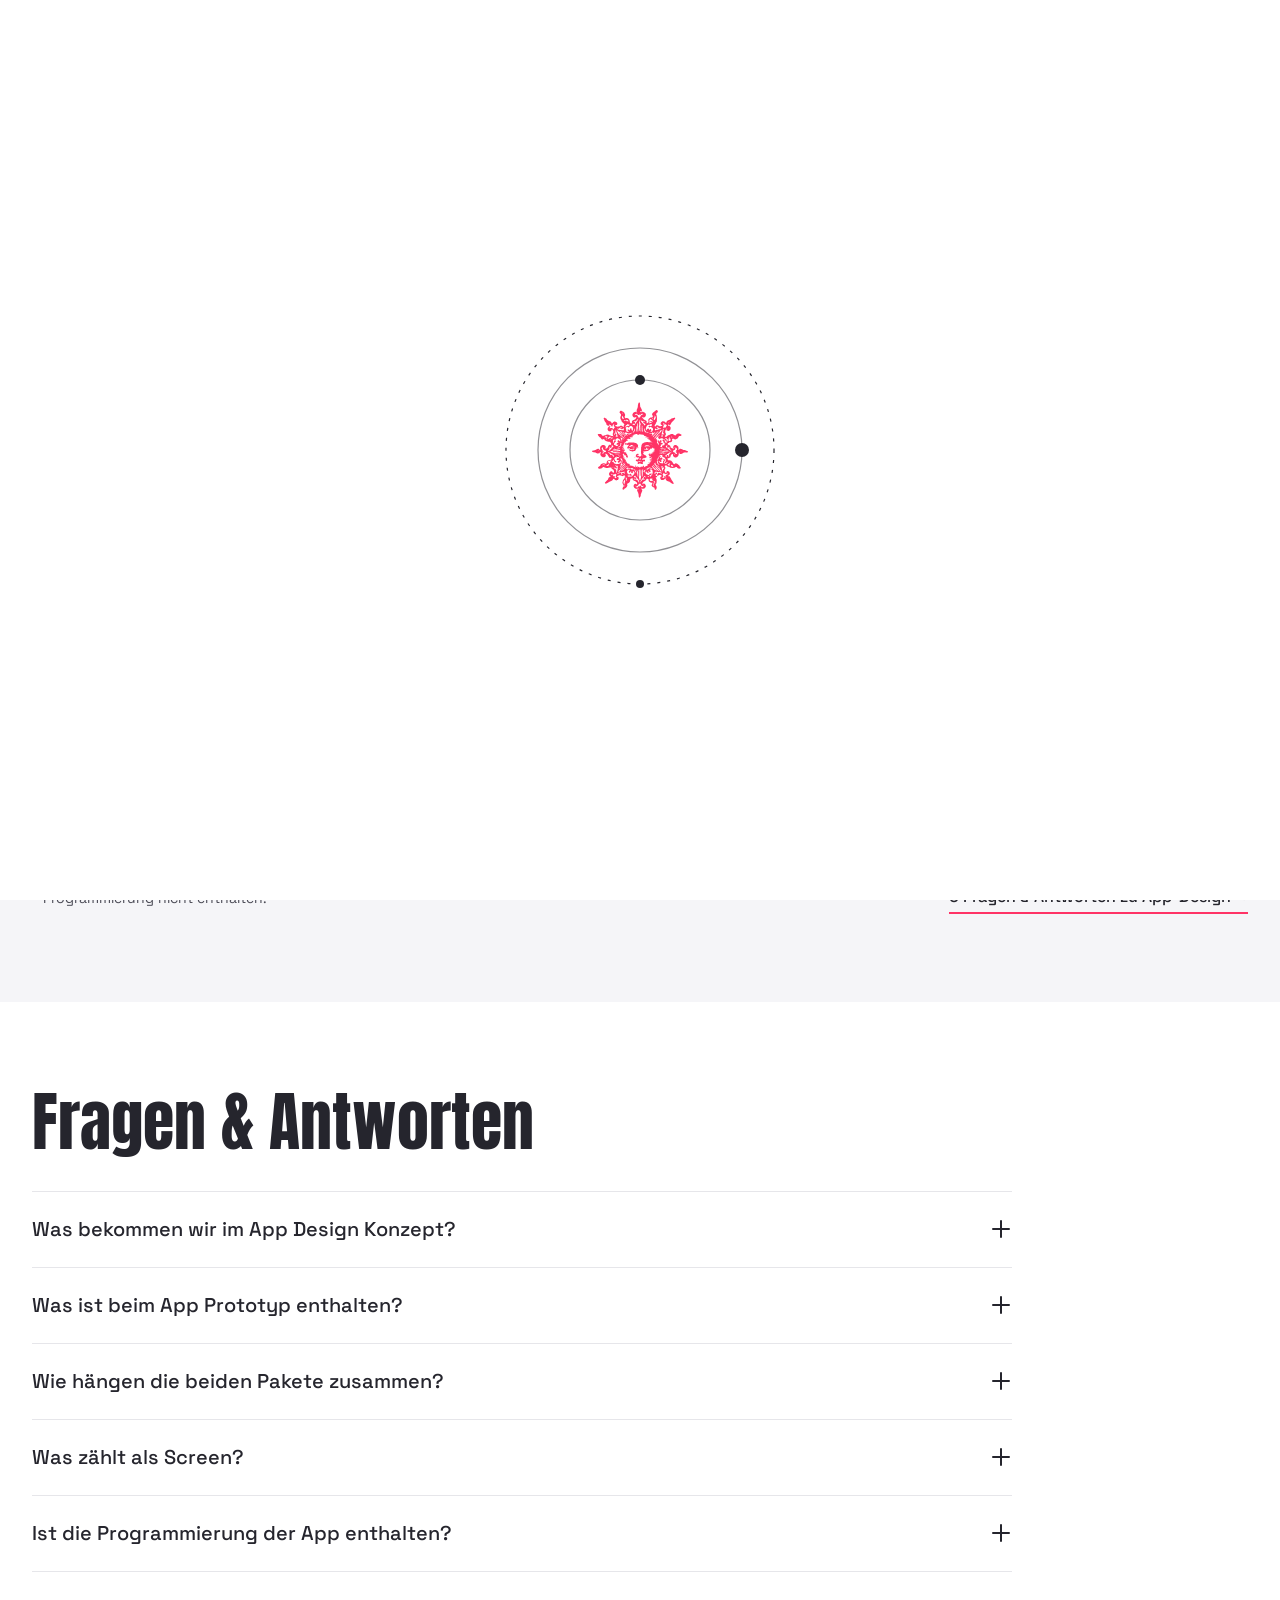
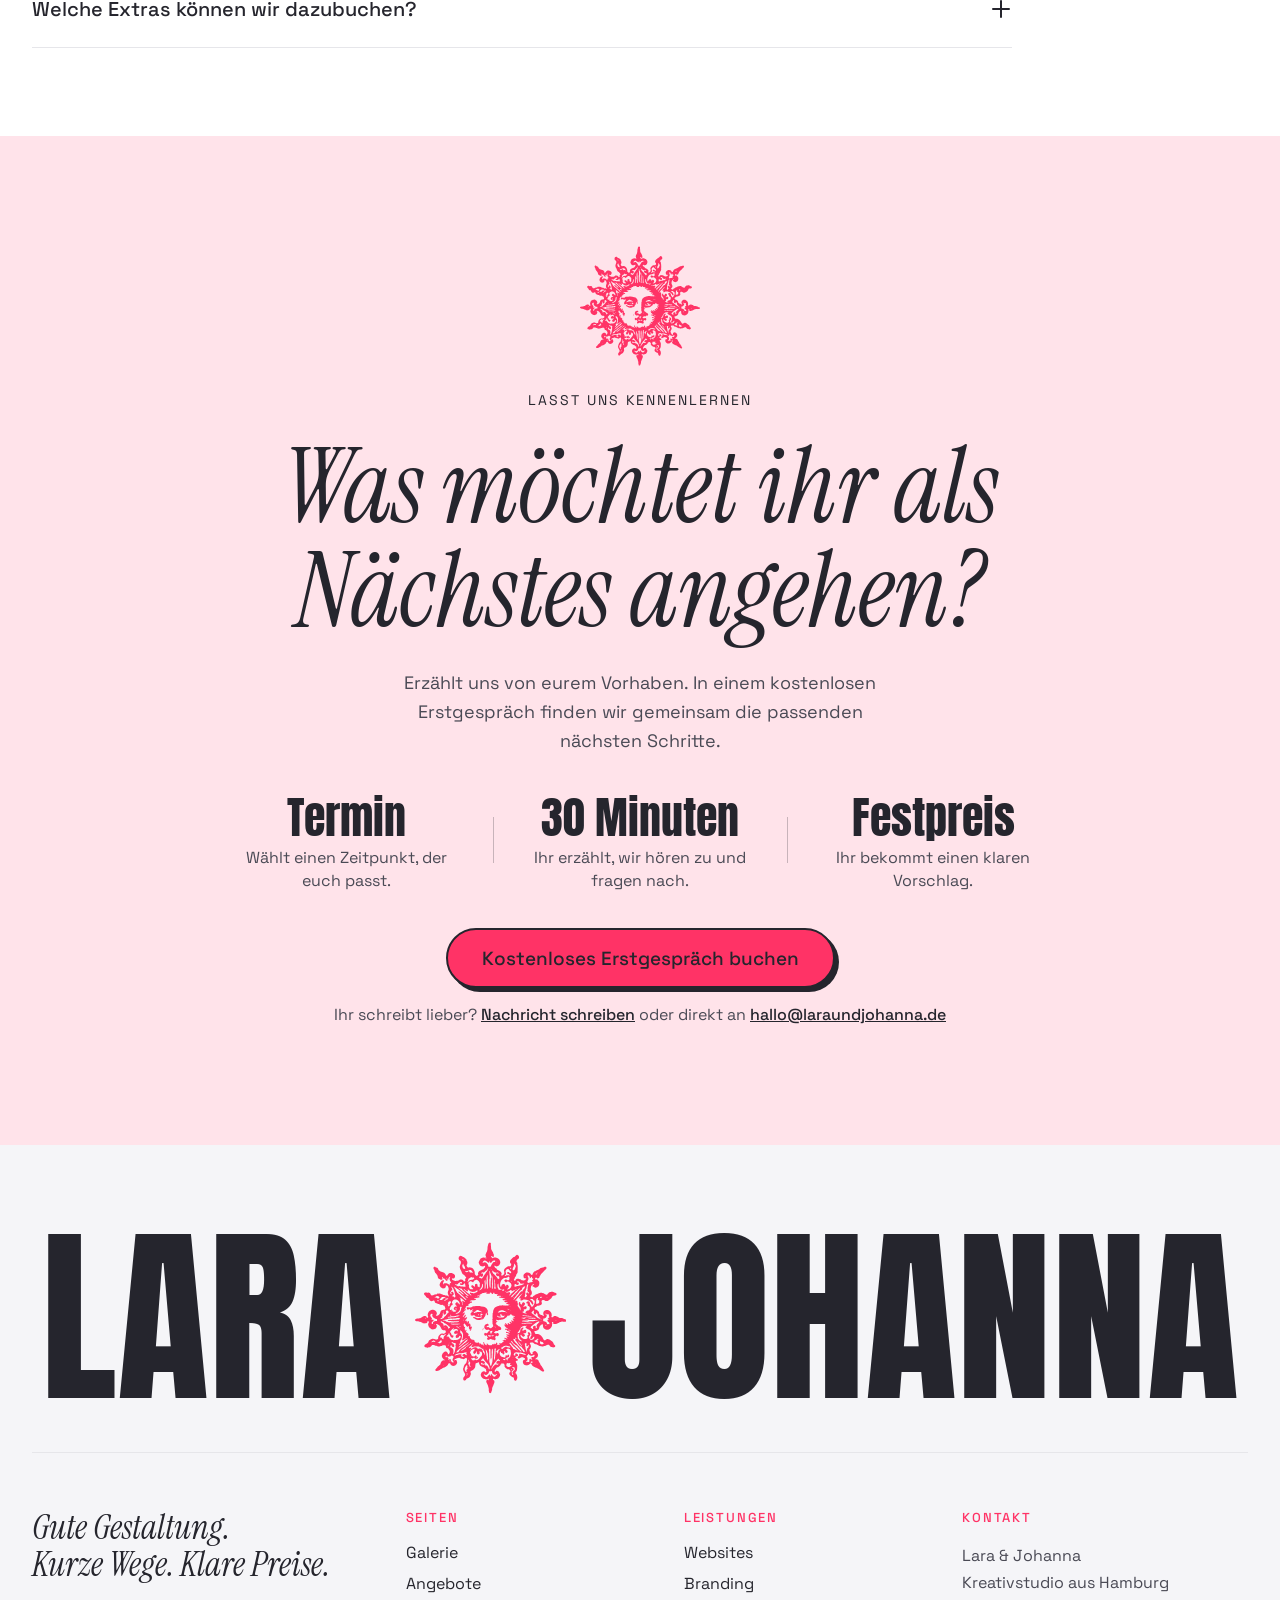
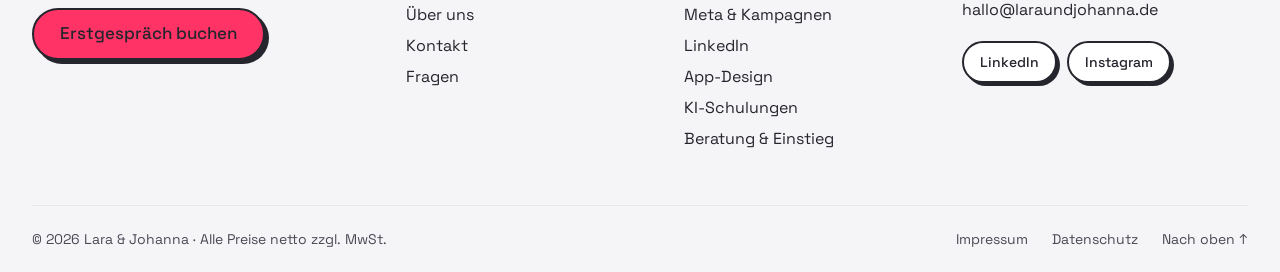
<file: app-design.html>
<!DOCTYPE html>
<html lang="de">
<head>
<meta charset="utf-8">
<meta name="google-site-verification" content="_8En-DYdcZXQuE2vubrbrP5TlVrM1GbT5ZxHPeItJPA">
<meta name="viewport" content="width=device-width, initial-scale=1">
<title>App-Design · Lara &amp; Johanna</title>
<meta name="description" content="Konzept, Moods und klickbare Prototypen">
<meta name="theme-color" content="#FFFFFF">
<meta property="og:type" content="website">
<meta property="og:title" content="App-Design · Lara &amp; Johanna">
<meta property="og:description" content="Konzept, Moods und klickbare Prototypen">
<meta property="og:image" content="https://laraundjohanna.de/assets/img/lara-und-johanna.jpg">
<meta property="og:url" content="https://laraundjohanna.de/app-design">
<link rel="canonical" href="https://laraundjohanna.de/app-design">
<link rel="icon" href="assets/favicon.svg" type="image/svg+xml">
<link rel="preload" href="assets/fonts/anton-latin.woff2" as="font" type="font/woff2" crossorigin>
<link rel="stylesheet" href="css/style.css?v=20261118-siegel2">
<link rel="stylesheet" href="css/booking.css">
<link rel="stylesheet" href="css/service.css?v=20261118-leistungsseiten">
<script>
/* Ladeanimation einmal pro Besuch; Ende spätestens nach 6 s, auch wenn etwas hängt */
(function () {
  var h = document.documentElement;
  try { if (sessionStorage.getItem('lj-geladen')) return; sessionStorage.setItem('lj-geladen', '1'); } catch (e) {}
  h.classList.add('has-loader', 'is-loading');
  var start = Date.now(), fertig = false;
  function ende() {
    if (fertig) return; fertig = true;
    var l = document.getElementById('loader');
    h.classList.remove('is-loading');
    if (l) { l.classList.add('is-done'); setTimeout(function () { l.remove(); h.classList.remove('has-loader'); }, 1000); }
  }
  window.addEventListener('load', function () { setTimeout(ende, Math.max(0, 1800 - (Date.now() - start))); });
  setTimeout(ende, 6000);
})();
</script>
</head>
<body data-service="app-design">
<a class="skip" href="#inhalt">Zum Inhalt springen</a>
<div class="site theme-tag" id="site">
<script>try{if(localStorage.getItem('lj-modus')==='nacht'){var s=document.getElementById('site');s.classList.replace('theme-tag','theme-nacht');s.style.setProperty('--coin-rot','180deg');document.body.classList.add('is-nacht')}}catch(e){}</script>

<!-- Logo-Symbole (Sonne & Mond) -->
<svg class="sym-sprite" width="0" height="0" aria-hidden="true" focusable="false"><defs>
<symbol id="lj-sonne" viewBox="0 0 679.3 674.3"><path fill-rule="evenodd" fill="currentColor" d="M335.3 674.0C333.8 673.7 332.4 672.3 332.2 670.7C332.0 670.0 331.7 668.6 331.3 667.5C331.0 666.4 330.7 664.9 330.7 664.3C330.7 663.7 330.5 662.7 330.3 662.2C330.0 661.4 330.0 660.4 330.2 658.5C330.5 656.7 330.4 655.4 330.1 654.0C329.8 652.2 329.6 651.7 328.5 648.2C328.3 647.2 327.9 645.9 327.8 645.2C327.5 643.5 326.7 640.3 326.4 639.8C326.2 639.6 325.8 638.8 325.5 637.8C324.9 636.1 321.6 629.2 321.1 628.5C320.9 628.3 320.5 627.4 320.2 626.5C319.8 625.6 319.4 624.7 319.3 624.5C318.8 623.9 319.0 620.3 319.6 618.7C320.0 617.9 320.4 616.8 320.5 616.3C320.8 614.9 323.1 612.7 324.3 612.7C325.4 612.7 326.5 613.9 327.0 615.6C327.6 618.0 329.7 615.8 329.9 612.5C330.1 610.5 330.0 610.4 329.2 609.8C328.3 609.2 328.2 609.2 327.0 609.9C326.3 610.3 324.7 610.8 323.5 611.0C322.3 611.1 321.0 611.6 320.4 612.0C319.1 613.0 315.9 613.0 314.3 612.1C313.5 611.5 312.6 611.3 311.0 611.3C307.8 611.3 306.3 610.5 301.8 606.5C300.9 605.8 300.0 604.7 299.8 604.2C299.5 603.6 298.7 602.5 298.0 601.7C296.7 600.1 295.6 597.6 294.8 594.6C293.9 591.1 294.1 590.1 296.4 585.4C297.8 582.5 298.2 582.0 300.2 579.8C305.0 574.4 312.6 574.3 314.8 579.6C315.6 581.3 316.2 581.3 318.0 579.5C319.7 577.9 319.7 577.8 319.6 576.2C319.4 574.5 319.0 573.0 318.1 571.2C317.2 569.4 317.1 566.9 318.0 566.2C318.9 565.4 318.9 564.3 318.0 564.3C317.6 564.3 317.2 564.7 317.0 565.2C316.4 566.7 315.4 566.2 312.0 562.7C308.5 559.1 307.3 558.3 304.8 558.3C303.1 558.3 302.3 557.9 298.5 555.1C297.2 554.2 295.4 553.0 294.5 552.6C292.1 551.4 288.7 547.4 288.7 545.8C288.7 545.4 288.3 544.5 287.8 543.7C287.1 542.4 286.9 541.7 286.9 538.8C286.9 537.0 286.7 535.4 286.5 535.3C286.4 535.2 284.8 535.8 283.0 536.7C281.3 537.6 279.6 538.3 279.3 538.3C279.0 538.3 278.0 538.7 277.1 539.2C276.2 539.6 274.9 540.0 274.2 540.0C273.1 540.0 272.9 540.1 271.8 541.8C270.9 543.3 270.7 543.9 270.8 544.8C270.9 545.3 270.9 546.6 270.6 547.5C270.4 548.4 270.2 549.9 270.1 550.8C269.7 557.2 269.3 558.9 267.6 561.8C264.3 567.3 260.2 570.9 255.3 572.7C254.2 573.1 253.2 573.6 253.1 573.7C253.0 573.9 252.5 574.0 251.8 574.0C250.1 574.0 249.1 575.4 248.8 578.5C248.7 579.8 248.7 581.1 248.8 581.4C249.2 581.9 250.0 585.6 250.2 587.4C250.4 588.9 249.2 592.8 248.2 594.0C247.7 594.5 246.7 597.4 246.7 598.0C246.7 599.6 238.6 606.8 235.5 607.9C232.8 608.8 228.7 612.1 228.7 613.2C228.7 614.0 226.9 615.9 225.4 616.7C224.1 617.5 223.4 617.6 221.5 617.7C219.3 617.7 219.2 617.6 218.0 616.3C216.4 614.7 215.9 613.0 215.9 609.2C215.9 605.7 216.5 604.2 219.6 600.5C220.6 599.4 221.3 598.4 221.3 598.3C221.3 598.1 221.8 597.4 222.5 596.8C223.1 596.0 223.7 595.0 223.8 594.2C223.9 593.4 224.1 592.3 224.2 591.7C224.6 589.6 223.7 586.1 222.5 584.6C221.8 583.9 221.3 583.1 221.3 583.0C221.3 582.9 220.7 581.7 219.9 580.5C219.2 579.2 218.3 577.5 217.9 576.8C217.6 576.0 217.2 575.3 217.0 575.2C216.8 575.1 216.7 574.4 216.7 573.8C216.7 573.2 216.5 572.2 216.2 571.7C215.2 569.8 214.9 564.5 215.8 563.2C216.5 562.1 217.3 559.6 217.5 557.8C217.9 555.4 219.3 551.5 221.2 548.0C222.6 545.3 223.2 544.6 225.9 542.3C228.8 539.7 229.7 538.5 229.7 537.0C229.7 536.7 229.9 536.2 230.1 536.0C230.4 535.8 230.7 534.9 230.8 534.1C231.1 531.1 231.6 529.1 232.5 527.2C233.2 525.8 233.3 525.2 233.0 524.9C232.8 524.7 232.7 523.7 232.7 522.7C232.7 521.5 232.5 520.5 232.2 520.1C231.9 519.8 231.7 519.3 231.7 519.0C231.7 518.0 229.9 516.0 229.1 516.0C228.2 516.0 226.4 517.0 224.9 518.3C223.5 519.6 220.9 520.9 218.6 521.5L216.5 522.1L214.2 521.0C212.5 520.2 211.5 520.0 209.9 520.0C208.7 520.0 207.7 519.9 207.5 519.7C207.3 519.5 206.6 519.2 206.0 519.0C203.3 518.2 200.9 517.3 199.8 516.6C197.8 515.4 191.4 516.4 188.1 518.4C187.3 518.9 186.7 519.0 185.9 518.8C184.9 518.6 184.4 518.8 183.0 519.7C182.1 520.3 180.7 521.1 179.9 521.5C178.1 522.4 175.7 525.8 176.2 526.6C176.9 527.7 177.6 527.8 178.9 526.9C181.2 525.4 183.5 525.4 185.3 527.1C186.4 528.1 187.7 530.8 187.7 531.9C187.7 532.5 187.9 533.6 188.2 534.3C188.8 536.1 188.8 537.6 188.2 539.2C187.9 539.9 187.6 540.9 187.5 541.5C187.0 544.0 182.8 548.6 179.8 550.0C175.5 552.0 169.8 552.7 167.4 551.5C166.9 551.3 165.8 550.7 165.0 550.3C162.6 549.3 159.4 546.1 158.9 544.2C158.3 541.9 155.8 539.6 154.3 539.9C150.2 540.6 148.4 541.8 148.4 543.9C148.4 547.1 143.4 553.6 140.6 554.1C139.9 554.2 139.2 554.6 138.8 555.0C138.1 555.8 134.1 558.0 131.8 558.8C130.9 559.2 130.0 559.5 129.8 559.7C129.1 560.2 126.0 561.0 124.9 561.0C123.7 561.0 122.8 561.6 119.6 564.5C118.7 565.3 117.7 566.1 117.2 566.2C115.7 566.6 114.1 567.5 112.1 568.9C108.7 571.3 102.9 574.3 101.7 574.3C101.3 574.3 100.5 574.6 99.9 574.9C98.8 575.4 97.8 575.4 94.2 574.6C90.9 573.9 89.9 571.3 91.5 568.1C92.6 566.2 93.4 565.2 95.1 564.1C95.7 563.7 96.7 562.6 97.2 561.8C99.5 557.8 103.4 553.3 105.7 552.2C106.9 551.5 111.4 547.8 111.8 547.1C112.0 546.7 112.5 546.0 113.1 545.4C113.7 544.8 114.0 544.2 113.9 543.8C113.8 543.5 113.9 542.8 114.1 542.2C114.4 541.6 114.7 540.7 114.8 540.0C115.1 538.6 117.0 534.7 118.7 532.3C120.3 530.1 123.2 528.1 125.3 527.7C126.1 527.5 127.1 527.3 127.4 527.2C127.7 527.0 128.4 527.1 129.0 527.3C130.2 527.8 131.0 527.6 132.0 526.3C132.8 525.1 132.6 524.5 130.8 523.8C130.2 523.6 129.1 522.8 128.4 522.2C127.6 521.5 126.7 520.9 126.5 520.7C126.3 520.6 125.4 519.5 124.5 518.3C120.6 513.3 119.1 507.8 120.6 504.7C121.0 504.1 121.3 502.9 121.4 502.1C121.7 499.6 124.4 495.3 126.0 494.8C126.3 494.7 126.8 494.1 127.1 493.4C128.2 491.0 133.4 488.3 137.0 488.2C139.0 488.2 141.1 489.0 142.3 490.2C143.0 490.8 144.0 491.5 144.7 491.8C147.1 492.7 148.1 495.5 147.2 498.8C146.2 502.4 152.7 498.7 154.6 494.6C155.7 492.3 156.2 488.6 155.6 487.5C155.4 487.2 155.3 486.2 155.3 485.4C155.3 484.2 155.1 483.8 154.3 483.0C152.1 480.9 149.8 477.7 149.2 475.9C148.9 474.8 148.5 474.0 148.4 474.0C143.6 473.8 141.4 473.0 140.7 471.4C140.4 470.8 140.0 470.2 139.7 470.0C139.2 469.8 139.0 469.1 138.9 467.4C138.8 465.4 138.6 464.8 137.6 463.3C135.5 460.2 135.6 460.2 130.4 460.2C125.3 460.2 123.7 460.5 120.9 462.0C119.9 462.5 118.6 463.0 118.1 463.0C116.9 463.0 113.8 463.8 113.2 464.3C112.5 464.9 104.9 465.5 103.3 465.1C102.5 464.9 101.2 464.5 100.3 464.3C99.5 464.1 98.2 463.6 97.3 463.2C96.5 462.8 94.9 462.3 93.9 462.2C92.4 462.0 91.1 461.5 89.0 460.3C85.3 458.3 83.9 457.9 81.4 458.3C80.4 458.5 78.9 458.7 78.2 458.7C76.6 458.7 75.2 459.5 74.8 460.7C74.7 461.1 74.0 462.0 73.2 462.9C69.0 467.5 67.1 468.6 63.8 468.4C61.8 468.3 61.6 468.4 57.1 470.4C55.1 471.2 54.6 471.2 51.9 469.8C50.2 469.0 49.1 468.7 48.0 468.7C44.4 468.7 41.7 466.3 41.7 463.2C41.7 459.6 48.4 453.1 53.4 451.9C55.3 451.4 60.3 445.4 60.3 443.5C60.3 441.7 63.7 436.9 65.3 436.5C65.8 436.4 66.7 435.9 67.3 435.4C71.6 432.0 80.9 429.6 83.7 431.2C84.1 431.4 84.9 431.6 85.3 431.7C85.8 431.7 87.8 432.2 89.7 432.8C94.3 434.3 95.4 434.4 98.1 433.9C100.1 433.4 100.7 433.2 102.0 431.9L103.5 430.4L103.6 427.1C103.6 424.9 103.8 423.7 104.2 423.1C104.4 422.7 104.7 422.2 104.7 422.0C104.7 420.6 107.3 416.3 109.5 414.1C114.9 408.8 120.5 406.6 125.0 408.0C127.8 408.8 128.2 408.8 129.3 408.0C129.8 407.6 131.8 406.5 133.7 405.5L137.2 403.8L137.1 402.3C137.0 401.5 137.2 400.2 137.7 399.0C138.6 396.6 138.2 395.6 135.7 393.6C133.9 392.2 133.9 392.2 132.5 392.6C129.6 393.4 126.3 392.9 123.5 391.2C121.7 390.1 118.6 387.0 118.0 385.7C117.8 385.2 117.5 384.6 117.3 384.3C117.1 383.9 117.0 383.3 117.0 382.9C117.0 381.6 114.5 377.0 112.8 375.2C112.0 374.2 111.0 372.9 110.6 372.1C109.2 369.2 100.8 364.3 97.2 364.3C94.5 364.3 92.3 366.0 93.8 366.9C94.1 367.1 95.1 367.9 96.0 368.8C97.5 370.3 97.6 370.4 97.8 372.7C98.1 375.7 97.5 377.9 95.4 381.4C93.7 384.4 93.5 384.6 90.8 385.9C87.6 387.5 86.4 388.0 85.4 388.0C84.9 388.0 84.2 388.2 83.8 388.5C83.1 389.1 78.5 389.2 78.2 388.7C78.1 388.5 77.6 388.3 77.2 388.3C76.1 388.3 72.5 386.5 71.5 385.4C71.1 384.9 69.7 384.0 68.5 383.3C64.3 381.2 60.2 375.5 59.8 371.3C59.7 370.5 59.4 369.5 59.1 369.0C58.0 367.3 59.2 361.9 61.4 359.1C61.8 358.5 61.9 357.9 61.8 356.4C61.5 353.5 61.4 353.1 60.4 352.7C58.3 351.9 57.6 352.0 55.9 353.0C54.3 354.0 54.0 354.6 54.8 355.3C56.9 357.0 51.7 361.0 47.4 361.0C46.8 361.0 45.8 361.2 45.3 361.5C44.1 362.1 38.5 362.1 36.8 361.4C36.3 361.2 35.4 360.9 34.9 360.8C34.5 360.7 32.5 359.6 30.6 358.4C27.3 356.2 24.0 355.0 21.4 355.0C21.0 355.0 20.6 354.9 20.5 354.7C20.4 354.5 19.6 354.3 18.7 354.1C17.9 354.0 17.0 353.8 16.8 353.6C16.3 353.2 13.3 352.7 9.8 352.4C5.2 352.0 0.5 349.6 0.1 347.5C-0.3 345.3 2.1 342.0 4.0 342.0C4.6 342.0 5.5 341.8 6.1 341.5C8.9 340.4 10.6 340.0 13.5 340.0C15.5 340.0 16.8 339.8 17.3 339.5C17.8 339.2 18.5 339.0 19.0 339.0C19.4 339.0 20.4 338.8 21.3 338.5C22.1 338.3 23.7 337.8 24.8 337.4C26.2 337.0 27.9 336.1 30.5 334.1C32.5 332.6 35.0 331.1 36.0 330.7C37.0 330.3 38.3 329.7 38.9 329.5C41.7 328.3 48.2 329.2 50.2 331.0C50.7 331.6 51.4 332.0 51.5 332.0C52.3 332.0 53.4 333.6 53.2 334.5C53.1 335.0 52.9 335.7 52.8 336.1C52.4 337.9 55.2 337.4 57.7 335.3C59.0 334.2 59.3 333.7 59.2 333.2C59.1 332.8 58.7 331.4 58.4 330.1C58.0 328.8 57.6 327.5 57.4 327.1C56.3 325.0 57.5 317.0 59.4 314.3C59.7 313.9 60.1 312.8 60.4 311.9C61.3 308.4 67.5 303.4 71.5 302.8C72.4 302.7 73.3 302.5 73.5 302.3C74.0 301.9 77.4 301.3 80.3 301.1C82.6 300.9 83.4 301.2 89.4 304.2C93.3 306.1 94.5 307.4 96.5 311.5C97.4 313.3 97.7 314.4 97.8 316.7C98.1 320.2 97.7 321.2 95.5 323.3C93.6 325.1 93.5 326.2 95.4 327.2C97.0 328.0 99.0 327.8 101.9 326.3C103.3 325.6 104.6 325.0 104.8 325.0C105.0 325.0 106.1 324.2 107.3 323.1C109.8 321.0 112.7 316.2 112.7 314.1C112.7 313.5 113.0 312.4 113.3 311.8C113.7 311.1 114.0 310.2 114.0 309.9C114.0 308.5 117.2 304.6 119.7 303.0C123.4 300.6 127.5 299.8 131.2 300.9C131.8 301.0 132.4 300.7 133.7 299.4C136.0 297.2 136.9 294.4 135.7 292.8C135.4 292.3 134.9 291.2 134.7 290.4C134.5 289.6 133.8 288.0 133.3 286.8C132.7 285.5 132.2 284.2 132.3 283.8C132.4 283.1 132.3 283.0 130.8 283.2C129.3 283.4 129.3 283.4 127.4 281.6C124.1 278.4 123.3 278.2 118.8 279.1C115.3 279.7 113.4 279.2 108.7 276.5C107.3 275.7 106.0 275.2 104.4 275.0C101.9 274.6 101.3 274.4 98.8 272.8C97.9 272.2 96.6 271.7 95.8 271.5C92.0 270.8 88.0 266.6 88.0 263.3C88.0 261.8 86.2 260.2 84.1 259.7C82.4 259.4 81.9 259.5 80.5 260.5C75.1 264.6 66.9 261.8 63.7 255.0C63.1 253.8 62.7 252.5 62.7 252.1C62.7 250.6 59.7 248.5 56.8 248.0C53.0 247.4 50.6 245.4 48.4 240.6C47.9 239.7 47.1 238.7 46.6 238.3C42.6 235.3 40.1 231.5 40.5 228.8C40.8 226.1 42.0 224.9 45.3 223.8C48.1 222.8 49.6 222.8 51.8 223.9C54.2 225.0 57.8 225.3 59.3 224.5C60.6 223.9 61.3 223.9 63.6 224.6C66.8 225.6 69.1 228.2 70.2 232.1C70.6 233.2 71.1 234.0 72.4 235.2L74.1 236.7L77.1 236.6C80.6 236.4 81.1 236.3 86.2 233.7L89.9 231.9L92.8 232.1L95.6 232.3L97.9 230.6C100.8 228.5 102.0 228.1 103.7 228.7C104.8 229.0 105.0 229.0 105.7 228.5C106.6 227.9 110.3 227.8 111.4 228.4C112.2 228.8 113.2 229.1 117.2 229.8C118.7 230.1 120.8 230.9 123.5 232.3C127.0 234.1 127.7 234.3 129.4 234.3C131.1 234.3 131.7 234.5 134.1 235.9L136.8 237.5L140.4 237.4L143.9 237.3L146.2 238.7C150.0 241.0 150.2 241.1 150.8 240.9C152.2 240.3 151.6 237.3 149.7 235.5C148.9 234.8 147.7 231.2 147.7 229.7C147.7 229.2 147.4 228.3 147.2 227.8C146.5 226.5 146.5 222.5 147.2 221.3C147.4 220.9 147.6 220.1 147.7 219.5C147.7 219.0 148.0 218.0 148.3 217.4C150.5 213.4 151.5 207.6 150.5 205.1C150.2 204.5 150.0 203.6 150.0 203.2C150.0 202.8 149.7 202.0 149.4 201.3C149.0 200.7 148.7 199.6 148.6 198.9C148.3 197.5 146.0 193.6 144.9 192.9C144.0 192.3 140.1 191.8 138.9 192.1C137.7 192.4 137.3 193.6 137.9 195.6C138.3 197.3 138.3 197.5 137.6 199.0C136.8 200.9 133.8 203.9 132.4 204.2C131.9 204.3 131.0 204.6 130.5 204.8C128.8 205.5 126.6 205.7 125.0 205.3C124.2 205.1 122.9 204.8 122.2 204.7C119.6 204.2 114.5 200.3 113.8 198.3C113.7 197.9 113.2 197.0 112.8 196.5C112.4 196.0 112.0 195.0 111.8 194.4C111.7 193.8 111.5 193.3 111.3 193.1C109.9 192.3 109.7 188.2 111.0 185.7C111.3 185.1 111.5 184.3 111.4 184.1C111.4 183.9 111.6 183.0 112.0 182.2C112.4 181.4 112.7 180.5 112.7 180.2C112.7 180.0 113.0 179.5 113.4 179.1C113.8 178.8 114.8 177.5 115.6 176.2C117.6 173.1 119.3 171.5 121.5 170.4C122.4 170.0 123.8 169.3 124.7 168.8C126.6 167.8 127.4 167.8 128.3 168.8C129.1 169.7 129.4 172.4 128.7 173.6C128.6 173.9 128.3 174.8 128.2 175.5C128.0 176.5 127.5 177.2 126.3 178.4C124.6 179.9 124.6 180.0 124.7 181.4C124.9 183.2 126.1 185.3 126.9 185.3C127.2 185.3 127.8 184.9 128.2 184.4C129.0 183.1 130.9 182.0 132.4 182.0C140.3 181.9 141.2 182.0 146.3 184.5C151.5 186.9 152.1 187.5 151.9 189.4C151.6 190.8 152.1 192.0 152.8 192.0C153.6 192.0 153.7 191.5 153.3 190.4C152.8 189.2 153.5 188.1 155.0 187.9C155.6 187.9 155.8 187.7 155.7 187.2C155.7 186.8 155.5 186.0 155.4 185.4C155.1 183.3 158.2 180.2 160.9 179.9C162.6 179.8 162.7 179.0 161.2 177.3C160.5 176.6 160.0 175.9 160.0 175.7C160.0 175.6 159.5 174.8 158.8 174.0C158.2 173.2 157.7 172.4 157.7 172.2C157.7 172.1 157.1 170.9 156.5 169.6C155.0 166.6 154.4 160.7 155.5 158.6C155.8 157.9 156.0 157.3 156.0 157.1C156.0 156.9 156.5 156.1 157.0 155.2C158.1 153.4 158.1 153.0 156.6 153.0C155.7 153.0 155.1 153.4 153.0 155.7C150.2 158.7 149.6 160.0 149.6 163.6C149.5 165.8 148.7 167.0 147.5 167.0C146.9 167.0 144.7 164.4 144.7 163.7C144.7 162.9 143.8 162.0 143.0 162.0C142.6 162.0 142.0 161.7 141.7 161.3C141.3 161.0 140.8 160.7 140.5 160.7C139.5 160.7 140.1 161.9 142.5 164.8C145.7 168.5 146.0 169.4 144.1 170.9C142.3 172.3 141.9 172.3 139.9 170.4C138.9 169.5 137.9 168.6 137.5 168.3C137.1 168.1 136.2 167.0 135.4 165.9C134.6 164.9 133.2 163.2 132.2 162.1C130.6 160.4 130.3 160.2 129.7 160.6C127.8 161.7 124.7 159.2 124.7 156.5C124.7 154.6 122.8 153.7 121.4 154.9L120.7 155.5L121.7 157.0C122.6 158.3 122.7 158.7 122.5 160.2C122.4 161.4 122.5 162.3 122.8 163.1C123.7 165.3 122.9 165.9 118.9 166.2C115.9 166.4 113.9 165.8 111.2 163.9C110.5 163.4 109.6 163.0 109.3 163.0C108.7 163.0 104.9 160.5 103.9 159.4C102.6 158.0 102.0 156.3 101.8 153.6C101.6 151.6 101.3 150.3 100.6 148.9C100.1 147.9 99.7 147.0 99.7 146.9C99.7 146.4 95.7 141.1 92.8 137.8C90.7 135.5 89.7 133.7 88.3 130.5C88.1 130.0 87.6 128.0 87.3 126.3C86.9 123.7 86.5 122.8 85.8 121.8C85.2 121.1 84.7 120.3 84.6 120.0C84.4 119.7 84.0 118.8 83.5 118.0C82.2 115.7 82.3 111.8 83.7 110.2C85.1 108.6 88.4 107.8 90.1 108.7C90.5 108.9 91.5 109.7 92.3 110.3C93.5 111.4 93.9 111.6 95.8 111.7C99.2 111.9 103.7 115.8 103.7 118.5C103.7 120.3 106.4 124.4 108.2 125.3C108.7 125.6 110.1 126.5 111.2 127.3C112.3 128.2 113.8 129.1 114.7 129.4C115.5 129.8 117.0 130.4 117.9 130.9C118.9 131.3 119.9 131.7 120.1 131.7C120.4 131.7 121.7 132.1 124.8 133.4C125.2 133.5 126.2 133.7 127.0 133.8C131.6 134.3 138.5 141.5 137.8 144.9C137.4 147.0 139.7 149.2 141.3 148.4C141.7 148.2 142.3 148.0 142.7 148.0C143.6 148.0 146.6 145.2 147.5 143.3C149.0 140.4 153.1 137.2 155.7 136.8C156.6 136.7 157.4 136.5 157.5 136.3C157.8 135.8 162.5 136.0 163.8 136.5C164.4 136.8 165.6 137.0 166.3 137.0C170.1 137.0 176.6 141.9 178.5 146.2C179.3 147.9 179.4 148.5 179.2 150.8C178.9 155.9 177.8 158.3 175.0 160.0C173.2 161.1 169.0 161.4 167.9 160.5C166.4 159.4 165.0 160.7 165.0 163.0C165.0 164.6 168.6 168.1 170.9 168.8C171.9 169.1 173.0 169.5 173.4 169.8C173.8 170.1 174.4 170.3 174.8 170.3C175.2 170.3 176.1 170.7 176.9 171.2C178.4 172.1 178.7 172.1 182.4 172.0C185.0 172.0 186.7 171.8 187.5 171.5C188.1 171.2 189.0 171.1 189.5 171.2C191.0 171.6 193.7 170.5 196.1 168.6C200.2 165.3 201.2 164.9 205.7 165.1C210.3 165.2 212.6 166.0 214.4 167.8C216.8 170.5 217.7 171.5 217.7 171.7C217.7 171.8 218.1 172.4 218.5 173.0C219.5 174.1 221.0 174.4 221.7 173.5C221.9 173.2 222.7 172.8 223.4 172.7C224.1 172.5 224.7 172.1 224.7 171.9C224.7 171.7 224.8 171.0 224.9 170.5C224.9 170.0 225.1 168.7 225.2 167.8C225.4 166.3 225.3 166.0 224.5 165.1C223.5 163.9 223.5 163.4 224.4 162.2C224.9 161.6 225.4 161.3 226.1 161.3C227.3 161.3 227.8 160.9 228.9 159.1C229.5 158.0 229.5 157.9 228.9 156.9C228.5 156.3 227.9 155.1 227.4 154.2C227.0 153.3 225.7 151.5 224.6 150.3C223.5 149.1 222.4 147.7 222.1 147.2C221.5 146.0 221.3 145.9 219.3 145.1C215.6 143.7 212.2 140.6 211.1 137.7C210.8 136.8 210.4 135.9 210.2 135.7C209.4 134.8 208.3 132.0 208.3 131.0C208.3 128.9 207.3 126.3 205.4 123.4C203.0 119.8 202.0 117.9 201.6 116.2C200.7 112.0 200.6 110.9 200.5 108.5C200.5 105.4 200.9 103.8 202.9 98.8C203.7 96.8 204.7 94.5 205.0 93.7C206.2 90.7 205.2 83.3 203.5 81.7C203.0 81.3 202.4 81.0 202.1 81.0C201.5 81.0 198.5 78.2 196.9 76.0C195.5 74.2 195.5 74.1 195.4 71.2C195.0 60.8 204.2 54.8 210.5 61.3C212.2 63.1 214.0 64.1 216.8 65.0C219.4 65.7 222.4 67.5 223.2 68.9C224.1 70.3 225.4 71.7 225.9 71.7C227.4 71.7 230.3 75.7 231.0 78.9C231.3 80.2 232.4 82.8 234.1 86.2C235.0 87.8 234.0 96.5 233.0 97.2C232.8 97.3 232.7 97.6 232.7 97.8C232.7 98.1 232.2 99.0 231.6 99.8L230.6 101.3L231.2 103.2C231.5 104.3 232.2 105.9 232.7 106.8C233.2 107.6 233.7 108.5 233.7 108.7C233.7 108.8 234.5 109.6 235.5 110.5C237.2 112.0 237.3 112.0 239.6 112.0C241.3 112.0 242.0 111.9 242.4 111.4C244.1 109.3 247.2 109.6 252.0 112.3C252.5 112.6 253.5 113.0 254.4 113.3C260.5 115.5 267.8 127.4 267.7 135.3C267.6 140.8 267.8 141.7 268.8 142.6C269.4 143.0 270.3 144.2 270.9 145.1C271.6 146.3 272.3 147.0 273.2 147.4C273.9 147.8 274.8 148.4 275.2 148.7C276.2 149.6 277.1 149.4 279.4 147.4C280.4 146.5 281.7 145.4 282.3 145.0L283.5 144.1L282.7 142.4C280.3 136.7 284.5 129.3 292.5 125.4C296.9 123.2 301.9 121.0 302.9 120.8C304.9 120.4 305.7 119.9 307.7 117.6C311.8 112.9 314.2 108.2 313.8 105.4C313.6 103.5 312.9 103.1 311.8 104.3C309.6 106.8 301.8 108.0 297.7 106.4C293.8 105.0 289.8 101.3 288.3 97.7C287.9 96.9 287.1 95.1 286.5 93.8C285.1 90.9 284.9 88.5 286.0 86.4C286.3 85.7 286.7 84.9 286.7 84.6C286.7 83.6 289.2 78.0 290.4 76.4C291.1 75.5 291.7 74.6 291.7 74.5C291.7 73.8 293.5 71.9 294.8 71.3C300.5 68.3 308.3 66.5 310.9 67.7C312.2 68.3 312.5 68.3 313.1 67.8C313.5 67.6 314.1 67.3 314.6 67.3C315.1 67.3 315.7 66.8 316.6 65.5L318.0 63.6L317.3 62.1C317.0 61.2 316.5 60.1 316.2 59.5C315.3 57.7 315.5 54.9 316.9 51.7C317.5 50.1 318.2 48.3 318.4 47.7C318.8 46.2 319.9 44.1 320.8 42.8C321.8 41.5 322.6 39.0 322.9 36.7C323.0 35.7 323.4 33.9 323.8 32.8C324.2 31.6 324.5 29.7 324.5 28.0C324.6 26.4 324.7 23.5 324.8 21.5C324.9 18.1 325.3 16.3 326.5 13.0C327.0 11.5 327.7 8.8 327.7 8.0C327.7 7.2 329.8 3.1 330.8 2.1C331.2 1.6 332.2 1.0 333.0 0.6C335.4 -0.5 338.1 0.8 339.3 3.6C340.1 5.4 340.2 7.1 339.5 8.5C338.9 9.6 338.8 12.0 339.4 12.6C340.1 13.3 340.4 15.6 340.5 21.6C340.7 28.3 340.9 29.2 343.0 33.7C344.3 36.4 344.5 36.8 346.7 40.5C349.0 44.3 350.3 47.2 350.3 48.0C350.3 48.3 350.7 49.1 351.1 49.6C352.5 51.2 353.1 53.2 353.1 55.8C353.0 57.1 353.0 59.2 353.0 60.5C352.9 65.3 350.2 66.9 347.7 63.6C347.1 62.9 346.4 62.3 346.2 62.3C346.0 62.3 345.2 61.9 344.5 61.3C343.0 60.1 341.9 60.1 341.1 61.2C340.6 61.9 340.6 62.1 341.3 63.2C341.7 63.8 342.0 64.6 342.0 64.8C342.0 65.2 343.4 67.1 345.4 69.2C345.8 69.7 346.3 70.0 346.7 70.0C347.8 70.0 351.1 69.0 351.7 68.5C352.0 68.2 352.5 68.0 352.9 68.0C353.2 68.0 353.9 67.7 354.5 67.3C355.7 66.5 360.0 66.4 361.3 67.2C361.8 67.4 362.6 67.6 363.2 67.7C365.0 67.7 370.1 69.9 372.0 71.5C373.0 72.3 374.2 73.2 374.7 73.5C377.2 74.8 380.2 79.6 380.6 82.9C380.8 84.0 381.1 85.2 381.3 85.6C381.6 86.3 381.7 87.3 381.5 89.8C381.4 92.9 381.2 93.4 379.8 96.3C376.8 102.5 374.3 104.6 367.7 106.3L365.0 107.0L363.1 106.3C360.9 105.5 359.1 104.4 358.4 103.5C357.4 102.3 355.3 103.8 355.3 105.8C355.3 108.4 359.2 113.4 362.7 115.2C364.6 116.2 365.4 117.1 366.3 119.2C367.2 121.3 368.9 123.0 370.0 123.0C370.5 123.0 371.1 123.2 371.5 123.4C371.9 123.7 372.9 124.2 373.8 124.5C375.8 125.2 379.1 127.2 381.1 128.8C381.9 129.4 382.8 130.1 383.3 130.3C383.7 130.5 384.5 131.5 385.0 132.5C385.6 133.5 386.3 134.5 386.6 134.8C388.0 135.7 388.4 137.8 387.5 139.9C387.2 140.5 387.0 141.4 387.0 141.9C387.0 142.3 386.7 143.3 386.3 144.0C385.4 145.8 385.5 146.1 386.8 147.1C388.3 148.2 389.2 148.2 390.9 147.1C392.5 146.0 394.2 145.1 395.4 144.8C395.9 144.7 396.3 144.4 396.3 144.2C396.3 143.9 396.8 143.1 397.4 142.4C399.2 140.4 399.7 139.6 399.7 138.4C399.7 137.9 399.8 137.3 400.0 137.1C400.3 137.0 400.3 136.5 400.2 135.9C400.1 135.3 399.8 133.9 399.7 132.8C399.1 128.9 398.8 127.5 398.5 127.0C397.8 125.9 398.3 122.6 399.6 120.2C402.2 115.5 410.7 108.1 414.9 107.0C417.3 106.4 420.9 106.2 422.5 106.6C423.8 107.0 424.2 106.9 425.2 106.3C425.9 106.0 426.7 105.7 426.9 105.7C427.3 105.7 428.7 104.3 428.7 103.8C428.7 103.6 429.0 103.0 429.5 102.3C430.3 101.1 430.9 98.3 430.7 96.5C430.6 95.1 430.1 94.3 429.0 93.9C425.9 92.6 424.2 87.1 425.5 82.2C426.1 80.1 430.7 73.9 433.1 72.1C434.1 71.3 435.6 70.0 436.5 69.1C438.2 67.5 441.2 65.6 442.7 65.2C444.1 64.9 448.3 61.3 450.6 58.5C452.8 55.9 455.1 54.3 456.9 54.3C459.2 54.3 464.0 58.1 464.5 60.3C464.7 60.8 464.9 61.5 465.2 61.9C465.8 62.8 466.0 68.4 465.4 69.0C465.3 69.3 465.0 69.9 464.9 70.4C464.6 71.6 461.7 73.9 460.1 74.2C457.4 74.7 455.7 76.7 455.5 79.4C455.5 80.4 455.3 81.4 455.2 81.7C455.0 81.9 454.8 82.9 454.6 83.8C454.5 84.7 454.3 85.7 454.2 86.0C454.0 86.4 454.6 87.3 455.8 88.7C457.9 91.1 458.8 93.2 458.3 94.5C457.9 95.6 457.9 97.2 458.3 98.5C459.5 102.2 459.7 104.7 459.8 113.5C459.8 120.3 459.7 122.8 459.4 123.6C459.1 124.3 459.0 125.2 459.2 126.4C459.9 132.4 459.3 135.7 456.9 138.7C456.3 139.5 455.6 140.5 455.3 140.9C455.0 141.3 454.4 142.1 453.9 142.8C453.1 143.8 452.9 144.4 452.8 146.5C452.6 149.8 452.0 151.0 449.2 153.5C447.2 155.3 447.0 155.6 447.0 156.8C447.0 160.0 446.7 160.7 444.3 162.8C444.0 163.1 443.7 163.7 443.7 164.1C443.7 164.6 443.3 165.4 442.8 166.0L441.9 167.0L442.6 167.9C443.5 169.2 446.7 171.4 447.5 171.3C447.9 171.2 448.9 170.0 450.0 168.4C452.4 164.9 453.1 164.2 454.8 163.5C455.5 163.2 456.7 162.7 457.3 162.5C458.6 161.9 460.0 161.9 461.2 162.4C462.2 162.7 463.9 163.1 467.2 163.6C468.6 163.9 474.3 166.3 476.0 167.3C477.7 168.4 478.7 168.8 480.2 169.1C481.1 169.2 482.5 169.5 483.3 169.6C486.4 170.3 493.1 167.4 496.5 164.1C498.7 162.0 497.1 158.8 494.9 160.5C493.1 161.8 489.0 160.2 487.0 157.5C486.4 156.6 486.2 155.9 486.1 153.9C486.1 152.5 485.9 150.7 485.6 150.0C485.1 148.4 486.1 144.9 487.7 142.4C489.5 139.8 495.2 135.0 496.5 135.0C496.9 135.0 497.6 134.7 498.1 134.3C499.4 133.3 506.2 133.5 508.2 134.6C508.6 134.8 509.5 135.0 510.1 135.0C512.8 135.0 517.5 138.7 518.4 141.5C519.0 143.3 521.2 145.0 522.9 145.0C524.8 145.0 526.5 143.1 526.8 140.6C527.2 137.1 528.9 134.1 532.0 131.4C533.6 130.1 535.2 128.9 535.7 128.8C536.3 128.7 537.1 128.4 537.6 128.2C538.1 127.9 539.2 127.4 540.0 127.0C540.8 126.6 542.3 125.8 543.4 125.2C544.4 124.6 546.8 123.6 548.8 122.9C552.9 121.5 554.9 120.3 558.3 117.3C560.1 115.6 561.1 115.0 562.9 114.4C566.6 113.2 568.7 112.7 569.3 112.7C569.7 112.7 570.5 112.4 571.1 112.2C571.8 111.9 572.7 111.7 573.2 111.7C573.6 111.7 574.4 111.4 574.8 111.2C575.7 110.6 578.2 109.6 581.4 108.6L583.6 107.9L585.4 108.8C588.3 110.2 588.8 111.1 588.5 114.3C588.3 116.5 588.1 117.3 587.3 118.5C586.3 120.0 583.8 122.0 582.9 122.0C582.3 122.0 581.1 123.4 579.0 126.3C577.4 128.7 574.5 131.5 570.5 134.7C566.5 137.8 564.8 139.7 562.5 143.7C559.1 149.5 557.3 153.0 557.3 153.9C557.3 155.7 555.0 158.6 552.9 159.5C552.2 159.8 551.1 160.3 550.6 160.5C548.8 161.5 546.7 160.9 545.6 159.2C545.2 158.5 544.8 158.0 544.6 158.0C544.4 158.0 543.7 157.6 543.1 157.1C541.3 155.8 539.9 156.8 537.5 161.4C536.4 163.6 536.6 164.1 538.9 164.7C539.7 164.9 540.5 165.3 540.7 165.5C541.3 166.3 542.5 166.1 543.4 165.0C545.1 163.1 548.7 164.1 548.7 166.4C548.7 166.9 549.7 168.2 551.6 170.2C554.7 173.4 555.7 174.8 555.7 175.9C555.7 176.3 555.9 177.1 556.2 177.8C556.9 179.5 556.8 183.6 556.0 186.5C555.6 187.8 555.3 189.2 555.3 189.6C555.3 190.5 553.6 194.1 552.4 195.6C547.5 202.1 536.3 204.3 532.7 199.4C532.1 198.4 531.8 198.3 530.2 198.3C527.5 198.3 526.1 196.4 526.4 193.3C526.9 189.3 526.9 189.3 529.7 188.6C532.5 187.9 533.0 187.6 532.5 186.7C532.0 186.0 530.6 185.5 529.5 185.8C529.0 185.9 527.0 187.7 524.8 189.8C520.6 194.0 519.4 195.9 519.2 199.3C519.1 200.3 518.8 202.0 518.6 203.0C517.9 206.9 517.9 209.9 518.6 210.9C519.0 211.4 519.3 212.2 519.3 212.7C519.3 213.2 519.9 214.8 520.6 216.2C522.7 220.3 523.1 221.6 523.2 224.6C523.5 229.7 521.8 233.3 517.4 236.8C516.0 237.9 515.0 238.9 515.0 239.3C515.0 240.2 517.6 242.5 519.2 243.0C519.9 243.2 520.9 243.7 521.3 244.0C522.1 244.5 522.4 244.6 524.2 244.3C525.6 244.1 526.3 244.1 526.9 244.4C527.9 244.9 528.1 244.6 527.6 243.6C527.1 242.4 527.6 240.2 528.5 240.0C528.9 240.0 529.6 239.6 530.1 239.1C530.6 238.7 531.8 238.1 532.7 237.9C533.9 237.5 535.0 236.8 536.8 235.2C539.6 232.6 541.3 231.7 544.0 231.4C545.1 231.2 546.1 231.0 546.4 230.8C546.9 230.3 552.3 227.6 554.0 226.9C557.2 225.6 559.8 224.9 562.2 224.8C563.7 224.8 565.6 224.6 566.5 224.5C568.2 224.3 571.7 225.2 574.3 226.5C574.8 226.8 575.3 227.0 575.6 227.0C575.8 227.0 577.2 227.8 578.7 228.9C580.3 229.9 582.0 230.9 582.7 231.1C583.3 231.3 584.4 231.9 585.1 232.5C586.3 233.6 586.5 233.7 588.8 233.7C591.7 233.7 593.1 232.8 593.7 230.7C593.9 229.9 594.8 228.6 596.8 226.7C599.7 223.7 600.9 223.0 604.8 221.8C605.9 221.5 607.4 221.0 608.1 220.8C608.8 220.5 609.3 220.4 609.3 220.5C609.3 220.6 610.0 220.4 610.7 220.2C613.1 219.3 617.2 220.0 619.5 221.5C619.9 221.8 620.4 222.0 620.7 222.0C621.0 222.0 622.5 222.7 624.1 223.5C625.6 224.3 627.4 225.0 628.0 225.2C632.0 225.9 634.4 229.1 633.3 232.3C632.7 234.3 632.0 235.1 629.8 236.2C627.4 237.5 625.1 238.0 621.9 238.0C620.6 238.0 619.0 238.2 618.3 238.3C616.8 238.7 614.2 241.2 613.9 242.5C613.7 243.1 613.4 243.7 613.2 244.0C613.0 244.3 612.5 245.2 612.2 246.0C611.1 248.6 610.1 249.8 606.3 253.2C604.0 255.3 601.8 256.9 600.5 257.5C599.4 258.1 597.9 258.9 597.3 259.4C594.9 261.5 592.4 262.2 587.5 262.0C583.9 261.9 582.9 261.6 581.2 259.6C579.8 258.0 579.6 257.9 577.6 257.7C576.5 257.5 575.0 257.2 574.4 257.0C573.2 256.6 571.2 257.0 569.4 258.1C566.4 259.9 565.5 264.2 567.3 267.8C568.5 270.2 568.5 270.7 567.9 272.3C566.3 276.5 564.3 278.8 560.1 280.9C556.7 282.7 554.9 283.1 551.1 283.0C547.3 283.0 546.0 283.4 544.9 285.3C543.5 287.4 542.5 288.0 540.3 288.0C538.1 288.0 538.1 288.0 536.3 291.5C534.7 294.6 534.7 294.4 536.2 296.1C536.8 296.8 537.3 297.7 537.3 298.1C537.3 299.7 537.9 300.1 539.8 299.8C542.2 299.6 545.5 301.2 548.7 304.3C549.9 305.4 551.5 307.0 552.4 307.9C554.4 309.8 555.2 311.6 555.5 314.7C555.8 317.8 556.1 318.4 558.6 320.7C561.1 323.0 565.2 324.8 566.8 324.2C568.1 323.8 569.9 324.7 571.5 326.5C572.7 328.0 572.8 328.0 574.8 328.0C576.8 328.0 578.3 327.4 578.3 326.6C578.3 326.5 577.8 325.7 577.1 324.9C574.6 322.1 573.9 320.3 574.2 316.9C574.6 311.8 576.2 308.6 579.9 305.8C582.0 304.2 582.8 303.8 586.4 302.2C588.0 301.5 594.1 301.5 595.3 302.1C595.8 302.4 596.7 302.6 597.2 302.8C600.5 303.4 606.2 308.4 608.9 313.1C609.9 314.7 610.7 316.3 610.7 316.7C610.7 317.1 610.9 317.8 611.2 318.4C611.5 319.0 611.6 319.7 611.5 320.3C611.4 320.9 611.5 321.7 611.9 322.5C612.6 323.9 612.1 328.6 611.2 329.7C610.6 330.3 610.5 331.5 611.0 332.9C611.4 334.1 611.8 334.3 614.3 334.5L616.2 334.7L617.9 332.7C620.5 329.8 622.4 328.9 626.0 328.9C627.7 328.9 629.1 329.0 629.6 329.3C630.0 329.5 631.0 329.8 631.7 330.0C636.0 330.9 640.5 332.9 643.7 335.3C647.1 337.8 647.0 337.7 654.0 337.6C654.6 337.6 655.8 337.7 656.7 337.9C657.5 338.1 659.1 338.5 660.2 338.8C662.4 339.3 663.2 339.6 668.5 342.2C670.6 343.1 672.9 344.0 673.7 344.2C678.3 344.9 680.4 348.0 678.6 351.5C677.7 353.4 677.1 353.8 674.2 354.3C672.5 354.7 671.7 354.7 670.9 354.4C669.4 353.9 667.9 353.9 665.6 354.5C663.8 355.0 663.5 355.0 662.2 354.6C660.3 353.9 658.1 353.7 656.3 354.0C653.7 354.5 650.5 355.4 650.2 355.7C650.0 355.9 649.6 356.0 649.4 356.0C648.7 356.0 646.5 357.1 644.3 358.7C643.3 359.4 641.1 360.5 639.3 361.2C637.6 361.8 635.4 362.8 634.5 363.2C632.1 364.3 630.1 364.7 626.3 364.9L623.2 365.0L620.7 363.7C616.9 361.6 616.5 360.7 618.5 358.9C619.9 357.6 619.8 357.2 618.1 356.5C615.2 355.3 611.2 357.2 612.9 358.9C614.7 360.7 615.2 363.2 614.2 365.0C613.9 365.5 613.7 366.8 613.7 368.0C613.6 373.5 610.7 380.0 606.5 383.9C603.4 386.9 602.1 387.7 598.5 388.9C597.3 389.3 596.0 389.8 595.8 390.0C595.6 390.2 593.9 390.5 592.0 390.6C589.0 390.7 588.6 390.7 587.5 390.0C586.8 389.7 585.7 389.3 585.0 389.3C582.3 389.3 576.1 384.1 574.4 380.4C573.5 378.4 572.7 372.9 572.7 369.0C572.7 365.9 571.8 365.0 569.5 365.8C568.6 366.1 567.5 366.7 567.0 367.0C566.5 367.4 565.6 367.9 565.0 368.1C561.9 369.4 556.7 376.9 556.7 380.0C556.7 380.6 556.5 381.4 556.2 381.9C556.0 382.4 555.6 383.4 555.5 384.2C555.0 387.3 552.0 390.6 547.9 392.6C540.5 396.2 540.7 396.1 537.7 396.2C535.8 396.3 534.8 396.5 534.6 396.7C534.1 397.5 534.3 399.5 535.0 400.5C535.4 401.1 535.7 401.8 535.7 402.1C535.7 402.4 536.0 403.4 536.5 404.2C536.9 405.1 537.5 406.4 537.9 407.1C538.7 409.0 539.9 410.1 540.6 409.8C540.9 409.7 542.9 409.4 545.1 409.3C548.6 409.0 549.1 409.0 550.4 409.6C553.2 410.9 555.5 411.7 556.5 411.9C560.7 412.6 571.2 423.7 573.1 429.5C574.9 434.8 577.7 437.8 580.9 437.8C582.3 437.8 582.6 437.6 584.2 435.9C587.7 432.1 592.9 430.6 596.3 432.3C597.1 432.7 597.9 433.0 598.2 433.0C600.1 433.0 605.3 436.1 607.8 438.6C608.5 439.4 610.1 440.5 611.3 441.2C613.9 442.8 617.7 446.2 618.8 448.1C619.5 449.4 620.2 451.4 621.0 454.5C621.3 455.9 622.7 457.4 623.9 457.8C624.3 457.9 625.4 458.8 626.3 459.8C627.9 461.5 628.0 461.7 628.0 463.4C628.0 466.4 626.6 468.1 623.7 468.5C622.8 468.6 621.8 468.9 621.4 469.2C620.2 470.0 617.9 469.8 615.6 468.7C614.4 468.1 612.8 467.7 612.2 467.7C610.5 467.7 608.4 467.1 607.2 466.2C605.7 465.3 603.7 463.3 603.7 462.8C603.7 462.6 602.7 461.4 601.5 460.1L599.4 457.8L596.4 457.7C593.8 457.6 593.2 457.7 592.2 458.3C591.6 458.7 590.9 459.0 590.7 459.0C590.4 459.0 589.0 459.6 587.5 460.3C581.9 463.0 581.1 463.3 579.3 463.3C578.3 463.3 576.8 463.5 576.0 463.8C574.1 464.6 571.8 465.0 568.7 465.2C566.2 465.4 566.1 465.4 560.0 463.6C557.3 462.8 552.2 460.4 549.3 458.5C548.0 457.7 546.9 457.0 546.7 457.0C546.6 457.0 545.8 456.6 545.0 456.0C543.6 455.2 543.0 455.1 540.1 454.9C535.5 454.6 534.5 454.0 530.8 449.6C528.5 446.8 528.2 446.7 526.0 447.4C525.0 447.7 523.8 447.7 521.1 447.4L517.6 447.0L515.8 448.6C514.8 449.5 514.0 450.4 514.0 450.7C514.0 451.6 515.2 454.3 516.2 455.4C516.6 455.9 517.1 456.8 517.2 457.3C517.3 457.8 517.7 458.7 518.1 459.3C518.4 460.0 518.7 460.9 518.7 461.5C518.7 462.0 518.8 462.8 519.0 463.1C519.1 463.5 519.1 464.3 519.0 465.0C518.8 465.6 518.6 466.9 518.4 467.8C518.0 469.9 516.1 473.8 514.8 475.6C513.1 477.7 511.9 480.0 512.2 480.6C512.3 480.9 512.5 481.9 512.7 482.8C513.1 485.2 514.2 488.2 516.5 492.8C519.5 498.9 522.7 501.2 525.7 499.4C526.8 498.8 526.9 498.3 526.3 495.2C525.9 493.3 526.0 493.1 526.8 491.4C527.8 489.3 529.6 487.8 531.6 487.3C532.4 487.1 533.4 486.7 533.8 486.5C536.1 484.9 539.8 486.4 546.1 491.7C547.1 492.6 549.3 496.4 549.3 497.3C549.3 497.6 549.6 498.3 549.9 498.8C550.7 500.3 550.9 505.2 550.2 506.6C549.9 507.2 549.7 508.0 549.7 508.4C549.7 510.1 545.3 515.5 543.0 516.7C541.7 517.4 539.0 520.5 539.0 521.3C539.0 521.6 539.3 522.3 539.6 522.7C540.2 523.4 540.3 523.4 541.6 523.1C543.5 522.5 544.9 522.6 547.4 523.3C551.2 524.5 553.4 527.4 554.3 532.5C554.7 534.9 555.3 535.7 557.5 537.7C559.5 539.5 560.4 541.3 561.2 544.7C561.9 548.1 562.1 548.4 565.2 551.5C566.6 553.1 568.4 555.3 569.2 556.5C569.9 557.7 571.2 559.8 572.1 561.2C573.0 562.7 573.7 564.0 573.7 564.2C573.7 564.9 575.1 567.6 576.8 570.0C578.9 572.8 579.0 575.0 577.2 576.6C575.6 578.0 572.5 578.1 570.1 576.8C569.3 576.4 568.4 576.0 568.2 576.0C567.5 575.9 563.3 573.1 560.4 570.7C556.8 567.7 554.9 566.4 551.8 564.8C550.4 564.2 548.8 563.2 548.1 562.6C546.5 561.1 544.6 560.0 543.8 560.0C541.7 560.0 534.9 556.8 526.8 552.1C524.8 550.9 522.2 547.3 521.7 544.9C521.2 542.8 520.8 542.0 520.0 542.0C519.7 542.0 518.9 541.8 518.3 541.5C516.9 541.0 516.1 541.3 514.9 542.8C513.0 545.3 507.1 549.0 505.1 549.0C504.6 549.0 503.8 549.2 503.3 549.5C502.8 549.8 501.6 550.0 500.3 550.0C499.1 550.0 497.8 549.8 497.3 549.5C496.9 549.2 495.9 549.0 495.2 549.0C491.2 549.0 485.9 544.7 484.0 540.0C481.6 533.9 483.3 526.0 487.1 526.0C488.1 526.0 492.2 524.2 492.8 523.5C492.9 523.3 492.9 522.2 492.9 521.0C492.7 518.9 492.7 518.8 491.1 517.4C490.0 516.4 488.9 515.8 487.2 515.3C486.0 514.9 484.1 514.3 483.1 513.8C481.0 512.9 479.5 512.8 478.1 513.5C477.6 513.8 476.3 514.2 475.2 514.5C473.4 515.0 471.6 515.8 468.5 517.4C467.4 518.0 465.3 518.8 464.1 519.2C463.7 519.3 463.2 519.2 462.9 518.9C462.7 518.6 462.1 518.3 461.7 518.0C460.2 517.2 459.1 513.3 460.0 511.7C460.2 511.3 461.2 510.3 462.3 509.5C463.4 508.6 464.6 507.4 465.0 506.7C465.3 506.0 465.9 505.3 466.1 505.0C466.8 504.5 466.8 503.3 466.1 501.3C465.1 498.5 466.6 497.4 470.8 497.7C471.8 497.8 472.9 498.1 473.2 498.4C473.5 498.6 475.1 499.0 476.6 499.2C481.3 499.9 484.2 500.5 485.0 501.1C485.5 501.4 486.4 501.7 487.2 501.7C487.9 501.7 490.0 502.1 491.8 502.7C494.7 503.7 495.1 503.7 495.6 503.3C496.4 502.4 495.9 501.1 494.2 500.1C493.5 499.7 492.2 498.8 491.4 498.3C490.6 497.7 489.5 497.1 488.9 497.0C487.2 496.5 485.6 495.9 484.2 495.0C483.4 494.6 482.0 494.1 480.7 494.0C479.5 493.9 478.1 493.6 477.6 493.4C477.0 493.2 476.0 493.0 475.2 493.0C474.4 493.0 473.3 492.8 472.7 492.5C471.8 492.0 471.5 492.0 470.0 492.5C468.8 492.9 467.9 493.0 466.9 492.8C466.1 492.7 465.0 492.5 464.3 492.5C460.8 492.3 458.0 491.8 456.9 491.2C455.2 490.3 451.8 490.6 449.5 491.8C448.6 492.2 447.2 492.7 446.5 492.8C444.7 493.2 444.3 493.5 444.3 494.9C444.3 495.5 444.2 496.0 444.0 496.1C443.9 496.2 443.7 496.9 443.5 497.6C443.4 498.3 443.0 499.4 442.5 500.1C441.5 501.6 441.5 501.8 442.1 502.9C442.4 503.4 442.8 504.3 443.0 504.8C443.3 505.7 443.4 505.7 444.6 505.5C445.3 505.4 446.4 505.3 447.1 505.3C449.8 505.4 452.2 503.2 449.8 502.9C448.1 502.7 447.9 499.4 449.6 497.9C450.6 496.9 453.0 496.2 454.2 496.5C455.8 496.9 459.5 499.5 460.4 500.9C462.4 503.8 461.0 508.0 458.0 508.0C457.7 508.0 456.6 508.4 455.5 509.0C454.4 509.6 453.4 510.0 453.3 510.0C453.1 510.0 452.1 510.7 451.1 511.6L449.3 513.2L449.4 515.0L449.5 516.8L450.7 516.9C452.0 517.0 452.9 517.8 454.8 520.3C455.9 521.8 455.9 521.8 458.0 521.9C459.2 521.9 460.4 521.9 460.6 521.9C461.2 522.0 461.1 523.9 460.4 525.3C460.0 526.0 459.6 527.0 459.3 527.6C458.8 529.1 458.3 529.3 456.1 529.6C454.9 529.7 453.8 530.1 453.1 530.6C452.4 531.0 451.8 531.3 451.6 531.3C450.2 531.3 451.0 535.1 452.9 537.6C454.5 539.7 455.1 541.0 456.3 544.8C458.0 550.4 458.1 551.2 457.7 554.3C457.5 555.9 457.3 559.2 457.3 561.7C457.3 566.5 456.9 569.7 456.1 570.8C455.9 571.2 455.7 571.9 455.7 572.4C455.7 573.7 454.7 575.5 453.1 577.3C451.7 578.9 449.7 582.7 449.7 583.7C449.7 584.8 450.1 585.3 451.4 585.7C452.7 586.0 453.7 587.3 453.7 588.6C453.7 588.9 454.3 590.2 455.1 591.4C456.6 593.7 456.9 594.7 457.7 601.5C458.3 606.3 458.2 606.9 455.2 613.9C453.1 619.0 450.4 620.3 447.1 617.7C443.9 615.2 442.9 613.1 443.0 609.1C443.0 606.6 442.7 606.0 440.7 604.1C439.5 603.1 438.8 602.7 437.5 602.5C435.0 602.2 433.3 601.2 431.9 599.3C431.1 598.3 430.3 597.6 429.7 597.5C427.5 597.0 423.1 592.3 422.5 589.8C421.8 586.8 421.9 584.7 422.8 583.2C423.3 582.3 424.1 581.4 424.6 581.1C425.7 580.4 426.0 580.0 426.7 577.8C427.5 575.5 427.5 575.4 425.7 572.6C423.0 568.5 420.4 566.8 417.5 567.4C415.0 567.8 413.9 567.5 411.3 565.8C410.1 565.0 408.9 564.3 408.6 564.2C407.8 563.9 402.2 557.4 401.7 556.2C401.5 555.6 401.1 554.8 400.9 554.4C400.7 554.0 400.7 553.3 400.8 552.8C401.0 552.3 401.0 550.6 401.0 549.2L400.9 546.5L399.1 544.5C398.0 543.3 396.6 542.2 396.0 541.9C395.3 541.6 394.7 541.1 394.6 540.9C394.2 540.1 393.2 540.2 391.7 541.3C390.6 542.2 390.2 542.3 389.6 542.0C388.4 541.3 387.9 541.8 388.5 543.0C389.1 544.2 389.1 544.5 388.5 544.8C387.7 545.1 386.8 543.5 387.2 542.6C387.5 542.0 387.5 541.6 387.0 541.1C386.1 540.0 385.3 540.1 385.3 541.4C385.3 542.0 385.0 543.0 384.5 543.7C384.0 544.4 383.7 545.4 383.7 545.9C383.7 549.4 375.3 557.7 371.7 557.7C371.3 557.7 370.3 557.8 369.4 558.0C366.9 558.7 362.1 563.6 359.9 568.0C359.3 569.0 358.6 570.2 358.3 570.7C358.0 571.2 357.5 572.2 357.4 572.9C357.2 573.6 356.9 574.6 356.6 575.2C356.3 576.1 356.3 576.4 357.0 577.5C358.5 580.0 359.5 580.1 360.5 577.9C360.7 577.3 361.7 576.2 362.6 575.5C364.6 574.1 366.3 574.0 369.3 575.1C370.2 575.4 371.5 575.8 372.2 576.0C374.8 576.6 377.3 579.9 377.3 582.7C377.3 583.1 377.8 584.0 378.3 584.6C380.6 587.6 381.4 589.5 381.2 591.6C380.8 597.3 377.2 604.3 373.3 607.3C371.5 608.6 367.8 610.3 366.9 610.3C366.6 610.3 365.9 610.5 365.3 610.8C364.7 611.1 363.1 611.5 361.8 611.8L359.4 612.4L357.4 611.4C356.3 610.8 355.1 610.3 354.9 610.3C354.6 610.3 353.7 610.1 352.9 609.8C351.0 609.2 350.5 609.4 349.7 611.0C348.2 613.8 349.1 617.6 350.8 616.0C352.1 614.8 353.7 615.5 354.3 617.7C354.5 618.3 354.9 619.4 355.1 620.2C356.2 623.0 355.5 628.2 353.8 630.9C353.5 631.4 352.9 632.6 352.5 633.8C352.1 634.9 351.5 636.3 351.2 636.8C350.9 637.4 350.7 638.1 350.7 638.4C350.7 638.8 349.8 641.1 348.7 643.6C345.2 651.9 345.3 651.5 345.3 655.5C345.3 658.3 345.2 659.5 344.7 660.8C342.5 666.6 342.0 668.0 342.0 668.5C342.0 669.5 340.2 672.5 339.0 673.5C337.9 674.4 337.4 674.4 335.3 674.0ZM323.4 600.4C324.8 599.4 326.7 597.6 327.6 596.5C329.7 593.8 332.1 591.4 333.2 591.0C335.0 590.3 337.0 592.3 337.0 594.7C337.0 596.1 337.7 597.5 338.3 597.5C338.5 597.5 339.0 596.8 339.3 596.0C339.9 594.6 339.9 594.4 339.4 593.4C338.9 592.4 338.9 592.3 339.9 590.9C341.6 588.4 344.0 588.3 344.7 590.8C345.1 592.3 346.1 593.8 348.0 595.7C348.6 596.4 349.6 597.5 350.1 598.2C351.5 599.8 352.5 600.3 355.4 600.4C358.4 600.5 359.9 599.6 360.1 597.4C360.2 596.2 362.5 594.1 365.3 592.9C366.7 592.2 366.8 591.7 366.0 589.9C365.2 588.1 365.0 588.0 364.0 589.3C362.0 592.2 357.6 592.7 353.0 590.6C350.6 589.5 347.7 586.9 347.7 586.0C347.7 585.8 347.3 585.1 346.8 584.5C345.6 582.9 344.3 578.8 344.5 577.3C344.7 575.6 344.1 575.1 342.2 575.7C341.3 575.9 340.1 576.0 339.3 575.9C335.9 575.3 331.7 575.8 331.5 576.8C331.3 577.9 331.0 579.3 330.8 580.2C329.9 584.5 325.6 589.7 321.2 591.8C316.6 594.0 313.8 593.8 311.2 591.1C309.6 589.4 309.1 589.4 308.3 590.9C307.3 592.9 308.7 595.1 311.2 595.7C316.5 596.8 317.4 597.7 315.2 599.5C313.3 601.1 313.6 601.9 316.0 601.7C317.0 601.7 318.3 601.8 318.8 602.0C320.5 602.5 320.7 602.4 323.4 600.4ZM232.2 595.2C233.7 594.1 234.3 592.7 234.3 589.8C234.3 585.7 233.5 583.6 232.2 584.7C231.5 585.2 231.5 586.1 232.2 588.0C232.9 589.9 232.6 591.2 230.9 593.7C229.8 595.3 230.7 596.2 232.2 595.2ZM439.9 592.4C440.1 591.8 439.2 590.0 437.3 586.9C435.9 584.7 435.6 582.6 436.5 581.0C437.1 580.0 437.4 579.3 438.2 577.4C438.6 576.3 439.2 575.7 440.9 574.7C443.3 573.1 445.6 570.9 446.2 569.4C446.7 568.2 446.9 562.5 446.4 562.2C446.2 562.1 446.0 561.6 445.8 561.1C445.6 559.9 443.1 557.3 442.3 557.3C441.9 557.3 441.4 557.5 441.0 557.7C440.5 558.1 440.1 558.1 439.2 557.7C437.7 557.2 437.0 557.2 435.8 558.0C433.8 559.2 435.0 561.3 437.4 560.8C438.3 560.6 438.5 560.8 440.0 562.3C441.5 563.9 441.6 564.0 441.8 566.6C441.9 568.9 441.8 569.3 441.1 570.5C439.9 572.8 438.2 574.0 436.5 574.0C435.5 574.0 434.9 574.2 434.5 574.7C433.2 576.2 432.6 579.4 433.4 581.1C433.6 581.7 433.7 582.2 433.4 582.7C433.2 583.2 433.3 583.9 433.6 584.8C433.8 585.6 434.1 587.0 434.2 588.0C434.4 589.7 434.6 590.0 436.1 591.4C437.9 593.1 439.5 593.5 439.9 592.4ZM231.1 577.9C231.0 576.8 230.8 575.6 230.6 575.1C229.3 571.6 231.7 566.0 234.6 566.0C235.8 566.0 235.8 565.2 234.7 562.7C233.5 559.9 233.2 556.1 234.2 555.3C235.4 554.3 235.4 553.7 234.4 552.2C233.9 551.5 233.3 550.3 233.2 549.8C232.9 548.2 232.3 548.1 231.5 549.2C231.1 549.7 230.1 550.9 229.3 551.8C226.6 554.8 223.7 559.5 223.7 560.9C223.7 561.4 223.4 562.1 223.2 562.5C222.5 563.3 222.5 568.6 223.1 569.5C223.4 569.9 223.7 570.9 223.8 571.7C224.2 574.6 228.7 580.1 230.5 579.9C231.1 579.8 231.2 579.6 231.1 577.9ZM433.1 570.6C433.8 568.0 431.9 565.7 430.3 567.2C429.4 568.0 429.5 569.2 430.7 570.7C432.0 572.3 432.7 572.3 433.1 570.6ZM333.9 566.3L334.6 565.6L334.0 564.1C333.5 563.0 333.4 562.3 333.5 561.1C333.7 559.7 333.6 559.1 332.4 556.3C331.6 554.6 331.0 552.9 331.0 552.5C331.0 552.1 330.3 550.9 329.5 549.7C328.7 548.5 328.0 547.3 328.0 547.1C328.0 546.8 326.4 544.9 324.4 542.9C322.4 540.8 320.1 538.3 319.2 537.2C318.2 536.1 316.4 533.9 315.0 532.4C311.8 528.8 306.2 521.2 305.5 519.5C304.9 518.1 304.2 518.0 303.5 519.2C303.3 519.8 302.3 520.9 301.5 521.7C298.4 524.6 296.0 527.2 296.0 527.6C296.0 528.2 297.6 530.2 298.2 530.5C298.5 530.6 299.3 530.4 300.0 530.0C301.8 529.1 303.0 529.2 306.0 530.6C310.4 532.7 314.5 537.4 313.9 539.8C313.6 540.8 312.1 541.7 311.0 541.4C310.3 541.2 308.5 541.8 307.7 542.5C305.6 544.2 300.9 542.4 301.1 540.0C301.2 538.0 298.8 537.6 296.8 539.4C295.7 540.4 295.7 540.5 295.9 542.1C296.0 543.1 296.4 544.3 296.9 544.9C297.7 546.0 297.7 546.0 300.4 545.9C302.5 545.9 303.4 546.0 304.0 546.4C304.9 547.0 306.1 546.8 309.5 545.5C310.2 545.3 311.2 545.0 311.6 545.0C312.5 545.0 314.5 546.7 314.9 547.8C315.2 548.9 317.1 551.3 317.6 551.3C317.9 551.3 318.6 551.0 319.2 550.6L320.3 550.0L321.8 550.8C324.2 552.2 328.7 559.3 328.7 561.7C328.7 562.7 330.5 565.9 331.6 566.9C332.1 567.4 332.9 567.1 333.9 566.3ZM344.0 565.6C344.5 563.8 351.0 553.9 352.2 553.1C352.7 552.8 353.7 551.7 354.5 550.7C355.2 549.8 356.3 548.3 356.9 547.6C358.4 545.6 358.8 545.5 360.5 546.4C361.8 547.0 362.2 547.1 363.1 546.7C364.6 546.2 366.4 546.2 368.0 546.9C369.9 547.6 372.0 546.4 372.8 544.2C374.0 541.2 372.7 540.1 370.4 542.0C367.7 544.4 364.3 542.0 364.3 537.6C364.3 532.1 371.3 527.2 375.6 529.5C376.1 529.7 376.7 530.0 377.0 530.1C377.3 530.2 377.8 530.5 378.1 530.7C378.8 531.3 379.6 530.8 380.2 529.7C380.6 529.0 380.5 528.8 379.0 527.3C377.4 525.7 374.9 522.4 373.9 520.7C373.2 519.4 372.5 519.4 371.7 520.6C370.6 522.5 369.1 524.2 366.3 527.0C363.0 530.4 361.0 532.8 360.3 534.2C360.0 534.7 359.4 535.5 359.0 535.8C357.9 536.8 354.6 541.0 353.7 542.5C353.3 543.2 352.6 544.3 352.1 544.8C350.8 546.4 347.0 552.6 346.6 553.8C346.4 554.4 345.8 555.5 345.2 556.3C343.6 558.6 342.9 560.4 343.3 561.3C343.5 562.0 343.4 562.6 342.7 563.9C341.8 565.8 341.9 566.8 343.1 566.6C343.5 566.5 343.9 566.2 344.0 565.6ZM424.2 555.4C426.0 554.1 429.8 552.3 430.8 552.3C431.7 552.3 433.0 551.3 433.0 550.5C433.0 549.8 432.3 549.4 430.3 549.2C425.4 548.5 423.6 545.5 426.5 542.8C427.9 541.5 427.9 541.2 426.8 539.8L426.0 538.9L424.3 539.4C421.5 540.3 416.7 540.5 414.9 539.8C414.2 539.5 412.9 539.2 412.2 539.2L410.8 539.2L410.8 540.9C410.8 542.0 410.4 543.2 409.8 544.7C408.7 547.0 408.6 547.4 408.6 549.5C408.7 551.1 411.4 554.9 412.5 555.0C412.8 555.0 413.8 555.4 414.7 556.0C415.5 556.5 416.5 557.0 416.9 557.1C418.1 557.3 423.2 556.2 424.2 555.4ZM248.6 555.6C249.7 554.5 249.5 553.6 248.1 552.9C245.1 551.5 244.0 544.9 246.4 542.7C247.3 541.9 247.3 541.6 247.0 541.0C246.7 540.5 246.8 540.1 247.1 539.4C247.6 538.4 247.6 538.4 244.8 534.8C241.1 530.1 240.6 529.0 240.8 526.9C241.2 524.3 240.0 524.4 238.5 527.1C237.9 528.1 237.9 528.0 239.8 531.2C240.5 532.4 240.6 532.6 240.1 533.2C239.5 534.2 239.5 535.0 240.2 536.4C240.8 538.1 240.8 538.1 239.6 539.5C237.9 541.5 238.1 543.5 240.1 545.6C241.0 546.5 241.7 547.4 241.7 547.5C241.7 547.7 242.1 548.5 242.6 549.1C243.6 550.3 243.6 550.4 243.2 551.8C242.6 553.6 242.9 554.0 244.9 555.3C246.8 556.5 247.5 556.6 248.6 555.6ZM340.6 550.7C341.1 550.1 341.7 549.1 342.0 548.7C342.3 548.2 342.6 547.0 342.8 546.0C342.9 545.0 343.4 543.0 343.9 541.7C346.0 536.2 346.4 535.0 346.5 532.2C346.6 531.1 346.9 527.8 347.2 524.8C347.8 518.6 348.0 515.6 348.2 505.0C348.2 500.6 348.5 496.7 348.7 496.0C348.9 495.2 349.0 493.3 348.8 490.3C348.7 487.9 348.6 484.6 348.5 483.2C348.4 479.1 347.2 475.7 345.9 475.7C344.6 475.7 344.2 476.6 344.1 479.6C344.1 481.2 343.9 483.6 343.7 484.8C343.2 487.9 343.1 497.2 343.5 498.7C343.8 499.5 343.8 500.1 343.6 500.7C343.3 501.4 343.0 510.3 343.0 515.5C343.0 516.4 342.7 517.3 342.1 518.3C341.6 519.2 341.0 520.1 340.9 520.4C340.5 521.5 339.2 521.0 338.8 519.7C338.7 519.0 338.4 518.3 338.2 518.1C338.1 517.8 338.0 513.6 338.0 508.7C338.0 503.8 338.0 498.1 337.8 496.0C337.6 490.4 337.5 481.7 337.8 480.4C338.0 479.6 337.9 479.1 337.6 478.7C337.3 478.4 336.9 477.7 336.8 477.2C336.1 475.2 332.5 475.4 332.0 477.4C331.8 477.9 331.4 478.8 331.0 479.3C330.3 480.3 330.3 480.5 330.6 481.6C331.1 483.2 331.6 485.4 332.0 487.3C332.1 488.2 332.1 492.1 332.0 496.2C331.9 500.2 331.9 504.0 332.1 504.6C332.3 505.3 332.3 506.9 332.2 508.2C332.0 509.7 332.1 510.9 332.3 511.5C332.6 512.1 332.7 513.6 332.7 514.8C332.7 516.1 332.8 517.8 333.0 518.6C333.1 519.3 333.1 523.1 332.9 527.0C332.6 533.9 332.6 534.1 333.3 535.4C333.7 536.2 334.2 537.6 334.3 538.6C334.5 539.6 334.9 540.8 335.2 541.4C335.4 542.0 335.7 543.3 335.7 544.4C335.7 545.8 335.8 546.6 336.2 547.0C336.5 547.3 336.8 548.2 336.9 548.9C337.4 551.9 339.3 552.9 340.6 550.7ZM126.6 549.4C126.7 548.5 125.8 548.1 125.1 548.8C124.4 549.5 124.8 550.4 125.7 550.3C126.2 550.2 126.5 549.9 126.6 549.4ZM540.6 544.6C540.7 544.2 540.5 544.0 539.9 544.0C539.0 544.0 538.5 544.5 538.8 545.0C539.2 545.6 540.5 545.2 540.6 544.6ZM524.3 538.8C524.7 538.5 525.0 538.0 525.0 537.6C525.0 537.3 525.3 536.7 525.7 536.3C526.5 535.5 526.5 535.0 525.7 534.1C524.7 532.9 523.8 532.6 521.7 532.9C519.3 533.1 519.2 533.2 518.5 534.8C517.6 537.1 518.0 538.2 519.6 537.8C519.9 537.7 520.7 538.0 521.3 538.5C522.7 539.4 523.3 539.5 524.3 538.8ZM169.2 536.0C170.6 535.4 171.0 535.3 172.1 535.7C174.3 536.4 175.5 535.1 173.8 533.8C173.3 533.4 172.4 532.7 171.8 532.2C171.3 531.8 170.2 530.3 169.4 528.9C167.3 525.1 167.4 522.7 169.5 518.7C170.4 517.1 171.5 515.3 172.0 514.7C173.4 512.8 173.4 512.7 172.5 511.6C172.0 510.9 171.7 510.3 171.7 510.2C171.7 509.6 170.2 508.0 169.7 508.0C169.3 508.0 168.3 507.3 167.4 506.5C165.4 504.7 165.0 504.7 163.2 506.2C161.0 508.1 157.0 510.0 155.1 510.0C154.5 510.0 153.5 510.2 153.0 510.5C151.4 511.3 144.6 511.3 143.4 510.5C141.7 509.4 141.0 508.6 141.0 507.7C141.0 504.0 137.9 506.2 136.5 510.9C136.4 511.4 136.6 511.9 137.4 512.8C138.5 514.1 138.9 514.2 140.8 513.5C144.1 512.4 145.1 512.5 146.8 514.0C147.6 514.7 148.5 515.8 148.8 516.4C149.1 517.0 149.6 517.9 149.9 518.3C150.6 519.7 150.4 521.0 149.3 522.2C146.6 525.3 150.1 525.1 154.8 521.9C156.5 520.8 157.2 520.8 158.8 521.9C160.8 523.3 161.6 526.4 160.5 528.3C160.1 529.1 160.2 529.2 161.6 530.6C162.4 531.4 163.4 532.8 163.8 533.8C165.1 536.6 166.5 537.2 169.2 536.0ZM500.3 534.8C500.9 534.2 503.4 533.0 504.2 533.0C505.2 533.0 508.1 534.1 508.2 534.5C508.5 535.4 509.5 535.0 511.1 533.4C512.9 531.6 513.1 530.8 511.9 528.1C511.3 526.6 511.3 526.2 511.6 525.2C511.8 524.7 511.9 523.8 511.8 523.3C511.5 522.0 512.2 521.1 513.5 520.7C515.1 520.3 515.8 520.6 518.2 522.5C519.2 523.3 520.4 524.0 520.8 524.0C521.2 524.0 522.2 524.3 523.0 524.7C525.5 525.8 526.0 525.4 524.4 523.6C522.3 521.1 521.0 518.2 521.0 515.9C521.0 513.8 521.0 513.7 522.2 512.8C523.6 511.7 525.8 511.6 527.1 512.5C528.2 513.2 529.1 513.1 530.5 512.0C531.2 511.5 532.3 510.7 532.9 510.3C533.7 509.7 534.2 509.0 534.7 507.3L535.4 505.1L534.4 503.5C533.2 501.8 532.5 501.6 531.3 502.9C530.6 503.7 529.4 504.4 526.1 506.1C525.2 506.6 524.4 506.7 522.9 506.5C521.7 506.5 519.9 506.3 518.7 506.2C517.5 506.2 516.0 505.8 515.4 505.5C513.2 504.4 509.4 501.4 508.7 500.2C507.8 498.6 507.1 498.3 506.3 499.3C505.8 499.9 505.7 500.4 505.8 501.4C506.0 502.6 506.0 502.7 503.9 504.7C502.8 505.8 501.3 507.0 500.6 507.4C499.2 508.2 499.0 508.7 499.8 509.3C500.5 509.9 502.7 513.7 503.5 515.8C504.4 518.2 504.4 524.6 503.5 526.3C502.7 527.8 499.5 531.0 498.9 531.0C497.6 531.0 497.3 533.1 498.4 534.5C499.1 535.5 499.7 535.6 500.3 534.8ZM158.0 532.7C158.0 532.6 157.8 532.1 157.5 531.7C157.2 531.3 157.0 530.7 157.2 530.3C157.4 529.6 156.8 528.3 156.2 528.3C155.8 528.3 154.3 530.1 154.3 530.6C154.3 531.1 157.1 533.3 157.6 533.1C157.8 533.0 158.0 532.8 158.0 532.7ZM327.2 527.9C326.7 525.8 326.6 521.2 327.0 520.0C327.3 519.1 327.3 518.6 327.0 518.1C326.6 517.2 326.3 512.6 326.2 503.6C326.1 497.2 326.1 496.7 325.4 495.8C325.0 495.3 324.7 494.5 324.7 494.1C324.7 493.7 324.1 492.1 323.5 490.7C322.8 489.3 322.2 487.6 322.1 487.0C322.0 486.4 321.7 485.5 321.3 485.2C321.0 484.8 320.6 483.9 320.5 483.2C320.3 482.2 319.8 481.4 318.8 480.4C317.2 478.8 316.5 478.8 316.8 480.5C317.3 483.5 318.6 492.5 318.6 492.8C318.6 493.0 318.7 493.7 318.9 494.4C319.2 495.0 319.4 496.7 319.5 498.0C319.6 501.1 320.8 508.4 321.2 509.0C321.3 509.3 321.5 510.5 321.6 511.7C321.6 513.0 321.8 514.6 322.0 515.4C322.2 516.2 322.5 518.1 322.6 519.6C322.8 521.4 323.0 522.5 323.3 522.6C324.1 522.9 325.7 525.6 325.7 526.8C325.7 528.4 326.0 529.0 326.7 529.0C327.3 529.0 327.4 528.9 327.2 527.9ZM265.6 526.8C266.0 526.5 266.4 525.9 266.6 525.3C266.8 524.3 268.1 523.0 268.8 523.0C269.1 523.0 270.1 523.6 271.0 524.4C274.7 527.4 276.5 527.3 283.3 523.5C285.0 522.6 287.7 519.8 287.7 519.0C287.7 518.7 287.9 518.2 288.2 518.0C288.5 517.7 289.1 517.0 289.5 516.3C289.9 515.7 291.9 513.5 294.0 511.5C299.1 506.5 299.9 504.7 300.2 497.7C300.3 494.1 299.9 493.0 297.8 490.9C296.7 489.9 296.1 489.6 294.4 489.3C292.7 489.0 292.1 488.7 291.4 488.0C290.4 486.8 289.8 486.8 288.8 487.6C287.8 488.4 287.8 488.7 288.9 490.4C289.7 491.7 289.7 492.0 289.5 494.1C289.2 498.1 287.3 500.2 283.5 500.8C281.9 501.1 278.8 499.5 278.3 498.2C277.7 496.7 277.3 495.8 276.9 495.3C276.6 494.9 276.6 494.4 276.9 493.4C278.0 489.6 278.1 488.6 277.2 487.7C276.4 486.9 276.3 486.9 275.5 487.5C275.1 487.8 274.7 488.2 274.7 488.4C274.7 490.5 268.3 499.0 266.6 499.0C265.7 499.0 263.5 497.8 262.8 496.9C260.6 493.7 260.6 493.7 260.8 491.0C261.1 487.2 262.8 484.4 266.1 482.2C267.9 481.1 268.0 480.5 266.7 479.2C265.8 478.3 265.7 478.0 265.9 477.1L266.1 475.9L263.0 476.2C260.0 476.4 257.5 477.3 256.8 478.3C256.7 478.5 255.7 479.1 254.5 479.7C252.4 480.7 249.7 483.6 249.7 484.7C249.7 484.9 249.3 485.5 248.9 486.1C248.4 486.7 248.0 487.7 247.9 488.5C247.8 489.2 247.4 490.0 247.1 490.4C246.0 491.6 247.3 495.5 249.8 498.3C251.0 499.7 251.4 500.3 251.2 500.9C250.8 502.9 251.9 504.9 254.4 506.8C257.8 509.3 259.8 510.0 263.3 509.9C267.0 509.7 268.3 509.2 270.0 506.8C272.0 504.2 273.9 504.4 275.2 507.3C275.9 508.8 276.3 509.8 276.8 510.6C277.4 511.7 277.0 512.7 275.7 513.3C274.7 513.8 274.3 514.8 275.1 515.1C276.1 515.5 277.6 514.4 279.8 511.9C280.4 511.1 280.7 511.0 281.2 511.3C283.6 512.6 282.7 516.7 279.3 519.3C278.2 520.1 278.0 520.2 274.5 520.2L270.8 520.1L268.9 518.9C267.9 518.2 266.8 517.3 266.5 516.8C265.9 515.8 263.4 515.7 261.2 516.5C257.2 518.0 256.6 518.1 254.9 517.5L253.2 516.9L252.4 517.8C251.4 519.0 251.5 519.7 252.5 520.7C253.0 521.1 253.3 521.7 253.3 522.1C253.3 523.0 253.9 524.0 254.4 524.0C254.7 524.0 255.4 524.5 256.0 525.2C256.6 525.8 257.4 526.3 257.8 526.3C258.2 526.3 259.2 526.6 260.1 527.0C262.0 527.6 264.3 527.6 265.6 526.8ZM416.3 526.9C416.3 526.6 416.0 526.0 415.5 525.6C413.5 523.8 414.3 519.8 416.9 519.2C417.3 519.1 418.3 518.5 419.1 518.0C419.8 517.4 420.6 517.0 420.9 517.0C421.4 517.0 423.9 514.5 425.1 512.8C425.6 512.0 426.2 510.4 426.5 509.0C427.4 504.8 427.6 504.2 428.1 503.2C429.2 501.0 429.8 498.1 429.5 495.6C429.2 491.7 429.0 490.6 428.7 490.0C428.5 489.7 428.3 488.2 428.3 486.7C428.3 485.2 428.1 483.6 427.9 483.0C426.8 480.3 422.1 476.2 419.9 475.9C419.2 475.8 418.0 475.3 417.3 474.8C415.5 473.7 414.8 473.7 414.0 475.3C413.3 476.8 412.9 477.0 410.7 477.0C407.6 477.0 407.7 478.2 410.9 480.7C413.3 482.6 415.0 485.5 415.0 487.7C415.0 492.1 411.0 495.3 407.2 494.0C406.0 493.6 404.3 491.8 404.3 490.9C404.3 489.8 401.6 485.8 400.6 485.5C399.1 485.0 398.0 487.7 399.2 489.2C399.4 489.5 399.7 490.5 399.7 491.3C399.7 492.1 399.9 493.1 400.1 493.6C401.7 496.6 399.2 501.0 396.1 501.0C394.2 501.0 391.9 498.9 391.3 496.6C391.1 495.8 390.9 495.0 390.8 494.7C390.6 494.0 389.6 493.9 388.5 494.5C385.6 495.8 384.2 494.5 384.4 490.8C384.5 487.2 383.5 486.6 381.2 489.1C378.7 491.6 378.4 497.7 380.4 502.0C381.1 503.4 381.8 505.1 382.1 505.8C383.3 508.5 388.6 512.0 391.6 512.0C392.1 512.0 392.8 512.2 393.1 512.5C393.5 512.8 394.2 513.0 394.8 513.0C395.3 513.0 396.4 513.4 397.2 513.8C398.6 514.7 398.7 514.7 400.9 514.3C404.3 513.7 404.8 513.0 404.9 509.8C404.9 506.4 404.9 506.6 405.8 505.5C406.4 505.0 407.0 504.7 407.7 504.7C408.8 504.7 410.7 505.5 410.7 506.0C410.7 506.2 411.0 506.6 411.5 506.9C413.0 507.8 415.0 506.1 415.0 503.8C415.0 499.9 419.4 500.0 420.9 504.0C422.2 507.6 421.6 510.7 419.3 512.8C417.9 514.1 417.8 514.1 414.0 514.1C411.3 514.2 411.7 513.9 409.5 517.4C408.0 519.7 405.0 520.7 398.0 521.0C394.6 521.1 392.8 521.3 392.8 521.5C392.6 522.0 394.8 524.2 396.2 524.8C396.7 525.1 397.6 525.7 398.1 526.1C399.6 527.6 399.9 527.5 401.9 525.4C402.9 524.4 403.7 523.3 403.7 523.0C403.7 522.3 405.3 521.3 406.4 521.3C408.0 521.3 412.7 525.0 412.7 526.2C412.7 527.3 416.1 528.0 416.3 526.9ZM355.3 525.9C355.7 525.3 356.0 524.4 356.0 524.0C356.0 523.5 356.4 522.4 356.9 521.5C358.0 519.4 358.4 517.3 358.5 513.7C358.5 512.1 358.7 510.0 358.9 509.0C359.1 508.0 359.4 505.9 359.5 504.3C359.6 502.8 359.8 500.3 360.0 498.8C360.2 497.4 360.4 494.8 360.4 493.2C360.4 491.5 360.6 489.1 360.9 487.9C361.3 486.1 361.3 485.4 361.0 484.8C360.5 483.6 360.9 479.8 361.7 478.4C362.9 476.3 361.9 474.7 359.4 474.7C357.3 474.8 356.8 475.1 356.0 476.9C355.3 478.4 355.3 478.6 355.8 479.4C356.2 480.1 356.3 480.7 356.2 481.3C355.5 483.9 355.2 486.7 355.1 491.7C355.1 494.7 354.9 499.2 354.7 501.7C354.5 504.1 354.3 507.7 354.2 509.5C354.1 511.3 353.9 513.2 353.7 513.7C353.3 514.5 353.3 515.1 353.6 517.0C354.1 519.9 354.1 524.5 353.6 525.4C352.7 527.1 354.3 527.6 355.3 525.9ZM339.5 524.3C339.1 523.7 339.6 522.3 340.3 522.4C341.0 522.5 341.1 524.4 340.3 524.6C340.0 524.7 339.6 524.5 339.5 524.3ZM435.6 521.8C435.4 520.9 434.3 520.8 434.3 521.6C434.3 522.1 434.5 522.3 435.0 522.3C435.5 522.3 435.7 522.2 435.6 521.8ZM439.3 514.7C438.7 513.8 437.2 513.9 437.1 514.7C437.0 515.1 437.3 515.4 438.1 515.6C439.4 516.0 439.9 515.6 439.3 514.7ZM257.2 512.2C257.2 511.7 256.9 511.5 256.4 511.4C255.5 511.3 255.0 512.2 255.7 512.7C256.4 513.2 257.2 512.9 257.2 512.2ZM216.3 511.3C217.8 510.6 218.8 509.5 218.6 508.8C218.5 508.3 218.1 508.2 216.1 508.1C213.4 508.1 212.9 507.8 212.3 506.1C211.6 503.9 212.6 502.1 215.8 500.1C218.4 498.4 219.3 498.2 221.6 498.7C222.9 499.0 223.7 499.4 224.3 500.1C226.6 502.7 228.9 504.7 229.5 504.6C229.8 504.5 230.5 503.9 231.1 503.1C232.1 501.7 232.1 501.6 231.6 500.7C229.5 497.3 229.2 496.3 229.8 494.5C230.5 492.4 230.4 490.2 229.6 490.1C229.3 490.0 228.2 490.3 227.3 490.8C226.3 491.2 224.8 491.7 223.8 491.8C222.9 492.0 221.9 492.3 221.6 492.6C221.2 492.9 220.3 493.2 219.4 493.4C215.8 494.0 214.1 494.3 213.0 494.6C212.4 494.8 210.5 495.0 208.8 495.0C206.9 495.0 205.1 495.2 204.2 495.5C203.4 495.8 201.5 496.0 199.8 496.0C197.6 496.1 196.3 496.3 194.6 496.9C193.4 497.3 191.9 497.7 191.2 497.7C190.6 497.7 189.3 498.0 188.3 498.3C187.3 498.7 185.6 499.1 184.5 499.3C182.9 499.7 182.4 500.0 181.5 501.0C181.0 501.6 179.8 502.8 178.9 503.7C178.0 504.5 177.3 505.4 177.3 505.6C177.3 506.2 179.5 506.1 180.9 505.3C181.6 505.0 182.8 504.6 183.7 504.4C184.5 504.2 185.8 503.9 186.7 503.7C187.5 503.4 188.9 503.2 189.7 503.1C190.6 503.0 191.5 502.7 191.7 502.5C191.9 502.2 192.4 502.0 192.9 502.0C193.3 502.0 194.0 501.8 194.6 501.6C199.0 499.8 207.1 499.8 208.2 501.5C208.7 502.3 208.7 502.4 207.7 503.9C207.1 504.8 206.7 506.0 206.7 506.5C206.7 507.9 208.0 510.1 209.2 510.6C209.7 510.9 210.5 511.3 210.8 511.4C212.8 512.4 214.2 512.4 216.3 511.3ZM252.0 510.6C252.0 510.1 250.6 509.0 249.8 509.0C248.4 509.0 249.1 510.3 251.0 511.0C251.6 511.3 252.0 511.1 252.0 510.6ZM312.2 502.4C313.0 501.3 313.0 494.2 312.2 492.5C311.9 491.9 311.2 490.4 310.7 489.2C310.1 487.9 309.2 486.4 308.9 485.8C306.9 483.1 305.7 480.3 305.7 478.5C305.7 477.2 305.5 476.5 305.0 475.9C304.1 474.8 303.9 474.8 302.8 475.6C301.7 476.5 300.7 476.1 298.3 473.9C296.4 472.0 292.9 469.5 291.5 469.0C291.0 468.8 290.1 468.2 289.4 467.7C288.7 467.2 287.6 466.6 286.9 466.4C286.3 466.1 285.5 465.7 285.3 465.5C284.8 464.8 280.9 464.9 278.0 465.6C275.9 466.0 275.3 466.1 272.6 465.7C267.6 464.9 265.3 465.1 262.1 466.5C261.5 466.8 260.5 467.0 259.8 467.0C259.0 467.0 258.0 467.3 257.2 467.8C256.4 468.3 255.6 468.7 255.3 468.7C254.5 468.7 253.7 467.2 253.7 465.9C253.7 465.2 253.5 464.6 253.3 464.5C252.5 464.0 253.2 462.8 256.1 460.0C257.7 458.4 259.4 456.9 259.7 456.8C260.5 456.6 260.4 455.2 259.6 455.1C259.2 455.0 258.4 455.4 257.7 456.1C255.1 458.3 253.8 459.4 250.7 461.7C248.9 463.0 247.0 464.6 246.3 465.2C245.7 465.7 244.7 466.6 244.1 467.0C242.7 467.9 240.5 472.1 241.1 472.6C241.4 472.9 242.0 472.7 243.3 471.8C245.2 470.5 247.2 470.2 249.6 471.0C252.3 471.9 252.4 473.2 250.2 475.6C249.2 476.7 248.6 477.7 248.3 478.7C247.8 481.0 248.0 481.3 249.2 479.8C251.3 477.1 253.1 475.3 255.3 474.0C256.6 473.3 257.7 472.7 257.9 472.7C258.0 472.7 258.4 472.5 258.6 472.2C259.4 471.5 262.5 470.0 263.2 470.0C263.6 470.0 264.3 469.7 264.8 469.4C265.6 469.0 266.6 468.9 269.5 468.9C274.2 469.0 276.4 470.0 278.4 473.0L279.6 474.8L283.9 474.9C287.7 475.0 288.2 474.9 289.0 474.3C290.5 473.1 294.1 474.1 297.2 476.7C298.2 477.5 299.5 478.6 300.1 479.1C301.9 480.5 303.6 483.8 303.8 486.2C304.0 489.5 304.8 491.2 306.9 493.3C310.0 496.3 311.1 498.6 310.9 501.2C310.6 503.6 311.1 504.0 312.2 502.4ZM173.1 497.3C173.9 496.6 174.7 495.6 174.9 495.2C175.0 494.8 175.4 494.1 175.8 493.7C177.0 492.4 177.9 490.1 178.2 487.7C178.3 486.5 178.6 485.1 178.9 484.6C179.1 484.1 179.3 483.2 179.3 482.5C179.3 481.8 179.6 480.8 179.9 480.3C180.2 479.7 180.3 478.8 180.2 478.0C180.2 477.4 180.2 476.5 180.4 476.0C180.6 475.5 180.9 474.3 181.0 473.3C181.2 472.3 181.5 470.8 181.7 470.0C182.4 466.9 182.4 465.6 181.7 463.5C180.8 461.0 180.8 460.4 182.0 457.0C182.9 454.6 182.9 454.1 182.5 453.4C182.3 452.9 182.0 452.0 181.9 451.3C181.6 449.7 180.6 448.8 179.4 449.2C177.3 449.7 175.1 449.7 174.3 449.2C173.9 448.9 172.6 448.5 171.6 448.2C170.1 447.8 169.2 447.3 168.0 446.2C166.2 444.5 165.8 444.4 164.9 445.2C163.6 446.4 164.1 448.3 166.4 450.4C167.6 451.5 168.7 452.3 169.0 452.3C170.4 452.3 173.2 455.2 174.4 457.8C176.5 462.0 176.5 464.4 174.6 466.5C172.9 468.4 171.6 468.9 170.1 468.0C169.4 467.7 168.2 467.1 167.5 466.7C166.8 466.4 165.6 465.5 164.9 464.7C163.6 463.3 163.6 463.2 163.8 461.5C164.1 459.3 163.4 458.7 161.7 459.6C159.7 460.7 159.0 461.6 159.0 462.9C159.0 463.6 158.8 464.5 158.5 465.0C157.8 466.3 157.9 466.9 159.1 468.4C160.5 470.3 160.7 470.4 161.7 470.2C162.2 470.1 163.5 470.6 165.1 471.5C168.3 473.1 170.9 476.2 171.4 479.0C172.7 486.3 172.6 491.8 170.9 494.9C169.8 496.9 169.8 497.2 170.6 498.1C171.3 498.9 171.4 498.9 173.1 497.3ZM370.0 496.2C370.2 493.9 371.2 492.3 372.7 491.8C373.7 491.5 373.8 490.2 373.1 489.2C372.4 488.4 372.4 487.2 373.0 486.8C373.2 486.7 373.3 486.4 373.3 486.1C373.3 485.4 376.8 480.6 378.5 479.1C379.1 478.5 379.7 477.8 379.7 477.7C379.7 477.1 378.7 476.6 377.9 476.8C375.7 477.6 371.0 480.0 370.1 481.0C367.6 483.6 365.3 486.4 365.3 486.8C365.3 487.0 365.0 487.6 364.5 488.0C364.0 488.4 363.7 488.9 363.7 489.1C363.7 489.6 365.8 491.3 366.3 491.3C367.9 491.3 368.3 492.0 368.2 494.6C368.1 498.9 369.7 500.3 370.0 496.2ZM283.9 494.5C284.0 494.2 284.0 493.9 283.8 493.7C283.5 493.1 282.7 493.9 282.9 494.5C283.1 495.1 283.6 495.1 283.9 494.5ZM186.4 491.6C187.3 491.0 188.0 490.8 190.0 490.8C192.4 490.8 192.6 490.7 194.6 489.4C196.8 487.8 197.3 487.2 197.3 485.9C197.3 485.4 197.5 484.9 197.8 484.7C198.1 484.5 198.6 483.6 198.9 482.7C199.3 481.9 200.1 480.8 200.7 480.3C202.3 479.2 207.0 475.2 209.9 472.5C211.3 471.3 213.1 470.0 213.9 469.6C214.7 469.3 216.1 468.3 217.1 467.4C218.1 466.5 219.5 465.4 220.2 464.9C221.0 464.4 222.7 463.0 224.0 461.8C225.4 460.6 226.7 459.7 227.0 459.7C227.4 459.7 228.6 458.8 229.7 457.8C230.8 456.8 231.9 456.0 232.2 456.0C232.9 456.0 234.3 454.6 234.3 454.0C234.3 453.1 237.5 450.0 238.6 449.8C240.2 449.5 240.3 449.4 240.7 448.5C241.2 447.0 240.3 446.0 239.3 447.2C239.1 447.4 237.3 448.5 235.3 449.5C233.3 450.6 230.5 452.4 229.0 453.6C227.4 454.8 225.3 456.4 224.1 457.2C219.9 459.9 217.1 461.9 214.1 464.4C212.4 465.8 210.8 467.0 210.6 467.0C210.3 467.0 209.6 467.5 208.9 468.1C204.8 471.8 203.4 472.9 200.9 474.8C199.4 475.9 197.1 477.6 195.7 478.5C192.0 480.9 188.7 484.4 187.2 487.4C186.4 488.9 185.6 490.3 185.3 490.6C184.6 491.2 184.5 492.3 185.0 492.3C185.2 492.3 185.9 492.0 186.4 491.6ZM491.7 489.3C492.0 488.7 491.9 488.4 491.0 487.5C490.2 486.7 490.0 486.2 490.0 485.1C490.0 483.6 489.4 482.7 483.8 476.4C481.6 473.9 480.3 472.2 478.8 469.7C476.2 465.2 475.6 464.6 474.3 464.9C472.3 465.2 468.8 461.9 462.3 453.7C457.6 447.8 454.3 443.8 453.1 442.3C448.5 437.1 447.7 435.7 448.5 433.8C449.2 432.2 450.7 431.3 452.7 431.6C454.7 431.8 455.1 431.1 453.7 429.5C453.1 428.9 452.7 428.0 452.7 427.6C452.7 426.4 451.4 423.7 450.8 423.7C450.2 423.7 450.2 424.0 451.0 425.9C451.8 428.1 451.5 428.7 448.4 430.7C445.5 432.5 444.8 432.6 442.9 431.6C442.0 431.0 441.5 430.9 441.1 431.2C439.9 431.9 439.9 432.5 440.7 434.4C441.2 435.4 441.8 436.9 442.2 437.8C442.5 438.7 443.4 440.0 444.0 440.8C444.7 441.5 445.6 442.8 446.2 443.7C446.7 444.5 449.1 447.1 451.6 449.5C454.0 451.9 456.4 454.5 457.1 455.4C458.7 457.6 460.6 460.0 463.7 463.4C465.3 465.1 467.3 467.4 468.2 468.5C469.2 469.6 470.7 471.3 471.7 472.3C475.8 477.0 479.0 480.7 480.3 482.5C481.1 483.6 482.8 485.7 484.0 487.2L486.2 490.0L488.7 490.0C491.0 490.0 491.4 489.9 491.7 489.3ZM501.7 487.7C501.9 487.1 501.8 486.6 501.2 485.2C500.4 483.6 500.3 483.2 500.7 482.2C500.9 481.6 500.9 480.8 500.8 480.5C500.7 480.2 500.9 479.6 501.3 478.9C501.8 478.2 502.0 477.7 501.9 477.0C501.5 474.9 503.3 471.7 504.8 471.7C506.0 471.7 507.7 469.1 507.7 467.2C507.7 466.7 508.0 465.8 508.5 465.2C509.5 463.8 509.6 461.6 508.7 460.1C507.7 458.5 506.7 458.7 506.2 460.7C505.8 462.1 503.1 464.7 501.9 464.7C500.2 464.7 498.0 461.8 498.0 459.7C498.0 459.1 498.4 457.7 499.0 456.5C500.3 453.8 500.3 453.3 498.9 451.9C497.8 450.7 497.7 450.7 495.4 450.7L493.0 450.7L492.3 452.2C491.3 454.7 491.2 455.4 492.0 456.7C492.4 457.5 492.7 458.7 492.8 460.2C493.3 466.8 493.4 467.3 494.4 468.5C495.5 469.9 495.4 469.8 495.0 471.3C494.5 472.9 495.3 477.2 496.2 478.7C496.7 479.3 497.0 480.1 497.0 480.5C497.0 480.9 497.2 481.5 497.5 482.0C497.8 482.5 498.0 483.2 498.0 483.7C498.0 484.9 500.0 488.3 500.7 488.3C501.1 488.3 501.5 488.0 501.7 487.7ZM475.8 487.3C477.4 486.7 477.1 486.1 473.5 482.5C472.2 481.2 470.2 479.0 469.2 477.5C468.1 476.0 465.9 473.6 464.4 472.0C461.6 469.3 459.4 466.6 457.1 463.3C455.5 461.0 454.9 460.6 453.5 460.8C452.1 461.1 451.2 460.5 447.3 456.8C446.0 455.5 444.4 454.2 443.8 453.9C442.5 453.2 439.0 449.3 437.6 446.9C436.6 445.3 433.6 441.7 432.7 441.2C432.4 441.0 430.0 443.2 430.0 443.6C430.0 443.7 430.5 444.3 431.1 444.9C431.8 445.5 432.7 446.6 433.2 447.2C435.6 450.4 440.0 455.3 444.5 459.5C447.1 462.1 449.8 464.7 450.3 465.5C452.6 468.7 468.1 483.6 470.1 484.5C470.9 484.9 472.1 485.7 472.8 486.4C474.3 487.8 474.5 487.8 475.8 487.3ZM207.4 484.4C207.8 484.0 208.8 483.6 209.5 483.3C210.9 482.9 214.9 480.7 216.3 479.7C216.8 479.3 218.8 477.8 220.8 476.4C225.9 472.7 227.1 471.6 228.1 469.5C228.6 468.5 229.2 467.7 229.3 467.7C229.5 467.7 230.6 466.8 231.8 465.7C233.0 464.6 234.3 463.7 234.6 463.7C234.9 463.7 235.6 463.3 236.0 462.8C236.5 462.3 237.4 461.7 238.0 461.3C238.7 461.0 239.9 460.0 240.7 459.2C241.5 458.4 242.3 457.7 242.4 457.7C242.6 457.7 243.5 457.1 244.4 456.3C245.3 455.6 246.3 455.0 246.5 455.0C246.7 455.0 247.4 454.6 247.9 454.1C248.5 453.6 249.5 452.7 250.3 452.2C251.0 451.7 251.7 451.2 251.7 451.0C251.7 450.5 250.4 449.3 250.0 449.3C249.3 449.3 246.6 451.5 243.7 454.3C242.1 455.8 240.2 457.3 239.4 457.7C238.7 458.0 237.9 458.5 237.8 458.7C237.6 459.0 236.4 460.0 235.0 461.0C233.6 462.0 231.5 463.6 230.3 464.5C226.3 467.9 220.2 472.4 218.7 473.2C212.5 476.7 203.6 485.0 206.1 485.0C206.4 485.0 206.9 484.7 207.4 484.4ZM459.5 483.1C459.5 482.9 457.8 481.2 455.8 479.4C453.8 477.6 450.1 474.0 447.7 471.4C445.2 468.8 442.2 465.9 441.0 465.0C439.7 464.1 438.3 462.8 437.8 462.1C437.3 461.4 435.8 459.7 434.4 458.2C433.0 456.7 431.3 454.5 430.5 453.3C429.2 451.3 426.0 448.0 425.4 448.0C424.8 448.0 422.5 451.1 422.9 451.5C423.0 451.8 423.8 452.8 424.5 453.9C425.2 455.0 426.4 456.5 427.1 457.4C427.9 458.3 428.8 459.5 429.2 460.2C430.0 461.9 434.3 467.3 436.1 468.9C438.2 470.9 439.0 472.0 439.0 473.1C439.0 474.9 439.9 476.0 441.4 476.0C441.9 476.0 443.1 476.4 443.9 477.0C444.9 477.6 446.0 478.0 446.6 478.0C447.4 478.0 448.3 478.4 449.5 479.3C450.4 480.1 451.4 480.7 451.6 480.7C451.8 480.7 452.5 481.0 453.1 481.3C453.7 481.7 454.5 482.0 455.0 482.0C455.5 482.0 456.4 482.4 457.0 482.8C458.2 483.7 459.5 483.8 459.5 483.1ZM229.2 480.5C229.2 480.1 228.9 479.8 228.6 479.7C227.8 479.6 227.4 480.6 228.0 481.0C228.7 481.4 229.2 481.2 229.2 480.5ZM394.0 474.1C395.2 472.9 396.8 471.5 397.7 470.9C398.5 470.3 399.3 469.7 399.4 469.4C399.6 469.2 400.8 468.5 402.1 467.8C405.4 466.2 409.0 466.1 411.4 467.5C412.9 468.3 413.3 468.4 414.9 468.2C417.1 468.0 420.4 469.0 421.9 470.4C422.8 471.2 423.8 471.0 424.5 469.8C424.9 469.2 425.4 469.0 426.2 469.0C426.8 469.0 427.4 468.8 427.5 468.6C427.7 468.3 426.5 466.7 425.9 466.7C425.8 466.7 424.7 466.2 423.6 465.7C422.4 465.1 421.0 464.7 420.5 464.7C420.1 464.7 419.1 464.3 418.4 463.9C417.5 463.3 416.5 463.0 414.2 462.9C412.3 462.7 411.0 462.4 410.6 462.1C409.5 461.1 402.3 462.1 400.1 463.5C399.6 463.8 398.5 464.3 397.6 464.6C395.3 465.2 393.4 466.4 391.1 468.4C389.5 469.8 389.0 470.0 387.8 470.0C385.8 470.0 385.4 470.6 386.2 472.4C386.6 473.2 387.1 474.3 387.3 474.9C387.7 475.9 387.9 476.0 389.5 476.1C390.4 476.2 391.3 476.2 391.5 476.3C391.7 476.3 392.8 475.3 394.0 474.1ZM197.0 469.8C197.9 468.5 198.8 467.8 200.4 467.5C200.8 467.4 201.7 467.0 202.4 466.5C203.0 466.1 204.2 465.2 205.0 464.7C205.9 464.1 207.2 463.0 207.8 462.1C208.5 461.3 209.6 460.3 210.2 459.9C213.2 457.9 218.0 453.7 220.6 450.9C221.8 449.7 222.3 449.3 223.2 449.3C223.9 449.3 224.5 449.0 225.2 448.3C225.7 447.7 227.1 446.5 228.3 445.6C229.5 444.6 230.7 443.3 231.1 442.6C231.8 441.1 233.9 438.4 235.4 437.0C236.5 436.1 236.6 435.5 235.8 434.4C235.1 433.4 234.6 433.5 232.8 434.8C228.4 438.0 215.9 449.1 208.8 456.1C206.2 458.6 203.7 461.0 203.3 461.3C200.8 462.9 195.0 469.5 195.0 470.6C195.0 471.5 196.3 470.9 197.0 469.8ZM148.8 462.2C149.0 461.4 149.4 460.5 149.6 460.1C149.9 459.6 150.0 458.9 149.9 458.5C149.7 458.0 149.8 457.4 150.0 457.0C150.2 456.6 150.2 456.3 149.8 456.0C149.3 455.5 148.8 456.3 149.1 457.2C149.2 457.5 149.0 457.9 148.5 458.2C147.7 458.7 147.0 460.8 147.0 462.7C147.0 464.3 148.4 463.9 148.8 462.2ZM477.6 462.9C477.7 462.5 477.5 461.8 477.2 461.2C477.0 460.6 476.5 459.5 476.1 458.7C475.8 457.8 475.1 456.7 474.7 456.2C474.2 455.6 473.3 454.5 472.8 453.7C471.6 452.0 465.8 445.6 463.9 444.0C462.0 442.4 460.7 443.3 462.5 445.0C462.9 445.4 464.3 447.2 465.5 449.1C466.8 450.9 468.1 452.6 468.5 452.9C468.9 453.1 469.7 454.0 470.2 454.8C470.7 455.5 471.8 456.9 472.5 457.8C473.3 458.8 474.1 460.0 474.3 460.7C475.3 463.1 477.3 464.4 477.6 462.9ZM310.0 460.6C310.0 460.4 309.5 459.7 308.8 458.9C307.0 456.7 306.3 455.0 306.7 453.7C307.1 452.3 306.8 450.3 306.1 448.6C305.6 447.5 305.6 447.3 306.1 446.5C307.4 444.6 309.7 446.2 309.7 448.9C309.7 450.4 309.8 450.7 311.7 452.8C312.9 454.2 313.7 455.3 313.7 455.8C313.7 457.4 314.8 458.4 315.5 457.3C315.9 456.7 316.5 457.0 319.4 458.9C321.9 460.6 323.1 460.8 322.0 459.5C321.7 459.2 321.4 458.0 321.3 456.9C321.2 455.8 320.9 454.5 320.8 454.1C320.7 453.6 320.9 453.1 321.6 452.3C322.6 451.2 322.6 451.2 323.6 451.7C324.1 452.1 324.7 452.8 325.0 453.7C325.6 455.3 327.0 456.4 330.6 458.2C333.7 459.7 336.2 460.4 337.1 460.1C337.5 460.0 338.8 459.9 340.0 459.9C342.6 459.8 343.7 459.2 344.7 457.3C345.9 455.0 348.9 453.6 350.0 454.8C350.4 455.3 350.3 455.5 350.0 456.3C349.7 456.8 349.5 457.3 349.4 457.4C349.3 457.6 349.5 457.7 349.7 457.7C350.5 457.6 351.7 456.4 352.2 455.2C352.8 453.8 353.5 453.3 355.3 453.3C357.2 453.3 357.7 454.1 356.8 456.1C356.7 456.4 356.7 456.7 357.0 456.7C357.7 456.7 360.0 454.9 360.2 454.3C360.3 453.9 360.9 453.2 361.5 452.6C362.1 452.0 362.8 451.1 363.0 450.5C363.4 449.3 365.1 447.7 365.9 447.7C367.0 447.7 368.0 449.0 368.0 450.5C368.0 451.4 368.2 452.2 368.7 452.8C369.9 454.3 369.4 455.9 366.7 458.7C365.6 459.9 365.3 460.5 365.6 460.7C365.9 461.0 366.2 460.9 367.0 460.2C367.6 459.7 368.6 459.2 369.4 459.0C370.1 458.8 371.2 458.3 371.7 457.9C372.6 457.2 372.7 457.2 373.8 457.8C375.5 458.5 375.7 458.5 377.4 457.1C378.2 456.5 379.1 455.7 379.4 455.5C379.8 455.2 380.0 454.8 379.9 454.6C379.8 454.2 379.5 454.2 377.9 454.5C377.2 454.7 376.9 454.6 376.5 453.9C375.0 451.6 378.2 449.3 380.5 451.1C381.3 451.7 381.5 451.7 382.5 451.4C383.1 451.2 384.2 451.1 384.9 451.2C386.0 451.4 386.4 451.2 387.4 450.4C388.1 449.8 389.0 449.3 389.3 449.2C389.6 449.1 390.1 448.6 390.4 448.0C390.7 447.5 391.5 446.9 392.1 446.7C392.7 446.4 393.6 445.9 394.1 445.6C394.5 445.3 395.5 445.0 396.3 445.0C398.0 445.0 398.7 444.7 398.7 444.0C398.7 443.5 398.1 443.2 395.9 442.5C393.1 441.7 391.7 440.7 391.7 439.6C391.7 438.7 394.0 436.9 394.8 437.1C397.5 437.9 398.0 437.8 399.0 436.5C400.3 435.0 401.3 435.0 403.3 436.3C405.0 437.5 405.3 437.5 406.4 436.7C406.8 436.4 407.4 436.0 407.8 435.9C409.2 435.4 407.6 434.1 402.7 431.4C400.0 430.0 399.6 429.3 400.4 427.5C401.0 426.2 402.1 426.1 404.6 427.1C405.8 427.6 407.6 428.0 408.6 428.2C409.5 428.3 410.9 428.7 411.5 429.0C412.6 429.7 414.0 429.5 414.0 428.6C414.0 428.0 412.4 425.9 411.1 425.0C409.3 423.6 408.8 422.5 409.5 420.9C410.1 419.4 411.0 419.2 413.2 420.2C413.7 420.4 414.8 420.7 415.5 420.8C416.2 420.9 417.2 421.1 417.7 421.2C419.1 421.5 419.4 420.5 418.3 419.6C413.7 415.9 413.3 415.7 412.2 415.7C411.3 415.7 410.9 415.4 410.2 414.4C407.7 410.7 410.9 409.4 415.6 412.2C416.3 412.6 416.6 412.6 417.4 412.1C418.5 411.6 419.5 411.5 421.0 412.0C421.8 412.3 422.1 412.3 422.5 412.0C423.6 411.1 422.8 409.9 420.8 409.4C420.0 409.2 419.0 408.4 418.2 407.5C417.2 406.5 416.5 406.0 415.9 406.0C415.5 406.0 414.4 405.6 413.5 405.2C412.3 404.6 411.5 404.4 410.8 404.5C409.9 404.7 409.5 404.5 408.2 403.3C406.4 401.7 406.4 401.4 407.6 400.2C408.7 399.1 408.9 399.1 411.8 400.2C413.1 400.6 414.5 401.0 414.8 401.0C415.2 401.0 416.1 401.3 416.8 401.7C417.8 402.2 418.4 402.3 420.2 402.1C421.4 402.0 422.7 402.1 423.3 402.3C424.4 402.7 426.0 402.4 426.0 401.8C426.0 401.1 424.4 400.1 422.8 399.8C421.2 399.6 420.7 399.2 419.1 397.1C418.5 396.3 417.9 396.0 416.3 395.7C413.2 395.0 411.8 394.2 411.5 392.8C411.2 391.1 410.1 390.5 407.8 390.8C406.1 391.0 405.7 390.9 404.7 390.3C401.6 388.2 401.6 386.0 404.6 386.0C405.6 386.0 406.7 385.8 407.1 385.6C407.8 385.3 408.2 385.3 409.2 385.8C411.0 386.5 416.4 386.4 416.6 385.6C416.7 385.3 416.4 385.0 415.9 384.8C415.5 384.7 414.9 384.3 414.5 384.0C413.7 383.3 411.2 382.0 410.6 382.0C409.7 382.0 405.5 378.7 404.6 377.2C404.2 376.4 403.3 375.3 402.7 374.8C402.1 374.2 401.7 373.4 401.7 373.0C401.7 372.6 401.2 371.5 400.6 370.6C399.6 369.0 399.6 368.9 400.1 367.8C400.9 366.2 402.7 366.3 404.5 368.2C405.3 369.1 405.4 369.1 405.8 368.5C406.5 367.7 406.1 367.1 404.2 365.5C403.3 364.8 402.7 364.0 402.7 363.7C402.7 362.8 404.2 361.3 405.1 361.3C406.6 361.3 410.7 364.6 410.7 365.9C410.7 367.0 412.2 368.0 414.4 368.2C417.1 368.5 417.4 367.9 415.7 365.6C414.5 364.0 414.4 362.7 415.4 361.1C416.5 359.3 417.7 359.5 420.1 362.1C421.8 363.9 422.2 364.2 423.8 364.4C424.7 364.5 426.0 364.7 426.7 364.9C427.6 365.0 428.0 364.9 428.3 364.5C428.7 364.0 428.5 363.7 426.7 362.1C424.2 359.8 423.7 358.9 423.7 356.9C423.7 355.7 423.8 355.3 424.5 354.9C425.7 354.1 426.1 354.2 427.9 355.6C431.6 358.6 434.1 359.6 435.0 358.5C435.3 358.1 435.2 357.9 434.5 357.3C433.4 356.4 432.7 355.0 432.7 354.0C432.7 353.6 432.2 352.7 431.7 352.0C430.5 350.6 430.4 349.8 431.2 348.7C431.8 347.9 433.5 347.7 434.3 348.5C434.6 348.7 435.7 349.4 436.8 350.0C437.9 350.6 439.3 351.5 439.8 351.9C440.3 352.3 440.9 352.7 441.0 352.7C441.6 352.7 441.8 351.6 441.4 351.0C441.2 350.7 441.0 349.9 440.8 349.1C440.7 348.3 440.4 347.5 440.1 347.3C439.9 347.1 439.7 346.6 439.7 346.3C439.7 345.9 439.1 344.9 438.3 344.1C436.4 341.9 436.3 341.1 437.6 339.9C438.8 338.9 439.5 338.8 440.5 339.4C442.3 340.6 445.3 341.3 445.3 340.6C445.3 340.0 441.7 336.0 441.2 336.0C440.6 336.0 439.3 334.4 439.3 333.6C439.3 332.4 441.9 331.3 442.5 332.3C443.0 333.1 446.7 332.5 446.7 331.6C446.7 330.8 444.1 328.6 443.4 328.8C442.9 329.0 442.1 328.7 440.7 327.9C439.6 327.2 438.5 326.7 438.3 326.7C436.9 326.7 433.3 324.7 433.3 323.9C433.3 322.5 432.8 322.2 430.4 322.0C429.2 321.8 427.9 321.6 427.5 321.5C426.5 321.2 424.8 322.7 424.6 324.0C424.4 324.6 423.8 325.4 422.6 326.4C420.6 327.9 418.8 328.0 417.0 326.7C416.5 326.3 415.8 326.0 415.4 326.0C414.7 326.0 411.9 329.7 411.2 331.7C410.5 333.4 409.0 335.0 408.0 335.0C407.2 335.0 405.4 336.2 403.3 338.3C400.9 340.6 393.8 344.0 391.1 344.0C390.4 344.0 389.5 344.2 389.0 344.5C388.5 344.8 387.8 345.0 387.3 345.0C386.9 345.0 385.6 345.3 384.5 345.7C382.8 346.3 382.1 346.4 379.9 346.2C377.6 346.0 377.3 346.0 376.4 346.7C375.0 347.7 372.9 347.9 370.5 347.2C369.4 346.9 367.8 346.5 367.0 346.3C366.2 346.1 365.0 345.8 364.4 345.6C363.4 345.2 362.0 345.8 362.0 346.7C362.0 347.6 364.9 350.4 366.2 350.7C369.2 351.6 370.0 353.0 368.5 354.6C367.5 355.5 366.0 355.5 364.1 354.5C363.0 353.9 362.1 353.9 361.4 354.3C360.6 354.8 361.1 355.5 363.1 357.0C366.0 359.1 365.9 361.0 362.8 361.0C360.8 361.0 360.6 361.7 361.9 363.1C362.5 363.7 363.2 364.7 363.5 365.4C363.9 366.4 364.1 366.7 364.8 366.7C366.2 366.7 366.9 367.2 370.8 371.0C374.1 374.3 374.5 374.7 375.6 374.7C378.1 374.7 379.3 375.3 382.0 377.9C385.2 381.0 386.0 382.4 386.0 385.4C386.0 387.9 385.3 389.2 383.4 390.5C381.7 391.6 378.1 392.2 376.4 391.6C375.4 391.2 375.2 391.2 374.9 391.8C374.2 393.0 371.6 395.6 370.9 395.9C370.5 396.0 369.7 395.9 369.0 395.7C368.0 395.3 367.6 395.3 366.7 395.8C365.4 396.5 364.6 396.5 363.1 395.8C361.3 394.9 358.5 396.5 357.5 398.8C356.9 400.3 355.6 401.2 354.7 400.7C353.7 400.2 353.0 400.3 353.0 400.9C353.0 401.9 357.3 405.9 359.0 406.5C361.0 407.2 364.3 406.9 365.6 405.9C368.2 403.7 371.0 403.9 372.8 406.4C376.5 411.6 376.5 414.7 372.7 417.5C370.3 419.3 369.2 419.3 367.0 417.8C363.9 415.7 362.2 416.7 359.4 422.4C358.5 424.4 358.4 424.3 359.8 427.1C361.2 430.1 361.3 430.5 360.1 433.4C359.4 435.2 359.0 435.9 357.9 436.7C356.2 438.0 355.4 437.9 353.5 436.5C352.3 435.6 351.8 435.4 351.0 435.5C350.5 435.7 349.8 435.6 349.6 435.4C349.0 435.0 344.6 433.7 343.7 433.7C343.3 433.7 342.5 433.5 341.9 433.2C339.9 432.3 337.3 432.0 336.3 432.5C335.8 432.8 334.0 433.4 332.3 434.0C330.7 434.6 328.7 435.3 328.0 435.7C326.3 436.5 324.3 435.8 324.3 434.3C324.3 434.0 323.9 433.1 323.3 432.2C322.4 430.8 322.3 430.6 322.7 429.5C323.2 428.0 324.4 427.2 325.8 427.5C327.5 427.8 327.4 426.8 325.5 425.3C324.4 424.3 324.0 423.7 323.9 422.7C323.8 422.0 323.2 420.7 322.7 419.9C321.6 418.5 321.4 417.3 321.8 415.6C322.2 414.3 321.3 414.4 319.0 415.9C315.8 418.1 313.0 417.5 310.5 414.1C309.6 413.0 309.6 412.9 310.0 410.9C310.2 409.8 310.5 408.1 310.6 407.2C310.9 405.6 312.0 404.3 313.4 403.9C314.0 403.7 316.7 405.0 318.0 406.0C319.1 406.9 320.3 406.6 323.5 404.6C325.3 403.5 325.7 403.1 326.0 402.0C326.5 400.2 327.7 398.9 330.1 397.5C333.0 395.9 333.7 396.0 335.7 398.0L337.4 399.7L337.2 401.8C336.8 405.0 336.8 405.4 338.0 406.4C339.3 407.6 340.1 407.6 342.2 406.4L343.8 405.5L343.7 403.0C343.6 400.5 343.6 400.4 344.6 399.4C345.2 398.8 346.1 398.3 346.7 398.2C348.3 397.8 348.0 396.6 346.0 395.3C344.5 394.3 344.3 394.3 343.7 394.8C342.8 395.6 338.9 397.3 337.9 397.3C336.6 397.3 333.8 395.0 332.9 393.1C332.3 391.8 331.8 391.4 329.6 390.2L327.1 388.9L325.5 389.9C322.9 391.6 319.7 391.4 316.7 389.2C312.6 386.3 311.1 384.3 310.6 381.4C310.5 380.3 310.2 378.9 310.0 378.3C309.8 377.2 309.9 376.8 310.5 375.4C311.0 374.6 311.3 373.6 311.3 373.2C311.4 371.1 315.2 366.7 317.7 366.0C318.4 365.8 319.1 365.5 319.2 365.3C319.3 365.1 319.8 365.0 320.3 365.0C320.9 365.0 321.9 364.7 322.6 364.3C324.5 363.3 326.6 363.7 328.3 365.3C331.4 368.2 329.8 374.2 326.2 373.0C323.2 372.0 319.2 376.9 321.2 379.1C321.9 379.9 322.4 379.8 323.9 378.8C326.1 377.3 328.3 377.6 330.4 379.6C335.0 383.9 339.0 385.1 341.7 383.0C345.3 380.2 349.3 376.5 349.3 376.0C349.3 375.7 349.5 375.2 349.8 374.8C350.6 373.7 350.1 370.3 348.8 367.4C348.2 366.1 347.7 364.7 347.7 364.3C347.7 363.9 347.4 363.2 347.0 362.8C346.2 361.7 346.2 360.6 346.9 359.3C347.4 358.3 347.4 358.1 346.8 357.1C346.4 356.3 346.3 355.9 346.6 355.4C346.9 354.9 346.9 354.5 346.7 354.0C346.1 353.0 346.3 352.4 347.2 351.6L348.0 350.8L347.0 349.3C345.7 347.4 345.7 343.7 347.0 342.0C347.7 341.0 347.7 340.9 347.3 337.1C346.8 331.5 346.9 325.9 347.6 324.3C348.0 323.1 348.0 322.9 347.5 321.5C346.7 319.5 347.1 317.1 348.8 313.8C350.1 311.3 350.1 311.2 349.7 309.6C349.1 307.5 349.7 304.0 350.9 302.7C351.3 302.2 351.7 301.4 351.7 301.0C351.7 300.2 352.2 299.1 354.3 295.1C356.2 291.6 365.2 285.9 371.7 284.3C373.2 283.9 375.3 283.3 376.3 283.0C377.4 282.6 380.0 282.2 382.6 282.0C385.0 281.8 387.6 281.4 388.4 281.2C390.2 280.5 394.0 280.5 395.6 281.2C396.2 281.5 397.8 281.7 399.3 281.7C400.7 281.7 402.5 281.9 403.3 282.0C406.2 282.7 407.6 282.8 408.8 282.2C410.6 281.4 411.9 281.6 415.5 283.1C419.2 284.7 422.7 285.5 422.7 284.6C422.7 283.9 421.4 283.1 419.7 282.9C417.4 282.5 415.0 281.7 414.8 281.1C414.5 280.5 415.1 279.9 416.9 278.7C418.5 277.6 418.9 277.5 420.7 278.1C421.8 278.4 422.1 278.4 422.6 277.9C424.0 276.5 415.8 274.7 412.2 275.7C411.4 275.9 411.1 275.8 409.6 274.4C407.8 272.7 407.7 272.4 408.7 271.5C409.3 270.9 409.9 270.8 412.9 270.8C414.8 270.8 416.3 270.7 416.3 270.6C416.3 270.4 416.3 270.2 416.3 270.1C416.3 269.9 415.7 269.5 415.0 269.2C414.3 268.8 413.4 268.2 413.0 267.8C412.2 267.0 412.0 267.0 407.7 267.0L403.2 267.0L401.4 265.3C399.7 263.6 399.2 262.3 400.0 261.8C400.2 261.7 401.9 261.6 403.7 261.6C406.4 261.6 407.3 261.5 408.1 261.0C408.7 260.6 409.5 260.3 409.9 260.3C410.7 260.3 410.9 259.9 410.2 259.4C409.7 258.9 408.7 258.9 407.0 259.1C405.9 259.3 405.2 259.3 404.5 258.9C403.5 258.4 400.1 258.0 395.7 257.8C392.8 257.7 391.2 256.8 391.4 255.4C391.6 253.7 394.6 252.7 399.8 252.5C402.6 252.5 403.2 251.7 401.2 250.9C400.6 250.6 400.0 250.2 399.9 250.0C399.7 249.8 398.8 249.7 397.9 249.7C396.9 249.7 395.3 249.3 394.2 248.9C392.6 248.4 391.3 248.2 388.4 248.1C386.3 248.1 384.3 247.8 384.0 247.6C383.6 247.4 382.7 247.3 381.9 247.4C379.8 247.5 379.6 247.4 377.9 246.3C375.3 244.6 376.4 242.7 379.8 242.7C380.7 242.6 381.9 242.4 382.3 242.2C382.8 241.9 383.8 241.7 384.5 241.7C387.5 241.6 388.3 240.7 386.0 240.0C385.3 239.7 384.7 239.4 384.7 239.3C384.7 238.7 383.4 238.4 381.7 238.7C380.3 239.0 379.6 238.9 378.1 238.5C376.1 237.9 373.7 238.0 371.3 238.7C370.1 239.1 369.9 239.0 368.4 238.0C365.9 236.4 366.4 234.6 369.8 233.2C371.9 232.3 371.3 231.6 368.3 231.5C367.3 231.4 366.0 231.2 365.6 231.0C364.5 230.4 362.5 229.9 359.8 229.8C358.0 229.6 357.3 229.4 356.1 228.6C354.5 227.5 354.5 227.6 355.2 226.5C355.9 225.5 355.7 225.4 352.4 225.2C349.6 225.1 349.4 225.3 350.2 226.9C351.5 229.2 348.6 231.0 345.5 229.8C343.7 229.1 342.0 227.3 342.0 226.2C342.0 224.9 341.2 224.3 339.3 224.3C338.4 224.3 337.3 224.2 337.0 224.0C335.6 223.3 334.4 224.4 335.5 225.3C336.4 226.1 336.1 227.2 334.6 228.4C333.1 229.6 333.0 229.6 326.7 229.3C326.0 229.3 324.6 229.4 323.6 229.5C320.3 229.9 318.4 228.5 319.5 226.4C320.0 225.3 320.6 225.0 322.0 225.0C323.1 225.0 323.7 224.1 323.0 223.6C322.2 223.2 320.5 223.3 317.7 224.0C316.1 224.5 314.7 224.6 313.9 224.5C312.6 224.3 308.9 225.1 308.1 225.8C307.8 226.0 306.4 226.1 304.8 226.0C302.1 226.0 302.0 226.0 301.6 226.9C300.3 229.2 296.8 230.5 292.4 230.1C290.0 230.0 289.4 230.0 289.0 230.4C288.4 231.2 288.9 231.8 290.1 231.6C292.1 231.3 294.2 233.2 293.5 234.8C293.1 235.9 291.2 236.7 289.3 236.6C288.3 236.6 287.1 236.7 286.7 237.0C286.3 237.2 285.3 237.3 284.1 237.1C282.4 236.9 282.1 237.0 279.8 238.2C276.0 240.2 277.0 241.1 281.8 239.9C283.3 239.5 283.5 239.6 285.6 240.7C289.3 242.6 289.8 243.5 288.2 244.9C286.9 246.1 286.2 246.3 281.0 246.6C277.3 246.9 275.5 247.2 274.4 247.7C272.4 248.6 270.0 248.8 268.0 248.3C266.5 248.0 266.2 248.0 265.1 248.6C263.1 249.6 263.4 250.5 265.7 250.7C266.8 250.8 267.8 251.0 268.1 251.3C268.3 251.5 268.9 251.7 269.4 251.7C271.1 251.7 273.7 253.3 273.7 254.3C273.7 255.4 272.0 256.7 270.4 256.7C269.6 256.7 268.5 256.9 268.1 257.1C265.3 258.5 262.1 258.9 259.5 258.2C257.7 257.6 257.5 257.7 255.3 258.3C254.1 258.7 252.3 259.0 251.4 259.0C249.0 259.0 248.2 259.4 247.4 261.1C247.0 261.9 246.2 262.9 245.7 263.3C245.1 263.7 244.7 264.2 244.7 264.5C244.7 265.1 248.5 264.9 249.8 264.2C250.6 263.8 250.9 263.8 251.9 264.2C252.5 264.4 253.3 264.5 253.6 264.4C255.5 264.0 256.5 266.5 254.9 267.9C253.6 269.0 252.6 269.6 251.1 269.8C249.4 270.0 245.8 271.8 245.6 272.5C245.2 273.5 242.7 274.9 240.6 275.3C237.8 275.9 236.8 276.3 236.5 276.9C236.2 277.7 237.0 278.0 238.2 277.4C241.3 276.2 242.4 279.5 239.4 281.2C238.7 281.6 237.4 282.4 236.4 283.0C235.0 283.9 234.3 284.1 233.2 284.1C230.1 283.9 226.7 287.3 227.2 289.9C227.5 291.5 225.9 294.1 222.6 297.4C220.0 299.9 219.9 301.8 222.5 299.8C224.4 298.4 226.9 298.3 227.7 299.7C228.5 301.2 227.4 302.5 223.6 304.4C222.9 304.8 222.3 305.2 222.3 305.3C222.3 305.5 221.6 306.4 220.7 307.4C219.1 309.1 215.7 313.9 214.0 316.9C213.3 318.0 213.3 318.4 213.6 318.7C213.9 319.0 214.7 318.4 217.1 315.8C220.5 312.3 221.1 312.1 222.9 313.7C224.0 314.7 223.9 315.5 222.5 317.0C221.5 318.1 221.3 318.6 221.3 319.8C221.3 321.1 221.1 321.4 218.7 324.0C215.2 327.9 214.2 329.4 214.5 330.6C214.6 331.1 214.5 332.0 214.3 332.5C214.1 333.2 214.1 333.5 214.4 333.7C215.1 334.2 215.3 334.1 216.7 332.1C217.5 331.1 218.3 330.2 218.7 330.1C219.0 330.0 220.1 328.8 221.1 327.3C223.9 323.4 225.5 322.5 226.8 323.9C227.9 325.1 227.8 326.4 226.5 328.5C225.8 329.6 225.1 330.9 224.8 331.5C224.5 332.1 224.0 332.9 223.7 333.5C223.3 334.1 222.9 334.7 222.9 334.8C221.1 339.0 221.5 340.1 224.2 337.7C228.2 334.1 231.7 333.1 233.1 335.0C233.7 335.9 233.7 335.9 233.0 337.4C232.6 338.2 231.9 339.3 231.5 339.8C231.1 340.4 230.7 341.3 230.5 341.9C230.2 343.2 229.4 344.0 228.0 344.3C227.1 344.5 226.8 344.8 225.7 347.4C225.0 349.0 224.4 350.4 224.2 350.5C223.8 350.9 224.0 351.6 224.5 351.8C224.8 351.9 225.6 351.5 226.6 350.5C229.0 348.2 229.8 348.4 232.1 352.5C232.2 352.7 232.1 353.4 231.9 353.9C231.6 354.8 231.6 355.1 232.1 355.6C232.6 356.1 232.7 356.6 232.6 357.3C232.5 357.8 232.5 358.4 232.7 358.7C233.4 359.9 235.3 357.2 235.3 354.9C235.3 353.4 237.3 351.0 238.5 351.0C239.6 351.0 240.8 352.4 241.5 354.4C242.1 356.3 242.1 355.9 240.9 361.5C240.4 364.1 241.0 364.8 242.6 363.5C243.9 362.4 244.8 362.4 246.3 363.9C247.5 365.0 247.7 365.2 247.7 366.7C247.7 367.7 247.9 368.8 248.3 369.6C248.9 370.8 249.0 371.2 248.7 374.4C248.3 378.9 248.6 379.3 250.9 377.2C252.2 375.9 252.8 375.7 253.9 376.5C255.1 377.3 255.2 378.7 254.2 380.8C253.7 381.8 253.3 382.8 253.3 383.1C253.3 383.4 253.2 383.7 253.0 383.8C252.8 383.9 252.7 384.9 252.7 386.0C252.7 387.1 252.5 388.3 252.4 388.6C252.2 388.9 251.7 389.9 251.3 390.8C249.6 394.3 247.0 396.4 245.7 395.2C244.8 394.4 244.8 393.6 245.8 392.7C247.6 391.0 248.3 386.5 246.9 386.5C246.5 386.5 246.1 386.9 245.9 387.7C245.1 390.0 242.3 388.8 242.3 386.1C242.3 385.4 242.0 384.7 241.5 384.1C240.5 383.1 240.4 380.9 241.1 379.8C241.9 378.7 242.0 375.7 241.3 374.2C240.5 372.7 239.7 372.7 238.9 374.3C237.4 377.4 235.2 377.8 232.8 375.5C232.0 374.7 230.7 373.6 230.0 373.2C229.0 372.5 228.6 372.0 228.1 370.5C227.7 368.9 227.4 368.5 226.5 368.1C224.7 367.4 223.5 365.9 222.8 363.7C222.4 362.6 222.0 361.7 221.8 361.7C221.3 361.7 220.3 362.6 220.3 363.0C220.3 363.2 219.7 364.0 218.8 364.8C216.8 366.8 216.9 369.0 219.2 373.1C219.8 374.1 220.0 376.5 219.5 377.4C219.3 377.8 219.4 378.0 219.8 378.0C220.1 378.0 220.4 377.7 220.5 377.4C221.1 375.6 223.4 376.5 223.8 378.6C224.3 381.6 224.0 382.9 222.5 384.8C221.4 386.0 221.5 386.7 222.7 387.8C223.7 388.8 223.7 388.9 223.5 391.0C223.3 392.7 223.4 393.5 223.9 394.8C224.7 396.9 225.5 397.1 225.4 395.2C225.3 393.1 225.6 391.9 226.5 390.9C229.2 388.0 232.0 392.3 229.7 395.8C229.0 396.8 228.6 397.9 228.4 399.1C228.3 400.0 228.0 401.1 227.8 401.5C227.2 402.3 227.2 403.0 227.8 403.0C228.1 403.0 228.4 402.6 228.6 402.0C229.1 400.5 230.2 400.7 232.0 402.7C232.9 403.6 234.3 404.7 235.2 405.2C237.1 406.1 239.1 408.1 239.5 409.4C239.6 409.8 239.9 410.7 240.1 411.4C240.5 412.8 239.7 414.2 238.8 413.9C237.9 413.5 237.3 416.1 238.1 416.6C238.4 416.7 238.8 417.3 239.1 418.0C239.7 419.1 239.9 419.1 241.8 418.5C243.4 418.0 246.8 422.2 246.0 423.7C245.5 424.7 245.9 426.8 246.8 427.7C247.2 428.0 248.1 428.8 248.8 429.4C249.5 430.0 250.3 431.0 250.6 431.6C251.2 433.1 253.6 436.0 254.2 436.0C254.9 436.0 254.7 435.4 253.7 434.0C252.3 432.2 252.5 430.6 254.0 431.7C256.7 433.8 257.6 434.5 258.4 435.7C259.5 437.2 260.1 437.2 260.3 435.8C260.6 434.4 261.6 434.4 263.8 435.9C267.0 438.2 268.8 442.0 267.2 443.3C265.8 444.4 267.2 446.4 269.2 446.1C270.2 445.9 273.1 447.1 276.3 449.0C277.0 449.4 277.8 449.6 278.3 449.5C278.7 449.4 279.5 449.6 280.0 449.9C281.1 450.4 281.7 450.3 281.2 449.5C279.9 447.8 279.7 447.4 279.9 446.9C280.1 446.3 281.9 445.8 283.0 446.2C283.4 446.3 284.1 447.0 284.7 447.9C285.3 448.7 286.3 449.7 287.0 450.2C287.7 450.6 288.5 451.3 288.7 451.7C289.0 452.2 289.2 452.3 289.4 452.0C289.9 451.6 291.1 451.6 291.5 452.0C291.7 452.2 293.1 452.8 294.5 453.3L297.2 454.2L297.1 455.5C297.0 456.3 297.2 456.9 297.5 457.4C298.3 458.3 299.0 458.2 299.0 457.2C299.0 456.1 300.3 455.5 301.4 456.1C302.2 456.5 304.5 458.2 306.4 459.9C307.7 461.0 310.0 461.5 310.0 460.6ZM198.2 458.0C198.8 457.3 199.3 456.9 202.4 454.8C203.1 454.4 203.7 453.7 203.8 453.3C204.4 451.5 214.5 441.3 217.0 440.0C217.5 439.8 218.5 439.0 219.2 438.3C220.0 437.6 221.2 436.7 221.9 436.4C222.6 436.0 223.7 435.2 224.3 434.5C225.0 433.8 226.2 432.7 227.2 432.0C230.8 429.1 231.5 428.4 231.0 427.9C230.2 426.9 229.2 427.3 226.8 429.4C221.7 433.9 215.2 438.3 213.6 438.3C212.6 438.3 211.1 437.3 210.8 436.3C210.7 436.0 211.0 434.9 211.4 433.8C212.3 431.7 212.8 429.9 213.4 427.2C213.6 426.2 214.0 425.1 214.2 424.6C214.6 424.0 214.7 422.7 214.7 420.7C214.7 419.1 214.8 416.3 215.0 414.5C215.3 412.1 215.3 411.0 215.0 410.4C214.8 410.0 214.7 409.1 214.7 408.4C214.7 407.1 213.9 405.3 210.9 399.9C210.0 398.3 209.5 397.7 208.2 397.0C207.2 396.6 206.0 395.8 205.3 395.3C202.8 393.4 200.7 393.8 202.1 396.0C202.7 396.9 202.8 397.6 202.8 400.6L202.8 404.1L204.0 404.9C206.7 406.7 209.7 410.7 209.7 412.6C209.7 413.0 209.9 413.8 210.2 414.5C210.8 416.0 210.7 421.4 210.0 422.7C209.7 423.1 209.4 424.6 209.3 426.0C208.6 433.8 206.6 437.9 201.9 441.1C200.7 441.9 200.7 442.7 202.0 442.7C203.4 442.7 203.8 443.4 203.6 445.8C203.5 448.0 203.3 448.3 199.3 453.5C197.9 455.4 196.3 458.2 196.6 458.5C197.0 458.9 197.6 458.7 198.2 458.0ZM291.2 457.5C291.4 457.1 291.0 456.6 290.3 456.0C288.6 454.6 288.0 455.4 289.4 457.1C290.1 458.1 290.9 458.3 291.2 457.5ZM482.6 455.6C483.1 455.1 483.1 454.2 482.5 453.7C482.2 453.4 481.9 453.4 481.5 453.8C480.9 454.5 480.9 454.5 481.3 455.4C481.7 456.1 482.0 456.2 482.6 455.6ZM571.6 455.1C574.3 454.5 575.5 453.7 575.2 452.6C575.0 452.2 575.2 451.7 575.5 451.3C576.2 450.5 575.9 449.7 575.0 449.7C574.2 449.7 572.8 448.3 571.9 446.7C571.4 445.8 571.2 445.7 569.9 445.7C567.6 445.7 565.5 444.6 564.8 443.2C564.1 441.8 562.9 441.6 560.8 442.5C559.3 443.1 558.9 444.2 559.5 446.0C559.8 446.8 559.9 447.9 559.8 449.1C559.5 452.0 561.6 454.7 564.3 454.7C564.8 454.7 565.8 455.0 566.5 455.3C567.2 455.7 568.1 455.9 568.5 455.8C568.9 455.7 570.2 455.4 571.6 455.1ZM152.8 450.2C153.7 449.3 153.9 448.8 153.3 448.5C152.7 448.1 151.3 449.3 151.3 450.2C151.3 451.2 151.8 451.2 152.8 450.2ZM110.9 450.3C111.2 450.2 112.5 449.6 113.7 449.1C114.9 448.7 116.1 448.0 116.5 447.7C116.9 447.4 117.7 446.8 118.4 446.4C120.6 445.1 120.8 444.6 119.8 443.3C118.8 441.8 117.9 438.8 118.2 437.4C118.4 436.1 117.6 434.7 116.7 434.7C116.0 434.7 115.0 436.2 115.0 437.1C115.0 438.0 111.6 441.7 108.8 443.7C106.4 445.4 105.8 445.7 104.1 445.8C101.1 446.2 100.7 446.3 100.7 447.0C100.7 447.8 101.6 448.1 103.2 447.8C104.0 447.6 104.5 447.7 104.9 448.1C107.3 450.3 109.6 451.1 110.9 450.3ZM551.3 448.5C551.3 448.2 551.0 447.4 550.7 446.8C550.3 446.2 549.9 444.9 549.8 443.9C549.7 442.9 549.2 441.4 548.6 440.5C547.3 438.1 547.4 437.6 549.4 435.5C551.2 433.7 551.3 433.6 552.6 433.9C554.4 434.1 554.6 433.3 553.0 432.4C552.4 432.1 551.4 431.4 550.8 430.9C549.5 429.8 549.3 429.8 546.2 432.5C545.1 433.4 543.6 434.4 543.0 434.6C542.4 434.8 541.4 435.4 540.8 436.0C540.3 436.5 538.4 437.6 536.8 438.5C535.1 439.4 533.7 440.3 533.7 440.5C533.7 441.2 538.3 444.8 541.0 446.2C543.4 447.4 543.9 447.6 546.0 447.6C547.8 447.6 548.5 447.7 549.4 448.3C550.7 449.1 551.3 449.2 551.3 448.5ZM76.0 445.5C76.8 445.1 78.8 444.4 80.4 444.1C83.3 443.6 83.4 443.6 85.7 444.3C88.8 445.2 88.9 445.2 90.3 444.0C91.7 442.8 91.5 442.3 89.3 441.1C88.3 440.7 87.1 440.0 86.7 439.6C85.6 438.8 80.6 438.7 79.8 439.4C79.2 439.9 78.7 440.2 76.7 441.3C74.6 442.4 73.3 443.8 73.3 444.9C73.3 446.6 73.9 446.7 76.0 445.5ZM478.3 441.7C478.7 441.4 478.6 441.1 477.3 439.9C476.5 439.1 475.4 437.9 474.9 437.2C474.4 436.6 473.4 435.7 472.7 435.4C471.1 434.5 469.1 432.1 467.4 428.9C466.0 426.4 466.0 426.3 466.0 422.6C465.9 419.5 465.8 418.7 465.3 417.9C464.9 417.5 464.7 416.7 464.7 416.2C464.7 415.7 464.5 415.0 464.3 414.6C464.1 414.2 463.9 412.9 463.9 411.7C463.8 408.9 463.4 408.8 461.4 411.0C459.3 413.3 459.0 414.8 459.5 420.9C459.7 423.1 459.9 424.5 460.2 424.7C460.8 425.2 460.8 425.8 460.3 427.2C459.9 428.2 460.0 428.4 460.9 429.4C461.5 430.1 462.6 431.6 463.4 432.9C465.1 435.5 468.7 439.0 469.6 439.0C470.0 439.0 470.8 439.4 471.5 439.8C472.1 440.3 473.0 440.7 473.4 440.7C473.9 440.7 474.8 441.0 475.5 441.3C476.9 442.1 477.6 442.1 478.3 441.7ZM180.7 436.7C186.2 436.5 186.6 436.4 188.3 435.6C189.3 435.1 190.6 434.7 191.2 434.7C191.8 434.7 193.6 434.1 195.1 433.3C198.4 431.8 201.6 428.6 203.1 425.3C203.6 424.3 204.3 423.1 204.6 422.6C205.1 421.8 205.1 421.7 204.5 420.1C202.7 415.7 197.3 416.1 197.3 420.7C197.3 423.0 194.6 425.8 191.4 426.6C188.2 427.4 187.7 427.4 186.2 426.9C183.0 425.6 181.1 421.1 182.5 417.9C183.0 416.6 187.4 412.2 189.5 411.0C191.2 409.9 191.4 409.3 190.3 408.1C189.5 407.3 188.7 407.1 188.1 407.6C188.0 407.8 187.0 408.0 186.0 408.1C185.0 408.2 183.2 408.4 182.0 408.7C178.8 409.2 177.1 408.4 175.6 405.6C173.7 401.8 175.0 398.8 180.3 395.5C183.6 393.4 186.7 393.7 188.6 396.3C189.4 397.5 190.9 397.7 191.1 396.8C191.2 396.4 191.3 395.2 191.3 394.0C191.3 389.3 188.8 387.2 183.2 387.2C181.5 387.2 179.9 387.3 179.6 387.5C178.8 388.1 173.4 390.1 172.8 389.9C172.4 389.9 172.0 389.4 171.7 388.9C171.1 387.8 171.8 386.6 173.8 385.5C175.4 384.6 175.4 384.0 173.6 384.0C172.1 384.0 171.3 384.5 168.3 387.1C167.3 387.9 165.5 389.5 164.3 390.4C157.7 395.9 155.0 402.3 159.0 403.3C160.7 403.8 161.7 405.0 161.7 406.8C161.7 407.9 161.9 408.6 162.7 409.6C163.5 410.7 163.8 411.4 163.7 412.2C163.7 413.1 163.9 413.5 164.9 414.5C166.3 415.8 166.6 415.8 168.2 415.3C171.9 414.0 173.7 418.7 171.0 422.6C169.0 425.5 168.7 425.7 166.8 425.7C164.6 425.7 162.9 424.7 160.8 422.3C159.0 420.3 156.2 415.7 155.9 414.2C155.7 413.7 155.2 412.6 154.6 411.8C153.8 410.5 153.6 410.1 153.8 409.0C154.3 406.3 153.0 405.5 150.8 407.2C149.8 407.9 149.7 408.2 149.7 409.7C149.7 411.8 149.0 412.9 147.3 413.4C143.9 414.3 141.1 419.1 142.7 421.3C143.6 422.6 144.2 422.6 144.8 421.3C146.3 418.5 149.6 419.2 151.0 422.6C151.2 423.1 151.9 424.0 152.5 424.4C153.1 424.8 154.0 425.9 154.5 426.8C155.0 427.7 156.5 429.5 157.9 430.8C159.2 432.1 160.4 433.4 160.6 433.8C160.8 434.2 161.9 434.6 164.1 435.1C165.9 435.6 167.6 436.1 167.9 436.4C168.5 436.9 171.6 437.3 173.5 437.1C174.2 437.0 177.5 436.9 180.7 436.7ZM519.8 436.3C520.2 436.1 521.7 435.7 523.2 435.5C526.7 435.0 530.3 432.5 532.6 429.1C533.8 427.2 534.4 423.3 533.6 421.2C533.1 419.7 532.6 419.7 531.7 421.1C531.3 421.8 530.5 422.5 529.9 422.8C528.5 423.4 528.1 423.9 527.8 425.2C527.2 427.6 524.0 430.7 521.0 431.7C519.7 432.2 517.3 431.0 516.0 429.3C514.8 427.9 514.8 427.5 515.7 426.4C516.2 425.9 516.4 425.3 516.4 424.6C516.3 423.6 517.8 420.7 519.6 418.3C522.1 415.2 522.4 414.1 521.3 412.7C520.6 411.7 520.6 411.6 521.0 408.7C521.4 405.9 521.3 405.6 520.7 404.1C520.3 403.3 520.0 402.2 520.0 401.7C520.0 401.2 519.7 400.4 519.4 400.0C519.0 399.5 518.4 398.4 517.9 397.5C516.5 394.8 511.8 390.8 508.1 389.2C506.5 388.6 505.0 388.0 504.9 388.0C504.3 388.0 499.5 384.8 498.9 384.0C498.6 383.5 497.7 382.8 497.1 382.4C494.8 381.2 494.2 378.2 496.0 376.4C496.6 375.8 497.2 375.3 497.4 375.3C498.0 375.3 500.0 373.9 500.0 373.5C500.0 372.6 499.1 372.3 498.1 372.8C497.4 373.1 496.4 373.2 494.2 373.0C492.5 372.9 490.2 372.9 489.0 373.0C487.0 373.3 486.2 373.5 483.1 374.4C482.5 374.6 481.4 375.2 480.7 375.8C480.0 376.4 478.5 377.5 477.3 378.3C474.9 380.0 473.3 381.9 472.3 384.2C471.8 385.1 471.2 386.3 470.7 386.8C470.3 387.3 470.0 387.9 470.0 388.2C470.0 388.4 469.5 389.2 468.8 390.0C468.2 390.8 467.7 391.6 467.7 391.9C467.7 393.0 464.9 398.1 464.0 398.6C462.9 399.3 459.7 403.2 459.7 403.9C459.7 404.2 459.4 404.7 459.2 405.1C458.4 406.4 459.2 406.9 460.7 406.1C463.3 404.6 463.9 404.4 464.7 404.3C465.2 404.3 465.7 404.2 465.8 404.0C465.9 403.8 467.0 403.1 468.1 402.5C470.7 400.9 470.5 401.3 470.5 399.1C470.6 398.0 470.8 396.3 471.0 395.3C471.2 394.3 471.5 392.6 471.6 391.6C471.7 390.6 471.9 389.5 472.2 389.3C472.5 389.1 472.7 388.6 472.7 388.3C472.7 387.3 478.1 382.2 480.3 381.1C482.1 380.2 483.7 380.3 485.2 381.2C486.2 381.8 486.2 382.6 485.1 384.0C484.7 384.7 483.8 386.0 483.3 387.1C482.8 388.1 481.9 389.3 481.3 389.7C479.9 390.8 480.0 392.3 481.5 393.9C482.7 395.3 482.9 395.3 485.3 393.5C485.9 393.1 487.2 392.5 488.3 392.3C489.3 392.1 490.4 391.7 490.7 391.4C493.3 389.2 497.6 392.1 498.3 396.5C498.6 398.4 498.5 399.1 497.3 402.2C497.2 402.6 496.1 403.6 495.0 404.4C492.7 406.2 491.4 406.4 487.1 405.6C485.0 405.2 484.0 405.5 484.0 406.5C484.0 407.0 486.6 409.0 488.9 410.3C491.6 411.9 493.0 415.2 491.9 417.7C491.0 419.8 488.3 421.7 486.1 421.7C482.9 421.7 478.4 418.5 476.3 414.8C474.7 412.0 474.2 412.0 472.7 414.9C471.6 417.1 471.7 417.2 473.2 419.5C473.8 420.3 474.3 421.3 474.3 421.5C474.3 421.8 475.4 423.2 476.7 424.7C480.4 428.8 485.4 431.1 492.0 431.7C493.9 431.8 495.9 432.1 496.5 432.2C497.3 432.3 497.8 432.1 499.3 431.0C503.1 428.3 503.5 427.7 503.8 424.8C504.0 422.3 504.0 422.2 503.0 420.7C501.0 417.8 502.0 415.3 505.7 413.7C508.6 412.5 508.9 410.9 506.7 408.5C504.7 406.4 504.4 404.7 505.5 403.0C506.8 401.0 507.5 400.8 510.0 401.6C514.0 403.0 516.2 405.8 516.6 409.9C516.8 412.5 515.4 415.9 513.4 417.1C511.5 418.4 510.9 419.9 510.7 424.0L510.6 427.5L511.5 428.4C512.1 428.8 513.0 429.8 513.6 430.6C514.3 431.4 515.3 432.3 515.8 432.5C517.4 433.2 517.8 433.8 517.4 434.8C516.7 436.3 518.2 437.1 519.8 436.3ZM127.2 432.1C127.3 431.6 127.5 430.7 127.6 430.1C127.8 429.6 127.8 428.3 127.8 427.3C127.6 425.8 127.8 425.2 128.6 423.5C129.2 422.5 129.7 421.3 129.7 421.0C129.7 420.5 132.7 416.1 133.4 415.6C134.7 414.7 138.7 411.5 138.7 411.3C138.7 409.9 131.7 411.6 128.9 413.6C126.9 415.0 125.8 415.1 124.4 413.9C123.0 412.7 120.8 412.4 119.3 413.2C117.4 414.1 114.8 416.6 114.2 417.9C113.8 418.6 113.2 419.6 112.8 420.2C112.2 421.0 112.0 421.7 112.0 423.0C112.0 425.0 112.6 425.4 114.7 424.9C115.9 424.6 116.2 424.6 117.5 425.3C119.9 426.5 121.7 428.4 121.7 429.5C121.7 430.7 122.2 431.3 123.0 431.3C123.4 431.3 124.1 431.7 124.6 432.2C125.9 433.3 126.9 433.3 127.2 432.1ZM336.6 421.1C337.3 420.9 338.2 420.3 338.7 419.8C340.3 418.3 342.0 418.1 344.0 419.4C345.4 420.3 347.9 420.1 350.6 418.8C351.9 418.2 353.1 417.4 353.3 417.2C353.9 416.4 353.4 415.9 352.3 416.2C351.7 416.3 351.1 416.2 350.6 415.9C349.5 415.1 347.8 415.2 344.6 416.3C340.9 417.6 340.1 417.6 338.4 416.3C336.2 414.7 333.7 414.3 329.4 414.9C326.1 415.3 325.8 416.5 328.3 418.3C329.0 418.7 329.8 419.1 330.3 419.2C330.8 419.3 331.9 419.9 332.8 420.6C334.7 421.8 334.9 421.9 336.6 421.1ZM493.3 398.9C493.3 398.5 493.2 398.3 492.7 398.3C491.9 398.3 491.5 398.8 491.8 399.4C492.2 399.9 493.1 399.6 493.3 398.9ZM423.9 393.1C425.0 392.8 424.9 391.6 423.8 390.9C422.4 390.1 418.4 390.0 417.9 390.7C416.9 392.2 421.1 393.9 423.9 393.1ZM429.6 392.4C429.8 391.4 428.7 390.9 427.7 391.5C427.3 391.8 427.0 392.3 427.0 392.7C427.0 393.7 429.5 393.5 429.6 392.4ZM299.9 392.0C300.2 390.1 300.6 389.3 301.2 389.3C302.0 389.3 301.7 390.9 300.7 392.1L299.7 393.2L299.9 392.0ZM302.8 389.5C302.0 389.2 302.3 388.1 303.1 387.9C303.8 387.7 303.9 387.5 303.9 386.2C303.8 383.8 305.4 382.9 306.3 384.9C306.6 385.5 306.5 386.0 305.7 387.6C304.8 389.5 304.0 390.0 302.8 389.5ZM528.3 385.5C530.3 384.1 530.3 383.9 528.9 382.4C528.0 381.5 527.8 381.1 527.7 379.2C527.6 377.2 527.7 377.1 529.0 375.4C531.5 372.1 534.2 371.2 537.6 372.8C539.5 373.7 540.1 374.5 540.7 377.5C541.0 379.3 541.0 379.5 540.3 380.4C539.4 381.6 539.7 382.5 541.3 383.4C542.2 384.0 542.3 384.0 543.6 383.0C546.2 381.1 546.7 380.2 546.1 378.4C545.9 377.6 545.3 376.5 544.9 376.1C543.0 374.1 543.7 370.1 546.3 367.3C547.2 366.3 549.2 364.1 550.5 362.4C551.9 360.7 553.2 359.3 553.3 359.3C553.7 359.3 558.2 354.7 558.1 354.4C557.9 354.1 554.7 353.0 553.9 353.0C553.5 353.0 552.9 353.2 552.4 353.5C551.9 353.7 550.8 354.2 549.8 354.5C548.9 354.9 547.6 355.5 546.9 356.1C546.2 356.6 545.4 357.0 545.2 357.0C545.1 357.0 544.3 357.5 543.5 358.1C542.8 358.7 540.5 360.3 538.5 361.7C534.7 364.2 530.0 367.8 527.3 370.3C526.5 371.0 525.0 372.1 524.1 372.5C521.3 374.0 519.8 375.5 518.7 377.8C517.4 380.5 517.3 380.3 519.9 382.0C521.1 382.8 523.0 384.3 524.0 385.3C526.0 387.2 525.9 387.2 528.3 385.5ZM199.6 384.8C197.3 380.8 194.6 378.0 191.8 376.7C190.9 376.3 189.9 375.8 189.6 375.6C188.9 375.3 184.0 375.2 184.0 375.6C184.0 376.4 187.8 378.7 190.4 379.5C191.6 379.9 195.5 382.6 196.6 383.8C197.8 385.2 199.0 386.0 199.8 386.0C200.3 386.0 200.3 385.9 199.6 384.8ZM154.0 382.3C155.5 381.0 156.9 380.0 157.1 380.0C157.8 380.0 157.0 379.0 154.9 377.0C153.7 375.9 152.5 375.0 152.2 375.0C151.7 375.0 150.3 373.7 149.2 372.2C148.3 371.0 147.1 370.1 142.4 367.0C141.1 366.2 139.0 364.8 137.8 363.9C136.5 363.1 134.8 362.0 133.8 361.5C132.9 361.0 131.6 360.2 130.8 359.6C129.2 358.2 125.8 356.0 125.4 356.0C125.3 356.0 123.6 355.1 121.7 354.0C118.7 352.3 118.0 352.0 116.9 352.1C115.5 352.2 115.5 352.2 115.6 353.2C115.7 353.8 115.6 354.6 115.4 354.9C115.0 355.7 115.4 356.2 117.6 357.3C118.4 357.7 120.0 358.8 121.2 359.7C122.4 360.6 123.5 361.3 123.6 361.4C124.1 361.6 127.0 365.8 127.0 366.2C127.0 366.5 127.3 367.2 127.6 367.9C128.5 369.7 128.8 372.8 128.2 373.8C127.8 374.4 127.7 374.7 128.0 374.8C128.5 375.2 129.3 374.8 129.3 374.2C129.3 372.6 135.3 369.8 136.9 370.6C137.2 370.8 138.0 371.0 138.7 371.1C139.9 371.3 143.9 373.9 145.1 375.2C145.4 375.6 146.2 377.0 147.0 378.4C148.3 380.8 148.4 381.1 148.0 382.0C147.5 383.2 147.7 383.5 149.3 384.3C150.7 385.0 150.4 385.2 154.0 382.3ZM135.2 381.5C135.4 381.0 134.4 379.3 133.8 379.3C132.9 379.3 132.3 380.5 132.9 381.3C133.4 382.1 134.9 382.3 135.2 381.5ZM360.1 380.8C360.6 379.6 358.5 375.0 357.4 375.0C356.4 375.0 356.6 376.1 357.8 377.2C358.9 378.2 359.0 378.5 358.8 379.3C358.6 380.3 358.6 380.4 358.6 380.9C358.7 381.5 359.9 381.4 360.1 380.8ZM316.3 377.0C316.3 376.3 315.5 375.8 315.1 376.4C314.8 376.9 315.2 377.7 315.8 377.7C316.1 377.7 316.3 377.4 316.3 377.0ZM472.9 377.1C473.1 376.6 472.4 375.9 471.9 376.2C471.8 376.3 471.7 376.7 471.7 377.0C471.7 377.8 472.6 377.9 472.9 377.1ZM204.1 375.8C204.8 375.5 204.8 374.5 204.1 374.1C203.5 373.7 198.6 374.0 198.2 374.4C197.5 375.0 198.8 375.6 201.1 375.8C202.4 375.8 203.5 375.9 203.6 375.9C203.6 376.0 203.8 375.9 204.1 375.8ZM587.1 372.4C587.9 371.5 588.1 370.2 587.5 369.0C587.2 368.5 586.9 368.0 586.9 368.0C586.8 368.0 586.5 367.9 586.2 367.8C585.7 367.6 583.3 369.5 583.3 370.1C583.3 370.6 585.7 373.0 586.2 373.0C586.4 373.0 586.8 372.7 587.1 372.4ZM87.5 368.0C87.5 367.0 86.1 366.6 85.8 367.5C85.5 368.3 85.9 369.1 86.7 368.9C87.3 368.9 87.5 368.6 87.5 368.0ZM177.0 367.3C178.6 367.2 181.7 367.2 184.0 367.3C187.1 367.4 188.6 367.2 189.9 366.8C190.9 366.6 192.0 366.4 192.4 366.5C192.9 366.6 194.4 366.4 195.9 366.0C197.3 365.7 198.9 365.3 199.5 365.3C200.7 365.1 201.0 364.2 200.0 363.7C199.1 363.2 184.1 362.9 182.1 363.4C180.6 363.7 179.0 363.8 174.5 363.6C173.4 363.6 171.7 363.7 170.6 363.8C169.3 364.0 168.4 364.0 167.6 363.7C167.0 363.5 165.5 363.1 164.2 363.0C162.9 362.8 161.3 362.6 160.6 362.5C159.6 362.3 159.3 362.3 159.3 362.7C159.3 363.5 160.0 363.9 161.4 364.1C162.3 364.3 162.6 364.5 162.8 365.2C163.0 366.1 163.4 366.2 167.1 366.5C168.6 366.6 170.1 366.9 170.6 367.1C171.1 367.4 172.1 367.5 172.8 367.5C173.6 367.4 175.4 367.3 177.0 367.3ZM600.7 366.3C600.1 364.4 600.3 363.4 601.3 362.6C601.9 362.2 602.3 361.7 602.3 361.4C602.3 360.4 599.8 357.3 598.5 356.6C595.5 355.1 591.7 351.0 591.7 349.4C591.7 348.1 594.1 346.7 597.0 346.2C598.4 346.0 600.1 344.8 599.8 344.3C599.7 344.1 598.6 344.0 597.3 344.0C595.1 344.0 595.0 344.0 594.4 342.9C594.0 342.2 593.7 341.5 593.9 341.2C594.1 340.7 596.1 339.0 596.5 339.0C597.0 339.0 600.7 335.4 601.2 334.6C601.9 333.2 601.8 332.4 600.9 332.0C599.5 331.5 599.2 330.5 599.4 326.8L599.6 323.4L598.4 322.2C596.8 320.6 595.7 320.4 594.2 321.3C591.7 322.8 588.6 321.9 587.3 319.3C586.6 317.9 585.9 317.7 584.9 318.6C584.1 319.3 584.2 320.1 585.4 321.5C586.2 322.4 586.7 322.7 587.5 322.7C591.6 322.7 590.1 332.0 585.3 336.1C583.8 337.3 582.6 338.0 579.4 339.7C579.1 339.8 577.9 340.2 576.8 340.5C574.1 341.3 574.1 341.2 574.1 345.2C574.0 347.2 573.9 349.2 573.8 349.7C573.6 350.8 574.6 352.0 575.8 352.0C576.2 352.0 576.9 352.3 577.5 352.7C578.1 353.0 579.0 353.3 579.6 353.3C580.6 353.3 580.9 353.4 583.7 354.5C587.3 356.0 590.7 359.5 590.7 361.8C590.7 362.5 592.0 365.2 592.5 365.7C593.0 366.0 593.2 366.0 594.0 365.6C595.6 364.6 598.2 364.8 599.3 366.0C600.1 367.0 601.0 367.2 600.7 366.3ZM79.6 364.5C79.8 364.4 79.9 363.8 79.8 362.9C79.7 361.9 79.8 361.1 80.1 360.4C80.4 359.8 80.7 358.9 80.7 358.3C80.7 356.7 83.3 354.2 85.8 353.5C86.8 353.2 88.1 352.7 88.6 352.5C89.1 352.2 89.7 352.0 90.0 352.0C90.3 352.0 90.7 351.8 90.9 351.6C91.2 351.3 92.7 351.1 94.9 351.0L98.5 350.8L98.5 349.3C98.2 342.5 98.2 342.3 97.4 342.1C97.0 342.0 96.6 342.0 96.4 342.1C96.2 342.3 92.4 341.6 91.0 341.1C86.2 339.4 80.0 334.8 79.5 332.5C79.4 331.9 79.0 331.0 78.5 330.6C76.9 328.8 76.7 325.9 78.0 322.8C79.1 320.2 78.6 319.2 76.1 318.9C74.2 318.6 73.9 318.7 72.6 319.4C70.9 320.5 68.7 323.1 68.5 324.4C68.0 327.2 70.9 334.0 73.1 335.0C74.2 335.6 76.6 338.8 76.7 339.9C76.7 340.6 75.7 341.6 74.1 342.5C71.5 344.0 73.9 345.4 78.7 345.2C81.5 345.1 82.5 345.5 83.3 347.0C83.7 347.7 81.9 351.6 81.0 351.9C79.2 352.4 77.8 353.5 76.5 355.2C75.7 356.2 75.0 357.2 75.0 357.3C74.7 359.6 74.8 362.7 75.2 363.0C75.5 363.2 75.7 363.7 75.7 364.0C75.7 364.3 75.7 364.6 75.8 364.7C76.1 365.0 79.1 364.8 79.6 364.5ZM485.7 364.0C487.1 363.2 490.2 363.1 492.0 363.7C492.8 364.0 493.2 364.0 493.8 363.6C494.6 363.0 496.1 362.9 505.5 362.5C508.6 362.3 510.0 362.4 510.6 362.7C511.2 363.1 511.8 363.0 514.1 362.6C515.6 362.2 518.3 362.0 520.2 362.0C523.2 362.0 523.8 361.9 524.3 361.3C525.3 360.4 524.9 360.0 522.8 360.0C521.8 360.0 520.9 359.8 520.8 359.6C520.7 359.4 520.2 359.3 519.6 359.5C519.0 359.6 515.0 359.5 510.6 359.3C503.5 359.0 502.6 359.0 501.8 359.5C501.2 359.9 500.1 360.0 497.0 360.0C493.8 360.0 492.7 360.1 491.9 360.6C491.0 361.1 489.9 361.2 485.3 361.2C481.2 361.2 479.6 361.3 479.2 361.6C478.9 361.9 478.1 362.0 477.0 361.9C474.7 361.8 474.5 362.4 476.4 363.3C477.4 363.9 478.2 364.0 479.2 363.9C479.9 363.8 481.2 363.9 482.2 364.2C483.1 364.4 484.0 364.6 484.1 364.6C484.2 364.6 484.9 364.4 485.7 364.0ZM166.4 357.6C169.2 357.7 171.4 357.7 174.0 357.5C175.4 357.4 178.3 357.3 180.5 357.2C191.3 356.9 191.1 356.9 192.5 356.1C193.3 355.7 194.2 355.3 194.7 355.3C195.6 355.3 197.7 354.1 197.7 353.5C197.7 352.3 193.5 351.3 191.8 352.1C191.3 352.3 189.3 352.5 187.5 352.5C185.7 352.5 183.7 352.7 183.0 352.8C182.3 353.0 181.1 352.9 179.5 352.5C177.3 351.9 177.0 351.9 175.3 352.5C172.9 353.1 169.5 353.2 167.7 352.5C166.8 352.2 165.1 352.0 163.3 352.0C161.5 352.0 159.9 351.8 159.0 351.5C157.7 351.0 157.2 351.0 155.4 351.4C153.8 351.7 153.1 351.7 152.2 351.4C151.6 351.2 150.7 351.0 150.2 351.0C149.7 351.0 148.7 350.7 148.0 350.3C146.4 349.5 146.3 348.6 147.7 347.6C148.6 346.9 149.2 346.9 156.8 346.8C161.4 346.8 165.2 346.6 165.4 346.4C166.9 345.3 169.8 345.1 171.8 346.0C173.1 346.6 173.6 346.6 174.6 346.3C175.3 346.2 177.9 346.0 180.4 346.0C184.1 346.0 185.2 345.9 186.1 345.4C186.9 345.0 187.8 344.9 190.0 344.9C194.0 345.1 197.5 344.2 198.2 343.0C198.5 342.5 199.3 341.8 199.9 341.4C200.5 341.1 201.1 340.6 201.2 340.4C201.3 339.9 199.9 337.7 199.4 337.7C195.7 337.4 192.6 337.5 191.7 337.9C190.9 338.3 189.9 338.3 188.7 338.2C187.4 338.1 186.6 338.2 186.0 338.5C185.5 338.8 184.4 339.0 183.6 339.0C182.7 339.0 181.6 339.2 181.2 339.5C180.7 339.8 178.9 340.0 174.0 340.1C169.8 340.2 167.2 340.4 166.8 340.6C166.2 340.9 165.8 340.9 165.3 340.7C163.6 339.8 149.3 341.1 146.2 342.4C145.6 342.7 144.5 343.1 143.7 343.3C142.8 343.5 141.4 343.9 140.4 344.2C139.4 344.4 138.2 344.7 137.6 344.7C137.0 344.7 135.8 345.0 135.0 345.3C134.2 345.7 133.2 346.0 132.7 346.0C132.2 346.0 131.5 346.2 131.0 346.5C130.4 346.8 129.1 347.0 127.1 347.0C125.2 347.0 124.0 347.1 123.8 347.4C123.4 348.0 124.3 348.3 127.2 348.5C129.1 348.7 130.3 348.9 130.8 349.3C131.2 349.6 132.0 350.0 132.5 350.1C134.6 350.5 138.5 352.1 139.5 353.0C140.1 353.6 140.8 354.0 141.2 354.0C141.6 354.0 142.2 354.3 142.7 354.6C143.1 354.9 144.5 355.2 146.0 355.4C149.3 355.7 150.9 356.1 152.4 357.0C153.5 357.7 153.7 357.7 156.5 357.3C159.1 357.0 159.7 357.0 160.8 357.5C161.7 357.8 162.6 357.9 163.5 357.8C164.2 357.6 165.5 357.6 166.4 357.6ZM507.1 354.2C508.8 353.3 509.7 353.0 511.0 353.0C511.9 353.0 513.0 352.8 513.3 352.7C514.4 352.1 520.0 351.9 521.7 352.3C524.4 353.1 525.6 353.1 526.5 352.5C527.2 352.1 528.0 352.0 530.7 352.1C533.4 352.1 534.1 352.0 534.6 351.6C534.9 351.3 535.5 351.0 535.8 351.0C536.1 351.0 537.4 350.5 538.6 350.0C540.9 348.9 542.1 348.8 544.8 349.5C545.4 349.7 545.9 349.6 546.4 349.1C546.8 348.8 547.9 348.4 549.2 348.3C554.1 347.7 552.2 346.6 546.8 346.9C544.8 347.0 542.2 347.1 541.0 347.0C539.2 347.0 534.4 347.0 514.7 347.1C513.5 347.1 512.1 346.9 511.7 346.7C511.0 346.3 504.9 345.6 503.5 345.7C503.3 345.7 501.4 345.8 499.2 345.9C495.2 346.1 494.2 346.3 494.5 347.1C494.6 347.4 495.9 347.6 498.7 347.8C503.3 348.0 504.1 348.3 503.9 349.6C503.8 350.8 502.2 351.0 499.5 350.0C496.9 349.2 491.1 348.9 487.0 349.3C485.3 349.5 482.9 349.8 481.8 349.9C478.9 350.1 478.4 350.3 478.0 351.0C477.5 351.9 478.0 352.3 479.3 352.3C479.7 352.3 480.5 352.6 481.0 353.0C481.6 353.4 482.4 353.7 483.2 353.6C485.0 353.6 492.4 354.3 494.6 354.7C496.0 355.0 496.8 355.0 497.9 354.7C499.9 354.2 502.4 354.2 503.7 354.8C504.3 355.1 504.9 355.3 504.9 355.3C504.9 355.3 506.0 354.8 507.1 354.2ZM564.8 353.3C565.8 352.5 566.0 351.7 565.2 351.7C564.3 351.7 562.7 352.6 562.7 353.1C562.7 354.2 563.6 354.3 564.8 353.3ZM631.9 350.9C632.5 350.4 632.4 349.3 631.8 349.1C630.6 348.6 629.0 350.3 629.9 351.1C630.3 351.5 631.5 351.4 631.9 350.9ZM216.6 348.2C217.7 345.9 217.7 345.3 216.7 345.3C215.7 345.3 213.8 349.4 214.6 350.1C215.1 350.7 215.7 350.2 216.6 348.2ZM278.7 346.0C277.8 345.4 276.7 345.0 276.1 345.0C275.0 345.0 273.0 344.2 272.0 343.5C271.7 343.3 270.6 342.6 269.5 342.0C268.4 341.4 267.1 340.5 266.6 340.1C266.0 339.5 265.2 339.2 264.1 339.1C262.3 338.9 259.7 336.6 259.7 335.2C259.7 333.4 263.3 332.3 265.3 333.5C265.8 333.8 266.5 334.0 267.0 334.0C267.4 334.0 268.0 334.2 268.3 334.5C268.6 334.7 269.7 335.2 270.8 335.6C274.0 336.7 275.1 337.1 276.2 337.6C276.8 337.8 277.7 338.0 278.2 338.0C278.6 338.0 279.3 338.2 279.7 338.4C280.4 338.7 281.7 338.5 285.7 337.4C287.2 337.0 287.9 337.0 289.6 337.3C291.6 337.7 293.0 337.3 295.9 335.7C297.0 335.1 300.0 332.4 300.0 332.1C300.0 331.2 295.1 331.4 293.5 332.5C292.3 333.3 289.9 333.5 283.2 333.3C280.3 333.2 279.7 333.1 278.9 332.4C278.1 331.8 277.7 331.7 275.4 331.9C272.9 332.1 272.7 332.1 271.3 331.0C270.5 330.5 269.8 330.0 269.6 330.0C269.5 330.0 268.8 329.7 268.2 329.2C266.8 328.4 266.2 327.1 266.5 325.7C266.7 324.7 266.4 324.2 265.1 323.8C264.5 323.7 264.0 323.9 262.5 325.3C260.3 327.3 259.1 327.6 256.2 327.0C255.1 326.8 253.5 326.6 252.6 326.6C251.3 326.7 250.9 326.5 250.0 325.6C247.4 323.0 248.1 321.0 251.5 321.0C252.5 321.0 252.7 320.9 252.6 320.4C252.5 320.0 252.1 319.8 250.5 319.8L248.5 319.8L248.6 318.7C248.6 317.0 249.7 316.1 253.8 314.4C256.0 313.5 256.1 313.1 254.0 312.9C250.1 312.7 251.7 309.6 256.0 308.9C257.9 308.6 261.0 307.1 261.0 306.5C261.0 306.0 260.8 306.0 260.1 306.1C256.1 307.0 255.0 306.7 255.5 304.9C255.7 304.1 258.1 302.1 260.1 301.3C260.8 300.9 261.3 300.5 261.2 300.3C261.1 299.7 256.6 299.9 255.2 300.5C248.7 303.3 246.7 303.8 245.9 302.6C245.1 301.5 245.2 300.7 246.5 299.4C247.8 298.3 247.9 297.0 246.7 297.5C246.4 297.7 245.2 297.8 244.1 297.9C242.9 298.0 241.9 298.3 241.6 298.5C241.4 298.8 240.9 299.0 240.5 299.0C240.1 299.0 239.5 299.2 239.1 299.5C236.8 301.1 234.3 300.1 233.2 297.1C232.8 296.3 232.2 295.0 231.8 294.4C230.1 291.9 231.8 288.7 234.4 289.6C235.1 289.9 235.9 289.9 236.9 289.6C238.3 289.3 238.6 289.4 240.0 290.2C242.3 291.3 245.5 291.3 251.3 290.0C252.7 289.6 253.5 289.2 255.3 287.5C258.0 285.0 259.3 284.5 263.0 284.6C270.2 284.7 273.3 284.6 274.2 284.3C278.6 283.0 289.2 283.2 293.8 284.7C295.1 285.1 298.0 285.6 300.3 285.8C306.2 286.4 311.3 287.9 313.6 289.7C314.0 290.0 315.0 290.6 315.9 291.0C316.7 291.4 317.9 292.4 318.6 293.2C319.3 294.1 320.6 295.6 321.5 296.7C322.5 297.7 323.4 298.9 323.5 299.4C323.6 299.8 324.2 301.0 324.8 302.0C326.2 304.4 326.6 308.4 325.6 309.9C324.8 311.1 325.1 314.1 326.3 316.9C328.1 320.8 328.0 323.0 325.9 325.0C324.7 326.0 324.2 325.7 322.9 323.5C321.1 320.1 320.9 319.6 321.1 317.0C321.2 314.4 320.7 313.5 319.9 315.2C319.7 315.7 319.0 316.3 318.4 316.6C316.9 317.4 316.0 319.9 316.0 323.1C316.0 326.0 315.2 328.0 312.9 330.8C311.9 332.1 310.7 333.8 310.3 334.6C309.9 335.4 309.5 336.1 309.3 336.2C309.1 336.3 309.0 336.7 309.0 337.0C309.0 339.3 306.0 342.6 303.2 343.5C302.3 343.8 301.2 344.2 300.9 344.4C300.5 344.6 299.3 344.8 298.1 344.8C296.8 344.9 294.9 345.2 293.8 345.6C290.6 346.6 288.7 346.9 284.3 347.0C280.2 347.0 280.2 347.0 278.7 346.0ZM565.9 345.5C566.1 344.7 565.5 344.4 563.9 344.6C562.1 344.8 561.6 345.2 562.5 345.9C563.5 346.6 565.8 346.4 565.9 345.5ZM118.9 342.3C120.1 342.1 121.4 341.8 121.6 341.6C121.9 341.3 122.8 340.8 123.7 340.5C128.1 338.7 129.7 337.5 129.7 335.8C129.7 334.7 131.4 332.5 134.3 330.1C135.7 329.0 137.2 327.6 137.7 327.1C140.5 324.1 142.7 321.6 142.7 321.4C142.7 321.1 145.7 316.7 146.8 315.3C147.1 315.0 147.9 314.5 148.6 314.3C150.0 314.0 151.3 312.7 151.3 311.8C151.3 311.5 151.0 310.8 150.5 310.3C150.0 309.7 149.7 309.0 149.7 308.7C149.7 307.7 147.3 305.3 145.5 304.5C142.9 303.3 142.4 303.4 140.2 305.6C138.1 307.9 137.9 308.8 139.0 310.9C140.0 312.7 139.9 315.9 138.8 318.0C138.0 319.7 135.6 322.0 134.7 322.0C134.4 322.0 133.8 322.2 133.5 322.5C130.6 324.6 126.5 319.8 127.6 315.7C128.0 314.4 127.6 313.3 126.7 313.3C125.8 313.3 125.1 314.3 124.7 316.3C123.9 319.7 123.9 320.3 124.5 322.1C125.1 323.9 125.0 324.0 124.3 326.1C123.6 328.3 122.8 329.4 121.5 330.2C120.9 330.6 120.9 330.6 121.8 331.0C123.1 331.6 123.2 332.7 122.2 334.4C121.4 335.7 119.9 337.0 119.0 337.0C118.9 337.0 118.0 337.4 117.2 338.0C116.4 338.6 115.5 339.0 115.2 339.0C114.2 339.0 114.0 340.0 114.7 341.4C115.3 342.6 115.9 343.1 116.4 342.8C116.6 342.7 117.7 342.5 118.9 342.3ZM538.9 341.2C541.8 341.1 542.3 340.6 540.1 339.7C539.2 339.3 538.3 338.8 538.0 338.7C535.3 336.9 532.5 336.3 529.7 336.9C527.8 337.2 527.1 337.2 525.0 336.8C521.8 336.1 509.0 336.0 507.6 336.6C506.9 336.9 506.4 336.9 505.3 336.5C503.7 335.9 502.0 335.8 502.0 336.3C502.0 336.5 502.4 336.8 502.9 336.9C503.4 337.0 504.1 337.3 504.5 337.5C506.7 338.9 510.2 339.8 513.0 339.7C517.2 339.5 517.2 339.5 525.8 340.6C527.5 340.9 528.7 340.9 529.3 340.6C530.3 340.2 532.4 340.5 533.2 341.2C533.7 341.6 534.2 341.6 535.3 341.4C536.2 341.3 537.8 341.2 538.9 341.2ZM299.7 340.8C300.1 340.4 300.9 340.0 301.5 339.8C302.0 339.7 302.5 339.2 302.6 338.9C302.8 338.1 301.9 338.2 300.9 339.2C300.4 339.6 299.6 340.0 299.2 340.0C298.7 340.0 298.2 340.3 298.0 340.7C297.5 341.5 298.5 341.6 299.7 340.8ZM557.8 340.6C558.2 340.4 559.2 340.2 560.2 340.2C562.3 340.2 562.5 339.2 560.6 338.2C557.5 336.8 550.4 330.8 550.3 329.7C550.3 329.5 550.0 328.6 549.5 327.8C548.8 326.6 548.6 325.9 548.6 323.4L548.5 320.5L546.8 318.0C543.9 313.7 542.1 313.1 542.5 316.4C543.2 321.8 537.4 323.6 533.5 319.3C530.7 316.1 530.4 312.2 532.7 307.9C533.2 307.0 533.3 306.5 533.0 306.0C532.6 305.2 530.7 303.7 530.2 303.7C529.1 303.7 526.4 306.5 525.1 308.8C524.4 310.1 523.1 311.9 522.2 312.7C520.7 314.2 520.4 315.0 521.4 315.0C521.6 315.0 522.4 315.6 523.2 316.4C524.6 317.8 525.8 318.8 531.5 322.8C535.6 325.8 538.8 328.3 543.1 332.0C549.2 337.2 550.6 338.3 552.4 338.6C553.3 338.8 554.6 339.4 555.4 340.0C557.0 341.2 556.8 341.1 557.8 340.6ZM492.2 339.4C494.1 338.0 495.8 337.3 497.1 337.3C498.5 337.3 499.2 336.9 498.9 336.2C498.7 335.6 498.2 335.6 493.3 335.8C490.3 336.0 487.5 336.2 487.1 336.4C486.0 336.8 480.5 336.7 479.5 336.3C478.9 336.0 478.6 336.0 477.9 336.5C476.1 337.8 477.3 339.3 480.0 339.3C480.9 339.3 482.1 339.4 482.7 339.6C487.2 341.0 490.0 340.9 492.2 339.4ZM48.1 339.8C49.1 339.4 48.7 338.2 47.5 337.6C46.3 337.0 46.2 337.0 45.6 337.5C44.2 338.8 46.1 340.6 48.1 339.8ZM150.8 335.4C151.4 335.1 152.1 335.0 152.6 335.2C155.1 335.8 158.8 335.9 160.6 335.4C161.8 335.1 164.3 334.9 167.3 334.8C170.3 334.8 172.2 334.6 172.4 334.4C172.6 334.2 174.0 334.0 175.8 334.0C177.8 334.0 179.1 333.8 179.5 333.5C179.9 333.3 181.1 333.0 182.2 332.9C183.4 332.8 184.6 332.5 184.9 332.4C186.6 331.5 188.5 331.0 189.7 331.2C191.0 331.4 191.6 331.2 194.5 329.5C195.6 328.9 197.0 328.3 197.6 328.2C198.8 327.9 199.3 327.2 198.7 326.5C198.3 326.1 197.3 326.0 193.8 326.0C189.5 326.0 189.3 326.0 188.0 326.9C187.2 327.4 186.0 327.8 184.8 328.0C183.7 328.1 182.6 328.3 182.3 328.5C182.1 328.7 181.0 328.9 180.0 329.0C179.0 329.2 177.2 329.4 176.0 329.7C174.8 329.9 171.5 330.1 168.7 330.1C162.7 330.2 157.9 330.8 156.7 331.6C156.1 331.9 154.9 332.2 153.2 332.3C150.8 332.4 150.3 332.5 149.0 333.5C148.1 334.2 147.3 334.7 147.1 334.7C146.9 334.7 146.6 334.9 146.4 335.1C145.4 336.4 148.5 336.6 150.8 335.4ZM392.4 335.2C394.2 334.9 395.7 334.4 396.5 333.9C397.3 333.5 398.3 332.9 398.9 332.7C400.3 332.1 400.6 331.4 399.5 331.0C398.2 330.5 398.2 330.0 399.7 328.7C400.9 327.7 402.0 326.1 402.0 325.5C402.0 325.0 401.2 325.4 400.2 326.5C396.1 330.5 386.1 327.3 387.2 322.4C387.5 320.6 386.8 320.2 383.9 320.6C380.3 321.1 379.6 321.8 381.0 323.6C381.4 324.0 381.7 324.6 381.7 324.9C381.7 325.7 382.7 327.4 383.7 328.2C384.9 329.2 384.9 329.7 383.9 330.8C383.2 331.6 383.0 331.7 379.7 331.7C375.0 331.7 372.9 331.1 371.3 329.3C369.5 327.2 367.0 327.7 368.1 329.9C368.4 330.4 368.7 331.3 368.8 331.8C369.2 333.6 374.7 335.0 381.4 335.0C383.9 335.0 386.5 335.2 387.3 335.3C388.2 335.5 389.0 335.6 389.2 335.6C389.3 335.6 390.8 335.5 392.4 335.2ZM510.7 331.0C516.5 331.2 523.1 330.7 522.9 330.0C522.7 328.9 518.7 328.0 515.0 328.4C512.3 328.6 508.1 328.4 506.9 327.9C506.2 327.6 504.3 327.2 502.7 327.1C501.1 327.0 499.6 326.8 499.2 326.6C498.9 326.4 494.7 326.2 489.9 326.2C485.1 326.1 480.7 326.0 480.2 325.9C479.5 325.9 479.2 326.0 479.1 326.4C479.0 326.9 479.2 327.0 480.1 327.0C480.8 327.0 482.3 327.4 483.4 328.0C485.9 329.1 489.2 329.6 498.0 329.9C503.1 330.0 504.3 330.2 505.1 330.7C505.8 331.1 506.4 331.2 506.8 331.1C507.2 330.9 508.9 330.9 510.7 331.0ZM295.7 326.8C297.0 326.3 298.2 325.6 298.7 324.9C299.5 324.1 299.9 323.9 301.1 323.8C303.1 323.7 303.1 323.7 302.9 322.9C302.8 321.6 298.6 319.4 295.9 319.1C293.1 318.9 292.3 319.1 293.1 319.9C293.8 320.7 293.8 323.6 293.1 325.3C292.6 326.6 292.7 327.7 293.3 327.7C293.4 327.7 294.5 327.3 295.7 326.8ZM159.5 326.1C162.6 325.8 163.0 325.3 161.6 323.8C160.6 322.7 160.0 322.8 158.2 324.0C155.9 325.6 155.4 327.0 157.3 326.5C157.8 326.4 158.8 326.2 159.5 326.1ZM285.6 324.9C285.9 324.5 285.8 324.3 285.3 323.8C285.0 323.5 284.7 322.9 284.7 322.4C284.7 321.4 284.1 320.3 283.5 320.3C282.0 320.3 281.6 323.9 282.9 324.9C283.6 325.5 285.2 325.4 285.6 324.9ZM188.3 318.5C188.6 318.2 189.6 317.7 190.6 317.5C191.7 317.2 193.0 316.5 193.7 316.0C194.3 315.4 195.0 315.0 195.3 315.0C195.6 315.0 196.3 314.5 196.9 314.0C197.4 313.4 198.6 312.5 199.5 311.9C200.4 311.3 201.3 310.5 201.5 310.2C201.7 309.8 202.1 309.1 202.5 308.5C203.3 307.3 205.3 303.1 205.3 302.6C205.3 302.3 205.5 301.8 205.8 301.3C206.0 300.8 206.3 298.9 206.5 297.0C206.8 293.0 207.0 292.3 208.4 291.7C210.0 290.9 209.9 290.2 208.1 288.9C205.8 287.2 204.9 287.3 202.1 289.6C200.4 291.0 200.2 291.4 200.8 292.6C203.2 297.3 199.6 306.9 194.0 310.6C193.0 311.3 191.5 312.4 190.6 312.9C189.8 313.5 188.9 314.0 188.6 314.0C188.4 314.0 187.9 314.2 187.5 314.5C187.2 314.8 186.6 315.0 186.3 315.0C185.9 315.0 182.3 317.2 181.0 318.2C180.5 318.6 181.9 318.9 184.6 319.0C187.2 319.0 188.0 318.9 188.3 318.5ZM501.8 317.4C502.5 316.6 501.1 316.0 498.5 316.0C495.2 316.0 494.7 315.6 494.7 313.1C494.7 310.9 494.9 310.5 498.0 307.3C500.9 304.2 503.0 303.4 505.6 304.4C507.4 305.0 510.9 303.2 512.3 300.9C513.1 299.6 513.7 296.4 513.9 292.3L514.0 289.5L511.2 286.6C508.6 283.8 508.4 283.7 507.1 283.7C504.6 283.7 503.0 280.6 504.2 278.0C504.5 277.3 504.7 275.9 504.8 274.8L504.8 272.8L503.0 272.9C500.9 273.0 499.5 272.2 498.5 270.3C497.7 268.7 497.9 268.1 500.0 265.9C502.1 263.7 503.6 263.0 506.4 263.0C508.4 263.0 512.0 265.1 513.1 267.0C513.8 268.1 515.0 273.5 515.0 275.4C515.0 276.1 515.3 277.0 515.8 277.7C516.3 278.3 517.1 279.6 517.7 280.6C518.3 281.6 519.1 282.6 519.6 282.8C520.7 283.4 521.2 284.4 521.5 286.5C521.6 287.4 521.9 288.3 522.1 288.6C522.7 289.2 523.7 288.8 523.7 288.0C523.7 287.3 525.2 286.0 526.0 286.0C527.2 286.0 527.7 285.6 528.9 283.4C529.6 282.2 530.7 280.4 531.4 279.4C532.1 278.4 532.7 277.4 532.7 277.1C532.7 276.9 533.0 276.1 533.3 275.4C533.7 274.7 534.0 273.9 534.0 273.5C534.0 273.1 534.3 272.3 534.8 271.8C535.4 270.9 535.5 270.4 535.7 266.0C535.8 263.3 536.0 260.9 536.1 260.6C536.5 259.8 535.5 259.4 534.5 260.0C533.3 260.7 532.8 260.3 530.1 256.7C526.8 252.3 526.0 251.7 524.6 252.3C523.8 252.7 522.3 252.8 519.5 252.8C515.7 252.8 515.5 252.9 515.4 253.6C515.3 254.1 515.5 254.3 516.4 254.5C519.4 255.1 526.3 261.4 526.3 263.5C526.3 263.8 526.7 264.7 527.0 265.4C527.4 266.2 527.8 267.3 527.7 267.8C527.7 268.4 528.0 269.2 528.7 269.9C530.3 271.7 530.1 274.7 528.4 276.4C526.1 278.7 524.9 278.4 523.3 275.3C522.8 274.3 522.1 273.2 521.7 272.9C521.4 272.7 520.4 271.3 519.6 269.8C517.0 265.4 512.3 260.7 510.4 260.7C509.9 260.7 508.8 260.2 507.8 259.7C506.8 259.1 505.8 258.7 505.6 258.7C505.4 258.7 504.0 258.1 502.6 257.3C499.0 255.6 496.1 254.9 491.2 254.8C488.1 254.7 487.0 254.7 486.2 255.1C485.6 255.4 484.9 255.7 484.7 255.7C484.2 255.7 480.6 257.4 479.0 258.4C478.1 259.0 477.2 259.3 476.8 259.2C476.5 259.1 475.7 259.2 475.1 259.4C474.2 259.7 473.8 259.7 473.1 259.3C471.7 258.6 471.5 257.7 472.1 255.4C472.4 254.3 472.7 253.1 472.7 252.6C472.7 252.1 472.9 251.4 473.1 251.0C473.9 249.7 473.0 249.5 470.2 250.2C467.8 250.8 467.7 250.8 467.0 250.2C466.2 249.4 466.2 248.8 467.0 247.4C467.4 246.8 467.7 246.2 467.7 246.0C467.7 245.1 471.1 240.3 474.4 236.8C475.2 235.9 476.2 234.6 476.5 234.1C476.8 233.4 477.3 233.0 477.7 233.0C478.2 233.0 479.7 231.4 479.7 230.8C479.7 230.7 480.0 230.2 480.3 229.8C480.9 229.0 480.9 228.0 480.3 228.0C478.9 228.0 457.0 249.5 454.4 253.4C453.5 254.8 452.3 256.5 451.7 257.4C451.1 258.2 450.7 259.0 450.7 259.2C450.7 259.3 450.4 259.8 450.0 260.2C448.4 262.3 449.8 263.1 451.6 261.2C452.7 260.0 454.4 259.0 455.2 259.0C455.7 259.0 456.7 260.4 456.7 261.2C456.7 261.5 457.1 262.1 457.6 262.6C459.3 264.2 459.7 265.1 459.3 266.1C458.7 267.9 458.9 270.3 459.9 271.6C461.2 273.4 461.4 276.8 460.2 278.1C458.8 279.6 459.2 284.1 461.0 286.3C461.5 287.0 462.2 288.1 462.6 288.9C463.0 289.7 463.7 290.4 464.4 290.8C466.7 291.8 467.8 293.4 468.4 296.3C468.5 297.1 469.0 298.1 469.3 298.6C469.7 299.0 470.0 299.9 470.0 300.5C470.0 301.8 471.7 304.0 472.3 303.4C472.6 303.2 472.7 302.8 472.4 302.1C472.2 301.5 472.2 300.8 472.4 300.2C473.0 298.0 472.9 292.6 472.1 291.2C471.7 290.4 471.2 289.3 471.0 288.7C470.7 288.1 470.1 287.2 469.4 286.7C468.2 285.8 465.6 281.0 464.6 277.8C463.9 275.7 464.1 272.6 465.0 270.5C465.3 269.6 465.7 268.8 465.7 268.6C465.7 268.0 467.1 266.3 467.9 266.0C469.8 265.3 472.0 267.8 471.4 269.9C470.6 272.6 470.9 273.6 472.7 275.5C475.8 278.8 479.7 278.2 479.2 274.5C478.9 272.7 479.4 271.7 481.2 270.0C483.7 267.6 485.2 267.2 487.8 268.3C491.2 269.9 492.9 272.3 492.4 275.0C492.2 275.8 491.9 277.1 491.8 277.8C491.5 279.7 490.5 280.9 487.4 283.2C484.5 285.3 484.0 286.2 485.4 287.2C486.3 287.7 486.0 287.7 491.2 286.2C492.1 286.0 493.2 285.6 493.5 285.4C495.3 284.5 499.6 286.9 500.2 289.1C500.6 290.7 499.4 294.9 498.2 296.2C496.4 298.3 494.3 299.1 491.0 299.1C486.9 299.0 485.6 300.6 487.4 303.6L488.1 304.8L487.0 306.8C485.3 309.9 485.2 310.0 482.8 310.0C480.1 310.0 479.5 311.1 481.7 312.0C482.1 312.2 483.6 313.2 485.0 314.2C486.4 315.2 487.8 316.0 488.1 316.0C488.4 316.0 489.3 316.3 490.1 316.8C490.9 317.2 492.1 317.6 492.8 317.7C495.0 318.1 501.3 317.8 501.8 317.4ZM264.8 315.3C265.8 315.2 267.6 314.7 268.8 314.2C270.1 313.7 271.4 313.3 271.7 313.3C272.3 313.3 275.3 312.2 276.7 311.5C277.2 311.2 278.9 311.1 281.6 311.0C283.8 311.0 287.5 311.0 289.6 311.0C291.8 311.0 294.1 311.1 294.7 311.3C297.4 312.1 300.4 312.4 300.7 312.0C301.1 311.4 300.1 310.4 298.4 309.5C297.7 309.2 296.6 308.6 296.0 308.3C294.3 307.5 287.7 304.7 287.4 304.7C287.2 304.7 285.9 304.1 284.5 303.5C280.9 301.9 278.0 302.0 274.9 303.9C274.2 304.3 273.5 304.7 273.3 304.7C273.2 304.7 272.7 305.2 272.3 305.8C271.8 306.5 271.3 307.1 271.0 307.2C269.5 307.6 265.6 310.6 263.8 312.7C261.6 315.1 261.1 316.3 262.4 315.8C262.8 315.7 263.9 315.5 264.8 315.3ZM372.2 313.1C372.8 312.7 373.5 312.6 375.2 312.8C376.7 312.9 377.9 312.8 378.8 312.5C379.5 312.2 380.9 312.0 381.8 312.0C382.8 312.0 384.4 311.7 385.5 311.3C388.5 310.3 391.0 309.9 392.3 310.4C394.5 311.1 400.2 311.6 402.3 311.2C404.1 310.9 404.5 311.0 406.4 311.8C408.7 312.8 410.1 312.9 410.6 312.2C411.1 311.6 410.7 311.2 409.0 310.6C408.2 310.2 406.9 309.6 406.2 309.2C404.2 308.0 396.1 304.0 395.6 304.0C395.4 304.0 394.7 303.7 394.2 303.4C392.8 302.7 388.1 302.7 387.0 303.5C386.5 303.8 385.5 304.0 384.2 304.0C380.2 304.0 377.1 305.7 373.2 309.9C370.7 312.7 370.5 313.0 370.9 313.4C371.2 313.8 371.2 313.7 372.2 313.1ZM128.6 309.7C128.7 309.1 128.6 309.0 127.9 309.0C127.2 309.0 127.0 309.2 127.0 309.6C127.0 310.9 128.4 311.0 128.6 309.7ZM179.7 309.5C180.3 309.3 181.2 309.0 181.8 308.8C182.5 308.7 182.9 308.3 183.4 307.1C183.8 306.2 184.3 305.0 184.6 304.4C185.3 303.1 184.7 302.2 183.7 302.9C181.9 304.2 180.8 304.0 178.9 302.1C178.4 301.5 177.3 300.8 176.4 300.4C173.3 298.9 172.5 296.2 174.3 292.8C174.9 291.7 175.3 290.7 175.3 290.5C175.3 289.7 176.8 288.3 178.8 287.2C181.0 285.9 184.5 285.5 187.2 286.2C189.7 286.7 187.9 284.3 183.2 280.6C182.6 280.1 181.9 279.1 181.6 278.4C181.4 277.7 181.0 276.8 180.7 276.4C180.0 275.3 180.5 272.2 181.4 271.4C185.1 268.0 185.6 267.8 187.5 267.5C190.2 267.2 192.7 268.7 193.3 271.0C193.6 271.9 194.1 272.5 195.1 273.2C195.9 273.7 197.2 274.8 198.1 275.6C199.7 277.1 199.8 277.1 200.2 276.5C201.0 275.4 200.5 271.2 199.3 269.3C198.8 268.5 198.3 267.4 198.3 266.9C198.3 266.4 198.0 265.6 197.5 265.1C197.0 264.6 196.7 263.9 196.7 263.6C196.7 261.9 189.0 255.9 186.3 255.5C185.7 255.4 184.6 255.1 184.0 254.9C182.5 254.4 177.7 254.6 176.8 255.1C176.5 255.4 175.6 255.7 175.0 255.8C171.4 256.6 167.8 260.6 166.2 265.5L165.1 268.8L166.1 270.7C166.6 271.7 167.4 272.9 167.9 273.4C170.0 276.0 167.7 280.8 163.9 281.3C163.0 281.4 162.0 281.6 161.8 281.8C161.1 282.2 160.3 284.3 160.3 285.8C160.3 287.2 160.2 287.5 158.4 289.5C156.3 291.7 156.2 291.8 155.7 294.9C155.3 297.0 155.3 297.1 156.4 299.3C157.4 301.3 157.6 301.5 158.7 301.7C159.3 301.8 160.2 302.1 160.7 302.4C162.0 303.3 162.7 302.9 162.6 301.4C162.5 300.4 162.6 300.2 163.5 299.9C164.4 299.5 164.5 299.6 166.2 301.4C168.7 304.1 168.5 306.4 165.9 304.8C164.9 304.2 164.9 304.2 164.3 305.0C162.6 307.0 165.1 309.0 167.2 307.3C168.2 306.6 168.6 306.7 170.1 308.1C171.5 309.4 172.1 309.7 173.9 309.7C174.8 309.7 175.9 309.9 176.3 310.0C177.3 310.3 177.9 310.2 179.7 309.5ZM427.3 302.7C427.3 302.2 426.0 301.3 425.4 301.4C424.5 301.6 424.5 302.9 425.4 303.3C426.2 303.6 427.3 303.2 427.3 302.7ZM422.0 299.7C422.0 298.9 418.9 297.5 417.8 297.8C416.8 298.1 416.8 298.7 417.9 299.7C419.4 301.1 422.0 301.1 422.0 299.7ZM186.2 298.7C187.2 297.2 187.0 296.6 185.5 295.7C184.1 294.9 183.6 294.8 181.8 295.5C179.8 296.3 179.9 297.0 182.1 298.3C183.1 298.8 184.0 299.5 184.2 299.7C184.6 300.3 185.3 300.0 186.2 298.7ZM414.8 298.7C415.2 298.1 413.0 296.6 412.2 296.9C411.1 297.2 411.1 297.3 412.2 298.2C413.2 299.0 414.5 299.2 414.8 298.7ZM151.5 284.6C151.8 284.0 152.1 283.8 153.2 283.9C154.8 284.1 155.3 283.4 154.7 281.9C153.8 279.6 154.2 277.1 155.9 274.5C156.7 273.1 157.8 271.8 158.3 271.5C160.9 269.8 161.7 267.8 160.5 266.1C160.2 265.8 160.0 265.1 160.0 264.6C160.0 264.1 159.6 263.2 159.1 262.6L158.2 261.6L155.7 262.2C152.9 262.8 151.8 263.7 149.8 266.5C148.9 267.9 148.6 268.5 148.8 269.1C149.0 270.1 148.4 271.6 147.5 272.3C146.8 272.9 146.8 274.0 147.6 274.0C148.3 274.0 149.3 275.0 149.3 275.6C149.3 275.9 149.0 277.1 148.7 278.3C147.7 281.2 147.8 282.8 148.9 284.3C150.4 286.2 150.6 286.3 151.5 284.6ZM427.3 285.5C427.3 284.9 425.0 284.5 424.5 285.0C424.0 285.5 424.9 286.0 426.2 286.0C427.0 286.0 427.3 285.8 427.3 285.5ZM145.2 279.0C146.0 277.6 146.2 276.3 145.7 276.3C145.5 276.3 145.0 277.0 144.7 277.9C143.5 280.5 143.9 281.3 145.2 279.0ZM212.6 279.1C214.0 276.9 213.5 268.4 211.7 265.7C211.3 265.1 211.3 264.8 211.6 264.1C211.8 263.7 212.0 262.9 212.0 262.5C212.0 262.1 212.3 261.3 212.8 260.8C213.9 259.5 214.9 259.9 218.4 263.3C221.6 266.4 221.9 266.6 222.6 265.3C223.1 264.5 223.0 264.4 221.8 262.6C219.4 259.4 210.9 251.8 208.3 250.5C207.7 250.2 206.5 249.3 205.6 248.5C203.3 246.3 203.0 246.4 203.2 249.9C203.3 251.5 203.6 253.5 203.9 254.3C204.3 255.3 204.3 256.2 204.2 257.6C204.0 259.3 204.0 259.5 204.9 260.5C206.6 262.3 209.7 266.7 209.7 267.4C209.7 267.8 210.1 268.6 210.5 269.2C211.4 270.3 211.4 270.4 211.2 274.1C211.1 276.1 210.9 278.4 210.8 279.1C210.5 280.8 211.5 280.8 212.6 279.1ZM190.2 274.3C190.5 273.8 189.8 273.2 189.2 273.4C188.9 273.6 188.8 273.9 188.9 274.2C189.1 274.7 189.9 274.8 190.2 274.3ZM545.3 273.6C549.7 273.9 552.5 273.1 554.5 271.0C555.7 269.8 556.0 267.9 556.0 262.5C556.0 258.2 555.8 257.9 553.5 258.2C552.1 258.4 551.9 258.4 550.5 256.9C548.5 254.9 548.5 252.6 550.4 249.9C550.7 249.5 550.7 249.2 550.0 248.5C549.0 247.4 549.0 247.4 546.7 249.0C544.7 250.4 544.0 251.4 544.0 252.8C544.0 253.2 543.7 254.0 543.3 254.7C542.7 255.7 542.6 256.1 542.8 258.4C543.0 260.2 542.9 261.5 542.5 263.1C542.2 264.5 542.1 266.0 542.2 267.3C542.4 268.7 542.3 269.5 541.9 270.3C540.8 272.4 541.6 274.3 543.5 273.8C544.0 273.7 544.9 273.6 545.3 273.6ZM105.2 261.7C105.6 260.9 106.1 260.1 106.3 259.8C106.5 259.6 106.6 259.1 106.5 258.7C106.2 257.7 99.9 257.9 99.3 258.9C98.5 260.4 101.4 263.4 103.5 263.3C104.3 263.2 104.6 262.9 105.2 261.7ZM137.5 258.1C139.3 256.4 140.3 255.6 141.3 255.3C142.0 255.1 143.4 254.6 144.4 254.2C145.4 253.7 146.7 253.3 147.3 253.3C150.1 253.3 149.9 252.3 146.9 250.4L145.0 249.2L142.7 249.9C141.5 250.3 140.1 250.7 139.6 250.7C138.6 250.7 138.2 251.1 137.9 252.5C137.7 253.1 137.2 254.0 136.7 254.5C136.1 255.0 135.7 255.6 135.7 255.8C135.7 256.5 134.5 257.2 133.2 257.4C131.4 257.7 129.5 259.6 130.2 260.6C130.3 260.8 131.4 260.9 132.8 260.8L135.2 260.6L137.5 258.1ZM116.7 256.9C117.1 256.9 118.0 257.0 118.7 257.0C119.9 257.1 121.6 255.9 125.5 252.1C126.3 251.4 127.9 250.3 129.2 249.7C131.4 248.7 131.6 248.6 133.8 248.8C138.2 249.3 138.5 249.2 138.6 248.5C138.7 247.9 138.3 247.6 136.4 246.8C135.2 246.3 134.0 245.8 133.8 245.6C133.7 245.5 132.9 245.2 132.2 245.0C131.4 244.8 130.4 244.3 129.8 244.0C128.4 243.1 126.0 243.2 123.7 244.0C122.8 244.4 121.4 244.7 120.7 244.7C119.5 244.7 119.2 244.9 117.5 246.8C114.7 250.0 112.0 253.4 112.0 253.9C112.0 254.1 111.6 254.7 111.2 255.3C109.6 257.1 109.9 257.4 113.1 257.1C114.6 257.0 116.2 256.9 116.7 256.9ZM229.3 256.8C230.3 256.1 230.2 255.5 228.8 253.7C227.0 251.5 220.9 245.5 218.4 243.6C217.3 242.7 216.3 241.8 216.3 241.7C216.3 241.5 215.2 240.5 213.9 239.4C212.6 238.3 209.3 235.3 206.7 232.8C204.0 230.3 200.7 227.4 199.3 226.3C196.4 224.0 195.2 222.8 194.7 221.6C194.2 220.4 194.7 219.1 195.8 218.8C196.8 218.6 198.9 219.4 199.2 220.2C199.3 220.5 200.0 221.0 200.7 221.3C202.2 221.9 206.0 225.1 208.8 228.0C209.9 229.1 211.4 230.4 212.2 230.7C213.0 231.0 214.3 232.0 215.1 232.8C216.4 234.1 216.8 234.3 217.2 234.0C217.9 233.4 217.8 232.2 217.0 230.9C216.6 230.3 215.9 229.1 215.3 228.3C214.8 227.5 213.2 225.7 211.6 224.4C210.1 223.1 207.5 220.8 205.8 219.2C204.2 217.6 202.3 216.0 201.6 215.6C200.9 215.2 200.1 214.5 199.7 214.0C198.9 212.8 194.8 209.7 191.3 207.6C190.0 206.7 187.5 205.2 186.0 204.2C184.4 203.2 182.4 202.0 181.5 201.5C180.6 201.0 179.1 199.9 178.1 199.0C176.4 197.4 175.6 197.1 175.2 198.1C175.1 198.6 177.0 202.7 178.5 205.1C179.0 205.9 179.9 207.3 180.5 208.3C181.1 209.3 181.8 210.7 182.0 211.3C182.5 212.6 184.2 215.9 185.7 218.3C186.2 219.1 186.7 220.0 186.7 220.3C186.7 220.8 189.6 225.3 190.2 225.7C190.3 225.9 190.8 226.0 191.2 226.0C191.6 226.0 192.6 226.7 193.6 227.7C194.5 228.6 195.4 229.3 195.6 229.3C196.1 229.3 202.1 234.7 206.1 238.7C207.9 240.5 209.7 242.1 210.1 242.2C210.5 242.3 212.4 243.9 214.3 245.8C216.3 247.6 219.5 250.5 221.5 252.2C223.5 253.8 225.7 255.7 226.3 256.2C227.7 257.5 228.2 257.6 229.3 256.8ZM445.2 253.8C446.3 252.5 447.8 250.7 448.7 249.7C449.5 248.7 451.7 246.3 453.6 244.3C455.5 242.4 457.5 240.2 458.1 239.4C458.6 238.6 459.2 238.0 459.3 238.0C459.5 238.0 461.6 235.4 464.0 232.2C471.1 222.7 473.6 219.7 474.7 219.4C475.2 219.3 475.8 219.0 476.0 218.8C476.5 218.2 478.0 218.2 478.7 218.9C479.5 219.6 480.5 219.2 480.8 218.1C481.5 215.5 483.4 212.3 486.1 209.5C490.1 205.1 491.5 203.2 491.2 202.0C491.1 201.2 491.3 200.5 492.2 198.9C493.6 196.4 493.4 195.4 491.6 196.4C491.1 196.7 489.9 197.0 489.0 197.0C488.1 197.0 487.2 197.2 486.9 197.4C486.7 197.7 485.9 198.2 485.2 198.5C482.4 199.7 482.2 199.8 482.0 201.0C481.8 202.2 481.2 203.3 479.6 205.4C478.7 206.5 478.6 206.8 478.8 208.2C479.0 209.8 479.0 209.9 477.4 211.4C476.1 212.7 475.4 213.1 474.4 213.2C473.2 213.4 472.6 213.8 469.3 217.2C467.3 219.3 465.7 221.2 465.7 221.4C465.7 221.5 464.7 222.8 463.6 224.2C460.3 228.0 459.2 229.4 458.1 231.0C457.5 231.8 456.8 232.7 456.4 233.0C456.1 233.3 455.2 234.4 454.5 235.5C453.8 236.5 452.2 238.5 451.0 239.9C449.7 241.3 448.7 242.6 448.7 242.7C448.7 242.9 448.0 244.0 447.2 245.1C446.3 246.2 445.7 247.3 445.7 247.6C445.7 247.9 445.2 248.6 444.6 249.3C440.3 254.2 440.1 254.6 441.4 255.4C442.7 256.3 443.2 256.1 445.2 253.8ZM106.1 249.2C107.1 247.6 107.9 246.8 108.8 246.6C110.4 246.3 109.8 245.0 107.2 242.3L104.7 239.9L102.4 239.8C101.2 239.8 99.5 239.6 98.6 239.5C96.6 239.2 94.8 240.2 92.5 242.8C91.1 244.5 90.9 244.6 89.4 244.7C87.7 244.8 87.2 245.5 88.2 246.5C88.8 247.1 89.2 247.1 93.6 246.5C95.4 246.2 97.0 247.0 99.4 249.2C100.9 250.6 101.0 250.7 103.1 250.7L105.3 250.7L106.1 249.2ZM235.5 248.3C236.0 248.1 236.3 247.6 236.3 247.3C236.3 246.2 233.3 242.1 231.6 241.0L230.0 239.9L228.8 240.5C228.2 240.8 227.3 241.0 226.8 240.9C225.9 240.7 225.5 241.1 225.9 241.8C226.3 242.6 230.4 246.0 230.9 246.0C231.1 246.0 232.0 246.6 232.8 247.3C234.6 248.9 234.4 248.8 235.5 248.3ZM563.8 247.7C566.1 247.4 568.0 246.8 568.0 246.3C568.0 246.2 567.6 245.8 567.2 245.3C566.7 244.9 566.3 244.2 566.3 243.6C566.3 242.8 565.6 241.7 565.0 241.7C564.4 241.7 560.9 244.9 560.1 246.2C559.2 247.8 559.3 248.5 560.6 248.2C561.1 248.1 562.6 247.8 563.8 247.7ZM590.0 247.2C590.2 246.9 590.7 246.7 591.1 246.6C591.5 246.5 591.9 246.2 591.9 245.9C592.1 245.1 591.5 245.2 590.7 246.0C590.3 246.4 589.8 246.7 589.5 246.7C589.3 246.7 588.9 246.9 588.7 247.2C588.3 247.6 588.4 247.7 588.9 247.7C589.3 247.7 589.8 247.5 590.0 247.2ZM429.8 246.9C430.0 246.3 429.7 246.0 428.9 246.0C428.6 246.0 428.3 246.2 428.3 246.7C428.3 247.4 429.5 247.6 429.8 246.9ZM440.5 245.9C441.3 244.9 441.6 244.4 441.3 244.2C440.9 243.8 438.7 246.1 438.7 246.9C438.7 247.7 439.3 247.3 440.5 245.9ZM570.0 246.5C570.0 246.0 568.8 245.8 568.5 246.3C568.3 246.7 568.7 247.0 569.4 247.0C569.7 247.0 570.0 246.8 570.0 246.5ZM179.4 244.3C181.1 242.7 181.3 240.3 180.0 236.3C179.6 235.2 179.3 233.9 179.3 233.4C179.3 232.8 179.0 231.4 178.5 230.1C177.6 227.6 177.3 225.7 177.2 223.0C177.1 221.8 176.8 220.5 176.2 219.4C175.3 217.6 174.9 216.6 174.4 214.0C174.2 213.4 173.9 212.5 173.6 212.0C173.3 211.5 172.9 210.3 172.7 209.3C172.4 208.3 171.9 207.0 171.5 206.4C171.0 205.9 170.7 205.3 170.7 205.1C170.7 204.2 164.7 198.0 163.8 198.0C162.5 198.0 162.4 199.2 163.6 200.9C164.6 202.3 164.9 202.9 166.0 206.0C166.2 206.6 166.6 207.7 166.9 208.4C167.9 210.8 165.7 215.3 163.8 214.9C162.4 214.6 162.1 214.9 161.2 217.5C160.7 218.8 159.7 220.6 159.0 221.4C156.7 224.2 156.9 226.8 159.6 229.7C161.5 231.8 163.2 231.2 163.6 228.1C163.7 227.0 163.6 226.7 162.5 225.7C160.4 223.6 161.5 221.4 165.1 220.7C167.5 220.2 168.5 220.5 170.2 222.2C172.7 224.8 174.1 228.8 173.5 231.8C173.1 234.2 169.2 237.8 167.5 237.6C166.2 237.4 165.0 238.1 165.0 239.0C165.0 239.9 165.2 239.9 168.3 240.2C171.5 240.5 173.1 241.3 174.7 243.7C176.1 245.9 177.6 246.1 179.4 244.3ZM201.6 244.9C201.5 244.1 200.1 243.7 199.7 244.4C199.2 245.1 199.7 245.7 200.7 245.7C201.6 245.7 201.7 245.5 201.6 244.9ZM434.6 243.6C437.9 240.5 440.8 237.5 442.8 235.0C443.9 233.7 445.9 231.6 447.2 230.4C453.4 224.5 459.2 218.3 461.1 215.4C461.7 214.6 462.7 213.5 463.4 212.9C467.3 209.7 469.7 207.1 469.6 206.1C469.5 205.6 469.3 205.1 468.9 205.1C468.0 204.9 463.3 208.3 461.5 210.4C459.1 213.2 457.2 215.1 454.4 217.3C451.6 219.4 451.6 219.4 444.5 226.8C441.6 229.9 438.3 233.0 437.3 233.7C436.3 234.4 434.4 236.2 433.0 237.7L430.6 240.4L431.2 241.5C431.7 242.5 431.7 242.8 431.4 243.6C431.2 244.3 431.2 244.7 431.4 245.0C432.1 245.6 432.7 245.4 434.6 243.6ZM497.0 244.9C497.2 244.6 497.2 244.2 497.1 243.9C496.8 243.1 498.5 240.8 500.2 239.6C502.1 238.3 502.2 237.1 500.4 236.0C499.0 235.0 498.1 233.1 497.8 229.9C497.6 227.8 497.6 227.7 499.0 225.7C500.6 223.3 501.3 222.9 503.3 223.1C505.8 223.3 507.6 225.0 507.7 227.1C507.7 228.7 509.9 229.0 510.5 227.5C511.2 225.5 509.9 222.9 507.2 221.0C504.4 219.0 504.1 218.7 503.4 216.6C502.4 213.9 502.5 213.4 503.7 211.5L504.7 209.9L504.3 207.6C504.1 206.3 504.0 204.8 504.1 203.8C504.3 202.9 504.4 201.5 504.5 200.6C504.6 199.7 504.8 198.7 505.0 198.4C505.2 198.0 505.3 197.4 505.3 196.9C505.3 195.1 506.0 192.1 506.6 191.0C507.8 189.1 507.4 187.0 505.9 187.0C504.9 187.0 502.4 189.0 501.6 190.5C501.3 191.1 501.0 192.3 501.0 193.4C501.0 194.7 500.8 195.8 500.3 196.6C499.9 197.4 499.7 198.5 499.7 199.7C499.7 200.7 499.4 202.1 499.2 202.9C498.9 203.7 498.8 204.7 498.9 205.2C499.0 205.8 498.8 206.4 498.2 207.3C497.2 208.7 496.3 210.9 496.0 213.0C495.7 214.5 495.4 215.5 494.3 218.4C493.6 220.2 493.5 221.5 494.0 224.6C494.4 227.0 494.4 227.5 493.0 232.1C492.7 233.4 492.4 234.7 492.5 235.0C492.7 236.0 491.7 240.0 491.2 240.7C490.2 241.7 490.7 242.4 493.1 243.7C494.3 244.3 495.4 244.9 495.5 245.1C495.9 245.5 496.5 245.4 497.0 244.9ZM271.7 242.5C272.0 242.1 272.0 241.9 271.7 241.6C271.2 241.1 269.7 241.8 269.7 242.5C269.7 243.2 271.1 243.2 271.7 242.5ZM391.5 242.5C392.3 242.1 392.1 241.7 391.0 241.5C389.8 241.2 388.8 241.8 389.7 242.3C390.3 242.7 390.7 242.7 391.5 242.5ZM240.0 238.0C240.0 237.0 237.8 234.4 235.4 232.9C234.2 232.1 231.0 229.2 228.3 226.6C225.7 224.0 222.2 220.7 220.5 219.3C216.0 215.6 212.6 212.4 211.8 211.2C211.5 210.6 210.4 209.2 209.4 208.2L207.6 206.2L204.5 206.1C201.7 206.1 201.1 205.9 199.3 205.0C195.4 203.0 194.8 204.1 198.4 206.5C199.7 207.4 201.6 208.8 202.5 209.7C203.4 210.6 204.9 211.9 205.9 212.6C206.8 213.3 208.9 215.0 210.5 216.4C212.1 217.8 213.6 219.0 213.7 219.0C213.9 219.0 214.8 219.7 215.7 220.5C216.7 221.3 217.8 222.2 218.3 222.5C218.8 222.8 219.7 223.8 220.4 224.8C221.0 225.7 221.9 226.7 222.4 226.9C222.8 227.1 224.0 228.2 225.0 229.4C226.1 230.6 228.5 233.0 230.4 234.8L234.0 238.1L235.2 237.6C236.3 237.2 236.5 237.3 237.6 237.9C239.2 238.8 240.0 238.8 240.0 238.0ZM251.9 236.3C252.9 235.0 252.9 234.9 251.1 233.7C250.2 233.1 248.5 231.7 247.4 230.5C245.2 228.2 245.1 227.8 246.2 226.2C246.5 225.8 246.7 225.2 246.7 224.9C246.7 223.7 248.2 223.6 251.0 224.5C252.4 225.0 253.7 225.5 253.9 225.7C254.2 225.9 255.5 226.2 256.9 226.2C258.3 226.3 260.5 226.7 261.8 227.1L264.0 227.8L264.8 226.9C265.6 226.0 267.9 225.0 269.3 225.0C269.9 225.0 270.9 224.6 271.6 224.2C272.3 223.7 273.5 223.2 274.2 223.0C275.7 222.6 277.4 221.4 278.8 219.8C280.3 218.0 279.7 213.0 277.9 213.0C277.6 213.0 275.6 214.7 273.8 216.3C273.4 216.7 272.3 217.4 271.3 217.9C270.3 218.4 269.1 219.1 268.5 219.4C268.0 219.8 266.9 220.3 266.0 220.4C263.7 220.9 255.7 221.0 254.5 220.6C250.1 219.0 244.7 215.9 241.8 213.2C240.7 212.2 239.5 211.3 239.0 211.2C238.5 211.0 237.9 210.7 237.6 210.4C237.1 210.0 236.8 209.9 236.4 210.2C235.5 210.8 235.6 211.5 236.6 213.0C238.3 215.3 237.7 218.0 235.4 218.4C234.2 218.7 225.8 213.2 223.7 210.8C222.5 209.3 222.2 209.2 220.8 209.1C219.9 209.1 218.8 209.0 218.4 208.8C216.1 208.1 219.6 212.2 223.5 214.8C224.2 215.3 225.3 216.1 225.8 216.6C226.4 217.1 227.5 218.0 228.4 218.6C229.3 219.2 230.8 220.6 231.7 221.8C235.7 226.4 237.4 227.9 239.1 228.1C241.1 228.3 242.6 229.5 244.2 231.8C245.0 233.2 245.8 233.9 247.0 234.6C248.0 235.1 249.2 235.9 249.8 236.4C251.1 237.5 251.1 237.5 251.9 236.3ZM426.7 235.1C430.4 230.6 431.3 229.6 436.0 225.2C446.3 215.3 448.8 213.2 453.0 210.6C454.2 209.8 455.3 208.2 454.9 207.8C454.6 207.5 451.2 208.6 450.6 209.3C450.3 209.6 449.9 210.3 449.8 210.8C449.3 213.0 447.1 214.2 445.2 213.1L444.1 212.5L440.9 214.1C439.2 215.0 437.1 216.2 436.2 216.8C432.7 219.0 430.8 217.5 432.4 213.7C432.8 212.8 432.8 212.6 432.3 212.3C431.4 211.7 429.8 212.0 428.8 212.8C427.2 214.2 420.9 218.3 420.5 218.3C420.2 218.3 419.1 218.8 418.0 219.3C416.5 220.0 415.7 220.2 414.6 220.1C413.5 220.0 413.0 220.1 412.7 220.5C411.6 221.8 406.2 220.6 404.5 218.7C404.2 218.3 403.8 218.1 403.6 218.2C402.9 218.6 403.5 219.4 405.3 220.6C406.3 221.3 407.4 222.2 407.6 222.5C407.9 222.7 408.6 223.1 409.3 223.2C410.0 223.3 411.1 223.7 411.8 224.1C413.0 224.7 413.0 224.7 415.6 223.9C418.2 223.0 423.7 222.4 424.8 222.8C425.1 223.0 425.3 223.4 425.3 223.9C425.3 224.3 425.6 225.2 426.0 226.0L426.7 227.3L426.0 228.8C425.7 229.7 424.6 231.3 423.7 232.5C421.7 234.9 421.7 235.1 422.9 236.4C424.2 237.7 424.7 237.6 426.7 235.1ZM452.3 232.2C452.4 231.6 451.6 231.5 451.1 232.1C450.9 232.3 450.6 232.9 450.4 233.5L450.0 234.4L451.1 233.6C451.7 233.1 452.2 232.5 452.3 232.2ZM395.0 215.4C399.2 214.4 400.8 212.1 398.5 210.1L397.4 209.0L395.3 210.1C392.8 211.3 389.4 211.7 387.9 210.9C387.3 210.6 386.1 210.0 385.2 209.6C381.9 208.2 377.4 202.9 375.4 198.0C374.5 195.8 374.4 195.0 374.3 192.3C374.3 190.2 374.1 188.9 373.7 188.4C373.4 187.9 373.3 186.9 373.3 185.8C373.4 182.9 372.5 183.0 370.6 186.1L369.3 188.1L369.4 194.0C369.4 199.7 369.5 199.9 370.4 201.3C370.9 202.2 371.5 203.4 371.8 204.1C372.1 204.8 372.8 206.0 373.3 206.7C374.4 208.0 374.5 208.7 373.9 209.7C373.4 210.5 373.9 211.0 375.7 211.4C378.3 212.0 379.6 212.1 379.8 211.7C380.1 211.2 381.5 211.2 382.7 211.8C383.2 212.1 384.2 212.4 384.9 212.5C390.1 213.1 391.5 213.6 391.2 214.8C390.9 216.2 391.4 216.3 395.0 215.4ZM289.9 213.5C290.4 213.3 291.3 212.9 291.9 212.6C294.1 211.9 296.9 209.7 298.2 207.9C301.3 203.7 302.7 201.7 302.7 201.0C302.7 200.6 303.0 199.6 303.5 198.9C304.3 197.5 304.3 197.2 304.2 193.0C304.1 188.9 303.4 185.3 302.5 184.4C302.4 184.3 301.8 184.8 301.2 185.5C300.0 186.6 300.0 186.8 300.2 188.1C300.3 189.0 300.2 190.1 300.0 190.7C299.8 191.3 299.6 192.9 299.5 194.2C299.3 197.6 298.5 199.7 296.3 202.2C295.3 203.4 293.9 205.3 293.1 206.4C290.9 209.7 290.3 210.4 288.6 211.4C287.0 212.4 286.7 212.9 287.4 213.6C287.9 214.1 288.7 214.1 289.9 213.5ZM418.2 208.8C422.0 208.5 424.9 206.9 426.8 203.9C427.4 203.0 428.2 201.9 428.6 201.5C429.0 201.2 429.3 200.5 429.3 200.0C429.3 199.0 430.4 196.6 431.3 195.6C432.3 194.4 431.8 187.9 430.5 185.1C430.0 184.1 429.7 183.2 429.7 183.0C429.7 182.6 428.2 181.4 427.4 181.2C427.1 181.1 426.3 180.5 425.8 179.8C425.4 179.2 424.3 178.3 423.5 178.0C422.7 177.6 421.8 176.9 421.4 176.3C420.7 175.4 420.4 175.3 418.9 175.3C417.7 175.3 416.8 175.1 416.2 174.7C415.5 174.2 414.6 174.0 413.6 174.0C412.2 174.0 412.0 174.1 409.9 176.3C408.6 177.8 407.5 178.7 407.1 178.7C406.2 178.7 404.7 177.1 404.7 176.2C404.7 175.0 403.7 173.9 402.8 174.1C401.1 174.6 399.7 172.8 399.7 170.4C399.7 167.7 402.8 165.0 405.9 165.0C407.0 165.0 408.0 165.2 408.3 165.4C408.6 165.7 409.5 166.2 410.3 166.5C411.2 166.8 412.1 167.3 412.3 167.5C413.9 168.7 418.0 169.5 418.5 168.7C418.6 168.5 419.3 168.0 420.1 167.6C422.0 166.7 422.4 166.1 422.3 164.5C422.2 163.8 422.4 162.5 422.6 161.6C423.0 160.2 423.0 159.8 422.6 158.8C422.1 157.6 422.1 157.3 422.5 156.4C423.2 154.7 423.1 154.4 421.7 153.7C419.1 152.4 416.3 152.9 414.8 155.0C414.5 155.3 413.3 155.9 411.9 156.3C410.6 156.7 409.2 157.3 408.7 157.7C408.0 158.2 407.6 158.3 404.7 158.1C402.4 158.0 401.2 158.0 400.9 158.3C400.6 158.5 399.8 158.7 399.0 158.8C398.2 158.9 397.3 159.2 397.0 159.4C396.7 159.7 395.8 160.2 395.0 160.6C391.8 162.1 386.7 167.3 386.7 169.0C386.7 169.3 386.4 169.9 386.1 170.4C385.5 171.1 384.5 173.3 382.7 177.7C381.3 181.0 380.8 186.3 381.4 191.8C381.8 195.5 382.1 196.7 383.0 197.5C383.6 198.0 383.7 198.0 384.6 197.0C385.1 196.4 385.9 195.7 386.4 195.5C387.2 195.1 387.3 194.8 387.3 193.2C387.3 192.0 387.4 191.0 387.8 190.5C388.3 189.7 392.1 187.0 392.7 187.0C392.9 187.0 393.7 186.5 394.6 186.0L396.3 185.0L397.7 185.6C398.5 186.0 399.8 186.4 400.6 186.7C402.9 187.3 404.5 190.0 404.2 192.6C404.0 194.6 404.5 196.0 405.4 196.0C406.2 196.0 407.7 194.3 407.7 193.5C407.7 191.5 410.5 189.0 412.7 189.0C417.3 189.0 421.4 196.7 419.1 201.1C418.2 202.9 415.8 205.8 414.4 206.7C412.4 208.0 411.8 209.0 412.7 209.9C413.0 210.2 413.4 210.2 414.2 209.7C414.9 209.2 416.1 208.9 418.2 208.8ZM248.9 208.7C249.9 207.9 250.6 207.8 251.6 208.5C252.7 209.3 256.7 209.5 258.8 208.8C260.7 208.3 261.1 207.7 260.2 207.0C259.9 206.8 259.7 206.4 259.7 206.3C259.7 205.6 258.1 203.9 256.8 203.3C255.2 202.4 253.4 200.6 253.1 199.4C253.0 198.9 252.5 197.9 252.1 197.1C250.7 194.7 251.5 192.8 254.3 191.7C255.8 191.1 258.5 191.2 259.9 191.8C261.3 192.5 264.5 195.4 265.3 196.9C266.3 198.3 267.0 198.3 268.1 196.7C269.0 195.5 269.0 195.3 268.7 193.6C267.9 190.0 267.9 189.1 268.7 187.7C269.7 185.8 272.6 184.0 274.4 184.0C277.6 184.0 281.4 188.6 280.3 191.1C279.7 192.5 279.8 193.8 280.5 195.7C281.1 197.4 281.6 197.8 283.5 198.0C284.6 198.1 284.9 198.3 285.4 199.4C286.1 200.7 286.6 200.9 287.7 200.3C288.5 199.9 289.7 197.6 289.7 196.5C289.7 196.0 289.8 195.0 290.1 194.4C290.4 193.4 290.4 193.1 289.5 191.6C288.5 189.7 288.6 188.3 289.9 187.5C290.6 187.0 290.7 186.7 290.7 184.3C290.7 182.4 290.5 181.6 290.2 181.3C289.9 181.1 289.7 180.5 289.7 179.9C289.7 177.2 282.3 169.1 278.5 167.5C274.0 165.6 265.9 169.5 262.0 175.3C259.7 178.8 258.0 178.9 255.0 175.9L252.9 173.8L249.7 173.5C247.4 173.4 246.1 173.5 245.2 173.8C243.7 174.3 241.2 176.7 240.6 178.1C240.4 178.7 240.1 179.6 239.8 180.2C239.1 181.9 239.4 186.9 240.2 187.5C241.0 188.1 242.5 192.1 242.1 192.7C241.6 193.6 241.2 196.9 241.4 198.2C242.0 200.8 242.8 202.9 243.5 203.7C243.9 204.1 244.8 205.6 245.6 206.9C247.1 209.5 247.6 209.7 248.9 208.7ZM359.7 207.5C359.9 207.2 360.2 206.2 360.2 205.2C360.3 204.3 360.4 202.7 360.5 201.8C360.7 200.3 360.6 199.8 360.0 198.8C359.3 197.8 359.3 197.3 359.3 192.2C359.3 185.8 359.2 183.5 358.8 182.9C357.9 181.8 357.5 179.0 357.9 176.1C358.3 173.7 358.2 173.2 357.8 172.5C357.5 172.0 357.4 171.1 357.4 169.8C357.5 168.1 357.4 167.6 356.7 166.8C356.3 166.3 355.7 165.5 355.3 165.0C354.3 163.7 353.7 164.5 354.4 166.3C354.9 167.3 354.9 168.3 354.8 170.3C354.6 172.3 354.7 173.2 355.1 174.4C355.5 175.5 355.7 176.7 355.6 179.5C355.5 181.5 355.6 185.1 355.8 187.4C356.0 190.5 356.0 192.0 355.7 193.3C355.3 194.7 355.3 195.3 355.7 196.3C356.0 197.5 356.0 197.7 355.4 198.8C354.8 199.8 354.7 200.3 354.8 202.4L354.9 204.8L356.7 206.4C358.7 208.1 359.0 208.3 359.7 207.5ZM314.3 206.2C314.7 205.6 315.3 205.0 315.6 204.9C316.0 204.7 316.1 204.3 315.9 202.7C315.8 201.7 315.8 199.4 316.0 197.7C316.4 194.1 316.5 182.4 316.2 179.8C315.8 176.5 315.3 171.1 315.1 168.9C315.0 167.5 314.8 166.7 314.6 166.7C314.1 166.7 312.3 169.7 312.3 170.4C312.3 170.6 312.0 171.5 311.6 172.3C311.0 173.5 311.0 173.9 311.3 175.0C311.5 175.7 311.6 176.5 311.5 176.7C311.4 177.0 311.5 177.7 311.8 178.4C312.3 179.7 312.4 180.4 312.1 195.4C311.9 201.3 311.9 206.3 312.1 206.7C312.4 207.7 313.5 207.5 314.3 206.2ZM326.1 206.8C326.4 206.4 326.7 205.8 326.7 205.0C326.7 204.3 326.9 203.2 327.2 202.5C327.7 201.5 327.7 201.2 327.3 200.2C327.1 199.6 326.9 198.3 326.8 197.2C326.8 196.1 326.6 192.1 326.3 188.3C325.8 179.9 325.8 173.3 326.4 171.8C326.7 171.0 326.7 170.4 326.4 169.4C326.0 168.0 325.6 162.4 325.5 154.7C325.3 147.9 325.2 146.1 324.9 145.8C324.6 145.5 323.7 146.3 323.7 147.0C323.7 147.3 323.2 148.4 322.7 149.4C322.2 150.4 321.7 151.9 321.6 152.8C321.5 153.6 321.2 154.6 321.0 154.8C320.4 155.6 320.3 163.7 320.8 165.1C321.3 166.3 321.0 170.4 320.4 171.6C320.1 172.1 320.1 173.0 320.3 174.7C320.7 177.7 320.5 179.2 319.5 180.0C318.5 180.7 318.5 181.2 319.2 181.5C319.9 181.7 320.5 183.3 321.0 186.2C321.2 187.5 321.7 188.8 321.9 189.1C322.4 189.6 322.4 189.9 322.1 190.7C321.8 191.5 321.8 191.9 322.1 192.5C322.6 193.2 323.2 200.0 323.1 203.2C323.0 204.2 323.1 205.0 323.3 205.0C323.5 205.0 323.7 205.3 323.9 205.8C324.3 207.4 325.0 207.7 326.1 206.8ZM348.1 206.1C348.2 205.8 348.3 203.2 348.2 200.3C348.1 197.5 348.3 194.8 348.4 194.3C348.9 193.0 348.9 184.9 348.4 177.2C348.1 173.3 347.9 169.1 347.8 167.8C347.8 166.5 347.6 164.8 347.4 164.0C347.2 163.2 347.0 160.5 347.0 158.0C347.0 154.3 346.9 153.3 346.5 153.0C346.2 152.8 346.0 152.4 346.0 152.1C346.0 151.5 343.8 147.6 343.1 147.1C342.1 146.3 341.6 146.6 341.8 147.6C342.0 148.1 342.1 149.5 342.2 150.8C342.2 152.1 342.5 154.1 342.8 155.2C343.1 156.2 343.3 157.6 343.3 158.3C343.3 158.9 343.6 159.8 344.0 160.3C345.2 162.0 345.3 162.8 345.0 166.6C344.9 168.5 344.8 172.0 345.0 174.3C345.1 176.8 345.1 178.8 344.9 179.3C344.3 180.8 344.3 187.5 344.9 188.8C345.5 190.3 345.5 192.3 344.8 193.9C344.6 194.6 344.4 196.0 344.4 197.2C344.4 198.3 344.4 200.3 344.2 201.8C344.0 204.1 344.1 204.5 344.7 205.6C345.8 207.4 347.7 207.6 348.1 206.1ZM475.5 202.2C475.8 202.0 476.0 201.6 475.9 201.4C475.6 200.9 473.7 202.2 473.7 202.9C473.7 203.4 474.2 203.2 475.5 202.2ZM337.8 201.7C338.4 200.7 338.4 200.5 338.4 187.7C338.4 185.5 338.7 175.8 338.8 173.0C338.9 171.3 339.2 169.3 339.5 168.6C340.1 167.0 340.1 165.2 339.5 164.2C338.9 163.2 339.1 160.8 340.0 159.2C340.6 158.2 340.7 157.7 340.5 156.1C340.0 151.1 339.9 148.0 340.4 147.3C340.7 146.8 340.8 146.3 340.6 145.8C340.5 145.5 340.4 144.6 340.4 144.0C340.3 142.7 338.5 138.7 337.3 137.4C336.7 136.8 336.4 136.1 336.3 134.4C335.5 127.1 335.4 126.8 334.1 127.1C333.3 127.2 332.5 131.1 333.0 132.7C333.1 133.3 333.3 135.8 333.3 138.2C333.3 144.0 333.6 147.4 334.2 149.0C334.8 150.8 334.8 151.8 334.1 153.0C333.7 154.0 333.7 154.2 334.1 155.4C334.7 156.7 334.6 159.5 334.0 160.7C333.8 161.0 333.7 161.6 333.7 162.0C333.7 162.4 333.4 163.3 333.0 164.0C332.4 165.1 332.4 165.7 332.6 169.2C332.7 171.4 332.8 177.0 332.8 181.6C332.9 187.2 333.1 190.4 333.3 191.0C333.6 191.6 333.7 192.6 333.6 193.3C333.5 194.1 333.6 195.0 333.9 195.5C334.1 196.0 334.3 197.1 334.3 198.0C334.3 199.0 334.6 200.1 334.8 200.5C335.1 201.0 335.6 201.7 335.9 202.2C336.5 203.2 337.0 203.1 337.8 201.7ZM225.6 197.3C226.5 196.4 226.5 195.7 225.5 193.7C224.7 192.1 224.7 191.9 225.2 190.8C225.8 189.3 225.9 189.5 224.5 188.1C223.3 187.0 223.3 186.8 223.4 185.3C223.8 182.3 221.2 181.1 220.2 183.8C219.6 185.3 216.7 188.4 215.2 189.2C210.0 192.0 200.6 189.7 200.7 185.6C200.7 183.0 203.9 181.5 206.5 182.8C207.9 183.5 208.6 183.5 209.5 182.5C210.8 181.2 210.7 179.3 209.1 178.1C206.7 176.2 204.7 175.9 202.7 177.2C201.9 177.6 201.2 178.0 201.1 178.0C201.0 178.0 200.3 178.5 199.7 179.1C199.0 179.7 197.8 180.5 196.8 180.8C193.9 181.8 193.2 182.4 192.8 184.0C192.4 185.6 192.2 185.8 189.2 186.9C186.9 187.7 185.5 187.6 182.9 186.4C181.0 185.5 180.6 185.4 179.7 185.7C178.3 186.2 178.4 186.8 180.1 187.9C183.2 190.0 185.2 191.5 186.2 192.3C186.7 192.8 188.6 193.9 190.4 194.8L193.7 196.5L194.9 195.2C196.3 193.7 197.1 193.7 199.7 195.0C200.8 195.5 202.1 196.0 202.7 196.0C203.4 196.0 204.1 196.2 204.5 196.5C205.0 196.8 206.9 197.0 210.9 197.1C214.0 197.2 216.9 197.4 217.2 197.6C217.6 197.8 219.4 198.0 221.3 198.0C224.4 198.0 224.9 197.9 225.6 197.3ZM449.1 197.7C449.4 197.3 451.8 196.5 455.3 195.7C457.1 195.3 458.7 194.8 458.9 194.6C459.1 194.5 460.3 194.2 461.5 194.1C463.9 194.0 465.8 193.5 470.0 192.1C471.3 191.7 473.4 191.2 474.6 191.0C477.8 190.6 479.1 190.2 480.4 189.3C481.8 188.2 483.6 187.3 486.1 186.3C489.1 185.1 489.5 184.0 487.0 184.1C486.3 184.1 485.4 183.8 484.9 183.5C484.0 182.9 483.9 182.9 482.5 183.5C480.2 184.4 477.3 184.5 476.1 183.9C475.3 183.5 474.6 183.4 473.5 183.5C471.2 183.9 469.4 181.8 470.3 180.0C470.8 179.1 465.9 174.5 464.1 174.1C463.5 174.0 462.5 173.7 462.1 173.5C460.7 172.8 456.3 175.3 456.3 176.8C456.3 178.0 457.5 178.9 458.5 178.4C462.8 176.4 467.0 182.6 464.0 186.6C460.9 190.7 455.6 190.6 451.3 186.4C449.5 184.7 449.9 184.7 446.8 186.4L445.5 187.2L445.6 189.7C445.7 191.0 445.5 193.0 445.3 193.9L444.9 195.7L446.0 196.8C447.1 197.9 448.7 198.4 449.1 197.7ZM411.6 195.6C411.7 195.2 411.5 195.0 411.2 195.0C410.6 195.0 410.2 195.5 410.5 196.0C410.8 196.5 411.5 196.2 411.6 195.6ZM127.3 189.1C127.4 188.0 126.7 187.2 126.1 187.7C125.6 188.1 125.5 189.4 125.9 189.8C126.4 190.2 127.2 189.8 127.3 189.1ZM492.4 183.1C493.1 182.7 493.3 182.5 493.0 182.2C492.8 182.0 492.4 182.1 491.8 182.8C490.7 183.8 490.9 183.9 492.4 183.1ZM497.5 180.3C497.6 180.0 497.7 179.6 497.6 179.5C497.3 179.2 495.7 180.2 495.7 180.7C495.7 181.2 497.1 180.9 497.5 180.3ZM510.0 180.0C511.4 179.4 513.1 178.7 513.7 178.4C514.6 178.1 515.5 178.0 516.7 178.1C519.7 178.5 519.8 178.5 523.1 176.2C524.8 175.0 526.6 174.0 526.9 174.0C527.3 174.0 527.8 173.8 528.0 173.5C528.6 172.8 527.6 172.3 526.3 172.5C525.4 172.7 524.9 172.6 524.3 172.1L523.5 171.4L524.5 169.4C525.3 167.7 525.8 167.1 527.1 166.3C528.5 165.4 528.7 165.2 528.7 164.1C528.7 163.4 528.9 162.5 529.2 162.1C530.1 160.8 529.6 160.2 527.8 160.5C524.7 160.9 522.6 158.3 524.2 155.8C524.6 155.2 524.7 155.0 524.3 155.0C523.2 155.0 521.3 154.2 520.4 153.5C518.8 152.1 517.8 152.9 519.0 154.4C520.0 155.7 519.8 156.4 518.2 157.9C515.2 160.7 514.0 160.5 514.0 157.3C514.1 156.7 513.8 155.3 513.4 154.2C513.0 153.1 512.7 151.9 512.7 151.6C512.7 151.0 509.9 148.4 508.7 148.0C507.7 147.6 504.1 148.2 503.4 148.9C503.0 149.2 503.1 149.5 504.1 150.7C507.1 154.0 509.0 161.4 507.5 164.3C507.3 164.8 507.0 165.6 506.9 166.2C506.8 166.7 506.1 168.2 505.4 169.5C504.6 170.8 504.0 172.1 504.0 172.3C504.0 172.6 503.7 173.4 503.3 174.2C502.5 175.9 502.5 175.8 503.7 177.8C504.3 178.7 505.0 179.8 505.2 180.2C505.9 181.3 507.1 181.2 510.0 180.0ZM238.2 175.4C239.0 173.8 241.6 171.0 242.2 171.0C242.4 171.0 243.1 170.4 243.7 169.7C245.2 167.8 246.2 167.3 248.4 167.6C250.1 167.7 250.5 167.7 251.7 166.9C253.2 165.9 254.1 165.8 255.8 166.5C257.2 167.1 257.9 166.8 260.7 164.8C262.9 163.1 263.1 163.0 264.4 161.2L265.7 159.6L264.6 158.2C262.9 156.2 262.6 156.1 260.9 156.9C259.1 157.9 259.2 157.9 257.0 156.5C255.6 155.6 254.8 155.3 253.7 155.3C252.4 155.3 251.9 155.2 251.3 154.5C250.5 153.6 249.7 153.4 249.1 154.1C248.6 154.6 248.5 155.9 249.0 156.2C250.4 157.1 247.2 159.4 244.1 159.7C241.8 160.0 239.7 161.6 239.7 163.1C239.7 163.7 239.4 164.8 238.9 165.7C238.4 166.5 238.0 168.0 237.8 169.2C237.6 171.3 237.3 172.1 236.3 173.2C235.4 174.2 235.2 175.3 235.8 176.2C236.6 177.4 237.3 177.1 238.2 175.4ZM433.3 174.5C433.4 173.8 432.1 172.3 431.3 172.3C430.3 172.3 430.5 173.7 431.6 174.6C432.6 175.4 433.1 175.4 433.3 174.5ZM374.8 162.4C375.5 161.7 376.5 161.0 377.1 160.9C378.0 160.7 378.1 160.6 377.8 159.8C377.7 159.2 377.5 157.8 377.4 156.5C377.3 154.5 377.1 154.0 375.8 152.1C374.2 149.9 373.9 149.7 372.8 150.5C371.8 151.2 371.0 151.1 368.2 149.8C365.3 148.4 363.8 147.1 362.8 145.1C360.9 141.1 365.3 135.1 368.9 136.8C369.5 137.1 370.3 137.8 370.6 138.3C371.6 140.1 373.7 139.8 374.2 137.8C374.5 136.6 374.1 136.1 372.2 134.8C370.7 133.8 370.4 133.7 368.5 133.9C367.4 134.0 366.2 134.3 365.7 134.6C364.7 135.2 362.3 135.2 360.4 134.5C359.6 134.2 358.6 134.0 358.2 134.0C357.8 134.0 357.2 133.8 357.0 133.5C356.8 133.3 355.9 132.7 354.9 132.3C352.4 131.3 348.9 128.6 347.5 126.6C345.7 124.1 344.5 123.9 345.5 126.3C345.8 127.1 346.0 128.5 346.0 129.5C346.0 131.0 346.2 131.7 347.2 133.5C349.0 136.6 352.6 141.1 355.1 143.5C358.0 146.3 359.1 147.5 362.3 151.0C363.9 152.7 365.7 154.7 366.4 155.4C367.1 156.2 367.7 157.1 367.7 157.5C367.7 158.4 372.2 163.7 372.9 163.7C373.3 163.7 374.1 163.1 374.8 162.4ZM300.5 159.7C302.3 157.8 304.3 154.9 306.2 151.7C306.6 150.8 307.1 149.9 307.3 149.7C307.5 149.4 308.1 148.3 308.8 147.2C309.4 146.1 310.8 144.3 311.8 143.2C312.8 142.1 313.7 141.1 313.7 141.0C313.7 140.8 314.3 139.7 315.2 138.5C316.0 137.3 316.7 136.1 316.7 136.0C316.7 135.8 318.0 134.1 319.6 132.2C321.2 130.3 322.8 128.1 323.2 127.3C326.0 121.8 327.0 119.3 327.0 118.5C327.0 117.9 327.2 117.3 327.4 117.1C327.9 116.5 327.6 115.2 326.9 115.2C326.5 115.2 326.0 115.7 325.6 116.9C324.4 119.6 319.9 124.9 317.3 126.4C316.7 126.8 314.8 128.5 313.2 130.1C308.7 134.5 308.0 134.9 305.7 133.7C304.1 132.9 301.9 132.8 301.3 133.5C301.1 133.8 300.7 134.0 300.5 134.0C299.1 134.0 295.0 137.4 295.0 138.6C295.0 139.7 296.2 139.5 297.4 138.2C298.2 137.2 298.6 137.0 299.6 137.0C302.4 137.0 305.8 141.7 304.3 143.2C304.0 143.5 304.0 143.9 304.3 144.7C305.3 147.7 303.8 150.9 300.3 153.0C298.2 154.3 295.5 153.6 294.0 151.5C293.2 150.2 292.5 150.1 291.6 150.9C291.2 151.2 290.5 151.8 289.9 152.2C284.1 155.7 284.4 156.6 291.5 158.5C294.3 159.2 297.0 160.5 297.5 161.3C297.9 162.0 298.7 161.6 300.5 159.7ZM441.6 151.2C441.7 150.8 441.6 150.6 440.9 150.7C440.5 150.8 440.1 151.1 440.1 151.4C440.0 151.9 440.1 152.0 440.7 151.9C441.1 151.9 441.5 151.6 441.6 151.2ZM494.3 151.4C494.8 151.1 494.6 150.0 494.1 150.0C493.6 150.0 492.9 150.9 493.2 151.3C493.4 151.7 493.7 151.8 494.3 151.4ZM403.6 149.5C403.9 149.3 405.1 148.7 406.3 148.3C407.5 148.0 409.2 147.3 410.0 146.8C411.6 146.0 412.3 145.9 419.0 145.9C421.9 145.9 422.3 145.9 423.5 146.8C424.5 147.5 424.9 147.6 425.4 147.3C426.8 146.5 425.5 144.7 422.7 143.6C421.8 143.2 420.6 142.6 419.8 142.2C419.1 141.8 417.7 141.4 416.7 141.3C414.9 141.2 414.8 141.1 413.8 139.3C411.7 135.8 411.7 134.7 414.0 132.6C416.0 130.7 418.6 131.0 421.3 133.5C425.9 137.8 429.4 138.1 430.6 134.2C430.9 133.1 430.9 132.9 430.1 132.0C429.7 131.5 428.9 130.4 428.5 129.6C428.1 128.8 427.5 128.0 427.1 127.8C426.7 127.6 425.6 126.7 424.7 125.7C423.7 124.8 422.8 124.0 422.5 124.0C421.5 124.0 419.1 120.8 418.7 118.8C418.5 117.9 418.4 117.8 416.8 117.9C415.3 117.9 410.4 119.9 409.5 120.8C408.4 121.9 406.7 124.5 406.7 125.0C406.7 125.4 406.4 126.1 406.0 126.7C405.1 128.1 405.4 132.7 406.3 133.8C407.0 134.6 407.7 137.3 407.7 139.2C407.7 140.8 405.5 144.8 403.4 146.9C401.7 148.6 401.4 149.3 401.9 149.8C402.3 150.1 403.1 150.0 403.6 149.5ZM545.6 141.6C547.2 140.0 547.1 139.2 544.9 138.5C543.3 138.1 543.1 138.1 541.9 138.8C539.4 140.2 539.4 141.7 541.9 142.0C542.7 142.1 543.4 142.3 543.5 142.4C544.0 142.9 544.5 142.7 545.6 141.6ZM549.8 136.1C550.7 135.3 550.8 134.7 550.1 134.4C549.6 134.3 547.7 135.9 547.7 136.5C547.7 137.3 548.8 137.1 549.8 136.1ZM257.9 135.6C258.5 135.0 258.4 134.6 257.5 133.2C256.9 132.4 256.7 131.5 256.7 130.6C256.7 129.3 256.5 129.0 254.2 126.8C251.6 124.2 251.1 123.9 247.9 123.1C244.7 122.3 241.4 123.3 240.6 125.2C240.4 126.0 239.8 126.2 238.0 126.0C237.3 125.9 236.6 126.2 233.4 127.5C232.0 128.2 228.4 128.1 227.7 127.5C227.4 127.2 226.6 126.9 226.1 126.8C224.5 126.5 224.4 127.3 225.8 129.5C227.1 131.4 227.8 132.0 228.9 132.0C229.2 132.0 229.8 132.3 230.2 132.7C231.0 133.5 231.1 133.5 231.9 132.9C232.4 132.6 233.6 132.0 234.5 131.5C235.4 131.1 236.4 130.5 236.7 130.2C237.3 129.4 239.1 128.7 240.3 128.7C242.1 128.7 245.7 132.1 245.7 133.9C245.7 134.9 246.3 135.0 247.7 134.4C248.3 134.2 249.9 133.9 251.2 133.8C253.4 133.6 253.6 133.6 255.2 134.8C257.0 136.1 257.4 136.2 257.9 135.6ZM443.5 122.7C445.8 121.2 447.6 118.6 447.7 116.8C447.7 116.5 447.9 115.9 448.2 115.5C448.4 115.2 448.7 114.6 448.7 114.2C448.7 113.9 448.9 113.2 449.1 112.7C449.6 111.7 450.4 109.9 451.0 107.9C451.4 106.9 451.4 106.4 450.9 105.1C450.6 104.2 450.3 102.9 450.3 102.2C450.3 101.2 450.2 100.9 449.2 100.3C448.6 99.9 448.0 99.4 447.9 99.2C447.8 98.9 446.8 97.6 445.8 96.2C442.9 92.3 442.2 92.9 443.4 98.5C443.7 99.9 443.7 100.4 443.3 101.0C443.1 101.5 442.8 102.6 442.6 103.5C442.3 105.7 441.1 109.0 440.3 109.8C440.0 110.2 439.7 110.8 439.7 111.0C439.7 111.3 439.2 112.0 438.7 112.7C437.7 113.8 437.7 114.0 437.7 116.9C437.7 119.1 437.5 120.3 437.2 121.0C436.9 121.6 436.7 122.2 436.8 122.3C437.1 122.7 440.2 124.2 441.0 124.3C441.1 124.3 442.2 123.6 443.5 122.7ZM341.6 120.5C341.8 118.4 340.0 116.0 339.5 117.5C339.3 117.9 340.1 120.6 340.5 121.4C340.9 122.0 341.5 121.4 341.6 120.5ZM429.5 117.9C429.6 117.3 430.1 116.3 430.5 115.6C432.2 113.0 430.0 111.9 426.9 113.9C425.3 114.9 425.3 115.9 426.7 117.8C428.5 120.0 429.1 120.0 429.5 117.9ZM224.2 118.3C224.7 117.8 224.4 112.0 223.8 111.2C223.6 110.8 223.1 109.9 222.9 109.1C222.6 108.3 222.0 107.2 221.6 106.6C221.1 106.0 220.6 105.2 220.5 104.8C220.4 104.4 220.1 104.0 219.8 103.9C218.4 103.3 216.5 98.6 216.8 96.4C217.1 94.6 216.2 94.4 215.2 96.1C214.8 96.6 214.1 97.7 213.5 98.3C212.9 99.0 212.3 99.8 212.1 100.2C211.6 101.2 211.5 104.7 212.0 105.6C212.2 106.0 212.3 106.7 212.3 107.2C212.3 107.8 212.6 108.7 213.0 109.4C213.4 110.1 213.7 111.0 213.7 111.4C213.7 111.8 214.2 112.8 214.8 113.6C216.7 116.3 217.2 116.7 218.6 116.7C219.5 116.7 220.3 117.0 221.2 117.7C222.6 118.7 223.6 118.9 224.2 118.3ZM335.7 107.8C337.6 107.7 339.4 107.7 339.6 107.7C339.8 107.7 340.0 107.2 340.0 106.4C340.0 105.7 340.2 104.8 340.5 104.3C340.8 103.9 341.0 103.1 341.0 102.6C341.0 102.2 341.5 101.0 342.1 100.1C342.6 99.2 343.8 97.5 344.6 96.3C345.4 95.1 346.0 94.0 346.0 93.9C346.0 93.8 346.8 92.5 347.7 91.2C349.7 88.2 351.5 86.8 353.4 86.9C356.7 87.2 359.8 86.9 360.2 86.3C360.3 86.1 359.9 85.4 359.3 84.8L358.2 83.7L358.8 82.5C359.6 81.0 359.4 80.8 356.9 80.5C351.0 79.8 346.7 81.5 344.5 85.6C343.6 87.4 340.4 90.2 339.1 90.5C337.4 91.0 335.4 88.8 336.0 87.1C336.5 85.8 335.3 82.9 334.4 83.1C333.9 83.2 333.8 83.6 333.8 85.6C333.8 88.5 332.4 90.3 330.0 90.3C328.8 90.3 325.7 88.6 324.6 87.3C322.7 85.0 321.2 83.7 320.3 83.5C319.1 83.2 317.0 82.1 315.4 80.9C314.1 79.9 314.0 79.9 312.1 80.3C307.6 81.2 302.1 86.7 302.9 89.6C303.2 91.0 303.7 91.3 304.6 90.4C306.8 88.0 312.5 86.9 314.7 88.5C315.4 89.0 316.3 89.5 316.7 89.6C318.6 90.4 321.7 93.1 324.0 96.1C326.8 99.8 327.6 101.5 328.1 105.0L328.5 107.5L329.8 107.9C330.6 108.1 331.4 108.2 331.7 108.1C331.9 107.9 333.7 107.8 335.7 107.8ZM365.5 87.0C365.5 86.3 365.3 86.1 364.6 86.1C363.8 86.0 363.7 86.1 363.7 86.8C363.7 87.8 364.0 88.1 364.8 87.9C365.3 87.9 365.5 87.6 365.5 87.0ZM216.7 79.4C217.1 79.1 217.3 78.6 217.3 78.2C217.3 77.2 213.6 73.5 212.9 73.8C212.2 74.0 212.2 74.6 212.8 75.5C213.0 75.9 213.4 76.5 213.5 77.0C214.3 79.6 215.5 80.5 216.7 79.4ZM320.0 70.1C321.6 68.8 320.7 68.4 317.0 68.5C310.9 68.7 311.9 69.8 318.9 70.6C319.1 70.6 319.6 70.4 320.0 70.1Z"></path></symbol>
<symbol id="lj-mond" viewBox="0 0 483.3 521.3"><path fill-rule="evenodd" fill="currentColor" d="M209.7 520.8C209.0 520.6 207.5 520.4 206.3 520.4C205.1 520.3 203.4 520.1 202.7 519.8C201.9 519.6 200.2 519.3 198.8 519.3C195.7 519.3 191.3 518.8 189.2 518.1C188.0 517.7 186.9 517.6 185.3 517.8C181.7 518.1 170.9 515.5 164.7 512.8C164.0 512.5 162.5 512.3 159.7 512.4C155.4 512.4 154.2 512.1 151.2 510.1C150.2 509.4 149.2 509.0 147.8 508.8C144.9 508.5 143.6 508.1 140.5 506.7C138.9 505.9 137.3 505.3 136.8 505.1C136.3 505.0 134.6 504.3 133.1 503.6C131.6 502.9 130.2 502.3 130.1 502.3C129.9 502.3 128.7 501.9 127.4 501.3C126.0 500.8 124.6 500.3 124.2 500.3C123.7 500.3 122.4 499.8 121.1 499.2C119.9 498.6 117.7 497.7 116.3 497.3C113.1 496.3 111.6 495.6 109.9 494.0C106.6 491.1 101.2 488.3 98.4 488.3C96.7 488.3 95.1 487.4 94.0 485.9C92.9 484.4 91.3 483.2 87.5 481.2C86.2 480.5 84.5 479.4 83.7 478.9C80.3 476.4 75.3 472.2 74.7 471.3C74.3 470.8 73.4 470.0 72.7 469.6C72.1 469.2 71.4 468.8 71.3 468.7C71.2 468.5 70.5 468.0 69.6 467.5C68.7 467.0 67.1 465.5 66.0 464.2C64.8 462.9 63.1 461.2 62.1 460.4C61.1 459.6 60.3 458.8 60.3 458.7C60.3 458.6 59.5 457.8 58.4 457.0C57.4 456.2 56.2 455.2 55.8 454.7C55.5 454.3 54.4 453.0 53.4 451.9C52.4 450.7 51.5 449.6 51.4 449.3C51.3 449.0 49.0 446.5 46.4 443.8C43.8 441.1 41.3 438.3 40.9 437.7C39.9 436.3 40.1 436.6 37.5 433.3C36.3 432.0 35.3 430.5 35.2 430.0C35.0 429.5 33.6 427.5 32.0 425.4C25.4 416.7 24.5 415.4 23.1 412.6C22.4 411.3 21.5 409.6 21.1 408.8C20.6 408.1 18.4 403.9 16.1 399.5C13.9 395.1 11.4 390.2 10.5 388.6C9.7 386.9 9.0 385.4 9.0 385.2C9.0 384.8 7.9 382.4 6.7 380.5C6.3 379.7 5.0 376.8 5.0 376.5C5.0 376.4 4.6 375.6 4.2 374.6C3.0 372.0 2.0 369.0 2.0 367.8C2.0 367.3 1.8 366.2 1.5 365.3C1.2 364.5 1.0 362.8 1.0 361.6C1.0 360.3 0.8 359.0 0.5 358.4C-0.3 356.9 -0.1 354.2 0.8 352.5C2.6 349.5 5.7 349.6 8.1 352.8C8.7 353.6 9.9 355.1 10.7 356.2C12.7 358.8 14.3 361.5 14.3 362.3C14.3 362.6 14.9 363.8 15.6 365.0C16.3 366.2 17.5 368.4 18.2 369.9C18.9 371.3 19.9 373.0 20.4 373.7C20.9 374.4 21.3 375.0 21.3 375.2C21.3 375.7 25.2 380.3 29.5 384.7C32.5 387.8 35.0 390.9 35.8 392.7C36.2 393.4 37.3 394.5 39.0 395.8C40.5 396.9 42.3 398.5 43.0 399.5C44.2 401.2 44.8 401.7 49.5 405.7C50.9 406.9 53.0 408.7 54.1 409.7C55.3 410.7 57.5 412.6 59.2 413.8C60.8 415.1 62.4 416.4 62.6 416.7C62.8 417.0 63.8 417.7 64.7 418.2C65.7 418.6 67.0 419.6 67.7 420.2C68.5 420.8 69.4 421.5 69.9 421.8C70.4 422.0 71.7 422.8 72.7 423.5C75.1 425.3 77.7 426.8 80.0 427.5C81.0 427.8 82.4 428.5 83.0 429.0C86.4 431.6 92.8 435.0 94.2 435.0C95.2 435.0 96.6 435.6 98.9 437.1C99.7 437.6 100.5 438.0 100.7 438.0C100.9 438.0 102.5 438.7 104.2 439.5C106.8 440.7 107.6 441.0 109.2 441.0C111.1 441.0 112.8 441.7 118.5 444.6C120.2 445.5 120.5 445.6 122.7 446.6C124.1 447.2 125.2 448.0 125.7 448.6C126.5 449.8 127.2 449.9 128.3 449.1C129.4 448.4 135.1 448.8 139.5 449.9C141.3 450.4 143.7 450.9 144.8 451.0C145.9 451.1 147.1 451.4 147.4 451.5C147.7 451.6 149.5 451.8 151.5 452.0C153.5 452.2 157.1 452.5 159.5 452.8C163.0 453.3 164.2 453.3 165.9 453.0C168.3 452.5 173.6 452.9 175.2 453.5C175.9 453.8 177.6 454.0 179.7 454.0C183.0 454.0 184.1 453.8 187.5 452.6C188.0 452.4 189.3 452.2 190.3 452.1C191.3 452.0 192.5 451.7 192.8 451.5C193.3 451.1 194.5 451.0 196.8 451.0C198.7 451.0 200.9 450.8 201.8 450.6C202.8 450.4 204.3 450.2 205.3 450.0C208.6 449.5 211.1 449.0 212.1 448.5C212.6 448.2 213.4 448.0 213.7 448.0C214.1 448.0 214.9 447.7 215.6 447.3C217.7 446.0 220.1 445.2 223.3 445.0C226.7 444.7 228.9 444.1 230.3 442.9C231.2 442.1 232.8 441.3 234.5 440.7C236.1 440.2 239.0 439.0 241.2 438.0C242.3 437.5 244.1 436.7 245.2 436.2C246.3 435.7 248.2 434.8 249.5 434.1C250.8 433.5 252.6 432.8 253.5 432.5C254.4 432.2 255.4 431.8 255.7 431.5C255.9 431.3 256.8 430.9 257.5 430.5C258.2 430.1 259.4 429.4 260.1 428.9C260.8 428.4 261.6 428.0 261.7 428.0C262.3 428.0 267.9 423.8 271.2 421.0C271.7 420.5 273.1 419.7 274.2 419.3C275.8 418.6 276.9 417.8 280.5 414.3C282.9 412.0 285.6 409.5 286.6 408.7C288.8 406.9 294.9 400.0 296.0 398.2C296.8 396.8 296.8 396.7 296.3 395.5C294.5 390.9 293.8 385.7 294.8 383.8C295.1 383.2 295.3 382.3 295.3 381.8C295.3 380.3 296.1 378.3 297.2 376.4C297.8 375.5 298.3 374.6 298.3 374.4C298.3 373.9 300.9 371.4 302.1 370.7C302.7 370.3 303.8 370.0 304.5 370.0C305.5 370.0 306.3 369.7 307.5 368.9C309.5 367.5 311.7 366.7 313.0 366.7C314.2 366.7 316.0 365.0 316.0 363.9C316.0 363.4 315.4 361.9 314.7 360.5C313.6 358.4 313.3 357.6 313.4 356.4C313.5 354.5 312.1 353.2 308.3 351.7C307.0 351.2 305.3 348.8 305.3 347.5C305.3 347.0 304.9 345.9 304.5 345.2C302.4 341.8 304.2 337.6 309.1 334.4C312.2 332.3 312.5 331.9 312.0 330.8C311.5 329.6 311.6 326.0 312.2 325.0C312.4 324.5 312.6 323.5 312.7 322.6C312.7 319.6 314.8 315.0 316.8 313.6C319.2 312.0 318.5 310.0 314.7 307.1C313.8 306.3 312.9 305.9 311.9 305.8C305.9 305.2 302.2 304.0 299.2 301.7C297.1 300.1 294.4 296.6 294.4 295.5C294.3 295.2 294.0 294.2 293.6 293.4C292.4 290.9 293.1 288.1 296.1 283.5C298.2 280.4 301.8 278.0 304.4 278.0C306.9 278.0 309.3 276.2 311.3 272.7C312.7 270.4 313.8 268.9 316.8 265.5C318.1 264.0 319.6 262.3 320.2 261.6C321.7 259.8 324.6 257.9 325.6 258.1C327.3 258.4 328.0 257.8 329.4 254.8C330.1 253.1 330.8 251.6 331.0 251.3C331.2 250.9 331.8 249.8 332.4 248.7C332.9 247.6 334.7 245.3 336.4 243.5C338.0 241.7 339.5 239.8 339.6 239.2C339.8 238.6 340.2 237.6 340.4 237.0C340.7 236.3 340.9 234.6 341.0 233.0C341.0 231.5 341.2 229.9 341.3 229.5C341.5 229.2 341.7 228.1 341.8 227.2C341.9 226.2 342.3 224.8 342.5 223.8C343.5 220.6 343.7 220.1 343.7 219.5C343.7 219.2 343.9 218.5 344.1 218.1C344.4 217.6 345.1 216.1 345.7 214.9C346.3 213.6 347.8 211.5 348.9 210.2C350.0 208.9 351.1 207.4 351.2 206.9C351.3 206.4 351.5 205.9 351.7 205.8C352.2 205.5 354.0 201.5 354.0 200.7C354.0 200.3 354.2 199.3 354.3 198.6C355.3 194.7 355.7 185.0 355.0 182.0C354.8 180.8 354.5 178.3 354.5 176.5C354.4 172.4 353.8 164.4 353.5 163.5C353.3 162.8 353.0 161.5 352.4 157.5C352.0 155.0 351.5 153.2 351.2 152.6C351.0 152.4 350.8 151.7 350.6 151.0C350.5 150.4 349.8 148.3 349.2 146.5C348.5 144.7 348.0 142.9 348.0 142.6C348.0 141.7 347.0 139.8 345.1 136.8C342.8 133.3 341.0 130.1 340.5 128.6C340.2 127.9 338.6 125.3 337.0 122.7C332.1 115.5 331.7 114.8 331.7 114.5C331.7 114.1 327.8 108.8 326.3 107.1C325.8 106.5 324.5 104.7 323.5 103.2C322.4 101.5 321.1 99.9 320.2 99.4C318.5 98.2 316.2 95.8 314.4 93.3C312.9 91.3 312.1 90.5 310.3 89.3C309.6 88.8 307.9 87.4 306.4 86.0C305.0 84.6 303.3 83.1 302.6 82.7C300.5 81.2 298.0 79.2 296.5 77.8C294.1 75.6 290.2 72.8 288.8 72.4C287.6 71.9 280.6 67.3 280.2 66.6C280.0 66.5 279.5 66.1 278.9 65.9C278.3 65.6 277.2 64.9 276.4 64.2C275.6 63.6 274.7 62.9 274.2 62.8C273.2 62.5 267.7 59.8 266.5 59.0C265.9 58.6 265.3 58.3 265.0 58.1C264.7 58.0 264.1 57.7 263.5 57.5C260.3 56.0 257.9 55.0 257.5 55.0C257.3 55.0 256.5 54.6 255.8 54.1C254.3 53.0 252.7 52.3 249.7 51.5C248.5 51.2 247.2 50.7 246.8 50.4C246.4 50.2 245.7 50.0 245.4 50.0C245.0 50.0 243.7 49.5 242.5 49.0C241.3 48.4 239.9 48.0 239.5 48.0C238.4 48.0 234.9 46.8 232.0 45.3C230.5 44.6 228.9 44.0 228.3 44.0C227.8 44.0 226.8 43.8 226.1 43.5C225.5 43.2 224.2 43.0 223.3 43.0C222.4 43.0 221.3 42.8 220.8 42.6C220.3 42.4 219.1 42.1 218.2 42.0C217.2 41.8 216.2 41.5 215.8 41.3C213.1 40.0 211.1 39.5 207.2 39.5C201.8 39.4 199.1 39.1 197.8 38.3C196.8 37.7 196.2 37.6 193.6 37.7C191.2 37.8 190.1 37.6 188.8 37.2C187.3 36.6 186.8 36.6 185.5 36.9C183.7 37.4 178.6 37.4 176.0 37.0C167.5 35.4 149.7 35.1 148.1 36.4C146.2 38.0 143.2 38.4 141.1 37.5C139.3 36.6 131.5 37.5 127.2 39.1C125.9 39.6 124.4 40.0 123.9 40.0C123.3 40.0 122.2 40.2 121.5 40.5C120.8 40.7 118.6 41.0 116.7 41.2C113.7 41.4 112.4 41.6 108.3 43.0C102.4 45.1 100.6 45.6 98.7 46.0C95.0 46.7 92.1 47.4 91.0 48.0C90.4 48.3 88.9 48.7 87.8 48.8C86.6 49.0 84.7 49.6 82.8 50.5C81.2 51.3 79.2 52.2 78.3 52.5C77.5 52.9 76.7 53.2 76.5 53.4C74.4 54.9 71.4 56.1 69.3 56.1C68.1 56.1 66.8 56.3 66.3 56.5C62.0 58.7 59.3 58.6 56.2 56.1C54.9 55.1 54.7 53.1 55.6 51.5C56.0 50.8 56.3 50.1 56.3 49.9C56.3 48.9 61.9 44.2 65.0 42.5C69.1 40.3 73.0 37.7 73.6 36.9C75.0 34.8 82.2 30.3 84.1 30.3C84.5 30.3 85.4 30.1 86.0 29.7C89.2 28.0 92.1 26.4 94.7 24.7C97.3 23.0 97.6 22.9 100.2 22.7C102.9 22.4 104.5 21.9 106.0 20.7C108.1 19.1 110.8 17.9 113.0 17.8C114.2 17.7 115.4 17.5 115.7 17.4C117.7 16.6 123.0 14.8 125.3 14.2C129.1 13.1 130.8 12.5 133.0 11.7C135.9 10.5 137.9 10.1 141.8 9.7C148.3 9.1 154.1 7.8 157.6 6.1C158.8 5.5 159.7 5.3 160.4 5.4C161.0 5.5 161.9 5.4 162.5 5.1C163.3 4.7 163.7 4.7 165.2 5.0C168.1 5.7 175.8 5.3 177.5 4.4C179.1 3.6 181.3 3.0 183.8 2.8C185.3 2.7 187.0 2.4 187.7 2.1C188.5 1.8 189.4 1.7 190.6 1.8C191.9 2.0 192.8 1.9 194.9 1.1C198.0 0.1 201.1 0.1 203.0 1.3L204.2 2.0L205.8 1.1C207.9 0.0 211.4 -0.3 212.9 0.5C214.2 1.1 216.4 1.2 217.7 0.5C218.8 -0.1 222.0 -0.0 226.2 0.7C227.9 1.0 229.4 0.9 232.2 0.6C235.2 0.3 236.1 0.3 237.2 0.7C237.9 0.9 238.9 1.2 239.3 1.2C243.1 1.6 246.1 2.0 247.3 2.3C248.2 2.5 251.0 2.7 253.8 2.8C256.5 2.9 259.6 3.2 260.8 3.5C261.9 3.7 263.8 4.1 265.0 4.3C266.2 4.5 268.5 5.0 270.2 5.3C271.8 5.7 274.6 6.2 276.3 6.5C278.3 6.9 280.4 7.5 281.7 8.2C283.8 9.1 284.1 9.2 285.4 8.9C286.6 8.7 287.1 8.8 289.0 9.6C290.2 10.2 292.5 10.9 294.2 11.2C295.8 11.5 298.5 12.1 300.2 12.7C301.8 13.2 305.0 14.2 307.2 14.8C311.0 16.0 313.3 16.9 317.8 18.8C318.9 19.3 320.1 19.7 320.4 19.7C320.8 19.7 321.5 19.9 322.1 20.1C326.5 22.1 328.2 23.0 331.2 24.8C333.0 26.0 334.8 27.0 335.1 27.0C335.9 27.0 337.6 27.9 339.0 29.1C339.6 29.6 341.1 30.5 342.3 31.1C343.5 31.6 345.0 32.3 345.6 32.5C346.1 32.8 346.9 33.0 347.2 33.0C347.5 33.0 348.3 33.4 348.8 33.8C349.4 34.3 351.0 35.2 352.4 35.8C353.7 36.5 355.5 37.6 356.3 38.3C357.9 39.7 359.5 40.6 362.4 41.7C363.5 42.1 365.8 43.5 367.5 44.9C369.3 46.2 371.5 47.8 372.4 48.3C373.4 48.9 375.2 50.1 376.5 51.1C377.8 52.1 379.5 53.3 380.3 53.8C381.1 54.4 382.5 55.5 383.4 56.3C384.4 57.1 386.0 58.2 386.9 58.9C389.8 60.8 392.9 63.6 393.7 65.0C394.2 65.8 395.1 66.7 396.0 67.2C397.3 68.0 401.8 71.6 402.3 72.4C402.4 72.5 404.1 74.3 406.0 76.2C408.0 78.2 409.8 80.3 410.1 80.8C410.4 81.4 412.0 83.2 413.6 84.8C415.3 86.4 416.9 88.2 417.2 88.8C417.5 89.4 419.8 91.9 422.3 94.3C426.4 98.3 428.3 100.9 428.3 102.1C428.3 102.3 429.3 103.4 430.4 104.6C434.4 108.9 436.4 112.0 436.5 113.5C436.6 115.0 438.2 117.7 441.1 121.2C441.9 122.2 443.1 123.8 443.9 124.9C444.7 126.0 446.3 127.8 447.4 129.0C448.5 130.2 449.7 131.8 450.1 132.5C450.4 133.2 451.1 134.5 451.5 135.3C452.0 136.1 452.4 137.4 452.6 138.1C452.7 138.8 453.8 141.1 455.0 143.1C457.2 146.9 457.4 147.4 458.9 151.7C460.1 155.2 461.7 158.5 463.1 160.5C464.5 162.5 465.2 164.0 465.5 165.4C465.6 166.0 465.9 166.7 466.0 166.8C466.7 167.8 468.3 173.1 468.3 174.1C468.2 174.7 468.4 175.5 468.6 175.7C469.5 176.8 472.7 185.7 472.7 187.1C472.7 187.6 472.8 188.3 473.0 188.6C473.7 190.0 475.0 193.7 475.5 196.0C475.7 197.4 476.3 199.9 476.7 201.7C477.5 205.2 477.8 207.4 478.3 211.7C479.1 218.7 479.4 221.4 479.7 224.9C479.8 227.2 480.1 229.0 480.4 229.4C481.9 231.7 483.6 256.8 482.5 259.3C482.1 260.3 482.0 261.1 482.1 263.2C482.3 264.6 482.5 269.2 482.7 273.3C482.8 277.5 483.1 281.8 483.2 282.9C483.3 284.4 483.3 285.3 482.9 286.1C482.6 286.7 482.2 289.3 482.0 291.8C481.8 294.4 481.4 297.0 481.1 297.6C480.7 298.5 480.7 298.9 481.0 299.5C481.6 300.9 481.4 303.6 480.5 306.1C479.4 309.4 478.9 311.7 478.8 314.7C478.8 316.2 478.5 317.6 478.4 317.9C477.9 318.8 476.3 323.6 476.3 324.2C476.3 324.5 476.2 324.9 476.0 325.3C475.8 325.6 475.3 326.8 474.8 328.0C474.3 329.2 473.2 331.6 472.3 333.5C470.5 336.9 469.2 340.3 468.6 342.5C468.5 343.2 468.1 344.4 467.9 345.2C467.6 345.9 467.2 347.1 467.1 347.8C466.2 351.2 465.5 353.1 464.0 356.2C462.5 359.3 462.3 359.8 462.3 362.0C462.3 364.4 462.3 364.5 460.9 366.2C459.4 368.0 452.6 381.2 452.0 383.6C451.8 384.3 451.1 385.7 450.3 386.5C449.6 387.4 448.8 388.6 448.5 389.2C448.3 389.7 447.7 390.7 447.2 391.4C446.7 392.1 446.3 392.8 446.3 392.8C446.3 393.0 443.5 397.7 442.4 399.4C441.8 400.3 441.0 401.7 440.6 402.5C440.2 403.4 439.5 404.6 438.9 405.3C438.3 406.0 437.4 407.2 437.0 408.0C435.9 410.0 433.7 412.9 433.2 413.1C432.9 413.2 431.9 414.5 430.9 416.1C428.4 419.8 426.7 421.7 424.9 422.6C423.8 423.2 423.3 423.6 423.1 424.3C422.5 426.9 422.1 427.8 419.7 430.8C418.0 433.0 416.7 434.4 415.8 434.9C414.5 435.6 411.3 439.2 409.9 441.4C408.2 444.1 395.9 455.6 391.3 458.8C390.3 459.6 387.6 462.1 385.3 464.4C382.6 467.3 380.8 468.9 379.7 469.4C378.9 469.8 377.3 471.0 376.2 472.1C373.6 474.6 366.0 480.2 364.8 480.4C363.8 480.6 362.3 481.6 357.0 485.3C355.4 486.4 353.2 488.0 351.9 488.9C350.7 489.7 349.4 490.7 349.1 491.1C348.2 492.2 347.1 492.7 346.2 492.5C344.8 492.1 343.2 492.6 342.0 493.6C340.3 495.2 335.6 497.3 333.9 497.3C333.3 497.3 332.2 497.9 330.9 498.8C328.4 500.6 321.9 503.9 319.7 504.5C315.9 505.6 307.7 508.1 306.3 508.5C303.0 509.7 293.1 512.0 291.4 512.0C289.2 512.0 287.1 512.5 285.0 513.3C281.7 514.6 279.5 515.1 277.7 515.0C275.9 515.0 273.7 515.3 269.8 516.2C265.6 517.1 262.4 517.7 260.4 517.7C259.3 517.7 257.9 517.9 257.2 518.2C256.6 518.4 255.6 518.7 255.2 518.7C254.7 518.7 253.8 518.9 253.1 519.3C251.4 520.1 249.1 520.4 247.3 520.0C245.8 519.7 245.5 519.7 239.5 520.8C237.3 521.3 235.8 521.3 234.0 521.2C232.6 521.0 229.9 520.9 228.0 520.8C226.1 520.8 223.6 520.6 222.5 520.3C220.3 519.9 216.9 520.1 215.9 520.9C215.0 521.5 211.3 521.4 209.7 520.8ZM238.5 509.3C239.5 508.8 239.6 507.5 238.7 507.0C237.3 506.3 235.7 508.2 236.7 509.3C237.2 509.8 237.4 509.8 238.5 509.3ZM198.9 502.1C200.3 501.0 201.0 499.4 201.0 497.4C201.0 496.1 202.0 493.5 202.8 492.9C204.0 492.1 207.2 494.3 207.5 496.3C207.7 496.9 208.1 498.2 208.5 499.2C208.9 500.1 209.3 501.1 209.4 501.4C209.7 502.2 210.4 502.1 211.2 501.2C211.8 500.7 212.0 499.9 212.2 497.6C212.5 494.0 213.1 493.2 215.7 493.2C217.6 493.2 218.4 493.8 219.2 496.0C219.7 497.6 222.1 500.8 222.9 500.9C223.1 501.0 223.5 500.5 223.8 499.8C224.1 499.1 224.8 498.1 225.2 497.6C225.8 497.0 226.0 496.5 225.8 496.0C225.5 495.0 227.2 492.3 228.2 492.3C229.1 492.3 231.3 494.0 232.0 495.2C232.4 495.9 232.8 496.7 232.9 497.0C233.1 497.3 233.7 498.4 234.2 499.5C235.3 501.8 235.7 502.0 236.5 500.9C237.0 500.1 237.0 499.7 236.6 497.3L236.2 494.5L237.3 493.6C237.9 493.1 238.6 492.7 239.0 492.7C239.6 492.7 241.3 494.6 241.3 495.2C241.3 495.4 241.6 495.8 241.8 496.0C242.1 496.2 242.3 496.7 242.3 497.0C242.3 497.3 242.7 498.0 243.1 498.6C243.6 499.1 244.2 500.0 244.5 500.6C245.0 501.7 246.2 502.0 246.9 501.3C247.4 500.8 247.5 498.9 247.0 498.4C246.8 498.2 246.5 497.6 246.3 497.0C246.2 496.3 245.9 495.5 245.8 495.1C245.6 494.3 246.9 492.5 248.3 492.1C249.7 491.6 250.9 492.6 252.5 495.7C253.2 497.1 254.0 498.6 254.4 498.9C254.8 499.2 255.2 499.8 255.4 500.3C255.8 501.4 256.6 501.5 257.4 500.7C258.1 500.1 258.1 500.0 257.5 499.1C255.7 496.7 255.6 496.5 255.8 495.4C255.9 494.8 255.7 493.8 255.5 493.2C254.4 490.7 255.5 489.0 258.0 489.0C259.7 489.0 260.4 489.8 264.4 496.6C265.2 497.9 266.4 498.1 267.2 496.8C267.5 496.4 267.9 496.0 268.2 496.0C269.1 496.0 269.5 495.0 268.9 494.0C268.6 493.5 268.3 492.9 268.3 492.6C268.3 492.4 268.0 491.6 267.5 491.0C266.3 489.2 266.0 484.9 267.0 483.8C267.4 483.4 268.0 483.0 268.3 483.0C269.1 483.0 271.3 484.6 271.3 485.1C271.3 485.4 272.0 486.3 272.8 487.2C273.6 488.1 274.6 489.5 275.1 490.3C275.5 491.0 276.5 492.2 277.3 492.7L278.8 493.8L279.5 492.9C280.5 491.8 280.6 490.9 279.8 490.3C279.6 490.1 279.3 489.5 279.3 488.9C279.3 488.4 279.1 487.6 278.9 487.1C278.6 486.6 278.3 485.3 278.2 484.3C278.0 482.5 278.0 482.4 278.9 481.7C280.5 480.4 282.1 481.3 283.6 484.5C284.0 485.3 285.4 486.9 286.8 488.1C288.1 489.4 289.5 490.7 289.9 491.1L290.6 491.7L291.3 491.0C291.7 490.6 292.0 490.1 291.9 489.9C291.8 489.7 291.5 488.8 291.2 488.0C290.8 487.2 290.3 486.2 289.9 485.8C289.6 485.4 289.1 484.4 289.0 483.6C288.8 482.8 288.4 481.7 288.1 481.1C287.5 479.9 288.2 478.6 289.8 477.7C291.0 477.1 293.5 478.8 294.7 481.2C295.2 482.1 295.8 483.0 296.2 483.1C296.5 483.3 297.8 484.2 299.1 485.0C301.2 486.3 302.3 486.5 302.3 485.6C302.3 485.3 302.2 485.0 302.0 484.8C301.8 484.6 301.5 483.5 301.4 482.5C301.3 481.4 300.9 479.7 300.5 478.8C300.0 477.8 299.7 476.8 299.7 476.5C299.7 475.5 301.0 474.0 301.8 474.0C302.7 474.0 305.3 475.8 305.3 476.4C305.3 477.1 308.5 480.3 309.2 480.3C309.5 480.3 310.4 480.7 311.3 481.2L312.9 482.1L314.0 481.5C315.7 480.5 315.6 479.9 313.2 476.2C312.0 474.4 311.0 472.7 311.0 472.4C311.0 472.1 310.6 471.2 310.2 470.5L309.4 469.2L310.1 467.9C311.6 465.3 313.2 465.8 316.2 469.8C318.7 473.3 320.5 474.6 323.3 475.3C326.1 476.0 328.4 475.4 327.5 474.2C325.6 471.6 324.4 469.7 324.2 469.0C324.0 468.5 323.2 467.4 322.3 466.4C321.1 465.0 320.7 464.3 320.5 463.1C319.9 459.2 323.2 459.2 326.5 463.2C327.4 464.2 328.3 465.0 328.5 465.0C328.7 465.0 329.5 465.7 330.3 466.5C331.1 467.3 332.0 468.0 332.2 468.0C332.5 468.0 333.2 468.5 333.8 469.0C335.1 470.2 336.1 470.2 336.3 469.1C336.3 468.6 336.1 468.2 335.4 467.9C334.3 467.3 334.0 466.7 334.0 465.2C334.0 464.4 333.5 463.4 332.3 461.6C330.1 458.4 330.1 458.6 331.3 457.2C333.0 455.3 334.4 455.7 337.0 459.2C339.3 462.2 341.4 463.7 343.4 463.7C346.5 463.7 346.5 462.9 343.4 459.1C342.8 458.4 342.3 457.5 342.3 457.2C342.3 456.4 341.5 455.0 340.7 454.2C340.3 453.9 339.8 452.9 339.5 452.0C339.0 450.4 339.0 450.3 339.6 449.2C340.8 447.1 343.1 447.9 344.6 450.9C345.0 451.6 346.5 453.4 348.1 454.9C351.5 458.2 352.8 458.7 354.4 457.1C354.9 456.6 355.3 456.0 355.3 455.8C355.3 455.6 353.6 453.1 351.5 450.3C347.5 445.0 347.2 444.3 348.4 442.9C349.5 441.4 351.3 441.6 352.6 443.4C353.9 445.1 356.3 447.0 358.3 447.8C359.1 448.1 360.2 448.7 360.7 449.0C362.2 450.1 366.3 449.3 366.3 447.9C366.3 447.5 364.0 445.0 361.3 442.4C360.2 441.5 359.6 440.5 359.5 439.8C359.3 439.1 358.8 438.4 357.8 437.5C355.9 435.9 355.8 434.6 357.6 433.7C359.0 433.0 363.0 434.9 366.1 437.8C369.7 441.3 371.9 442.0 373.0 440.0C373.4 439.3 372.4 437.9 370.5 436.6C369.4 435.9 368.9 434.6 369.6 434.2C369.8 434.1 370.0 433.6 370.2 433.0C370.4 431.7 371.4 431.0 373.0 430.8C374.3 430.6 374.5 430.7 376.3 432.3C378.6 434.2 379.9 434.5 380.2 433.2C380.6 431.7 377.6 428.4 375.3 427.9C373.5 427.5 369.3 422.7 369.3 421.1C369.3 417.6 373.8 418.9 377.4 423.5C378.7 425.1 380.1 426.0 381.3 426.0C381.6 426.0 383.0 426.6 384.5 427.3C387.1 428.6 387.2 428.6 388.0 428.1C389.5 426.9 389.5 426.6 387.9 424.9C387.0 424.0 386.3 423.1 386.3 422.8C386.3 422.6 385.1 421.3 383.6 420.0C382.1 418.7 380.4 417.2 379.8 416.6C378.5 415.4 376.7 412.7 376.7 412.0C376.7 411.1 377.6 409.1 378.1 408.9C379.1 408.5 381.9 410.2 384.2 412.5C387.5 415.9 389.1 417.0 390.7 417.0C391.4 417.0 392.5 417.2 393.0 417.5C395.6 418.9 397.6 417.0 395.4 415.3C394.8 414.9 394.2 414.1 394.0 413.4C393.5 412.1 390.3 409.2 388.6 408.4C387.2 407.9 384.9 405.5 384.1 403.8C383.0 401.6 384.9 399.6 387.2 400.5C388.7 401.2 392.8 403.8 394.1 404.9C394.8 405.6 395.2 405.7 396.0 405.5C397.1 405.3 399.2 405.8 400.8 406.6C402.1 407.2 403.7 407.0 404.1 406.2C404.4 405.7 404.3 405.4 403.0 404.4C402.2 403.7 400.9 402.6 400.2 401.8C399.4 401.0 398.2 400.1 397.3 399.6C396.5 399.2 395.3 398.4 394.6 397.9C394.0 397.4 393.2 397.0 393.0 397.0C391.6 397.0 389.3 394.0 389.3 392.0C389.3 388.7 393.6 388.8 397.3 392.2C398.4 393.2 399.5 394.0 399.7 394.0C399.8 394.0 400.4 394.5 401.0 395.0C401.7 395.7 403.0 396.4 404.9 397.1C406.5 397.6 408.3 398.4 408.9 398.9C410.3 399.8 410.7 399.9 411.7 399.1C412.6 398.3 412.4 397.4 410.8 396.4C410.2 395.9 409.0 394.9 408.2 394.1C407.1 393.0 406.4 392.7 405.6 392.7C404.8 392.7 404.2 392.3 403.0 391.0C402.1 390.1 401.0 389.2 400.5 389.0C399.8 388.7 397.7 386.3 396.2 384.0C395.4 382.8 395.9 381.5 397.4 380.1C398.9 378.9 399.8 379.3 402.2 381.8C405.0 384.8 407.6 386.7 409.1 386.7C409.8 386.7 410.7 387.0 411.8 387.8C412.7 388.4 413.6 388.9 414.0 388.8C414.3 388.7 415.2 389.0 416.0 389.5C417.6 390.6 418.4 390.4 418.3 389.1C418.2 388.5 417.9 388.1 417.3 388.0C416.3 387.7 414.1 386.0 411.0 383.1C410.0 382.2 408.8 381.3 408.3 381.2C407.1 380.8 406.3 380.0 406.3 379.1C406.3 378.6 405.8 377.8 404.8 376.9C402.7 374.9 402.4 372.7 404.2 371.5C405.2 370.9 406.2 371.3 408.9 373.6C409.8 374.3 411.1 375.2 411.7 375.4C412.3 375.6 413.8 376.4 414.9 377.2C416.1 378.0 417.5 378.7 418.3 378.8C419.1 379.0 420.1 379.3 420.6 379.5C422.2 380.4 424.3 379.9 424.3 378.7C424.3 378.0 423.1 376.8 422.0 376.5C421.5 376.4 420.5 375.5 419.6 374.7C416.2 371.4 413.4 369.2 412.0 368.7C410.1 368.0 409.1 366.5 409.6 364.9C409.8 364.4 410.0 363.1 410.0 362.0C410.0 360.0 410.7 358.7 412.4 357.3C413.6 356.4 416.8 355.8 417.9 356.3C419.2 356.9 419.6 356.8 421.6 354.6C424.1 351.9 424.9 351.5 427.7 351.8C430.3 352.0 430.9 351.6 429.6 350.6C427.6 349.0 427.7 349.1 428.1 348.0C428.8 345.9 431.1 345.2 432.6 346.5C433.8 347.5 434.3 347.4 434.3 345.8C434.3 344.5 436.5 342.2 439.3 340.7C440.3 340.2 442.0 339.0 443.0 338.0C444.5 336.6 446.3 335.7 447.5 335.7C447.7 335.7 448.2 336.1 448.7 336.6C449.5 337.3 449.7 337.4 450.2 337.0C451.2 336.1 450.7 334.5 449.1 334.0C448.5 333.9 448.1 333.5 448.1 333.1C447.9 332.3 450.4 329.0 452.2 327.6C452.8 327.0 453.3 326.3 453.3 325.9C453.3 325.5 453.6 324.9 453.9 324.6C455.4 323.0 452.4 322.2 450.4 323.7L449.3 324.5L448.4 323.8C447.9 323.4 447.4 322.8 447.3 322.5C447.1 321.4 446.2 320.5 445.2 320.0C444.6 319.7 443.9 319.0 443.5 318.4C443.0 317.6 442.6 317.4 442.0 317.4C440.6 317.6 440.8 318.6 442.4 320.2C445.0 322.7 445.4 323.8 445.2 328.5C445.1 331.3 444.9 332.8 444.6 333.3C443.4 335.0 436.8 338.9 434.2 339.5C433.6 339.7 432.6 340.0 432.0 340.4C431.4 340.7 430.2 341.0 429.4 341.0C428.7 341.0 427.0 341.4 425.8 341.8C424.5 342.2 422.8 342.8 422.0 343.0C419.5 343.7 414.9 346.2 412.8 348.0C410.6 349.9 407.2 352.2 404.0 354.0C402.8 354.6 401.0 356.0 399.9 357.0C396.6 360.0 392.8 362.6 391.4 363.0C390.3 363.2 389.1 364.1 385.8 367.2C381.4 371.4 380.6 372.3 380.2 373.7C380.1 374.1 379.4 375.2 378.6 376.2C377.2 377.9 377.2 377.7 378.0 381.3C379.0 386.2 377.3 390.1 374.6 389.0C373.5 388.6 372.3 386.7 372.3 385.3C372.2 381.8 371.1 381.4 369.6 384.5C368.6 386.6 366.6 388.7 365.5 388.7C364.8 388.7 362.0 385.7 362.0 385.0C362.0 384.6 361.7 383.9 361.3 383.4C360.6 382.5 360.6 382.3 361.0 380.5L361.4 378.6L360.4 377.7C359.2 376.6 359.1 376.3 359.8 375.0C360.6 373.5 362.9 372.0 364.4 372.0C366.0 372.0 368.1 369.1 368.2 366.7C368.2 365.5 368.3 365.1 369.0 364.6C370.4 363.6 371.4 364.2 371.3 366.0C371.2 367.5 371.8 368.2 372.7 367.6C373.7 367.1 374.0 366.2 373.7 365.2C373.1 363.6 373.3 362.8 374.7 361.2C375.4 360.3 375.9 359.4 375.8 359.2C375.6 359.0 375.3 358.4 374.9 358.0C374.4 357.2 374.3 357.0 374.7 356.3C375.4 355.0 376.4 354.0 377.2 354.0C377.5 354.0 378.2 353.8 378.6 353.5C380.5 352.1 378.2 349.9 374.9 349.9C372.0 349.9 371.8 349.8 370.8 348.0C370.4 347.1 369.6 346.1 369.2 345.8C367.1 344.4 366.2 341.0 367.6 339.6C368.0 339.2 368.5 338.2 368.7 337.5C369.2 336.2 370.9 334.7 371.9 334.7C372.1 334.7 373.4 335.7 374.8 336.9C377.6 339.3 378.3 339.4 379.4 337.9C380.1 337.1 380.1 337.0 379.5 335.9C378.1 332.9 380.5 330.0 382.9 331.9C383.9 332.7 384.9 334.4 385.2 335.5C385.6 337.2 386.5 338.5 388.5 340.6C390.7 342.9 391.1 343.0 392.2 341.9C393.3 341.0 393.2 340.5 391.9 339.2C390.3 337.6 387.9 332.8 388.3 331.9C388.7 330.9 390.5 329.3 391.4 329.3C391.7 329.3 392.9 330.2 394.0 331.2C395.0 332.2 396.1 333.0 396.3 333.0C396.4 333.0 397.2 333.7 398.0 334.5C398.9 335.7 399.5 336.0 400.1 335.9C401.2 335.8 401.2 334.6 400.2 333.9C399.7 333.6 399.3 333.1 399.3 332.9C399.3 332.6 398.9 331.8 398.3 331.1C397.3 329.6 394.3 323.6 394.3 322.9C394.3 322.2 396.1 320.7 396.9 320.7C397.4 320.7 398.1 321.2 398.9 322.2C399.6 323.1 401.0 324.7 402.0 325.8C403.1 327.0 404.1 328.2 404.3 328.6C404.8 329.4 406.6 329.9 407.0 329.3C407.2 329.0 407.1 328.6 406.8 328.3C406.4 327.9 406.3 327.4 406.5 326.7C406.7 325.8 406.5 325.4 405.8 324.3L404.9 323.0L405.8 321.1C406.8 319.0 407.7 318.8 409.7 320.2C410.4 320.6 411.1 321.0 411.3 321.0C412.0 321.0 413.0 322.6 413.1 324.0C413.2 325.3 413.3 325.5 414.6 326.2C415.4 326.7 416.3 327.0 416.4 327.0C416.9 327.0 418.0 326.0 418.0 325.5C418.0 325.0 416.5 323.0 415.1 321.5C414.5 320.9 413.9 319.9 413.7 319.1C413.5 318.3 412.9 316.9 412.3 316.0C411.8 315.1 411.3 314.0 411.3 313.6C411.3 312.7 412.8 311.0 413.6 311.0C414.6 311.0 417.0 313.1 418.0 314.8C420.5 319.2 423.5 319.5 421.1 315.1C419.2 311.7 419.0 311.2 419.0 310.4C419.0 309.4 420.7 307.7 421.6 307.7C422.6 307.7 424.6 309.5 425.4 311.1C425.7 311.8 426.5 312.9 427.1 313.6C427.7 314.3 428.5 315.4 428.9 316.0C429.3 316.7 430.0 317.6 430.5 318.0C431.0 318.5 431.7 319.5 432.0 320.2C432.9 322.1 433.5 322.1 434.5 319.9C435.4 317.8 435.0 316.6 432.9 315.8C431.5 315.2 430.0 313.6 430.0 312.7C430.0 312.4 429.6 311.3 429.0 310.2C427.8 307.7 427.7 306.2 428.8 305.2C430.1 303.9 430.9 304.1 433.0 306.3C434.0 307.3 435.2 308.4 435.7 308.6C436.2 308.8 437.2 309.7 437.9 310.7C439.2 312.6 439.6 312.6 440.5 310.9C441.1 309.8 441.2 309.4 440.9 308.6C440.6 307.7 440.6 307.4 441.4 306.0C441.9 305.1 442.2 304.1 442.1 303.8C442.0 303.4 442.4 302.5 443.0 301.7C444.1 300.0 444.2 299.2 443.5 298.0C442.8 296.8 442.9 295.6 443.7 294.6C444.5 293.5 444.5 293.3 443.7 291.7C442.9 290.1 442.1 289.9 441.8 291.2C441.5 292.8 441.4 292.9 440.5 293.5C439.2 294.4 438.2 293.9 436.4 291.6C434.7 289.4 431.4 286.0 431.0 286.0C430.8 286.0 430.2 286.6 429.7 287.3C428.2 289.1 425.7 290.7 421.2 292.5C420.5 292.8 418.7 293.1 417.4 293.2C415.5 293.4 414.6 293.7 413.7 294.2C412.2 295.2 411.1 295.2 409.6 294.2C408.1 293.2 407.8 293.1 406.2 294.0C403.2 295.5 399.5 293.9 400.1 291.5C400.6 289.5 398.0 288.5 396.0 289.9L395.3 290.4L396.3 291.5C398.2 293.5 397.5 295.5 394.5 296.6C393.4 297.0 392.3 297.3 391.9 297.3C390.8 297.3 387.6 295.6 387.4 294.9C387.3 294.4 387.1 294.3 386.5 294.5C384.7 295.1 384.3 295.0 381.9 293.8C378.7 292.3 377.2 290.5 377.5 288.7C377.6 287.8 377.5 287.5 376.8 286.9C376.3 286.5 375.4 285.7 374.7 285.1C374.0 284.4 373.1 284.0 372.6 284.0C372.0 284.0 371.5 283.7 370.9 283.0C370.5 282.4 369.6 281.3 368.9 280.5C366.8 277.9 367.4 274.7 370.2 273.9C371.8 273.5 372.0 273.3 372.6 271.4C372.8 270.6 372.8 270.2 372.4 269.7C372.0 269.0 370.3 268.7 370.3 269.3C370.3 269.4 369.8 270.0 369.1 270.5C366.8 272.0 365.2 274.4 365.4 276.1C365.5 276.9 365.4 278.1 365.2 278.9C364.9 280.1 365.0 280.4 365.4 280.9C366.6 282.3 366.5 283.2 364.8 285.0C361.0 289.0 357.4 289.3 355.5 285.6C354.9 284.4 354.3 284.4 353.1 285.5C351.9 286.5 350.3 286.6 349.5 285.7C348.7 284.8 347.8 284.8 347.5 285.8C347.2 286.7 346.0 288.0 345.4 288.0C344.7 288.0 343.0 286.7 343.0 286.1C343.0 285.8 343.4 285.1 343.9 284.6C345.6 282.8 344.0 282.0 341.5 283.5C340.3 284.2 340.0 284.6 339.9 285.4C339.8 286.8 337.5 288.3 335.1 288.6C332.7 288.8 332.3 288.1 333.7 286.0C334.2 285.2 334.7 284.3 334.7 284.0C334.7 282.7 338.6 280.2 340.0 280.5C341.6 280.8 342.9 279.9 344.0 277.7C344.5 276.6 345.0 275.4 345.0 275.1C345.0 274.3 347.2 272.4 348.6 272.0C349.3 271.8 350.3 271.2 350.8 270.7L351.8 269.7L350.6 268.5C349.0 267.1 349.0 266.6 350.9 264.7C352.2 263.2 352.6 263.0 353.7 263.0C354.8 263.0 355.4 262.7 357.0 261.5C358.0 260.7 359.2 260.0 359.6 260.0C361.0 260.0 361.2 259.1 360.1 257.9C358.1 255.9 359.3 254.0 362.4 254.0C363.8 254.0 364.1 253.9 364.7 253.0C365.1 252.5 365.7 252.0 366.0 251.9C366.7 251.7 366.9 250.7 366.4 250.1C365.9 249.6 365.7 247.2 366.1 246.5C366.3 246.1 367.6 244.7 369.0 243.4L371.6 241.1L373.7 241.2C375.2 241.4 376.2 241.7 377.0 242.2C378.6 243.3 380.1 243.1 382.8 241.1C384.3 240.1 386.2 239.8 387.6 240.4C389.2 241.1 392.9 242.0 395.7 242.4C397.6 242.7 398.2 242.7 399.2 242.2C400.7 241.5 402.7 241.8 404.3 243.0C405.0 243.4 406.0 244.1 406.7 244.5C407.8 245.1 412.3 249.3 412.3 249.7C412.3 249.9 412.7 250.5 413.2 251.2C413.7 251.9 414.2 252.8 414.3 253.2C414.7 254.2 417.3 255.0 420.1 255.0C421.8 255.0 423.0 255.2 424.0 255.7C427.4 257.2 430.0 255.9 427.5 253.9C427.0 253.6 426.4 252.8 426.0 252.2C425.4 251.3 424.9 250.9 423.8 250.6C420.7 249.8 419.3 247.5 421.3 246.5C422.1 246.1 422.5 246.1 423.2 246.4C424.7 246.9 427.0 247.0 428.4 246.5C429.4 246.1 429.8 246.1 430.9 246.5C431.6 246.8 432.8 247.0 433.5 247.0C434.2 247.0 435.3 247.2 435.9 247.4C436.8 247.7 437.1 247.7 437.4 247.4C438.2 246.6 435.0 243.6 432.9 243.2C432.4 243.1 431.4 242.6 430.8 242.1C429.6 241.2 429.3 241.2 426.5 241.2C423.7 241.2 423.4 241.1 422.2 240.2C420.8 239.1 420.7 238.7 421.7 237.8C422.6 237.0 430.8 236.7 432.5 237.4C434.2 238.2 440.6 237.9 441.4 237.1C442.2 236.3 442.0 235.4 441.1 235.1C440.8 235.0 439.9 234.4 439.1 233.9C437.7 233.0 437.7 233.0 432.1 233.0C427.8 233.0 426.1 232.9 425.2 232.5C424.6 232.2 423.3 232.0 422.5 232.0C420.8 232.0 418.3 230.2 418.3 229.0C418.3 227.3 422.4 226.2 424.9 227.1C425.6 227.4 427.9 227.7 430.1 227.8C432.2 227.9 434.2 228.1 434.6 228.3C435.8 228.9 437.9 228.7 439.2 227.8C440.5 226.9 442.9 226.7 444.9 227.3C445.6 227.5 446.1 227.5 446.5 227.2C447.1 226.8 446.9 226.0 446.3 226.0C445.7 226.0 442.8 224.6 441.9 223.8C441.1 223.1 440.7 223.0 439.5 223.2C438.3 223.4 437.7 223.2 435.9 222.4C433.0 220.9 432.6 219.7 434.6 218.6C435.5 218.1 441.2 218.0 441.9 218.4C442.1 218.5 442.8 218.3 443.6 217.8C444.6 217.3 445.6 217.0 446.5 217.0C449.0 217.0 448.9 215.2 446.4 214.8C445.7 214.7 444.7 214.3 444.0 213.9C443.1 213.3 442.6 213.3 439.7 213.4C436.2 213.6 435.5 213.4 434.0 211.6C433.2 210.5 433.3 210.0 434.9 208.8C436.8 207.3 438.0 206.9 439.8 207.2C441.5 207.4 442.7 207.2 442.7 206.5C442.7 206.0 441.0 205.0 440.1 205.0C439.7 205.0 439.0 204.5 438.5 204.0C437.6 203.1 437.4 203.0 434.9 203.0C432.8 203.0 432.1 202.9 431.4 202.3C430.8 201.8 430.3 201.7 429.3 201.9C428.2 202.1 427.8 202.0 427.2 201.3C426.0 200.2 426.1 199.5 427.8 198.3C429.3 197.2 430.7 197.1 432.9 198.0C433.7 198.4 434.2 198.4 434.6 198.1C435.6 197.5 435.3 196.8 433.8 196.7C431.3 196.3 429.3 194.3 430.7 193.5C431.2 193.2 431.1 192.0 430.5 192.0C430.2 192.0 429.6 192.5 429.1 193.2C427.9 194.7 427.2 194.6 426.2 193.1C425.0 191.4 425.1 190.4 426.4 188.9C427.5 187.8 428.4 187.4 434.5 185.6C435.2 185.4 436.7 184.9 437.7 184.5C438.7 184.1 440.1 183.6 440.8 183.5C441.6 183.4 442.2 183.0 442.5 182.5C443.4 181.2 442.7 180.7 440.1 180.7C438.7 180.7 437.6 180.5 436.7 180.0C435.6 179.4 435.2 179.3 433.3 179.6C426.4 180.7 423.0 180.3 422.7 178.4C422.6 177.4 424.3 175.7 425.5 175.7C426.0 175.7 426.7 175.5 427.1 175.3C427.4 175.1 429.2 174.9 431.0 174.8C436.3 174.6 438.4 174.3 439.7 173.2C440.4 172.7 441.1 172.3 441.2 172.3C441.4 172.3 441.8 172.1 442.0 171.8C442.7 171.0 441.8 170.5 439.6 170.2C438.6 170.1 437.0 169.7 436.0 169.5C434.2 169.0 434.0 169.0 433.0 169.5C432.4 169.8 430.4 170.2 428.4 170.4C425.1 170.8 425.0 170.8 424.2 170.0C422.6 168.6 423.1 167.8 427.1 165.5C428.8 164.5 429.3 164.4 431.9 164.3C434.8 164.2 435.0 164.1 436.4 163.0C437.2 162.3 438.2 161.6 438.6 161.4C440.8 160.2 438.3 158.8 434.7 159.1C433.3 159.3 431.5 159.4 430.7 159.3C429.9 159.3 429.0 159.6 428.4 160.0C427.8 160.4 426.4 160.7 424.4 161.0C420.9 161.5 419.6 161.0 419.4 159.3C419.2 157.9 421.9 155.7 423.6 155.7C424.6 155.7 425.2 155.4 425.9 154.8C426.5 154.3 427.3 154.0 428.0 154.0C428.9 154.0 429.4 153.6 431.0 151.9C433.2 149.6 433.4 149.1 432.2 148.1C431.0 147.0 430.7 146.9 429.4 147.7C428.7 148.1 427.4 148.6 426.5 148.7C423.6 149.1 422.5 149.4 421.8 149.9C420.7 150.6 417.1 150.1 416.5 149.2C415.6 147.9 415.9 146.9 417.9 144.8C419.8 142.7 419.9 142.7 422.0 142.5C424.7 142.2 428.3 140.6 428.3 139.6C428.3 139.2 427.9 138.8 427.1 138.5C426.4 138.2 425.5 137.8 425.2 137.7C423.5 136.9 421.7 136.9 419.8 137.7C418.7 138.1 417.2 138.6 416.3 138.7C415.5 138.8 414.2 139.1 413.3 139.3C410.4 140.1 410.1 140.1 408.7 139.4C406.6 138.3 407.1 136.2 409.6 134.8C410.3 134.5 411.4 133.7 412.0 133.2C412.6 132.6 413.7 131.9 414.3 131.5C417.1 130.0 417.6 129.0 416.0 128.0C415.0 127.4 414.9 127.4 412.1 128.4C407.6 129.9 407.2 130.0 406.0 130.0C405.4 130.0 404.3 130.3 403.5 130.7L402.0 131.4L400.7 130.5C399.2 129.5 398.9 128.9 399.3 128.1C399.7 127.3 403.3 124.0 404.5 123.3C408.1 121.1 411.0 118.8 411.0 117.9C411.0 117.2 408.9 117.1 407.0 117.8C404.3 118.8 403.1 119.1 401.0 119.4C398.3 119.7 395.7 120.2 395.2 120.6C394.1 121.5 393.0 121.4 391.8 120.2C390.4 118.8 390.4 118.8 391.5 117.3C391.9 116.7 392.9 115.4 393.5 114.4C394.2 113.4 395.6 112.0 396.6 111.3C398.5 109.8 398.6 109.5 397.6 109.0C397.1 108.7 396.6 108.7 395.5 109.0C394.8 109.2 392.9 109.4 391.3 109.5C389.4 109.6 388.0 109.8 386.9 110.3C384.9 111.2 384.6 111.2 383.7 110.3C382.1 108.8 383.4 106.3 386.9 104.3C389.3 103.0 392.0 100.4 392.0 99.5C392.0 98.4 390.6 97.8 389.2 98.3C388.6 98.5 387.7 98.8 387.0 98.9C386.4 98.9 385.6 99.2 385.1 99.5C384.7 99.8 383.9 100.0 383.3 100.0C382.6 100.0 381.8 100.2 381.4 100.5C379.5 101.9 377.0 101.0 377.0 99.0C377.0 98.0 381.3 93.7 384.2 91.8C386.4 90.4 386.6 89.9 385.8 89.0C385.1 88.1 384.9 88.2 383.3 89.2C382.0 90.1 381.9 90.1 380.8 89.5C379.5 88.8 377.8 89.1 374.6 90.7C372.6 91.7 371.3 91.5 370.5 89.9C369.8 88.6 370.0 88.3 374.2 84.5C376.5 82.3 377.3 81.4 377.3 80.9C377.1 79.8 375.6 79.8 373.2 81.0C370.1 82.5 368.3 83.3 367.3 83.5C366.1 83.8 364.4 82.9 364.1 81.9C363.9 81.1 364.7 79.2 365.3 78.8C365.5 78.7 366.1 78.1 366.5 77.4C366.9 76.7 367.9 75.3 368.7 74.2C370.1 72.1 370.3 71.5 369.4 70.6C368.3 69.4 366.9 69.9 362.9 73.1C361.7 74.0 360.9 74.3 360.1 74.3C359.5 74.3 358.4 74.7 357.7 75.2C355.0 76.8 352.6 75.8 353.2 73.3C353.6 71.4 355.0 68.6 356.6 66.6C357.8 65.0 358.0 64.5 357.8 64.0C357.2 63.1 356.2 63.3 353.5 64.6C352.1 65.4 350.7 66.0 350.4 66.0C350.2 66.0 349.2 66.3 348.3 66.6C346.7 67.1 346.7 67.1 345.8 66.5C344.1 65.2 344.5 62.6 346.8 59.5C348.5 57.3 348.7 56.7 347.6 55.8C345.8 54.1 345.6 54.2 342.7 56.5C338.9 59.6 337.5 59.9 336.0 58.4C334.7 57.1 334.7 55.9 335.9 54.3L336.8 53.0L335.6 50.8C334.9 49.5 334.1 48.3 333.6 48.0C332.7 47.5 332.7 47.6 331.4 48.9C329.9 50.5 328.0 51.5 326.8 51.2C325.8 50.9 324.7 49.2 324.7 47.8C324.7 47.2 324.4 46.2 324.0 45.6C323.6 45.0 323.3 44.1 323.3 43.6C323.3 42.6 322.1 41.5 321.3 41.8C320.7 42.1 320.0 43.4 320.0 44.3C320.0 44.6 319.6 45.6 319.2 46.5C318.1 48.8 317.0 51.7 316.8 52.6C316.6 53.4 319.5 57.0 320.3 57.0C320.6 57.0 321.4 56.5 322.0 56.0C324.4 53.9 327.4 55.5 327.9 59.1C328.1 60.9 327.6 62.0 325.5 64.0C323.7 65.8 323.6 66.5 325.0 66.8C327.0 67.2 327.5 67.0 328.8 65.5C331.2 62.6 332.2 62.8 333.8 66.2C335.0 68.8 334.9 69.6 332.6 72.4L331.5 73.7L332.5 74.7C333.0 75.2 333.6 75.7 333.9 75.7C334.9 75.7 337.7 73.4 338.3 72.1C339.1 70.4 341.4 68.3 342.5 68.3C343.9 68.3 344.4 69.6 344.4 73.2C344.5 77.2 343.8 78.9 341.3 81.1C339.6 82.5 339.2 83.6 340.1 84.3C340.5 84.6 340.9 84.5 341.9 83.9C342.6 83.4 343.4 83.0 343.8 83.0C344.1 83.0 345.0 82.5 345.7 82.0C347.7 80.4 349.1 80.3 350.5 81.8C351.9 83.1 352.0 84.3 351.0 85.8C350.6 86.4 350.3 87.1 350.3 87.4C350.3 87.7 349.9 88.2 349.4 88.6C347.8 89.6 345.0 92.1 345.0 92.5C345.0 93.0 346.4 94.0 347.0 94.0C347.5 94.0 351.1 91.6 351.7 90.8C352.4 90.0 354.5 89.0 355.7 89.0C357.5 89.0 360.1 91.5 360.3 93.4C360.5 94.8 360.5 94.8 362.0 95.0C364.1 95.3 365.1 96.0 366.3 98.3C367.5 100.7 367.5 103.1 366.1 104.7C365.1 105.8 360.7 108.8 358.2 109.9C356.7 110.7 356.2 111.5 357.2 111.9C357.4 112.0 358.2 111.8 358.8 111.6C359.8 111.1 360.0 111.1 361.9 111.6L363.9 112.1L366.4 111.1C369.4 109.8 370.4 109.7 371.3 110.7C372.7 112.2 372.0 114.5 369.9 115.5C369.3 115.8 368.5 116.4 368.1 116.7C367.7 117.1 366.8 117.5 366.0 117.7C364.7 118.0 361.0 120.4 361.0 121.0C361.0 122.8 364.8 122.6 367.0 120.8C368.4 119.6 371.9 119.1 373.3 119.8C373.8 120.1 375.1 120.3 376.0 120.3C378.0 120.3 379.0 121.1 379.0 122.7C379.0 124.0 377.0 126.0 375.7 126.0C375.2 126.0 374.4 126.3 374.0 126.6C373.5 127.0 372.4 127.3 371.6 127.4C370.3 127.5 369.7 127.9 368.9 128.6C368.3 129.2 367.3 130.0 366.7 130.3C366.1 130.6 365.3 131.2 365.1 131.6C364.6 132.2 364.7 132.3 366.0 133.1C367.7 134.2 368.2 134.2 370.0 133.2C372.5 131.8 374.2 132.1 375.8 134.3C377.0 136.1 376.0 138.0 373.2 139.2C371.5 139.9 369.0 142.0 369.0 142.7C369.0 143.8 370.2 144.1 371.4 143.4C372.0 143.0 372.9 142.6 373.3 142.5C374.4 142.2 377.9 139.7 379.0 138.5C379.4 138.1 380.1 137.7 380.4 137.7C381.5 137.7 383.6 139.7 384.0 141.0C384.4 142.6 384.5 142.4 383.2 144.0C382.5 144.8 382.0 145.6 382.0 145.9C382.0 146.9 380.1 150.3 379.1 151.1C377.9 152.1 378.4 153.0 379.7 152.3C381.1 151.6 383.8 151.0 385.9 151.0C387.9 151.0 388.0 151.1 388.5 151.9C388.9 152.8 388.9 153.0 388.4 153.9C387.3 155.5 386.0 156.4 384.8 156.2C384.0 156.0 383.5 156.2 382.5 157.0C381.8 157.5 381.1 158.0 380.9 158.0C380.3 158.0 377.0 160.4 376.8 161.1C376.3 162.7 377.4 162.9 381.3 161.8C382.5 161.5 383.8 161.4 385.5 161.6C387.5 161.7 388.3 161.6 389.3 161.2C390.7 160.5 392.8 160.9 394.6 162.2C396.4 163.5 394.0 166.0 390.4 166.7C389.6 166.9 388.5 167.4 388.0 167.8C387.5 168.2 386.6 168.9 386.0 169.2C382.8 170.8 381.9 172.2 384.4 171.8C385.4 171.7 385.9 171.8 386.8 172.3C387.8 172.9 388.3 173.0 391.4 172.9C394.7 172.7 394.9 172.8 396.9 173.7C401.5 175.9 400.5 178.7 394.9 178.7C392.8 178.7 392.3 178.8 391.3 179.5C390.7 180.0 389.9 180.3 389.4 180.3C388.7 180.3 384.3 183.5 384.3 184.0C384.3 184.6 385.3 185.0 386.0 184.7C386.4 184.5 387.2 184.3 387.7 184.4C388.3 184.4 390.2 184.3 391.9 184.0C394.5 183.7 395.1 183.7 396.0 184.1C396.5 184.4 397.4 184.7 398.0 184.7C399.1 184.7 401.0 186.2 401.0 187.1C401.0 187.9 399.7 189.7 398.7 190.0C398.2 190.3 396.9 190.3 395.4 190.2C392.9 190.0 391.4 190.4 386.1 192.9C384.7 193.5 383.2 194.0 382.6 194.0C382.1 194.0 381.3 194.1 381.0 194.3C380.1 194.8 378.3 197.7 378.3 198.7C378.3 199.3 377.8 200.0 376.5 201.3C374.9 202.9 374.6 203.0 373.2 202.9C371.4 202.8 369.1 204.5 367.8 206.9C367.4 207.8 366.8 208.8 366.6 209.1C366.3 209.5 366.3 209.9 366.6 210.8C367.2 212.5 367.1 213.5 366.1 214.5C364.8 215.8 362.9 216.7 360.9 216.9C358.7 217.2 358.0 217.7 356.3 220.2C354.1 223.7 353.3 228.6 354.6 230.4C355.2 231.1 355.3 231.8 355.3 233.7C355.3 235.1 355.3 236.5 355.3 236.8C355.4 238.4 354.7 242.6 354.2 243.5C354.0 244.1 353.7 245.1 353.8 245.8C353.8 247.3 351.6 249.8 349.8 250.1C348.2 250.5 346.1 252.3 345.0 254.4C344.5 255.5 343.5 257.0 342.7 257.9C339.4 261.8 337.3 264.4 337.3 264.6C337.3 265.3 331.1 271.1 328.7 272.7C326.9 273.9 325.7 274.9 325.2 275.8C322.7 279.8 315.4 285.3 312.5 285.3C311.5 285.3 309.4 286.6 308.6 287.8C306.8 290.1 307.3 291.6 311.1 295.6C313.0 297.5 313.5 297.7 314.0 296.6C314.4 296.0 314.6 295.9 315.9 296.1C316.8 296.3 318.9 296.5 320.5 296.6C322.3 296.8 323.9 297.1 324.4 297.4C324.8 297.7 325.6 298.0 326.1 298.1C326.7 298.3 327.6 298.7 328.3 299.2C329.0 299.6 330.0 300.0 330.6 300.0C332.2 300.0 332.8 300.4 334.7 302.7C336.4 304.8 336.5 305.2 335.8 307.0C335.5 307.8 336.6 308.7 337.3 308.3C338.3 307.8 338.9 305.2 338.2 304.2C337.2 302.7 337.2 301.1 338.1 300.2C338.6 299.7 339.3 299.3 339.7 299.3C340.9 299.3 343.9 301.5 344.5 302.8C345.0 304.1 345.4 304.4 346.0 304.0C347.2 303.2 344.5 298.6 342.3 297.7C339.6 296.6 339.3 295.5 341.4 294.0C342.9 292.9 343.4 292.8 344.6 293.5C345.1 293.7 345.9 294.0 346.4 294.2C347.9 294.5 351.3 298.0 351.3 299.2C351.3 299.7 351.6 300.6 351.9 301.0C352.9 302.4 352.6 309.5 351.5 313.5C351.2 314.4 350.9 315.6 350.8 316.0C350.7 317.0 348.9 318.9 348.0 319.1C346.8 319.4 345.5 318.0 345.6 316.4C345.6 314.8 345.2 314.6 343.5 315.6C342.3 316.4 339.6 317.0 337.5 317.0C336.2 317.0 335.6 316.7 333.9 315.5C332.7 314.7 331.7 314.0 331.6 314.0C331.5 314.0 330.4 314.6 329.3 315.4C328.1 316.2 326.2 317.4 325.1 318.0C323.6 319.0 322.9 319.6 322.0 321.1C320.8 323.3 320.9 324.1 322.3 324.6C323.5 325.0 324.2 324.6 324.5 323.3C325.1 320.4 329.0 321.8 329.0 325.0C329.0 326.0 329.3 326.6 330.2 327.7C331.5 329.3 331.5 329.3 330.8 330.1C330.0 330.9 329.3 330.8 328.0 329.7C326.7 328.6 325.7 328.4 325.7 329.2C325.7 329.9 328.2 331.8 329.9 332.4C330.6 332.6 331.5 333.4 332.2 334.3C332.8 335.1 334.2 336.7 335.3 337.9L337.2 339.9L339.2 339.8C340.7 339.6 341.5 339.7 342.3 340.1C345.8 341.9 348.2 350.7 346.4 355.0C345.8 356.2 345.7 357.0 345.9 358.0C346.1 359.2 346.0 359.5 345.0 360.5C343.6 361.9 343.2 361.7 342.1 359.4C341.7 358.3 340.7 356.9 340.0 356.2C339.3 355.4 338.2 354.3 337.6 353.6C336.2 352.1 335.0 352.0 333.3 353.0C332.3 353.6 331.8 353.6 329.7 353.5C327.2 353.3 323.3 354.1 322.1 355.0C320.9 356.1 321.8 357.6 323.9 357.9C324.6 358.0 325.6 358.5 326.1 358.9C326.8 359.6 327.2 359.7 328.1 359.5C331.0 359.0 334.0 362.9 334.0 367.4C334.0 368.4 333.7 369.0 332.4 370.5C331.5 371.5 330.6 372.6 330.5 372.9C330.4 373.5 326.5 375.9 324.9 376.5C324.1 376.7 323.0 376.2 322.0 374.9C321.1 374.0 321.0 373.9 320.2 374.3C319.7 374.5 318.9 374.7 318.5 374.7C316.7 374.7 313.9 379.3 314.6 381.1C314.8 381.7 315.0 382.9 315.2 383.8C315.5 386.3 315.7 386.4 319.2 388.2C323.5 390.3 324.8 391.3 326.3 393.7C327.9 396.1 328.1 398.0 327.0 399.4C326.4 400.2 326.3 400.5 326.7 402.5C327.0 404.7 327.0 404.9 326.1 406.5L325.2 408.3L326.0 409.4C328.7 413.6 327.9 415.0 322.3 415.7C319.9 416.0 319.4 416.0 318.5 415.5C315.9 414.1 315.4 415.5 317.5 418.6C318.3 419.9 319.0 421.3 319.0 421.7C319.0 422.6 316.6 425.0 315.6 425.0C314.7 425.0 312.7 422.9 311.9 421.1C311.5 420.4 310.9 419.4 310.4 418.9C309.9 418.5 309.2 417.6 308.7 417.0C308.3 416.5 307.8 416.0 307.5 416.0C307.3 416.0 306.8 415.6 306.3 415.2C305.9 414.7 305.3 414.3 305.1 414.3C304.5 414.3 303.3 415.3 303.3 415.7C303.3 416.1 305.7 419.7 307.0 421.3C307.7 422.2 308.5 423.4 308.9 424.1L309.4 425.3L308.3 427.0C306.2 430.4 306.4 430.5 299.2 422.7C297.4 420.8 296.7 420.7 296.2 422.1C295.9 423.0 296.0 423.4 297.5 426.0C297.8 426.5 298.6 428.2 299.4 429.8C300.1 431.5 301.0 433.1 301.2 433.4C301.8 434.0 301.6 435.6 300.9 437.2C300.1 439.0 297.5 438.4 296.0 436.2C294.5 433.9 292.9 431.6 291.8 430.4C291.3 429.7 290.5 428.8 290.2 428.2C289.5 427.1 289.0 427.1 288.0 428.2C287.5 428.7 286.8 429.2 286.4 429.4C285.4 429.7 285.5 430.4 286.5 431.5C286.9 432.0 287.4 432.8 287.5 433.3C287.6 433.8 288.1 434.7 288.5 435.4C289.0 436.1 289.3 436.7 289.3 436.8C289.3 436.9 289.8 437.7 290.3 438.6C291.8 440.8 291.7 442.3 290.2 443.6C289.5 444.2 288.7 444.7 288.4 444.7C287.7 444.7 285.0 441.9 284.2 440.3C283.2 438.3 279.8 435.3 278.5 435.3C277.4 435.3 276.9 437.6 277.8 438.9C278.1 439.2 278.3 439.9 278.3 440.3C278.3 440.8 278.8 441.8 279.3 442.6C279.9 443.4 280.3 444.2 280.3 444.4C280.3 444.6 280.7 445.2 281.2 445.8C282.3 447.3 282.2 448.0 280.7 449.7C279.5 451.1 279.4 451.1 278.6 450.6C277.7 450.0 274.3 444.8 274.3 444.1C274.3 443.5 272.9 441.3 272.2 440.7C271.7 440.3 271.6 440.3 271.1 440.8C270.6 441.2 270.6 441.4 271.2 442.2C271.7 443.0 271.8 443.7 271.8 445.7C271.7 448.0 271.8 448.4 273.2 451.2C274.0 452.9 274.7 454.6 274.7 454.9C274.7 455.6 273.1 457.6 272.3 457.8C270.6 458.4 268.0 454.8 267.6 451.4C267.4 449.8 265.9 447.6 264.9 447.4C264.6 447.3 264.0 447.7 263.6 448.1C262.8 449.1 262.3 449.2 261.2 448.5C259.4 447.3 258.3 448.7 259.5 450.6C259.9 451.3 260.5 452.4 260.8 453.2C261.1 453.9 261.9 455.6 262.6 456.8C264.3 460.3 264.5 461.2 263.6 463.3C262.8 465.4 261.8 465.8 260.5 464.7C259.6 463.8 258.3 461.4 258.3 460.6C258.3 460.1 254.6 454.7 253.9 454.3C253.5 454.0 251.7 455.8 251.7 456.5C251.7 456.6 252.0 457.6 252.5 458.5C253.0 459.5 253.5 461.1 253.8 462.1C254.1 463.0 254.5 464.3 254.7 464.9C255.3 466.5 253.6 469.7 252.1 469.7C250.9 469.7 249.9 468.0 250.1 466.5C250.3 465.1 250.2 464.9 248.6 463.0C247.0 461.2 244.2 459.3 243.0 459.3C241.3 459.3 240.9 461.5 242.3 463.3C243.8 465.2 243.7 467.1 242.1 468.9C240.2 471.2 239.5 470.9 236.2 466.2C234.3 463.7 233.9 463.6 232.5 465.1C231.7 466.1 231.6 466.3 231.7 469.1C231.7 473.5 231.5 474.5 229.7 475.8C228.1 477.0 227.7 476.9 226.4 475.0C225.9 474.2 225.7 473.6 225.8 473.2C226.4 471.5 226.4 470.3 225.9 469.5C225.6 469.1 225.3 468.4 225.3 468.0C225.3 467.0 223.2 465.0 222.2 465.0C221.1 465.0 220.3 467.2 220.9 468.5C222.4 471.7 220.0 475.6 217.4 474.2C216.0 473.5 215.4 472.7 214.7 470.5C213.9 468.4 212.3 466.3 211.3 466.3C210.4 466.3 210.0 467.6 209.8 470.9C209.8 472.5 209.7 473.9 209.7 474.1C209.6 474.7 208.5 475.3 207.4 475.3C206.0 475.3 204.7 474.1 203.3 471.1C202.8 470.0 202.2 469.0 202.0 469.0C201.4 469.0 200.9 470.0 201.1 471.2C201.3 471.8 201.2 472.6 201.0 473.0C200.7 473.5 200.8 473.9 201.0 474.4C201.4 475.2 201.5 477.3 201.1 478.4C201.0 478.7 200.5 479.2 199.9 479.5C199.0 480.0 198.9 480.0 197.7 479.2C196.5 478.4 196.1 477.7 195.5 475.3C195.3 474.3 193.4 472.0 192.8 472.0C191.9 472.0 190.9 474.8 191.2 476.6C191.5 479.4 189.0 481.1 187.1 479.3C185.4 477.7 184.7 476.0 184.6 473.1C184.4 470.6 184.3 470.2 183.5 469.3C182.3 468.1 182.0 468.1 180.9 469.2C180.1 469.9 180.0 470.2 180.0 472.7C180.0 475.5 179.7 476.4 178.5 477.4C177.6 478.2 177.5 478.2 176.0 476.8C174.7 475.7 174.6 475.4 174.8 474.4C175.2 471.9 173.6 468.2 172.6 469.3C172.1 469.8 172.0 472.5 172.3 476.1C172.7 479.5 172.5 480.0 171.0 480.6C169.0 481.5 166.6 479.3 167.2 477.2C167.5 476.4 167.5 475.8 167.1 475.0C166.8 474.3 166.5 472.7 166.3 471.4C166.0 468.6 165.4 467.6 164.4 468.2C164.1 468.4 163.9 468.9 163.9 469.2C164.0 469.6 163.7 470.4 163.5 471.1C162.9 472.2 163.0 473.6 163.5 475.7C163.8 477.0 161.5 478.6 160.1 478.1C158.7 477.6 157.0 474.6 157.2 473.0C157.4 471.6 157.0 470.5 156.0 470.2C154.9 469.8 154.0 470.9 154.0 472.4C154.0 473.9 152.3 477.0 151.4 477.0C150.2 477.1 149.8 476.9 148.7 475.8C147.7 474.7 147.6 474.6 147.9 472.6C148.0 471.0 148.0 470.5 147.5 470.0C146.7 469.1 146.0 469.5 145.0 471.8C143.3 475.4 142.2 476.0 139.9 474.5C138.4 473.4 137.8 471.1 138.8 470.0C139.9 468.8 139.1 466.0 137.6 466.0C136.9 466.0 135.7 468.2 135.7 469.4C135.7 470.2 133.3 472.7 132.5 472.7C131.8 472.7 129.7 469.7 129.7 468.7C129.7 468.2 129.8 467.4 130.1 466.8C130.8 464.7 129.5 463.4 127.6 464.4C127.3 464.5 126.6 465.6 126.1 466.6C124.6 470.0 122.4 471.4 120.5 470.2C119.5 469.5 119.5 469.2 120.4 467.5C121.5 465.3 121.6 461.9 120.7 460.8C119.3 459.4 118.3 459.8 117.7 462.2C116.2 468.9 111.3 469.4 111.2 462.8C111.2 460.7 111.1 460.5 110.5 460.5C109.9 460.5 109.8 460.8 109.7 462.2C109.6 465.2 106.7 466.1 104.4 463.9C103.1 462.7 103.0 461.5 103.9 458.8C104.5 456.9 104.3 456.0 103.5 456.0C102.8 456.0 101.7 456.9 101.7 457.5C101.7 458.1 100.3 460.5 99.7 460.9C98.9 461.6 97.5 461.4 96.4 460.5C95.2 459.5 95.1 458.5 95.9 457.4C96.8 456.0 95.7 455.5 94.2 456.7C93.1 457.6 92.1 457.3 91.6 456.0C91.4 455.4 90.8 454.9 90.0 454.5C89.2 454.1 88.1 453.2 87.4 452.4C86.5 451.3 86.0 451.0 85.4 451.1C83.8 451.2 84.1 452.3 86.5 454.9C88.5 457.2 88.7 457.4 88.7 459.0C88.7 460.8 89.2 461.3 90.7 461.3C91.2 461.3 92.2 462.1 93.7 463.7C96.1 466.1 96.3 466.2 97.6 465.5C99.1 464.7 100.6 465.8 102.0 468.9C103.1 471.3 103.5 471.4 104.8 470.0C105.9 468.9 107.6 468.0 108.7 468.0C110.3 468.0 112.2 471.4 111.0 472.2C110.5 472.5 110.6 473.9 111.2 475.0C111.8 476.2 112.9 476.3 113.4 475.2C114.3 473.1 118.9 472.1 120.4 473.6C121.0 474.2 121.1 474.4 120.7 475.6C120.0 478.0 121.3 478.9 123.7 477.7C125.4 476.8 125.6 476.8 127.0 478.0C128.4 479.2 128.4 479.2 129.6 478.0C130.5 477.1 130.9 477.0 132.6 477.0L134.6 477.0L136.3 479.3C137.5 480.9 138.2 482.2 138.5 483.4C139.1 486.4 141.0 485.8 141.0 482.6C141.0 479.9 143.8 477.8 145.9 478.8C147.4 479.5 147.9 480.6 147.4 482.0C146.8 483.6 146.9 487.2 147.5 487.7C147.9 488.0 148.4 487.8 150.2 486.0C152.3 484.0 152.4 483.9 153.7 484.1C156.1 484.4 156.9 485.6 157.0 488.7C157.0 491.6 157.4 492.7 158.3 492.7C159.1 492.7 159.8 491.6 159.5 490.9C159.3 490.3 160.4 488.0 161.1 487.4C162.7 486.1 165.0 487.8 165.2 490.5C165.2 491.3 165.4 492.2 165.6 492.4C165.8 492.7 166.0 493.4 166.1 494.0C166.1 494.9 166.3 495.2 166.8 495.2C167.5 495.2 167.8 494.8 168.3 492.7C168.5 491.8 168.8 490.7 169.0 490.0C169.7 487.4 172.0 486.3 173.5 487.8C174.4 488.7 174.7 490.8 174.0 491.2C173.5 491.5 173.6 492.5 174.4 493.5C174.7 494.0 175.2 494.7 175.3 495.2C175.9 497.5 177.5 496.9 177.9 494.3C178.2 492.8 179.5 490.5 180.4 489.7C181.9 488.5 184.0 490.6 184.0 493.2C184.0 494.0 184.2 495.1 184.5 495.6C184.9 496.3 184.9 496.8 184.6 497.9C183.8 500.8 186.5 501.3 187.7 498.5C188.1 497.7 188.5 496.9 188.7 496.8C188.9 496.7 189.0 496.1 189.0 495.6C189.0 494.8 189.4 494.1 190.4 493.1C191.9 491.5 192.7 491.3 193.6 492.5C193.9 493.0 194.6 494.0 195.2 494.6C196.8 496.5 197.6 499.6 196.7 500.2C196.2 500.5 196.2 502.1 196.7 502.6C197.3 503.2 197.6 503.1 198.9 502.1ZM149.7 496.5C150.2 495.8 149.6 495.0 148.4 495.0C147.5 495.0 147.1 495.8 147.7 496.5C148.2 497.1 149.1 497.1 149.7 496.5ZM132.5 485.0C132.5 483.9 131.5 483.7 131.0 484.7C130.5 485.5 130.9 486.1 131.8 485.9C132.3 485.9 132.5 485.6 132.5 485.0ZM82.3 456.3C82.3 455.9 82.1 455.7 81.7 455.7C80.8 455.7 80.5 456.2 81.0 456.8C81.5 457.4 82.3 457.1 82.3 456.3ZM78.1 449.9C80.7 447.6 81.2 446.6 80.0 445.5C79.2 444.8 78.4 445.0 76.5 446.7C73.7 449.2 72.9 451.0 74.5 451.7C75.6 452.1 75.5 452.1 78.1 449.9ZM91.9 446.6C92.0 446.4 91.9 446.1 91.7 445.9C91.3 445.5 90.2 446.2 90.5 446.7C90.8 447.1 91.6 447.1 91.9 446.6ZM71.1 445.0C72.8 443.9 72.9 443.7 72.1 442.4C71.7 441.9 71.3 441.2 71.1 440.8C70.4 439.5 69.5 439.8 68.4 441.7C67.1 443.7 67.1 444.2 68.1 445.2C69.0 446.2 69.2 446.2 71.1 445.0ZM393.3 441.8C393.6 441.5 393.6 441.2 392.9 440.5C391.9 439.5 391.3 439.4 390.6 440.2C390.2 440.7 390.3 440.9 391.2 441.5C392.3 442.5 392.8 442.5 393.3 441.8ZM382.6 438.8C382.8 438.1 382.1 437.7 380.9 437.7C379.9 437.7 379.7 438.2 380.4 438.9C381.0 439.5 382.3 439.4 382.6 438.8ZM60.6 436.2C61.6 435.2 61.5 434.2 60.3 434.1C59.6 434.0 59.2 434.2 58.5 435.1C57.5 436.4 57.5 436.9 58.2 437.3C58.9 437.7 59.5 437.4 60.6 436.2ZM363.8 431.3C361.9 430.2 362.6 427.7 364.7 427.7C365.9 427.7 366.7 428.7 366.8 430.4C366.8 431.8 366.8 431.8 365.8 431.9C365.3 432.0 364.4 431.7 363.8 431.3ZM53.5 430.7C53.8 430.2 53.3 429.3 52.7 429.3C52.0 429.3 51.5 430.2 51.9 430.7C52.0 430.9 52.3 431.0 52.7 431.0C53.0 431.0 53.4 430.9 53.5 430.7ZM44.6 424.7C44.9 424.5 45.6 424.2 46.1 424.0C47.3 423.6 47.2 423.3 45.8 422.5C44.6 421.9 44.0 422.1 44.0 423.2C44.0 423.4 43.8 423.8 43.5 424.0C42.6 424.8 43.5 425.3 44.6 424.7ZM413.5 410.9C414.2 409.6 414.0 408.7 413.1 408.7C411.7 408.7 410.5 411.4 411.3 412.5C411.9 413.1 412.5 412.6 413.5 410.9ZM439.6 378.7C439.7 377.8 438.8 377.4 438.1 378.1C437.4 378.8 437.8 379.7 438.7 379.6C439.2 379.5 439.5 379.2 439.6 378.7ZM307.7 377.5C307.7 377.3 307.5 376.9 307.3 376.8C306.8 376.5 306.2 377.2 306.5 377.6C306.8 378.2 307.7 378.1 307.7 377.5ZM366.3 376.3C367.5 374.4 367.6 374.0 366.7 374.0C366.2 374.0 365.8 374.5 365.3 375.3C365.0 376.0 364.5 376.7 364.3 376.8C363.8 377.2 364.0 378.0 364.6 378.0C365.0 378.0 365.6 377.4 366.3 376.3ZM418.0 365.0C418.0 364.6 417.6 364.1 417.2 363.8C415.6 362.8 414.6 364.1 416.1 365.1C417.1 365.9 418.0 365.8 418.0 365.0ZM426.6 360.1C426.7 359.2 425.8 358.7 425.3 359.3C425.0 359.5 425.1 359.8 425.3 360.3C425.8 361.2 426.5 361.1 426.6 360.1ZM451.3 353.0C451.3 351.6 450.9 351.3 450.1 352.1C449.2 352.9 449.6 354.3 450.7 354.3C451.2 354.3 451.3 354.1 451.3 353.0ZM323.5 347.6C324.7 347.3 325.8 347.0 325.9 346.8C326.2 345.8 318.5 340.1 317.4 340.5C317.1 340.6 316.2 341.3 315.5 342.0L314.2 343.4L315.0 344.0C317.0 345.6 320.5 348.0 320.8 348.0C321.0 348.0 322.2 347.8 323.5 347.6ZM441.6 345.9C441.8 345.7 442.0 345.3 442.0 344.9C442.0 344.1 440.4 344.1 440.2 345.0C439.8 346.2 440.7 346.8 441.6 345.9ZM333.9 341.9C334.0 341.6 333.5 341.1 332.9 340.7C330.8 339.4 330.3 340.0 332.0 341.7C333.0 342.8 333.8 342.8 333.9 341.9ZM458.8 320.3C460.0 318.9 459.5 318.4 457.9 319.2C456.5 319.8 456.2 320.2 456.5 320.8C456.8 321.7 457.9 321.4 458.8 320.3ZM359.6 300.5C357.2 299.2 355.4 296.4 356.0 294.9C356.4 293.7 358.9 292.0 360.2 292.0C362.1 292.0 364.6 293.9 365.5 296.0C366.7 299.0 362.6 302.1 359.6 300.5ZM320.1 294.2C319.7 293.1 321.6 291.9 322.5 292.7C323.2 293.2 323.1 294.2 322.5 294.5C321.5 294.8 320.3 294.7 320.1 294.2ZM311.4 293.5C309.9 292.4 309.8 290.0 311.2 289.4C312.3 289.0 314.2 291.6 313.6 292.8C312.9 294.1 312.5 294.2 311.4 293.5ZM389.6 292.6C392.5 291.9 391.6 290.3 388.4 290.5C386.7 290.6 386.5 290.7 386.4 291.3C386.3 292.1 387.2 293.4 387.8 293.2C388.0 293.1 388.8 292.9 389.6 292.6ZM303.7 290.8C304.0 290.4 304.0 290.2 303.6 290.0C303.0 289.6 301.8 289.6 301.5 290.0C300.8 291.1 302.8 291.9 303.7 290.8ZM388.5 282.4C389.2 282.3 390.3 281.9 390.9 281.6C392.3 280.8 393.4 280.9 394.5 281.7C395.5 282.5 396.7 282.4 398.2 281.5C399.4 280.7 399.2 279.8 397.8 279.1C396.9 278.7 396.3 278.1 395.8 277.0C394.0 273.4 391.3 271.9 391.1 274.3C390.8 276.7 386.9 280.3 384.6 280.3C382.2 280.3 378.3 277.3 377.8 275.0C377.4 273.2 376.2 273.7 376.1 275.7C375.9 277.6 376.6 278.5 379.9 280.9C382.8 283.1 384.5 283.4 388.5 282.4ZM413.0 281.7C413.9 281.2 413.8 280.4 412.8 279.9C411.6 279.3 410.3 277.6 410.3 276.7C410.3 276.3 409.7 274.8 408.8 273.2C408.0 271.7 407.3 270.1 407.3 269.7C407.3 268.4 406.0 266.4 404.3 265.2C403.4 264.5 402.5 264.0 402.4 264.0C402.2 264.0 401.3 263.3 400.4 262.5C399.4 261.7 398.3 261.0 397.9 261.0C397.5 261.0 396.6 260.6 395.8 260.1C390.9 256.7 382.9 254.1 381.0 255.3C380.3 255.8 380.8 256.3 382.9 257.3C384.0 257.8 385.2 258.5 385.6 258.7C385.9 259.0 386.9 259.6 387.7 259.9C388.5 260.3 390.0 261.3 390.9 262.1C391.8 262.9 393.2 264.2 394.2 264.8C395.1 265.5 396.3 266.5 396.9 267.1C397.5 267.6 398.2 268.0 398.5 268.0C399.8 268.0 407.3 275.5 407.9 277.5C408.2 278.4 411.4 282.0 411.9 282.0C412.2 282.0 412.7 281.8 413.0 281.7ZM350.5 277.0C350.5 275.6 349.8 275.3 349.3 276.5C348.8 277.5 349.1 278.4 349.9 278.3C350.3 278.2 350.5 277.8 350.5 277.0ZM436.2 274.0C436.4 274.0 436.9 273.7 437.3 273.3C438.2 272.3 437.7 271.5 435.9 270.6C435.1 270.3 434.1 269.7 433.5 269.3C431.9 268.3 428.8 268.4 428.3 269.5C428.1 270.0 428.0 270.4 428.0 270.5C428.0 270.6 428.7 271.4 429.6 272.3C431.1 273.8 431.4 274.0 433.1 274.1C434.0 274.2 435.0 274.2 435.3 274.1C435.5 274.0 435.9 274.0 436.2 274.0ZM452.8 266.3C453.4 265.7 453.4 265.7 452.7 264.5C450.8 261.4 448.2 260.2 446.3 261.6C445.5 262.3 445.5 262.3 446.1 263.0C446.5 263.3 447.2 263.7 447.7 263.8C448.3 264.0 449.2 264.7 449.9 265.5C451.3 267.1 451.9 267.3 452.8 266.3ZM410.6 265.5C410.9 264.7 408.0 261.9 407.2 262.2C405.7 262.8 406.3 264.8 408.0 265.2C408.6 265.3 409.1 265.5 409.2 265.7C409.5 266.2 410.3 266.0 410.6 265.5ZM425.3 264.2C425.3 263.5 424.2 262.3 423.5 262.3C422.7 262.3 422.7 263.3 423.4 264.0C424.3 264.8 425.3 264.9 425.3 264.2ZM438.8 262.3C439.9 261.4 439.9 261.0 438.7 259.8C437.4 258.6 435.5 258.5 434.6 259.6C433.8 260.6 434.2 261.2 435.9 262.2C437.5 263.1 437.7 263.1 438.8 262.3ZM462.4 261.1C463.4 260.2 463.0 258.7 461.7 258.7C461.0 258.7 460.0 259.7 460.0 260.3C460.0 261.6 461.4 262.0 462.4 261.1ZM405.2 256.9C406.1 256.1 406.1 256.1 405.5 255.1C404.9 253.8 402.1 251.9 400.1 251.3C399.3 251.1 398.5 250.7 398.3 250.4C397.9 249.9 396.8 249.8 396.5 250.3C396.4 250.5 396.6 250.8 396.8 251.0C397.1 251.2 397.3 251.7 397.3 252.0C397.3 252.6 398.5 254.0 399.1 254.0C399.3 254.0 400.3 254.8 401.3 255.8C403.3 257.9 403.9 258.0 405.2 256.9ZM464.0 241.2C464.6 240.4 464.1 239.3 463.1 239.3C462.4 239.3 462.3 239.5 462.3 240.5C462.3 241.8 463.2 242.1 464.0 241.2ZM447.1 235.9C447.9 234.9 447.8 234.4 446.7 233.8C444.6 232.8 443.5 234.3 445.1 235.9C446.0 236.9 446.5 236.9 447.1 235.9ZM452.9 206.6C453.6 206.0 453.4 205.1 452.5 204.5C450.7 203.4 449.6 204.7 451.0 206.2C451.9 207.1 452.3 207.2 452.9 206.6ZM442.5 195.3C442.7 195.0 443.6 195.0 445.3 195.1C447.8 195.3 447.9 195.3 448.8 194.4C450.0 193.1 449.9 192.5 448.2 191.5C446.4 190.5 441.4 190.3 439.6 191.2C439.1 191.5 438.4 191.6 438.1 191.5C437.5 191.3 436.3 191.9 436.3 192.5C436.3 193.0 437.2 193.5 438.7 193.8C439.2 193.9 439.9 194.4 440.2 194.8C440.9 195.7 442.1 195.9 442.5 195.3ZM359.2 100.6C360.7 99.2 361.0 98.4 360.2 98.1C359.5 97.9 356.5 100.8 356.8 101.5C357.1 102.3 357.6 102.1 359.2 100.6ZM401.6 96.5C401.7 96.1 401.3 95.5 400.5 94.7L399.3 93.5L399.3 94.6C399.3 96.6 401.0 98.0 401.6 96.5ZM280.3 48.8C280.3 48.2 279.5 47.9 278.8 48.2C278.2 48.4 278.3 48.4 279.0 49.0C279.9 49.7 280.3 49.6 280.3 48.8ZM308.9 48.2C310.3 46.7 311.7 44.0 311.5 43.3C311.0 41.6 310.1 41.8 307.8 44.2C305.4 46.7 305.3 46.8 306.6 48.0C307.7 49.2 308.0 49.2 308.9 48.2ZM297.4 39.7C298.2 39.3 299.2 39.0 299.5 39.0C300.9 39.0 301.0 38.3 300.0 36.1C298.7 33.3 298.0 33.3 296.0 35.8C295.3 36.8 294.4 37.7 294.1 37.8C293.4 38.1 293.6 39.1 294.6 39.7C295.7 40.5 295.6 40.5 297.4 39.7ZM283.4 35.4C283.7 35.1 284.3 34.0 284.8 32.9C285.2 31.9 285.8 31.0 286.0 31.0C286.7 31.0 286.3 30.0 285.2 29.3C283.8 28.4 283.4 28.5 281.9 29.9C280.7 31.0 280.6 31.2 280.8 32.3C280.9 33.0 281.0 34.0 281.0 34.6C281.0 35.6 281.3 35.8 282.5 36.0C282.7 36.0 283.1 35.7 283.4 35.4ZM273.8 28.8C274.1 28.5 274.3 28.1 274.3 27.9C274.3 27.4 271.3 24.0 270.9 24.0C270.4 24.0 268.0 25.7 268.0 26.1C268.0 28.1 272.5 30.1 273.8 28.8ZM263.6 26.9C264.0 26.5 264.3 26.0 264.3 25.8C264.3 25.2 262.0 23.7 261.0 23.7C259.3 23.7 258.7 25.1 260.2 25.7C260.7 25.9 261.4 26.4 261.7 26.8C262.5 27.8 262.6 27.9 263.6 26.9ZM254.0 25.0C254.7 24.6 254.9 23.8 254.3 23.5C253.6 23.0 251.7 23.7 251.7 24.3C251.7 25.3 252.9 25.6 254.0 25.0ZM234.3 21.4C234.3 20.9 233.1 19.9 232.7 20.2C232.2 20.5 232.2 21.2 232.8 21.4C233.4 21.7 234.3 21.7 234.3 21.4ZM174.5 10.1C175.1 9.5 174.9 9.0 173.8 9.0C173.0 9.0 172.1 10.0 172.6 10.5C173.0 10.8 173.9 10.7 174.5 10.1ZM204.6 4.4C204.5 4.1 204.3 3.8 204.0 3.8C203.7 3.8 203.5 4.1 203.4 4.4C203.3 4.8 203.5 5.0 204.0 5.0C204.5 5.0 204.7 4.8 204.6 4.4Z"></path></symbol>
</defs></svg>

<!-- Ladeanimation (nur beim ersten Aufruf pro Besuch, siehe Skript im <head>) -->
<div class="loader" id="loader" aria-hidden="true"><div class="loader__in">
<svg class="loader__rings" viewBox="0 0 300 300"><circle cx="150" cy="150" r="70"></circle><circle cx="150" cy="150" r="102"></circle><circle cx="150" cy="150" r="134" class="dash"></circle><g class="loader__pl p1"><circle cx="150" cy="80" r="5"></circle></g><g class="loader__pl p2"><circle cx="252" cy="150" r="7"></circle></g><g class="loader__pl p3"><circle cx="150" cy="284" r="4"></circle></g></svg>
<span class="coin loader__coin" style="--s: 96px"><span class="coin__in"><svg class="coin__face coin__face--sonne"><use href="#lj-sonne"></use></svg><svg class="coin__face coin__face--mond"><use href="#lj-mond"></use></svg></span></span>
</div></div>

<header class="topbar" id="top"><div class="wrap topbar__in">
<a class="wordmark" href="/" aria-label="Lara &amp; Johanna, zur Startseite"><span>LARA</span><span class="coin" style="--s: 42px" aria-hidden="true"><span class="coin__in"><svg class="coin__face coin__face--sonne"><use href="#lj-sonne"></use></svg><svg class="coin__face coin__face--mond"><use href="#lj-mond"></use></svg></span></span><span>JOHANNA</span></a>
<button class="btn btn--klein btn--outline menu-btn" type="button" aria-expanded="false" aria-controls="hauptnav" id="menu-btn"><span class="burger" aria-hidden="true"><i></i><i></i><i></i></span><span class="menu-btn__label">Menü</span></button>
<nav class="nav" id="hauptnav" aria-label="Hauptnavigation">
<a href="/#galerie">Galerie</a><a href="/#angebote">Angebote</a><a href="/#ueber-uns">Über uns</a><a href="#kontakt">Kontakt</a><a href="#fragen">Fragen</a>
<button class="btn btn--klein btn--outline mode" type="button" id="mode-btn" aria-pressed="false"><svg width="16" height="16" viewBox="0 0 16 16" aria-hidden="true"><circle cx="8" cy="8" r="6" fill="none" stroke="currentColor" stroke-width="1.5"></circle><path d="M8 2a6 6 0 0 1 0 12z" fill="currentColor"></path></svg><span class="mode__label">Nacht</span></button>
<a data-booking class="btn btn--klein btn--cta btn--pink" href="https://cal.com/laraundjohanna/erstgespraech" target="_blank" rel="noopener noreferrer" aria-haspopup="dialog">Erstgespräch buchen<span class="arr" aria-hidden="true">→</span></a>
</nav>
</div></header>
<main id="inhalt" tabindex="-1">
<section class="service"><div class="wrap">
<a class="service__back" href="/#angebote">← Zurück</a>
<header class="service__head"><h1>App-Design</h1><p class="lead">Konzept, Moods und klickbare Prototypen</p></header>
<h2 class="service__label">Pakete &amp; Festpreise</h2>
<div class="pop__grid"><article class="pk"><h3 class="pk__name">App Design Konzept</h3><div class="pk__preis">2.500 €<small>netto</small></div><ul><li>Workshop</li><li>Brandingansätze in Form von Moods</li><li>Statischer Teaser, wie eure App aussehen könnte (nicht funktional)</li><li>2 Designschleifen</li></ul><a class="btn btn--pink btn--klein" href="#kontakt" data-kontakt="App-Design: App Design Konzept (2.500 €)">Paket anfragen</a></article>
<article class="pk"><h3 class="pk__name">App Prototyp</h3><div class="pk__preis">4.900 €<small>netto</small></div><ul><li>Alles aus App Design Konzept enthalten</li><li>Nach Freigabe der Moods: Design auf alle nötigen Screens übertragen</li><li>4 Designschleifen</li><li>Klickbarer Prototyp</li></ul><a class="btn btn--pink btn--klein" href="#kontakt" data-kontakt="App-Design: App Prototyp (4.900 €)">Paket anfragen</a></article>
<article class="pk pk--thema"><h3 class="pk__name">Extras</h3><p class="pk__sub">Zusätzlich buchbar</p><ul><li>App Store Vorschaubilder</li><li>Kampagnen</li></ul></article></div>
<div class="pop__foot"><p class="pop__note">* Programmierung nicht enthalten.</p><span class="pop__foot-r"><a class="pop__qa" href="#fragen">6 Fragen &amp; Antworten zu App-Design →</a></span></div>
</div></section>
<section class="fragen" id="fragen"><div class="wrap"><div class="fragen__head"><h2 class="h2">Fragen &amp; Antworten</h2></div><div class="qa"><details><summary>Was bekommen wir im App Design Konzept?<svg width="22" height="22" viewBox="0 0 22 22" aria-hidden="true"><path d="M11 3v16M3 11h16" stroke="currentColor" stroke-width="2" fill="none" stroke-linecap="round"></path></svg></summary><p>Wir starten mit einem gemeinsamen Workshop. Danach entwickeln wir Brandingansätze für eure App in Form von Moods. Dazu bekommt ihr einen statischen Teaser, der zeigt, wie eure App aussehen könnte. Der Teaser ist ein Bild und nicht funktional. Zwei Designschleifen sind enthalten.</p></details>
<details><summary>Was ist beim App Prototyp enthalten?<svg width="22" height="22" viewBox="0 0 22 22" aria-hidden="true"><path d="M11 3v16M3 11h16" stroke="currentColor" stroke-width="2" fill="none" stroke-linecap="round"></path></svg></summary><p>Alles aus dem App Design Konzept. Sobald ihr die Moods freigegeben habt, übertragen wir das Design auf alle nötigen Screens eurer App. Daraus entsteht ein klickbarer Prototyp, mit dem ihr die Abläufe ausprobieren, zeigen und besprechen könnt. Insgesamt sind vier Designschleifen enthalten.</p></details>
<details><summary>Wie hängen die beiden Pakete zusammen?<svg width="22" height="22" viewBox="0 0 22 22" aria-hidden="true"><path d="M11 3v16M3 11h16" stroke="currentColor" stroke-width="2" fill="none" stroke-linecap="round"></path></svg></summary><p>Der App Prototyp baut auf dem Konzept auf und enthält es komplett. Ihr könnt direkt mit dem Prototyp starten oder zuerst das Konzept buchen und den Prototyp später dazunehmen.</p></details>
<details><summary>Was zählt als Screen?<svg width="22" height="22" viewBox="0 0 22 22" aria-hidden="true"><path d="M11 3v16M3 11h16" stroke="currentColor" stroke-width="2" fill="none" stroke-linecap="round"></path></svg></summary><p>Ein Screen ist eine eigenständige Ansicht, zum Beispiel eine Übersicht oder Detailseite. Welche Screens für eure App nötig sind, legen wir vorab gemeinsam in einer Liste fest.</p></details>
<details><summary>Ist die Programmierung der App enthalten?<svg width="22" height="22" viewBox="0 0 22 22" aria-hidden="true"><path d="M11 3v16M3 11h16" stroke="currentColor" stroke-width="2" fill="none" stroke-linecap="round"></path></svg></summary><p>Nein. Programmierung ist nicht enthalten. Der klickbare Prototyp zeigt die geplanten Abläufe, hat aber keine echte Funktion. Programmierung, Backend und Veröffentlichung setzt ihr selbst oder mit einem Entwicklungspartner um.</p></details>
<details><summary>Welche Extras können wir dazubuchen?<svg width="22" height="22" viewBox="0 0 22 22" aria-hidden="true"><path d="M11 3v16M3 11h16" stroke="currentColor" stroke-width="2" fill="none" stroke-linecap="round"></path></svg></summary><p>Zum Beispiel Vorschaubilder für den App Store oder eine Kampagne für den Start eurer App. Die Extras könnt ihr zu beiden Paketen dazubuchen, ihr bekommt dafür vorab ein klares Angebot.</p></details></div></div></section>
<section class="kontakt" id="kontakt" aria-labelledby="h-kontakt">
<div class="wrap kontakt__in">
<div class="kontakt__coin"><span class="coin" style="--s: 120px" aria-hidden="true"><span class="coin__in"><svg class="coin__face coin__face--sonne"><use href="#lj-sonne"></use></svg><svg class="coin__face coin__face--mond"><use href="#lj-mond"></use></svg></span></span></div>
<p class="eyebrow">Lasst uns kennenlernen</p>
<h2 id="h-kontakt"><span>Was möchtet ihr als</span><span>Nächstes angehen?</span></h2>
<p class="lead">Erzählt uns von eurem Vorhaben. In einem kostenlosen Erstgespräch finden wir gemeinsam die passenden nächsten Schritte.</p>
<ol class="steps" aria-label="So läuft es ab"><li><b>Termin</b><span>Wählt einen Zeitpunkt, der euch passt.</span></li><li><b>30 Minuten</b><span>Ihr erzählt, wir hören zu und fragen nach.</span></li><li><b>Festpreis</b><span>Ihr bekommt einen klaren Vorschlag.</span></li></ol>
<div class="kontakt__ctas"><a data-booking class="btn btn--pink" href="https://cal.com/laraundjohanna/erstgespraech" target="_blank" rel="noopener noreferrer" aria-haspopup="dialog">Kostenloses Erstgespräch buchen<span class="arr" aria-hidden="true">→</span></a><span class="kontakt__mail">Ihr schreibt lieber? <a href="#kontakt" data-kontakt="Etwas anderes">Nachricht schreiben</a> oder direkt an <a href="mailto:hallo@laraundjohanna.de">hallo@laraundjohanna.de</a></span></div>
</div></section>
</main>

<footer class="footer">
<div class="wrap">
<a class="footer__mark" href="#top" aria-label="Lara &amp; Johanna, nach oben"><span>LARA</span><span class="coin" style="--s: .86em" aria-hidden="true"><span class="coin__in"><svg class="coin__face coin__face--sonne"><use href="#lj-sonne"></use></svg><svg class="coin__face coin__face--mond"><use href="#lj-mond"></use></svg></span></span><span>JOHANNA</span></a>
<div class="footer__grid">
<div><p class="footer__claim"><span>Gute Gestaltung.</span><span>Kurze Wege. Klare Preise.</span></p><a data-booking class="btn btn--pink" href="https://cal.com/laraundjohanna/erstgespraech" target="_blank" rel="noopener noreferrer" aria-haspopup="dialog">Erstgespräch buchen<span class="arr" aria-hidden="true">→</span></a></div>
<nav aria-label="Seiten"><h3>Seiten</h3><ul><li><a href="/#galerie">Galerie</a></li><li><a href="/#angebote">Angebote</a></li><li><a href="/#ueber-uns">Über uns</a></li><li><a href="#kontakt">Kontakt</a></li><li><a href="#fragen">Fragen</a></li></ul></nav>
<nav aria-label="Leistungen"><h3>Leistungen</h3><ul id="footer-leistungen"><li><a href="/websites">Websites</a></li><li><a href="/branding">Branding</a></li><li><a href="/meta-und-kampagnen">Meta &amp; Kampagnen</a></li><li><a href="/linkedin">LinkedIn</a></li><li><a href="/app-design">App-Design</a></li><li><a href="/ki-schulungen">KI-Schulungen</a></li><li><a href="/beratung-und-einstieg">Beratung &amp; Einstieg</a></li></ul></nav>
<div><h3>Kontakt</h3><address>Lara &amp; Johanna<br>Kreativstudio aus Hamburg<br><a href="mailto:hallo@laraundjohanna.de">hallo@laraundjohanna.de</a></address>
<div class="footer__social"><a class="btn btn--klein" href="https://www.linkedin.com/company/lara-johanna-gbr/" target="_blank" rel="noopener noreferrer">LinkedIn<span class="arr" aria-hidden="true">→</span></a><a class="btn btn--klein" href="https://www.instagram.com/laraundjohanna/" target="_blank" rel="noopener noreferrer">Instagram<span class="arr" aria-hidden="true">→</span></a></div></div>
</div>
<div class="footer__bottom"><p>© <span id="jahr">2026</span> Lara &amp; Johanna · Alle Preise netto zzgl. MwSt.</p>
<nav aria-label="Rechtliches"><a href="impressum.html">Impressum</a><a href="datenschutz.html">Datenschutz</a><a href="#top">Nach oben ↑</a></nav></div>
</div>
</footer>

<!-- Kontakt: Direktversand über Form.taxi an das Studio-Postfach. -->
<dialog class="pop pop--kontakt" id="kpop" aria-labelledby="kpop-title">
<div class="pop__box kform__box" tabindex="-1">
<div class="pop__bar"><button class="btn btn--klein btn--weiss" type="button" data-close>← Zurück</button></div>
<div class="pop__head"><div><p class="eyebrow">Lasst uns kennenlernen</p><h3 class="pop__title" id="kpop-title">Schreibt uns.</h3><p class="pop__tag">Wir melden uns innerhalb von zwei Werktagen.</p></div></div>
<form class="kform" id="kform" action="https://form.taxi/s/46vfhlsv" method="post" novalidate>
<p class="kform__hinweis">Schickt uns eure Anfrage direkt über dieses Formular. Wir antworten an eure angegebene E-Mail-Adresse.</p>
<input type="hidden" name="_subject" value="Neue Website-Anfrage · Lara &amp; Johanna">
<input type="hidden" name="_lang" value="de">
<fieldset class="kform__felder" id="kform-felder">
<div class="kform__grid">
<label class="kfeld"><span>Name *</span><input type="text" name="name" autocomplete="name" maxlength="120" required></label>
<label class="kfeld"><span>E-Mail *</span><input type="email" name="email" autocomplete="email" maxlength="254" required></label>
<label class="kfeld"><span>Unternehmen</span><input type="text" name="unternehmen" autocomplete="organization" maxlength="200"></label>
<label class="kfeld"><span>Worum geht es?</span><select name="anliegen" id="kform-anliegen"></select></label>
<label class="kfeld kfeld--voll"><span>Eure Nachricht *</span><textarea name="nachricht" rows="5" maxlength="6000" required placeholder="Erzählt uns kurz von eurem Vorhaben …"></textarea></label>
<input type="text" name="_gotcha" class="kform__hp" tabindex="-1" autocomplete="off" aria-hidden="true">
<p class="kform__hinweis kfeld--voll">Für die Übermittlung eurer Anfrage nutzen wir Form.taxi. Mehr dazu in der <a href="datenschutz.html#kontakt" target="_blank" rel="noopener">Datenschutzerklärung</a>.</p>
</div>
</fieldset>
<p class="kform__fehler" id="kform-fehler" role="alert" tabindex="-1" hidden></p>
<p class="kform__hinweis" id="kform-sendestatus" role="status"></p>
<div class="pop__foot"><p class="pop__note">* Pflichtfelder</p><button class="btn btn--pink" type="submit">Nachricht senden<span class="arr" aria-hidden="true">→</span></button></div>
</form>
<div class="kform__danke" id="kform-danke" hidden>
<h3 class="pop__title" id="kform-erfolg-titel" tabindex="-1">Danke für eure Nachricht!</h3>
<p class="kform__hinweis">Eure Anfrage wurde übermittelt. Wir melden uns innerhalb von zwei Werktagen bei euch.</p>
<button class="btn btn--klein" type="button" data-close>Schließen</button>
</div>
</div>
</dialog>

</div>
<script src="js/data.js"></script>
<script src="js/main.js?v=20261118-drehen"></script>
<script src="js/booking.js" defer></script>
<script src="js/klick.js?v=20261117-muenzen" defer></script>
</body>
</html>
</file>
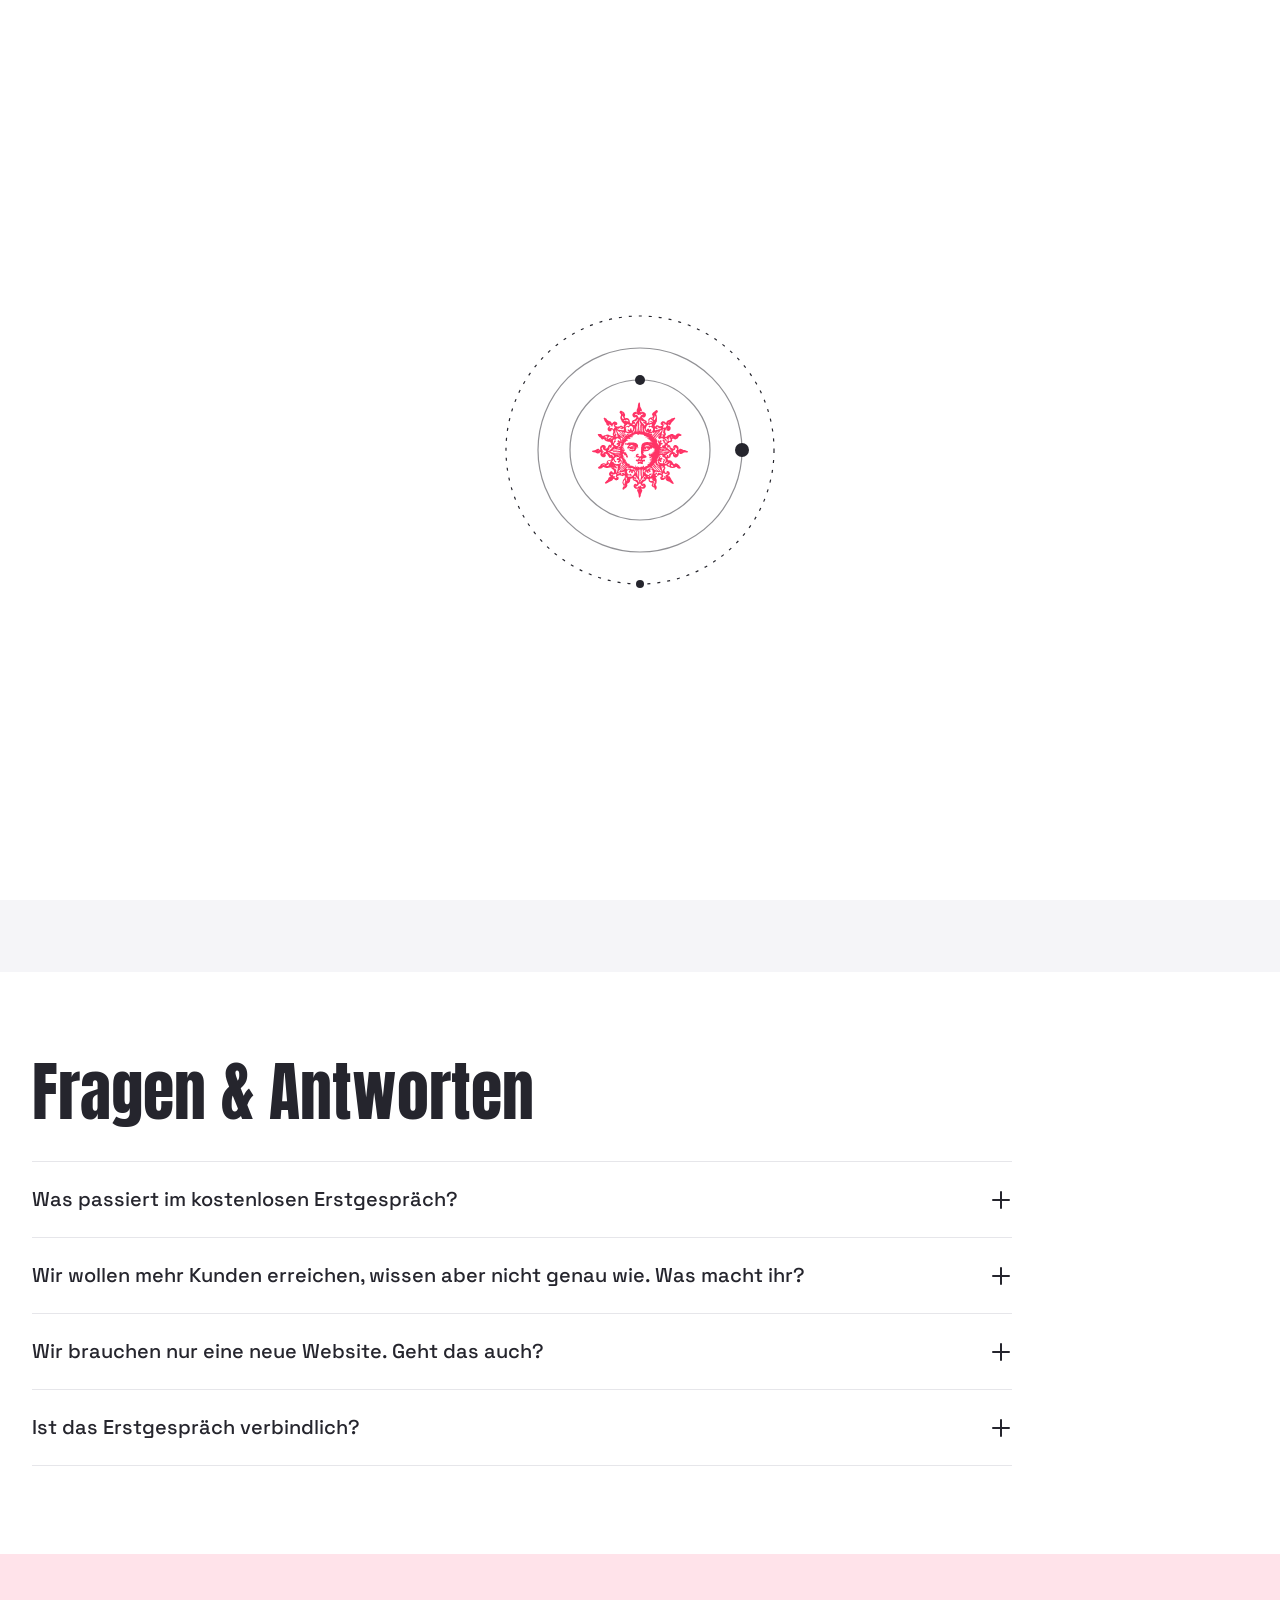
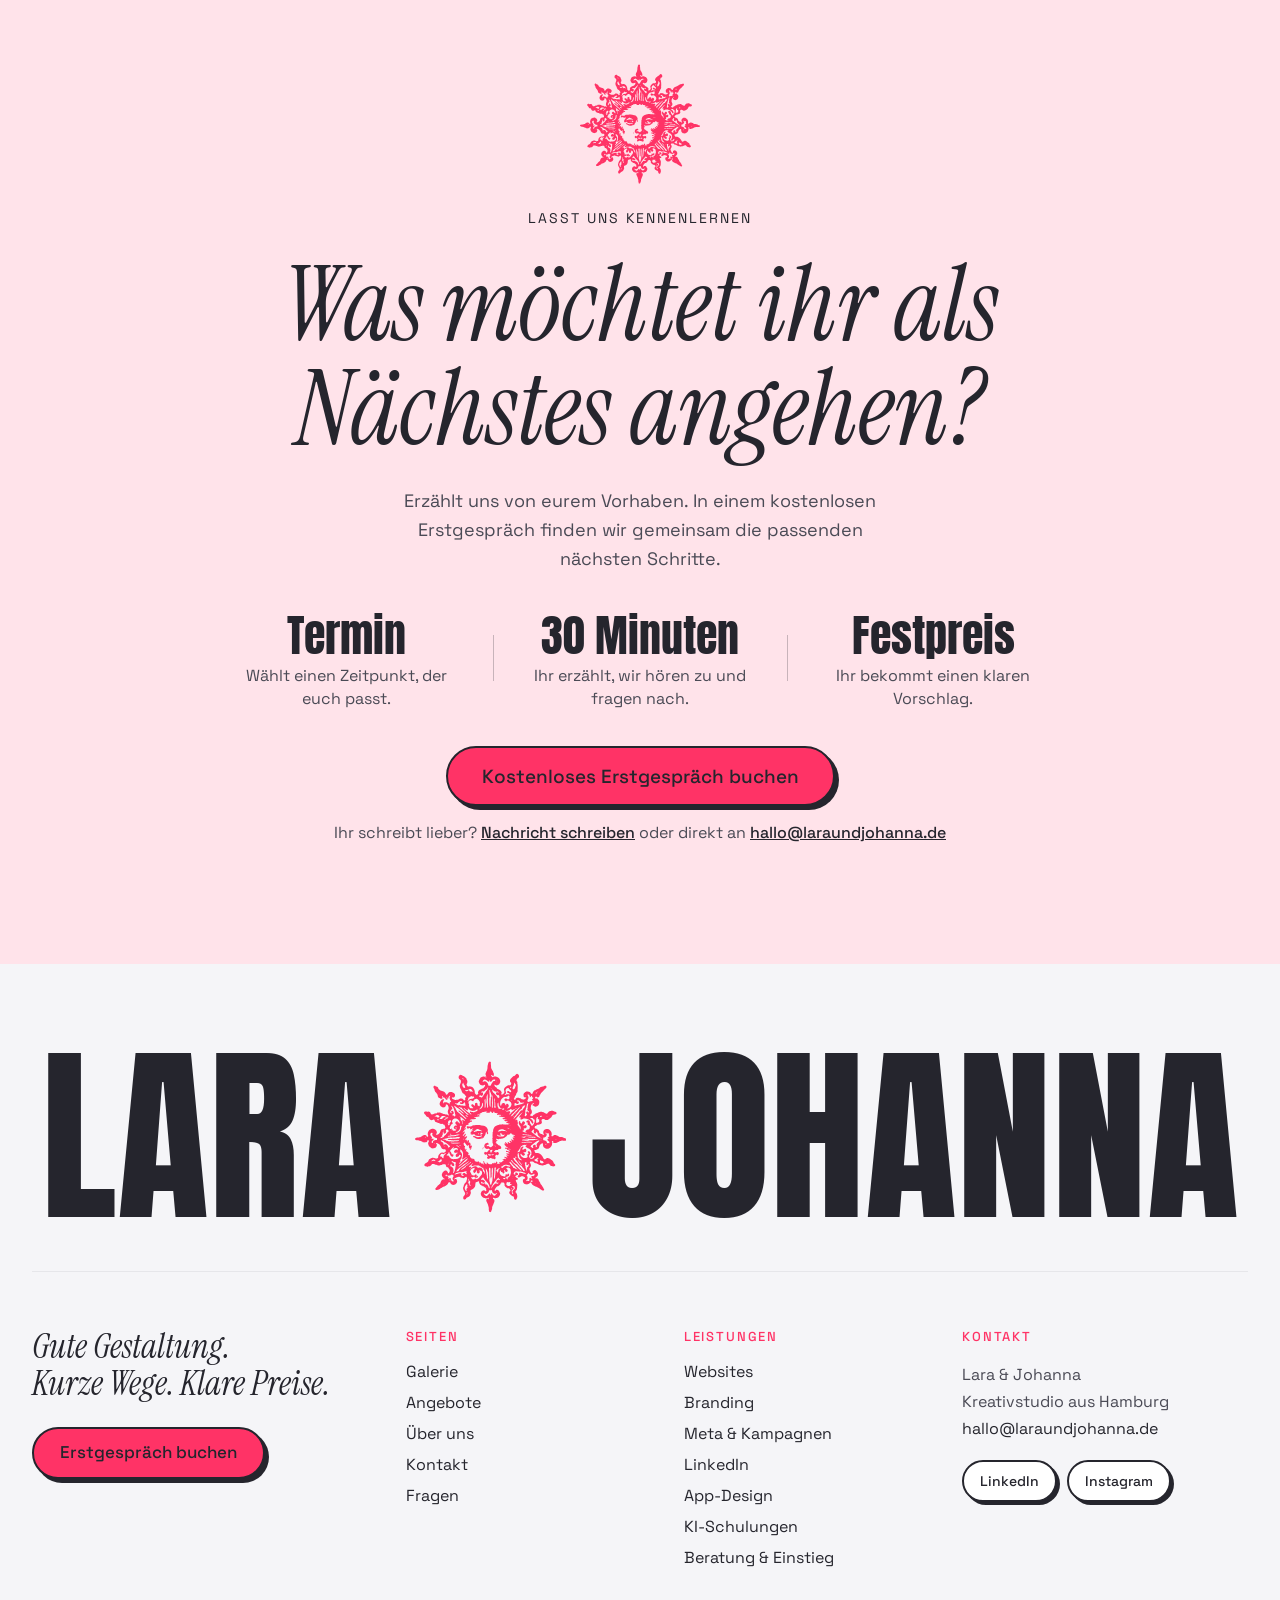
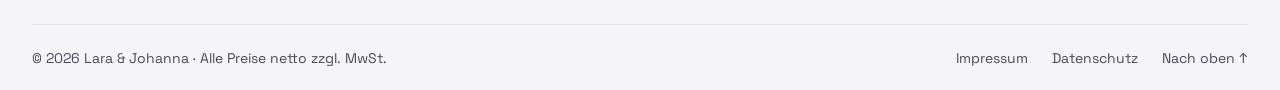
<file: beratung-und-einstieg.html>
<!DOCTYPE html>
<html lang="de">
<head>
<meta charset="utf-8">
<meta name="google-site-verification" content="_8En-DYdcZXQuE2vubrbrP5TlVrM1GbT5ZxHPeItJPA">
<meta name="viewport" content="width=device-width, initial-scale=1">
<title>Beratung &amp; Einstieg · Lara &amp; Johanna</title>
<meta name="description" content="Erstgespräch und der passende Weg für euch">
<meta name="theme-color" content="#FFFFFF">
<meta property="og:type" content="website">
<meta property="og:title" content="Beratung &amp; Einstieg · Lara &amp; Johanna">
<meta property="og:description" content="Erstgespräch und der passende Weg für euch">
<meta property="og:image" content="https://laraundjohanna.de/assets/img/lara-und-johanna.jpg">
<meta property="og:url" content="https://laraundjohanna.de/beratung-und-einstieg">
<link rel="canonical" href="https://laraundjohanna.de/beratung-und-einstieg">
<link rel="icon" href="assets/favicon.svg" type="image/svg+xml">
<link rel="preload" href="assets/fonts/anton-latin.woff2" as="font" type="font/woff2" crossorigin>
<link rel="stylesheet" href="css/style.css?v=20261118-siegel2">
<link rel="stylesheet" href="css/booking.css">
<link rel="stylesheet" href="css/service.css?v=20261118-leistungsseiten">
<script>
/* Ladeanimation einmal pro Besuch; Ende spätestens nach 6 s, auch wenn etwas hängt */
(function () {
  var h = document.documentElement;
  try { if (sessionStorage.getItem('lj-geladen')) return; sessionStorage.setItem('lj-geladen', '1'); } catch (e) {}
  h.classList.add('has-loader', 'is-loading');
  var start = Date.now(), fertig = false;
  function ende() {
    if (fertig) return; fertig = true;
    var l = document.getElementById('loader');
    h.classList.remove('is-loading');
    if (l) { l.classList.add('is-done'); setTimeout(function () { l.remove(); h.classList.remove('has-loader'); }, 1000); }
  }
  window.addEventListener('load', function () { setTimeout(ende, Math.max(0, 1800 - (Date.now() - start))); });
  setTimeout(ende, 6000);
})();
</script>
</head>
<body data-service="beratung-und-einstieg">
<a class="skip" href="#inhalt">Zum Inhalt springen</a>
<div class="site theme-tag" id="site">
<script>try{if(localStorage.getItem('lj-modus')==='nacht'){var s=document.getElementById('site');s.classList.replace('theme-tag','theme-nacht');s.style.setProperty('--coin-rot','180deg');document.body.classList.add('is-nacht')}}catch(e){}</script>

<!-- Logo-Symbole (Sonne & Mond) -->
<svg class="sym-sprite" width="0" height="0" aria-hidden="true" focusable="false"><defs>
<symbol id="lj-sonne" viewBox="0 0 679.3 674.3"><path fill-rule="evenodd" fill="currentColor" d="M335.3 674.0C333.8 673.7 332.4 672.3 332.2 670.7C332.0 670.0 331.7 668.6 331.3 667.5C331.0 666.4 330.7 664.9 330.7 664.3C330.7 663.7 330.5 662.7 330.3 662.2C330.0 661.4 330.0 660.4 330.2 658.5C330.5 656.7 330.4 655.4 330.1 654.0C329.8 652.2 329.6 651.7 328.5 648.2C328.3 647.2 327.9 645.9 327.8 645.2C327.5 643.5 326.7 640.3 326.4 639.8C326.2 639.6 325.8 638.8 325.5 637.8C324.9 636.1 321.6 629.2 321.1 628.5C320.9 628.3 320.5 627.4 320.2 626.5C319.8 625.6 319.4 624.7 319.3 624.5C318.8 623.9 319.0 620.3 319.6 618.7C320.0 617.9 320.4 616.8 320.5 616.3C320.8 614.9 323.1 612.7 324.3 612.7C325.4 612.7 326.5 613.9 327.0 615.6C327.6 618.0 329.7 615.8 329.9 612.5C330.1 610.5 330.0 610.4 329.2 609.8C328.3 609.2 328.2 609.2 327.0 609.9C326.3 610.3 324.7 610.8 323.5 611.0C322.3 611.1 321.0 611.6 320.4 612.0C319.1 613.0 315.9 613.0 314.3 612.1C313.5 611.5 312.6 611.3 311.0 611.3C307.8 611.3 306.3 610.5 301.8 606.5C300.9 605.8 300.0 604.7 299.8 604.2C299.5 603.6 298.7 602.5 298.0 601.7C296.7 600.1 295.6 597.6 294.8 594.6C293.9 591.1 294.1 590.1 296.4 585.4C297.8 582.5 298.2 582.0 300.2 579.8C305.0 574.4 312.6 574.3 314.8 579.6C315.6 581.3 316.2 581.3 318.0 579.5C319.7 577.9 319.7 577.8 319.6 576.2C319.4 574.5 319.0 573.0 318.1 571.2C317.2 569.4 317.1 566.9 318.0 566.2C318.9 565.4 318.9 564.3 318.0 564.3C317.6 564.3 317.2 564.7 317.0 565.2C316.4 566.7 315.4 566.2 312.0 562.7C308.5 559.1 307.3 558.3 304.8 558.3C303.1 558.3 302.3 557.9 298.5 555.1C297.2 554.2 295.4 553.0 294.5 552.6C292.1 551.4 288.7 547.4 288.7 545.8C288.7 545.4 288.3 544.5 287.8 543.7C287.1 542.4 286.9 541.7 286.9 538.8C286.9 537.0 286.7 535.4 286.5 535.3C286.4 535.2 284.8 535.8 283.0 536.7C281.3 537.6 279.6 538.3 279.3 538.3C279.0 538.3 278.0 538.7 277.1 539.2C276.2 539.6 274.9 540.0 274.2 540.0C273.1 540.0 272.9 540.1 271.8 541.8C270.9 543.3 270.7 543.9 270.8 544.8C270.9 545.3 270.9 546.6 270.6 547.5C270.4 548.4 270.2 549.9 270.1 550.8C269.7 557.2 269.3 558.9 267.6 561.8C264.3 567.3 260.2 570.9 255.3 572.7C254.2 573.1 253.2 573.6 253.1 573.7C253.0 573.9 252.5 574.0 251.8 574.0C250.1 574.0 249.1 575.4 248.8 578.5C248.7 579.8 248.7 581.1 248.8 581.4C249.2 581.9 250.0 585.6 250.2 587.4C250.4 588.9 249.2 592.8 248.2 594.0C247.7 594.5 246.7 597.4 246.7 598.0C246.7 599.6 238.6 606.8 235.5 607.9C232.8 608.8 228.7 612.1 228.7 613.2C228.7 614.0 226.9 615.9 225.4 616.7C224.1 617.5 223.4 617.6 221.5 617.7C219.3 617.7 219.2 617.6 218.0 616.3C216.4 614.7 215.9 613.0 215.9 609.2C215.9 605.7 216.5 604.2 219.6 600.5C220.6 599.4 221.3 598.4 221.3 598.3C221.3 598.1 221.8 597.4 222.5 596.8C223.1 596.0 223.7 595.0 223.8 594.2C223.9 593.4 224.1 592.3 224.2 591.7C224.6 589.6 223.7 586.1 222.5 584.6C221.8 583.9 221.3 583.1 221.3 583.0C221.3 582.9 220.7 581.7 219.9 580.5C219.2 579.2 218.3 577.5 217.9 576.8C217.6 576.0 217.2 575.3 217.0 575.2C216.8 575.1 216.7 574.4 216.7 573.8C216.7 573.2 216.5 572.2 216.2 571.7C215.2 569.8 214.9 564.5 215.8 563.2C216.5 562.1 217.3 559.6 217.5 557.8C217.9 555.4 219.3 551.5 221.2 548.0C222.6 545.3 223.2 544.6 225.9 542.3C228.8 539.7 229.7 538.5 229.7 537.0C229.7 536.7 229.9 536.2 230.1 536.0C230.4 535.8 230.7 534.9 230.8 534.1C231.1 531.1 231.6 529.1 232.5 527.2C233.2 525.8 233.3 525.2 233.0 524.9C232.8 524.7 232.7 523.7 232.7 522.7C232.7 521.5 232.5 520.5 232.2 520.1C231.9 519.8 231.7 519.3 231.7 519.0C231.7 518.0 229.9 516.0 229.1 516.0C228.2 516.0 226.4 517.0 224.9 518.3C223.5 519.6 220.9 520.9 218.6 521.5L216.5 522.1L214.2 521.0C212.5 520.2 211.5 520.0 209.9 520.0C208.7 520.0 207.7 519.9 207.5 519.7C207.3 519.5 206.6 519.2 206.0 519.0C203.3 518.2 200.9 517.3 199.8 516.6C197.8 515.4 191.4 516.4 188.1 518.4C187.3 518.9 186.7 519.0 185.9 518.8C184.9 518.6 184.4 518.8 183.0 519.7C182.1 520.3 180.7 521.1 179.9 521.5C178.1 522.4 175.7 525.8 176.2 526.6C176.9 527.7 177.6 527.8 178.9 526.9C181.2 525.4 183.5 525.4 185.3 527.1C186.4 528.1 187.7 530.8 187.7 531.9C187.7 532.5 187.9 533.6 188.2 534.3C188.8 536.1 188.8 537.6 188.2 539.2C187.9 539.9 187.6 540.9 187.5 541.5C187.0 544.0 182.8 548.6 179.8 550.0C175.5 552.0 169.8 552.7 167.4 551.5C166.9 551.3 165.8 550.7 165.0 550.3C162.6 549.3 159.4 546.1 158.9 544.2C158.3 541.9 155.8 539.6 154.3 539.9C150.2 540.6 148.4 541.8 148.4 543.9C148.4 547.1 143.4 553.6 140.6 554.1C139.9 554.2 139.2 554.6 138.8 555.0C138.1 555.8 134.1 558.0 131.8 558.8C130.9 559.2 130.0 559.5 129.8 559.7C129.1 560.2 126.0 561.0 124.9 561.0C123.7 561.0 122.8 561.6 119.6 564.5C118.7 565.3 117.7 566.1 117.2 566.2C115.7 566.6 114.1 567.5 112.1 568.9C108.7 571.3 102.9 574.3 101.7 574.3C101.3 574.3 100.5 574.6 99.9 574.9C98.8 575.4 97.8 575.4 94.2 574.6C90.9 573.9 89.9 571.3 91.5 568.1C92.6 566.2 93.4 565.2 95.1 564.1C95.7 563.7 96.7 562.6 97.2 561.8C99.5 557.8 103.4 553.3 105.7 552.2C106.9 551.5 111.4 547.8 111.8 547.1C112.0 546.7 112.5 546.0 113.1 545.4C113.7 544.8 114.0 544.2 113.9 543.8C113.8 543.5 113.9 542.8 114.1 542.2C114.4 541.6 114.7 540.7 114.8 540.0C115.1 538.6 117.0 534.7 118.7 532.3C120.3 530.1 123.2 528.1 125.3 527.7C126.1 527.5 127.1 527.3 127.4 527.2C127.7 527.0 128.4 527.1 129.0 527.3C130.2 527.8 131.0 527.6 132.0 526.3C132.8 525.1 132.6 524.5 130.8 523.8C130.2 523.6 129.1 522.8 128.4 522.2C127.6 521.5 126.7 520.9 126.5 520.7C126.3 520.6 125.4 519.5 124.5 518.3C120.6 513.3 119.1 507.8 120.6 504.7C121.0 504.1 121.3 502.9 121.4 502.1C121.7 499.6 124.4 495.3 126.0 494.8C126.3 494.7 126.8 494.1 127.1 493.4C128.2 491.0 133.4 488.3 137.0 488.2C139.0 488.2 141.1 489.0 142.3 490.2C143.0 490.8 144.0 491.5 144.7 491.8C147.1 492.7 148.1 495.5 147.2 498.8C146.2 502.4 152.7 498.7 154.6 494.6C155.7 492.3 156.2 488.6 155.6 487.5C155.4 487.2 155.3 486.2 155.3 485.4C155.3 484.2 155.1 483.8 154.3 483.0C152.1 480.9 149.8 477.7 149.2 475.9C148.9 474.8 148.5 474.0 148.4 474.0C143.6 473.8 141.4 473.0 140.7 471.4C140.4 470.8 140.0 470.2 139.7 470.0C139.2 469.8 139.0 469.1 138.9 467.4C138.8 465.4 138.6 464.8 137.6 463.3C135.5 460.2 135.6 460.2 130.4 460.2C125.3 460.2 123.7 460.5 120.9 462.0C119.9 462.5 118.6 463.0 118.1 463.0C116.9 463.0 113.8 463.8 113.2 464.3C112.5 464.9 104.9 465.5 103.3 465.1C102.5 464.9 101.2 464.5 100.3 464.3C99.5 464.1 98.2 463.6 97.3 463.2C96.5 462.8 94.9 462.3 93.9 462.2C92.4 462.0 91.1 461.5 89.0 460.3C85.3 458.3 83.9 457.9 81.4 458.3C80.4 458.5 78.9 458.7 78.2 458.7C76.6 458.7 75.2 459.5 74.8 460.7C74.7 461.1 74.0 462.0 73.2 462.9C69.0 467.5 67.1 468.6 63.8 468.4C61.8 468.3 61.6 468.4 57.1 470.4C55.1 471.2 54.6 471.2 51.9 469.8C50.2 469.0 49.1 468.7 48.0 468.7C44.4 468.7 41.7 466.3 41.7 463.2C41.7 459.6 48.4 453.1 53.4 451.9C55.3 451.4 60.3 445.4 60.3 443.5C60.3 441.7 63.7 436.9 65.3 436.5C65.8 436.4 66.7 435.9 67.3 435.4C71.6 432.0 80.9 429.6 83.7 431.2C84.1 431.4 84.9 431.6 85.3 431.7C85.8 431.7 87.8 432.2 89.7 432.8C94.3 434.3 95.4 434.4 98.1 433.9C100.1 433.4 100.7 433.2 102.0 431.9L103.5 430.4L103.6 427.1C103.6 424.9 103.8 423.7 104.2 423.1C104.4 422.7 104.7 422.2 104.7 422.0C104.7 420.6 107.3 416.3 109.5 414.1C114.9 408.8 120.5 406.6 125.0 408.0C127.8 408.8 128.2 408.8 129.3 408.0C129.8 407.6 131.8 406.5 133.7 405.5L137.2 403.8L137.1 402.3C137.0 401.5 137.2 400.2 137.7 399.0C138.6 396.6 138.2 395.6 135.7 393.6C133.9 392.2 133.9 392.2 132.5 392.6C129.6 393.4 126.3 392.9 123.5 391.2C121.7 390.1 118.6 387.0 118.0 385.7C117.8 385.2 117.5 384.6 117.3 384.3C117.1 383.9 117.0 383.3 117.0 382.9C117.0 381.6 114.5 377.0 112.8 375.2C112.0 374.2 111.0 372.9 110.6 372.1C109.2 369.2 100.8 364.3 97.2 364.3C94.5 364.3 92.3 366.0 93.8 366.9C94.1 367.1 95.1 367.9 96.0 368.8C97.5 370.3 97.6 370.4 97.8 372.7C98.1 375.7 97.5 377.9 95.4 381.4C93.7 384.4 93.5 384.6 90.8 385.9C87.6 387.5 86.4 388.0 85.4 388.0C84.9 388.0 84.2 388.2 83.8 388.5C83.1 389.1 78.5 389.2 78.2 388.7C78.1 388.5 77.6 388.3 77.2 388.3C76.1 388.3 72.5 386.5 71.5 385.4C71.1 384.9 69.7 384.0 68.5 383.3C64.3 381.2 60.2 375.5 59.8 371.3C59.7 370.5 59.4 369.5 59.1 369.0C58.0 367.3 59.2 361.9 61.4 359.1C61.8 358.5 61.9 357.9 61.8 356.4C61.5 353.5 61.4 353.1 60.4 352.7C58.3 351.9 57.6 352.0 55.9 353.0C54.3 354.0 54.0 354.6 54.8 355.3C56.9 357.0 51.7 361.0 47.4 361.0C46.8 361.0 45.8 361.2 45.3 361.5C44.1 362.1 38.5 362.1 36.8 361.4C36.3 361.2 35.4 360.9 34.9 360.8C34.5 360.7 32.5 359.6 30.6 358.4C27.3 356.2 24.0 355.0 21.4 355.0C21.0 355.0 20.6 354.9 20.5 354.7C20.4 354.5 19.6 354.3 18.7 354.1C17.9 354.0 17.0 353.8 16.8 353.6C16.3 353.2 13.3 352.7 9.8 352.4C5.2 352.0 0.5 349.6 0.1 347.5C-0.3 345.3 2.1 342.0 4.0 342.0C4.6 342.0 5.5 341.8 6.1 341.5C8.9 340.4 10.6 340.0 13.5 340.0C15.5 340.0 16.8 339.8 17.3 339.5C17.8 339.2 18.5 339.0 19.0 339.0C19.4 339.0 20.4 338.8 21.3 338.5C22.1 338.3 23.7 337.8 24.8 337.4C26.2 337.0 27.9 336.1 30.5 334.1C32.5 332.6 35.0 331.1 36.0 330.7C37.0 330.3 38.3 329.7 38.9 329.5C41.7 328.3 48.2 329.2 50.2 331.0C50.7 331.6 51.4 332.0 51.5 332.0C52.3 332.0 53.4 333.6 53.2 334.5C53.1 335.0 52.9 335.7 52.8 336.1C52.4 337.9 55.2 337.4 57.7 335.3C59.0 334.2 59.3 333.7 59.2 333.2C59.1 332.8 58.7 331.4 58.4 330.1C58.0 328.8 57.6 327.5 57.4 327.1C56.3 325.0 57.5 317.0 59.4 314.3C59.7 313.9 60.1 312.8 60.4 311.9C61.3 308.4 67.5 303.4 71.5 302.8C72.4 302.7 73.3 302.5 73.5 302.3C74.0 301.9 77.4 301.3 80.3 301.1C82.6 300.9 83.4 301.2 89.4 304.2C93.3 306.1 94.5 307.4 96.5 311.5C97.4 313.3 97.7 314.4 97.8 316.7C98.1 320.2 97.7 321.2 95.5 323.3C93.6 325.1 93.5 326.2 95.4 327.2C97.0 328.0 99.0 327.8 101.9 326.3C103.3 325.6 104.6 325.0 104.8 325.0C105.0 325.0 106.1 324.2 107.3 323.1C109.8 321.0 112.7 316.2 112.7 314.1C112.7 313.5 113.0 312.4 113.3 311.8C113.7 311.1 114.0 310.2 114.0 309.9C114.0 308.5 117.2 304.6 119.7 303.0C123.4 300.6 127.5 299.8 131.2 300.9C131.8 301.0 132.4 300.7 133.7 299.4C136.0 297.2 136.9 294.4 135.7 292.8C135.4 292.3 134.9 291.2 134.7 290.4C134.5 289.6 133.8 288.0 133.3 286.8C132.7 285.5 132.2 284.2 132.3 283.8C132.4 283.1 132.3 283.0 130.8 283.2C129.3 283.4 129.3 283.4 127.4 281.6C124.1 278.4 123.3 278.2 118.8 279.1C115.3 279.7 113.4 279.2 108.7 276.5C107.3 275.7 106.0 275.2 104.4 275.0C101.9 274.6 101.3 274.4 98.8 272.8C97.9 272.2 96.6 271.7 95.8 271.5C92.0 270.8 88.0 266.6 88.0 263.3C88.0 261.8 86.2 260.2 84.1 259.7C82.4 259.4 81.9 259.5 80.5 260.5C75.1 264.6 66.9 261.8 63.7 255.0C63.1 253.8 62.7 252.5 62.7 252.1C62.7 250.6 59.7 248.5 56.8 248.0C53.0 247.4 50.6 245.4 48.4 240.6C47.9 239.7 47.1 238.7 46.6 238.3C42.6 235.3 40.1 231.5 40.5 228.8C40.8 226.1 42.0 224.9 45.3 223.8C48.1 222.8 49.6 222.8 51.8 223.9C54.2 225.0 57.8 225.3 59.3 224.5C60.6 223.9 61.3 223.9 63.6 224.6C66.8 225.6 69.1 228.2 70.2 232.1C70.6 233.2 71.1 234.0 72.4 235.2L74.1 236.7L77.1 236.6C80.6 236.4 81.1 236.3 86.2 233.7L89.9 231.9L92.8 232.1L95.6 232.3L97.9 230.6C100.8 228.5 102.0 228.1 103.7 228.7C104.8 229.0 105.0 229.0 105.7 228.5C106.6 227.9 110.3 227.8 111.4 228.4C112.2 228.8 113.2 229.1 117.2 229.8C118.7 230.1 120.8 230.9 123.5 232.3C127.0 234.1 127.7 234.3 129.4 234.3C131.1 234.3 131.7 234.5 134.1 235.9L136.8 237.5L140.4 237.4L143.9 237.3L146.2 238.7C150.0 241.0 150.2 241.1 150.8 240.9C152.2 240.3 151.6 237.3 149.7 235.5C148.9 234.8 147.7 231.2 147.7 229.7C147.7 229.2 147.4 228.3 147.2 227.8C146.5 226.5 146.5 222.5 147.2 221.3C147.4 220.9 147.6 220.1 147.7 219.5C147.7 219.0 148.0 218.0 148.3 217.4C150.5 213.4 151.5 207.6 150.5 205.1C150.2 204.5 150.0 203.6 150.0 203.2C150.0 202.8 149.7 202.0 149.4 201.3C149.0 200.7 148.7 199.6 148.6 198.9C148.3 197.5 146.0 193.6 144.9 192.9C144.0 192.3 140.1 191.8 138.9 192.1C137.7 192.4 137.3 193.6 137.9 195.6C138.3 197.3 138.3 197.5 137.6 199.0C136.8 200.9 133.8 203.9 132.4 204.2C131.9 204.3 131.0 204.6 130.5 204.8C128.8 205.5 126.6 205.7 125.0 205.3C124.2 205.1 122.9 204.8 122.2 204.7C119.6 204.2 114.5 200.3 113.8 198.3C113.7 197.9 113.2 197.0 112.8 196.5C112.4 196.0 112.0 195.0 111.8 194.4C111.7 193.8 111.5 193.3 111.3 193.1C109.9 192.3 109.7 188.2 111.0 185.7C111.3 185.1 111.5 184.3 111.4 184.1C111.4 183.9 111.6 183.0 112.0 182.2C112.4 181.4 112.7 180.5 112.7 180.2C112.7 180.0 113.0 179.5 113.4 179.1C113.8 178.8 114.8 177.5 115.6 176.2C117.6 173.1 119.3 171.5 121.5 170.4C122.4 170.0 123.8 169.3 124.7 168.8C126.6 167.8 127.4 167.8 128.3 168.8C129.1 169.7 129.4 172.4 128.7 173.6C128.6 173.9 128.3 174.8 128.2 175.5C128.0 176.5 127.5 177.2 126.3 178.4C124.6 179.9 124.6 180.0 124.7 181.4C124.9 183.2 126.1 185.3 126.9 185.3C127.2 185.3 127.8 184.9 128.2 184.4C129.0 183.1 130.9 182.0 132.4 182.0C140.3 181.9 141.2 182.0 146.3 184.5C151.5 186.9 152.1 187.5 151.9 189.4C151.6 190.8 152.1 192.0 152.8 192.0C153.6 192.0 153.7 191.5 153.3 190.4C152.8 189.2 153.5 188.1 155.0 187.9C155.6 187.9 155.8 187.7 155.7 187.2C155.7 186.8 155.5 186.0 155.4 185.4C155.1 183.3 158.2 180.2 160.9 179.9C162.6 179.8 162.7 179.0 161.2 177.3C160.5 176.6 160.0 175.9 160.0 175.7C160.0 175.6 159.5 174.8 158.8 174.0C158.2 173.2 157.7 172.4 157.7 172.2C157.7 172.1 157.1 170.9 156.5 169.6C155.0 166.6 154.4 160.7 155.5 158.6C155.8 157.9 156.0 157.3 156.0 157.1C156.0 156.9 156.5 156.1 157.0 155.2C158.1 153.4 158.1 153.0 156.6 153.0C155.7 153.0 155.1 153.4 153.0 155.7C150.2 158.7 149.6 160.0 149.6 163.6C149.5 165.8 148.7 167.0 147.5 167.0C146.9 167.0 144.7 164.4 144.7 163.7C144.7 162.9 143.8 162.0 143.0 162.0C142.6 162.0 142.0 161.7 141.7 161.3C141.3 161.0 140.8 160.7 140.5 160.7C139.5 160.7 140.1 161.9 142.5 164.8C145.7 168.5 146.0 169.4 144.1 170.9C142.3 172.3 141.9 172.3 139.9 170.4C138.9 169.5 137.9 168.6 137.5 168.3C137.1 168.1 136.2 167.0 135.4 165.9C134.6 164.9 133.2 163.2 132.2 162.1C130.6 160.4 130.3 160.2 129.7 160.6C127.8 161.7 124.7 159.2 124.7 156.5C124.7 154.6 122.8 153.7 121.4 154.9L120.7 155.5L121.7 157.0C122.6 158.3 122.7 158.7 122.5 160.2C122.4 161.4 122.5 162.3 122.8 163.1C123.7 165.3 122.9 165.9 118.9 166.2C115.9 166.4 113.9 165.8 111.2 163.9C110.5 163.4 109.6 163.0 109.3 163.0C108.7 163.0 104.9 160.5 103.9 159.4C102.6 158.0 102.0 156.3 101.8 153.6C101.6 151.6 101.3 150.3 100.6 148.9C100.1 147.9 99.7 147.0 99.7 146.9C99.7 146.4 95.7 141.1 92.8 137.8C90.7 135.5 89.7 133.7 88.3 130.5C88.1 130.0 87.6 128.0 87.3 126.3C86.9 123.7 86.5 122.8 85.8 121.8C85.2 121.1 84.7 120.3 84.6 120.0C84.4 119.7 84.0 118.8 83.5 118.0C82.2 115.7 82.3 111.8 83.7 110.2C85.1 108.6 88.4 107.8 90.1 108.7C90.5 108.9 91.5 109.7 92.3 110.3C93.5 111.4 93.9 111.6 95.8 111.7C99.2 111.9 103.7 115.8 103.7 118.5C103.7 120.3 106.4 124.4 108.2 125.3C108.7 125.6 110.1 126.5 111.2 127.3C112.3 128.2 113.8 129.1 114.7 129.4C115.5 129.8 117.0 130.4 117.9 130.9C118.9 131.3 119.9 131.7 120.1 131.7C120.4 131.7 121.7 132.1 124.8 133.4C125.2 133.5 126.2 133.7 127.0 133.8C131.6 134.3 138.5 141.5 137.8 144.9C137.4 147.0 139.7 149.2 141.3 148.4C141.7 148.2 142.3 148.0 142.7 148.0C143.6 148.0 146.6 145.2 147.5 143.3C149.0 140.4 153.1 137.2 155.7 136.8C156.6 136.7 157.4 136.5 157.5 136.3C157.8 135.8 162.5 136.0 163.8 136.5C164.4 136.8 165.6 137.0 166.3 137.0C170.1 137.0 176.6 141.9 178.5 146.2C179.3 147.9 179.4 148.5 179.2 150.8C178.9 155.9 177.8 158.3 175.0 160.0C173.2 161.1 169.0 161.4 167.9 160.5C166.4 159.4 165.0 160.7 165.0 163.0C165.0 164.6 168.6 168.1 170.9 168.8C171.9 169.1 173.0 169.5 173.4 169.8C173.8 170.1 174.4 170.3 174.8 170.3C175.2 170.3 176.1 170.7 176.9 171.2C178.4 172.1 178.7 172.1 182.4 172.0C185.0 172.0 186.7 171.8 187.5 171.5C188.1 171.2 189.0 171.1 189.5 171.2C191.0 171.6 193.7 170.5 196.1 168.6C200.2 165.3 201.2 164.9 205.7 165.1C210.3 165.2 212.6 166.0 214.4 167.8C216.8 170.5 217.7 171.5 217.7 171.7C217.7 171.8 218.1 172.4 218.5 173.0C219.5 174.1 221.0 174.4 221.7 173.5C221.9 173.2 222.7 172.8 223.4 172.7C224.1 172.5 224.7 172.1 224.7 171.9C224.7 171.7 224.8 171.0 224.9 170.5C224.9 170.0 225.1 168.7 225.2 167.8C225.4 166.3 225.3 166.0 224.5 165.1C223.5 163.9 223.5 163.4 224.4 162.2C224.9 161.6 225.4 161.3 226.1 161.3C227.3 161.3 227.8 160.9 228.9 159.1C229.5 158.0 229.5 157.9 228.9 156.9C228.5 156.3 227.9 155.1 227.4 154.2C227.0 153.3 225.7 151.5 224.6 150.3C223.5 149.1 222.4 147.7 222.1 147.2C221.5 146.0 221.3 145.9 219.3 145.1C215.6 143.7 212.2 140.6 211.1 137.7C210.8 136.8 210.4 135.9 210.2 135.7C209.4 134.8 208.3 132.0 208.3 131.0C208.3 128.9 207.3 126.3 205.4 123.4C203.0 119.8 202.0 117.9 201.6 116.2C200.7 112.0 200.6 110.9 200.5 108.5C200.5 105.4 200.9 103.8 202.9 98.8C203.7 96.8 204.7 94.5 205.0 93.7C206.2 90.7 205.2 83.3 203.5 81.7C203.0 81.3 202.4 81.0 202.1 81.0C201.5 81.0 198.5 78.2 196.9 76.0C195.5 74.2 195.5 74.1 195.4 71.2C195.0 60.8 204.2 54.8 210.5 61.3C212.2 63.1 214.0 64.1 216.8 65.0C219.4 65.7 222.4 67.5 223.2 68.9C224.1 70.3 225.4 71.7 225.9 71.7C227.4 71.7 230.3 75.7 231.0 78.9C231.3 80.2 232.4 82.8 234.1 86.2C235.0 87.8 234.0 96.5 233.0 97.2C232.8 97.3 232.7 97.6 232.7 97.8C232.7 98.1 232.2 99.0 231.6 99.8L230.6 101.3L231.2 103.2C231.5 104.3 232.2 105.9 232.7 106.8C233.2 107.6 233.7 108.5 233.7 108.7C233.7 108.8 234.5 109.6 235.5 110.5C237.2 112.0 237.3 112.0 239.6 112.0C241.3 112.0 242.0 111.9 242.4 111.4C244.1 109.3 247.2 109.6 252.0 112.3C252.5 112.6 253.5 113.0 254.4 113.3C260.5 115.5 267.8 127.4 267.7 135.3C267.6 140.8 267.8 141.7 268.8 142.6C269.4 143.0 270.3 144.2 270.9 145.1C271.6 146.3 272.3 147.0 273.2 147.4C273.9 147.8 274.8 148.4 275.2 148.7C276.2 149.6 277.1 149.4 279.4 147.4C280.4 146.5 281.7 145.4 282.3 145.0L283.5 144.1L282.7 142.4C280.3 136.7 284.5 129.3 292.5 125.4C296.9 123.2 301.9 121.0 302.9 120.8C304.9 120.4 305.7 119.9 307.7 117.6C311.8 112.9 314.2 108.2 313.8 105.4C313.6 103.5 312.9 103.1 311.8 104.3C309.6 106.8 301.8 108.0 297.7 106.4C293.8 105.0 289.8 101.3 288.3 97.7C287.9 96.9 287.1 95.1 286.5 93.8C285.1 90.9 284.9 88.5 286.0 86.4C286.3 85.7 286.7 84.9 286.7 84.6C286.7 83.6 289.2 78.0 290.4 76.4C291.1 75.5 291.7 74.6 291.7 74.5C291.7 73.8 293.5 71.9 294.8 71.3C300.5 68.3 308.3 66.5 310.9 67.7C312.2 68.3 312.5 68.3 313.1 67.8C313.5 67.6 314.1 67.3 314.6 67.3C315.1 67.3 315.7 66.8 316.6 65.5L318.0 63.6L317.3 62.1C317.0 61.2 316.5 60.1 316.2 59.5C315.3 57.7 315.5 54.9 316.9 51.7C317.5 50.1 318.2 48.3 318.4 47.7C318.8 46.2 319.9 44.1 320.8 42.8C321.8 41.5 322.6 39.0 322.9 36.7C323.0 35.7 323.4 33.9 323.8 32.8C324.2 31.6 324.5 29.7 324.5 28.0C324.6 26.4 324.7 23.5 324.8 21.5C324.9 18.1 325.3 16.3 326.5 13.0C327.0 11.5 327.7 8.8 327.7 8.0C327.7 7.2 329.8 3.1 330.8 2.1C331.2 1.6 332.2 1.0 333.0 0.6C335.4 -0.5 338.1 0.8 339.3 3.6C340.1 5.4 340.2 7.1 339.5 8.5C338.9 9.6 338.8 12.0 339.4 12.6C340.1 13.3 340.4 15.6 340.5 21.6C340.7 28.3 340.9 29.2 343.0 33.7C344.3 36.4 344.5 36.8 346.7 40.5C349.0 44.3 350.3 47.2 350.3 48.0C350.3 48.3 350.7 49.1 351.1 49.6C352.5 51.2 353.1 53.2 353.1 55.8C353.0 57.1 353.0 59.2 353.0 60.5C352.9 65.3 350.2 66.9 347.7 63.6C347.1 62.9 346.4 62.3 346.2 62.3C346.0 62.3 345.2 61.9 344.5 61.3C343.0 60.1 341.9 60.1 341.1 61.2C340.6 61.9 340.6 62.1 341.3 63.2C341.7 63.8 342.0 64.6 342.0 64.8C342.0 65.2 343.4 67.1 345.4 69.2C345.8 69.7 346.3 70.0 346.7 70.0C347.8 70.0 351.1 69.0 351.7 68.5C352.0 68.2 352.5 68.0 352.9 68.0C353.2 68.0 353.9 67.7 354.5 67.3C355.7 66.5 360.0 66.4 361.3 67.2C361.8 67.4 362.6 67.6 363.2 67.7C365.0 67.7 370.1 69.9 372.0 71.5C373.0 72.3 374.2 73.2 374.7 73.5C377.2 74.8 380.2 79.6 380.6 82.9C380.8 84.0 381.1 85.2 381.3 85.6C381.6 86.3 381.7 87.3 381.5 89.8C381.4 92.9 381.2 93.4 379.8 96.3C376.8 102.5 374.3 104.6 367.7 106.3L365.0 107.0L363.1 106.3C360.9 105.5 359.1 104.4 358.4 103.5C357.4 102.3 355.3 103.8 355.3 105.8C355.3 108.4 359.2 113.4 362.7 115.2C364.6 116.2 365.4 117.1 366.3 119.2C367.2 121.3 368.9 123.0 370.0 123.0C370.5 123.0 371.1 123.2 371.5 123.4C371.9 123.7 372.9 124.2 373.8 124.5C375.8 125.2 379.1 127.2 381.1 128.8C381.9 129.4 382.8 130.1 383.3 130.3C383.7 130.5 384.5 131.5 385.0 132.5C385.6 133.5 386.3 134.5 386.6 134.8C388.0 135.7 388.4 137.8 387.5 139.9C387.2 140.5 387.0 141.4 387.0 141.9C387.0 142.3 386.7 143.3 386.3 144.0C385.4 145.8 385.5 146.1 386.8 147.1C388.3 148.2 389.2 148.2 390.9 147.1C392.5 146.0 394.2 145.1 395.4 144.8C395.9 144.7 396.3 144.4 396.3 144.2C396.3 143.9 396.8 143.1 397.4 142.4C399.2 140.4 399.7 139.6 399.7 138.4C399.7 137.9 399.8 137.3 400.0 137.1C400.3 137.0 400.3 136.5 400.2 135.9C400.1 135.3 399.8 133.9 399.7 132.8C399.1 128.9 398.8 127.5 398.5 127.0C397.8 125.9 398.3 122.6 399.6 120.2C402.2 115.5 410.7 108.1 414.9 107.0C417.3 106.4 420.9 106.2 422.5 106.6C423.8 107.0 424.2 106.9 425.2 106.3C425.9 106.0 426.7 105.7 426.9 105.7C427.3 105.7 428.7 104.3 428.7 103.8C428.7 103.6 429.0 103.0 429.5 102.3C430.3 101.1 430.9 98.3 430.7 96.5C430.6 95.1 430.1 94.3 429.0 93.9C425.9 92.6 424.2 87.1 425.5 82.2C426.1 80.1 430.7 73.9 433.1 72.1C434.1 71.3 435.6 70.0 436.5 69.1C438.2 67.5 441.2 65.6 442.7 65.2C444.1 64.9 448.3 61.3 450.6 58.5C452.8 55.9 455.1 54.3 456.9 54.3C459.2 54.3 464.0 58.1 464.5 60.3C464.7 60.8 464.9 61.5 465.2 61.9C465.8 62.8 466.0 68.4 465.4 69.0C465.3 69.3 465.0 69.9 464.9 70.4C464.6 71.6 461.7 73.9 460.1 74.2C457.4 74.7 455.7 76.7 455.5 79.4C455.5 80.4 455.3 81.4 455.2 81.7C455.0 81.9 454.8 82.9 454.6 83.8C454.5 84.7 454.3 85.7 454.2 86.0C454.0 86.4 454.6 87.3 455.8 88.7C457.9 91.1 458.8 93.2 458.3 94.5C457.9 95.6 457.9 97.2 458.3 98.5C459.5 102.2 459.7 104.7 459.8 113.5C459.8 120.3 459.7 122.8 459.4 123.6C459.1 124.3 459.0 125.2 459.2 126.4C459.9 132.4 459.3 135.7 456.9 138.7C456.3 139.5 455.6 140.5 455.3 140.9C455.0 141.3 454.4 142.1 453.9 142.8C453.1 143.8 452.9 144.4 452.8 146.5C452.6 149.8 452.0 151.0 449.2 153.5C447.2 155.3 447.0 155.6 447.0 156.8C447.0 160.0 446.7 160.7 444.3 162.8C444.0 163.1 443.7 163.7 443.7 164.1C443.7 164.6 443.3 165.4 442.8 166.0L441.9 167.0L442.6 167.9C443.5 169.2 446.7 171.4 447.5 171.3C447.9 171.2 448.9 170.0 450.0 168.4C452.4 164.9 453.1 164.2 454.8 163.5C455.5 163.2 456.7 162.7 457.3 162.5C458.6 161.9 460.0 161.9 461.2 162.4C462.2 162.7 463.9 163.1 467.2 163.6C468.6 163.9 474.3 166.3 476.0 167.3C477.7 168.4 478.7 168.8 480.2 169.1C481.1 169.2 482.5 169.5 483.3 169.6C486.4 170.3 493.1 167.4 496.5 164.1C498.7 162.0 497.1 158.8 494.9 160.5C493.1 161.8 489.0 160.2 487.0 157.5C486.4 156.6 486.2 155.9 486.1 153.9C486.1 152.5 485.9 150.7 485.6 150.0C485.1 148.4 486.1 144.9 487.7 142.4C489.5 139.8 495.2 135.0 496.5 135.0C496.9 135.0 497.6 134.7 498.1 134.3C499.4 133.3 506.2 133.5 508.2 134.6C508.6 134.8 509.5 135.0 510.1 135.0C512.8 135.0 517.5 138.7 518.4 141.5C519.0 143.3 521.2 145.0 522.9 145.0C524.8 145.0 526.5 143.1 526.8 140.6C527.2 137.1 528.9 134.1 532.0 131.4C533.6 130.1 535.2 128.9 535.7 128.8C536.3 128.7 537.1 128.4 537.6 128.2C538.1 127.9 539.2 127.4 540.0 127.0C540.8 126.6 542.3 125.8 543.4 125.2C544.4 124.6 546.8 123.6 548.8 122.9C552.9 121.5 554.9 120.3 558.3 117.3C560.1 115.6 561.1 115.0 562.9 114.4C566.6 113.2 568.7 112.7 569.3 112.7C569.7 112.7 570.5 112.4 571.1 112.2C571.8 111.9 572.7 111.7 573.2 111.7C573.6 111.7 574.4 111.4 574.8 111.2C575.7 110.6 578.2 109.6 581.4 108.6L583.6 107.9L585.4 108.8C588.3 110.2 588.8 111.1 588.5 114.3C588.3 116.5 588.1 117.3 587.3 118.5C586.3 120.0 583.8 122.0 582.9 122.0C582.3 122.0 581.1 123.4 579.0 126.3C577.4 128.7 574.5 131.5 570.5 134.7C566.5 137.8 564.8 139.7 562.5 143.7C559.1 149.5 557.3 153.0 557.3 153.9C557.3 155.7 555.0 158.6 552.9 159.5C552.2 159.8 551.1 160.3 550.6 160.5C548.8 161.5 546.7 160.9 545.6 159.2C545.2 158.5 544.8 158.0 544.6 158.0C544.4 158.0 543.7 157.6 543.1 157.1C541.3 155.8 539.9 156.8 537.5 161.4C536.4 163.6 536.6 164.1 538.9 164.7C539.7 164.9 540.5 165.3 540.7 165.5C541.3 166.3 542.5 166.1 543.4 165.0C545.1 163.1 548.7 164.1 548.7 166.4C548.7 166.9 549.7 168.2 551.6 170.2C554.7 173.4 555.7 174.8 555.7 175.9C555.7 176.3 555.9 177.1 556.2 177.8C556.9 179.5 556.8 183.6 556.0 186.5C555.6 187.8 555.3 189.2 555.3 189.6C555.3 190.5 553.6 194.1 552.4 195.6C547.5 202.1 536.3 204.3 532.7 199.4C532.1 198.4 531.8 198.3 530.2 198.3C527.5 198.3 526.1 196.4 526.4 193.3C526.9 189.3 526.9 189.3 529.7 188.6C532.5 187.9 533.0 187.6 532.5 186.7C532.0 186.0 530.6 185.5 529.5 185.8C529.0 185.9 527.0 187.7 524.8 189.8C520.6 194.0 519.4 195.9 519.2 199.3C519.1 200.3 518.8 202.0 518.6 203.0C517.9 206.9 517.9 209.9 518.6 210.9C519.0 211.4 519.3 212.2 519.3 212.7C519.3 213.2 519.9 214.8 520.6 216.2C522.7 220.3 523.1 221.6 523.2 224.6C523.5 229.7 521.8 233.3 517.4 236.8C516.0 237.9 515.0 238.9 515.0 239.3C515.0 240.2 517.6 242.5 519.2 243.0C519.9 243.2 520.9 243.7 521.3 244.0C522.1 244.5 522.4 244.6 524.2 244.3C525.6 244.1 526.3 244.1 526.9 244.4C527.9 244.9 528.1 244.6 527.6 243.6C527.1 242.4 527.6 240.2 528.5 240.0C528.9 240.0 529.6 239.6 530.1 239.1C530.6 238.7 531.8 238.1 532.7 237.9C533.9 237.5 535.0 236.8 536.8 235.2C539.6 232.6 541.3 231.7 544.0 231.4C545.1 231.2 546.1 231.0 546.4 230.8C546.9 230.3 552.3 227.6 554.0 226.9C557.2 225.6 559.8 224.9 562.2 224.8C563.7 224.8 565.6 224.6 566.5 224.5C568.2 224.3 571.7 225.2 574.3 226.5C574.8 226.8 575.3 227.0 575.6 227.0C575.8 227.0 577.2 227.8 578.7 228.9C580.3 229.9 582.0 230.9 582.7 231.1C583.3 231.3 584.4 231.9 585.1 232.5C586.3 233.6 586.5 233.7 588.8 233.7C591.7 233.7 593.1 232.8 593.7 230.7C593.9 229.9 594.8 228.6 596.8 226.7C599.7 223.7 600.9 223.0 604.8 221.8C605.9 221.5 607.4 221.0 608.1 220.8C608.8 220.5 609.3 220.4 609.3 220.5C609.3 220.6 610.0 220.4 610.7 220.2C613.1 219.3 617.2 220.0 619.5 221.5C619.9 221.8 620.4 222.0 620.7 222.0C621.0 222.0 622.5 222.7 624.1 223.5C625.6 224.3 627.4 225.0 628.0 225.2C632.0 225.9 634.4 229.1 633.3 232.3C632.7 234.3 632.0 235.1 629.8 236.2C627.4 237.5 625.1 238.0 621.9 238.0C620.6 238.0 619.0 238.2 618.3 238.3C616.8 238.7 614.2 241.2 613.9 242.5C613.7 243.1 613.4 243.7 613.2 244.0C613.0 244.3 612.5 245.2 612.2 246.0C611.1 248.6 610.1 249.8 606.3 253.2C604.0 255.3 601.8 256.9 600.5 257.5C599.4 258.1 597.9 258.9 597.3 259.4C594.9 261.5 592.4 262.2 587.5 262.0C583.9 261.9 582.9 261.6 581.2 259.6C579.8 258.0 579.6 257.9 577.6 257.7C576.5 257.5 575.0 257.2 574.4 257.0C573.2 256.6 571.2 257.0 569.4 258.1C566.4 259.9 565.5 264.2 567.3 267.8C568.5 270.2 568.5 270.7 567.9 272.3C566.3 276.5 564.3 278.8 560.1 280.9C556.7 282.7 554.9 283.1 551.1 283.0C547.3 283.0 546.0 283.4 544.9 285.3C543.5 287.4 542.5 288.0 540.3 288.0C538.1 288.0 538.1 288.0 536.3 291.5C534.7 294.6 534.7 294.4 536.2 296.1C536.8 296.8 537.3 297.7 537.3 298.1C537.3 299.7 537.9 300.1 539.8 299.8C542.2 299.6 545.5 301.2 548.7 304.3C549.9 305.4 551.5 307.0 552.4 307.9C554.4 309.8 555.2 311.6 555.5 314.7C555.8 317.8 556.1 318.4 558.6 320.7C561.1 323.0 565.2 324.8 566.8 324.2C568.1 323.8 569.9 324.7 571.5 326.5C572.7 328.0 572.8 328.0 574.8 328.0C576.8 328.0 578.3 327.4 578.3 326.6C578.3 326.5 577.8 325.7 577.1 324.9C574.6 322.1 573.9 320.3 574.2 316.9C574.6 311.8 576.2 308.6 579.9 305.8C582.0 304.2 582.8 303.8 586.4 302.2C588.0 301.5 594.1 301.5 595.3 302.1C595.8 302.4 596.7 302.6 597.2 302.8C600.5 303.4 606.2 308.4 608.9 313.1C609.9 314.7 610.7 316.3 610.7 316.7C610.7 317.1 610.9 317.8 611.2 318.4C611.5 319.0 611.6 319.7 611.5 320.3C611.4 320.9 611.5 321.7 611.9 322.5C612.6 323.9 612.1 328.6 611.2 329.7C610.6 330.3 610.5 331.5 611.0 332.9C611.4 334.1 611.8 334.3 614.3 334.5L616.2 334.7L617.9 332.7C620.5 329.8 622.4 328.9 626.0 328.9C627.7 328.9 629.1 329.0 629.6 329.3C630.0 329.5 631.0 329.8 631.7 330.0C636.0 330.9 640.5 332.9 643.7 335.3C647.1 337.8 647.0 337.7 654.0 337.6C654.6 337.6 655.8 337.7 656.7 337.9C657.5 338.1 659.1 338.5 660.2 338.8C662.4 339.3 663.2 339.6 668.5 342.2C670.6 343.1 672.9 344.0 673.7 344.2C678.3 344.9 680.4 348.0 678.6 351.5C677.7 353.4 677.1 353.8 674.2 354.3C672.5 354.7 671.7 354.7 670.9 354.4C669.4 353.9 667.9 353.9 665.6 354.5C663.8 355.0 663.5 355.0 662.2 354.6C660.3 353.9 658.1 353.7 656.3 354.0C653.7 354.5 650.5 355.4 650.2 355.7C650.0 355.9 649.6 356.0 649.4 356.0C648.7 356.0 646.5 357.1 644.3 358.7C643.3 359.4 641.1 360.5 639.3 361.2C637.6 361.8 635.4 362.8 634.5 363.2C632.1 364.3 630.1 364.7 626.3 364.9L623.2 365.0L620.7 363.7C616.9 361.6 616.5 360.7 618.5 358.9C619.9 357.6 619.8 357.2 618.1 356.5C615.2 355.3 611.2 357.2 612.9 358.9C614.7 360.7 615.2 363.2 614.2 365.0C613.9 365.5 613.7 366.8 613.7 368.0C613.6 373.5 610.7 380.0 606.5 383.9C603.4 386.9 602.1 387.7 598.5 388.9C597.3 389.3 596.0 389.8 595.8 390.0C595.6 390.2 593.9 390.5 592.0 390.6C589.0 390.7 588.6 390.7 587.5 390.0C586.8 389.7 585.7 389.3 585.0 389.3C582.3 389.3 576.1 384.1 574.4 380.4C573.5 378.4 572.7 372.9 572.7 369.0C572.7 365.9 571.8 365.0 569.5 365.8C568.6 366.1 567.5 366.7 567.0 367.0C566.5 367.4 565.6 367.9 565.0 368.1C561.9 369.4 556.7 376.9 556.7 380.0C556.7 380.6 556.5 381.4 556.2 381.9C556.0 382.4 555.6 383.4 555.5 384.2C555.0 387.3 552.0 390.6 547.9 392.6C540.5 396.2 540.7 396.1 537.7 396.2C535.8 396.3 534.8 396.5 534.6 396.7C534.1 397.5 534.3 399.5 535.0 400.5C535.4 401.1 535.7 401.8 535.7 402.1C535.7 402.4 536.0 403.4 536.5 404.2C536.9 405.1 537.5 406.4 537.9 407.1C538.7 409.0 539.9 410.1 540.6 409.8C540.9 409.7 542.9 409.4 545.1 409.3C548.6 409.0 549.1 409.0 550.4 409.6C553.2 410.9 555.5 411.7 556.5 411.9C560.7 412.6 571.2 423.7 573.1 429.5C574.9 434.8 577.7 437.8 580.9 437.8C582.3 437.8 582.6 437.6 584.2 435.9C587.7 432.1 592.9 430.6 596.3 432.3C597.1 432.7 597.9 433.0 598.2 433.0C600.1 433.0 605.3 436.1 607.8 438.6C608.5 439.4 610.1 440.5 611.3 441.2C613.9 442.8 617.7 446.2 618.8 448.1C619.5 449.4 620.2 451.4 621.0 454.5C621.3 455.9 622.7 457.4 623.9 457.8C624.3 457.9 625.4 458.8 626.3 459.8C627.9 461.5 628.0 461.7 628.0 463.4C628.0 466.4 626.6 468.1 623.7 468.5C622.8 468.6 621.8 468.9 621.4 469.2C620.2 470.0 617.9 469.8 615.6 468.7C614.4 468.1 612.8 467.7 612.2 467.7C610.5 467.7 608.4 467.1 607.2 466.2C605.7 465.3 603.7 463.3 603.7 462.8C603.7 462.6 602.7 461.4 601.5 460.1L599.4 457.8L596.4 457.7C593.8 457.6 593.2 457.7 592.2 458.3C591.6 458.7 590.9 459.0 590.7 459.0C590.4 459.0 589.0 459.6 587.5 460.3C581.9 463.0 581.1 463.3 579.3 463.3C578.3 463.3 576.8 463.5 576.0 463.8C574.1 464.6 571.8 465.0 568.7 465.2C566.2 465.4 566.1 465.4 560.0 463.6C557.3 462.8 552.2 460.4 549.3 458.5C548.0 457.7 546.9 457.0 546.7 457.0C546.6 457.0 545.8 456.6 545.0 456.0C543.6 455.2 543.0 455.1 540.1 454.9C535.5 454.6 534.5 454.0 530.8 449.6C528.5 446.8 528.2 446.7 526.0 447.4C525.0 447.7 523.8 447.7 521.1 447.4L517.6 447.0L515.8 448.6C514.8 449.5 514.0 450.4 514.0 450.7C514.0 451.6 515.2 454.3 516.2 455.4C516.6 455.9 517.1 456.8 517.2 457.3C517.3 457.8 517.7 458.7 518.1 459.3C518.4 460.0 518.7 460.9 518.7 461.5C518.7 462.0 518.8 462.8 519.0 463.1C519.1 463.5 519.1 464.3 519.0 465.0C518.8 465.6 518.6 466.9 518.4 467.8C518.0 469.9 516.1 473.8 514.8 475.6C513.1 477.7 511.9 480.0 512.2 480.6C512.3 480.9 512.5 481.9 512.7 482.8C513.1 485.2 514.2 488.2 516.5 492.8C519.5 498.9 522.7 501.2 525.7 499.4C526.8 498.8 526.9 498.3 526.3 495.2C525.9 493.3 526.0 493.1 526.8 491.4C527.8 489.3 529.6 487.8 531.6 487.3C532.4 487.1 533.4 486.7 533.8 486.5C536.1 484.9 539.8 486.4 546.1 491.7C547.1 492.6 549.3 496.4 549.3 497.3C549.3 497.6 549.6 498.3 549.9 498.8C550.7 500.3 550.9 505.2 550.2 506.6C549.9 507.2 549.7 508.0 549.7 508.4C549.7 510.1 545.3 515.5 543.0 516.7C541.7 517.4 539.0 520.5 539.0 521.3C539.0 521.6 539.3 522.3 539.6 522.7C540.2 523.4 540.3 523.4 541.6 523.1C543.5 522.5 544.9 522.6 547.4 523.3C551.2 524.5 553.4 527.4 554.3 532.5C554.7 534.9 555.3 535.7 557.5 537.7C559.5 539.5 560.4 541.3 561.2 544.7C561.9 548.1 562.1 548.4 565.2 551.5C566.6 553.1 568.4 555.3 569.2 556.5C569.9 557.7 571.2 559.8 572.1 561.2C573.0 562.7 573.7 564.0 573.7 564.2C573.7 564.9 575.1 567.6 576.8 570.0C578.9 572.8 579.0 575.0 577.2 576.6C575.6 578.0 572.5 578.1 570.1 576.8C569.3 576.4 568.4 576.0 568.2 576.0C567.5 575.9 563.3 573.1 560.4 570.7C556.8 567.7 554.9 566.4 551.8 564.8C550.4 564.2 548.8 563.2 548.1 562.6C546.5 561.1 544.6 560.0 543.8 560.0C541.7 560.0 534.9 556.8 526.8 552.1C524.8 550.9 522.2 547.3 521.7 544.9C521.2 542.8 520.8 542.0 520.0 542.0C519.7 542.0 518.9 541.8 518.3 541.5C516.9 541.0 516.1 541.3 514.9 542.8C513.0 545.3 507.1 549.0 505.1 549.0C504.6 549.0 503.8 549.2 503.3 549.5C502.8 549.8 501.6 550.0 500.3 550.0C499.1 550.0 497.8 549.8 497.3 549.5C496.9 549.2 495.9 549.0 495.2 549.0C491.2 549.0 485.9 544.7 484.0 540.0C481.6 533.9 483.3 526.0 487.1 526.0C488.1 526.0 492.2 524.2 492.8 523.5C492.9 523.3 492.9 522.2 492.9 521.0C492.7 518.9 492.7 518.8 491.1 517.4C490.0 516.4 488.9 515.8 487.2 515.3C486.0 514.9 484.1 514.3 483.1 513.8C481.0 512.9 479.5 512.8 478.1 513.5C477.6 513.8 476.3 514.2 475.2 514.5C473.4 515.0 471.6 515.8 468.5 517.4C467.4 518.0 465.3 518.8 464.1 519.2C463.7 519.3 463.2 519.2 462.9 518.9C462.7 518.6 462.1 518.3 461.7 518.0C460.2 517.2 459.1 513.3 460.0 511.7C460.2 511.3 461.2 510.3 462.3 509.5C463.4 508.6 464.6 507.4 465.0 506.7C465.3 506.0 465.9 505.3 466.1 505.0C466.8 504.5 466.8 503.3 466.1 501.3C465.1 498.5 466.6 497.4 470.8 497.7C471.8 497.8 472.9 498.1 473.2 498.4C473.5 498.6 475.1 499.0 476.6 499.2C481.3 499.9 484.2 500.5 485.0 501.1C485.5 501.4 486.4 501.7 487.2 501.7C487.9 501.7 490.0 502.1 491.8 502.7C494.7 503.7 495.1 503.7 495.6 503.3C496.4 502.4 495.9 501.1 494.2 500.1C493.5 499.7 492.2 498.8 491.4 498.3C490.6 497.7 489.5 497.1 488.9 497.0C487.2 496.5 485.6 495.9 484.2 495.0C483.4 494.6 482.0 494.1 480.7 494.0C479.5 493.9 478.1 493.6 477.6 493.4C477.0 493.2 476.0 493.0 475.2 493.0C474.4 493.0 473.3 492.8 472.7 492.5C471.8 492.0 471.5 492.0 470.0 492.5C468.8 492.9 467.9 493.0 466.9 492.8C466.1 492.7 465.0 492.5 464.3 492.5C460.8 492.3 458.0 491.8 456.9 491.2C455.2 490.3 451.8 490.6 449.5 491.8C448.6 492.2 447.2 492.7 446.5 492.8C444.7 493.2 444.3 493.5 444.3 494.9C444.3 495.5 444.2 496.0 444.0 496.1C443.9 496.2 443.7 496.9 443.5 497.6C443.4 498.3 443.0 499.4 442.5 500.1C441.5 501.6 441.5 501.8 442.1 502.9C442.4 503.4 442.8 504.3 443.0 504.8C443.3 505.7 443.4 505.7 444.6 505.5C445.3 505.4 446.4 505.3 447.1 505.3C449.8 505.4 452.2 503.2 449.8 502.9C448.1 502.7 447.9 499.4 449.6 497.9C450.6 496.9 453.0 496.2 454.2 496.5C455.8 496.9 459.5 499.5 460.4 500.9C462.4 503.8 461.0 508.0 458.0 508.0C457.7 508.0 456.6 508.4 455.5 509.0C454.4 509.6 453.4 510.0 453.3 510.0C453.1 510.0 452.1 510.7 451.1 511.6L449.3 513.2L449.4 515.0L449.5 516.8L450.7 516.9C452.0 517.0 452.9 517.8 454.8 520.3C455.9 521.8 455.9 521.8 458.0 521.9C459.2 521.9 460.4 521.9 460.6 521.9C461.2 522.0 461.1 523.9 460.4 525.3C460.0 526.0 459.6 527.0 459.3 527.6C458.8 529.1 458.3 529.3 456.1 529.6C454.9 529.7 453.8 530.1 453.1 530.6C452.4 531.0 451.8 531.3 451.6 531.3C450.2 531.3 451.0 535.1 452.9 537.6C454.5 539.7 455.1 541.0 456.3 544.8C458.0 550.4 458.1 551.2 457.7 554.3C457.5 555.9 457.3 559.2 457.3 561.7C457.3 566.5 456.9 569.7 456.1 570.8C455.9 571.2 455.7 571.9 455.7 572.4C455.7 573.7 454.7 575.5 453.1 577.3C451.7 578.9 449.7 582.7 449.7 583.7C449.7 584.8 450.1 585.3 451.4 585.7C452.7 586.0 453.7 587.3 453.7 588.6C453.7 588.9 454.3 590.2 455.1 591.4C456.6 593.7 456.9 594.7 457.7 601.5C458.3 606.3 458.2 606.9 455.2 613.9C453.1 619.0 450.4 620.3 447.1 617.7C443.9 615.2 442.9 613.1 443.0 609.1C443.0 606.6 442.7 606.0 440.7 604.1C439.5 603.1 438.8 602.7 437.5 602.5C435.0 602.2 433.3 601.2 431.9 599.3C431.1 598.3 430.3 597.6 429.7 597.5C427.5 597.0 423.1 592.3 422.5 589.8C421.8 586.8 421.9 584.7 422.8 583.2C423.3 582.3 424.1 581.4 424.6 581.1C425.7 580.4 426.0 580.0 426.7 577.8C427.5 575.5 427.5 575.4 425.7 572.6C423.0 568.5 420.4 566.8 417.5 567.4C415.0 567.8 413.9 567.5 411.3 565.8C410.1 565.0 408.9 564.3 408.6 564.2C407.8 563.9 402.2 557.4 401.7 556.2C401.5 555.6 401.1 554.8 400.9 554.4C400.7 554.0 400.7 553.3 400.8 552.8C401.0 552.3 401.0 550.6 401.0 549.2L400.9 546.5L399.1 544.5C398.0 543.3 396.6 542.2 396.0 541.9C395.3 541.6 394.7 541.1 394.6 540.9C394.2 540.1 393.2 540.2 391.7 541.3C390.6 542.2 390.2 542.3 389.6 542.0C388.4 541.3 387.9 541.8 388.5 543.0C389.1 544.2 389.1 544.5 388.5 544.8C387.7 545.1 386.8 543.5 387.2 542.6C387.5 542.0 387.5 541.6 387.0 541.1C386.1 540.0 385.3 540.1 385.3 541.4C385.3 542.0 385.0 543.0 384.5 543.7C384.0 544.4 383.7 545.4 383.7 545.9C383.7 549.4 375.3 557.7 371.7 557.7C371.3 557.7 370.3 557.8 369.4 558.0C366.9 558.7 362.1 563.6 359.9 568.0C359.3 569.0 358.6 570.2 358.3 570.7C358.0 571.2 357.5 572.2 357.4 572.9C357.2 573.6 356.9 574.6 356.6 575.2C356.3 576.1 356.3 576.4 357.0 577.5C358.5 580.0 359.5 580.1 360.5 577.9C360.7 577.3 361.7 576.2 362.6 575.5C364.6 574.1 366.3 574.0 369.3 575.1C370.2 575.4 371.5 575.8 372.2 576.0C374.8 576.6 377.3 579.9 377.3 582.7C377.3 583.1 377.8 584.0 378.3 584.6C380.6 587.6 381.4 589.5 381.2 591.6C380.8 597.3 377.2 604.3 373.3 607.3C371.5 608.6 367.8 610.3 366.9 610.3C366.6 610.3 365.9 610.5 365.3 610.8C364.7 611.1 363.1 611.5 361.8 611.8L359.4 612.4L357.4 611.4C356.3 610.8 355.1 610.3 354.9 610.3C354.6 610.3 353.7 610.1 352.9 609.8C351.0 609.2 350.5 609.4 349.7 611.0C348.2 613.8 349.1 617.6 350.8 616.0C352.1 614.8 353.7 615.5 354.3 617.7C354.5 618.3 354.9 619.4 355.1 620.2C356.2 623.0 355.5 628.2 353.8 630.9C353.5 631.4 352.9 632.6 352.5 633.8C352.1 634.9 351.5 636.3 351.2 636.8C350.9 637.4 350.7 638.1 350.7 638.4C350.7 638.8 349.8 641.1 348.7 643.6C345.2 651.9 345.3 651.5 345.3 655.5C345.3 658.3 345.2 659.5 344.7 660.8C342.5 666.6 342.0 668.0 342.0 668.5C342.0 669.5 340.2 672.5 339.0 673.5C337.9 674.4 337.4 674.4 335.3 674.0ZM323.4 600.4C324.8 599.4 326.7 597.6 327.6 596.5C329.7 593.8 332.1 591.4 333.2 591.0C335.0 590.3 337.0 592.3 337.0 594.7C337.0 596.1 337.7 597.5 338.3 597.5C338.5 597.5 339.0 596.8 339.3 596.0C339.9 594.6 339.9 594.4 339.4 593.4C338.9 592.4 338.9 592.3 339.9 590.9C341.6 588.4 344.0 588.3 344.7 590.8C345.1 592.3 346.1 593.8 348.0 595.7C348.6 596.4 349.6 597.5 350.1 598.2C351.5 599.8 352.5 600.3 355.4 600.4C358.4 600.5 359.9 599.6 360.1 597.4C360.2 596.2 362.5 594.1 365.3 592.9C366.7 592.2 366.8 591.7 366.0 589.9C365.2 588.1 365.0 588.0 364.0 589.3C362.0 592.2 357.6 592.7 353.0 590.6C350.6 589.5 347.7 586.9 347.7 586.0C347.7 585.8 347.3 585.1 346.8 584.5C345.6 582.9 344.3 578.8 344.5 577.3C344.7 575.6 344.1 575.1 342.2 575.7C341.3 575.9 340.1 576.0 339.3 575.9C335.9 575.3 331.7 575.8 331.5 576.8C331.3 577.9 331.0 579.3 330.8 580.2C329.9 584.5 325.6 589.7 321.2 591.8C316.6 594.0 313.8 593.8 311.2 591.1C309.6 589.4 309.1 589.4 308.3 590.9C307.3 592.9 308.7 595.1 311.2 595.7C316.5 596.8 317.4 597.7 315.2 599.5C313.3 601.1 313.6 601.9 316.0 601.7C317.0 601.7 318.3 601.8 318.8 602.0C320.5 602.5 320.7 602.4 323.4 600.4ZM232.2 595.2C233.7 594.1 234.3 592.7 234.3 589.8C234.3 585.7 233.5 583.6 232.2 584.7C231.5 585.2 231.5 586.1 232.2 588.0C232.9 589.9 232.6 591.2 230.9 593.7C229.8 595.3 230.7 596.2 232.2 595.2ZM439.9 592.4C440.1 591.8 439.2 590.0 437.3 586.9C435.9 584.7 435.6 582.6 436.5 581.0C437.1 580.0 437.4 579.3 438.2 577.4C438.6 576.3 439.2 575.7 440.9 574.7C443.3 573.1 445.6 570.9 446.2 569.4C446.7 568.2 446.9 562.5 446.4 562.2C446.2 562.1 446.0 561.6 445.8 561.1C445.6 559.9 443.1 557.3 442.3 557.3C441.9 557.3 441.4 557.5 441.0 557.7C440.5 558.1 440.1 558.1 439.2 557.7C437.7 557.2 437.0 557.2 435.8 558.0C433.8 559.2 435.0 561.3 437.4 560.8C438.3 560.6 438.5 560.8 440.0 562.3C441.5 563.9 441.6 564.0 441.8 566.6C441.9 568.9 441.8 569.3 441.1 570.5C439.9 572.8 438.2 574.0 436.5 574.0C435.5 574.0 434.9 574.2 434.5 574.7C433.2 576.2 432.6 579.4 433.4 581.1C433.6 581.7 433.7 582.2 433.4 582.7C433.2 583.2 433.3 583.9 433.6 584.8C433.8 585.6 434.1 587.0 434.2 588.0C434.4 589.7 434.6 590.0 436.1 591.4C437.9 593.1 439.5 593.5 439.9 592.4ZM231.1 577.9C231.0 576.8 230.8 575.6 230.6 575.1C229.3 571.6 231.7 566.0 234.6 566.0C235.8 566.0 235.8 565.2 234.7 562.7C233.5 559.9 233.2 556.1 234.2 555.3C235.4 554.3 235.4 553.7 234.4 552.2C233.9 551.5 233.3 550.3 233.2 549.8C232.9 548.2 232.3 548.1 231.5 549.2C231.1 549.7 230.1 550.9 229.3 551.8C226.6 554.8 223.7 559.5 223.7 560.9C223.7 561.4 223.4 562.1 223.2 562.5C222.5 563.3 222.5 568.6 223.1 569.5C223.4 569.9 223.7 570.9 223.8 571.7C224.2 574.6 228.7 580.1 230.5 579.9C231.1 579.8 231.2 579.6 231.1 577.9ZM433.1 570.6C433.8 568.0 431.9 565.7 430.3 567.2C429.4 568.0 429.5 569.2 430.7 570.7C432.0 572.3 432.7 572.3 433.1 570.6ZM333.9 566.3L334.6 565.6L334.0 564.1C333.5 563.0 333.4 562.3 333.5 561.1C333.7 559.7 333.6 559.1 332.4 556.3C331.6 554.6 331.0 552.9 331.0 552.5C331.0 552.1 330.3 550.9 329.5 549.7C328.7 548.5 328.0 547.3 328.0 547.1C328.0 546.8 326.4 544.9 324.4 542.9C322.4 540.8 320.1 538.3 319.2 537.2C318.2 536.1 316.4 533.9 315.0 532.4C311.8 528.8 306.2 521.2 305.5 519.5C304.9 518.1 304.2 518.0 303.5 519.2C303.3 519.8 302.3 520.9 301.5 521.7C298.4 524.6 296.0 527.2 296.0 527.6C296.0 528.2 297.6 530.2 298.2 530.5C298.5 530.6 299.3 530.4 300.0 530.0C301.8 529.1 303.0 529.2 306.0 530.6C310.4 532.7 314.5 537.4 313.9 539.8C313.6 540.8 312.1 541.7 311.0 541.4C310.3 541.2 308.5 541.8 307.7 542.5C305.6 544.2 300.9 542.4 301.1 540.0C301.2 538.0 298.8 537.6 296.8 539.4C295.7 540.4 295.7 540.5 295.9 542.1C296.0 543.1 296.4 544.3 296.9 544.9C297.7 546.0 297.7 546.0 300.4 545.9C302.5 545.9 303.4 546.0 304.0 546.4C304.9 547.0 306.1 546.8 309.5 545.5C310.2 545.3 311.2 545.0 311.6 545.0C312.5 545.0 314.5 546.7 314.9 547.8C315.2 548.9 317.1 551.3 317.6 551.3C317.9 551.3 318.6 551.0 319.2 550.6L320.3 550.0L321.8 550.8C324.2 552.2 328.7 559.3 328.7 561.7C328.7 562.7 330.5 565.9 331.6 566.9C332.1 567.4 332.9 567.1 333.9 566.3ZM344.0 565.6C344.5 563.8 351.0 553.9 352.2 553.1C352.7 552.8 353.7 551.7 354.5 550.7C355.2 549.8 356.3 548.3 356.9 547.6C358.4 545.6 358.8 545.5 360.5 546.4C361.8 547.0 362.2 547.1 363.1 546.7C364.6 546.2 366.4 546.2 368.0 546.9C369.9 547.6 372.0 546.4 372.8 544.2C374.0 541.2 372.7 540.1 370.4 542.0C367.7 544.4 364.3 542.0 364.3 537.6C364.3 532.1 371.3 527.2 375.6 529.5C376.1 529.7 376.7 530.0 377.0 530.1C377.3 530.2 377.8 530.5 378.1 530.7C378.8 531.3 379.6 530.8 380.2 529.7C380.6 529.0 380.5 528.8 379.0 527.3C377.4 525.7 374.9 522.4 373.9 520.7C373.2 519.4 372.5 519.4 371.7 520.6C370.6 522.5 369.1 524.2 366.3 527.0C363.0 530.4 361.0 532.8 360.3 534.2C360.0 534.7 359.4 535.5 359.0 535.8C357.9 536.8 354.6 541.0 353.7 542.5C353.3 543.2 352.6 544.3 352.1 544.8C350.8 546.4 347.0 552.6 346.6 553.8C346.4 554.4 345.8 555.5 345.2 556.3C343.6 558.6 342.9 560.4 343.3 561.3C343.5 562.0 343.4 562.6 342.7 563.9C341.8 565.8 341.9 566.8 343.1 566.6C343.5 566.5 343.9 566.2 344.0 565.6ZM424.2 555.4C426.0 554.1 429.8 552.3 430.8 552.3C431.7 552.3 433.0 551.3 433.0 550.5C433.0 549.8 432.3 549.4 430.3 549.2C425.4 548.5 423.6 545.5 426.5 542.8C427.9 541.5 427.9 541.2 426.8 539.8L426.0 538.9L424.3 539.4C421.5 540.3 416.7 540.5 414.9 539.8C414.2 539.5 412.9 539.2 412.2 539.2L410.8 539.2L410.8 540.9C410.8 542.0 410.4 543.2 409.8 544.7C408.7 547.0 408.6 547.4 408.6 549.5C408.7 551.1 411.4 554.9 412.5 555.0C412.8 555.0 413.8 555.4 414.7 556.0C415.5 556.5 416.5 557.0 416.9 557.1C418.1 557.3 423.2 556.2 424.2 555.4ZM248.6 555.6C249.7 554.5 249.5 553.6 248.1 552.9C245.1 551.5 244.0 544.9 246.4 542.7C247.3 541.9 247.3 541.6 247.0 541.0C246.7 540.5 246.8 540.1 247.1 539.4C247.6 538.4 247.6 538.4 244.8 534.8C241.1 530.1 240.6 529.0 240.8 526.9C241.2 524.3 240.0 524.4 238.5 527.1C237.9 528.1 237.9 528.0 239.8 531.2C240.5 532.4 240.6 532.6 240.1 533.2C239.5 534.2 239.5 535.0 240.2 536.4C240.8 538.1 240.8 538.1 239.6 539.5C237.9 541.5 238.1 543.5 240.1 545.6C241.0 546.5 241.7 547.4 241.7 547.5C241.7 547.7 242.1 548.5 242.6 549.1C243.6 550.3 243.6 550.4 243.2 551.8C242.6 553.6 242.9 554.0 244.9 555.3C246.8 556.5 247.5 556.6 248.6 555.6ZM340.6 550.7C341.1 550.1 341.7 549.1 342.0 548.7C342.3 548.2 342.6 547.0 342.8 546.0C342.9 545.0 343.4 543.0 343.9 541.7C346.0 536.2 346.4 535.0 346.5 532.2C346.6 531.1 346.9 527.8 347.2 524.8C347.8 518.6 348.0 515.6 348.2 505.0C348.2 500.6 348.5 496.7 348.7 496.0C348.9 495.2 349.0 493.3 348.8 490.3C348.7 487.9 348.6 484.6 348.5 483.2C348.4 479.1 347.2 475.7 345.9 475.7C344.6 475.7 344.2 476.6 344.1 479.6C344.1 481.2 343.9 483.6 343.7 484.8C343.2 487.9 343.1 497.2 343.5 498.7C343.8 499.5 343.8 500.1 343.6 500.7C343.3 501.4 343.0 510.3 343.0 515.5C343.0 516.4 342.7 517.3 342.1 518.3C341.6 519.2 341.0 520.1 340.9 520.4C340.5 521.5 339.2 521.0 338.8 519.7C338.7 519.0 338.4 518.3 338.2 518.1C338.1 517.8 338.0 513.6 338.0 508.7C338.0 503.8 338.0 498.1 337.8 496.0C337.6 490.4 337.5 481.7 337.8 480.4C338.0 479.6 337.9 479.1 337.6 478.7C337.3 478.4 336.9 477.7 336.8 477.2C336.1 475.2 332.5 475.4 332.0 477.4C331.8 477.9 331.4 478.8 331.0 479.3C330.3 480.3 330.3 480.5 330.6 481.6C331.1 483.2 331.6 485.4 332.0 487.3C332.1 488.2 332.1 492.1 332.0 496.2C331.9 500.2 331.9 504.0 332.1 504.6C332.3 505.3 332.3 506.9 332.2 508.2C332.0 509.7 332.1 510.9 332.3 511.5C332.6 512.1 332.7 513.6 332.7 514.8C332.7 516.1 332.8 517.8 333.0 518.6C333.1 519.3 333.1 523.1 332.9 527.0C332.6 533.9 332.6 534.1 333.3 535.4C333.7 536.2 334.2 537.6 334.3 538.6C334.5 539.6 334.9 540.8 335.2 541.4C335.4 542.0 335.7 543.3 335.7 544.4C335.7 545.8 335.8 546.6 336.2 547.0C336.5 547.3 336.8 548.2 336.9 548.9C337.4 551.9 339.3 552.9 340.6 550.7ZM126.6 549.4C126.7 548.5 125.8 548.1 125.1 548.8C124.4 549.5 124.8 550.4 125.7 550.3C126.2 550.2 126.5 549.9 126.6 549.4ZM540.6 544.6C540.7 544.2 540.5 544.0 539.9 544.0C539.0 544.0 538.5 544.5 538.8 545.0C539.2 545.6 540.5 545.2 540.6 544.6ZM524.3 538.8C524.7 538.5 525.0 538.0 525.0 537.6C525.0 537.3 525.3 536.7 525.7 536.3C526.5 535.5 526.5 535.0 525.7 534.1C524.7 532.9 523.8 532.6 521.7 532.9C519.3 533.1 519.2 533.2 518.5 534.8C517.6 537.1 518.0 538.2 519.6 537.8C519.9 537.7 520.7 538.0 521.3 538.5C522.7 539.4 523.3 539.5 524.3 538.8ZM169.2 536.0C170.6 535.4 171.0 535.3 172.1 535.7C174.3 536.4 175.5 535.1 173.8 533.8C173.3 533.4 172.4 532.7 171.8 532.2C171.3 531.8 170.2 530.3 169.4 528.9C167.3 525.1 167.4 522.7 169.5 518.7C170.4 517.1 171.5 515.3 172.0 514.7C173.4 512.8 173.4 512.7 172.5 511.6C172.0 510.9 171.7 510.3 171.7 510.2C171.7 509.6 170.2 508.0 169.7 508.0C169.3 508.0 168.3 507.3 167.4 506.5C165.4 504.7 165.0 504.7 163.2 506.2C161.0 508.1 157.0 510.0 155.1 510.0C154.5 510.0 153.5 510.2 153.0 510.5C151.4 511.3 144.6 511.3 143.4 510.5C141.7 509.4 141.0 508.6 141.0 507.7C141.0 504.0 137.9 506.2 136.5 510.9C136.4 511.4 136.6 511.9 137.4 512.8C138.5 514.1 138.9 514.2 140.8 513.5C144.1 512.4 145.1 512.5 146.8 514.0C147.6 514.7 148.5 515.8 148.8 516.4C149.1 517.0 149.6 517.9 149.9 518.3C150.6 519.7 150.4 521.0 149.3 522.2C146.6 525.3 150.1 525.1 154.8 521.9C156.5 520.8 157.2 520.8 158.8 521.9C160.8 523.3 161.6 526.4 160.5 528.3C160.1 529.1 160.2 529.2 161.6 530.6C162.4 531.4 163.4 532.8 163.8 533.8C165.1 536.6 166.5 537.2 169.2 536.0ZM500.3 534.8C500.9 534.2 503.4 533.0 504.2 533.0C505.2 533.0 508.1 534.1 508.2 534.5C508.5 535.4 509.5 535.0 511.1 533.4C512.9 531.6 513.1 530.8 511.9 528.1C511.3 526.6 511.3 526.2 511.6 525.2C511.8 524.7 511.9 523.8 511.8 523.3C511.5 522.0 512.2 521.1 513.5 520.7C515.1 520.3 515.8 520.6 518.2 522.5C519.2 523.3 520.4 524.0 520.8 524.0C521.2 524.0 522.2 524.3 523.0 524.7C525.5 525.8 526.0 525.4 524.4 523.6C522.3 521.1 521.0 518.2 521.0 515.9C521.0 513.8 521.0 513.7 522.2 512.8C523.6 511.7 525.8 511.6 527.1 512.5C528.2 513.2 529.1 513.1 530.5 512.0C531.2 511.5 532.3 510.7 532.9 510.3C533.7 509.7 534.2 509.0 534.7 507.3L535.4 505.1L534.4 503.5C533.2 501.8 532.5 501.6 531.3 502.9C530.6 503.7 529.4 504.4 526.1 506.1C525.2 506.6 524.4 506.7 522.9 506.5C521.7 506.5 519.9 506.3 518.7 506.2C517.5 506.2 516.0 505.8 515.4 505.5C513.2 504.4 509.4 501.4 508.7 500.2C507.8 498.6 507.1 498.3 506.3 499.3C505.8 499.9 505.7 500.4 505.8 501.4C506.0 502.6 506.0 502.7 503.9 504.7C502.8 505.8 501.3 507.0 500.6 507.4C499.2 508.2 499.0 508.7 499.8 509.3C500.5 509.9 502.7 513.7 503.5 515.8C504.4 518.2 504.4 524.6 503.5 526.3C502.7 527.8 499.5 531.0 498.9 531.0C497.6 531.0 497.3 533.1 498.4 534.5C499.1 535.5 499.7 535.6 500.3 534.8ZM158.0 532.7C158.0 532.6 157.8 532.1 157.5 531.7C157.2 531.3 157.0 530.7 157.2 530.3C157.4 529.6 156.8 528.3 156.2 528.3C155.8 528.3 154.3 530.1 154.3 530.6C154.3 531.1 157.1 533.3 157.6 533.1C157.8 533.0 158.0 532.8 158.0 532.7ZM327.2 527.9C326.7 525.8 326.6 521.2 327.0 520.0C327.3 519.1 327.3 518.6 327.0 518.1C326.6 517.2 326.3 512.6 326.2 503.6C326.1 497.2 326.1 496.7 325.4 495.8C325.0 495.3 324.7 494.5 324.7 494.1C324.7 493.7 324.1 492.1 323.5 490.7C322.8 489.3 322.2 487.6 322.1 487.0C322.0 486.4 321.7 485.5 321.3 485.2C321.0 484.8 320.6 483.9 320.5 483.2C320.3 482.2 319.8 481.4 318.8 480.4C317.2 478.8 316.5 478.8 316.8 480.5C317.3 483.5 318.6 492.5 318.6 492.8C318.6 493.0 318.7 493.7 318.9 494.4C319.2 495.0 319.4 496.7 319.5 498.0C319.6 501.1 320.8 508.4 321.2 509.0C321.3 509.3 321.5 510.5 321.6 511.7C321.6 513.0 321.8 514.6 322.0 515.4C322.2 516.2 322.5 518.1 322.6 519.6C322.8 521.4 323.0 522.5 323.3 522.6C324.1 522.9 325.7 525.6 325.7 526.8C325.7 528.4 326.0 529.0 326.7 529.0C327.3 529.0 327.4 528.9 327.2 527.9ZM265.6 526.8C266.0 526.5 266.4 525.9 266.6 525.3C266.8 524.3 268.1 523.0 268.8 523.0C269.1 523.0 270.1 523.6 271.0 524.4C274.7 527.4 276.5 527.3 283.3 523.5C285.0 522.6 287.7 519.8 287.7 519.0C287.7 518.7 287.9 518.2 288.2 518.0C288.5 517.7 289.1 517.0 289.5 516.3C289.9 515.7 291.9 513.5 294.0 511.5C299.1 506.5 299.9 504.7 300.2 497.7C300.3 494.1 299.9 493.0 297.8 490.9C296.7 489.9 296.1 489.6 294.4 489.3C292.7 489.0 292.1 488.7 291.4 488.0C290.4 486.8 289.8 486.8 288.8 487.6C287.8 488.4 287.8 488.7 288.9 490.4C289.7 491.7 289.7 492.0 289.5 494.1C289.2 498.1 287.3 500.2 283.5 500.8C281.9 501.1 278.8 499.5 278.3 498.2C277.7 496.7 277.3 495.8 276.9 495.3C276.6 494.9 276.6 494.4 276.9 493.4C278.0 489.6 278.1 488.6 277.2 487.7C276.4 486.9 276.3 486.9 275.5 487.5C275.1 487.8 274.7 488.2 274.7 488.4C274.7 490.5 268.3 499.0 266.6 499.0C265.7 499.0 263.5 497.8 262.8 496.9C260.6 493.7 260.6 493.7 260.8 491.0C261.1 487.2 262.8 484.4 266.1 482.2C267.9 481.1 268.0 480.5 266.7 479.2C265.8 478.3 265.7 478.0 265.9 477.1L266.1 475.9L263.0 476.2C260.0 476.4 257.5 477.3 256.8 478.3C256.7 478.5 255.7 479.1 254.5 479.7C252.4 480.7 249.7 483.6 249.7 484.7C249.7 484.9 249.3 485.5 248.9 486.1C248.4 486.7 248.0 487.7 247.9 488.5C247.8 489.2 247.4 490.0 247.1 490.4C246.0 491.6 247.3 495.5 249.8 498.3C251.0 499.7 251.4 500.3 251.2 500.9C250.8 502.9 251.9 504.9 254.4 506.8C257.8 509.3 259.8 510.0 263.3 509.9C267.0 509.7 268.3 509.2 270.0 506.8C272.0 504.2 273.9 504.4 275.2 507.3C275.9 508.8 276.3 509.8 276.8 510.6C277.4 511.7 277.0 512.7 275.7 513.3C274.7 513.8 274.3 514.8 275.1 515.1C276.1 515.5 277.6 514.4 279.8 511.9C280.4 511.1 280.7 511.0 281.2 511.3C283.6 512.6 282.7 516.7 279.3 519.3C278.2 520.1 278.0 520.2 274.5 520.2L270.8 520.1L268.9 518.9C267.9 518.2 266.8 517.3 266.5 516.8C265.9 515.8 263.4 515.7 261.2 516.5C257.2 518.0 256.6 518.1 254.9 517.5L253.2 516.9L252.4 517.8C251.4 519.0 251.5 519.7 252.5 520.7C253.0 521.1 253.3 521.7 253.3 522.1C253.3 523.0 253.9 524.0 254.4 524.0C254.7 524.0 255.4 524.5 256.0 525.2C256.6 525.8 257.4 526.3 257.8 526.3C258.2 526.3 259.2 526.6 260.1 527.0C262.0 527.6 264.3 527.6 265.6 526.8ZM416.3 526.9C416.3 526.6 416.0 526.0 415.5 525.6C413.5 523.8 414.3 519.8 416.9 519.2C417.3 519.1 418.3 518.5 419.1 518.0C419.8 517.4 420.6 517.0 420.9 517.0C421.4 517.0 423.9 514.5 425.1 512.8C425.6 512.0 426.2 510.4 426.5 509.0C427.4 504.8 427.6 504.2 428.1 503.2C429.2 501.0 429.8 498.1 429.5 495.6C429.2 491.7 429.0 490.6 428.7 490.0C428.5 489.7 428.3 488.2 428.3 486.7C428.3 485.2 428.1 483.6 427.9 483.0C426.8 480.3 422.1 476.2 419.9 475.9C419.2 475.8 418.0 475.3 417.3 474.8C415.5 473.7 414.8 473.7 414.0 475.3C413.3 476.8 412.9 477.0 410.7 477.0C407.6 477.0 407.7 478.2 410.9 480.7C413.3 482.6 415.0 485.5 415.0 487.7C415.0 492.1 411.0 495.3 407.2 494.0C406.0 493.6 404.3 491.8 404.3 490.9C404.3 489.8 401.6 485.8 400.6 485.5C399.1 485.0 398.0 487.7 399.2 489.2C399.4 489.5 399.7 490.5 399.7 491.3C399.7 492.1 399.9 493.1 400.1 493.6C401.7 496.6 399.2 501.0 396.1 501.0C394.2 501.0 391.9 498.9 391.3 496.6C391.1 495.8 390.9 495.0 390.8 494.7C390.6 494.0 389.6 493.9 388.5 494.5C385.6 495.8 384.2 494.5 384.4 490.8C384.5 487.2 383.5 486.6 381.2 489.1C378.7 491.6 378.4 497.7 380.4 502.0C381.1 503.4 381.8 505.1 382.1 505.8C383.3 508.5 388.6 512.0 391.6 512.0C392.1 512.0 392.8 512.2 393.1 512.5C393.5 512.8 394.2 513.0 394.8 513.0C395.3 513.0 396.4 513.4 397.2 513.8C398.6 514.7 398.7 514.7 400.9 514.3C404.3 513.7 404.8 513.0 404.9 509.8C404.9 506.4 404.9 506.6 405.8 505.5C406.4 505.0 407.0 504.7 407.7 504.7C408.8 504.7 410.7 505.5 410.7 506.0C410.7 506.2 411.0 506.6 411.5 506.9C413.0 507.8 415.0 506.1 415.0 503.8C415.0 499.9 419.4 500.0 420.9 504.0C422.2 507.6 421.6 510.7 419.3 512.8C417.9 514.1 417.8 514.1 414.0 514.1C411.3 514.2 411.7 513.9 409.5 517.4C408.0 519.7 405.0 520.7 398.0 521.0C394.6 521.1 392.8 521.3 392.8 521.5C392.6 522.0 394.8 524.2 396.2 524.8C396.7 525.1 397.6 525.7 398.1 526.1C399.6 527.6 399.9 527.5 401.9 525.4C402.9 524.4 403.7 523.3 403.7 523.0C403.7 522.3 405.3 521.3 406.4 521.3C408.0 521.3 412.7 525.0 412.7 526.2C412.7 527.3 416.1 528.0 416.3 526.9ZM355.3 525.9C355.7 525.3 356.0 524.4 356.0 524.0C356.0 523.5 356.4 522.4 356.9 521.5C358.0 519.4 358.4 517.3 358.5 513.7C358.5 512.1 358.7 510.0 358.9 509.0C359.1 508.0 359.4 505.9 359.5 504.3C359.6 502.8 359.8 500.3 360.0 498.8C360.2 497.4 360.4 494.8 360.4 493.2C360.4 491.5 360.6 489.1 360.9 487.9C361.3 486.1 361.3 485.4 361.0 484.8C360.5 483.6 360.9 479.8 361.7 478.4C362.9 476.3 361.9 474.7 359.4 474.7C357.3 474.8 356.8 475.1 356.0 476.9C355.3 478.4 355.3 478.6 355.8 479.4C356.2 480.1 356.3 480.7 356.2 481.3C355.5 483.9 355.2 486.7 355.1 491.7C355.1 494.7 354.9 499.2 354.7 501.7C354.5 504.1 354.3 507.7 354.2 509.5C354.1 511.3 353.9 513.2 353.7 513.7C353.3 514.5 353.3 515.1 353.6 517.0C354.1 519.9 354.1 524.5 353.6 525.4C352.7 527.1 354.3 527.6 355.3 525.9ZM339.5 524.3C339.1 523.7 339.6 522.3 340.3 522.4C341.0 522.5 341.1 524.4 340.3 524.6C340.0 524.7 339.6 524.5 339.5 524.3ZM435.6 521.8C435.4 520.9 434.3 520.8 434.3 521.6C434.3 522.1 434.5 522.3 435.0 522.3C435.5 522.3 435.7 522.2 435.6 521.8ZM439.3 514.7C438.7 513.8 437.2 513.9 437.1 514.7C437.0 515.1 437.3 515.4 438.1 515.6C439.4 516.0 439.9 515.6 439.3 514.7ZM257.2 512.2C257.2 511.7 256.9 511.5 256.4 511.4C255.5 511.3 255.0 512.2 255.7 512.7C256.4 513.2 257.2 512.9 257.2 512.2ZM216.3 511.3C217.8 510.6 218.8 509.5 218.6 508.8C218.5 508.3 218.1 508.2 216.1 508.1C213.4 508.1 212.9 507.8 212.3 506.1C211.6 503.9 212.6 502.1 215.8 500.1C218.4 498.4 219.3 498.2 221.6 498.7C222.9 499.0 223.7 499.4 224.3 500.1C226.6 502.7 228.9 504.7 229.5 504.6C229.8 504.5 230.5 503.9 231.1 503.1C232.1 501.7 232.1 501.6 231.6 500.7C229.5 497.3 229.2 496.3 229.8 494.5C230.5 492.4 230.4 490.2 229.6 490.1C229.3 490.0 228.2 490.3 227.3 490.8C226.3 491.2 224.8 491.7 223.8 491.8C222.9 492.0 221.9 492.3 221.6 492.6C221.2 492.9 220.3 493.2 219.4 493.4C215.8 494.0 214.1 494.3 213.0 494.6C212.4 494.8 210.5 495.0 208.8 495.0C206.9 495.0 205.1 495.2 204.2 495.5C203.4 495.8 201.5 496.0 199.8 496.0C197.6 496.1 196.3 496.3 194.6 496.9C193.4 497.3 191.9 497.7 191.2 497.7C190.6 497.7 189.3 498.0 188.3 498.3C187.3 498.7 185.6 499.1 184.5 499.3C182.9 499.7 182.4 500.0 181.5 501.0C181.0 501.6 179.8 502.8 178.9 503.7C178.0 504.5 177.3 505.4 177.3 505.6C177.3 506.2 179.5 506.1 180.9 505.3C181.6 505.0 182.8 504.6 183.7 504.4C184.5 504.2 185.8 503.9 186.7 503.7C187.5 503.4 188.9 503.2 189.7 503.1C190.6 503.0 191.5 502.7 191.7 502.5C191.9 502.2 192.4 502.0 192.9 502.0C193.3 502.0 194.0 501.8 194.6 501.6C199.0 499.8 207.1 499.8 208.2 501.5C208.7 502.3 208.7 502.4 207.7 503.9C207.1 504.8 206.7 506.0 206.7 506.5C206.7 507.9 208.0 510.1 209.2 510.6C209.7 510.9 210.5 511.3 210.8 511.4C212.8 512.4 214.2 512.4 216.3 511.3ZM252.0 510.6C252.0 510.1 250.6 509.0 249.8 509.0C248.4 509.0 249.1 510.3 251.0 511.0C251.6 511.3 252.0 511.1 252.0 510.6ZM312.2 502.4C313.0 501.3 313.0 494.2 312.2 492.5C311.9 491.9 311.2 490.4 310.7 489.2C310.1 487.9 309.2 486.4 308.9 485.8C306.9 483.1 305.7 480.3 305.7 478.5C305.7 477.2 305.5 476.5 305.0 475.9C304.1 474.8 303.9 474.8 302.8 475.6C301.7 476.5 300.7 476.1 298.3 473.9C296.4 472.0 292.9 469.5 291.5 469.0C291.0 468.8 290.1 468.2 289.4 467.7C288.7 467.2 287.6 466.6 286.9 466.4C286.3 466.1 285.5 465.7 285.3 465.5C284.8 464.8 280.9 464.9 278.0 465.6C275.9 466.0 275.3 466.1 272.6 465.7C267.6 464.9 265.3 465.1 262.1 466.5C261.5 466.8 260.5 467.0 259.8 467.0C259.0 467.0 258.0 467.3 257.2 467.8C256.4 468.3 255.6 468.7 255.3 468.7C254.5 468.7 253.7 467.2 253.7 465.9C253.7 465.2 253.5 464.6 253.3 464.5C252.5 464.0 253.2 462.8 256.1 460.0C257.7 458.4 259.4 456.9 259.7 456.8C260.5 456.6 260.4 455.2 259.6 455.1C259.2 455.0 258.4 455.4 257.7 456.1C255.1 458.3 253.8 459.4 250.7 461.7C248.9 463.0 247.0 464.6 246.3 465.2C245.7 465.7 244.7 466.6 244.1 467.0C242.7 467.9 240.5 472.1 241.1 472.6C241.4 472.9 242.0 472.7 243.3 471.8C245.2 470.5 247.2 470.2 249.6 471.0C252.3 471.9 252.4 473.2 250.2 475.6C249.2 476.7 248.6 477.7 248.3 478.7C247.8 481.0 248.0 481.3 249.2 479.8C251.3 477.1 253.1 475.3 255.3 474.0C256.6 473.3 257.7 472.7 257.9 472.7C258.0 472.7 258.4 472.5 258.6 472.2C259.4 471.5 262.5 470.0 263.2 470.0C263.6 470.0 264.3 469.7 264.8 469.4C265.6 469.0 266.6 468.9 269.5 468.9C274.2 469.0 276.4 470.0 278.4 473.0L279.6 474.8L283.9 474.9C287.7 475.0 288.2 474.9 289.0 474.3C290.5 473.1 294.1 474.1 297.2 476.7C298.2 477.5 299.5 478.6 300.1 479.1C301.9 480.5 303.6 483.8 303.8 486.2C304.0 489.5 304.8 491.2 306.9 493.3C310.0 496.3 311.1 498.6 310.9 501.2C310.6 503.6 311.1 504.0 312.2 502.4ZM173.1 497.3C173.9 496.6 174.7 495.6 174.9 495.2C175.0 494.8 175.4 494.1 175.8 493.7C177.0 492.4 177.9 490.1 178.2 487.7C178.3 486.5 178.6 485.1 178.9 484.6C179.1 484.1 179.3 483.2 179.3 482.5C179.3 481.8 179.6 480.8 179.9 480.3C180.2 479.7 180.3 478.8 180.2 478.0C180.2 477.4 180.2 476.5 180.4 476.0C180.6 475.5 180.9 474.3 181.0 473.3C181.2 472.3 181.5 470.8 181.7 470.0C182.4 466.9 182.4 465.6 181.7 463.5C180.8 461.0 180.8 460.4 182.0 457.0C182.9 454.6 182.9 454.1 182.5 453.4C182.3 452.9 182.0 452.0 181.9 451.3C181.6 449.7 180.6 448.8 179.4 449.2C177.3 449.7 175.1 449.7 174.3 449.2C173.9 448.9 172.6 448.5 171.6 448.2C170.1 447.8 169.2 447.3 168.0 446.2C166.2 444.5 165.8 444.4 164.9 445.2C163.6 446.4 164.1 448.3 166.4 450.4C167.6 451.5 168.7 452.3 169.0 452.3C170.4 452.3 173.2 455.2 174.4 457.8C176.5 462.0 176.5 464.4 174.6 466.5C172.9 468.4 171.6 468.9 170.1 468.0C169.4 467.7 168.2 467.1 167.5 466.7C166.8 466.4 165.6 465.5 164.9 464.7C163.6 463.3 163.6 463.2 163.8 461.5C164.1 459.3 163.4 458.7 161.7 459.6C159.7 460.7 159.0 461.6 159.0 462.9C159.0 463.6 158.8 464.5 158.5 465.0C157.8 466.3 157.9 466.9 159.1 468.4C160.5 470.3 160.7 470.4 161.7 470.2C162.2 470.1 163.5 470.6 165.1 471.5C168.3 473.1 170.9 476.2 171.4 479.0C172.7 486.3 172.6 491.8 170.9 494.9C169.8 496.9 169.8 497.2 170.6 498.1C171.3 498.9 171.4 498.9 173.1 497.3ZM370.0 496.2C370.2 493.9 371.2 492.3 372.7 491.8C373.7 491.5 373.8 490.2 373.1 489.2C372.4 488.4 372.4 487.2 373.0 486.8C373.2 486.7 373.3 486.4 373.3 486.1C373.3 485.4 376.8 480.6 378.5 479.1C379.1 478.5 379.7 477.8 379.7 477.7C379.7 477.1 378.7 476.6 377.9 476.8C375.7 477.6 371.0 480.0 370.1 481.0C367.6 483.6 365.3 486.4 365.3 486.8C365.3 487.0 365.0 487.6 364.5 488.0C364.0 488.4 363.7 488.9 363.7 489.1C363.7 489.6 365.8 491.3 366.3 491.3C367.9 491.3 368.3 492.0 368.2 494.6C368.1 498.9 369.7 500.3 370.0 496.2ZM283.9 494.5C284.0 494.2 284.0 493.9 283.8 493.7C283.5 493.1 282.7 493.9 282.9 494.5C283.1 495.1 283.6 495.1 283.9 494.5ZM186.4 491.6C187.3 491.0 188.0 490.8 190.0 490.8C192.4 490.8 192.6 490.7 194.6 489.4C196.8 487.8 197.3 487.2 197.3 485.9C197.3 485.4 197.5 484.9 197.8 484.7C198.1 484.5 198.6 483.6 198.9 482.7C199.3 481.9 200.1 480.8 200.7 480.3C202.3 479.2 207.0 475.2 209.9 472.5C211.3 471.3 213.1 470.0 213.9 469.6C214.7 469.3 216.1 468.3 217.1 467.4C218.1 466.5 219.5 465.4 220.2 464.9C221.0 464.4 222.7 463.0 224.0 461.8C225.4 460.6 226.7 459.7 227.0 459.7C227.4 459.7 228.6 458.8 229.7 457.8C230.8 456.8 231.9 456.0 232.2 456.0C232.9 456.0 234.3 454.6 234.3 454.0C234.3 453.1 237.5 450.0 238.6 449.8C240.2 449.5 240.3 449.4 240.7 448.5C241.2 447.0 240.3 446.0 239.3 447.2C239.1 447.4 237.3 448.5 235.3 449.5C233.3 450.6 230.5 452.4 229.0 453.6C227.4 454.8 225.3 456.4 224.1 457.2C219.9 459.9 217.1 461.9 214.1 464.4C212.4 465.8 210.8 467.0 210.6 467.0C210.3 467.0 209.6 467.5 208.9 468.1C204.8 471.8 203.4 472.9 200.9 474.8C199.4 475.9 197.1 477.6 195.7 478.5C192.0 480.9 188.7 484.4 187.2 487.4C186.4 488.9 185.6 490.3 185.3 490.6C184.6 491.2 184.5 492.3 185.0 492.3C185.2 492.3 185.9 492.0 186.4 491.6ZM491.7 489.3C492.0 488.7 491.9 488.4 491.0 487.5C490.2 486.7 490.0 486.2 490.0 485.1C490.0 483.6 489.4 482.7 483.8 476.4C481.6 473.9 480.3 472.2 478.8 469.7C476.2 465.2 475.6 464.6 474.3 464.9C472.3 465.2 468.8 461.9 462.3 453.7C457.6 447.8 454.3 443.8 453.1 442.3C448.5 437.1 447.7 435.7 448.5 433.8C449.2 432.2 450.7 431.3 452.7 431.6C454.7 431.8 455.1 431.1 453.7 429.5C453.1 428.9 452.7 428.0 452.7 427.6C452.7 426.4 451.4 423.7 450.8 423.7C450.2 423.7 450.2 424.0 451.0 425.9C451.8 428.1 451.5 428.7 448.4 430.7C445.5 432.5 444.8 432.6 442.9 431.6C442.0 431.0 441.5 430.9 441.1 431.2C439.9 431.9 439.9 432.5 440.7 434.4C441.2 435.4 441.8 436.9 442.2 437.8C442.5 438.7 443.4 440.0 444.0 440.8C444.7 441.5 445.6 442.8 446.2 443.7C446.7 444.5 449.1 447.1 451.6 449.5C454.0 451.9 456.4 454.5 457.1 455.4C458.7 457.6 460.6 460.0 463.7 463.4C465.3 465.1 467.3 467.4 468.2 468.5C469.2 469.6 470.7 471.3 471.7 472.3C475.8 477.0 479.0 480.7 480.3 482.5C481.1 483.6 482.8 485.7 484.0 487.2L486.2 490.0L488.7 490.0C491.0 490.0 491.4 489.9 491.7 489.3ZM501.7 487.7C501.9 487.1 501.8 486.6 501.2 485.2C500.4 483.6 500.3 483.2 500.7 482.2C500.9 481.6 500.9 480.8 500.8 480.5C500.7 480.2 500.9 479.6 501.3 478.9C501.8 478.2 502.0 477.7 501.9 477.0C501.5 474.9 503.3 471.7 504.8 471.7C506.0 471.7 507.7 469.1 507.7 467.2C507.7 466.7 508.0 465.8 508.5 465.2C509.5 463.8 509.6 461.6 508.7 460.1C507.7 458.5 506.7 458.7 506.2 460.7C505.8 462.1 503.1 464.7 501.9 464.7C500.2 464.7 498.0 461.8 498.0 459.7C498.0 459.1 498.4 457.7 499.0 456.5C500.3 453.8 500.3 453.3 498.9 451.9C497.8 450.7 497.7 450.7 495.4 450.7L493.0 450.7L492.3 452.2C491.3 454.7 491.2 455.4 492.0 456.7C492.4 457.5 492.7 458.7 492.8 460.2C493.3 466.8 493.4 467.3 494.4 468.5C495.5 469.9 495.4 469.8 495.0 471.3C494.5 472.9 495.3 477.2 496.2 478.7C496.7 479.3 497.0 480.1 497.0 480.5C497.0 480.9 497.2 481.5 497.5 482.0C497.8 482.5 498.0 483.2 498.0 483.7C498.0 484.9 500.0 488.3 500.7 488.3C501.1 488.3 501.5 488.0 501.7 487.7ZM475.8 487.3C477.4 486.7 477.1 486.1 473.5 482.5C472.2 481.2 470.2 479.0 469.2 477.5C468.1 476.0 465.9 473.6 464.4 472.0C461.6 469.3 459.4 466.6 457.1 463.3C455.5 461.0 454.9 460.6 453.5 460.8C452.1 461.1 451.2 460.5 447.3 456.8C446.0 455.5 444.4 454.2 443.8 453.9C442.5 453.2 439.0 449.3 437.6 446.9C436.6 445.3 433.6 441.7 432.7 441.2C432.4 441.0 430.0 443.2 430.0 443.6C430.0 443.7 430.5 444.3 431.1 444.9C431.8 445.5 432.7 446.6 433.2 447.2C435.6 450.4 440.0 455.3 444.5 459.5C447.1 462.1 449.8 464.7 450.3 465.5C452.6 468.7 468.1 483.6 470.1 484.5C470.9 484.9 472.1 485.7 472.8 486.4C474.3 487.8 474.5 487.8 475.8 487.3ZM207.4 484.4C207.8 484.0 208.8 483.6 209.5 483.3C210.9 482.9 214.9 480.7 216.3 479.7C216.8 479.3 218.8 477.8 220.8 476.4C225.9 472.7 227.1 471.6 228.1 469.5C228.6 468.5 229.2 467.7 229.3 467.7C229.5 467.7 230.6 466.8 231.8 465.7C233.0 464.6 234.3 463.7 234.6 463.7C234.9 463.7 235.6 463.3 236.0 462.8C236.5 462.3 237.4 461.7 238.0 461.3C238.7 461.0 239.9 460.0 240.7 459.2C241.5 458.4 242.3 457.7 242.4 457.7C242.6 457.7 243.5 457.1 244.4 456.3C245.3 455.6 246.3 455.0 246.5 455.0C246.7 455.0 247.4 454.6 247.9 454.1C248.5 453.6 249.5 452.7 250.3 452.2C251.0 451.7 251.7 451.2 251.7 451.0C251.7 450.5 250.4 449.3 250.0 449.3C249.3 449.3 246.6 451.5 243.7 454.3C242.1 455.8 240.2 457.3 239.4 457.7C238.7 458.0 237.9 458.5 237.8 458.7C237.6 459.0 236.4 460.0 235.0 461.0C233.6 462.0 231.5 463.6 230.3 464.5C226.3 467.9 220.2 472.4 218.7 473.2C212.5 476.7 203.6 485.0 206.1 485.0C206.4 485.0 206.9 484.7 207.4 484.4ZM459.5 483.1C459.5 482.9 457.8 481.2 455.8 479.4C453.8 477.6 450.1 474.0 447.7 471.4C445.2 468.8 442.2 465.9 441.0 465.0C439.7 464.1 438.3 462.8 437.8 462.1C437.3 461.4 435.8 459.7 434.4 458.2C433.0 456.7 431.3 454.5 430.5 453.3C429.2 451.3 426.0 448.0 425.4 448.0C424.8 448.0 422.5 451.1 422.9 451.5C423.0 451.8 423.8 452.8 424.5 453.9C425.2 455.0 426.4 456.5 427.1 457.4C427.9 458.3 428.8 459.5 429.2 460.2C430.0 461.9 434.3 467.3 436.1 468.9C438.2 470.9 439.0 472.0 439.0 473.1C439.0 474.9 439.9 476.0 441.4 476.0C441.9 476.0 443.1 476.4 443.9 477.0C444.9 477.6 446.0 478.0 446.6 478.0C447.4 478.0 448.3 478.4 449.5 479.3C450.4 480.1 451.4 480.7 451.6 480.7C451.8 480.7 452.5 481.0 453.1 481.3C453.7 481.7 454.5 482.0 455.0 482.0C455.5 482.0 456.4 482.4 457.0 482.8C458.2 483.7 459.5 483.8 459.5 483.1ZM229.2 480.5C229.2 480.1 228.9 479.8 228.6 479.7C227.8 479.6 227.4 480.6 228.0 481.0C228.7 481.4 229.2 481.2 229.2 480.5ZM394.0 474.1C395.2 472.9 396.8 471.5 397.7 470.9C398.5 470.3 399.3 469.7 399.4 469.4C399.6 469.2 400.8 468.5 402.1 467.8C405.4 466.2 409.0 466.1 411.4 467.5C412.9 468.3 413.3 468.4 414.9 468.2C417.1 468.0 420.4 469.0 421.9 470.4C422.8 471.2 423.8 471.0 424.5 469.8C424.9 469.2 425.4 469.0 426.2 469.0C426.8 469.0 427.4 468.8 427.5 468.6C427.7 468.3 426.5 466.7 425.9 466.7C425.8 466.7 424.7 466.2 423.6 465.7C422.4 465.1 421.0 464.7 420.5 464.7C420.1 464.7 419.1 464.3 418.4 463.9C417.5 463.3 416.5 463.0 414.2 462.9C412.3 462.7 411.0 462.4 410.6 462.1C409.5 461.1 402.3 462.1 400.1 463.5C399.6 463.8 398.5 464.3 397.6 464.6C395.3 465.2 393.4 466.4 391.1 468.4C389.5 469.8 389.0 470.0 387.8 470.0C385.8 470.0 385.4 470.6 386.2 472.4C386.6 473.2 387.1 474.3 387.3 474.9C387.7 475.9 387.9 476.0 389.5 476.1C390.4 476.2 391.3 476.2 391.5 476.3C391.7 476.3 392.8 475.3 394.0 474.1ZM197.0 469.8C197.9 468.5 198.8 467.8 200.4 467.5C200.8 467.4 201.7 467.0 202.4 466.5C203.0 466.1 204.2 465.2 205.0 464.7C205.9 464.1 207.2 463.0 207.8 462.1C208.5 461.3 209.6 460.3 210.2 459.9C213.2 457.9 218.0 453.7 220.6 450.9C221.8 449.7 222.3 449.3 223.2 449.3C223.9 449.3 224.5 449.0 225.2 448.3C225.7 447.7 227.1 446.5 228.3 445.6C229.5 444.6 230.7 443.3 231.1 442.6C231.8 441.1 233.9 438.4 235.4 437.0C236.5 436.1 236.6 435.5 235.8 434.4C235.1 433.4 234.6 433.5 232.8 434.8C228.4 438.0 215.9 449.1 208.8 456.1C206.2 458.6 203.7 461.0 203.3 461.3C200.8 462.9 195.0 469.5 195.0 470.6C195.0 471.5 196.3 470.9 197.0 469.8ZM148.8 462.2C149.0 461.4 149.4 460.5 149.6 460.1C149.9 459.6 150.0 458.9 149.9 458.5C149.7 458.0 149.8 457.4 150.0 457.0C150.2 456.6 150.2 456.3 149.8 456.0C149.3 455.5 148.8 456.3 149.1 457.2C149.2 457.5 149.0 457.9 148.5 458.2C147.7 458.7 147.0 460.8 147.0 462.7C147.0 464.3 148.4 463.9 148.8 462.2ZM477.6 462.9C477.7 462.5 477.5 461.8 477.2 461.2C477.0 460.6 476.5 459.5 476.1 458.7C475.8 457.8 475.1 456.7 474.7 456.2C474.2 455.6 473.3 454.5 472.8 453.7C471.6 452.0 465.8 445.6 463.9 444.0C462.0 442.4 460.7 443.3 462.5 445.0C462.9 445.4 464.3 447.2 465.5 449.1C466.8 450.9 468.1 452.6 468.5 452.9C468.9 453.1 469.7 454.0 470.2 454.8C470.7 455.5 471.8 456.9 472.5 457.8C473.3 458.8 474.1 460.0 474.3 460.7C475.3 463.1 477.3 464.4 477.6 462.9ZM310.0 460.6C310.0 460.4 309.5 459.7 308.8 458.9C307.0 456.7 306.3 455.0 306.7 453.7C307.1 452.3 306.8 450.3 306.1 448.6C305.6 447.5 305.6 447.3 306.1 446.5C307.4 444.6 309.7 446.2 309.7 448.9C309.7 450.4 309.8 450.7 311.7 452.8C312.9 454.2 313.7 455.3 313.7 455.8C313.7 457.4 314.8 458.4 315.5 457.3C315.9 456.7 316.5 457.0 319.4 458.9C321.9 460.6 323.1 460.8 322.0 459.5C321.7 459.2 321.4 458.0 321.3 456.9C321.2 455.8 320.9 454.5 320.8 454.1C320.7 453.6 320.9 453.1 321.6 452.3C322.6 451.2 322.6 451.2 323.6 451.7C324.1 452.1 324.7 452.8 325.0 453.7C325.6 455.3 327.0 456.4 330.6 458.2C333.7 459.7 336.2 460.4 337.1 460.1C337.5 460.0 338.8 459.9 340.0 459.9C342.6 459.8 343.7 459.2 344.7 457.3C345.9 455.0 348.9 453.6 350.0 454.8C350.4 455.3 350.3 455.5 350.0 456.3C349.7 456.8 349.5 457.3 349.4 457.4C349.3 457.6 349.5 457.7 349.7 457.7C350.5 457.6 351.7 456.4 352.2 455.2C352.8 453.8 353.5 453.3 355.3 453.3C357.2 453.3 357.7 454.1 356.8 456.1C356.7 456.4 356.7 456.7 357.0 456.7C357.7 456.7 360.0 454.9 360.2 454.3C360.3 453.9 360.9 453.2 361.5 452.6C362.1 452.0 362.8 451.1 363.0 450.5C363.4 449.3 365.1 447.7 365.9 447.7C367.0 447.7 368.0 449.0 368.0 450.5C368.0 451.4 368.2 452.2 368.7 452.8C369.9 454.3 369.4 455.9 366.7 458.7C365.6 459.9 365.3 460.5 365.6 460.7C365.9 461.0 366.2 460.9 367.0 460.2C367.6 459.7 368.6 459.2 369.4 459.0C370.1 458.8 371.2 458.3 371.7 457.9C372.6 457.2 372.7 457.2 373.8 457.8C375.5 458.5 375.7 458.5 377.4 457.1C378.2 456.5 379.1 455.7 379.4 455.5C379.8 455.2 380.0 454.8 379.9 454.6C379.8 454.2 379.5 454.2 377.9 454.5C377.2 454.7 376.9 454.6 376.5 453.9C375.0 451.6 378.2 449.3 380.5 451.1C381.3 451.7 381.5 451.7 382.5 451.4C383.1 451.2 384.2 451.1 384.9 451.2C386.0 451.4 386.4 451.2 387.4 450.4C388.1 449.8 389.0 449.3 389.3 449.2C389.6 449.1 390.1 448.6 390.4 448.0C390.7 447.5 391.5 446.9 392.1 446.7C392.7 446.4 393.6 445.9 394.1 445.6C394.5 445.3 395.5 445.0 396.3 445.0C398.0 445.0 398.7 444.7 398.7 444.0C398.7 443.5 398.1 443.2 395.9 442.5C393.1 441.7 391.7 440.7 391.7 439.6C391.7 438.7 394.0 436.9 394.8 437.1C397.5 437.9 398.0 437.8 399.0 436.5C400.3 435.0 401.3 435.0 403.3 436.3C405.0 437.5 405.3 437.5 406.4 436.7C406.8 436.4 407.4 436.0 407.8 435.9C409.2 435.4 407.6 434.1 402.7 431.4C400.0 430.0 399.6 429.3 400.4 427.5C401.0 426.2 402.1 426.1 404.6 427.1C405.8 427.6 407.6 428.0 408.6 428.2C409.5 428.3 410.9 428.7 411.5 429.0C412.6 429.7 414.0 429.5 414.0 428.6C414.0 428.0 412.4 425.9 411.1 425.0C409.3 423.6 408.8 422.5 409.5 420.9C410.1 419.4 411.0 419.2 413.2 420.2C413.7 420.4 414.8 420.7 415.5 420.8C416.2 420.9 417.2 421.1 417.7 421.2C419.1 421.5 419.4 420.5 418.3 419.6C413.7 415.9 413.3 415.7 412.2 415.7C411.3 415.7 410.9 415.4 410.2 414.4C407.7 410.7 410.9 409.4 415.6 412.2C416.3 412.6 416.6 412.6 417.4 412.1C418.5 411.6 419.5 411.5 421.0 412.0C421.8 412.3 422.1 412.3 422.5 412.0C423.6 411.1 422.8 409.9 420.8 409.4C420.0 409.2 419.0 408.4 418.2 407.5C417.2 406.5 416.5 406.0 415.9 406.0C415.5 406.0 414.4 405.6 413.5 405.2C412.3 404.6 411.5 404.4 410.8 404.5C409.9 404.7 409.5 404.5 408.2 403.3C406.4 401.7 406.4 401.4 407.6 400.2C408.7 399.1 408.9 399.1 411.8 400.2C413.1 400.6 414.5 401.0 414.8 401.0C415.2 401.0 416.1 401.3 416.8 401.7C417.8 402.2 418.4 402.3 420.2 402.1C421.4 402.0 422.7 402.1 423.3 402.3C424.4 402.7 426.0 402.4 426.0 401.8C426.0 401.1 424.4 400.1 422.8 399.8C421.2 399.6 420.7 399.2 419.1 397.1C418.5 396.3 417.9 396.0 416.3 395.7C413.2 395.0 411.8 394.2 411.5 392.8C411.2 391.1 410.1 390.5 407.8 390.8C406.1 391.0 405.7 390.9 404.7 390.3C401.6 388.2 401.6 386.0 404.6 386.0C405.6 386.0 406.7 385.8 407.1 385.6C407.8 385.3 408.2 385.3 409.2 385.8C411.0 386.5 416.4 386.4 416.6 385.6C416.7 385.3 416.4 385.0 415.9 384.8C415.5 384.7 414.9 384.3 414.5 384.0C413.7 383.3 411.2 382.0 410.6 382.0C409.7 382.0 405.5 378.7 404.6 377.2C404.2 376.4 403.3 375.3 402.7 374.8C402.1 374.2 401.7 373.4 401.7 373.0C401.7 372.6 401.2 371.5 400.6 370.6C399.6 369.0 399.6 368.9 400.1 367.8C400.9 366.2 402.7 366.3 404.5 368.2C405.3 369.1 405.4 369.1 405.8 368.5C406.5 367.7 406.1 367.1 404.2 365.5C403.3 364.8 402.7 364.0 402.7 363.7C402.7 362.8 404.2 361.3 405.1 361.3C406.6 361.3 410.7 364.6 410.7 365.9C410.7 367.0 412.2 368.0 414.4 368.2C417.1 368.5 417.4 367.9 415.7 365.6C414.5 364.0 414.4 362.7 415.4 361.1C416.5 359.3 417.7 359.5 420.1 362.1C421.8 363.9 422.2 364.2 423.8 364.4C424.7 364.5 426.0 364.7 426.7 364.9C427.6 365.0 428.0 364.9 428.3 364.5C428.7 364.0 428.5 363.7 426.7 362.1C424.2 359.8 423.7 358.9 423.7 356.9C423.7 355.7 423.8 355.3 424.5 354.9C425.7 354.1 426.1 354.2 427.9 355.6C431.6 358.6 434.1 359.6 435.0 358.5C435.3 358.1 435.2 357.9 434.5 357.3C433.4 356.4 432.7 355.0 432.7 354.0C432.7 353.6 432.2 352.7 431.7 352.0C430.5 350.6 430.4 349.8 431.2 348.7C431.8 347.9 433.5 347.7 434.3 348.5C434.6 348.7 435.7 349.4 436.8 350.0C437.9 350.6 439.3 351.5 439.8 351.9C440.3 352.3 440.9 352.7 441.0 352.7C441.6 352.7 441.8 351.6 441.4 351.0C441.2 350.7 441.0 349.9 440.8 349.1C440.7 348.3 440.4 347.5 440.1 347.3C439.9 347.1 439.7 346.6 439.7 346.3C439.7 345.9 439.1 344.9 438.3 344.1C436.4 341.9 436.3 341.1 437.6 339.9C438.8 338.9 439.5 338.8 440.5 339.4C442.3 340.6 445.3 341.3 445.3 340.6C445.3 340.0 441.7 336.0 441.2 336.0C440.6 336.0 439.3 334.4 439.3 333.6C439.3 332.4 441.9 331.3 442.5 332.3C443.0 333.1 446.7 332.5 446.7 331.6C446.7 330.8 444.1 328.6 443.4 328.8C442.9 329.0 442.1 328.7 440.7 327.9C439.6 327.2 438.5 326.7 438.3 326.7C436.9 326.7 433.3 324.7 433.3 323.9C433.3 322.5 432.8 322.2 430.4 322.0C429.2 321.8 427.9 321.6 427.5 321.5C426.5 321.2 424.8 322.7 424.6 324.0C424.4 324.6 423.8 325.4 422.6 326.4C420.6 327.9 418.8 328.0 417.0 326.7C416.5 326.3 415.8 326.0 415.4 326.0C414.7 326.0 411.9 329.7 411.2 331.7C410.5 333.4 409.0 335.0 408.0 335.0C407.2 335.0 405.4 336.2 403.3 338.3C400.9 340.6 393.8 344.0 391.1 344.0C390.4 344.0 389.5 344.2 389.0 344.5C388.5 344.8 387.8 345.0 387.3 345.0C386.9 345.0 385.6 345.3 384.5 345.7C382.8 346.3 382.1 346.4 379.9 346.2C377.6 346.0 377.3 346.0 376.4 346.7C375.0 347.7 372.9 347.9 370.5 347.2C369.4 346.9 367.8 346.5 367.0 346.3C366.2 346.1 365.0 345.8 364.4 345.6C363.4 345.2 362.0 345.8 362.0 346.7C362.0 347.6 364.9 350.4 366.2 350.7C369.2 351.6 370.0 353.0 368.5 354.6C367.5 355.5 366.0 355.5 364.1 354.5C363.0 353.9 362.1 353.9 361.4 354.3C360.6 354.8 361.1 355.5 363.1 357.0C366.0 359.1 365.9 361.0 362.8 361.0C360.8 361.0 360.6 361.7 361.9 363.1C362.5 363.7 363.2 364.7 363.5 365.4C363.9 366.4 364.1 366.7 364.8 366.7C366.2 366.7 366.9 367.2 370.8 371.0C374.1 374.3 374.5 374.7 375.6 374.7C378.1 374.7 379.3 375.3 382.0 377.9C385.2 381.0 386.0 382.4 386.0 385.4C386.0 387.9 385.3 389.2 383.4 390.5C381.7 391.6 378.1 392.2 376.4 391.6C375.4 391.2 375.2 391.2 374.9 391.8C374.2 393.0 371.6 395.6 370.9 395.9C370.5 396.0 369.7 395.9 369.0 395.7C368.0 395.3 367.6 395.3 366.7 395.8C365.4 396.5 364.6 396.5 363.1 395.8C361.3 394.9 358.5 396.5 357.5 398.8C356.9 400.3 355.6 401.2 354.7 400.7C353.7 400.2 353.0 400.3 353.0 400.9C353.0 401.9 357.3 405.9 359.0 406.5C361.0 407.2 364.3 406.9 365.6 405.9C368.2 403.7 371.0 403.9 372.8 406.4C376.5 411.6 376.5 414.7 372.7 417.5C370.3 419.3 369.2 419.3 367.0 417.8C363.9 415.7 362.2 416.7 359.4 422.4C358.5 424.4 358.4 424.3 359.8 427.1C361.2 430.1 361.3 430.5 360.1 433.4C359.4 435.2 359.0 435.9 357.9 436.7C356.2 438.0 355.4 437.9 353.5 436.5C352.3 435.6 351.8 435.4 351.0 435.5C350.5 435.7 349.8 435.6 349.6 435.4C349.0 435.0 344.6 433.7 343.7 433.7C343.3 433.7 342.5 433.5 341.9 433.2C339.9 432.3 337.3 432.0 336.3 432.5C335.8 432.8 334.0 433.4 332.3 434.0C330.7 434.6 328.7 435.3 328.0 435.7C326.3 436.5 324.3 435.8 324.3 434.3C324.3 434.0 323.9 433.1 323.3 432.2C322.4 430.8 322.3 430.6 322.7 429.5C323.2 428.0 324.4 427.2 325.8 427.5C327.5 427.8 327.4 426.8 325.5 425.3C324.4 424.3 324.0 423.7 323.9 422.7C323.8 422.0 323.2 420.7 322.7 419.9C321.6 418.5 321.4 417.3 321.8 415.6C322.2 414.3 321.3 414.4 319.0 415.9C315.8 418.1 313.0 417.5 310.5 414.1C309.6 413.0 309.6 412.9 310.0 410.9C310.2 409.8 310.5 408.1 310.6 407.2C310.9 405.6 312.0 404.3 313.4 403.9C314.0 403.7 316.7 405.0 318.0 406.0C319.1 406.9 320.3 406.6 323.5 404.6C325.3 403.5 325.7 403.1 326.0 402.0C326.5 400.2 327.7 398.9 330.1 397.5C333.0 395.9 333.7 396.0 335.7 398.0L337.4 399.7L337.2 401.8C336.8 405.0 336.8 405.4 338.0 406.4C339.3 407.6 340.1 407.6 342.2 406.4L343.8 405.5L343.7 403.0C343.6 400.5 343.6 400.4 344.6 399.4C345.2 398.8 346.1 398.3 346.7 398.2C348.3 397.8 348.0 396.6 346.0 395.3C344.5 394.3 344.3 394.3 343.7 394.8C342.8 395.6 338.9 397.3 337.9 397.3C336.6 397.3 333.8 395.0 332.9 393.1C332.3 391.8 331.8 391.4 329.6 390.2L327.1 388.9L325.5 389.9C322.9 391.6 319.7 391.4 316.7 389.2C312.6 386.3 311.1 384.3 310.6 381.4C310.5 380.3 310.2 378.9 310.0 378.3C309.8 377.2 309.9 376.8 310.5 375.4C311.0 374.6 311.3 373.6 311.3 373.2C311.4 371.1 315.2 366.7 317.7 366.0C318.4 365.8 319.1 365.5 319.2 365.3C319.3 365.1 319.8 365.0 320.3 365.0C320.9 365.0 321.9 364.7 322.6 364.3C324.5 363.3 326.6 363.7 328.3 365.3C331.4 368.2 329.8 374.2 326.2 373.0C323.2 372.0 319.2 376.9 321.2 379.1C321.9 379.9 322.4 379.8 323.9 378.8C326.1 377.3 328.3 377.6 330.4 379.6C335.0 383.9 339.0 385.1 341.7 383.0C345.3 380.2 349.3 376.5 349.3 376.0C349.3 375.7 349.5 375.2 349.8 374.8C350.6 373.7 350.1 370.3 348.8 367.4C348.2 366.1 347.7 364.7 347.7 364.3C347.7 363.9 347.4 363.2 347.0 362.8C346.2 361.7 346.2 360.6 346.9 359.3C347.4 358.3 347.4 358.1 346.8 357.1C346.4 356.3 346.3 355.9 346.6 355.4C346.9 354.9 346.9 354.5 346.7 354.0C346.1 353.0 346.3 352.4 347.2 351.6L348.0 350.8L347.0 349.3C345.7 347.4 345.7 343.7 347.0 342.0C347.7 341.0 347.7 340.9 347.3 337.1C346.8 331.5 346.9 325.9 347.6 324.3C348.0 323.1 348.0 322.9 347.5 321.5C346.7 319.5 347.1 317.1 348.8 313.8C350.1 311.3 350.1 311.2 349.7 309.6C349.1 307.5 349.7 304.0 350.9 302.7C351.3 302.2 351.7 301.4 351.7 301.0C351.7 300.2 352.2 299.1 354.3 295.1C356.2 291.6 365.2 285.9 371.7 284.3C373.2 283.9 375.3 283.3 376.3 283.0C377.4 282.6 380.0 282.2 382.6 282.0C385.0 281.8 387.6 281.4 388.4 281.2C390.2 280.5 394.0 280.5 395.6 281.2C396.2 281.5 397.8 281.7 399.3 281.7C400.7 281.7 402.5 281.9 403.3 282.0C406.2 282.7 407.6 282.8 408.8 282.2C410.6 281.4 411.9 281.6 415.5 283.1C419.2 284.7 422.7 285.5 422.7 284.6C422.7 283.9 421.4 283.1 419.7 282.9C417.4 282.5 415.0 281.7 414.8 281.1C414.5 280.5 415.1 279.9 416.9 278.7C418.5 277.6 418.9 277.5 420.7 278.1C421.8 278.4 422.1 278.4 422.6 277.9C424.0 276.5 415.8 274.7 412.2 275.7C411.4 275.9 411.1 275.8 409.6 274.4C407.8 272.7 407.7 272.4 408.7 271.5C409.3 270.9 409.9 270.8 412.9 270.8C414.8 270.8 416.3 270.7 416.3 270.6C416.3 270.4 416.3 270.2 416.3 270.1C416.3 269.9 415.7 269.5 415.0 269.2C414.3 268.8 413.4 268.2 413.0 267.8C412.2 267.0 412.0 267.0 407.7 267.0L403.2 267.0L401.4 265.3C399.7 263.6 399.2 262.3 400.0 261.8C400.2 261.7 401.9 261.6 403.7 261.6C406.4 261.6 407.3 261.5 408.1 261.0C408.7 260.6 409.5 260.3 409.9 260.3C410.7 260.3 410.9 259.9 410.2 259.4C409.7 258.9 408.7 258.9 407.0 259.1C405.9 259.3 405.2 259.3 404.5 258.9C403.5 258.4 400.1 258.0 395.7 257.8C392.8 257.7 391.2 256.8 391.4 255.4C391.6 253.7 394.6 252.7 399.8 252.5C402.6 252.5 403.2 251.7 401.2 250.9C400.6 250.6 400.0 250.2 399.9 250.0C399.7 249.8 398.8 249.7 397.9 249.7C396.9 249.7 395.3 249.3 394.2 248.9C392.6 248.4 391.3 248.2 388.4 248.1C386.3 248.1 384.3 247.8 384.0 247.6C383.6 247.4 382.7 247.3 381.9 247.4C379.8 247.5 379.6 247.4 377.9 246.3C375.3 244.6 376.4 242.7 379.8 242.7C380.7 242.6 381.9 242.4 382.3 242.2C382.8 241.9 383.8 241.7 384.5 241.7C387.5 241.6 388.3 240.7 386.0 240.0C385.3 239.7 384.7 239.4 384.7 239.3C384.7 238.7 383.4 238.4 381.7 238.7C380.3 239.0 379.6 238.9 378.1 238.5C376.1 237.9 373.7 238.0 371.3 238.7C370.1 239.1 369.9 239.0 368.4 238.0C365.9 236.4 366.4 234.6 369.8 233.2C371.9 232.3 371.3 231.6 368.3 231.5C367.3 231.4 366.0 231.2 365.6 231.0C364.5 230.4 362.5 229.9 359.8 229.8C358.0 229.6 357.3 229.4 356.1 228.6C354.5 227.5 354.5 227.6 355.2 226.5C355.9 225.5 355.7 225.4 352.4 225.2C349.6 225.1 349.4 225.3 350.2 226.9C351.5 229.2 348.6 231.0 345.5 229.8C343.7 229.1 342.0 227.3 342.0 226.2C342.0 224.9 341.2 224.3 339.3 224.3C338.4 224.3 337.3 224.2 337.0 224.0C335.6 223.3 334.4 224.4 335.5 225.3C336.4 226.1 336.1 227.2 334.6 228.4C333.1 229.6 333.0 229.6 326.7 229.3C326.0 229.3 324.6 229.4 323.6 229.5C320.3 229.9 318.4 228.5 319.5 226.4C320.0 225.3 320.6 225.0 322.0 225.0C323.1 225.0 323.7 224.1 323.0 223.6C322.2 223.2 320.5 223.3 317.7 224.0C316.1 224.5 314.7 224.6 313.9 224.5C312.6 224.3 308.9 225.1 308.1 225.8C307.8 226.0 306.4 226.1 304.8 226.0C302.1 226.0 302.0 226.0 301.6 226.9C300.3 229.2 296.8 230.5 292.4 230.1C290.0 230.0 289.4 230.0 289.0 230.4C288.4 231.2 288.9 231.8 290.1 231.6C292.1 231.3 294.2 233.2 293.5 234.8C293.1 235.9 291.2 236.7 289.3 236.6C288.3 236.6 287.1 236.7 286.7 237.0C286.3 237.2 285.3 237.3 284.1 237.1C282.4 236.9 282.1 237.0 279.8 238.2C276.0 240.2 277.0 241.1 281.8 239.9C283.3 239.5 283.5 239.6 285.6 240.7C289.3 242.6 289.8 243.5 288.2 244.9C286.9 246.1 286.2 246.3 281.0 246.6C277.3 246.9 275.5 247.2 274.4 247.7C272.4 248.6 270.0 248.8 268.0 248.3C266.5 248.0 266.2 248.0 265.1 248.6C263.1 249.6 263.4 250.5 265.7 250.7C266.8 250.8 267.8 251.0 268.1 251.3C268.3 251.5 268.9 251.7 269.4 251.7C271.1 251.7 273.7 253.3 273.7 254.3C273.7 255.4 272.0 256.7 270.4 256.7C269.6 256.7 268.5 256.9 268.1 257.1C265.3 258.5 262.1 258.9 259.5 258.2C257.7 257.6 257.5 257.7 255.3 258.3C254.1 258.7 252.3 259.0 251.4 259.0C249.0 259.0 248.2 259.4 247.4 261.1C247.0 261.9 246.2 262.9 245.7 263.3C245.1 263.7 244.7 264.2 244.7 264.5C244.7 265.1 248.5 264.9 249.8 264.2C250.6 263.8 250.9 263.8 251.9 264.2C252.5 264.4 253.3 264.5 253.6 264.4C255.5 264.0 256.5 266.5 254.9 267.9C253.6 269.0 252.6 269.6 251.1 269.8C249.4 270.0 245.8 271.8 245.6 272.5C245.2 273.5 242.7 274.9 240.6 275.3C237.8 275.9 236.8 276.3 236.5 276.9C236.2 277.7 237.0 278.0 238.2 277.4C241.3 276.2 242.4 279.5 239.4 281.2C238.7 281.6 237.4 282.4 236.4 283.0C235.0 283.9 234.3 284.1 233.2 284.1C230.1 283.9 226.7 287.3 227.2 289.9C227.5 291.5 225.9 294.1 222.6 297.4C220.0 299.9 219.9 301.8 222.5 299.8C224.4 298.4 226.9 298.3 227.7 299.7C228.5 301.2 227.4 302.5 223.6 304.4C222.9 304.8 222.3 305.2 222.3 305.3C222.3 305.5 221.6 306.4 220.7 307.4C219.1 309.1 215.7 313.9 214.0 316.9C213.3 318.0 213.3 318.4 213.6 318.7C213.9 319.0 214.7 318.4 217.1 315.8C220.5 312.3 221.1 312.1 222.9 313.7C224.0 314.7 223.9 315.5 222.5 317.0C221.5 318.1 221.3 318.6 221.3 319.8C221.3 321.1 221.1 321.4 218.7 324.0C215.2 327.9 214.2 329.4 214.5 330.6C214.6 331.1 214.5 332.0 214.3 332.5C214.1 333.2 214.1 333.5 214.4 333.7C215.1 334.2 215.3 334.1 216.7 332.1C217.5 331.1 218.3 330.2 218.7 330.1C219.0 330.0 220.1 328.8 221.1 327.3C223.9 323.4 225.5 322.5 226.8 323.9C227.9 325.1 227.8 326.4 226.5 328.5C225.8 329.6 225.1 330.9 224.8 331.5C224.5 332.1 224.0 332.9 223.7 333.5C223.3 334.1 222.9 334.7 222.9 334.8C221.1 339.0 221.5 340.1 224.2 337.7C228.2 334.1 231.7 333.1 233.1 335.0C233.7 335.9 233.7 335.9 233.0 337.4C232.6 338.2 231.9 339.3 231.5 339.8C231.1 340.4 230.7 341.3 230.5 341.9C230.2 343.2 229.4 344.0 228.0 344.3C227.1 344.5 226.8 344.8 225.7 347.4C225.0 349.0 224.4 350.4 224.2 350.5C223.8 350.9 224.0 351.6 224.5 351.8C224.8 351.9 225.6 351.5 226.6 350.5C229.0 348.2 229.8 348.4 232.1 352.5C232.2 352.7 232.1 353.4 231.9 353.9C231.6 354.8 231.6 355.1 232.1 355.6C232.6 356.1 232.7 356.6 232.6 357.3C232.5 357.8 232.5 358.4 232.7 358.7C233.4 359.9 235.3 357.2 235.3 354.9C235.3 353.4 237.3 351.0 238.5 351.0C239.6 351.0 240.8 352.4 241.5 354.4C242.1 356.3 242.1 355.9 240.9 361.5C240.4 364.1 241.0 364.8 242.6 363.5C243.9 362.4 244.8 362.4 246.3 363.9C247.5 365.0 247.7 365.2 247.7 366.7C247.7 367.7 247.9 368.8 248.3 369.6C248.9 370.8 249.0 371.2 248.7 374.4C248.3 378.9 248.6 379.3 250.9 377.2C252.2 375.9 252.8 375.7 253.9 376.5C255.1 377.3 255.2 378.7 254.2 380.8C253.7 381.8 253.3 382.8 253.3 383.1C253.3 383.4 253.2 383.7 253.0 383.8C252.8 383.9 252.7 384.9 252.7 386.0C252.7 387.1 252.5 388.3 252.4 388.6C252.2 388.9 251.7 389.9 251.3 390.8C249.6 394.3 247.0 396.4 245.7 395.2C244.8 394.4 244.8 393.6 245.8 392.7C247.6 391.0 248.3 386.5 246.9 386.5C246.5 386.5 246.1 386.9 245.9 387.7C245.1 390.0 242.3 388.8 242.3 386.1C242.3 385.4 242.0 384.7 241.5 384.1C240.5 383.1 240.4 380.9 241.1 379.8C241.9 378.7 242.0 375.7 241.3 374.2C240.5 372.7 239.7 372.7 238.9 374.3C237.4 377.4 235.2 377.8 232.8 375.5C232.0 374.7 230.7 373.6 230.0 373.2C229.0 372.5 228.6 372.0 228.1 370.5C227.7 368.9 227.4 368.5 226.5 368.1C224.7 367.4 223.5 365.9 222.8 363.7C222.4 362.6 222.0 361.7 221.8 361.7C221.3 361.7 220.3 362.6 220.3 363.0C220.3 363.2 219.7 364.0 218.8 364.8C216.8 366.8 216.9 369.0 219.2 373.1C219.8 374.1 220.0 376.5 219.5 377.4C219.3 377.8 219.4 378.0 219.8 378.0C220.1 378.0 220.4 377.7 220.5 377.4C221.1 375.6 223.4 376.5 223.8 378.6C224.3 381.6 224.0 382.9 222.5 384.8C221.4 386.0 221.5 386.7 222.7 387.8C223.7 388.8 223.7 388.9 223.5 391.0C223.3 392.7 223.4 393.5 223.9 394.8C224.7 396.9 225.5 397.1 225.4 395.2C225.3 393.1 225.6 391.9 226.5 390.9C229.2 388.0 232.0 392.3 229.7 395.8C229.0 396.8 228.6 397.9 228.4 399.1C228.3 400.0 228.0 401.1 227.8 401.5C227.2 402.3 227.2 403.0 227.8 403.0C228.1 403.0 228.4 402.6 228.6 402.0C229.1 400.5 230.2 400.7 232.0 402.7C232.9 403.6 234.3 404.7 235.2 405.2C237.1 406.1 239.1 408.1 239.5 409.4C239.6 409.8 239.9 410.7 240.1 411.4C240.5 412.8 239.7 414.2 238.8 413.9C237.9 413.5 237.3 416.1 238.1 416.6C238.4 416.7 238.8 417.3 239.1 418.0C239.7 419.1 239.9 419.1 241.8 418.5C243.4 418.0 246.8 422.2 246.0 423.7C245.5 424.7 245.9 426.8 246.8 427.7C247.2 428.0 248.1 428.8 248.8 429.4C249.5 430.0 250.3 431.0 250.6 431.6C251.2 433.1 253.6 436.0 254.2 436.0C254.9 436.0 254.7 435.4 253.7 434.0C252.3 432.2 252.5 430.6 254.0 431.7C256.7 433.8 257.6 434.5 258.4 435.7C259.5 437.2 260.1 437.2 260.3 435.8C260.6 434.4 261.6 434.4 263.8 435.9C267.0 438.2 268.8 442.0 267.2 443.3C265.8 444.4 267.2 446.4 269.2 446.1C270.2 445.9 273.1 447.1 276.3 449.0C277.0 449.4 277.8 449.6 278.3 449.5C278.7 449.4 279.5 449.6 280.0 449.9C281.1 450.4 281.7 450.3 281.2 449.5C279.9 447.8 279.7 447.4 279.9 446.9C280.1 446.3 281.9 445.8 283.0 446.2C283.4 446.3 284.1 447.0 284.7 447.9C285.3 448.7 286.3 449.7 287.0 450.2C287.7 450.6 288.5 451.3 288.7 451.7C289.0 452.2 289.2 452.3 289.4 452.0C289.9 451.6 291.1 451.6 291.5 452.0C291.7 452.2 293.1 452.8 294.5 453.3L297.2 454.2L297.1 455.5C297.0 456.3 297.2 456.9 297.5 457.4C298.3 458.3 299.0 458.2 299.0 457.2C299.0 456.1 300.3 455.5 301.4 456.1C302.2 456.5 304.5 458.2 306.4 459.9C307.7 461.0 310.0 461.5 310.0 460.6ZM198.2 458.0C198.8 457.3 199.3 456.9 202.4 454.8C203.1 454.4 203.7 453.7 203.8 453.3C204.4 451.5 214.5 441.3 217.0 440.0C217.5 439.8 218.5 439.0 219.2 438.3C220.0 437.6 221.2 436.7 221.9 436.4C222.6 436.0 223.7 435.2 224.3 434.5C225.0 433.8 226.2 432.7 227.2 432.0C230.8 429.1 231.5 428.4 231.0 427.9C230.2 426.9 229.2 427.3 226.8 429.4C221.7 433.9 215.2 438.3 213.6 438.3C212.6 438.3 211.1 437.3 210.8 436.3C210.7 436.0 211.0 434.9 211.4 433.8C212.3 431.7 212.8 429.9 213.4 427.2C213.6 426.2 214.0 425.1 214.2 424.6C214.6 424.0 214.7 422.7 214.7 420.7C214.7 419.1 214.8 416.3 215.0 414.5C215.3 412.1 215.3 411.0 215.0 410.4C214.8 410.0 214.7 409.1 214.7 408.4C214.7 407.1 213.9 405.3 210.9 399.9C210.0 398.3 209.5 397.7 208.2 397.0C207.2 396.6 206.0 395.8 205.3 395.3C202.8 393.4 200.7 393.8 202.1 396.0C202.7 396.9 202.8 397.6 202.8 400.6L202.8 404.1L204.0 404.9C206.7 406.7 209.7 410.7 209.7 412.6C209.7 413.0 209.9 413.8 210.2 414.5C210.8 416.0 210.7 421.4 210.0 422.7C209.7 423.1 209.4 424.6 209.3 426.0C208.6 433.8 206.6 437.9 201.9 441.1C200.7 441.9 200.7 442.7 202.0 442.7C203.4 442.7 203.8 443.4 203.6 445.8C203.5 448.0 203.3 448.3 199.3 453.5C197.9 455.4 196.3 458.2 196.6 458.5C197.0 458.9 197.6 458.7 198.2 458.0ZM291.2 457.5C291.4 457.1 291.0 456.6 290.3 456.0C288.6 454.6 288.0 455.4 289.4 457.1C290.1 458.1 290.9 458.3 291.2 457.5ZM482.6 455.6C483.1 455.1 483.1 454.2 482.5 453.7C482.2 453.4 481.9 453.4 481.5 453.8C480.9 454.5 480.9 454.5 481.3 455.4C481.7 456.1 482.0 456.2 482.6 455.6ZM571.6 455.1C574.3 454.5 575.5 453.7 575.2 452.6C575.0 452.2 575.2 451.7 575.5 451.3C576.2 450.5 575.9 449.7 575.0 449.7C574.2 449.7 572.8 448.3 571.9 446.7C571.4 445.8 571.2 445.7 569.9 445.7C567.6 445.7 565.5 444.6 564.8 443.2C564.1 441.8 562.9 441.6 560.8 442.5C559.3 443.1 558.9 444.2 559.5 446.0C559.8 446.8 559.9 447.9 559.8 449.1C559.5 452.0 561.6 454.7 564.3 454.7C564.8 454.7 565.8 455.0 566.5 455.3C567.2 455.7 568.1 455.9 568.5 455.8C568.9 455.7 570.2 455.4 571.6 455.1ZM152.8 450.2C153.7 449.3 153.9 448.8 153.3 448.5C152.7 448.1 151.3 449.3 151.3 450.2C151.3 451.2 151.8 451.2 152.8 450.2ZM110.9 450.3C111.2 450.2 112.5 449.6 113.7 449.1C114.9 448.7 116.1 448.0 116.5 447.7C116.9 447.4 117.7 446.8 118.4 446.4C120.6 445.1 120.8 444.6 119.8 443.3C118.8 441.8 117.9 438.8 118.2 437.4C118.4 436.1 117.6 434.7 116.7 434.7C116.0 434.7 115.0 436.2 115.0 437.1C115.0 438.0 111.6 441.7 108.8 443.7C106.4 445.4 105.8 445.7 104.1 445.8C101.1 446.2 100.7 446.3 100.7 447.0C100.7 447.8 101.6 448.1 103.2 447.8C104.0 447.6 104.5 447.7 104.9 448.1C107.3 450.3 109.6 451.1 110.9 450.3ZM551.3 448.5C551.3 448.2 551.0 447.4 550.7 446.8C550.3 446.2 549.9 444.9 549.8 443.9C549.7 442.9 549.2 441.4 548.6 440.5C547.3 438.1 547.4 437.6 549.4 435.5C551.2 433.7 551.3 433.6 552.6 433.9C554.4 434.1 554.6 433.3 553.0 432.4C552.4 432.1 551.4 431.4 550.8 430.9C549.5 429.8 549.3 429.8 546.2 432.5C545.1 433.4 543.6 434.4 543.0 434.6C542.4 434.8 541.4 435.4 540.8 436.0C540.3 436.5 538.4 437.6 536.8 438.5C535.1 439.4 533.7 440.3 533.7 440.5C533.7 441.2 538.3 444.8 541.0 446.2C543.4 447.4 543.9 447.6 546.0 447.6C547.8 447.6 548.5 447.7 549.4 448.3C550.7 449.1 551.3 449.2 551.3 448.5ZM76.0 445.5C76.8 445.1 78.8 444.4 80.4 444.1C83.3 443.6 83.4 443.6 85.7 444.3C88.8 445.2 88.9 445.2 90.3 444.0C91.7 442.8 91.5 442.3 89.3 441.1C88.3 440.7 87.1 440.0 86.7 439.6C85.6 438.8 80.6 438.7 79.8 439.4C79.2 439.9 78.7 440.2 76.7 441.3C74.6 442.4 73.3 443.8 73.3 444.9C73.3 446.6 73.9 446.7 76.0 445.5ZM478.3 441.7C478.7 441.4 478.6 441.1 477.3 439.9C476.5 439.1 475.4 437.9 474.9 437.2C474.4 436.6 473.4 435.7 472.7 435.4C471.1 434.5 469.1 432.1 467.4 428.9C466.0 426.4 466.0 426.3 466.0 422.6C465.9 419.5 465.8 418.7 465.3 417.9C464.9 417.5 464.7 416.7 464.7 416.2C464.7 415.7 464.5 415.0 464.3 414.6C464.1 414.2 463.9 412.9 463.9 411.7C463.8 408.9 463.4 408.8 461.4 411.0C459.3 413.3 459.0 414.8 459.5 420.9C459.7 423.1 459.9 424.5 460.2 424.7C460.8 425.2 460.8 425.8 460.3 427.2C459.9 428.2 460.0 428.4 460.9 429.4C461.5 430.1 462.6 431.6 463.4 432.9C465.1 435.5 468.7 439.0 469.6 439.0C470.0 439.0 470.8 439.4 471.5 439.8C472.1 440.3 473.0 440.7 473.4 440.7C473.9 440.7 474.8 441.0 475.5 441.3C476.9 442.1 477.6 442.1 478.3 441.7ZM180.7 436.7C186.2 436.5 186.6 436.4 188.3 435.6C189.3 435.1 190.6 434.7 191.2 434.7C191.8 434.7 193.6 434.1 195.1 433.3C198.4 431.8 201.6 428.6 203.1 425.3C203.6 424.3 204.3 423.1 204.6 422.6C205.1 421.8 205.1 421.7 204.5 420.1C202.7 415.7 197.3 416.1 197.3 420.7C197.3 423.0 194.6 425.8 191.4 426.6C188.2 427.4 187.7 427.4 186.2 426.9C183.0 425.6 181.1 421.1 182.5 417.9C183.0 416.6 187.4 412.2 189.5 411.0C191.2 409.9 191.4 409.3 190.3 408.1C189.5 407.3 188.7 407.1 188.1 407.6C188.0 407.8 187.0 408.0 186.0 408.1C185.0 408.2 183.2 408.4 182.0 408.7C178.8 409.2 177.1 408.4 175.6 405.6C173.7 401.8 175.0 398.8 180.3 395.5C183.6 393.4 186.7 393.7 188.6 396.3C189.4 397.5 190.9 397.7 191.1 396.8C191.2 396.4 191.3 395.2 191.3 394.0C191.3 389.3 188.8 387.2 183.2 387.2C181.5 387.2 179.9 387.3 179.6 387.5C178.8 388.1 173.4 390.1 172.8 389.9C172.4 389.9 172.0 389.4 171.7 388.9C171.1 387.8 171.8 386.6 173.8 385.5C175.4 384.6 175.4 384.0 173.6 384.0C172.1 384.0 171.3 384.5 168.3 387.1C167.3 387.9 165.5 389.5 164.3 390.4C157.7 395.9 155.0 402.3 159.0 403.3C160.7 403.8 161.7 405.0 161.7 406.8C161.7 407.9 161.9 408.6 162.7 409.6C163.5 410.7 163.8 411.4 163.7 412.2C163.7 413.1 163.9 413.5 164.9 414.5C166.3 415.8 166.6 415.8 168.2 415.3C171.9 414.0 173.7 418.7 171.0 422.6C169.0 425.5 168.7 425.7 166.8 425.7C164.6 425.7 162.9 424.7 160.8 422.3C159.0 420.3 156.2 415.7 155.9 414.2C155.7 413.7 155.2 412.6 154.6 411.8C153.8 410.5 153.6 410.1 153.8 409.0C154.3 406.3 153.0 405.5 150.8 407.2C149.8 407.9 149.7 408.2 149.7 409.7C149.7 411.8 149.0 412.9 147.3 413.4C143.9 414.3 141.1 419.1 142.7 421.3C143.6 422.6 144.2 422.6 144.8 421.3C146.3 418.5 149.6 419.2 151.0 422.6C151.2 423.1 151.9 424.0 152.5 424.4C153.1 424.8 154.0 425.9 154.5 426.8C155.0 427.7 156.5 429.5 157.9 430.8C159.2 432.1 160.4 433.4 160.6 433.8C160.8 434.2 161.9 434.6 164.1 435.1C165.9 435.6 167.6 436.1 167.9 436.4C168.5 436.9 171.6 437.3 173.5 437.1C174.2 437.0 177.5 436.9 180.7 436.7ZM519.8 436.3C520.2 436.1 521.7 435.7 523.2 435.5C526.7 435.0 530.3 432.5 532.6 429.1C533.8 427.2 534.4 423.3 533.6 421.2C533.1 419.7 532.6 419.7 531.7 421.1C531.3 421.8 530.5 422.5 529.9 422.8C528.5 423.4 528.1 423.9 527.8 425.2C527.2 427.6 524.0 430.7 521.0 431.7C519.7 432.2 517.3 431.0 516.0 429.3C514.8 427.9 514.8 427.5 515.7 426.4C516.2 425.9 516.4 425.3 516.4 424.6C516.3 423.6 517.8 420.7 519.6 418.3C522.1 415.2 522.4 414.1 521.3 412.7C520.6 411.7 520.6 411.6 521.0 408.7C521.4 405.9 521.3 405.6 520.7 404.1C520.3 403.3 520.0 402.2 520.0 401.7C520.0 401.2 519.7 400.4 519.4 400.0C519.0 399.5 518.4 398.4 517.9 397.5C516.5 394.8 511.8 390.8 508.1 389.2C506.5 388.6 505.0 388.0 504.9 388.0C504.3 388.0 499.5 384.8 498.9 384.0C498.6 383.5 497.7 382.8 497.1 382.4C494.8 381.2 494.2 378.2 496.0 376.4C496.6 375.8 497.2 375.3 497.4 375.3C498.0 375.3 500.0 373.9 500.0 373.5C500.0 372.6 499.1 372.3 498.1 372.8C497.4 373.1 496.4 373.2 494.2 373.0C492.5 372.9 490.2 372.9 489.0 373.0C487.0 373.3 486.2 373.5 483.1 374.4C482.5 374.6 481.4 375.2 480.7 375.8C480.0 376.4 478.5 377.5 477.3 378.3C474.9 380.0 473.3 381.9 472.3 384.2C471.8 385.1 471.2 386.3 470.7 386.8C470.3 387.3 470.0 387.9 470.0 388.2C470.0 388.4 469.5 389.2 468.8 390.0C468.2 390.8 467.7 391.6 467.7 391.9C467.7 393.0 464.9 398.1 464.0 398.6C462.9 399.3 459.7 403.2 459.7 403.9C459.7 404.2 459.4 404.7 459.2 405.1C458.4 406.4 459.2 406.9 460.7 406.1C463.3 404.6 463.9 404.4 464.7 404.3C465.2 404.3 465.7 404.2 465.8 404.0C465.9 403.8 467.0 403.1 468.1 402.5C470.7 400.9 470.5 401.3 470.5 399.1C470.6 398.0 470.8 396.3 471.0 395.3C471.2 394.3 471.5 392.6 471.6 391.6C471.7 390.6 471.9 389.5 472.2 389.3C472.5 389.1 472.7 388.6 472.7 388.3C472.7 387.3 478.1 382.2 480.3 381.1C482.1 380.2 483.7 380.3 485.2 381.2C486.2 381.8 486.2 382.6 485.1 384.0C484.7 384.7 483.8 386.0 483.3 387.1C482.8 388.1 481.9 389.3 481.3 389.7C479.9 390.8 480.0 392.3 481.5 393.9C482.7 395.3 482.9 395.3 485.3 393.5C485.9 393.1 487.2 392.5 488.3 392.3C489.3 392.1 490.4 391.7 490.7 391.4C493.3 389.2 497.6 392.1 498.3 396.5C498.6 398.4 498.5 399.1 497.3 402.2C497.2 402.6 496.1 403.6 495.0 404.4C492.7 406.2 491.4 406.4 487.1 405.6C485.0 405.2 484.0 405.5 484.0 406.5C484.0 407.0 486.6 409.0 488.9 410.3C491.6 411.9 493.0 415.2 491.9 417.7C491.0 419.8 488.3 421.7 486.1 421.7C482.9 421.7 478.4 418.5 476.3 414.8C474.7 412.0 474.2 412.0 472.7 414.9C471.6 417.1 471.7 417.2 473.2 419.5C473.8 420.3 474.3 421.3 474.3 421.5C474.3 421.8 475.4 423.2 476.7 424.7C480.4 428.8 485.4 431.1 492.0 431.7C493.9 431.8 495.9 432.1 496.5 432.2C497.3 432.3 497.8 432.1 499.3 431.0C503.1 428.3 503.5 427.7 503.8 424.8C504.0 422.3 504.0 422.2 503.0 420.7C501.0 417.8 502.0 415.3 505.7 413.7C508.6 412.5 508.9 410.9 506.7 408.5C504.7 406.4 504.4 404.7 505.5 403.0C506.8 401.0 507.5 400.8 510.0 401.6C514.0 403.0 516.2 405.8 516.6 409.9C516.8 412.5 515.4 415.9 513.4 417.1C511.5 418.4 510.9 419.9 510.7 424.0L510.6 427.5L511.5 428.4C512.1 428.8 513.0 429.8 513.6 430.6C514.3 431.4 515.3 432.3 515.8 432.5C517.4 433.2 517.8 433.8 517.4 434.8C516.7 436.3 518.2 437.1 519.8 436.3ZM127.2 432.1C127.3 431.6 127.5 430.7 127.6 430.1C127.8 429.6 127.8 428.3 127.8 427.3C127.6 425.8 127.8 425.2 128.6 423.5C129.2 422.5 129.7 421.3 129.7 421.0C129.7 420.5 132.7 416.1 133.4 415.6C134.7 414.7 138.7 411.5 138.7 411.3C138.7 409.9 131.7 411.6 128.9 413.6C126.9 415.0 125.8 415.1 124.4 413.9C123.0 412.7 120.8 412.4 119.3 413.2C117.4 414.1 114.8 416.6 114.2 417.9C113.8 418.6 113.2 419.6 112.8 420.2C112.2 421.0 112.0 421.7 112.0 423.0C112.0 425.0 112.6 425.4 114.7 424.9C115.9 424.6 116.2 424.6 117.5 425.3C119.9 426.5 121.7 428.4 121.7 429.5C121.7 430.7 122.2 431.3 123.0 431.3C123.4 431.3 124.1 431.7 124.6 432.2C125.9 433.3 126.9 433.3 127.2 432.1ZM336.6 421.1C337.3 420.9 338.2 420.3 338.7 419.8C340.3 418.3 342.0 418.1 344.0 419.4C345.4 420.3 347.9 420.1 350.6 418.8C351.9 418.2 353.1 417.4 353.3 417.2C353.9 416.4 353.4 415.9 352.3 416.2C351.7 416.3 351.1 416.2 350.6 415.9C349.5 415.1 347.8 415.2 344.6 416.3C340.9 417.6 340.1 417.6 338.4 416.3C336.2 414.7 333.7 414.3 329.4 414.9C326.1 415.3 325.8 416.5 328.3 418.3C329.0 418.7 329.8 419.1 330.3 419.2C330.8 419.3 331.9 419.9 332.8 420.6C334.7 421.8 334.9 421.9 336.6 421.1ZM493.3 398.9C493.3 398.5 493.2 398.3 492.7 398.3C491.9 398.3 491.5 398.8 491.8 399.4C492.2 399.9 493.1 399.6 493.3 398.9ZM423.9 393.1C425.0 392.8 424.9 391.6 423.8 390.9C422.4 390.1 418.4 390.0 417.9 390.7C416.9 392.2 421.1 393.9 423.9 393.1ZM429.6 392.4C429.8 391.4 428.7 390.9 427.7 391.5C427.3 391.8 427.0 392.3 427.0 392.7C427.0 393.7 429.5 393.5 429.6 392.4ZM299.9 392.0C300.2 390.1 300.6 389.3 301.2 389.3C302.0 389.3 301.7 390.9 300.7 392.1L299.7 393.2L299.9 392.0ZM302.8 389.5C302.0 389.2 302.3 388.1 303.1 387.9C303.8 387.7 303.9 387.5 303.9 386.2C303.8 383.8 305.4 382.9 306.3 384.9C306.6 385.5 306.5 386.0 305.7 387.6C304.8 389.5 304.0 390.0 302.8 389.5ZM528.3 385.5C530.3 384.1 530.3 383.9 528.9 382.4C528.0 381.5 527.8 381.1 527.7 379.2C527.6 377.2 527.7 377.1 529.0 375.4C531.5 372.1 534.2 371.2 537.6 372.8C539.5 373.7 540.1 374.5 540.7 377.5C541.0 379.3 541.0 379.5 540.3 380.4C539.4 381.6 539.7 382.5 541.3 383.4C542.2 384.0 542.3 384.0 543.6 383.0C546.2 381.1 546.7 380.2 546.1 378.4C545.9 377.6 545.3 376.5 544.9 376.1C543.0 374.1 543.7 370.1 546.3 367.3C547.2 366.3 549.2 364.1 550.5 362.4C551.9 360.7 553.2 359.3 553.3 359.3C553.7 359.3 558.2 354.7 558.1 354.4C557.9 354.1 554.7 353.0 553.9 353.0C553.5 353.0 552.9 353.2 552.4 353.5C551.9 353.7 550.8 354.2 549.8 354.5C548.9 354.9 547.6 355.5 546.9 356.1C546.2 356.6 545.4 357.0 545.2 357.0C545.1 357.0 544.3 357.5 543.5 358.1C542.8 358.7 540.5 360.3 538.5 361.7C534.7 364.2 530.0 367.8 527.3 370.3C526.5 371.0 525.0 372.1 524.1 372.5C521.3 374.0 519.8 375.5 518.7 377.8C517.4 380.5 517.3 380.3 519.9 382.0C521.1 382.8 523.0 384.3 524.0 385.3C526.0 387.2 525.9 387.2 528.3 385.5ZM199.6 384.8C197.3 380.8 194.6 378.0 191.8 376.7C190.9 376.3 189.9 375.8 189.6 375.6C188.9 375.3 184.0 375.2 184.0 375.6C184.0 376.4 187.8 378.7 190.4 379.5C191.6 379.9 195.5 382.6 196.6 383.8C197.8 385.2 199.0 386.0 199.8 386.0C200.3 386.0 200.3 385.9 199.6 384.8ZM154.0 382.3C155.5 381.0 156.9 380.0 157.1 380.0C157.8 380.0 157.0 379.0 154.9 377.0C153.7 375.9 152.5 375.0 152.2 375.0C151.7 375.0 150.3 373.7 149.2 372.2C148.3 371.0 147.1 370.1 142.4 367.0C141.1 366.2 139.0 364.8 137.8 363.9C136.5 363.1 134.8 362.0 133.8 361.5C132.9 361.0 131.6 360.2 130.8 359.6C129.2 358.2 125.8 356.0 125.4 356.0C125.3 356.0 123.6 355.1 121.7 354.0C118.7 352.3 118.0 352.0 116.9 352.1C115.5 352.2 115.5 352.2 115.6 353.2C115.7 353.8 115.6 354.6 115.4 354.9C115.0 355.7 115.4 356.2 117.6 357.3C118.4 357.7 120.0 358.8 121.2 359.7C122.4 360.6 123.5 361.3 123.6 361.4C124.1 361.6 127.0 365.8 127.0 366.2C127.0 366.5 127.3 367.2 127.6 367.9C128.5 369.7 128.8 372.8 128.2 373.8C127.8 374.4 127.7 374.7 128.0 374.8C128.5 375.2 129.3 374.8 129.3 374.2C129.3 372.6 135.3 369.8 136.9 370.6C137.2 370.8 138.0 371.0 138.7 371.1C139.9 371.3 143.9 373.9 145.1 375.2C145.4 375.6 146.2 377.0 147.0 378.4C148.3 380.8 148.4 381.1 148.0 382.0C147.5 383.2 147.7 383.5 149.3 384.3C150.7 385.0 150.4 385.2 154.0 382.3ZM135.2 381.5C135.4 381.0 134.4 379.3 133.8 379.3C132.9 379.3 132.3 380.5 132.9 381.3C133.4 382.1 134.9 382.3 135.2 381.5ZM360.1 380.8C360.6 379.6 358.5 375.0 357.4 375.0C356.4 375.0 356.6 376.1 357.8 377.2C358.9 378.2 359.0 378.5 358.8 379.3C358.6 380.3 358.6 380.4 358.6 380.9C358.7 381.5 359.9 381.4 360.1 380.8ZM316.3 377.0C316.3 376.3 315.5 375.8 315.1 376.4C314.8 376.9 315.2 377.7 315.8 377.7C316.1 377.7 316.3 377.4 316.3 377.0ZM472.9 377.1C473.1 376.6 472.4 375.9 471.9 376.2C471.8 376.3 471.7 376.7 471.7 377.0C471.7 377.8 472.6 377.9 472.9 377.1ZM204.1 375.8C204.8 375.5 204.8 374.5 204.1 374.1C203.5 373.7 198.6 374.0 198.2 374.4C197.5 375.0 198.8 375.6 201.1 375.8C202.4 375.8 203.5 375.9 203.6 375.9C203.6 376.0 203.8 375.9 204.1 375.8ZM587.1 372.4C587.9 371.5 588.1 370.2 587.5 369.0C587.2 368.5 586.9 368.0 586.9 368.0C586.8 368.0 586.5 367.9 586.2 367.8C585.7 367.6 583.3 369.5 583.3 370.1C583.3 370.6 585.7 373.0 586.2 373.0C586.4 373.0 586.8 372.7 587.1 372.4ZM87.5 368.0C87.5 367.0 86.1 366.6 85.8 367.5C85.5 368.3 85.9 369.1 86.7 368.9C87.3 368.9 87.5 368.6 87.5 368.0ZM177.0 367.3C178.6 367.2 181.7 367.2 184.0 367.3C187.1 367.4 188.6 367.2 189.9 366.8C190.9 366.6 192.0 366.4 192.4 366.5C192.9 366.6 194.4 366.4 195.9 366.0C197.3 365.7 198.9 365.3 199.5 365.3C200.7 365.1 201.0 364.2 200.0 363.7C199.1 363.2 184.1 362.9 182.1 363.4C180.6 363.7 179.0 363.8 174.5 363.6C173.4 363.6 171.7 363.7 170.6 363.8C169.3 364.0 168.4 364.0 167.6 363.7C167.0 363.5 165.5 363.1 164.2 363.0C162.9 362.8 161.3 362.6 160.6 362.5C159.6 362.3 159.3 362.3 159.3 362.7C159.3 363.5 160.0 363.9 161.4 364.1C162.3 364.3 162.6 364.5 162.8 365.2C163.0 366.1 163.4 366.2 167.1 366.5C168.6 366.6 170.1 366.9 170.6 367.1C171.1 367.4 172.1 367.5 172.8 367.5C173.6 367.4 175.4 367.3 177.0 367.3ZM600.7 366.3C600.1 364.4 600.3 363.4 601.3 362.6C601.9 362.2 602.3 361.7 602.3 361.4C602.3 360.4 599.8 357.3 598.5 356.6C595.5 355.1 591.7 351.0 591.7 349.4C591.7 348.1 594.1 346.7 597.0 346.2C598.4 346.0 600.1 344.8 599.8 344.3C599.7 344.1 598.6 344.0 597.3 344.0C595.1 344.0 595.0 344.0 594.4 342.9C594.0 342.2 593.7 341.5 593.9 341.2C594.1 340.7 596.1 339.0 596.5 339.0C597.0 339.0 600.7 335.4 601.2 334.6C601.9 333.2 601.8 332.4 600.9 332.0C599.5 331.5 599.2 330.5 599.4 326.8L599.6 323.4L598.4 322.2C596.8 320.6 595.7 320.4 594.2 321.3C591.7 322.8 588.6 321.9 587.3 319.3C586.6 317.9 585.9 317.7 584.9 318.6C584.1 319.3 584.2 320.1 585.4 321.5C586.2 322.4 586.7 322.7 587.5 322.7C591.6 322.7 590.1 332.0 585.3 336.1C583.8 337.3 582.6 338.0 579.4 339.7C579.1 339.8 577.9 340.2 576.8 340.5C574.1 341.3 574.1 341.2 574.1 345.2C574.0 347.2 573.9 349.2 573.8 349.7C573.6 350.8 574.6 352.0 575.8 352.0C576.2 352.0 576.9 352.3 577.5 352.7C578.1 353.0 579.0 353.3 579.6 353.3C580.6 353.3 580.9 353.4 583.7 354.5C587.3 356.0 590.7 359.5 590.7 361.8C590.7 362.5 592.0 365.2 592.5 365.7C593.0 366.0 593.2 366.0 594.0 365.6C595.6 364.6 598.2 364.8 599.3 366.0C600.1 367.0 601.0 367.2 600.7 366.3ZM79.6 364.5C79.8 364.4 79.9 363.8 79.8 362.9C79.7 361.9 79.8 361.1 80.1 360.4C80.4 359.8 80.7 358.9 80.7 358.3C80.7 356.7 83.3 354.2 85.8 353.5C86.8 353.2 88.1 352.7 88.6 352.5C89.1 352.2 89.7 352.0 90.0 352.0C90.3 352.0 90.7 351.8 90.9 351.6C91.2 351.3 92.7 351.1 94.9 351.0L98.5 350.8L98.5 349.3C98.2 342.5 98.2 342.3 97.4 342.1C97.0 342.0 96.6 342.0 96.4 342.1C96.2 342.3 92.4 341.6 91.0 341.1C86.2 339.4 80.0 334.8 79.5 332.5C79.4 331.9 79.0 331.0 78.5 330.6C76.9 328.8 76.7 325.9 78.0 322.8C79.1 320.2 78.6 319.2 76.1 318.9C74.2 318.6 73.9 318.7 72.6 319.4C70.9 320.5 68.7 323.1 68.5 324.4C68.0 327.2 70.9 334.0 73.1 335.0C74.2 335.6 76.6 338.8 76.7 339.9C76.7 340.6 75.7 341.6 74.1 342.5C71.5 344.0 73.9 345.4 78.7 345.2C81.5 345.1 82.5 345.5 83.3 347.0C83.7 347.7 81.9 351.6 81.0 351.9C79.2 352.4 77.8 353.5 76.5 355.2C75.7 356.2 75.0 357.2 75.0 357.3C74.7 359.6 74.8 362.7 75.2 363.0C75.5 363.2 75.7 363.7 75.7 364.0C75.7 364.3 75.7 364.6 75.8 364.7C76.1 365.0 79.1 364.8 79.6 364.5ZM485.7 364.0C487.1 363.2 490.2 363.1 492.0 363.7C492.8 364.0 493.2 364.0 493.8 363.6C494.6 363.0 496.1 362.9 505.5 362.5C508.6 362.3 510.0 362.4 510.6 362.7C511.2 363.1 511.8 363.0 514.1 362.6C515.6 362.2 518.3 362.0 520.2 362.0C523.2 362.0 523.8 361.9 524.3 361.3C525.3 360.4 524.9 360.0 522.8 360.0C521.8 360.0 520.9 359.8 520.8 359.6C520.7 359.4 520.2 359.3 519.6 359.5C519.0 359.6 515.0 359.5 510.6 359.3C503.5 359.0 502.6 359.0 501.8 359.5C501.2 359.9 500.1 360.0 497.0 360.0C493.8 360.0 492.7 360.1 491.9 360.6C491.0 361.1 489.9 361.2 485.3 361.2C481.2 361.2 479.6 361.3 479.2 361.6C478.9 361.9 478.1 362.0 477.0 361.9C474.7 361.8 474.5 362.4 476.4 363.3C477.4 363.9 478.2 364.0 479.2 363.9C479.9 363.8 481.2 363.9 482.2 364.2C483.1 364.4 484.0 364.6 484.1 364.6C484.2 364.6 484.9 364.4 485.7 364.0ZM166.4 357.6C169.2 357.7 171.4 357.7 174.0 357.5C175.4 357.4 178.3 357.3 180.5 357.2C191.3 356.9 191.1 356.9 192.5 356.1C193.3 355.7 194.2 355.3 194.7 355.3C195.6 355.3 197.7 354.1 197.7 353.5C197.7 352.3 193.5 351.3 191.8 352.1C191.3 352.3 189.3 352.5 187.5 352.5C185.7 352.5 183.7 352.7 183.0 352.8C182.3 353.0 181.1 352.9 179.5 352.5C177.3 351.9 177.0 351.9 175.3 352.5C172.9 353.1 169.5 353.2 167.7 352.5C166.8 352.2 165.1 352.0 163.3 352.0C161.5 352.0 159.9 351.8 159.0 351.5C157.7 351.0 157.2 351.0 155.4 351.4C153.8 351.7 153.1 351.7 152.2 351.4C151.6 351.2 150.7 351.0 150.2 351.0C149.7 351.0 148.7 350.7 148.0 350.3C146.4 349.5 146.3 348.6 147.7 347.6C148.6 346.9 149.2 346.9 156.8 346.8C161.4 346.8 165.2 346.6 165.4 346.4C166.9 345.3 169.8 345.1 171.8 346.0C173.1 346.6 173.6 346.6 174.6 346.3C175.3 346.2 177.9 346.0 180.4 346.0C184.1 346.0 185.2 345.9 186.1 345.4C186.9 345.0 187.8 344.9 190.0 344.9C194.0 345.1 197.5 344.2 198.2 343.0C198.5 342.5 199.3 341.8 199.9 341.4C200.5 341.1 201.1 340.6 201.2 340.4C201.3 339.9 199.9 337.7 199.4 337.7C195.7 337.4 192.6 337.5 191.7 337.9C190.9 338.3 189.9 338.3 188.7 338.2C187.4 338.1 186.6 338.2 186.0 338.5C185.5 338.8 184.4 339.0 183.6 339.0C182.7 339.0 181.6 339.2 181.2 339.5C180.7 339.8 178.9 340.0 174.0 340.1C169.8 340.2 167.2 340.4 166.8 340.6C166.2 340.9 165.8 340.9 165.3 340.7C163.6 339.8 149.3 341.1 146.2 342.4C145.6 342.7 144.5 343.1 143.7 343.3C142.8 343.5 141.4 343.9 140.4 344.2C139.4 344.4 138.2 344.7 137.6 344.7C137.0 344.7 135.8 345.0 135.0 345.3C134.2 345.7 133.2 346.0 132.7 346.0C132.2 346.0 131.5 346.2 131.0 346.5C130.4 346.8 129.1 347.0 127.1 347.0C125.2 347.0 124.0 347.1 123.8 347.4C123.4 348.0 124.3 348.3 127.2 348.5C129.1 348.7 130.3 348.9 130.8 349.3C131.2 349.6 132.0 350.0 132.5 350.1C134.6 350.5 138.5 352.1 139.5 353.0C140.1 353.6 140.8 354.0 141.2 354.0C141.6 354.0 142.2 354.3 142.7 354.6C143.1 354.9 144.5 355.2 146.0 355.4C149.3 355.7 150.9 356.1 152.4 357.0C153.5 357.7 153.7 357.7 156.5 357.3C159.1 357.0 159.7 357.0 160.8 357.5C161.7 357.8 162.6 357.9 163.5 357.8C164.2 357.6 165.5 357.6 166.4 357.6ZM507.1 354.2C508.8 353.3 509.7 353.0 511.0 353.0C511.9 353.0 513.0 352.8 513.3 352.7C514.4 352.1 520.0 351.9 521.7 352.3C524.4 353.1 525.6 353.1 526.5 352.5C527.2 352.1 528.0 352.0 530.7 352.1C533.4 352.1 534.1 352.0 534.6 351.6C534.9 351.3 535.5 351.0 535.8 351.0C536.1 351.0 537.4 350.5 538.6 350.0C540.9 348.9 542.1 348.8 544.8 349.5C545.4 349.7 545.9 349.6 546.4 349.1C546.8 348.8 547.9 348.4 549.2 348.3C554.1 347.7 552.2 346.6 546.8 346.9C544.8 347.0 542.2 347.1 541.0 347.0C539.2 347.0 534.4 347.0 514.7 347.1C513.5 347.1 512.1 346.9 511.7 346.7C511.0 346.3 504.9 345.6 503.5 345.7C503.3 345.7 501.4 345.8 499.2 345.9C495.2 346.1 494.2 346.3 494.5 347.1C494.6 347.4 495.9 347.6 498.7 347.8C503.3 348.0 504.1 348.3 503.9 349.6C503.8 350.8 502.2 351.0 499.5 350.0C496.9 349.2 491.1 348.9 487.0 349.3C485.3 349.5 482.9 349.8 481.8 349.9C478.9 350.1 478.4 350.3 478.0 351.0C477.5 351.9 478.0 352.3 479.3 352.3C479.7 352.3 480.5 352.6 481.0 353.0C481.6 353.4 482.4 353.7 483.2 353.6C485.0 353.6 492.4 354.3 494.6 354.7C496.0 355.0 496.8 355.0 497.9 354.7C499.9 354.2 502.4 354.2 503.7 354.8C504.3 355.1 504.9 355.3 504.9 355.3C504.9 355.3 506.0 354.8 507.1 354.2ZM564.8 353.3C565.8 352.5 566.0 351.7 565.2 351.7C564.3 351.7 562.7 352.6 562.7 353.1C562.7 354.2 563.6 354.3 564.8 353.3ZM631.9 350.9C632.5 350.4 632.4 349.3 631.8 349.1C630.6 348.6 629.0 350.3 629.9 351.1C630.3 351.5 631.5 351.4 631.9 350.9ZM216.6 348.2C217.7 345.9 217.7 345.3 216.7 345.3C215.7 345.3 213.8 349.4 214.6 350.1C215.1 350.7 215.7 350.2 216.6 348.2ZM278.7 346.0C277.8 345.4 276.7 345.0 276.1 345.0C275.0 345.0 273.0 344.2 272.0 343.5C271.7 343.3 270.6 342.6 269.5 342.0C268.4 341.4 267.1 340.5 266.6 340.1C266.0 339.5 265.2 339.2 264.1 339.1C262.3 338.9 259.7 336.6 259.7 335.2C259.7 333.4 263.3 332.3 265.3 333.5C265.8 333.8 266.5 334.0 267.0 334.0C267.4 334.0 268.0 334.2 268.3 334.5C268.6 334.7 269.7 335.2 270.8 335.6C274.0 336.7 275.1 337.1 276.2 337.6C276.8 337.8 277.7 338.0 278.2 338.0C278.6 338.0 279.3 338.2 279.7 338.4C280.4 338.7 281.7 338.5 285.7 337.4C287.2 337.0 287.9 337.0 289.6 337.3C291.6 337.7 293.0 337.3 295.9 335.7C297.0 335.1 300.0 332.4 300.0 332.1C300.0 331.2 295.1 331.4 293.5 332.5C292.3 333.3 289.9 333.5 283.2 333.3C280.3 333.2 279.7 333.1 278.9 332.4C278.1 331.8 277.7 331.7 275.4 331.9C272.9 332.1 272.7 332.1 271.3 331.0C270.5 330.5 269.8 330.0 269.6 330.0C269.5 330.0 268.8 329.7 268.2 329.2C266.8 328.4 266.2 327.1 266.5 325.7C266.7 324.7 266.4 324.2 265.1 323.8C264.5 323.7 264.0 323.9 262.5 325.3C260.3 327.3 259.1 327.6 256.2 327.0C255.1 326.8 253.5 326.6 252.6 326.6C251.3 326.7 250.9 326.5 250.0 325.6C247.4 323.0 248.1 321.0 251.5 321.0C252.5 321.0 252.7 320.9 252.6 320.4C252.5 320.0 252.1 319.8 250.5 319.8L248.5 319.8L248.6 318.7C248.6 317.0 249.7 316.1 253.8 314.4C256.0 313.5 256.1 313.1 254.0 312.9C250.1 312.7 251.7 309.6 256.0 308.9C257.9 308.6 261.0 307.1 261.0 306.5C261.0 306.0 260.8 306.0 260.1 306.1C256.1 307.0 255.0 306.7 255.5 304.9C255.7 304.1 258.1 302.1 260.1 301.3C260.8 300.9 261.3 300.5 261.2 300.3C261.1 299.7 256.6 299.9 255.2 300.5C248.7 303.3 246.7 303.8 245.9 302.6C245.1 301.5 245.2 300.7 246.5 299.4C247.8 298.3 247.9 297.0 246.7 297.5C246.4 297.7 245.2 297.8 244.1 297.9C242.9 298.0 241.9 298.3 241.6 298.5C241.4 298.8 240.9 299.0 240.5 299.0C240.1 299.0 239.5 299.2 239.1 299.5C236.8 301.1 234.3 300.1 233.2 297.1C232.8 296.3 232.2 295.0 231.8 294.4C230.1 291.9 231.8 288.7 234.4 289.6C235.1 289.9 235.9 289.9 236.9 289.6C238.3 289.3 238.6 289.4 240.0 290.2C242.3 291.3 245.5 291.3 251.3 290.0C252.7 289.6 253.5 289.2 255.3 287.5C258.0 285.0 259.3 284.5 263.0 284.6C270.2 284.7 273.3 284.6 274.2 284.3C278.6 283.0 289.2 283.2 293.8 284.7C295.1 285.1 298.0 285.6 300.3 285.8C306.2 286.4 311.3 287.9 313.6 289.7C314.0 290.0 315.0 290.6 315.9 291.0C316.7 291.4 317.9 292.4 318.6 293.2C319.3 294.1 320.6 295.6 321.5 296.7C322.5 297.7 323.4 298.9 323.5 299.4C323.6 299.8 324.2 301.0 324.8 302.0C326.2 304.4 326.6 308.4 325.6 309.9C324.8 311.1 325.1 314.1 326.3 316.9C328.1 320.8 328.0 323.0 325.9 325.0C324.7 326.0 324.2 325.7 322.9 323.5C321.1 320.1 320.9 319.6 321.1 317.0C321.2 314.4 320.7 313.5 319.9 315.2C319.7 315.7 319.0 316.3 318.4 316.6C316.9 317.4 316.0 319.9 316.0 323.1C316.0 326.0 315.2 328.0 312.9 330.8C311.9 332.1 310.7 333.8 310.3 334.6C309.9 335.4 309.5 336.1 309.3 336.2C309.1 336.3 309.0 336.7 309.0 337.0C309.0 339.3 306.0 342.6 303.2 343.5C302.3 343.8 301.2 344.2 300.9 344.4C300.5 344.6 299.3 344.8 298.1 344.8C296.8 344.9 294.9 345.2 293.8 345.6C290.6 346.6 288.7 346.9 284.3 347.0C280.2 347.0 280.2 347.0 278.7 346.0ZM565.9 345.5C566.1 344.7 565.5 344.4 563.9 344.6C562.1 344.8 561.6 345.2 562.5 345.9C563.5 346.6 565.8 346.4 565.9 345.5ZM118.9 342.3C120.1 342.1 121.4 341.8 121.6 341.6C121.9 341.3 122.8 340.8 123.7 340.5C128.1 338.7 129.7 337.5 129.7 335.8C129.7 334.7 131.4 332.5 134.3 330.1C135.7 329.0 137.2 327.6 137.7 327.1C140.5 324.1 142.7 321.6 142.7 321.4C142.7 321.1 145.7 316.7 146.8 315.3C147.1 315.0 147.9 314.5 148.6 314.3C150.0 314.0 151.3 312.7 151.3 311.8C151.3 311.5 151.0 310.8 150.5 310.3C150.0 309.7 149.7 309.0 149.7 308.7C149.7 307.7 147.3 305.3 145.5 304.5C142.9 303.3 142.4 303.4 140.2 305.6C138.1 307.9 137.9 308.8 139.0 310.9C140.0 312.7 139.9 315.9 138.8 318.0C138.0 319.7 135.6 322.0 134.7 322.0C134.4 322.0 133.8 322.2 133.5 322.5C130.6 324.6 126.5 319.8 127.6 315.7C128.0 314.4 127.6 313.3 126.7 313.3C125.8 313.3 125.1 314.3 124.7 316.3C123.9 319.7 123.9 320.3 124.5 322.1C125.1 323.9 125.0 324.0 124.3 326.1C123.6 328.3 122.8 329.4 121.5 330.2C120.9 330.6 120.9 330.6 121.8 331.0C123.1 331.6 123.2 332.7 122.2 334.4C121.4 335.7 119.9 337.0 119.0 337.0C118.9 337.0 118.0 337.4 117.2 338.0C116.4 338.6 115.5 339.0 115.2 339.0C114.2 339.0 114.0 340.0 114.7 341.4C115.3 342.6 115.9 343.1 116.4 342.8C116.6 342.7 117.7 342.5 118.9 342.3ZM538.9 341.2C541.8 341.1 542.3 340.6 540.1 339.7C539.2 339.3 538.3 338.8 538.0 338.7C535.3 336.9 532.5 336.3 529.7 336.9C527.8 337.2 527.1 337.2 525.0 336.8C521.8 336.1 509.0 336.0 507.6 336.6C506.9 336.9 506.4 336.9 505.3 336.5C503.7 335.9 502.0 335.8 502.0 336.3C502.0 336.5 502.4 336.8 502.9 336.9C503.4 337.0 504.1 337.3 504.5 337.5C506.7 338.9 510.2 339.8 513.0 339.7C517.2 339.5 517.2 339.5 525.8 340.6C527.5 340.9 528.7 340.9 529.3 340.6C530.3 340.2 532.4 340.5 533.2 341.2C533.7 341.6 534.2 341.6 535.3 341.4C536.2 341.3 537.8 341.2 538.9 341.2ZM299.7 340.8C300.1 340.4 300.9 340.0 301.5 339.8C302.0 339.7 302.5 339.2 302.6 338.9C302.8 338.1 301.9 338.2 300.9 339.2C300.4 339.6 299.6 340.0 299.2 340.0C298.7 340.0 298.2 340.3 298.0 340.7C297.5 341.5 298.5 341.6 299.7 340.8ZM557.8 340.6C558.2 340.4 559.2 340.2 560.2 340.2C562.3 340.2 562.5 339.2 560.6 338.2C557.5 336.8 550.4 330.8 550.3 329.7C550.3 329.5 550.0 328.6 549.5 327.8C548.8 326.6 548.6 325.9 548.6 323.4L548.5 320.5L546.8 318.0C543.9 313.7 542.1 313.1 542.5 316.4C543.2 321.8 537.4 323.6 533.5 319.3C530.7 316.1 530.4 312.2 532.7 307.9C533.2 307.0 533.3 306.5 533.0 306.0C532.6 305.2 530.7 303.7 530.2 303.7C529.1 303.7 526.4 306.5 525.1 308.8C524.4 310.1 523.1 311.9 522.2 312.7C520.7 314.2 520.4 315.0 521.4 315.0C521.6 315.0 522.4 315.6 523.2 316.4C524.6 317.8 525.8 318.8 531.5 322.8C535.6 325.8 538.8 328.3 543.1 332.0C549.2 337.2 550.6 338.3 552.4 338.6C553.3 338.8 554.6 339.4 555.4 340.0C557.0 341.2 556.8 341.1 557.8 340.6ZM492.2 339.4C494.1 338.0 495.8 337.3 497.1 337.3C498.5 337.3 499.2 336.9 498.9 336.2C498.7 335.6 498.2 335.6 493.3 335.8C490.3 336.0 487.5 336.2 487.1 336.4C486.0 336.8 480.5 336.7 479.5 336.3C478.9 336.0 478.6 336.0 477.9 336.5C476.1 337.8 477.3 339.3 480.0 339.3C480.9 339.3 482.1 339.4 482.7 339.6C487.2 341.0 490.0 340.9 492.2 339.4ZM48.1 339.8C49.1 339.4 48.7 338.2 47.5 337.6C46.3 337.0 46.2 337.0 45.6 337.5C44.2 338.8 46.1 340.6 48.1 339.8ZM150.8 335.4C151.4 335.1 152.1 335.0 152.6 335.2C155.1 335.8 158.8 335.9 160.6 335.4C161.8 335.1 164.3 334.9 167.3 334.8C170.3 334.8 172.2 334.6 172.4 334.4C172.6 334.2 174.0 334.0 175.8 334.0C177.8 334.0 179.1 333.8 179.5 333.5C179.9 333.3 181.1 333.0 182.2 332.9C183.4 332.8 184.6 332.5 184.9 332.4C186.6 331.5 188.5 331.0 189.7 331.2C191.0 331.4 191.6 331.2 194.5 329.5C195.6 328.9 197.0 328.3 197.6 328.2C198.8 327.9 199.3 327.2 198.7 326.5C198.3 326.1 197.3 326.0 193.8 326.0C189.5 326.0 189.3 326.0 188.0 326.9C187.2 327.4 186.0 327.8 184.8 328.0C183.7 328.1 182.6 328.3 182.3 328.5C182.1 328.7 181.0 328.9 180.0 329.0C179.0 329.2 177.2 329.4 176.0 329.7C174.8 329.9 171.5 330.1 168.7 330.1C162.7 330.2 157.9 330.8 156.7 331.6C156.1 331.9 154.9 332.2 153.2 332.3C150.8 332.4 150.3 332.5 149.0 333.5C148.1 334.2 147.3 334.7 147.1 334.7C146.9 334.7 146.6 334.9 146.4 335.1C145.4 336.4 148.5 336.6 150.8 335.4ZM392.4 335.2C394.2 334.9 395.7 334.4 396.5 333.9C397.3 333.5 398.3 332.9 398.9 332.7C400.3 332.1 400.6 331.4 399.5 331.0C398.2 330.5 398.2 330.0 399.7 328.7C400.9 327.7 402.0 326.1 402.0 325.5C402.0 325.0 401.2 325.4 400.2 326.5C396.1 330.5 386.1 327.3 387.2 322.4C387.5 320.6 386.8 320.2 383.9 320.6C380.3 321.1 379.6 321.8 381.0 323.6C381.4 324.0 381.7 324.6 381.7 324.9C381.7 325.7 382.7 327.4 383.7 328.2C384.9 329.2 384.9 329.7 383.9 330.8C383.2 331.6 383.0 331.7 379.7 331.7C375.0 331.7 372.9 331.1 371.3 329.3C369.5 327.2 367.0 327.7 368.1 329.9C368.4 330.4 368.7 331.3 368.8 331.8C369.2 333.6 374.7 335.0 381.4 335.0C383.9 335.0 386.5 335.2 387.3 335.3C388.2 335.5 389.0 335.6 389.2 335.6C389.3 335.6 390.8 335.5 392.4 335.2ZM510.7 331.0C516.5 331.2 523.1 330.7 522.9 330.0C522.7 328.9 518.7 328.0 515.0 328.4C512.3 328.6 508.1 328.4 506.9 327.9C506.2 327.6 504.3 327.2 502.7 327.1C501.1 327.0 499.6 326.8 499.2 326.6C498.9 326.4 494.7 326.2 489.9 326.2C485.1 326.1 480.7 326.0 480.2 325.9C479.5 325.9 479.2 326.0 479.1 326.4C479.0 326.9 479.2 327.0 480.1 327.0C480.8 327.0 482.3 327.4 483.4 328.0C485.9 329.1 489.2 329.6 498.0 329.9C503.1 330.0 504.3 330.2 505.1 330.7C505.8 331.1 506.4 331.2 506.8 331.1C507.2 330.9 508.9 330.9 510.7 331.0ZM295.7 326.8C297.0 326.3 298.2 325.6 298.7 324.9C299.5 324.1 299.9 323.9 301.1 323.8C303.1 323.7 303.1 323.7 302.9 322.9C302.8 321.6 298.6 319.4 295.9 319.1C293.1 318.9 292.3 319.1 293.1 319.9C293.8 320.7 293.8 323.6 293.1 325.3C292.6 326.6 292.7 327.7 293.3 327.7C293.4 327.7 294.5 327.3 295.7 326.8ZM159.5 326.1C162.6 325.8 163.0 325.3 161.6 323.8C160.6 322.7 160.0 322.8 158.2 324.0C155.9 325.6 155.4 327.0 157.3 326.5C157.8 326.4 158.8 326.2 159.5 326.1ZM285.6 324.9C285.9 324.5 285.8 324.3 285.3 323.8C285.0 323.5 284.7 322.9 284.7 322.4C284.7 321.4 284.1 320.3 283.5 320.3C282.0 320.3 281.6 323.9 282.9 324.9C283.6 325.5 285.2 325.4 285.6 324.9ZM188.3 318.5C188.6 318.2 189.6 317.7 190.6 317.5C191.7 317.2 193.0 316.5 193.7 316.0C194.3 315.4 195.0 315.0 195.3 315.0C195.6 315.0 196.3 314.5 196.9 314.0C197.4 313.4 198.6 312.5 199.5 311.9C200.4 311.3 201.3 310.5 201.5 310.2C201.7 309.8 202.1 309.1 202.5 308.5C203.3 307.3 205.3 303.1 205.3 302.6C205.3 302.3 205.5 301.8 205.8 301.3C206.0 300.8 206.3 298.9 206.5 297.0C206.8 293.0 207.0 292.3 208.4 291.7C210.0 290.9 209.9 290.2 208.1 288.9C205.8 287.2 204.9 287.3 202.1 289.6C200.4 291.0 200.2 291.4 200.8 292.6C203.2 297.3 199.6 306.9 194.0 310.6C193.0 311.3 191.5 312.4 190.6 312.9C189.8 313.5 188.9 314.0 188.6 314.0C188.4 314.0 187.9 314.2 187.5 314.5C187.2 314.8 186.6 315.0 186.3 315.0C185.9 315.0 182.3 317.2 181.0 318.2C180.5 318.6 181.9 318.9 184.6 319.0C187.2 319.0 188.0 318.9 188.3 318.5ZM501.8 317.4C502.5 316.6 501.1 316.0 498.5 316.0C495.2 316.0 494.7 315.6 494.7 313.1C494.7 310.9 494.9 310.5 498.0 307.3C500.9 304.2 503.0 303.4 505.6 304.4C507.4 305.0 510.9 303.2 512.3 300.9C513.1 299.6 513.7 296.4 513.9 292.3L514.0 289.5L511.2 286.6C508.6 283.8 508.4 283.7 507.1 283.7C504.6 283.7 503.0 280.6 504.2 278.0C504.5 277.3 504.7 275.9 504.8 274.8L504.8 272.8L503.0 272.9C500.9 273.0 499.5 272.2 498.5 270.3C497.7 268.7 497.9 268.1 500.0 265.9C502.1 263.7 503.6 263.0 506.4 263.0C508.4 263.0 512.0 265.1 513.1 267.0C513.8 268.1 515.0 273.5 515.0 275.4C515.0 276.1 515.3 277.0 515.8 277.7C516.3 278.3 517.1 279.6 517.7 280.6C518.3 281.6 519.1 282.6 519.6 282.8C520.7 283.4 521.2 284.4 521.5 286.5C521.6 287.4 521.9 288.3 522.1 288.6C522.7 289.2 523.7 288.8 523.7 288.0C523.7 287.3 525.2 286.0 526.0 286.0C527.2 286.0 527.7 285.6 528.9 283.4C529.6 282.2 530.7 280.4 531.4 279.4C532.1 278.4 532.7 277.4 532.7 277.1C532.7 276.9 533.0 276.1 533.3 275.4C533.7 274.7 534.0 273.9 534.0 273.5C534.0 273.1 534.3 272.3 534.8 271.8C535.4 270.9 535.5 270.4 535.7 266.0C535.8 263.3 536.0 260.9 536.1 260.6C536.5 259.8 535.5 259.4 534.5 260.0C533.3 260.7 532.8 260.3 530.1 256.7C526.8 252.3 526.0 251.7 524.6 252.3C523.8 252.7 522.3 252.8 519.5 252.8C515.7 252.8 515.5 252.9 515.4 253.6C515.3 254.1 515.5 254.3 516.4 254.5C519.4 255.1 526.3 261.4 526.3 263.5C526.3 263.8 526.7 264.7 527.0 265.4C527.4 266.2 527.8 267.3 527.7 267.8C527.7 268.4 528.0 269.2 528.7 269.9C530.3 271.7 530.1 274.7 528.4 276.4C526.1 278.7 524.9 278.4 523.3 275.3C522.8 274.3 522.1 273.2 521.7 272.9C521.4 272.7 520.4 271.3 519.6 269.8C517.0 265.4 512.3 260.7 510.4 260.7C509.9 260.7 508.8 260.2 507.8 259.7C506.8 259.1 505.8 258.7 505.6 258.7C505.4 258.7 504.0 258.1 502.6 257.3C499.0 255.6 496.1 254.9 491.2 254.8C488.1 254.7 487.0 254.7 486.2 255.1C485.6 255.4 484.9 255.7 484.7 255.7C484.2 255.7 480.6 257.4 479.0 258.4C478.1 259.0 477.2 259.3 476.8 259.2C476.5 259.1 475.7 259.2 475.1 259.4C474.2 259.7 473.8 259.7 473.1 259.3C471.7 258.6 471.5 257.7 472.1 255.4C472.4 254.3 472.7 253.1 472.7 252.6C472.7 252.1 472.9 251.4 473.1 251.0C473.9 249.7 473.0 249.5 470.2 250.2C467.8 250.8 467.7 250.8 467.0 250.2C466.2 249.4 466.2 248.8 467.0 247.4C467.4 246.8 467.7 246.2 467.7 246.0C467.7 245.1 471.1 240.3 474.4 236.8C475.2 235.9 476.2 234.6 476.5 234.1C476.8 233.4 477.3 233.0 477.7 233.0C478.2 233.0 479.7 231.4 479.7 230.8C479.7 230.7 480.0 230.2 480.3 229.8C480.9 229.0 480.9 228.0 480.3 228.0C478.9 228.0 457.0 249.5 454.4 253.4C453.5 254.8 452.3 256.5 451.7 257.4C451.1 258.2 450.7 259.0 450.7 259.2C450.7 259.3 450.4 259.8 450.0 260.2C448.4 262.3 449.8 263.1 451.6 261.2C452.7 260.0 454.4 259.0 455.2 259.0C455.7 259.0 456.7 260.4 456.7 261.2C456.7 261.5 457.1 262.1 457.6 262.6C459.3 264.2 459.7 265.1 459.3 266.1C458.7 267.9 458.9 270.3 459.9 271.6C461.2 273.4 461.4 276.8 460.2 278.1C458.8 279.6 459.2 284.1 461.0 286.3C461.5 287.0 462.2 288.1 462.6 288.9C463.0 289.7 463.7 290.4 464.4 290.8C466.7 291.8 467.8 293.4 468.4 296.3C468.5 297.1 469.0 298.1 469.3 298.6C469.7 299.0 470.0 299.9 470.0 300.5C470.0 301.8 471.7 304.0 472.3 303.4C472.6 303.2 472.7 302.8 472.4 302.1C472.2 301.5 472.2 300.8 472.4 300.2C473.0 298.0 472.9 292.6 472.1 291.2C471.7 290.4 471.2 289.3 471.0 288.7C470.7 288.1 470.1 287.2 469.4 286.7C468.2 285.8 465.6 281.0 464.6 277.8C463.9 275.7 464.1 272.6 465.0 270.5C465.3 269.6 465.7 268.8 465.7 268.6C465.7 268.0 467.1 266.3 467.9 266.0C469.8 265.3 472.0 267.8 471.4 269.9C470.6 272.6 470.9 273.6 472.7 275.5C475.8 278.8 479.7 278.2 479.2 274.5C478.9 272.7 479.4 271.7 481.2 270.0C483.7 267.6 485.2 267.2 487.8 268.3C491.2 269.9 492.9 272.3 492.4 275.0C492.2 275.8 491.9 277.1 491.8 277.8C491.5 279.7 490.5 280.9 487.4 283.2C484.5 285.3 484.0 286.2 485.4 287.2C486.3 287.7 486.0 287.7 491.2 286.2C492.1 286.0 493.2 285.6 493.5 285.4C495.3 284.5 499.6 286.9 500.2 289.1C500.6 290.7 499.4 294.9 498.2 296.2C496.4 298.3 494.3 299.1 491.0 299.1C486.9 299.0 485.6 300.6 487.4 303.6L488.1 304.8L487.0 306.8C485.3 309.9 485.2 310.0 482.8 310.0C480.1 310.0 479.5 311.1 481.7 312.0C482.1 312.2 483.6 313.2 485.0 314.2C486.4 315.2 487.8 316.0 488.1 316.0C488.4 316.0 489.3 316.3 490.1 316.8C490.9 317.2 492.1 317.6 492.8 317.7C495.0 318.1 501.3 317.8 501.8 317.4ZM264.8 315.3C265.8 315.2 267.6 314.7 268.8 314.2C270.1 313.7 271.4 313.3 271.7 313.3C272.3 313.3 275.3 312.2 276.7 311.5C277.2 311.2 278.9 311.1 281.6 311.0C283.8 311.0 287.5 311.0 289.6 311.0C291.8 311.0 294.1 311.1 294.7 311.3C297.4 312.1 300.4 312.4 300.7 312.0C301.1 311.4 300.1 310.4 298.4 309.5C297.7 309.2 296.6 308.6 296.0 308.3C294.3 307.5 287.7 304.7 287.4 304.7C287.2 304.7 285.9 304.1 284.5 303.5C280.9 301.9 278.0 302.0 274.9 303.9C274.2 304.3 273.5 304.7 273.3 304.7C273.2 304.7 272.7 305.2 272.3 305.8C271.8 306.5 271.3 307.1 271.0 307.2C269.5 307.6 265.6 310.6 263.8 312.7C261.6 315.1 261.1 316.3 262.4 315.8C262.8 315.7 263.9 315.5 264.8 315.3ZM372.2 313.1C372.8 312.7 373.5 312.6 375.2 312.8C376.7 312.9 377.9 312.8 378.8 312.5C379.5 312.2 380.9 312.0 381.8 312.0C382.8 312.0 384.4 311.7 385.5 311.3C388.5 310.3 391.0 309.9 392.3 310.4C394.5 311.1 400.2 311.6 402.3 311.2C404.1 310.9 404.5 311.0 406.4 311.8C408.7 312.8 410.1 312.9 410.6 312.2C411.1 311.6 410.7 311.2 409.0 310.6C408.2 310.2 406.9 309.6 406.2 309.2C404.2 308.0 396.1 304.0 395.6 304.0C395.4 304.0 394.7 303.7 394.2 303.4C392.8 302.7 388.1 302.7 387.0 303.5C386.5 303.8 385.5 304.0 384.2 304.0C380.2 304.0 377.1 305.7 373.2 309.9C370.7 312.7 370.5 313.0 370.9 313.4C371.2 313.8 371.2 313.7 372.2 313.1ZM128.6 309.7C128.7 309.1 128.6 309.0 127.9 309.0C127.2 309.0 127.0 309.2 127.0 309.6C127.0 310.9 128.4 311.0 128.6 309.7ZM179.7 309.5C180.3 309.3 181.2 309.0 181.8 308.8C182.5 308.7 182.9 308.3 183.4 307.1C183.8 306.2 184.3 305.0 184.6 304.4C185.3 303.1 184.7 302.2 183.7 302.9C181.9 304.2 180.8 304.0 178.9 302.1C178.4 301.5 177.3 300.8 176.4 300.4C173.3 298.9 172.5 296.2 174.3 292.8C174.9 291.7 175.3 290.7 175.3 290.5C175.3 289.7 176.8 288.3 178.8 287.2C181.0 285.9 184.5 285.5 187.2 286.2C189.7 286.7 187.9 284.3 183.2 280.6C182.6 280.1 181.9 279.1 181.6 278.4C181.4 277.7 181.0 276.8 180.7 276.4C180.0 275.3 180.5 272.2 181.4 271.4C185.1 268.0 185.6 267.8 187.5 267.5C190.2 267.2 192.7 268.7 193.3 271.0C193.6 271.9 194.1 272.5 195.1 273.2C195.9 273.7 197.2 274.8 198.1 275.6C199.7 277.1 199.8 277.1 200.2 276.5C201.0 275.4 200.5 271.2 199.3 269.3C198.8 268.5 198.3 267.4 198.3 266.9C198.3 266.4 198.0 265.6 197.5 265.1C197.0 264.6 196.7 263.9 196.7 263.6C196.7 261.9 189.0 255.9 186.3 255.5C185.7 255.4 184.6 255.1 184.0 254.9C182.5 254.4 177.7 254.6 176.8 255.1C176.5 255.4 175.6 255.7 175.0 255.8C171.4 256.6 167.8 260.6 166.2 265.5L165.1 268.8L166.1 270.7C166.6 271.7 167.4 272.9 167.9 273.4C170.0 276.0 167.7 280.8 163.9 281.3C163.0 281.4 162.0 281.6 161.8 281.8C161.1 282.2 160.3 284.3 160.3 285.8C160.3 287.2 160.2 287.5 158.4 289.5C156.3 291.7 156.2 291.8 155.7 294.9C155.3 297.0 155.3 297.1 156.4 299.3C157.4 301.3 157.6 301.5 158.7 301.7C159.3 301.8 160.2 302.1 160.7 302.4C162.0 303.3 162.7 302.9 162.6 301.4C162.5 300.4 162.6 300.2 163.5 299.9C164.4 299.5 164.5 299.6 166.2 301.4C168.7 304.1 168.5 306.4 165.9 304.8C164.9 304.2 164.9 304.2 164.3 305.0C162.6 307.0 165.1 309.0 167.2 307.3C168.2 306.6 168.6 306.7 170.1 308.1C171.5 309.4 172.1 309.7 173.9 309.7C174.8 309.7 175.9 309.9 176.3 310.0C177.3 310.3 177.9 310.2 179.7 309.5ZM427.3 302.7C427.3 302.2 426.0 301.3 425.4 301.4C424.5 301.6 424.5 302.9 425.4 303.3C426.2 303.6 427.3 303.2 427.3 302.7ZM422.0 299.7C422.0 298.9 418.9 297.5 417.8 297.8C416.8 298.1 416.8 298.7 417.9 299.7C419.4 301.1 422.0 301.1 422.0 299.7ZM186.2 298.7C187.2 297.2 187.0 296.6 185.5 295.7C184.1 294.9 183.6 294.8 181.8 295.5C179.8 296.3 179.9 297.0 182.1 298.3C183.1 298.8 184.0 299.5 184.2 299.7C184.6 300.3 185.3 300.0 186.2 298.7ZM414.8 298.7C415.2 298.1 413.0 296.6 412.2 296.9C411.1 297.2 411.1 297.3 412.2 298.2C413.2 299.0 414.5 299.2 414.8 298.7ZM151.5 284.6C151.8 284.0 152.1 283.8 153.2 283.9C154.8 284.1 155.3 283.4 154.7 281.9C153.8 279.6 154.2 277.1 155.9 274.5C156.7 273.1 157.8 271.8 158.3 271.5C160.9 269.8 161.7 267.8 160.5 266.1C160.2 265.8 160.0 265.1 160.0 264.6C160.0 264.1 159.6 263.2 159.1 262.6L158.2 261.6L155.7 262.2C152.9 262.8 151.8 263.7 149.8 266.5C148.9 267.9 148.6 268.5 148.8 269.1C149.0 270.1 148.4 271.6 147.5 272.3C146.8 272.9 146.8 274.0 147.6 274.0C148.3 274.0 149.3 275.0 149.3 275.6C149.3 275.9 149.0 277.1 148.7 278.3C147.7 281.2 147.8 282.8 148.9 284.3C150.4 286.2 150.6 286.3 151.5 284.6ZM427.3 285.5C427.3 284.9 425.0 284.5 424.5 285.0C424.0 285.5 424.9 286.0 426.2 286.0C427.0 286.0 427.3 285.8 427.3 285.5ZM145.2 279.0C146.0 277.6 146.2 276.3 145.7 276.3C145.5 276.3 145.0 277.0 144.7 277.9C143.5 280.5 143.9 281.3 145.2 279.0ZM212.6 279.1C214.0 276.9 213.5 268.4 211.7 265.7C211.3 265.1 211.3 264.8 211.6 264.1C211.8 263.7 212.0 262.9 212.0 262.5C212.0 262.1 212.3 261.3 212.8 260.8C213.9 259.5 214.9 259.9 218.4 263.3C221.6 266.4 221.9 266.6 222.6 265.3C223.1 264.5 223.0 264.4 221.8 262.6C219.4 259.4 210.9 251.8 208.3 250.5C207.7 250.2 206.5 249.3 205.6 248.5C203.3 246.3 203.0 246.4 203.2 249.9C203.3 251.5 203.6 253.5 203.9 254.3C204.3 255.3 204.3 256.2 204.2 257.6C204.0 259.3 204.0 259.5 204.9 260.5C206.6 262.3 209.7 266.7 209.7 267.4C209.7 267.8 210.1 268.6 210.5 269.2C211.4 270.3 211.4 270.4 211.2 274.1C211.1 276.1 210.9 278.4 210.8 279.1C210.5 280.8 211.5 280.8 212.6 279.1ZM190.2 274.3C190.5 273.8 189.8 273.2 189.2 273.4C188.9 273.6 188.8 273.9 188.9 274.2C189.1 274.7 189.9 274.8 190.2 274.3ZM545.3 273.6C549.7 273.9 552.5 273.1 554.5 271.0C555.7 269.8 556.0 267.9 556.0 262.5C556.0 258.2 555.8 257.9 553.5 258.2C552.1 258.4 551.9 258.4 550.5 256.9C548.5 254.9 548.5 252.6 550.4 249.9C550.7 249.5 550.7 249.2 550.0 248.5C549.0 247.4 549.0 247.4 546.7 249.0C544.7 250.4 544.0 251.4 544.0 252.8C544.0 253.2 543.7 254.0 543.3 254.7C542.7 255.7 542.6 256.1 542.8 258.4C543.0 260.2 542.9 261.5 542.5 263.1C542.2 264.5 542.1 266.0 542.2 267.3C542.4 268.7 542.3 269.5 541.9 270.3C540.8 272.4 541.6 274.3 543.5 273.8C544.0 273.7 544.9 273.6 545.3 273.6ZM105.2 261.7C105.6 260.9 106.1 260.1 106.3 259.8C106.5 259.6 106.6 259.1 106.5 258.7C106.2 257.7 99.9 257.9 99.3 258.9C98.5 260.4 101.4 263.4 103.5 263.3C104.3 263.2 104.6 262.9 105.2 261.7ZM137.5 258.1C139.3 256.4 140.3 255.6 141.3 255.3C142.0 255.1 143.4 254.6 144.4 254.2C145.4 253.7 146.7 253.3 147.3 253.3C150.1 253.3 149.9 252.3 146.9 250.4L145.0 249.2L142.7 249.9C141.5 250.3 140.1 250.7 139.6 250.7C138.6 250.7 138.2 251.1 137.9 252.5C137.7 253.1 137.2 254.0 136.7 254.5C136.1 255.0 135.7 255.6 135.7 255.8C135.7 256.5 134.5 257.2 133.2 257.4C131.4 257.7 129.5 259.6 130.2 260.6C130.3 260.8 131.4 260.9 132.8 260.8L135.2 260.6L137.5 258.1ZM116.7 256.9C117.1 256.9 118.0 257.0 118.7 257.0C119.9 257.1 121.6 255.9 125.5 252.1C126.3 251.4 127.9 250.3 129.2 249.7C131.4 248.7 131.6 248.6 133.8 248.8C138.2 249.3 138.5 249.2 138.6 248.5C138.7 247.9 138.3 247.6 136.4 246.8C135.2 246.3 134.0 245.8 133.8 245.6C133.7 245.5 132.9 245.2 132.2 245.0C131.4 244.8 130.4 244.3 129.8 244.0C128.4 243.1 126.0 243.2 123.7 244.0C122.8 244.4 121.4 244.7 120.7 244.7C119.5 244.7 119.2 244.9 117.5 246.8C114.7 250.0 112.0 253.4 112.0 253.9C112.0 254.1 111.6 254.7 111.2 255.3C109.6 257.1 109.9 257.4 113.1 257.1C114.6 257.0 116.2 256.9 116.7 256.9ZM229.3 256.8C230.3 256.1 230.2 255.5 228.8 253.7C227.0 251.5 220.9 245.5 218.4 243.6C217.3 242.7 216.3 241.8 216.3 241.7C216.3 241.5 215.2 240.5 213.9 239.4C212.6 238.3 209.3 235.3 206.7 232.8C204.0 230.3 200.7 227.4 199.3 226.3C196.4 224.0 195.2 222.8 194.7 221.6C194.2 220.4 194.7 219.1 195.8 218.8C196.8 218.6 198.9 219.4 199.2 220.2C199.3 220.5 200.0 221.0 200.7 221.3C202.2 221.9 206.0 225.1 208.8 228.0C209.9 229.1 211.4 230.4 212.2 230.7C213.0 231.0 214.3 232.0 215.1 232.8C216.4 234.1 216.8 234.3 217.2 234.0C217.9 233.4 217.8 232.2 217.0 230.9C216.6 230.3 215.9 229.1 215.3 228.3C214.8 227.5 213.2 225.7 211.6 224.4C210.1 223.1 207.5 220.8 205.8 219.2C204.2 217.6 202.3 216.0 201.6 215.6C200.9 215.2 200.1 214.5 199.7 214.0C198.9 212.8 194.8 209.7 191.3 207.6C190.0 206.7 187.5 205.2 186.0 204.2C184.4 203.2 182.4 202.0 181.5 201.5C180.6 201.0 179.1 199.9 178.1 199.0C176.4 197.4 175.6 197.1 175.2 198.1C175.1 198.6 177.0 202.7 178.5 205.1C179.0 205.9 179.9 207.3 180.5 208.3C181.1 209.3 181.8 210.7 182.0 211.3C182.5 212.6 184.2 215.9 185.7 218.3C186.2 219.1 186.7 220.0 186.7 220.3C186.7 220.8 189.6 225.3 190.2 225.7C190.3 225.9 190.8 226.0 191.2 226.0C191.6 226.0 192.6 226.7 193.6 227.7C194.5 228.6 195.4 229.3 195.6 229.3C196.1 229.3 202.1 234.7 206.1 238.7C207.9 240.5 209.7 242.1 210.1 242.2C210.5 242.3 212.4 243.9 214.3 245.8C216.3 247.6 219.5 250.5 221.5 252.2C223.5 253.8 225.7 255.7 226.3 256.2C227.7 257.5 228.2 257.6 229.3 256.8ZM445.2 253.8C446.3 252.5 447.8 250.7 448.7 249.7C449.5 248.7 451.7 246.3 453.6 244.3C455.5 242.4 457.5 240.2 458.1 239.4C458.6 238.6 459.2 238.0 459.3 238.0C459.5 238.0 461.6 235.4 464.0 232.2C471.1 222.7 473.6 219.7 474.7 219.4C475.2 219.3 475.8 219.0 476.0 218.8C476.5 218.2 478.0 218.2 478.7 218.9C479.5 219.6 480.5 219.2 480.8 218.1C481.5 215.5 483.4 212.3 486.1 209.5C490.1 205.1 491.5 203.2 491.2 202.0C491.1 201.2 491.3 200.5 492.2 198.9C493.6 196.4 493.4 195.4 491.6 196.4C491.1 196.7 489.9 197.0 489.0 197.0C488.1 197.0 487.2 197.2 486.9 197.4C486.7 197.7 485.9 198.2 485.2 198.5C482.4 199.7 482.2 199.8 482.0 201.0C481.8 202.2 481.2 203.3 479.6 205.4C478.7 206.5 478.6 206.8 478.8 208.2C479.0 209.8 479.0 209.9 477.4 211.4C476.1 212.7 475.4 213.1 474.4 213.2C473.2 213.4 472.6 213.8 469.3 217.2C467.3 219.3 465.7 221.2 465.7 221.4C465.7 221.5 464.7 222.8 463.6 224.2C460.3 228.0 459.2 229.4 458.1 231.0C457.5 231.8 456.8 232.7 456.4 233.0C456.1 233.3 455.2 234.4 454.5 235.5C453.8 236.5 452.2 238.5 451.0 239.9C449.7 241.3 448.7 242.6 448.7 242.7C448.7 242.9 448.0 244.0 447.2 245.1C446.3 246.2 445.7 247.3 445.7 247.6C445.7 247.9 445.2 248.6 444.6 249.3C440.3 254.2 440.1 254.6 441.4 255.4C442.7 256.3 443.2 256.1 445.2 253.8ZM106.1 249.2C107.1 247.6 107.9 246.8 108.8 246.6C110.4 246.3 109.8 245.0 107.2 242.3L104.7 239.9L102.4 239.8C101.2 239.8 99.5 239.6 98.6 239.5C96.6 239.2 94.8 240.2 92.5 242.8C91.1 244.5 90.9 244.6 89.4 244.7C87.7 244.8 87.2 245.5 88.2 246.5C88.8 247.1 89.2 247.1 93.6 246.5C95.4 246.2 97.0 247.0 99.4 249.2C100.9 250.6 101.0 250.7 103.1 250.7L105.3 250.7L106.1 249.2ZM235.5 248.3C236.0 248.1 236.3 247.6 236.3 247.3C236.3 246.2 233.3 242.1 231.6 241.0L230.0 239.9L228.8 240.5C228.2 240.8 227.3 241.0 226.8 240.9C225.9 240.7 225.5 241.1 225.9 241.8C226.3 242.6 230.4 246.0 230.9 246.0C231.1 246.0 232.0 246.6 232.8 247.3C234.6 248.9 234.4 248.8 235.5 248.3ZM563.8 247.7C566.1 247.4 568.0 246.8 568.0 246.3C568.0 246.2 567.6 245.8 567.2 245.3C566.7 244.9 566.3 244.2 566.3 243.6C566.3 242.8 565.6 241.7 565.0 241.7C564.4 241.7 560.9 244.9 560.1 246.2C559.2 247.8 559.3 248.5 560.6 248.2C561.1 248.1 562.6 247.8 563.8 247.7ZM590.0 247.2C590.2 246.9 590.7 246.7 591.1 246.6C591.5 246.5 591.9 246.2 591.9 245.9C592.1 245.1 591.5 245.2 590.7 246.0C590.3 246.4 589.8 246.7 589.5 246.7C589.3 246.7 588.9 246.9 588.7 247.2C588.3 247.6 588.4 247.7 588.9 247.7C589.3 247.7 589.8 247.5 590.0 247.2ZM429.8 246.9C430.0 246.3 429.7 246.0 428.9 246.0C428.6 246.0 428.3 246.2 428.3 246.7C428.3 247.4 429.5 247.6 429.8 246.9ZM440.5 245.9C441.3 244.9 441.6 244.4 441.3 244.2C440.9 243.8 438.7 246.1 438.7 246.9C438.7 247.7 439.3 247.3 440.5 245.9ZM570.0 246.5C570.0 246.0 568.8 245.8 568.5 246.3C568.3 246.7 568.7 247.0 569.4 247.0C569.7 247.0 570.0 246.8 570.0 246.5ZM179.4 244.3C181.1 242.7 181.3 240.3 180.0 236.3C179.6 235.2 179.3 233.9 179.3 233.4C179.3 232.8 179.0 231.4 178.5 230.1C177.6 227.6 177.3 225.7 177.2 223.0C177.1 221.8 176.8 220.5 176.2 219.4C175.3 217.6 174.9 216.6 174.4 214.0C174.2 213.4 173.9 212.5 173.6 212.0C173.3 211.5 172.9 210.3 172.7 209.3C172.4 208.3 171.9 207.0 171.5 206.4C171.0 205.9 170.7 205.3 170.7 205.1C170.7 204.2 164.7 198.0 163.8 198.0C162.5 198.0 162.4 199.2 163.6 200.9C164.6 202.3 164.9 202.9 166.0 206.0C166.2 206.6 166.6 207.7 166.9 208.4C167.9 210.8 165.7 215.3 163.8 214.9C162.4 214.6 162.1 214.9 161.2 217.5C160.7 218.8 159.7 220.6 159.0 221.4C156.7 224.2 156.9 226.8 159.6 229.7C161.5 231.8 163.2 231.2 163.6 228.1C163.7 227.0 163.6 226.7 162.5 225.7C160.4 223.6 161.5 221.4 165.1 220.7C167.5 220.2 168.5 220.5 170.2 222.2C172.7 224.8 174.1 228.8 173.5 231.8C173.1 234.2 169.2 237.8 167.5 237.6C166.2 237.4 165.0 238.1 165.0 239.0C165.0 239.9 165.2 239.9 168.3 240.2C171.5 240.5 173.1 241.3 174.7 243.7C176.1 245.9 177.6 246.1 179.4 244.3ZM201.6 244.9C201.5 244.1 200.1 243.7 199.7 244.4C199.2 245.1 199.7 245.7 200.7 245.7C201.6 245.7 201.7 245.5 201.6 244.9ZM434.6 243.6C437.9 240.5 440.8 237.5 442.8 235.0C443.9 233.7 445.9 231.6 447.2 230.4C453.4 224.5 459.2 218.3 461.1 215.4C461.7 214.6 462.7 213.5 463.4 212.9C467.3 209.7 469.7 207.1 469.6 206.1C469.5 205.6 469.3 205.1 468.9 205.1C468.0 204.9 463.3 208.3 461.5 210.4C459.1 213.2 457.2 215.1 454.4 217.3C451.6 219.4 451.6 219.4 444.5 226.8C441.6 229.9 438.3 233.0 437.3 233.7C436.3 234.4 434.4 236.2 433.0 237.7L430.6 240.4L431.2 241.5C431.7 242.5 431.7 242.8 431.4 243.6C431.2 244.3 431.2 244.7 431.4 245.0C432.1 245.6 432.7 245.4 434.6 243.6ZM497.0 244.9C497.2 244.6 497.2 244.2 497.1 243.9C496.8 243.1 498.5 240.8 500.2 239.6C502.1 238.3 502.2 237.1 500.4 236.0C499.0 235.0 498.1 233.1 497.8 229.9C497.6 227.8 497.6 227.7 499.0 225.7C500.6 223.3 501.3 222.9 503.3 223.1C505.8 223.3 507.6 225.0 507.7 227.1C507.7 228.7 509.9 229.0 510.5 227.5C511.2 225.5 509.9 222.9 507.2 221.0C504.4 219.0 504.1 218.7 503.4 216.6C502.4 213.9 502.5 213.4 503.7 211.5L504.7 209.9L504.3 207.6C504.1 206.3 504.0 204.8 504.1 203.8C504.3 202.9 504.4 201.5 504.5 200.6C504.6 199.7 504.8 198.7 505.0 198.4C505.2 198.0 505.3 197.4 505.3 196.9C505.3 195.1 506.0 192.1 506.6 191.0C507.8 189.1 507.4 187.0 505.9 187.0C504.9 187.0 502.4 189.0 501.6 190.5C501.3 191.1 501.0 192.3 501.0 193.4C501.0 194.7 500.8 195.8 500.3 196.6C499.9 197.4 499.7 198.5 499.7 199.7C499.7 200.7 499.4 202.1 499.2 202.9C498.9 203.7 498.8 204.7 498.9 205.2C499.0 205.8 498.8 206.4 498.2 207.3C497.2 208.7 496.3 210.9 496.0 213.0C495.7 214.5 495.4 215.5 494.3 218.4C493.6 220.2 493.5 221.5 494.0 224.6C494.4 227.0 494.4 227.5 493.0 232.1C492.7 233.4 492.4 234.7 492.5 235.0C492.7 236.0 491.7 240.0 491.2 240.7C490.2 241.7 490.7 242.4 493.1 243.7C494.3 244.3 495.4 244.9 495.5 245.1C495.9 245.5 496.5 245.4 497.0 244.9ZM271.7 242.5C272.0 242.1 272.0 241.9 271.7 241.6C271.2 241.1 269.7 241.8 269.7 242.5C269.7 243.2 271.1 243.2 271.7 242.5ZM391.5 242.5C392.3 242.1 392.1 241.7 391.0 241.5C389.8 241.2 388.8 241.8 389.7 242.3C390.3 242.7 390.7 242.7 391.5 242.5ZM240.0 238.0C240.0 237.0 237.8 234.4 235.4 232.9C234.2 232.1 231.0 229.2 228.3 226.6C225.7 224.0 222.2 220.7 220.5 219.3C216.0 215.6 212.6 212.4 211.8 211.2C211.5 210.6 210.4 209.2 209.4 208.2L207.6 206.2L204.5 206.1C201.7 206.1 201.1 205.9 199.3 205.0C195.4 203.0 194.8 204.1 198.4 206.5C199.7 207.4 201.6 208.8 202.5 209.7C203.4 210.6 204.9 211.9 205.9 212.6C206.8 213.3 208.9 215.0 210.5 216.4C212.1 217.8 213.6 219.0 213.7 219.0C213.9 219.0 214.8 219.7 215.7 220.5C216.7 221.3 217.8 222.2 218.3 222.5C218.8 222.8 219.7 223.8 220.4 224.8C221.0 225.7 221.9 226.7 222.4 226.9C222.8 227.1 224.0 228.2 225.0 229.4C226.1 230.6 228.5 233.0 230.4 234.8L234.0 238.1L235.2 237.6C236.3 237.2 236.5 237.3 237.6 237.9C239.2 238.8 240.0 238.8 240.0 238.0ZM251.9 236.3C252.9 235.0 252.9 234.9 251.1 233.7C250.2 233.1 248.5 231.7 247.4 230.5C245.2 228.2 245.1 227.8 246.2 226.2C246.5 225.8 246.7 225.2 246.7 224.9C246.7 223.7 248.2 223.6 251.0 224.5C252.4 225.0 253.7 225.5 253.9 225.7C254.2 225.9 255.5 226.2 256.9 226.2C258.3 226.3 260.5 226.7 261.8 227.1L264.0 227.8L264.8 226.9C265.6 226.0 267.9 225.0 269.3 225.0C269.9 225.0 270.9 224.6 271.6 224.2C272.3 223.7 273.5 223.2 274.2 223.0C275.7 222.6 277.4 221.4 278.8 219.8C280.3 218.0 279.7 213.0 277.9 213.0C277.6 213.0 275.6 214.7 273.8 216.3C273.4 216.7 272.3 217.4 271.3 217.9C270.3 218.4 269.1 219.1 268.5 219.4C268.0 219.8 266.9 220.3 266.0 220.4C263.7 220.9 255.7 221.0 254.5 220.6C250.1 219.0 244.7 215.9 241.8 213.2C240.7 212.2 239.5 211.3 239.0 211.2C238.5 211.0 237.9 210.7 237.6 210.4C237.1 210.0 236.8 209.9 236.4 210.2C235.5 210.8 235.6 211.5 236.6 213.0C238.3 215.3 237.7 218.0 235.4 218.4C234.2 218.7 225.8 213.2 223.7 210.8C222.5 209.3 222.2 209.2 220.8 209.1C219.9 209.1 218.8 209.0 218.4 208.8C216.1 208.1 219.6 212.2 223.5 214.8C224.2 215.3 225.3 216.1 225.8 216.6C226.4 217.1 227.5 218.0 228.4 218.6C229.3 219.2 230.8 220.6 231.7 221.8C235.7 226.4 237.4 227.9 239.1 228.1C241.1 228.3 242.6 229.5 244.2 231.8C245.0 233.2 245.8 233.9 247.0 234.6C248.0 235.1 249.2 235.9 249.8 236.4C251.1 237.5 251.1 237.5 251.9 236.3ZM426.7 235.1C430.4 230.6 431.3 229.6 436.0 225.2C446.3 215.3 448.8 213.2 453.0 210.6C454.2 209.8 455.3 208.2 454.9 207.8C454.6 207.5 451.2 208.6 450.6 209.3C450.3 209.6 449.9 210.3 449.8 210.8C449.3 213.0 447.1 214.2 445.2 213.1L444.1 212.5L440.9 214.1C439.2 215.0 437.1 216.2 436.2 216.8C432.7 219.0 430.8 217.5 432.4 213.7C432.8 212.8 432.8 212.6 432.3 212.3C431.4 211.7 429.8 212.0 428.8 212.8C427.2 214.2 420.9 218.3 420.5 218.3C420.2 218.3 419.1 218.8 418.0 219.3C416.5 220.0 415.7 220.2 414.6 220.1C413.5 220.0 413.0 220.1 412.7 220.5C411.6 221.8 406.2 220.6 404.5 218.7C404.2 218.3 403.8 218.1 403.6 218.2C402.9 218.6 403.5 219.4 405.3 220.6C406.3 221.3 407.4 222.2 407.6 222.5C407.9 222.7 408.6 223.1 409.3 223.2C410.0 223.3 411.1 223.7 411.8 224.1C413.0 224.7 413.0 224.7 415.6 223.9C418.2 223.0 423.7 222.4 424.8 222.8C425.1 223.0 425.3 223.4 425.3 223.9C425.3 224.3 425.6 225.2 426.0 226.0L426.7 227.3L426.0 228.8C425.7 229.7 424.6 231.3 423.7 232.5C421.7 234.9 421.7 235.1 422.9 236.4C424.2 237.7 424.7 237.6 426.7 235.1ZM452.3 232.2C452.4 231.6 451.6 231.5 451.1 232.1C450.9 232.3 450.6 232.9 450.4 233.5L450.0 234.4L451.1 233.6C451.7 233.1 452.2 232.5 452.3 232.2ZM395.0 215.4C399.2 214.4 400.8 212.1 398.5 210.1L397.4 209.0L395.3 210.1C392.8 211.3 389.4 211.7 387.9 210.9C387.3 210.6 386.1 210.0 385.2 209.6C381.9 208.2 377.4 202.9 375.4 198.0C374.5 195.8 374.4 195.0 374.3 192.3C374.3 190.2 374.1 188.9 373.7 188.4C373.4 187.9 373.3 186.9 373.3 185.8C373.4 182.9 372.5 183.0 370.6 186.1L369.3 188.1L369.4 194.0C369.4 199.7 369.5 199.9 370.4 201.3C370.9 202.2 371.5 203.4 371.8 204.1C372.1 204.8 372.8 206.0 373.3 206.7C374.4 208.0 374.5 208.7 373.9 209.7C373.4 210.5 373.9 211.0 375.7 211.4C378.3 212.0 379.6 212.1 379.8 211.7C380.1 211.2 381.5 211.2 382.7 211.8C383.2 212.1 384.2 212.4 384.9 212.5C390.1 213.1 391.5 213.6 391.2 214.8C390.9 216.2 391.4 216.3 395.0 215.4ZM289.9 213.5C290.4 213.3 291.3 212.9 291.9 212.6C294.1 211.9 296.9 209.7 298.2 207.9C301.3 203.7 302.7 201.7 302.7 201.0C302.7 200.6 303.0 199.6 303.5 198.9C304.3 197.5 304.3 197.2 304.2 193.0C304.1 188.9 303.4 185.3 302.5 184.4C302.4 184.3 301.8 184.8 301.2 185.5C300.0 186.6 300.0 186.8 300.2 188.1C300.3 189.0 300.2 190.1 300.0 190.7C299.8 191.3 299.6 192.9 299.5 194.2C299.3 197.6 298.5 199.7 296.3 202.2C295.3 203.4 293.9 205.3 293.1 206.4C290.9 209.7 290.3 210.4 288.6 211.4C287.0 212.4 286.7 212.9 287.4 213.6C287.9 214.1 288.7 214.1 289.9 213.5ZM418.2 208.8C422.0 208.5 424.9 206.9 426.8 203.9C427.4 203.0 428.2 201.9 428.6 201.5C429.0 201.2 429.3 200.5 429.3 200.0C429.3 199.0 430.4 196.6 431.3 195.6C432.3 194.4 431.8 187.9 430.5 185.1C430.0 184.1 429.7 183.2 429.7 183.0C429.7 182.6 428.2 181.4 427.4 181.2C427.1 181.1 426.3 180.5 425.8 179.8C425.4 179.2 424.3 178.3 423.5 178.0C422.7 177.6 421.8 176.9 421.4 176.3C420.7 175.4 420.4 175.3 418.9 175.3C417.7 175.3 416.8 175.1 416.2 174.7C415.5 174.2 414.6 174.0 413.6 174.0C412.2 174.0 412.0 174.1 409.9 176.3C408.6 177.8 407.5 178.7 407.1 178.7C406.2 178.7 404.7 177.1 404.7 176.2C404.7 175.0 403.7 173.9 402.8 174.1C401.1 174.6 399.7 172.8 399.7 170.4C399.7 167.7 402.8 165.0 405.9 165.0C407.0 165.0 408.0 165.2 408.3 165.4C408.6 165.7 409.5 166.2 410.3 166.5C411.2 166.8 412.1 167.3 412.3 167.5C413.9 168.7 418.0 169.5 418.5 168.7C418.6 168.5 419.3 168.0 420.1 167.6C422.0 166.7 422.4 166.1 422.3 164.5C422.2 163.8 422.4 162.5 422.6 161.6C423.0 160.2 423.0 159.8 422.6 158.8C422.1 157.6 422.1 157.3 422.5 156.4C423.2 154.7 423.1 154.4 421.7 153.7C419.1 152.4 416.3 152.9 414.8 155.0C414.5 155.3 413.3 155.9 411.9 156.3C410.6 156.7 409.2 157.3 408.7 157.7C408.0 158.2 407.6 158.3 404.7 158.1C402.4 158.0 401.2 158.0 400.9 158.3C400.6 158.5 399.8 158.7 399.0 158.8C398.2 158.9 397.3 159.2 397.0 159.4C396.7 159.7 395.8 160.2 395.0 160.6C391.8 162.1 386.7 167.3 386.7 169.0C386.7 169.3 386.4 169.9 386.1 170.4C385.5 171.1 384.5 173.3 382.7 177.7C381.3 181.0 380.8 186.3 381.4 191.8C381.8 195.5 382.1 196.7 383.0 197.5C383.6 198.0 383.7 198.0 384.6 197.0C385.1 196.4 385.9 195.7 386.4 195.5C387.2 195.1 387.3 194.8 387.3 193.2C387.3 192.0 387.4 191.0 387.8 190.5C388.3 189.7 392.1 187.0 392.7 187.0C392.9 187.0 393.7 186.5 394.6 186.0L396.3 185.0L397.7 185.6C398.5 186.0 399.8 186.4 400.6 186.7C402.9 187.3 404.5 190.0 404.2 192.6C404.0 194.6 404.5 196.0 405.4 196.0C406.2 196.0 407.7 194.3 407.7 193.5C407.7 191.5 410.5 189.0 412.7 189.0C417.3 189.0 421.4 196.7 419.1 201.1C418.2 202.9 415.8 205.8 414.4 206.7C412.4 208.0 411.8 209.0 412.7 209.9C413.0 210.2 413.4 210.2 414.2 209.7C414.9 209.2 416.1 208.9 418.2 208.8ZM248.9 208.7C249.9 207.9 250.6 207.8 251.6 208.5C252.7 209.3 256.7 209.5 258.8 208.8C260.7 208.3 261.1 207.7 260.2 207.0C259.9 206.8 259.7 206.4 259.7 206.3C259.7 205.6 258.1 203.9 256.8 203.3C255.2 202.4 253.4 200.6 253.1 199.4C253.0 198.9 252.5 197.9 252.1 197.1C250.7 194.7 251.5 192.8 254.3 191.7C255.8 191.1 258.5 191.2 259.9 191.8C261.3 192.5 264.5 195.4 265.3 196.9C266.3 198.3 267.0 198.3 268.1 196.7C269.0 195.5 269.0 195.3 268.7 193.6C267.9 190.0 267.9 189.1 268.7 187.7C269.7 185.8 272.6 184.0 274.4 184.0C277.6 184.0 281.4 188.6 280.3 191.1C279.7 192.5 279.8 193.8 280.5 195.7C281.1 197.4 281.6 197.8 283.5 198.0C284.6 198.1 284.9 198.3 285.4 199.4C286.1 200.7 286.6 200.9 287.7 200.3C288.5 199.9 289.7 197.6 289.7 196.5C289.7 196.0 289.8 195.0 290.1 194.4C290.4 193.4 290.4 193.1 289.5 191.6C288.5 189.7 288.6 188.3 289.9 187.5C290.6 187.0 290.7 186.7 290.7 184.3C290.7 182.4 290.5 181.6 290.2 181.3C289.9 181.1 289.7 180.5 289.7 179.9C289.7 177.2 282.3 169.1 278.5 167.5C274.0 165.6 265.9 169.5 262.0 175.3C259.7 178.8 258.0 178.9 255.0 175.9L252.9 173.8L249.7 173.5C247.4 173.4 246.1 173.5 245.2 173.8C243.7 174.3 241.2 176.7 240.6 178.1C240.4 178.7 240.1 179.6 239.8 180.2C239.1 181.9 239.4 186.9 240.2 187.5C241.0 188.1 242.5 192.1 242.1 192.7C241.6 193.6 241.2 196.9 241.4 198.2C242.0 200.8 242.8 202.9 243.5 203.7C243.9 204.1 244.8 205.6 245.6 206.9C247.1 209.5 247.6 209.7 248.9 208.7ZM359.7 207.5C359.9 207.2 360.2 206.2 360.2 205.2C360.3 204.3 360.4 202.7 360.5 201.8C360.7 200.3 360.6 199.8 360.0 198.8C359.3 197.8 359.3 197.3 359.3 192.2C359.3 185.8 359.2 183.5 358.8 182.9C357.9 181.8 357.5 179.0 357.9 176.1C358.3 173.7 358.2 173.2 357.8 172.5C357.5 172.0 357.4 171.1 357.4 169.8C357.5 168.1 357.4 167.6 356.7 166.8C356.3 166.3 355.7 165.5 355.3 165.0C354.3 163.7 353.7 164.5 354.4 166.3C354.9 167.3 354.9 168.3 354.8 170.3C354.6 172.3 354.7 173.2 355.1 174.4C355.5 175.5 355.7 176.7 355.6 179.5C355.5 181.5 355.6 185.1 355.8 187.4C356.0 190.5 356.0 192.0 355.7 193.3C355.3 194.7 355.3 195.3 355.7 196.3C356.0 197.5 356.0 197.7 355.4 198.8C354.8 199.8 354.7 200.3 354.8 202.4L354.9 204.8L356.7 206.4C358.7 208.1 359.0 208.3 359.7 207.5ZM314.3 206.2C314.7 205.6 315.3 205.0 315.6 204.9C316.0 204.7 316.1 204.3 315.9 202.7C315.8 201.7 315.8 199.4 316.0 197.7C316.4 194.1 316.5 182.4 316.2 179.8C315.8 176.5 315.3 171.1 315.1 168.9C315.0 167.5 314.8 166.7 314.6 166.7C314.1 166.7 312.3 169.7 312.3 170.4C312.3 170.6 312.0 171.5 311.6 172.3C311.0 173.5 311.0 173.9 311.3 175.0C311.5 175.7 311.6 176.5 311.5 176.7C311.4 177.0 311.5 177.7 311.8 178.4C312.3 179.7 312.4 180.4 312.1 195.4C311.9 201.3 311.9 206.3 312.1 206.7C312.4 207.7 313.5 207.5 314.3 206.2ZM326.1 206.8C326.4 206.4 326.7 205.8 326.7 205.0C326.7 204.3 326.9 203.2 327.2 202.5C327.7 201.5 327.7 201.2 327.3 200.2C327.1 199.6 326.9 198.3 326.8 197.2C326.8 196.1 326.6 192.1 326.3 188.3C325.8 179.9 325.8 173.3 326.4 171.8C326.7 171.0 326.7 170.4 326.4 169.4C326.0 168.0 325.6 162.4 325.5 154.7C325.3 147.9 325.2 146.1 324.9 145.8C324.6 145.5 323.7 146.3 323.7 147.0C323.7 147.3 323.2 148.4 322.7 149.4C322.2 150.4 321.7 151.9 321.6 152.8C321.5 153.6 321.2 154.6 321.0 154.8C320.4 155.6 320.3 163.7 320.8 165.1C321.3 166.3 321.0 170.4 320.4 171.6C320.1 172.1 320.1 173.0 320.3 174.7C320.7 177.7 320.5 179.2 319.5 180.0C318.5 180.7 318.5 181.2 319.2 181.5C319.9 181.7 320.5 183.3 321.0 186.2C321.2 187.5 321.7 188.8 321.9 189.1C322.4 189.6 322.4 189.9 322.1 190.7C321.8 191.5 321.8 191.9 322.1 192.5C322.6 193.2 323.2 200.0 323.1 203.2C323.0 204.2 323.1 205.0 323.3 205.0C323.5 205.0 323.7 205.3 323.9 205.8C324.3 207.4 325.0 207.7 326.1 206.8ZM348.1 206.1C348.2 205.8 348.3 203.2 348.2 200.3C348.1 197.5 348.3 194.8 348.4 194.3C348.9 193.0 348.9 184.9 348.4 177.2C348.1 173.3 347.9 169.1 347.8 167.8C347.8 166.5 347.6 164.8 347.4 164.0C347.2 163.2 347.0 160.5 347.0 158.0C347.0 154.3 346.9 153.3 346.5 153.0C346.2 152.8 346.0 152.4 346.0 152.1C346.0 151.5 343.8 147.6 343.1 147.1C342.1 146.3 341.6 146.6 341.8 147.6C342.0 148.1 342.1 149.5 342.2 150.8C342.2 152.1 342.5 154.1 342.8 155.2C343.1 156.2 343.3 157.6 343.3 158.3C343.3 158.9 343.6 159.8 344.0 160.3C345.2 162.0 345.3 162.8 345.0 166.6C344.9 168.5 344.8 172.0 345.0 174.3C345.1 176.8 345.1 178.8 344.9 179.3C344.3 180.8 344.3 187.5 344.9 188.8C345.5 190.3 345.5 192.3 344.8 193.9C344.6 194.6 344.4 196.0 344.4 197.2C344.4 198.3 344.4 200.3 344.2 201.8C344.0 204.1 344.1 204.5 344.7 205.6C345.8 207.4 347.7 207.6 348.1 206.1ZM475.5 202.2C475.8 202.0 476.0 201.6 475.9 201.4C475.6 200.9 473.7 202.2 473.7 202.9C473.7 203.4 474.2 203.2 475.5 202.2ZM337.8 201.7C338.4 200.7 338.4 200.5 338.4 187.7C338.4 185.5 338.7 175.8 338.8 173.0C338.9 171.3 339.2 169.3 339.5 168.6C340.1 167.0 340.1 165.2 339.5 164.2C338.9 163.2 339.1 160.8 340.0 159.2C340.6 158.2 340.7 157.7 340.5 156.1C340.0 151.1 339.9 148.0 340.4 147.3C340.7 146.8 340.8 146.3 340.6 145.8C340.5 145.5 340.4 144.6 340.4 144.0C340.3 142.7 338.5 138.7 337.3 137.4C336.7 136.8 336.4 136.1 336.3 134.4C335.5 127.1 335.4 126.8 334.1 127.1C333.3 127.2 332.5 131.1 333.0 132.7C333.1 133.3 333.3 135.8 333.3 138.2C333.3 144.0 333.6 147.4 334.2 149.0C334.8 150.8 334.8 151.8 334.1 153.0C333.7 154.0 333.7 154.2 334.1 155.4C334.7 156.7 334.6 159.5 334.0 160.7C333.8 161.0 333.7 161.6 333.7 162.0C333.7 162.4 333.4 163.3 333.0 164.0C332.4 165.1 332.4 165.7 332.6 169.2C332.7 171.4 332.8 177.0 332.8 181.6C332.9 187.2 333.1 190.4 333.3 191.0C333.6 191.6 333.7 192.6 333.6 193.3C333.5 194.1 333.6 195.0 333.9 195.5C334.1 196.0 334.3 197.1 334.3 198.0C334.3 199.0 334.6 200.1 334.8 200.5C335.1 201.0 335.6 201.7 335.9 202.2C336.5 203.2 337.0 203.1 337.8 201.7ZM225.6 197.3C226.5 196.4 226.5 195.7 225.5 193.7C224.7 192.1 224.7 191.9 225.2 190.8C225.8 189.3 225.9 189.5 224.5 188.1C223.3 187.0 223.3 186.8 223.4 185.3C223.8 182.3 221.2 181.1 220.2 183.8C219.6 185.3 216.7 188.4 215.2 189.2C210.0 192.0 200.6 189.7 200.7 185.6C200.7 183.0 203.9 181.5 206.5 182.8C207.9 183.5 208.6 183.5 209.5 182.5C210.8 181.2 210.7 179.3 209.1 178.1C206.7 176.2 204.7 175.9 202.7 177.2C201.9 177.6 201.2 178.0 201.1 178.0C201.0 178.0 200.3 178.5 199.7 179.1C199.0 179.7 197.8 180.5 196.8 180.8C193.9 181.8 193.2 182.4 192.8 184.0C192.4 185.6 192.2 185.8 189.2 186.9C186.9 187.7 185.5 187.6 182.9 186.4C181.0 185.5 180.6 185.4 179.7 185.7C178.3 186.2 178.4 186.8 180.1 187.9C183.2 190.0 185.2 191.5 186.2 192.3C186.7 192.8 188.6 193.9 190.4 194.8L193.7 196.5L194.9 195.2C196.3 193.7 197.1 193.7 199.7 195.0C200.8 195.5 202.1 196.0 202.7 196.0C203.4 196.0 204.1 196.2 204.5 196.5C205.0 196.8 206.9 197.0 210.9 197.1C214.0 197.2 216.9 197.4 217.2 197.6C217.6 197.8 219.4 198.0 221.3 198.0C224.4 198.0 224.9 197.9 225.6 197.3ZM449.1 197.7C449.4 197.3 451.8 196.5 455.3 195.7C457.1 195.3 458.7 194.8 458.9 194.6C459.1 194.5 460.3 194.2 461.5 194.1C463.9 194.0 465.8 193.5 470.0 192.1C471.3 191.7 473.4 191.2 474.6 191.0C477.8 190.6 479.1 190.2 480.4 189.3C481.8 188.2 483.6 187.3 486.1 186.3C489.1 185.1 489.5 184.0 487.0 184.1C486.3 184.1 485.4 183.8 484.9 183.5C484.0 182.9 483.9 182.9 482.5 183.5C480.2 184.4 477.3 184.5 476.1 183.9C475.3 183.5 474.6 183.4 473.5 183.5C471.2 183.9 469.4 181.8 470.3 180.0C470.8 179.1 465.9 174.5 464.1 174.1C463.5 174.0 462.5 173.7 462.1 173.5C460.7 172.8 456.3 175.3 456.3 176.8C456.3 178.0 457.5 178.9 458.5 178.4C462.8 176.4 467.0 182.6 464.0 186.6C460.9 190.7 455.6 190.6 451.3 186.4C449.5 184.7 449.9 184.7 446.8 186.4L445.5 187.2L445.6 189.7C445.7 191.0 445.5 193.0 445.3 193.9L444.9 195.7L446.0 196.8C447.1 197.9 448.7 198.4 449.1 197.7ZM411.6 195.6C411.7 195.2 411.5 195.0 411.2 195.0C410.6 195.0 410.2 195.5 410.5 196.0C410.8 196.5 411.5 196.2 411.6 195.6ZM127.3 189.1C127.4 188.0 126.7 187.2 126.1 187.7C125.6 188.1 125.5 189.4 125.9 189.8C126.4 190.2 127.2 189.8 127.3 189.1ZM492.4 183.1C493.1 182.7 493.3 182.5 493.0 182.2C492.8 182.0 492.4 182.1 491.8 182.8C490.7 183.8 490.9 183.9 492.4 183.1ZM497.5 180.3C497.6 180.0 497.7 179.6 497.6 179.5C497.3 179.2 495.7 180.2 495.7 180.7C495.7 181.2 497.1 180.9 497.5 180.3ZM510.0 180.0C511.4 179.4 513.1 178.7 513.7 178.4C514.6 178.1 515.5 178.0 516.7 178.1C519.7 178.5 519.8 178.5 523.1 176.2C524.8 175.0 526.6 174.0 526.9 174.0C527.3 174.0 527.8 173.8 528.0 173.5C528.6 172.8 527.6 172.3 526.3 172.5C525.4 172.7 524.9 172.6 524.3 172.1L523.5 171.4L524.5 169.4C525.3 167.7 525.8 167.1 527.1 166.3C528.5 165.4 528.7 165.2 528.7 164.1C528.7 163.4 528.9 162.5 529.2 162.1C530.1 160.8 529.6 160.2 527.8 160.5C524.7 160.9 522.6 158.3 524.2 155.8C524.6 155.2 524.7 155.0 524.3 155.0C523.2 155.0 521.3 154.2 520.4 153.5C518.8 152.1 517.8 152.9 519.0 154.4C520.0 155.7 519.8 156.4 518.2 157.9C515.2 160.7 514.0 160.5 514.0 157.3C514.1 156.7 513.8 155.3 513.4 154.2C513.0 153.1 512.7 151.9 512.7 151.6C512.7 151.0 509.9 148.4 508.7 148.0C507.7 147.6 504.1 148.2 503.4 148.9C503.0 149.2 503.1 149.5 504.1 150.7C507.1 154.0 509.0 161.4 507.5 164.3C507.3 164.8 507.0 165.6 506.9 166.2C506.8 166.7 506.1 168.2 505.4 169.5C504.6 170.8 504.0 172.1 504.0 172.3C504.0 172.6 503.7 173.4 503.3 174.2C502.5 175.9 502.5 175.8 503.7 177.8C504.3 178.7 505.0 179.8 505.2 180.2C505.9 181.3 507.1 181.2 510.0 180.0ZM238.2 175.4C239.0 173.8 241.6 171.0 242.2 171.0C242.4 171.0 243.1 170.4 243.7 169.7C245.2 167.8 246.2 167.3 248.4 167.6C250.1 167.7 250.5 167.7 251.7 166.9C253.2 165.9 254.1 165.8 255.8 166.5C257.2 167.1 257.9 166.8 260.7 164.8C262.9 163.1 263.1 163.0 264.4 161.2L265.7 159.6L264.6 158.2C262.9 156.2 262.6 156.1 260.9 156.9C259.1 157.9 259.2 157.9 257.0 156.5C255.6 155.6 254.8 155.3 253.7 155.3C252.4 155.3 251.9 155.2 251.3 154.5C250.5 153.6 249.7 153.4 249.1 154.1C248.6 154.6 248.5 155.9 249.0 156.2C250.4 157.1 247.2 159.4 244.1 159.7C241.8 160.0 239.7 161.6 239.7 163.1C239.7 163.7 239.4 164.8 238.9 165.7C238.4 166.5 238.0 168.0 237.8 169.2C237.6 171.3 237.3 172.1 236.3 173.2C235.4 174.2 235.2 175.3 235.8 176.2C236.6 177.4 237.3 177.1 238.2 175.4ZM433.3 174.5C433.4 173.8 432.1 172.3 431.3 172.3C430.3 172.3 430.5 173.7 431.6 174.6C432.6 175.4 433.1 175.4 433.3 174.5ZM374.8 162.4C375.5 161.7 376.5 161.0 377.1 160.9C378.0 160.7 378.1 160.6 377.8 159.8C377.7 159.2 377.5 157.8 377.4 156.5C377.3 154.5 377.1 154.0 375.8 152.1C374.2 149.9 373.9 149.7 372.8 150.5C371.8 151.2 371.0 151.1 368.2 149.8C365.3 148.4 363.8 147.1 362.8 145.1C360.9 141.1 365.3 135.1 368.9 136.8C369.5 137.1 370.3 137.8 370.6 138.3C371.6 140.1 373.7 139.8 374.2 137.8C374.5 136.6 374.1 136.1 372.2 134.8C370.7 133.8 370.4 133.7 368.5 133.9C367.4 134.0 366.2 134.3 365.7 134.6C364.7 135.2 362.3 135.2 360.4 134.5C359.6 134.2 358.6 134.0 358.2 134.0C357.8 134.0 357.2 133.8 357.0 133.5C356.8 133.3 355.9 132.7 354.9 132.3C352.4 131.3 348.9 128.6 347.5 126.6C345.7 124.1 344.5 123.9 345.5 126.3C345.8 127.1 346.0 128.5 346.0 129.5C346.0 131.0 346.2 131.7 347.2 133.5C349.0 136.6 352.6 141.1 355.1 143.5C358.0 146.3 359.1 147.5 362.3 151.0C363.9 152.7 365.7 154.7 366.4 155.4C367.1 156.2 367.7 157.1 367.7 157.5C367.7 158.4 372.2 163.7 372.9 163.7C373.3 163.7 374.1 163.1 374.8 162.4ZM300.5 159.7C302.3 157.8 304.3 154.9 306.2 151.7C306.6 150.8 307.1 149.9 307.3 149.7C307.5 149.4 308.1 148.3 308.8 147.2C309.4 146.1 310.8 144.3 311.8 143.2C312.8 142.1 313.7 141.1 313.7 141.0C313.7 140.8 314.3 139.7 315.2 138.5C316.0 137.3 316.7 136.1 316.7 136.0C316.7 135.8 318.0 134.1 319.6 132.2C321.2 130.3 322.8 128.1 323.2 127.3C326.0 121.8 327.0 119.3 327.0 118.5C327.0 117.9 327.2 117.3 327.4 117.1C327.9 116.5 327.6 115.2 326.9 115.2C326.5 115.2 326.0 115.7 325.6 116.9C324.4 119.6 319.9 124.9 317.3 126.4C316.7 126.8 314.8 128.5 313.2 130.1C308.7 134.5 308.0 134.9 305.7 133.7C304.1 132.9 301.9 132.8 301.3 133.5C301.1 133.8 300.7 134.0 300.5 134.0C299.1 134.0 295.0 137.4 295.0 138.6C295.0 139.7 296.2 139.5 297.4 138.2C298.2 137.2 298.6 137.0 299.6 137.0C302.4 137.0 305.8 141.7 304.3 143.2C304.0 143.5 304.0 143.9 304.3 144.7C305.3 147.7 303.8 150.9 300.3 153.0C298.2 154.3 295.5 153.6 294.0 151.5C293.2 150.2 292.5 150.1 291.6 150.9C291.2 151.2 290.5 151.8 289.9 152.2C284.1 155.7 284.4 156.6 291.5 158.5C294.3 159.2 297.0 160.5 297.5 161.3C297.9 162.0 298.7 161.6 300.5 159.7ZM441.6 151.2C441.7 150.8 441.6 150.6 440.9 150.7C440.5 150.8 440.1 151.1 440.1 151.4C440.0 151.9 440.1 152.0 440.7 151.9C441.1 151.9 441.5 151.6 441.6 151.2ZM494.3 151.4C494.8 151.1 494.6 150.0 494.1 150.0C493.6 150.0 492.9 150.9 493.2 151.3C493.4 151.7 493.7 151.8 494.3 151.4ZM403.6 149.5C403.9 149.3 405.1 148.7 406.3 148.3C407.5 148.0 409.2 147.3 410.0 146.8C411.6 146.0 412.3 145.9 419.0 145.9C421.9 145.9 422.3 145.9 423.5 146.8C424.5 147.5 424.9 147.6 425.4 147.3C426.8 146.5 425.5 144.7 422.7 143.6C421.8 143.2 420.6 142.6 419.8 142.2C419.1 141.8 417.7 141.4 416.7 141.3C414.9 141.2 414.8 141.1 413.8 139.3C411.7 135.8 411.7 134.7 414.0 132.6C416.0 130.7 418.6 131.0 421.3 133.5C425.9 137.8 429.4 138.1 430.6 134.2C430.9 133.1 430.9 132.9 430.1 132.0C429.7 131.5 428.9 130.4 428.5 129.6C428.1 128.8 427.5 128.0 427.1 127.8C426.7 127.6 425.6 126.7 424.7 125.7C423.7 124.8 422.8 124.0 422.5 124.0C421.5 124.0 419.1 120.8 418.7 118.8C418.5 117.9 418.4 117.8 416.8 117.9C415.3 117.9 410.4 119.9 409.5 120.8C408.4 121.9 406.7 124.5 406.7 125.0C406.7 125.4 406.4 126.1 406.0 126.7C405.1 128.1 405.4 132.7 406.3 133.8C407.0 134.6 407.7 137.3 407.7 139.2C407.7 140.8 405.5 144.8 403.4 146.9C401.7 148.6 401.4 149.3 401.9 149.8C402.3 150.1 403.1 150.0 403.6 149.5ZM545.6 141.6C547.2 140.0 547.1 139.2 544.9 138.5C543.3 138.1 543.1 138.1 541.9 138.8C539.4 140.2 539.4 141.7 541.9 142.0C542.7 142.1 543.4 142.3 543.5 142.4C544.0 142.9 544.5 142.7 545.6 141.6ZM549.8 136.1C550.7 135.3 550.8 134.7 550.1 134.4C549.6 134.3 547.7 135.9 547.7 136.5C547.7 137.3 548.8 137.1 549.8 136.1ZM257.9 135.6C258.5 135.0 258.4 134.6 257.5 133.2C256.9 132.4 256.7 131.5 256.7 130.6C256.7 129.3 256.5 129.0 254.2 126.8C251.6 124.2 251.1 123.9 247.9 123.1C244.7 122.3 241.4 123.3 240.6 125.2C240.4 126.0 239.8 126.2 238.0 126.0C237.3 125.9 236.6 126.2 233.4 127.5C232.0 128.2 228.4 128.1 227.7 127.5C227.4 127.2 226.6 126.9 226.1 126.8C224.5 126.5 224.4 127.3 225.8 129.5C227.1 131.4 227.8 132.0 228.9 132.0C229.2 132.0 229.8 132.3 230.2 132.7C231.0 133.5 231.1 133.5 231.9 132.9C232.4 132.6 233.6 132.0 234.5 131.5C235.4 131.1 236.4 130.5 236.7 130.2C237.3 129.4 239.1 128.7 240.3 128.7C242.1 128.7 245.7 132.1 245.7 133.9C245.7 134.9 246.3 135.0 247.7 134.4C248.3 134.2 249.9 133.9 251.2 133.8C253.4 133.6 253.6 133.6 255.2 134.8C257.0 136.1 257.4 136.2 257.9 135.6ZM443.5 122.7C445.8 121.2 447.6 118.6 447.7 116.8C447.7 116.5 447.9 115.9 448.2 115.5C448.4 115.2 448.7 114.6 448.7 114.2C448.7 113.9 448.9 113.2 449.1 112.7C449.6 111.7 450.4 109.9 451.0 107.9C451.4 106.9 451.4 106.4 450.9 105.1C450.6 104.2 450.3 102.9 450.3 102.2C450.3 101.2 450.2 100.9 449.2 100.3C448.6 99.9 448.0 99.4 447.9 99.2C447.8 98.9 446.8 97.6 445.8 96.2C442.9 92.3 442.2 92.9 443.4 98.5C443.7 99.9 443.7 100.4 443.3 101.0C443.1 101.5 442.8 102.6 442.6 103.5C442.3 105.7 441.1 109.0 440.3 109.8C440.0 110.2 439.7 110.8 439.7 111.0C439.7 111.3 439.2 112.0 438.7 112.7C437.7 113.8 437.7 114.0 437.7 116.9C437.7 119.1 437.5 120.3 437.2 121.0C436.9 121.6 436.7 122.2 436.8 122.3C437.1 122.7 440.2 124.2 441.0 124.3C441.1 124.3 442.2 123.6 443.5 122.7ZM341.6 120.5C341.8 118.4 340.0 116.0 339.5 117.5C339.3 117.9 340.1 120.6 340.5 121.4C340.9 122.0 341.5 121.4 341.6 120.5ZM429.5 117.9C429.6 117.3 430.1 116.3 430.5 115.6C432.2 113.0 430.0 111.9 426.9 113.9C425.3 114.9 425.3 115.9 426.7 117.8C428.5 120.0 429.1 120.0 429.5 117.9ZM224.2 118.3C224.7 117.8 224.4 112.0 223.8 111.2C223.6 110.8 223.1 109.9 222.9 109.1C222.6 108.3 222.0 107.2 221.6 106.6C221.1 106.0 220.6 105.2 220.5 104.8C220.4 104.4 220.1 104.0 219.8 103.9C218.4 103.3 216.5 98.6 216.8 96.4C217.1 94.6 216.2 94.4 215.2 96.1C214.8 96.6 214.1 97.7 213.5 98.3C212.9 99.0 212.3 99.8 212.1 100.2C211.6 101.2 211.5 104.7 212.0 105.6C212.2 106.0 212.3 106.7 212.3 107.2C212.3 107.8 212.6 108.7 213.0 109.4C213.4 110.1 213.7 111.0 213.7 111.4C213.7 111.8 214.2 112.8 214.8 113.6C216.7 116.3 217.2 116.7 218.6 116.7C219.5 116.7 220.3 117.0 221.2 117.7C222.6 118.7 223.6 118.9 224.2 118.3ZM335.7 107.8C337.6 107.7 339.4 107.7 339.6 107.7C339.8 107.7 340.0 107.2 340.0 106.4C340.0 105.7 340.2 104.8 340.5 104.3C340.8 103.9 341.0 103.1 341.0 102.6C341.0 102.2 341.5 101.0 342.1 100.1C342.6 99.2 343.8 97.5 344.6 96.3C345.4 95.1 346.0 94.0 346.0 93.9C346.0 93.8 346.8 92.5 347.7 91.2C349.7 88.2 351.5 86.8 353.4 86.9C356.7 87.2 359.8 86.9 360.2 86.3C360.3 86.1 359.9 85.4 359.3 84.8L358.2 83.7L358.8 82.5C359.6 81.0 359.4 80.8 356.9 80.5C351.0 79.8 346.7 81.5 344.5 85.6C343.6 87.4 340.4 90.2 339.1 90.5C337.4 91.0 335.4 88.8 336.0 87.1C336.5 85.8 335.3 82.9 334.4 83.1C333.9 83.2 333.8 83.6 333.8 85.6C333.8 88.5 332.4 90.3 330.0 90.3C328.8 90.3 325.7 88.6 324.6 87.3C322.7 85.0 321.2 83.7 320.3 83.5C319.1 83.2 317.0 82.1 315.4 80.9C314.1 79.9 314.0 79.9 312.1 80.3C307.6 81.2 302.1 86.7 302.9 89.6C303.2 91.0 303.7 91.3 304.6 90.4C306.8 88.0 312.5 86.9 314.7 88.5C315.4 89.0 316.3 89.5 316.7 89.6C318.6 90.4 321.7 93.1 324.0 96.1C326.8 99.8 327.6 101.5 328.1 105.0L328.5 107.5L329.8 107.9C330.6 108.1 331.4 108.2 331.7 108.1C331.9 107.9 333.7 107.8 335.7 107.8ZM365.5 87.0C365.5 86.3 365.3 86.1 364.6 86.1C363.8 86.0 363.7 86.1 363.7 86.8C363.7 87.8 364.0 88.1 364.8 87.9C365.3 87.9 365.5 87.6 365.5 87.0ZM216.7 79.4C217.1 79.1 217.3 78.6 217.3 78.2C217.3 77.2 213.6 73.5 212.9 73.8C212.2 74.0 212.2 74.6 212.8 75.5C213.0 75.9 213.4 76.5 213.5 77.0C214.3 79.6 215.5 80.5 216.7 79.4ZM320.0 70.1C321.6 68.8 320.7 68.4 317.0 68.5C310.9 68.7 311.9 69.8 318.9 70.6C319.1 70.6 319.6 70.4 320.0 70.1Z"></path></symbol>
<symbol id="lj-mond" viewBox="0 0 483.3 521.3"><path fill-rule="evenodd" fill="currentColor" d="M209.7 520.8C209.0 520.6 207.5 520.4 206.3 520.4C205.1 520.3 203.4 520.1 202.7 519.8C201.9 519.6 200.2 519.3 198.8 519.3C195.7 519.3 191.3 518.8 189.2 518.1C188.0 517.7 186.9 517.6 185.3 517.8C181.7 518.1 170.9 515.5 164.7 512.8C164.0 512.5 162.5 512.3 159.7 512.4C155.4 512.4 154.2 512.1 151.2 510.1C150.2 509.4 149.2 509.0 147.8 508.8C144.9 508.5 143.6 508.1 140.5 506.7C138.9 505.9 137.3 505.3 136.8 505.1C136.3 505.0 134.6 504.3 133.1 503.6C131.6 502.9 130.2 502.3 130.1 502.3C129.9 502.3 128.7 501.9 127.4 501.3C126.0 500.8 124.6 500.3 124.2 500.3C123.7 500.3 122.4 499.8 121.1 499.2C119.9 498.6 117.7 497.7 116.3 497.3C113.1 496.3 111.6 495.6 109.9 494.0C106.6 491.1 101.2 488.3 98.4 488.3C96.7 488.3 95.1 487.4 94.0 485.9C92.9 484.4 91.3 483.2 87.5 481.2C86.2 480.5 84.5 479.4 83.7 478.9C80.3 476.4 75.3 472.2 74.7 471.3C74.3 470.8 73.4 470.0 72.7 469.6C72.1 469.2 71.4 468.8 71.3 468.7C71.2 468.5 70.5 468.0 69.6 467.5C68.7 467.0 67.1 465.5 66.0 464.2C64.8 462.9 63.1 461.2 62.1 460.4C61.1 459.6 60.3 458.8 60.3 458.7C60.3 458.6 59.5 457.8 58.4 457.0C57.4 456.2 56.2 455.2 55.8 454.7C55.5 454.3 54.4 453.0 53.4 451.9C52.4 450.7 51.5 449.6 51.4 449.3C51.3 449.0 49.0 446.5 46.4 443.8C43.8 441.1 41.3 438.3 40.9 437.7C39.9 436.3 40.1 436.6 37.5 433.3C36.3 432.0 35.3 430.5 35.2 430.0C35.0 429.5 33.6 427.5 32.0 425.4C25.4 416.7 24.5 415.4 23.1 412.6C22.4 411.3 21.5 409.6 21.1 408.8C20.6 408.1 18.4 403.9 16.1 399.5C13.9 395.1 11.4 390.2 10.5 388.6C9.7 386.9 9.0 385.4 9.0 385.2C9.0 384.8 7.9 382.4 6.7 380.5C6.3 379.7 5.0 376.8 5.0 376.5C5.0 376.4 4.6 375.6 4.2 374.6C3.0 372.0 2.0 369.0 2.0 367.8C2.0 367.3 1.8 366.2 1.5 365.3C1.2 364.5 1.0 362.8 1.0 361.6C1.0 360.3 0.8 359.0 0.5 358.4C-0.3 356.9 -0.1 354.2 0.8 352.5C2.6 349.5 5.7 349.6 8.1 352.8C8.7 353.6 9.9 355.1 10.7 356.2C12.7 358.8 14.3 361.5 14.3 362.3C14.3 362.6 14.9 363.8 15.6 365.0C16.3 366.2 17.5 368.4 18.2 369.9C18.9 371.3 19.9 373.0 20.4 373.7C20.9 374.4 21.3 375.0 21.3 375.2C21.3 375.7 25.2 380.3 29.5 384.7C32.5 387.8 35.0 390.9 35.8 392.7C36.2 393.4 37.3 394.5 39.0 395.8C40.5 396.9 42.3 398.5 43.0 399.5C44.2 401.2 44.8 401.7 49.5 405.7C50.9 406.9 53.0 408.7 54.1 409.7C55.3 410.7 57.5 412.6 59.2 413.8C60.8 415.1 62.4 416.4 62.6 416.7C62.8 417.0 63.8 417.7 64.7 418.2C65.7 418.6 67.0 419.6 67.7 420.2C68.5 420.8 69.4 421.5 69.9 421.8C70.4 422.0 71.7 422.8 72.7 423.5C75.1 425.3 77.7 426.8 80.0 427.5C81.0 427.8 82.4 428.5 83.0 429.0C86.4 431.6 92.8 435.0 94.2 435.0C95.2 435.0 96.6 435.6 98.9 437.1C99.7 437.6 100.5 438.0 100.7 438.0C100.9 438.0 102.5 438.7 104.2 439.5C106.8 440.7 107.6 441.0 109.2 441.0C111.1 441.0 112.8 441.7 118.5 444.6C120.2 445.5 120.5 445.6 122.7 446.6C124.1 447.2 125.2 448.0 125.7 448.6C126.5 449.8 127.2 449.9 128.3 449.1C129.4 448.4 135.1 448.8 139.5 449.9C141.3 450.4 143.7 450.9 144.8 451.0C145.9 451.1 147.1 451.4 147.4 451.5C147.7 451.6 149.5 451.8 151.5 452.0C153.5 452.2 157.1 452.5 159.5 452.8C163.0 453.3 164.2 453.3 165.9 453.0C168.3 452.5 173.6 452.9 175.2 453.5C175.9 453.8 177.6 454.0 179.7 454.0C183.0 454.0 184.1 453.8 187.5 452.6C188.0 452.4 189.3 452.2 190.3 452.1C191.3 452.0 192.5 451.7 192.8 451.5C193.3 451.1 194.5 451.0 196.8 451.0C198.7 451.0 200.9 450.8 201.8 450.6C202.8 450.4 204.3 450.2 205.3 450.0C208.6 449.5 211.1 449.0 212.1 448.5C212.6 448.2 213.4 448.0 213.7 448.0C214.1 448.0 214.9 447.7 215.6 447.3C217.7 446.0 220.1 445.2 223.3 445.0C226.7 444.7 228.9 444.1 230.3 442.9C231.2 442.1 232.8 441.3 234.5 440.7C236.1 440.2 239.0 439.0 241.2 438.0C242.3 437.5 244.1 436.7 245.2 436.2C246.3 435.7 248.2 434.8 249.5 434.1C250.8 433.5 252.6 432.8 253.5 432.5C254.4 432.2 255.4 431.8 255.7 431.5C255.9 431.3 256.8 430.9 257.5 430.5C258.2 430.1 259.4 429.4 260.1 428.9C260.8 428.4 261.6 428.0 261.7 428.0C262.3 428.0 267.9 423.8 271.2 421.0C271.7 420.5 273.1 419.7 274.2 419.3C275.8 418.6 276.9 417.8 280.5 414.3C282.9 412.0 285.6 409.5 286.6 408.7C288.8 406.9 294.9 400.0 296.0 398.2C296.8 396.8 296.8 396.7 296.3 395.5C294.5 390.9 293.8 385.7 294.8 383.8C295.1 383.2 295.3 382.3 295.3 381.8C295.3 380.3 296.1 378.3 297.2 376.4C297.8 375.5 298.3 374.6 298.3 374.4C298.3 373.9 300.9 371.4 302.1 370.7C302.7 370.3 303.8 370.0 304.5 370.0C305.5 370.0 306.3 369.7 307.5 368.9C309.5 367.5 311.7 366.7 313.0 366.7C314.2 366.7 316.0 365.0 316.0 363.9C316.0 363.4 315.4 361.9 314.7 360.5C313.6 358.4 313.3 357.6 313.4 356.4C313.5 354.5 312.1 353.2 308.3 351.7C307.0 351.2 305.3 348.8 305.3 347.5C305.3 347.0 304.9 345.9 304.5 345.2C302.4 341.8 304.2 337.6 309.1 334.4C312.2 332.3 312.5 331.9 312.0 330.8C311.5 329.6 311.6 326.0 312.2 325.0C312.4 324.5 312.6 323.5 312.7 322.6C312.7 319.6 314.8 315.0 316.8 313.6C319.2 312.0 318.5 310.0 314.7 307.1C313.8 306.3 312.9 305.9 311.9 305.8C305.9 305.2 302.2 304.0 299.2 301.7C297.1 300.1 294.4 296.6 294.4 295.5C294.3 295.2 294.0 294.2 293.6 293.4C292.4 290.9 293.1 288.1 296.1 283.5C298.2 280.4 301.8 278.0 304.4 278.0C306.9 278.0 309.3 276.2 311.3 272.7C312.7 270.4 313.8 268.9 316.8 265.5C318.1 264.0 319.6 262.3 320.2 261.6C321.7 259.8 324.6 257.9 325.6 258.1C327.3 258.4 328.0 257.8 329.4 254.8C330.1 253.1 330.8 251.6 331.0 251.3C331.2 250.9 331.8 249.8 332.4 248.7C332.9 247.6 334.7 245.3 336.4 243.5C338.0 241.7 339.5 239.8 339.6 239.2C339.8 238.6 340.2 237.6 340.4 237.0C340.7 236.3 340.9 234.6 341.0 233.0C341.0 231.5 341.2 229.9 341.3 229.5C341.5 229.2 341.7 228.1 341.8 227.2C341.9 226.2 342.3 224.8 342.5 223.8C343.5 220.6 343.7 220.1 343.7 219.5C343.7 219.2 343.9 218.5 344.1 218.1C344.4 217.6 345.1 216.1 345.7 214.9C346.3 213.6 347.8 211.5 348.9 210.2C350.0 208.9 351.1 207.4 351.2 206.9C351.3 206.4 351.5 205.9 351.7 205.8C352.2 205.5 354.0 201.5 354.0 200.7C354.0 200.3 354.2 199.3 354.3 198.6C355.3 194.7 355.7 185.0 355.0 182.0C354.8 180.8 354.5 178.3 354.5 176.5C354.4 172.4 353.8 164.4 353.5 163.5C353.3 162.8 353.0 161.5 352.4 157.5C352.0 155.0 351.5 153.2 351.2 152.6C351.0 152.4 350.8 151.7 350.6 151.0C350.5 150.4 349.8 148.3 349.2 146.5C348.5 144.7 348.0 142.9 348.0 142.6C348.0 141.7 347.0 139.8 345.1 136.8C342.8 133.3 341.0 130.1 340.5 128.6C340.2 127.9 338.6 125.3 337.0 122.7C332.1 115.5 331.7 114.8 331.7 114.5C331.7 114.1 327.8 108.8 326.3 107.1C325.8 106.5 324.5 104.7 323.5 103.2C322.4 101.5 321.1 99.9 320.2 99.4C318.5 98.2 316.2 95.8 314.4 93.3C312.9 91.3 312.1 90.5 310.3 89.3C309.6 88.8 307.9 87.4 306.4 86.0C305.0 84.6 303.3 83.1 302.6 82.7C300.5 81.2 298.0 79.2 296.5 77.8C294.1 75.6 290.2 72.8 288.8 72.4C287.6 71.9 280.6 67.3 280.2 66.6C280.0 66.5 279.5 66.1 278.9 65.9C278.3 65.6 277.2 64.9 276.4 64.2C275.6 63.6 274.7 62.9 274.2 62.8C273.2 62.5 267.7 59.8 266.5 59.0C265.9 58.6 265.3 58.3 265.0 58.1C264.7 58.0 264.1 57.7 263.5 57.5C260.3 56.0 257.9 55.0 257.5 55.0C257.3 55.0 256.5 54.6 255.8 54.1C254.3 53.0 252.7 52.3 249.7 51.5C248.5 51.2 247.2 50.7 246.8 50.4C246.4 50.2 245.7 50.0 245.4 50.0C245.0 50.0 243.7 49.5 242.5 49.0C241.3 48.4 239.9 48.0 239.5 48.0C238.4 48.0 234.9 46.8 232.0 45.3C230.5 44.6 228.9 44.0 228.3 44.0C227.8 44.0 226.8 43.8 226.1 43.5C225.5 43.2 224.2 43.0 223.3 43.0C222.4 43.0 221.3 42.8 220.8 42.6C220.3 42.4 219.1 42.1 218.2 42.0C217.2 41.8 216.2 41.5 215.8 41.3C213.1 40.0 211.1 39.5 207.2 39.5C201.8 39.4 199.1 39.1 197.8 38.3C196.8 37.7 196.2 37.6 193.6 37.7C191.2 37.8 190.1 37.6 188.8 37.2C187.3 36.6 186.8 36.6 185.5 36.9C183.7 37.4 178.6 37.4 176.0 37.0C167.5 35.4 149.7 35.1 148.1 36.4C146.2 38.0 143.2 38.4 141.1 37.5C139.3 36.6 131.5 37.5 127.2 39.1C125.9 39.6 124.4 40.0 123.9 40.0C123.3 40.0 122.2 40.2 121.5 40.5C120.8 40.7 118.6 41.0 116.7 41.2C113.7 41.4 112.4 41.6 108.3 43.0C102.4 45.1 100.6 45.6 98.7 46.0C95.0 46.7 92.1 47.4 91.0 48.0C90.4 48.3 88.9 48.7 87.8 48.8C86.6 49.0 84.7 49.6 82.8 50.5C81.2 51.3 79.2 52.2 78.3 52.5C77.5 52.9 76.7 53.2 76.5 53.4C74.4 54.9 71.4 56.1 69.3 56.1C68.1 56.1 66.8 56.3 66.3 56.5C62.0 58.7 59.3 58.6 56.2 56.1C54.9 55.1 54.7 53.1 55.6 51.5C56.0 50.8 56.3 50.1 56.3 49.9C56.3 48.9 61.9 44.2 65.0 42.5C69.1 40.3 73.0 37.7 73.6 36.9C75.0 34.8 82.2 30.3 84.1 30.3C84.5 30.3 85.4 30.1 86.0 29.7C89.2 28.0 92.1 26.4 94.7 24.7C97.3 23.0 97.6 22.9 100.2 22.7C102.9 22.4 104.5 21.9 106.0 20.7C108.1 19.1 110.8 17.9 113.0 17.8C114.2 17.7 115.4 17.5 115.7 17.4C117.7 16.6 123.0 14.8 125.3 14.2C129.1 13.1 130.8 12.5 133.0 11.7C135.9 10.5 137.9 10.1 141.8 9.7C148.3 9.1 154.1 7.8 157.6 6.1C158.8 5.5 159.7 5.3 160.4 5.4C161.0 5.5 161.9 5.4 162.5 5.1C163.3 4.7 163.7 4.7 165.2 5.0C168.1 5.7 175.8 5.3 177.5 4.4C179.1 3.6 181.3 3.0 183.8 2.8C185.3 2.7 187.0 2.4 187.7 2.1C188.5 1.8 189.4 1.7 190.6 1.8C191.9 2.0 192.8 1.9 194.9 1.1C198.0 0.1 201.1 0.1 203.0 1.3L204.2 2.0L205.8 1.1C207.9 0.0 211.4 -0.3 212.9 0.5C214.2 1.1 216.4 1.2 217.7 0.5C218.8 -0.1 222.0 -0.0 226.2 0.7C227.9 1.0 229.4 0.9 232.2 0.6C235.2 0.3 236.1 0.3 237.2 0.7C237.9 0.9 238.9 1.2 239.3 1.2C243.1 1.6 246.1 2.0 247.3 2.3C248.2 2.5 251.0 2.7 253.8 2.8C256.5 2.9 259.6 3.2 260.8 3.5C261.9 3.7 263.8 4.1 265.0 4.3C266.2 4.5 268.5 5.0 270.2 5.3C271.8 5.7 274.6 6.2 276.3 6.5C278.3 6.9 280.4 7.5 281.7 8.2C283.8 9.1 284.1 9.2 285.4 8.9C286.6 8.7 287.1 8.8 289.0 9.6C290.2 10.2 292.5 10.9 294.2 11.2C295.8 11.5 298.5 12.1 300.2 12.7C301.8 13.2 305.0 14.2 307.2 14.8C311.0 16.0 313.3 16.9 317.8 18.8C318.9 19.3 320.1 19.7 320.4 19.7C320.8 19.7 321.5 19.9 322.1 20.1C326.5 22.1 328.2 23.0 331.2 24.8C333.0 26.0 334.8 27.0 335.1 27.0C335.9 27.0 337.6 27.9 339.0 29.1C339.6 29.6 341.1 30.5 342.3 31.1C343.5 31.6 345.0 32.3 345.6 32.5C346.1 32.8 346.9 33.0 347.2 33.0C347.5 33.0 348.3 33.4 348.8 33.8C349.4 34.3 351.0 35.2 352.4 35.8C353.7 36.5 355.5 37.6 356.3 38.3C357.9 39.7 359.5 40.6 362.4 41.7C363.5 42.1 365.8 43.5 367.5 44.9C369.3 46.2 371.5 47.8 372.4 48.3C373.4 48.9 375.2 50.1 376.5 51.1C377.8 52.1 379.5 53.3 380.3 53.8C381.1 54.4 382.5 55.5 383.4 56.3C384.4 57.1 386.0 58.2 386.9 58.9C389.8 60.8 392.9 63.6 393.7 65.0C394.2 65.8 395.1 66.7 396.0 67.2C397.3 68.0 401.8 71.6 402.3 72.4C402.4 72.5 404.1 74.3 406.0 76.2C408.0 78.2 409.8 80.3 410.1 80.8C410.4 81.4 412.0 83.2 413.6 84.8C415.3 86.4 416.9 88.2 417.2 88.8C417.5 89.4 419.8 91.9 422.3 94.3C426.4 98.3 428.3 100.9 428.3 102.1C428.3 102.3 429.3 103.4 430.4 104.6C434.4 108.9 436.4 112.0 436.5 113.5C436.6 115.0 438.2 117.7 441.1 121.2C441.9 122.2 443.1 123.8 443.9 124.9C444.7 126.0 446.3 127.8 447.4 129.0C448.5 130.2 449.7 131.8 450.1 132.5C450.4 133.2 451.1 134.5 451.5 135.3C452.0 136.1 452.4 137.4 452.6 138.1C452.7 138.8 453.8 141.1 455.0 143.1C457.2 146.9 457.4 147.4 458.9 151.7C460.1 155.2 461.7 158.5 463.1 160.5C464.5 162.5 465.2 164.0 465.5 165.4C465.6 166.0 465.9 166.7 466.0 166.8C466.7 167.8 468.3 173.1 468.3 174.1C468.2 174.7 468.4 175.5 468.6 175.7C469.5 176.8 472.7 185.7 472.7 187.1C472.7 187.6 472.8 188.3 473.0 188.6C473.7 190.0 475.0 193.7 475.5 196.0C475.7 197.4 476.3 199.9 476.7 201.7C477.5 205.2 477.8 207.4 478.3 211.7C479.1 218.7 479.4 221.4 479.7 224.9C479.8 227.2 480.1 229.0 480.4 229.4C481.9 231.7 483.6 256.8 482.5 259.3C482.1 260.3 482.0 261.1 482.1 263.2C482.3 264.6 482.5 269.2 482.7 273.3C482.8 277.5 483.1 281.8 483.2 282.9C483.3 284.4 483.3 285.3 482.9 286.1C482.6 286.7 482.2 289.3 482.0 291.8C481.8 294.4 481.4 297.0 481.1 297.6C480.7 298.5 480.7 298.9 481.0 299.5C481.6 300.9 481.4 303.6 480.5 306.1C479.4 309.4 478.9 311.7 478.8 314.7C478.8 316.2 478.5 317.6 478.4 317.9C477.9 318.8 476.3 323.6 476.3 324.2C476.3 324.5 476.2 324.9 476.0 325.3C475.8 325.6 475.3 326.8 474.8 328.0C474.3 329.2 473.2 331.6 472.3 333.5C470.5 336.9 469.2 340.3 468.6 342.5C468.5 343.2 468.1 344.4 467.9 345.2C467.6 345.9 467.2 347.1 467.1 347.8C466.2 351.2 465.5 353.1 464.0 356.2C462.5 359.3 462.3 359.8 462.3 362.0C462.3 364.4 462.3 364.5 460.9 366.2C459.4 368.0 452.6 381.2 452.0 383.6C451.8 384.3 451.1 385.7 450.3 386.5C449.6 387.4 448.8 388.6 448.5 389.2C448.3 389.7 447.7 390.7 447.2 391.4C446.7 392.1 446.3 392.8 446.3 392.8C446.3 393.0 443.5 397.7 442.4 399.4C441.8 400.3 441.0 401.7 440.6 402.5C440.2 403.4 439.5 404.6 438.9 405.3C438.3 406.0 437.4 407.2 437.0 408.0C435.9 410.0 433.7 412.9 433.2 413.1C432.9 413.2 431.9 414.5 430.9 416.1C428.4 419.8 426.7 421.7 424.9 422.6C423.8 423.2 423.3 423.6 423.1 424.3C422.5 426.9 422.1 427.8 419.7 430.8C418.0 433.0 416.7 434.4 415.8 434.9C414.5 435.6 411.3 439.2 409.9 441.4C408.2 444.1 395.9 455.6 391.3 458.8C390.3 459.6 387.6 462.1 385.3 464.4C382.6 467.3 380.8 468.9 379.7 469.4C378.9 469.8 377.3 471.0 376.2 472.1C373.6 474.6 366.0 480.2 364.8 480.4C363.8 480.6 362.3 481.6 357.0 485.3C355.4 486.4 353.2 488.0 351.9 488.9C350.7 489.7 349.4 490.7 349.1 491.1C348.2 492.2 347.1 492.7 346.2 492.5C344.8 492.1 343.2 492.6 342.0 493.6C340.3 495.2 335.6 497.3 333.9 497.3C333.3 497.3 332.2 497.9 330.9 498.8C328.4 500.6 321.9 503.9 319.7 504.5C315.9 505.6 307.7 508.1 306.3 508.5C303.0 509.7 293.1 512.0 291.4 512.0C289.2 512.0 287.1 512.5 285.0 513.3C281.7 514.6 279.5 515.1 277.7 515.0C275.9 515.0 273.7 515.3 269.8 516.2C265.6 517.1 262.4 517.7 260.4 517.7C259.3 517.7 257.9 517.9 257.2 518.2C256.6 518.4 255.6 518.7 255.2 518.7C254.7 518.7 253.8 518.9 253.1 519.3C251.4 520.1 249.1 520.4 247.3 520.0C245.8 519.7 245.5 519.7 239.5 520.8C237.3 521.3 235.8 521.3 234.0 521.2C232.6 521.0 229.9 520.9 228.0 520.8C226.1 520.8 223.6 520.6 222.5 520.3C220.3 519.9 216.9 520.1 215.9 520.9C215.0 521.5 211.3 521.4 209.7 520.8ZM238.5 509.3C239.5 508.8 239.6 507.5 238.7 507.0C237.3 506.3 235.7 508.2 236.7 509.3C237.2 509.8 237.4 509.8 238.5 509.3ZM198.9 502.1C200.3 501.0 201.0 499.4 201.0 497.4C201.0 496.1 202.0 493.5 202.8 492.9C204.0 492.1 207.2 494.3 207.5 496.3C207.7 496.9 208.1 498.2 208.5 499.2C208.9 500.1 209.3 501.1 209.4 501.4C209.7 502.2 210.4 502.1 211.2 501.2C211.8 500.7 212.0 499.9 212.2 497.6C212.5 494.0 213.1 493.2 215.7 493.2C217.6 493.2 218.4 493.8 219.2 496.0C219.7 497.6 222.1 500.8 222.9 500.9C223.1 501.0 223.5 500.5 223.8 499.8C224.1 499.1 224.8 498.1 225.2 497.6C225.8 497.0 226.0 496.5 225.8 496.0C225.5 495.0 227.2 492.3 228.2 492.3C229.1 492.3 231.3 494.0 232.0 495.2C232.4 495.9 232.8 496.7 232.9 497.0C233.1 497.3 233.7 498.4 234.2 499.5C235.3 501.8 235.7 502.0 236.5 500.9C237.0 500.1 237.0 499.7 236.6 497.3L236.2 494.5L237.3 493.6C237.9 493.1 238.6 492.7 239.0 492.7C239.6 492.7 241.3 494.6 241.3 495.2C241.3 495.4 241.6 495.8 241.8 496.0C242.1 496.2 242.3 496.7 242.3 497.0C242.3 497.3 242.7 498.0 243.1 498.6C243.6 499.1 244.2 500.0 244.5 500.6C245.0 501.7 246.2 502.0 246.9 501.3C247.4 500.8 247.5 498.9 247.0 498.4C246.8 498.2 246.5 497.6 246.3 497.0C246.2 496.3 245.9 495.5 245.8 495.1C245.6 494.3 246.9 492.5 248.3 492.1C249.7 491.6 250.9 492.6 252.5 495.7C253.2 497.1 254.0 498.6 254.4 498.9C254.8 499.2 255.2 499.8 255.4 500.3C255.8 501.4 256.6 501.5 257.4 500.7C258.1 500.1 258.1 500.0 257.5 499.1C255.7 496.7 255.6 496.5 255.8 495.4C255.9 494.8 255.7 493.8 255.5 493.2C254.4 490.7 255.5 489.0 258.0 489.0C259.7 489.0 260.4 489.8 264.4 496.6C265.2 497.9 266.4 498.1 267.2 496.8C267.5 496.4 267.9 496.0 268.2 496.0C269.1 496.0 269.5 495.0 268.9 494.0C268.6 493.5 268.3 492.9 268.3 492.6C268.3 492.4 268.0 491.6 267.5 491.0C266.3 489.2 266.0 484.9 267.0 483.8C267.4 483.4 268.0 483.0 268.3 483.0C269.1 483.0 271.3 484.6 271.3 485.1C271.3 485.4 272.0 486.3 272.8 487.2C273.6 488.1 274.6 489.5 275.1 490.3C275.5 491.0 276.5 492.2 277.3 492.7L278.8 493.8L279.5 492.9C280.5 491.8 280.6 490.9 279.8 490.3C279.6 490.1 279.3 489.5 279.3 488.9C279.3 488.4 279.1 487.6 278.9 487.1C278.6 486.6 278.3 485.3 278.2 484.3C278.0 482.5 278.0 482.4 278.9 481.7C280.5 480.4 282.1 481.3 283.6 484.5C284.0 485.3 285.4 486.9 286.8 488.1C288.1 489.4 289.5 490.7 289.9 491.1L290.6 491.7L291.3 491.0C291.7 490.6 292.0 490.1 291.9 489.9C291.8 489.7 291.5 488.8 291.2 488.0C290.8 487.2 290.3 486.2 289.9 485.8C289.6 485.4 289.1 484.4 289.0 483.6C288.8 482.8 288.4 481.7 288.1 481.1C287.5 479.9 288.2 478.6 289.8 477.7C291.0 477.1 293.5 478.8 294.7 481.2C295.2 482.1 295.8 483.0 296.2 483.1C296.5 483.3 297.8 484.2 299.1 485.0C301.2 486.3 302.3 486.5 302.3 485.6C302.3 485.3 302.2 485.0 302.0 484.8C301.8 484.6 301.5 483.5 301.4 482.5C301.3 481.4 300.9 479.7 300.5 478.8C300.0 477.8 299.7 476.8 299.7 476.5C299.7 475.5 301.0 474.0 301.8 474.0C302.7 474.0 305.3 475.8 305.3 476.4C305.3 477.1 308.5 480.3 309.2 480.3C309.5 480.3 310.4 480.7 311.3 481.2L312.9 482.1L314.0 481.5C315.7 480.5 315.6 479.9 313.2 476.2C312.0 474.4 311.0 472.7 311.0 472.4C311.0 472.1 310.6 471.2 310.2 470.5L309.4 469.2L310.1 467.9C311.6 465.3 313.2 465.8 316.2 469.8C318.7 473.3 320.5 474.6 323.3 475.3C326.1 476.0 328.4 475.4 327.5 474.2C325.6 471.6 324.4 469.7 324.2 469.0C324.0 468.5 323.2 467.4 322.3 466.4C321.1 465.0 320.7 464.3 320.5 463.1C319.9 459.2 323.2 459.2 326.5 463.2C327.4 464.2 328.3 465.0 328.5 465.0C328.7 465.0 329.5 465.7 330.3 466.5C331.1 467.3 332.0 468.0 332.2 468.0C332.5 468.0 333.2 468.5 333.8 469.0C335.1 470.2 336.1 470.2 336.3 469.1C336.3 468.6 336.1 468.2 335.4 467.9C334.3 467.3 334.0 466.7 334.0 465.2C334.0 464.4 333.5 463.4 332.3 461.6C330.1 458.4 330.1 458.6 331.3 457.2C333.0 455.3 334.4 455.7 337.0 459.2C339.3 462.2 341.4 463.7 343.4 463.7C346.5 463.7 346.5 462.9 343.4 459.1C342.8 458.4 342.3 457.5 342.3 457.2C342.3 456.4 341.5 455.0 340.7 454.2C340.3 453.9 339.8 452.9 339.5 452.0C339.0 450.4 339.0 450.3 339.6 449.2C340.8 447.1 343.1 447.9 344.6 450.9C345.0 451.6 346.5 453.4 348.1 454.9C351.5 458.2 352.8 458.7 354.4 457.1C354.9 456.6 355.3 456.0 355.3 455.8C355.3 455.6 353.6 453.1 351.5 450.3C347.5 445.0 347.2 444.3 348.4 442.9C349.5 441.4 351.3 441.6 352.6 443.4C353.9 445.1 356.3 447.0 358.3 447.8C359.1 448.1 360.2 448.7 360.7 449.0C362.2 450.1 366.3 449.3 366.3 447.9C366.3 447.5 364.0 445.0 361.3 442.4C360.2 441.5 359.6 440.5 359.5 439.8C359.3 439.1 358.8 438.4 357.8 437.5C355.9 435.9 355.8 434.6 357.6 433.7C359.0 433.0 363.0 434.9 366.1 437.8C369.7 441.3 371.9 442.0 373.0 440.0C373.4 439.3 372.4 437.9 370.5 436.6C369.4 435.9 368.9 434.6 369.6 434.2C369.8 434.1 370.0 433.6 370.2 433.0C370.4 431.7 371.4 431.0 373.0 430.8C374.3 430.6 374.5 430.7 376.3 432.3C378.6 434.2 379.9 434.5 380.2 433.2C380.6 431.7 377.6 428.4 375.3 427.9C373.5 427.5 369.3 422.7 369.3 421.1C369.3 417.6 373.8 418.9 377.4 423.5C378.7 425.1 380.1 426.0 381.3 426.0C381.6 426.0 383.0 426.6 384.5 427.3C387.1 428.6 387.2 428.6 388.0 428.1C389.5 426.9 389.5 426.6 387.9 424.9C387.0 424.0 386.3 423.1 386.3 422.8C386.3 422.6 385.1 421.3 383.6 420.0C382.1 418.7 380.4 417.2 379.8 416.6C378.5 415.4 376.7 412.7 376.7 412.0C376.7 411.1 377.6 409.1 378.1 408.9C379.1 408.5 381.9 410.2 384.2 412.5C387.5 415.9 389.1 417.0 390.7 417.0C391.4 417.0 392.5 417.2 393.0 417.5C395.6 418.9 397.6 417.0 395.4 415.3C394.8 414.9 394.2 414.1 394.0 413.4C393.5 412.1 390.3 409.2 388.6 408.4C387.2 407.9 384.9 405.5 384.1 403.8C383.0 401.6 384.9 399.6 387.2 400.5C388.7 401.2 392.8 403.8 394.1 404.9C394.8 405.6 395.2 405.7 396.0 405.5C397.1 405.3 399.2 405.8 400.8 406.6C402.1 407.2 403.7 407.0 404.1 406.2C404.4 405.7 404.3 405.4 403.0 404.4C402.2 403.7 400.9 402.6 400.2 401.8C399.4 401.0 398.2 400.1 397.3 399.6C396.5 399.2 395.3 398.4 394.6 397.9C394.0 397.4 393.2 397.0 393.0 397.0C391.6 397.0 389.3 394.0 389.3 392.0C389.3 388.7 393.6 388.8 397.3 392.2C398.4 393.2 399.5 394.0 399.7 394.0C399.8 394.0 400.4 394.5 401.0 395.0C401.7 395.7 403.0 396.4 404.9 397.1C406.5 397.6 408.3 398.4 408.9 398.9C410.3 399.8 410.7 399.9 411.7 399.1C412.6 398.3 412.4 397.4 410.8 396.4C410.2 395.9 409.0 394.9 408.2 394.1C407.1 393.0 406.4 392.7 405.6 392.7C404.8 392.7 404.2 392.3 403.0 391.0C402.1 390.1 401.0 389.2 400.5 389.0C399.8 388.7 397.7 386.3 396.2 384.0C395.4 382.8 395.9 381.5 397.4 380.1C398.9 378.9 399.8 379.3 402.2 381.8C405.0 384.8 407.6 386.7 409.1 386.7C409.8 386.7 410.7 387.0 411.8 387.8C412.7 388.4 413.6 388.9 414.0 388.8C414.3 388.7 415.2 389.0 416.0 389.5C417.6 390.6 418.4 390.4 418.3 389.1C418.2 388.5 417.9 388.1 417.3 388.0C416.3 387.7 414.1 386.0 411.0 383.1C410.0 382.2 408.8 381.3 408.3 381.2C407.1 380.8 406.3 380.0 406.3 379.1C406.3 378.6 405.8 377.8 404.8 376.9C402.7 374.9 402.4 372.7 404.2 371.5C405.2 370.9 406.2 371.3 408.9 373.6C409.8 374.3 411.1 375.2 411.7 375.4C412.3 375.6 413.8 376.4 414.9 377.2C416.1 378.0 417.5 378.7 418.3 378.8C419.1 379.0 420.1 379.3 420.6 379.5C422.2 380.4 424.3 379.9 424.3 378.7C424.3 378.0 423.1 376.8 422.0 376.5C421.5 376.4 420.5 375.5 419.6 374.7C416.2 371.4 413.4 369.2 412.0 368.7C410.1 368.0 409.1 366.5 409.6 364.9C409.8 364.4 410.0 363.1 410.0 362.0C410.0 360.0 410.7 358.7 412.4 357.3C413.6 356.4 416.8 355.8 417.9 356.3C419.2 356.9 419.6 356.8 421.6 354.6C424.1 351.9 424.9 351.5 427.7 351.8C430.3 352.0 430.9 351.6 429.6 350.6C427.6 349.0 427.7 349.1 428.1 348.0C428.8 345.9 431.1 345.2 432.6 346.5C433.8 347.5 434.3 347.4 434.3 345.8C434.3 344.5 436.5 342.2 439.3 340.7C440.3 340.2 442.0 339.0 443.0 338.0C444.5 336.6 446.3 335.7 447.5 335.7C447.7 335.7 448.2 336.1 448.7 336.6C449.5 337.3 449.7 337.4 450.2 337.0C451.2 336.1 450.7 334.5 449.1 334.0C448.5 333.9 448.1 333.5 448.1 333.1C447.9 332.3 450.4 329.0 452.2 327.6C452.8 327.0 453.3 326.3 453.3 325.9C453.3 325.5 453.6 324.9 453.9 324.6C455.4 323.0 452.4 322.2 450.4 323.7L449.3 324.5L448.4 323.8C447.9 323.4 447.4 322.8 447.3 322.5C447.1 321.4 446.2 320.5 445.2 320.0C444.6 319.7 443.9 319.0 443.5 318.4C443.0 317.6 442.6 317.4 442.0 317.4C440.6 317.6 440.8 318.6 442.4 320.2C445.0 322.7 445.4 323.8 445.2 328.5C445.1 331.3 444.9 332.8 444.6 333.3C443.4 335.0 436.8 338.9 434.2 339.5C433.6 339.7 432.6 340.0 432.0 340.4C431.4 340.7 430.2 341.0 429.4 341.0C428.7 341.0 427.0 341.4 425.8 341.8C424.5 342.2 422.8 342.8 422.0 343.0C419.5 343.7 414.9 346.2 412.8 348.0C410.6 349.9 407.2 352.2 404.0 354.0C402.8 354.6 401.0 356.0 399.9 357.0C396.6 360.0 392.8 362.6 391.4 363.0C390.3 363.2 389.1 364.1 385.8 367.2C381.4 371.4 380.6 372.3 380.2 373.7C380.1 374.1 379.4 375.2 378.6 376.2C377.2 377.9 377.2 377.7 378.0 381.3C379.0 386.2 377.3 390.1 374.6 389.0C373.5 388.6 372.3 386.7 372.3 385.3C372.2 381.8 371.1 381.4 369.6 384.5C368.6 386.6 366.6 388.7 365.5 388.7C364.8 388.7 362.0 385.7 362.0 385.0C362.0 384.6 361.7 383.9 361.3 383.4C360.6 382.5 360.6 382.3 361.0 380.5L361.4 378.6L360.4 377.7C359.2 376.6 359.1 376.3 359.8 375.0C360.6 373.5 362.9 372.0 364.4 372.0C366.0 372.0 368.1 369.1 368.2 366.7C368.2 365.5 368.3 365.1 369.0 364.6C370.4 363.6 371.4 364.2 371.3 366.0C371.2 367.5 371.8 368.2 372.7 367.6C373.7 367.1 374.0 366.2 373.7 365.2C373.1 363.6 373.3 362.8 374.7 361.2C375.4 360.3 375.9 359.4 375.8 359.2C375.6 359.0 375.3 358.4 374.9 358.0C374.4 357.2 374.3 357.0 374.7 356.3C375.4 355.0 376.4 354.0 377.2 354.0C377.5 354.0 378.2 353.8 378.6 353.5C380.5 352.1 378.2 349.9 374.9 349.9C372.0 349.9 371.8 349.8 370.8 348.0C370.4 347.1 369.6 346.1 369.2 345.8C367.1 344.4 366.2 341.0 367.6 339.6C368.0 339.2 368.5 338.2 368.7 337.5C369.2 336.2 370.9 334.7 371.9 334.7C372.1 334.7 373.4 335.7 374.8 336.9C377.6 339.3 378.3 339.4 379.4 337.9C380.1 337.1 380.1 337.0 379.5 335.9C378.1 332.9 380.5 330.0 382.9 331.9C383.9 332.7 384.9 334.4 385.2 335.5C385.6 337.2 386.5 338.5 388.5 340.6C390.7 342.9 391.1 343.0 392.2 341.9C393.3 341.0 393.2 340.5 391.9 339.2C390.3 337.6 387.9 332.8 388.3 331.9C388.7 330.9 390.5 329.3 391.4 329.3C391.7 329.3 392.9 330.2 394.0 331.2C395.0 332.2 396.1 333.0 396.3 333.0C396.4 333.0 397.2 333.7 398.0 334.5C398.9 335.7 399.5 336.0 400.1 335.9C401.2 335.8 401.2 334.6 400.2 333.9C399.7 333.6 399.3 333.1 399.3 332.9C399.3 332.6 398.9 331.8 398.3 331.1C397.3 329.6 394.3 323.6 394.3 322.9C394.3 322.2 396.1 320.7 396.9 320.7C397.4 320.7 398.1 321.2 398.9 322.2C399.6 323.1 401.0 324.7 402.0 325.8C403.1 327.0 404.1 328.2 404.3 328.6C404.8 329.4 406.6 329.9 407.0 329.3C407.2 329.0 407.1 328.6 406.8 328.3C406.4 327.9 406.3 327.4 406.5 326.7C406.7 325.8 406.5 325.4 405.8 324.3L404.9 323.0L405.8 321.1C406.8 319.0 407.7 318.8 409.7 320.2C410.4 320.6 411.1 321.0 411.3 321.0C412.0 321.0 413.0 322.6 413.1 324.0C413.2 325.3 413.3 325.5 414.6 326.2C415.4 326.7 416.3 327.0 416.4 327.0C416.9 327.0 418.0 326.0 418.0 325.5C418.0 325.0 416.5 323.0 415.1 321.5C414.5 320.9 413.9 319.9 413.7 319.1C413.5 318.3 412.9 316.9 412.3 316.0C411.8 315.1 411.3 314.0 411.3 313.6C411.3 312.7 412.8 311.0 413.6 311.0C414.6 311.0 417.0 313.1 418.0 314.8C420.5 319.2 423.5 319.5 421.1 315.1C419.2 311.7 419.0 311.2 419.0 310.4C419.0 309.4 420.7 307.7 421.6 307.7C422.6 307.7 424.6 309.5 425.4 311.1C425.7 311.8 426.5 312.9 427.1 313.6C427.7 314.3 428.5 315.4 428.9 316.0C429.3 316.7 430.0 317.6 430.5 318.0C431.0 318.5 431.7 319.5 432.0 320.2C432.9 322.1 433.5 322.1 434.5 319.9C435.4 317.8 435.0 316.6 432.9 315.8C431.5 315.2 430.0 313.6 430.0 312.7C430.0 312.4 429.6 311.3 429.0 310.2C427.8 307.7 427.7 306.2 428.8 305.2C430.1 303.9 430.9 304.1 433.0 306.3C434.0 307.3 435.2 308.4 435.7 308.6C436.2 308.8 437.2 309.7 437.9 310.7C439.2 312.6 439.6 312.6 440.5 310.9C441.1 309.8 441.2 309.4 440.9 308.6C440.6 307.7 440.6 307.4 441.4 306.0C441.9 305.1 442.2 304.1 442.1 303.8C442.0 303.4 442.4 302.5 443.0 301.7C444.1 300.0 444.2 299.2 443.5 298.0C442.8 296.8 442.9 295.6 443.7 294.6C444.5 293.5 444.5 293.3 443.7 291.7C442.9 290.1 442.1 289.9 441.8 291.2C441.5 292.8 441.4 292.9 440.5 293.5C439.2 294.4 438.2 293.9 436.4 291.6C434.7 289.4 431.4 286.0 431.0 286.0C430.8 286.0 430.2 286.6 429.7 287.3C428.2 289.1 425.7 290.7 421.2 292.5C420.5 292.8 418.7 293.1 417.4 293.2C415.5 293.4 414.6 293.7 413.7 294.2C412.2 295.2 411.1 295.2 409.6 294.2C408.1 293.2 407.8 293.1 406.2 294.0C403.2 295.5 399.5 293.9 400.1 291.5C400.6 289.5 398.0 288.5 396.0 289.9L395.3 290.4L396.3 291.5C398.2 293.5 397.5 295.5 394.5 296.6C393.4 297.0 392.3 297.3 391.9 297.3C390.8 297.3 387.6 295.6 387.4 294.9C387.3 294.4 387.1 294.3 386.5 294.5C384.7 295.1 384.3 295.0 381.9 293.8C378.7 292.3 377.2 290.5 377.5 288.7C377.6 287.8 377.5 287.5 376.8 286.9C376.3 286.5 375.4 285.7 374.7 285.1C374.0 284.4 373.1 284.0 372.6 284.0C372.0 284.0 371.5 283.7 370.9 283.0C370.5 282.4 369.6 281.3 368.9 280.5C366.8 277.9 367.4 274.7 370.2 273.9C371.8 273.5 372.0 273.3 372.6 271.4C372.8 270.6 372.8 270.2 372.4 269.7C372.0 269.0 370.3 268.7 370.3 269.3C370.3 269.4 369.8 270.0 369.1 270.5C366.8 272.0 365.2 274.4 365.4 276.1C365.5 276.9 365.4 278.1 365.2 278.9C364.9 280.1 365.0 280.4 365.4 280.9C366.6 282.3 366.5 283.2 364.8 285.0C361.0 289.0 357.4 289.3 355.5 285.6C354.9 284.4 354.3 284.4 353.1 285.5C351.9 286.5 350.3 286.6 349.5 285.7C348.7 284.8 347.8 284.8 347.5 285.8C347.2 286.7 346.0 288.0 345.4 288.0C344.7 288.0 343.0 286.7 343.0 286.1C343.0 285.8 343.4 285.1 343.9 284.6C345.6 282.8 344.0 282.0 341.5 283.5C340.3 284.2 340.0 284.6 339.9 285.4C339.8 286.8 337.5 288.3 335.1 288.6C332.7 288.8 332.3 288.1 333.7 286.0C334.2 285.2 334.7 284.3 334.7 284.0C334.7 282.7 338.6 280.2 340.0 280.5C341.6 280.8 342.9 279.9 344.0 277.7C344.5 276.6 345.0 275.4 345.0 275.1C345.0 274.3 347.2 272.4 348.6 272.0C349.3 271.8 350.3 271.2 350.8 270.7L351.8 269.7L350.6 268.5C349.0 267.1 349.0 266.6 350.9 264.7C352.2 263.2 352.6 263.0 353.7 263.0C354.8 263.0 355.4 262.7 357.0 261.5C358.0 260.7 359.2 260.0 359.6 260.0C361.0 260.0 361.2 259.1 360.1 257.9C358.1 255.9 359.3 254.0 362.4 254.0C363.8 254.0 364.1 253.9 364.7 253.0C365.1 252.5 365.7 252.0 366.0 251.9C366.7 251.7 366.9 250.7 366.4 250.1C365.9 249.6 365.7 247.2 366.1 246.5C366.3 246.1 367.6 244.7 369.0 243.4L371.6 241.1L373.7 241.2C375.2 241.4 376.2 241.7 377.0 242.2C378.6 243.3 380.1 243.1 382.8 241.1C384.3 240.1 386.2 239.8 387.6 240.4C389.2 241.1 392.9 242.0 395.7 242.4C397.6 242.7 398.2 242.7 399.2 242.2C400.7 241.5 402.7 241.8 404.3 243.0C405.0 243.4 406.0 244.1 406.7 244.5C407.8 245.1 412.3 249.3 412.3 249.7C412.3 249.9 412.7 250.5 413.2 251.2C413.7 251.9 414.2 252.8 414.3 253.2C414.7 254.2 417.3 255.0 420.1 255.0C421.8 255.0 423.0 255.2 424.0 255.7C427.4 257.2 430.0 255.9 427.5 253.9C427.0 253.6 426.4 252.8 426.0 252.2C425.4 251.3 424.9 250.9 423.8 250.6C420.7 249.8 419.3 247.5 421.3 246.5C422.1 246.1 422.5 246.1 423.2 246.4C424.7 246.9 427.0 247.0 428.4 246.5C429.4 246.1 429.8 246.1 430.9 246.5C431.6 246.8 432.8 247.0 433.5 247.0C434.2 247.0 435.3 247.2 435.9 247.4C436.8 247.7 437.1 247.7 437.4 247.4C438.2 246.6 435.0 243.6 432.9 243.2C432.4 243.1 431.4 242.6 430.8 242.1C429.6 241.2 429.3 241.2 426.5 241.2C423.7 241.2 423.4 241.1 422.2 240.2C420.8 239.1 420.7 238.7 421.7 237.8C422.6 237.0 430.8 236.7 432.5 237.4C434.2 238.2 440.6 237.9 441.4 237.1C442.2 236.3 442.0 235.4 441.1 235.1C440.8 235.0 439.9 234.4 439.1 233.9C437.7 233.0 437.7 233.0 432.1 233.0C427.8 233.0 426.1 232.9 425.2 232.5C424.6 232.2 423.3 232.0 422.5 232.0C420.8 232.0 418.3 230.2 418.3 229.0C418.3 227.3 422.4 226.2 424.9 227.1C425.6 227.4 427.9 227.7 430.1 227.8C432.2 227.9 434.2 228.1 434.6 228.3C435.8 228.9 437.9 228.7 439.2 227.8C440.5 226.9 442.9 226.7 444.9 227.3C445.6 227.5 446.1 227.5 446.5 227.2C447.1 226.8 446.9 226.0 446.3 226.0C445.7 226.0 442.8 224.6 441.9 223.8C441.1 223.1 440.7 223.0 439.5 223.2C438.3 223.4 437.7 223.2 435.9 222.4C433.0 220.9 432.6 219.7 434.6 218.6C435.5 218.1 441.2 218.0 441.9 218.4C442.1 218.5 442.8 218.3 443.6 217.8C444.6 217.3 445.6 217.0 446.5 217.0C449.0 217.0 448.9 215.2 446.4 214.8C445.7 214.7 444.7 214.3 444.0 213.9C443.1 213.3 442.6 213.3 439.7 213.4C436.2 213.6 435.5 213.4 434.0 211.6C433.2 210.5 433.3 210.0 434.9 208.8C436.8 207.3 438.0 206.9 439.8 207.2C441.5 207.4 442.7 207.2 442.7 206.5C442.7 206.0 441.0 205.0 440.1 205.0C439.7 205.0 439.0 204.5 438.5 204.0C437.6 203.1 437.4 203.0 434.9 203.0C432.8 203.0 432.1 202.9 431.4 202.3C430.8 201.8 430.3 201.7 429.3 201.9C428.2 202.1 427.8 202.0 427.2 201.3C426.0 200.2 426.1 199.5 427.8 198.3C429.3 197.2 430.7 197.1 432.9 198.0C433.7 198.4 434.2 198.4 434.6 198.1C435.6 197.5 435.3 196.8 433.8 196.7C431.3 196.3 429.3 194.3 430.7 193.5C431.2 193.2 431.1 192.0 430.5 192.0C430.2 192.0 429.6 192.5 429.1 193.2C427.9 194.7 427.2 194.6 426.2 193.1C425.0 191.4 425.1 190.4 426.4 188.9C427.5 187.8 428.4 187.4 434.5 185.6C435.2 185.4 436.7 184.9 437.7 184.5C438.7 184.1 440.1 183.6 440.8 183.5C441.6 183.4 442.2 183.0 442.5 182.5C443.4 181.2 442.7 180.7 440.1 180.7C438.7 180.7 437.6 180.5 436.7 180.0C435.6 179.4 435.2 179.3 433.3 179.6C426.4 180.7 423.0 180.3 422.7 178.4C422.6 177.4 424.3 175.7 425.5 175.7C426.0 175.7 426.7 175.5 427.1 175.3C427.4 175.1 429.2 174.9 431.0 174.8C436.3 174.6 438.4 174.3 439.7 173.2C440.4 172.7 441.1 172.3 441.2 172.3C441.4 172.3 441.8 172.1 442.0 171.8C442.7 171.0 441.8 170.5 439.6 170.2C438.6 170.1 437.0 169.7 436.0 169.5C434.2 169.0 434.0 169.0 433.0 169.5C432.4 169.8 430.4 170.2 428.4 170.4C425.1 170.8 425.0 170.8 424.2 170.0C422.6 168.6 423.1 167.8 427.1 165.5C428.8 164.5 429.3 164.4 431.9 164.3C434.8 164.2 435.0 164.1 436.4 163.0C437.2 162.3 438.2 161.6 438.6 161.4C440.8 160.2 438.3 158.8 434.7 159.1C433.3 159.3 431.5 159.4 430.7 159.3C429.9 159.3 429.0 159.6 428.4 160.0C427.8 160.4 426.4 160.7 424.4 161.0C420.9 161.5 419.6 161.0 419.4 159.3C419.2 157.9 421.9 155.7 423.6 155.7C424.6 155.7 425.2 155.4 425.9 154.8C426.5 154.3 427.3 154.0 428.0 154.0C428.9 154.0 429.4 153.6 431.0 151.9C433.2 149.6 433.4 149.1 432.2 148.1C431.0 147.0 430.7 146.9 429.4 147.7C428.7 148.1 427.4 148.6 426.5 148.7C423.6 149.1 422.5 149.4 421.8 149.9C420.7 150.6 417.1 150.1 416.5 149.2C415.6 147.9 415.9 146.9 417.9 144.8C419.8 142.7 419.9 142.7 422.0 142.5C424.7 142.2 428.3 140.6 428.3 139.6C428.3 139.2 427.9 138.8 427.1 138.5C426.4 138.2 425.5 137.8 425.2 137.7C423.5 136.9 421.7 136.9 419.8 137.7C418.7 138.1 417.2 138.6 416.3 138.7C415.5 138.8 414.2 139.1 413.3 139.3C410.4 140.1 410.1 140.1 408.7 139.4C406.6 138.3 407.1 136.2 409.6 134.8C410.3 134.5 411.4 133.7 412.0 133.2C412.6 132.6 413.7 131.9 414.3 131.5C417.1 130.0 417.6 129.0 416.0 128.0C415.0 127.4 414.9 127.4 412.1 128.4C407.6 129.9 407.2 130.0 406.0 130.0C405.4 130.0 404.3 130.3 403.5 130.7L402.0 131.4L400.7 130.5C399.2 129.5 398.9 128.9 399.3 128.1C399.7 127.3 403.3 124.0 404.5 123.3C408.1 121.1 411.0 118.8 411.0 117.9C411.0 117.2 408.9 117.1 407.0 117.8C404.3 118.8 403.1 119.1 401.0 119.4C398.3 119.7 395.7 120.2 395.2 120.6C394.1 121.5 393.0 121.4 391.8 120.2C390.4 118.8 390.4 118.8 391.5 117.3C391.9 116.7 392.9 115.4 393.5 114.4C394.2 113.4 395.6 112.0 396.6 111.3C398.5 109.8 398.6 109.5 397.6 109.0C397.1 108.7 396.6 108.7 395.5 109.0C394.8 109.2 392.9 109.4 391.3 109.5C389.4 109.6 388.0 109.8 386.9 110.3C384.9 111.2 384.6 111.2 383.7 110.3C382.1 108.8 383.4 106.3 386.9 104.3C389.3 103.0 392.0 100.4 392.0 99.5C392.0 98.4 390.6 97.8 389.2 98.3C388.6 98.5 387.7 98.8 387.0 98.9C386.4 98.9 385.6 99.2 385.1 99.5C384.7 99.8 383.9 100.0 383.3 100.0C382.6 100.0 381.8 100.2 381.4 100.5C379.5 101.9 377.0 101.0 377.0 99.0C377.0 98.0 381.3 93.7 384.2 91.8C386.4 90.4 386.6 89.9 385.8 89.0C385.1 88.1 384.9 88.2 383.3 89.2C382.0 90.1 381.9 90.1 380.8 89.5C379.5 88.8 377.8 89.1 374.6 90.7C372.6 91.7 371.3 91.5 370.5 89.9C369.8 88.6 370.0 88.3 374.2 84.5C376.5 82.3 377.3 81.4 377.3 80.9C377.1 79.8 375.6 79.8 373.2 81.0C370.1 82.5 368.3 83.3 367.3 83.5C366.1 83.8 364.4 82.9 364.1 81.9C363.9 81.1 364.7 79.2 365.3 78.8C365.5 78.7 366.1 78.1 366.5 77.4C366.9 76.7 367.9 75.3 368.7 74.2C370.1 72.1 370.3 71.5 369.4 70.6C368.3 69.4 366.9 69.9 362.9 73.1C361.7 74.0 360.9 74.3 360.1 74.3C359.5 74.3 358.4 74.7 357.7 75.2C355.0 76.8 352.6 75.8 353.2 73.3C353.6 71.4 355.0 68.6 356.6 66.6C357.8 65.0 358.0 64.5 357.8 64.0C357.2 63.1 356.2 63.3 353.5 64.6C352.1 65.4 350.7 66.0 350.4 66.0C350.2 66.0 349.2 66.3 348.3 66.6C346.7 67.1 346.7 67.1 345.8 66.5C344.1 65.2 344.5 62.6 346.8 59.5C348.5 57.3 348.7 56.7 347.6 55.8C345.8 54.1 345.6 54.2 342.7 56.5C338.9 59.6 337.5 59.9 336.0 58.4C334.7 57.1 334.7 55.9 335.9 54.3L336.8 53.0L335.6 50.8C334.9 49.5 334.1 48.3 333.6 48.0C332.7 47.5 332.7 47.6 331.4 48.9C329.9 50.5 328.0 51.5 326.8 51.2C325.8 50.9 324.7 49.2 324.7 47.8C324.7 47.2 324.4 46.2 324.0 45.6C323.6 45.0 323.3 44.1 323.3 43.6C323.3 42.6 322.1 41.5 321.3 41.8C320.7 42.1 320.0 43.4 320.0 44.3C320.0 44.6 319.6 45.6 319.2 46.5C318.1 48.8 317.0 51.7 316.8 52.6C316.6 53.4 319.5 57.0 320.3 57.0C320.6 57.0 321.4 56.5 322.0 56.0C324.4 53.9 327.4 55.5 327.9 59.1C328.1 60.9 327.6 62.0 325.5 64.0C323.7 65.8 323.6 66.5 325.0 66.8C327.0 67.2 327.5 67.0 328.8 65.5C331.2 62.6 332.2 62.8 333.8 66.2C335.0 68.8 334.9 69.6 332.6 72.4L331.5 73.7L332.5 74.7C333.0 75.2 333.6 75.7 333.9 75.7C334.9 75.7 337.7 73.4 338.3 72.1C339.1 70.4 341.4 68.3 342.5 68.3C343.9 68.3 344.4 69.6 344.4 73.2C344.5 77.2 343.8 78.9 341.3 81.1C339.6 82.5 339.2 83.6 340.1 84.3C340.5 84.6 340.9 84.5 341.9 83.9C342.6 83.4 343.4 83.0 343.8 83.0C344.1 83.0 345.0 82.5 345.7 82.0C347.7 80.4 349.1 80.3 350.5 81.8C351.9 83.1 352.0 84.3 351.0 85.8C350.6 86.4 350.3 87.1 350.3 87.4C350.3 87.7 349.9 88.2 349.4 88.6C347.8 89.6 345.0 92.1 345.0 92.5C345.0 93.0 346.4 94.0 347.0 94.0C347.5 94.0 351.1 91.6 351.7 90.8C352.4 90.0 354.5 89.0 355.7 89.0C357.5 89.0 360.1 91.5 360.3 93.4C360.5 94.8 360.5 94.8 362.0 95.0C364.1 95.3 365.1 96.0 366.3 98.3C367.5 100.7 367.5 103.1 366.1 104.7C365.1 105.8 360.7 108.8 358.2 109.9C356.7 110.7 356.2 111.5 357.2 111.9C357.4 112.0 358.2 111.8 358.8 111.6C359.8 111.1 360.0 111.1 361.9 111.6L363.9 112.1L366.4 111.1C369.4 109.8 370.4 109.7 371.3 110.7C372.7 112.2 372.0 114.5 369.9 115.5C369.3 115.8 368.5 116.4 368.1 116.7C367.7 117.1 366.8 117.5 366.0 117.7C364.7 118.0 361.0 120.4 361.0 121.0C361.0 122.8 364.8 122.6 367.0 120.8C368.4 119.6 371.9 119.1 373.3 119.8C373.8 120.1 375.1 120.3 376.0 120.3C378.0 120.3 379.0 121.1 379.0 122.7C379.0 124.0 377.0 126.0 375.7 126.0C375.2 126.0 374.4 126.3 374.0 126.6C373.5 127.0 372.4 127.3 371.6 127.4C370.3 127.5 369.7 127.9 368.9 128.6C368.3 129.2 367.3 130.0 366.7 130.3C366.1 130.6 365.3 131.2 365.1 131.6C364.6 132.2 364.7 132.3 366.0 133.1C367.7 134.2 368.2 134.2 370.0 133.2C372.5 131.8 374.2 132.1 375.8 134.3C377.0 136.1 376.0 138.0 373.2 139.2C371.5 139.9 369.0 142.0 369.0 142.7C369.0 143.8 370.2 144.1 371.4 143.4C372.0 143.0 372.9 142.6 373.3 142.5C374.4 142.2 377.9 139.7 379.0 138.5C379.4 138.1 380.1 137.7 380.4 137.7C381.5 137.7 383.6 139.7 384.0 141.0C384.4 142.6 384.5 142.4 383.2 144.0C382.5 144.8 382.0 145.6 382.0 145.9C382.0 146.9 380.1 150.3 379.1 151.1C377.9 152.1 378.4 153.0 379.7 152.3C381.1 151.6 383.8 151.0 385.9 151.0C387.9 151.0 388.0 151.1 388.5 151.9C388.9 152.8 388.9 153.0 388.4 153.9C387.3 155.5 386.0 156.4 384.8 156.2C384.0 156.0 383.5 156.2 382.5 157.0C381.8 157.5 381.1 158.0 380.9 158.0C380.3 158.0 377.0 160.4 376.8 161.1C376.3 162.7 377.4 162.9 381.3 161.8C382.5 161.5 383.8 161.4 385.5 161.6C387.5 161.7 388.3 161.6 389.3 161.2C390.7 160.5 392.8 160.9 394.6 162.2C396.4 163.5 394.0 166.0 390.4 166.7C389.6 166.9 388.5 167.4 388.0 167.8C387.5 168.2 386.6 168.9 386.0 169.2C382.8 170.8 381.9 172.2 384.4 171.8C385.4 171.7 385.9 171.8 386.8 172.3C387.8 172.9 388.3 173.0 391.4 172.9C394.7 172.7 394.9 172.8 396.9 173.7C401.5 175.9 400.5 178.7 394.9 178.7C392.8 178.7 392.3 178.8 391.3 179.5C390.7 180.0 389.9 180.3 389.4 180.3C388.7 180.3 384.3 183.5 384.3 184.0C384.3 184.6 385.3 185.0 386.0 184.7C386.4 184.5 387.2 184.3 387.7 184.4C388.3 184.4 390.2 184.3 391.9 184.0C394.5 183.7 395.1 183.7 396.0 184.1C396.5 184.4 397.4 184.7 398.0 184.7C399.1 184.7 401.0 186.2 401.0 187.1C401.0 187.9 399.7 189.7 398.7 190.0C398.2 190.3 396.9 190.3 395.4 190.2C392.9 190.0 391.4 190.4 386.1 192.9C384.7 193.5 383.2 194.0 382.6 194.0C382.1 194.0 381.3 194.1 381.0 194.3C380.1 194.8 378.3 197.7 378.3 198.7C378.3 199.3 377.8 200.0 376.5 201.3C374.9 202.9 374.6 203.0 373.2 202.9C371.4 202.8 369.1 204.5 367.8 206.9C367.4 207.8 366.8 208.8 366.6 209.1C366.3 209.5 366.3 209.9 366.6 210.8C367.2 212.5 367.1 213.5 366.1 214.5C364.8 215.8 362.9 216.7 360.9 216.9C358.7 217.2 358.0 217.7 356.3 220.2C354.1 223.7 353.3 228.6 354.6 230.4C355.2 231.1 355.3 231.8 355.3 233.7C355.3 235.1 355.3 236.5 355.3 236.8C355.4 238.4 354.7 242.6 354.2 243.5C354.0 244.1 353.7 245.1 353.8 245.8C353.8 247.3 351.6 249.8 349.8 250.1C348.2 250.5 346.1 252.3 345.0 254.4C344.5 255.5 343.5 257.0 342.7 257.9C339.4 261.8 337.3 264.4 337.3 264.6C337.3 265.3 331.1 271.1 328.7 272.7C326.9 273.9 325.7 274.9 325.2 275.8C322.7 279.8 315.4 285.3 312.5 285.3C311.5 285.3 309.4 286.6 308.6 287.8C306.8 290.1 307.3 291.6 311.1 295.6C313.0 297.5 313.5 297.7 314.0 296.6C314.4 296.0 314.6 295.9 315.9 296.1C316.8 296.3 318.9 296.5 320.5 296.6C322.3 296.8 323.9 297.1 324.4 297.4C324.8 297.7 325.6 298.0 326.1 298.1C326.7 298.3 327.6 298.7 328.3 299.2C329.0 299.6 330.0 300.0 330.6 300.0C332.2 300.0 332.8 300.4 334.7 302.7C336.4 304.8 336.5 305.2 335.8 307.0C335.5 307.8 336.6 308.7 337.3 308.3C338.3 307.8 338.9 305.2 338.2 304.2C337.2 302.7 337.2 301.1 338.1 300.2C338.6 299.7 339.3 299.3 339.7 299.3C340.9 299.3 343.9 301.5 344.5 302.8C345.0 304.1 345.4 304.4 346.0 304.0C347.2 303.2 344.5 298.6 342.3 297.7C339.6 296.6 339.3 295.5 341.4 294.0C342.9 292.9 343.4 292.8 344.6 293.5C345.1 293.7 345.9 294.0 346.4 294.2C347.9 294.5 351.3 298.0 351.3 299.2C351.3 299.7 351.6 300.6 351.9 301.0C352.9 302.4 352.6 309.5 351.5 313.5C351.2 314.4 350.9 315.6 350.8 316.0C350.7 317.0 348.9 318.9 348.0 319.1C346.8 319.4 345.5 318.0 345.6 316.4C345.6 314.8 345.2 314.6 343.5 315.6C342.3 316.4 339.6 317.0 337.5 317.0C336.2 317.0 335.6 316.7 333.9 315.5C332.7 314.7 331.7 314.0 331.6 314.0C331.5 314.0 330.4 314.6 329.3 315.4C328.1 316.2 326.2 317.4 325.1 318.0C323.6 319.0 322.9 319.6 322.0 321.1C320.8 323.3 320.9 324.1 322.3 324.6C323.5 325.0 324.2 324.6 324.5 323.3C325.1 320.4 329.0 321.8 329.0 325.0C329.0 326.0 329.3 326.6 330.2 327.7C331.5 329.3 331.5 329.3 330.8 330.1C330.0 330.9 329.3 330.8 328.0 329.7C326.7 328.6 325.7 328.4 325.7 329.2C325.7 329.9 328.2 331.8 329.9 332.4C330.6 332.6 331.5 333.4 332.2 334.3C332.8 335.1 334.2 336.7 335.3 337.9L337.2 339.9L339.2 339.8C340.7 339.6 341.5 339.7 342.3 340.1C345.8 341.9 348.2 350.7 346.4 355.0C345.8 356.2 345.7 357.0 345.9 358.0C346.1 359.2 346.0 359.5 345.0 360.5C343.6 361.9 343.2 361.7 342.1 359.4C341.7 358.3 340.7 356.9 340.0 356.2C339.3 355.4 338.2 354.3 337.6 353.6C336.2 352.1 335.0 352.0 333.3 353.0C332.3 353.6 331.8 353.6 329.7 353.5C327.2 353.3 323.3 354.1 322.1 355.0C320.9 356.1 321.8 357.6 323.9 357.9C324.6 358.0 325.6 358.5 326.1 358.9C326.8 359.6 327.2 359.7 328.1 359.5C331.0 359.0 334.0 362.9 334.0 367.4C334.0 368.4 333.7 369.0 332.4 370.5C331.5 371.5 330.6 372.6 330.5 372.9C330.4 373.5 326.5 375.9 324.9 376.5C324.1 376.7 323.0 376.2 322.0 374.9C321.1 374.0 321.0 373.9 320.2 374.3C319.7 374.5 318.9 374.7 318.5 374.7C316.7 374.7 313.9 379.3 314.6 381.1C314.8 381.7 315.0 382.9 315.2 383.8C315.5 386.3 315.7 386.4 319.2 388.2C323.5 390.3 324.8 391.3 326.3 393.7C327.9 396.1 328.1 398.0 327.0 399.4C326.4 400.2 326.3 400.5 326.7 402.5C327.0 404.7 327.0 404.9 326.1 406.5L325.2 408.3L326.0 409.4C328.7 413.6 327.9 415.0 322.3 415.7C319.9 416.0 319.4 416.0 318.5 415.5C315.9 414.1 315.4 415.5 317.5 418.6C318.3 419.9 319.0 421.3 319.0 421.7C319.0 422.6 316.6 425.0 315.6 425.0C314.7 425.0 312.7 422.9 311.9 421.1C311.5 420.4 310.9 419.4 310.4 418.9C309.9 418.5 309.2 417.6 308.7 417.0C308.3 416.5 307.8 416.0 307.5 416.0C307.3 416.0 306.8 415.6 306.3 415.2C305.9 414.7 305.3 414.3 305.1 414.3C304.5 414.3 303.3 415.3 303.3 415.7C303.3 416.1 305.7 419.7 307.0 421.3C307.7 422.2 308.5 423.4 308.9 424.1L309.4 425.3L308.3 427.0C306.2 430.4 306.4 430.5 299.2 422.7C297.4 420.8 296.7 420.7 296.2 422.1C295.9 423.0 296.0 423.4 297.5 426.0C297.8 426.5 298.6 428.2 299.4 429.8C300.1 431.5 301.0 433.1 301.2 433.4C301.8 434.0 301.6 435.6 300.9 437.2C300.1 439.0 297.5 438.4 296.0 436.2C294.5 433.9 292.9 431.6 291.8 430.4C291.3 429.7 290.5 428.8 290.2 428.2C289.5 427.1 289.0 427.1 288.0 428.2C287.5 428.7 286.8 429.2 286.4 429.4C285.4 429.7 285.5 430.4 286.5 431.5C286.9 432.0 287.4 432.8 287.5 433.3C287.6 433.8 288.1 434.7 288.5 435.4C289.0 436.1 289.3 436.7 289.3 436.8C289.3 436.9 289.8 437.7 290.3 438.6C291.8 440.8 291.7 442.3 290.2 443.6C289.5 444.2 288.7 444.7 288.4 444.7C287.7 444.7 285.0 441.9 284.2 440.3C283.2 438.3 279.8 435.3 278.5 435.3C277.4 435.3 276.9 437.6 277.8 438.9C278.1 439.2 278.3 439.9 278.3 440.3C278.3 440.8 278.8 441.8 279.3 442.6C279.9 443.4 280.3 444.2 280.3 444.4C280.3 444.6 280.7 445.2 281.2 445.8C282.3 447.3 282.2 448.0 280.7 449.7C279.5 451.1 279.4 451.1 278.6 450.6C277.7 450.0 274.3 444.8 274.3 444.1C274.3 443.5 272.9 441.3 272.2 440.7C271.7 440.3 271.6 440.3 271.1 440.8C270.6 441.2 270.6 441.4 271.2 442.2C271.7 443.0 271.8 443.7 271.8 445.7C271.7 448.0 271.8 448.4 273.2 451.2C274.0 452.9 274.7 454.6 274.7 454.9C274.7 455.6 273.1 457.6 272.3 457.8C270.6 458.4 268.0 454.8 267.6 451.4C267.4 449.8 265.9 447.6 264.9 447.4C264.6 447.3 264.0 447.7 263.6 448.1C262.8 449.1 262.3 449.2 261.2 448.5C259.4 447.3 258.3 448.7 259.5 450.6C259.9 451.3 260.5 452.4 260.8 453.2C261.1 453.9 261.9 455.6 262.6 456.8C264.3 460.3 264.5 461.2 263.6 463.3C262.8 465.4 261.8 465.8 260.5 464.7C259.6 463.8 258.3 461.4 258.3 460.6C258.3 460.1 254.6 454.7 253.9 454.3C253.5 454.0 251.7 455.8 251.7 456.5C251.7 456.6 252.0 457.6 252.5 458.5C253.0 459.5 253.5 461.1 253.8 462.1C254.1 463.0 254.5 464.3 254.7 464.9C255.3 466.5 253.6 469.7 252.1 469.7C250.9 469.7 249.9 468.0 250.1 466.5C250.3 465.1 250.2 464.9 248.6 463.0C247.0 461.2 244.2 459.3 243.0 459.3C241.3 459.3 240.9 461.5 242.3 463.3C243.8 465.2 243.7 467.1 242.1 468.9C240.2 471.2 239.5 470.9 236.2 466.2C234.3 463.7 233.9 463.6 232.5 465.1C231.7 466.1 231.6 466.3 231.7 469.1C231.7 473.5 231.5 474.5 229.7 475.8C228.1 477.0 227.7 476.9 226.4 475.0C225.9 474.2 225.7 473.6 225.8 473.2C226.4 471.5 226.4 470.3 225.9 469.5C225.6 469.1 225.3 468.4 225.3 468.0C225.3 467.0 223.2 465.0 222.2 465.0C221.1 465.0 220.3 467.2 220.9 468.5C222.4 471.7 220.0 475.6 217.4 474.2C216.0 473.5 215.4 472.7 214.7 470.5C213.9 468.4 212.3 466.3 211.3 466.3C210.4 466.3 210.0 467.6 209.8 470.9C209.8 472.5 209.7 473.9 209.7 474.1C209.6 474.7 208.5 475.3 207.4 475.3C206.0 475.3 204.7 474.1 203.3 471.1C202.8 470.0 202.2 469.0 202.0 469.0C201.4 469.0 200.9 470.0 201.1 471.2C201.3 471.8 201.2 472.6 201.0 473.0C200.7 473.5 200.8 473.9 201.0 474.4C201.4 475.2 201.5 477.3 201.1 478.4C201.0 478.7 200.5 479.2 199.9 479.5C199.0 480.0 198.9 480.0 197.7 479.2C196.5 478.4 196.1 477.7 195.5 475.3C195.3 474.3 193.4 472.0 192.8 472.0C191.9 472.0 190.9 474.8 191.2 476.6C191.5 479.4 189.0 481.1 187.1 479.3C185.4 477.7 184.7 476.0 184.6 473.1C184.4 470.6 184.3 470.2 183.5 469.3C182.3 468.1 182.0 468.1 180.9 469.2C180.1 469.9 180.0 470.2 180.0 472.7C180.0 475.5 179.7 476.4 178.5 477.4C177.6 478.2 177.5 478.2 176.0 476.8C174.7 475.7 174.6 475.4 174.8 474.4C175.2 471.9 173.6 468.2 172.6 469.3C172.1 469.8 172.0 472.5 172.3 476.1C172.7 479.5 172.5 480.0 171.0 480.6C169.0 481.5 166.6 479.3 167.2 477.2C167.5 476.4 167.5 475.8 167.1 475.0C166.8 474.3 166.5 472.7 166.3 471.4C166.0 468.6 165.4 467.6 164.4 468.2C164.1 468.4 163.9 468.9 163.9 469.2C164.0 469.6 163.7 470.4 163.5 471.1C162.9 472.2 163.0 473.6 163.5 475.7C163.8 477.0 161.5 478.6 160.1 478.1C158.7 477.6 157.0 474.6 157.2 473.0C157.4 471.6 157.0 470.5 156.0 470.2C154.9 469.8 154.0 470.9 154.0 472.4C154.0 473.9 152.3 477.0 151.4 477.0C150.2 477.1 149.8 476.9 148.7 475.8C147.7 474.7 147.6 474.6 147.9 472.6C148.0 471.0 148.0 470.5 147.5 470.0C146.7 469.1 146.0 469.5 145.0 471.8C143.3 475.4 142.2 476.0 139.9 474.5C138.4 473.4 137.8 471.1 138.8 470.0C139.9 468.8 139.1 466.0 137.6 466.0C136.9 466.0 135.7 468.2 135.7 469.4C135.7 470.2 133.3 472.7 132.5 472.7C131.8 472.7 129.7 469.7 129.7 468.7C129.7 468.2 129.8 467.4 130.1 466.8C130.8 464.7 129.5 463.4 127.6 464.4C127.3 464.5 126.6 465.6 126.1 466.6C124.6 470.0 122.4 471.4 120.5 470.2C119.5 469.5 119.5 469.2 120.4 467.5C121.5 465.3 121.6 461.9 120.7 460.8C119.3 459.4 118.3 459.8 117.7 462.2C116.2 468.9 111.3 469.4 111.2 462.8C111.2 460.7 111.1 460.5 110.5 460.5C109.9 460.5 109.8 460.8 109.7 462.2C109.6 465.2 106.7 466.1 104.4 463.9C103.1 462.7 103.0 461.5 103.9 458.8C104.5 456.9 104.3 456.0 103.5 456.0C102.8 456.0 101.7 456.9 101.7 457.5C101.7 458.1 100.3 460.5 99.7 460.9C98.9 461.6 97.5 461.4 96.4 460.5C95.2 459.5 95.1 458.5 95.9 457.4C96.8 456.0 95.7 455.5 94.2 456.7C93.1 457.6 92.1 457.3 91.6 456.0C91.4 455.4 90.8 454.9 90.0 454.5C89.2 454.1 88.1 453.2 87.4 452.4C86.5 451.3 86.0 451.0 85.4 451.1C83.8 451.2 84.1 452.3 86.5 454.9C88.5 457.2 88.7 457.4 88.7 459.0C88.7 460.8 89.2 461.3 90.7 461.3C91.2 461.3 92.2 462.1 93.7 463.7C96.1 466.1 96.3 466.2 97.6 465.5C99.1 464.7 100.6 465.8 102.0 468.9C103.1 471.3 103.5 471.4 104.8 470.0C105.9 468.9 107.6 468.0 108.7 468.0C110.3 468.0 112.2 471.4 111.0 472.2C110.5 472.5 110.6 473.9 111.2 475.0C111.8 476.2 112.9 476.3 113.4 475.2C114.3 473.1 118.9 472.1 120.4 473.6C121.0 474.2 121.1 474.4 120.7 475.6C120.0 478.0 121.3 478.9 123.7 477.7C125.4 476.8 125.6 476.8 127.0 478.0C128.4 479.2 128.4 479.2 129.6 478.0C130.5 477.1 130.9 477.0 132.6 477.0L134.6 477.0L136.3 479.3C137.5 480.9 138.2 482.2 138.5 483.4C139.1 486.4 141.0 485.8 141.0 482.6C141.0 479.9 143.8 477.8 145.9 478.8C147.4 479.5 147.9 480.6 147.4 482.0C146.8 483.6 146.9 487.2 147.5 487.7C147.9 488.0 148.4 487.8 150.2 486.0C152.3 484.0 152.4 483.9 153.7 484.1C156.1 484.4 156.9 485.6 157.0 488.7C157.0 491.6 157.4 492.7 158.3 492.7C159.1 492.7 159.8 491.6 159.5 490.9C159.3 490.3 160.4 488.0 161.1 487.4C162.7 486.1 165.0 487.8 165.2 490.5C165.2 491.3 165.4 492.2 165.6 492.4C165.8 492.7 166.0 493.4 166.1 494.0C166.1 494.9 166.3 495.2 166.8 495.2C167.5 495.2 167.8 494.8 168.3 492.7C168.5 491.8 168.8 490.7 169.0 490.0C169.7 487.4 172.0 486.3 173.5 487.8C174.4 488.7 174.7 490.8 174.0 491.2C173.5 491.5 173.6 492.5 174.4 493.5C174.7 494.0 175.2 494.7 175.3 495.2C175.9 497.5 177.5 496.9 177.9 494.3C178.2 492.8 179.5 490.5 180.4 489.7C181.9 488.5 184.0 490.6 184.0 493.2C184.0 494.0 184.2 495.1 184.5 495.6C184.9 496.3 184.9 496.8 184.6 497.9C183.8 500.8 186.5 501.3 187.7 498.5C188.1 497.7 188.5 496.9 188.7 496.8C188.9 496.7 189.0 496.1 189.0 495.6C189.0 494.8 189.4 494.1 190.4 493.1C191.9 491.5 192.7 491.3 193.6 492.5C193.9 493.0 194.6 494.0 195.2 494.6C196.8 496.5 197.6 499.6 196.7 500.2C196.2 500.5 196.2 502.1 196.7 502.6C197.3 503.2 197.6 503.1 198.9 502.1ZM149.7 496.5C150.2 495.8 149.6 495.0 148.4 495.0C147.5 495.0 147.1 495.8 147.7 496.5C148.2 497.1 149.1 497.1 149.7 496.5ZM132.5 485.0C132.5 483.9 131.5 483.7 131.0 484.7C130.5 485.5 130.9 486.1 131.8 485.9C132.3 485.9 132.5 485.6 132.5 485.0ZM82.3 456.3C82.3 455.9 82.1 455.7 81.7 455.7C80.8 455.7 80.5 456.2 81.0 456.8C81.5 457.4 82.3 457.1 82.3 456.3ZM78.1 449.9C80.7 447.6 81.2 446.6 80.0 445.5C79.2 444.8 78.4 445.0 76.5 446.7C73.7 449.2 72.9 451.0 74.5 451.7C75.6 452.1 75.5 452.1 78.1 449.9ZM91.9 446.6C92.0 446.4 91.9 446.1 91.7 445.9C91.3 445.5 90.2 446.2 90.5 446.7C90.8 447.1 91.6 447.1 91.9 446.6ZM71.1 445.0C72.8 443.9 72.9 443.7 72.1 442.4C71.7 441.9 71.3 441.2 71.1 440.8C70.4 439.5 69.5 439.8 68.4 441.7C67.1 443.7 67.1 444.2 68.1 445.2C69.0 446.2 69.2 446.2 71.1 445.0ZM393.3 441.8C393.6 441.5 393.6 441.2 392.9 440.5C391.9 439.5 391.3 439.4 390.6 440.2C390.2 440.7 390.3 440.9 391.2 441.5C392.3 442.5 392.8 442.5 393.3 441.8ZM382.6 438.8C382.8 438.1 382.1 437.7 380.9 437.7C379.9 437.7 379.7 438.2 380.4 438.9C381.0 439.5 382.3 439.4 382.6 438.8ZM60.6 436.2C61.6 435.2 61.5 434.2 60.3 434.1C59.6 434.0 59.2 434.2 58.5 435.1C57.5 436.4 57.5 436.9 58.2 437.3C58.9 437.7 59.5 437.4 60.6 436.2ZM363.8 431.3C361.9 430.2 362.6 427.7 364.7 427.7C365.9 427.7 366.7 428.7 366.8 430.4C366.8 431.8 366.8 431.8 365.8 431.9C365.3 432.0 364.4 431.7 363.8 431.3ZM53.5 430.7C53.8 430.2 53.3 429.3 52.7 429.3C52.0 429.3 51.5 430.2 51.9 430.7C52.0 430.9 52.3 431.0 52.7 431.0C53.0 431.0 53.4 430.9 53.5 430.7ZM44.6 424.7C44.9 424.5 45.6 424.2 46.1 424.0C47.3 423.6 47.2 423.3 45.8 422.5C44.6 421.9 44.0 422.1 44.0 423.2C44.0 423.4 43.8 423.8 43.5 424.0C42.6 424.8 43.5 425.3 44.6 424.7ZM413.5 410.9C414.2 409.6 414.0 408.7 413.1 408.7C411.7 408.7 410.5 411.4 411.3 412.5C411.9 413.1 412.5 412.6 413.5 410.9ZM439.6 378.7C439.7 377.8 438.8 377.4 438.1 378.1C437.4 378.8 437.8 379.7 438.7 379.6C439.2 379.5 439.5 379.2 439.6 378.7ZM307.7 377.5C307.7 377.3 307.5 376.9 307.3 376.8C306.8 376.5 306.2 377.2 306.5 377.6C306.8 378.2 307.7 378.1 307.7 377.5ZM366.3 376.3C367.5 374.4 367.6 374.0 366.7 374.0C366.2 374.0 365.8 374.5 365.3 375.3C365.0 376.0 364.5 376.7 364.3 376.8C363.8 377.2 364.0 378.0 364.6 378.0C365.0 378.0 365.6 377.4 366.3 376.3ZM418.0 365.0C418.0 364.6 417.6 364.1 417.2 363.8C415.6 362.8 414.6 364.1 416.1 365.1C417.1 365.9 418.0 365.8 418.0 365.0ZM426.6 360.1C426.7 359.2 425.8 358.7 425.3 359.3C425.0 359.5 425.1 359.8 425.3 360.3C425.8 361.2 426.5 361.1 426.6 360.1ZM451.3 353.0C451.3 351.6 450.9 351.3 450.1 352.1C449.2 352.9 449.6 354.3 450.7 354.3C451.2 354.3 451.3 354.1 451.3 353.0ZM323.5 347.6C324.7 347.3 325.8 347.0 325.9 346.8C326.2 345.8 318.5 340.1 317.4 340.5C317.1 340.6 316.2 341.3 315.5 342.0L314.2 343.4L315.0 344.0C317.0 345.6 320.5 348.0 320.8 348.0C321.0 348.0 322.2 347.8 323.5 347.6ZM441.6 345.9C441.8 345.7 442.0 345.3 442.0 344.9C442.0 344.1 440.4 344.1 440.2 345.0C439.8 346.2 440.7 346.8 441.6 345.9ZM333.9 341.9C334.0 341.6 333.5 341.1 332.9 340.7C330.8 339.4 330.3 340.0 332.0 341.7C333.0 342.8 333.8 342.8 333.9 341.9ZM458.8 320.3C460.0 318.9 459.5 318.4 457.9 319.2C456.5 319.8 456.2 320.2 456.5 320.8C456.8 321.7 457.9 321.4 458.8 320.3ZM359.6 300.5C357.2 299.2 355.4 296.4 356.0 294.9C356.4 293.7 358.9 292.0 360.2 292.0C362.1 292.0 364.6 293.9 365.5 296.0C366.7 299.0 362.6 302.1 359.6 300.5ZM320.1 294.2C319.7 293.1 321.6 291.9 322.5 292.7C323.2 293.2 323.1 294.2 322.5 294.5C321.5 294.8 320.3 294.7 320.1 294.2ZM311.4 293.5C309.9 292.4 309.8 290.0 311.2 289.4C312.3 289.0 314.2 291.6 313.6 292.8C312.9 294.1 312.5 294.2 311.4 293.5ZM389.6 292.6C392.5 291.9 391.6 290.3 388.4 290.5C386.7 290.6 386.5 290.7 386.4 291.3C386.3 292.1 387.2 293.4 387.8 293.2C388.0 293.1 388.8 292.9 389.6 292.6ZM303.7 290.8C304.0 290.4 304.0 290.2 303.6 290.0C303.0 289.6 301.8 289.6 301.5 290.0C300.8 291.1 302.8 291.9 303.7 290.8ZM388.5 282.4C389.2 282.3 390.3 281.9 390.9 281.6C392.3 280.8 393.4 280.9 394.5 281.7C395.5 282.5 396.7 282.4 398.2 281.5C399.4 280.7 399.2 279.8 397.8 279.1C396.9 278.7 396.3 278.1 395.8 277.0C394.0 273.4 391.3 271.9 391.1 274.3C390.8 276.7 386.9 280.3 384.6 280.3C382.2 280.3 378.3 277.3 377.8 275.0C377.4 273.2 376.2 273.7 376.1 275.7C375.9 277.6 376.6 278.5 379.9 280.9C382.8 283.1 384.5 283.4 388.5 282.4ZM413.0 281.7C413.9 281.2 413.8 280.4 412.8 279.9C411.6 279.3 410.3 277.6 410.3 276.7C410.3 276.3 409.7 274.8 408.8 273.2C408.0 271.7 407.3 270.1 407.3 269.7C407.3 268.4 406.0 266.4 404.3 265.2C403.4 264.5 402.5 264.0 402.4 264.0C402.2 264.0 401.3 263.3 400.4 262.5C399.4 261.7 398.3 261.0 397.9 261.0C397.5 261.0 396.6 260.6 395.8 260.1C390.9 256.7 382.9 254.1 381.0 255.3C380.3 255.8 380.8 256.3 382.9 257.3C384.0 257.8 385.2 258.5 385.6 258.7C385.9 259.0 386.9 259.6 387.7 259.9C388.5 260.3 390.0 261.3 390.9 262.1C391.8 262.9 393.2 264.2 394.2 264.8C395.1 265.5 396.3 266.5 396.9 267.1C397.5 267.6 398.2 268.0 398.5 268.0C399.8 268.0 407.3 275.5 407.9 277.5C408.2 278.4 411.4 282.0 411.9 282.0C412.2 282.0 412.7 281.8 413.0 281.7ZM350.5 277.0C350.5 275.6 349.8 275.3 349.3 276.5C348.8 277.5 349.1 278.4 349.9 278.3C350.3 278.2 350.5 277.8 350.5 277.0ZM436.2 274.0C436.4 274.0 436.9 273.7 437.3 273.3C438.2 272.3 437.7 271.5 435.9 270.6C435.1 270.3 434.1 269.7 433.5 269.3C431.9 268.3 428.8 268.4 428.3 269.5C428.1 270.0 428.0 270.4 428.0 270.5C428.0 270.6 428.7 271.4 429.6 272.3C431.1 273.8 431.4 274.0 433.1 274.1C434.0 274.2 435.0 274.2 435.3 274.1C435.5 274.0 435.9 274.0 436.2 274.0ZM452.8 266.3C453.4 265.7 453.4 265.7 452.7 264.5C450.8 261.4 448.2 260.2 446.3 261.6C445.5 262.3 445.5 262.3 446.1 263.0C446.5 263.3 447.2 263.7 447.7 263.8C448.3 264.0 449.2 264.7 449.9 265.5C451.3 267.1 451.9 267.3 452.8 266.3ZM410.6 265.5C410.9 264.7 408.0 261.9 407.2 262.2C405.7 262.8 406.3 264.8 408.0 265.2C408.6 265.3 409.1 265.5 409.2 265.7C409.5 266.2 410.3 266.0 410.6 265.5ZM425.3 264.2C425.3 263.5 424.2 262.3 423.5 262.3C422.7 262.3 422.7 263.3 423.4 264.0C424.3 264.8 425.3 264.9 425.3 264.2ZM438.8 262.3C439.9 261.4 439.9 261.0 438.7 259.8C437.4 258.6 435.5 258.5 434.6 259.6C433.8 260.6 434.2 261.2 435.9 262.2C437.5 263.1 437.7 263.1 438.8 262.3ZM462.4 261.1C463.4 260.2 463.0 258.7 461.7 258.7C461.0 258.7 460.0 259.7 460.0 260.3C460.0 261.6 461.4 262.0 462.4 261.1ZM405.2 256.9C406.1 256.1 406.1 256.1 405.5 255.1C404.9 253.8 402.1 251.9 400.1 251.3C399.3 251.1 398.5 250.7 398.3 250.4C397.9 249.9 396.8 249.8 396.5 250.3C396.4 250.5 396.6 250.8 396.8 251.0C397.1 251.2 397.3 251.7 397.3 252.0C397.3 252.6 398.5 254.0 399.1 254.0C399.3 254.0 400.3 254.8 401.3 255.8C403.3 257.9 403.9 258.0 405.2 256.9ZM464.0 241.2C464.6 240.4 464.1 239.3 463.1 239.3C462.4 239.3 462.3 239.5 462.3 240.5C462.3 241.8 463.2 242.1 464.0 241.2ZM447.1 235.9C447.9 234.9 447.8 234.4 446.7 233.8C444.6 232.8 443.5 234.3 445.1 235.9C446.0 236.9 446.5 236.9 447.1 235.9ZM452.9 206.6C453.6 206.0 453.4 205.1 452.5 204.5C450.7 203.4 449.6 204.7 451.0 206.2C451.9 207.1 452.3 207.2 452.9 206.6ZM442.5 195.3C442.7 195.0 443.6 195.0 445.3 195.1C447.8 195.3 447.9 195.3 448.8 194.4C450.0 193.1 449.9 192.5 448.2 191.5C446.4 190.5 441.4 190.3 439.6 191.2C439.1 191.5 438.4 191.6 438.1 191.5C437.5 191.3 436.3 191.9 436.3 192.5C436.3 193.0 437.2 193.5 438.7 193.8C439.2 193.9 439.9 194.4 440.2 194.8C440.9 195.7 442.1 195.9 442.5 195.3ZM359.2 100.6C360.7 99.2 361.0 98.4 360.2 98.1C359.5 97.9 356.5 100.8 356.8 101.5C357.1 102.3 357.6 102.1 359.2 100.6ZM401.6 96.5C401.7 96.1 401.3 95.5 400.5 94.7L399.3 93.5L399.3 94.6C399.3 96.6 401.0 98.0 401.6 96.5ZM280.3 48.8C280.3 48.2 279.5 47.9 278.8 48.2C278.2 48.4 278.3 48.4 279.0 49.0C279.9 49.7 280.3 49.6 280.3 48.8ZM308.9 48.2C310.3 46.7 311.7 44.0 311.5 43.3C311.0 41.6 310.1 41.8 307.8 44.2C305.4 46.7 305.3 46.8 306.6 48.0C307.7 49.2 308.0 49.2 308.9 48.2ZM297.4 39.7C298.2 39.3 299.2 39.0 299.5 39.0C300.9 39.0 301.0 38.3 300.0 36.1C298.7 33.3 298.0 33.3 296.0 35.8C295.3 36.8 294.4 37.7 294.1 37.8C293.4 38.1 293.6 39.1 294.6 39.7C295.7 40.5 295.6 40.5 297.4 39.7ZM283.4 35.4C283.7 35.1 284.3 34.0 284.8 32.9C285.2 31.9 285.8 31.0 286.0 31.0C286.7 31.0 286.3 30.0 285.2 29.3C283.8 28.4 283.4 28.5 281.9 29.9C280.7 31.0 280.6 31.2 280.8 32.3C280.9 33.0 281.0 34.0 281.0 34.6C281.0 35.6 281.3 35.8 282.5 36.0C282.7 36.0 283.1 35.7 283.4 35.4ZM273.8 28.8C274.1 28.5 274.3 28.1 274.3 27.9C274.3 27.4 271.3 24.0 270.9 24.0C270.4 24.0 268.0 25.7 268.0 26.1C268.0 28.1 272.5 30.1 273.8 28.8ZM263.6 26.9C264.0 26.5 264.3 26.0 264.3 25.8C264.3 25.2 262.0 23.7 261.0 23.7C259.3 23.7 258.7 25.1 260.2 25.7C260.7 25.9 261.4 26.4 261.7 26.8C262.5 27.8 262.6 27.9 263.6 26.9ZM254.0 25.0C254.7 24.6 254.9 23.8 254.3 23.5C253.6 23.0 251.7 23.7 251.7 24.3C251.7 25.3 252.9 25.6 254.0 25.0ZM234.3 21.4C234.3 20.9 233.1 19.9 232.7 20.2C232.2 20.5 232.2 21.2 232.8 21.4C233.4 21.7 234.3 21.7 234.3 21.4ZM174.5 10.1C175.1 9.5 174.9 9.0 173.8 9.0C173.0 9.0 172.1 10.0 172.6 10.5C173.0 10.8 173.9 10.7 174.5 10.1ZM204.6 4.4C204.5 4.1 204.3 3.8 204.0 3.8C203.7 3.8 203.5 4.1 203.4 4.4C203.3 4.8 203.5 5.0 204.0 5.0C204.5 5.0 204.7 4.8 204.6 4.4Z"></path></symbol>
</defs></svg>

<!-- Ladeanimation (nur beim ersten Aufruf pro Besuch, siehe Skript im <head>) -->
<div class="loader" id="loader" aria-hidden="true"><div class="loader__in">
<svg class="loader__rings" viewBox="0 0 300 300"><circle cx="150" cy="150" r="70"></circle><circle cx="150" cy="150" r="102"></circle><circle cx="150" cy="150" r="134" class="dash"></circle><g class="loader__pl p1"><circle cx="150" cy="80" r="5"></circle></g><g class="loader__pl p2"><circle cx="252" cy="150" r="7"></circle></g><g class="loader__pl p3"><circle cx="150" cy="284" r="4"></circle></g></svg>
<span class="coin loader__coin" style="--s: 96px"><span class="coin__in"><svg class="coin__face coin__face--sonne"><use href="#lj-sonne"></use></svg><svg class="coin__face coin__face--mond"><use href="#lj-mond"></use></svg></span></span>
</div></div>

<header class="topbar" id="top"><div class="wrap topbar__in">
<a class="wordmark" href="/" aria-label="Lara &amp; Johanna, zur Startseite"><span>LARA</span><span class="coin" style="--s: 42px" aria-hidden="true"><span class="coin__in"><svg class="coin__face coin__face--sonne"><use href="#lj-sonne"></use></svg><svg class="coin__face coin__face--mond"><use href="#lj-mond"></use></svg></span></span><span>JOHANNA</span></a>
<button class="btn btn--klein btn--outline menu-btn" type="button" aria-expanded="false" aria-controls="hauptnav" id="menu-btn"><span class="burger" aria-hidden="true"><i></i><i></i><i></i></span><span class="menu-btn__label">Menü</span></button>
<nav class="nav" id="hauptnav" aria-label="Hauptnavigation">
<a href="/#galerie">Galerie</a><a href="/#angebote">Angebote</a><a href="/#ueber-uns">Über uns</a><a href="#kontakt">Kontakt</a><a href="#fragen">Fragen</a>
<button class="btn btn--klein btn--outline mode" type="button" id="mode-btn" aria-pressed="false"><svg width="16" height="16" viewBox="0 0 16 16" aria-hidden="true"><circle cx="8" cy="8" r="6" fill="none" stroke="currentColor" stroke-width="1.5"></circle><path d="M8 2a6 6 0 0 1 0 12z" fill="currentColor"></path></svg><span class="mode__label">Nacht</span></button>
<a data-booking class="btn btn--klein btn--cta btn--pink" href="https://cal.com/laraundjohanna/erstgespraech" target="_blank" rel="noopener noreferrer" aria-haspopup="dialog">Erstgespräch buchen<span class="arr" aria-hidden="true">→</span></a>
</nav>
</div></header>
<main id="inhalt" tabindex="-1">
<section class="service"><div class="wrap">
<a class="service__back" href="/#angebote">← Zurück</a>
<header class="service__head"><h1>Beratung &amp; Einstieg</h1><p class="lead">Erstgespräch und der passende Weg für euch</p></header>
<h2 class="service__label">Euer Einstieg</h2>
<div class="pop__grid"><article class="pk"><h3 class="pk__name">Erstgespräch</h3><p class="pk__sub">30 Minuten</p><div class="pk__preis">Kostenlos<small>unverbindlich</small></div><ul><li>Euch und euer Anliegen kennenlernen</li><li>Erste Einschätzung</li><li>Empfehlung für die nächsten Schritte</li></ul><a class="btn btn--pink btn--klein" href="https://cal.com/laraundjohanna/erstgespraech" data-booking target="_blank" rel="noopener noreferrer" aria-haspopup="dialog">Jetzt Termin vereinbaren!</a></article>
<article class="pk pk--thema pk--text"><h3 class="pk__name">Ihr wollt generell mehr Kunden erreichen?</h3><p class="pk__text">Dann nehmen wir die Zügel in die Hand. Wir zeigen euch, welches Potenzial in euch steckt, und machen konkrete Vorschläge. Wenn sie euch überzeugen, setzen wir sie auch direkt für euch um.</p></article>
<article class="pk pk--thema pk--text"><h3 class="pk__name">Ihr wollt ganz konkret eine neue Website?</h3><p class="pk__text">Ihr habt schon eine klare Linie und eine eigene Identität und braucht wirklich nur eine Website? Dann starten wir direkt damit, ohne Umwege.</p></article></div>
<div class="pop__foot"><p class="pop__note">* Nach dem Erstgespräch bekommt ihr ein Angebot mit klarem Umfang und Preis.</p><span class="pop__foot-r"><a class="pop__qa" href="#fragen">4 Fragen &amp; Antworten zu Beratung &amp; Einstieg →</a></span></div>
</div></section>
<section class="fragen" id="fragen"><div class="wrap"><div class="fragen__head"><h2 class="h2">Fragen &amp; Antworten</h2></div><div class="qa"><details><summary>Was passiert im kostenlosen Erstgespräch?<svg width="22" height="22" viewBox="0 0 22 22" aria-hidden="true"><path d="M11 3v16M3 11h16" stroke="currentColor" stroke-width="2" fill="none" stroke-linecap="round"></path></svg></summary><p>Wir nehmen uns 30 Minuten Zeit, um euch und euer Anliegen kennenzulernen. Ihr bekommt eine erste Einschätzung und Empfehlungen für die nächsten Schritte. Ihr könnt das Gespräch per Video führen oder einen persönlichen Termin bei euch in Hamburg vereinbaren.</p></details>
<details><summary>Wir wollen mehr Kunden erreichen, wissen aber nicht genau wie. Was macht ihr?<svg width="22" height="22" viewBox="0 0 22 22" aria-hidden="true"><path d="M11 3v16M3 11h16" stroke="currentColor" stroke-width="2" fill="none" stroke-linecap="round"></path></svg></summary><p>Dann nehmen wir die Zügel in die Hand. Wir schauen uns euren Auftritt an, zeigen euch euer ganzes Potenzial und machen konkrete Vorschläge. Wenn euch das überzeugt, setzen wir es auch für euch um.</p></details>
<details><summary>Wir brauchen nur eine neue Website. Geht das auch?<svg width="22" height="22" viewBox="0 0 22 22" aria-hidden="true"><path d="M11 3v16M3 11h16" stroke="currentColor" stroke-width="2" fill="none" stroke-linecap="round"></path></svg></summary><p>Klar. Wenn ihr schon eine klare Linie und eine eigene Identität habt und wirklich nur eine Website braucht, starten wir direkt damit. Die passenden Pakete findet ihr unter Websites.</p></details>
<details><summary>Ist das Erstgespräch verbindlich?<svg width="22" height="22" viewBox="0 0 22 22" aria-hidden="true"><path d="M11 3v16M3 11h16" stroke="currentColor" stroke-width="2" fill="none" stroke-linecap="round"></path></svg></summary><p>Nein. Das Erstgespräch ist kostenlos und unverbindlich. Ihr entscheidet danach in Ruhe, ob und wie ihr mit uns weitermachen wollt.</p></details></div></div></section>
<section class="kontakt" id="kontakt" aria-labelledby="h-kontakt">
<div class="wrap kontakt__in">
<div class="kontakt__coin"><span class="coin" style="--s: 120px" aria-hidden="true"><span class="coin__in"><svg class="coin__face coin__face--sonne"><use href="#lj-sonne"></use></svg><svg class="coin__face coin__face--mond"><use href="#lj-mond"></use></svg></span></span></div>
<p class="eyebrow">Lasst uns kennenlernen</p>
<h2 id="h-kontakt"><span>Was möchtet ihr als</span><span>Nächstes angehen?</span></h2>
<p class="lead">Erzählt uns von eurem Vorhaben. In einem kostenlosen Erstgespräch finden wir gemeinsam die passenden nächsten Schritte.</p>
<ol class="steps" aria-label="So läuft es ab"><li><b>Termin</b><span>Wählt einen Zeitpunkt, der euch passt.</span></li><li><b>30 Minuten</b><span>Ihr erzählt, wir hören zu und fragen nach.</span></li><li><b>Festpreis</b><span>Ihr bekommt einen klaren Vorschlag.</span></li></ol>
<div class="kontakt__ctas"><a data-booking class="btn btn--pink" href="https://cal.com/laraundjohanna/erstgespraech" target="_blank" rel="noopener noreferrer" aria-haspopup="dialog">Kostenloses Erstgespräch buchen<span class="arr" aria-hidden="true">→</span></a><span class="kontakt__mail">Ihr schreibt lieber? <a href="#kontakt" data-kontakt="Etwas anderes">Nachricht schreiben</a> oder direkt an <a href="mailto:hallo@laraundjohanna.de">hallo@laraundjohanna.de</a></span></div>
</div></section>
</main>

<footer class="footer">
<div class="wrap">
<a class="footer__mark" href="#top" aria-label="Lara &amp; Johanna, nach oben"><span>LARA</span><span class="coin" style="--s: .86em" aria-hidden="true"><span class="coin__in"><svg class="coin__face coin__face--sonne"><use href="#lj-sonne"></use></svg><svg class="coin__face coin__face--mond"><use href="#lj-mond"></use></svg></span></span><span>JOHANNA</span></a>
<div class="footer__grid">
<div><p class="footer__claim"><span>Gute Gestaltung.</span><span>Kurze Wege. Klare Preise.</span></p><a data-booking class="btn btn--pink" href="https://cal.com/laraundjohanna/erstgespraech" target="_blank" rel="noopener noreferrer" aria-haspopup="dialog">Erstgespräch buchen<span class="arr" aria-hidden="true">→</span></a></div>
<nav aria-label="Seiten"><h3>Seiten</h3><ul><li><a href="/#galerie">Galerie</a></li><li><a href="/#angebote">Angebote</a></li><li><a href="/#ueber-uns">Über uns</a></li><li><a href="#kontakt">Kontakt</a></li><li><a href="#fragen">Fragen</a></li></ul></nav>
<nav aria-label="Leistungen"><h3>Leistungen</h3><ul id="footer-leistungen"><li><a href="/websites">Websites</a></li><li><a href="/branding">Branding</a></li><li><a href="/meta-und-kampagnen">Meta &amp; Kampagnen</a></li><li><a href="/linkedin">LinkedIn</a></li><li><a href="/app-design">App-Design</a></li><li><a href="/ki-schulungen">KI-Schulungen</a></li><li><a href="/beratung-und-einstieg">Beratung &amp; Einstieg</a></li></ul></nav>
<div><h3>Kontakt</h3><address>Lara &amp; Johanna<br>Kreativstudio aus Hamburg<br><a href="mailto:hallo@laraundjohanna.de">hallo@laraundjohanna.de</a></address>
<div class="footer__social"><a class="btn btn--klein" href="https://www.linkedin.com/company/lara-johanna-gbr/" target="_blank" rel="noopener noreferrer">LinkedIn<span class="arr" aria-hidden="true">→</span></a><a class="btn btn--klein" href="https://www.instagram.com/laraundjohanna/" target="_blank" rel="noopener noreferrer">Instagram<span class="arr" aria-hidden="true">→</span></a></div></div>
</div>
<div class="footer__bottom"><p>© <span id="jahr">2026</span> Lara &amp; Johanna · Alle Preise netto zzgl. MwSt.</p>
<nav aria-label="Rechtliches"><a href="impressum.html">Impressum</a><a href="datenschutz.html">Datenschutz</a><a href="#top">Nach oben ↑</a></nav></div>
</div>
</footer>

<!-- Kontakt: Direktversand über Form.taxi an das Studio-Postfach. -->
<dialog class="pop pop--kontakt" id="kpop" aria-labelledby="kpop-title">
<div class="pop__box kform__box" tabindex="-1">
<div class="pop__bar"><button class="btn btn--klein btn--weiss" type="button" data-close>← Zurück</button></div>
<div class="pop__head"><div><p class="eyebrow">Lasst uns kennenlernen</p><h3 class="pop__title" id="kpop-title">Schreibt uns.</h3><p class="pop__tag">Wir melden uns innerhalb von zwei Werktagen.</p></div></div>
<form class="kform" id="kform" action="https://form.taxi/s/46vfhlsv" method="post" novalidate>
<p class="kform__hinweis">Schickt uns eure Anfrage direkt über dieses Formular. Wir antworten an eure angegebene E-Mail-Adresse.</p>
<input type="hidden" name="_subject" value="Neue Website-Anfrage · Lara &amp; Johanna">
<input type="hidden" name="_lang" value="de">
<fieldset class="kform__felder" id="kform-felder">
<div class="kform__grid">
<label class="kfeld"><span>Name *</span><input type="text" name="name" autocomplete="name" maxlength="120" required></label>
<label class="kfeld"><span>E-Mail *</span><input type="email" name="email" autocomplete="email" maxlength="254" required></label>
<label class="kfeld"><span>Unternehmen</span><input type="text" name="unternehmen" autocomplete="organization" maxlength="200"></label>
<label class="kfeld"><span>Worum geht es?</span><select name="anliegen" id="kform-anliegen"></select></label>
<label class="kfeld kfeld--voll"><span>Eure Nachricht *</span><textarea name="nachricht" rows="5" maxlength="6000" required placeholder="Erzählt uns kurz von eurem Vorhaben …"></textarea></label>
<input type="text" name="_gotcha" class="kform__hp" tabindex="-1" autocomplete="off" aria-hidden="true">
<p class="kform__hinweis kfeld--voll">Für die Übermittlung eurer Anfrage nutzen wir Form.taxi. Mehr dazu in der <a href="datenschutz.html#kontakt" target="_blank" rel="noopener">Datenschutzerklärung</a>.</p>
</div>
</fieldset>
<p class="kform__fehler" id="kform-fehler" role="alert" tabindex="-1" hidden></p>
<p class="kform__hinweis" id="kform-sendestatus" role="status"></p>
<div class="pop__foot"><p class="pop__note">* Pflichtfelder</p><button class="btn btn--pink" type="submit">Nachricht senden<span class="arr" aria-hidden="true">→</span></button></div>
</form>
<div class="kform__danke" id="kform-danke" hidden>
<h3 class="pop__title" id="kform-erfolg-titel" tabindex="-1">Danke für eure Nachricht!</h3>
<p class="kform__hinweis">Eure Anfrage wurde übermittelt. Wir melden uns innerhalb von zwei Werktagen bei euch.</p>
<button class="btn btn--klein" type="button" data-close>Schließen</button>
</div>
</div>
</dialog>

</div>
<script src="js/data.js"></script>
<script src="js/main.js?v=20261118-drehen"></script>
<script src="js/booking.js" defer></script>
<script src="js/klick.js?v=20261117-muenzen" defer></script>
</body>
</html>
</file>
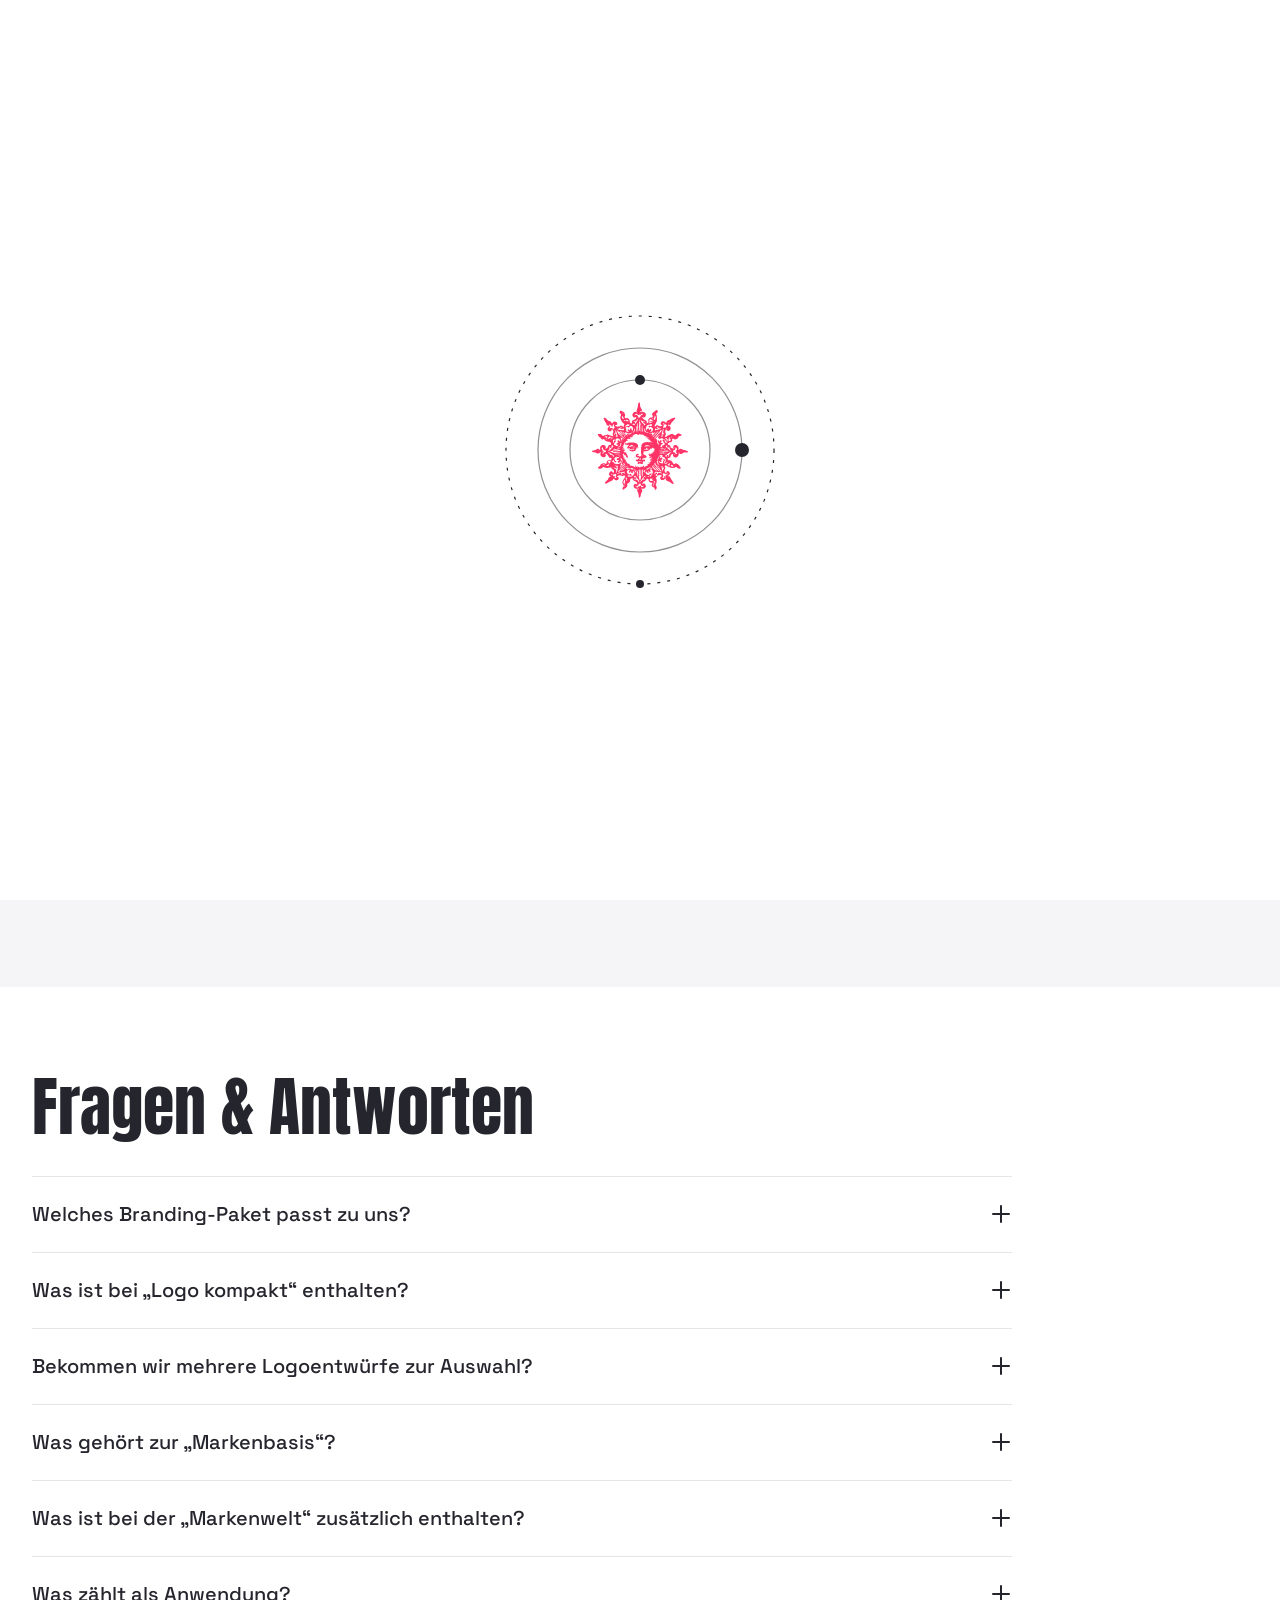
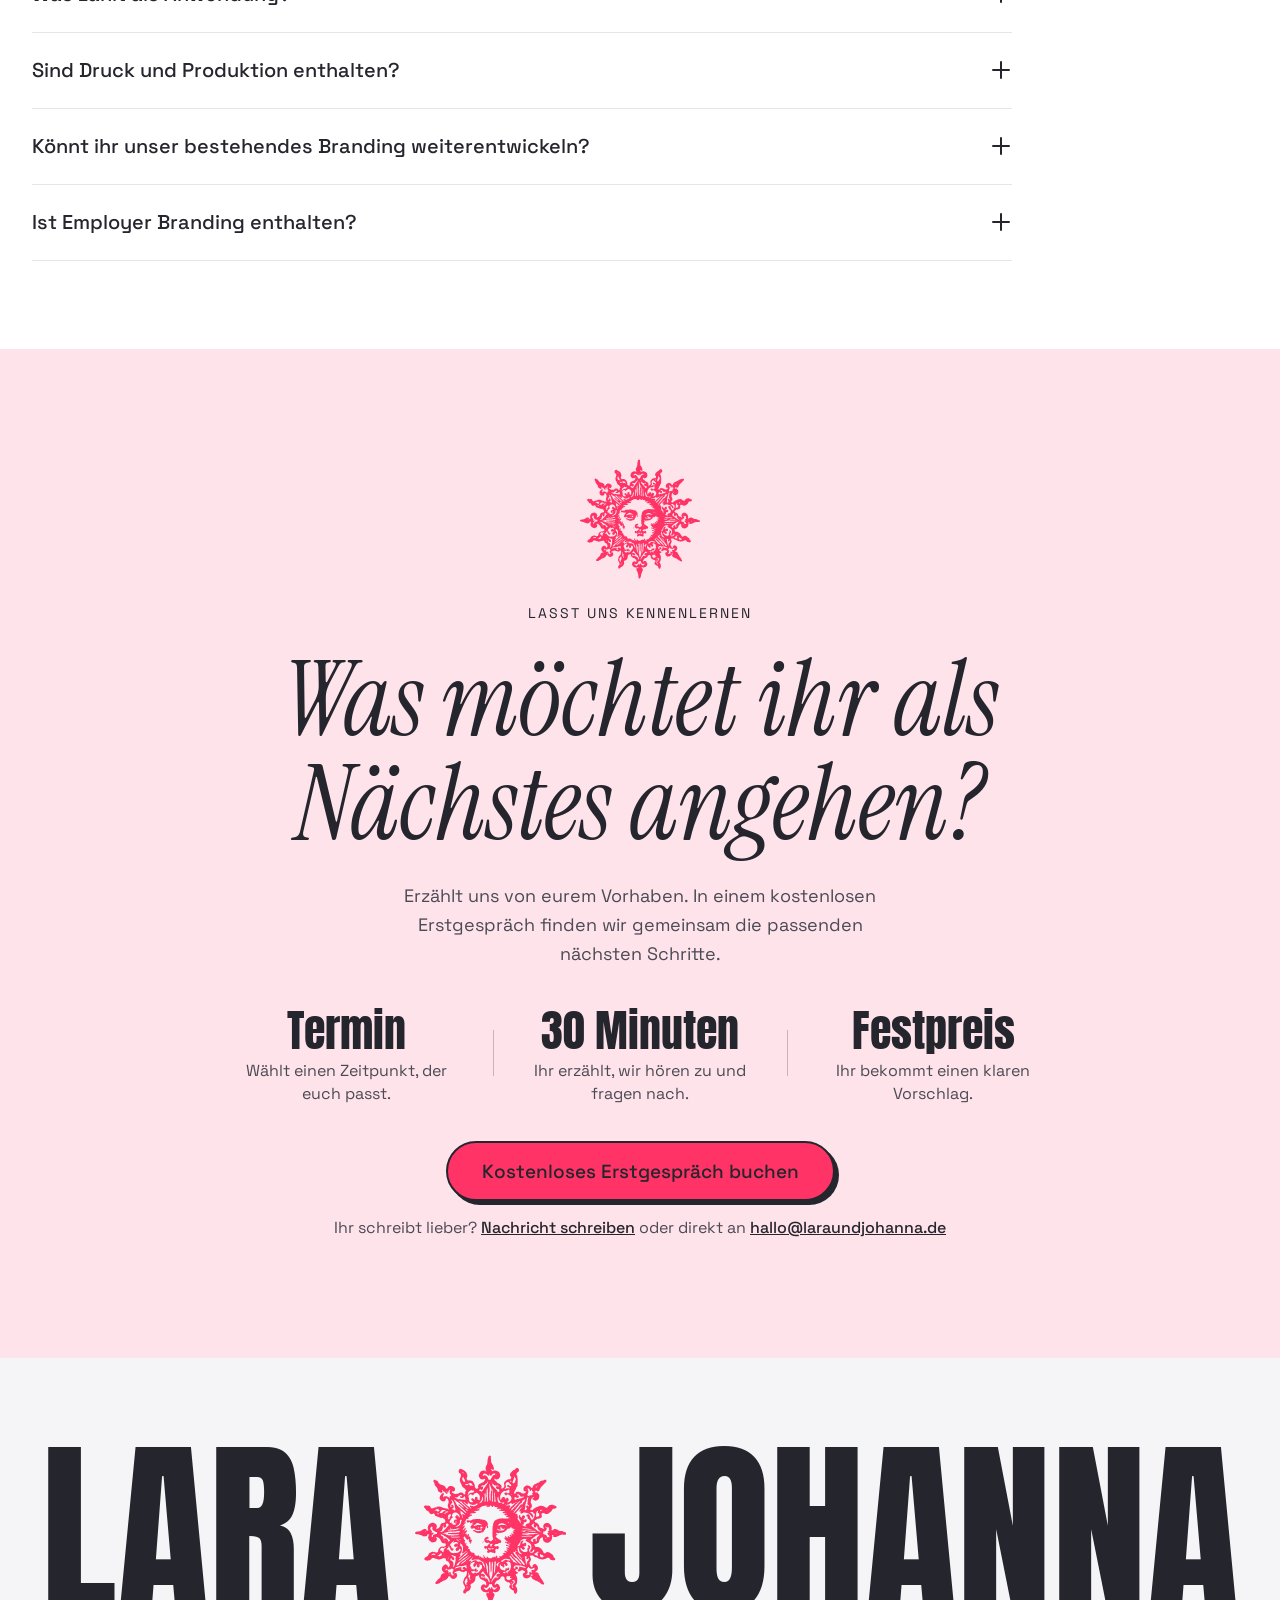
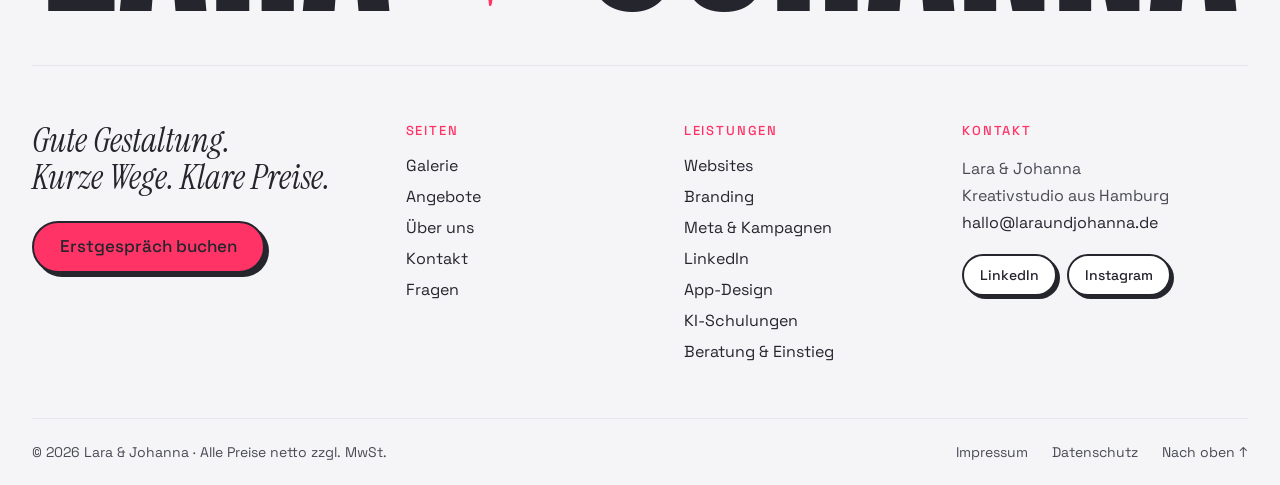
<file: branding.html>
<!DOCTYPE html>
<html lang="de">
<head>
<meta charset="utf-8">
<meta name="google-site-verification" content="_8En-DYdcZXQuE2vubrbrP5TlVrM1GbT5ZxHPeItJPA">
<meta name="viewport" content="width=device-width, initial-scale=1">
<title>Branding · Lara &amp; Johanna</title>
<meta name="description" content="Logo, visuelle Identität und Anwendungen">
<meta name="theme-color" content="#FFFFFF">
<meta property="og:type" content="website">
<meta property="og:title" content="Branding · Lara &amp; Johanna">
<meta property="og:description" content="Logo, visuelle Identität und Anwendungen">
<meta property="og:image" content="https://laraundjohanna.de/assets/img/lara-und-johanna.jpg">
<meta property="og:url" content="https://laraundjohanna.de/branding">
<link rel="canonical" href="https://laraundjohanna.de/branding">
<link rel="icon" href="assets/favicon.svg" type="image/svg+xml">
<link rel="preload" href="assets/fonts/anton-latin.woff2" as="font" type="font/woff2" crossorigin>
<link rel="stylesheet" href="css/style.css?v=20261118-siegel2">
<link rel="stylesheet" href="css/booking.css">
<link rel="stylesheet" href="css/service.css?v=20261118-leistungsseiten">
<script>
/* Ladeanimation einmal pro Besuch; Ende spätestens nach 6 s, auch wenn etwas hängt */
(function () {
  var h = document.documentElement;
  try { if (sessionStorage.getItem('lj-geladen')) return; sessionStorage.setItem('lj-geladen', '1'); } catch (e) {}
  h.classList.add('has-loader', 'is-loading');
  var start = Date.now(), fertig = false;
  function ende() {
    if (fertig) return; fertig = true;
    var l = document.getElementById('loader');
    h.classList.remove('is-loading');
    if (l) { l.classList.add('is-done'); setTimeout(function () { l.remove(); h.classList.remove('has-loader'); }, 1000); }
  }
  window.addEventListener('load', function () { setTimeout(ende, Math.max(0, 1800 - (Date.now() - start))); });
  setTimeout(ende, 6000);
})();
</script>
</head>
<body data-service="branding">
<a class="skip" href="#inhalt">Zum Inhalt springen</a>
<div class="site theme-tag" id="site">
<script>try{if(localStorage.getItem('lj-modus')==='nacht'){var s=document.getElementById('site');s.classList.replace('theme-tag','theme-nacht');s.style.setProperty('--coin-rot','180deg');document.body.classList.add('is-nacht')}}catch(e){}</script>

<!-- Logo-Symbole (Sonne & Mond) -->
<svg class="sym-sprite" width="0" height="0" aria-hidden="true" focusable="false"><defs>
<symbol id="lj-sonne" viewBox="0 0 679.3 674.3"><path fill-rule="evenodd" fill="currentColor" d="M335.3 674.0C333.8 673.7 332.4 672.3 332.2 670.7C332.0 670.0 331.7 668.6 331.3 667.5C331.0 666.4 330.7 664.9 330.7 664.3C330.7 663.7 330.5 662.7 330.3 662.2C330.0 661.4 330.0 660.4 330.2 658.5C330.5 656.7 330.4 655.4 330.1 654.0C329.8 652.2 329.6 651.7 328.5 648.2C328.3 647.2 327.9 645.9 327.8 645.2C327.5 643.5 326.7 640.3 326.4 639.8C326.2 639.6 325.8 638.8 325.5 637.8C324.9 636.1 321.6 629.2 321.1 628.5C320.9 628.3 320.5 627.4 320.2 626.5C319.8 625.6 319.4 624.7 319.3 624.5C318.8 623.9 319.0 620.3 319.6 618.7C320.0 617.9 320.4 616.8 320.5 616.3C320.8 614.9 323.1 612.7 324.3 612.7C325.4 612.7 326.5 613.9 327.0 615.6C327.6 618.0 329.7 615.8 329.9 612.5C330.1 610.5 330.0 610.4 329.2 609.8C328.3 609.2 328.2 609.2 327.0 609.9C326.3 610.3 324.7 610.8 323.5 611.0C322.3 611.1 321.0 611.6 320.4 612.0C319.1 613.0 315.9 613.0 314.3 612.1C313.5 611.5 312.6 611.3 311.0 611.3C307.8 611.3 306.3 610.5 301.8 606.5C300.9 605.8 300.0 604.7 299.8 604.2C299.5 603.6 298.7 602.5 298.0 601.7C296.7 600.1 295.6 597.6 294.8 594.6C293.9 591.1 294.1 590.1 296.4 585.4C297.8 582.5 298.2 582.0 300.2 579.8C305.0 574.4 312.6 574.3 314.8 579.6C315.6 581.3 316.2 581.3 318.0 579.5C319.7 577.9 319.7 577.8 319.6 576.2C319.4 574.5 319.0 573.0 318.1 571.2C317.2 569.4 317.1 566.9 318.0 566.2C318.9 565.4 318.9 564.3 318.0 564.3C317.6 564.3 317.2 564.7 317.0 565.2C316.4 566.7 315.4 566.2 312.0 562.7C308.5 559.1 307.3 558.3 304.8 558.3C303.1 558.3 302.3 557.9 298.5 555.1C297.2 554.2 295.4 553.0 294.5 552.6C292.1 551.4 288.7 547.4 288.7 545.8C288.7 545.4 288.3 544.5 287.8 543.7C287.1 542.4 286.9 541.7 286.9 538.8C286.9 537.0 286.7 535.4 286.5 535.3C286.4 535.2 284.8 535.8 283.0 536.7C281.3 537.6 279.6 538.3 279.3 538.3C279.0 538.3 278.0 538.7 277.1 539.2C276.2 539.6 274.9 540.0 274.2 540.0C273.1 540.0 272.9 540.1 271.8 541.8C270.9 543.3 270.7 543.9 270.8 544.8C270.9 545.3 270.9 546.6 270.6 547.5C270.4 548.4 270.2 549.9 270.1 550.8C269.7 557.2 269.3 558.9 267.6 561.8C264.3 567.3 260.2 570.9 255.3 572.7C254.2 573.1 253.2 573.6 253.1 573.7C253.0 573.9 252.5 574.0 251.8 574.0C250.1 574.0 249.1 575.4 248.8 578.5C248.7 579.8 248.7 581.1 248.8 581.4C249.2 581.9 250.0 585.6 250.2 587.4C250.4 588.9 249.2 592.8 248.2 594.0C247.7 594.5 246.7 597.4 246.7 598.0C246.7 599.6 238.6 606.8 235.5 607.9C232.8 608.8 228.7 612.1 228.7 613.2C228.7 614.0 226.9 615.9 225.4 616.7C224.1 617.5 223.4 617.6 221.5 617.7C219.3 617.7 219.2 617.6 218.0 616.3C216.4 614.7 215.9 613.0 215.9 609.2C215.9 605.7 216.5 604.2 219.6 600.5C220.6 599.4 221.3 598.4 221.3 598.3C221.3 598.1 221.8 597.4 222.5 596.8C223.1 596.0 223.7 595.0 223.8 594.2C223.9 593.4 224.1 592.3 224.2 591.7C224.6 589.6 223.7 586.1 222.5 584.6C221.8 583.9 221.3 583.1 221.3 583.0C221.3 582.9 220.7 581.7 219.9 580.5C219.2 579.2 218.3 577.5 217.9 576.8C217.6 576.0 217.2 575.3 217.0 575.2C216.8 575.1 216.7 574.4 216.7 573.8C216.7 573.2 216.5 572.2 216.2 571.7C215.2 569.8 214.9 564.5 215.8 563.2C216.5 562.1 217.3 559.6 217.5 557.8C217.9 555.4 219.3 551.5 221.2 548.0C222.6 545.3 223.2 544.6 225.9 542.3C228.8 539.7 229.7 538.5 229.7 537.0C229.7 536.7 229.9 536.2 230.1 536.0C230.4 535.8 230.7 534.9 230.8 534.1C231.1 531.1 231.6 529.1 232.5 527.2C233.2 525.8 233.3 525.2 233.0 524.9C232.8 524.7 232.7 523.7 232.7 522.7C232.7 521.5 232.5 520.5 232.2 520.1C231.9 519.8 231.7 519.3 231.7 519.0C231.7 518.0 229.9 516.0 229.1 516.0C228.2 516.0 226.4 517.0 224.9 518.3C223.5 519.6 220.9 520.9 218.6 521.5L216.5 522.1L214.2 521.0C212.5 520.2 211.5 520.0 209.9 520.0C208.7 520.0 207.7 519.9 207.5 519.7C207.3 519.5 206.6 519.2 206.0 519.0C203.3 518.2 200.9 517.3 199.8 516.6C197.8 515.4 191.4 516.4 188.1 518.4C187.3 518.9 186.7 519.0 185.9 518.8C184.9 518.6 184.4 518.8 183.0 519.7C182.1 520.3 180.7 521.1 179.9 521.5C178.1 522.4 175.7 525.8 176.2 526.6C176.9 527.7 177.6 527.8 178.9 526.9C181.2 525.4 183.5 525.4 185.3 527.1C186.4 528.1 187.7 530.8 187.7 531.9C187.7 532.5 187.9 533.6 188.2 534.3C188.8 536.1 188.8 537.6 188.2 539.2C187.9 539.9 187.6 540.9 187.5 541.5C187.0 544.0 182.8 548.6 179.8 550.0C175.5 552.0 169.8 552.7 167.4 551.5C166.9 551.3 165.8 550.7 165.0 550.3C162.6 549.3 159.4 546.1 158.9 544.2C158.3 541.9 155.8 539.6 154.3 539.9C150.2 540.6 148.4 541.8 148.4 543.9C148.4 547.1 143.4 553.6 140.6 554.1C139.9 554.2 139.2 554.6 138.8 555.0C138.1 555.8 134.1 558.0 131.8 558.8C130.9 559.2 130.0 559.5 129.8 559.7C129.1 560.2 126.0 561.0 124.9 561.0C123.7 561.0 122.8 561.6 119.6 564.5C118.7 565.3 117.7 566.1 117.2 566.2C115.7 566.6 114.1 567.5 112.1 568.9C108.7 571.3 102.9 574.3 101.7 574.3C101.3 574.3 100.5 574.6 99.9 574.9C98.8 575.4 97.8 575.4 94.2 574.6C90.9 573.9 89.9 571.3 91.5 568.1C92.6 566.2 93.4 565.2 95.1 564.1C95.7 563.7 96.7 562.6 97.2 561.8C99.5 557.8 103.4 553.3 105.7 552.2C106.9 551.5 111.4 547.8 111.8 547.1C112.0 546.7 112.5 546.0 113.1 545.4C113.7 544.8 114.0 544.2 113.9 543.8C113.8 543.5 113.9 542.8 114.1 542.2C114.4 541.6 114.7 540.7 114.8 540.0C115.1 538.6 117.0 534.7 118.7 532.3C120.3 530.1 123.2 528.1 125.3 527.7C126.1 527.5 127.1 527.3 127.4 527.2C127.7 527.0 128.4 527.1 129.0 527.3C130.2 527.8 131.0 527.6 132.0 526.3C132.8 525.1 132.6 524.5 130.8 523.8C130.2 523.6 129.1 522.8 128.4 522.2C127.6 521.5 126.7 520.9 126.5 520.7C126.3 520.6 125.4 519.5 124.5 518.3C120.6 513.3 119.1 507.8 120.6 504.7C121.0 504.1 121.3 502.9 121.4 502.1C121.7 499.6 124.4 495.3 126.0 494.8C126.3 494.7 126.8 494.1 127.1 493.4C128.2 491.0 133.4 488.3 137.0 488.2C139.0 488.2 141.1 489.0 142.3 490.2C143.0 490.8 144.0 491.5 144.7 491.8C147.1 492.7 148.1 495.5 147.2 498.8C146.2 502.4 152.7 498.7 154.6 494.6C155.7 492.3 156.2 488.6 155.6 487.5C155.4 487.2 155.3 486.2 155.3 485.4C155.3 484.2 155.1 483.8 154.3 483.0C152.1 480.9 149.8 477.7 149.2 475.9C148.9 474.8 148.5 474.0 148.4 474.0C143.6 473.8 141.4 473.0 140.7 471.4C140.4 470.8 140.0 470.2 139.7 470.0C139.2 469.8 139.0 469.1 138.9 467.4C138.8 465.4 138.6 464.8 137.6 463.3C135.5 460.2 135.6 460.2 130.4 460.2C125.3 460.2 123.7 460.5 120.9 462.0C119.9 462.5 118.6 463.0 118.1 463.0C116.9 463.0 113.8 463.8 113.2 464.3C112.5 464.9 104.9 465.5 103.3 465.1C102.5 464.9 101.2 464.5 100.3 464.3C99.5 464.1 98.2 463.6 97.3 463.2C96.5 462.8 94.9 462.3 93.9 462.2C92.4 462.0 91.1 461.5 89.0 460.3C85.3 458.3 83.9 457.9 81.4 458.3C80.4 458.5 78.9 458.7 78.2 458.7C76.6 458.7 75.2 459.5 74.8 460.7C74.7 461.1 74.0 462.0 73.2 462.9C69.0 467.5 67.1 468.6 63.8 468.4C61.8 468.3 61.6 468.4 57.1 470.4C55.1 471.2 54.6 471.2 51.9 469.8C50.2 469.0 49.1 468.7 48.0 468.7C44.4 468.7 41.7 466.3 41.7 463.2C41.7 459.6 48.4 453.1 53.4 451.9C55.3 451.4 60.3 445.4 60.3 443.5C60.3 441.7 63.7 436.9 65.3 436.5C65.8 436.4 66.7 435.9 67.3 435.4C71.6 432.0 80.9 429.6 83.7 431.2C84.1 431.4 84.9 431.6 85.3 431.7C85.8 431.7 87.8 432.2 89.7 432.8C94.3 434.3 95.4 434.4 98.1 433.9C100.1 433.4 100.7 433.2 102.0 431.9L103.5 430.4L103.6 427.1C103.6 424.9 103.8 423.7 104.2 423.1C104.4 422.7 104.7 422.2 104.7 422.0C104.7 420.6 107.3 416.3 109.5 414.1C114.9 408.8 120.5 406.6 125.0 408.0C127.8 408.8 128.2 408.8 129.3 408.0C129.8 407.6 131.8 406.5 133.7 405.5L137.2 403.8L137.1 402.3C137.0 401.5 137.2 400.2 137.7 399.0C138.6 396.6 138.2 395.6 135.7 393.6C133.9 392.2 133.9 392.2 132.5 392.6C129.6 393.4 126.3 392.9 123.5 391.2C121.7 390.1 118.6 387.0 118.0 385.7C117.8 385.2 117.5 384.6 117.3 384.3C117.1 383.9 117.0 383.3 117.0 382.9C117.0 381.6 114.5 377.0 112.8 375.2C112.0 374.2 111.0 372.9 110.6 372.1C109.2 369.2 100.8 364.3 97.2 364.3C94.5 364.3 92.3 366.0 93.8 366.9C94.1 367.1 95.1 367.9 96.0 368.8C97.5 370.3 97.6 370.4 97.8 372.7C98.1 375.7 97.5 377.9 95.4 381.4C93.7 384.4 93.5 384.6 90.8 385.9C87.6 387.5 86.4 388.0 85.4 388.0C84.9 388.0 84.2 388.2 83.8 388.5C83.1 389.1 78.5 389.2 78.2 388.7C78.1 388.5 77.6 388.3 77.2 388.3C76.1 388.3 72.5 386.5 71.5 385.4C71.1 384.9 69.7 384.0 68.5 383.3C64.3 381.2 60.2 375.5 59.8 371.3C59.7 370.5 59.4 369.5 59.1 369.0C58.0 367.3 59.2 361.9 61.4 359.1C61.8 358.5 61.9 357.9 61.8 356.4C61.5 353.5 61.4 353.1 60.4 352.7C58.3 351.9 57.6 352.0 55.9 353.0C54.3 354.0 54.0 354.6 54.8 355.3C56.9 357.0 51.7 361.0 47.4 361.0C46.8 361.0 45.8 361.2 45.3 361.5C44.1 362.1 38.5 362.1 36.8 361.4C36.3 361.2 35.4 360.9 34.9 360.8C34.5 360.7 32.5 359.6 30.6 358.4C27.3 356.2 24.0 355.0 21.4 355.0C21.0 355.0 20.6 354.9 20.5 354.7C20.4 354.5 19.6 354.3 18.7 354.1C17.9 354.0 17.0 353.8 16.8 353.6C16.3 353.2 13.3 352.7 9.8 352.4C5.2 352.0 0.5 349.6 0.1 347.5C-0.3 345.3 2.1 342.0 4.0 342.0C4.6 342.0 5.5 341.8 6.1 341.5C8.9 340.4 10.6 340.0 13.5 340.0C15.5 340.0 16.8 339.8 17.3 339.5C17.8 339.2 18.5 339.0 19.0 339.0C19.4 339.0 20.4 338.8 21.3 338.5C22.1 338.3 23.7 337.8 24.8 337.4C26.2 337.0 27.9 336.1 30.5 334.1C32.5 332.6 35.0 331.1 36.0 330.7C37.0 330.3 38.3 329.7 38.9 329.5C41.7 328.3 48.2 329.2 50.2 331.0C50.7 331.6 51.4 332.0 51.5 332.0C52.3 332.0 53.4 333.6 53.2 334.5C53.1 335.0 52.9 335.7 52.8 336.1C52.4 337.9 55.2 337.4 57.7 335.3C59.0 334.2 59.3 333.7 59.2 333.2C59.1 332.8 58.7 331.4 58.4 330.1C58.0 328.8 57.6 327.5 57.4 327.1C56.3 325.0 57.5 317.0 59.4 314.3C59.7 313.9 60.1 312.8 60.4 311.9C61.3 308.4 67.5 303.4 71.5 302.8C72.4 302.7 73.3 302.5 73.5 302.3C74.0 301.9 77.4 301.3 80.3 301.1C82.6 300.9 83.4 301.2 89.4 304.2C93.3 306.1 94.5 307.4 96.5 311.5C97.4 313.3 97.7 314.4 97.8 316.7C98.1 320.2 97.7 321.2 95.5 323.3C93.6 325.1 93.5 326.2 95.4 327.2C97.0 328.0 99.0 327.8 101.9 326.3C103.3 325.6 104.6 325.0 104.8 325.0C105.0 325.0 106.1 324.2 107.3 323.1C109.8 321.0 112.7 316.2 112.7 314.1C112.7 313.5 113.0 312.4 113.3 311.8C113.7 311.1 114.0 310.2 114.0 309.9C114.0 308.5 117.2 304.6 119.7 303.0C123.4 300.6 127.5 299.8 131.2 300.9C131.8 301.0 132.4 300.7 133.7 299.4C136.0 297.2 136.9 294.4 135.7 292.8C135.4 292.3 134.9 291.2 134.7 290.4C134.5 289.6 133.8 288.0 133.3 286.8C132.7 285.5 132.2 284.2 132.3 283.8C132.4 283.1 132.3 283.0 130.8 283.2C129.3 283.4 129.3 283.4 127.4 281.6C124.1 278.4 123.3 278.2 118.8 279.1C115.3 279.7 113.4 279.2 108.7 276.5C107.3 275.7 106.0 275.2 104.4 275.0C101.9 274.6 101.3 274.4 98.8 272.8C97.9 272.2 96.6 271.7 95.8 271.5C92.0 270.8 88.0 266.6 88.0 263.3C88.0 261.8 86.2 260.2 84.1 259.7C82.4 259.4 81.9 259.5 80.5 260.5C75.1 264.6 66.9 261.8 63.7 255.0C63.1 253.8 62.7 252.5 62.7 252.1C62.7 250.6 59.7 248.5 56.8 248.0C53.0 247.4 50.6 245.4 48.4 240.6C47.9 239.7 47.1 238.7 46.6 238.3C42.6 235.3 40.1 231.5 40.5 228.8C40.8 226.1 42.0 224.9 45.3 223.8C48.1 222.8 49.6 222.8 51.8 223.9C54.2 225.0 57.8 225.3 59.3 224.5C60.6 223.9 61.3 223.9 63.6 224.6C66.8 225.6 69.1 228.2 70.2 232.1C70.6 233.2 71.1 234.0 72.4 235.2L74.1 236.7L77.1 236.6C80.6 236.4 81.1 236.3 86.2 233.7L89.9 231.9L92.8 232.1L95.6 232.3L97.9 230.6C100.8 228.5 102.0 228.1 103.7 228.7C104.8 229.0 105.0 229.0 105.7 228.5C106.6 227.9 110.3 227.8 111.4 228.4C112.2 228.8 113.2 229.1 117.2 229.8C118.7 230.1 120.8 230.9 123.5 232.3C127.0 234.1 127.7 234.3 129.4 234.3C131.1 234.3 131.7 234.5 134.1 235.9L136.8 237.5L140.4 237.4L143.9 237.3L146.2 238.7C150.0 241.0 150.2 241.1 150.8 240.9C152.2 240.3 151.6 237.3 149.7 235.5C148.9 234.8 147.7 231.2 147.7 229.7C147.7 229.2 147.4 228.3 147.2 227.8C146.5 226.5 146.5 222.5 147.2 221.3C147.4 220.9 147.6 220.1 147.7 219.5C147.7 219.0 148.0 218.0 148.3 217.4C150.5 213.4 151.5 207.6 150.5 205.1C150.2 204.5 150.0 203.6 150.0 203.2C150.0 202.8 149.7 202.0 149.4 201.3C149.0 200.7 148.7 199.6 148.6 198.9C148.3 197.5 146.0 193.6 144.9 192.9C144.0 192.3 140.1 191.8 138.9 192.1C137.7 192.4 137.3 193.6 137.9 195.6C138.3 197.3 138.3 197.5 137.6 199.0C136.8 200.9 133.8 203.9 132.4 204.2C131.9 204.3 131.0 204.6 130.5 204.8C128.8 205.5 126.6 205.7 125.0 205.3C124.2 205.1 122.9 204.8 122.2 204.7C119.6 204.2 114.5 200.3 113.8 198.3C113.7 197.9 113.2 197.0 112.8 196.5C112.4 196.0 112.0 195.0 111.8 194.4C111.7 193.8 111.5 193.3 111.3 193.1C109.9 192.3 109.7 188.2 111.0 185.7C111.3 185.1 111.5 184.3 111.4 184.1C111.4 183.9 111.6 183.0 112.0 182.2C112.4 181.4 112.7 180.5 112.7 180.2C112.7 180.0 113.0 179.5 113.4 179.1C113.8 178.8 114.8 177.5 115.6 176.2C117.6 173.1 119.3 171.5 121.5 170.4C122.4 170.0 123.8 169.3 124.7 168.8C126.6 167.8 127.4 167.8 128.3 168.8C129.1 169.7 129.4 172.4 128.7 173.6C128.6 173.9 128.3 174.8 128.2 175.5C128.0 176.5 127.5 177.2 126.3 178.4C124.6 179.9 124.6 180.0 124.7 181.4C124.9 183.2 126.1 185.3 126.9 185.3C127.2 185.3 127.8 184.9 128.2 184.4C129.0 183.1 130.9 182.0 132.4 182.0C140.3 181.9 141.2 182.0 146.3 184.5C151.5 186.9 152.1 187.5 151.9 189.4C151.6 190.8 152.1 192.0 152.8 192.0C153.6 192.0 153.7 191.5 153.3 190.4C152.8 189.2 153.5 188.1 155.0 187.9C155.6 187.9 155.8 187.7 155.7 187.2C155.7 186.8 155.5 186.0 155.4 185.4C155.1 183.3 158.2 180.2 160.9 179.9C162.6 179.8 162.7 179.0 161.2 177.3C160.5 176.6 160.0 175.9 160.0 175.7C160.0 175.6 159.5 174.8 158.8 174.0C158.2 173.2 157.7 172.4 157.7 172.2C157.7 172.1 157.1 170.9 156.5 169.6C155.0 166.6 154.4 160.7 155.5 158.6C155.8 157.9 156.0 157.3 156.0 157.1C156.0 156.9 156.5 156.1 157.0 155.2C158.1 153.4 158.1 153.0 156.6 153.0C155.7 153.0 155.1 153.4 153.0 155.7C150.2 158.7 149.6 160.0 149.6 163.6C149.5 165.8 148.7 167.0 147.5 167.0C146.9 167.0 144.7 164.4 144.7 163.7C144.7 162.9 143.8 162.0 143.0 162.0C142.6 162.0 142.0 161.7 141.7 161.3C141.3 161.0 140.8 160.7 140.5 160.7C139.5 160.7 140.1 161.9 142.5 164.8C145.7 168.5 146.0 169.4 144.1 170.9C142.3 172.3 141.9 172.3 139.9 170.4C138.9 169.5 137.9 168.6 137.5 168.3C137.1 168.1 136.2 167.0 135.4 165.9C134.6 164.9 133.2 163.2 132.2 162.1C130.6 160.4 130.3 160.2 129.7 160.6C127.8 161.7 124.7 159.2 124.7 156.5C124.7 154.6 122.8 153.7 121.4 154.9L120.7 155.5L121.7 157.0C122.6 158.3 122.7 158.7 122.5 160.2C122.4 161.4 122.5 162.3 122.8 163.1C123.7 165.3 122.9 165.9 118.9 166.2C115.9 166.4 113.9 165.8 111.2 163.9C110.5 163.4 109.6 163.0 109.3 163.0C108.7 163.0 104.9 160.5 103.9 159.4C102.6 158.0 102.0 156.3 101.8 153.6C101.6 151.6 101.3 150.3 100.6 148.9C100.1 147.9 99.7 147.0 99.7 146.9C99.7 146.4 95.7 141.1 92.8 137.8C90.7 135.5 89.7 133.7 88.3 130.5C88.1 130.0 87.6 128.0 87.3 126.3C86.9 123.7 86.5 122.8 85.8 121.8C85.2 121.1 84.7 120.3 84.6 120.0C84.4 119.7 84.0 118.8 83.5 118.0C82.2 115.7 82.3 111.8 83.7 110.2C85.1 108.6 88.4 107.8 90.1 108.7C90.5 108.9 91.5 109.7 92.3 110.3C93.5 111.4 93.9 111.6 95.8 111.7C99.2 111.9 103.7 115.8 103.7 118.5C103.7 120.3 106.4 124.4 108.2 125.3C108.7 125.6 110.1 126.5 111.2 127.3C112.3 128.2 113.8 129.1 114.7 129.4C115.5 129.8 117.0 130.4 117.9 130.9C118.9 131.3 119.9 131.7 120.1 131.7C120.4 131.7 121.7 132.1 124.8 133.4C125.2 133.5 126.2 133.7 127.0 133.8C131.6 134.3 138.5 141.5 137.8 144.9C137.4 147.0 139.7 149.2 141.3 148.4C141.7 148.2 142.3 148.0 142.7 148.0C143.6 148.0 146.6 145.2 147.5 143.3C149.0 140.4 153.1 137.2 155.7 136.8C156.6 136.7 157.4 136.5 157.5 136.3C157.8 135.8 162.5 136.0 163.8 136.5C164.4 136.8 165.6 137.0 166.3 137.0C170.1 137.0 176.6 141.9 178.5 146.2C179.3 147.9 179.4 148.5 179.2 150.8C178.9 155.9 177.8 158.3 175.0 160.0C173.2 161.1 169.0 161.4 167.9 160.5C166.4 159.4 165.0 160.7 165.0 163.0C165.0 164.6 168.6 168.1 170.9 168.8C171.9 169.1 173.0 169.5 173.4 169.8C173.8 170.1 174.4 170.3 174.8 170.3C175.2 170.3 176.1 170.7 176.9 171.2C178.4 172.1 178.7 172.1 182.4 172.0C185.0 172.0 186.7 171.8 187.5 171.5C188.1 171.2 189.0 171.1 189.5 171.2C191.0 171.6 193.7 170.5 196.1 168.6C200.2 165.3 201.2 164.9 205.7 165.1C210.3 165.2 212.6 166.0 214.4 167.8C216.8 170.5 217.7 171.5 217.7 171.7C217.7 171.8 218.1 172.4 218.5 173.0C219.5 174.1 221.0 174.4 221.7 173.5C221.9 173.2 222.7 172.8 223.4 172.7C224.1 172.5 224.7 172.1 224.7 171.9C224.7 171.7 224.8 171.0 224.9 170.5C224.9 170.0 225.1 168.7 225.2 167.8C225.4 166.3 225.3 166.0 224.5 165.1C223.5 163.9 223.5 163.4 224.4 162.2C224.9 161.6 225.4 161.3 226.1 161.3C227.3 161.3 227.8 160.9 228.9 159.1C229.5 158.0 229.5 157.9 228.9 156.9C228.5 156.3 227.9 155.1 227.4 154.2C227.0 153.3 225.7 151.5 224.6 150.3C223.5 149.1 222.4 147.7 222.1 147.2C221.5 146.0 221.3 145.9 219.3 145.1C215.6 143.7 212.2 140.6 211.1 137.7C210.8 136.8 210.4 135.9 210.2 135.7C209.4 134.8 208.3 132.0 208.3 131.0C208.3 128.9 207.3 126.3 205.4 123.4C203.0 119.8 202.0 117.9 201.6 116.2C200.7 112.0 200.6 110.9 200.5 108.5C200.5 105.4 200.9 103.8 202.9 98.8C203.7 96.8 204.7 94.5 205.0 93.7C206.2 90.7 205.2 83.3 203.5 81.7C203.0 81.3 202.4 81.0 202.1 81.0C201.5 81.0 198.5 78.2 196.9 76.0C195.5 74.2 195.5 74.1 195.4 71.2C195.0 60.8 204.2 54.8 210.5 61.3C212.2 63.1 214.0 64.1 216.8 65.0C219.4 65.7 222.4 67.5 223.2 68.9C224.1 70.3 225.4 71.7 225.9 71.7C227.4 71.7 230.3 75.7 231.0 78.9C231.3 80.2 232.4 82.8 234.1 86.2C235.0 87.8 234.0 96.5 233.0 97.2C232.8 97.3 232.7 97.6 232.7 97.8C232.7 98.1 232.2 99.0 231.6 99.8L230.6 101.3L231.2 103.2C231.5 104.3 232.2 105.9 232.7 106.8C233.2 107.6 233.7 108.5 233.7 108.7C233.7 108.8 234.5 109.6 235.5 110.5C237.2 112.0 237.3 112.0 239.6 112.0C241.3 112.0 242.0 111.9 242.4 111.4C244.1 109.3 247.2 109.6 252.0 112.3C252.5 112.6 253.5 113.0 254.4 113.3C260.5 115.5 267.8 127.4 267.7 135.3C267.6 140.8 267.8 141.7 268.8 142.6C269.4 143.0 270.3 144.2 270.9 145.1C271.6 146.3 272.3 147.0 273.2 147.4C273.9 147.8 274.8 148.4 275.2 148.7C276.2 149.6 277.1 149.4 279.4 147.4C280.4 146.5 281.7 145.4 282.3 145.0L283.5 144.1L282.7 142.4C280.3 136.7 284.5 129.3 292.5 125.4C296.9 123.2 301.9 121.0 302.9 120.8C304.9 120.4 305.7 119.9 307.7 117.6C311.8 112.9 314.2 108.2 313.8 105.4C313.6 103.5 312.9 103.1 311.8 104.3C309.6 106.8 301.8 108.0 297.7 106.4C293.8 105.0 289.8 101.3 288.3 97.7C287.9 96.9 287.1 95.1 286.5 93.8C285.1 90.9 284.9 88.5 286.0 86.4C286.3 85.7 286.7 84.9 286.7 84.6C286.7 83.6 289.2 78.0 290.4 76.4C291.1 75.5 291.7 74.6 291.7 74.5C291.7 73.8 293.5 71.9 294.8 71.3C300.5 68.3 308.3 66.5 310.9 67.7C312.2 68.3 312.5 68.3 313.1 67.8C313.5 67.6 314.1 67.3 314.6 67.3C315.1 67.3 315.7 66.8 316.6 65.5L318.0 63.6L317.3 62.1C317.0 61.2 316.5 60.1 316.2 59.5C315.3 57.7 315.5 54.9 316.9 51.7C317.5 50.1 318.2 48.3 318.4 47.7C318.8 46.2 319.9 44.1 320.8 42.8C321.8 41.5 322.6 39.0 322.9 36.7C323.0 35.7 323.4 33.9 323.8 32.8C324.2 31.6 324.5 29.7 324.5 28.0C324.6 26.4 324.7 23.5 324.8 21.5C324.9 18.1 325.3 16.3 326.5 13.0C327.0 11.5 327.7 8.8 327.7 8.0C327.7 7.2 329.8 3.1 330.8 2.1C331.2 1.6 332.2 1.0 333.0 0.6C335.4 -0.5 338.1 0.8 339.3 3.6C340.1 5.4 340.2 7.1 339.5 8.5C338.9 9.6 338.8 12.0 339.4 12.6C340.1 13.3 340.4 15.6 340.5 21.6C340.7 28.3 340.9 29.2 343.0 33.7C344.3 36.4 344.5 36.8 346.7 40.5C349.0 44.3 350.3 47.2 350.3 48.0C350.3 48.3 350.7 49.1 351.1 49.6C352.5 51.2 353.1 53.2 353.1 55.8C353.0 57.1 353.0 59.2 353.0 60.5C352.9 65.3 350.2 66.9 347.7 63.6C347.1 62.9 346.4 62.3 346.2 62.3C346.0 62.3 345.2 61.9 344.5 61.3C343.0 60.1 341.9 60.1 341.1 61.2C340.6 61.9 340.6 62.1 341.3 63.2C341.7 63.8 342.0 64.6 342.0 64.8C342.0 65.2 343.4 67.1 345.4 69.2C345.8 69.7 346.3 70.0 346.7 70.0C347.8 70.0 351.1 69.0 351.7 68.5C352.0 68.2 352.5 68.0 352.9 68.0C353.2 68.0 353.9 67.7 354.5 67.3C355.7 66.5 360.0 66.4 361.3 67.2C361.8 67.4 362.6 67.6 363.2 67.7C365.0 67.7 370.1 69.9 372.0 71.5C373.0 72.3 374.2 73.2 374.7 73.5C377.2 74.8 380.2 79.6 380.6 82.9C380.8 84.0 381.1 85.2 381.3 85.6C381.6 86.3 381.7 87.3 381.5 89.8C381.4 92.9 381.2 93.4 379.8 96.3C376.8 102.5 374.3 104.6 367.7 106.3L365.0 107.0L363.1 106.3C360.9 105.5 359.1 104.4 358.4 103.5C357.4 102.3 355.3 103.8 355.3 105.8C355.3 108.4 359.2 113.4 362.7 115.2C364.6 116.2 365.4 117.1 366.3 119.2C367.2 121.3 368.9 123.0 370.0 123.0C370.5 123.0 371.1 123.2 371.5 123.4C371.9 123.7 372.9 124.2 373.8 124.5C375.8 125.2 379.1 127.2 381.1 128.8C381.9 129.4 382.8 130.1 383.3 130.3C383.7 130.5 384.5 131.5 385.0 132.5C385.6 133.5 386.3 134.5 386.6 134.8C388.0 135.7 388.4 137.8 387.5 139.9C387.2 140.5 387.0 141.4 387.0 141.9C387.0 142.3 386.7 143.3 386.3 144.0C385.4 145.8 385.5 146.1 386.8 147.1C388.3 148.2 389.2 148.2 390.9 147.1C392.5 146.0 394.2 145.1 395.4 144.8C395.9 144.7 396.3 144.4 396.3 144.2C396.3 143.9 396.8 143.1 397.4 142.4C399.2 140.4 399.7 139.6 399.7 138.4C399.7 137.9 399.8 137.3 400.0 137.1C400.3 137.0 400.3 136.5 400.2 135.9C400.1 135.3 399.8 133.9 399.7 132.8C399.1 128.9 398.8 127.5 398.5 127.0C397.8 125.9 398.3 122.6 399.6 120.2C402.2 115.5 410.7 108.1 414.9 107.0C417.3 106.4 420.9 106.2 422.5 106.6C423.8 107.0 424.2 106.9 425.2 106.3C425.9 106.0 426.7 105.7 426.9 105.7C427.3 105.7 428.7 104.3 428.7 103.8C428.7 103.6 429.0 103.0 429.5 102.3C430.3 101.1 430.9 98.3 430.7 96.5C430.6 95.1 430.1 94.3 429.0 93.9C425.9 92.6 424.2 87.1 425.5 82.2C426.1 80.1 430.7 73.9 433.1 72.1C434.1 71.3 435.6 70.0 436.5 69.1C438.2 67.5 441.2 65.6 442.7 65.2C444.1 64.9 448.3 61.3 450.6 58.5C452.8 55.9 455.1 54.3 456.9 54.3C459.2 54.3 464.0 58.1 464.5 60.3C464.7 60.8 464.9 61.5 465.2 61.9C465.8 62.8 466.0 68.4 465.4 69.0C465.3 69.3 465.0 69.9 464.9 70.4C464.6 71.6 461.7 73.9 460.1 74.2C457.4 74.7 455.7 76.7 455.5 79.4C455.5 80.4 455.3 81.4 455.2 81.7C455.0 81.9 454.8 82.9 454.6 83.8C454.5 84.7 454.3 85.7 454.2 86.0C454.0 86.4 454.6 87.3 455.8 88.7C457.9 91.1 458.8 93.2 458.3 94.5C457.9 95.6 457.9 97.2 458.3 98.5C459.5 102.2 459.7 104.7 459.8 113.5C459.8 120.3 459.7 122.8 459.4 123.6C459.1 124.3 459.0 125.2 459.2 126.4C459.9 132.4 459.3 135.7 456.9 138.7C456.3 139.5 455.6 140.5 455.3 140.9C455.0 141.3 454.4 142.1 453.9 142.8C453.1 143.8 452.9 144.4 452.8 146.5C452.6 149.8 452.0 151.0 449.2 153.5C447.2 155.3 447.0 155.6 447.0 156.8C447.0 160.0 446.7 160.7 444.3 162.8C444.0 163.1 443.7 163.7 443.7 164.1C443.7 164.6 443.3 165.4 442.8 166.0L441.9 167.0L442.6 167.9C443.5 169.2 446.7 171.4 447.5 171.3C447.9 171.2 448.9 170.0 450.0 168.4C452.4 164.9 453.1 164.2 454.8 163.5C455.5 163.2 456.7 162.7 457.3 162.5C458.6 161.9 460.0 161.9 461.2 162.4C462.2 162.7 463.9 163.1 467.2 163.6C468.6 163.9 474.3 166.3 476.0 167.3C477.7 168.4 478.7 168.8 480.2 169.1C481.1 169.2 482.5 169.5 483.3 169.6C486.4 170.3 493.1 167.4 496.5 164.1C498.7 162.0 497.1 158.8 494.9 160.5C493.1 161.8 489.0 160.2 487.0 157.5C486.4 156.6 486.2 155.9 486.1 153.9C486.1 152.5 485.9 150.7 485.6 150.0C485.1 148.4 486.1 144.9 487.7 142.4C489.5 139.8 495.2 135.0 496.5 135.0C496.9 135.0 497.6 134.7 498.1 134.3C499.4 133.3 506.2 133.5 508.2 134.6C508.6 134.8 509.5 135.0 510.1 135.0C512.8 135.0 517.5 138.7 518.4 141.5C519.0 143.3 521.2 145.0 522.9 145.0C524.8 145.0 526.5 143.1 526.8 140.6C527.2 137.1 528.9 134.1 532.0 131.4C533.6 130.1 535.2 128.9 535.7 128.8C536.3 128.7 537.1 128.4 537.6 128.2C538.1 127.9 539.2 127.4 540.0 127.0C540.8 126.6 542.3 125.8 543.4 125.2C544.4 124.6 546.8 123.6 548.8 122.9C552.9 121.5 554.9 120.3 558.3 117.3C560.1 115.6 561.1 115.0 562.9 114.4C566.6 113.2 568.7 112.7 569.3 112.7C569.7 112.7 570.5 112.4 571.1 112.2C571.8 111.9 572.7 111.7 573.2 111.7C573.6 111.7 574.4 111.4 574.8 111.2C575.7 110.6 578.2 109.6 581.4 108.6L583.6 107.9L585.4 108.8C588.3 110.2 588.8 111.1 588.5 114.3C588.3 116.5 588.1 117.3 587.3 118.5C586.3 120.0 583.8 122.0 582.9 122.0C582.3 122.0 581.1 123.4 579.0 126.3C577.4 128.7 574.5 131.5 570.5 134.7C566.5 137.8 564.8 139.7 562.5 143.7C559.1 149.5 557.3 153.0 557.3 153.9C557.3 155.7 555.0 158.6 552.9 159.5C552.2 159.8 551.1 160.3 550.6 160.5C548.8 161.5 546.7 160.9 545.6 159.2C545.2 158.5 544.8 158.0 544.6 158.0C544.4 158.0 543.7 157.6 543.1 157.1C541.3 155.8 539.9 156.8 537.5 161.4C536.4 163.6 536.6 164.1 538.9 164.7C539.7 164.9 540.5 165.3 540.7 165.5C541.3 166.3 542.5 166.1 543.4 165.0C545.1 163.1 548.7 164.1 548.7 166.4C548.7 166.9 549.7 168.2 551.6 170.2C554.7 173.4 555.7 174.8 555.7 175.9C555.7 176.3 555.9 177.1 556.2 177.8C556.9 179.5 556.8 183.6 556.0 186.5C555.6 187.8 555.3 189.2 555.3 189.6C555.3 190.5 553.6 194.1 552.4 195.6C547.5 202.1 536.3 204.3 532.7 199.4C532.1 198.4 531.8 198.3 530.2 198.3C527.5 198.3 526.1 196.4 526.4 193.3C526.9 189.3 526.9 189.3 529.7 188.6C532.5 187.9 533.0 187.6 532.5 186.7C532.0 186.0 530.6 185.5 529.5 185.8C529.0 185.9 527.0 187.7 524.8 189.8C520.6 194.0 519.4 195.9 519.2 199.3C519.1 200.3 518.8 202.0 518.6 203.0C517.9 206.9 517.9 209.9 518.6 210.9C519.0 211.4 519.3 212.2 519.3 212.7C519.3 213.2 519.9 214.8 520.6 216.2C522.7 220.3 523.1 221.6 523.2 224.6C523.5 229.7 521.8 233.3 517.4 236.8C516.0 237.9 515.0 238.9 515.0 239.3C515.0 240.2 517.6 242.5 519.2 243.0C519.9 243.2 520.9 243.7 521.3 244.0C522.1 244.5 522.4 244.6 524.2 244.3C525.6 244.1 526.3 244.1 526.9 244.4C527.9 244.9 528.1 244.6 527.6 243.6C527.1 242.4 527.6 240.2 528.5 240.0C528.9 240.0 529.6 239.6 530.1 239.1C530.6 238.7 531.8 238.1 532.7 237.9C533.9 237.5 535.0 236.8 536.8 235.2C539.6 232.6 541.3 231.7 544.0 231.4C545.1 231.2 546.1 231.0 546.4 230.8C546.9 230.3 552.3 227.6 554.0 226.9C557.2 225.6 559.8 224.9 562.2 224.8C563.7 224.8 565.6 224.6 566.5 224.5C568.2 224.3 571.7 225.2 574.3 226.5C574.8 226.8 575.3 227.0 575.6 227.0C575.8 227.0 577.2 227.8 578.7 228.9C580.3 229.9 582.0 230.9 582.7 231.1C583.3 231.3 584.4 231.9 585.1 232.5C586.3 233.6 586.5 233.7 588.8 233.7C591.7 233.7 593.1 232.8 593.7 230.7C593.9 229.9 594.8 228.6 596.8 226.7C599.7 223.7 600.9 223.0 604.8 221.8C605.9 221.5 607.4 221.0 608.1 220.8C608.8 220.5 609.3 220.4 609.3 220.5C609.3 220.6 610.0 220.4 610.7 220.2C613.1 219.3 617.2 220.0 619.5 221.5C619.9 221.8 620.4 222.0 620.7 222.0C621.0 222.0 622.5 222.7 624.1 223.5C625.6 224.3 627.4 225.0 628.0 225.2C632.0 225.9 634.4 229.1 633.3 232.3C632.7 234.3 632.0 235.1 629.8 236.2C627.4 237.5 625.1 238.0 621.9 238.0C620.6 238.0 619.0 238.2 618.3 238.3C616.8 238.7 614.2 241.2 613.9 242.5C613.7 243.1 613.4 243.7 613.2 244.0C613.0 244.3 612.5 245.2 612.2 246.0C611.1 248.6 610.1 249.8 606.3 253.2C604.0 255.3 601.8 256.9 600.5 257.5C599.4 258.1 597.9 258.9 597.3 259.4C594.9 261.5 592.4 262.2 587.5 262.0C583.9 261.9 582.9 261.6 581.2 259.6C579.8 258.0 579.6 257.9 577.6 257.7C576.5 257.5 575.0 257.2 574.4 257.0C573.2 256.6 571.2 257.0 569.4 258.1C566.4 259.9 565.5 264.2 567.3 267.8C568.5 270.2 568.5 270.7 567.9 272.3C566.3 276.5 564.3 278.8 560.1 280.9C556.7 282.7 554.9 283.1 551.1 283.0C547.3 283.0 546.0 283.4 544.9 285.3C543.5 287.4 542.5 288.0 540.3 288.0C538.1 288.0 538.1 288.0 536.3 291.5C534.7 294.6 534.7 294.4 536.2 296.1C536.8 296.8 537.3 297.7 537.3 298.1C537.3 299.7 537.9 300.1 539.8 299.8C542.2 299.6 545.5 301.2 548.7 304.3C549.9 305.4 551.5 307.0 552.4 307.9C554.4 309.8 555.2 311.6 555.5 314.7C555.8 317.8 556.1 318.4 558.6 320.7C561.1 323.0 565.2 324.8 566.8 324.2C568.1 323.8 569.9 324.7 571.5 326.5C572.7 328.0 572.8 328.0 574.8 328.0C576.8 328.0 578.3 327.4 578.3 326.6C578.3 326.5 577.8 325.7 577.1 324.9C574.6 322.1 573.9 320.3 574.2 316.9C574.6 311.8 576.2 308.6 579.9 305.8C582.0 304.2 582.8 303.8 586.4 302.2C588.0 301.5 594.1 301.5 595.3 302.1C595.8 302.4 596.7 302.6 597.2 302.8C600.5 303.4 606.2 308.4 608.9 313.1C609.9 314.7 610.7 316.3 610.7 316.7C610.7 317.1 610.9 317.8 611.2 318.4C611.5 319.0 611.6 319.7 611.5 320.3C611.4 320.9 611.5 321.7 611.9 322.5C612.6 323.9 612.1 328.6 611.2 329.7C610.6 330.3 610.5 331.5 611.0 332.9C611.4 334.1 611.8 334.3 614.3 334.5L616.2 334.7L617.9 332.7C620.5 329.8 622.4 328.9 626.0 328.9C627.7 328.9 629.1 329.0 629.6 329.3C630.0 329.5 631.0 329.8 631.7 330.0C636.0 330.9 640.5 332.9 643.7 335.3C647.1 337.8 647.0 337.7 654.0 337.6C654.6 337.6 655.8 337.7 656.7 337.9C657.5 338.1 659.1 338.5 660.2 338.8C662.4 339.3 663.2 339.6 668.5 342.2C670.6 343.1 672.9 344.0 673.7 344.2C678.3 344.9 680.4 348.0 678.6 351.5C677.7 353.4 677.1 353.8 674.2 354.3C672.5 354.7 671.7 354.7 670.9 354.4C669.4 353.9 667.9 353.9 665.6 354.5C663.8 355.0 663.5 355.0 662.2 354.6C660.3 353.9 658.1 353.7 656.3 354.0C653.7 354.5 650.5 355.4 650.2 355.7C650.0 355.9 649.6 356.0 649.4 356.0C648.7 356.0 646.5 357.1 644.3 358.7C643.3 359.4 641.1 360.5 639.3 361.2C637.6 361.8 635.4 362.8 634.5 363.2C632.1 364.3 630.1 364.7 626.3 364.9L623.2 365.0L620.7 363.7C616.9 361.6 616.5 360.7 618.5 358.9C619.9 357.6 619.8 357.2 618.1 356.5C615.2 355.3 611.2 357.2 612.9 358.9C614.7 360.7 615.2 363.2 614.2 365.0C613.9 365.5 613.7 366.8 613.7 368.0C613.6 373.5 610.7 380.0 606.5 383.9C603.4 386.9 602.1 387.7 598.5 388.9C597.3 389.3 596.0 389.8 595.8 390.0C595.6 390.2 593.9 390.5 592.0 390.6C589.0 390.7 588.6 390.7 587.5 390.0C586.8 389.7 585.7 389.3 585.0 389.3C582.3 389.3 576.1 384.1 574.4 380.4C573.5 378.4 572.7 372.9 572.7 369.0C572.7 365.9 571.8 365.0 569.5 365.8C568.6 366.1 567.5 366.7 567.0 367.0C566.5 367.4 565.6 367.9 565.0 368.1C561.9 369.4 556.7 376.9 556.7 380.0C556.7 380.6 556.5 381.4 556.2 381.9C556.0 382.4 555.6 383.4 555.5 384.2C555.0 387.3 552.0 390.6 547.9 392.6C540.5 396.2 540.7 396.1 537.7 396.2C535.8 396.3 534.8 396.5 534.6 396.7C534.1 397.5 534.3 399.5 535.0 400.5C535.4 401.1 535.7 401.8 535.7 402.1C535.7 402.4 536.0 403.4 536.5 404.2C536.9 405.1 537.5 406.4 537.9 407.1C538.7 409.0 539.9 410.1 540.6 409.8C540.9 409.7 542.9 409.4 545.1 409.3C548.6 409.0 549.1 409.0 550.4 409.6C553.2 410.9 555.5 411.7 556.5 411.9C560.7 412.6 571.2 423.7 573.1 429.5C574.9 434.8 577.7 437.8 580.9 437.8C582.3 437.8 582.6 437.6 584.2 435.9C587.7 432.1 592.9 430.6 596.3 432.3C597.1 432.7 597.9 433.0 598.2 433.0C600.1 433.0 605.3 436.1 607.8 438.6C608.5 439.4 610.1 440.5 611.3 441.2C613.9 442.8 617.7 446.2 618.8 448.1C619.5 449.4 620.2 451.4 621.0 454.5C621.3 455.9 622.7 457.4 623.9 457.8C624.3 457.9 625.4 458.8 626.3 459.8C627.9 461.5 628.0 461.7 628.0 463.4C628.0 466.4 626.6 468.1 623.7 468.5C622.8 468.6 621.8 468.9 621.4 469.2C620.2 470.0 617.9 469.8 615.6 468.7C614.4 468.1 612.8 467.7 612.2 467.7C610.5 467.7 608.4 467.1 607.2 466.2C605.7 465.3 603.7 463.3 603.7 462.8C603.7 462.6 602.7 461.4 601.5 460.1L599.4 457.8L596.4 457.7C593.8 457.6 593.2 457.7 592.2 458.3C591.6 458.7 590.9 459.0 590.7 459.0C590.4 459.0 589.0 459.6 587.5 460.3C581.9 463.0 581.1 463.3 579.3 463.3C578.3 463.3 576.8 463.5 576.0 463.8C574.1 464.6 571.8 465.0 568.7 465.2C566.2 465.4 566.1 465.4 560.0 463.6C557.3 462.8 552.2 460.4 549.3 458.5C548.0 457.7 546.9 457.0 546.7 457.0C546.6 457.0 545.8 456.6 545.0 456.0C543.6 455.2 543.0 455.1 540.1 454.9C535.5 454.6 534.5 454.0 530.8 449.6C528.5 446.8 528.2 446.7 526.0 447.4C525.0 447.7 523.8 447.7 521.1 447.4L517.6 447.0L515.8 448.6C514.8 449.5 514.0 450.4 514.0 450.7C514.0 451.6 515.2 454.3 516.2 455.4C516.6 455.9 517.1 456.8 517.2 457.3C517.3 457.8 517.7 458.7 518.1 459.3C518.4 460.0 518.7 460.9 518.7 461.5C518.7 462.0 518.8 462.8 519.0 463.1C519.1 463.5 519.1 464.3 519.0 465.0C518.8 465.6 518.6 466.9 518.4 467.8C518.0 469.9 516.1 473.8 514.8 475.6C513.1 477.7 511.9 480.0 512.2 480.6C512.3 480.9 512.5 481.9 512.7 482.8C513.1 485.2 514.2 488.2 516.5 492.8C519.5 498.9 522.7 501.2 525.7 499.4C526.8 498.8 526.9 498.3 526.3 495.2C525.9 493.3 526.0 493.1 526.8 491.4C527.8 489.3 529.6 487.8 531.6 487.3C532.4 487.1 533.4 486.7 533.8 486.5C536.1 484.9 539.8 486.4 546.1 491.7C547.1 492.6 549.3 496.4 549.3 497.3C549.3 497.6 549.6 498.3 549.9 498.8C550.7 500.3 550.9 505.2 550.2 506.6C549.9 507.2 549.7 508.0 549.7 508.4C549.7 510.1 545.3 515.5 543.0 516.7C541.7 517.4 539.0 520.5 539.0 521.3C539.0 521.6 539.3 522.3 539.6 522.7C540.2 523.4 540.3 523.4 541.6 523.1C543.5 522.5 544.9 522.6 547.4 523.3C551.2 524.5 553.4 527.4 554.3 532.5C554.7 534.9 555.3 535.7 557.5 537.7C559.5 539.5 560.4 541.3 561.2 544.7C561.9 548.1 562.1 548.4 565.2 551.5C566.6 553.1 568.4 555.3 569.2 556.5C569.9 557.7 571.2 559.8 572.1 561.2C573.0 562.7 573.7 564.0 573.7 564.2C573.7 564.9 575.1 567.6 576.8 570.0C578.9 572.8 579.0 575.0 577.2 576.6C575.6 578.0 572.5 578.1 570.1 576.8C569.3 576.4 568.4 576.0 568.2 576.0C567.5 575.9 563.3 573.1 560.4 570.7C556.8 567.7 554.9 566.4 551.8 564.8C550.4 564.2 548.8 563.2 548.1 562.6C546.5 561.1 544.6 560.0 543.8 560.0C541.7 560.0 534.9 556.8 526.8 552.1C524.8 550.9 522.2 547.3 521.7 544.9C521.2 542.8 520.8 542.0 520.0 542.0C519.7 542.0 518.9 541.8 518.3 541.5C516.9 541.0 516.1 541.3 514.9 542.8C513.0 545.3 507.1 549.0 505.1 549.0C504.6 549.0 503.8 549.2 503.3 549.5C502.8 549.8 501.6 550.0 500.3 550.0C499.1 550.0 497.8 549.8 497.3 549.5C496.9 549.2 495.9 549.0 495.2 549.0C491.2 549.0 485.9 544.7 484.0 540.0C481.6 533.9 483.3 526.0 487.1 526.0C488.1 526.0 492.2 524.2 492.8 523.5C492.9 523.3 492.9 522.2 492.9 521.0C492.7 518.9 492.7 518.8 491.1 517.4C490.0 516.4 488.9 515.8 487.2 515.3C486.0 514.9 484.1 514.3 483.1 513.8C481.0 512.9 479.5 512.8 478.1 513.5C477.6 513.8 476.3 514.2 475.2 514.5C473.4 515.0 471.6 515.8 468.5 517.4C467.4 518.0 465.3 518.8 464.1 519.2C463.7 519.3 463.2 519.2 462.9 518.9C462.7 518.6 462.1 518.3 461.7 518.0C460.2 517.2 459.1 513.3 460.0 511.7C460.2 511.3 461.2 510.3 462.3 509.5C463.4 508.6 464.6 507.4 465.0 506.7C465.3 506.0 465.9 505.3 466.1 505.0C466.8 504.5 466.8 503.3 466.1 501.3C465.1 498.5 466.6 497.4 470.8 497.7C471.8 497.8 472.9 498.1 473.2 498.4C473.5 498.6 475.1 499.0 476.6 499.2C481.3 499.9 484.2 500.5 485.0 501.1C485.5 501.4 486.4 501.7 487.2 501.7C487.9 501.7 490.0 502.1 491.8 502.7C494.7 503.7 495.1 503.7 495.6 503.3C496.4 502.4 495.9 501.1 494.2 500.1C493.5 499.7 492.2 498.8 491.4 498.3C490.6 497.7 489.5 497.1 488.9 497.0C487.2 496.5 485.6 495.9 484.2 495.0C483.4 494.6 482.0 494.1 480.7 494.0C479.5 493.9 478.1 493.6 477.6 493.4C477.0 493.2 476.0 493.0 475.2 493.0C474.4 493.0 473.3 492.8 472.7 492.5C471.8 492.0 471.5 492.0 470.0 492.5C468.8 492.9 467.9 493.0 466.9 492.8C466.1 492.7 465.0 492.5 464.3 492.5C460.8 492.3 458.0 491.8 456.9 491.2C455.2 490.3 451.8 490.6 449.5 491.8C448.6 492.2 447.2 492.7 446.5 492.8C444.7 493.2 444.3 493.5 444.3 494.9C444.3 495.5 444.2 496.0 444.0 496.1C443.9 496.2 443.7 496.9 443.5 497.6C443.4 498.3 443.0 499.4 442.5 500.1C441.5 501.6 441.5 501.8 442.1 502.9C442.4 503.4 442.8 504.3 443.0 504.8C443.3 505.7 443.4 505.7 444.6 505.5C445.3 505.4 446.4 505.3 447.1 505.3C449.8 505.4 452.2 503.2 449.8 502.9C448.1 502.7 447.9 499.4 449.6 497.9C450.6 496.9 453.0 496.2 454.2 496.5C455.8 496.9 459.5 499.5 460.4 500.9C462.4 503.8 461.0 508.0 458.0 508.0C457.7 508.0 456.6 508.4 455.5 509.0C454.4 509.6 453.4 510.0 453.3 510.0C453.1 510.0 452.1 510.7 451.1 511.6L449.3 513.2L449.4 515.0L449.5 516.8L450.7 516.9C452.0 517.0 452.9 517.8 454.8 520.3C455.9 521.8 455.9 521.8 458.0 521.9C459.2 521.9 460.4 521.9 460.6 521.9C461.2 522.0 461.1 523.9 460.4 525.3C460.0 526.0 459.6 527.0 459.3 527.6C458.8 529.1 458.3 529.3 456.1 529.6C454.9 529.7 453.8 530.1 453.1 530.6C452.4 531.0 451.8 531.3 451.6 531.3C450.2 531.3 451.0 535.1 452.9 537.6C454.5 539.7 455.1 541.0 456.3 544.8C458.0 550.4 458.1 551.2 457.7 554.3C457.5 555.9 457.3 559.2 457.3 561.7C457.3 566.5 456.9 569.7 456.1 570.8C455.9 571.2 455.7 571.9 455.7 572.4C455.7 573.7 454.7 575.5 453.1 577.3C451.7 578.9 449.7 582.7 449.7 583.7C449.7 584.8 450.1 585.3 451.4 585.7C452.7 586.0 453.7 587.3 453.7 588.6C453.7 588.9 454.3 590.2 455.1 591.4C456.6 593.7 456.9 594.7 457.7 601.5C458.3 606.3 458.2 606.9 455.2 613.9C453.1 619.0 450.4 620.3 447.1 617.7C443.9 615.2 442.9 613.1 443.0 609.1C443.0 606.6 442.7 606.0 440.7 604.1C439.5 603.1 438.8 602.7 437.5 602.5C435.0 602.2 433.3 601.2 431.9 599.3C431.1 598.3 430.3 597.6 429.7 597.5C427.5 597.0 423.1 592.3 422.5 589.8C421.8 586.8 421.9 584.7 422.8 583.2C423.3 582.3 424.1 581.4 424.6 581.1C425.7 580.4 426.0 580.0 426.7 577.8C427.5 575.5 427.5 575.4 425.7 572.6C423.0 568.5 420.4 566.8 417.5 567.4C415.0 567.8 413.9 567.5 411.3 565.8C410.1 565.0 408.9 564.3 408.6 564.2C407.8 563.9 402.2 557.4 401.7 556.2C401.5 555.6 401.1 554.8 400.9 554.4C400.7 554.0 400.7 553.3 400.8 552.8C401.0 552.3 401.0 550.6 401.0 549.2L400.9 546.5L399.1 544.5C398.0 543.3 396.6 542.2 396.0 541.9C395.3 541.6 394.7 541.1 394.6 540.9C394.2 540.1 393.2 540.2 391.7 541.3C390.6 542.2 390.2 542.3 389.6 542.0C388.4 541.3 387.9 541.8 388.5 543.0C389.1 544.2 389.1 544.5 388.5 544.8C387.7 545.1 386.8 543.5 387.2 542.6C387.5 542.0 387.5 541.6 387.0 541.1C386.1 540.0 385.3 540.1 385.3 541.4C385.3 542.0 385.0 543.0 384.5 543.7C384.0 544.4 383.7 545.4 383.7 545.9C383.7 549.4 375.3 557.7 371.7 557.7C371.3 557.7 370.3 557.8 369.4 558.0C366.9 558.7 362.1 563.6 359.9 568.0C359.3 569.0 358.6 570.2 358.3 570.7C358.0 571.2 357.5 572.2 357.4 572.9C357.2 573.6 356.9 574.6 356.6 575.2C356.3 576.1 356.3 576.4 357.0 577.5C358.5 580.0 359.5 580.1 360.5 577.9C360.7 577.3 361.7 576.2 362.6 575.5C364.6 574.1 366.3 574.0 369.3 575.1C370.2 575.4 371.5 575.8 372.2 576.0C374.8 576.6 377.3 579.9 377.3 582.7C377.3 583.1 377.8 584.0 378.3 584.6C380.6 587.6 381.4 589.5 381.2 591.6C380.8 597.3 377.2 604.3 373.3 607.3C371.5 608.6 367.8 610.3 366.9 610.3C366.6 610.3 365.9 610.5 365.3 610.8C364.7 611.1 363.1 611.5 361.8 611.8L359.4 612.4L357.4 611.4C356.3 610.8 355.1 610.3 354.9 610.3C354.6 610.3 353.7 610.1 352.9 609.8C351.0 609.2 350.5 609.4 349.7 611.0C348.2 613.8 349.1 617.6 350.8 616.0C352.1 614.8 353.7 615.5 354.3 617.7C354.5 618.3 354.9 619.4 355.1 620.2C356.2 623.0 355.5 628.2 353.8 630.9C353.5 631.4 352.9 632.6 352.5 633.8C352.1 634.9 351.5 636.3 351.2 636.8C350.9 637.4 350.7 638.1 350.7 638.4C350.7 638.8 349.8 641.1 348.7 643.6C345.2 651.9 345.3 651.5 345.3 655.5C345.3 658.3 345.2 659.5 344.7 660.8C342.5 666.6 342.0 668.0 342.0 668.5C342.0 669.5 340.2 672.5 339.0 673.5C337.9 674.4 337.4 674.4 335.3 674.0ZM323.4 600.4C324.8 599.4 326.7 597.6 327.6 596.5C329.7 593.8 332.1 591.4 333.2 591.0C335.0 590.3 337.0 592.3 337.0 594.7C337.0 596.1 337.7 597.5 338.3 597.5C338.5 597.5 339.0 596.8 339.3 596.0C339.9 594.6 339.9 594.4 339.4 593.4C338.9 592.4 338.9 592.3 339.9 590.9C341.6 588.4 344.0 588.3 344.7 590.8C345.1 592.3 346.1 593.8 348.0 595.7C348.6 596.4 349.6 597.5 350.1 598.2C351.5 599.8 352.5 600.3 355.4 600.4C358.4 600.5 359.9 599.6 360.1 597.4C360.2 596.2 362.5 594.1 365.3 592.9C366.7 592.2 366.8 591.7 366.0 589.9C365.2 588.1 365.0 588.0 364.0 589.3C362.0 592.2 357.6 592.7 353.0 590.6C350.6 589.5 347.7 586.9 347.7 586.0C347.7 585.8 347.3 585.1 346.8 584.5C345.6 582.9 344.3 578.8 344.5 577.3C344.7 575.6 344.1 575.1 342.2 575.7C341.3 575.9 340.1 576.0 339.3 575.9C335.9 575.3 331.7 575.8 331.5 576.8C331.3 577.9 331.0 579.3 330.8 580.2C329.9 584.5 325.6 589.7 321.2 591.8C316.6 594.0 313.8 593.8 311.2 591.1C309.6 589.4 309.1 589.4 308.3 590.9C307.3 592.9 308.7 595.1 311.2 595.7C316.5 596.8 317.4 597.7 315.2 599.5C313.3 601.1 313.6 601.9 316.0 601.7C317.0 601.7 318.3 601.8 318.8 602.0C320.5 602.5 320.7 602.4 323.4 600.4ZM232.2 595.2C233.7 594.1 234.3 592.7 234.3 589.8C234.3 585.7 233.5 583.6 232.2 584.7C231.5 585.2 231.5 586.1 232.2 588.0C232.9 589.9 232.6 591.2 230.9 593.7C229.8 595.3 230.7 596.2 232.2 595.2ZM439.9 592.4C440.1 591.8 439.2 590.0 437.3 586.9C435.9 584.7 435.6 582.6 436.5 581.0C437.1 580.0 437.4 579.3 438.2 577.4C438.6 576.3 439.2 575.7 440.9 574.7C443.3 573.1 445.6 570.9 446.2 569.4C446.7 568.2 446.9 562.5 446.4 562.2C446.2 562.1 446.0 561.6 445.8 561.1C445.6 559.9 443.1 557.3 442.3 557.3C441.9 557.3 441.4 557.5 441.0 557.7C440.5 558.1 440.1 558.1 439.2 557.7C437.7 557.2 437.0 557.2 435.8 558.0C433.8 559.2 435.0 561.3 437.4 560.8C438.3 560.6 438.5 560.8 440.0 562.3C441.5 563.9 441.6 564.0 441.8 566.6C441.9 568.9 441.8 569.3 441.1 570.5C439.9 572.8 438.2 574.0 436.5 574.0C435.5 574.0 434.9 574.2 434.5 574.7C433.2 576.2 432.6 579.4 433.4 581.1C433.6 581.7 433.7 582.2 433.4 582.7C433.2 583.2 433.3 583.9 433.6 584.8C433.8 585.6 434.1 587.0 434.2 588.0C434.4 589.7 434.6 590.0 436.1 591.4C437.9 593.1 439.5 593.5 439.9 592.4ZM231.1 577.9C231.0 576.8 230.8 575.6 230.6 575.1C229.3 571.6 231.7 566.0 234.6 566.0C235.8 566.0 235.8 565.2 234.7 562.7C233.5 559.9 233.2 556.1 234.2 555.3C235.4 554.3 235.4 553.7 234.4 552.2C233.9 551.5 233.3 550.3 233.2 549.8C232.9 548.2 232.3 548.1 231.5 549.2C231.1 549.7 230.1 550.9 229.3 551.8C226.6 554.8 223.7 559.5 223.7 560.9C223.7 561.4 223.4 562.1 223.2 562.5C222.5 563.3 222.5 568.6 223.1 569.5C223.4 569.9 223.7 570.9 223.8 571.7C224.2 574.6 228.7 580.1 230.5 579.9C231.1 579.8 231.2 579.6 231.1 577.9ZM433.1 570.6C433.8 568.0 431.9 565.7 430.3 567.2C429.4 568.0 429.5 569.2 430.7 570.7C432.0 572.3 432.7 572.3 433.1 570.6ZM333.9 566.3L334.6 565.6L334.0 564.1C333.5 563.0 333.4 562.3 333.5 561.1C333.7 559.7 333.6 559.1 332.4 556.3C331.6 554.6 331.0 552.9 331.0 552.5C331.0 552.1 330.3 550.9 329.5 549.7C328.7 548.5 328.0 547.3 328.0 547.1C328.0 546.8 326.4 544.9 324.4 542.9C322.4 540.8 320.1 538.3 319.2 537.2C318.2 536.1 316.4 533.9 315.0 532.4C311.8 528.8 306.2 521.2 305.5 519.5C304.9 518.1 304.2 518.0 303.5 519.2C303.3 519.8 302.3 520.9 301.5 521.7C298.4 524.6 296.0 527.2 296.0 527.6C296.0 528.2 297.6 530.2 298.2 530.5C298.5 530.6 299.3 530.4 300.0 530.0C301.8 529.1 303.0 529.2 306.0 530.6C310.4 532.7 314.5 537.4 313.9 539.8C313.6 540.8 312.1 541.7 311.0 541.4C310.3 541.2 308.5 541.8 307.7 542.5C305.6 544.2 300.9 542.4 301.1 540.0C301.2 538.0 298.8 537.6 296.8 539.4C295.7 540.4 295.7 540.5 295.9 542.1C296.0 543.1 296.4 544.3 296.9 544.9C297.7 546.0 297.7 546.0 300.4 545.9C302.5 545.9 303.4 546.0 304.0 546.4C304.9 547.0 306.1 546.8 309.5 545.5C310.2 545.3 311.2 545.0 311.6 545.0C312.5 545.0 314.5 546.7 314.9 547.8C315.2 548.9 317.1 551.3 317.6 551.3C317.9 551.3 318.6 551.0 319.2 550.6L320.3 550.0L321.8 550.8C324.2 552.2 328.7 559.3 328.7 561.7C328.7 562.7 330.5 565.9 331.6 566.9C332.1 567.4 332.9 567.1 333.9 566.3ZM344.0 565.6C344.5 563.8 351.0 553.9 352.2 553.1C352.7 552.8 353.7 551.7 354.5 550.7C355.2 549.8 356.3 548.3 356.9 547.6C358.4 545.6 358.8 545.5 360.5 546.4C361.8 547.0 362.2 547.1 363.1 546.7C364.6 546.2 366.4 546.2 368.0 546.9C369.9 547.6 372.0 546.4 372.8 544.2C374.0 541.2 372.7 540.1 370.4 542.0C367.7 544.4 364.3 542.0 364.3 537.6C364.3 532.1 371.3 527.2 375.6 529.5C376.1 529.7 376.7 530.0 377.0 530.1C377.3 530.2 377.8 530.5 378.1 530.7C378.8 531.3 379.6 530.8 380.2 529.7C380.6 529.0 380.5 528.8 379.0 527.3C377.4 525.7 374.9 522.4 373.9 520.7C373.2 519.4 372.5 519.4 371.7 520.6C370.6 522.5 369.1 524.2 366.3 527.0C363.0 530.4 361.0 532.8 360.3 534.2C360.0 534.7 359.4 535.5 359.0 535.8C357.9 536.8 354.6 541.0 353.7 542.5C353.3 543.2 352.6 544.3 352.1 544.8C350.8 546.4 347.0 552.6 346.6 553.8C346.4 554.4 345.8 555.5 345.2 556.3C343.6 558.6 342.9 560.4 343.3 561.3C343.5 562.0 343.4 562.6 342.7 563.9C341.8 565.8 341.9 566.8 343.1 566.6C343.5 566.5 343.9 566.2 344.0 565.6ZM424.2 555.4C426.0 554.1 429.8 552.3 430.8 552.3C431.7 552.3 433.0 551.3 433.0 550.5C433.0 549.8 432.3 549.4 430.3 549.2C425.4 548.5 423.6 545.5 426.5 542.8C427.9 541.5 427.9 541.2 426.8 539.8L426.0 538.9L424.3 539.4C421.5 540.3 416.7 540.5 414.9 539.8C414.2 539.5 412.9 539.2 412.2 539.2L410.8 539.2L410.8 540.9C410.8 542.0 410.4 543.2 409.8 544.7C408.7 547.0 408.6 547.4 408.6 549.5C408.7 551.1 411.4 554.9 412.5 555.0C412.8 555.0 413.8 555.4 414.7 556.0C415.5 556.5 416.5 557.0 416.9 557.1C418.1 557.3 423.2 556.2 424.2 555.4ZM248.6 555.6C249.7 554.5 249.5 553.6 248.1 552.9C245.1 551.5 244.0 544.9 246.4 542.7C247.3 541.9 247.3 541.6 247.0 541.0C246.7 540.5 246.8 540.1 247.1 539.4C247.6 538.4 247.6 538.4 244.8 534.8C241.1 530.1 240.6 529.0 240.8 526.9C241.2 524.3 240.0 524.4 238.5 527.1C237.9 528.1 237.9 528.0 239.8 531.2C240.5 532.4 240.6 532.6 240.1 533.2C239.5 534.2 239.5 535.0 240.2 536.4C240.8 538.1 240.8 538.1 239.6 539.5C237.9 541.5 238.1 543.5 240.1 545.6C241.0 546.5 241.7 547.4 241.7 547.5C241.7 547.7 242.1 548.5 242.6 549.1C243.6 550.3 243.6 550.4 243.2 551.8C242.6 553.6 242.9 554.0 244.9 555.3C246.8 556.5 247.5 556.6 248.6 555.6ZM340.6 550.7C341.1 550.1 341.7 549.1 342.0 548.7C342.3 548.2 342.6 547.0 342.8 546.0C342.9 545.0 343.4 543.0 343.9 541.7C346.0 536.2 346.4 535.0 346.5 532.2C346.6 531.1 346.9 527.8 347.2 524.8C347.8 518.6 348.0 515.6 348.2 505.0C348.2 500.6 348.5 496.7 348.7 496.0C348.9 495.2 349.0 493.3 348.8 490.3C348.7 487.9 348.6 484.6 348.5 483.2C348.4 479.1 347.2 475.7 345.9 475.7C344.6 475.7 344.2 476.6 344.1 479.6C344.1 481.2 343.9 483.6 343.7 484.8C343.2 487.9 343.1 497.2 343.5 498.7C343.8 499.5 343.8 500.1 343.6 500.7C343.3 501.4 343.0 510.3 343.0 515.5C343.0 516.4 342.7 517.3 342.1 518.3C341.6 519.2 341.0 520.1 340.9 520.4C340.5 521.5 339.2 521.0 338.8 519.7C338.7 519.0 338.4 518.3 338.2 518.1C338.1 517.8 338.0 513.6 338.0 508.7C338.0 503.8 338.0 498.1 337.8 496.0C337.6 490.4 337.5 481.7 337.8 480.4C338.0 479.6 337.9 479.1 337.6 478.7C337.3 478.4 336.9 477.7 336.8 477.2C336.1 475.2 332.5 475.4 332.0 477.4C331.8 477.9 331.4 478.8 331.0 479.3C330.3 480.3 330.3 480.5 330.6 481.6C331.1 483.2 331.6 485.4 332.0 487.3C332.1 488.2 332.1 492.1 332.0 496.2C331.9 500.2 331.9 504.0 332.1 504.6C332.3 505.3 332.3 506.9 332.2 508.2C332.0 509.7 332.1 510.9 332.3 511.5C332.6 512.1 332.7 513.6 332.7 514.8C332.7 516.1 332.8 517.8 333.0 518.6C333.1 519.3 333.1 523.1 332.9 527.0C332.6 533.9 332.6 534.1 333.3 535.4C333.7 536.2 334.2 537.6 334.3 538.6C334.5 539.6 334.9 540.8 335.2 541.4C335.4 542.0 335.7 543.3 335.7 544.4C335.7 545.8 335.8 546.6 336.2 547.0C336.5 547.3 336.8 548.2 336.9 548.9C337.4 551.9 339.3 552.9 340.6 550.7ZM126.6 549.4C126.7 548.5 125.8 548.1 125.1 548.8C124.4 549.5 124.8 550.4 125.7 550.3C126.2 550.2 126.5 549.9 126.6 549.4ZM540.6 544.6C540.7 544.2 540.5 544.0 539.9 544.0C539.0 544.0 538.5 544.5 538.8 545.0C539.2 545.6 540.5 545.2 540.6 544.6ZM524.3 538.8C524.7 538.5 525.0 538.0 525.0 537.6C525.0 537.3 525.3 536.7 525.7 536.3C526.5 535.5 526.5 535.0 525.7 534.1C524.7 532.9 523.8 532.6 521.7 532.9C519.3 533.1 519.2 533.2 518.5 534.8C517.6 537.1 518.0 538.2 519.6 537.8C519.9 537.7 520.7 538.0 521.3 538.5C522.7 539.4 523.3 539.5 524.3 538.8ZM169.2 536.0C170.6 535.4 171.0 535.3 172.1 535.7C174.3 536.4 175.5 535.1 173.8 533.8C173.3 533.4 172.4 532.7 171.8 532.2C171.3 531.8 170.2 530.3 169.4 528.9C167.3 525.1 167.4 522.7 169.5 518.7C170.4 517.1 171.5 515.3 172.0 514.7C173.4 512.8 173.4 512.7 172.5 511.6C172.0 510.9 171.7 510.3 171.7 510.2C171.7 509.6 170.2 508.0 169.7 508.0C169.3 508.0 168.3 507.3 167.4 506.5C165.4 504.7 165.0 504.7 163.2 506.2C161.0 508.1 157.0 510.0 155.1 510.0C154.5 510.0 153.5 510.2 153.0 510.5C151.4 511.3 144.6 511.3 143.4 510.5C141.7 509.4 141.0 508.6 141.0 507.7C141.0 504.0 137.9 506.2 136.5 510.9C136.4 511.4 136.6 511.9 137.4 512.8C138.5 514.1 138.9 514.2 140.8 513.5C144.1 512.4 145.1 512.5 146.8 514.0C147.6 514.7 148.5 515.8 148.8 516.4C149.1 517.0 149.6 517.9 149.9 518.3C150.6 519.7 150.4 521.0 149.3 522.2C146.6 525.3 150.1 525.1 154.8 521.9C156.5 520.8 157.2 520.8 158.8 521.9C160.8 523.3 161.6 526.4 160.5 528.3C160.1 529.1 160.2 529.2 161.6 530.6C162.4 531.4 163.4 532.8 163.8 533.8C165.1 536.6 166.5 537.2 169.2 536.0ZM500.3 534.8C500.9 534.2 503.4 533.0 504.2 533.0C505.2 533.0 508.1 534.1 508.2 534.5C508.5 535.4 509.5 535.0 511.1 533.4C512.9 531.6 513.1 530.8 511.9 528.1C511.3 526.6 511.3 526.2 511.6 525.2C511.8 524.7 511.9 523.8 511.8 523.3C511.5 522.0 512.2 521.1 513.5 520.7C515.1 520.3 515.8 520.6 518.2 522.5C519.2 523.3 520.4 524.0 520.8 524.0C521.2 524.0 522.2 524.3 523.0 524.7C525.5 525.8 526.0 525.4 524.4 523.6C522.3 521.1 521.0 518.2 521.0 515.9C521.0 513.8 521.0 513.7 522.2 512.8C523.6 511.7 525.8 511.6 527.1 512.5C528.2 513.2 529.1 513.1 530.5 512.0C531.2 511.5 532.3 510.7 532.9 510.3C533.7 509.7 534.2 509.0 534.7 507.3L535.4 505.1L534.4 503.5C533.2 501.8 532.5 501.6 531.3 502.9C530.6 503.7 529.4 504.4 526.1 506.1C525.2 506.6 524.4 506.7 522.9 506.5C521.7 506.5 519.9 506.3 518.7 506.2C517.5 506.2 516.0 505.8 515.4 505.5C513.2 504.4 509.4 501.4 508.7 500.2C507.8 498.6 507.1 498.3 506.3 499.3C505.8 499.9 505.7 500.4 505.8 501.4C506.0 502.6 506.0 502.7 503.9 504.7C502.8 505.8 501.3 507.0 500.6 507.4C499.2 508.2 499.0 508.7 499.8 509.3C500.5 509.9 502.7 513.7 503.5 515.8C504.4 518.2 504.4 524.6 503.5 526.3C502.7 527.8 499.5 531.0 498.9 531.0C497.6 531.0 497.3 533.1 498.4 534.5C499.1 535.5 499.7 535.6 500.3 534.8ZM158.0 532.7C158.0 532.6 157.8 532.1 157.5 531.7C157.2 531.3 157.0 530.7 157.2 530.3C157.4 529.6 156.8 528.3 156.2 528.3C155.8 528.3 154.3 530.1 154.3 530.6C154.3 531.1 157.1 533.3 157.6 533.1C157.8 533.0 158.0 532.8 158.0 532.7ZM327.2 527.9C326.7 525.8 326.6 521.2 327.0 520.0C327.3 519.1 327.3 518.6 327.0 518.1C326.6 517.2 326.3 512.6 326.2 503.6C326.1 497.2 326.1 496.7 325.4 495.8C325.0 495.3 324.7 494.5 324.7 494.1C324.7 493.7 324.1 492.1 323.5 490.7C322.8 489.3 322.2 487.6 322.1 487.0C322.0 486.4 321.7 485.5 321.3 485.2C321.0 484.8 320.6 483.9 320.5 483.2C320.3 482.2 319.8 481.4 318.8 480.4C317.2 478.8 316.5 478.8 316.8 480.5C317.3 483.5 318.6 492.5 318.6 492.8C318.6 493.0 318.7 493.7 318.9 494.4C319.2 495.0 319.4 496.7 319.5 498.0C319.6 501.1 320.8 508.4 321.2 509.0C321.3 509.3 321.5 510.5 321.6 511.7C321.6 513.0 321.8 514.6 322.0 515.4C322.2 516.2 322.5 518.1 322.6 519.6C322.8 521.4 323.0 522.5 323.3 522.6C324.1 522.9 325.7 525.6 325.7 526.8C325.7 528.4 326.0 529.0 326.7 529.0C327.3 529.0 327.4 528.9 327.2 527.9ZM265.6 526.8C266.0 526.5 266.4 525.9 266.6 525.3C266.8 524.3 268.1 523.0 268.8 523.0C269.1 523.0 270.1 523.6 271.0 524.4C274.7 527.4 276.5 527.3 283.3 523.5C285.0 522.6 287.7 519.8 287.7 519.0C287.7 518.7 287.9 518.2 288.2 518.0C288.5 517.7 289.1 517.0 289.5 516.3C289.9 515.7 291.9 513.5 294.0 511.5C299.1 506.5 299.9 504.7 300.2 497.7C300.3 494.1 299.9 493.0 297.8 490.9C296.7 489.9 296.1 489.6 294.4 489.3C292.7 489.0 292.1 488.7 291.4 488.0C290.4 486.8 289.8 486.8 288.8 487.6C287.8 488.4 287.8 488.7 288.9 490.4C289.7 491.7 289.7 492.0 289.5 494.1C289.2 498.1 287.3 500.2 283.5 500.8C281.9 501.1 278.8 499.5 278.3 498.2C277.7 496.7 277.3 495.8 276.9 495.3C276.6 494.9 276.6 494.4 276.9 493.4C278.0 489.6 278.1 488.6 277.2 487.7C276.4 486.9 276.3 486.9 275.5 487.5C275.1 487.8 274.7 488.2 274.7 488.4C274.7 490.5 268.3 499.0 266.6 499.0C265.7 499.0 263.5 497.8 262.8 496.9C260.6 493.7 260.6 493.7 260.8 491.0C261.1 487.2 262.8 484.4 266.1 482.2C267.9 481.1 268.0 480.5 266.7 479.2C265.8 478.3 265.7 478.0 265.9 477.1L266.1 475.9L263.0 476.2C260.0 476.4 257.5 477.3 256.8 478.3C256.7 478.5 255.7 479.1 254.5 479.7C252.4 480.7 249.7 483.6 249.7 484.7C249.7 484.9 249.3 485.5 248.9 486.1C248.4 486.7 248.0 487.7 247.9 488.5C247.8 489.2 247.4 490.0 247.1 490.4C246.0 491.6 247.3 495.5 249.8 498.3C251.0 499.7 251.4 500.3 251.2 500.9C250.8 502.9 251.9 504.9 254.4 506.8C257.8 509.3 259.8 510.0 263.3 509.9C267.0 509.7 268.3 509.2 270.0 506.8C272.0 504.2 273.9 504.4 275.2 507.3C275.9 508.8 276.3 509.8 276.8 510.6C277.4 511.7 277.0 512.7 275.7 513.3C274.7 513.8 274.3 514.8 275.1 515.1C276.1 515.5 277.6 514.4 279.8 511.9C280.4 511.1 280.7 511.0 281.2 511.3C283.6 512.6 282.7 516.7 279.3 519.3C278.2 520.1 278.0 520.2 274.5 520.2L270.8 520.1L268.9 518.9C267.9 518.2 266.8 517.3 266.5 516.8C265.9 515.8 263.4 515.7 261.2 516.5C257.2 518.0 256.6 518.1 254.9 517.5L253.2 516.9L252.4 517.8C251.4 519.0 251.5 519.7 252.5 520.7C253.0 521.1 253.3 521.7 253.3 522.1C253.3 523.0 253.9 524.0 254.4 524.0C254.7 524.0 255.4 524.5 256.0 525.2C256.6 525.8 257.4 526.3 257.8 526.3C258.2 526.3 259.2 526.6 260.1 527.0C262.0 527.6 264.3 527.6 265.6 526.8ZM416.3 526.9C416.3 526.6 416.0 526.0 415.5 525.6C413.5 523.8 414.3 519.8 416.9 519.2C417.3 519.1 418.3 518.5 419.1 518.0C419.8 517.4 420.6 517.0 420.9 517.0C421.4 517.0 423.9 514.5 425.1 512.8C425.6 512.0 426.2 510.4 426.5 509.0C427.4 504.8 427.6 504.2 428.1 503.2C429.2 501.0 429.8 498.1 429.5 495.6C429.2 491.7 429.0 490.6 428.7 490.0C428.5 489.7 428.3 488.2 428.3 486.7C428.3 485.2 428.1 483.6 427.9 483.0C426.8 480.3 422.1 476.2 419.9 475.9C419.2 475.8 418.0 475.3 417.3 474.8C415.5 473.7 414.8 473.7 414.0 475.3C413.3 476.8 412.9 477.0 410.7 477.0C407.6 477.0 407.7 478.2 410.9 480.7C413.3 482.6 415.0 485.5 415.0 487.7C415.0 492.1 411.0 495.3 407.2 494.0C406.0 493.6 404.3 491.8 404.3 490.9C404.3 489.8 401.6 485.8 400.6 485.5C399.1 485.0 398.0 487.7 399.2 489.2C399.4 489.5 399.7 490.5 399.7 491.3C399.7 492.1 399.9 493.1 400.1 493.6C401.7 496.6 399.2 501.0 396.1 501.0C394.2 501.0 391.9 498.9 391.3 496.6C391.1 495.8 390.9 495.0 390.8 494.7C390.6 494.0 389.6 493.9 388.5 494.5C385.6 495.8 384.2 494.5 384.4 490.8C384.5 487.2 383.5 486.6 381.2 489.1C378.7 491.6 378.4 497.7 380.4 502.0C381.1 503.4 381.8 505.1 382.1 505.8C383.3 508.5 388.6 512.0 391.6 512.0C392.1 512.0 392.8 512.2 393.1 512.5C393.5 512.8 394.2 513.0 394.8 513.0C395.3 513.0 396.4 513.4 397.2 513.8C398.6 514.7 398.7 514.7 400.9 514.3C404.3 513.7 404.8 513.0 404.9 509.8C404.9 506.4 404.9 506.6 405.8 505.5C406.4 505.0 407.0 504.7 407.7 504.7C408.8 504.7 410.7 505.5 410.7 506.0C410.7 506.2 411.0 506.6 411.5 506.9C413.0 507.8 415.0 506.1 415.0 503.8C415.0 499.9 419.4 500.0 420.9 504.0C422.2 507.6 421.6 510.7 419.3 512.8C417.9 514.1 417.8 514.1 414.0 514.1C411.3 514.2 411.7 513.9 409.5 517.4C408.0 519.7 405.0 520.7 398.0 521.0C394.6 521.1 392.8 521.3 392.8 521.5C392.6 522.0 394.8 524.2 396.2 524.8C396.7 525.1 397.6 525.7 398.1 526.1C399.6 527.6 399.9 527.5 401.9 525.4C402.9 524.4 403.7 523.3 403.7 523.0C403.7 522.3 405.3 521.3 406.4 521.3C408.0 521.3 412.7 525.0 412.7 526.2C412.7 527.3 416.1 528.0 416.3 526.9ZM355.3 525.9C355.7 525.3 356.0 524.4 356.0 524.0C356.0 523.5 356.4 522.4 356.9 521.5C358.0 519.4 358.4 517.3 358.5 513.7C358.5 512.1 358.7 510.0 358.9 509.0C359.1 508.0 359.4 505.9 359.5 504.3C359.6 502.8 359.8 500.3 360.0 498.8C360.2 497.4 360.4 494.8 360.4 493.2C360.4 491.5 360.6 489.1 360.9 487.9C361.3 486.1 361.3 485.4 361.0 484.8C360.5 483.6 360.9 479.8 361.7 478.4C362.9 476.3 361.9 474.7 359.4 474.7C357.3 474.8 356.8 475.1 356.0 476.9C355.3 478.4 355.3 478.6 355.8 479.4C356.2 480.1 356.3 480.7 356.2 481.3C355.5 483.9 355.2 486.7 355.1 491.7C355.1 494.7 354.9 499.2 354.7 501.7C354.5 504.1 354.3 507.7 354.2 509.5C354.1 511.3 353.9 513.2 353.7 513.7C353.3 514.5 353.3 515.1 353.6 517.0C354.1 519.9 354.1 524.5 353.6 525.4C352.7 527.1 354.3 527.6 355.3 525.9ZM339.5 524.3C339.1 523.7 339.6 522.3 340.3 522.4C341.0 522.5 341.1 524.4 340.3 524.6C340.0 524.7 339.6 524.5 339.5 524.3ZM435.6 521.8C435.4 520.9 434.3 520.8 434.3 521.6C434.3 522.1 434.5 522.3 435.0 522.3C435.5 522.3 435.7 522.2 435.6 521.8ZM439.3 514.7C438.7 513.8 437.2 513.9 437.1 514.7C437.0 515.1 437.3 515.4 438.1 515.6C439.4 516.0 439.9 515.6 439.3 514.7ZM257.2 512.2C257.2 511.7 256.9 511.5 256.4 511.4C255.5 511.3 255.0 512.2 255.7 512.7C256.4 513.2 257.2 512.9 257.2 512.2ZM216.3 511.3C217.8 510.6 218.8 509.5 218.6 508.8C218.5 508.3 218.1 508.2 216.1 508.1C213.4 508.1 212.9 507.8 212.3 506.1C211.6 503.9 212.6 502.1 215.8 500.1C218.4 498.4 219.3 498.2 221.6 498.7C222.9 499.0 223.7 499.4 224.3 500.1C226.6 502.7 228.9 504.7 229.5 504.6C229.8 504.5 230.5 503.9 231.1 503.1C232.1 501.7 232.1 501.6 231.6 500.7C229.5 497.3 229.2 496.3 229.8 494.5C230.5 492.4 230.4 490.2 229.6 490.1C229.3 490.0 228.2 490.3 227.3 490.8C226.3 491.2 224.8 491.7 223.8 491.8C222.9 492.0 221.9 492.3 221.6 492.6C221.2 492.9 220.3 493.2 219.4 493.4C215.8 494.0 214.1 494.3 213.0 494.6C212.4 494.8 210.5 495.0 208.8 495.0C206.9 495.0 205.1 495.2 204.2 495.5C203.4 495.8 201.5 496.0 199.8 496.0C197.6 496.1 196.3 496.3 194.6 496.9C193.4 497.3 191.9 497.7 191.2 497.7C190.6 497.7 189.3 498.0 188.3 498.3C187.3 498.7 185.6 499.1 184.5 499.3C182.9 499.7 182.4 500.0 181.5 501.0C181.0 501.6 179.8 502.8 178.9 503.7C178.0 504.5 177.3 505.4 177.3 505.6C177.3 506.2 179.5 506.1 180.9 505.3C181.6 505.0 182.8 504.6 183.7 504.4C184.5 504.2 185.8 503.9 186.7 503.7C187.5 503.4 188.9 503.2 189.7 503.1C190.6 503.0 191.5 502.7 191.7 502.5C191.9 502.2 192.4 502.0 192.9 502.0C193.3 502.0 194.0 501.8 194.6 501.6C199.0 499.8 207.1 499.8 208.2 501.5C208.7 502.3 208.7 502.4 207.7 503.9C207.1 504.8 206.7 506.0 206.7 506.5C206.7 507.9 208.0 510.1 209.2 510.6C209.7 510.9 210.5 511.3 210.8 511.4C212.8 512.4 214.2 512.4 216.3 511.3ZM252.0 510.6C252.0 510.1 250.6 509.0 249.8 509.0C248.4 509.0 249.1 510.3 251.0 511.0C251.6 511.3 252.0 511.1 252.0 510.6ZM312.2 502.4C313.0 501.3 313.0 494.2 312.2 492.5C311.9 491.9 311.2 490.4 310.7 489.2C310.1 487.9 309.2 486.4 308.9 485.8C306.9 483.1 305.7 480.3 305.7 478.5C305.7 477.2 305.5 476.5 305.0 475.9C304.1 474.8 303.9 474.8 302.8 475.6C301.7 476.5 300.7 476.1 298.3 473.9C296.4 472.0 292.9 469.5 291.5 469.0C291.0 468.8 290.1 468.2 289.4 467.7C288.7 467.2 287.6 466.6 286.9 466.4C286.3 466.1 285.5 465.7 285.3 465.5C284.8 464.8 280.9 464.9 278.0 465.6C275.9 466.0 275.3 466.1 272.6 465.7C267.6 464.9 265.3 465.1 262.1 466.5C261.5 466.8 260.5 467.0 259.8 467.0C259.0 467.0 258.0 467.3 257.2 467.8C256.4 468.3 255.6 468.7 255.3 468.7C254.5 468.7 253.7 467.2 253.7 465.9C253.7 465.2 253.5 464.6 253.3 464.5C252.5 464.0 253.2 462.8 256.1 460.0C257.7 458.4 259.4 456.9 259.7 456.8C260.5 456.6 260.4 455.2 259.6 455.1C259.2 455.0 258.4 455.4 257.7 456.1C255.1 458.3 253.8 459.4 250.7 461.7C248.9 463.0 247.0 464.6 246.3 465.2C245.7 465.7 244.7 466.6 244.1 467.0C242.7 467.9 240.5 472.1 241.1 472.6C241.4 472.9 242.0 472.7 243.3 471.8C245.2 470.5 247.2 470.2 249.6 471.0C252.3 471.9 252.4 473.2 250.2 475.6C249.2 476.7 248.6 477.7 248.3 478.7C247.8 481.0 248.0 481.3 249.2 479.8C251.3 477.1 253.1 475.3 255.3 474.0C256.6 473.3 257.7 472.7 257.9 472.7C258.0 472.7 258.4 472.5 258.6 472.2C259.4 471.5 262.5 470.0 263.2 470.0C263.6 470.0 264.3 469.7 264.8 469.4C265.6 469.0 266.6 468.9 269.5 468.9C274.2 469.0 276.4 470.0 278.4 473.0L279.6 474.8L283.9 474.9C287.7 475.0 288.2 474.9 289.0 474.3C290.5 473.1 294.1 474.1 297.2 476.7C298.2 477.5 299.5 478.6 300.1 479.1C301.9 480.5 303.6 483.8 303.8 486.2C304.0 489.5 304.8 491.2 306.9 493.3C310.0 496.3 311.1 498.6 310.9 501.2C310.6 503.6 311.1 504.0 312.2 502.4ZM173.1 497.3C173.9 496.6 174.7 495.6 174.9 495.2C175.0 494.8 175.4 494.1 175.8 493.7C177.0 492.4 177.9 490.1 178.2 487.7C178.3 486.5 178.6 485.1 178.9 484.6C179.1 484.1 179.3 483.2 179.3 482.5C179.3 481.8 179.6 480.8 179.9 480.3C180.2 479.7 180.3 478.8 180.2 478.0C180.2 477.4 180.2 476.5 180.4 476.0C180.6 475.5 180.9 474.3 181.0 473.3C181.2 472.3 181.5 470.8 181.7 470.0C182.4 466.9 182.4 465.6 181.7 463.5C180.8 461.0 180.8 460.4 182.0 457.0C182.9 454.6 182.9 454.1 182.5 453.4C182.3 452.9 182.0 452.0 181.9 451.3C181.6 449.7 180.6 448.8 179.4 449.2C177.3 449.7 175.1 449.7 174.3 449.2C173.9 448.9 172.6 448.5 171.6 448.2C170.1 447.8 169.2 447.3 168.0 446.2C166.2 444.5 165.8 444.4 164.9 445.2C163.6 446.4 164.1 448.3 166.4 450.4C167.6 451.5 168.7 452.3 169.0 452.3C170.4 452.3 173.2 455.2 174.4 457.8C176.5 462.0 176.5 464.4 174.6 466.5C172.9 468.4 171.6 468.9 170.1 468.0C169.4 467.7 168.2 467.1 167.5 466.7C166.8 466.4 165.6 465.5 164.9 464.7C163.6 463.3 163.6 463.2 163.8 461.5C164.1 459.3 163.4 458.7 161.7 459.6C159.7 460.7 159.0 461.6 159.0 462.9C159.0 463.6 158.8 464.5 158.5 465.0C157.8 466.3 157.9 466.9 159.1 468.4C160.5 470.3 160.7 470.4 161.7 470.2C162.2 470.1 163.5 470.6 165.1 471.5C168.3 473.1 170.9 476.2 171.4 479.0C172.7 486.3 172.6 491.8 170.9 494.9C169.8 496.9 169.8 497.2 170.6 498.1C171.3 498.9 171.4 498.9 173.1 497.3ZM370.0 496.2C370.2 493.9 371.2 492.3 372.7 491.8C373.7 491.5 373.8 490.2 373.1 489.2C372.4 488.4 372.4 487.2 373.0 486.8C373.2 486.7 373.3 486.4 373.3 486.1C373.3 485.4 376.8 480.6 378.5 479.1C379.1 478.5 379.7 477.8 379.7 477.7C379.7 477.1 378.7 476.6 377.9 476.8C375.7 477.6 371.0 480.0 370.1 481.0C367.6 483.6 365.3 486.4 365.3 486.8C365.3 487.0 365.0 487.6 364.5 488.0C364.0 488.4 363.7 488.9 363.7 489.1C363.7 489.6 365.8 491.3 366.3 491.3C367.9 491.3 368.3 492.0 368.2 494.6C368.1 498.9 369.7 500.3 370.0 496.2ZM283.9 494.5C284.0 494.2 284.0 493.9 283.8 493.7C283.5 493.1 282.7 493.9 282.9 494.5C283.1 495.1 283.6 495.1 283.9 494.5ZM186.4 491.6C187.3 491.0 188.0 490.8 190.0 490.8C192.4 490.8 192.6 490.7 194.6 489.4C196.8 487.8 197.3 487.2 197.3 485.9C197.3 485.4 197.5 484.9 197.8 484.7C198.1 484.5 198.6 483.6 198.9 482.7C199.3 481.9 200.1 480.8 200.7 480.3C202.3 479.2 207.0 475.2 209.9 472.5C211.3 471.3 213.1 470.0 213.9 469.6C214.7 469.3 216.1 468.3 217.1 467.4C218.1 466.5 219.5 465.4 220.2 464.9C221.0 464.4 222.7 463.0 224.0 461.8C225.4 460.6 226.7 459.7 227.0 459.7C227.4 459.7 228.6 458.8 229.7 457.8C230.8 456.8 231.9 456.0 232.2 456.0C232.9 456.0 234.3 454.6 234.3 454.0C234.3 453.1 237.5 450.0 238.6 449.8C240.2 449.5 240.3 449.4 240.7 448.5C241.2 447.0 240.3 446.0 239.3 447.2C239.1 447.4 237.3 448.5 235.3 449.5C233.3 450.6 230.5 452.4 229.0 453.6C227.4 454.8 225.3 456.4 224.1 457.2C219.9 459.9 217.1 461.9 214.1 464.4C212.4 465.8 210.8 467.0 210.6 467.0C210.3 467.0 209.6 467.5 208.9 468.1C204.8 471.8 203.4 472.9 200.9 474.8C199.4 475.9 197.1 477.6 195.7 478.5C192.0 480.9 188.7 484.4 187.2 487.4C186.4 488.9 185.6 490.3 185.3 490.6C184.6 491.2 184.5 492.3 185.0 492.3C185.2 492.3 185.9 492.0 186.4 491.6ZM491.7 489.3C492.0 488.7 491.9 488.4 491.0 487.5C490.2 486.7 490.0 486.2 490.0 485.1C490.0 483.6 489.4 482.7 483.8 476.4C481.6 473.9 480.3 472.2 478.8 469.7C476.2 465.2 475.6 464.6 474.3 464.9C472.3 465.2 468.8 461.9 462.3 453.7C457.6 447.8 454.3 443.8 453.1 442.3C448.5 437.1 447.7 435.7 448.5 433.8C449.2 432.2 450.7 431.3 452.7 431.6C454.7 431.8 455.1 431.1 453.7 429.5C453.1 428.9 452.7 428.0 452.7 427.6C452.7 426.4 451.4 423.7 450.8 423.7C450.2 423.7 450.2 424.0 451.0 425.9C451.8 428.1 451.5 428.7 448.4 430.7C445.5 432.5 444.8 432.6 442.9 431.6C442.0 431.0 441.5 430.9 441.1 431.2C439.9 431.9 439.9 432.5 440.7 434.4C441.2 435.4 441.8 436.9 442.2 437.8C442.5 438.7 443.4 440.0 444.0 440.8C444.7 441.5 445.6 442.8 446.2 443.7C446.7 444.5 449.1 447.1 451.6 449.5C454.0 451.9 456.4 454.5 457.1 455.4C458.7 457.6 460.6 460.0 463.7 463.4C465.3 465.1 467.3 467.4 468.2 468.5C469.2 469.6 470.7 471.3 471.7 472.3C475.8 477.0 479.0 480.7 480.3 482.5C481.1 483.6 482.8 485.7 484.0 487.2L486.2 490.0L488.7 490.0C491.0 490.0 491.4 489.9 491.7 489.3ZM501.7 487.7C501.9 487.1 501.8 486.6 501.2 485.2C500.4 483.6 500.3 483.2 500.7 482.2C500.9 481.6 500.9 480.8 500.8 480.5C500.7 480.2 500.9 479.6 501.3 478.9C501.8 478.2 502.0 477.7 501.9 477.0C501.5 474.9 503.3 471.7 504.8 471.7C506.0 471.7 507.7 469.1 507.7 467.2C507.7 466.7 508.0 465.8 508.5 465.2C509.5 463.8 509.6 461.6 508.7 460.1C507.7 458.5 506.7 458.7 506.2 460.7C505.8 462.1 503.1 464.7 501.9 464.7C500.2 464.7 498.0 461.8 498.0 459.7C498.0 459.1 498.4 457.7 499.0 456.5C500.3 453.8 500.3 453.3 498.9 451.9C497.8 450.7 497.7 450.7 495.4 450.7L493.0 450.7L492.3 452.2C491.3 454.7 491.2 455.4 492.0 456.7C492.4 457.5 492.7 458.7 492.8 460.2C493.3 466.8 493.4 467.3 494.4 468.5C495.5 469.9 495.4 469.8 495.0 471.3C494.5 472.9 495.3 477.2 496.2 478.7C496.7 479.3 497.0 480.1 497.0 480.5C497.0 480.9 497.2 481.5 497.5 482.0C497.8 482.5 498.0 483.2 498.0 483.7C498.0 484.9 500.0 488.3 500.7 488.3C501.1 488.3 501.5 488.0 501.7 487.7ZM475.8 487.3C477.4 486.7 477.1 486.1 473.5 482.5C472.2 481.2 470.2 479.0 469.2 477.5C468.1 476.0 465.9 473.6 464.4 472.0C461.6 469.3 459.4 466.6 457.1 463.3C455.5 461.0 454.9 460.6 453.5 460.8C452.1 461.1 451.2 460.5 447.3 456.8C446.0 455.5 444.4 454.2 443.8 453.9C442.5 453.2 439.0 449.3 437.6 446.9C436.6 445.3 433.6 441.7 432.7 441.2C432.4 441.0 430.0 443.2 430.0 443.6C430.0 443.7 430.5 444.3 431.1 444.9C431.8 445.5 432.7 446.6 433.2 447.2C435.6 450.4 440.0 455.3 444.5 459.5C447.1 462.1 449.8 464.7 450.3 465.5C452.6 468.7 468.1 483.6 470.1 484.5C470.9 484.9 472.1 485.7 472.8 486.4C474.3 487.8 474.5 487.8 475.8 487.3ZM207.4 484.4C207.8 484.0 208.8 483.6 209.5 483.3C210.9 482.9 214.9 480.7 216.3 479.7C216.8 479.3 218.8 477.8 220.8 476.4C225.9 472.7 227.1 471.6 228.1 469.5C228.6 468.5 229.2 467.7 229.3 467.7C229.5 467.7 230.6 466.8 231.8 465.7C233.0 464.6 234.3 463.7 234.6 463.7C234.9 463.7 235.6 463.3 236.0 462.8C236.5 462.3 237.4 461.7 238.0 461.3C238.7 461.0 239.9 460.0 240.7 459.2C241.5 458.4 242.3 457.7 242.4 457.7C242.6 457.7 243.5 457.1 244.4 456.3C245.3 455.6 246.3 455.0 246.5 455.0C246.7 455.0 247.4 454.6 247.9 454.1C248.5 453.6 249.5 452.7 250.3 452.2C251.0 451.7 251.7 451.2 251.7 451.0C251.7 450.5 250.4 449.3 250.0 449.3C249.3 449.3 246.6 451.5 243.7 454.3C242.1 455.8 240.2 457.3 239.4 457.7C238.7 458.0 237.9 458.5 237.8 458.7C237.6 459.0 236.4 460.0 235.0 461.0C233.6 462.0 231.5 463.6 230.3 464.5C226.3 467.9 220.2 472.4 218.7 473.2C212.5 476.7 203.6 485.0 206.1 485.0C206.4 485.0 206.9 484.7 207.4 484.4ZM459.5 483.1C459.5 482.9 457.8 481.2 455.8 479.4C453.8 477.6 450.1 474.0 447.7 471.4C445.2 468.8 442.2 465.9 441.0 465.0C439.7 464.1 438.3 462.8 437.8 462.1C437.3 461.4 435.8 459.7 434.4 458.2C433.0 456.7 431.3 454.5 430.5 453.3C429.2 451.3 426.0 448.0 425.4 448.0C424.8 448.0 422.5 451.1 422.9 451.5C423.0 451.8 423.8 452.8 424.5 453.9C425.2 455.0 426.4 456.5 427.1 457.4C427.9 458.3 428.8 459.5 429.2 460.2C430.0 461.9 434.3 467.3 436.1 468.9C438.2 470.9 439.0 472.0 439.0 473.1C439.0 474.9 439.9 476.0 441.4 476.0C441.9 476.0 443.1 476.4 443.9 477.0C444.9 477.6 446.0 478.0 446.6 478.0C447.4 478.0 448.3 478.4 449.5 479.3C450.4 480.1 451.4 480.7 451.6 480.7C451.8 480.7 452.5 481.0 453.1 481.3C453.7 481.7 454.5 482.0 455.0 482.0C455.5 482.0 456.4 482.4 457.0 482.8C458.2 483.7 459.5 483.8 459.5 483.1ZM229.2 480.5C229.2 480.1 228.9 479.8 228.6 479.7C227.8 479.6 227.4 480.6 228.0 481.0C228.7 481.4 229.2 481.2 229.2 480.5ZM394.0 474.1C395.2 472.9 396.8 471.5 397.7 470.9C398.5 470.3 399.3 469.7 399.4 469.4C399.6 469.2 400.8 468.5 402.1 467.8C405.4 466.2 409.0 466.1 411.4 467.5C412.9 468.3 413.3 468.4 414.9 468.2C417.1 468.0 420.4 469.0 421.9 470.4C422.8 471.2 423.8 471.0 424.5 469.8C424.9 469.2 425.4 469.0 426.2 469.0C426.8 469.0 427.4 468.8 427.5 468.6C427.7 468.3 426.5 466.7 425.9 466.7C425.8 466.7 424.7 466.2 423.6 465.7C422.4 465.1 421.0 464.7 420.5 464.7C420.1 464.7 419.1 464.3 418.4 463.9C417.5 463.3 416.5 463.0 414.2 462.9C412.3 462.7 411.0 462.4 410.6 462.1C409.5 461.1 402.3 462.1 400.1 463.5C399.6 463.8 398.5 464.3 397.6 464.6C395.3 465.2 393.4 466.4 391.1 468.4C389.5 469.8 389.0 470.0 387.8 470.0C385.8 470.0 385.4 470.6 386.2 472.4C386.6 473.2 387.1 474.3 387.3 474.9C387.7 475.9 387.9 476.0 389.5 476.1C390.4 476.2 391.3 476.2 391.5 476.3C391.7 476.3 392.8 475.3 394.0 474.1ZM197.0 469.8C197.9 468.5 198.8 467.8 200.4 467.5C200.8 467.4 201.7 467.0 202.4 466.5C203.0 466.1 204.2 465.2 205.0 464.7C205.9 464.1 207.2 463.0 207.8 462.1C208.5 461.3 209.6 460.3 210.2 459.9C213.2 457.9 218.0 453.7 220.6 450.9C221.8 449.7 222.3 449.3 223.2 449.3C223.9 449.3 224.5 449.0 225.2 448.3C225.7 447.7 227.1 446.5 228.3 445.6C229.5 444.6 230.7 443.3 231.1 442.6C231.8 441.1 233.9 438.4 235.4 437.0C236.5 436.1 236.6 435.5 235.8 434.4C235.1 433.4 234.6 433.5 232.8 434.8C228.4 438.0 215.9 449.1 208.8 456.1C206.2 458.6 203.7 461.0 203.3 461.3C200.8 462.9 195.0 469.5 195.0 470.6C195.0 471.5 196.3 470.9 197.0 469.8ZM148.8 462.2C149.0 461.4 149.4 460.5 149.6 460.1C149.9 459.6 150.0 458.9 149.9 458.5C149.7 458.0 149.8 457.4 150.0 457.0C150.2 456.6 150.2 456.3 149.8 456.0C149.3 455.5 148.8 456.3 149.1 457.2C149.2 457.5 149.0 457.9 148.5 458.2C147.7 458.7 147.0 460.8 147.0 462.7C147.0 464.3 148.4 463.9 148.8 462.2ZM477.6 462.9C477.7 462.5 477.5 461.8 477.2 461.2C477.0 460.6 476.5 459.5 476.1 458.7C475.8 457.8 475.1 456.7 474.7 456.2C474.2 455.6 473.3 454.5 472.8 453.7C471.6 452.0 465.8 445.6 463.9 444.0C462.0 442.4 460.7 443.3 462.5 445.0C462.9 445.4 464.3 447.2 465.5 449.1C466.8 450.9 468.1 452.6 468.5 452.9C468.9 453.1 469.7 454.0 470.2 454.8C470.7 455.5 471.8 456.9 472.5 457.8C473.3 458.8 474.1 460.0 474.3 460.7C475.3 463.1 477.3 464.4 477.6 462.9ZM310.0 460.6C310.0 460.4 309.5 459.7 308.8 458.9C307.0 456.7 306.3 455.0 306.7 453.7C307.1 452.3 306.8 450.3 306.1 448.6C305.6 447.5 305.6 447.3 306.1 446.5C307.4 444.6 309.7 446.2 309.7 448.9C309.7 450.4 309.8 450.7 311.7 452.8C312.9 454.2 313.7 455.3 313.7 455.8C313.7 457.4 314.8 458.4 315.5 457.3C315.9 456.7 316.5 457.0 319.4 458.9C321.9 460.6 323.1 460.8 322.0 459.5C321.7 459.2 321.4 458.0 321.3 456.9C321.2 455.8 320.9 454.5 320.8 454.1C320.7 453.6 320.9 453.1 321.6 452.3C322.6 451.2 322.6 451.2 323.6 451.7C324.1 452.1 324.7 452.8 325.0 453.7C325.6 455.3 327.0 456.4 330.6 458.2C333.7 459.7 336.2 460.4 337.1 460.1C337.5 460.0 338.8 459.9 340.0 459.9C342.6 459.8 343.7 459.2 344.7 457.3C345.9 455.0 348.9 453.6 350.0 454.8C350.4 455.3 350.3 455.5 350.0 456.3C349.7 456.8 349.5 457.3 349.4 457.4C349.3 457.6 349.5 457.7 349.7 457.7C350.5 457.6 351.7 456.4 352.2 455.2C352.8 453.8 353.5 453.3 355.3 453.3C357.2 453.3 357.7 454.1 356.8 456.1C356.7 456.4 356.7 456.7 357.0 456.7C357.7 456.7 360.0 454.9 360.2 454.3C360.3 453.9 360.9 453.2 361.5 452.6C362.1 452.0 362.8 451.1 363.0 450.5C363.4 449.3 365.1 447.7 365.9 447.7C367.0 447.7 368.0 449.0 368.0 450.5C368.0 451.4 368.2 452.2 368.7 452.8C369.9 454.3 369.4 455.9 366.7 458.7C365.6 459.9 365.3 460.5 365.6 460.7C365.9 461.0 366.2 460.9 367.0 460.2C367.6 459.7 368.6 459.2 369.4 459.0C370.1 458.8 371.2 458.3 371.7 457.9C372.6 457.2 372.7 457.2 373.8 457.8C375.5 458.5 375.7 458.5 377.4 457.1C378.2 456.5 379.1 455.7 379.4 455.5C379.8 455.2 380.0 454.8 379.9 454.6C379.8 454.2 379.5 454.2 377.9 454.5C377.2 454.7 376.9 454.6 376.5 453.9C375.0 451.6 378.2 449.3 380.5 451.1C381.3 451.7 381.5 451.7 382.5 451.4C383.1 451.2 384.2 451.1 384.9 451.2C386.0 451.4 386.4 451.2 387.4 450.4C388.1 449.8 389.0 449.3 389.3 449.2C389.6 449.1 390.1 448.6 390.4 448.0C390.7 447.5 391.5 446.9 392.1 446.7C392.7 446.4 393.6 445.9 394.1 445.6C394.5 445.3 395.5 445.0 396.3 445.0C398.0 445.0 398.7 444.7 398.7 444.0C398.7 443.5 398.1 443.2 395.9 442.5C393.1 441.7 391.7 440.7 391.7 439.6C391.7 438.7 394.0 436.9 394.8 437.1C397.5 437.9 398.0 437.8 399.0 436.5C400.3 435.0 401.3 435.0 403.3 436.3C405.0 437.5 405.3 437.5 406.4 436.7C406.8 436.4 407.4 436.0 407.8 435.9C409.2 435.4 407.6 434.1 402.7 431.4C400.0 430.0 399.6 429.3 400.4 427.5C401.0 426.2 402.1 426.1 404.6 427.1C405.8 427.6 407.6 428.0 408.6 428.2C409.5 428.3 410.9 428.7 411.5 429.0C412.6 429.7 414.0 429.5 414.0 428.6C414.0 428.0 412.4 425.9 411.1 425.0C409.3 423.6 408.8 422.5 409.5 420.9C410.1 419.4 411.0 419.2 413.2 420.2C413.7 420.4 414.8 420.7 415.5 420.8C416.2 420.9 417.2 421.1 417.7 421.2C419.1 421.5 419.4 420.5 418.3 419.6C413.7 415.9 413.3 415.7 412.2 415.7C411.3 415.7 410.9 415.4 410.2 414.4C407.7 410.7 410.9 409.4 415.6 412.2C416.3 412.6 416.6 412.6 417.4 412.1C418.5 411.6 419.5 411.5 421.0 412.0C421.8 412.3 422.1 412.3 422.5 412.0C423.6 411.1 422.8 409.9 420.8 409.4C420.0 409.2 419.0 408.4 418.2 407.5C417.2 406.5 416.5 406.0 415.9 406.0C415.5 406.0 414.4 405.6 413.5 405.2C412.3 404.6 411.5 404.4 410.8 404.5C409.9 404.7 409.5 404.5 408.2 403.3C406.4 401.7 406.4 401.4 407.6 400.2C408.7 399.1 408.9 399.1 411.8 400.2C413.1 400.6 414.5 401.0 414.8 401.0C415.2 401.0 416.1 401.3 416.8 401.7C417.8 402.2 418.4 402.3 420.2 402.1C421.4 402.0 422.7 402.1 423.3 402.3C424.4 402.7 426.0 402.4 426.0 401.8C426.0 401.1 424.4 400.1 422.8 399.8C421.2 399.6 420.7 399.2 419.1 397.1C418.5 396.3 417.9 396.0 416.3 395.7C413.2 395.0 411.8 394.2 411.5 392.8C411.2 391.1 410.1 390.5 407.8 390.8C406.1 391.0 405.7 390.9 404.7 390.3C401.6 388.2 401.6 386.0 404.6 386.0C405.6 386.0 406.7 385.8 407.1 385.6C407.8 385.3 408.2 385.3 409.2 385.8C411.0 386.5 416.4 386.4 416.6 385.6C416.7 385.3 416.4 385.0 415.9 384.8C415.5 384.7 414.9 384.3 414.5 384.0C413.7 383.3 411.2 382.0 410.6 382.0C409.7 382.0 405.5 378.7 404.6 377.2C404.2 376.4 403.3 375.3 402.7 374.8C402.1 374.2 401.7 373.4 401.7 373.0C401.7 372.6 401.2 371.5 400.6 370.6C399.6 369.0 399.6 368.9 400.1 367.8C400.9 366.2 402.7 366.3 404.5 368.2C405.3 369.1 405.4 369.1 405.8 368.5C406.5 367.7 406.1 367.1 404.2 365.5C403.3 364.8 402.7 364.0 402.7 363.7C402.7 362.8 404.2 361.3 405.1 361.3C406.6 361.3 410.7 364.6 410.7 365.9C410.7 367.0 412.2 368.0 414.4 368.2C417.1 368.5 417.4 367.9 415.7 365.6C414.5 364.0 414.4 362.7 415.4 361.1C416.5 359.3 417.7 359.5 420.1 362.1C421.8 363.9 422.2 364.2 423.8 364.4C424.7 364.5 426.0 364.7 426.7 364.9C427.6 365.0 428.0 364.9 428.3 364.5C428.7 364.0 428.5 363.7 426.7 362.1C424.2 359.8 423.7 358.9 423.7 356.9C423.7 355.7 423.8 355.3 424.5 354.9C425.7 354.1 426.1 354.2 427.9 355.6C431.6 358.6 434.1 359.6 435.0 358.5C435.3 358.1 435.2 357.9 434.5 357.3C433.4 356.4 432.7 355.0 432.7 354.0C432.7 353.6 432.2 352.7 431.7 352.0C430.5 350.6 430.4 349.8 431.2 348.7C431.8 347.9 433.5 347.7 434.3 348.5C434.6 348.7 435.7 349.4 436.8 350.0C437.9 350.6 439.3 351.5 439.8 351.9C440.3 352.3 440.9 352.7 441.0 352.7C441.6 352.7 441.8 351.6 441.4 351.0C441.2 350.7 441.0 349.9 440.8 349.1C440.7 348.3 440.4 347.5 440.1 347.3C439.9 347.1 439.7 346.6 439.7 346.3C439.7 345.9 439.1 344.9 438.3 344.1C436.4 341.9 436.3 341.1 437.6 339.9C438.8 338.9 439.5 338.8 440.5 339.4C442.3 340.6 445.3 341.3 445.3 340.6C445.3 340.0 441.7 336.0 441.2 336.0C440.6 336.0 439.3 334.4 439.3 333.6C439.3 332.4 441.9 331.3 442.5 332.3C443.0 333.1 446.7 332.5 446.7 331.6C446.7 330.8 444.1 328.6 443.4 328.8C442.9 329.0 442.1 328.7 440.7 327.9C439.6 327.2 438.5 326.7 438.3 326.7C436.9 326.7 433.3 324.7 433.3 323.9C433.3 322.5 432.8 322.2 430.4 322.0C429.2 321.8 427.9 321.6 427.5 321.5C426.5 321.2 424.8 322.7 424.6 324.0C424.4 324.6 423.8 325.4 422.6 326.4C420.6 327.9 418.8 328.0 417.0 326.7C416.5 326.3 415.8 326.0 415.4 326.0C414.7 326.0 411.9 329.7 411.2 331.7C410.5 333.4 409.0 335.0 408.0 335.0C407.2 335.0 405.4 336.2 403.3 338.3C400.9 340.6 393.8 344.0 391.1 344.0C390.4 344.0 389.5 344.2 389.0 344.5C388.5 344.8 387.8 345.0 387.3 345.0C386.9 345.0 385.6 345.3 384.5 345.7C382.8 346.3 382.1 346.4 379.9 346.2C377.6 346.0 377.3 346.0 376.4 346.7C375.0 347.7 372.9 347.9 370.5 347.2C369.4 346.9 367.8 346.5 367.0 346.3C366.2 346.1 365.0 345.8 364.4 345.6C363.4 345.2 362.0 345.8 362.0 346.7C362.0 347.6 364.9 350.4 366.2 350.7C369.2 351.6 370.0 353.0 368.5 354.6C367.5 355.5 366.0 355.5 364.1 354.5C363.0 353.9 362.1 353.9 361.4 354.3C360.6 354.8 361.1 355.5 363.1 357.0C366.0 359.1 365.9 361.0 362.8 361.0C360.8 361.0 360.6 361.7 361.9 363.1C362.5 363.7 363.2 364.7 363.5 365.4C363.9 366.4 364.1 366.7 364.8 366.7C366.2 366.7 366.9 367.2 370.8 371.0C374.1 374.3 374.5 374.7 375.6 374.7C378.1 374.7 379.3 375.3 382.0 377.9C385.2 381.0 386.0 382.4 386.0 385.4C386.0 387.9 385.3 389.2 383.4 390.5C381.7 391.6 378.1 392.2 376.4 391.6C375.4 391.2 375.2 391.2 374.9 391.8C374.2 393.0 371.6 395.6 370.9 395.9C370.5 396.0 369.7 395.9 369.0 395.7C368.0 395.3 367.6 395.3 366.7 395.8C365.4 396.5 364.6 396.5 363.1 395.8C361.3 394.9 358.5 396.5 357.5 398.8C356.9 400.3 355.6 401.2 354.7 400.7C353.7 400.2 353.0 400.3 353.0 400.9C353.0 401.9 357.3 405.9 359.0 406.5C361.0 407.2 364.3 406.9 365.6 405.9C368.2 403.7 371.0 403.9 372.8 406.4C376.5 411.6 376.5 414.7 372.7 417.5C370.3 419.3 369.2 419.3 367.0 417.8C363.9 415.7 362.2 416.7 359.4 422.4C358.5 424.4 358.4 424.3 359.8 427.1C361.2 430.1 361.3 430.5 360.1 433.4C359.4 435.2 359.0 435.9 357.9 436.7C356.2 438.0 355.4 437.9 353.5 436.5C352.3 435.6 351.8 435.4 351.0 435.5C350.5 435.7 349.8 435.6 349.6 435.4C349.0 435.0 344.6 433.7 343.7 433.7C343.3 433.7 342.5 433.5 341.9 433.2C339.9 432.3 337.3 432.0 336.3 432.5C335.8 432.8 334.0 433.4 332.3 434.0C330.7 434.6 328.7 435.3 328.0 435.7C326.3 436.5 324.3 435.8 324.3 434.3C324.3 434.0 323.9 433.1 323.3 432.2C322.4 430.8 322.3 430.6 322.7 429.5C323.2 428.0 324.4 427.2 325.8 427.5C327.5 427.8 327.4 426.8 325.5 425.3C324.4 424.3 324.0 423.7 323.9 422.7C323.8 422.0 323.2 420.7 322.7 419.9C321.6 418.5 321.4 417.3 321.8 415.6C322.2 414.3 321.3 414.4 319.0 415.9C315.8 418.1 313.0 417.5 310.5 414.1C309.6 413.0 309.6 412.9 310.0 410.9C310.2 409.8 310.5 408.1 310.6 407.2C310.9 405.6 312.0 404.3 313.4 403.9C314.0 403.7 316.7 405.0 318.0 406.0C319.1 406.9 320.3 406.6 323.5 404.6C325.3 403.5 325.7 403.1 326.0 402.0C326.5 400.2 327.7 398.9 330.1 397.5C333.0 395.9 333.7 396.0 335.7 398.0L337.4 399.7L337.2 401.8C336.8 405.0 336.8 405.4 338.0 406.4C339.3 407.6 340.1 407.6 342.2 406.4L343.8 405.5L343.7 403.0C343.6 400.5 343.6 400.4 344.6 399.4C345.2 398.8 346.1 398.3 346.7 398.2C348.3 397.8 348.0 396.6 346.0 395.3C344.5 394.3 344.3 394.3 343.7 394.8C342.8 395.6 338.9 397.3 337.9 397.3C336.6 397.3 333.8 395.0 332.9 393.1C332.3 391.8 331.8 391.4 329.6 390.2L327.1 388.9L325.5 389.9C322.9 391.6 319.7 391.4 316.7 389.2C312.6 386.3 311.1 384.3 310.6 381.4C310.5 380.3 310.2 378.9 310.0 378.3C309.8 377.2 309.9 376.8 310.5 375.4C311.0 374.6 311.3 373.6 311.3 373.2C311.4 371.1 315.2 366.7 317.7 366.0C318.4 365.8 319.1 365.5 319.2 365.3C319.3 365.1 319.8 365.0 320.3 365.0C320.9 365.0 321.9 364.7 322.6 364.3C324.5 363.3 326.6 363.7 328.3 365.3C331.4 368.2 329.8 374.2 326.2 373.0C323.2 372.0 319.2 376.9 321.2 379.1C321.9 379.9 322.4 379.8 323.9 378.8C326.1 377.3 328.3 377.6 330.4 379.6C335.0 383.9 339.0 385.1 341.7 383.0C345.3 380.2 349.3 376.5 349.3 376.0C349.3 375.7 349.5 375.2 349.8 374.8C350.6 373.7 350.1 370.3 348.8 367.4C348.2 366.1 347.7 364.7 347.7 364.3C347.7 363.9 347.4 363.2 347.0 362.8C346.2 361.7 346.2 360.6 346.9 359.3C347.4 358.3 347.4 358.1 346.8 357.1C346.4 356.3 346.3 355.9 346.6 355.4C346.9 354.9 346.9 354.5 346.7 354.0C346.1 353.0 346.3 352.4 347.2 351.6L348.0 350.8L347.0 349.3C345.7 347.4 345.7 343.7 347.0 342.0C347.7 341.0 347.7 340.9 347.3 337.1C346.8 331.5 346.9 325.9 347.6 324.3C348.0 323.1 348.0 322.9 347.5 321.5C346.7 319.5 347.1 317.1 348.8 313.8C350.1 311.3 350.1 311.2 349.7 309.6C349.1 307.5 349.7 304.0 350.9 302.7C351.3 302.2 351.7 301.4 351.7 301.0C351.7 300.2 352.2 299.1 354.3 295.1C356.2 291.6 365.2 285.9 371.7 284.3C373.2 283.9 375.3 283.3 376.3 283.0C377.4 282.6 380.0 282.2 382.6 282.0C385.0 281.8 387.6 281.4 388.4 281.2C390.2 280.5 394.0 280.5 395.6 281.2C396.2 281.5 397.8 281.7 399.3 281.7C400.7 281.7 402.5 281.9 403.3 282.0C406.2 282.7 407.6 282.8 408.8 282.2C410.6 281.4 411.9 281.6 415.5 283.1C419.2 284.7 422.7 285.5 422.7 284.6C422.7 283.9 421.4 283.1 419.7 282.9C417.4 282.5 415.0 281.7 414.8 281.1C414.5 280.5 415.1 279.9 416.9 278.7C418.5 277.6 418.9 277.5 420.7 278.1C421.8 278.4 422.1 278.4 422.6 277.9C424.0 276.5 415.8 274.7 412.2 275.7C411.4 275.9 411.1 275.8 409.6 274.4C407.8 272.7 407.7 272.4 408.7 271.5C409.3 270.9 409.9 270.8 412.9 270.8C414.8 270.8 416.3 270.7 416.3 270.6C416.3 270.4 416.3 270.2 416.3 270.1C416.3 269.9 415.7 269.5 415.0 269.2C414.3 268.8 413.4 268.2 413.0 267.8C412.2 267.0 412.0 267.0 407.7 267.0L403.2 267.0L401.4 265.3C399.7 263.6 399.2 262.3 400.0 261.8C400.2 261.7 401.9 261.6 403.7 261.6C406.4 261.6 407.3 261.5 408.1 261.0C408.7 260.6 409.5 260.3 409.9 260.3C410.7 260.3 410.9 259.9 410.2 259.4C409.7 258.9 408.7 258.9 407.0 259.1C405.9 259.3 405.2 259.3 404.5 258.9C403.5 258.4 400.1 258.0 395.7 257.8C392.8 257.7 391.2 256.8 391.4 255.4C391.6 253.7 394.6 252.7 399.8 252.5C402.6 252.5 403.2 251.7 401.2 250.9C400.6 250.6 400.0 250.2 399.9 250.0C399.7 249.8 398.8 249.7 397.9 249.7C396.9 249.7 395.3 249.3 394.2 248.9C392.6 248.4 391.3 248.2 388.4 248.1C386.3 248.1 384.3 247.8 384.0 247.6C383.6 247.4 382.7 247.3 381.9 247.4C379.8 247.5 379.6 247.4 377.9 246.3C375.3 244.6 376.4 242.7 379.8 242.7C380.7 242.6 381.9 242.4 382.3 242.2C382.8 241.9 383.8 241.7 384.5 241.7C387.5 241.6 388.3 240.7 386.0 240.0C385.3 239.7 384.7 239.4 384.7 239.3C384.7 238.7 383.4 238.4 381.7 238.7C380.3 239.0 379.6 238.9 378.1 238.5C376.1 237.9 373.7 238.0 371.3 238.7C370.1 239.1 369.9 239.0 368.4 238.0C365.9 236.4 366.4 234.6 369.8 233.2C371.9 232.3 371.3 231.6 368.3 231.5C367.3 231.4 366.0 231.2 365.6 231.0C364.5 230.4 362.5 229.9 359.8 229.8C358.0 229.6 357.3 229.4 356.1 228.6C354.5 227.5 354.5 227.6 355.2 226.5C355.9 225.5 355.7 225.4 352.4 225.2C349.6 225.1 349.4 225.3 350.2 226.9C351.5 229.2 348.6 231.0 345.5 229.8C343.7 229.1 342.0 227.3 342.0 226.2C342.0 224.9 341.2 224.3 339.3 224.3C338.4 224.3 337.3 224.2 337.0 224.0C335.6 223.3 334.4 224.4 335.5 225.3C336.4 226.1 336.1 227.2 334.6 228.4C333.1 229.6 333.0 229.6 326.7 229.3C326.0 229.3 324.6 229.4 323.6 229.5C320.3 229.9 318.4 228.5 319.5 226.4C320.0 225.3 320.6 225.0 322.0 225.0C323.1 225.0 323.7 224.1 323.0 223.6C322.2 223.2 320.5 223.3 317.7 224.0C316.1 224.5 314.7 224.6 313.9 224.5C312.6 224.3 308.9 225.1 308.1 225.8C307.8 226.0 306.4 226.1 304.8 226.0C302.1 226.0 302.0 226.0 301.6 226.9C300.3 229.2 296.8 230.5 292.4 230.1C290.0 230.0 289.4 230.0 289.0 230.4C288.4 231.2 288.9 231.8 290.1 231.6C292.1 231.3 294.2 233.2 293.5 234.8C293.1 235.9 291.2 236.7 289.3 236.6C288.3 236.6 287.1 236.7 286.7 237.0C286.3 237.2 285.3 237.3 284.1 237.1C282.4 236.9 282.1 237.0 279.8 238.2C276.0 240.2 277.0 241.1 281.8 239.9C283.3 239.5 283.5 239.6 285.6 240.7C289.3 242.6 289.8 243.5 288.2 244.9C286.9 246.1 286.2 246.3 281.0 246.6C277.3 246.9 275.5 247.2 274.4 247.7C272.4 248.6 270.0 248.8 268.0 248.3C266.5 248.0 266.2 248.0 265.1 248.6C263.1 249.6 263.4 250.5 265.7 250.7C266.8 250.8 267.8 251.0 268.1 251.3C268.3 251.5 268.9 251.7 269.4 251.7C271.1 251.7 273.7 253.3 273.7 254.3C273.7 255.4 272.0 256.7 270.4 256.7C269.6 256.7 268.5 256.9 268.1 257.1C265.3 258.5 262.1 258.9 259.5 258.2C257.7 257.6 257.5 257.7 255.3 258.3C254.1 258.7 252.3 259.0 251.4 259.0C249.0 259.0 248.2 259.4 247.4 261.1C247.0 261.9 246.2 262.9 245.7 263.3C245.1 263.7 244.7 264.2 244.7 264.5C244.7 265.1 248.5 264.9 249.8 264.2C250.6 263.8 250.9 263.8 251.9 264.2C252.5 264.4 253.3 264.5 253.6 264.4C255.5 264.0 256.5 266.5 254.9 267.9C253.6 269.0 252.6 269.6 251.1 269.8C249.4 270.0 245.8 271.8 245.6 272.5C245.2 273.5 242.7 274.9 240.6 275.3C237.8 275.9 236.8 276.3 236.5 276.9C236.2 277.7 237.0 278.0 238.2 277.4C241.3 276.2 242.4 279.5 239.4 281.2C238.7 281.6 237.4 282.4 236.4 283.0C235.0 283.9 234.3 284.1 233.2 284.1C230.1 283.9 226.7 287.3 227.2 289.9C227.5 291.5 225.9 294.1 222.6 297.4C220.0 299.9 219.9 301.8 222.5 299.8C224.4 298.4 226.9 298.3 227.7 299.7C228.5 301.2 227.4 302.5 223.6 304.4C222.9 304.8 222.3 305.2 222.3 305.3C222.3 305.5 221.6 306.4 220.7 307.4C219.1 309.1 215.7 313.9 214.0 316.9C213.3 318.0 213.3 318.4 213.6 318.7C213.9 319.0 214.7 318.4 217.1 315.8C220.5 312.3 221.1 312.1 222.9 313.7C224.0 314.7 223.9 315.5 222.5 317.0C221.5 318.1 221.3 318.6 221.3 319.8C221.3 321.1 221.1 321.4 218.7 324.0C215.2 327.9 214.2 329.4 214.5 330.6C214.6 331.1 214.5 332.0 214.3 332.5C214.1 333.2 214.1 333.5 214.4 333.7C215.1 334.2 215.3 334.1 216.7 332.1C217.5 331.1 218.3 330.2 218.7 330.1C219.0 330.0 220.1 328.8 221.1 327.3C223.9 323.4 225.5 322.5 226.8 323.9C227.9 325.1 227.8 326.4 226.5 328.5C225.8 329.6 225.1 330.9 224.8 331.5C224.5 332.1 224.0 332.9 223.7 333.5C223.3 334.1 222.9 334.7 222.9 334.8C221.1 339.0 221.5 340.1 224.2 337.7C228.2 334.1 231.7 333.1 233.1 335.0C233.7 335.9 233.7 335.9 233.0 337.4C232.6 338.2 231.9 339.3 231.5 339.8C231.1 340.4 230.7 341.3 230.5 341.9C230.2 343.2 229.4 344.0 228.0 344.3C227.1 344.5 226.8 344.8 225.7 347.4C225.0 349.0 224.4 350.4 224.2 350.5C223.8 350.9 224.0 351.6 224.5 351.8C224.8 351.9 225.6 351.5 226.6 350.5C229.0 348.2 229.8 348.4 232.1 352.5C232.2 352.7 232.1 353.4 231.9 353.9C231.6 354.8 231.6 355.1 232.1 355.6C232.6 356.1 232.7 356.6 232.6 357.3C232.5 357.8 232.5 358.4 232.7 358.7C233.4 359.9 235.3 357.2 235.3 354.9C235.3 353.4 237.3 351.0 238.5 351.0C239.6 351.0 240.8 352.4 241.5 354.4C242.1 356.3 242.1 355.9 240.9 361.5C240.4 364.1 241.0 364.8 242.6 363.5C243.9 362.4 244.8 362.4 246.3 363.9C247.5 365.0 247.7 365.2 247.7 366.7C247.7 367.7 247.9 368.8 248.3 369.6C248.9 370.8 249.0 371.2 248.7 374.4C248.3 378.9 248.6 379.3 250.9 377.2C252.2 375.9 252.8 375.7 253.9 376.5C255.1 377.3 255.2 378.7 254.2 380.8C253.7 381.8 253.3 382.8 253.3 383.1C253.3 383.4 253.2 383.7 253.0 383.8C252.8 383.9 252.7 384.9 252.7 386.0C252.7 387.1 252.5 388.3 252.4 388.6C252.2 388.9 251.7 389.9 251.3 390.8C249.6 394.3 247.0 396.4 245.7 395.2C244.8 394.4 244.8 393.6 245.8 392.7C247.6 391.0 248.3 386.5 246.9 386.5C246.5 386.5 246.1 386.9 245.9 387.7C245.1 390.0 242.3 388.8 242.3 386.1C242.3 385.4 242.0 384.7 241.5 384.1C240.5 383.1 240.4 380.9 241.1 379.8C241.9 378.7 242.0 375.7 241.3 374.2C240.5 372.7 239.7 372.7 238.9 374.3C237.4 377.4 235.2 377.8 232.8 375.5C232.0 374.7 230.7 373.6 230.0 373.2C229.0 372.5 228.6 372.0 228.1 370.5C227.7 368.9 227.4 368.5 226.5 368.1C224.7 367.4 223.5 365.9 222.8 363.7C222.4 362.6 222.0 361.7 221.8 361.7C221.3 361.7 220.3 362.6 220.3 363.0C220.3 363.2 219.7 364.0 218.8 364.8C216.8 366.8 216.9 369.0 219.2 373.1C219.8 374.1 220.0 376.5 219.5 377.4C219.3 377.8 219.4 378.0 219.8 378.0C220.1 378.0 220.4 377.7 220.5 377.4C221.1 375.6 223.4 376.5 223.8 378.6C224.3 381.6 224.0 382.9 222.5 384.8C221.4 386.0 221.5 386.7 222.7 387.8C223.7 388.8 223.7 388.9 223.5 391.0C223.3 392.7 223.4 393.5 223.9 394.8C224.7 396.9 225.5 397.1 225.4 395.2C225.3 393.1 225.6 391.9 226.5 390.9C229.2 388.0 232.0 392.3 229.7 395.8C229.0 396.8 228.6 397.9 228.4 399.1C228.3 400.0 228.0 401.1 227.8 401.5C227.2 402.3 227.2 403.0 227.8 403.0C228.1 403.0 228.4 402.6 228.6 402.0C229.1 400.5 230.2 400.7 232.0 402.7C232.9 403.6 234.3 404.7 235.2 405.2C237.1 406.1 239.1 408.1 239.5 409.4C239.6 409.8 239.9 410.7 240.1 411.4C240.5 412.8 239.7 414.2 238.8 413.9C237.9 413.5 237.3 416.1 238.1 416.6C238.4 416.7 238.8 417.3 239.1 418.0C239.7 419.1 239.9 419.1 241.8 418.5C243.4 418.0 246.8 422.2 246.0 423.7C245.5 424.7 245.9 426.8 246.8 427.7C247.2 428.0 248.1 428.8 248.8 429.4C249.5 430.0 250.3 431.0 250.6 431.6C251.2 433.1 253.6 436.0 254.2 436.0C254.9 436.0 254.7 435.4 253.7 434.0C252.3 432.2 252.5 430.6 254.0 431.7C256.7 433.8 257.6 434.5 258.4 435.7C259.5 437.2 260.1 437.2 260.3 435.8C260.6 434.4 261.6 434.4 263.8 435.9C267.0 438.2 268.8 442.0 267.2 443.3C265.8 444.4 267.2 446.4 269.2 446.1C270.2 445.9 273.1 447.1 276.3 449.0C277.0 449.4 277.8 449.6 278.3 449.5C278.7 449.4 279.5 449.6 280.0 449.9C281.1 450.4 281.7 450.3 281.2 449.5C279.9 447.8 279.7 447.4 279.9 446.9C280.1 446.3 281.9 445.8 283.0 446.2C283.4 446.3 284.1 447.0 284.7 447.9C285.3 448.7 286.3 449.7 287.0 450.2C287.7 450.6 288.5 451.3 288.7 451.7C289.0 452.2 289.2 452.3 289.4 452.0C289.9 451.6 291.1 451.6 291.5 452.0C291.7 452.2 293.1 452.8 294.5 453.3L297.2 454.2L297.1 455.5C297.0 456.3 297.2 456.9 297.5 457.4C298.3 458.3 299.0 458.2 299.0 457.2C299.0 456.1 300.3 455.5 301.4 456.1C302.2 456.5 304.5 458.2 306.4 459.9C307.7 461.0 310.0 461.5 310.0 460.6ZM198.2 458.0C198.8 457.3 199.3 456.9 202.4 454.8C203.1 454.4 203.7 453.7 203.8 453.3C204.4 451.5 214.5 441.3 217.0 440.0C217.5 439.8 218.5 439.0 219.2 438.3C220.0 437.6 221.2 436.7 221.9 436.4C222.6 436.0 223.7 435.2 224.3 434.5C225.0 433.8 226.2 432.7 227.2 432.0C230.8 429.1 231.5 428.4 231.0 427.9C230.2 426.9 229.2 427.3 226.8 429.4C221.7 433.9 215.2 438.3 213.6 438.3C212.6 438.3 211.1 437.3 210.8 436.3C210.7 436.0 211.0 434.9 211.4 433.8C212.3 431.7 212.8 429.9 213.4 427.2C213.6 426.2 214.0 425.1 214.2 424.6C214.6 424.0 214.7 422.7 214.7 420.7C214.7 419.1 214.8 416.3 215.0 414.5C215.3 412.1 215.3 411.0 215.0 410.4C214.8 410.0 214.7 409.1 214.7 408.4C214.7 407.1 213.9 405.3 210.9 399.9C210.0 398.3 209.5 397.7 208.2 397.0C207.2 396.6 206.0 395.8 205.3 395.3C202.8 393.4 200.7 393.8 202.1 396.0C202.7 396.9 202.8 397.6 202.8 400.6L202.8 404.1L204.0 404.9C206.7 406.7 209.7 410.7 209.7 412.6C209.7 413.0 209.9 413.8 210.2 414.5C210.8 416.0 210.7 421.4 210.0 422.7C209.7 423.1 209.4 424.6 209.3 426.0C208.6 433.8 206.6 437.9 201.9 441.1C200.7 441.9 200.7 442.7 202.0 442.7C203.4 442.7 203.8 443.4 203.6 445.8C203.5 448.0 203.3 448.3 199.3 453.5C197.9 455.4 196.3 458.2 196.6 458.5C197.0 458.9 197.6 458.7 198.2 458.0ZM291.2 457.5C291.4 457.1 291.0 456.6 290.3 456.0C288.6 454.6 288.0 455.4 289.4 457.1C290.1 458.1 290.9 458.3 291.2 457.5ZM482.6 455.6C483.1 455.1 483.1 454.2 482.5 453.7C482.2 453.4 481.9 453.4 481.5 453.8C480.9 454.5 480.9 454.5 481.3 455.4C481.7 456.1 482.0 456.2 482.6 455.6ZM571.6 455.1C574.3 454.5 575.5 453.7 575.2 452.6C575.0 452.2 575.2 451.7 575.5 451.3C576.2 450.5 575.9 449.7 575.0 449.7C574.2 449.7 572.8 448.3 571.9 446.7C571.4 445.8 571.2 445.7 569.9 445.7C567.6 445.7 565.5 444.6 564.8 443.2C564.1 441.8 562.9 441.6 560.8 442.5C559.3 443.1 558.9 444.2 559.5 446.0C559.8 446.8 559.9 447.9 559.8 449.1C559.5 452.0 561.6 454.7 564.3 454.7C564.8 454.7 565.8 455.0 566.5 455.3C567.2 455.7 568.1 455.9 568.5 455.8C568.9 455.7 570.2 455.4 571.6 455.1ZM152.8 450.2C153.7 449.3 153.9 448.8 153.3 448.5C152.7 448.1 151.3 449.3 151.3 450.2C151.3 451.2 151.8 451.2 152.8 450.2ZM110.9 450.3C111.2 450.2 112.5 449.6 113.7 449.1C114.9 448.7 116.1 448.0 116.5 447.7C116.9 447.4 117.7 446.8 118.4 446.4C120.6 445.1 120.8 444.6 119.8 443.3C118.8 441.8 117.9 438.8 118.2 437.4C118.4 436.1 117.6 434.7 116.7 434.7C116.0 434.7 115.0 436.2 115.0 437.1C115.0 438.0 111.6 441.7 108.8 443.7C106.4 445.4 105.8 445.7 104.1 445.8C101.1 446.2 100.7 446.3 100.7 447.0C100.7 447.8 101.6 448.1 103.2 447.8C104.0 447.6 104.5 447.7 104.9 448.1C107.3 450.3 109.6 451.1 110.9 450.3ZM551.3 448.5C551.3 448.2 551.0 447.4 550.7 446.8C550.3 446.2 549.9 444.9 549.8 443.9C549.7 442.9 549.2 441.4 548.6 440.5C547.3 438.1 547.4 437.6 549.4 435.5C551.2 433.7 551.3 433.6 552.6 433.9C554.4 434.1 554.6 433.3 553.0 432.4C552.4 432.1 551.4 431.4 550.8 430.9C549.5 429.8 549.3 429.8 546.2 432.5C545.1 433.4 543.6 434.4 543.0 434.6C542.4 434.8 541.4 435.4 540.8 436.0C540.3 436.5 538.4 437.6 536.8 438.5C535.1 439.4 533.7 440.3 533.7 440.5C533.7 441.2 538.3 444.8 541.0 446.2C543.4 447.4 543.9 447.6 546.0 447.6C547.8 447.6 548.5 447.7 549.4 448.3C550.7 449.1 551.3 449.2 551.3 448.5ZM76.0 445.5C76.8 445.1 78.8 444.4 80.4 444.1C83.3 443.6 83.4 443.6 85.7 444.3C88.8 445.2 88.9 445.2 90.3 444.0C91.7 442.8 91.5 442.3 89.3 441.1C88.3 440.7 87.1 440.0 86.7 439.6C85.6 438.8 80.6 438.7 79.8 439.4C79.2 439.9 78.7 440.2 76.7 441.3C74.6 442.4 73.3 443.8 73.3 444.9C73.3 446.6 73.9 446.7 76.0 445.5ZM478.3 441.7C478.7 441.4 478.6 441.1 477.3 439.9C476.5 439.1 475.4 437.9 474.9 437.2C474.4 436.6 473.4 435.7 472.7 435.4C471.1 434.5 469.1 432.1 467.4 428.9C466.0 426.4 466.0 426.3 466.0 422.6C465.9 419.5 465.8 418.7 465.3 417.9C464.9 417.5 464.7 416.7 464.7 416.2C464.7 415.7 464.5 415.0 464.3 414.6C464.1 414.2 463.9 412.9 463.9 411.7C463.8 408.9 463.4 408.8 461.4 411.0C459.3 413.3 459.0 414.8 459.5 420.9C459.7 423.1 459.9 424.5 460.2 424.7C460.8 425.2 460.8 425.8 460.3 427.2C459.9 428.2 460.0 428.4 460.9 429.4C461.5 430.1 462.6 431.6 463.4 432.9C465.1 435.5 468.7 439.0 469.6 439.0C470.0 439.0 470.8 439.4 471.5 439.8C472.1 440.3 473.0 440.7 473.4 440.7C473.9 440.7 474.8 441.0 475.5 441.3C476.9 442.1 477.6 442.1 478.3 441.7ZM180.7 436.7C186.2 436.5 186.6 436.4 188.3 435.6C189.3 435.1 190.6 434.7 191.2 434.7C191.8 434.7 193.6 434.1 195.1 433.3C198.4 431.8 201.6 428.6 203.1 425.3C203.6 424.3 204.3 423.1 204.6 422.6C205.1 421.8 205.1 421.7 204.5 420.1C202.7 415.7 197.3 416.1 197.3 420.7C197.3 423.0 194.6 425.8 191.4 426.6C188.2 427.4 187.7 427.4 186.2 426.9C183.0 425.6 181.1 421.1 182.5 417.9C183.0 416.6 187.4 412.2 189.5 411.0C191.2 409.9 191.4 409.3 190.3 408.1C189.5 407.3 188.7 407.1 188.1 407.6C188.0 407.8 187.0 408.0 186.0 408.1C185.0 408.2 183.2 408.4 182.0 408.7C178.8 409.2 177.1 408.4 175.6 405.6C173.7 401.8 175.0 398.8 180.3 395.5C183.6 393.4 186.7 393.7 188.6 396.3C189.4 397.5 190.9 397.7 191.1 396.8C191.2 396.4 191.3 395.2 191.3 394.0C191.3 389.3 188.8 387.2 183.2 387.2C181.5 387.2 179.9 387.3 179.6 387.5C178.8 388.1 173.4 390.1 172.8 389.9C172.4 389.9 172.0 389.4 171.7 388.9C171.1 387.8 171.8 386.6 173.8 385.5C175.4 384.6 175.4 384.0 173.6 384.0C172.1 384.0 171.3 384.5 168.3 387.1C167.3 387.9 165.5 389.5 164.3 390.4C157.7 395.9 155.0 402.3 159.0 403.3C160.7 403.8 161.7 405.0 161.7 406.8C161.7 407.9 161.9 408.6 162.7 409.6C163.5 410.7 163.8 411.4 163.7 412.2C163.7 413.1 163.9 413.5 164.9 414.5C166.3 415.8 166.6 415.8 168.2 415.3C171.9 414.0 173.7 418.7 171.0 422.6C169.0 425.5 168.7 425.7 166.8 425.7C164.6 425.7 162.9 424.7 160.8 422.3C159.0 420.3 156.2 415.7 155.9 414.2C155.7 413.7 155.2 412.6 154.6 411.8C153.8 410.5 153.6 410.1 153.8 409.0C154.3 406.3 153.0 405.5 150.8 407.2C149.8 407.9 149.7 408.2 149.7 409.7C149.7 411.8 149.0 412.9 147.3 413.4C143.9 414.3 141.1 419.1 142.7 421.3C143.6 422.6 144.2 422.6 144.8 421.3C146.3 418.5 149.6 419.2 151.0 422.6C151.2 423.1 151.9 424.0 152.5 424.4C153.1 424.8 154.0 425.9 154.5 426.8C155.0 427.7 156.5 429.5 157.9 430.8C159.2 432.1 160.4 433.4 160.6 433.8C160.8 434.2 161.9 434.6 164.1 435.1C165.9 435.6 167.6 436.1 167.9 436.4C168.5 436.9 171.6 437.3 173.5 437.1C174.2 437.0 177.5 436.9 180.7 436.7ZM519.8 436.3C520.2 436.1 521.7 435.7 523.2 435.5C526.7 435.0 530.3 432.5 532.6 429.1C533.8 427.2 534.4 423.3 533.6 421.2C533.1 419.7 532.6 419.7 531.7 421.1C531.3 421.8 530.5 422.5 529.9 422.8C528.5 423.4 528.1 423.9 527.8 425.2C527.2 427.6 524.0 430.7 521.0 431.7C519.7 432.2 517.3 431.0 516.0 429.3C514.8 427.9 514.8 427.5 515.7 426.4C516.2 425.9 516.4 425.3 516.4 424.6C516.3 423.6 517.8 420.7 519.6 418.3C522.1 415.2 522.4 414.1 521.3 412.7C520.6 411.7 520.6 411.6 521.0 408.7C521.4 405.9 521.3 405.6 520.7 404.1C520.3 403.3 520.0 402.2 520.0 401.7C520.0 401.2 519.7 400.4 519.4 400.0C519.0 399.5 518.4 398.4 517.9 397.5C516.5 394.8 511.8 390.8 508.1 389.2C506.5 388.6 505.0 388.0 504.9 388.0C504.3 388.0 499.5 384.8 498.9 384.0C498.6 383.5 497.7 382.8 497.1 382.4C494.8 381.2 494.2 378.2 496.0 376.4C496.6 375.8 497.2 375.3 497.4 375.3C498.0 375.3 500.0 373.9 500.0 373.5C500.0 372.6 499.1 372.3 498.1 372.8C497.4 373.1 496.4 373.2 494.2 373.0C492.5 372.9 490.2 372.9 489.0 373.0C487.0 373.3 486.2 373.5 483.1 374.4C482.5 374.6 481.4 375.2 480.7 375.8C480.0 376.4 478.5 377.5 477.3 378.3C474.9 380.0 473.3 381.9 472.3 384.2C471.8 385.1 471.2 386.3 470.7 386.8C470.3 387.3 470.0 387.9 470.0 388.2C470.0 388.4 469.5 389.2 468.8 390.0C468.2 390.8 467.7 391.6 467.7 391.9C467.7 393.0 464.9 398.1 464.0 398.6C462.9 399.3 459.7 403.2 459.7 403.9C459.7 404.2 459.4 404.7 459.2 405.1C458.4 406.4 459.2 406.9 460.7 406.1C463.3 404.6 463.9 404.4 464.7 404.3C465.2 404.3 465.7 404.2 465.8 404.0C465.9 403.8 467.0 403.1 468.1 402.5C470.7 400.9 470.5 401.3 470.5 399.1C470.6 398.0 470.8 396.3 471.0 395.3C471.2 394.3 471.5 392.6 471.6 391.6C471.7 390.6 471.9 389.5 472.2 389.3C472.5 389.1 472.7 388.6 472.7 388.3C472.7 387.3 478.1 382.2 480.3 381.1C482.1 380.2 483.7 380.3 485.2 381.2C486.2 381.8 486.2 382.6 485.1 384.0C484.7 384.7 483.8 386.0 483.3 387.1C482.8 388.1 481.9 389.3 481.3 389.7C479.9 390.8 480.0 392.3 481.5 393.9C482.7 395.3 482.9 395.3 485.3 393.5C485.9 393.1 487.2 392.5 488.3 392.3C489.3 392.1 490.4 391.7 490.7 391.4C493.3 389.2 497.6 392.1 498.3 396.5C498.6 398.4 498.5 399.1 497.3 402.2C497.2 402.6 496.1 403.6 495.0 404.4C492.7 406.2 491.4 406.4 487.1 405.6C485.0 405.2 484.0 405.5 484.0 406.5C484.0 407.0 486.6 409.0 488.9 410.3C491.6 411.9 493.0 415.2 491.9 417.7C491.0 419.8 488.3 421.7 486.1 421.7C482.9 421.7 478.4 418.5 476.3 414.8C474.7 412.0 474.2 412.0 472.7 414.9C471.6 417.1 471.7 417.2 473.2 419.5C473.8 420.3 474.3 421.3 474.3 421.5C474.3 421.8 475.4 423.2 476.7 424.7C480.4 428.8 485.4 431.1 492.0 431.7C493.9 431.8 495.9 432.1 496.5 432.2C497.3 432.3 497.8 432.1 499.3 431.0C503.1 428.3 503.5 427.7 503.8 424.8C504.0 422.3 504.0 422.2 503.0 420.7C501.0 417.8 502.0 415.3 505.7 413.7C508.6 412.5 508.9 410.9 506.7 408.5C504.7 406.4 504.4 404.7 505.5 403.0C506.8 401.0 507.5 400.8 510.0 401.6C514.0 403.0 516.2 405.8 516.6 409.9C516.8 412.5 515.4 415.9 513.4 417.1C511.5 418.4 510.9 419.9 510.7 424.0L510.6 427.5L511.5 428.4C512.1 428.8 513.0 429.8 513.6 430.6C514.3 431.4 515.3 432.3 515.8 432.5C517.4 433.2 517.8 433.8 517.4 434.8C516.7 436.3 518.2 437.1 519.8 436.3ZM127.2 432.1C127.3 431.6 127.5 430.7 127.6 430.1C127.8 429.6 127.8 428.3 127.8 427.3C127.6 425.8 127.8 425.2 128.6 423.5C129.2 422.5 129.7 421.3 129.7 421.0C129.7 420.5 132.7 416.1 133.4 415.6C134.7 414.7 138.7 411.5 138.7 411.3C138.7 409.9 131.7 411.6 128.9 413.6C126.9 415.0 125.8 415.1 124.4 413.9C123.0 412.7 120.8 412.4 119.3 413.2C117.4 414.1 114.8 416.6 114.2 417.9C113.8 418.6 113.2 419.6 112.8 420.2C112.2 421.0 112.0 421.7 112.0 423.0C112.0 425.0 112.6 425.4 114.7 424.9C115.9 424.6 116.2 424.6 117.5 425.3C119.9 426.5 121.7 428.4 121.7 429.5C121.7 430.7 122.2 431.3 123.0 431.3C123.4 431.3 124.1 431.7 124.6 432.2C125.9 433.3 126.9 433.3 127.2 432.1ZM336.6 421.1C337.3 420.9 338.2 420.3 338.7 419.8C340.3 418.3 342.0 418.1 344.0 419.4C345.4 420.3 347.9 420.1 350.6 418.8C351.9 418.2 353.1 417.4 353.3 417.2C353.9 416.4 353.4 415.9 352.3 416.2C351.7 416.3 351.1 416.2 350.6 415.9C349.5 415.1 347.8 415.2 344.6 416.3C340.9 417.6 340.1 417.6 338.4 416.3C336.2 414.7 333.7 414.3 329.4 414.9C326.1 415.3 325.8 416.5 328.3 418.3C329.0 418.7 329.8 419.1 330.3 419.2C330.8 419.3 331.9 419.9 332.8 420.6C334.7 421.8 334.9 421.9 336.6 421.1ZM493.3 398.9C493.3 398.5 493.2 398.3 492.7 398.3C491.9 398.3 491.5 398.8 491.8 399.4C492.2 399.9 493.1 399.6 493.3 398.9ZM423.9 393.1C425.0 392.8 424.9 391.6 423.8 390.9C422.4 390.1 418.4 390.0 417.9 390.7C416.9 392.2 421.1 393.9 423.9 393.1ZM429.6 392.4C429.8 391.4 428.7 390.9 427.7 391.5C427.3 391.8 427.0 392.3 427.0 392.7C427.0 393.7 429.5 393.5 429.6 392.4ZM299.9 392.0C300.2 390.1 300.6 389.3 301.2 389.3C302.0 389.3 301.7 390.9 300.7 392.1L299.7 393.2L299.9 392.0ZM302.8 389.5C302.0 389.2 302.3 388.1 303.1 387.9C303.8 387.7 303.9 387.5 303.9 386.2C303.8 383.8 305.4 382.9 306.3 384.9C306.6 385.5 306.5 386.0 305.7 387.6C304.8 389.5 304.0 390.0 302.8 389.5ZM528.3 385.5C530.3 384.1 530.3 383.9 528.9 382.4C528.0 381.5 527.8 381.1 527.7 379.2C527.6 377.2 527.7 377.1 529.0 375.4C531.5 372.1 534.2 371.2 537.6 372.8C539.5 373.7 540.1 374.5 540.7 377.5C541.0 379.3 541.0 379.5 540.3 380.4C539.4 381.6 539.7 382.5 541.3 383.4C542.2 384.0 542.3 384.0 543.6 383.0C546.2 381.1 546.7 380.2 546.1 378.4C545.9 377.6 545.3 376.5 544.9 376.1C543.0 374.1 543.7 370.1 546.3 367.3C547.2 366.3 549.2 364.1 550.5 362.4C551.9 360.7 553.2 359.3 553.3 359.3C553.7 359.3 558.2 354.7 558.1 354.4C557.9 354.1 554.7 353.0 553.9 353.0C553.5 353.0 552.9 353.2 552.4 353.5C551.9 353.7 550.8 354.2 549.8 354.5C548.9 354.9 547.6 355.5 546.9 356.1C546.2 356.6 545.4 357.0 545.2 357.0C545.1 357.0 544.3 357.5 543.5 358.1C542.8 358.7 540.5 360.3 538.5 361.7C534.7 364.2 530.0 367.8 527.3 370.3C526.5 371.0 525.0 372.1 524.1 372.5C521.3 374.0 519.8 375.5 518.7 377.8C517.4 380.5 517.3 380.3 519.9 382.0C521.1 382.8 523.0 384.3 524.0 385.3C526.0 387.2 525.9 387.2 528.3 385.5ZM199.6 384.8C197.3 380.8 194.6 378.0 191.8 376.7C190.9 376.3 189.9 375.8 189.6 375.6C188.9 375.3 184.0 375.2 184.0 375.6C184.0 376.4 187.8 378.7 190.4 379.5C191.6 379.9 195.5 382.6 196.6 383.8C197.8 385.2 199.0 386.0 199.8 386.0C200.3 386.0 200.3 385.9 199.6 384.8ZM154.0 382.3C155.5 381.0 156.9 380.0 157.1 380.0C157.8 380.0 157.0 379.0 154.9 377.0C153.7 375.9 152.5 375.0 152.2 375.0C151.7 375.0 150.3 373.7 149.2 372.2C148.3 371.0 147.1 370.1 142.4 367.0C141.1 366.2 139.0 364.8 137.8 363.9C136.5 363.1 134.8 362.0 133.8 361.5C132.9 361.0 131.6 360.2 130.8 359.6C129.2 358.2 125.8 356.0 125.4 356.0C125.3 356.0 123.6 355.1 121.7 354.0C118.7 352.3 118.0 352.0 116.9 352.1C115.5 352.2 115.5 352.2 115.6 353.2C115.7 353.8 115.6 354.6 115.4 354.9C115.0 355.7 115.4 356.2 117.6 357.3C118.4 357.7 120.0 358.8 121.2 359.7C122.4 360.6 123.5 361.3 123.6 361.4C124.1 361.6 127.0 365.8 127.0 366.2C127.0 366.5 127.3 367.2 127.6 367.9C128.5 369.7 128.8 372.8 128.2 373.8C127.8 374.4 127.7 374.7 128.0 374.8C128.5 375.2 129.3 374.8 129.3 374.2C129.3 372.6 135.3 369.8 136.9 370.6C137.2 370.8 138.0 371.0 138.7 371.1C139.9 371.3 143.9 373.9 145.1 375.2C145.4 375.6 146.2 377.0 147.0 378.4C148.3 380.8 148.4 381.1 148.0 382.0C147.5 383.2 147.7 383.5 149.3 384.3C150.7 385.0 150.4 385.2 154.0 382.3ZM135.2 381.5C135.4 381.0 134.4 379.3 133.8 379.3C132.9 379.3 132.3 380.5 132.9 381.3C133.4 382.1 134.9 382.3 135.2 381.5ZM360.1 380.8C360.6 379.6 358.5 375.0 357.4 375.0C356.4 375.0 356.6 376.1 357.8 377.2C358.9 378.2 359.0 378.5 358.8 379.3C358.6 380.3 358.6 380.4 358.6 380.9C358.7 381.5 359.9 381.4 360.1 380.8ZM316.3 377.0C316.3 376.3 315.5 375.8 315.1 376.4C314.8 376.9 315.2 377.7 315.8 377.7C316.1 377.7 316.3 377.4 316.3 377.0ZM472.9 377.1C473.1 376.6 472.4 375.9 471.9 376.2C471.8 376.3 471.7 376.7 471.7 377.0C471.7 377.8 472.6 377.9 472.9 377.1ZM204.1 375.8C204.8 375.5 204.8 374.5 204.1 374.1C203.5 373.7 198.6 374.0 198.2 374.4C197.5 375.0 198.8 375.6 201.1 375.8C202.4 375.8 203.5 375.9 203.6 375.9C203.6 376.0 203.8 375.9 204.1 375.8ZM587.1 372.4C587.9 371.5 588.1 370.2 587.5 369.0C587.2 368.5 586.9 368.0 586.9 368.0C586.8 368.0 586.5 367.9 586.2 367.8C585.7 367.6 583.3 369.5 583.3 370.1C583.3 370.6 585.7 373.0 586.2 373.0C586.4 373.0 586.8 372.7 587.1 372.4ZM87.5 368.0C87.5 367.0 86.1 366.6 85.8 367.5C85.5 368.3 85.9 369.1 86.7 368.9C87.3 368.9 87.5 368.6 87.5 368.0ZM177.0 367.3C178.6 367.2 181.7 367.2 184.0 367.3C187.1 367.4 188.6 367.2 189.9 366.8C190.9 366.6 192.0 366.4 192.4 366.5C192.9 366.6 194.4 366.4 195.9 366.0C197.3 365.7 198.9 365.3 199.5 365.3C200.7 365.1 201.0 364.2 200.0 363.7C199.1 363.2 184.1 362.9 182.1 363.4C180.6 363.7 179.0 363.8 174.5 363.6C173.4 363.6 171.7 363.7 170.6 363.8C169.3 364.0 168.4 364.0 167.6 363.7C167.0 363.5 165.5 363.1 164.2 363.0C162.9 362.8 161.3 362.6 160.6 362.5C159.6 362.3 159.3 362.3 159.3 362.7C159.3 363.5 160.0 363.9 161.4 364.1C162.3 364.3 162.6 364.5 162.8 365.2C163.0 366.1 163.4 366.2 167.1 366.5C168.6 366.6 170.1 366.9 170.6 367.1C171.1 367.4 172.1 367.5 172.8 367.5C173.6 367.4 175.4 367.3 177.0 367.3ZM600.7 366.3C600.1 364.4 600.3 363.4 601.3 362.6C601.9 362.2 602.3 361.7 602.3 361.4C602.3 360.4 599.8 357.3 598.5 356.6C595.5 355.1 591.7 351.0 591.7 349.4C591.7 348.1 594.1 346.7 597.0 346.2C598.4 346.0 600.1 344.8 599.8 344.3C599.7 344.1 598.6 344.0 597.3 344.0C595.1 344.0 595.0 344.0 594.4 342.9C594.0 342.2 593.7 341.5 593.9 341.2C594.1 340.7 596.1 339.0 596.5 339.0C597.0 339.0 600.7 335.4 601.2 334.6C601.9 333.2 601.8 332.4 600.9 332.0C599.5 331.5 599.2 330.5 599.4 326.8L599.6 323.4L598.4 322.2C596.8 320.6 595.7 320.4 594.2 321.3C591.7 322.8 588.6 321.9 587.3 319.3C586.6 317.9 585.9 317.7 584.9 318.6C584.1 319.3 584.2 320.1 585.4 321.5C586.2 322.4 586.7 322.7 587.5 322.7C591.6 322.7 590.1 332.0 585.3 336.1C583.8 337.3 582.6 338.0 579.4 339.7C579.1 339.8 577.9 340.2 576.8 340.5C574.1 341.3 574.1 341.2 574.1 345.2C574.0 347.2 573.9 349.2 573.8 349.7C573.6 350.8 574.6 352.0 575.8 352.0C576.2 352.0 576.9 352.3 577.5 352.7C578.1 353.0 579.0 353.3 579.6 353.3C580.6 353.3 580.9 353.4 583.7 354.5C587.3 356.0 590.7 359.5 590.7 361.8C590.7 362.5 592.0 365.2 592.5 365.7C593.0 366.0 593.2 366.0 594.0 365.6C595.6 364.6 598.2 364.8 599.3 366.0C600.1 367.0 601.0 367.2 600.7 366.3ZM79.6 364.5C79.8 364.4 79.9 363.8 79.8 362.9C79.7 361.9 79.8 361.1 80.1 360.4C80.4 359.8 80.7 358.9 80.7 358.3C80.7 356.7 83.3 354.2 85.8 353.5C86.8 353.2 88.1 352.7 88.6 352.5C89.1 352.2 89.7 352.0 90.0 352.0C90.3 352.0 90.7 351.8 90.9 351.6C91.2 351.3 92.7 351.1 94.9 351.0L98.5 350.8L98.5 349.3C98.2 342.5 98.2 342.3 97.4 342.1C97.0 342.0 96.6 342.0 96.4 342.1C96.2 342.3 92.4 341.6 91.0 341.1C86.2 339.4 80.0 334.8 79.5 332.5C79.4 331.9 79.0 331.0 78.5 330.6C76.9 328.8 76.7 325.9 78.0 322.8C79.1 320.2 78.6 319.2 76.1 318.9C74.2 318.6 73.9 318.7 72.6 319.4C70.9 320.5 68.7 323.1 68.5 324.4C68.0 327.2 70.9 334.0 73.1 335.0C74.2 335.6 76.6 338.8 76.7 339.9C76.7 340.6 75.7 341.6 74.1 342.5C71.5 344.0 73.9 345.4 78.7 345.2C81.5 345.1 82.5 345.5 83.3 347.0C83.7 347.7 81.9 351.6 81.0 351.9C79.2 352.4 77.8 353.5 76.5 355.2C75.7 356.2 75.0 357.2 75.0 357.3C74.7 359.6 74.8 362.7 75.2 363.0C75.5 363.2 75.7 363.7 75.7 364.0C75.7 364.3 75.7 364.6 75.8 364.7C76.1 365.0 79.1 364.8 79.6 364.5ZM485.7 364.0C487.1 363.2 490.2 363.1 492.0 363.7C492.8 364.0 493.2 364.0 493.8 363.6C494.6 363.0 496.1 362.9 505.5 362.5C508.6 362.3 510.0 362.4 510.6 362.7C511.2 363.1 511.8 363.0 514.1 362.6C515.6 362.2 518.3 362.0 520.2 362.0C523.2 362.0 523.8 361.9 524.3 361.3C525.3 360.4 524.9 360.0 522.8 360.0C521.8 360.0 520.9 359.8 520.8 359.6C520.7 359.4 520.2 359.3 519.6 359.5C519.0 359.6 515.0 359.5 510.6 359.3C503.5 359.0 502.6 359.0 501.8 359.5C501.2 359.9 500.1 360.0 497.0 360.0C493.8 360.0 492.7 360.1 491.9 360.6C491.0 361.1 489.9 361.2 485.3 361.2C481.2 361.2 479.6 361.3 479.2 361.6C478.9 361.9 478.1 362.0 477.0 361.9C474.7 361.8 474.5 362.4 476.4 363.3C477.4 363.9 478.2 364.0 479.2 363.9C479.9 363.8 481.2 363.9 482.2 364.2C483.1 364.4 484.0 364.6 484.1 364.6C484.2 364.6 484.9 364.4 485.7 364.0ZM166.4 357.6C169.2 357.7 171.4 357.7 174.0 357.5C175.4 357.4 178.3 357.3 180.5 357.2C191.3 356.9 191.1 356.9 192.5 356.1C193.3 355.7 194.2 355.3 194.7 355.3C195.6 355.3 197.7 354.1 197.7 353.5C197.7 352.3 193.5 351.3 191.8 352.1C191.3 352.3 189.3 352.5 187.5 352.5C185.7 352.5 183.7 352.7 183.0 352.8C182.3 353.0 181.1 352.9 179.5 352.5C177.3 351.9 177.0 351.9 175.3 352.5C172.9 353.1 169.5 353.2 167.7 352.5C166.8 352.2 165.1 352.0 163.3 352.0C161.5 352.0 159.9 351.8 159.0 351.5C157.7 351.0 157.2 351.0 155.4 351.4C153.8 351.7 153.1 351.7 152.2 351.4C151.6 351.2 150.7 351.0 150.2 351.0C149.7 351.0 148.7 350.7 148.0 350.3C146.4 349.5 146.3 348.6 147.7 347.6C148.6 346.9 149.2 346.9 156.8 346.8C161.4 346.8 165.2 346.6 165.4 346.4C166.9 345.3 169.8 345.1 171.8 346.0C173.1 346.6 173.6 346.6 174.6 346.3C175.3 346.2 177.9 346.0 180.4 346.0C184.1 346.0 185.2 345.9 186.1 345.4C186.9 345.0 187.8 344.9 190.0 344.9C194.0 345.1 197.5 344.2 198.2 343.0C198.5 342.5 199.3 341.8 199.9 341.4C200.5 341.1 201.1 340.6 201.2 340.4C201.3 339.9 199.9 337.7 199.4 337.7C195.7 337.4 192.6 337.5 191.7 337.9C190.9 338.3 189.9 338.3 188.7 338.2C187.4 338.1 186.6 338.2 186.0 338.5C185.5 338.8 184.4 339.0 183.6 339.0C182.7 339.0 181.6 339.2 181.2 339.5C180.7 339.8 178.9 340.0 174.0 340.1C169.8 340.2 167.2 340.4 166.8 340.6C166.2 340.9 165.8 340.9 165.3 340.7C163.6 339.8 149.3 341.1 146.2 342.4C145.6 342.7 144.5 343.1 143.7 343.3C142.8 343.5 141.4 343.9 140.4 344.2C139.4 344.4 138.2 344.7 137.6 344.7C137.0 344.7 135.8 345.0 135.0 345.3C134.2 345.7 133.2 346.0 132.7 346.0C132.2 346.0 131.5 346.2 131.0 346.5C130.4 346.8 129.1 347.0 127.1 347.0C125.2 347.0 124.0 347.1 123.8 347.4C123.4 348.0 124.3 348.3 127.2 348.5C129.1 348.7 130.3 348.9 130.8 349.3C131.2 349.6 132.0 350.0 132.5 350.1C134.6 350.5 138.5 352.1 139.5 353.0C140.1 353.6 140.8 354.0 141.2 354.0C141.6 354.0 142.2 354.3 142.7 354.6C143.1 354.9 144.5 355.2 146.0 355.4C149.3 355.7 150.9 356.1 152.4 357.0C153.5 357.7 153.7 357.7 156.5 357.3C159.1 357.0 159.7 357.0 160.8 357.5C161.7 357.8 162.6 357.9 163.5 357.8C164.2 357.6 165.5 357.6 166.4 357.6ZM507.1 354.2C508.8 353.3 509.7 353.0 511.0 353.0C511.9 353.0 513.0 352.8 513.3 352.7C514.4 352.1 520.0 351.9 521.7 352.3C524.4 353.1 525.6 353.1 526.5 352.5C527.2 352.1 528.0 352.0 530.7 352.1C533.4 352.1 534.1 352.0 534.6 351.6C534.9 351.3 535.5 351.0 535.8 351.0C536.1 351.0 537.4 350.5 538.6 350.0C540.9 348.9 542.1 348.8 544.8 349.5C545.4 349.7 545.9 349.6 546.4 349.1C546.8 348.8 547.9 348.4 549.2 348.3C554.1 347.7 552.2 346.6 546.8 346.9C544.8 347.0 542.2 347.1 541.0 347.0C539.2 347.0 534.4 347.0 514.7 347.1C513.5 347.1 512.1 346.9 511.7 346.7C511.0 346.3 504.9 345.6 503.5 345.7C503.3 345.7 501.4 345.8 499.2 345.9C495.2 346.1 494.2 346.3 494.5 347.1C494.6 347.4 495.9 347.6 498.7 347.8C503.3 348.0 504.1 348.3 503.9 349.6C503.8 350.8 502.2 351.0 499.5 350.0C496.9 349.2 491.1 348.9 487.0 349.3C485.3 349.5 482.9 349.8 481.8 349.9C478.9 350.1 478.4 350.3 478.0 351.0C477.5 351.9 478.0 352.3 479.3 352.3C479.7 352.3 480.5 352.6 481.0 353.0C481.6 353.4 482.4 353.7 483.2 353.6C485.0 353.6 492.4 354.3 494.6 354.7C496.0 355.0 496.8 355.0 497.9 354.7C499.9 354.2 502.4 354.2 503.7 354.8C504.3 355.1 504.9 355.3 504.9 355.3C504.9 355.3 506.0 354.8 507.1 354.2ZM564.8 353.3C565.8 352.5 566.0 351.7 565.2 351.7C564.3 351.7 562.7 352.6 562.7 353.1C562.7 354.2 563.6 354.3 564.8 353.3ZM631.9 350.9C632.5 350.4 632.4 349.3 631.8 349.1C630.6 348.6 629.0 350.3 629.9 351.1C630.3 351.5 631.5 351.4 631.9 350.9ZM216.6 348.2C217.7 345.9 217.7 345.3 216.7 345.3C215.7 345.3 213.8 349.4 214.6 350.1C215.1 350.7 215.7 350.2 216.6 348.2ZM278.7 346.0C277.8 345.4 276.7 345.0 276.1 345.0C275.0 345.0 273.0 344.2 272.0 343.5C271.7 343.3 270.6 342.6 269.5 342.0C268.4 341.4 267.1 340.5 266.6 340.1C266.0 339.5 265.2 339.2 264.1 339.1C262.3 338.9 259.7 336.6 259.7 335.2C259.7 333.4 263.3 332.3 265.3 333.5C265.8 333.8 266.5 334.0 267.0 334.0C267.4 334.0 268.0 334.2 268.3 334.5C268.6 334.7 269.7 335.2 270.8 335.6C274.0 336.7 275.1 337.1 276.2 337.6C276.8 337.8 277.7 338.0 278.2 338.0C278.6 338.0 279.3 338.2 279.7 338.4C280.4 338.7 281.7 338.5 285.7 337.4C287.2 337.0 287.9 337.0 289.6 337.3C291.6 337.7 293.0 337.3 295.9 335.7C297.0 335.1 300.0 332.4 300.0 332.1C300.0 331.2 295.1 331.4 293.5 332.5C292.3 333.3 289.9 333.5 283.2 333.3C280.3 333.2 279.7 333.1 278.9 332.4C278.1 331.8 277.7 331.7 275.4 331.9C272.9 332.1 272.7 332.1 271.3 331.0C270.5 330.5 269.8 330.0 269.6 330.0C269.5 330.0 268.8 329.7 268.2 329.2C266.8 328.4 266.2 327.1 266.5 325.7C266.7 324.7 266.4 324.2 265.1 323.8C264.5 323.7 264.0 323.9 262.5 325.3C260.3 327.3 259.1 327.6 256.2 327.0C255.1 326.8 253.5 326.6 252.6 326.6C251.3 326.7 250.9 326.5 250.0 325.6C247.4 323.0 248.1 321.0 251.5 321.0C252.5 321.0 252.7 320.9 252.6 320.4C252.5 320.0 252.1 319.8 250.5 319.8L248.5 319.8L248.6 318.7C248.6 317.0 249.7 316.1 253.8 314.4C256.0 313.5 256.1 313.1 254.0 312.9C250.1 312.7 251.7 309.6 256.0 308.9C257.9 308.6 261.0 307.1 261.0 306.5C261.0 306.0 260.8 306.0 260.1 306.1C256.1 307.0 255.0 306.7 255.5 304.9C255.7 304.1 258.1 302.1 260.1 301.3C260.8 300.9 261.3 300.5 261.2 300.3C261.1 299.7 256.6 299.9 255.2 300.5C248.7 303.3 246.7 303.8 245.9 302.6C245.1 301.5 245.2 300.7 246.5 299.4C247.8 298.3 247.9 297.0 246.7 297.5C246.4 297.7 245.2 297.8 244.1 297.9C242.9 298.0 241.9 298.3 241.6 298.5C241.4 298.8 240.9 299.0 240.5 299.0C240.1 299.0 239.5 299.2 239.1 299.5C236.8 301.1 234.3 300.1 233.2 297.1C232.8 296.3 232.2 295.0 231.8 294.4C230.1 291.9 231.8 288.7 234.4 289.6C235.1 289.9 235.9 289.9 236.9 289.6C238.3 289.3 238.6 289.4 240.0 290.2C242.3 291.3 245.5 291.3 251.3 290.0C252.7 289.6 253.5 289.2 255.3 287.5C258.0 285.0 259.3 284.5 263.0 284.6C270.2 284.7 273.3 284.6 274.2 284.3C278.6 283.0 289.2 283.2 293.8 284.7C295.1 285.1 298.0 285.6 300.3 285.8C306.2 286.4 311.3 287.9 313.6 289.7C314.0 290.0 315.0 290.6 315.9 291.0C316.7 291.4 317.9 292.4 318.6 293.2C319.3 294.1 320.6 295.6 321.5 296.7C322.5 297.7 323.4 298.9 323.5 299.4C323.6 299.8 324.2 301.0 324.8 302.0C326.2 304.4 326.6 308.4 325.6 309.9C324.8 311.1 325.1 314.1 326.3 316.9C328.1 320.8 328.0 323.0 325.9 325.0C324.7 326.0 324.2 325.7 322.9 323.5C321.1 320.1 320.9 319.6 321.1 317.0C321.2 314.4 320.7 313.5 319.9 315.2C319.7 315.7 319.0 316.3 318.4 316.6C316.9 317.4 316.0 319.9 316.0 323.1C316.0 326.0 315.2 328.0 312.9 330.8C311.9 332.1 310.7 333.8 310.3 334.6C309.9 335.4 309.5 336.1 309.3 336.2C309.1 336.3 309.0 336.7 309.0 337.0C309.0 339.3 306.0 342.6 303.2 343.5C302.3 343.8 301.2 344.2 300.9 344.4C300.5 344.6 299.3 344.8 298.1 344.8C296.8 344.9 294.9 345.2 293.8 345.6C290.6 346.6 288.7 346.9 284.3 347.0C280.2 347.0 280.2 347.0 278.7 346.0ZM565.9 345.5C566.1 344.7 565.5 344.4 563.9 344.6C562.1 344.8 561.6 345.2 562.5 345.9C563.5 346.6 565.8 346.4 565.9 345.5ZM118.9 342.3C120.1 342.1 121.4 341.8 121.6 341.6C121.9 341.3 122.8 340.8 123.7 340.5C128.1 338.7 129.7 337.5 129.7 335.8C129.7 334.7 131.4 332.5 134.3 330.1C135.7 329.0 137.2 327.6 137.7 327.1C140.5 324.1 142.7 321.6 142.7 321.4C142.7 321.1 145.7 316.7 146.8 315.3C147.1 315.0 147.9 314.5 148.6 314.3C150.0 314.0 151.3 312.7 151.3 311.8C151.3 311.5 151.0 310.8 150.5 310.3C150.0 309.7 149.7 309.0 149.7 308.7C149.7 307.7 147.3 305.3 145.5 304.5C142.9 303.3 142.4 303.4 140.2 305.6C138.1 307.9 137.9 308.8 139.0 310.9C140.0 312.7 139.9 315.9 138.8 318.0C138.0 319.7 135.6 322.0 134.7 322.0C134.4 322.0 133.8 322.2 133.5 322.5C130.6 324.6 126.5 319.8 127.6 315.7C128.0 314.4 127.6 313.3 126.7 313.3C125.8 313.3 125.1 314.3 124.7 316.3C123.9 319.7 123.9 320.3 124.5 322.1C125.1 323.9 125.0 324.0 124.3 326.1C123.6 328.3 122.8 329.4 121.5 330.2C120.9 330.6 120.9 330.6 121.8 331.0C123.1 331.6 123.2 332.7 122.2 334.4C121.4 335.7 119.9 337.0 119.0 337.0C118.9 337.0 118.0 337.4 117.2 338.0C116.4 338.6 115.5 339.0 115.2 339.0C114.2 339.0 114.0 340.0 114.7 341.4C115.3 342.6 115.9 343.1 116.4 342.8C116.6 342.7 117.7 342.5 118.9 342.3ZM538.9 341.2C541.8 341.1 542.3 340.6 540.1 339.7C539.2 339.3 538.3 338.8 538.0 338.7C535.3 336.9 532.5 336.3 529.7 336.9C527.8 337.2 527.1 337.2 525.0 336.8C521.8 336.1 509.0 336.0 507.6 336.6C506.9 336.9 506.4 336.9 505.3 336.5C503.7 335.9 502.0 335.8 502.0 336.3C502.0 336.5 502.4 336.8 502.9 336.9C503.4 337.0 504.1 337.3 504.5 337.5C506.7 338.9 510.2 339.8 513.0 339.7C517.2 339.5 517.2 339.5 525.8 340.6C527.5 340.9 528.7 340.9 529.3 340.6C530.3 340.2 532.4 340.5 533.2 341.2C533.7 341.6 534.2 341.6 535.3 341.4C536.2 341.3 537.8 341.2 538.9 341.2ZM299.7 340.8C300.1 340.4 300.9 340.0 301.5 339.8C302.0 339.7 302.5 339.2 302.6 338.9C302.8 338.1 301.9 338.2 300.9 339.2C300.4 339.6 299.6 340.0 299.2 340.0C298.7 340.0 298.2 340.3 298.0 340.7C297.5 341.5 298.5 341.6 299.7 340.8ZM557.8 340.6C558.2 340.4 559.2 340.2 560.2 340.2C562.3 340.2 562.5 339.2 560.6 338.2C557.5 336.8 550.4 330.8 550.3 329.7C550.3 329.5 550.0 328.6 549.5 327.8C548.8 326.6 548.6 325.9 548.6 323.4L548.5 320.5L546.8 318.0C543.9 313.7 542.1 313.1 542.5 316.4C543.2 321.8 537.4 323.6 533.5 319.3C530.7 316.1 530.4 312.2 532.7 307.9C533.2 307.0 533.3 306.5 533.0 306.0C532.6 305.2 530.7 303.7 530.2 303.7C529.1 303.7 526.4 306.5 525.1 308.8C524.4 310.1 523.1 311.9 522.2 312.7C520.7 314.2 520.4 315.0 521.4 315.0C521.6 315.0 522.4 315.6 523.2 316.4C524.6 317.8 525.8 318.8 531.5 322.8C535.6 325.8 538.8 328.3 543.1 332.0C549.2 337.2 550.6 338.3 552.4 338.6C553.3 338.8 554.6 339.4 555.4 340.0C557.0 341.2 556.8 341.1 557.8 340.6ZM492.2 339.4C494.1 338.0 495.8 337.3 497.1 337.3C498.5 337.3 499.2 336.9 498.9 336.2C498.7 335.6 498.2 335.6 493.3 335.8C490.3 336.0 487.5 336.2 487.1 336.4C486.0 336.8 480.5 336.7 479.5 336.3C478.9 336.0 478.6 336.0 477.9 336.5C476.1 337.8 477.3 339.3 480.0 339.3C480.9 339.3 482.1 339.4 482.7 339.6C487.2 341.0 490.0 340.9 492.2 339.4ZM48.1 339.8C49.1 339.4 48.7 338.2 47.5 337.6C46.3 337.0 46.2 337.0 45.6 337.5C44.2 338.8 46.1 340.6 48.1 339.8ZM150.8 335.4C151.4 335.1 152.1 335.0 152.6 335.2C155.1 335.8 158.8 335.9 160.6 335.4C161.8 335.1 164.3 334.9 167.3 334.8C170.3 334.8 172.2 334.6 172.4 334.4C172.6 334.2 174.0 334.0 175.8 334.0C177.8 334.0 179.1 333.8 179.5 333.5C179.9 333.3 181.1 333.0 182.2 332.9C183.4 332.8 184.6 332.5 184.9 332.4C186.6 331.5 188.5 331.0 189.7 331.2C191.0 331.4 191.6 331.2 194.5 329.5C195.6 328.9 197.0 328.3 197.6 328.2C198.8 327.9 199.3 327.2 198.7 326.5C198.3 326.1 197.3 326.0 193.8 326.0C189.5 326.0 189.3 326.0 188.0 326.9C187.2 327.4 186.0 327.8 184.8 328.0C183.7 328.1 182.6 328.3 182.3 328.5C182.1 328.7 181.0 328.9 180.0 329.0C179.0 329.2 177.2 329.4 176.0 329.7C174.8 329.9 171.5 330.1 168.7 330.1C162.7 330.2 157.9 330.8 156.7 331.6C156.1 331.9 154.9 332.2 153.2 332.3C150.8 332.4 150.3 332.5 149.0 333.5C148.1 334.2 147.3 334.7 147.1 334.7C146.9 334.7 146.6 334.9 146.4 335.1C145.4 336.4 148.5 336.6 150.8 335.4ZM392.4 335.2C394.2 334.9 395.7 334.4 396.5 333.9C397.3 333.5 398.3 332.9 398.9 332.7C400.3 332.1 400.6 331.4 399.5 331.0C398.2 330.5 398.2 330.0 399.7 328.7C400.9 327.7 402.0 326.1 402.0 325.5C402.0 325.0 401.2 325.4 400.2 326.5C396.1 330.5 386.1 327.3 387.2 322.4C387.5 320.6 386.8 320.2 383.9 320.6C380.3 321.1 379.6 321.8 381.0 323.6C381.4 324.0 381.7 324.6 381.7 324.9C381.7 325.7 382.7 327.4 383.7 328.2C384.9 329.2 384.9 329.7 383.9 330.8C383.2 331.6 383.0 331.7 379.7 331.7C375.0 331.7 372.9 331.1 371.3 329.3C369.5 327.2 367.0 327.7 368.1 329.9C368.4 330.4 368.7 331.3 368.8 331.8C369.2 333.6 374.7 335.0 381.4 335.0C383.9 335.0 386.5 335.2 387.3 335.3C388.2 335.5 389.0 335.6 389.2 335.6C389.3 335.6 390.8 335.5 392.4 335.2ZM510.7 331.0C516.5 331.2 523.1 330.7 522.9 330.0C522.7 328.9 518.7 328.0 515.0 328.4C512.3 328.6 508.1 328.4 506.9 327.9C506.2 327.6 504.3 327.2 502.7 327.1C501.1 327.0 499.6 326.8 499.2 326.6C498.9 326.4 494.7 326.2 489.9 326.2C485.1 326.1 480.7 326.0 480.2 325.9C479.5 325.9 479.2 326.0 479.1 326.4C479.0 326.9 479.2 327.0 480.1 327.0C480.8 327.0 482.3 327.4 483.4 328.0C485.9 329.1 489.2 329.6 498.0 329.9C503.1 330.0 504.3 330.2 505.1 330.7C505.8 331.1 506.4 331.2 506.8 331.1C507.2 330.9 508.9 330.9 510.7 331.0ZM295.7 326.8C297.0 326.3 298.2 325.6 298.7 324.9C299.5 324.1 299.9 323.9 301.1 323.8C303.1 323.7 303.1 323.7 302.9 322.9C302.8 321.6 298.6 319.4 295.9 319.1C293.1 318.9 292.3 319.1 293.1 319.9C293.8 320.7 293.8 323.6 293.1 325.3C292.6 326.6 292.7 327.7 293.3 327.7C293.4 327.7 294.5 327.3 295.7 326.8ZM159.5 326.1C162.6 325.8 163.0 325.3 161.6 323.8C160.6 322.7 160.0 322.8 158.2 324.0C155.9 325.6 155.4 327.0 157.3 326.5C157.8 326.4 158.8 326.2 159.5 326.1ZM285.6 324.9C285.9 324.5 285.8 324.3 285.3 323.8C285.0 323.5 284.7 322.9 284.7 322.4C284.7 321.4 284.1 320.3 283.5 320.3C282.0 320.3 281.6 323.9 282.9 324.9C283.6 325.5 285.2 325.4 285.6 324.9ZM188.3 318.5C188.6 318.2 189.6 317.7 190.6 317.5C191.7 317.2 193.0 316.5 193.7 316.0C194.3 315.4 195.0 315.0 195.3 315.0C195.6 315.0 196.3 314.5 196.9 314.0C197.4 313.4 198.6 312.5 199.5 311.9C200.4 311.3 201.3 310.5 201.5 310.2C201.7 309.8 202.1 309.1 202.5 308.5C203.3 307.3 205.3 303.1 205.3 302.6C205.3 302.3 205.5 301.8 205.8 301.3C206.0 300.8 206.3 298.9 206.5 297.0C206.8 293.0 207.0 292.3 208.4 291.7C210.0 290.9 209.9 290.2 208.1 288.9C205.8 287.2 204.9 287.3 202.1 289.6C200.4 291.0 200.2 291.4 200.8 292.6C203.2 297.3 199.6 306.9 194.0 310.6C193.0 311.3 191.5 312.4 190.6 312.9C189.8 313.5 188.9 314.0 188.6 314.0C188.4 314.0 187.9 314.2 187.5 314.5C187.2 314.8 186.6 315.0 186.3 315.0C185.9 315.0 182.3 317.2 181.0 318.2C180.5 318.6 181.9 318.9 184.6 319.0C187.2 319.0 188.0 318.9 188.3 318.5ZM501.8 317.4C502.5 316.6 501.1 316.0 498.5 316.0C495.2 316.0 494.7 315.6 494.7 313.1C494.7 310.9 494.9 310.5 498.0 307.3C500.9 304.2 503.0 303.4 505.6 304.4C507.4 305.0 510.9 303.2 512.3 300.9C513.1 299.6 513.7 296.4 513.9 292.3L514.0 289.5L511.2 286.6C508.6 283.8 508.4 283.7 507.1 283.7C504.6 283.7 503.0 280.6 504.2 278.0C504.5 277.3 504.7 275.9 504.8 274.8L504.8 272.8L503.0 272.9C500.9 273.0 499.5 272.2 498.5 270.3C497.7 268.7 497.9 268.1 500.0 265.9C502.1 263.7 503.6 263.0 506.4 263.0C508.4 263.0 512.0 265.1 513.1 267.0C513.8 268.1 515.0 273.5 515.0 275.4C515.0 276.1 515.3 277.0 515.8 277.7C516.3 278.3 517.1 279.6 517.7 280.6C518.3 281.6 519.1 282.6 519.6 282.8C520.7 283.4 521.2 284.4 521.5 286.5C521.6 287.4 521.9 288.3 522.1 288.6C522.7 289.2 523.7 288.8 523.7 288.0C523.7 287.3 525.2 286.0 526.0 286.0C527.2 286.0 527.7 285.6 528.9 283.4C529.6 282.2 530.7 280.4 531.4 279.4C532.1 278.4 532.7 277.4 532.7 277.1C532.7 276.9 533.0 276.1 533.3 275.4C533.7 274.7 534.0 273.9 534.0 273.5C534.0 273.1 534.3 272.3 534.8 271.8C535.4 270.9 535.5 270.4 535.7 266.0C535.8 263.3 536.0 260.9 536.1 260.6C536.5 259.8 535.5 259.4 534.5 260.0C533.3 260.7 532.8 260.3 530.1 256.7C526.8 252.3 526.0 251.7 524.6 252.3C523.8 252.7 522.3 252.8 519.5 252.8C515.7 252.8 515.5 252.9 515.4 253.6C515.3 254.1 515.5 254.3 516.4 254.5C519.4 255.1 526.3 261.4 526.3 263.5C526.3 263.8 526.7 264.7 527.0 265.4C527.4 266.2 527.8 267.3 527.7 267.8C527.7 268.4 528.0 269.2 528.7 269.9C530.3 271.7 530.1 274.7 528.4 276.4C526.1 278.7 524.9 278.4 523.3 275.3C522.8 274.3 522.1 273.2 521.7 272.9C521.4 272.7 520.4 271.3 519.6 269.8C517.0 265.4 512.3 260.7 510.4 260.7C509.9 260.7 508.8 260.2 507.8 259.7C506.8 259.1 505.8 258.7 505.6 258.7C505.4 258.7 504.0 258.1 502.6 257.3C499.0 255.6 496.1 254.9 491.2 254.8C488.1 254.7 487.0 254.7 486.2 255.1C485.6 255.4 484.9 255.7 484.7 255.7C484.2 255.7 480.6 257.4 479.0 258.4C478.1 259.0 477.2 259.3 476.8 259.2C476.5 259.1 475.7 259.2 475.1 259.4C474.2 259.7 473.8 259.7 473.1 259.3C471.7 258.6 471.5 257.7 472.1 255.4C472.4 254.3 472.7 253.1 472.7 252.6C472.7 252.1 472.9 251.4 473.1 251.0C473.9 249.7 473.0 249.5 470.2 250.2C467.8 250.8 467.7 250.8 467.0 250.2C466.2 249.4 466.2 248.8 467.0 247.4C467.4 246.8 467.7 246.2 467.7 246.0C467.7 245.1 471.1 240.3 474.4 236.8C475.2 235.9 476.2 234.6 476.5 234.1C476.8 233.4 477.3 233.0 477.7 233.0C478.2 233.0 479.7 231.4 479.7 230.8C479.7 230.7 480.0 230.2 480.3 229.8C480.9 229.0 480.9 228.0 480.3 228.0C478.9 228.0 457.0 249.5 454.4 253.4C453.5 254.8 452.3 256.5 451.7 257.4C451.1 258.2 450.7 259.0 450.7 259.2C450.7 259.3 450.4 259.8 450.0 260.2C448.4 262.3 449.8 263.1 451.6 261.2C452.7 260.0 454.4 259.0 455.2 259.0C455.7 259.0 456.7 260.4 456.7 261.2C456.7 261.5 457.1 262.1 457.6 262.6C459.3 264.2 459.7 265.1 459.3 266.1C458.7 267.9 458.9 270.3 459.9 271.6C461.2 273.4 461.4 276.8 460.2 278.1C458.8 279.6 459.2 284.1 461.0 286.3C461.5 287.0 462.2 288.1 462.6 288.9C463.0 289.7 463.7 290.4 464.4 290.8C466.7 291.8 467.8 293.4 468.4 296.3C468.5 297.1 469.0 298.1 469.3 298.6C469.7 299.0 470.0 299.9 470.0 300.5C470.0 301.8 471.7 304.0 472.3 303.4C472.6 303.2 472.7 302.8 472.4 302.1C472.2 301.5 472.2 300.8 472.4 300.2C473.0 298.0 472.9 292.6 472.1 291.2C471.7 290.4 471.2 289.3 471.0 288.7C470.7 288.1 470.1 287.2 469.4 286.7C468.2 285.8 465.6 281.0 464.6 277.8C463.9 275.7 464.1 272.6 465.0 270.5C465.3 269.6 465.7 268.8 465.7 268.6C465.7 268.0 467.1 266.3 467.9 266.0C469.8 265.3 472.0 267.8 471.4 269.9C470.6 272.6 470.9 273.6 472.7 275.5C475.8 278.8 479.7 278.2 479.2 274.5C478.9 272.7 479.4 271.7 481.2 270.0C483.7 267.6 485.2 267.2 487.8 268.3C491.2 269.9 492.9 272.3 492.4 275.0C492.2 275.8 491.9 277.1 491.8 277.8C491.5 279.7 490.5 280.9 487.4 283.2C484.5 285.3 484.0 286.2 485.4 287.2C486.3 287.7 486.0 287.7 491.2 286.2C492.1 286.0 493.2 285.6 493.5 285.4C495.3 284.5 499.6 286.9 500.2 289.1C500.6 290.7 499.4 294.9 498.2 296.2C496.4 298.3 494.3 299.1 491.0 299.1C486.9 299.0 485.6 300.6 487.4 303.6L488.1 304.8L487.0 306.8C485.3 309.9 485.2 310.0 482.8 310.0C480.1 310.0 479.5 311.1 481.7 312.0C482.1 312.2 483.6 313.2 485.0 314.2C486.4 315.2 487.8 316.0 488.1 316.0C488.4 316.0 489.3 316.3 490.1 316.8C490.9 317.2 492.1 317.6 492.8 317.7C495.0 318.1 501.3 317.8 501.8 317.4ZM264.8 315.3C265.8 315.2 267.6 314.7 268.8 314.2C270.1 313.7 271.4 313.3 271.7 313.3C272.3 313.3 275.3 312.2 276.7 311.5C277.2 311.2 278.9 311.1 281.6 311.0C283.8 311.0 287.5 311.0 289.6 311.0C291.8 311.0 294.1 311.1 294.7 311.3C297.4 312.1 300.4 312.4 300.7 312.0C301.1 311.4 300.1 310.4 298.4 309.5C297.7 309.2 296.6 308.6 296.0 308.3C294.3 307.5 287.7 304.7 287.4 304.7C287.2 304.7 285.9 304.1 284.5 303.5C280.9 301.9 278.0 302.0 274.9 303.9C274.2 304.3 273.5 304.7 273.3 304.7C273.2 304.7 272.7 305.2 272.3 305.8C271.8 306.5 271.3 307.1 271.0 307.2C269.5 307.6 265.6 310.6 263.8 312.7C261.6 315.1 261.1 316.3 262.4 315.8C262.8 315.7 263.9 315.5 264.8 315.3ZM372.2 313.1C372.8 312.7 373.5 312.6 375.2 312.8C376.7 312.9 377.9 312.8 378.8 312.5C379.5 312.2 380.9 312.0 381.8 312.0C382.8 312.0 384.4 311.7 385.5 311.3C388.5 310.3 391.0 309.9 392.3 310.4C394.5 311.1 400.2 311.6 402.3 311.2C404.1 310.9 404.5 311.0 406.4 311.8C408.7 312.8 410.1 312.9 410.6 312.2C411.1 311.6 410.7 311.2 409.0 310.6C408.2 310.2 406.9 309.6 406.2 309.2C404.2 308.0 396.1 304.0 395.6 304.0C395.4 304.0 394.7 303.7 394.2 303.4C392.8 302.7 388.1 302.7 387.0 303.5C386.5 303.8 385.5 304.0 384.2 304.0C380.2 304.0 377.1 305.7 373.2 309.9C370.7 312.7 370.5 313.0 370.9 313.4C371.2 313.8 371.2 313.7 372.2 313.1ZM128.6 309.7C128.7 309.1 128.6 309.0 127.9 309.0C127.2 309.0 127.0 309.2 127.0 309.6C127.0 310.9 128.4 311.0 128.6 309.7ZM179.7 309.5C180.3 309.3 181.2 309.0 181.8 308.8C182.5 308.7 182.9 308.3 183.4 307.1C183.8 306.2 184.3 305.0 184.6 304.4C185.3 303.1 184.7 302.2 183.7 302.9C181.9 304.2 180.8 304.0 178.9 302.1C178.4 301.5 177.3 300.8 176.4 300.4C173.3 298.9 172.5 296.2 174.3 292.8C174.9 291.7 175.3 290.7 175.3 290.5C175.3 289.7 176.8 288.3 178.8 287.2C181.0 285.9 184.5 285.5 187.2 286.2C189.7 286.7 187.9 284.3 183.2 280.6C182.6 280.1 181.9 279.1 181.6 278.4C181.4 277.7 181.0 276.8 180.7 276.4C180.0 275.3 180.5 272.2 181.4 271.4C185.1 268.0 185.6 267.8 187.5 267.5C190.2 267.2 192.7 268.7 193.3 271.0C193.6 271.9 194.1 272.5 195.1 273.2C195.9 273.7 197.2 274.8 198.1 275.6C199.7 277.1 199.8 277.1 200.2 276.5C201.0 275.4 200.5 271.2 199.3 269.3C198.8 268.5 198.3 267.4 198.3 266.9C198.3 266.4 198.0 265.6 197.5 265.1C197.0 264.6 196.7 263.9 196.7 263.6C196.7 261.9 189.0 255.9 186.3 255.5C185.7 255.4 184.6 255.1 184.0 254.9C182.5 254.4 177.7 254.6 176.8 255.1C176.5 255.4 175.6 255.7 175.0 255.8C171.4 256.6 167.8 260.6 166.2 265.5L165.1 268.8L166.1 270.7C166.6 271.7 167.4 272.9 167.9 273.4C170.0 276.0 167.7 280.8 163.9 281.3C163.0 281.4 162.0 281.6 161.8 281.8C161.1 282.2 160.3 284.3 160.3 285.8C160.3 287.2 160.2 287.5 158.4 289.5C156.3 291.7 156.2 291.8 155.7 294.9C155.3 297.0 155.3 297.1 156.4 299.3C157.4 301.3 157.6 301.5 158.7 301.7C159.3 301.8 160.2 302.1 160.7 302.4C162.0 303.3 162.7 302.9 162.6 301.4C162.5 300.4 162.6 300.2 163.5 299.9C164.4 299.5 164.5 299.6 166.2 301.4C168.7 304.1 168.5 306.4 165.9 304.8C164.9 304.2 164.9 304.2 164.3 305.0C162.6 307.0 165.1 309.0 167.2 307.3C168.2 306.6 168.6 306.7 170.1 308.1C171.5 309.4 172.1 309.7 173.9 309.7C174.8 309.7 175.9 309.9 176.3 310.0C177.3 310.3 177.9 310.2 179.7 309.5ZM427.3 302.7C427.3 302.2 426.0 301.3 425.4 301.4C424.5 301.6 424.5 302.9 425.4 303.3C426.2 303.6 427.3 303.2 427.3 302.7ZM422.0 299.7C422.0 298.9 418.9 297.5 417.8 297.8C416.8 298.1 416.8 298.7 417.9 299.7C419.4 301.1 422.0 301.1 422.0 299.7ZM186.2 298.7C187.2 297.2 187.0 296.6 185.5 295.7C184.1 294.9 183.6 294.8 181.8 295.5C179.8 296.3 179.9 297.0 182.1 298.3C183.1 298.8 184.0 299.5 184.2 299.7C184.6 300.3 185.3 300.0 186.2 298.7ZM414.8 298.7C415.2 298.1 413.0 296.6 412.2 296.9C411.1 297.2 411.1 297.3 412.2 298.2C413.2 299.0 414.5 299.2 414.8 298.7ZM151.5 284.6C151.8 284.0 152.1 283.8 153.2 283.9C154.8 284.1 155.3 283.4 154.7 281.9C153.8 279.6 154.2 277.1 155.9 274.5C156.7 273.1 157.8 271.8 158.3 271.5C160.9 269.8 161.7 267.8 160.5 266.1C160.2 265.8 160.0 265.1 160.0 264.6C160.0 264.1 159.6 263.2 159.1 262.6L158.2 261.6L155.7 262.2C152.9 262.8 151.8 263.7 149.8 266.5C148.9 267.9 148.6 268.5 148.8 269.1C149.0 270.1 148.4 271.6 147.5 272.3C146.8 272.9 146.8 274.0 147.6 274.0C148.3 274.0 149.3 275.0 149.3 275.6C149.3 275.9 149.0 277.1 148.7 278.3C147.7 281.2 147.8 282.8 148.9 284.3C150.4 286.2 150.6 286.3 151.5 284.6ZM427.3 285.5C427.3 284.9 425.0 284.5 424.5 285.0C424.0 285.5 424.9 286.0 426.2 286.0C427.0 286.0 427.3 285.8 427.3 285.5ZM145.2 279.0C146.0 277.6 146.2 276.3 145.7 276.3C145.5 276.3 145.0 277.0 144.7 277.9C143.5 280.5 143.9 281.3 145.2 279.0ZM212.6 279.1C214.0 276.9 213.5 268.4 211.7 265.7C211.3 265.1 211.3 264.8 211.6 264.1C211.8 263.7 212.0 262.9 212.0 262.5C212.0 262.1 212.3 261.3 212.8 260.8C213.9 259.5 214.9 259.9 218.4 263.3C221.6 266.4 221.9 266.6 222.6 265.3C223.1 264.5 223.0 264.4 221.8 262.6C219.4 259.4 210.9 251.8 208.3 250.5C207.7 250.2 206.5 249.3 205.6 248.5C203.3 246.3 203.0 246.4 203.2 249.9C203.3 251.5 203.6 253.5 203.9 254.3C204.3 255.3 204.3 256.2 204.2 257.6C204.0 259.3 204.0 259.5 204.9 260.5C206.6 262.3 209.7 266.7 209.7 267.4C209.7 267.8 210.1 268.6 210.5 269.2C211.4 270.3 211.4 270.4 211.2 274.1C211.1 276.1 210.9 278.4 210.8 279.1C210.5 280.8 211.5 280.8 212.6 279.1ZM190.2 274.3C190.5 273.8 189.8 273.2 189.2 273.4C188.9 273.6 188.8 273.9 188.9 274.2C189.1 274.7 189.9 274.8 190.2 274.3ZM545.3 273.6C549.7 273.9 552.5 273.1 554.5 271.0C555.7 269.8 556.0 267.9 556.0 262.5C556.0 258.2 555.8 257.9 553.5 258.2C552.1 258.4 551.9 258.4 550.5 256.9C548.5 254.9 548.5 252.6 550.4 249.9C550.7 249.5 550.7 249.2 550.0 248.5C549.0 247.4 549.0 247.4 546.7 249.0C544.7 250.4 544.0 251.4 544.0 252.8C544.0 253.2 543.7 254.0 543.3 254.7C542.7 255.7 542.6 256.1 542.8 258.4C543.0 260.2 542.9 261.5 542.5 263.1C542.2 264.5 542.1 266.0 542.2 267.3C542.4 268.7 542.3 269.5 541.9 270.3C540.8 272.4 541.6 274.3 543.5 273.8C544.0 273.7 544.9 273.6 545.3 273.6ZM105.2 261.7C105.6 260.9 106.1 260.1 106.3 259.8C106.5 259.6 106.6 259.1 106.5 258.7C106.2 257.7 99.9 257.9 99.3 258.9C98.5 260.4 101.4 263.4 103.5 263.3C104.3 263.2 104.6 262.9 105.2 261.7ZM137.5 258.1C139.3 256.4 140.3 255.6 141.3 255.3C142.0 255.1 143.4 254.6 144.4 254.2C145.4 253.7 146.7 253.3 147.3 253.3C150.1 253.3 149.9 252.3 146.9 250.4L145.0 249.2L142.7 249.9C141.5 250.3 140.1 250.7 139.6 250.7C138.6 250.7 138.2 251.1 137.9 252.5C137.7 253.1 137.2 254.0 136.7 254.5C136.1 255.0 135.7 255.6 135.7 255.8C135.7 256.5 134.5 257.2 133.2 257.4C131.4 257.7 129.5 259.6 130.2 260.6C130.3 260.8 131.4 260.9 132.8 260.8L135.2 260.6L137.5 258.1ZM116.7 256.9C117.1 256.9 118.0 257.0 118.7 257.0C119.9 257.1 121.6 255.9 125.5 252.1C126.3 251.4 127.9 250.3 129.2 249.7C131.4 248.7 131.6 248.6 133.8 248.8C138.2 249.3 138.5 249.2 138.6 248.5C138.7 247.9 138.3 247.6 136.4 246.8C135.2 246.3 134.0 245.8 133.8 245.6C133.7 245.5 132.9 245.2 132.2 245.0C131.4 244.8 130.4 244.3 129.8 244.0C128.4 243.1 126.0 243.2 123.7 244.0C122.8 244.4 121.4 244.7 120.7 244.7C119.5 244.7 119.2 244.9 117.5 246.8C114.7 250.0 112.0 253.4 112.0 253.9C112.0 254.1 111.6 254.7 111.2 255.3C109.6 257.1 109.9 257.4 113.1 257.1C114.6 257.0 116.2 256.9 116.7 256.9ZM229.3 256.8C230.3 256.1 230.2 255.5 228.8 253.7C227.0 251.5 220.9 245.5 218.4 243.6C217.3 242.7 216.3 241.8 216.3 241.7C216.3 241.5 215.2 240.5 213.9 239.4C212.6 238.3 209.3 235.3 206.7 232.8C204.0 230.3 200.7 227.4 199.3 226.3C196.4 224.0 195.2 222.8 194.7 221.6C194.2 220.4 194.7 219.1 195.8 218.8C196.8 218.6 198.9 219.4 199.2 220.2C199.3 220.5 200.0 221.0 200.7 221.3C202.2 221.9 206.0 225.1 208.8 228.0C209.9 229.1 211.4 230.4 212.2 230.7C213.0 231.0 214.3 232.0 215.1 232.8C216.4 234.1 216.8 234.3 217.2 234.0C217.9 233.4 217.8 232.2 217.0 230.9C216.6 230.3 215.9 229.1 215.3 228.3C214.8 227.5 213.2 225.7 211.6 224.4C210.1 223.1 207.5 220.8 205.8 219.2C204.2 217.6 202.3 216.0 201.6 215.6C200.9 215.2 200.1 214.5 199.7 214.0C198.9 212.8 194.8 209.7 191.3 207.6C190.0 206.7 187.5 205.2 186.0 204.2C184.4 203.2 182.4 202.0 181.5 201.5C180.6 201.0 179.1 199.9 178.1 199.0C176.4 197.4 175.6 197.1 175.2 198.1C175.1 198.6 177.0 202.7 178.5 205.1C179.0 205.9 179.9 207.3 180.5 208.3C181.1 209.3 181.8 210.7 182.0 211.3C182.5 212.6 184.2 215.9 185.7 218.3C186.2 219.1 186.7 220.0 186.7 220.3C186.7 220.8 189.6 225.3 190.2 225.7C190.3 225.9 190.8 226.0 191.2 226.0C191.6 226.0 192.6 226.7 193.6 227.7C194.5 228.6 195.4 229.3 195.6 229.3C196.1 229.3 202.1 234.7 206.1 238.7C207.9 240.5 209.7 242.1 210.1 242.2C210.5 242.3 212.4 243.9 214.3 245.8C216.3 247.6 219.5 250.5 221.5 252.2C223.5 253.8 225.7 255.7 226.3 256.2C227.7 257.5 228.2 257.6 229.3 256.8ZM445.2 253.8C446.3 252.5 447.8 250.7 448.7 249.7C449.5 248.7 451.7 246.3 453.6 244.3C455.5 242.4 457.5 240.2 458.1 239.4C458.6 238.6 459.2 238.0 459.3 238.0C459.5 238.0 461.6 235.4 464.0 232.2C471.1 222.7 473.6 219.7 474.7 219.4C475.2 219.3 475.8 219.0 476.0 218.8C476.5 218.2 478.0 218.2 478.7 218.9C479.5 219.6 480.5 219.2 480.8 218.1C481.5 215.5 483.4 212.3 486.1 209.5C490.1 205.1 491.5 203.2 491.2 202.0C491.1 201.2 491.3 200.5 492.2 198.9C493.6 196.4 493.4 195.4 491.6 196.4C491.1 196.7 489.9 197.0 489.0 197.0C488.1 197.0 487.2 197.2 486.9 197.4C486.7 197.7 485.9 198.2 485.2 198.5C482.4 199.7 482.2 199.8 482.0 201.0C481.8 202.2 481.2 203.3 479.6 205.4C478.7 206.5 478.6 206.8 478.8 208.2C479.0 209.8 479.0 209.9 477.4 211.4C476.1 212.7 475.4 213.1 474.4 213.2C473.2 213.4 472.6 213.8 469.3 217.2C467.3 219.3 465.7 221.2 465.7 221.4C465.7 221.5 464.7 222.8 463.6 224.2C460.3 228.0 459.2 229.4 458.1 231.0C457.5 231.8 456.8 232.7 456.4 233.0C456.1 233.3 455.2 234.4 454.5 235.5C453.8 236.5 452.2 238.5 451.0 239.9C449.7 241.3 448.7 242.6 448.7 242.7C448.7 242.9 448.0 244.0 447.2 245.1C446.3 246.2 445.7 247.3 445.7 247.6C445.7 247.9 445.2 248.6 444.6 249.3C440.3 254.2 440.1 254.6 441.4 255.4C442.7 256.3 443.2 256.1 445.2 253.8ZM106.1 249.2C107.1 247.6 107.9 246.8 108.8 246.6C110.4 246.3 109.8 245.0 107.2 242.3L104.7 239.9L102.4 239.8C101.2 239.8 99.5 239.6 98.6 239.5C96.6 239.2 94.8 240.2 92.5 242.8C91.1 244.5 90.9 244.6 89.4 244.7C87.7 244.8 87.2 245.5 88.2 246.5C88.8 247.1 89.2 247.1 93.6 246.5C95.4 246.2 97.0 247.0 99.4 249.2C100.9 250.6 101.0 250.7 103.1 250.7L105.3 250.7L106.1 249.2ZM235.5 248.3C236.0 248.1 236.3 247.6 236.3 247.3C236.3 246.2 233.3 242.1 231.6 241.0L230.0 239.9L228.8 240.5C228.2 240.8 227.3 241.0 226.8 240.9C225.9 240.7 225.5 241.1 225.9 241.8C226.3 242.6 230.4 246.0 230.9 246.0C231.1 246.0 232.0 246.6 232.8 247.3C234.6 248.9 234.4 248.8 235.5 248.3ZM563.8 247.7C566.1 247.4 568.0 246.8 568.0 246.3C568.0 246.2 567.6 245.8 567.2 245.3C566.7 244.9 566.3 244.2 566.3 243.6C566.3 242.8 565.6 241.7 565.0 241.7C564.4 241.7 560.9 244.9 560.1 246.2C559.2 247.8 559.3 248.5 560.6 248.2C561.1 248.1 562.6 247.8 563.8 247.7ZM590.0 247.2C590.2 246.9 590.7 246.7 591.1 246.6C591.5 246.5 591.9 246.2 591.9 245.9C592.1 245.1 591.5 245.2 590.7 246.0C590.3 246.4 589.8 246.7 589.5 246.7C589.3 246.7 588.9 246.9 588.7 247.2C588.3 247.6 588.4 247.7 588.9 247.7C589.3 247.7 589.8 247.5 590.0 247.2ZM429.8 246.9C430.0 246.3 429.7 246.0 428.9 246.0C428.6 246.0 428.3 246.2 428.3 246.7C428.3 247.4 429.5 247.6 429.8 246.9ZM440.5 245.9C441.3 244.9 441.6 244.4 441.3 244.2C440.9 243.8 438.7 246.1 438.7 246.9C438.7 247.7 439.3 247.3 440.5 245.9ZM570.0 246.5C570.0 246.0 568.8 245.8 568.5 246.3C568.3 246.7 568.7 247.0 569.4 247.0C569.7 247.0 570.0 246.8 570.0 246.5ZM179.4 244.3C181.1 242.7 181.3 240.3 180.0 236.3C179.6 235.2 179.3 233.9 179.3 233.4C179.3 232.8 179.0 231.4 178.5 230.1C177.6 227.6 177.3 225.7 177.2 223.0C177.1 221.8 176.8 220.5 176.2 219.4C175.3 217.6 174.9 216.6 174.4 214.0C174.2 213.4 173.9 212.5 173.6 212.0C173.3 211.5 172.9 210.3 172.7 209.3C172.4 208.3 171.9 207.0 171.5 206.4C171.0 205.9 170.7 205.3 170.7 205.1C170.7 204.2 164.7 198.0 163.8 198.0C162.5 198.0 162.4 199.2 163.6 200.9C164.6 202.3 164.9 202.9 166.0 206.0C166.2 206.6 166.6 207.7 166.9 208.4C167.9 210.8 165.7 215.3 163.8 214.9C162.4 214.6 162.1 214.9 161.2 217.5C160.7 218.8 159.7 220.6 159.0 221.4C156.7 224.2 156.9 226.8 159.6 229.7C161.5 231.8 163.2 231.2 163.6 228.1C163.7 227.0 163.6 226.7 162.5 225.7C160.4 223.6 161.5 221.4 165.1 220.7C167.5 220.2 168.5 220.5 170.2 222.2C172.7 224.8 174.1 228.8 173.5 231.8C173.1 234.2 169.2 237.8 167.5 237.6C166.2 237.4 165.0 238.1 165.0 239.0C165.0 239.9 165.2 239.9 168.3 240.2C171.5 240.5 173.1 241.3 174.7 243.7C176.1 245.9 177.6 246.1 179.4 244.3ZM201.6 244.9C201.5 244.1 200.1 243.7 199.7 244.4C199.2 245.1 199.7 245.7 200.7 245.7C201.6 245.7 201.7 245.5 201.6 244.9ZM434.6 243.6C437.9 240.5 440.8 237.5 442.8 235.0C443.9 233.7 445.9 231.6 447.2 230.4C453.4 224.5 459.2 218.3 461.1 215.4C461.7 214.6 462.7 213.5 463.4 212.9C467.3 209.7 469.7 207.1 469.6 206.1C469.5 205.6 469.3 205.1 468.9 205.1C468.0 204.9 463.3 208.3 461.5 210.4C459.1 213.2 457.2 215.1 454.4 217.3C451.6 219.4 451.6 219.4 444.5 226.8C441.6 229.9 438.3 233.0 437.3 233.7C436.3 234.4 434.4 236.2 433.0 237.7L430.6 240.4L431.2 241.5C431.7 242.5 431.7 242.8 431.4 243.6C431.2 244.3 431.2 244.7 431.4 245.0C432.1 245.6 432.7 245.4 434.6 243.6ZM497.0 244.9C497.2 244.6 497.2 244.2 497.1 243.9C496.8 243.1 498.5 240.8 500.2 239.6C502.1 238.3 502.2 237.1 500.4 236.0C499.0 235.0 498.1 233.1 497.8 229.9C497.6 227.8 497.6 227.7 499.0 225.7C500.6 223.3 501.3 222.9 503.3 223.1C505.8 223.3 507.6 225.0 507.7 227.1C507.7 228.7 509.9 229.0 510.5 227.5C511.2 225.5 509.9 222.9 507.2 221.0C504.4 219.0 504.1 218.7 503.4 216.6C502.4 213.9 502.5 213.4 503.7 211.5L504.7 209.9L504.3 207.6C504.1 206.3 504.0 204.8 504.1 203.8C504.3 202.9 504.4 201.5 504.5 200.6C504.6 199.7 504.8 198.7 505.0 198.4C505.2 198.0 505.3 197.4 505.3 196.9C505.3 195.1 506.0 192.1 506.6 191.0C507.8 189.1 507.4 187.0 505.9 187.0C504.9 187.0 502.4 189.0 501.6 190.5C501.3 191.1 501.0 192.3 501.0 193.4C501.0 194.7 500.8 195.8 500.3 196.6C499.9 197.4 499.7 198.5 499.7 199.7C499.7 200.7 499.4 202.1 499.2 202.9C498.9 203.7 498.8 204.7 498.9 205.2C499.0 205.8 498.8 206.4 498.2 207.3C497.2 208.7 496.3 210.9 496.0 213.0C495.7 214.5 495.4 215.5 494.3 218.4C493.6 220.2 493.5 221.5 494.0 224.6C494.4 227.0 494.4 227.5 493.0 232.1C492.7 233.4 492.4 234.7 492.5 235.0C492.7 236.0 491.7 240.0 491.2 240.7C490.2 241.7 490.7 242.4 493.1 243.7C494.3 244.3 495.4 244.9 495.5 245.1C495.9 245.5 496.5 245.4 497.0 244.9ZM271.7 242.5C272.0 242.1 272.0 241.9 271.7 241.6C271.2 241.1 269.7 241.8 269.7 242.5C269.7 243.2 271.1 243.2 271.7 242.5ZM391.5 242.5C392.3 242.1 392.1 241.7 391.0 241.5C389.8 241.2 388.8 241.8 389.7 242.3C390.3 242.7 390.7 242.7 391.5 242.5ZM240.0 238.0C240.0 237.0 237.8 234.4 235.4 232.9C234.2 232.1 231.0 229.2 228.3 226.6C225.7 224.0 222.2 220.7 220.5 219.3C216.0 215.6 212.6 212.4 211.8 211.2C211.5 210.6 210.4 209.2 209.4 208.2L207.6 206.2L204.5 206.1C201.7 206.1 201.1 205.9 199.3 205.0C195.4 203.0 194.8 204.1 198.4 206.5C199.7 207.4 201.6 208.8 202.5 209.7C203.4 210.6 204.9 211.9 205.9 212.6C206.8 213.3 208.9 215.0 210.5 216.4C212.1 217.8 213.6 219.0 213.7 219.0C213.9 219.0 214.8 219.7 215.7 220.5C216.7 221.3 217.8 222.2 218.3 222.5C218.8 222.8 219.7 223.8 220.4 224.8C221.0 225.7 221.9 226.7 222.4 226.9C222.8 227.1 224.0 228.2 225.0 229.4C226.1 230.6 228.5 233.0 230.4 234.8L234.0 238.1L235.2 237.6C236.3 237.2 236.5 237.3 237.6 237.9C239.2 238.8 240.0 238.8 240.0 238.0ZM251.9 236.3C252.9 235.0 252.9 234.9 251.1 233.7C250.2 233.1 248.5 231.7 247.4 230.5C245.2 228.2 245.1 227.8 246.2 226.2C246.5 225.8 246.7 225.2 246.7 224.9C246.7 223.7 248.2 223.6 251.0 224.5C252.4 225.0 253.7 225.5 253.9 225.7C254.2 225.9 255.5 226.2 256.9 226.2C258.3 226.3 260.5 226.7 261.8 227.1L264.0 227.8L264.8 226.9C265.6 226.0 267.9 225.0 269.3 225.0C269.9 225.0 270.9 224.6 271.6 224.2C272.3 223.7 273.5 223.2 274.2 223.0C275.7 222.6 277.4 221.4 278.8 219.8C280.3 218.0 279.7 213.0 277.9 213.0C277.6 213.0 275.6 214.7 273.8 216.3C273.4 216.7 272.3 217.4 271.3 217.9C270.3 218.4 269.1 219.1 268.5 219.4C268.0 219.8 266.9 220.3 266.0 220.4C263.7 220.9 255.7 221.0 254.5 220.6C250.1 219.0 244.7 215.9 241.8 213.2C240.7 212.2 239.5 211.3 239.0 211.2C238.5 211.0 237.9 210.7 237.6 210.4C237.1 210.0 236.8 209.9 236.4 210.2C235.5 210.8 235.6 211.5 236.6 213.0C238.3 215.3 237.7 218.0 235.4 218.4C234.2 218.7 225.8 213.2 223.7 210.8C222.5 209.3 222.2 209.2 220.8 209.1C219.9 209.1 218.8 209.0 218.4 208.8C216.1 208.1 219.6 212.2 223.5 214.8C224.2 215.3 225.3 216.1 225.8 216.6C226.4 217.1 227.5 218.0 228.4 218.6C229.3 219.2 230.8 220.6 231.7 221.8C235.7 226.4 237.4 227.9 239.1 228.1C241.1 228.3 242.6 229.5 244.2 231.8C245.0 233.2 245.8 233.9 247.0 234.6C248.0 235.1 249.2 235.9 249.8 236.4C251.1 237.5 251.1 237.5 251.9 236.3ZM426.7 235.1C430.4 230.6 431.3 229.6 436.0 225.2C446.3 215.3 448.8 213.2 453.0 210.6C454.2 209.8 455.3 208.2 454.9 207.8C454.6 207.5 451.2 208.6 450.6 209.3C450.3 209.6 449.9 210.3 449.8 210.8C449.3 213.0 447.1 214.2 445.2 213.1L444.1 212.5L440.9 214.1C439.2 215.0 437.1 216.2 436.2 216.8C432.7 219.0 430.8 217.5 432.4 213.7C432.8 212.8 432.8 212.6 432.3 212.3C431.4 211.7 429.8 212.0 428.8 212.8C427.2 214.2 420.9 218.3 420.5 218.3C420.2 218.3 419.1 218.8 418.0 219.3C416.5 220.0 415.7 220.2 414.6 220.1C413.5 220.0 413.0 220.1 412.7 220.5C411.6 221.8 406.2 220.6 404.5 218.7C404.2 218.3 403.8 218.1 403.6 218.2C402.9 218.6 403.5 219.4 405.3 220.6C406.3 221.3 407.4 222.2 407.6 222.5C407.9 222.7 408.6 223.1 409.3 223.2C410.0 223.3 411.1 223.7 411.8 224.1C413.0 224.7 413.0 224.7 415.6 223.9C418.2 223.0 423.7 222.4 424.8 222.8C425.1 223.0 425.3 223.4 425.3 223.9C425.3 224.3 425.6 225.2 426.0 226.0L426.7 227.3L426.0 228.8C425.7 229.7 424.6 231.3 423.7 232.5C421.7 234.9 421.7 235.1 422.9 236.4C424.2 237.7 424.7 237.6 426.7 235.1ZM452.3 232.2C452.4 231.6 451.6 231.5 451.1 232.1C450.9 232.3 450.6 232.9 450.4 233.5L450.0 234.4L451.1 233.6C451.7 233.1 452.2 232.5 452.3 232.2ZM395.0 215.4C399.2 214.4 400.8 212.1 398.5 210.1L397.4 209.0L395.3 210.1C392.8 211.3 389.4 211.7 387.9 210.9C387.3 210.6 386.1 210.0 385.2 209.6C381.9 208.2 377.4 202.9 375.4 198.0C374.5 195.8 374.4 195.0 374.3 192.3C374.3 190.2 374.1 188.9 373.7 188.4C373.4 187.9 373.3 186.9 373.3 185.8C373.4 182.9 372.5 183.0 370.6 186.1L369.3 188.1L369.4 194.0C369.4 199.7 369.5 199.9 370.4 201.3C370.9 202.2 371.5 203.4 371.8 204.1C372.1 204.8 372.8 206.0 373.3 206.7C374.4 208.0 374.5 208.7 373.9 209.7C373.4 210.5 373.9 211.0 375.7 211.4C378.3 212.0 379.6 212.1 379.8 211.7C380.1 211.2 381.5 211.2 382.7 211.8C383.2 212.1 384.2 212.4 384.9 212.5C390.1 213.1 391.5 213.6 391.2 214.8C390.9 216.2 391.4 216.3 395.0 215.4ZM289.9 213.5C290.4 213.3 291.3 212.9 291.9 212.6C294.1 211.9 296.9 209.7 298.2 207.9C301.3 203.7 302.7 201.7 302.7 201.0C302.7 200.6 303.0 199.6 303.5 198.9C304.3 197.5 304.3 197.2 304.2 193.0C304.1 188.9 303.4 185.3 302.5 184.4C302.4 184.3 301.8 184.8 301.2 185.5C300.0 186.6 300.0 186.8 300.2 188.1C300.3 189.0 300.2 190.1 300.0 190.7C299.8 191.3 299.6 192.9 299.5 194.2C299.3 197.6 298.5 199.7 296.3 202.2C295.3 203.4 293.9 205.3 293.1 206.4C290.9 209.7 290.3 210.4 288.6 211.4C287.0 212.4 286.7 212.9 287.4 213.6C287.9 214.1 288.7 214.1 289.9 213.5ZM418.2 208.8C422.0 208.5 424.9 206.9 426.8 203.9C427.4 203.0 428.2 201.9 428.6 201.5C429.0 201.2 429.3 200.5 429.3 200.0C429.3 199.0 430.4 196.6 431.3 195.6C432.3 194.4 431.8 187.9 430.5 185.1C430.0 184.1 429.7 183.2 429.7 183.0C429.7 182.6 428.2 181.4 427.4 181.2C427.1 181.1 426.3 180.5 425.8 179.8C425.4 179.2 424.3 178.3 423.5 178.0C422.7 177.6 421.8 176.9 421.4 176.3C420.7 175.4 420.4 175.3 418.9 175.3C417.7 175.3 416.8 175.1 416.2 174.7C415.5 174.2 414.6 174.0 413.6 174.0C412.2 174.0 412.0 174.1 409.9 176.3C408.6 177.8 407.5 178.7 407.1 178.7C406.2 178.7 404.7 177.1 404.7 176.2C404.7 175.0 403.7 173.9 402.8 174.1C401.1 174.6 399.7 172.8 399.7 170.4C399.7 167.7 402.8 165.0 405.9 165.0C407.0 165.0 408.0 165.2 408.3 165.4C408.6 165.7 409.5 166.2 410.3 166.5C411.2 166.8 412.1 167.3 412.3 167.5C413.9 168.7 418.0 169.5 418.5 168.7C418.6 168.5 419.3 168.0 420.1 167.6C422.0 166.7 422.4 166.1 422.3 164.5C422.2 163.8 422.4 162.5 422.6 161.6C423.0 160.2 423.0 159.8 422.6 158.8C422.1 157.6 422.1 157.3 422.5 156.4C423.2 154.7 423.1 154.4 421.7 153.7C419.1 152.4 416.3 152.9 414.8 155.0C414.5 155.3 413.3 155.9 411.9 156.3C410.6 156.7 409.2 157.3 408.7 157.7C408.0 158.2 407.6 158.3 404.7 158.1C402.4 158.0 401.2 158.0 400.9 158.3C400.6 158.5 399.8 158.7 399.0 158.8C398.2 158.9 397.3 159.2 397.0 159.4C396.7 159.7 395.8 160.2 395.0 160.6C391.8 162.1 386.7 167.3 386.7 169.0C386.7 169.3 386.4 169.9 386.1 170.4C385.5 171.1 384.5 173.3 382.7 177.7C381.3 181.0 380.8 186.3 381.4 191.8C381.8 195.5 382.1 196.7 383.0 197.5C383.6 198.0 383.7 198.0 384.6 197.0C385.1 196.4 385.9 195.7 386.4 195.5C387.2 195.1 387.3 194.8 387.3 193.2C387.3 192.0 387.4 191.0 387.8 190.5C388.3 189.7 392.1 187.0 392.7 187.0C392.9 187.0 393.7 186.5 394.6 186.0L396.3 185.0L397.7 185.6C398.5 186.0 399.8 186.4 400.6 186.7C402.9 187.3 404.5 190.0 404.2 192.6C404.0 194.6 404.5 196.0 405.4 196.0C406.2 196.0 407.7 194.3 407.7 193.5C407.7 191.5 410.5 189.0 412.7 189.0C417.3 189.0 421.4 196.7 419.1 201.1C418.2 202.9 415.8 205.8 414.4 206.7C412.4 208.0 411.8 209.0 412.7 209.9C413.0 210.2 413.4 210.2 414.2 209.7C414.9 209.2 416.1 208.9 418.2 208.8ZM248.9 208.7C249.9 207.9 250.6 207.8 251.6 208.5C252.7 209.3 256.7 209.5 258.8 208.8C260.7 208.3 261.1 207.7 260.2 207.0C259.9 206.8 259.7 206.4 259.7 206.3C259.7 205.6 258.1 203.9 256.8 203.3C255.2 202.4 253.4 200.6 253.1 199.4C253.0 198.9 252.5 197.9 252.1 197.1C250.7 194.7 251.5 192.8 254.3 191.7C255.8 191.1 258.5 191.2 259.9 191.8C261.3 192.5 264.5 195.4 265.3 196.9C266.3 198.3 267.0 198.3 268.1 196.7C269.0 195.5 269.0 195.3 268.7 193.6C267.9 190.0 267.9 189.1 268.7 187.7C269.7 185.8 272.6 184.0 274.4 184.0C277.6 184.0 281.4 188.6 280.3 191.1C279.7 192.5 279.8 193.8 280.5 195.7C281.1 197.4 281.6 197.8 283.5 198.0C284.6 198.1 284.9 198.3 285.4 199.4C286.1 200.7 286.6 200.9 287.7 200.3C288.5 199.9 289.7 197.6 289.7 196.5C289.7 196.0 289.8 195.0 290.1 194.4C290.4 193.4 290.4 193.1 289.5 191.6C288.5 189.7 288.6 188.3 289.9 187.5C290.6 187.0 290.7 186.7 290.7 184.3C290.7 182.4 290.5 181.6 290.2 181.3C289.9 181.1 289.7 180.5 289.7 179.9C289.7 177.2 282.3 169.1 278.5 167.5C274.0 165.6 265.9 169.5 262.0 175.3C259.7 178.8 258.0 178.9 255.0 175.9L252.9 173.8L249.7 173.5C247.4 173.4 246.1 173.5 245.2 173.8C243.7 174.3 241.2 176.7 240.6 178.1C240.4 178.7 240.1 179.6 239.8 180.2C239.1 181.9 239.4 186.9 240.2 187.5C241.0 188.1 242.5 192.1 242.1 192.7C241.6 193.6 241.2 196.9 241.4 198.2C242.0 200.8 242.8 202.9 243.5 203.7C243.9 204.1 244.8 205.6 245.6 206.9C247.1 209.5 247.6 209.7 248.9 208.7ZM359.7 207.5C359.9 207.2 360.2 206.2 360.2 205.2C360.3 204.3 360.4 202.7 360.5 201.8C360.7 200.3 360.6 199.8 360.0 198.8C359.3 197.8 359.3 197.3 359.3 192.2C359.3 185.8 359.2 183.5 358.8 182.9C357.9 181.8 357.5 179.0 357.9 176.1C358.3 173.7 358.2 173.2 357.8 172.5C357.5 172.0 357.4 171.1 357.4 169.8C357.5 168.1 357.4 167.6 356.7 166.8C356.3 166.3 355.7 165.5 355.3 165.0C354.3 163.7 353.7 164.5 354.4 166.3C354.9 167.3 354.9 168.3 354.8 170.3C354.6 172.3 354.7 173.2 355.1 174.4C355.5 175.5 355.7 176.7 355.6 179.5C355.5 181.5 355.6 185.1 355.8 187.4C356.0 190.5 356.0 192.0 355.7 193.3C355.3 194.7 355.3 195.3 355.7 196.3C356.0 197.5 356.0 197.7 355.4 198.8C354.8 199.8 354.7 200.3 354.8 202.4L354.9 204.8L356.7 206.4C358.7 208.1 359.0 208.3 359.7 207.5ZM314.3 206.2C314.7 205.6 315.3 205.0 315.6 204.9C316.0 204.7 316.1 204.3 315.9 202.7C315.8 201.7 315.8 199.4 316.0 197.7C316.4 194.1 316.5 182.4 316.2 179.8C315.8 176.5 315.3 171.1 315.1 168.9C315.0 167.5 314.8 166.7 314.6 166.7C314.1 166.7 312.3 169.7 312.3 170.4C312.3 170.6 312.0 171.5 311.6 172.3C311.0 173.5 311.0 173.9 311.3 175.0C311.5 175.7 311.6 176.5 311.5 176.7C311.4 177.0 311.5 177.7 311.8 178.4C312.3 179.7 312.4 180.4 312.1 195.4C311.9 201.3 311.9 206.3 312.1 206.7C312.4 207.7 313.5 207.5 314.3 206.2ZM326.1 206.8C326.4 206.4 326.7 205.8 326.7 205.0C326.7 204.3 326.9 203.2 327.2 202.5C327.7 201.5 327.7 201.2 327.3 200.2C327.1 199.6 326.9 198.3 326.8 197.2C326.8 196.1 326.6 192.1 326.3 188.3C325.8 179.9 325.8 173.3 326.4 171.8C326.7 171.0 326.7 170.4 326.4 169.4C326.0 168.0 325.6 162.4 325.5 154.7C325.3 147.9 325.2 146.1 324.9 145.8C324.6 145.5 323.7 146.3 323.7 147.0C323.7 147.3 323.2 148.4 322.7 149.4C322.2 150.4 321.7 151.9 321.6 152.8C321.5 153.6 321.2 154.6 321.0 154.8C320.4 155.6 320.3 163.7 320.8 165.1C321.3 166.3 321.0 170.4 320.4 171.6C320.1 172.1 320.1 173.0 320.3 174.7C320.7 177.7 320.5 179.2 319.5 180.0C318.5 180.7 318.5 181.2 319.2 181.5C319.9 181.7 320.5 183.3 321.0 186.2C321.2 187.5 321.7 188.8 321.9 189.1C322.4 189.6 322.4 189.9 322.1 190.7C321.8 191.5 321.8 191.9 322.1 192.5C322.6 193.2 323.2 200.0 323.1 203.2C323.0 204.2 323.1 205.0 323.3 205.0C323.5 205.0 323.7 205.3 323.9 205.8C324.3 207.4 325.0 207.7 326.1 206.8ZM348.1 206.1C348.2 205.8 348.3 203.2 348.2 200.3C348.1 197.5 348.3 194.8 348.4 194.3C348.9 193.0 348.9 184.9 348.4 177.2C348.1 173.3 347.9 169.1 347.8 167.8C347.8 166.5 347.6 164.8 347.4 164.0C347.2 163.2 347.0 160.5 347.0 158.0C347.0 154.3 346.9 153.3 346.5 153.0C346.2 152.8 346.0 152.4 346.0 152.1C346.0 151.5 343.8 147.6 343.1 147.1C342.1 146.3 341.6 146.6 341.8 147.6C342.0 148.1 342.1 149.5 342.2 150.8C342.2 152.1 342.5 154.1 342.8 155.2C343.1 156.2 343.3 157.6 343.3 158.3C343.3 158.9 343.6 159.8 344.0 160.3C345.2 162.0 345.3 162.8 345.0 166.6C344.9 168.5 344.8 172.0 345.0 174.3C345.1 176.8 345.1 178.8 344.9 179.3C344.3 180.8 344.3 187.5 344.9 188.8C345.5 190.3 345.5 192.3 344.8 193.9C344.6 194.6 344.4 196.0 344.4 197.2C344.4 198.3 344.4 200.3 344.2 201.8C344.0 204.1 344.1 204.5 344.7 205.6C345.8 207.4 347.7 207.6 348.1 206.1ZM475.5 202.2C475.8 202.0 476.0 201.6 475.9 201.4C475.6 200.9 473.7 202.2 473.7 202.9C473.7 203.4 474.2 203.2 475.5 202.2ZM337.8 201.7C338.4 200.7 338.4 200.5 338.4 187.7C338.4 185.5 338.7 175.8 338.8 173.0C338.9 171.3 339.2 169.3 339.5 168.6C340.1 167.0 340.1 165.2 339.5 164.2C338.9 163.2 339.1 160.8 340.0 159.2C340.6 158.2 340.7 157.7 340.5 156.1C340.0 151.1 339.9 148.0 340.4 147.3C340.7 146.8 340.8 146.3 340.6 145.8C340.5 145.5 340.4 144.6 340.4 144.0C340.3 142.7 338.5 138.7 337.3 137.4C336.7 136.8 336.4 136.1 336.3 134.4C335.5 127.1 335.4 126.8 334.1 127.1C333.3 127.2 332.5 131.1 333.0 132.7C333.1 133.3 333.3 135.8 333.3 138.2C333.3 144.0 333.6 147.4 334.2 149.0C334.8 150.8 334.8 151.8 334.1 153.0C333.7 154.0 333.7 154.2 334.1 155.4C334.7 156.7 334.6 159.5 334.0 160.7C333.8 161.0 333.7 161.6 333.7 162.0C333.7 162.4 333.4 163.3 333.0 164.0C332.4 165.1 332.4 165.7 332.6 169.2C332.7 171.4 332.8 177.0 332.8 181.6C332.9 187.2 333.1 190.4 333.3 191.0C333.6 191.6 333.7 192.6 333.6 193.3C333.5 194.1 333.6 195.0 333.9 195.5C334.1 196.0 334.3 197.1 334.3 198.0C334.3 199.0 334.6 200.1 334.8 200.5C335.1 201.0 335.6 201.7 335.9 202.2C336.5 203.2 337.0 203.1 337.8 201.7ZM225.6 197.3C226.5 196.4 226.5 195.7 225.5 193.7C224.7 192.1 224.7 191.9 225.2 190.8C225.8 189.3 225.9 189.5 224.5 188.1C223.3 187.0 223.3 186.8 223.4 185.3C223.8 182.3 221.2 181.1 220.2 183.8C219.6 185.3 216.7 188.4 215.2 189.2C210.0 192.0 200.6 189.7 200.7 185.6C200.7 183.0 203.9 181.5 206.5 182.8C207.9 183.5 208.6 183.5 209.5 182.5C210.8 181.2 210.7 179.3 209.1 178.1C206.7 176.2 204.7 175.9 202.7 177.2C201.9 177.6 201.2 178.0 201.1 178.0C201.0 178.0 200.3 178.5 199.7 179.1C199.0 179.7 197.8 180.5 196.8 180.8C193.9 181.8 193.2 182.4 192.8 184.0C192.4 185.6 192.2 185.8 189.2 186.9C186.9 187.7 185.5 187.6 182.9 186.4C181.0 185.5 180.6 185.4 179.7 185.7C178.3 186.2 178.4 186.8 180.1 187.9C183.2 190.0 185.2 191.5 186.2 192.3C186.7 192.8 188.6 193.9 190.4 194.8L193.7 196.5L194.9 195.2C196.3 193.7 197.1 193.7 199.7 195.0C200.8 195.5 202.1 196.0 202.7 196.0C203.4 196.0 204.1 196.2 204.5 196.5C205.0 196.8 206.9 197.0 210.9 197.1C214.0 197.2 216.9 197.4 217.2 197.6C217.6 197.8 219.4 198.0 221.3 198.0C224.4 198.0 224.9 197.9 225.6 197.3ZM449.1 197.7C449.4 197.3 451.8 196.5 455.3 195.7C457.1 195.3 458.7 194.8 458.9 194.6C459.1 194.5 460.3 194.2 461.5 194.1C463.9 194.0 465.8 193.5 470.0 192.1C471.3 191.7 473.4 191.2 474.6 191.0C477.8 190.6 479.1 190.2 480.4 189.3C481.8 188.2 483.6 187.3 486.1 186.3C489.1 185.1 489.5 184.0 487.0 184.1C486.3 184.1 485.4 183.8 484.9 183.5C484.0 182.9 483.9 182.9 482.5 183.5C480.2 184.4 477.3 184.5 476.1 183.9C475.3 183.5 474.6 183.4 473.5 183.5C471.2 183.9 469.4 181.8 470.3 180.0C470.8 179.1 465.9 174.5 464.1 174.1C463.5 174.0 462.5 173.7 462.1 173.5C460.7 172.8 456.3 175.3 456.3 176.8C456.3 178.0 457.5 178.9 458.5 178.4C462.8 176.4 467.0 182.6 464.0 186.6C460.9 190.7 455.6 190.6 451.3 186.4C449.5 184.7 449.9 184.7 446.8 186.4L445.5 187.2L445.6 189.7C445.7 191.0 445.5 193.0 445.3 193.9L444.9 195.7L446.0 196.8C447.1 197.9 448.7 198.4 449.1 197.7ZM411.6 195.6C411.7 195.2 411.5 195.0 411.2 195.0C410.6 195.0 410.2 195.5 410.5 196.0C410.8 196.5 411.5 196.2 411.6 195.6ZM127.3 189.1C127.4 188.0 126.7 187.2 126.1 187.7C125.6 188.1 125.5 189.4 125.9 189.8C126.4 190.2 127.2 189.8 127.3 189.1ZM492.4 183.1C493.1 182.7 493.3 182.5 493.0 182.2C492.8 182.0 492.4 182.1 491.8 182.8C490.7 183.8 490.9 183.9 492.4 183.1ZM497.5 180.3C497.6 180.0 497.7 179.6 497.6 179.5C497.3 179.2 495.7 180.2 495.7 180.7C495.7 181.2 497.1 180.9 497.5 180.3ZM510.0 180.0C511.4 179.4 513.1 178.7 513.7 178.4C514.6 178.1 515.5 178.0 516.7 178.1C519.7 178.5 519.8 178.5 523.1 176.2C524.8 175.0 526.6 174.0 526.9 174.0C527.3 174.0 527.8 173.8 528.0 173.5C528.6 172.8 527.6 172.3 526.3 172.5C525.4 172.7 524.9 172.6 524.3 172.1L523.5 171.4L524.5 169.4C525.3 167.7 525.8 167.1 527.1 166.3C528.5 165.4 528.7 165.2 528.7 164.1C528.7 163.4 528.9 162.5 529.2 162.1C530.1 160.8 529.6 160.2 527.8 160.5C524.7 160.9 522.6 158.3 524.2 155.8C524.6 155.2 524.7 155.0 524.3 155.0C523.2 155.0 521.3 154.2 520.4 153.5C518.8 152.1 517.8 152.9 519.0 154.4C520.0 155.7 519.8 156.4 518.2 157.9C515.2 160.7 514.0 160.5 514.0 157.3C514.1 156.7 513.8 155.3 513.4 154.2C513.0 153.1 512.7 151.9 512.7 151.6C512.7 151.0 509.9 148.4 508.7 148.0C507.7 147.6 504.1 148.2 503.4 148.9C503.0 149.2 503.1 149.5 504.1 150.7C507.1 154.0 509.0 161.4 507.5 164.3C507.3 164.8 507.0 165.6 506.9 166.2C506.8 166.7 506.1 168.2 505.4 169.5C504.6 170.8 504.0 172.1 504.0 172.3C504.0 172.6 503.7 173.4 503.3 174.2C502.5 175.9 502.5 175.8 503.7 177.8C504.3 178.7 505.0 179.8 505.2 180.2C505.9 181.3 507.1 181.2 510.0 180.0ZM238.2 175.4C239.0 173.8 241.6 171.0 242.2 171.0C242.4 171.0 243.1 170.4 243.7 169.7C245.2 167.8 246.2 167.3 248.4 167.6C250.1 167.7 250.5 167.7 251.7 166.9C253.2 165.9 254.1 165.8 255.8 166.5C257.2 167.1 257.9 166.8 260.7 164.8C262.9 163.1 263.1 163.0 264.4 161.2L265.7 159.6L264.6 158.2C262.9 156.2 262.6 156.1 260.9 156.9C259.1 157.9 259.2 157.9 257.0 156.5C255.6 155.6 254.8 155.3 253.7 155.3C252.4 155.3 251.9 155.2 251.3 154.5C250.5 153.6 249.7 153.4 249.1 154.1C248.6 154.6 248.5 155.9 249.0 156.2C250.4 157.1 247.2 159.4 244.1 159.7C241.8 160.0 239.7 161.6 239.7 163.1C239.7 163.7 239.4 164.8 238.9 165.7C238.4 166.5 238.0 168.0 237.8 169.2C237.6 171.3 237.3 172.1 236.3 173.2C235.4 174.2 235.2 175.3 235.8 176.2C236.6 177.4 237.3 177.1 238.2 175.4ZM433.3 174.5C433.4 173.8 432.1 172.3 431.3 172.3C430.3 172.3 430.5 173.7 431.6 174.6C432.6 175.4 433.1 175.4 433.3 174.5ZM374.8 162.4C375.5 161.7 376.5 161.0 377.1 160.9C378.0 160.7 378.1 160.6 377.8 159.8C377.7 159.2 377.5 157.8 377.4 156.5C377.3 154.5 377.1 154.0 375.8 152.1C374.2 149.9 373.9 149.7 372.8 150.5C371.8 151.2 371.0 151.1 368.2 149.8C365.3 148.4 363.8 147.1 362.8 145.1C360.9 141.1 365.3 135.1 368.9 136.8C369.5 137.1 370.3 137.8 370.6 138.3C371.6 140.1 373.7 139.8 374.2 137.8C374.5 136.6 374.1 136.1 372.2 134.8C370.7 133.8 370.4 133.7 368.5 133.9C367.4 134.0 366.2 134.3 365.7 134.6C364.7 135.2 362.3 135.2 360.4 134.5C359.6 134.2 358.6 134.0 358.2 134.0C357.8 134.0 357.2 133.8 357.0 133.5C356.8 133.3 355.9 132.7 354.9 132.3C352.4 131.3 348.9 128.6 347.5 126.6C345.7 124.1 344.5 123.9 345.5 126.3C345.8 127.1 346.0 128.5 346.0 129.5C346.0 131.0 346.2 131.7 347.2 133.5C349.0 136.6 352.6 141.1 355.1 143.5C358.0 146.3 359.1 147.5 362.3 151.0C363.9 152.7 365.7 154.7 366.4 155.4C367.1 156.2 367.7 157.1 367.7 157.5C367.7 158.4 372.2 163.7 372.9 163.7C373.3 163.7 374.1 163.1 374.8 162.4ZM300.5 159.7C302.3 157.8 304.3 154.9 306.2 151.7C306.6 150.8 307.1 149.9 307.3 149.7C307.5 149.4 308.1 148.3 308.8 147.2C309.4 146.1 310.8 144.3 311.8 143.2C312.8 142.1 313.7 141.1 313.7 141.0C313.7 140.8 314.3 139.7 315.2 138.5C316.0 137.3 316.7 136.1 316.7 136.0C316.7 135.8 318.0 134.1 319.6 132.2C321.2 130.3 322.8 128.1 323.2 127.3C326.0 121.8 327.0 119.3 327.0 118.5C327.0 117.9 327.2 117.3 327.4 117.1C327.9 116.5 327.6 115.2 326.9 115.2C326.5 115.2 326.0 115.7 325.6 116.9C324.4 119.6 319.9 124.9 317.3 126.4C316.7 126.8 314.8 128.5 313.2 130.1C308.7 134.5 308.0 134.9 305.7 133.7C304.1 132.9 301.9 132.8 301.3 133.5C301.1 133.8 300.7 134.0 300.5 134.0C299.1 134.0 295.0 137.4 295.0 138.6C295.0 139.7 296.2 139.5 297.4 138.2C298.2 137.2 298.6 137.0 299.6 137.0C302.4 137.0 305.8 141.7 304.3 143.2C304.0 143.5 304.0 143.9 304.3 144.7C305.3 147.7 303.8 150.9 300.3 153.0C298.2 154.3 295.5 153.6 294.0 151.5C293.2 150.2 292.5 150.1 291.6 150.9C291.2 151.2 290.5 151.8 289.9 152.2C284.1 155.7 284.4 156.6 291.5 158.5C294.3 159.2 297.0 160.5 297.5 161.3C297.9 162.0 298.7 161.6 300.5 159.7ZM441.6 151.2C441.7 150.8 441.6 150.6 440.9 150.7C440.5 150.8 440.1 151.1 440.1 151.4C440.0 151.9 440.1 152.0 440.7 151.9C441.1 151.9 441.5 151.6 441.6 151.2ZM494.3 151.4C494.8 151.1 494.6 150.0 494.1 150.0C493.6 150.0 492.9 150.9 493.2 151.3C493.4 151.7 493.7 151.8 494.3 151.4ZM403.6 149.5C403.9 149.3 405.1 148.7 406.3 148.3C407.5 148.0 409.2 147.3 410.0 146.8C411.6 146.0 412.3 145.9 419.0 145.9C421.9 145.9 422.3 145.9 423.5 146.8C424.5 147.5 424.9 147.6 425.4 147.3C426.8 146.5 425.5 144.7 422.7 143.6C421.8 143.2 420.6 142.6 419.8 142.2C419.1 141.8 417.7 141.4 416.7 141.3C414.9 141.2 414.8 141.1 413.8 139.3C411.7 135.8 411.7 134.7 414.0 132.6C416.0 130.7 418.6 131.0 421.3 133.5C425.9 137.8 429.4 138.1 430.6 134.2C430.9 133.1 430.9 132.9 430.1 132.0C429.7 131.5 428.9 130.4 428.5 129.6C428.1 128.8 427.5 128.0 427.1 127.8C426.7 127.6 425.6 126.7 424.7 125.7C423.7 124.8 422.8 124.0 422.5 124.0C421.5 124.0 419.1 120.8 418.7 118.8C418.5 117.9 418.4 117.8 416.8 117.9C415.3 117.9 410.4 119.9 409.5 120.8C408.4 121.9 406.7 124.5 406.7 125.0C406.7 125.4 406.4 126.1 406.0 126.7C405.1 128.1 405.4 132.7 406.3 133.8C407.0 134.6 407.7 137.3 407.7 139.2C407.7 140.8 405.5 144.8 403.4 146.9C401.7 148.6 401.4 149.3 401.9 149.8C402.3 150.1 403.1 150.0 403.6 149.5ZM545.6 141.6C547.2 140.0 547.1 139.2 544.9 138.5C543.3 138.1 543.1 138.1 541.9 138.8C539.4 140.2 539.4 141.7 541.9 142.0C542.7 142.1 543.4 142.3 543.5 142.4C544.0 142.9 544.5 142.7 545.6 141.6ZM549.8 136.1C550.7 135.3 550.8 134.7 550.1 134.4C549.6 134.3 547.7 135.9 547.7 136.5C547.7 137.3 548.8 137.1 549.8 136.1ZM257.9 135.6C258.5 135.0 258.4 134.6 257.5 133.2C256.9 132.4 256.7 131.5 256.7 130.6C256.7 129.3 256.5 129.0 254.2 126.8C251.6 124.2 251.1 123.9 247.9 123.1C244.7 122.3 241.4 123.3 240.6 125.2C240.4 126.0 239.8 126.2 238.0 126.0C237.3 125.9 236.6 126.2 233.4 127.5C232.0 128.2 228.4 128.1 227.7 127.5C227.4 127.2 226.6 126.9 226.1 126.8C224.5 126.5 224.4 127.3 225.8 129.5C227.1 131.4 227.8 132.0 228.9 132.0C229.2 132.0 229.8 132.3 230.2 132.7C231.0 133.5 231.1 133.5 231.9 132.9C232.4 132.6 233.6 132.0 234.5 131.5C235.4 131.1 236.4 130.5 236.7 130.2C237.3 129.4 239.1 128.7 240.3 128.7C242.1 128.7 245.7 132.1 245.7 133.9C245.7 134.9 246.3 135.0 247.7 134.4C248.3 134.2 249.9 133.9 251.2 133.8C253.4 133.6 253.6 133.6 255.2 134.8C257.0 136.1 257.4 136.2 257.9 135.6ZM443.5 122.7C445.8 121.2 447.6 118.6 447.7 116.8C447.7 116.5 447.9 115.9 448.2 115.5C448.4 115.2 448.7 114.6 448.7 114.2C448.7 113.9 448.9 113.2 449.1 112.7C449.6 111.7 450.4 109.9 451.0 107.9C451.4 106.9 451.4 106.4 450.9 105.1C450.6 104.2 450.3 102.9 450.3 102.2C450.3 101.2 450.2 100.9 449.2 100.3C448.6 99.9 448.0 99.4 447.9 99.2C447.8 98.9 446.8 97.6 445.8 96.2C442.9 92.3 442.2 92.9 443.4 98.5C443.7 99.9 443.7 100.4 443.3 101.0C443.1 101.5 442.8 102.6 442.6 103.5C442.3 105.7 441.1 109.0 440.3 109.8C440.0 110.2 439.7 110.8 439.7 111.0C439.7 111.3 439.2 112.0 438.7 112.7C437.7 113.8 437.7 114.0 437.7 116.9C437.7 119.1 437.5 120.3 437.2 121.0C436.9 121.6 436.7 122.2 436.8 122.3C437.1 122.7 440.2 124.2 441.0 124.3C441.1 124.3 442.2 123.6 443.5 122.7ZM341.6 120.5C341.8 118.4 340.0 116.0 339.5 117.5C339.3 117.9 340.1 120.6 340.5 121.4C340.9 122.0 341.5 121.4 341.6 120.5ZM429.5 117.9C429.6 117.3 430.1 116.3 430.5 115.6C432.2 113.0 430.0 111.9 426.9 113.9C425.3 114.9 425.3 115.9 426.7 117.8C428.5 120.0 429.1 120.0 429.5 117.9ZM224.2 118.3C224.7 117.8 224.4 112.0 223.8 111.2C223.6 110.8 223.1 109.9 222.9 109.1C222.6 108.3 222.0 107.2 221.6 106.6C221.1 106.0 220.6 105.2 220.5 104.8C220.4 104.4 220.1 104.0 219.8 103.9C218.4 103.3 216.5 98.6 216.8 96.4C217.1 94.6 216.2 94.4 215.2 96.1C214.8 96.6 214.1 97.7 213.5 98.3C212.9 99.0 212.3 99.8 212.1 100.2C211.6 101.2 211.5 104.7 212.0 105.6C212.2 106.0 212.3 106.7 212.3 107.2C212.3 107.8 212.6 108.7 213.0 109.4C213.4 110.1 213.7 111.0 213.7 111.4C213.7 111.8 214.2 112.8 214.8 113.6C216.7 116.3 217.2 116.7 218.6 116.7C219.5 116.7 220.3 117.0 221.2 117.7C222.6 118.7 223.6 118.9 224.2 118.3ZM335.7 107.8C337.6 107.7 339.4 107.7 339.6 107.7C339.8 107.7 340.0 107.2 340.0 106.4C340.0 105.7 340.2 104.8 340.5 104.3C340.8 103.9 341.0 103.1 341.0 102.6C341.0 102.2 341.5 101.0 342.1 100.1C342.6 99.2 343.8 97.5 344.6 96.3C345.4 95.1 346.0 94.0 346.0 93.9C346.0 93.8 346.8 92.5 347.7 91.2C349.7 88.2 351.5 86.8 353.4 86.9C356.7 87.2 359.8 86.9 360.2 86.3C360.3 86.1 359.9 85.4 359.3 84.8L358.2 83.7L358.8 82.5C359.6 81.0 359.4 80.8 356.9 80.5C351.0 79.8 346.7 81.5 344.5 85.6C343.6 87.4 340.4 90.2 339.1 90.5C337.4 91.0 335.4 88.8 336.0 87.1C336.5 85.8 335.3 82.9 334.4 83.1C333.9 83.2 333.8 83.6 333.8 85.6C333.8 88.5 332.4 90.3 330.0 90.3C328.8 90.3 325.7 88.6 324.6 87.3C322.7 85.0 321.2 83.7 320.3 83.5C319.1 83.2 317.0 82.1 315.4 80.9C314.1 79.9 314.0 79.9 312.1 80.3C307.6 81.2 302.1 86.7 302.9 89.6C303.2 91.0 303.7 91.3 304.6 90.4C306.8 88.0 312.5 86.9 314.7 88.5C315.4 89.0 316.3 89.5 316.7 89.6C318.6 90.4 321.7 93.1 324.0 96.1C326.8 99.8 327.6 101.5 328.1 105.0L328.5 107.5L329.8 107.9C330.6 108.1 331.4 108.2 331.7 108.1C331.9 107.9 333.7 107.8 335.7 107.8ZM365.5 87.0C365.5 86.3 365.3 86.1 364.6 86.1C363.8 86.0 363.7 86.1 363.7 86.8C363.7 87.8 364.0 88.1 364.8 87.9C365.3 87.9 365.5 87.6 365.5 87.0ZM216.7 79.4C217.1 79.1 217.3 78.6 217.3 78.2C217.3 77.2 213.6 73.5 212.9 73.8C212.2 74.0 212.2 74.6 212.8 75.5C213.0 75.9 213.4 76.5 213.5 77.0C214.3 79.6 215.5 80.5 216.7 79.4ZM320.0 70.1C321.6 68.8 320.7 68.4 317.0 68.5C310.9 68.7 311.9 69.8 318.9 70.6C319.1 70.6 319.6 70.4 320.0 70.1Z"></path></symbol>
<symbol id="lj-mond" viewBox="0 0 483.3 521.3"><path fill-rule="evenodd" fill="currentColor" d="M209.7 520.8C209.0 520.6 207.5 520.4 206.3 520.4C205.1 520.3 203.4 520.1 202.7 519.8C201.9 519.6 200.2 519.3 198.8 519.3C195.7 519.3 191.3 518.8 189.2 518.1C188.0 517.7 186.9 517.6 185.3 517.8C181.7 518.1 170.9 515.5 164.7 512.8C164.0 512.5 162.5 512.3 159.7 512.4C155.4 512.4 154.2 512.1 151.2 510.1C150.2 509.4 149.2 509.0 147.8 508.8C144.9 508.5 143.6 508.1 140.5 506.7C138.9 505.9 137.3 505.3 136.8 505.1C136.3 505.0 134.6 504.3 133.1 503.6C131.6 502.9 130.2 502.3 130.1 502.3C129.9 502.3 128.7 501.9 127.4 501.3C126.0 500.8 124.6 500.3 124.2 500.3C123.7 500.3 122.4 499.8 121.1 499.2C119.9 498.6 117.7 497.7 116.3 497.3C113.1 496.3 111.6 495.6 109.9 494.0C106.6 491.1 101.2 488.3 98.4 488.3C96.7 488.3 95.1 487.4 94.0 485.9C92.9 484.4 91.3 483.2 87.5 481.2C86.2 480.5 84.5 479.4 83.7 478.9C80.3 476.4 75.3 472.2 74.7 471.3C74.3 470.8 73.4 470.0 72.7 469.6C72.1 469.2 71.4 468.8 71.3 468.7C71.2 468.5 70.5 468.0 69.6 467.5C68.7 467.0 67.1 465.5 66.0 464.2C64.8 462.9 63.1 461.2 62.1 460.4C61.1 459.6 60.3 458.8 60.3 458.7C60.3 458.6 59.5 457.8 58.4 457.0C57.4 456.2 56.2 455.2 55.8 454.7C55.5 454.3 54.4 453.0 53.4 451.9C52.4 450.7 51.5 449.6 51.4 449.3C51.3 449.0 49.0 446.5 46.4 443.8C43.8 441.1 41.3 438.3 40.9 437.7C39.9 436.3 40.1 436.6 37.5 433.3C36.3 432.0 35.3 430.5 35.2 430.0C35.0 429.5 33.6 427.5 32.0 425.4C25.4 416.7 24.5 415.4 23.1 412.6C22.4 411.3 21.5 409.6 21.1 408.8C20.6 408.1 18.4 403.9 16.1 399.5C13.9 395.1 11.4 390.2 10.5 388.6C9.7 386.9 9.0 385.4 9.0 385.2C9.0 384.8 7.9 382.4 6.7 380.5C6.3 379.7 5.0 376.8 5.0 376.5C5.0 376.4 4.6 375.6 4.2 374.6C3.0 372.0 2.0 369.0 2.0 367.8C2.0 367.3 1.8 366.2 1.5 365.3C1.2 364.5 1.0 362.8 1.0 361.6C1.0 360.3 0.8 359.0 0.5 358.4C-0.3 356.9 -0.1 354.2 0.8 352.5C2.6 349.5 5.7 349.6 8.1 352.8C8.7 353.6 9.9 355.1 10.7 356.2C12.7 358.8 14.3 361.5 14.3 362.3C14.3 362.6 14.9 363.8 15.6 365.0C16.3 366.2 17.5 368.4 18.2 369.9C18.9 371.3 19.9 373.0 20.4 373.7C20.9 374.4 21.3 375.0 21.3 375.2C21.3 375.7 25.2 380.3 29.5 384.7C32.5 387.8 35.0 390.9 35.8 392.7C36.2 393.4 37.3 394.5 39.0 395.8C40.5 396.9 42.3 398.5 43.0 399.5C44.2 401.2 44.8 401.7 49.5 405.7C50.9 406.9 53.0 408.7 54.1 409.7C55.3 410.7 57.5 412.6 59.2 413.8C60.8 415.1 62.4 416.4 62.6 416.7C62.8 417.0 63.8 417.7 64.7 418.2C65.7 418.6 67.0 419.6 67.7 420.2C68.5 420.8 69.4 421.5 69.9 421.8C70.4 422.0 71.7 422.8 72.7 423.5C75.1 425.3 77.7 426.8 80.0 427.5C81.0 427.8 82.4 428.5 83.0 429.0C86.4 431.6 92.8 435.0 94.2 435.0C95.2 435.0 96.6 435.6 98.9 437.1C99.7 437.6 100.5 438.0 100.7 438.0C100.9 438.0 102.5 438.7 104.2 439.5C106.8 440.7 107.6 441.0 109.2 441.0C111.1 441.0 112.8 441.7 118.5 444.6C120.2 445.5 120.5 445.6 122.7 446.6C124.1 447.2 125.2 448.0 125.7 448.6C126.5 449.8 127.2 449.9 128.3 449.1C129.4 448.4 135.1 448.8 139.5 449.9C141.3 450.4 143.7 450.9 144.8 451.0C145.9 451.1 147.1 451.4 147.4 451.5C147.7 451.6 149.5 451.8 151.5 452.0C153.5 452.2 157.1 452.5 159.5 452.8C163.0 453.3 164.2 453.3 165.9 453.0C168.3 452.5 173.6 452.9 175.2 453.5C175.9 453.8 177.6 454.0 179.7 454.0C183.0 454.0 184.1 453.8 187.5 452.6C188.0 452.4 189.3 452.2 190.3 452.1C191.3 452.0 192.5 451.7 192.8 451.5C193.3 451.1 194.5 451.0 196.8 451.0C198.7 451.0 200.9 450.8 201.8 450.6C202.8 450.4 204.3 450.2 205.3 450.0C208.6 449.5 211.1 449.0 212.1 448.5C212.6 448.2 213.4 448.0 213.7 448.0C214.1 448.0 214.9 447.7 215.6 447.3C217.7 446.0 220.1 445.2 223.3 445.0C226.7 444.7 228.9 444.1 230.3 442.9C231.2 442.1 232.8 441.3 234.5 440.7C236.1 440.2 239.0 439.0 241.2 438.0C242.3 437.5 244.1 436.7 245.2 436.2C246.3 435.7 248.2 434.8 249.5 434.1C250.8 433.5 252.6 432.8 253.5 432.5C254.4 432.2 255.4 431.8 255.7 431.5C255.9 431.3 256.8 430.9 257.5 430.5C258.2 430.1 259.4 429.4 260.1 428.9C260.8 428.4 261.6 428.0 261.7 428.0C262.3 428.0 267.9 423.8 271.2 421.0C271.7 420.5 273.1 419.7 274.2 419.3C275.8 418.6 276.9 417.8 280.5 414.3C282.9 412.0 285.6 409.5 286.6 408.7C288.8 406.9 294.9 400.0 296.0 398.2C296.8 396.8 296.8 396.7 296.3 395.5C294.5 390.9 293.8 385.7 294.8 383.8C295.1 383.2 295.3 382.3 295.3 381.8C295.3 380.3 296.1 378.3 297.2 376.4C297.8 375.5 298.3 374.6 298.3 374.4C298.3 373.9 300.9 371.4 302.1 370.7C302.7 370.3 303.8 370.0 304.5 370.0C305.5 370.0 306.3 369.7 307.5 368.9C309.5 367.5 311.7 366.7 313.0 366.7C314.2 366.7 316.0 365.0 316.0 363.9C316.0 363.4 315.4 361.9 314.7 360.5C313.6 358.4 313.3 357.6 313.4 356.4C313.5 354.5 312.1 353.2 308.3 351.7C307.0 351.2 305.3 348.8 305.3 347.5C305.3 347.0 304.9 345.9 304.5 345.2C302.4 341.8 304.2 337.6 309.1 334.4C312.2 332.3 312.5 331.9 312.0 330.8C311.5 329.6 311.6 326.0 312.2 325.0C312.4 324.5 312.6 323.5 312.7 322.6C312.7 319.6 314.8 315.0 316.8 313.6C319.2 312.0 318.5 310.0 314.7 307.1C313.8 306.3 312.9 305.9 311.9 305.8C305.9 305.2 302.2 304.0 299.2 301.7C297.1 300.1 294.4 296.6 294.4 295.5C294.3 295.2 294.0 294.2 293.6 293.4C292.4 290.9 293.1 288.1 296.1 283.5C298.2 280.4 301.8 278.0 304.4 278.0C306.9 278.0 309.3 276.2 311.3 272.7C312.7 270.4 313.8 268.9 316.8 265.5C318.1 264.0 319.6 262.3 320.2 261.6C321.7 259.8 324.6 257.9 325.6 258.1C327.3 258.4 328.0 257.8 329.4 254.8C330.1 253.1 330.8 251.6 331.0 251.3C331.2 250.9 331.8 249.8 332.4 248.7C332.9 247.6 334.7 245.3 336.4 243.5C338.0 241.7 339.5 239.8 339.6 239.2C339.8 238.6 340.2 237.6 340.4 237.0C340.7 236.3 340.9 234.6 341.0 233.0C341.0 231.5 341.2 229.9 341.3 229.5C341.5 229.2 341.7 228.1 341.8 227.2C341.9 226.2 342.3 224.8 342.5 223.8C343.5 220.6 343.7 220.1 343.7 219.5C343.7 219.2 343.9 218.5 344.1 218.1C344.4 217.6 345.1 216.1 345.7 214.9C346.3 213.6 347.8 211.5 348.9 210.2C350.0 208.9 351.1 207.4 351.2 206.9C351.3 206.4 351.5 205.9 351.7 205.8C352.2 205.5 354.0 201.5 354.0 200.7C354.0 200.3 354.2 199.3 354.3 198.6C355.3 194.7 355.7 185.0 355.0 182.0C354.8 180.8 354.5 178.3 354.5 176.5C354.4 172.4 353.8 164.4 353.5 163.5C353.3 162.8 353.0 161.5 352.4 157.5C352.0 155.0 351.5 153.2 351.2 152.6C351.0 152.4 350.8 151.7 350.6 151.0C350.5 150.4 349.8 148.3 349.2 146.5C348.5 144.7 348.0 142.9 348.0 142.6C348.0 141.7 347.0 139.8 345.1 136.8C342.8 133.3 341.0 130.1 340.5 128.6C340.2 127.9 338.6 125.3 337.0 122.7C332.1 115.5 331.7 114.8 331.7 114.5C331.7 114.1 327.8 108.8 326.3 107.1C325.8 106.5 324.5 104.7 323.5 103.2C322.4 101.5 321.1 99.9 320.2 99.4C318.5 98.2 316.2 95.8 314.4 93.3C312.9 91.3 312.1 90.5 310.3 89.3C309.6 88.8 307.9 87.4 306.4 86.0C305.0 84.6 303.3 83.1 302.6 82.7C300.5 81.2 298.0 79.2 296.5 77.8C294.1 75.6 290.2 72.8 288.8 72.4C287.6 71.9 280.6 67.3 280.2 66.6C280.0 66.5 279.5 66.1 278.9 65.9C278.3 65.6 277.2 64.9 276.4 64.2C275.6 63.6 274.7 62.9 274.2 62.8C273.2 62.5 267.7 59.8 266.5 59.0C265.9 58.6 265.3 58.3 265.0 58.1C264.7 58.0 264.1 57.7 263.5 57.5C260.3 56.0 257.9 55.0 257.5 55.0C257.3 55.0 256.5 54.6 255.8 54.1C254.3 53.0 252.7 52.3 249.7 51.5C248.5 51.2 247.2 50.7 246.8 50.4C246.4 50.2 245.7 50.0 245.4 50.0C245.0 50.0 243.7 49.5 242.5 49.0C241.3 48.4 239.9 48.0 239.5 48.0C238.4 48.0 234.9 46.8 232.0 45.3C230.5 44.6 228.9 44.0 228.3 44.0C227.8 44.0 226.8 43.8 226.1 43.5C225.5 43.2 224.2 43.0 223.3 43.0C222.4 43.0 221.3 42.8 220.8 42.6C220.3 42.4 219.1 42.1 218.2 42.0C217.2 41.8 216.2 41.5 215.8 41.3C213.1 40.0 211.1 39.5 207.2 39.5C201.8 39.4 199.1 39.1 197.8 38.3C196.8 37.7 196.2 37.6 193.6 37.7C191.2 37.8 190.1 37.6 188.8 37.2C187.3 36.6 186.8 36.6 185.5 36.9C183.7 37.4 178.6 37.4 176.0 37.0C167.5 35.4 149.7 35.1 148.1 36.4C146.2 38.0 143.2 38.4 141.1 37.5C139.3 36.6 131.5 37.5 127.2 39.1C125.9 39.6 124.4 40.0 123.9 40.0C123.3 40.0 122.2 40.2 121.5 40.5C120.8 40.7 118.6 41.0 116.7 41.2C113.7 41.4 112.4 41.6 108.3 43.0C102.4 45.1 100.6 45.6 98.7 46.0C95.0 46.7 92.1 47.4 91.0 48.0C90.4 48.3 88.9 48.7 87.8 48.8C86.6 49.0 84.7 49.6 82.8 50.5C81.2 51.3 79.2 52.2 78.3 52.5C77.5 52.9 76.7 53.2 76.5 53.4C74.4 54.9 71.4 56.1 69.3 56.1C68.1 56.1 66.8 56.3 66.3 56.5C62.0 58.7 59.3 58.6 56.2 56.1C54.9 55.1 54.7 53.1 55.6 51.5C56.0 50.8 56.3 50.1 56.3 49.9C56.3 48.9 61.9 44.2 65.0 42.5C69.1 40.3 73.0 37.7 73.6 36.9C75.0 34.8 82.2 30.3 84.1 30.3C84.5 30.3 85.4 30.1 86.0 29.7C89.2 28.0 92.1 26.4 94.7 24.7C97.3 23.0 97.6 22.9 100.2 22.7C102.9 22.4 104.5 21.9 106.0 20.7C108.1 19.1 110.8 17.9 113.0 17.8C114.2 17.7 115.4 17.5 115.7 17.4C117.7 16.6 123.0 14.8 125.3 14.2C129.1 13.1 130.8 12.5 133.0 11.7C135.9 10.5 137.9 10.1 141.8 9.7C148.3 9.1 154.1 7.8 157.6 6.1C158.8 5.5 159.7 5.3 160.4 5.4C161.0 5.5 161.9 5.4 162.5 5.1C163.3 4.7 163.7 4.7 165.2 5.0C168.1 5.7 175.8 5.3 177.5 4.4C179.1 3.6 181.3 3.0 183.8 2.8C185.3 2.7 187.0 2.4 187.7 2.1C188.5 1.8 189.4 1.7 190.6 1.8C191.9 2.0 192.8 1.9 194.9 1.1C198.0 0.1 201.1 0.1 203.0 1.3L204.2 2.0L205.8 1.1C207.9 0.0 211.4 -0.3 212.9 0.5C214.2 1.1 216.4 1.2 217.7 0.5C218.8 -0.1 222.0 -0.0 226.2 0.7C227.9 1.0 229.4 0.9 232.2 0.6C235.2 0.3 236.1 0.3 237.2 0.7C237.9 0.9 238.9 1.2 239.3 1.2C243.1 1.6 246.1 2.0 247.3 2.3C248.2 2.5 251.0 2.7 253.8 2.8C256.5 2.9 259.6 3.2 260.8 3.5C261.9 3.7 263.8 4.1 265.0 4.3C266.2 4.5 268.5 5.0 270.2 5.3C271.8 5.7 274.6 6.2 276.3 6.5C278.3 6.9 280.4 7.5 281.7 8.2C283.8 9.1 284.1 9.2 285.4 8.9C286.6 8.7 287.1 8.8 289.0 9.6C290.2 10.2 292.5 10.9 294.2 11.2C295.8 11.5 298.5 12.1 300.2 12.7C301.8 13.2 305.0 14.2 307.2 14.8C311.0 16.0 313.3 16.9 317.8 18.8C318.9 19.3 320.1 19.7 320.4 19.7C320.8 19.7 321.5 19.9 322.1 20.1C326.5 22.1 328.2 23.0 331.2 24.8C333.0 26.0 334.8 27.0 335.1 27.0C335.9 27.0 337.6 27.9 339.0 29.1C339.6 29.6 341.1 30.5 342.3 31.1C343.5 31.6 345.0 32.3 345.6 32.5C346.1 32.8 346.9 33.0 347.2 33.0C347.5 33.0 348.3 33.4 348.8 33.8C349.4 34.3 351.0 35.2 352.4 35.8C353.7 36.5 355.5 37.6 356.3 38.3C357.9 39.7 359.5 40.6 362.4 41.7C363.5 42.1 365.8 43.5 367.5 44.9C369.3 46.2 371.5 47.8 372.4 48.3C373.4 48.9 375.2 50.1 376.5 51.1C377.8 52.1 379.5 53.3 380.3 53.8C381.1 54.4 382.5 55.5 383.4 56.3C384.4 57.1 386.0 58.2 386.9 58.9C389.8 60.8 392.9 63.6 393.7 65.0C394.2 65.8 395.1 66.7 396.0 67.2C397.3 68.0 401.8 71.6 402.3 72.4C402.4 72.5 404.1 74.3 406.0 76.2C408.0 78.2 409.8 80.3 410.1 80.8C410.4 81.4 412.0 83.2 413.6 84.8C415.3 86.4 416.9 88.2 417.2 88.8C417.5 89.4 419.8 91.9 422.3 94.3C426.4 98.3 428.3 100.9 428.3 102.1C428.3 102.3 429.3 103.4 430.4 104.6C434.4 108.9 436.4 112.0 436.5 113.5C436.6 115.0 438.2 117.7 441.1 121.2C441.9 122.2 443.1 123.8 443.9 124.9C444.7 126.0 446.3 127.8 447.4 129.0C448.5 130.2 449.7 131.8 450.1 132.5C450.4 133.2 451.1 134.5 451.5 135.3C452.0 136.1 452.4 137.4 452.6 138.1C452.7 138.8 453.8 141.1 455.0 143.1C457.2 146.9 457.4 147.4 458.9 151.7C460.1 155.2 461.7 158.5 463.1 160.5C464.5 162.5 465.2 164.0 465.5 165.4C465.6 166.0 465.9 166.7 466.0 166.8C466.7 167.8 468.3 173.1 468.3 174.1C468.2 174.7 468.4 175.5 468.6 175.7C469.5 176.8 472.7 185.7 472.7 187.1C472.7 187.6 472.8 188.3 473.0 188.6C473.7 190.0 475.0 193.7 475.5 196.0C475.7 197.4 476.3 199.9 476.7 201.7C477.5 205.2 477.8 207.4 478.3 211.7C479.1 218.7 479.4 221.4 479.7 224.9C479.8 227.2 480.1 229.0 480.4 229.4C481.9 231.7 483.6 256.8 482.5 259.3C482.1 260.3 482.0 261.1 482.1 263.2C482.3 264.6 482.5 269.2 482.7 273.3C482.8 277.5 483.1 281.8 483.2 282.9C483.3 284.4 483.3 285.3 482.9 286.1C482.6 286.7 482.2 289.3 482.0 291.8C481.8 294.4 481.4 297.0 481.1 297.6C480.7 298.5 480.7 298.9 481.0 299.5C481.6 300.9 481.4 303.6 480.5 306.1C479.4 309.4 478.9 311.7 478.8 314.7C478.8 316.2 478.5 317.6 478.4 317.9C477.9 318.8 476.3 323.6 476.3 324.2C476.3 324.5 476.2 324.9 476.0 325.3C475.8 325.6 475.3 326.8 474.8 328.0C474.3 329.2 473.2 331.6 472.3 333.5C470.5 336.9 469.2 340.3 468.6 342.5C468.5 343.2 468.1 344.4 467.9 345.2C467.6 345.9 467.2 347.1 467.1 347.8C466.2 351.2 465.5 353.1 464.0 356.2C462.5 359.3 462.3 359.8 462.3 362.0C462.3 364.4 462.3 364.5 460.9 366.2C459.4 368.0 452.6 381.2 452.0 383.6C451.8 384.3 451.1 385.7 450.3 386.5C449.6 387.4 448.8 388.6 448.5 389.2C448.3 389.7 447.7 390.7 447.2 391.4C446.7 392.1 446.3 392.8 446.3 392.8C446.3 393.0 443.5 397.7 442.4 399.4C441.8 400.3 441.0 401.7 440.6 402.5C440.2 403.4 439.5 404.6 438.9 405.3C438.3 406.0 437.4 407.2 437.0 408.0C435.9 410.0 433.7 412.9 433.2 413.1C432.9 413.2 431.9 414.5 430.9 416.1C428.4 419.8 426.7 421.7 424.9 422.6C423.8 423.2 423.3 423.6 423.1 424.3C422.5 426.9 422.1 427.8 419.7 430.8C418.0 433.0 416.7 434.4 415.8 434.9C414.5 435.6 411.3 439.2 409.9 441.4C408.2 444.1 395.9 455.6 391.3 458.8C390.3 459.6 387.6 462.1 385.3 464.4C382.6 467.3 380.8 468.9 379.7 469.4C378.9 469.8 377.3 471.0 376.2 472.1C373.6 474.6 366.0 480.2 364.8 480.4C363.8 480.6 362.3 481.6 357.0 485.3C355.4 486.4 353.2 488.0 351.9 488.9C350.7 489.7 349.4 490.7 349.1 491.1C348.2 492.2 347.1 492.7 346.2 492.5C344.8 492.1 343.2 492.6 342.0 493.6C340.3 495.2 335.6 497.3 333.9 497.3C333.3 497.3 332.2 497.9 330.9 498.8C328.4 500.6 321.9 503.9 319.7 504.5C315.9 505.6 307.7 508.1 306.3 508.5C303.0 509.7 293.1 512.0 291.4 512.0C289.2 512.0 287.1 512.5 285.0 513.3C281.7 514.6 279.5 515.1 277.7 515.0C275.9 515.0 273.7 515.3 269.8 516.2C265.6 517.1 262.4 517.7 260.4 517.7C259.3 517.7 257.9 517.9 257.2 518.2C256.6 518.4 255.6 518.7 255.2 518.7C254.7 518.7 253.8 518.9 253.1 519.3C251.4 520.1 249.1 520.4 247.3 520.0C245.8 519.7 245.5 519.7 239.5 520.8C237.3 521.3 235.8 521.3 234.0 521.2C232.6 521.0 229.9 520.9 228.0 520.8C226.1 520.8 223.6 520.6 222.5 520.3C220.3 519.9 216.9 520.1 215.9 520.9C215.0 521.5 211.3 521.4 209.7 520.8ZM238.5 509.3C239.5 508.8 239.6 507.5 238.7 507.0C237.3 506.3 235.7 508.2 236.7 509.3C237.2 509.8 237.4 509.8 238.5 509.3ZM198.9 502.1C200.3 501.0 201.0 499.4 201.0 497.4C201.0 496.1 202.0 493.5 202.8 492.9C204.0 492.1 207.2 494.3 207.5 496.3C207.7 496.9 208.1 498.2 208.5 499.2C208.9 500.1 209.3 501.1 209.4 501.4C209.7 502.2 210.4 502.1 211.2 501.2C211.8 500.7 212.0 499.9 212.2 497.6C212.5 494.0 213.1 493.2 215.7 493.2C217.6 493.2 218.4 493.8 219.2 496.0C219.7 497.6 222.1 500.8 222.9 500.9C223.1 501.0 223.5 500.5 223.8 499.8C224.1 499.1 224.8 498.1 225.2 497.6C225.8 497.0 226.0 496.5 225.8 496.0C225.5 495.0 227.2 492.3 228.2 492.3C229.1 492.3 231.3 494.0 232.0 495.2C232.4 495.9 232.8 496.7 232.9 497.0C233.1 497.3 233.7 498.4 234.2 499.5C235.3 501.8 235.7 502.0 236.5 500.9C237.0 500.1 237.0 499.7 236.6 497.3L236.2 494.5L237.3 493.6C237.9 493.1 238.6 492.7 239.0 492.7C239.6 492.7 241.3 494.6 241.3 495.2C241.3 495.4 241.6 495.8 241.8 496.0C242.1 496.2 242.3 496.7 242.3 497.0C242.3 497.3 242.7 498.0 243.1 498.6C243.6 499.1 244.2 500.0 244.5 500.6C245.0 501.7 246.2 502.0 246.9 501.3C247.4 500.8 247.5 498.9 247.0 498.4C246.8 498.2 246.5 497.6 246.3 497.0C246.2 496.3 245.9 495.5 245.8 495.1C245.6 494.3 246.9 492.5 248.3 492.1C249.7 491.6 250.9 492.6 252.5 495.7C253.2 497.1 254.0 498.6 254.4 498.9C254.8 499.2 255.2 499.8 255.4 500.3C255.8 501.4 256.6 501.5 257.4 500.7C258.1 500.1 258.1 500.0 257.5 499.1C255.7 496.7 255.6 496.5 255.8 495.4C255.9 494.8 255.7 493.8 255.5 493.2C254.4 490.7 255.5 489.0 258.0 489.0C259.7 489.0 260.4 489.8 264.4 496.6C265.2 497.9 266.4 498.1 267.2 496.8C267.5 496.4 267.9 496.0 268.2 496.0C269.1 496.0 269.5 495.0 268.9 494.0C268.6 493.5 268.3 492.9 268.3 492.6C268.3 492.4 268.0 491.6 267.5 491.0C266.3 489.2 266.0 484.9 267.0 483.8C267.4 483.4 268.0 483.0 268.3 483.0C269.1 483.0 271.3 484.6 271.3 485.1C271.3 485.4 272.0 486.3 272.8 487.2C273.6 488.1 274.6 489.5 275.1 490.3C275.5 491.0 276.5 492.2 277.3 492.7L278.8 493.8L279.5 492.9C280.5 491.8 280.6 490.9 279.8 490.3C279.6 490.1 279.3 489.5 279.3 488.9C279.3 488.4 279.1 487.6 278.9 487.1C278.6 486.6 278.3 485.3 278.2 484.3C278.0 482.5 278.0 482.4 278.9 481.7C280.5 480.4 282.1 481.3 283.6 484.5C284.0 485.3 285.4 486.9 286.8 488.1C288.1 489.4 289.5 490.7 289.9 491.1L290.6 491.7L291.3 491.0C291.7 490.6 292.0 490.1 291.9 489.9C291.8 489.7 291.5 488.8 291.2 488.0C290.8 487.2 290.3 486.2 289.9 485.8C289.6 485.4 289.1 484.4 289.0 483.6C288.8 482.8 288.4 481.7 288.1 481.1C287.5 479.9 288.2 478.6 289.8 477.7C291.0 477.1 293.5 478.8 294.7 481.2C295.2 482.1 295.8 483.0 296.2 483.1C296.5 483.3 297.8 484.2 299.1 485.0C301.2 486.3 302.3 486.5 302.3 485.6C302.3 485.3 302.2 485.0 302.0 484.8C301.8 484.6 301.5 483.5 301.4 482.5C301.3 481.4 300.9 479.7 300.5 478.8C300.0 477.8 299.7 476.8 299.7 476.5C299.7 475.5 301.0 474.0 301.8 474.0C302.7 474.0 305.3 475.8 305.3 476.4C305.3 477.1 308.5 480.3 309.2 480.3C309.5 480.3 310.4 480.7 311.3 481.2L312.9 482.1L314.0 481.5C315.7 480.5 315.6 479.9 313.2 476.2C312.0 474.4 311.0 472.7 311.0 472.4C311.0 472.1 310.6 471.2 310.2 470.5L309.4 469.2L310.1 467.9C311.6 465.3 313.2 465.8 316.2 469.8C318.7 473.3 320.5 474.6 323.3 475.3C326.1 476.0 328.4 475.4 327.5 474.2C325.6 471.6 324.4 469.7 324.2 469.0C324.0 468.5 323.2 467.4 322.3 466.4C321.1 465.0 320.7 464.3 320.5 463.1C319.9 459.2 323.2 459.2 326.5 463.2C327.4 464.2 328.3 465.0 328.5 465.0C328.7 465.0 329.5 465.7 330.3 466.5C331.1 467.3 332.0 468.0 332.2 468.0C332.5 468.0 333.2 468.5 333.8 469.0C335.1 470.2 336.1 470.2 336.3 469.1C336.3 468.6 336.1 468.2 335.4 467.9C334.3 467.3 334.0 466.7 334.0 465.2C334.0 464.4 333.5 463.4 332.3 461.6C330.1 458.4 330.1 458.6 331.3 457.2C333.0 455.3 334.4 455.7 337.0 459.2C339.3 462.2 341.4 463.7 343.4 463.7C346.5 463.7 346.5 462.9 343.4 459.1C342.8 458.4 342.3 457.5 342.3 457.2C342.3 456.4 341.5 455.0 340.7 454.2C340.3 453.9 339.8 452.9 339.5 452.0C339.0 450.4 339.0 450.3 339.6 449.2C340.8 447.1 343.1 447.9 344.6 450.9C345.0 451.6 346.5 453.4 348.1 454.9C351.5 458.2 352.8 458.7 354.4 457.1C354.9 456.6 355.3 456.0 355.3 455.8C355.3 455.6 353.6 453.1 351.5 450.3C347.5 445.0 347.2 444.3 348.4 442.9C349.5 441.4 351.3 441.6 352.6 443.4C353.9 445.1 356.3 447.0 358.3 447.8C359.1 448.1 360.2 448.7 360.7 449.0C362.2 450.1 366.3 449.3 366.3 447.9C366.3 447.5 364.0 445.0 361.3 442.4C360.2 441.5 359.6 440.5 359.5 439.8C359.3 439.1 358.8 438.4 357.8 437.5C355.9 435.9 355.8 434.6 357.6 433.7C359.0 433.0 363.0 434.9 366.1 437.8C369.7 441.3 371.9 442.0 373.0 440.0C373.4 439.3 372.4 437.9 370.5 436.6C369.4 435.9 368.9 434.6 369.6 434.2C369.8 434.1 370.0 433.6 370.2 433.0C370.4 431.7 371.4 431.0 373.0 430.8C374.3 430.6 374.5 430.7 376.3 432.3C378.6 434.2 379.9 434.5 380.2 433.2C380.6 431.7 377.6 428.4 375.3 427.9C373.5 427.5 369.3 422.7 369.3 421.1C369.3 417.6 373.8 418.9 377.4 423.5C378.7 425.1 380.1 426.0 381.3 426.0C381.6 426.0 383.0 426.6 384.5 427.3C387.1 428.6 387.2 428.6 388.0 428.1C389.5 426.9 389.5 426.6 387.9 424.9C387.0 424.0 386.3 423.1 386.3 422.8C386.3 422.6 385.1 421.3 383.6 420.0C382.1 418.7 380.4 417.2 379.8 416.6C378.5 415.4 376.7 412.7 376.7 412.0C376.7 411.1 377.6 409.1 378.1 408.9C379.1 408.5 381.9 410.2 384.2 412.5C387.5 415.9 389.1 417.0 390.7 417.0C391.4 417.0 392.5 417.2 393.0 417.5C395.6 418.9 397.6 417.0 395.4 415.3C394.8 414.9 394.2 414.1 394.0 413.4C393.5 412.1 390.3 409.2 388.6 408.4C387.2 407.9 384.9 405.5 384.1 403.8C383.0 401.6 384.9 399.6 387.2 400.5C388.7 401.2 392.8 403.8 394.1 404.9C394.8 405.6 395.2 405.7 396.0 405.5C397.1 405.3 399.2 405.8 400.8 406.6C402.1 407.2 403.7 407.0 404.1 406.2C404.4 405.7 404.3 405.4 403.0 404.4C402.2 403.7 400.9 402.6 400.2 401.8C399.4 401.0 398.2 400.1 397.3 399.6C396.5 399.2 395.3 398.4 394.6 397.9C394.0 397.4 393.2 397.0 393.0 397.0C391.6 397.0 389.3 394.0 389.3 392.0C389.3 388.7 393.6 388.8 397.3 392.2C398.4 393.2 399.5 394.0 399.7 394.0C399.8 394.0 400.4 394.5 401.0 395.0C401.7 395.7 403.0 396.4 404.9 397.1C406.5 397.6 408.3 398.4 408.9 398.9C410.3 399.8 410.7 399.9 411.7 399.1C412.6 398.3 412.4 397.4 410.8 396.4C410.2 395.9 409.0 394.9 408.2 394.1C407.1 393.0 406.4 392.7 405.6 392.7C404.8 392.7 404.2 392.3 403.0 391.0C402.1 390.1 401.0 389.2 400.5 389.0C399.8 388.7 397.7 386.3 396.2 384.0C395.4 382.8 395.9 381.5 397.4 380.1C398.9 378.9 399.8 379.3 402.2 381.8C405.0 384.8 407.6 386.7 409.1 386.7C409.8 386.7 410.7 387.0 411.8 387.8C412.7 388.4 413.6 388.9 414.0 388.8C414.3 388.7 415.2 389.0 416.0 389.5C417.6 390.6 418.4 390.4 418.3 389.1C418.2 388.5 417.9 388.1 417.3 388.0C416.3 387.7 414.1 386.0 411.0 383.1C410.0 382.2 408.8 381.3 408.3 381.2C407.1 380.8 406.3 380.0 406.3 379.1C406.3 378.6 405.8 377.8 404.8 376.9C402.7 374.9 402.4 372.7 404.2 371.5C405.2 370.9 406.2 371.3 408.9 373.6C409.8 374.3 411.1 375.2 411.7 375.4C412.3 375.6 413.8 376.4 414.9 377.2C416.1 378.0 417.5 378.7 418.3 378.8C419.1 379.0 420.1 379.3 420.6 379.5C422.2 380.4 424.3 379.9 424.3 378.7C424.3 378.0 423.1 376.8 422.0 376.5C421.5 376.4 420.5 375.5 419.6 374.7C416.2 371.4 413.4 369.2 412.0 368.7C410.1 368.0 409.1 366.5 409.6 364.9C409.8 364.4 410.0 363.1 410.0 362.0C410.0 360.0 410.7 358.7 412.4 357.3C413.6 356.4 416.8 355.8 417.9 356.3C419.2 356.9 419.6 356.8 421.6 354.6C424.1 351.9 424.9 351.5 427.7 351.8C430.3 352.0 430.9 351.6 429.6 350.6C427.6 349.0 427.7 349.1 428.1 348.0C428.8 345.9 431.1 345.2 432.6 346.5C433.8 347.5 434.3 347.4 434.3 345.8C434.3 344.5 436.5 342.2 439.3 340.7C440.3 340.2 442.0 339.0 443.0 338.0C444.5 336.6 446.3 335.7 447.5 335.7C447.7 335.7 448.2 336.1 448.7 336.6C449.5 337.3 449.7 337.4 450.2 337.0C451.2 336.1 450.7 334.5 449.1 334.0C448.5 333.9 448.1 333.5 448.1 333.1C447.9 332.3 450.4 329.0 452.2 327.6C452.8 327.0 453.3 326.3 453.3 325.9C453.3 325.5 453.6 324.9 453.9 324.6C455.4 323.0 452.4 322.2 450.4 323.7L449.3 324.5L448.4 323.8C447.9 323.4 447.4 322.8 447.3 322.5C447.1 321.4 446.2 320.5 445.2 320.0C444.6 319.7 443.9 319.0 443.5 318.4C443.0 317.6 442.6 317.4 442.0 317.4C440.6 317.6 440.8 318.6 442.4 320.2C445.0 322.7 445.4 323.8 445.2 328.5C445.1 331.3 444.9 332.8 444.6 333.3C443.4 335.0 436.8 338.9 434.2 339.5C433.6 339.7 432.6 340.0 432.0 340.4C431.4 340.7 430.2 341.0 429.4 341.0C428.7 341.0 427.0 341.4 425.8 341.8C424.5 342.2 422.8 342.8 422.0 343.0C419.5 343.7 414.9 346.2 412.8 348.0C410.6 349.9 407.2 352.2 404.0 354.0C402.8 354.6 401.0 356.0 399.9 357.0C396.6 360.0 392.8 362.6 391.4 363.0C390.3 363.2 389.1 364.1 385.8 367.2C381.4 371.4 380.6 372.3 380.2 373.7C380.1 374.1 379.4 375.2 378.6 376.2C377.2 377.9 377.2 377.7 378.0 381.3C379.0 386.2 377.3 390.1 374.6 389.0C373.5 388.6 372.3 386.7 372.3 385.3C372.2 381.8 371.1 381.4 369.6 384.5C368.6 386.6 366.6 388.7 365.5 388.7C364.8 388.7 362.0 385.7 362.0 385.0C362.0 384.6 361.7 383.9 361.3 383.4C360.6 382.5 360.6 382.3 361.0 380.5L361.4 378.6L360.4 377.7C359.2 376.6 359.1 376.3 359.8 375.0C360.6 373.5 362.9 372.0 364.4 372.0C366.0 372.0 368.1 369.1 368.2 366.7C368.2 365.5 368.3 365.1 369.0 364.6C370.4 363.6 371.4 364.2 371.3 366.0C371.2 367.5 371.8 368.2 372.7 367.6C373.7 367.1 374.0 366.2 373.7 365.2C373.1 363.6 373.3 362.8 374.7 361.2C375.4 360.3 375.9 359.4 375.8 359.2C375.6 359.0 375.3 358.4 374.9 358.0C374.4 357.2 374.3 357.0 374.7 356.3C375.4 355.0 376.4 354.0 377.2 354.0C377.5 354.0 378.2 353.8 378.6 353.5C380.5 352.1 378.2 349.9 374.9 349.9C372.0 349.9 371.8 349.8 370.8 348.0C370.4 347.1 369.6 346.1 369.2 345.8C367.1 344.4 366.2 341.0 367.6 339.6C368.0 339.2 368.5 338.2 368.7 337.5C369.2 336.2 370.9 334.7 371.9 334.7C372.1 334.7 373.4 335.7 374.8 336.9C377.6 339.3 378.3 339.4 379.4 337.9C380.1 337.1 380.1 337.0 379.5 335.9C378.1 332.9 380.5 330.0 382.9 331.9C383.9 332.7 384.9 334.4 385.2 335.5C385.6 337.2 386.5 338.5 388.5 340.6C390.7 342.9 391.1 343.0 392.2 341.9C393.3 341.0 393.2 340.5 391.9 339.2C390.3 337.6 387.9 332.8 388.3 331.9C388.7 330.9 390.5 329.3 391.4 329.3C391.7 329.3 392.9 330.2 394.0 331.2C395.0 332.2 396.1 333.0 396.3 333.0C396.4 333.0 397.2 333.7 398.0 334.5C398.9 335.7 399.5 336.0 400.1 335.9C401.2 335.8 401.2 334.6 400.2 333.9C399.7 333.6 399.3 333.1 399.3 332.9C399.3 332.6 398.9 331.8 398.3 331.1C397.3 329.6 394.3 323.6 394.3 322.9C394.3 322.2 396.1 320.7 396.9 320.7C397.4 320.7 398.1 321.2 398.9 322.2C399.6 323.1 401.0 324.7 402.0 325.8C403.1 327.0 404.1 328.2 404.3 328.6C404.8 329.4 406.6 329.9 407.0 329.3C407.2 329.0 407.1 328.6 406.8 328.3C406.4 327.9 406.3 327.4 406.5 326.7C406.7 325.8 406.5 325.4 405.8 324.3L404.9 323.0L405.8 321.1C406.8 319.0 407.7 318.8 409.7 320.2C410.4 320.6 411.1 321.0 411.3 321.0C412.0 321.0 413.0 322.6 413.1 324.0C413.2 325.3 413.3 325.5 414.6 326.2C415.4 326.7 416.3 327.0 416.4 327.0C416.9 327.0 418.0 326.0 418.0 325.5C418.0 325.0 416.5 323.0 415.1 321.5C414.5 320.9 413.9 319.9 413.7 319.1C413.5 318.3 412.9 316.9 412.3 316.0C411.8 315.1 411.3 314.0 411.3 313.6C411.3 312.7 412.8 311.0 413.6 311.0C414.6 311.0 417.0 313.1 418.0 314.8C420.5 319.2 423.5 319.5 421.1 315.1C419.2 311.7 419.0 311.2 419.0 310.4C419.0 309.4 420.7 307.7 421.6 307.7C422.6 307.7 424.6 309.5 425.4 311.1C425.7 311.8 426.5 312.9 427.1 313.6C427.7 314.3 428.5 315.4 428.9 316.0C429.3 316.7 430.0 317.6 430.5 318.0C431.0 318.5 431.7 319.5 432.0 320.2C432.9 322.1 433.5 322.1 434.5 319.9C435.4 317.8 435.0 316.6 432.9 315.8C431.5 315.2 430.0 313.6 430.0 312.7C430.0 312.4 429.6 311.3 429.0 310.2C427.8 307.7 427.7 306.2 428.8 305.2C430.1 303.9 430.9 304.1 433.0 306.3C434.0 307.3 435.2 308.4 435.7 308.6C436.2 308.8 437.2 309.7 437.9 310.7C439.2 312.6 439.6 312.6 440.5 310.9C441.1 309.8 441.2 309.4 440.9 308.6C440.6 307.7 440.6 307.4 441.4 306.0C441.9 305.1 442.2 304.1 442.1 303.8C442.0 303.4 442.4 302.5 443.0 301.7C444.1 300.0 444.2 299.2 443.5 298.0C442.8 296.8 442.9 295.6 443.7 294.6C444.5 293.5 444.5 293.3 443.7 291.7C442.9 290.1 442.1 289.9 441.8 291.2C441.5 292.8 441.4 292.9 440.5 293.5C439.2 294.4 438.2 293.9 436.4 291.6C434.7 289.4 431.4 286.0 431.0 286.0C430.8 286.0 430.2 286.6 429.7 287.3C428.2 289.1 425.7 290.7 421.2 292.5C420.5 292.8 418.7 293.1 417.4 293.2C415.5 293.4 414.6 293.7 413.7 294.2C412.2 295.2 411.1 295.2 409.6 294.2C408.1 293.2 407.8 293.1 406.2 294.0C403.2 295.5 399.5 293.9 400.1 291.5C400.6 289.5 398.0 288.5 396.0 289.9L395.3 290.4L396.3 291.5C398.2 293.5 397.5 295.5 394.5 296.6C393.4 297.0 392.3 297.3 391.9 297.3C390.8 297.3 387.6 295.6 387.4 294.9C387.3 294.4 387.1 294.3 386.5 294.5C384.7 295.1 384.3 295.0 381.9 293.8C378.7 292.3 377.2 290.5 377.5 288.7C377.6 287.8 377.5 287.5 376.8 286.9C376.3 286.5 375.4 285.7 374.7 285.1C374.0 284.4 373.1 284.0 372.6 284.0C372.0 284.0 371.5 283.7 370.9 283.0C370.5 282.4 369.6 281.3 368.9 280.5C366.8 277.9 367.4 274.7 370.2 273.9C371.8 273.5 372.0 273.3 372.6 271.4C372.8 270.6 372.8 270.2 372.4 269.7C372.0 269.0 370.3 268.7 370.3 269.3C370.3 269.4 369.8 270.0 369.1 270.5C366.8 272.0 365.2 274.4 365.4 276.1C365.5 276.9 365.4 278.1 365.2 278.9C364.9 280.1 365.0 280.4 365.4 280.9C366.6 282.3 366.5 283.2 364.8 285.0C361.0 289.0 357.4 289.3 355.5 285.6C354.9 284.4 354.3 284.4 353.1 285.5C351.9 286.5 350.3 286.6 349.5 285.7C348.7 284.8 347.8 284.8 347.5 285.8C347.2 286.7 346.0 288.0 345.4 288.0C344.7 288.0 343.0 286.7 343.0 286.1C343.0 285.8 343.4 285.1 343.9 284.6C345.6 282.8 344.0 282.0 341.5 283.5C340.3 284.2 340.0 284.6 339.9 285.4C339.8 286.8 337.5 288.3 335.1 288.6C332.7 288.8 332.3 288.1 333.7 286.0C334.2 285.2 334.7 284.3 334.7 284.0C334.7 282.7 338.6 280.2 340.0 280.5C341.6 280.8 342.9 279.9 344.0 277.7C344.5 276.6 345.0 275.4 345.0 275.1C345.0 274.3 347.2 272.4 348.6 272.0C349.3 271.8 350.3 271.2 350.8 270.7L351.8 269.7L350.6 268.5C349.0 267.1 349.0 266.6 350.9 264.7C352.2 263.2 352.6 263.0 353.7 263.0C354.8 263.0 355.4 262.7 357.0 261.5C358.0 260.7 359.2 260.0 359.6 260.0C361.0 260.0 361.2 259.1 360.1 257.9C358.1 255.9 359.3 254.0 362.4 254.0C363.8 254.0 364.1 253.9 364.7 253.0C365.1 252.5 365.7 252.0 366.0 251.9C366.7 251.7 366.9 250.7 366.4 250.1C365.9 249.6 365.7 247.2 366.1 246.5C366.3 246.1 367.6 244.7 369.0 243.4L371.6 241.1L373.7 241.2C375.2 241.4 376.2 241.7 377.0 242.2C378.6 243.3 380.1 243.1 382.8 241.1C384.3 240.1 386.2 239.8 387.6 240.4C389.2 241.1 392.9 242.0 395.7 242.4C397.6 242.7 398.2 242.7 399.2 242.2C400.7 241.5 402.7 241.8 404.3 243.0C405.0 243.4 406.0 244.1 406.7 244.5C407.8 245.1 412.3 249.3 412.3 249.7C412.3 249.9 412.7 250.5 413.2 251.2C413.7 251.9 414.2 252.8 414.3 253.2C414.7 254.2 417.3 255.0 420.1 255.0C421.8 255.0 423.0 255.2 424.0 255.7C427.4 257.2 430.0 255.9 427.5 253.9C427.0 253.6 426.4 252.8 426.0 252.2C425.4 251.3 424.9 250.9 423.8 250.6C420.7 249.8 419.3 247.5 421.3 246.5C422.1 246.1 422.5 246.1 423.2 246.4C424.7 246.9 427.0 247.0 428.4 246.5C429.4 246.1 429.8 246.1 430.9 246.5C431.6 246.8 432.8 247.0 433.5 247.0C434.2 247.0 435.3 247.2 435.9 247.4C436.8 247.7 437.1 247.7 437.4 247.4C438.2 246.6 435.0 243.6 432.9 243.2C432.4 243.1 431.4 242.6 430.8 242.1C429.6 241.2 429.3 241.2 426.5 241.2C423.7 241.2 423.4 241.1 422.2 240.2C420.8 239.1 420.7 238.7 421.7 237.8C422.6 237.0 430.8 236.7 432.5 237.4C434.2 238.2 440.6 237.9 441.4 237.1C442.2 236.3 442.0 235.4 441.1 235.1C440.8 235.0 439.9 234.4 439.1 233.9C437.7 233.0 437.7 233.0 432.1 233.0C427.8 233.0 426.1 232.9 425.2 232.5C424.6 232.2 423.3 232.0 422.5 232.0C420.8 232.0 418.3 230.2 418.3 229.0C418.3 227.3 422.4 226.2 424.9 227.1C425.6 227.4 427.9 227.7 430.1 227.8C432.2 227.9 434.2 228.1 434.6 228.3C435.8 228.9 437.9 228.7 439.2 227.8C440.5 226.9 442.9 226.7 444.9 227.3C445.6 227.5 446.1 227.5 446.5 227.2C447.1 226.8 446.9 226.0 446.3 226.0C445.7 226.0 442.8 224.6 441.9 223.8C441.1 223.1 440.7 223.0 439.5 223.2C438.3 223.4 437.7 223.2 435.9 222.4C433.0 220.9 432.6 219.7 434.6 218.6C435.5 218.1 441.2 218.0 441.9 218.4C442.1 218.5 442.8 218.3 443.6 217.8C444.6 217.3 445.6 217.0 446.5 217.0C449.0 217.0 448.9 215.2 446.4 214.8C445.7 214.7 444.7 214.3 444.0 213.9C443.1 213.3 442.6 213.3 439.7 213.4C436.2 213.6 435.5 213.4 434.0 211.6C433.2 210.5 433.3 210.0 434.9 208.8C436.8 207.3 438.0 206.9 439.8 207.2C441.5 207.4 442.7 207.2 442.7 206.5C442.7 206.0 441.0 205.0 440.1 205.0C439.7 205.0 439.0 204.5 438.5 204.0C437.6 203.1 437.4 203.0 434.9 203.0C432.8 203.0 432.1 202.9 431.4 202.3C430.8 201.8 430.3 201.7 429.3 201.9C428.2 202.1 427.8 202.0 427.2 201.3C426.0 200.2 426.1 199.5 427.8 198.3C429.3 197.2 430.7 197.1 432.9 198.0C433.7 198.4 434.2 198.4 434.6 198.1C435.6 197.5 435.3 196.8 433.8 196.7C431.3 196.3 429.3 194.3 430.7 193.5C431.2 193.2 431.1 192.0 430.5 192.0C430.2 192.0 429.6 192.5 429.1 193.2C427.9 194.7 427.2 194.6 426.2 193.1C425.0 191.4 425.1 190.4 426.4 188.9C427.5 187.8 428.4 187.4 434.5 185.6C435.2 185.4 436.7 184.9 437.7 184.5C438.7 184.1 440.1 183.6 440.8 183.5C441.6 183.4 442.2 183.0 442.5 182.5C443.4 181.2 442.7 180.7 440.1 180.7C438.7 180.7 437.6 180.5 436.7 180.0C435.6 179.4 435.2 179.3 433.3 179.6C426.4 180.7 423.0 180.3 422.7 178.4C422.6 177.4 424.3 175.7 425.5 175.7C426.0 175.7 426.7 175.5 427.1 175.3C427.4 175.1 429.2 174.9 431.0 174.8C436.3 174.6 438.4 174.3 439.7 173.2C440.4 172.7 441.1 172.3 441.2 172.3C441.4 172.3 441.8 172.1 442.0 171.8C442.7 171.0 441.8 170.5 439.6 170.2C438.6 170.1 437.0 169.7 436.0 169.5C434.2 169.0 434.0 169.0 433.0 169.5C432.4 169.8 430.4 170.2 428.4 170.4C425.1 170.8 425.0 170.8 424.2 170.0C422.6 168.6 423.1 167.8 427.1 165.5C428.8 164.5 429.3 164.4 431.9 164.3C434.8 164.2 435.0 164.1 436.4 163.0C437.2 162.3 438.2 161.6 438.6 161.4C440.8 160.2 438.3 158.8 434.7 159.1C433.3 159.3 431.5 159.4 430.7 159.3C429.9 159.3 429.0 159.6 428.4 160.0C427.8 160.4 426.4 160.7 424.4 161.0C420.9 161.5 419.6 161.0 419.4 159.3C419.2 157.9 421.9 155.7 423.6 155.7C424.6 155.7 425.2 155.4 425.9 154.8C426.5 154.3 427.3 154.0 428.0 154.0C428.9 154.0 429.4 153.6 431.0 151.9C433.2 149.6 433.4 149.1 432.2 148.1C431.0 147.0 430.7 146.9 429.4 147.7C428.7 148.1 427.4 148.6 426.5 148.7C423.6 149.1 422.5 149.4 421.8 149.9C420.7 150.6 417.1 150.1 416.5 149.2C415.6 147.9 415.9 146.9 417.9 144.8C419.8 142.7 419.9 142.7 422.0 142.5C424.7 142.2 428.3 140.6 428.3 139.6C428.3 139.2 427.9 138.8 427.1 138.5C426.4 138.2 425.5 137.8 425.2 137.7C423.5 136.9 421.7 136.9 419.8 137.7C418.7 138.1 417.2 138.6 416.3 138.7C415.5 138.8 414.2 139.1 413.3 139.3C410.4 140.1 410.1 140.1 408.7 139.4C406.6 138.3 407.1 136.2 409.6 134.8C410.3 134.5 411.4 133.7 412.0 133.2C412.6 132.6 413.7 131.9 414.3 131.5C417.1 130.0 417.6 129.0 416.0 128.0C415.0 127.4 414.9 127.4 412.1 128.4C407.6 129.9 407.2 130.0 406.0 130.0C405.4 130.0 404.3 130.3 403.5 130.7L402.0 131.4L400.7 130.5C399.2 129.5 398.9 128.9 399.3 128.1C399.7 127.3 403.3 124.0 404.5 123.3C408.1 121.1 411.0 118.8 411.0 117.9C411.0 117.2 408.9 117.1 407.0 117.8C404.3 118.8 403.1 119.1 401.0 119.4C398.3 119.7 395.7 120.2 395.2 120.6C394.1 121.5 393.0 121.4 391.8 120.2C390.4 118.8 390.4 118.8 391.5 117.3C391.9 116.7 392.9 115.4 393.5 114.4C394.2 113.4 395.6 112.0 396.6 111.3C398.5 109.8 398.6 109.5 397.6 109.0C397.1 108.7 396.6 108.7 395.5 109.0C394.8 109.2 392.9 109.4 391.3 109.5C389.4 109.6 388.0 109.8 386.9 110.3C384.9 111.2 384.6 111.2 383.7 110.3C382.1 108.8 383.4 106.3 386.9 104.3C389.3 103.0 392.0 100.4 392.0 99.5C392.0 98.4 390.6 97.8 389.2 98.3C388.6 98.5 387.7 98.8 387.0 98.9C386.4 98.9 385.6 99.2 385.1 99.5C384.7 99.8 383.9 100.0 383.3 100.0C382.6 100.0 381.8 100.2 381.4 100.5C379.5 101.9 377.0 101.0 377.0 99.0C377.0 98.0 381.3 93.7 384.2 91.8C386.4 90.4 386.6 89.9 385.8 89.0C385.1 88.1 384.9 88.2 383.3 89.2C382.0 90.1 381.9 90.1 380.8 89.5C379.5 88.8 377.8 89.1 374.6 90.7C372.6 91.7 371.3 91.5 370.5 89.9C369.8 88.6 370.0 88.3 374.2 84.5C376.5 82.3 377.3 81.4 377.3 80.9C377.1 79.8 375.6 79.8 373.2 81.0C370.1 82.5 368.3 83.3 367.3 83.5C366.1 83.8 364.4 82.9 364.1 81.9C363.9 81.1 364.7 79.2 365.3 78.8C365.5 78.7 366.1 78.1 366.5 77.4C366.9 76.7 367.9 75.3 368.7 74.2C370.1 72.1 370.3 71.5 369.4 70.6C368.3 69.4 366.9 69.9 362.9 73.1C361.7 74.0 360.9 74.3 360.1 74.3C359.5 74.3 358.4 74.7 357.7 75.2C355.0 76.8 352.6 75.8 353.2 73.3C353.6 71.4 355.0 68.6 356.6 66.6C357.8 65.0 358.0 64.5 357.8 64.0C357.2 63.1 356.2 63.3 353.5 64.6C352.1 65.4 350.7 66.0 350.4 66.0C350.2 66.0 349.2 66.3 348.3 66.6C346.7 67.1 346.7 67.1 345.8 66.5C344.1 65.2 344.5 62.6 346.8 59.5C348.5 57.3 348.7 56.7 347.6 55.8C345.8 54.1 345.6 54.2 342.7 56.5C338.9 59.6 337.5 59.9 336.0 58.4C334.7 57.1 334.7 55.9 335.9 54.3L336.8 53.0L335.6 50.8C334.9 49.5 334.1 48.3 333.6 48.0C332.7 47.5 332.7 47.6 331.4 48.9C329.9 50.5 328.0 51.5 326.8 51.2C325.8 50.9 324.7 49.2 324.7 47.8C324.7 47.2 324.4 46.2 324.0 45.6C323.6 45.0 323.3 44.1 323.3 43.6C323.3 42.6 322.1 41.5 321.3 41.8C320.7 42.1 320.0 43.4 320.0 44.3C320.0 44.6 319.6 45.6 319.2 46.5C318.1 48.8 317.0 51.7 316.8 52.6C316.6 53.4 319.5 57.0 320.3 57.0C320.6 57.0 321.4 56.5 322.0 56.0C324.4 53.9 327.4 55.5 327.9 59.1C328.1 60.9 327.6 62.0 325.5 64.0C323.7 65.8 323.6 66.5 325.0 66.8C327.0 67.2 327.5 67.0 328.8 65.5C331.2 62.6 332.2 62.8 333.8 66.2C335.0 68.8 334.9 69.6 332.6 72.4L331.5 73.7L332.5 74.7C333.0 75.2 333.6 75.7 333.9 75.7C334.9 75.7 337.7 73.4 338.3 72.1C339.1 70.4 341.4 68.3 342.5 68.3C343.9 68.3 344.4 69.6 344.4 73.2C344.5 77.2 343.8 78.9 341.3 81.1C339.6 82.5 339.2 83.6 340.1 84.3C340.5 84.6 340.9 84.5 341.9 83.9C342.6 83.4 343.4 83.0 343.8 83.0C344.1 83.0 345.0 82.5 345.7 82.0C347.7 80.4 349.1 80.3 350.5 81.8C351.9 83.1 352.0 84.3 351.0 85.8C350.6 86.4 350.3 87.1 350.3 87.4C350.3 87.7 349.9 88.2 349.4 88.6C347.8 89.6 345.0 92.1 345.0 92.5C345.0 93.0 346.4 94.0 347.0 94.0C347.5 94.0 351.1 91.6 351.7 90.8C352.4 90.0 354.5 89.0 355.7 89.0C357.5 89.0 360.1 91.5 360.3 93.4C360.5 94.8 360.5 94.8 362.0 95.0C364.1 95.3 365.1 96.0 366.3 98.3C367.5 100.7 367.5 103.1 366.1 104.7C365.1 105.8 360.7 108.8 358.2 109.9C356.7 110.7 356.2 111.5 357.2 111.9C357.4 112.0 358.2 111.8 358.8 111.6C359.8 111.1 360.0 111.1 361.9 111.6L363.9 112.1L366.4 111.1C369.4 109.8 370.4 109.7 371.3 110.7C372.7 112.2 372.0 114.5 369.9 115.5C369.3 115.8 368.5 116.4 368.1 116.7C367.7 117.1 366.8 117.5 366.0 117.7C364.7 118.0 361.0 120.4 361.0 121.0C361.0 122.8 364.8 122.6 367.0 120.8C368.4 119.6 371.9 119.1 373.3 119.8C373.8 120.1 375.1 120.3 376.0 120.3C378.0 120.3 379.0 121.1 379.0 122.7C379.0 124.0 377.0 126.0 375.7 126.0C375.2 126.0 374.4 126.3 374.0 126.6C373.5 127.0 372.4 127.3 371.6 127.4C370.3 127.5 369.7 127.9 368.9 128.6C368.3 129.2 367.3 130.0 366.7 130.3C366.1 130.6 365.3 131.2 365.1 131.6C364.6 132.2 364.7 132.3 366.0 133.1C367.7 134.2 368.2 134.2 370.0 133.2C372.5 131.8 374.2 132.1 375.8 134.3C377.0 136.1 376.0 138.0 373.2 139.2C371.5 139.9 369.0 142.0 369.0 142.7C369.0 143.8 370.2 144.1 371.4 143.4C372.0 143.0 372.9 142.6 373.3 142.5C374.4 142.2 377.9 139.7 379.0 138.5C379.4 138.1 380.1 137.7 380.4 137.7C381.5 137.7 383.6 139.7 384.0 141.0C384.4 142.6 384.5 142.4 383.2 144.0C382.5 144.8 382.0 145.6 382.0 145.9C382.0 146.9 380.1 150.3 379.1 151.1C377.9 152.1 378.4 153.0 379.7 152.3C381.1 151.6 383.8 151.0 385.9 151.0C387.9 151.0 388.0 151.1 388.5 151.9C388.9 152.8 388.9 153.0 388.4 153.9C387.3 155.5 386.0 156.4 384.8 156.2C384.0 156.0 383.5 156.2 382.5 157.0C381.8 157.5 381.1 158.0 380.9 158.0C380.3 158.0 377.0 160.4 376.8 161.1C376.3 162.7 377.4 162.9 381.3 161.8C382.5 161.5 383.8 161.4 385.5 161.6C387.5 161.7 388.3 161.6 389.3 161.2C390.7 160.5 392.8 160.9 394.6 162.2C396.4 163.5 394.0 166.0 390.4 166.7C389.6 166.9 388.5 167.4 388.0 167.8C387.5 168.2 386.6 168.9 386.0 169.2C382.8 170.8 381.9 172.2 384.4 171.8C385.4 171.7 385.9 171.8 386.8 172.3C387.8 172.9 388.3 173.0 391.4 172.9C394.7 172.7 394.9 172.8 396.9 173.7C401.5 175.9 400.5 178.7 394.9 178.7C392.8 178.7 392.3 178.8 391.3 179.5C390.7 180.0 389.9 180.3 389.4 180.3C388.7 180.3 384.3 183.5 384.3 184.0C384.3 184.6 385.3 185.0 386.0 184.7C386.4 184.5 387.2 184.3 387.7 184.4C388.3 184.4 390.2 184.3 391.9 184.0C394.5 183.7 395.1 183.7 396.0 184.1C396.5 184.4 397.4 184.7 398.0 184.7C399.1 184.7 401.0 186.2 401.0 187.1C401.0 187.9 399.7 189.7 398.7 190.0C398.2 190.3 396.9 190.3 395.4 190.2C392.9 190.0 391.4 190.4 386.1 192.9C384.7 193.5 383.2 194.0 382.6 194.0C382.1 194.0 381.3 194.1 381.0 194.3C380.1 194.8 378.3 197.7 378.3 198.7C378.3 199.3 377.8 200.0 376.5 201.3C374.9 202.9 374.6 203.0 373.2 202.9C371.4 202.8 369.1 204.5 367.8 206.9C367.4 207.8 366.8 208.8 366.6 209.1C366.3 209.5 366.3 209.9 366.6 210.8C367.2 212.5 367.1 213.5 366.1 214.5C364.8 215.8 362.9 216.7 360.9 216.9C358.7 217.2 358.0 217.7 356.3 220.2C354.1 223.7 353.3 228.6 354.6 230.4C355.2 231.1 355.3 231.8 355.3 233.7C355.3 235.1 355.3 236.5 355.3 236.8C355.4 238.4 354.7 242.6 354.2 243.5C354.0 244.1 353.7 245.1 353.8 245.8C353.8 247.3 351.6 249.8 349.8 250.1C348.2 250.5 346.1 252.3 345.0 254.4C344.5 255.5 343.5 257.0 342.7 257.9C339.4 261.8 337.3 264.4 337.3 264.6C337.3 265.3 331.1 271.1 328.7 272.7C326.9 273.9 325.7 274.9 325.2 275.8C322.7 279.8 315.4 285.3 312.5 285.3C311.5 285.3 309.4 286.6 308.6 287.8C306.8 290.1 307.3 291.6 311.1 295.6C313.0 297.5 313.5 297.7 314.0 296.6C314.4 296.0 314.6 295.9 315.9 296.1C316.8 296.3 318.9 296.5 320.5 296.6C322.3 296.8 323.9 297.1 324.4 297.4C324.8 297.7 325.6 298.0 326.1 298.1C326.7 298.3 327.6 298.7 328.3 299.2C329.0 299.6 330.0 300.0 330.6 300.0C332.2 300.0 332.8 300.4 334.7 302.7C336.4 304.8 336.5 305.2 335.8 307.0C335.5 307.8 336.6 308.7 337.3 308.3C338.3 307.8 338.9 305.2 338.2 304.2C337.2 302.7 337.2 301.1 338.1 300.2C338.6 299.7 339.3 299.3 339.7 299.3C340.9 299.3 343.9 301.5 344.5 302.8C345.0 304.1 345.4 304.4 346.0 304.0C347.2 303.2 344.5 298.6 342.3 297.7C339.6 296.6 339.3 295.5 341.4 294.0C342.9 292.9 343.4 292.8 344.6 293.5C345.1 293.7 345.9 294.0 346.4 294.2C347.9 294.5 351.3 298.0 351.3 299.2C351.3 299.7 351.6 300.6 351.9 301.0C352.9 302.4 352.6 309.5 351.5 313.5C351.2 314.4 350.9 315.6 350.8 316.0C350.7 317.0 348.9 318.9 348.0 319.1C346.8 319.4 345.5 318.0 345.6 316.4C345.6 314.8 345.2 314.6 343.5 315.6C342.3 316.4 339.6 317.0 337.5 317.0C336.2 317.0 335.6 316.7 333.9 315.5C332.7 314.7 331.7 314.0 331.6 314.0C331.5 314.0 330.4 314.6 329.3 315.4C328.1 316.2 326.2 317.4 325.1 318.0C323.6 319.0 322.9 319.6 322.0 321.1C320.8 323.3 320.9 324.1 322.3 324.6C323.5 325.0 324.2 324.6 324.5 323.3C325.1 320.4 329.0 321.8 329.0 325.0C329.0 326.0 329.3 326.6 330.2 327.7C331.5 329.3 331.5 329.3 330.8 330.1C330.0 330.9 329.3 330.8 328.0 329.7C326.7 328.6 325.7 328.4 325.7 329.2C325.7 329.9 328.2 331.8 329.9 332.4C330.6 332.6 331.5 333.4 332.2 334.3C332.8 335.1 334.2 336.7 335.3 337.9L337.2 339.9L339.2 339.8C340.7 339.6 341.5 339.7 342.3 340.1C345.8 341.9 348.2 350.7 346.4 355.0C345.8 356.2 345.7 357.0 345.9 358.0C346.1 359.2 346.0 359.5 345.0 360.5C343.6 361.9 343.2 361.7 342.1 359.4C341.7 358.3 340.7 356.9 340.0 356.2C339.3 355.4 338.2 354.3 337.6 353.6C336.2 352.1 335.0 352.0 333.3 353.0C332.3 353.6 331.8 353.6 329.7 353.5C327.2 353.3 323.3 354.1 322.1 355.0C320.9 356.1 321.8 357.6 323.9 357.9C324.6 358.0 325.6 358.5 326.1 358.9C326.8 359.6 327.2 359.7 328.1 359.5C331.0 359.0 334.0 362.9 334.0 367.4C334.0 368.4 333.7 369.0 332.4 370.5C331.5 371.5 330.6 372.6 330.5 372.9C330.4 373.5 326.5 375.9 324.9 376.5C324.1 376.7 323.0 376.2 322.0 374.9C321.1 374.0 321.0 373.9 320.2 374.3C319.7 374.5 318.9 374.7 318.5 374.7C316.7 374.7 313.9 379.3 314.6 381.1C314.8 381.7 315.0 382.9 315.2 383.8C315.5 386.3 315.7 386.4 319.2 388.2C323.5 390.3 324.8 391.3 326.3 393.7C327.9 396.1 328.1 398.0 327.0 399.4C326.4 400.2 326.3 400.5 326.7 402.5C327.0 404.7 327.0 404.9 326.1 406.5L325.2 408.3L326.0 409.4C328.7 413.6 327.9 415.0 322.3 415.7C319.9 416.0 319.4 416.0 318.5 415.5C315.9 414.1 315.4 415.5 317.5 418.6C318.3 419.9 319.0 421.3 319.0 421.7C319.0 422.6 316.6 425.0 315.6 425.0C314.7 425.0 312.7 422.9 311.9 421.1C311.5 420.4 310.9 419.4 310.4 418.9C309.9 418.5 309.2 417.6 308.7 417.0C308.3 416.5 307.8 416.0 307.5 416.0C307.3 416.0 306.8 415.6 306.3 415.2C305.9 414.7 305.3 414.3 305.1 414.3C304.5 414.3 303.3 415.3 303.3 415.7C303.3 416.1 305.7 419.7 307.0 421.3C307.7 422.2 308.5 423.4 308.9 424.1L309.4 425.3L308.3 427.0C306.2 430.4 306.4 430.5 299.2 422.7C297.4 420.8 296.7 420.7 296.2 422.1C295.9 423.0 296.0 423.4 297.5 426.0C297.8 426.5 298.6 428.2 299.4 429.8C300.1 431.5 301.0 433.1 301.2 433.4C301.8 434.0 301.6 435.6 300.9 437.2C300.1 439.0 297.5 438.4 296.0 436.2C294.5 433.9 292.9 431.6 291.8 430.4C291.3 429.7 290.5 428.8 290.2 428.2C289.5 427.1 289.0 427.1 288.0 428.2C287.5 428.7 286.8 429.2 286.4 429.4C285.4 429.7 285.5 430.4 286.5 431.5C286.9 432.0 287.4 432.8 287.5 433.3C287.6 433.8 288.1 434.7 288.5 435.4C289.0 436.1 289.3 436.7 289.3 436.8C289.3 436.9 289.8 437.7 290.3 438.6C291.8 440.8 291.7 442.3 290.2 443.6C289.5 444.2 288.7 444.7 288.4 444.7C287.7 444.7 285.0 441.9 284.2 440.3C283.2 438.3 279.8 435.3 278.5 435.3C277.4 435.3 276.9 437.6 277.8 438.9C278.1 439.2 278.3 439.9 278.3 440.3C278.3 440.8 278.8 441.8 279.3 442.6C279.9 443.4 280.3 444.2 280.3 444.4C280.3 444.6 280.7 445.2 281.2 445.8C282.3 447.3 282.2 448.0 280.7 449.7C279.5 451.1 279.4 451.1 278.6 450.6C277.7 450.0 274.3 444.8 274.3 444.1C274.3 443.5 272.9 441.3 272.2 440.7C271.7 440.3 271.6 440.3 271.1 440.8C270.6 441.2 270.6 441.4 271.2 442.2C271.7 443.0 271.8 443.7 271.8 445.7C271.7 448.0 271.8 448.4 273.2 451.2C274.0 452.9 274.7 454.6 274.7 454.9C274.7 455.6 273.1 457.6 272.3 457.8C270.6 458.4 268.0 454.8 267.6 451.4C267.4 449.8 265.9 447.6 264.9 447.4C264.6 447.3 264.0 447.7 263.6 448.1C262.8 449.1 262.3 449.2 261.2 448.5C259.4 447.3 258.3 448.7 259.5 450.6C259.9 451.3 260.5 452.4 260.8 453.2C261.1 453.9 261.9 455.6 262.6 456.8C264.3 460.3 264.5 461.2 263.6 463.3C262.8 465.4 261.8 465.8 260.5 464.7C259.6 463.8 258.3 461.4 258.3 460.6C258.3 460.1 254.6 454.7 253.9 454.3C253.5 454.0 251.7 455.8 251.7 456.5C251.7 456.6 252.0 457.6 252.5 458.5C253.0 459.5 253.5 461.1 253.8 462.1C254.1 463.0 254.5 464.3 254.7 464.9C255.3 466.5 253.6 469.7 252.1 469.7C250.9 469.7 249.9 468.0 250.1 466.5C250.3 465.1 250.2 464.9 248.6 463.0C247.0 461.2 244.2 459.3 243.0 459.3C241.3 459.3 240.9 461.5 242.3 463.3C243.8 465.2 243.7 467.1 242.1 468.9C240.2 471.2 239.5 470.9 236.2 466.2C234.3 463.7 233.9 463.6 232.5 465.1C231.7 466.1 231.6 466.3 231.7 469.1C231.7 473.5 231.5 474.5 229.7 475.8C228.1 477.0 227.7 476.9 226.4 475.0C225.9 474.2 225.7 473.6 225.8 473.2C226.4 471.5 226.4 470.3 225.9 469.5C225.6 469.1 225.3 468.4 225.3 468.0C225.3 467.0 223.2 465.0 222.2 465.0C221.1 465.0 220.3 467.2 220.9 468.5C222.4 471.7 220.0 475.6 217.4 474.2C216.0 473.5 215.4 472.7 214.7 470.5C213.9 468.4 212.3 466.3 211.3 466.3C210.4 466.3 210.0 467.6 209.8 470.9C209.8 472.5 209.7 473.9 209.7 474.1C209.6 474.7 208.5 475.3 207.4 475.3C206.0 475.3 204.7 474.1 203.3 471.1C202.8 470.0 202.2 469.0 202.0 469.0C201.4 469.0 200.9 470.0 201.1 471.2C201.3 471.8 201.2 472.6 201.0 473.0C200.7 473.5 200.8 473.9 201.0 474.4C201.4 475.2 201.5 477.3 201.1 478.4C201.0 478.7 200.5 479.2 199.9 479.5C199.0 480.0 198.9 480.0 197.7 479.2C196.5 478.4 196.1 477.7 195.5 475.3C195.3 474.3 193.4 472.0 192.8 472.0C191.9 472.0 190.9 474.8 191.2 476.6C191.5 479.4 189.0 481.1 187.1 479.3C185.4 477.7 184.7 476.0 184.6 473.1C184.4 470.6 184.3 470.2 183.5 469.3C182.3 468.1 182.0 468.1 180.9 469.2C180.1 469.9 180.0 470.2 180.0 472.7C180.0 475.5 179.7 476.4 178.5 477.4C177.6 478.2 177.5 478.2 176.0 476.8C174.7 475.7 174.6 475.4 174.8 474.4C175.2 471.9 173.6 468.2 172.6 469.3C172.1 469.8 172.0 472.5 172.3 476.1C172.7 479.5 172.5 480.0 171.0 480.6C169.0 481.5 166.6 479.3 167.2 477.2C167.5 476.4 167.5 475.8 167.1 475.0C166.8 474.3 166.5 472.7 166.3 471.4C166.0 468.6 165.4 467.6 164.4 468.2C164.1 468.4 163.9 468.9 163.9 469.2C164.0 469.6 163.7 470.4 163.5 471.1C162.9 472.2 163.0 473.6 163.5 475.7C163.8 477.0 161.5 478.6 160.1 478.1C158.7 477.6 157.0 474.6 157.2 473.0C157.4 471.6 157.0 470.5 156.0 470.2C154.9 469.8 154.0 470.9 154.0 472.4C154.0 473.9 152.3 477.0 151.4 477.0C150.2 477.1 149.8 476.9 148.7 475.8C147.7 474.7 147.6 474.6 147.9 472.6C148.0 471.0 148.0 470.5 147.5 470.0C146.7 469.1 146.0 469.5 145.0 471.8C143.3 475.4 142.2 476.0 139.9 474.5C138.4 473.4 137.8 471.1 138.8 470.0C139.9 468.8 139.1 466.0 137.6 466.0C136.9 466.0 135.7 468.2 135.7 469.4C135.7 470.2 133.3 472.7 132.5 472.7C131.8 472.7 129.7 469.7 129.7 468.7C129.7 468.2 129.8 467.4 130.1 466.8C130.8 464.7 129.5 463.4 127.6 464.4C127.3 464.5 126.6 465.6 126.1 466.6C124.6 470.0 122.4 471.4 120.5 470.2C119.5 469.5 119.5 469.2 120.4 467.5C121.5 465.3 121.6 461.9 120.7 460.8C119.3 459.4 118.3 459.8 117.7 462.2C116.2 468.9 111.3 469.4 111.2 462.8C111.2 460.7 111.1 460.5 110.5 460.5C109.9 460.5 109.8 460.8 109.7 462.2C109.6 465.2 106.7 466.1 104.4 463.9C103.1 462.7 103.0 461.5 103.9 458.8C104.5 456.9 104.3 456.0 103.5 456.0C102.8 456.0 101.7 456.9 101.7 457.5C101.7 458.1 100.3 460.5 99.7 460.9C98.9 461.6 97.5 461.4 96.4 460.5C95.2 459.5 95.1 458.5 95.9 457.4C96.8 456.0 95.7 455.5 94.2 456.7C93.1 457.6 92.1 457.3 91.6 456.0C91.4 455.4 90.8 454.9 90.0 454.5C89.2 454.1 88.1 453.2 87.4 452.4C86.5 451.3 86.0 451.0 85.4 451.1C83.8 451.2 84.1 452.3 86.5 454.9C88.5 457.2 88.7 457.4 88.7 459.0C88.7 460.8 89.2 461.3 90.7 461.3C91.2 461.3 92.2 462.1 93.7 463.7C96.1 466.1 96.3 466.2 97.6 465.5C99.1 464.7 100.6 465.8 102.0 468.9C103.1 471.3 103.5 471.4 104.8 470.0C105.9 468.9 107.6 468.0 108.7 468.0C110.3 468.0 112.2 471.4 111.0 472.2C110.5 472.5 110.6 473.9 111.2 475.0C111.8 476.2 112.9 476.3 113.4 475.2C114.3 473.1 118.9 472.1 120.4 473.6C121.0 474.2 121.1 474.4 120.7 475.6C120.0 478.0 121.3 478.9 123.7 477.7C125.4 476.8 125.6 476.8 127.0 478.0C128.4 479.2 128.4 479.2 129.6 478.0C130.5 477.1 130.9 477.0 132.6 477.0L134.6 477.0L136.3 479.3C137.5 480.9 138.2 482.2 138.5 483.4C139.1 486.4 141.0 485.8 141.0 482.6C141.0 479.9 143.8 477.8 145.9 478.8C147.4 479.5 147.9 480.6 147.4 482.0C146.8 483.6 146.9 487.2 147.5 487.7C147.9 488.0 148.4 487.8 150.2 486.0C152.3 484.0 152.4 483.9 153.7 484.1C156.1 484.4 156.9 485.6 157.0 488.7C157.0 491.6 157.4 492.7 158.3 492.7C159.1 492.7 159.8 491.6 159.5 490.9C159.3 490.3 160.4 488.0 161.1 487.4C162.7 486.1 165.0 487.8 165.2 490.5C165.2 491.3 165.4 492.2 165.6 492.4C165.8 492.7 166.0 493.4 166.1 494.0C166.1 494.9 166.3 495.2 166.8 495.2C167.5 495.2 167.8 494.8 168.3 492.7C168.5 491.8 168.8 490.7 169.0 490.0C169.7 487.4 172.0 486.3 173.5 487.8C174.4 488.7 174.7 490.8 174.0 491.2C173.5 491.5 173.6 492.5 174.4 493.5C174.7 494.0 175.2 494.7 175.3 495.2C175.9 497.5 177.5 496.9 177.9 494.3C178.2 492.8 179.5 490.5 180.4 489.7C181.9 488.5 184.0 490.6 184.0 493.2C184.0 494.0 184.2 495.1 184.5 495.6C184.9 496.3 184.9 496.8 184.6 497.9C183.8 500.8 186.5 501.3 187.7 498.5C188.1 497.7 188.5 496.9 188.7 496.8C188.9 496.7 189.0 496.1 189.0 495.6C189.0 494.8 189.4 494.1 190.4 493.1C191.9 491.5 192.7 491.3 193.6 492.5C193.9 493.0 194.6 494.0 195.2 494.6C196.8 496.5 197.6 499.6 196.7 500.2C196.2 500.5 196.2 502.1 196.7 502.6C197.3 503.2 197.6 503.1 198.9 502.1ZM149.7 496.5C150.2 495.8 149.6 495.0 148.4 495.0C147.5 495.0 147.1 495.8 147.7 496.5C148.2 497.1 149.1 497.1 149.7 496.5ZM132.5 485.0C132.5 483.9 131.5 483.7 131.0 484.7C130.5 485.5 130.9 486.1 131.8 485.9C132.3 485.9 132.5 485.6 132.5 485.0ZM82.3 456.3C82.3 455.9 82.1 455.7 81.7 455.7C80.8 455.7 80.5 456.2 81.0 456.8C81.5 457.4 82.3 457.1 82.3 456.3ZM78.1 449.9C80.7 447.6 81.2 446.6 80.0 445.5C79.2 444.8 78.4 445.0 76.5 446.7C73.7 449.2 72.9 451.0 74.5 451.7C75.6 452.1 75.5 452.1 78.1 449.9ZM91.9 446.6C92.0 446.4 91.9 446.1 91.7 445.9C91.3 445.5 90.2 446.2 90.5 446.7C90.8 447.1 91.6 447.1 91.9 446.6ZM71.1 445.0C72.8 443.9 72.9 443.7 72.1 442.4C71.7 441.9 71.3 441.2 71.1 440.8C70.4 439.5 69.5 439.8 68.4 441.7C67.1 443.7 67.1 444.2 68.1 445.2C69.0 446.2 69.2 446.2 71.1 445.0ZM393.3 441.8C393.6 441.5 393.6 441.2 392.9 440.5C391.9 439.5 391.3 439.4 390.6 440.2C390.2 440.7 390.3 440.9 391.2 441.5C392.3 442.5 392.8 442.5 393.3 441.8ZM382.6 438.8C382.8 438.1 382.1 437.7 380.9 437.7C379.9 437.7 379.7 438.2 380.4 438.9C381.0 439.5 382.3 439.4 382.6 438.8ZM60.6 436.2C61.6 435.2 61.5 434.2 60.3 434.1C59.6 434.0 59.2 434.2 58.5 435.1C57.5 436.4 57.5 436.9 58.2 437.3C58.9 437.7 59.5 437.4 60.6 436.2ZM363.8 431.3C361.9 430.2 362.6 427.7 364.7 427.7C365.9 427.7 366.7 428.7 366.8 430.4C366.8 431.8 366.8 431.8 365.8 431.9C365.3 432.0 364.4 431.7 363.8 431.3ZM53.5 430.7C53.8 430.2 53.3 429.3 52.7 429.3C52.0 429.3 51.5 430.2 51.9 430.7C52.0 430.9 52.3 431.0 52.7 431.0C53.0 431.0 53.4 430.9 53.5 430.7ZM44.6 424.7C44.9 424.5 45.6 424.2 46.1 424.0C47.3 423.6 47.2 423.3 45.8 422.5C44.6 421.9 44.0 422.1 44.0 423.2C44.0 423.4 43.8 423.8 43.5 424.0C42.6 424.8 43.5 425.3 44.6 424.7ZM413.5 410.9C414.2 409.6 414.0 408.7 413.1 408.7C411.7 408.7 410.5 411.4 411.3 412.5C411.9 413.1 412.5 412.6 413.5 410.9ZM439.6 378.7C439.7 377.8 438.8 377.4 438.1 378.1C437.4 378.8 437.8 379.7 438.7 379.6C439.2 379.5 439.5 379.2 439.6 378.7ZM307.7 377.5C307.7 377.3 307.5 376.9 307.3 376.8C306.8 376.5 306.2 377.2 306.5 377.6C306.8 378.2 307.7 378.1 307.7 377.5ZM366.3 376.3C367.5 374.4 367.6 374.0 366.7 374.0C366.2 374.0 365.8 374.5 365.3 375.3C365.0 376.0 364.5 376.7 364.3 376.8C363.8 377.2 364.0 378.0 364.6 378.0C365.0 378.0 365.6 377.4 366.3 376.3ZM418.0 365.0C418.0 364.6 417.6 364.1 417.2 363.8C415.6 362.8 414.6 364.1 416.1 365.1C417.1 365.9 418.0 365.8 418.0 365.0ZM426.6 360.1C426.7 359.2 425.8 358.7 425.3 359.3C425.0 359.5 425.1 359.8 425.3 360.3C425.8 361.2 426.5 361.1 426.6 360.1ZM451.3 353.0C451.3 351.6 450.9 351.3 450.1 352.1C449.2 352.9 449.6 354.3 450.7 354.3C451.2 354.3 451.3 354.1 451.3 353.0ZM323.5 347.6C324.7 347.3 325.8 347.0 325.9 346.8C326.2 345.8 318.5 340.1 317.4 340.5C317.1 340.6 316.2 341.3 315.5 342.0L314.2 343.4L315.0 344.0C317.0 345.6 320.5 348.0 320.8 348.0C321.0 348.0 322.2 347.8 323.5 347.6ZM441.6 345.9C441.8 345.7 442.0 345.3 442.0 344.9C442.0 344.1 440.4 344.1 440.2 345.0C439.8 346.2 440.7 346.8 441.6 345.9ZM333.9 341.9C334.0 341.6 333.5 341.1 332.9 340.7C330.8 339.4 330.3 340.0 332.0 341.7C333.0 342.8 333.8 342.8 333.9 341.9ZM458.8 320.3C460.0 318.9 459.5 318.4 457.9 319.2C456.5 319.8 456.2 320.2 456.5 320.8C456.8 321.7 457.9 321.4 458.8 320.3ZM359.6 300.5C357.2 299.2 355.4 296.4 356.0 294.9C356.4 293.7 358.9 292.0 360.2 292.0C362.1 292.0 364.6 293.9 365.5 296.0C366.7 299.0 362.6 302.1 359.6 300.5ZM320.1 294.2C319.7 293.1 321.6 291.9 322.5 292.7C323.2 293.2 323.1 294.2 322.5 294.5C321.5 294.8 320.3 294.7 320.1 294.2ZM311.4 293.5C309.9 292.4 309.8 290.0 311.2 289.4C312.3 289.0 314.2 291.6 313.6 292.8C312.9 294.1 312.5 294.2 311.4 293.5ZM389.6 292.6C392.5 291.9 391.6 290.3 388.4 290.5C386.7 290.6 386.5 290.7 386.4 291.3C386.3 292.1 387.2 293.4 387.8 293.2C388.0 293.1 388.8 292.9 389.6 292.6ZM303.7 290.8C304.0 290.4 304.0 290.2 303.6 290.0C303.0 289.6 301.8 289.6 301.5 290.0C300.8 291.1 302.8 291.9 303.7 290.8ZM388.5 282.4C389.2 282.3 390.3 281.9 390.9 281.6C392.3 280.8 393.4 280.9 394.5 281.7C395.5 282.5 396.7 282.4 398.2 281.5C399.4 280.7 399.2 279.8 397.8 279.1C396.9 278.7 396.3 278.1 395.8 277.0C394.0 273.4 391.3 271.9 391.1 274.3C390.8 276.7 386.9 280.3 384.6 280.3C382.2 280.3 378.3 277.3 377.8 275.0C377.4 273.2 376.2 273.7 376.1 275.7C375.9 277.6 376.6 278.5 379.9 280.9C382.8 283.1 384.5 283.4 388.5 282.4ZM413.0 281.7C413.9 281.2 413.8 280.4 412.8 279.9C411.6 279.3 410.3 277.6 410.3 276.7C410.3 276.3 409.7 274.8 408.8 273.2C408.0 271.7 407.3 270.1 407.3 269.7C407.3 268.4 406.0 266.4 404.3 265.2C403.4 264.5 402.5 264.0 402.4 264.0C402.2 264.0 401.3 263.3 400.4 262.5C399.4 261.7 398.3 261.0 397.9 261.0C397.5 261.0 396.6 260.6 395.8 260.1C390.9 256.7 382.9 254.1 381.0 255.3C380.3 255.8 380.8 256.3 382.9 257.3C384.0 257.8 385.2 258.5 385.6 258.7C385.9 259.0 386.9 259.6 387.7 259.9C388.5 260.3 390.0 261.3 390.9 262.1C391.8 262.9 393.2 264.2 394.2 264.8C395.1 265.5 396.3 266.5 396.9 267.1C397.5 267.6 398.2 268.0 398.5 268.0C399.8 268.0 407.3 275.5 407.9 277.5C408.2 278.4 411.4 282.0 411.9 282.0C412.2 282.0 412.7 281.8 413.0 281.7ZM350.5 277.0C350.5 275.6 349.8 275.3 349.3 276.5C348.8 277.5 349.1 278.4 349.9 278.3C350.3 278.2 350.5 277.8 350.5 277.0ZM436.2 274.0C436.4 274.0 436.9 273.7 437.3 273.3C438.2 272.3 437.7 271.5 435.9 270.6C435.1 270.3 434.1 269.7 433.5 269.3C431.9 268.3 428.8 268.4 428.3 269.5C428.1 270.0 428.0 270.4 428.0 270.5C428.0 270.6 428.7 271.4 429.6 272.3C431.1 273.8 431.4 274.0 433.1 274.1C434.0 274.2 435.0 274.2 435.3 274.1C435.5 274.0 435.9 274.0 436.2 274.0ZM452.8 266.3C453.4 265.7 453.4 265.7 452.7 264.5C450.8 261.4 448.2 260.2 446.3 261.6C445.5 262.3 445.5 262.3 446.1 263.0C446.5 263.3 447.2 263.7 447.7 263.8C448.3 264.0 449.2 264.7 449.9 265.5C451.3 267.1 451.9 267.3 452.8 266.3ZM410.6 265.5C410.9 264.7 408.0 261.9 407.2 262.2C405.7 262.8 406.3 264.8 408.0 265.2C408.6 265.3 409.1 265.5 409.2 265.7C409.5 266.2 410.3 266.0 410.6 265.5ZM425.3 264.2C425.3 263.5 424.2 262.3 423.5 262.3C422.7 262.3 422.7 263.3 423.4 264.0C424.3 264.8 425.3 264.9 425.3 264.2ZM438.8 262.3C439.9 261.4 439.9 261.0 438.7 259.8C437.4 258.6 435.5 258.5 434.6 259.6C433.8 260.6 434.2 261.2 435.9 262.2C437.5 263.1 437.7 263.1 438.8 262.3ZM462.4 261.1C463.4 260.2 463.0 258.7 461.7 258.7C461.0 258.7 460.0 259.7 460.0 260.3C460.0 261.6 461.4 262.0 462.4 261.1ZM405.2 256.9C406.1 256.1 406.1 256.1 405.5 255.1C404.9 253.8 402.1 251.9 400.1 251.3C399.3 251.1 398.5 250.7 398.3 250.4C397.9 249.9 396.8 249.8 396.5 250.3C396.4 250.5 396.6 250.8 396.8 251.0C397.1 251.2 397.3 251.7 397.3 252.0C397.3 252.6 398.5 254.0 399.1 254.0C399.3 254.0 400.3 254.8 401.3 255.8C403.3 257.9 403.9 258.0 405.2 256.9ZM464.0 241.2C464.6 240.4 464.1 239.3 463.1 239.3C462.4 239.3 462.3 239.5 462.3 240.5C462.3 241.8 463.2 242.1 464.0 241.2ZM447.1 235.9C447.9 234.9 447.8 234.4 446.7 233.8C444.6 232.8 443.5 234.3 445.1 235.9C446.0 236.9 446.5 236.9 447.1 235.9ZM452.9 206.6C453.6 206.0 453.4 205.1 452.5 204.5C450.7 203.4 449.6 204.7 451.0 206.2C451.9 207.1 452.3 207.2 452.9 206.6ZM442.5 195.3C442.7 195.0 443.6 195.0 445.3 195.1C447.8 195.3 447.9 195.3 448.8 194.4C450.0 193.1 449.9 192.5 448.2 191.5C446.4 190.5 441.4 190.3 439.6 191.2C439.1 191.5 438.4 191.6 438.1 191.5C437.5 191.3 436.3 191.9 436.3 192.5C436.3 193.0 437.2 193.5 438.7 193.8C439.2 193.9 439.9 194.4 440.2 194.8C440.9 195.7 442.1 195.9 442.5 195.3ZM359.2 100.6C360.7 99.2 361.0 98.4 360.2 98.1C359.5 97.9 356.5 100.8 356.8 101.5C357.1 102.3 357.6 102.1 359.2 100.6ZM401.6 96.5C401.7 96.1 401.3 95.5 400.5 94.7L399.3 93.5L399.3 94.6C399.3 96.6 401.0 98.0 401.6 96.5ZM280.3 48.8C280.3 48.2 279.5 47.9 278.8 48.2C278.2 48.4 278.3 48.4 279.0 49.0C279.9 49.7 280.3 49.6 280.3 48.8ZM308.9 48.2C310.3 46.7 311.7 44.0 311.5 43.3C311.0 41.6 310.1 41.8 307.8 44.2C305.4 46.7 305.3 46.8 306.6 48.0C307.7 49.2 308.0 49.2 308.9 48.2ZM297.4 39.7C298.2 39.3 299.2 39.0 299.5 39.0C300.9 39.0 301.0 38.3 300.0 36.1C298.7 33.3 298.0 33.3 296.0 35.8C295.3 36.8 294.4 37.7 294.1 37.8C293.4 38.1 293.6 39.1 294.6 39.7C295.7 40.5 295.6 40.5 297.4 39.7ZM283.4 35.4C283.7 35.1 284.3 34.0 284.8 32.9C285.2 31.9 285.8 31.0 286.0 31.0C286.7 31.0 286.3 30.0 285.2 29.3C283.8 28.4 283.4 28.5 281.9 29.9C280.7 31.0 280.6 31.2 280.8 32.3C280.9 33.0 281.0 34.0 281.0 34.6C281.0 35.6 281.3 35.8 282.5 36.0C282.7 36.0 283.1 35.7 283.4 35.4ZM273.8 28.8C274.1 28.5 274.3 28.1 274.3 27.9C274.3 27.4 271.3 24.0 270.9 24.0C270.4 24.0 268.0 25.7 268.0 26.1C268.0 28.1 272.5 30.1 273.8 28.8ZM263.6 26.9C264.0 26.5 264.3 26.0 264.3 25.8C264.3 25.2 262.0 23.7 261.0 23.7C259.3 23.7 258.7 25.1 260.2 25.7C260.7 25.9 261.4 26.4 261.7 26.8C262.5 27.8 262.6 27.9 263.6 26.9ZM254.0 25.0C254.7 24.6 254.9 23.8 254.3 23.5C253.6 23.0 251.7 23.7 251.7 24.3C251.7 25.3 252.9 25.6 254.0 25.0ZM234.3 21.4C234.3 20.9 233.1 19.9 232.7 20.2C232.2 20.5 232.2 21.2 232.8 21.4C233.4 21.7 234.3 21.7 234.3 21.4ZM174.5 10.1C175.1 9.5 174.9 9.0 173.8 9.0C173.0 9.0 172.1 10.0 172.6 10.5C173.0 10.8 173.9 10.7 174.5 10.1ZM204.6 4.4C204.5 4.1 204.3 3.8 204.0 3.8C203.7 3.8 203.5 4.1 203.4 4.4C203.3 4.8 203.5 5.0 204.0 5.0C204.5 5.0 204.7 4.8 204.6 4.4Z"></path></symbol>
</defs></svg>

<!-- Ladeanimation (nur beim ersten Aufruf pro Besuch, siehe Skript im <head>) -->
<div class="loader" id="loader" aria-hidden="true"><div class="loader__in">
<svg class="loader__rings" viewBox="0 0 300 300"><circle cx="150" cy="150" r="70"></circle><circle cx="150" cy="150" r="102"></circle><circle cx="150" cy="150" r="134" class="dash"></circle><g class="loader__pl p1"><circle cx="150" cy="80" r="5"></circle></g><g class="loader__pl p2"><circle cx="252" cy="150" r="7"></circle></g><g class="loader__pl p3"><circle cx="150" cy="284" r="4"></circle></g></svg>
<span class="coin loader__coin" style="--s: 96px"><span class="coin__in"><svg class="coin__face coin__face--sonne"><use href="#lj-sonne"></use></svg><svg class="coin__face coin__face--mond"><use href="#lj-mond"></use></svg></span></span>
</div></div>

<header class="topbar" id="top"><div class="wrap topbar__in">
<a class="wordmark" href="/" aria-label="Lara &amp; Johanna, zur Startseite"><span>LARA</span><span class="coin" style="--s: 42px" aria-hidden="true"><span class="coin__in"><svg class="coin__face coin__face--sonne"><use href="#lj-sonne"></use></svg><svg class="coin__face coin__face--mond"><use href="#lj-mond"></use></svg></span></span><span>JOHANNA</span></a>
<button class="btn btn--klein btn--outline menu-btn" type="button" aria-expanded="false" aria-controls="hauptnav" id="menu-btn"><span class="burger" aria-hidden="true"><i></i><i></i><i></i></span><span class="menu-btn__label">Menü</span></button>
<nav class="nav" id="hauptnav" aria-label="Hauptnavigation">
<a href="/#galerie">Galerie</a><a href="/#angebote">Angebote</a><a href="/#ueber-uns">Über uns</a><a href="#kontakt">Kontakt</a><a href="#fragen">Fragen</a>
<button class="btn btn--klein btn--outline mode" type="button" id="mode-btn" aria-pressed="false"><svg width="16" height="16" viewBox="0 0 16 16" aria-hidden="true"><circle cx="8" cy="8" r="6" fill="none" stroke="currentColor" stroke-width="1.5"></circle><path d="M8 2a6 6 0 0 1 0 12z" fill="currentColor"></path></svg><span class="mode__label">Nacht</span></button>
<a data-booking class="btn btn--klein btn--cta btn--pink" href="https://cal.com/laraundjohanna/erstgespraech" target="_blank" rel="noopener noreferrer" aria-haspopup="dialog">Erstgespräch buchen<span class="arr" aria-hidden="true">→</span></a>
</nav>
</div></header>
<main id="inhalt" tabindex="-1">
<section class="service"><div class="wrap">
<a class="service__back" href="/#angebote">← Zurück</a>
<header class="service__head"><h1>Branding</h1><p class="lead">Logo, visuelle Identität und Anwendungen</p></header>
<h2 class="service__label">Pakete &amp; Festpreise</h2>
<div class="pop__grid"><article class="pk"><h3 class="pk__name">Logo kompakt</h3><p class="pk__sub">Für einen klaren Einstieg</p><div class="pk__preis">1.900 €<small>netto</small></div><ul><li>Eine ausgearbeitete Gestaltungsrichtung</li><li>Zwei Korrekturrunden und finale Dateien</li><li>Kurzes Anwendungsblatt</li></ul><a class="btn btn--pink btn--klein" href="#kontakt" data-kontakt="Branding: Logo kompakt (1.900 €)">Paket anfragen</a></article>
<article class="pk"><h3 class="pk__name">Markenbasis</h3><p class="pk__sub">Ein zusammenhängendes Erscheinungsbild</p><div class="pk__preis">3.900 €<small>netto</small></div><ul><li>Positionierungsworkshop und Logo</li><li>Farbe, Typografie und Bildsprache</li><li>Styleguide und 2 Anwendungen</li></ul><a class="btn btn--pink btn--klein" href="#kontakt" data-kontakt="Branding: Markenbasis (3.900 €)">Paket anfragen</a></article>
<article class="pk"><h3 class="pk__name">Markenwelt</h3><p class="pk__sub">Strategie und Gestaltung im Zusammenhang</p><div class="pk__preis">6.900 €<small>netto</small></div><ul><li>Vertiefte Strategie und Tonalität</li><li>Visuelle Identität und Styleguide</li><li>5 vereinbarte Anwendungen</li></ul><a class="btn btn--pink btn--klein" href="#kontakt" data-kontakt="Branding: Markenwelt (6.900 €)">Paket anfragen</a></article></div>
<div class="pop__foot"><p class="pop__note">* Anwendungen z. B. Visitenkarten, Fensterbeklebung, Außenwerbung oder Merchandise. Druck separat. Employer Branding als eigenes Projekt.</p><span class="pop__foot-r"><a class="pop__qa" href="#fragen">9 Fragen &amp; Antworten zu Branding →</a></span></div>
</div></section>
<section class="fragen" id="fragen"><div class="wrap"><div class="fragen__head"><h2 class="h2">Fragen &amp; Antworten</h2></div><div class="qa"><details><summary>Welches Branding-Paket passt zu uns?<svg width="22" height="22" viewBox="0 0 22 22" aria-hidden="true"><path d="M11 3v16M3 11h16" stroke="currentColor" stroke-width="2" fill="none" stroke-linecap="round"></path></svg></summary><p>„Logo kompakt“ passt, wenn ihr ein Logo benötigt und eure grundsätzliche Ausrichtung bereits kennt. Die „Markenbasis“ schafft ein zusammenhängendes visuelles Erscheinungsbild. Die „Markenwelt“ umfasst eine vertiefte Strategie, Tonalität und mehr konkrete Anwendungen. Im Erstgespräch helfen wir euch bei der Auswahl.</p></details>
<details><summary>Was ist bei „Logo kompakt“ enthalten?<svg width="22" height="22" viewBox="0 0 22 22" aria-hidden="true"><path d="M11 3v16M3 11h16" stroke="currentColor" stroke-width="2" fill="none" stroke-linecap="round"></path></svg></summary><p>Ein Briefing, eine ausgearbeitete Gestaltungsrichtung, zwei gebündelte Korrekturrunden sowie die finalen Logodateien für digitale und gedruckte Anwendungen. Ein kurzes Anwendungsblatt erklärt die grundlegende Verwendung. Farben, Typografie und Bildsprache für einen vollständigen Markenauftritt gehören zu den größeren Paketen.</p></details>
<details><summary>Bekommen wir mehrere Logoentwürfe zur Auswahl?<svg width="22" height="22" viewBox="0 0 22 22" aria-hidden="true"><path d="M11 3v16M3 11h16" stroke="currentColor" stroke-width="2" fill="none" stroke-linecap="round"></path></svg></summary><p>Im Paket „Logo kompakt“ entwickeln wir eine begründete Gestaltungsrichtung, die wir mit euch weiter ausarbeiten. Mehrere unabhängig ausgearbeitete Richtungen können wir zusätzlich vereinbaren.</p></details>
<details><summary>Was gehört zur „Markenbasis“?<svg width="22" height="22" viewBox="0 0 22 22" aria-hidden="true"><path d="M11 3v16M3 11h16" stroke="currentColor" stroke-width="2" fill="none" stroke-linecap="round"></path></svg></summary><p>Ein Positionierungsworkshop, Logo, Farbpalette, Typografie, Bildsprache und ein kompakter Styleguide. Dazu gestalten wir zwei vorab ausgewählte Anwendungen, zum Beispiel eine Visitenkarte und eine Social-Media-Vorlage.</p></details>
<details><summary>Was ist bei der „Markenwelt“ zusätzlich enthalten?<svg width="22" height="22" viewBox="0 0 22 22" aria-hidden="true"><path d="M11 3v16M3 11h16" stroke="currentColor" stroke-width="2" fill="none" stroke-linecap="round"></path></svg></summary><p>Wir vertiefen eure Positionierung, entwickeln die sprachliche Tonalität und dokumentieren das Erscheinungsbild in einem ausführlicheren Styleguide. Außerdem gestalten wir fünf vorab definierte Anwendungen. Welche das sind, legen wir gemeinsam fest.</p></details>
<details><summary>Was zählt als Anwendung?<svg width="22" height="22" viewBox="0 0 22 22" aria-hidden="true"><path d="M11 3v16M3 11h16" stroke="currentColor" stroke-width="2" fill="none" stroke-linecap="round"></path></svg></summary><p>Eine Anwendung ist ein klar definiertes Gestaltungsergebnis, beispielsweise eine Visitenkarte, eine Fensterbeklebung für eine festgelegte Fläche oder ein Merchandise-Motiv. Mehrere Formate, Motive und Varianten vereinbaren wir ausdrücklich im Leistungsumfang.</p></details>
<details><summary>Sind Druck und Produktion enthalten?<svg width="22" height="22" viewBox="0 0 22 22" aria-hidden="true"><path d="M11 3v16M3 11h16" stroke="currentColor" stroke-width="2" fill="none" stroke-linecap="round"></path></svg></summary><p>Die Pakete umfassen die vereinbarte Gestaltung und die dafür benötigten Ausgabedateien. Druck, Herstellung, Beklebung und andere Produktionsleistungen werden separat kalkuliert. Auf Wunsch unterstützen wir bei der Abstimmung.</p></details>
<details><summary>Könnt ihr unser bestehendes Branding weiterentwickeln?<svg width="22" height="22" viewBox="0 0 22 22" aria-hidden="true"><path d="M11 3v16M3 11h16" stroke="currentColor" stroke-width="2" fill="none" stroke-linecap="round"></path></svg></summary><p>Ja. Wir schauen uns an, was bereits funktioniert und was verändert werden sollte. Daraus entsteht ein klar abgegrenztes Paket für die Weiterentwicklung.</p></details>
<details><summary>Ist Employer Branding enthalten?<svg width="22" height="22" viewBox="0 0 22 22" aria-hidden="true"><path d="M11 3v16M3 11h16" stroke="currentColor" stroke-width="2" fill="none" stroke-linecap="round"></path></svg></summary><p>Ein umfassendes Employer Branding ist ein eigenes Projekt. Dabei geht es unter anderem darum, wofür ihr als Arbeitgeber steht und wie ihr passende Menschen ansprecht. Umfang und Ergebnis definieren wir vorab; Recruiting-Motive oder eine Karriereseite können darauf aufbauen.</p></details></div></div></section>
<section class="kontakt" id="kontakt" aria-labelledby="h-kontakt">
<div class="wrap kontakt__in">
<div class="kontakt__coin"><span class="coin" style="--s: 120px" aria-hidden="true"><span class="coin__in"><svg class="coin__face coin__face--sonne"><use href="#lj-sonne"></use></svg><svg class="coin__face coin__face--mond"><use href="#lj-mond"></use></svg></span></span></div>
<p class="eyebrow">Lasst uns kennenlernen</p>
<h2 id="h-kontakt"><span>Was möchtet ihr als</span><span>Nächstes angehen?</span></h2>
<p class="lead">Erzählt uns von eurem Vorhaben. In einem kostenlosen Erstgespräch finden wir gemeinsam die passenden nächsten Schritte.</p>
<ol class="steps" aria-label="So läuft es ab"><li><b>Termin</b><span>Wählt einen Zeitpunkt, der euch passt.</span></li><li><b>30 Minuten</b><span>Ihr erzählt, wir hören zu und fragen nach.</span></li><li><b>Festpreis</b><span>Ihr bekommt einen klaren Vorschlag.</span></li></ol>
<div class="kontakt__ctas"><a data-booking class="btn btn--pink" href="https://cal.com/laraundjohanna/erstgespraech" target="_blank" rel="noopener noreferrer" aria-haspopup="dialog">Kostenloses Erstgespräch buchen<span class="arr" aria-hidden="true">→</span></a><span class="kontakt__mail">Ihr schreibt lieber? <a href="#kontakt" data-kontakt="Etwas anderes">Nachricht schreiben</a> oder direkt an <a href="mailto:hallo@laraundjohanna.de">hallo@laraundjohanna.de</a></span></div>
</div></section>
</main>

<footer class="footer">
<div class="wrap">
<a class="footer__mark" href="#top" aria-label="Lara &amp; Johanna, nach oben"><span>LARA</span><span class="coin" style="--s: .86em" aria-hidden="true"><span class="coin__in"><svg class="coin__face coin__face--sonne"><use href="#lj-sonne"></use></svg><svg class="coin__face coin__face--mond"><use href="#lj-mond"></use></svg></span></span><span>JOHANNA</span></a>
<div class="footer__grid">
<div><p class="footer__claim"><span>Gute Gestaltung.</span><span>Kurze Wege. Klare Preise.</span></p><a data-booking class="btn btn--pink" href="https://cal.com/laraundjohanna/erstgespraech" target="_blank" rel="noopener noreferrer" aria-haspopup="dialog">Erstgespräch buchen<span class="arr" aria-hidden="true">→</span></a></div>
<nav aria-label="Seiten"><h3>Seiten</h3><ul><li><a href="/#galerie">Galerie</a></li><li><a href="/#angebote">Angebote</a></li><li><a href="/#ueber-uns">Über uns</a></li><li><a href="#kontakt">Kontakt</a></li><li><a href="#fragen">Fragen</a></li></ul></nav>
<nav aria-label="Leistungen"><h3>Leistungen</h3><ul id="footer-leistungen"><li><a href="/websites">Websites</a></li><li><a href="/branding">Branding</a></li><li><a href="/meta-und-kampagnen">Meta &amp; Kampagnen</a></li><li><a href="/linkedin">LinkedIn</a></li><li><a href="/app-design">App-Design</a></li><li><a href="/ki-schulungen">KI-Schulungen</a></li><li><a href="/beratung-und-einstieg">Beratung &amp; Einstieg</a></li></ul></nav>
<div><h3>Kontakt</h3><address>Lara &amp; Johanna<br>Kreativstudio aus Hamburg<br><a href="mailto:hallo@laraundjohanna.de">hallo@laraundjohanna.de</a></address>
<div class="footer__social"><a class="btn btn--klein" href="https://www.linkedin.com/company/lara-johanna-gbr/" target="_blank" rel="noopener noreferrer">LinkedIn<span class="arr" aria-hidden="true">→</span></a><a class="btn btn--klein" href="https://www.instagram.com/laraundjohanna/" target="_blank" rel="noopener noreferrer">Instagram<span class="arr" aria-hidden="true">→</span></a></div></div>
</div>
<div class="footer__bottom"><p>© <span id="jahr">2026</span> Lara &amp; Johanna · Alle Preise netto zzgl. MwSt.</p>
<nav aria-label="Rechtliches"><a href="impressum.html">Impressum</a><a href="datenschutz.html">Datenschutz</a><a href="#top">Nach oben ↑</a></nav></div>
</div>
</footer>

<!-- Kontakt: Direktversand über Form.taxi an das Studio-Postfach. -->
<dialog class="pop pop--kontakt" id="kpop" aria-labelledby="kpop-title">
<div class="pop__box kform__box" tabindex="-1">
<div class="pop__bar"><button class="btn btn--klein btn--weiss" type="button" data-close>← Zurück</button></div>
<div class="pop__head"><div><p class="eyebrow">Lasst uns kennenlernen</p><h3 class="pop__title" id="kpop-title">Schreibt uns.</h3><p class="pop__tag">Wir melden uns innerhalb von zwei Werktagen.</p></div></div>
<form class="kform" id="kform" action="https://form.taxi/s/46vfhlsv" method="post" novalidate>
<p class="kform__hinweis">Schickt uns eure Anfrage direkt über dieses Formular. Wir antworten an eure angegebene E-Mail-Adresse.</p>
<input type="hidden" name="_subject" value="Neue Website-Anfrage · Lara &amp; Johanna">
<input type="hidden" name="_lang" value="de">
<fieldset class="kform__felder" id="kform-felder">
<div class="kform__grid">
<label class="kfeld"><span>Name *</span><input type="text" name="name" autocomplete="name" maxlength="120" required></label>
<label class="kfeld"><span>E-Mail *</span><input type="email" name="email" autocomplete="email" maxlength="254" required></label>
<label class="kfeld"><span>Unternehmen</span><input type="text" name="unternehmen" autocomplete="organization" maxlength="200"></label>
<label class="kfeld"><span>Worum geht es?</span><select name="anliegen" id="kform-anliegen"></select></label>
<label class="kfeld kfeld--voll"><span>Eure Nachricht *</span><textarea name="nachricht" rows="5" maxlength="6000" required placeholder="Erzählt uns kurz von eurem Vorhaben …"></textarea></label>
<input type="text" name="_gotcha" class="kform__hp" tabindex="-1" autocomplete="off" aria-hidden="true">
<p class="kform__hinweis kfeld--voll">Für die Übermittlung eurer Anfrage nutzen wir Form.taxi. Mehr dazu in der <a href="datenschutz.html#kontakt" target="_blank" rel="noopener">Datenschutzerklärung</a>.</p>
</div>
</fieldset>
<p class="kform__fehler" id="kform-fehler" role="alert" tabindex="-1" hidden></p>
<p class="kform__hinweis" id="kform-sendestatus" role="status"></p>
<div class="pop__foot"><p class="pop__note">* Pflichtfelder</p><button class="btn btn--pink" type="submit">Nachricht senden<span class="arr" aria-hidden="true">→</span></button></div>
</form>
<div class="kform__danke" id="kform-danke" hidden>
<h3 class="pop__title" id="kform-erfolg-titel" tabindex="-1">Danke für eure Nachricht!</h3>
<p class="kform__hinweis">Eure Anfrage wurde übermittelt. Wir melden uns innerhalb von zwei Werktagen bei euch.</p>
<button class="btn btn--klein" type="button" data-close>Schließen</button>
</div>
</div>
</dialog>

</div>
<script src="js/data.js"></script>
<script src="js/main.js?v=20261118-drehen"></script>
<script src="js/booking.js" defer></script>
<script src="js/klick.js?v=20261117-muenzen" defer></script>
</body>
</html>
</file>
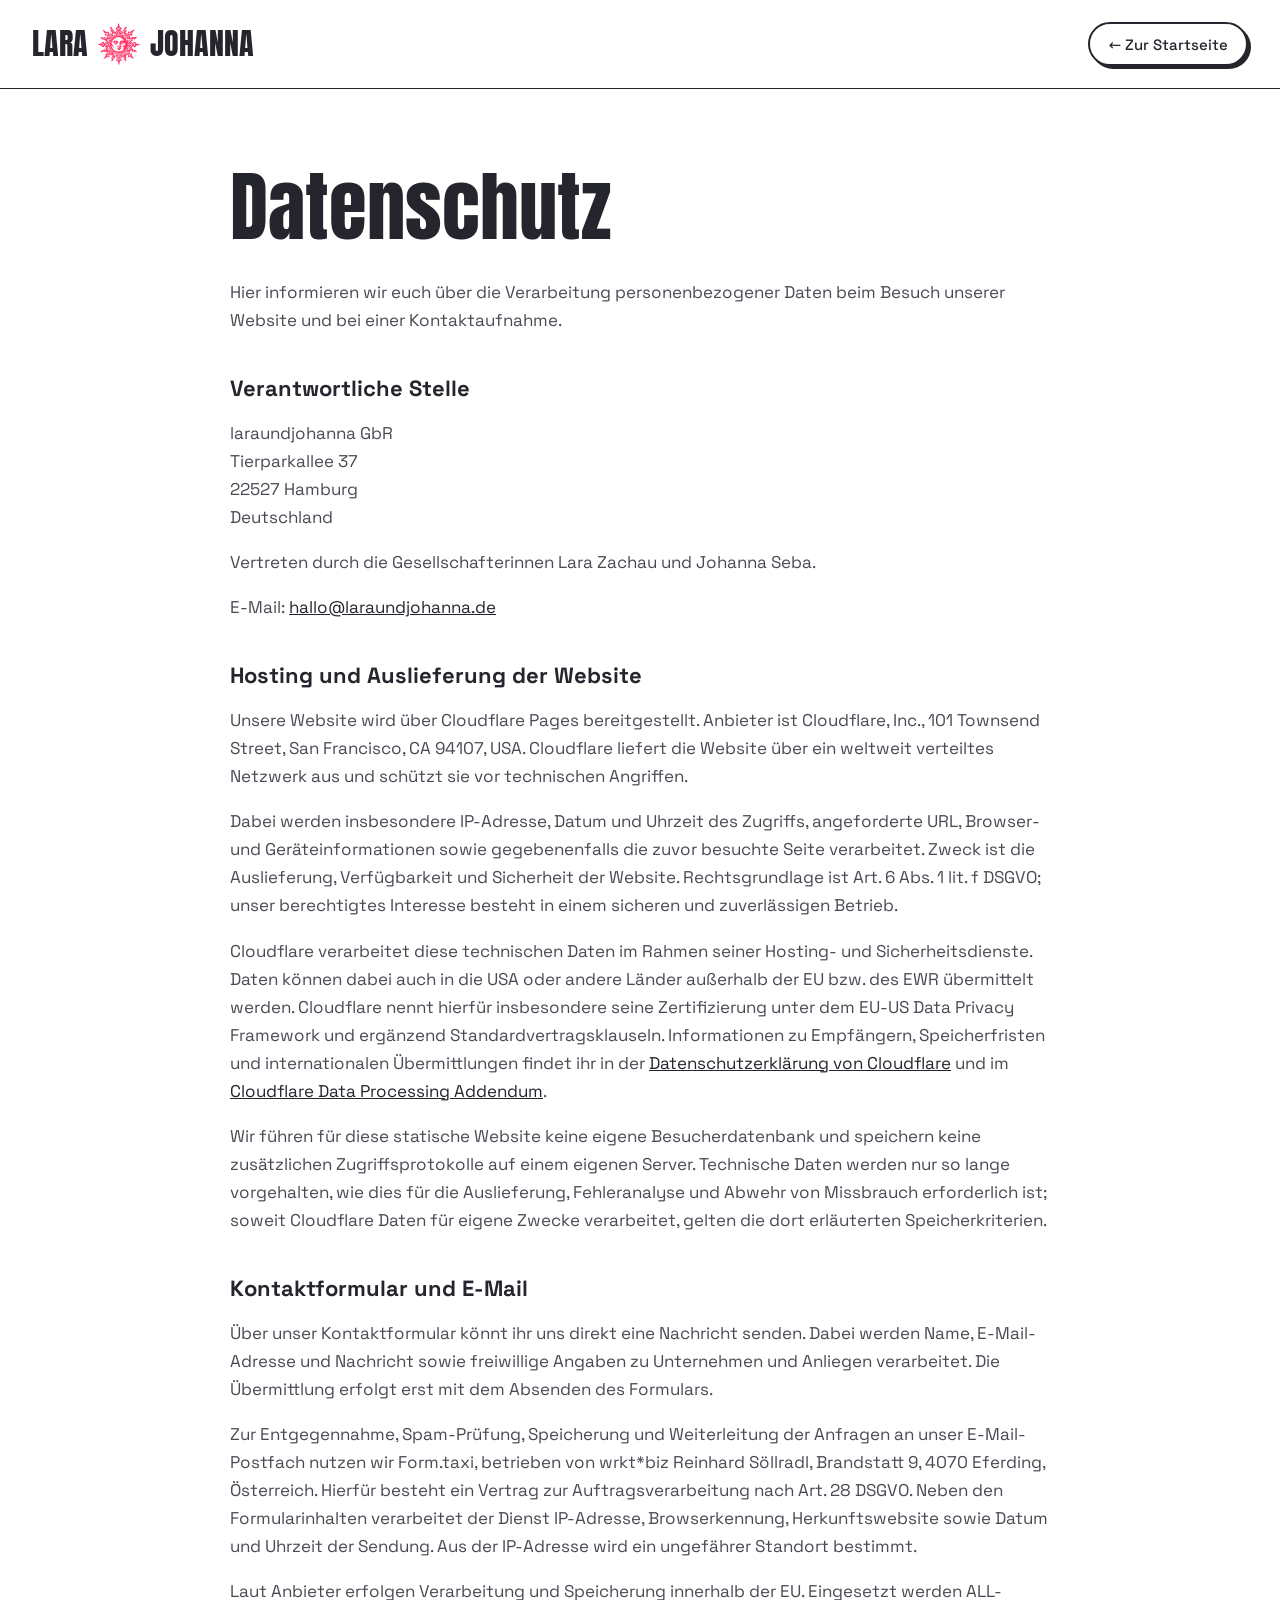
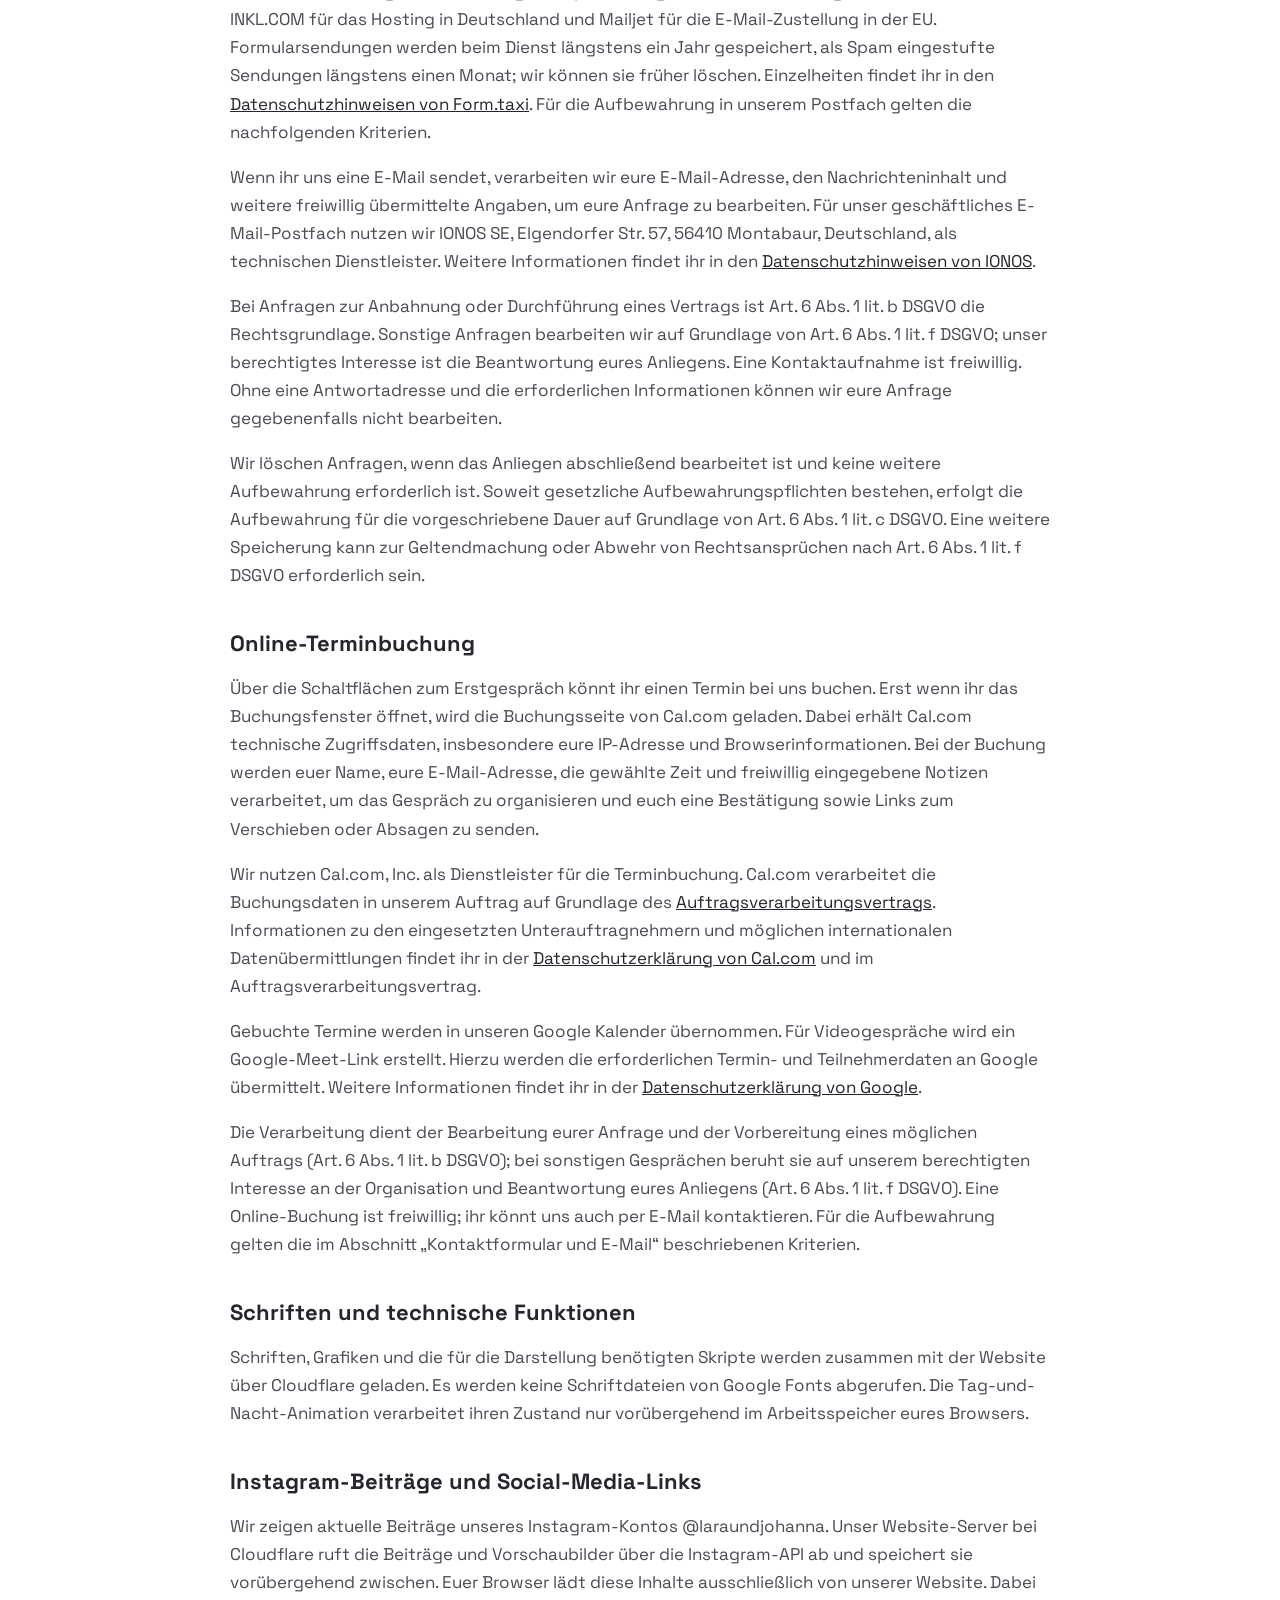
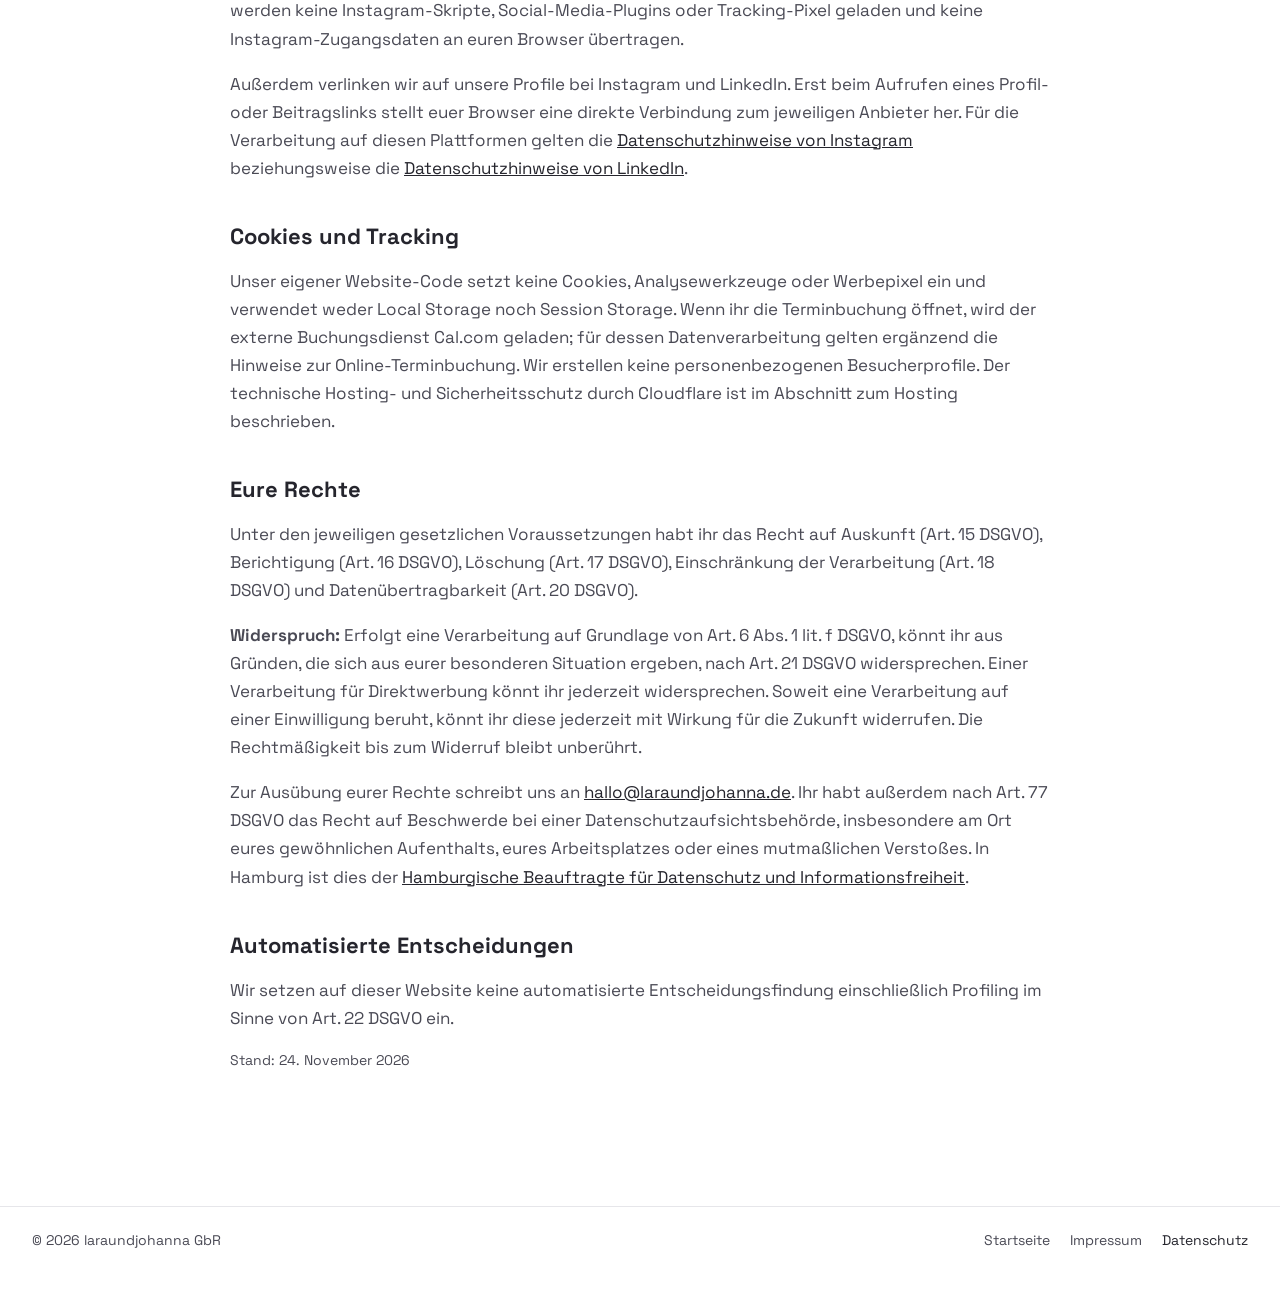
<file: datenschutz.html>
<!DOCTYPE html>
<html lang="de">
<head>
<meta charset="utf-8">
<meta name="viewport" content="width=device-width, initial-scale=1">
<title>Datenschutz · Lara &amp; Johanna</title>
<meta name="description" content="Datenschutz der laraundjohanna GbR, Hamburg.">
<link rel="icon" href="assets/favicon.svg" type="image/svg+xml">
<link rel="stylesheet" href="css/style.css?v=20261118-siegel2">
</head>
<body class="legal-page">
<a class="skip" href="#inhalt">Zum Inhalt springen</a>
<div class="site theme-tag" id="site">
<header class="topbar"><div class="wrap topbar__in">
<a class="wordmark" href="index.html" aria-label="Lara &amp; Johanna, zur Startseite"><span>LARA</span><img src="assets/favicon.svg" width="42" height="42" alt=""><span>JOHANNA</span></a>
<a class="btn btn--klein" href="index.html">← Zur Startseite</a>
</div></header>
<main class="wrap legal" id="inhalt" tabindex="-1">
<h1>Datenschutz</h1>
<p>Hier informieren wir euch über die Verarbeitung personenbezogener Daten beim Besuch unserer Website und bei einer Kontaktaufnahme.</p>
<h2>Verantwortliche Stelle</h2>
<p>laraundjohanna GbR<br>Tierparkallee 37<br>22527 Hamburg<br>Deutschland</p>
<p>Vertreten durch die Gesellschafterinnen Lara Zachau und Johanna Seba.</p>
<p>E-Mail: <a href="mailto:hallo@laraundjohanna.de">hallo@laraundjohanna.de</a>
</p>
<h2>Hosting und Auslieferung der Website</h2>
<p>Unsere Website wird über Cloudflare Pages bereitgestellt. Anbieter ist Cloudflare, Inc., 101 Townsend Street, San Francisco, CA 94107, USA. Cloudflare liefert die Website über ein weltweit verteiltes Netzwerk aus und schützt sie vor technischen Angriffen.</p>
<p>Dabei werden insbesondere IP-Adresse, Datum und Uhrzeit des Zugriffs, angeforderte URL, Browser- und Geräteinformationen sowie gegebenenfalls die zuvor besuchte Seite verarbeitet. Zweck ist die Auslieferung, Verfügbarkeit und Sicherheit der Website. Rechtsgrundlage ist Art. 6 Abs. 1 lit. f DSGVO; unser berechtigtes Interesse besteht in einem sicheren und zuverlässigen Betrieb.</p>
<p>Cloudflare verarbeitet diese technischen Daten im Rahmen seiner Hosting- und Sicherheitsdienste. Daten können dabei auch in die USA oder andere Länder außerhalb der EU bzw. des EWR übermittelt werden. Cloudflare nennt hierfür insbesondere seine Zertifizierung unter dem EU-US Data Privacy Framework und ergänzend Standardvertragsklauseln. Informationen zu Empfängern, Speicherfristen und internationalen Übermittlungen findet ihr in der <a href="https://www.cloudflare.com/privacypolicy/">Datenschutzerklärung von Cloudflare</a> und im <a href="https://www.cloudflare.com/cloudflare-customer-dpa/">Cloudflare Data Processing Addendum</a>.</p>
<p>Wir führen für diese statische Website keine eigene Besucherdatenbank und speichern keine zusätzlichen Zugriffsprotokolle auf einem eigenen Server. Technische Daten werden nur so lange vorgehalten, wie dies für die Auslieferung, Fehleranalyse und Abwehr von Missbrauch erforderlich ist; soweit Cloudflare Daten für eigene Zwecke verarbeitet, gelten die dort erläuterten Speicherkriterien.</p>
<h2 id="kontakt">Kontaktformular und E-Mail</h2>
<p>Über unser Kontaktformular könnt ihr uns direkt eine Nachricht senden. Dabei werden Name, E-Mail-Adresse und Nachricht sowie freiwillige Angaben zu Unternehmen und Anliegen verarbeitet. Die Übermittlung erfolgt erst mit dem Absenden des Formulars.</p>
<p>Zur Entgegennahme, Spam-Prüfung, Speicherung und Weiterleitung der Anfragen an unser E-Mail-Postfach nutzen wir Form.taxi, betrieben von wrkt*biz Reinhard Söllradl, Brandstatt 9, 4070 Eferding, Österreich. Hierfür besteht ein Vertrag zur Auftragsverarbeitung nach Art. 28 DSGVO. Neben den Formularinhalten verarbeitet der Dienst IP-Adresse, Browserkennung, Herkunftswebsite sowie Datum und Uhrzeit der Sendung. Aus der IP-Adresse wird ein ungefährer Standort bestimmt.</p>
<p>Laut Anbieter erfolgen Verarbeitung und Speicherung innerhalb der EU. Eingesetzt werden ALL-INKL.COM für das Hosting in Deutschland und Mailjet für die E-Mail-Zustellung in der EU. Formularsendungen werden beim Dienst längstens ein Jahr gespeichert, als Spam eingestufte Sendungen längstens einen Monat; wir können sie früher löschen. Einzelheiten findet ihr in den <a href="https://form.taxi/de/privacy">Datenschutzhinweisen von Form.taxi</a>. Für die Aufbewahrung in unserem Postfach gelten die nachfolgenden Kriterien.</p>
<p>Wenn ihr uns eine E-Mail sendet, verarbeiten wir eure E-Mail-Adresse, den Nachrichteninhalt und weitere freiwillig übermittelte Angaben, um eure Anfrage zu bearbeiten. Für unser geschäftliches E-Mail-Postfach nutzen wir IONOS SE, Elgendorfer Str. 57, 56410 Montabaur, Deutschland, als technischen Dienstleister. Weitere Informationen findet ihr in den <a href="https://www.ionos.de/terms-gtc/terms-privacy">Datenschutzhinweisen von IONOS</a>.</p>
<p>Bei Anfragen zur Anbahnung oder Durchführung eines Vertrags ist Art. 6 Abs. 1 lit. b DSGVO die Rechtsgrundlage. Sonstige Anfragen bearbeiten wir auf Grundlage von Art. 6 Abs. 1 lit. f DSGVO; unser berechtigtes Interesse ist die Beantwortung eures Anliegens. Eine Kontaktaufnahme ist freiwillig. Ohne eine Antwortadresse und die erforderlichen Informationen können wir eure Anfrage gegebenenfalls nicht bearbeiten.</p>
<p>Wir löschen Anfragen, wenn das Anliegen abschließend bearbeitet ist und keine weitere Aufbewahrung erforderlich ist. Soweit gesetzliche Aufbewahrungspflichten bestehen, erfolgt die Aufbewahrung für die vorgeschriebene Dauer auf Grundlage von Art. 6 Abs. 1 lit. c DSGVO. Eine weitere Speicherung kann zur Geltendmachung oder Abwehr von Rechtsansprüchen nach Art. 6 Abs. 1 lit. f DSGVO erforderlich sein.</p>
<h2 id="terminbuchung">Online-Terminbuchung</h2>
<p>Über die Schaltflächen zum Erstgespräch könnt ihr einen Termin bei uns buchen. Erst wenn ihr das Buchungsfenster öffnet, wird die Buchungsseite von Cal.com geladen. Dabei erhält Cal.com technische Zugriffsdaten, insbesondere eure IP-Adresse und Browserinformationen. Bei der Buchung werden euer Name, eure E-Mail-Adresse, die gewählte Zeit und freiwillig eingegebene Notizen verarbeitet, um das Gespräch zu organisieren und euch eine Bestätigung sowie Links zum Verschieben oder Absagen zu senden.</p>
<p>Wir nutzen Cal.com, Inc. als Dienstleister für die Terminbuchung. Cal.com verarbeitet die Buchungsdaten in unserem Auftrag auf Grundlage des <a href="https://cal.com/dpa">Auftragsverarbeitungsvertrags</a>. Informationen zu den eingesetzten Unterauftragnehmern und möglichen internationalen Datenübermittlungen findet ihr in der <a href="https://cal.com/privacy">Datenschutzerklärung von Cal.com</a> und im Auftragsverarbeitungsvertrag.</p>
<p>Gebuchte Termine werden in unseren Google Kalender übernommen. Für Videogespräche wird ein Google-Meet-Link erstellt. Hierzu werden die erforderlichen Termin- und Teilnehmerdaten an Google übermittelt. Weitere Informationen findet ihr in der <a href="https://policies.google.com/privacy?hl=de">Datenschutzerklärung von Google</a>.</p>
<p>Die Verarbeitung dient der Bearbeitung eurer Anfrage und der Vorbereitung eines möglichen Auftrags (Art. 6 Abs. 1 lit. b DSGVO); bei sonstigen Gesprächen beruht sie auf unserem berechtigten Interesse an der Organisation und Beantwortung eures Anliegens (Art. 6 Abs. 1 lit. f DSGVO). Eine Online-Buchung ist freiwillig; ihr könnt uns auch per E-Mail kontaktieren. Für die Aufbewahrung gelten die im Abschnitt „Kontaktformular und E-Mail“ beschriebenen Kriterien.</p>
<h2>Schriften und technische Funktionen</h2>
<p>Schriften, Grafiken und die für die Darstellung benötigten Skripte werden zusammen mit der Website über Cloudflare geladen. Es werden keine Schriftdateien von Google Fonts abgerufen. Die Tag-und-Nacht-Animation verarbeitet ihren Zustand nur vorübergehend im Arbeitsspeicher eures Browsers.</p>
<h2>Instagram-Beiträge und Social-Media-Links</h2>
<p>Wir zeigen aktuelle Beiträge unseres Instagram-Kontos @laraundjohanna. Unser Website-Server bei Cloudflare ruft die Beiträge und Vorschaubilder über die Instagram-API ab und speichert sie vorübergehend zwischen. Euer Browser lädt diese Inhalte ausschließlich von unserer Website. Dabei werden keine Instagram-Skripte, Social-Media-Plugins oder Tracking-Pixel geladen und keine Instagram-Zugangsdaten an euren Browser übertragen.</p>
<p>Außerdem verlinken wir auf unsere Profile bei Instagram und LinkedIn. Erst beim Aufrufen eines Profil- oder Beitragslinks stellt euer Browser eine direkte Verbindung zum jeweiligen Anbieter her. Für die Verarbeitung auf diesen Plattformen gelten die <a href="https://privacycenter.instagram.com/policy/">Datenschutzhinweise von Instagram</a> beziehungsweise die <a href="https://www.linkedin.com/legal/privacy-policy">Datenschutzhinweise von LinkedIn</a>.</p>
<h2>Cookies und Tracking</h2>
<p>Unser eigener Website-Code setzt keine Cookies, Analysewerkzeuge oder Werbepixel ein und verwendet weder Local Storage noch Session Storage. Wenn ihr die Terminbuchung öffnet, wird der externe Buchungsdienst Cal.com geladen; für dessen Datenverarbeitung gelten ergänzend die Hinweise zur Online-Terminbuchung. Wir erstellen keine personenbezogenen Besucherprofile. Der technische Hosting- und Sicherheitsschutz durch Cloudflare ist im Abschnitt zum Hosting beschrieben.</p>
<h2>Eure Rechte</h2>
<p>Unter den jeweiligen gesetzlichen Voraussetzungen habt ihr das Recht auf Auskunft (Art. 15 DSGVO), Berichtigung (Art. 16 DSGVO), Löschung (Art. 17 DSGVO), Einschränkung der Verarbeitung (Art. 18 DSGVO) und Datenübertragbarkeit (Art. 20 DSGVO).</p>
<p>
<strong>Widerspruch:</strong> Erfolgt eine Verarbeitung auf Grundlage von Art. 6 Abs. 1 lit. f DSGVO, könnt ihr aus Gründen, die sich aus eurer besonderen Situation ergeben, nach Art. 21 DSGVO widersprechen. Einer Verarbeitung für Direktwerbung könnt ihr jederzeit widersprechen. Soweit eine Verarbeitung auf einer Einwilligung beruht, könnt ihr diese jederzeit mit Wirkung für die Zukunft widerrufen. Die Rechtmäßigkeit bis zum Widerruf bleibt unberührt.</p>
<p>Zur Ausübung eurer Rechte schreibt uns an <a href="mailto:hallo@laraundjohanna.de">hallo@laraundjohanna.de</a>. Ihr habt außerdem nach Art. 77 DSGVO das Recht auf Beschwerde bei einer Datenschutzaufsichtsbehörde, insbesondere am Ort eures gewöhnlichen Aufenthalts, eures Arbeitsplatzes oder eines mutmaßlichen Verstoßes. In Hamburg ist dies der <a href="https://datenschutz-hamburg.de/">Hamburgische Beauftragte für Datenschutz und Informationsfreiheit</a>.</p>
<h2>Automatisierte Entscheidungen</h2>
<p>Wir setzen auf dieser Website keine automatisierte Entscheidungsfindung einschließlich Profiling im Sinne von Art. 22 DSGVO ein.</p>
<p class="stand">Stand: 24. November 2026</p>
</main>
<footer class="wrap legal-foot"><span>© 2026 laraundjohanna GbR</span><nav aria-label="Rechtliches"><a href="index.html">Startseite</a><a href="impressum.html">Impressum</a><a href="datenschutz.html" aria-current="page">Datenschutz</a></nav></footer>
</div>
</body>
</html>
</file>
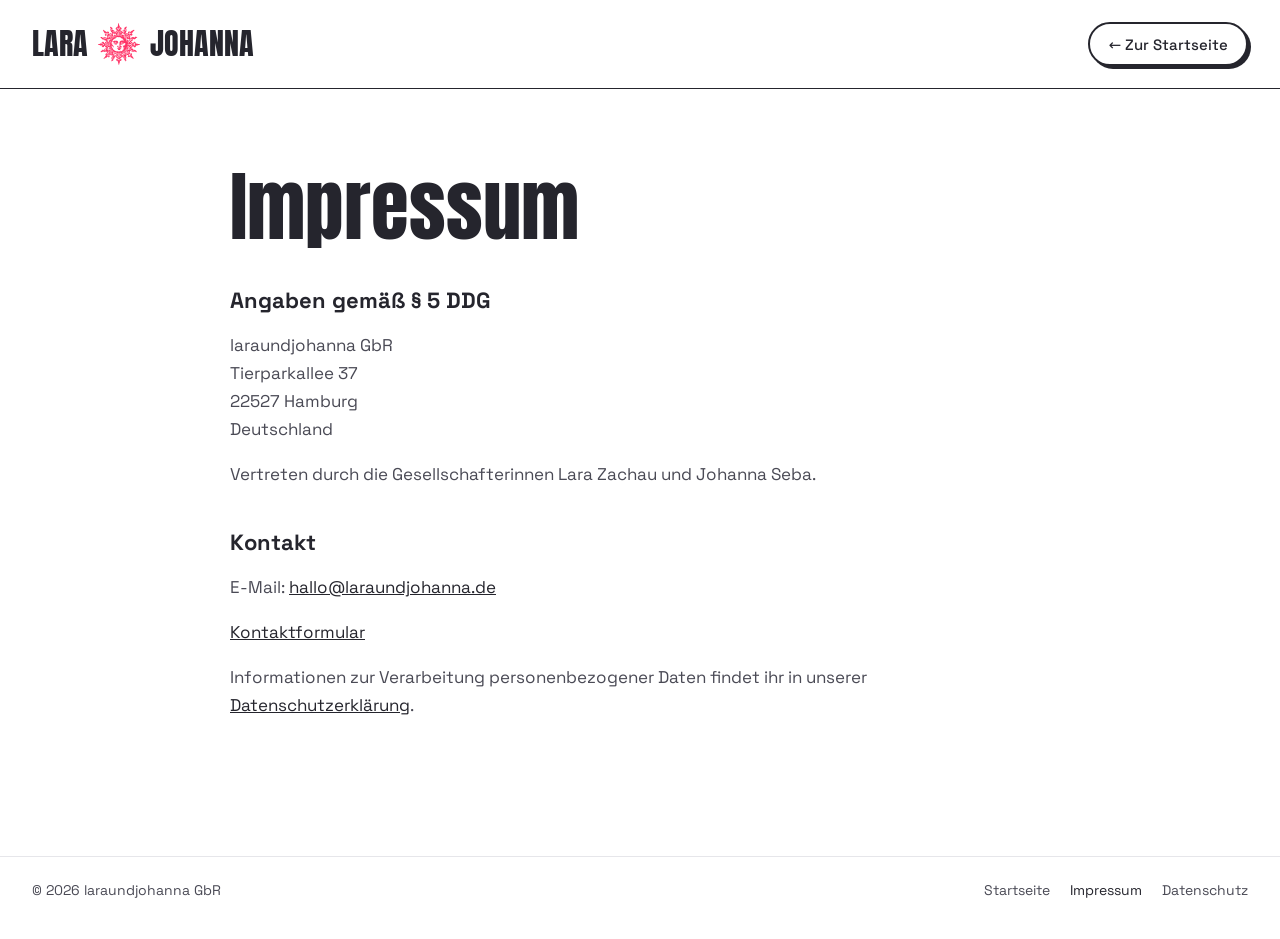
<file: impressum.html>
<!DOCTYPE html>
<html lang="de">
<head>
<meta charset="utf-8">
<meta name="viewport" content="width=device-width, initial-scale=1">
<title>Impressum · Lara &amp; Johanna</title>
<meta name="description" content="Impressum der laraundjohanna GbR, Hamburg.">
<link rel="icon" href="assets/favicon.svg" type="image/svg+xml">
<link rel="stylesheet" href="css/style.css?v=20261118-siegel2">
</head>
<body class="legal-page">
<a class="skip" href="#inhalt">Zum Inhalt springen</a>
<div class="site theme-tag" id="site">
<header class="topbar"><div class="wrap topbar__in">
<a class="wordmark" href="index.html" aria-label="Lara &amp; Johanna, zur Startseite"><span>LARA</span><img src="assets/favicon.svg" width="42" height="42" alt=""><span>JOHANNA</span></a>
<a class="btn btn--klein" href="index.html">← Zur Startseite</a>
</div></header>
<main class="wrap legal" id="inhalt" tabindex="-1">
<h1>Impressum</h1>
<h2>Angaben gemäß § 5 DDG</h2>
<p>laraundjohanna GbR<br>Tierparkallee 37<br>22527 Hamburg<br>Deutschland</p>
<p>Vertreten durch die Gesellschafterinnen Lara Zachau und Johanna Seba.</p>
<h2>Kontakt</h2>
<p>E-Mail: <a href="mailto:hallo@laraundjohanna.de">hallo@laraundjohanna.de</a>
</p>
<p><a href="index.html#kontakt">Kontaktformular</a></p>
<p>Informationen zur Verarbeitung personenbezogener Daten findet ihr in unserer <a href="datenschutz.html">Datenschutzerklärung</a>.</p>
</main>
<footer class="wrap legal-foot"><span>© 2026 laraundjohanna GbR</span><nav aria-label="Rechtliches"><a href="index.html">Startseite</a><a href="impressum.html" aria-current="page">Impressum</a><a href="datenschutz.html">Datenschutz</a></nav></footer>
</div>
</body>
</html>
</file>
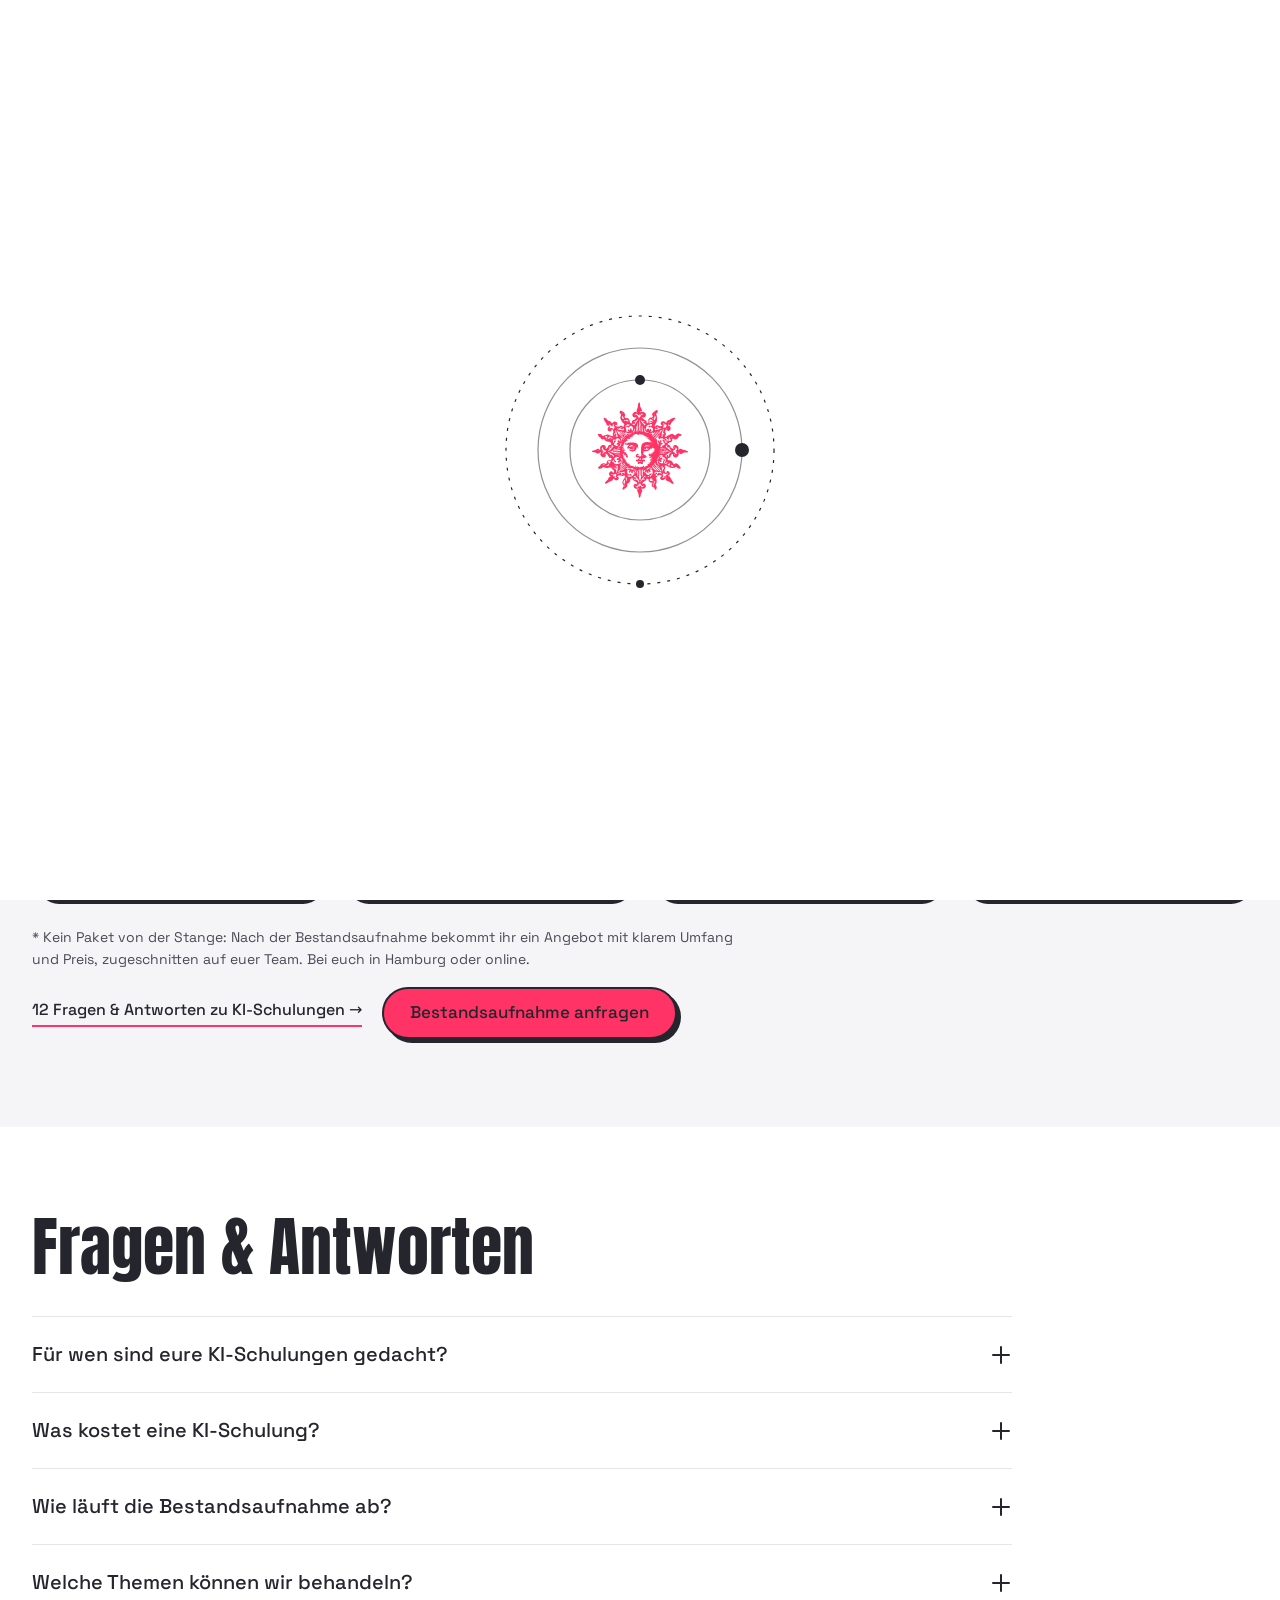
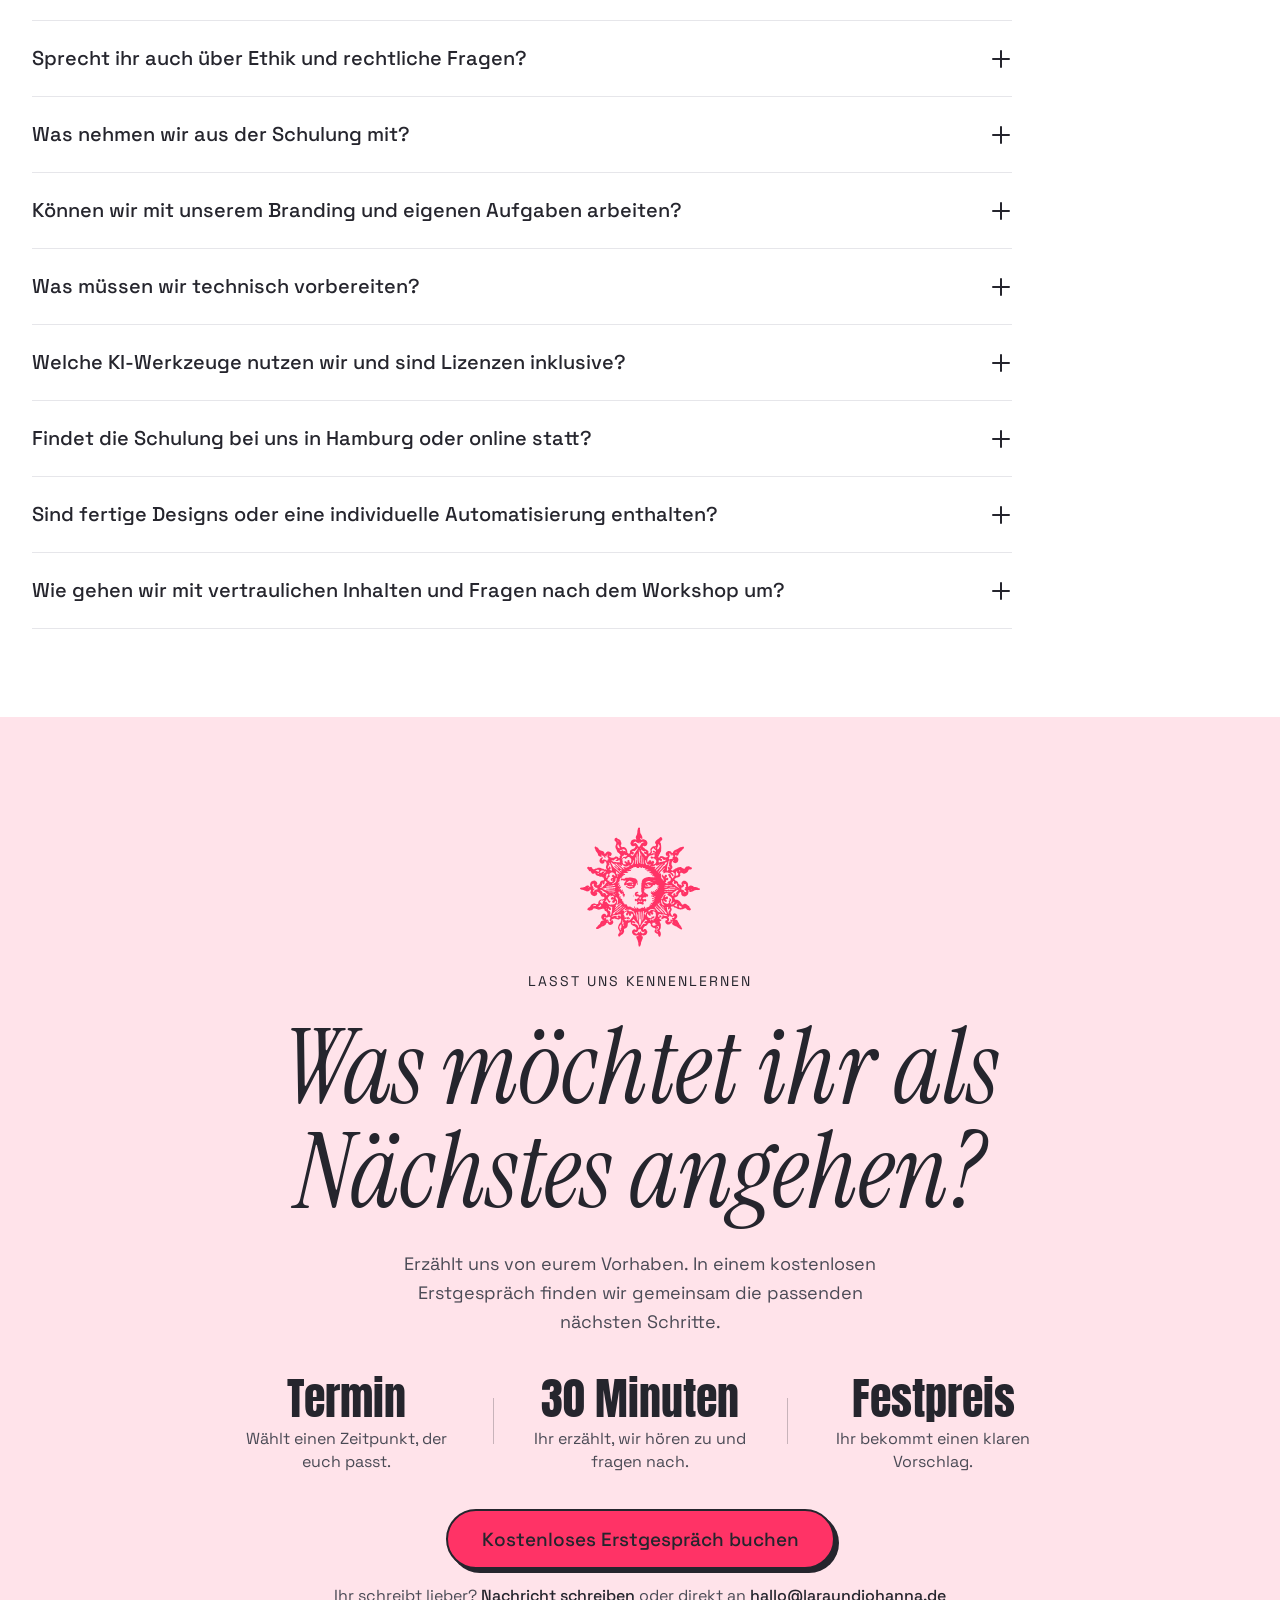
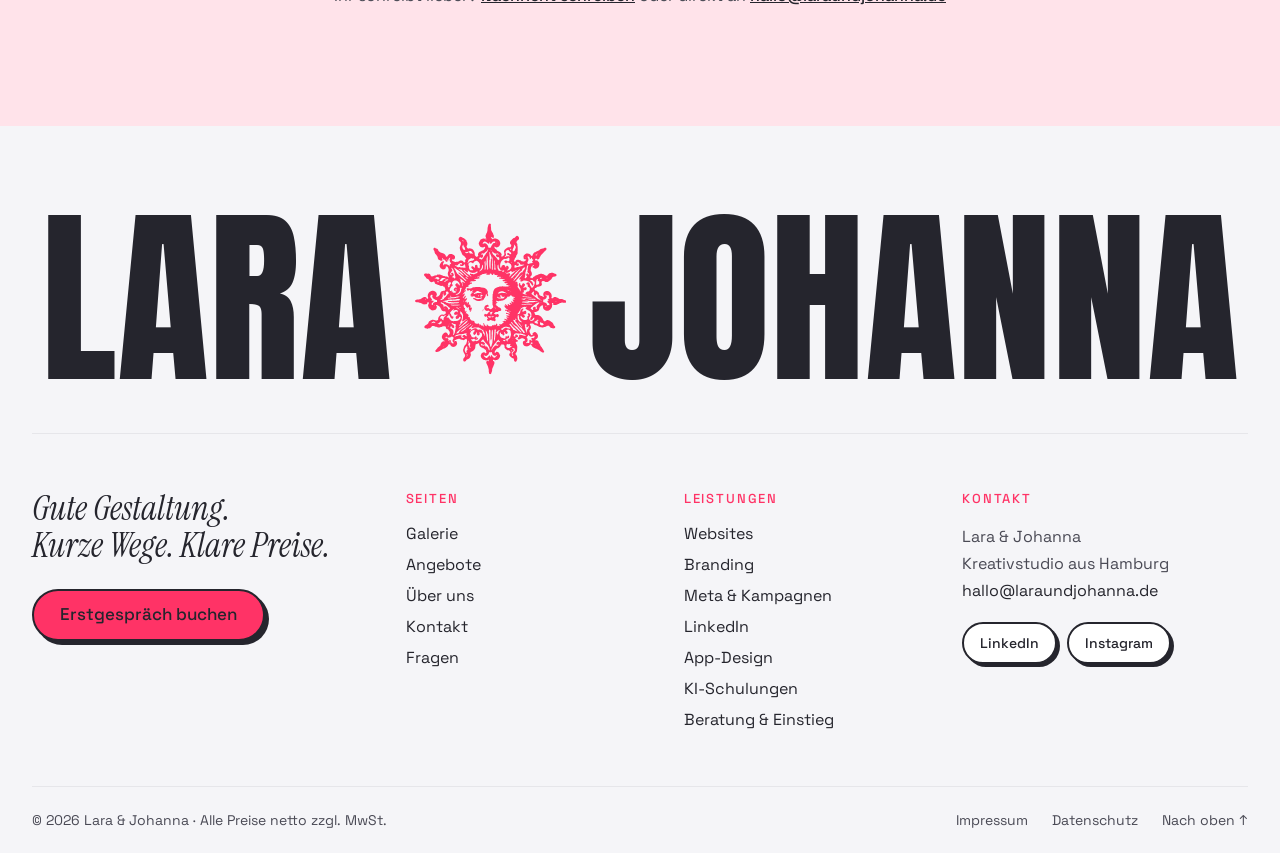
<file: ki-schulungen.html>
<!DOCTYPE html>
<html lang="de">
<head>
<meta charset="utf-8">
<meta name="google-site-verification" content="_8En-DYdcZXQuE2vubrbrP5TlVrM1GbT5ZxHPeItJPA">
<meta name="viewport" content="width=device-width, initial-scale=1">
<title>KI-Schulungen · Lara &amp; Johanna</title>
<meta name="description" content="Kreative KI-Workshops für euch und euer Team">
<meta name="theme-color" content="#FFFFFF">
<meta property="og:type" content="website">
<meta property="og:title" content="KI-Schulungen · Lara &amp; Johanna">
<meta property="og:description" content="Kreative KI-Workshops für euch und euer Team">
<meta property="og:image" content="https://laraundjohanna.de/assets/img/lara-und-johanna.jpg">
<meta property="og:url" content="https://laraundjohanna.de/ki-schulungen">
<link rel="canonical" href="https://laraundjohanna.de/ki-schulungen">
<link rel="icon" href="assets/favicon.svg" type="image/svg+xml">
<link rel="preload" href="assets/fonts/anton-latin.woff2" as="font" type="font/woff2" crossorigin>
<link rel="stylesheet" href="css/style.css?v=20261118-siegel2">
<link rel="stylesheet" href="css/booking.css">
<link rel="stylesheet" href="css/service.css?v=20261118-leistungsseiten">
<script>
/* Ladeanimation einmal pro Besuch; Ende spätestens nach 6 s, auch wenn etwas hängt */
(function () {
  var h = document.documentElement;
  try { if (sessionStorage.getItem('lj-geladen')) return; sessionStorage.setItem('lj-geladen', '1'); } catch (e) {}
  h.classList.add('has-loader', 'is-loading');
  var start = Date.now(), fertig = false;
  function ende() {
    if (fertig) return; fertig = true;
    var l = document.getElementById('loader');
    h.classList.remove('is-loading');
    if (l) { l.classList.add('is-done'); setTimeout(function () { l.remove(); h.classList.remove('has-loader'); }, 1000); }
  }
  window.addEventListener('load', function () { setTimeout(ende, Math.max(0, 1800 - (Date.now() - start))); });
  setTimeout(ende, 6000);
})();
</script>
</head>
<body data-service="ki-schulungen">
<a class="skip" href="#inhalt">Zum Inhalt springen</a>
<div class="site theme-tag" id="site">
<script>try{if(localStorage.getItem('lj-modus')==='nacht'){var s=document.getElementById('site');s.classList.replace('theme-tag','theme-nacht');s.style.setProperty('--coin-rot','180deg');document.body.classList.add('is-nacht')}}catch(e){}</script>

<!-- Logo-Symbole (Sonne & Mond) -->
<svg class="sym-sprite" width="0" height="0" aria-hidden="true" focusable="false"><defs>
<symbol id="lj-sonne" viewBox="0 0 679.3 674.3"><path fill-rule="evenodd" fill="currentColor" d="M335.3 674.0C333.8 673.7 332.4 672.3 332.2 670.7C332.0 670.0 331.7 668.6 331.3 667.5C331.0 666.4 330.7 664.9 330.7 664.3C330.7 663.7 330.5 662.7 330.3 662.2C330.0 661.4 330.0 660.4 330.2 658.5C330.5 656.7 330.4 655.4 330.1 654.0C329.8 652.2 329.6 651.7 328.5 648.2C328.3 647.2 327.9 645.9 327.8 645.2C327.5 643.5 326.7 640.3 326.4 639.8C326.2 639.6 325.8 638.8 325.5 637.8C324.9 636.1 321.6 629.2 321.1 628.5C320.9 628.3 320.5 627.4 320.2 626.5C319.8 625.6 319.4 624.7 319.3 624.5C318.8 623.9 319.0 620.3 319.6 618.7C320.0 617.9 320.4 616.8 320.5 616.3C320.8 614.9 323.1 612.7 324.3 612.7C325.4 612.7 326.5 613.9 327.0 615.6C327.6 618.0 329.7 615.8 329.9 612.5C330.1 610.5 330.0 610.4 329.2 609.8C328.3 609.2 328.2 609.2 327.0 609.9C326.3 610.3 324.7 610.8 323.5 611.0C322.3 611.1 321.0 611.6 320.4 612.0C319.1 613.0 315.9 613.0 314.3 612.1C313.5 611.5 312.6 611.3 311.0 611.3C307.8 611.3 306.3 610.5 301.8 606.5C300.9 605.8 300.0 604.7 299.8 604.2C299.5 603.6 298.7 602.5 298.0 601.7C296.7 600.1 295.6 597.6 294.8 594.6C293.9 591.1 294.1 590.1 296.4 585.4C297.8 582.5 298.2 582.0 300.2 579.8C305.0 574.4 312.6 574.3 314.8 579.6C315.6 581.3 316.2 581.3 318.0 579.5C319.7 577.9 319.7 577.8 319.6 576.2C319.4 574.5 319.0 573.0 318.1 571.2C317.2 569.4 317.1 566.9 318.0 566.2C318.9 565.4 318.9 564.3 318.0 564.3C317.6 564.3 317.2 564.7 317.0 565.2C316.4 566.7 315.4 566.2 312.0 562.7C308.5 559.1 307.3 558.3 304.8 558.3C303.1 558.3 302.3 557.9 298.5 555.1C297.2 554.2 295.4 553.0 294.5 552.6C292.1 551.4 288.7 547.4 288.7 545.8C288.7 545.4 288.3 544.5 287.8 543.7C287.1 542.4 286.9 541.7 286.9 538.8C286.9 537.0 286.7 535.4 286.5 535.3C286.4 535.2 284.8 535.8 283.0 536.7C281.3 537.6 279.6 538.3 279.3 538.3C279.0 538.3 278.0 538.7 277.1 539.2C276.2 539.6 274.9 540.0 274.2 540.0C273.1 540.0 272.9 540.1 271.8 541.8C270.9 543.3 270.7 543.9 270.8 544.8C270.9 545.3 270.9 546.6 270.6 547.5C270.4 548.4 270.2 549.9 270.1 550.8C269.7 557.2 269.3 558.9 267.6 561.8C264.3 567.3 260.2 570.9 255.3 572.7C254.2 573.1 253.2 573.6 253.1 573.7C253.0 573.9 252.5 574.0 251.8 574.0C250.1 574.0 249.1 575.4 248.8 578.5C248.7 579.8 248.7 581.1 248.8 581.4C249.2 581.9 250.0 585.6 250.2 587.4C250.4 588.9 249.2 592.8 248.2 594.0C247.7 594.5 246.7 597.4 246.7 598.0C246.7 599.6 238.6 606.8 235.5 607.9C232.8 608.8 228.7 612.1 228.7 613.2C228.7 614.0 226.9 615.9 225.4 616.7C224.1 617.5 223.4 617.6 221.5 617.7C219.3 617.7 219.2 617.6 218.0 616.3C216.4 614.7 215.9 613.0 215.9 609.2C215.9 605.7 216.5 604.2 219.6 600.5C220.6 599.4 221.3 598.4 221.3 598.3C221.3 598.1 221.8 597.4 222.5 596.8C223.1 596.0 223.7 595.0 223.8 594.2C223.9 593.4 224.1 592.3 224.2 591.7C224.6 589.6 223.7 586.1 222.5 584.6C221.8 583.9 221.3 583.1 221.3 583.0C221.3 582.9 220.7 581.7 219.9 580.5C219.2 579.2 218.3 577.5 217.9 576.8C217.6 576.0 217.2 575.3 217.0 575.2C216.8 575.1 216.7 574.4 216.7 573.8C216.7 573.2 216.5 572.2 216.2 571.7C215.2 569.8 214.9 564.5 215.8 563.2C216.5 562.1 217.3 559.6 217.5 557.8C217.9 555.4 219.3 551.5 221.2 548.0C222.6 545.3 223.2 544.6 225.9 542.3C228.8 539.7 229.7 538.5 229.7 537.0C229.7 536.7 229.9 536.2 230.1 536.0C230.4 535.8 230.7 534.9 230.8 534.1C231.1 531.1 231.6 529.1 232.5 527.2C233.2 525.8 233.3 525.2 233.0 524.9C232.8 524.7 232.7 523.7 232.7 522.7C232.7 521.5 232.5 520.5 232.2 520.1C231.9 519.8 231.7 519.3 231.7 519.0C231.7 518.0 229.9 516.0 229.1 516.0C228.2 516.0 226.4 517.0 224.9 518.3C223.5 519.6 220.9 520.9 218.6 521.5L216.5 522.1L214.2 521.0C212.5 520.2 211.5 520.0 209.9 520.0C208.7 520.0 207.7 519.9 207.5 519.7C207.3 519.5 206.6 519.2 206.0 519.0C203.3 518.2 200.9 517.3 199.8 516.6C197.8 515.4 191.4 516.4 188.1 518.4C187.3 518.9 186.7 519.0 185.9 518.8C184.9 518.6 184.4 518.8 183.0 519.7C182.1 520.3 180.7 521.1 179.9 521.5C178.1 522.4 175.7 525.8 176.2 526.6C176.9 527.7 177.6 527.8 178.9 526.9C181.2 525.4 183.5 525.4 185.3 527.1C186.4 528.1 187.7 530.8 187.7 531.9C187.7 532.5 187.9 533.6 188.2 534.3C188.8 536.1 188.8 537.6 188.2 539.2C187.9 539.9 187.6 540.9 187.5 541.5C187.0 544.0 182.8 548.6 179.8 550.0C175.5 552.0 169.8 552.7 167.4 551.5C166.9 551.3 165.8 550.7 165.0 550.3C162.6 549.3 159.4 546.1 158.9 544.2C158.3 541.9 155.8 539.6 154.3 539.9C150.2 540.6 148.4 541.8 148.4 543.9C148.4 547.1 143.4 553.6 140.6 554.1C139.9 554.2 139.2 554.6 138.8 555.0C138.1 555.8 134.1 558.0 131.8 558.8C130.9 559.2 130.0 559.5 129.8 559.7C129.1 560.2 126.0 561.0 124.9 561.0C123.7 561.0 122.8 561.6 119.6 564.5C118.7 565.3 117.7 566.1 117.2 566.2C115.7 566.6 114.1 567.5 112.1 568.9C108.7 571.3 102.9 574.3 101.7 574.3C101.3 574.3 100.5 574.6 99.9 574.9C98.8 575.4 97.8 575.4 94.2 574.6C90.9 573.9 89.9 571.3 91.5 568.1C92.6 566.2 93.4 565.2 95.1 564.1C95.7 563.7 96.7 562.6 97.2 561.8C99.5 557.8 103.4 553.3 105.7 552.2C106.9 551.5 111.4 547.8 111.8 547.1C112.0 546.7 112.5 546.0 113.1 545.4C113.7 544.8 114.0 544.2 113.9 543.8C113.8 543.5 113.9 542.8 114.1 542.2C114.4 541.6 114.7 540.7 114.8 540.0C115.1 538.6 117.0 534.7 118.7 532.3C120.3 530.1 123.2 528.1 125.3 527.7C126.1 527.5 127.1 527.3 127.4 527.2C127.7 527.0 128.4 527.1 129.0 527.3C130.2 527.8 131.0 527.6 132.0 526.3C132.8 525.1 132.6 524.5 130.8 523.8C130.2 523.6 129.1 522.8 128.4 522.2C127.6 521.5 126.7 520.9 126.5 520.7C126.3 520.6 125.4 519.5 124.5 518.3C120.6 513.3 119.1 507.8 120.6 504.7C121.0 504.1 121.3 502.9 121.4 502.1C121.7 499.6 124.4 495.3 126.0 494.8C126.3 494.7 126.8 494.1 127.1 493.4C128.2 491.0 133.4 488.3 137.0 488.2C139.0 488.2 141.1 489.0 142.3 490.2C143.0 490.8 144.0 491.5 144.7 491.8C147.1 492.7 148.1 495.5 147.2 498.8C146.2 502.4 152.7 498.7 154.6 494.6C155.7 492.3 156.2 488.6 155.6 487.5C155.4 487.2 155.3 486.2 155.3 485.4C155.3 484.2 155.1 483.8 154.3 483.0C152.1 480.9 149.8 477.7 149.2 475.9C148.9 474.8 148.5 474.0 148.4 474.0C143.6 473.8 141.4 473.0 140.7 471.4C140.4 470.8 140.0 470.2 139.7 470.0C139.2 469.8 139.0 469.1 138.9 467.4C138.8 465.4 138.6 464.8 137.6 463.3C135.5 460.2 135.6 460.2 130.4 460.2C125.3 460.2 123.7 460.5 120.9 462.0C119.9 462.5 118.6 463.0 118.1 463.0C116.9 463.0 113.8 463.8 113.2 464.3C112.5 464.9 104.9 465.5 103.3 465.1C102.5 464.9 101.2 464.5 100.3 464.3C99.5 464.1 98.2 463.6 97.3 463.2C96.5 462.8 94.9 462.3 93.9 462.2C92.4 462.0 91.1 461.5 89.0 460.3C85.3 458.3 83.9 457.9 81.4 458.3C80.4 458.5 78.9 458.7 78.2 458.7C76.6 458.7 75.2 459.5 74.8 460.7C74.7 461.1 74.0 462.0 73.2 462.9C69.0 467.5 67.1 468.6 63.8 468.4C61.8 468.3 61.6 468.4 57.1 470.4C55.1 471.2 54.6 471.2 51.9 469.8C50.2 469.0 49.1 468.7 48.0 468.7C44.4 468.7 41.7 466.3 41.7 463.2C41.7 459.6 48.4 453.1 53.4 451.9C55.3 451.4 60.3 445.4 60.3 443.5C60.3 441.7 63.7 436.9 65.3 436.5C65.8 436.4 66.7 435.9 67.3 435.4C71.6 432.0 80.9 429.6 83.7 431.2C84.1 431.4 84.9 431.6 85.3 431.7C85.8 431.7 87.8 432.2 89.7 432.8C94.3 434.3 95.4 434.4 98.1 433.9C100.1 433.4 100.7 433.2 102.0 431.9L103.5 430.4L103.6 427.1C103.6 424.9 103.8 423.7 104.2 423.1C104.4 422.7 104.7 422.2 104.7 422.0C104.7 420.6 107.3 416.3 109.5 414.1C114.9 408.8 120.5 406.6 125.0 408.0C127.8 408.8 128.2 408.8 129.3 408.0C129.8 407.6 131.8 406.5 133.7 405.5L137.2 403.8L137.1 402.3C137.0 401.5 137.2 400.2 137.7 399.0C138.6 396.6 138.2 395.6 135.7 393.6C133.9 392.2 133.9 392.2 132.5 392.6C129.6 393.4 126.3 392.9 123.5 391.2C121.7 390.1 118.6 387.0 118.0 385.7C117.8 385.2 117.5 384.6 117.3 384.3C117.1 383.9 117.0 383.3 117.0 382.9C117.0 381.6 114.5 377.0 112.8 375.2C112.0 374.2 111.0 372.9 110.6 372.1C109.2 369.2 100.8 364.3 97.2 364.3C94.5 364.3 92.3 366.0 93.8 366.9C94.1 367.1 95.1 367.9 96.0 368.8C97.5 370.3 97.6 370.4 97.8 372.7C98.1 375.7 97.5 377.9 95.4 381.4C93.7 384.4 93.5 384.6 90.8 385.9C87.6 387.5 86.4 388.0 85.4 388.0C84.9 388.0 84.2 388.2 83.8 388.5C83.1 389.1 78.5 389.2 78.2 388.7C78.1 388.5 77.6 388.3 77.2 388.3C76.1 388.3 72.5 386.5 71.5 385.4C71.1 384.9 69.7 384.0 68.5 383.3C64.3 381.2 60.2 375.5 59.8 371.3C59.7 370.5 59.4 369.5 59.1 369.0C58.0 367.3 59.2 361.9 61.4 359.1C61.8 358.5 61.9 357.9 61.8 356.4C61.5 353.5 61.4 353.1 60.4 352.7C58.3 351.9 57.6 352.0 55.9 353.0C54.3 354.0 54.0 354.6 54.8 355.3C56.9 357.0 51.7 361.0 47.4 361.0C46.8 361.0 45.8 361.2 45.3 361.5C44.1 362.1 38.5 362.1 36.8 361.4C36.3 361.2 35.4 360.9 34.9 360.8C34.5 360.7 32.5 359.6 30.6 358.4C27.3 356.2 24.0 355.0 21.4 355.0C21.0 355.0 20.6 354.9 20.5 354.7C20.4 354.5 19.6 354.3 18.7 354.1C17.9 354.0 17.0 353.8 16.8 353.6C16.3 353.2 13.3 352.7 9.8 352.4C5.2 352.0 0.5 349.6 0.1 347.5C-0.3 345.3 2.1 342.0 4.0 342.0C4.6 342.0 5.5 341.8 6.1 341.5C8.9 340.4 10.6 340.0 13.5 340.0C15.5 340.0 16.8 339.8 17.3 339.5C17.8 339.2 18.5 339.0 19.0 339.0C19.4 339.0 20.4 338.8 21.3 338.5C22.1 338.3 23.7 337.8 24.8 337.4C26.2 337.0 27.9 336.1 30.5 334.1C32.5 332.6 35.0 331.1 36.0 330.7C37.0 330.3 38.3 329.7 38.9 329.5C41.7 328.3 48.2 329.2 50.2 331.0C50.7 331.6 51.4 332.0 51.5 332.0C52.3 332.0 53.4 333.6 53.2 334.5C53.1 335.0 52.9 335.7 52.8 336.1C52.4 337.9 55.2 337.4 57.7 335.3C59.0 334.2 59.3 333.7 59.2 333.2C59.1 332.8 58.7 331.4 58.4 330.1C58.0 328.8 57.6 327.5 57.4 327.1C56.3 325.0 57.5 317.0 59.4 314.3C59.7 313.9 60.1 312.8 60.4 311.9C61.3 308.4 67.5 303.4 71.5 302.8C72.4 302.7 73.3 302.5 73.5 302.3C74.0 301.9 77.4 301.3 80.3 301.1C82.6 300.9 83.4 301.2 89.4 304.2C93.3 306.1 94.5 307.4 96.5 311.5C97.4 313.3 97.7 314.4 97.8 316.7C98.1 320.2 97.7 321.2 95.5 323.3C93.6 325.1 93.5 326.2 95.4 327.2C97.0 328.0 99.0 327.8 101.9 326.3C103.3 325.6 104.6 325.0 104.8 325.0C105.0 325.0 106.1 324.2 107.3 323.1C109.8 321.0 112.7 316.2 112.7 314.1C112.7 313.5 113.0 312.4 113.3 311.8C113.7 311.1 114.0 310.2 114.0 309.9C114.0 308.5 117.2 304.6 119.7 303.0C123.4 300.6 127.5 299.8 131.2 300.9C131.8 301.0 132.4 300.7 133.7 299.4C136.0 297.2 136.9 294.4 135.7 292.8C135.4 292.3 134.9 291.2 134.7 290.4C134.5 289.6 133.8 288.0 133.3 286.8C132.7 285.5 132.2 284.2 132.3 283.8C132.4 283.1 132.3 283.0 130.8 283.2C129.3 283.4 129.3 283.4 127.4 281.6C124.1 278.4 123.3 278.2 118.8 279.1C115.3 279.7 113.4 279.2 108.7 276.5C107.3 275.7 106.0 275.2 104.4 275.0C101.9 274.6 101.3 274.4 98.8 272.8C97.9 272.2 96.6 271.7 95.8 271.5C92.0 270.8 88.0 266.6 88.0 263.3C88.0 261.8 86.2 260.2 84.1 259.7C82.4 259.4 81.9 259.5 80.5 260.5C75.1 264.6 66.9 261.8 63.7 255.0C63.1 253.8 62.7 252.5 62.7 252.1C62.7 250.6 59.7 248.5 56.8 248.0C53.0 247.4 50.6 245.4 48.4 240.6C47.9 239.7 47.1 238.7 46.6 238.3C42.6 235.3 40.1 231.5 40.5 228.8C40.8 226.1 42.0 224.9 45.3 223.8C48.1 222.8 49.6 222.8 51.8 223.9C54.2 225.0 57.8 225.3 59.3 224.5C60.6 223.9 61.3 223.9 63.6 224.6C66.8 225.6 69.1 228.2 70.2 232.1C70.6 233.2 71.1 234.0 72.4 235.2L74.1 236.7L77.1 236.6C80.6 236.4 81.1 236.3 86.2 233.7L89.9 231.9L92.8 232.1L95.6 232.3L97.9 230.6C100.8 228.5 102.0 228.1 103.7 228.7C104.8 229.0 105.0 229.0 105.7 228.5C106.6 227.9 110.3 227.8 111.4 228.4C112.2 228.8 113.2 229.1 117.2 229.8C118.7 230.1 120.8 230.9 123.5 232.3C127.0 234.1 127.7 234.3 129.4 234.3C131.1 234.3 131.7 234.5 134.1 235.9L136.8 237.5L140.4 237.4L143.9 237.3L146.2 238.7C150.0 241.0 150.2 241.1 150.8 240.9C152.2 240.3 151.6 237.3 149.7 235.5C148.9 234.8 147.7 231.2 147.7 229.7C147.7 229.2 147.4 228.3 147.2 227.8C146.5 226.5 146.5 222.5 147.2 221.3C147.4 220.9 147.6 220.1 147.7 219.5C147.7 219.0 148.0 218.0 148.3 217.4C150.5 213.4 151.5 207.6 150.5 205.1C150.2 204.5 150.0 203.6 150.0 203.2C150.0 202.8 149.7 202.0 149.4 201.3C149.0 200.7 148.7 199.6 148.6 198.9C148.3 197.5 146.0 193.6 144.9 192.9C144.0 192.3 140.1 191.8 138.9 192.1C137.7 192.4 137.3 193.6 137.9 195.6C138.3 197.3 138.3 197.5 137.6 199.0C136.8 200.9 133.8 203.9 132.4 204.2C131.9 204.3 131.0 204.6 130.5 204.8C128.8 205.5 126.6 205.7 125.0 205.3C124.2 205.1 122.9 204.8 122.2 204.7C119.6 204.2 114.5 200.3 113.8 198.3C113.7 197.9 113.2 197.0 112.8 196.5C112.4 196.0 112.0 195.0 111.8 194.4C111.7 193.8 111.5 193.3 111.3 193.1C109.9 192.3 109.7 188.2 111.0 185.7C111.3 185.1 111.5 184.3 111.4 184.1C111.4 183.9 111.6 183.0 112.0 182.2C112.4 181.4 112.7 180.5 112.7 180.2C112.7 180.0 113.0 179.5 113.4 179.1C113.8 178.8 114.8 177.5 115.6 176.2C117.6 173.1 119.3 171.5 121.5 170.4C122.4 170.0 123.8 169.3 124.7 168.8C126.6 167.8 127.4 167.8 128.3 168.8C129.1 169.7 129.4 172.4 128.7 173.6C128.6 173.9 128.3 174.8 128.2 175.5C128.0 176.5 127.5 177.2 126.3 178.4C124.6 179.9 124.6 180.0 124.7 181.4C124.9 183.2 126.1 185.3 126.9 185.3C127.2 185.3 127.8 184.9 128.2 184.4C129.0 183.1 130.9 182.0 132.4 182.0C140.3 181.9 141.2 182.0 146.3 184.5C151.5 186.9 152.1 187.5 151.9 189.4C151.6 190.8 152.1 192.0 152.8 192.0C153.6 192.0 153.7 191.5 153.3 190.4C152.8 189.2 153.5 188.1 155.0 187.9C155.6 187.9 155.8 187.7 155.7 187.2C155.7 186.8 155.5 186.0 155.4 185.4C155.1 183.3 158.2 180.2 160.9 179.9C162.6 179.8 162.7 179.0 161.2 177.3C160.5 176.6 160.0 175.9 160.0 175.7C160.0 175.6 159.5 174.8 158.8 174.0C158.2 173.2 157.7 172.4 157.7 172.2C157.7 172.1 157.1 170.9 156.5 169.6C155.0 166.6 154.4 160.7 155.5 158.6C155.8 157.9 156.0 157.3 156.0 157.1C156.0 156.9 156.5 156.1 157.0 155.2C158.1 153.4 158.1 153.0 156.6 153.0C155.7 153.0 155.1 153.4 153.0 155.7C150.2 158.7 149.6 160.0 149.6 163.6C149.5 165.8 148.7 167.0 147.5 167.0C146.9 167.0 144.7 164.4 144.7 163.7C144.7 162.9 143.8 162.0 143.0 162.0C142.6 162.0 142.0 161.7 141.7 161.3C141.3 161.0 140.8 160.7 140.5 160.7C139.5 160.7 140.1 161.9 142.5 164.8C145.7 168.5 146.0 169.4 144.1 170.9C142.3 172.3 141.9 172.3 139.9 170.4C138.9 169.5 137.9 168.6 137.5 168.3C137.1 168.1 136.2 167.0 135.4 165.9C134.6 164.9 133.2 163.2 132.2 162.1C130.6 160.4 130.3 160.2 129.7 160.6C127.8 161.7 124.7 159.2 124.7 156.5C124.7 154.6 122.8 153.7 121.4 154.9L120.7 155.5L121.7 157.0C122.6 158.3 122.7 158.7 122.5 160.2C122.4 161.4 122.5 162.3 122.8 163.1C123.7 165.3 122.9 165.9 118.9 166.2C115.9 166.4 113.9 165.8 111.2 163.9C110.5 163.4 109.6 163.0 109.3 163.0C108.7 163.0 104.9 160.5 103.9 159.4C102.6 158.0 102.0 156.3 101.8 153.6C101.6 151.6 101.3 150.3 100.6 148.9C100.1 147.9 99.7 147.0 99.7 146.9C99.7 146.4 95.7 141.1 92.8 137.8C90.7 135.5 89.7 133.7 88.3 130.5C88.1 130.0 87.6 128.0 87.3 126.3C86.9 123.7 86.5 122.8 85.8 121.8C85.2 121.1 84.7 120.3 84.6 120.0C84.4 119.7 84.0 118.8 83.5 118.0C82.2 115.7 82.3 111.8 83.7 110.2C85.1 108.6 88.4 107.8 90.1 108.7C90.5 108.9 91.5 109.7 92.3 110.3C93.5 111.4 93.9 111.6 95.8 111.7C99.2 111.9 103.7 115.8 103.7 118.5C103.7 120.3 106.4 124.4 108.2 125.3C108.7 125.6 110.1 126.5 111.2 127.3C112.3 128.2 113.8 129.1 114.7 129.4C115.5 129.8 117.0 130.4 117.9 130.9C118.9 131.3 119.9 131.7 120.1 131.7C120.4 131.7 121.7 132.1 124.8 133.4C125.2 133.5 126.2 133.7 127.0 133.8C131.6 134.3 138.5 141.5 137.8 144.9C137.4 147.0 139.7 149.2 141.3 148.4C141.7 148.2 142.3 148.0 142.7 148.0C143.6 148.0 146.6 145.2 147.5 143.3C149.0 140.4 153.1 137.2 155.7 136.8C156.6 136.7 157.4 136.5 157.5 136.3C157.8 135.8 162.5 136.0 163.8 136.5C164.4 136.8 165.6 137.0 166.3 137.0C170.1 137.0 176.6 141.9 178.5 146.2C179.3 147.9 179.4 148.5 179.2 150.8C178.9 155.9 177.8 158.3 175.0 160.0C173.2 161.1 169.0 161.4 167.9 160.5C166.4 159.4 165.0 160.7 165.0 163.0C165.0 164.6 168.6 168.1 170.9 168.8C171.9 169.1 173.0 169.5 173.4 169.8C173.8 170.1 174.4 170.3 174.8 170.3C175.2 170.3 176.1 170.7 176.9 171.2C178.4 172.1 178.7 172.1 182.4 172.0C185.0 172.0 186.7 171.8 187.5 171.5C188.1 171.2 189.0 171.1 189.5 171.2C191.0 171.6 193.7 170.5 196.1 168.6C200.2 165.3 201.2 164.9 205.7 165.1C210.3 165.2 212.6 166.0 214.4 167.8C216.8 170.5 217.7 171.5 217.7 171.7C217.7 171.8 218.1 172.4 218.5 173.0C219.5 174.1 221.0 174.4 221.7 173.5C221.9 173.2 222.7 172.8 223.4 172.7C224.1 172.5 224.7 172.1 224.7 171.9C224.7 171.7 224.8 171.0 224.9 170.5C224.9 170.0 225.1 168.7 225.2 167.8C225.4 166.3 225.3 166.0 224.5 165.1C223.5 163.9 223.5 163.4 224.4 162.2C224.9 161.6 225.4 161.3 226.1 161.3C227.3 161.3 227.8 160.9 228.9 159.1C229.5 158.0 229.5 157.9 228.9 156.9C228.5 156.3 227.9 155.1 227.4 154.2C227.0 153.3 225.7 151.5 224.6 150.3C223.5 149.1 222.4 147.7 222.1 147.2C221.5 146.0 221.3 145.9 219.3 145.1C215.6 143.7 212.2 140.6 211.1 137.7C210.8 136.8 210.4 135.9 210.2 135.7C209.4 134.8 208.3 132.0 208.3 131.0C208.3 128.9 207.3 126.3 205.4 123.4C203.0 119.8 202.0 117.9 201.6 116.2C200.7 112.0 200.6 110.9 200.5 108.5C200.5 105.4 200.9 103.8 202.9 98.8C203.7 96.8 204.7 94.5 205.0 93.7C206.2 90.7 205.2 83.3 203.5 81.7C203.0 81.3 202.4 81.0 202.1 81.0C201.5 81.0 198.5 78.2 196.9 76.0C195.5 74.2 195.5 74.1 195.4 71.2C195.0 60.8 204.2 54.8 210.5 61.3C212.2 63.1 214.0 64.1 216.8 65.0C219.4 65.7 222.4 67.5 223.2 68.9C224.1 70.3 225.4 71.7 225.9 71.7C227.4 71.7 230.3 75.7 231.0 78.9C231.3 80.2 232.4 82.8 234.1 86.2C235.0 87.8 234.0 96.5 233.0 97.2C232.8 97.3 232.7 97.6 232.7 97.8C232.7 98.1 232.2 99.0 231.6 99.8L230.6 101.3L231.2 103.2C231.5 104.3 232.2 105.9 232.7 106.8C233.2 107.6 233.7 108.5 233.7 108.7C233.7 108.8 234.5 109.6 235.5 110.5C237.2 112.0 237.3 112.0 239.6 112.0C241.3 112.0 242.0 111.9 242.4 111.4C244.1 109.3 247.2 109.6 252.0 112.3C252.5 112.6 253.5 113.0 254.4 113.3C260.5 115.5 267.8 127.4 267.7 135.3C267.6 140.8 267.8 141.7 268.8 142.6C269.4 143.0 270.3 144.2 270.9 145.1C271.6 146.3 272.3 147.0 273.2 147.4C273.9 147.8 274.8 148.4 275.2 148.7C276.2 149.6 277.1 149.4 279.4 147.4C280.4 146.5 281.7 145.4 282.3 145.0L283.5 144.1L282.7 142.4C280.3 136.7 284.5 129.3 292.5 125.4C296.9 123.2 301.9 121.0 302.9 120.8C304.9 120.4 305.7 119.9 307.7 117.6C311.8 112.9 314.2 108.2 313.8 105.4C313.6 103.5 312.9 103.1 311.8 104.3C309.6 106.8 301.8 108.0 297.7 106.4C293.8 105.0 289.8 101.3 288.3 97.7C287.9 96.9 287.1 95.1 286.5 93.8C285.1 90.9 284.9 88.5 286.0 86.4C286.3 85.7 286.7 84.9 286.7 84.6C286.7 83.6 289.2 78.0 290.4 76.4C291.1 75.5 291.7 74.6 291.7 74.5C291.7 73.8 293.5 71.9 294.8 71.3C300.5 68.3 308.3 66.5 310.9 67.7C312.2 68.3 312.5 68.3 313.1 67.8C313.5 67.6 314.1 67.3 314.6 67.3C315.1 67.3 315.7 66.8 316.6 65.5L318.0 63.6L317.3 62.1C317.0 61.2 316.5 60.1 316.2 59.5C315.3 57.7 315.5 54.9 316.9 51.7C317.5 50.1 318.2 48.3 318.4 47.7C318.8 46.2 319.9 44.1 320.8 42.8C321.8 41.5 322.6 39.0 322.9 36.7C323.0 35.7 323.4 33.9 323.8 32.8C324.2 31.6 324.5 29.7 324.5 28.0C324.6 26.4 324.7 23.5 324.8 21.5C324.9 18.1 325.3 16.3 326.5 13.0C327.0 11.5 327.7 8.8 327.7 8.0C327.7 7.2 329.8 3.1 330.8 2.1C331.2 1.6 332.2 1.0 333.0 0.6C335.4 -0.5 338.1 0.8 339.3 3.6C340.1 5.4 340.2 7.1 339.5 8.5C338.9 9.6 338.8 12.0 339.4 12.6C340.1 13.3 340.4 15.6 340.5 21.6C340.7 28.3 340.9 29.2 343.0 33.7C344.3 36.4 344.5 36.8 346.7 40.5C349.0 44.3 350.3 47.2 350.3 48.0C350.3 48.3 350.7 49.1 351.1 49.6C352.5 51.2 353.1 53.2 353.1 55.8C353.0 57.1 353.0 59.2 353.0 60.5C352.9 65.3 350.2 66.9 347.7 63.6C347.1 62.9 346.4 62.3 346.2 62.3C346.0 62.3 345.2 61.9 344.5 61.3C343.0 60.1 341.9 60.1 341.1 61.2C340.6 61.9 340.6 62.1 341.3 63.2C341.7 63.8 342.0 64.6 342.0 64.8C342.0 65.2 343.4 67.1 345.4 69.2C345.8 69.7 346.3 70.0 346.7 70.0C347.8 70.0 351.1 69.0 351.7 68.5C352.0 68.2 352.5 68.0 352.9 68.0C353.2 68.0 353.9 67.7 354.5 67.3C355.7 66.5 360.0 66.4 361.3 67.2C361.8 67.4 362.6 67.6 363.2 67.7C365.0 67.7 370.1 69.9 372.0 71.5C373.0 72.3 374.2 73.2 374.7 73.5C377.2 74.8 380.2 79.6 380.6 82.9C380.8 84.0 381.1 85.2 381.3 85.6C381.6 86.3 381.7 87.3 381.5 89.8C381.4 92.9 381.2 93.4 379.8 96.3C376.8 102.5 374.3 104.6 367.7 106.3L365.0 107.0L363.1 106.3C360.9 105.5 359.1 104.4 358.4 103.5C357.4 102.3 355.3 103.8 355.3 105.8C355.3 108.4 359.2 113.4 362.7 115.2C364.6 116.2 365.4 117.1 366.3 119.2C367.2 121.3 368.9 123.0 370.0 123.0C370.5 123.0 371.1 123.2 371.5 123.4C371.9 123.7 372.9 124.2 373.8 124.5C375.8 125.2 379.1 127.2 381.1 128.8C381.9 129.4 382.8 130.1 383.3 130.3C383.7 130.5 384.5 131.5 385.0 132.5C385.6 133.5 386.3 134.5 386.6 134.8C388.0 135.7 388.4 137.8 387.5 139.9C387.2 140.5 387.0 141.4 387.0 141.9C387.0 142.3 386.7 143.3 386.3 144.0C385.4 145.8 385.5 146.1 386.8 147.1C388.3 148.2 389.2 148.2 390.9 147.1C392.5 146.0 394.2 145.1 395.4 144.8C395.9 144.7 396.3 144.4 396.3 144.2C396.3 143.9 396.8 143.1 397.4 142.4C399.2 140.4 399.7 139.6 399.7 138.4C399.7 137.9 399.8 137.3 400.0 137.1C400.3 137.0 400.3 136.5 400.2 135.9C400.1 135.3 399.8 133.9 399.7 132.8C399.1 128.9 398.8 127.5 398.5 127.0C397.8 125.9 398.3 122.6 399.6 120.2C402.2 115.5 410.7 108.1 414.9 107.0C417.3 106.4 420.9 106.2 422.5 106.6C423.8 107.0 424.2 106.9 425.2 106.3C425.9 106.0 426.7 105.7 426.9 105.7C427.3 105.7 428.7 104.3 428.7 103.8C428.7 103.6 429.0 103.0 429.5 102.3C430.3 101.1 430.9 98.3 430.7 96.5C430.6 95.1 430.1 94.3 429.0 93.9C425.9 92.6 424.2 87.1 425.5 82.2C426.1 80.1 430.7 73.9 433.1 72.1C434.1 71.3 435.6 70.0 436.5 69.1C438.2 67.5 441.2 65.6 442.7 65.2C444.1 64.9 448.3 61.3 450.6 58.5C452.8 55.9 455.1 54.3 456.9 54.3C459.2 54.3 464.0 58.1 464.5 60.3C464.7 60.8 464.9 61.5 465.2 61.9C465.8 62.8 466.0 68.4 465.4 69.0C465.3 69.3 465.0 69.9 464.9 70.4C464.6 71.6 461.7 73.9 460.1 74.2C457.4 74.7 455.7 76.7 455.5 79.4C455.5 80.4 455.3 81.4 455.2 81.7C455.0 81.9 454.8 82.9 454.6 83.8C454.5 84.7 454.3 85.7 454.2 86.0C454.0 86.4 454.6 87.3 455.8 88.7C457.9 91.1 458.8 93.2 458.3 94.5C457.9 95.6 457.9 97.2 458.3 98.5C459.5 102.2 459.7 104.7 459.8 113.5C459.8 120.3 459.7 122.8 459.4 123.6C459.1 124.3 459.0 125.2 459.2 126.4C459.9 132.4 459.3 135.7 456.9 138.7C456.3 139.5 455.6 140.5 455.3 140.9C455.0 141.3 454.4 142.1 453.9 142.8C453.1 143.8 452.9 144.4 452.8 146.5C452.6 149.8 452.0 151.0 449.2 153.5C447.2 155.3 447.0 155.6 447.0 156.8C447.0 160.0 446.7 160.7 444.3 162.8C444.0 163.1 443.7 163.7 443.7 164.1C443.7 164.6 443.3 165.4 442.8 166.0L441.9 167.0L442.6 167.9C443.5 169.2 446.7 171.4 447.5 171.3C447.9 171.2 448.9 170.0 450.0 168.4C452.4 164.9 453.1 164.2 454.8 163.5C455.5 163.2 456.7 162.7 457.3 162.5C458.6 161.9 460.0 161.9 461.2 162.4C462.2 162.7 463.9 163.1 467.2 163.6C468.6 163.9 474.3 166.3 476.0 167.3C477.7 168.4 478.7 168.8 480.2 169.1C481.1 169.2 482.5 169.5 483.3 169.6C486.4 170.3 493.1 167.4 496.5 164.1C498.7 162.0 497.1 158.8 494.9 160.5C493.1 161.8 489.0 160.2 487.0 157.5C486.4 156.6 486.2 155.9 486.1 153.9C486.1 152.5 485.9 150.7 485.6 150.0C485.1 148.4 486.1 144.9 487.7 142.4C489.5 139.8 495.2 135.0 496.5 135.0C496.9 135.0 497.6 134.7 498.1 134.3C499.4 133.3 506.2 133.5 508.2 134.6C508.6 134.8 509.5 135.0 510.1 135.0C512.8 135.0 517.5 138.7 518.4 141.5C519.0 143.3 521.2 145.0 522.9 145.0C524.8 145.0 526.5 143.1 526.8 140.6C527.2 137.1 528.9 134.1 532.0 131.4C533.6 130.1 535.2 128.9 535.7 128.8C536.3 128.7 537.1 128.4 537.6 128.2C538.1 127.9 539.2 127.4 540.0 127.0C540.8 126.6 542.3 125.8 543.4 125.2C544.4 124.6 546.8 123.6 548.8 122.9C552.9 121.5 554.9 120.3 558.3 117.3C560.1 115.6 561.1 115.0 562.9 114.4C566.6 113.2 568.7 112.7 569.3 112.7C569.7 112.7 570.5 112.4 571.1 112.2C571.8 111.9 572.7 111.7 573.2 111.7C573.6 111.7 574.4 111.4 574.8 111.2C575.7 110.6 578.2 109.6 581.4 108.6L583.6 107.9L585.4 108.8C588.3 110.2 588.8 111.1 588.5 114.3C588.3 116.5 588.1 117.3 587.3 118.5C586.3 120.0 583.8 122.0 582.9 122.0C582.3 122.0 581.1 123.4 579.0 126.3C577.4 128.7 574.5 131.5 570.5 134.7C566.5 137.8 564.8 139.7 562.5 143.7C559.1 149.5 557.3 153.0 557.3 153.9C557.3 155.7 555.0 158.6 552.9 159.5C552.2 159.8 551.1 160.3 550.6 160.5C548.8 161.5 546.7 160.9 545.6 159.2C545.2 158.5 544.8 158.0 544.6 158.0C544.4 158.0 543.7 157.6 543.1 157.1C541.3 155.8 539.9 156.8 537.5 161.4C536.4 163.6 536.6 164.1 538.9 164.7C539.7 164.9 540.5 165.3 540.7 165.5C541.3 166.3 542.5 166.1 543.4 165.0C545.1 163.1 548.7 164.1 548.7 166.4C548.7 166.9 549.7 168.2 551.6 170.2C554.7 173.4 555.7 174.8 555.7 175.9C555.7 176.3 555.9 177.1 556.2 177.8C556.9 179.5 556.8 183.6 556.0 186.5C555.6 187.8 555.3 189.2 555.3 189.6C555.3 190.5 553.6 194.1 552.4 195.6C547.5 202.1 536.3 204.3 532.7 199.4C532.1 198.4 531.8 198.3 530.2 198.3C527.5 198.3 526.1 196.4 526.4 193.3C526.9 189.3 526.9 189.3 529.7 188.6C532.5 187.9 533.0 187.6 532.5 186.7C532.0 186.0 530.6 185.5 529.5 185.8C529.0 185.9 527.0 187.7 524.8 189.8C520.6 194.0 519.4 195.9 519.2 199.3C519.1 200.3 518.8 202.0 518.6 203.0C517.9 206.9 517.9 209.9 518.6 210.9C519.0 211.4 519.3 212.2 519.3 212.7C519.3 213.2 519.9 214.8 520.6 216.2C522.7 220.3 523.1 221.6 523.2 224.6C523.5 229.7 521.8 233.3 517.4 236.8C516.0 237.9 515.0 238.9 515.0 239.3C515.0 240.2 517.6 242.5 519.2 243.0C519.9 243.2 520.9 243.7 521.3 244.0C522.1 244.5 522.4 244.6 524.2 244.3C525.6 244.1 526.3 244.1 526.9 244.4C527.9 244.9 528.1 244.6 527.6 243.6C527.1 242.4 527.6 240.2 528.5 240.0C528.9 240.0 529.6 239.6 530.1 239.1C530.6 238.7 531.8 238.1 532.7 237.9C533.9 237.5 535.0 236.8 536.8 235.2C539.6 232.6 541.3 231.7 544.0 231.4C545.1 231.2 546.1 231.0 546.4 230.8C546.9 230.3 552.3 227.6 554.0 226.9C557.2 225.6 559.8 224.9 562.2 224.8C563.7 224.8 565.6 224.6 566.5 224.5C568.2 224.3 571.7 225.2 574.3 226.5C574.8 226.8 575.3 227.0 575.6 227.0C575.8 227.0 577.2 227.8 578.7 228.9C580.3 229.9 582.0 230.9 582.7 231.1C583.3 231.3 584.4 231.9 585.1 232.5C586.3 233.6 586.5 233.7 588.8 233.7C591.7 233.7 593.1 232.8 593.7 230.7C593.9 229.9 594.8 228.6 596.8 226.7C599.7 223.7 600.9 223.0 604.8 221.8C605.9 221.5 607.4 221.0 608.1 220.8C608.8 220.5 609.3 220.4 609.3 220.5C609.3 220.6 610.0 220.4 610.7 220.2C613.1 219.3 617.2 220.0 619.5 221.5C619.9 221.8 620.4 222.0 620.7 222.0C621.0 222.0 622.5 222.7 624.1 223.5C625.6 224.3 627.4 225.0 628.0 225.2C632.0 225.9 634.4 229.1 633.3 232.3C632.7 234.3 632.0 235.1 629.8 236.2C627.4 237.5 625.1 238.0 621.9 238.0C620.6 238.0 619.0 238.2 618.3 238.3C616.8 238.7 614.2 241.2 613.9 242.5C613.7 243.1 613.4 243.7 613.2 244.0C613.0 244.3 612.5 245.2 612.2 246.0C611.1 248.6 610.1 249.8 606.3 253.2C604.0 255.3 601.8 256.9 600.5 257.5C599.4 258.1 597.9 258.9 597.3 259.4C594.9 261.5 592.4 262.2 587.5 262.0C583.9 261.9 582.9 261.6 581.2 259.6C579.8 258.0 579.6 257.9 577.6 257.7C576.5 257.5 575.0 257.2 574.4 257.0C573.2 256.6 571.2 257.0 569.4 258.1C566.4 259.9 565.5 264.2 567.3 267.8C568.5 270.2 568.5 270.7 567.9 272.3C566.3 276.5 564.3 278.8 560.1 280.9C556.7 282.7 554.9 283.1 551.1 283.0C547.3 283.0 546.0 283.4 544.9 285.3C543.5 287.4 542.5 288.0 540.3 288.0C538.1 288.0 538.1 288.0 536.3 291.5C534.7 294.6 534.7 294.4 536.2 296.1C536.8 296.8 537.3 297.7 537.3 298.1C537.3 299.7 537.9 300.1 539.8 299.8C542.2 299.6 545.5 301.2 548.7 304.3C549.9 305.4 551.5 307.0 552.4 307.9C554.4 309.8 555.2 311.6 555.5 314.7C555.8 317.8 556.1 318.4 558.6 320.7C561.1 323.0 565.2 324.8 566.8 324.2C568.1 323.8 569.9 324.7 571.5 326.5C572.7 328.0 572.8 328.0 574.8 328.0C576.8 328.0 578.3 327.4 578.3 326.6C578.3 326.5 577.8 325.7 577.1 324.9C574.6 322.1 573.9 320.3 574.2 316.9C574.6 311.8 576.2 308.6 579.9 305.8C582.0 304.2 582.8 303.8 586.4 302.2C588.0 301.5 594.1 301.5 595.3 302.1C595.8 302.4 596.7 302.6 597.2 302.8C600.5 303.4 606.2 308.4 608.9 313.1C609.9 314.7 610.7 316.3 610.7 316.7C610.7 317.1 610.9 317.8 611.2 318.4C611.5 319.0 611.6 319.7 611.5 320.3C611.4 320.9 611.5 321.7 611.9 322.5C612.6 323.9 612.1 328.6 611.2 329.7C610.6 330.3 610.5 331.5 611.0 332.9C611.4 334.1 611.8 334.3 614.3 334.5L616.2 334.7L617.9 332.7C620.5 329.8 622.4 328.9 626.0 328.9C627.7 328.9 629.1 329.0 629.6 329.3C630.0 329.5 631.0 329.8 631.7 330.0C636.0 330.9 640.5 332.9 643.7 335.3C647.1 337.8 647.0 337.7 654.0 337.6C654.6 337.6 655.8 337.7 656.7 337.9C657.5 338.1 659.1 338.5 660.2 338.8C662.4 339.3 663.2 339.6 668.5 342.2C670.6 343.1 672.9 344.0 673.7 344.2C678.3 344.9 680.4 348.0 678.6 351.5C677.7 353.4 677.1 353.8 674.2 354.3C672.5 354.7 671.7 354.7 670.9 354.4C669.4 353.9 667.9 353.9 665.6 354.5C663.8 355.0 663.5 355.0 662.2 354.6C660.3 353.9 658.1 353.7 656.3 354.0C653.7 354.5 650.5 355.4 650.2 355.7C650.0 355.9 649.6 356.0 649.4 356.0C648.7 356.0 646.5 357.1 644.3 358.7C643.3 359.4 641.1 360.5 639.3 361.2C637.6 361.8 635.4 362.8 634.5 363.2C632.1 364.3 630.1 364.7 626.3 364.9L623.2 365.0L620.7 363.7C616.9 361.6 616.5 360.7 618.5 358.9C619.9 357.6 619.8 357.2 618.1 356.5C615.2 355.3 611.2 357.2 612.9 358.9C614.7 360.7 615.2 363.2 614.2 365.0C613.9 365.5 613.7 366.8 613.7 368.0C613.6 373.5 610.7 380.0 606.5 383.9C603.4 386.9 602.1 387.7 598.5 388.9C597.3 389.3 596.0 389.8 595.8 390.0C595.6 390.2 593.9 390.5 592.0 390.6C589.0 390.7 588.6 390.7 587.5 390.0C586.8 389.7 585.7 389.3 585.0 389.3C582.3 389.3 576.1 384.1 574.4 380.4C573.5 378.4 572.7 372.9 572.7 369.0C572.7 365.9 571.8 365.0 569.5 365.8C568.6 366.1 567.5 366.7 567.0 367.0C566.5 367.4 565.6 367.9 565.0 368.1C561.9 369.4 556.7 376.9 556.7 380.0C556.7 380.6 556.5 381.4 556.2 381.9C556.0 382.4 555.6 383.4 555.5 384.2C555.0 387.3 552.0 390.6 547.9 392.6C540.5 396.2 540.7 396.1 537.7 396.2C535.8 396.3 534.8 396.5 534.6 396.7C534.1 397.5 534.3 399.5 535.0 400.5C535.4 401.1 535.7 401.8 535.7 402.1C535.7 402.4 536.0 403.4 536.5 404.2C536.9 405.1 537.5 406.4 537.9 407.1C538.7 409.0 539.9 410.1 540.6 409.8C540.9 409.7 542.9 409.4 545.1 409.3C548.6 409.0 549.1 409.0 550.4 409.6C553.2 410.9 555.5 411.7 556.5 411.9C560.7 412.6 571.2 423.7 573.1 429.5C574.9 434.8 577.7 437.8 580.9 437.8C582.3 437.8 582.6 437.6 584.2 435.9C587.7 432.1 592.9 430.6 596.3 432.3C597.1 432.7 597.9 433.0 598.2 433.0C600.1 433.0 605.3 436.1 607.8 438.6C608.5 439.4 610.1 440.5 611.3 441.2C613.9 442.8 617.7 446.2 618.8 448.1C619.5 449.4 620.2 451.4 621.0 454.5C621.3 455.9 622.7 457.4 623.9 457.8C624.3 457.9 625.4 458.8 626.3 459.8C627.9 461.5 628.0 461.7 628.0 463.4C628.0 466.4 626.6 468.1 623.7 468.5C622.8 468.6 621.8 468.9 621.4 469.2C620.2 470.0 617.9 469.8 615.6 468.7C614.4 468.1 612.8 467.7 612.2 467.7C610.5 467.7 608.4 467.1 607.2 466.2C605.7 465.3 603.7 463.3 603.7 462.8C603.7 462.6 602.7 461.4 601.5 460.1L599.4 457.8L596.4 457.7C593.8 457.6 593.2 457.7 592.2 458.3C591.6 458.7 590.9 459.0 590.7 459.0C590.4 459.0 589.0 459.6 587.5 460.3C581.9 463.0 581.1 463.3 579.3 463.3C578.3 463.3 576.8 463.5 576.0 463.8C574.1 464.6 571.8 465.0 568.7 465.2C566.2 465.4 566.1 465.4 560.0 463.6C557.3 462.8 552.2 460.4 549.3 458.5C548.0 457.7 546.9 457.0 546.7 457.0C546.6 457.0 545.8 456.6 545.0 456.0C543.6 455.2 543.0 455.1 540.1 454.9C535.5 454.6 534.5 454.0 530.8 449.6C528.5 446.8 528.2 446.7 526.0 447.4C525.0 447.7 523.8 447.7 521.1 447.4L517.6 447.0L515.8 448.6C514.8 449.5 514.0 450.4 514.0 450.7C514.0 451.6 515.2 454.3 516.2 455.4C516.6 455.9 517.1 456.8 517.2 457.3C517.3 457.8 517.7 458.7 518.1 459.3C518.4 460.0 518.7 460.9 518.7 461.5C518.7 462.0 518.8 462.8 519.0 463.1C519.1 463.5 519.1 464.3 519.0 465.0C518.8 465.6 518.6 466.9 518.4 467.8C518.0 469.9 516.1 473.8 514.8 475.6C513.1 477.7 511.9 480.0 512.2 480.6C512.3 480.9 512.5 481.9 512.7 482.8C513.1 485.2 514.2 488.2 516.5 492.8C519.5 498.9 522.7 501.2 525.7 499.4C526.8 498.8 526.9 498.3 526.3 495.2C525.9 493.3 526.0 493.1 526.8 491.4C527.8 489.3 529.6 487.8 531.6 487.3C532.4 487.1 533.4 486.7 533.8 486.5C536.1 484.9 539.8 486.4 546.1 491.7C547.1 492.6 549.3 496.4 549.3 497.3C549.3 497.6 549.6 498.3 549.9 498.8C550.7 500.3 550.9 505.2 550.2 506.6C549.9 507.2 549.7 508.0 549.7 508.4C549.7 510.1 545.3 515.5 543.0 516.7C541.7 517.4 539.0 520.5 539.0 521.3C539.0 521.6 539.3 522.3 539.6 522.7C540.2 523.4 540.3 523.4 541.6 523.1C543.5 522.5 544.9 522.6 547.4 523.3C551.2 524.5 553.4 527.4 554.3 532.5C554.7 534.9 555.3 535.7 557.5 537.7C559.5 539.5 560.4 541.3 561.2 544.7C561.9 548.1 562.1 548.4 565.2 551.5C566.6 553.1 568.4 555.3 569.2 556.5C569.9 557.7 571.2 559.8 572.1 561.2C573.0 562.7 573.7 564.0 573.7 564.2C573.7 564.9 575.1 567.6 576.8 570.0C578.9 572.8 579.0 575.0 577.2 576.6C575.6 578.0 572.5 578.1 570.1 576.8C569.3 576.4 568.4 576.0 568.2 576.0C567.5 575.9 563.3 573.1 560.4 570.7C556.8 567.7 554.9 566.4 551.8 564.8C550.4 564.2 548.8 563.2 548.1 562.6C546.5 561.1 544.6 560.0 543.8 560.0C541.7 560.0 534.9 556.8 526.8 552.1C524.8 550.9 522.2 547.3 521.7 544.9C521.2 542.8 520.8 542.0 520.0 542.0C519.7 542.0 518.9 541.8 518.3 541.5C516.9 541.0 516.1 541.3 514.9 542.8C513.0 545.3 507.1 549.0 505.1 549.0C504.6 549.0 503.8 549.2 503.3 549.5C502.8 549.8 501.6 550.0 500.3 550.0C499.1 550.0 497.8 549.8 497.3 549.5C496.9 549.2 495.9 549.0 495.2 549.0C491.2 549.0 485.9 544.7 484.0 540.0C481.6 533.9 483.3 526.0 487.1 526.0C488.1 526.0 492.2 524.2 492.8 523.5C492.9 523.3 492.9 522.2 492.9 521.0C492.7 518.9 492.7 518.8 491.1 517.4C490.0 516.4 488.9 515.8 487.2 515.3C486.0 514.9 484.1 514.3 483.1 513.8C481.0 512.9 479.5 512.8 478.1 513.5C477.6 513.8 476.3 514.2 475.2 514.5C473.4 515.0 471.6 515.8 468.5 517.4C467.4 518.0 465.3 518.8 464.1 519.2C463.7 519.3 463.2 519.2 462.9 518.9C462.7 518.6 462.1 518.3 461.7 518.0C460.2 517.2 459.1 513.3 460.0 511.7C460.2 511.3 461.2 510.3 462.3 509.5C463.4 508.6 464.6 507.4 465.0 506.7C465.3 506.0 465.9 505.3 466.1 505.0C466.8 504.5 466.8 503.3 466.1 501.3C465.1 498.5 466.6 497.4 470.8 497.7C471.8 497.8 472.9 498.1 473.2 498.4C473.5 498.6 475.1 499.0 476.6 499.2C481.3 499.9 484.2 500.5 485.0 501.1C485.5 501.4 486.4 501.7 487.2 501.7C487.9 501.7 490.0 502.1 491.8 502.7C494.7 503.7 495.1 503.7 495.6 503.3C496.4 502.4 495.9 501.1 494.2 500.1C493.5 499.7 492.2 498.8 491.4 498.3C490.6 497.7 489.5 497.1 488.9 497.0C487.2 496.5 485.6 495.9 484.2 495.0C483.4 494.6 482.0 494.1 480.7 494.0C479.5 493.9 478.1 493.6 477.6 493.4C477.0 493.2 476.0 493.0 475.2 493.0C474.4 493.0 473.3 492.8 472.7 492.5C471.8 492.0 471.5 492.0 470.0 492.5C468.8 492.9 467.9 493.0 466.9 492.8C466.1 492.7 465.0 492.5 464.3 492.5C460.8 492.3 458.0 491.8 456.9 491.2C455.2 490.3 451.8 490.6 449.5 491.8C448.6 492.2 447.2 492.7 446.5 492.8C444.7 493.2 444.3 493.5 444.3 494.9C444.3 495.5 444.2 496.0 444.0 496.1C443.9 496.2 443.7 496.9 443.5 497.6C443.4 498.3 443.0 499.4 442.5 500.1C441.5 501.6 441.5 501.8 442.1 502.9C442.4 503.4 442.8 504.3 443.0 504.8C443.3 505.7 443.4 505.7 444.6 505.5C445.3 505.4 446.4 505.3 447.1 505.3C449.8 505.4 452.2 503.2 449.8 502.9C448.1 502.7 447.9 499.4 449.6 497.9C450.6 496.9 453.0 496.2 454.2 496.5C455.8 496.9 459.5 499.5 460.4 500.9C462.4 503.8 461.0 508.0 458.0 508.0C457.7 508.0 456.6 508.4 455.5 509.0C454.4 509.6 453.4 510.0 453.3 510.0C453.1 510.0 452.1 510.7 451.1 511.6L449.3 513.2L449.4 515.0L449.5 516.8L450.7 516.9C452.0 517.0 452.9 517.8 454.8 520.3C455.9 521.8 455.9 521.8 458.0 521.9C459.2 521.9 460.4 521.9 460.6 521.9C461.2 522.0 461.1 523.9 460.4 525.3C460.0 526.0 459.6 527.0 459.3 527.6C458.8 529.1 458.3 529.3 456.1 529.6C454.9 529.7 453.8 530.1 453.1 530.6C452.4 531.0 451.8 531.3 451.6 531.3C450.2 531.3 451.0 535.1 452.9 537.6C454.5 539.7 455.1 541.0 456.3 544.8C458.0 550.4 458.1 551.2 457.7 554.3C457.5 555.9 457.3 559.2 457.3 561.7C457.3 566.5 456.9 569.7 456.1 570.8C455.9 571.2 455.7 571.9 455.7 572.4C455.7 573.7 454.7 575.5 453.1 577.3C451.7 578.9 449.7 582.7 449.7 583.7C449.7 584.8 450.1 585.3 451.4 585.7C452.7 586.0 453.7 587.3 453.7 588.6C453.7 588.9 454.3 590.2 455.1 591.4C456.6 593.7 456.9 594.7 457.7 601.5C458.3 606.3 458.2 606.9 455.2 613.9C453.1 619.0 450.4 620.3 447.1 617.7C443.9 615.2 442.9 613.1 443.0 609.1C443.0 606.6 442.7 606.0 440.7 604.1C439.5 603.1 438.8 602.7 437.5 602.5C435.0 602.2 433.3 601.2 431.9 599.3C431.1 598.3 430.3 597.6 429.7 597.5C427.5 597.0 423.1 592.3 422.5 589.8C421.8 586.8 421.9 584.7 422.8 583.2C423.3 582.3 424.1 581.4 424.6 581.1C425.7 580.4 426.0 580.0 426.7 577.8C427.5 575.5 427.5 575.4 425.7 572.6C423.0 568.5 420.4 566.8 417.5 567.4C415.0 567.8 413.9 567.5 411.3 565.8C410.1 565.0 408.9 564.3 408.6 564.2C407.8 563.9 402.2 557.4 401.7 556.2C401.5 555.6 401.1 554.8 400.9 554.4C400.7 554.0 400.7 553.3 400.8 552.8C401.0 552.3 401.0 550.6 401.0 549.2L400.9 546.5L399.1 544.5C398.0 543.3 396.6 542.2 396.0 541.9C395.3 541.6 394.7 541.1 394.6 540.9C394.2 540.1 393.2 540.2 391.7 541.3C390.6 542.2 390.2 542.3 389.6 542.0C388.4 541.3 387.9 541.8 388.5 543.0C389.1 544.2 389.1 544.5 388.5 544.8C387.7 545.1 386.8 543.5 387.2 542.6C387.5 542.0 387.5 541.6 387.0 541.1C386.1 540.0 385.3 540.1 385.3 541.4C385.3 542.0 385.0 543.0 384.5 543.7C384.0 544.4 383.7 545.4 383.7 545.9C383.7 549.4 375.3 557.7 371.7 557.7C371.3 557.7 370.3 557.8 369.4 558.0C366.9 558.7 362.1 563.6 359.9 568.0C359.3 569.0 358.6 570.2 358.3 570.7C358.0 571.2 357.5 572.2 357.4 572.9C357.2 573.6 356.9 574.6 356.6 575.2C356.3 576.1 356.3 576.4 357.0 577.5C358.5 580.0 359.5 580.1 360.5 577.9C360.7 577.3 361.7 576.2 362.6 575.5C364.6 574.1 366.3 574.0 369.3 575.1C370.2 575.4 371.5 575.8 372.2 576.0C374.8 576.6 377.3 579.9 377.3 582.7C377.3 583.1 377.8 584.0 378.3 584.6C380.6 587.6 381.4 589.5 381.2 591.6C380.8 597.3 377.2 604.3 373.3 607.3C371.5 608.6 367.8 610.3 366.9 610.3C366.6 610.3 365.9 610.5 365.3 610.8C364.7 611.1 363.1 611.5 361.8 611.8L359.4 612.4L357.4 611.4C356.3 610.8 355.1 610.3 354.9 610.3C354.6 610.3 353.7 610.1 352.9 609.8C351.0 609.2 350.5 609.4 349.7 611.0C348.2 613.8 349.1 617.6 350.8 616.0C352.1 614.8 353.7 615.5 354.3 617.7C354.5 618.3 354.9 619.4 355.1 620.2C356.2 623.0 355.5 628.2 353.8 630.9C353.5 631.4 352.9 632.6 352.5 633.8C352.1 634.9 351.5 636.3 351.2 636.8C350.9 637.4 350.7 638.1 350.7 638.4C350.7 638.8 349.8 641.1 348.7 643.6C345.2 651.9 345.3 651.5 345.3 655.5C345.3 658.3 345.2 659.5 344.7 660.8C342.5 666.6 342.0 668.0 342.0 668.5C342.0 669.5 340.2 672.5 339.0 673.5C337.9 674.4 337.4 674.4 335.3 674.0ZM323.4 600.4C324.8 599.4 326.7 597.6 327.6 596.5C329.7 593.8 332.1 591.4 333.2 591.0C335.0 590.3 337.0 592.3 337.0 594.7C337.0 596.1 337.7 597.5 338.3 597.5C338.5 597.5 339.0 596.8 339.3 596.0C339.9 594.6 339.9 594.4 339.4 593.4C338.9 592.4 338.9 592.3 339.9 590.9C341.6 588.4 344.0 588.3 344.7 590.8C345.1 592.3 346.1 593.8 348.0 595.7C348.6 596.4 349.6 597.5 350.1 598.2C351.5 599.8 352.5 600.3 355.4 600.4C358.4 600.5 359.9 599.6 360.1 597.4C360.2 596.2 362.5 594.1 365.3 592.9C366.7 592.2 366.8 591.7 366.0 589.9C365.2 588.1 365.0 588.0 364.0 589.3C362.0 592.2 357.6 592.7 353.0 590.6C350.6 589.5 347.7 586.9 347.7 586.0C347.7 585.8 347.3 585.1 346.8 584.5C345.6 582.9 344.3 578.8 344.5 577.3C344.7 575.6 344.1 575.1 342.2 575.7C341.3 575.9 340.1 576.0 339.3 575.9C335.9 575.3 331.7 575.8 331.5 576.8C331.3 577.9 331.0 579.3 330.8 580.2C329.9 584.5 325.6 589.7 321.2 591.8C316.6 594.0 313.8 593.8 311.2 591.1C309.6 589.4 309.1 589.4 308.3 590.9C307.3 592.9 308.7 595.1 311.2 595.7C316.5 596.8 317.4 597.7 315.2 599.5C313.3 601.1 313.6 601.9 316.0 601.7C317.0 601.7 318.3 601.8 318.8 602.0C320.5 602.5 320.7 602.4 323.4 600.4ZM232.2 595.2C233.7 594.1 234.3 592.7 234.3 589.8C234.3 585.7 233.5 583.6 232.2 584.7C231.5 585.2 231.5 586.1 232.2 588.0C232.9 589.9 232.6 591.2 230.9 593.7C229.8 595.3 230.7 596.2 232.2 595.2ZM439.9 592.4C440.1 591.8 439.2 590.0 437.3 586.9C435.9 584.7 435.6 582.6 436.5 581.0C437.1 580.0 437.4 579.3 438.2 577.4C438.6 576.3 439.2 575.7 440.9 574.7C443.3 573.1 445.6 570.9 446.2 569.4C446.7 568.2 446.9 562.5 446.4 562.2C446.2 562.1 446.0 561.6 445.8 561.1C445.6 559.9 443.1 557.3 442.3 557.3C441.9 557.3 441.4 557.5 441.0 557.7C440.5 558.1 440.1 558.1 439.2 557.7C437.7 557.2 437.0 557.2 435.8 558.0C433.8 559.2 435.0 561.3 437.4 560.8C438.3 560.6 438.5 560.8 440.0 562.3C441.5 563.9 441.6 564.0 441.8 566.6C441.9 568.9 441.8 569.3 441.1 570.5C439.9 572.8 438.2 574.0 436.5 574.0C435.5 574.0 434.9 574.2 434.5 574.7C433.2 576.2 432.6 579.4 433.4 581.1C433.6 581.7 433.7 582.2 433.4 582.7C433.2 583.2 433.3 583.9 433.6 584.8C433.8 585.6 434.1 587.0 434.2 588.0C434.4 589.7 434.6 590.0 436.1 591.4C437.9 593.1 439.5 593.5 439.9 592.4ZM231.1 577.9C231.0 576.8 230.8 575.6 230.6 575.1C229.3 571.6 231.7 566.0 234.6 566.0C235.8 566.0 235.8 565.2 234.7 562.7C233.5 559.9 233.2 556.1 234.2 555.3C235.4 554.3 235.4 553.7 234.4 552.2C233.9 551.5 233.3 550.3 233.2 549.8C232.9 548.2 232.3 548.1 231.5 549.2C231.1 549.7 230.1 550.9 229.3 551.8C226.6 554.8 223.7 559.5 223.7 560.9C223.7 561.4 223.4 562.1 223.2 562.5C222.5 563.3 222.5 568.6 223.1 569.5C223.4 569.9 223.7 570.9 223.8 571.7C224.2 574.6 228.7 580.1 230.5 579.9C231.1 579.8 231.2 579.6 231.1 577.9ZM433.1 570.6C433.8 568.0 431.9 565.7 430.3 567.2C429.4 568.0 429.5 569.2 430.7 570.7C432.0 572.3 432.7 572.3 433.1 570.6ZM333.9 566.3L334.6 565.6L334.0 564.1C333.5 563.0 333.4 562.3 333.5 561.1C333.7 559.7 333.6 559.1 332.4 556.3C331.6 554.6 331.0 552.9 331.0 552.5C331.0 552.1 330.3 550.9 329.5 549.7C328.7 548.5 328.0 547.3 328.0 547.1C328.0 546.8 326.4 544.9 324.4 542.9C322.4 540.8 320.1 538.3 319.2 537.2C318.2 536.1 316.4 533.9 315.0 532.4C311.8 528.8 306.2 521.2 305.5 519.5C304.9 518.1 304.2 518.0 303.5 519.2C303.3 519.8 302.3 520.9 301.5 521.7C298.4 524.6 296.0 527.2 296.0 527.6C296.0 528.2 297.6 530.2 298.2 530.5C298.5 530.6 299.3 530.4 300.0 530.0C301.8 529.1 303.0 529.2 306.0 530.6C310.4 532.7 314.5 537.4 313.9 539.8C313.6 540.8 312.1 541.7 311.0 541.4C310.3 541.2 308.5 541.8 307.7 542.5C305.6 544.2 300.9 542.4 301.1 540.0C301.2 538.0 298.8 537.6 296.8 539.4C295.7 540.4 295.7 540.5 295.9 542.1C296.0 543.1 296.4 544.3 296.9 544.9C297.7 546.0 297.7 546.0 300.4 545.9C302.5 545.9 303.4 546.0 304.0 546.4C304.9 547.0 306.1 546.8 309.5 545.5C310.2 545.3 311.2 545.0 311.6 545.0C312.5 545.0 314.5 546.7 314.9 547.8C315.2 548.9 317.1 551.3 317.6 551.3C317.9 551.3 318.6 551.0 319.2 550.6L320.3 550.0L321.8 550.8C324.2 552.2 328.7 559.3 328.7 561.7C328.7 562.7 330.5 565.9 331.6 566.9C332.1 567.4 332.9 567.1 333.9 566.3ZM344.0 565.6C344.5 563.8 351.0 553.9 352.2 553.1C352.7 552.8 353.7 551.7 354.5 550.7C355.2 549.8 356.3 548.3 356.9 547.6C358.4 545.6 358.8 545.5 360.5 546.4C361.8 547.0 362.2 547.1 363.1 546.7C364.6 546.2 366.4 546.2 368.0 546.9C369.9 547.6 372.0 546.4 372.8 544.2C374.0 541.2 372.7 540.1 370.4 542.0C367.7 544.4 364.3 542.0 364.3 537.6C364.3 532.1 371.3 527.2 375.6 529.5C376.1 529.7 376.7 530.0 377.0 530.1C377.3 530.2 377.8 530.5 378.1 530.7C378.8 531.3 379.6 530.8 380.2 529.7C380.6 529.0 380.5 528.8 379.0 527.3C377.4 525.7 374.9 522.4 373.9 520.7C373.2 519.4 372.5 519.4 371.7 520.6C370.6 522.5 369.1 524.2 366.3 527.0C363.0 530.4 361.0 532.8 360.3 534.2C360.0 534.7 359.4 535.5 359.0 535.8C357.9 536.8 354.6 541.0 353.7 542.5C353.3 543.2 352.6 544.3 352.1 544.8C350.8 546.4 347.0 552.6 346.6 553.8C346.4 554.4 345.8 555.5 345.2 556.3C343.6 558.6 342.9 560.4 343.3 561.3C343.5 562.0 343.4 562.6 342.7 563.9C341.8 565.8 341.9 566.8 343.1 566.6C343.5 566.5 343.9 566.2 344.0 565.6ZM424.2 555.4C426.0 554.1 429.8 552.3 430.8 552.3C431.7 552.3 433.0 551.3 433.0 550.5C433.0 549.8 432.3 549.4 430.3 549.2C425.4 548.5 423.6 545.5 426.5 542.8C427.9 541.5 427.9 541.2 426.8 539.8L426.0 538.9L424.3 539.4C421.5 540.3 416.7 540.5 414.9 539.8C414.2 539.5 412.9 539.2 412.2 539.2L410.8 539.2L410.8 540.9C410.8 542.0 410.4 543.2 409.8 544.7C408.7 547.0 408.6 547.4 408.6 549.5C408.7 551.1 411.4 554.9 412.5 555.0C412.8 555.0 413.8 555.4 414.7 556.0C415.5 556.5 416.5 557.0 416.9 557.1C418.1 557.3 423.2 556.2 424.2 555.4ZM248.6 555.6C249.7 554.5 249.5 553.6 248.1 552.9C245.1 551.5 244.0 544.9 246.4 542.7C247.3 541.9 247.3 541.6 247.0 541.0C246.7 540.5 246.8 540.1 247.1 539.4C247.6 538.4 247.6 538.4 244.8 534.8C241.1 530.1 240.6 529.0 240.8 526.9C241.2 524.3 240.0 524.4 238.5 527.1C237.9 528.1 237.9 528.0 239.8 531.2C240.5 532.4 240.6 532.6 240.1 533.2C239.5 534.2 239.5 535.0 240.2 536.4C240.8 538.1 240.8 538.1 239.6 539.5C237.9 541.5 238.1 543.5 240.1 545.6C241.0 546.5 241.7 547.4 241.7 547.5C241.7 547.7 242.1 548.5 242.6 549.1C243.6 550.3 243.6 550.4 243.2 551.8C242.6 553.6 242.9 554.0 244.9 555.3C246.8 556.5 247.5 556.6 248.6 555.6ZM340.6 550.7C341.1 550.1 341.7 549.1 342.0 548.7C342.3 548.2 342.6 547.0 342.8 546.0C342.9 545.0 343.4 543.0 343.9 541.7C346.0 536.2 346.4 535.0 346.5 532.2C346.6 531.1 346.9 527.8 347.2 524.8C347.8 518.6 348.0 515.6 348.2 505.0C348.2 500.6 348.5 496.7 348.7 496.0C348.9 495.2 349.0 493.3 348.8 490.3C348.7 487.9 348.6 484.6 348.5 483.2C348.4 479.1 347.2 475.7 345.9 475.7C344.6 475.7 344.2 476.6 344.1 479.6C344.1 481.2 343.9 483.6 343.7 484.8C343.2 487.9 343.1 497.2 343.5 498.7C343.8 499.5 343.8 500.1 343.6 500.7C343.3 501.4 343.0 510.3 343.0 515.5C343.0 516.4 342.7 517.3 342.1 518.3C341.6 519.2 341.0 520.1 340.9 520.4C340.5 521.5 339.2 521.0 338.8 519.7C338.7 519.0 338.4 518.3 338.2 518.1C338.1 517.8 338.0 513.6 338.0 508.7C338.0 503.8 338.0 498.1 337.8 496.0C337.6 490.4 337.5 481.7 337.8 480.4C338.0 479.6 337.9 479.1 337.6 478.7C337.3 478.4 336.9 477.7 336.8 477.2C336.1 475.2 332.5 475.4 332.0 477.4C331.8 477.9 331.4 478.8 331.0 479.3C330.3 480.3 330.3 480.5 330.6 481.6C331.1 483.2 331.6 485.4 332.0 487.3C332.1 488.2 332.1 492.1 332.0 496.2C331.9 500.2 331.9 504.0 332.1 504.6C332.3 505.3 332.3 506.9 332.2 508.2C332.0 509.7 332.1 510.9 332.3 511.5C332.6 512.1 332.7 513.6 332.7 514.8C332.7 516.1 332.8 517.8 333.0 518.6C333.1 519.3 333.1 523.1 332.9 527.0C332.6 533.9 332.6 534.1 333.3 535.4C333.7 536.2 334.2 537.6 334.3 538.6C334.5 539.6 334.9 540.8 335.2 541.4C335.4 542.0 335.7 543.3 335.7 544.4C335.7 545.8 335.8 546.6 336.2 547.0C336.5 547.3 336.8 548.2 336.9 548.9C337.4 551.9 339.3 552.9 340.6 550.7ZM126.6 549.4C126.7 548.5 125.8 548.1 125.1 548.8C124.4 549.5 124.8 550.4 125.7 550.3C126.2 550.2 126.5 549.9 126.6 549.4ZM540.6 544.6C540.7 544.2 540.5 544.0 539.9 544.0C539.0 544.0 538.5 544.5 538.8 545.0C539.2 545.6 540.5 545.2 540.6 544.6ZM524.3 538.8C524.7 538.5 525.0 538.0 525.0 537.6C525.0 537.3 525.3 536.7 525.7 536.3C526.5 535.5 526.5 535.0 525.7 534.1C524.7 532.9 523.8 532.6 521.7 532.9C519.3 533.1 519.2 533.2 518.5 534.8C517.6 537.1 518.0 538.2 519.6 537.8C519.9 537.7 520.7 538.0 521.3 538.5C522.7 539.4 523.3 539.5 524.3 538.8ZM169.2 536.0C170.6 535.4 171.0 535.3 172.1 535.7C174.3 536.4 175.5 535.1 173.8 533.8C173.3 533.4 172.4 532.7 171.8 532.2C171.3 531.8 170.2 530.3 169.4 528.9C167.3 525.1 167.4 522.7 169.5 518.7C170.4 517.1 171.5 515.3 172.0 514.7C173.4 512.8 173.4 512.7 172.5 511.6C172.0 510.9 171.7 510.3 171.7 510.2C171.7 509.6 170.2 508.0 169.7 508.0C169.3 508.0 168.3 507.3 167.4 506.5C165.4 504.7 165.0 504.7 163.2 506.2C161.0 508.1 157.0 510.0 155.1 510.0C154.5 510.0 153.5 510.2 153.0 510.5C151.4 511.3 144.6 511.3 143.4 510.5C141.7 509.4 141.0 508.6 141.0 507.7C141.0 504.0 137.9 506.2 136.5 510.9C136.4 511.4 136.6 511.9 137.4 512.8C138.5 514.1 138.9 514.2 140.8 513.5C144.1 512.4 145.1 512.5 146.8 514.0C147.6 514.7 148.5 515.8 148.8 516.4C149.1 517.0 149.6 517.9 149.9 518.3C150.6 519.7 150.4 521.0 149.3 522.2C146.6 525.3 150.1 525.1 154.8 521.9C156.5 520.8 157.2 520.8 158.8 521.9C160.8 523.3 161.6 526.4 160.5 528.3C160.1 529.1 160.2 529.2 161.6 530.6C162.4 531.4 163.4 532.8 163.8 533.8C165.1 536.6 166.5 537.2 169.2 536.0ZM500.3 534.8C500.9 534.2 503.4 533.0 504.2 533.0C505.2 533.0 508.1 534.1 508.2 534.5C508.5 535.4 509.5 535.0 511.1 533.4C512.9 531.6 513.1 530.8 511.9 528.1C511.3 526.6 511.3 526.2 511.6 525.2C511.8 524.7 511.9 523.8 511.8 523.3C511.5 522.0 512.2 521.1 513.5 520.7C515.1 520.3 515.8 520.6 518.2 522.5C519.2 523.3 520.4 524.0 520.8 524.0C521.2 524.0 522.2 524.3 523.0 524.7C525.5 525.8 526.0 525.4 524.4 523.6C522.3 521.1 521.0 518.2 521.0 515.9C521.0 513.8 521.0 513.7 522.2 512.8C523.6 511.7 525.8 511.6 527.1 512.5C528.2 513.2 529.1 513.1 530.5 512.0C531.2 511.5 532.3 510.7 532.9 510.3C533.7 509.7 534.2 509.0 534.7 507.3L535.4 505.1L534.4 503.5C533.2 501.8 532.5 501.6 531.3 502.9C530.6 503.7 529.4 504.4 526.1 506.1C525.2 506.6 524.4 506.7 522.9 506.5C521.7 506.5 519.9 506.3 518.7 506.2C517.5 506.2 516.0 505.8 515.4 505.5C513.2 504.4 509.4 501.4 508.7 500.2C507.8 498.6 507.1 498.3 506.3 499.3C505.8 499.9 505.7 500.4 505.8 501.4C506.0 502.6 506.0 502.7 503.9 504.7C502.8 505.8 501.3 507.0 500.6 507.4C499.2 508.2 499.0 508.7 499.8 509.3C500.5 509.9 502.7 513.7 503.5 515.8C504.4 518.2 504.4 524.6 503.5 526.3C502.7 527.8 499.5 531.0 498.9 531.0C497.6 531.0 497.3 533.1 498.4 534.5C499.1 535.5 499.7 535.6 500.3 534.8ZM158.0 532.7C158.0 532.6 157.8 532.1 157.5 531.7C157.2 531.3 157.0 530.7 157.2 530.3C157.4 529.6 156.8 528.3 156.2 528.3C155.8 528.3 154.3 530.1 154.3 530.6C154.3 531.1 157.1 533.3 157.6 533.1C157.8 533.0 158.0 532.8 158.0 532.7ZM327.2 527.9C326.7 525.8 326.6 521.2 327.0 520.0C327.3 519.1 327.3 518.6 327.0 518.1C326.6 517.2 326.3 512.6 326.2 503.6C326.1 497.2 326.1 496.7 325.4 495.8C325.0 495.3 324.7 494.5 324.7 494.1C324.7 493.7 324.1 492.1 323.5 490.7C322.8 489.3 322.2 487.6 322.1 487.0C322.0 486.4 321.7 485.5 321.3 485.2C321.0 484.8 320.6 483.9 320.5 483.2C320.3 482.2 319.8 481.4 318.8 480.4C317.2 478.8 316.5 478.8 316.8 480.5C317.3 483.5 318.6 492.5 318.6 492.8C318.6 493.0 318.7 493.7 318.9 494.4C319.2 495.0 319.4 496.7 319.5 498.0C319.6 501.1 320.8 508.4 321.2 509.0C321.3 509.3 321.5 510.5 321.6 511.7C321.6 513.0 321.8 514.6 322.0 515.4C322.2 516.2 322.5 518.1 322.6 519.6C322.8 521.4 323.0 522.5 323.3 522.6C324.1 522.9 325.7 525.6 325.7 526.8C325.7 528.4 326.0 529.0 326.7 529.0C327.3 529.0 327.4 528.9 327.2 527.9ZM265.6 526.8C266.0 526.5 266.4 525.9 266.6 525.3C266.8 524.3 268.1 523.0 268.8 523.0C269.1 523.0 270.1 523.6 271.0 524.4C274.7 527.4 276.5 527.3 283.3 523.5C285.0 522.6 287.7 519.8 287.7 519.0C287.7 518.7 287.9 518.2 288.2 518.0C288.5 517.7 289.1 517.0 289.5 516.3C289.9 515.7 291.9 513.5 294.0 511.5C299.1 506.5 299.9 504.7 300.2 497.7C300.3 494.1 299.9 493.0 297.8 490.9C296.7 489.9 296.1 489.6 294.4 489.3C292.7 489.0 292.1 488.7 291.4 488.0C290.4 486.8 289.8 486.8 288.8 487.6C287.8 488.4 287.8 488.7 288.9 490.4C289.7 491.7 289.7 492.0 289.5 494.1C289.2 498.1 287.3 500.2 283.5 500.8C281.9 501.1 278.8 499.5 278.3 498.2C277.7 496.7 277.3 495.8 276.9 495.3C276.6 494.9 276.6 494.4 276.9 493.4C278.0 489.6 278.1 488.6 277.2 487.7C276.4 486.9 276.3 486.9 275.5 487.5C275.1 487.8 274.7 488.2 274.7 488.4C274.7 490.5 268.3 499.0 266.6 499.0C265.7 499.0 263.5 497.8 262.8 496.9C260.6 493.7 260.6 493.7 260.8 491.0C261.1 487.2 262.8 484.4 266.1 482.2C267.9 481.1 268.0 480.5 266.7 479.2C265.8 478.3 265.7 478.0 265.9 477.1L266.1 475.9L263.0 476.2C260.0 476.4 257.5 477.3 256.8 478.3C256.7 478.5 255.7 479.1 254.5 479.7C252.4 480.7 249.7 483.6 249.7 484.7C249.7 484.9 249.3 485.5 248.9 486.1C248.4 486.7 248.0 487.7 247.9 488.5C247.8 489.2 247.4 490.0 247.1 490.4C246.0 491.6 247.3 495.5 249.8 498.3C251.0 499.7 251.4 500.3 251.2 500.9C250.8 502.9 251.9 504.9 254.4 506.8C257.8 509.3 259.8 510.0 263.3 509.9C267.0 509.7 268.3 509.2 270.0 506.8C272.0 504.2 273.9 504.4 275.2 507.3C275.9 508.8 276.3 509.8 276.8 510.6C277.4 511.7 277.0 512.7 275.7 513.3C274.7 513.8 274.3 514.8 275.1 515.1C276.1 515.5 277.6 514.4 279.8 511.9C280.4 511.1 280.7 511.0 281.2 511.3C283.6 512.6 282.7 516.7 279.3 519.3C278.2 520.1 278.0 520.2 274.5 520.2L270.8 520.1L268.9 518.9C267.9 518.2 266.8 517.3 266.5 516.8C265.9 515.8 263.4 515.7 261.2 516.5C257.2 518.0 256.6 518.1 254.9 517.5L253.2 516.9L252.4 517.8C251.4 519.0 251.5 519.7 252.5 520.7C253.0 521.1 253.3 521.7 253.3 522.1C253.3 523.0 253.9 524.0 254.4 524.0C254.7 524.0 255.4 524.5 256.0 525.2C256.6 525.8 257.4 526.3 257.8 526.3C258.2 526.3 259.2 526.6 260.1 527.0C262.0 527.6 264.3 527.6 265.6 526.8ZM416.3 526.9C416.3 526.6 416.0 526.0 415.5 525.6C413.5 523.8 414.3 519.8 416.9 519.2C417.3 519.1 418.3 518.5 419.1 518.0C419.8 517.4 420.6 517.0 420.9 517.0C421.4 517.0 423.9 514.5 425.1 512.8C425.6 512.0 426.2 510.4 426.5 509.0C427.4 504.8 427.6 504.2 428.1 503.2C429.2 501.0 429.8 498.1 429.5 495.6C429.2 491.7 429.0 490.6 428.7 490.0C428.5 489.7 428.3 488.2 428.3 486.7C428.3 485.2 428.1 483.6 427.9 483.0C426.8 480.3 422.1 476.2 419.9 475.9C419.2 475.8 418.0 475.3 417.3 474.8C415.5 473.7 414.8 473.7 414.0 475.3C413.3 476.8 412.9 477.0 410.7 477.0C407.6 477.0 407.7 478.2 410.9 480.7C413.3 482.6 415.0 485.5 415.0 487.7C415.0 492.1 411.0 495.3 407.2 494.0C406.0 493.6 404.3 491.8 404.3 490.9C404.3 489.8 401.6 485.8 400.6 485.5C399.1 485.0 398.0 487.7 399.2 489.2C399.4 489.5 399.7 490.5 399.7 491.3C399.7 492.1 399.9 493.1 400.1 493.6C401.7 496.6 399.2 501.0 396.1 501.0C394.2 501.0 391.9 498.9 391.3 496.6C391.1 495.8 390.9 495.0 390.8 494.7C390.6 494.0 389.6 493.9 388.5 494.5C385.6 495.8 384.2 494.5 384.4 490.8C384.5 487.2 383.5 486.6 381.2 489.1C378.7 491.6 378.4 497.7 380.4 502.0C381.1 503.4 381.8 505.1 382.1 505.8C383.3 508.5 388.6 512.0 391.6 512.0C392.1 512.0 392.8 512.2 393.1 512.5C393.5 512.8 394.2 513.0 394.8 513.0C395.3 513.0 396.4 513.4 397.2 513.8C398.6 514.7 398.7 514.7 400.9 514.3C404.3 513.7 404.8 513.0 404.9 509.8C404.9 506.4 404.9 506.6 405.8 505.5C406.4 505.0 407.0 504.7 407.7 504.7C408.8 504.7 410.7 505.5 410.7 506.0C410.7 506.2 411.0 506.6 411.5 506.9C413.0 507.8 415.0 506.1 415.0 503.8C415.0 499.9 419.4 500.0 420.9 504.0C422.2 507.6 421.6 510.7 419.3 512.8C417.9 514.1 417.8 514.1 414.0 514.1C411.3 514.2 411.7 513.9 409.5 517.4C408.0 519.7 405.0 520.7 398.0 521.0C394.6 521.1 392.8 521.3 392.8 521.5C392.6 522.0 394.8 524.2 396.2 524.8C396.7 525.1 397.6 525.7 398.1 526.1C399.6 527.6 399.9 527.5 401.9 525.4C402.9 524.4 403.7 523.3 403.7 523.0C403.7 522.3 405.3 521.3 406.4 521.3C408.0 521.3 412.7 525.0 412.7 526.2C412.7 527.3 416.1 528.0 416.3 526.9ZM355.3 525.9C355.7 525.3 356.0 524.4 356.0 524.0C356.0 523.5 356.4 522.4 356.9 521.5C358.0 519.4 358.4 517.3 358.5 513.7C358.5 512.1 358.7 510.0 358.9 509.0C359.1 508.0 359.4 505.9 359.5 504.3C359.6 502.8 359.8 500.3 360.0 498.8C360.2 497.4 360.4 494.8 360.4 493.2C360.4 491.5 360.6 489.1 360.9 487.9C361.3 486.1 361.3 485.4 361.0 484.8C360.5 483.6 360.9 479.8 361.7 478.4C362.9 476.3 361.9 474.7 359.4 474.7C357.3 474.8 356.8 475.1 356.0 476.9C355.3 478.4 355.3 478.6 355.8 479.4C356.2 480.1 356.3 480.7 356.2 481.3C355.5 483.9 355.2 486.7 355.1 491.7C355.1 494.7 354.9 499.2 354.7 501.7C354.5 504.1 354.3 507.7 354.2 509.5C354.1 511.3 353.9 513.2 353.7 513.7C353.3 514.5 353.3 515.1 353.6 517.0C354.1 519.9 354.1 524.5 353.6 525.4C352.7 527.1 354.3 527.6 355.3 525.9ZM339.5 524.3C339.1 523.7 339.6 522.3 340.3 522.4C341.0 522.5 341.1 524.4 340.3 524.6C340.0 524.7 339.6 524.5 339.5 524.3ZM435.6 521.8C435.4 520.9 434.3 520.8 434.3 521.6C434.3 522.1 434.5 522.3 435.0 522.3C435.5 522.3 435.7 522.2 435.6 521.8ZM439.3 514.7C438.7 513.8 437.2 513.9 437.1 514.7C437.0 515.1 437.3 515.4 438.1 515.6C439.4 516.0 439.9 515.6 439.3 514.7ZM257.2 512.2C257.2 511.7 256.9 511.5 256.4 511.4C255.5 511.3 255.0 512.2 255.7 512.7C256.4 513.2 257.2 512.9 257.2 512.2ZM216.3 511.3C217.8 510.6 218.8 509.5 218.6 508.8C218.5 508.3 218.1 508.2 216.1 508.1C213.4 508.1 212.9 507.8 212.3 506.1C211.6 503.9 212.6 502.1 215.8 500.1C218.4 498.4 219.3 498.2 221.6 498.7C222.9 499.0 223.7 499.4 224.3 500.1C226.6 502.7 228.9 504.7 229.5 504.6C229.8 504.5 230.5 503.9 231.1 503.1C232.1 501.7 232.1 501.6 231.6 500.7C229.5 497.3 229.2 496.3 229.8 494.5C230.5 492.4 230.4 490.2 229.6 490.1C229.3 490.0 228.2 490.3 227.3 490.8C226.3 491.2 224.8 491.7 223.8 491.8C222.9 492.0 221.9 492.3 221.6 492.6C221.2 492.9 220.3 493.2 219.4 493.4C215.8 494.0 214.1 494.3 213.0 494.6C212.4 494.8 210.5 495.0 208.8 495.0C206.9 495.0 205.1 495.2 204.2 495.5C203.4 495.8 201.5 496.0 199.8 496.0C197.6 496.1 196.3 496.3 194.6 496.9C193.4 497.3 191.9 497.7 191.2 497.7C190.6 497.7 189.3 498.0 188.3 498.3C187.3 498.7 185.6 499.1 184.5 499.3C182.9 499.7 182.4 500.0 181.5 501.0C181.0 501.6 179.8 502.8 178.9 503.7C178.0 504.5 177.3 505.4 177.3 505.6C177.3 506.2 179.5 506.1 180.9 505.3C181.6 505.0 182.8 504.6 183.7 504.4C184.5 504.2 185.8 503.9 186.7 503.7C187.5 503.4 188.9 503.2 189.7 503.1C190.6 503.0 191.5 502.7 191.7 502.5C191.9 502.2 192.4 502.0 192.9 502.0C193.3 502.0 194.0 501.8 194.6 501.6C199.0 499.8 207.1 499.8 208.2 501.5C208.7 502.3 208.7 502.4 207.7 503.9C207.1 504.8 206.7 506.0 206.7 506.5C206.7 507.9 208.0 510.1 209.2 510.6C209.7 510.9 210.5 511.3 210.8 511.4C212.8 512.4 214.2 512.4 216.3 511.3ZM252.0 510.6C252.0 510.1 250.6 509.0 249.8 509.0C248.4 509.0 249.1 510.3 251.0 511.0C251.6 511.3 252.0 511.1 252.0 510.6ZM312.2 502.4C313.0 501.3 313.0 494.2 312.2 492.5C311.9 491.9 311.2 490.4 310.7 489.2C310.1 487.9 309.2 486.4 308.9 485.8C306.9 483.1 305.7 480.3 305.7 478.5C305.7 477.2 305.5 476.5 305.0 475.9C304.1 474.8 303.9 474.8 302.8 475.6C301.7 476.5 300.7 476.1 298.3 473.9C296.4 472.0 292.9 469.5 291.5 469.0C291.0 468.8 290.1 468.2 289.4 467.7C288.7 467.2 287.6 466.6 286.9 466.4C286.3 466.1 285.5 465.7 285.3 465.5C284.8 464.8 280.9 464.9 278.0 465.6C275.9 466.0 275.3 466.1 272.6 465.7C267.6 464.9 265.3 465.1 262.1 466.5C261.5 466.8 260.5 467.0 259.8 467.0C259.0 467.0 258.0 467.3 257.2 467.8C256.4 468.3 255.6 468.7 255.3 468.7C254.5 468.7 253.7 467.2 253.7 465.9C253.7 465.2 253.5 464.6 253.3 464.5C252.5 464.0 253.2 462.8 256.1 460.0C257.7 458.4 259.4 456.9 259.7 456.8C260.5 456.6 260.4 455.2 259.6 455.1C259.2 455.0 258.4 455.4 257.7 456.1C255.1 458.3 253.8 459.4 250.7 461.7C248.9 463.0 247.0 464.6 246.3 465.2C245.7 465.7 244.7 466.6 244.1 467.0C242.7 467.9 240.5 472.1 241.1 472.6C241.4 472.9 242.0 472.7 243.3 471.8C245.2 470.5 247.2 470.2 249.6 471.0C252.3 471.9 252.4 473.2 250.2 475.6C249.2 476.7 248.6 477.7 248.3 478.7C247.8 481.0 248.0 481.3 249.2 479.8C251.3 477.1 253.1 475.3 255.3 474.0C256.6 473.3 257.7 472.7 257.9 472.7C258.0 472.7 258.4 472.5 258.6 472.2C259.4 471.5 262.5 470.0 263.2 470.0C263.6 470.0 264.3 469.7 264.8 469.4C265.6 469.0 266.6 468.9 269.5 468.9C274.2 469.0 276.4 470.0 278.4 473.0L279.6 474.8L283.9 474.9C287.7 475.0 288.2 474.9 289.0 474.3C290.5 473.1 294.1 474.1 297.2 476.7C298.2 477.5 299.5 478.6 300.1 479.1C301.9 480.5 303.6 483.8 303.8 486.2C304.0 489.5 304.8 491.2 306.9 493.3C310.0 496.3 311.1 498.6 310.9 501.2C310.6 503.6 311.1 504.0 312.2 502.4ZM173.1 497.3C173.9 496.6 174.7 495.6 174.9 495.2C175.0 494.8 175.4 494.1 175.8 493.7C177.0 492.4 177.9 490.1 178.2 487.7C178.3 486.5 178.6 485.1 178.9 484.6C179.1 484.1 179.3 483.2 179.3 482.5C179.3 481.8 179.6 480.8 179.9 480.3C180.2 479.7 180.3 478.8 180.2 478.0C180.2 477.4 180.2 476.5 180.4 476.0C180.6 475.5 180.9 474.3 181.0 473.3C181.2 472.3 181.5 470.8 181.7 470.0C182.4 466.9 182.4 465.6 181.7 463.5C180.8 461.0 180.8 460.4 182.0 457.0C182.9 454.6 182.9 454.1 182.5 453.4C182.3 452.9 182.0 452.0 181.9 451.3C181.6 449.7 180.6 448.8 179.4 449.2C177.3 449.7 175.1 449.7 174.3 449.2C173.9 448.9 172.6 448.5 171.6 448.2C170.1 447.8 169.2 447.3 168.0 446.2C166.2 444.5 165.8 444.4 164.9 445.2C163.6 446.4 164.1 448.3 166.4 450.4C167.6 451.5 168.7 452.3 169.0 452.3C170.4 452.3 173.2 455.2 174.4 457.8C176.5 462.0 176.5 464.4 174.6 466.5C172.9 468.4 171.6 468.9 170.1 468.0C169.4 467.7 168.2 467.1 167.5 466.7C166.8 466.4 165.6 465.5 164.9 464.7C163.6 463.3 163.6 463.2 163.8 461.5C164.1 459.3 163.4 458.7 161.7 459.6C159.7 460.7 159.0 461.6 159.0 462.9C159.0 463.6 158.8 464.5 158.5 465.0C157.8 466.3 157.9 466.9 159.1 468.4C160.5 470.3 160.7 470.4 161.7 470.2C162.2 470.1 163.5 470.6 165.1 471.5C168.3 473.1 170.9 476.2 171.4 479.0C172.7 486.3 172.6 491.8 170.9 494.9C169.8 496.9 169.8 497.2 170.6 498.1C171.3 498.9 171.4 498.9 173.1 497.3ZM370.0 496.2C370.2 493.9 371.2 492.3 372.7 491.8C373.7 491.5 373.8 490.2 373.1 489.2C372.4 488.4 372.4 487.2 373.0 486.8C373.2 486.7 373.3 486.4 373.3 486.1C373.3 485.4 376.8 480.6 378.5 479.1C379.1 478.5 379.7 477.8 379.7 477.7C379.7 477.1 378.7 476.6 377.9 476.8C375.7 477.6 371.0 480.0 370.1 481.0C367.6 483.6 365.3 486.4 365.3 486.8C365.3 487.0 365.0 487.6 364.5 488.0C364.0 488.4 363.7 488.9 363.7 489.1C363.7 489.6 365.8 491.3 366.3 491.3C367.9 491.3 368.3 492.0 368.2 494.6C368.1 498.9 369.7 500.3 370.0 496.2ZM283.9 494.5C284.0 494.2 284.0 493.9 283.8 493.7C283.5 493.1 282.7 493.9 282.9 494.5C283.1 495.1 283.6 495.1 283.9 494.5ZM186.4 491.6C187.3 491.0 188.0 490.8 190.0 490.8C192.4 490.8 192.6 490.7 194.6 489.4C196.8 487.8 197.3 487.2 197.3 485.9C197.3 485.4 197.5 484.9 197.8 484.7C198.1 484.5 198.6 483.6 198.9 482.7C199.3 481.9 200.1 480.8 200.7 480.3C202.3 479.2 207.0 475.2 209.9 472.5C211.3 471.3 213.1 470.0 213.9 469.6C214.7 469.3 216.1 468.3 217.1 467.4C218.1 466.5 219.5 465.4 220.2 464.9C221.0 464.4 222.7 463.0 224.0 461.8C225.4 460.6 226.7 459.7 227.0 459.7C227.4 459.7 228.6 458.8 229.7 457.8C230.8 456.8 231.9 456.0 232.2 456.0C232.9 456.0 234.3 454.6 234.3 454.0C234.3 453.1 237.5 450.0 238.6 449.8C240.2 449.5 240.3 449.4 240.7 448.5C241.2 447.0 240.3 446.0 239.3 447.2C239.1 447.4 237.3 448.5 235.3 449.5C233.3 450.6 230.5 452.4 229.0 453.6C227.4 454.8 225.3 456.4 224.1 457.2C219.9 459.9 217.1 461.9 214.1 464.4C212.4 465.8 210.8 467.0 210.6 467.0C210.3 467.0 209.6 467.5 208.9 468.1C204.8 471.8 203.4 472.9 200.9 474.8C199.4 475.9 197.1 477.6 195.7 478.5C192.0 480.9 188.7 484.4 187.2 487.4C186.4 488.9 185.6 490.3 185.3 490.6C184.6 491.2 184.5 492.3 185.0 492.3C185.2 492.3 185.9 492.0 186.4 491.6ZM491.7 489.3C492.0 488.7 491.9 488.4 491.0 487.5C490.2 486.7 490.0 486.2 490.0 485.1C490.0 483.6 489.4 482.7 483.8 476.4C481.6 473.9 480.3 472.2 478.8 469.7C476.2 465.2 475.6 464.6 474.3 464.9C472.3 465.2 468.8 461.9 462.3 453.7C457.6 447.8 454.3 443.8 453.1 442.3C448.5 437.1 447.7 435.7 448.5 433.8C449.2 432.2 450.7 431.3 452.7 431.6C454.7 431.8 455.1 431.1 453.7 429.5C453.1 428.9 452.7 428.0 452.7 427.6C452.7 426.4 451.4 423.7 450.8 423.7C450.2 423.7 450.2 424.0 451.0 425.9C451.8 428.1 451.5 428.7 448.4 430.7C445.5 432.5 444.8 432.6 442.9 431.6C442.0 431.0 441.5 430.9 441.1 431.2C439.9 431.9 439.9 432.5 440.7 434.4C441.2 435.4 441.8 436.9 442.2 437.8C442.5 438.7 443.4 440.0 444.0 440.8C444.7 441.5 445.6 442.8 446.2 443.7C446.7 444.5 449.1 447.1 451.6 449.5C454.0 451.9 456.4 454.5 457.1 455.4C458.7 457.6 460.6 460.0 463.7 463.4C465.3 465.1 467.3 467.4 468.2 468.5C469.2 469.6 470.7 471.3 471.7 472.3C475.8 477.0 479.0 480.7 480.3 482.5C481.1 483.6 482.8 485.7 484.0 487.2L486.2 490.0L488.7 490.0C491.0 490.0 491.4 489.9 491.7 489.3ZM501.7 487.7C501.9 487.1 501.8 486.6 501.2 485.2C500.4 483.6 500.3 483.2 500.7 482.2C500.9 481.6 500.9 480.8 500.8 480.5C500.7 480.2 500.9 479.6 501.3 478.9C501.8 478.2 502.0 477.7 501.9 477.0C501.5 474.9 503.3 471.7 504.8 471.7C506.0 471.7 507.7 469.1 507.7 467.2C507.7 466.7 508.0 465.8 508.5 465.2C509.5 463.8 509.6 461.6 508.7 460.1C507.7 458.5 506.7 458.7 506.2 460.7C505.8 462.1 503.1 464.7 501.9 464.7C500.2 464.7 498.0 461.8 498.0 459.7C498.0 459.1 498.4 457.7 499.0 456.5C500.3 453.8 500.3 453.3 498.9 451.9C497.8 450.7 497.7 450.7 495.4 450.7L493.0 450.7L492.3 452.2C491.3 454.7 491.2 455.4 492.0 456.7C492.4 457.5 492.7 458.7 492.8 460.2C493.3 466.8 493.4 467.3 494.4 468.5C495.5 469.9 495.4 469.8 495.0 471.3C494.5 472.9 495.3 477.2 496.2 478.7C496.7 479.3 497.0 480.1 497.0 480.5C497.0 480.9 497.2 481.5 497.5 482.0C497.8 482.5 498.0 483.2 498.0 483.7C498.0 484.9 500.0 488.3 500.7 488.3C501.1 488.3 501.5 488.0 501.7 487.7ZM475.8 487.3C477.4 486.7 477.1 486.1 473.5 482.5C472.2 481.2 470.2 479.0 469.2 477.5C468.1 476.0 465.9 473.6 464.4 472.0C461.6 469.3 459.4 466.6 457.1 463.3C455.5 461.0 454.9 460.6 453.5 460.8C452.1 461.1 451.2 460.5 447.3 456.8C446.0 455.5 444.4 454.2 443.8 453.9C442.5 453.2 439.0 449.3 437.6 446.9C436.6 445.3 433.6 441.7 432.7 441.2C432.4 441.0 430.0 443.2 430.0 443.6C430.0 443.7 430.5 444.3 431.1 444.9C431.8 445.5 432.7 446.6 433.2 447.2C435.6 450.4 440.0 455.3 444.5 459.5C447.1 462.1 449.8 464.7 450.3 465.5C452.6 468.7 468.1 483.6 470.1 484.5C470.9 484.9 472.1 485.7 472.8 486.4C474.3 487.8 474.5 487.8 475.8 487.3ZM207.4 484.4C207.8 484.0 208.8 483.6 209.5 483.3C210.9 482.9 214.9 480.7 216.3 479.7C216.8 479.3 218.8 477.8 220.8 476.4C225.9 472.7 227.1 471.6 228.1 469.5C228.6 468.5 229.2 467.7 229.3 467.7C229.5 467.7 230.6 466.8 231.8 465.7C233.0 464.6 234.3 463.7 234.6 463.7C234.9 463.7 235.6 463.3 236.0 462.8C236.5 462.3 237.4 461.7 238.0 461.3C238.7 461.0 239.9 460.0 240.7 459.2C241.5 458.4 242.3 457.7 242.4 457.7C242.6 457.7 243.5 457.1 244.4 456.3C245.3 455.6 246.3 455.0 246.5 455.0C246.7 455.0 247.4 454.6 247.9 454.1C248.5 453.6 249.5 452.7 250.3 452.2C251.0 451.7 251.7 451.2 251.7 451.0C251.7 450.5 250.4 449.3 250.0 449.3C249.3 449.3 246.6 451.5 243.7 454.3C242.1 455.8 240.2 457.3 239.4 457.7C238.7 458.0 237.9 458.5 237.8 458.7C237.6 459.0 236.4 460.0 235.0 461.0C233.6 462.0 231.5 463.6 230.3 464.5C226.3 467.9 220.2 472.4 218.7 473.2C212.5 476.7 203.6 485.0 206.1 485.0C206.4 485.0 206.9 484.7 207.4 484.4ZM459.5 483.1C459.5 482.9 457.8 481.2 455.8 479.4C453.8 477.6 450.1 474.0 447.7 471.4C445.2 468.8 442.2 465.9 441.0 465.0C439.7 464.1 438.3 462.8 437.8 462.1C437.3 461.4 435.8 459.7 434.4 458.2C433.0 456.7 431.3 454.5 430.5 453.3C429.2 451.3 426.0 448.0 425.4 448.0C424.8 448.0 422.5 451.1 422.9 451.5C423.0 451.8 423.8 452.8 424.5 453.9C425.2 455.0 426.4 456.5 427.1 457.4C427.9 458.3 428.8 459.5 429.2 460.2C430.0 461.9 434.3 467.3 436.1 468.9C438.2 470.9 439.0 472.0 439.0 473.1C439.0 474.9 439.9 476.0 441.4 476.0C441.9 476.0 443.1 476.4 443.9 477.0C444.9 477.6 446.0 478.0 446.6 478.0C447.4 478.0 448.3 478.4 449.5 479.3C450.4 480.1 451.4 480.7 451.6 480.7C451.8 480.7 452.5 481.0 453.1 481.3C453.7 481.7 454.5 482.0 455.0 482.0C455.5 482.0 456.4 482.4 457.0 482.8C458.2 483.7 459.5 483.8 459.5 483.1ZM229.2 480.5C229.2 480.1 228.9 479.8 228.6 479.7C227.8 479.6 227.4 480.6 228.0 481.0C228.7 481.4 229.2 481.2 229.2 480.5ZM394.0 474.1C395.2 472.9 396.8 471.5 397.7 470.9C398.5 470.3 399.3 469.7 399.4 469.4C399.6 469.2 400.8 468.5 402.1 467.8C405.4 466.2 409.0 466.1 411.4 467.5C412.9 468.3 413.3 468.4 414.9 468.2C417.1 468.0 420.4 469.0 421.9 470.4C422.8 471.2 423.8 471.0 424.5 469.8C424.9 469.2 425.4 469.0 426.2 469.0C426.8 469.0 427.4 468.8 427.5 468.6C427.7 468.3 426.5 466.7 425.9 466.7C425.8 466.7 424.7 466.2 423.6 465.7C422.4 465.1 421.0 464.7 420.5 464.7C420.1 464.7 419.1 464.3 418.4 463.9C417.5 463.3 416.5 463.0 414.2 462.9C412.3 462.7 411.0 462.4 410.6 462.1C409.5 461.1 402.3 462.1 400.1 463.5C399.6 463.8 398.5 464.3 397.6 464.6C395.3 465.2 393.4 466.4 391.1 468.4C389.5 469.8 389.0 470.0 387.8 470.0C385.8 470.0 385.4 470.6 386.2 472.4C386.6 473.2 387.1 474.3 387.3 474.9C387.7 475.9 387.9 476.0 389.5 476.1C390.4 476.2 391.3 476.2 391.5 476.3C391.7 476.3 392.8 475.3 394.0 474.1ZM197.0 469.8C197.9 468.5 198.8 467.8 200.4 467.5C200.8 467.4 201.7 467.0 202.4 466.5C203.0 466.1 204.2 465.2 205.0 464.7C205.9 464.1 207.2 463.0 207.8 462.1C208.5 461.3 209.6 460.3 210.2 459.9C213.2 457.9 218.0 453.7 220.6 450.9C221.8 449.7 222.3 449.3 223.2 449.3C223.9 449.3 224.5 449.0 225.2 448.3C225.7 447.7 227.1 446.5 228.3 445.6C229.5 444.6 230.7 443.3 231.1 442.6C231.8 441.1 233.9 438.4 235.4 437.0C236.5 436.1 236.6 435.5 235.8 434.4C235.1 433.4 234.6 433.5 232.8 434.8C228.4 438.0 215.9 449.1 208.8 456.1C206.2 458.6 203.7 461.0 203.3 461.3C200.8 462.9 195.0 469.5 195.0 470.6C195.0 471.5 196.3 470.9 197.0 469.8ZM148.8 462.2C149.0 461.4 149.4 460.5 149.6 460.1C149.9 459.6 150.0 458.9 149.9 458.5C149.7 458.0 149.8 457.4 150.0 457.0C150.2 456.6 150.2 456.3 149.8 456.0C149.3 455.5 148.8 456.3 149.1 457.2C149.2 457.5 149.0 457.9 148.5 458.2C147.7 458.7 147.0 460.8 147.0 462.7C147.0 464.3 148.4 463.9 148.8 462.2ZM477.6 462.9C477.7 462.5 477.5 461.8 477.2 461.2C477.0 460.6 476.5 459.5 476.1 458.7C475.8 457.8 475.1 456.7 474.7 456.2C474.2 455.6 473.3 454.5 472.8 453.7C471.6 452.0 465.8 445.6 463.9 444.0C462.0 442.4 460.7 443.3 462.5 445.0C462.9 445.4 464.3 447.2 465.5 449.1C466.8 450.9 468.1 452.6 468.5 452.9C468.9 453.1 469.7 454.0 470.2 454.8C470.7 455.5 471.8 456.9 472.5 457.8C473.3 458.8 474.1 460.0 474.3 460.7C475.3 463.1 477.3 464.4 477.6 462.9ZM310.0 460.6C310.0 460.4 309.5 459.7 308.8 458.9C307.0 456.7 306.3 455.0 306.7 453.7C307.1 452.3 306.8 450.3 306.1 448.6C305.6 447.5 305.6 447.3 306.1 446.5C307.4 444.6 309.7 446.2 309.7 448.9C309.7 450.4 309.8 450.7 311.7 452.8C312.9 454.2 313.7 455.3 313.7 455.8C313.7 457.4 314.8 458.4 315.5 457.3C315.9 456.7 316.5 457.0 319.4 458.9C321.9 460.6 323.1 460.8 322.0 459.5C321.7 459.2 321.4 458.0 321.3 456.9C321.2 455.8 320.9 454.5 320.8 454.1C320.7 453.6 320.9 453.1 321.6 452.3C322.6 451.2 322.6 451.2 323.6 451.7C324.1 452.1 324.7 452.8 325.0 453.7C325.6 455.3 327.0 456.4 330.6 458.2C333.7 459.7 336.2 460.4 337.1 460.1C337.5 460.0 338.8 459.9 340.0 459.9C342.6 459.8 343.7 459.2 344.7 457.3C345.9 455.0 348.9 453.6 350.0 454.8C350.4 455.3 350.3 455.5 350.0 456.3C349.7 456.8 349.5 457.3 349.4 457.4C349.3 457.6 349.5 457.7 349.7 457.7C350.5 457.6 351.7 456.4 352.2 455.2C352.8 453.8 353.5 453.3 355.3 453.3C357.2 453.3 357.7 454.1 356.8 456.1C356.7 456.4 356.7 456.7 357.0 456.7C357.7 456.7 360.0 454.9 360.2 454.3C360.3 453.9 360.9 453.2 361.5 452.6C362.1 452.0 362.8 451.1 363.0 450.5C363.4 449.3 365.1 447.7 365.9 447.7C367.0 447.7 368.0 449.0 368.0 450.5C368.0 451.4 368.2 452.2 368.7 452.8C369.9 454.3 369.4 455.9 366.7 458.7C365.6 459.9 365.3 460.5 365.6 460.7C365.9 461.0 366.2 460.9 367.0 460.2C367.6 459.7 368.6 459.2 369.4 459.0C370.1 458.8 371.2 458.3 371.7 457.9C372.6 457.2 372.7 457.2 373.8 457.8C375.5 458.5 375.7 458.5 377.4 457.1C378.2 456.5 379.1 455.7 379.4 455.5C379.8 455.2 380.0 454.8 379.9 454.6C379.8 454.2 379.5 454.2 377.9 454.5C377.2 454.7 376.9 454.6 376.5 453.9C375.0 451.6 378.2 449.3 380.5 451.1C381.3 451.7 381.5 451.7 382.5 451.4C383.1 451.2 384.2 451.1 384.9 451.2C386.0 451.4 386.4 451.2 387.4 450.4C388.1 449.8 389.0 449.3 389.3 449.2C389.6 449.1 390.1 448.6 390.4 448.0C390.7 447.5 391.5 446.9 392.1 446.7C392.7 446.4 393.6 445.9 394.1 445.6C394.5 445.3 395.5 445.0 396.3 445.0C398.0 445.0 398.7 444.7 398.7 444.0C398.7 443.5 398.1 443.2 395.9 442.5C393.1 441.7 391.7 440.7 391.7 439.6C391.7 438.7 394.0 436.9 394.8 437.1C397.5 437.9 398.0 437.8 399.0 436.5C400.3 435.0 401.3 435.0 403.3 436.3C405.0 437.5 405.3 437.5 406.4 436.7C406.8 436.4 407.4 436.0 407.8 435.9C409.2 435.4 407.6 434.1 402.7 431.4C400.0 430.0 399.6 429.3 400.4 427.5C401.0 426.2 402.1 426.1 404.6 427.1C405.8 427.6 407.6 428.0 408.6 428.2C409.5 428.3 410.9 428.7 411.5 429.0C412.6 429.7 414.0 429.5 414.0 428.6C414.0 428.0 412.4 425.9 411.1 425.0C409.3 423.6 408.8 422.5 409.5 420.9C410.1 419.4 411.0 419.2 413.2 420.2C413.7 420.4 414.8 420.7 415.5 420.8C416.2 420.9 417.2 421.1 417.7 421.2C419.1 421.5 419.4 420.5 418.3 419.6C413.7 415.9 413.3 415.7 412.2 415.7C411.3 415.7 410.9 415.4 410.2 414.4C407.7 410.7 410.9 409.4 415.6 412.2C416.3 412.6 416.6 412.6 417.4 412.1C418.5 411.6 419.5 411.5 421.0 412.0C421.8 412.3 422.1 412.3 422.5 412.0C423.6 411.1 422.8 409.9 420.8 409.4C420.0 409.2 419.0 408.4 418.2 407.5C417.2 406.5 416.5 406.0 415.9 406.0C415.5 406.0 414.4 405.6 413.5 405.2C412.3 404.6 411.5 404.4 410.8 404.5C409.9 404.7 409.5 404.5 408.2 403.3C406.4 401.7 406.4 401.4 407.6 400.2C408.7 399.1 408.9 399.1 411.8 400.2C413.1 400.6 414.5 401.0 414.8 401.0C415.2 401.0 416.1 401.3 416.8 401.7C417.8 402.2 418.4 402.3 420.2 402.1C421.4 402.0 422.7 402.1 423.3 402.3C424.4 402.7 426.0 402.4 426.0 401.8C426.0 401.1 424.4 400.1 422.8 399.8C421.2 399.6 420.7 399.2 419.1 397.1C418.5 396.3 417.9 396.0 416.3 395.7C413.2 395.0 411.8 394.2 411.5 392.8C411.2 391.1 410.1 390.5 407.8 390.8C406.1 391.0 405.7 390.9 404.7 390.3C401.6 388.2 401.6 386.0 404.6 386.0C405.6 386.0 406.7 385.8 407.1 385.6C407.8 385.3 408.2 385.3 409.2 385.8C411.0 386.5 416.4 386.4 416.6 385.6C416.7 385.3 416.4 385.0 415.9 384.8C415.5 384.7 414.9 384.3 414.5 384.0C413.7 383.3 411.2 382.0 410.6 382.0C409.7 382.0 405.5 378.7 404.6 377.2C404.2 376.4 403.3 375.3 402.7 374.8C402.1 374.2 401.7 373.4 401.7 373.0C401.7 372.6 401.2 371.5 400.6 370.6C399.6 369.0 399.6 368.9 400.1 367.8C400.9 366.2 402.7 366.3 404.5 368.2C405.3 369.1 405.4 369.1 405.8 368.5C406.5 367.7 406.1 367.1 404.2 365.5C403.3 364.8 402.7 364.0 402.7 363.7C402.7 362.8 404.2 361.3 405.1 361.3C406.6 361.3 410.7 364.6 410.7 365.9C410.7 367.0 412.2 368.0 414.4 368.2C417.1 368.5 417.4 367.9 415.7 365.6C414.5 364.0 414.4 362.7 415.4 361.1C416.5 359.3 417.7 359.5 420.1 362.1C421.8 363.9 422.2 364.2 423.8 364.4C424.7 364.5 426.0 364.7 426.7 364.9C427.6 365.0 428.0 364.9 428.3 364.5C428.7 364.0 428.5 363.7 426.7 362.1C424.2 359.8 423.7 358.9 423.7 356.9C423.7 355.7 423.8 355.3 424.5 354.9C425.7 354.1 426.1 354.2 427.9 355.6C431.6 358.6 434.1 359.6 435.0 358.5C435.3 358.1 435.2 357.9 434.5 357.3C433.4 356.4 432.7 355.0 432.7 354.0C432.7 353.6 432.2 352.7 431.7 352.0C430.5 350.6 430.4 349.8 431.2 348.7C431.8 347.9 433.5 347.7 434.3 348.5C434.6 348.7 435.7 349.4 436.8 350.0C437.9 350.6 439.3 351.5 439.8 351.9C440.3 352.3 440.9 352.7 441.0 352.7C441.6 352.7 441.8 351.6 441.4 351.0C441.2 350.7 441.0 349.9 440.8 349.1C440.7 348.3 440.4 347.5 440.1 347.3C439.9 347.1 439.7 346.6 439.7 346.3C439.7 345.9 439.1 344.9 438.3 344.1C436.4 341.9 436.3 341.1 437.6 339.9C438.8 338.9 439.5 338.8 440.5 339.4C442.3 340.6 445.3 341.3 445.3 340.6C445.3 340.0 441.7 336.0 441.2 336.0C440.6 336.0 439.3 334.4 439.3 333.6C439.3 332.4 441.9 331.3 442.5 332.3C443.0 333.1 446.7 332.5 446.7 331.6C446.7 330.8 444.1 328.6 443.4 328.8C442.9 329.0 442.1 328.7 440.7 327.9C439.6 327.2 438.5 326.7 438.3 326.7C436.9 326.7 433.3 324.7 433.3 323.9C433.3 322.5 432.8 322.2 430.4 322.0C429.2 321.8 427.9 321.6 427.5 321.5C426.5 321.2 424.8 322.7 424.6 324.0C424.4 324.6 423.8 325.4 422.6 326.4C420.6 327.9 418.8 328.0 417.0 326.7C416.5 326.3 415.8 326.0 415.4 326.0C414.7 326.0 411.9 329.7 411.2 331.7C410.5 333.4 409.0 335.0 408.0 335.0C407.2 335.0 405.4 336.2 403.3 338.3C400.9 340.6 393.8 344.0 391.1 344.0C390.4 344.0 389.5 344.2 389.0 344.5C388.5 344.8 387.8 345.0 387.3 345.0C386.9 345.0 385.6 345.3 384.5 345.7C382.8 346.3 382.1 346.4 379.9 346.2C377.6 346.0 377.3 346.0 376.4 346.7C375.0 347.7 372.9 347.9 370.5 347.2C369.4 346.9 367.8 346.5 367.0 346.3C366.2 346.1 365.0 345.8 364.4 345.6C363.4 345.2 362.0 345.8 362.0 346.7C362.0 347.6 364.9 350.4 366.2 350.7C369.2 351.6 370.0 353.0 368.5 354.6C367.5 355.5 366.0 355.5 364.1 354.5C363.0 353.9 362.1 353.9 361.4 354.3C360.6 354.8 361.1 355.5 363.1 357.0C366.0 359.1 365.9 361.0 362.8 361.0C360.8 361.0 360.6 361.7 361.9 363.1C362.5 363.7 363.2 364.7 363.5 365.4C363.9 366.4 364.1 366.7 364.8 366.7C366.2 366.7 366.9 367.2 370.8 371.0C374.1 374.3 374.5 374.7 375.6 374.7C378.1 374.7 379.3 375.3 382.0 377.9C385.2 381.0 386.0 382.4 386.0 385.4C386.0 387.9 385.3 389.2 383.4 390.5C381.7 391.6 378.1 392.2 376.4 391.6C375.4 391.2 375.2 391.2 374.9 391.8C374.2 393.0 371.6 395.6 370.9 395.9C370.5 396.0 369.7 395.9 369.0 395.7C368.0 395.3 367.6 395.3 366.7 395.8C365.4 396.5 364.6 396.5 363.1 395.8C361.3 394.9 358.5 396.5 357.5 398.8C356.9 400.3 355.6 401.2 354.7 400.7C353.7 400.2 353.0 400.3 353.0 400.9C353.0 401.9 357.3 405.9 359.0 406.5C361.0 407.2 364.3 406.9 365.6 405.9C368.2 403.7 371.0 403.9 372.8 406.4C376.5 411.6 376.5 414.7 372.7 417.5C370.3 419.3 369.2 419.3 367.0 417.8C363.9 415.7 362.2 416.7 359.4 422.4C358.5 424.4 358.4 424.3 359.8 427.1C361.2 430.1 361.3 430.5 360.1 433.4C359.4 435.2 359.0 435.9 357.9 436.7C356.2 438.0 355.4 437.9 353.5 436.5C352.3 435.6 351.8 435.4 351.0 435.5C350.5 435.7 349.8 435.6 349.6 435.4C349.0 435.0 344.6 433.7 343.7 433.7C343.3 433.7 342.5 433.5 341.9 433.2C339.9 432.3 337.3 432.0 336.3 432.5C335.8 432.8 334.0 433.4 332.3 434.0C330.7 434.6 328.7 435.3 328.0 435.7C326.3 436.5 324.3 435.8 324.3 434.3C324.3 434.0 323.9 433.1 323.3 432.2C322.4 430.8 322.3 430.6 322.7 429.5C323.2 428.0 324.4 427.2 325.8 427.5C327.5 427.8 327.4 426.8 325.5 425.3C324.4 424.3 324.0 423.7 323.9 422.7C323.8 422.0 323.2 420.7 322.7 419.9C321.6 418.5 321.4 417.3 321.8 415.6C322.2 414.3 321.3 414.4 319.0 415.9C315.8 418.1 313.0 417.5 310.5 414.1C309.6 413.0 309.6 412.9 310.0 410.9C310.2 409.8 310.5 408.1 310.6 407.2C310.9 405.6 312.0 404.3 313.4 403.9C314.0 403.7 316.7 405.0 318.0 406.0C319.1 406.9 320.3 406.6 323.5 404.6C325.3 403.5 325.7 403.1 326.0 402.0C326.5 400.2 327.7 398.9 330.1 397.5C333.0 395.9 333.7 396.0 335.7 398.0L337.4 399.7L337.2 401.8C336.8 405.0 336.8 405.4 338.0 406.4C339.3 407.6 340.1 407.6 342.2 406.4L343.8 405.5L343.7 403.0C343.6 400.5 343.6 400.4 344.6 399.4C345.2 398.8 346.1 398.3 346.7 398.2C348.3 397.8 348.0 396.6 346.0 395.3C344.5 394.3 344.3 394.3 343.7 394.8C342.8 395.6 338.9 397.3 337.9 397.3C336.6 397.3 333.8 395.0 332.9 393.1C332.3 391.8 331.8 391.4 329.6 390.2L327.1 388.9L325.5 389.9C322.9 391.6 319.7 391.4 316.7 389.2C312.6 386.3 311.1 384.3 310.6 381.4C310.5 380.3 310.2 378.9 310.0 378.3C309.8 377.2 309.9 376.8 310.5 375.4C311.0 374.6 311.3 373.6 311.3 373.2C311.4 371.1 315.2 366.7 317.7 366.0C318.4 365.8 319.1 365.5 319.2 365.3C319.3 365.1 319.8 365.0 320.3 365.0C320.9 365.0 321.9 364.7 322.6 364.3C324.5 363.3 326.6 363.7 328.3 365.3C331.4 368.2 329.8 374.2 326.2 373.0C323.2 372.0 319.2 376.9 321.2 379.1C321.9 379.9 322.4 379.8 323.9 378.8C326.1 377.3 328.3 377.6 330.4 379.6C335.0 383.9 339.0 385.1 341.7 383.0C345.3 380.2 349.3 376.5 349.3 376.0C349.3 375.7 349.5 375.2 349.8 374.8C350.6 373.7 350.1 370.3 348.8 367.4C348.2 366.1 347.7 364.7 347.7 364.3C347.7 363.9 347.4 363.2 347.0 362.8C346.2 361.7 346.2 360.6 346.9 359.3C347.4 358.3 347.4 358.1 346.8 357.1C346.4 356.3 346.3 355.9 346.6 355.4C346.9 354.9 346.9 354.5 346.7 354.0C346.1 353.0 346.3 352.4 347.2 351.6L348.0 350.8L347.0 349.3C345.7 347.4 345.7 343.7 347.0 342.0C347.7 341.0 347.7 340.9 347.3 337.1C346.8 331.5 346.9 325.9 347.6 324.3C348.0 323.1 348.0 322.9 347.5 321.5C346.7 319.5 347.1 317.1 348.8 313.8C350.1 311.3 350.1 311.2 349.7 309.6C349.1 307.5 349.7 304.0 350.9 302.7C351.3 302.2 351.7 301.4 351.7 301.0C351.7 300.2 352.2 299.1 354.3 295.1C356.2 291.6 365.2 285.9 371.7 284.3C373.2 283.9 375.3 283.3 376.3 283.0C377.4 282.6 380.0 282.2 382.6 282.0C385.0 281.8 387.6 281.4 388.4 281.2C390.2 280.5 394.0 280.5 395.6 281.2C396.2 281.5 397.8 281.7 399.3 281.7C400.7 281.7 402.5 281.9 403.3 282.0C406.2 282.7 407.6 282.8 408.8 282.2C410.6 281.4 411.9 281.6 415.5 283.1C419.2 284.7 422.7 285.5 422.7 284.6C422.7 283.9 421.4 283.1 419.7 282.9C417.4 282.5 415.0 281.7 414.8 281.1C414.5 280.5 415.1 279.9 416.9 278.7C418.5 277.6 418.9 277.5 420.7 278.1C421.8 278.4 422.1 278.4 422.6 277.9C424.0 276.5 415.8 274.7 412.2 275.7C411.4 275.9 411.1 275.8 409.6 274.4C407.8 272.7 407.7 272.4 408.7 271.5C409.3 270.9 409.9 270.8 412.9 270.8C414.8 270.8 416.3 270.7 416.3 270.6C416.3 270.4 416.3 270.2 416.3 270.1C416.3 269.9 415.7 269.5 415.0 269.2C414.3 268.8 413.4 268.2 413.0 267.8C412.2 267.0 412.0 267.0 407.7 267.0L403.2 267.0L401.4 265.3C399.7 263.6 399.2 262.3 400.0 261.8C400.2 261.7 401.9 261.6 403.7 261.6C406.4 261.6 407.3 261.5 408.1 261.0C408.7 260.6 409.5 260.3 409.9 260.3C410.7 260.3 410.9 259.9 410.2 259.4C409.7 258.9 408.7 258.9 407.0 259.1C405.9 259.3 405.2 259.3 404.5 258.9C403.5 258.4 400.1 258.0 395.7 257.8C392.8 257.7 391.2 256.8 391.4 255.4C391.6 253.7 394.6 252.7 399.8 252.5C402.6 252.5 403.2 251.7 401.2 250.9C400.6 250.6 400.0 250.2 399.9 250.0C399.7 249.8 398.8 249.7 397.9 249.7C396.9 249.7 395.3 249.3 394.2 248.9C392.6 248.4 391.3 248.2 388.4 248.1C386.3 248.1 384.3 247.8 384.0 247.6C383.6 247.4 382.7 247.3 381.9 247.4C379.8 247.5 379.6 247.4 377.9 246.3C375.3 244.6 376.4 242.7 379.8 242.7C380.7 242.6 381.9 242.4 382.3 242.2C382.8 241.9 383.8 241.7 384.5 241.7C387.5 241.6 388.3 240.7 386.0 240.0C385.3 239.7 384.7 239.4 384.7 239.3C384.7 238.7 383.4 238.4 381.7 238.7C380.3 239.0 379.6 238.9 378.1 238.5C376.1 237.9 373.7 238.0 371.3 238.7C370.1 239.1 369.9 239.0 368.4 238.0C365.9 236.4 366.4 234.6 369.8 233.2C371.9 232.3 371.3 231.6 368.3 231.5C367.3 231.4 366.0 231.2 365.6 231.0C364.5 230.4 362.5 229.9 359.8 229.8C358.0 229.6 357.3 229.4 356.1 228.6C354.5 227.5 354.5 227.6 355.2 226.5C355.9 225.5 355.7 225.4 352.4 225.2C349.6 225.1 349.4 225.3 350.2 226.9C351.5 229.2 348.6 231.0 345.5 229.8C343.7 229.1 342.0 227.3 342.0 226.2C342.0 224.9 341.2 224.3 339.3 224.3C338.4 224.3 337.3 224.2 337.0 224.0C335.6 223.3 334.4 224.4 335.5 225.3C336.4 226.1 336.1 227.2 334.6 228.4C333.1 229.6 333.0 229.6 326.7 229.3C326.0 229.3 324.6 229.4 323.6 229.5C320.3 229.9 318.4 228.5 319.5 226.4C320.0 225.3 320.6 225.0 322.0 225.0C323.1 225.0 323.7 224.1 323.0 223.6C322.2 223.2 320.5 223.3 317.7 224.0C316.1 224.5 314.7 224.6 313.9 224.5C312.6 224.3 308.9 225.1 308.1 225.8C307.8 226.0 306.4 226.1 304.8 226.0C302.1 226.0 302.0 226.0 301.6 226.9C300.3 229.2 296.8 230.5 292.4 230.1C290.0 230.0 289.4 230.0 289.0 230.4C288.4 231.2 288.9 231.8 290.1 231.6C292.1 231.3 294.2 233.2 293.5 234.8C293.1 235.9 291.2 236.7 289.3 236.6C288.3 236.6 287.1 236.7 286.7 237.0C286.3 237.2 285.3 237.3 284.1 237.1C282.4 236.9 282.1 237.0 279.8 238.2C276.0 240.2 277.0 241.1 281.8 239.9C283.3 239.5 283.5 239.6 285.6 240.7C289.3 242.6 289.8 243.5 288.2 244.9C286.9 246.1 286.2 246.3 281.0 246.6C277.3 246.9 275.5 247.2 274.4 247.7C272.4 248.6 270.0 248.8 268.0 248.3C266.5 248.0 266.2 248.0 265.1 248.6C263.1 249.6 263.4 250.5 265.7 250.7C266.8 250.8 267.8 251.0 268.1 251.3C268.3 251.5 268.9 251.7 269.4 251.7C271.1 251.7 273.7 253.3 273.7 254.3C273.7 255.4 272.0 256.7 270.4 256.7C269.6 256.7 268.5 256.9 268.1 257.1C265.3 258.5 262.1 258.9 259.5 258.2C257.7 257.6 257.5 257.7 255.3 258.3C254.1 258.7 252.3 259.0 251.4 259.0C249.0 259.0 248.2 259.4 247.4 261.1C247.0 261.9 246.2 262.9 245.7 263.3C245.1 263.7 244.7 264.2 244.7 264.5C244.7 265.1 248.5 264.9 249.8 264.2C250.6 263.8 250.9 263.8 251.9 264.2C252.5 264.4 253.3 264.5 253.6 264.4C255.5 264.0 256.5 266.5 254.9 267.9C253.6 269.0 252.6 269.6 251.1 269.8C249.4 270.0 245.8 271.8 245.6 272.5C245.2 273.5 242.7 274.9 240.6 275.3C237.8 275.9 236.8 276.3 236.5 276.9C236.2 277.7 237.0 278.0 238.2 277.4C241.3 276.2 242.4 279.5 239.4 281.2C238.7 281.6 237.4 282.4 236.4 283.0C235.0 283.9 234.3 284.1 233.2 284.1C230.1 283.9 226.7 287.3 227.2 289.9C227.5 291.5 225.9 294.1 222.6 297.4C220.0 299.9 219.9 301.8 222.5 299.8C224.4 298.4 226.9 298.3 227.7 299.7C228.5 301.2 227.4 302.5 223.6 304.4C222.9 304.8 222.3 305.2 222.3 305.3C222.3 305.5 221.6 306.4 220.7 307.4C219.1 309.1 215.7 313.9 214.0 316.9C213.3 318.0 213.3 318.4 213.6 318.7C213.9 319.0 214.7 318.4 217.1 315.8C220.5 312.3 221.1 312.1 222.9 313.7C224.0 314.7 223.9 315.5 222.5 317.0C221.5 318.1 221.3 318.6 221.3 319.8C221.3 321.1 221.1 321.4 218.7 324.0C215.2 327.9 214.2 329.4 214.5 330.6C214.6 331.1 214.5 332.0 214.3 332.5C214.1 333.2 214.1 333.5 214.4 333.7C215.1 334.2 215.3 334.1 216.7 332.1C217.5 331.1 218.3 330.2 218.7 330.1C219.0 330.0 220.1 328.8 221.1 327.3C223.9 323.4 225.5 322.5 226.8 323.9C227.9 325.1 227.8 326.4 226.5 328.5C225.8 329.6 225.1 330.9 224.8 331.5C224.5 332.1 224.0 332.9 223.7 333.5C223.3 334.1 222.9 334.7 222.9 334.8C221.1 339.0 221.5 340.1 224.2 337.7C228.2 334.1 231.7 333.1 233.1 335.0C233.7 335.9 233.7 335.9 233.0 337.4C232.6 338.2 231.9 339.3 231.5 339.8C231.1 340.4 230.7 341.3 230.5 341.9C230.2 343.2 229.4 344.0 228.0 344.3C227.1 344.5 226.8 344.8 225.7 347.4C225.0 349.0 224.4 350.4 224.2 350.5C223.8 350.9 224.0 351.6 224.5 351.8C224.8 351.9 225.6 351.5 226.6 350.5C229.0 348.2 229.8 348.4 232.1 352.5C232.2 352.7 232.1 353.4 231.9 353.9C231.6 354.8 231.6 355.1 232.1 355.6C232.6 356.1 232.7 356.6 232.6 357.3C232.5 357.8 232.5 358.4 232.7 358.7C233.4 359.9 235.3 357.2 235.3 354.9C235.3 353.4 237.3 351.0 238.5 351.0C239.6 351.0 240.8 352.4 241.5 354.4C242.1 356.3 242.1 355.9 240.9 361.5C240.4 364.1 241.0 364.8 242.6 363.5C243.9 362.4 244.8 362.4 246.3 363.9C247.5 365.0 247.7 365.2 247.7 366.7C247.7 367.7 247.9 368.8 248.3 369.6C248.9 370.8 249.0 371.2 248.7 374.4C248.3 378.9 248.6 379.3 250.9 377.2C252.2 375.9 252.8 375.7 253.9 376.5C255.1 377.3 255.2 378.7 254.2 380.8C253.7 381.8 253.3 382.8 253.3 383.1C253.3 383.4 253.2 383.7 253.0 383.8C252.8 383.9 252.7 384.9 252.7 386.0C252.7 387.1 252.5 388.3 252.4 388.6C252.2 388.9 251.7 389.9 251.3 390.8C249.6 394.3 247.0 396.4 245.7 395.2C244.8 394.4 244.8 393.6 245.8 392.7C247.6 391.0 248.3 386.5 246.9 386.5C246.5 386.5 246.1 386.9 245.9 387.7C245.1 390.0 242.3 388.8 242.3 386.1C242.3 385.4 242.0 384.7 241.5 384.1C240.5 383.1 240.4 380.9 241.1 379.8C241.9 378.7 242.0 375.7 241.3 374.2C240.5 372.7 239.7 372.7 238.9 374.3C237.4 377.4 235.2 377.8 232.8 375.5C232.0 374.7 230.7 373.6 230.0 373.2C229.0 372.5 228.6 372.0 228.1 370.5C227.7 368.9 227.4 368.5 226.5 368.1C224.7 367.4 223.5 365.9 222.8 363.7C222.4 362.6 222.0 361.7 221.8 361.7C221.3 361.7 220.3 362.6 220.3 363.0C220.3 363.2 219.7 364.0 218.8 364.8C216.8 366.8 216.9 369.0 219.2 373.1C219.8 374.1 220.0 376.5 219.5 377.4C219.3 377.8 219.4 378.0 219.8 378.0C220.1 378.0 220.4 377.7 220.5 377.4C221.1 375.6 223.4 376.5 223.8 378.6C224.3 381.6 224.0 382.9 222.5 384.8C221.4 386.0 221.5 386.7 222.7 387.8C223.7 388.8 223.7 388.9 223.5 391.0C223.3 392.7 223.4 393.5 223.9 394.8C224.7 396.9 225.5 397.1 225.4 395.2C225.3 393.1 225.6 391.9 226.5 390.9C229.2 388.0 232.0 392.3 229.7 395.8C229.0 396.8 228.6 397.9 228.4 399.1C228.3 400.0 228.0 401.1 227.8 401.5C227.2 402.3 227.2 403.0 227.8 403.0C228.1 403.0 228.4 402.6 228.6 402.0C229.1 400.5 230.2 400.7 232.0 402.7C232.9 403.6 234.3 404.7 235.2 405.2C237.1 406.1 239.1 408.1 239.5 409.4C239.6 409.8 239.9 410.7 240.1 411.4C240.5 412.8 239.7 414.2 238.8 413.9C237.9 413.5 237.3 416.1 238.1 416.6C238.4 416.7 238.8 417.3 239.1 418.0C239.7 419.1 239.9 419.1 241.8 418.5C243.4 418.0 246.8 422.2 246.0 423.7C245.5 424.7 245.9 426.8 246.8 427.7C247.2 428.0 248.1 428.8 248.8 429.4C249.5 430.0 250.3 431.0 250.6 431.6C251.2 433.1 253.6 436.0 254.2 436.0C254.9 436.0 254.7 435.4 253.7 434.0C252.3 432.2 252.5 430.6 254.0 431.7C256.7 433.8 257.6 434.5 258.4 435.7C259.5 437.2 260.1 437.2 260.3 435.8C260.6 434.4 261.6 434.4 263.8 435.9C267.0 438.2 268.8 442.0 267.2 443.3C265.8 444.4 267.2 446.4 269.2 446.1C270.2 445.9 273.1 447.1 276.3 449.0C277.0 449.4 277.8 449.6 278.3 449.5C278.7 449.4 279.5 449.6 280.0 449.9C281.1 450.4 281.7 450.3 281.2 449.5C279.9 447.8 279.7 447.4 279.9 446.9C280.1 446.3 281.9 445.8 283.0 446.2C283.4 446.3 284.1 447.0 284.7 447.9C285.3 448.7 286.3 449.7 287.0 450.2C287.7 450.6 288.5 451.3 288.7 451.7C289.0 452.2 289.2 452.3 289.4 452.0C289.9 451.6 291.1 451.6 291.5 452.0C291.7 452.2 293.1 452.8 294.5 453.3L297.2 454.2L297.1 455.5C297.0 456.3 297.2 456.9 297.5 457.4C298.3 458.3 299.0 458.2 299.0 457.2C299.0 456.1 300.3 455.5 301.4 456.1C302.2 456.5 304.5 458.2 306.4 459.9C307.7 461.0 310.0 461.5 310.0 460.6ZM198.2 458.0C198.8 457.3 199.3 456.9 202.4 454.8C203.1 454.4 203.7 453.7 203.8 453.3C204.4 451.5 214.5 441.3 217.0 440.0C217.5 439.8 218.5 439.0 219.2 438.3C220.0 437.6 221.2 436.7 221.9 436.4C222.6 436.0 223.7 435.2 224.3 434.5C225.0 433.8 226.2 432.7 227.2 432.0C230.8 429.1 231.5 428.4 231.0 427.9C230.2 426.9 229.2 427.3 226.8 429.4C221.7 433.9 215.2 438.3 213.6 438.3C212.6 438.3 211.1 437.3 210.8 436.3C210.7 436.0 211.0 434.9 211.4 433.8C212.3 431.7 212.8 429.9 213.4 427.2C213.6 426.2 214.0 425.1 214.2 424.6C214.6 424.0 214.7 422.7 214.7 420.7C214.7 419.1 214.8 416.3 215.0 414.5C215.3 412.1 215.3 411.0 215.0 410.4C214.8 410.0 214.7 409.1 214.7 408.4C214.7 407.1 213.9 405.3 210.9 399.9C210.0 398.3 209.5 397.7 208.2 397.0C207.2 396.6 206.0 395.8 205.3 395.3C202.8 393.4 200.7 393.8 202.1 396.0C202.7 396.9 202.8 397.6 202.8 400.6L202.8 404.1L204.0 404.9C206.7 406.7 209.7 410.7 209.7 412.6C209.7 413.0 209.9 413.8 210.2 414.5C210.8 416.0 210.7 421.4 210.0 422.7C209.7 423.1 209.4 424.6 209.3 426.0C208.6 433.8 206.6 437.9 201.9 441.1C200.7 441.9 200.7 442.7 202.0 442.7C203.4 442.7 203.8 443.4 203.6 445.8C203.5 448.0 203.3 448.3 199.3 453.5C197.9 455.4 196.3 458.2 196.6 458.5C197.0 458.9 197.6 458.7 198.2 458.0ZM291.2 457.5C291.4 457.1 291.0 456.6 290.3 456.0C288.6 454.6 288.0 455.4 289.4 457.1C290.1 458.1 290.9 458.3 291.2 457.5ZM482.6 455.6C483.1 455.1 483.1 454.2 482.5 453.7C482.2 453.4 481.9 453.4 481.5 453.8C480.9 454.5 480.9 454.5 481.3 455.4C481.7 456.1 482.0 456.2 482.6 455.6ZM571.6 455.1C574.3 454.5 575.5 453.7 575.2 452.6C575.0 452.2 575.2 451.7 575.5 451.3C576.2 450.5 575.9 449.7 575.0 449.7C574.2 449.7 572.8 448.3 571.9 446.7C571.4 445.8 571.2 445.7 569.9 445.7C567.6 445.7 565.5 444.6 564.8 443.2C564.1 441.8 562.9 441.6 560.8 442.5C559.3 443.1 558.9 444.2 559.5 446.0C559.8 446.8 559.9 447.9 559.8 449.1C559.5 452.0 561.6 454.7 564.3 454.7C564.8 454.7 565.8 455.0 566.5 455.3C567.2 455.7 568.1 455.9 568.5 455.8C568.9 455.7 570.2 455.4 571.6 455.1ZM152.8 450.2C153.7 449.3 153.9 448.8 153.3 448.5C152.7 448.1 151.3 449.3 151.3 450.2C151.3 451.2 151.8 451.2 152.8 450.2ZM110.9 450.3C111.2 450.2 112.5 449.6 113.7 449.1C114.9 448.7 116.1 448.0 116.5 447.7C116.9 447.4 117.7 446.8 118.4 446.4C120.6 445.1 120.8 444.6 119.8 443.3C118.8 441.8 117.9 438.8 118.2 437.4C118.4 436.1 117.6 434.7 116.7 434.7C116.0 434.7 115.0 436.2 115.0 437.1C115.0 438.0 111.6 441.7 108.8 443.7C106.4 445.4 105.8 445.7 104.1 445.8C101.1 446.2 100.7 446.3 100.7 447.0C100.7 447.8 101.6 448.1 103.2 447.8C104.0 447.6 104.5 447.7 104.9 448.1C107.3 450.3 109.6 451.1 110.9 450.3ZM551.3 448.5C551.3 448.2 551.0 447.4 550.7 446.8C550.3 446.2 549.9 444.9 549.8 443.9C549.7 442.9 549.2 441.4 548.6 440.5C547.3 438.1 547.4 437.6 549.4 435.5C551.2 433.7 551.3 433.6 552.6 433.9C554.4 434.1 554.6 433.3 553.0 432.4C552.4 432.1 551.4 431.4 550.8 430.9C549.5 429.8 549.3 429.8 546.2 432.5C545.1 433.4 543.6 434.4 543.0 434.6C542.4 434.8 541.4 435.4 540.8 436.0C540.3 436.5 538.4 437.6 536.8 438.5C535.1 439.4 533.7 440.3 533.7 440.5C533.7 441.2 538.3 444.8 541.0 446.2C543.4 447.4 543.9 447.6 546.0 447.6C547.8 447.6 548.5 447.7 549.4 448.3C550.7 449.1 551.3 449.2 551.3 448.5ZM76.0 445.5C76.8 445.1 78.8 444.4 80.4 444.1C83.3 443.6 83.4 443.6 85.7 444.3C88.8 445.2 88.9 445.2 90.3 444.0C91.7 442.8 91.5 442.3 89.3 441.1C88.3 440.7 87.1 440.0 86.7 439.6C85.6 438.8 80.6 438.7 79.8 439.4C79.2 439.9 78.7 440.2 76.7 441.3C74.6 442.4 73.3 443.8 73.3 444.9C73.3 446.6 73.9 446.7 76.0 445.5ZM478.3 441.7C478.7 441.4 478.6 441.1 477.3 439.9C476.5 439.1 475.4 437.9 474.9 437.2C474.4 436.6 473.4 435.7 472.7 435.4C471.1 434.5 469.1 432.1 467.4 428.9C466.0 426.4 466.0 426.3 466.0 422.6C465.9 419.5 465.8 418.7 465.3 417.9C464.9 417.5 464.7 416.7 464.7 416.2C464.7 415.7 464.5 415.0 464.3 414.6C464.1 414.2 463.9 412.9 463.9 411.7C463.8 408.9 463.4 408.8 461.4 411.0C459.3 413.3 459.0 414.8 459.5 420.9C459.7 423.1 459.9 424.5 460.2 424.7C460.8 425.2 460.8 425.8 460.3 427.2C459.9 428.2 460.0 428.4 460.9 429.4C461.5 430.1 462.6 431.6 463.4 432.9C465.1 435.5 468.7 439.0 469.6 439.0C470.0 439.0 470.8 439.4 471.5 439.8C472.1 440.3 473.0 440.7 473.4 440.7C473.9 440.7 474.8 441.0 475.5 441.3C476.9 442.1 477.6 442.1 478.3 441.7ZM180.7 436.7C186.2 436.5 186.6 436.4 188.3 435.6C189.3 435.1 190.6 434.7 191.2 434.7C191.8 434.7 193.6 434.1 195.1 433.3C198.4 431.8 201.6 428.6 203.1 425.3C203.6 424.3 204.3 423.1 204.6 422.6C205.1 421.8 205.1 421.7 204.5 420.1C202.7 415.7 197.3 416.1 197.3 420.7C197.3 423.0 194.6 425.8 191.4 426.6C188.2 427.4 187.7 427.4 186.2 426.9C183.0 425.6 181.1 421.1 182.5 417.9C183.0 416.6 187.4 412.2 189.5 411.0C191.2 409.9 191.4 409.3 190.3 408.1C189.5 407.3 188.7 407.1 188.1 407.6C188.0 407.8 187.0 408.0 186.0 408.1C185.0 408.2 183.2 408.4 182.0 408.7C178.8 409.2 177.1 408.4 175.6 405.6C173.7 401.8 175.0 398.8 180.3 395.5C183.6 393.4 186.7 393.7 188.6 396.3C189.4 397.5 190.9 397.7 191.1 396.8C191.2 396.4 191.3 395.2 191.3 394.0C191.3 389.3 188.8 387.2 183.2 387.2C181.5 387.2 179.9 387.3 179.6 387.5C178.8 388.1 173.4 390.1 172.8 389.9C172.4 389.9 172.0 389.4 171.7 388.9C171.1 387.8 171.8 386.6 173.8 385.5C175.4 384.6 175.4 384.0 173.6 384.0C172.1 384.0 171.3 384.5 168.3 387.1C167.3 387.9 165.5 389.5 164.3 390.4C157.7 395.9 155.0 402.3 159.0 403.3C160.7 403.8 161.7 405.0 161.7 406.8C161.7 407.9 161.9 408.6 162.7 409.6C163.5 410.7 163.8 411.4 163.7 412.2C163.7 413.1 163.9 413.5 164.9 414.5C166.3 415.8 166.6 415.8 168.2 415.3C171.9 414.0 173.7 418.7 171.0 422.6C169.0 425.5 168.7 425.7 166.8 425.7C164.6 425.7 162.9 424.7 160.8 422.3C159.0 420.3 156.2 415.7 155.9 414.2C155.7 413.7 155.2 412.6 154.6 411.8C153.8 410.5 153.6 410.1 153.8 409.0C154.3 406.3 153.0 405.5 150.8 407.2C149.8 407.9 149.7 408.2 149.7 409.7C149.7 411.8 149.0 412.9 147.3 413.4C143.9 414.3 141.1 419.1 142.7 421.3C143.6 422.6 144.2 422.6 144.8 421.3C146.3 418.5 149.6 419.2 151.0 422.6C151.2 423.1 151.9 424.0 152.5 424.4C153.1 424.8 154.0 425.9 154.5 426.8C155.0 427.7 156.5 429.5 157.9 430.8C159.2 432.1 160.4 433.4 160.6 433.8C160.8 434.2 161.9 434.6 164.1 435.1C165.9 435.6 167.6 436.1 167.9 436.4C168.5 436.9 171.6 437.3 173.5 437.1C174.2 437.0 177.5 436.9 180.7 436.7ZM519.8 436.3C520.2 436.1 521.7 435.7 523.2 435.5C526.7 435.0 530.3 432.5 532.6 429.1C533.8 427.2 534.4 423.3 533.6 421.2C533.1 419.7 532.6 419.7 531.7 421.1C531.3 421.8 530.5 422.5 529.9 422.8C528.5 423.4 528.1 423.9 527.8 425.2C527.2 427.6 524.0 430.7 521.0 431.7C519.7 432.2 517.3 431.0 516.0 429.3C514.8 427.9 514.8 427.5 515.7 426.4C516.2 425.9 516.4 425.3 516.4 424.6C516.3 423.6 517.8 420.7 519.6 418.3C522.1 415.2 522.4 414.1 521.3 412.7C520.6 411.7 520.6 411.6 521.0 408.7C521.4 405.9 521.3 405.6 520.7 404.1C520.3 403.3 520.0 402.2 520.0 401.7C520.0 401.2 519.7 400.4 519.4 400.0C519.0 399.5 518.4 398.4 517.9 397.5C516.5 394.8 511.8 390.8 508.1 389.2C506.5 388.6 505.0 388.0 504.9 388.0C504.3 388.0 499.5 384.8 498.9 384.0C498.6 383.5 497.7 382.8 497.1 382.4C494.8 381.2 494.2 378.2 496.0 376.4C496.6 375.8 497.2 375.3 497.4 375.3C498.0 375.3 500.0 373.9 500.0 373.5C500.0 372.6 499.1 372.3 498.1 372.8C497.4 373.1 496.4 373.2 494.2 373.0C492.5 372.9 490.2 372.9 489.0 373.0C487.0 373.3 486.2 373.5 483.1 374.4C482.5 374.6 481.4 375.2 480.7 375.8C480.0 376.4 478.5 377.5 477.3 378.3C474.9 380.0 473.3 381.9 472.3 384.2C471.8 385.1 471.2 386.3 470.7 386.8C470.3 387.3 470.0 387.9 470.0 388.2C470.0 388.4 469.5 389.2 468.8 390.0C468.2 390.8 467.7 391.6 467.7 391.9C467.7 393.0 464.9 398.1 464.0 398.6C462.9 399.3 459.7 403.2 459.7 403.9C459.7 404.2 459.4 404.7 459.2 405.1C458.4 406.4 459.2 406.9 460.7 406.1C463.3 404.6 463.9 404.4 464.7 404.3C465.2 404.3 465.7 404.2 465.8 404.0C465.9 403.8 467.0 403.1 468.1 402.5C470.7 400.9 470.5 401.3 470.5 399.1C470.6 398.0 470.8 396.3 471.0 395.3C471.2 394.3 471.5 392.6 471.6 391.6C471.7 390.6 471.9 389.5 472.2 389.3C472.5 389.1 472.7 388.6 472.7 388.3C472.7 387.3 478.1 382.2 480.3 381.1C482.1 380.2 483.7 380.3 485.2 381.2C486.2 381.8 486.2 382.6 485.1 384.0C484.7 384.7 483.8 386.0 483.3 387.1C482.8 388.1 481.9 389.3 481.3 389.7C479.9 390.8 480.0 392.3 481.5 393.9C482.7 395.3 482.9 395.3 485.3 393.5C485.9 393.1 487.2 392.5 488.3 392.3C489.3 392.1 490.4 391.7 490.7 391.4C493.3 389.2 497.6 392.1 498.3 396.5C498.6 398.4 498.5 399.1 497.3 402.2C497.2 402.6 496.1 403.6 495.0 404.4C492.7 406.2 491.4 406.4 487.1 405.6C485.0 405.2 484.0 405.5 484.0 406.5C484.0 407.0 486.6 409.0 488.9 410.3C491.6 411.9 493.0 415.2 491.9 417.7C491.0 419.8 488.3 421.7 486.1 421.7C482.9 421.7 478.4 418.5 476.3 414.8C474.7 412.0 474.2 412.0 472.7 414.9C471.6 417.1 471.7 417.2 473.2 419.5C473.8 420.3 474.3 421.3 474.3 421.5C474.3 421.8 475.4 423.2 476.7 424.7C480.4 428.8 485.4 431.1 492.0 431.7C493.9 431.8 495.9 432.1 496.5 432.2C497.3 432.3 497.8 432.1 499.3 431.0C503.1 428.3 503.5 427.7 503.8 424.8C504.0 422.3 504.0 422.2 503.0 420.7C501.0 417.8 502.0 415.3 505.7 413.7C508.6 412.5 508.9 410.9 506.7 408.5C504.7 406.4 504.4 404.7 505.5 403.0C506.8 401.0 507.5 400.8 510.0 401.6C514.0 403.0 516.2 405.8 516.6 409.9C516.8 412.5 515.4 415.9 513.4 417.1C511.5 418.4 510.9 419.9 510.7 424.0L510.6 427.5L511.5 428.4C512.1 428.8 513.0 429.8 513.6 430.6C514.3 431.4 515.3 432.3 515.8 432.5C517.4 433.2 517.8 433.8 517.4 434.8C516.7 436.3 518.2 437.1 519.8 436.3ZM127.2 432.1C127.3 431.6 127.5 430.7 127.6 430.1C127.8 429.6 127.8 428.3 127.8 427.3C127.6 425.8 127.8 425.2 128.6 423.5C129.2 422.5 129.7 421.3 129.7 421.0C129.7 420.5 132.7 416.1 133.4 415.6C134.7 414.7 138.7 411.5 138.7 411.3C138.7 409.9 131.7 411.6 128.9 413.6C126.9 415.0 125.8 415.1 124.4 413.9C123.0 412.7 120.8 412.4 119.3 413.2C117.4 414.1 114.8 416.6 114.2 417.9C113.8 418.6 113.2 419.6 112.8 420.2C112.2 421.0 112.0 421.7 112.0 423.0C112.0 425.0 112.6 425.4 114.7 424.9C115.9 424.6 116.2 424.6 117.5 425.3C119.9 426.5 121.7 428.4 121.7 429.5C121.7 430.7 122.2 431.3 123.0 431.3C123.4 431.3 124.1 431.7 124.6 432.2C125.9 433.3 126.9 433.3 127.2 432.1ZM336.6 421.1C337.3 420.9 338.2 420.3 338.7 419.8C340.3 418.3 342.0 418.1 344.0 419.4C345.4 420.3 347.9 420.1 350.6 418.8C351.9 418.2 353.1 417.4 353.3 417.2C353.9 416.4 353.4 415.9 352.3 416.2C351.7 416.3 351.1 416.2 350.6 415.9C349.5 415.1 347.8 415.2 344.6 416.3C340.9 417.6 340.1 417.6 338.4 416.3C336.2 414.7 333.7 414.3 329.4 414.9C326.1 415.3 325.8 416.5 328.3 418.3C329.0 418.7 329.8 419.1 330.3 419.2C330.8 419.3 331.9 419.9 332.8 420.6C334.7 421.8 334.9 421.9 336.6 421.1ZM493.3 398.9C493.3 398.5 493.2 398.3 492.7 398.3C491.9 398.3 491.5 398.8 491.8 399.4C492.2 399.9 493.1 399.6 493.3 398.9ZM423.9 393.1C425.0 392.8 424.9 391.6 423.8 390.9C422.4 390.1 418.4 390.0 417.9 390.7C416.9 392.2 421.1 393.9 423.9 393.1ZM429.6 392.4C429.8 391.4 428.7 390.9 427.7 391.5C427.3 391.8 427.0 392.3 427.0 392.7C427.0 393.7 429.5 393.5 429.6 392.4ZM299.9 392.0C300.2 390.1 300.6 389.3 301.2 389.3C302.0 389.3 301.7 390.9 300.7 392.1L299.7 393.2L299.9 392.0ZM302.8 389.5C302.0 389.2 302.3 388.1 303.1 387.9C303.8 387.7 303.9 387.5 303.9 386.2C303.8 383.8 305.4 382.9 306.3 384.9C306.6 385.5 306.5 386.0 305.7 387.6C304.8 389.5 304.0 390.0 302.8 389.5ZM528.3 385.5C530.3 384.1 530.3 383.9 528.9 382.4C528.0 381.5 527.8 381.1 527.7 379.2C527.6 377.2 527.7 377.1 529.0 375.4C531.5 372.1 534.2 371.2 537.6 372.8C539.5 373.7 540.1 374.5 540.7 377.5C541.0 379.3 541.0 379.5 540.3 380.4C539.4 381.6 539.7 382.5 541.3 383.4C542.2 384.0 542.3 384.0 543.6 383.0C546.2 381.1 546.7 380.2 546.1 378.4C545.9 377.6 545.3 376.5 544.9 376.1C543.0 374.1 543.7 370.1 546.3 367.3C547.2 366.3 549.2 364.1 550.5 362.4C551.9 360.7 553.2 359.3 553.3 359.3C553.7 359.3 558.2 354.7 558.1 354.4C557.9 354.1 554.7 353.0 553.9 353.0C553.5 353.0 552.9 353.2 552.4 353.5C551.9 353.7 550.8 354.2 549.8 354.5C548.9 354.9 547.6 355.5 546.9 356.1C546.2 356.6 545.4 357.0 545.2 357.0C545.1 357.0 544.3 357.5 543.5 358.1C542.8 358.7 540.5 360.3 538.5 361.7C534.7 364.2 530.0 367.8 527.3 370.3C526.5 371.0 525.0 372.1 524.1 372.5C521.3 374.0 519.8 375.5 518.7 377.8C517.4 380.5 517.3 380.3 519.9 382.0C521.1 382.8 523.0 384.3 524.0 385.3C526.0 387.2 525.9 387.2 528.3 385.5ZM199.6 384.8C197.3 380.8 194.6 378.0 191.8 376.7C190.9 376.3 189.9 375.8 189.6 375.6C188.9 375.3 184.0 375.2 184.0 375.6C184.0 376.4 187.8 378.7 190.4 379.5C191.6 379.9 195.5 382.6 196.6 383.8C197.8 385.2 199.0 386.0 199.8 386.0C200.3 386.0 200.3 385.9 199.6 384.8ZM154.0 382.3C155.5 381.0 156.9 380.0 157.1 380.0C157.8 380.0 157.0 379.0 154.9 377.0C153.7 375.9 152.5 375.0 152.2 375.0C151.7 375.0 150.3 373.7 149.2 372.2C148.3 371.0 147.1 370.1 142.4 367.0C141.1 366.2 139.0 364.8 137.8 363.9C136.5 363.1 134.8 362.0 133.8 361.5C132.9 361.0 131.6 360.2 130.8 359.6C129.2 358.2 125.8 356.0 125.4 356.0C125.3 356.0 123.6 355.1 121.7 354.0C118.7 352.3 118.0 352.0 116.9 352.1C115.5 352.2 115.5 352.2 115.6 353.2C115.7 353.8 115.6 354.6 115.4 354.9C115.0 355.7 115.4 356.2 117.6 357.3C118.4 357.7 120.0 358.8 121.2 359.7C122.4 360.6 123.5 361.3 123.6 361.4C124.1 361.6 127.0 365.8 127.0 366.2C127.0 366.5 127.3 367.2 127.6 367.9C128.5 369.7 128.8 372.8 128.2 373.8C127.8 374.4 127.7 374.7 128.0 374.8C128.5 375.2 129.3 374.8 129.3 374.2C129.3 372.6 135.3 369.8 136.9 370.6C137.2 370.8 138.0 371.0 138.7 371.1C139.9 371.3 143.9 373.9 145.1 375.2C145.4 375.6 146.2 377.0 147.0 378.4C148.3 380.8 148.4 381.1 148.0 382.0C147.5 383.2 147.7 383.5 149.3 384.3C150.7 385.0 150.4 385.2 154.0 382.3ZM135.2 381.5C135.4 381.0 134.4 379.3 133.8 379.3C132.9 379.3 132.3 380.5 132.9 381.3C133.4 382.1 134.9 382.3 135.2 381.5ZM360.1 380.8C360.6 379.6 358.5 375.0 357.4 375.0C356.4 375.0 356.6 376.1 357.8 377.2C358.9 378.2 359.0 378.5 358.8 379.3C358.6 380.3 358.6 380.4 358.6 380.9C358.7 381.5 359.9 381.4 360.1 380.8ZM316.3 377.0C316.3 376.3 315.5 375.8 315.1 376.4C314.8 376.9 315.2 377.7 315.8 377.7C316.1 377.7 316.3 377.4 316.3 377.0ZM472.9 377.1C473.1 376.6 472.4 375.9 471.9 376.2C471.8 376.3 471.7 376.7 471.7 377.0C471.7 377.8 472.6 377.9 472.9 377.1ZM204.1 375.8C204.8 375.5 204.8 374.5 204.1 374.1C203.5 373.7 198.6 374.0 198.2 374.4C197.5 375.0 198.8 375.6 201.1 375.8C202.4 375.8 203.5 375.9 203.6 375.9C203.6 376.0 203.8 375.9 204.1 375.8ZM587.1 372.4C587.9 371.5 588.1 370.2 587.5 369.0C587.2 368.5 586.9 368.0 586.9 368.0C586.8 368.0 586.5 367.9 586.2 367.8C585.7 367.6 583.3 369.5 583.3 370.1C583.3 370.6 585.7 373.0 586.2 373.0C586.4 373.0 586.8 372.7 587.1 372.4ZM87.5 368.0C87.5 367.0 86.1 366.6 85.8 367.5C85.5 368.3 85.9 369.1 86.7 368.9C87.3 368.9 87.5 368.6 87.5 368.0ZM177.0 367.3C178.6 367.2 181.7 367.2 184.0 367.3C187.1 367.4 188.6 367.2 189.9 366.8C190.9 366.6 192.0 366.4 192.4 366.5C192.9 366.6 194.4 366.4 195.9 366.0C197.3 365.7 198.9 365.3 199.5 365.3C200.7 365.1 201.0 364.2 200.0 363.7C199.1 363.2 184.1 362.9 182.1 363.4C180.6 363.7 179.0 363.8 174.5 363.6C173.4 363.6 171.7 363.7 170.6 363.8C169.3 364.0 168.4 364.0 167.6 363.7C167.0 363.5 165.5 363.1 164.2 363.0C162.9 362.8 161.3 362.6 160.6 362.5C159.6 362.3 159.3 362.3 159.3 362.7C159.3 363.5 160.0 363.9 161.4 364.1C162.3 364.3 162.6 364.5 162.8 365.2C163.0 366.1 163.4 366.2 167.1 366.5C168.6 366.6 170.1 366.9 170.6 367.1C171.1 367.4 172.1 367.5 172.8 367.5C173.6 367.4 175.4 367.3 177.0 367.3ZM600.7 366.3C600.1 364.4 600.3 363.4 601.3 362.6C601.9 362.2 602.3 361.7 602.3 361.4C602.3 360.4 599.8 357.3 598.5 356.6C595.5 355.1 591.7 351.0 591.7 349.4C591.7 348.1 594.1 346.7 597.0 346.2C598.4 346.0 600.1 344.8 599.8 344.3C599.7 344.1 598.6 344.0 597.3 344.0C595.1 344.0 595.0 344.0 594.4 342.9C594.0 342.2 593.7 341.5 593.9 341.2C594.1 340.7 596.1 339.0 596.5 339.0C597.0 339.0 600.7 335.4 601.2 334.6C601.9 333.2 601.8 332.4 600.9 332.0C599.5 331.5 599.2 330.5 599.4 326.8L599.6 323.4L598.4 322.2C596.8 320.6 595.7 320.4 594.2 321.3C591.7 322.8 588.6 321.9 587.3 319.3C586.6 317.9 585.9 317.7 584.9 318.6C584.1 319.3 584.2 320.1 585.4 321.5C586.2 322.4 586.7 322.7 587.5 322.7C591.6 322.7 590.1 332.0 585.3 336.1C583.8 337.3 582.6 338.0 579.4 339.7C579.1 339.8 577.9 340.2 576.8 340.5C574.1 341.3 574.1 341.2 574.1 345.2C574.0 347.2 573.9 349.2 573.8 349.7C573.6 350.8 574.6 352.0 575.8 352.0C576.2 352.0 576.9 352.3 577.5 352.7C578.1 353.0 579.0 353.3 579.6 353.3C580.6 353.3 580.9 353.4 583.7 354.5C587.3 356.0 590.7 359.5 590.7 361.8C590.7 362.5 592.0 365.2 592.5 365.7C593.0 366.0 593.2 366.0 594.0 365.6C595.6 364.6 598.2 364.8 599.3 366.0C600.1 367.0 601.0 367.2 600.7 366.3ZM79.6 364.5C79.8 364.4 79.9 363.8 79.8 362.9C79.7 361.9 79.8 361.1 80.1 360.4C80.4 359.8 80.7 358.9 80.7 358.3C80.7 356.7 83.3 354.2 85.8 353.5C86.8 353.2 88.1 352.7 88.6 352.5C89.1 352.2 89.7 352.0 90.0 352.0C90.3 352.0 90.7 351.8 90.9 351.6C91.2 351.3 92.7 351.1 94.9 351.0L98.5 350.8L98.5 349.3C98.2 342.5 98.2 342.3 97.4 342.1C97.0 342.0 96.6 342.0 96.4 342.1C96.2 342.3 92.4 341.6 91.0 341.1C86.2 339.4 80.0 334.8 79.5 332.5C79.4 331.9 79.0 331.0 78.5 330.6C76.9 328.8 76.7 325.9 78.0 322.8C79.1 320.2 78.6 319.2 76.1 318.9C74.2 318.6 73.9 318.7 72.6 319.4C70.9 320.5 68.7 323.1 68.5 324.4C68.0 327.2 70.9 334.0 73.1 335.0C74.2 335.6 76.6 338.8 76.7 339.9C76.7 340.6 75.7 341.6 74.1 342.5C71.5 344.0 73.9 345.4 78.7 345.2C81.5 345.1 82.5 345.5 83.3 347.0C83.7 347.7 81.9 351.6 81.0 351.9C79.2 352.4 77.8 353.5 76.5 355.2C75.7 356.2 75.0 357.2 75.0 357.3C74.7 359.6 74.8 362.7 75.2 363.0C75.5 363.2 75.7 363.7 75.7 364.0C75.7 364.3 75.7 364.6 75.8 364.7C76.1 365.0 79.1 364.8 79.6 364.5ZM485.7 364.0C487.1 363.2 490.2 363.1 492.0 363.7C492.8 364.0 493.2 364.0 493.8 363.6C494.6 363.0 496.1 362.9 505.5 362.5C508.6 362.3 510.0 362.4 510.6 362.7C511.2 363.1 511.8 363.0 514.1 362.6C515.6 362.2 518.3 362.0 520.2 362.0C523.2 362.0 523.8 361.9 524.3 361.3C525.3 360.4 524.9 360.0 522.8 360.0C521.8 360.0 520.9 359.8 520.8 359.6C520.7 359.4 520.2 359.3 519.6 359.5C519.0 359.6 515.0 359.5 510.6 359.3C503.5 359.0 502.6 359.0 501.8 359.5C501.2 359.9 500.1 360.0 497.0 360.0C493.8 360.0 492.7 360.1 491.9 360.6C491.0 361.1 489.9 361.2 485.3 361.2C481.2 361.2 479.6 361.3 479.2 361.6C478.9 361.9 478.1 362.0 477.0 361.9C474.7 361.8 474.5 362.4 476.4 363.3C477.4 363.9 478.2 364.0 479.2 363.9C479.9 363.8 481.2 363.9 482.2 364.2C483.1 364.4 484.0 364.6 484.1 364.6C484.2 364.6 484.9 364.4 485.7 364.0ZM166.4 357.6C169.2 357.7 171.4 357.7 174.0 357.5C175.4 357.4 178.3 357.3 180.5 357.2C191.3 356.9 191.1 356.9 192.5 356.1C193.3 355.7 194.2 355.3 194.7 355.3C195.6 355.3 197.7 354.1 197.7 353.5C197.7 352.3 193.5 351.3 191.8 352.1C191.3 352.3 189.3 352.5 187.5 352.5C185.7 352.5 183.7 352.7 183.0 352.8C182.3 353.0 181.1 352.9 179.5 352.5C177.3 351.9 177.0 351.9 175.3 352.5C172.9 353.1 169.5 353.2 167.7 352.5C166.8 352.2 165.1 352.0 163.3 352.0C161.5 352.0 159.9 351.8 159.0 351.5C157.7 351.0 157.2 351.0 155.4 351.4C153.8 351.7 153.1 351.7 152.2 351.4C151.6 351.2 150.7 351.0 150.2 351.0C149.7 351.0 148.7 350.7 148.0 350.3C146.4 349.5 146.3 348.6 147.7 347.6C148.6 346.9 149.2 346.9 156.8 346.8C161.4 346.8 165.2 346.6 165.4 346.4C166.9 345.3 169.8 345.1 171.8 346.0C173.1 346.6 173.6 346.6 174.6 346.3C175.3 346.2 177.9 346.0 180.4 346.0C184.1 346.0 185.2 345.9 186.1 345.4C186.9 345.0 187.8 344.9 190.0 344.9C194.0 345.1 197.5 344.2 198.2 343.0C198.5 342.5 199.3 341.8 199.9 341.4C200.5 341.1 201.1 340.6 201.2 340.4C201.3 339.9 199.9 337.7 199.4 337.7C195.7 337.4 192.6 337.5 191.7 337.9C190.9 338.3 189.9 338.3 188.7 338.2C187.4 338.1 186.6 338.2 186.0 338.5C185.5 338.8 184.4 339.0 183.6 339.0C182.7 339.0 181.6 339.2 181.2 339.5C180.7 339.8 178.9 340.0 174.0 340.1C169.8 340.2 167.2 340.4 166.8 340.6C166.2 340.9 165.8 340.9 165.3 340.7C163.6 339.8 149.3 341.1 146.2 342.4C145.6 342.7 144.5 343.1 143.7 343.3C142.8 343.5 141.4 343.9 140.4 344.2C139.4 344.4 138.2 344.7 137.6 344.7C137.0 344.7 135.8 345.0 135.0 345.3C134.2 345.7 133.2 346.0 132.7 346.0C132.2 346.0 131.5 346.2 131.0 346.5C130.4 346.8 129.1 347.0 127.1 347.0C125.2 347.0 124.0 347.1 123.8 347.4C123.4 348.0 124.3 348.3 127.2 348.5C129.1 348.7 130.3 348.9 130.8 349.3C131.2 349.6 132.0 350.0 132.5 350.1C134.6 350.5 138.5 352.1 139.5 353.0C140.1 353.6 140.8 354.0 141.2 354.0C141.6 354.0 142.2 354.3 142.7 354.6C143.1 354.9 144.5 355.2 146.0 355.4C149.3 355.7 150.9 356.1 152.4 357.0C153.5 357.7 153.7 357.7 156.5 357.3C159.1 357.0 159.7 357.0 160.8 357.5C161.7 357.8 162.6 357.9 163.5 357.8C164.2 357.6 165.5 357.6 166.4 357.6ZM507.1 354.2C508.8 353.3 509.7 353.0 511.0 353.0C511.9 353.0 513.0 352.8 513.3 352.7C514.4 352.1 520.0 351.9 521.7 352.3C524.4 353.1 525.6 353.1 526.5 352.5C527.2 352.1 528.0 352.0 530.7 352.1C533.4 352.1 534.1 352.0 534.6 351.6C534.9 351.3 535.5 351.0 535.8 351.0C536.1 351.0 537.4 350.5 538.6 350.0C540.9 348.9 542.1 348.8 544.8 349.5C545.4 349.7 545.9 349.6 546.4 349.1C546.8 348.8 547.9 348.4 549.2 348.3C554.1 347.7 552.2 346.6 546.8 346.9C544.8 347.0 542.2 347.1 541.0 347.0C539.2 347.0 534.4 347.0 514.7 347.1C513.5 347.1 512.1 346.9 511.7 346.7C511.0 346.3 504.9 345.6 503.5 345.7C503.3 345.7 501.4 345.8 499.2 345.9C495.2 346.1 494.2 346.3 494.5 347.1C494.6 347.4 495.9 347.6 498.7 347.8C503.3 348.0 504.1 348.3 503.9 349.6C503.8 350.8 502.2 351.0 499.5 350.0C496.9 349.2 491.1 348.9 487.0 349.3C485.3 349.5 482.9 349.8 481.8 349.9C478.9 350.1 478.4 350.3 478.0 351.0C477.5 351.9 478.0 352.3 479.3 352.3C479.7 352.3 480.5 352.6 481.0 353.0C481.6 353.4 482.4 353.7 483.2 353.6C485.0 353.6 492.4 354.3 494.6 354.7C496.0 355.0 496.8 355.0 497.9 354.7C499.9 354.2 502.4 354.2 503.7 354.8C504.3 355.1 504.9 355.3 504.9 355.3C504.9 355.3 506.0 354.8 507.1 354.2ZM564.8 353.3C565.8 352.5 566.0 351.7 565.2 351.7C564.3 351.7 562.7 352.6 562.7 353.1C562.7 354.2 563.6 354.3 564.8 353.3ZM631.9 350.9C632.5 350.4 632.4 349.3 631.8 349.1C630.6 348.6 629.0 350.3 629.9 351.1C630.3 351.5 631.5 351.4 631.9 350.9ZM216.6 348.2C217.7 345.9 217.7 345.3 216.7 345.3C215.7 345.3 213.8 349.4 214.6 350.1C215.1 350.7 215.7 350.2 216.6 348.2ZM278.7 346.0C277.8 345.4 276.7 345.0 276.1 345.0C275.0 345.0 273.0 344.2 272.0 343.5C271.7 343.3 270.6 342.6 269.5 342.0C268.4 341.4 267.1 340.5 266.6 340.1C266.0 339.5 265.2 339.2 264.1 339.1C262.3 338.9 259.7 336.6 259.7 335.2C259.7 333.4 263.3 332.3 265.3 333.5C265.8 333.8 266.5 334.0 267.0 334.0C267.4 334.0 268.0 334.2 268.3 334.5C268.6 334.7 269.7 335.2 270.8 335.6C274.0 336.7 275.1 337.1 276.2 337.6C276.8 337.8 277.7 338.0 278.2 338.0C278.6 338.0 279.3 338.2 279.7 338.4C280.4 338.7 281.7 338.5 285.7 337.4C287.2 337.0 287.9 337.0 289.6 337.3C291.6 337.7 293.0 337.3 295.9 335.7C297.0 335.1 300.0 332.4 300.0 332.1C300.0 331.2 295.1 331.4 293.5 332.5C292.3 333.3 289.9 333.5 283.2 333.3C280.3 333.2 279.7 333.1 278.9 332.4C278.1 331.8 277.7 331.7 275.4 331.9C272.9 332.1 272.7 332.1 271.3 331.0C270.5 330.5 269.8 330.0 269.6 330.0C269.5 330.0 268.8 329.7 268.2 329.2C266.8 328.4 266.2 327.1 266.5 325.7C266.7 324.7 266.4 324.2 265.1 323.8C264.5 323.7 264.0 323.9 262.5 325.3C260.3 327.3 259.1 327.6 256.2 327.0C255.1 326.8 253.5 326.6 252.6 326.6C251.3 326.7 250.9 326.5 250.0 325.6C247.4 323.0 248.1 321.0 251.5 321.0C252.5 321.0 252.7 320.9 252.6 320.4C252.5 320.0 252.1 319.8 250.5 319.8L248.5 319.8L248.6 318.7C248.6 317.0 249.7 316.1 253.8 314.4C256.0 313.5 256.1 313.1 254.0 312.9C250.1 312.7 251.7 309.6 256.0 308.9C257.9 308.6 261.0 307.1 261.0 306.5C261.0 306.0 260.8 306.0 260.1 306.1C256.1 307.0 255.0 306.7 255.5 304.9C255.7 304.1 258.1 302.1 260.1 301.3C260.8 300.9 261.3 300.5 261.2 300.3C261.1 299.7 256.6 299.9 255.2 300.5C248.7 303.3 246.7 303.8 245.9 302.6C245.1 301.5 245.2 300.7 246.5 299.4C247.8 298.3 247.9 297.0 246.7 297.5C246.4 297.7 245.2 297.8 244.1 297.9C242.9 298.0 241.9 298.3 241.6 298.5C241.4 298.8 240.9 299.0 240.5 299.0C240.1 299.0 239.5 299.2 239.1 299.5C236.8 301.1 234.3 300.1 233.2 297.1C232.8 296.3 232.2 295.0 231.8 294.4C230.1 291.9 231.8 288.7 234.4 289.6C235.1 289.9 235.9 289.9 236.9 289.6C238.3 289.3 238.6 289.4 240.0 290.2C242.3 291.3 245.5 291.3 251.3 290.0C252.7 289.6 253.5 289.2 255.3 287.5C258.0 285.0 259.3 284.5 263.0 284.6C270.2 284.7 273.3 284.6 274.2 284.3C278.6 283.0 289.2 283.2 293.8 284.7C295.1 285.1 298.0 285.6 300.3 285.8C306.2 286.4 311.3 287.9 313.6 289.7C314.0 290.0 315.0 290.6 315.9 291.0C316.7 291.4 317.9 292.4 318.6 293.2C319.3 294.1 320.6 295.6 321.5 296.7C322.5 297.7 323.4 298.9 323.5 299.4C323.6 299.8 324.2 301.0 324.8 302.0C326.2 304.4 326.6 308.4 325.6 309.9C324.8 311.1 325.1 314.1 326.3 316.9C328.1 320.8 328.0 323.0 325.9 325.0C324.7 326.0 324.2 325.7 322.9 323.5C321.1 320.1 320.9 319.6 321.1 317.0C321.2 314.4 320.7 313.5 319.9 315.2C319.7 315.7 319.0 316.3 318.4 316.6C316.9 317.4 316.0 319.9 316.0 323.1C316.0 326.0 315.2 328.0 312.9 330.8C311.9 332.1 310.7 333.8 310.3 334.6C309.9 335.4 309.5 336.1 309.3 336.2C309.1 336.3 309.0 336.7 309.0 337.0C309.0 339.3 306.0 342.6 303.2 343.5C302.3 343.8 301.2 344.2 300.9 344.4C300.5 344.6 299.3 344.8 298.1 344.8C296.8 344.9 294.9 345.2 293.8 345.6C290.6 346.6 288.7 346.9 284.3 347.0C280.2 347.0 280.2 347.0 278.7 346.0ZM565.9 345.5C566.1 344.7 565.5 344.4 563.9 344.6C562.1 344.8 561.6 345.2 562.5 345.9C563.5 346.6 565.8 346.4 565.9 345.5ZM118.9 342.3C120.1 342.1 121.4 341.8 121.6 341.6C121.9 341.3 122.8 340.8 123.7 340.5C128.1 338.7 129.7 337.5 129.7 335.8C129.7 334.7 131.4 332.5 134.3 330.1C135.7 329.0 137.2 327.6 137.7 327.1C140.5 324.1 142.7 321.6 142.7 321.4C142.7 321.1 145.7 316.7 146.8 315.3C147.1 315.0 147.9 314.5 148.6 314.3C150.0 314.0 151.3 312.7 151.3 311.8C151.3 311.5 151.0 310.8 150.5 310.3C150.0 309.7 149.7 309.0 149.7 308.7C149.7 307.7 147.3 305.3 145.5 304.5C142.9 303.3 142.4 303.4 140.2 305.6C138.1 307.9 137.9 308.8 139.0 310.9C140.0 312.7 139.9 315.9 138.8 318.0C138.0 319.7 135.6 322.0 134.7 322.0C134.4 322.0 133.8 322.2 133.5 322.5C130.6 324.6 126.5 319.8 127.6 315.7C128.0 314.4 127.6 313.3 126.7 313.3C125.8 313.3 125.1 314.3 124.7 316.3C123.9 319.7 123.9 320.3 124.5 322.1C125.1 323.9 125.0 324.0 124.3 326.1C123.6 328.3 122.8 329.4 121.5 330.2C120.9 330.6 120.9 330.6 121.8 331.0C123.1 331.6 123.2 332.7 122.2 334.4C121.4 335.7 119.9 337.0 119.0 337.0C118.9 337.0 118.0 337.4 117.2 338.0C116.4 338.6 115.5 339.0 115.2 339.0C114.2 339.0 114.0 340.0 114.7 341.4C115.3 342.6 115.9 343.1 116.4 342.8C116.6 342.7 117.7 342.5 118.9 342.3ZM538.9 341.2C541.8 341.1 542.3 340.6 540.1 339.7C539.2 339.3 538.3 338.8 538.0 338.7C535.3 336.9 532.5 336.3 529.7 336.9C527.8 337.2 527.1 337.2 525.0 336.8C521.8 336.1 509.0 336.0 507.6 336.6C506.9 336.9 506.4 336.9 505.3 336.5C503.7 335.9 502.0 335.8 502.0 336.3C502.0 336.5 502.4 336.8 502.9 336.9C503.4 337.0 504.1 337.3 504.5 337.5C506.7 338.9 510.2 339.8 513.0 339.7C517.2 339.5 517.2 339.5 525.8 340.6C527.5 340.9 528.7 340.9 529.3 340.6C530.3 340.2 532.4 340.5 533.2 341.2C533.7 341.6 534.2 341.6 535.3 341.4C536.2 341.3 537.8 341.2 538.9 341.2ZM299.7 340.8C300.1 340.4 300.9 340.0 301.5 339.8C302.0 339.7 302.5 339.2 302.6 338.9C302.8 338.1 301.9 338.2 300.9 339.2C300.4 339.6 299.6 340.0 299.2 340.0C298.7 340.0 298.2 340.3 298.0 340.7C297.5 341.5 298.5 341.6 299.7 340.8ZM557.8 340.6C558.2 340.4 559.2 340.2 560.2 340.2C562.3 340.2 562.5 339.2 560.6 338.2C557.5 336.8 550.4 330.8 550.3 329.7C550.3 329.5 550.0 328.6 549.5 327.8C548.8 326.6 548.6 325.9 548.6 323.4L548.5 320.5L546.8 318.0C543.9 313.7 542.1 313.1 542.5 316.4C543.2 321.8 537.4 323.6 533.5 319.3C530.7 316.1 530.4 312.2 532.7 307.9C533.2 307.0 533.3 306.5 533.0 306.0C532.6 305.2 530.7 303.7 530.2 303.7C529.1 303.7 526.4 306.5 525.1 308.8C524.4 310.1 523.1 311.9 522.2 312.7C520.7 314.2 520.4 315.0 521.4 315.0C521.6 315.0 522.4 315.6 523.2 316.4C524.6 317.8 525.8 318.8 531.5 322.8C535.6 325.8 538.8 328.3 543.1 332.0C549.2 337.2 550.6 338.3 552.4 338.6C553.3 338.8 554.6 339.4 555.4 340.0C557.0 341.2 556.8 341.1 557.8 340.6ZM492.2 339.4C494.1 338.0 495.8 337.3 497.1 337.3C498.5 337.3 499.2 336.9 498.9 336.2C498.7 335.6 498.2 335.6 493.3 335.8C490.3 336.0 487.5 336.2 487.1 336.4C486.0 336.8 480.5 336.7 479.5 336.3C478.9 336.0 478.6 336.0 477.9 336.5C476.1 337.8 477.3 339.3 480.0 339.3C480.9 339.3 482.1 339.4 482.7 339.6C487.2 341.0 490.0 340.9 492.2 339.4ZM48.1 339.8C49.1 339.4 48.7 338.2 47.5 337.6C46.3 337.0 46.2 337.0 45.6 337.5C44.2 338.8 46.1 340.6 48.1 339.8ZM150.8 335.4C151.4 335.1 152.1 335.0 152.6 335.2C155.1 335.8 158.8 335.9 160.6 335.4C161.8 335.1 164.3 334.9 167.3 334.8C170.3 334.8 172.2 334.6 172.4 334.4C172.6 334.2 174.0 334.0 175.8 334.0C177.8 334.0 179.1 333.8 179.5 333.5C179.9 333.3 181.1 333.0 182.2 332.9C183.4 332.8 184.6 332.5 184.9 332.4C186.6 331.5 188.5 331.0 189.7 331.2C191.0 331.4 191.6 331.2 194.5 329.5C195.6 328.9 197.0 328.3 197.6 328.2C198.8 327.9 199.3 327.2 198.7 326.5C198.3 326.1 197.3 326.0 193.8 326.0C189.5 326.0 189.3 326.0 188.0 326.9C187.2 327.4 186.0 327.8 184.8 328.0C183.7 328.1 182.6 328.3 182.3 328.5C182.1 328.7 181.0 328.9 180.0 329.0C179.0 329.2 177.2 329.4 176.0 329.7C174.8 329.9 171.5 330.1 168.7 330.1C162.7 330.2 157.9 330.8 156.7 331.6C156.1 331.9 154.9 332.2 153.2 332.3C150.8 332.4 150.3 332.5 149.0 333.5C148.1 334.2 147.3 334.7 147.1 334.7C146.9 334.7 146.6 334.9 146.4 335.1C145.4 336.4 148.5 336.6 150.8 335.4ZM392.4 335.2C394.2 334.9 395.7 334.4 396.5 333.9C397.3 333.5 398.3 332.9 398.9 332.7C400.3 332.1 400.6 331.4 399.5 331.0C398.2 330.5 398.2 330.0 399.7 328.7C400.9 327.7 402.0 326.1 402.0 325.5C402.0 325.0 401.2 325.4 400.2 326.5C396.1 330.5 386.1 327.3 387.2 322.4C387.5 320.6 386.8 320.2 383.9 320.6C380.3 321.1 379.6 321.8 381.0 323.6C381.4 324.0 381.7 324.6 381.7 324.9C381.7 325.7 382.7 327.4 383.7 328.2C384.9 329.2 384.9 329.7 383.9 330.8C383.2 331.6 383.0 331.7 379.7 331.7C375.0 331.7 372.9 331.1 371.3 329.3C369.5 327.2 367.0 327.7 368.1 329.9C368.4 330.4 368.7 331.3 368.8 331.8C369.2 333.6 374.7 335.0 381.4 335.0C383.9 335.0 386.5 335.2 387.3 335.3C388.2 335.5 389.0 335.6 389.2 335.6C389.3 335.6 390.8 335.5 392.4 335.2ZM510.7 331.0C516.5 331.2 523.1 330.7 522.9 330.0C522.7 328.9 518.7 328.0 515.0 328.4C512.3 328.6 508.1 328.4 506.9 327.9C506.2 327.6 504.3 327.2 502.7 327.1C501.1 327.0 499.6 326.8 499.2 326.6C498.9 326.4 494.7 326.2 489.9 326.2C485.1 326.1 480.7 326.0 480.2 325.9C479.5 325.9 479.2 326.0 479.1 326.4C479.0 326.9 479.2 327.0 480.1 327.0C480.8 327.0 482.3 327.4 483.4 328.0C485.9 329.1 489.2 329.6 498.0 329.9C503.1 330.0 504.3 330.2 505.1 330.7C505.8 331.1 506.4 331.2 506.8 331.1C507.2 330.9 508.9 330.9 510.7 331.0ZM295.7 326.8C297.0 326.3 298.2 325.6 298.7 324.9C299.5 324.1 299.9 323.9 301.1 323.8C303.1 323.7 303.1 323.7 302.9 322.9C302.8 321.6 298.6 319.4 295.9 319.1C293.1 318.9 292.3 319.1 293.1 319.9C293.8 320.7 293.8 323.6 293.1 325.3C292.6 326.6 292.7 327.7 293.3 327.7C293.4 327.7 294.5 327.3 295.7 326.8ZM159.5 326.1C162.6 325.8 163.0 325.3 161.6 323.8C160.6 322.7 160.0 322.8 158.2 324.0C155.9 325.6 155.4 327.0 157.3 326.5C157.8 326.4 158.8 326.2 159.5 326.1ZM285.6 324.9C285.9 324.5 285.8 324.3 285.3 323.8C285.0 323.5 284.7 322.9 284.7 322.4C284.7 321.4 284.1 320.3 283.5 320.3C282.0 320.3 281.6 323.9 282.9 324.9C283.6 325.5 285.2 325.4 285.6 324.9ZM188.3 318.5C188.6 318.2 189.6 317.7 190.6 317.5C191.7 317.2 193.0 316.5 193.7 316.0C194.3 315.4 195.0 315.0 195.3 315.0C195.6 315.0 196.3 314.5 196.9 314.0C197.4 313.4 198.6 312.5 199.5 311.9C200.4 311.3 201.3 310.5 201.5 310.2C201.7 309.8 202.1 309.1 202.5 308.5C203.3 307.3 205.3 303.1 205.3 302.6C205.3 302.3 205.5 301.8 205.8 301.3C206.0 300.8 206.3 298.9 206.5 297.0C206.8 293.0 207.0 292.3 208.4 291.7C210.0 290.9 209.9 290.2 208.1 288.9C205.8 287.2 204.9 287.3 202.1 289.6C200.4 291.0 200.2 291.4 200.8 292.6C203.2 297.3 199.6 306.9 194.0 310.6C193.0 311.3 191.5 312.4 190.6 312.9C189.8 313.5 188.9 314.0 188.6 314.0C188.4 314.0 187.9 314.2 187.5 314.5C187.2 314.8 186.6 315.0 186.3 315.0C185.9 315.0 182.3 317.2 181.0 318.2C180.5 318.6 181.9 318.9 184.6 319.0C187.2 319.0 188.0 318.9 188.3 318.5ZM501.8 317.4C502.5 316.6 501.1 316.0 498.5 316.0C495.2 316.0 494.7 315.6 494.7 313.1C494.7 310.9 494.9 310.5 498.0 307.3C500.9 304.2 503.0 303.4 505.6 304.4C507.4 305.0 510.9 303.2 512.3 300.9C513.1 299.6 513.7 296.4 513.9 292.3L514.0 289.5L511.2 286.6C508.6 283.8 508.4 283.7 507.1 283.7C504.6 283.7 503.0 280.6 504.2 278.0C504.5 277.3 504.7 275.9 504.8 274.8L504.8 272.8L503.0 272.9C500.9 273.0 499.5 272.2 498.5 270.3C497.7 268.7 497.9 268.1 500.0 265.9C502.1 263.7 503.6 263.0 506.4 263.0C508.4 263.0 512.0 265.1 513.1 267.0C513.8 268.1 515.0 273.5 515.0 275.4C515.0 276.1 515.3 277.0 515.8 277.7C516.3 278.3 517.1 279.6 517.7 280.6C518.3 281.6 519.1 282.6 519.6 282.8C520.7 283.4 521.2 284.4 521.5 286.5C521.6 287.4 521.9 288.3 522.1 288.6C522.7 289.2 523.7 288.8 523.7 288.0C523.7 287.3 525.2 286.0 526.0 286.0C527.2 286.0 527.7 285.6 528.9 283.4C529.6 282.2 530.7 280.4 531.4 279.4C532.1 278.4 532.7 277.4 532.7 277.1C532.7 276.9 533.0 276.1 533.3 275.4C533.7 274.7 534.0 273.9 534.0 273.5C534.0 273.1 534.3 272.3 534.8 271.8C535.4 270.9 535.5 270.4 535.7 266.0C535.8 263.3 536.0 260.9 536.1 260.6C536.5 259.8 535.5 259.4 534.5 260.0C533.3 260.7 532.8 260.3 530.1 256.7C526.8 252.3 526.0 251.7 524.6 252.3C523.8 252.7 522.3 252.8 519.5 252.8C515.7 252.8 515.5 252.9 515.4 253.6C515.3 254.1 515.5 254.3 516.4 254.5C519.4 255.1 526.3 261.4 526.3 263.5C526.3 263.8 526.7 264.7 527.0 265.4C527.4 266.2 527.8 267.3 527.7 267.8C527.7 268.4 528.0 269.2 528.7 269.9C530.3 271.7 530.1 274.7 528.4 276.4C526.1 278.7 524.9 278.4 523.3 275.3C522.8 274.3 522.1 273.2 521.7 272.9C521.4 272.7 520.4 271.3 519.6 269.8C517.0 265.4 512.3 260.7 510.4 260.7C509.9 260.7 508.8 260.2 507.8 259.7C506.8 259.1 505.8 258.7 505.6 258.7C505.4 258.7 504.0 258.1 502.6 257.3C499.0 255.6 496.1 254.9 491.2 254.8C488.1 254.7 487.0 254.7 486.2 255.1C485.6 255.4 484.9 255.7 484.7 255.7C484.2 255.7 480.6 257.4 479.0 258.4C478.1 259.0 477.2 259.3 476.8 259.2C476.5 259.1 475.7 259.2 475.1 259.4C474.2 259.7 473.8 259.7 473.1 259.3C471.7 258.6 471.5 257.7 472.1 255.4C472.4 254.3 472.7 253.1 472.7 252.6C472.7 252.1 472.9 251.4 473.1 251.0C473.9 249.7 473.0 249.5 470.2 250.2C467.8 250.8 467.7 250.8 467.0 250.2C466.2 249.4 466.2 248.8 467.0 247.4C467.4 246.8 467.7 246.2 467.7 246.0C467.7 245.1 471.1 240.3 474.4 236.8C475.2 235.9 476.2 234.6 476.5 234.1C476.8 233.4 477.3 233.0 477.7 233.0C478.2 233.0 479.7 231.4 479.7 230.8C479.7 230.7 480.0 230.2 480.3 229.8C480.9 229.0 480.9 228.0 480.3 228.0C478.9 228.0 457.0 249.5 454.4 253.4C453.5 254.8 452.3 256.5 451.7 257.4C451.1 258.2 450.7 259.0 450.7 259.2C450.7 259.3 450.4 259.8 450.0 260.2C448.4 262.3 449.8 263.1 451.6 261.2C452.7 260.0 454.4 259.0 455.2 259.0C455.7 259.0 456.7 260.4 456.7 261.2C456.7 261.5 457.1 262.1 457.6 262.6C459.3 264.2 459.7 265.1 459.3 266.1C458.7 267.9 458.9 270.3 459.9 271.6C461.2 273.4 461.4 276.8 460.2 278.1C458.8 279.6 459.2 284.1 461.0 286.3C461.5 287.0 462.2 288.1 462.6 288.9C463.0 289.7 463.7 290.4 464.4 290.8C466.7 291.8 467.8 293.4 468.4 296.3C468.5 297.1 469.0 298.1 469.3 298.6C469.7 299.0 470.0 299.9 470.0 300.5C470.0 301.8 471.7 304.0 472.3 303.4C472.6 303.2 472.7 302.8 472.4 302.1C472.2 301.5 472.2 300.8 472.4 300.2C473.0 298.0 472.9 292.6 472.1 291.2C471.7 290.4 471.2 289.3 471.0 288.7C470.7 288.1 470.1 287.2 469.4 286.7C468.2 285.8 465.6 281.0 464.6 277.8C463.9 275.7 464.1 272.6 465.0 270.5C465.3 269.6 465.7 268.8 465.7 268.6C465.7 268.0 467.1 266.3 467.9 266.0C469.8 265.3 472.0 267.8 471.4 269.9C470.6 272.6 470.9 273.6 472.7 275.5C475.8 278.8 479.7 278.2 479.2 274.5C478.9 272.7 479.4 271.7 481.2 270.0C483.7 267.6 485.2 267.2 487.8 268.3C491.2 269.9 492.9 272.3 492.4 275.0C492.2 275.8 491.9 277.1 491.8 277.8C491.5 279.7 490.5 280.9 487.4 283.2C484.5 285.3 484.0 286.2 485.4 287.2C486.3 287.7 486.0 287.7 491.2 286.2C492.1 286.0 493.2 285.6 493.5 285.4C495.3 284.5 499.6 286.9 500.2 289.1C500.6 290.7 499.4 294.9 498.2 296.2C496.4 298.3 494.3 299.1 491.0 299.1C486.9 299.0 485.6 300.6 487.4 303.6L488.1 304.8L487.0 306.8C485.3 309.9 485.2 310.0 482.8 310.0C480.1 310.0 479.5 311.1 481.7 312.0C482.1 312.2 483.6 313.2 485.0 314.2C486.4 315.2 487.8 316.0 488.1 316.0C488.4 316.0 489.3 316.3 490.1 316.8C490.9 317.2 492.1 317.6 492.8 317.7C495.0 318.1 501.3 317.8 501.8 317.4ZM264.8 315.3C265.8 315.2 267.6 314.7 268.8 314.2C270.1 313.7 271.4 313.3 271.7 313.3C272.3 313.3 275.3 312.2 276.7 311.5C277.2 311.2 278.9 311.1 281.6 311.0C283.8 311.0 287.5 311.0 289.6 311.0C291.8 311.0 294.1 311.1 294.7 311.3C297.4 312.1 300.4 312.4 300.7 312.0C301.1 311.4 300.1 310.4 298.4 309.5C297.7 309.2 296.6 308.6 296.0 308.3C294.3 307.5 287.7 304.7 287.4 304.7C287.2 304.7 285.9 304.1 284.5 303.5C280.9 301.9 278.0 302.0 274.9 303.9C274.2 304.3 273.5 304.7 273.3 304.7C273.2 304.7 272.7 305.2 272.3 305.8C271.8 306.5 271.3 307.1 271.0 307.2C269.5 307.6 265.6 310.6 263.8 312.7C261.6 315.1 261.1 316.3 262.4 315.8C262.8 315.7 263.9 315.5 264.8 315.3ZM372.2 313.1C372.8 312.7 373.5 312.6 375.2 312.8C376.7 312.9 377.9 312.8 378.8 312.5C379.5 312.2 380.9 312.0 381.8 312.0C382.8 312.0 384.4 311.7 385.5 311.3C388.5 310.3 391.0 309.9 392.3 310.4C394.5 311.1 400.2 311.6 402.3 311.2C404.1 310.9 404.5 311.0 406.4 311.8C408.7 312.8 410.1 312.9 410.6 312.2C411.1 311.6 410.7 311.2 409.0 310.6C408.2 310.2 406.9 309.6 406.2 309.2C404.2 308.0 396.1 304.0 395.6 304.0C395.4 304.0 394.7 303.7 394.2 303.4C392.8 302.7 388.1 302.7 387.0 303.5C386.5 303.8 385.5 304.0 384.2 304.0C380.2 304.0 377.1 305.7 373.2 309.9C370.7 312.7 370.5 313.0 370.9 313.4C371.2 313.8 371.2 313.7 372.2 313.1ZM128.6 309.7C128.7 309.1 128.6 309.0 127.9 309.0C127.2 309.0 127.0 309.2 127.0 309.6C127.0 310.9 128.4 311.0 128.6 309.7ZM179.7 309.5C180.3 309.3 181.2 309.0 181.8 308.8C182.5 308.7 182.9 308.3 183.4 307.1C183.8 306.2 184.3 305.0 184.6 304.4C185.3 303.1 184.7 302.2 183.7 302.9C181.9 304.2 180.8 304.0 178.9 302.1C178.4 301.5 177.3 300.8 176.4 300.4C173.3 298.9 172.5 296.2 174.3 292.8C174.9 291.7 175.3 290.7 175.3 290.5C175.3 289.7 176.8 288.3 178.8 287.2C181.0 285.9 184.5 285.5 187.2 286.2C189.7 286.7 187.9 284.3 183.2 280.6C182.6 280.1 181.9 279.1 181.6 278.4C181.4 277.7 181.0 276.8 180.7 276.4C180.0 275.3 180.5 272.2 181.4 271.4C185.1 268.0 185.6 267.8 187.5 267.5C190.2 267.2 192.7 268.7 193.3 271.0C193.6 271.9 194.1 272.5 195.1 273.2C195.9 273.7 197.2 274.8 198.1 275.6C199.7 277.1 199.8 277.1 200.2 276.5C201.0 275.4 200.5 271.2 199.3 269.3C198.8 268.5 198.3 267.4 198.3 266.9C198.3 266.4 198.0 265.6 197.5 265.1C197.0 264.6 196.7 263.9 196.7 263.6C196.7 261.9 189.0 255.9 186.3 255.5C185.7 255.4 184.6 255.1 184.0 254.9C182.5 254.4 177.7 254.6 176.8 255.1C176.5 255.4 175.6 255.7 175.0 255.8C171.4 256.6 167.8 260.6 166.2 265.5L165.1 268.8L166.1 270.7C166.6 271.7 167.4 272.9 167.9 273.4C170.0 276.0 167.7 280.8 163.9 281.3C163.0 281.4 162.0 281.6 161.8 281.8C161.1 282.2 160.3 284.3 160.3 285.8C160.3 287.2 160.2 287.5 158.4 289.5C156.3 291.7 156.2 291.8 155.7 294.9C155.3 297.0 155.3 297.1 156.4 299.3C157.4 301.3 157.6 301.5 158.7 301.7C159.3 301.8 160.2 302.1 160.7 302.4C162.0 303.3 162.7 302.9 162.6 301.4C162.5 300.4 162.6 300.2 163.5 299.9C164.4 299.5 164.5 299.6 166.2 301.4C168.7 304.1 168.5 306.4 165.9 304.8C164.9 304.2 164.9 304.2 164.3 305.0C162.6 307.0 165.1 309.0 167.2 307.3C168.2 306.6 168.6 306.7 170.1 308.1C171.5 309.4 172.1 309.7 173.9 309.7C174.8 309.7 175.9 309.9 176.3 310.0C177.3 310.3 177.9 310.2 179.7 309.5ZM427.3 302.7C427.3 302.2 426.0 301.3 425.4 301.4C424.5 301.6 424.5 302.9 425.4 303.3C426.2 303.6 427.3 303.2 427.3 302.7ZM422.0 299.7C422.0 298.9 418.9 297.5 417.8 297.8C416.8 298.1 416.8 298.7 417.9 299.7C419.4 301.1 422.0 301.1 422.0 299.7ZM186.2 298.7C187.2 297.2 187.0 296.6 185.5 295.7C184.1 294.9 183.6 294.8 181.8 295.5C179.8 296.3 179.9 297.0 182.1 298.3C183.1 298.8 184.0 299.5 184.2 299.7C184.6 300.3 185.3 300.0 186.2 298.7ZM414.8 298.7C415.2 298.1 413.0 296.6 412.2 296.9C411.1 297.2 411.1 297.3 412.2 298.2C413.2 299.0 414.5 299.2 414.8 298.7ZM151.5 284.6C151.8 284.0 152.1 283.8 153.2 283.9C154.8 284.1 155.3 283.4 154.7 281.9C153.8 279.6 154.2 277.1 155.9 274.5C156.7 273.1 157.8 271.8 158.3 271.5C160.9 269.8 161.7 267.8 160.5 266.1C160.2 265.8 160.0 265.1 160.0 264.6C160.0 264.1 159.6 263.2 159.1 262.6L158.2 261.6L155.7 262.2C152.9 262.8 151.8 263.7 149.8 266.5C148.9 267.9 148.6 268.5 148.8 269.1C149.0 270.1 148.4 271.6 147.5 272.3C146.8 272.9 146.8 274.0 147.6 274.0C148.3 274.0 149.3 275.0 149.3 275.6C149.3 275.9 149.0 277.1 148.7 278.3C147.7 281.2 147.8 282.8 148.9 284.3C150.4 286.2 150.6 286.3 151.5 284.6ZM427.3 285.5C427.3 284.9 425.0 284.5 424.5 285.0C424.0 285.5 424.9 286.0 426.2 286.0C427.0 286.0 427.3 285.8 427.3 285.5ZM145.2 279.0C146.0 277.6 146.2 276.3 145.7 276.3C145.5 276.3 145.0 277.0 144.7 277.9C143.5 280.5 143.9 281.3 145.2 279.0ZM212.6 279.1C214.0 276.9 213.5 268.4 211.7 265.7C211.3 265.1 211.3 264.8 211.6 264.1C211.8 263.7 212.0 262.9 212.0 262.5C212.0 262.1 212.3 261.3 212.8 260.8C213.9 259.5 214.9 259.9 218.4 263.3C221.6 266.4 221.9 266.6 222.6 265.3C223.1 264.5 223.0 264.4 221.8 262.6C219.4 259.4 210.9 251.8 208.3 250.5C207.7 250.2 206.5 249.3 205.6 248.5C203.3 246.3 203.0 246.4 203.2 249.9C203.3 251.5 203.6 253.5 203.9 254.3C204.3 255.3 204.3 256.2 204.2 257.6C204.0 259.3 204.0 259.5 204.9 260.5C206.6 262.3 209.7 266.7 209.7 267.4C209.7 267.8 210.1 268.6 210.5 269.2C211.4 270.3 211.4 270.4 211.2 274.1C211.1 276.1 210.9 278.4 210.8 279.1C210.5 280.8 211.5 280.8 212.6 279.1ZM190.2 274.3C190.5 273.8 189.8 273.2 189.2 273.4C188.9 273.6 188.8 273.9 188.9 274.2C189.1 274.7 189.9 274.8 190.2 274.3ZM545.3 273.6C549.7 273.9 552.5 273.1 554.5 271.0C555.7 269.8 556.0 267.9 556.0 262.5C556.0 258.2 555.8 257.9 553.5 258.2C552.1 258.4 551.9 258.4 550.5 256.9C548.5 254.9 548.5 252.6 550.4 249.9C550.7 249.5 550.7 249.2 550.0 248.5C549.0 247.4 549.0 247.4 546.7 249.0C544.7 250.4 544.0 251.4 544.0 252.8C544.0 253.2 543.7 254.0 543.3 254.7C542.7 255.7 542.6 256.1 542.8 258.4C543.0 260.2 542.9 261.5 542.5 263.1C542.2 264.5 542.1 266.0 542.2 267.3C542.4 268.7 542.3 269.5 541.9 270.3C540.8 272.4 541.6 274.3 543.5 273.8C544.0 273.7 544.9 273.6 545.3 273.6ZM105.2 261.7C105.6 260.9 106.1 260.1 106.3 259.8C106.5 259.6 106.6 259.1 106.5 258.7C106.2 257.7 99.9 257.9 99.3 258.9C98.5 260.4 101.4 263.4 103.5 263.3C104.3 263.2 104.6 262.9 105.2 261.7ZM137.5 258.1C139.3 256.4 140.3 255.6 141.3 255.3C142.0 255.1 143.4 254.6 144.4 254.2C145.4 253.7 146.7 253.3 147.3 253.3C150.1 253.3 149.9 252.3 146.9 250.4L145.0 249.2L142.7 249.9C141.5 250.3 140.1 250.7 139.6 250.7C138.6 250.7 138.2 251.1 137.9 252.5C137.7 253.1 137.2 254.0 136.7 254.5C136.1 255.0 135.7 255.6 135.7 255.8C135.7 256.5 134.5 257.2 133.2 257.4C131.4 257.7 129.5 259.6 130.2 260.6C130.3 260.8 131.4 260.9 132.8 260.8L135.2 260.6L137.5 258.1ZM116.7 256.9C117.1 256.9 118.0 257.0 118.7 257.0C119.9 257.1 121.6 255.9 125.5 252.1C126.3 251.4 127.9 250.3 129.2 249.7C131.4 248.7 131.6 248.6 133.8 248.8C138.2 249.3 138.5 249.2 138.6 248.5C138.7 247.9 138.3 247.6 136.4 246.8C135.2 246.3 134.0 245.8 133.8 245.6C133.7 245.5 132.9 245.2 132.2 245.0C131.4 244.8 130.4 244.3 129.8 244.0C128.4 243.1 126.0 243.2 123.7 244.0C122.8 244.4 121.4 244.7 120.7 244.7C119.5 244.7 119.2 244.9 117.5 246.8C114.7 250.0 112.0 253.4 112.0 253.9C112.0 254.1 111.6 254.7 111.2 255.3C109.6 257.1 109.9 257.4 113.1 257.1C114.6 257.0 116.2 256.9 116.7 256.9ZM229.3 256.8C230.3 256.1 230.2 255.5 228.8 253.7C227.0 251.5 220.9 245.5 218.4 243.6C217.3 242.7 216.3 241.8 216.3 241.7C216.3 241.5 215.2 240.5 213.9 239.4C212.6 238.3 209.3 235.3 206.7 232.8C204.0 230.3 200.7 227.4 199.3 226.3C196.4 224.0 195.2 222.8 194.7 221.6C194.2 220.4 194.7 219.1 195.8 218.8C196.8 218.6 198.9 219.4 199.2 220.2C199.3 220.5 200.0 221.0 200.7 221.3C202.2 221.9 206.0 225.1 208.8 228.0C209.9 229.1 211.4 230.4 212.2 230.7C213.0 231.0 214.3 232.0 215.1 232.8C216.4 234.1 216.8 234.3 217.2 234.0C217.9 233.4 217.8 232.2 217.0 230.9C216.6 230.3 215.9 229.1 215.3 228.3C214.8 227.5 213.2 225.7 211.6 224.4C210.1 223.1 207.5 220.8 205.8 219.2C204.2 217.6 202.3 216.0 201.6 215.6C200.9 215.2 200.1 214.5 199.7 214.0C198.9 212.8 194.8 209.7 191.3 207.6C190.0 206.7 187.5 205.2 186.0 204.2C184.4 203.2 182.4 202.0 181.5 201.5C180.6 201.0 179.1 199.9 178.1 199.0C176.4 197.4 175.6 197.1 175.2 198.1C175.1 198.6 177.0 202.7 178.5 205.1C179.0 205.9 179.9 207.3 180.5 208.3C181.1 209.3 181.8 210.7 182.0 211.3C182.5 212.6 184.2 215.9 185.7 218.3C186.2 219.1 186.7 220.0 186.7 220.3C186.7 220.8 189.6 225.3 190.2 225.7C190.3 225.9 190.8 226.0 191.2 226.0C191.6 226.0 192.6 226.7 193.6 227.7C194.5 228.6 195.4 229.3 195.6 229.3C196.1 229.3 202.1 234.7 206.1 238.7C207.9 240.5 209.7 242.1 210.1 242.2C210.5 242.3 212.4 243.9 214.3 245.8C216.3 247.6 219.5 250.5 221.5 252.2C223.5 253.8 225.7 255.7 226.3 256.2C227.7 257.5 228.2 257.6 229.3 256.8ZM445.2 253.8C446.3 252.5 447.8 250.7 448.7 249.7C449.5 248.7 451.7 246.3 453.6 244.3C455.5 242.4 457.5 240.2 458.1 239.4C458.6 238.6 459.2 238.0 459.3 238.0C459.5 238.0 461.6 235.4 464.0 232.2C471.1 222.7 473.6 219.7 474.7 219.4C475.2 219.3 475.8 219.0 476.0 218.8C476.5 218.2 478.0 218.2 478.7 218.9C479.5 219.6 480.5 219.2 480.8 218.1C481.5 215.5 483.4 212.3 486.1 209.5C490.1 205.1 491.5 203.2 491.2 202.0C491.1 201.2 491.3 200.5 492.2 198.9C493.6 196.4 493.4 195.4 491.6 196.4C491.1 196.7 489.9 197.0 489.0 197.0C488.1 197.0 487.2 197.2 486.9 197.4C486.7 197.7 485.9 198.2 485.2 198.5C482.4 199.7 482.2 199.8 482.0 201.0C481.8 202.2 481.2 203.3 479.6 205.4C478.7 206.5 478.6 206.8 478.8 208.2C479.0 209.8 479.0 209.9 477.4 211.4C476.1 212.7 475.4 213.1 474.4 213.2C473.2 213.4 472.6 213.8 469.3 217.2C467.3 219.3 465.7 221.2 465.7 221.4C465.7 221.5 464.7 222.8 463.6 224.2C460.3 228.0 459.2 229.4 458.1 231.0C457.5 231.8 456.8 232.7 456.4 233.0C456.1 233.3 455.2 234.4 454.5 235.5C453.8 236.5 452.2 238.5 451.0 239.9C449.7 241.3 448.7 242.6 448.7 242.7C448.7 242.9 448.0 244.0 447.2 245.1C446.3 246.2 445.7 247.3 445.7 247.6C445.7 247.9 445.2 248.6 444.6 249.3C440.3 254.2 440.1 254.6 441.4 255.4C442.7 256.3 443.2 256.1 445.2 253.8ZM106.1 249.2C107.1 247.6 107.9 246.8 108.8 246.6C110.4 246.3 109.8 245.0 107.2 242.3L104.7 239.9L102.4 239.8C101.2 239.8 99.5 239.6 98.6 239.5C96.6 239.2 94.8 240.2 92.5 242.8C91.1 244.5 90.9 244.6 89.4 244.7C87.7 244.8 87.2 245.5 88.2 246.5C88.8 247.1 89.2 247.1 93.6 246.5C95.4 246.2 97.0 247.0 99.4 249.2C100.9 250.6 101.0 250.7 103.1 250.7L105.3 250.7L106.1 249.2ZM235.5 248.3C236.0 248.1 236.3 247.6 236.3 247.3C236.3 246.2 233.3 242.1 231.6 241.0L230.0 239.9L228.8 240.5C228.2 240.8 227.3 241.0 226.8 240.9C225.9 240.7 225.5 241.1 225.9 241.8C226.3 242.6 230.4 246.0 230.9 246.0C231.1 246.0 232.0 246.6 232.8 247.3C234.6 248.9 234.4 248.8 235.5 248.3ZM563.8 247.7C566.1 247.4 568.0 246.8 568.0 246.3C568.0 246.2 567.6 245.8 567.2 245.3C566.7 244.9 566.3 244.2 566.3 243.6C566.3 242.8 565.6 241.7 565.0 241.7C564.4 241.7 560.9 244.9 560.1 246.2C559.2 247.8 559.3 248.5 560.6 248.2C561.1 248.1 562.6 247.8 563.8 247.7ZM590.0 247.2C590.2 246.9 590.7 246.7 591.1 246.6C591.5 246.5 591.9 246.2 591.9 245.9C592.1 245.1 591.5 245.2 590.7 246.0C590.3 246.4 589.8 246.7 589.5 246.7C589.3 246.7 588.9 246.9 588.7 247.2C588.3 247.6 588.4 247.7 588.9 247.7C589.3 247.7 589.8 247.5 590.0 247.2ZM429.8 246.9C430.0 246.3 429.7 246.0 428.9 246.0C428.6 246.0 428.3 246.2 428.3 246.7C428.3 247.4 429.5 247.6 429.8 246.9ZM440.5 245.9C441.3 244.9 441.6 244.4 441.3 244.2C440.9 243.8 438.7 246.1 438.7 246.9C438.7 247.7 439.3 247.3 440.5 245.9ZM570.0 246.5C570.0 246.0 568.8 245.8 568.5 246.3C568.3 246.7 568.7 247.0 569.4 247.0C569.7 247.0 570.0 246.8 570.0 246.5ZM179.4 244.3C181.1 242.7 181.3 240.3 180.0 236.3C179.6 235.2 179.3 233.9 179.3 233.4C179.3 232.8 179.0 231.4 178.5 230.1C177.6 227.6 177.3 225.7 177.2 223.0C177.1 221.8 176.8 220.5 176.2 219.4C175.3 217.6 174.9 216.6 174.4 214.0C174.2 213.4 173.9 212.5 173.6 212.0C173.3 211.5 172.9 210.3 172.7 209.3C172.4 208.3 171.9 207.0 171.5 206.4C171.0 205.9 170.7 205.3 170.7 205.1C170.7 204.2 164.7 198.0 163.8 198.0C162.5 198.0 162.4 199.2 163.6 200.9C164.6 202.3 164.9 202.9 166.0 206.0C166.2 206.6 166.6 207.7 166.9 208.4C167.9 210.8 165.7 215.3 163.8 214.9C162.4 214.6 162.1 214.9 161.2 217.5C160.7 218.8 159.7 220.6 159.0 221.4C156.7 224.2 156.9 226.8 159.6 229.7C161.5 231.8 163.2 231.2 163.6 228.1C163.7 227.0 163.6 226.7 162.5 225.7C160.4 223.6 161.5 221.4 165.1 220.7C167.5 220.2 168.5 220.5 170.2 222.2C172.7 224.8 174.1 228.8 173.5 231.8C173.1 234.2 169.2 237.8 167.5 237.6C166.2 237.4 165.0 238.1 165.0 239.0C165.0 239.9 165.2 239.9 168.3 240.2C171.5 240.5 173.1 241.3 174.7 243.7C176.1 245.9 177.6 246.1 179.4 244.3ZM201.6 244.9C201.5 244.1 200.1 243.7 199.7 244.4C199.2 245.1 199.7 245.7 200.7 245.7C201.6 245.7 201.7 245.5 201.6 244.9ZM434.6 243.6C437.9 240.5 440.8 237.5 442.8 235.0C443.9 233.7 445.9 231.6 447.2 230.4C453.4 224.5 459.2 218.3 461.1 215.4C461.7 214.6 462.7 213.5 463.4 212.9C467.3 209.7 469.7 207.1 469.6 206.1C469.5 205.6 469.3 205.1 468.9 205.1C468.0 204.9 463.3 208.3 461.5 210.4C459.1 213.2 457.2 215.1 454.4 217.3C451.6 219.4 451.6 219.4 444.5 226.8C441.6 229.9 438.3 233.0 437.3 233.7C436.3 234.4 434.4 236.2 433.0 237.7L430.6 240.4L431.2 241.5C431.7 242.5 431.7 242.8 431.4 243.6C431.2 244.3 431.2 244.7 431.4 245.0C432.1 245.6 432.7 245.4 434.6 243.6ZM497.0 244.9C497.2 244.6 497.2 244.2 497.1 243.9C496.8 243.1 498.5 240.8 500.2 239.6C502.1 238.3 502.2 237.1 500.4 236.0C499.0 235.0 498.1 233.1 497.8 229.9C497.6 227.8 497.6 227.7 499.0 225.7C500.6 223.3 501.3 222.9 503.3 223.1C505.8 223.3 507.6 225.0 507.7 227.1C507.7 228.7 509.9 229.0 510.5 227.5C511.2 225.5 509.9 222.9 507.2 221.0C504.4 219.0 504.1 218.7 503.4 216.6C502.4 213.9 502.5 213.4 503.7 211.5L504.7 209.9L504.3 207.6C504.1 206.3 504.0 204.8 504.1 203.8C504.3 202.9 504.4 201.5 504.5 200.6C504.6 199.7 504.8 198.7 505.0 198.4C505.2 198.0 505.3 197.4 505.3 196.9C505.3 195.1 506.0 192.1 506.6 191.0C507.8 189.1 507.4 187.0 505.9 187.0C504.9 187.0 502.4 189.0 501.6 190.5C501.3 191.1 501.0 192.3 501.0 193.4C501.0 194.7 500.8 195.8 500.3 196.6C499.9 197.4 499.7 198.5 499.7 199.7C499.7 200.7 499.4 202.1 499.2 202.9C498.9 203.7 498.8 204.7 498.9 205.2C499.0 205.8 498.8 206.4 498.2 207.3C497.2 208.7 496.3 210.9 496.0 213.0C495.7 214.5 495.4 215.5 494.3 218.4C493.6 220.2 493.5 221.5 494.0 224.6C494.4 227.0 494.4 227.5 493.0 232.1C492.7 233.4 492.4 234.7 492.5 235.0C492.7 236.0 491.7 240.0 491.2 240.7C490.2 241.7 490.7 242.4 493.1 243.7C494.3 244.3 495.4 244.9 495.5 245.1C495.9 245.5 496.5 245.4 497.0 244.9ZM271.7 242.5C272.0 242.1 272.0 241.9 271.7 241.6C271.2 241.1 269.7 241.8 269.7 242.5C269.7 243.2 271.1 243.2 271.7 242.5ZM391.5 242.5C392.3 242.1 392.1 241.7 391.0 241.5C389.8 241.2 388.8 241.8 389.7 242.3C390.3 242.7 390.7 242.7 391.5 242.5ZM240.0 238.0C240.0 237.0 237.8 234.4 235.4 232.9C234.2 232.1 231.0 229.2 228.3 226.6C225.7 224.0 222.2 220.7 220.5 219.3C216.0 215.6 212.6 212.4 211.8 211.2C211.5 210.6 210.4 209.2 209.4 208.2L207.6 206.2L204.5 206.1C201.7 206.1 201.1 205.9 199.3 205.0C195.4 203.0 194.8 204.1 198.4 206.5C199.7 207.4 201.6 208.8 202.5 209.7C203.4 210.6 204.9 211.9 205.9 212.6C206.8 213.3 208.9 215.0 210.5 216.4C212.1 217.8 213.6 219.0 213.7 219.0C213.9 219.0 214.8 219.7 215.7 220.5C216.7 221.3 217.8 222.2 218.3 222.5C218.8 222.8 219.7 223.8 220.4 224.8C221.0 225.7 221.9 226.7 222.4 226.9C222.8 227.1 224.0 228.2 225.0 229.4C226.1 230.6 228.5 233.0 230.4 234.8L234.0 238.1L235.2 237.6C236.3 237.2 236.5 237.3 237.6 237.9C239.2 238.8 240.0 238.8 240.0 238.0ZM251.9 236.3C252.9 235.0 252.9 234.9 251.1 233.7C250.2 233.1 248.5 231.7 247.4 230.5C245.2 228.2 245.1 227.8 246.2 226.2C246.5 225.8 246.7 225.2 246.7 224.9C246.7 223.7 248.2 223.6 251.0 224.5C252.4 225.0 253.7 225.5 253.9 225.7C254.2 225.9 255.5 226.2 256.9 226.2C258.3 226.3 260.5 226.7 261.8 227.1L264.0 227.8L264.8 226.9C265.6 226.0 267.9 225.0 269.3 225.0C269.9 225.0 270.9 224.6 271.6 224.2C272.3 223.7 273.5 223.2 274.2 223.0C275.7 222.6 277.4 221.4 278.8 219.8C280.3 218.0 279.7 213.0 277.9 213.0C277.6 213.0 275.6 214.7 273.8 216.3C273.4 216.7 272.3 217.4 271.3 217.9C270.3 218.4 269.1 219.1 268.5 219.4C268.0 219.8 266.9 220.3 266.0 220.4C263.7 220.9 255.7 221.0 254.5 220.6C250.1 219.0 244.7 215.9 241.8 213.2C240.7 212.2 239.5 211.3 239.0 211.2C238.5 211.0 237.9 210.7 237.6 210.4C237.1 210.0 236.8 209.9 236.4 210.2C235.5 210.8 235.6 211.5 236.6 213.0C238.3 215.3 237.7 218.0 235.4 218.4C234.2 218.7 225.8 213.2 223.7 210.8C222.5 209.3 222.2 209.2 220.8 209.1C219.9 209.1 218.8 209.0 218.4 208.8C216.1 208.1 219.6 212.2 223.5 214.8C224.2 215.3 225.3 216.1 225.8 216.6C226.4 217.1 227.5 218.0 228.4 218.6C229.3 219.2 230.8 220.6 231.7 221.8C235.7 226.4 237.4 227.9 239.1 228.1C241.1 228.3 242.6 229.5 244.2 231.8C245.0 233.2 245.8 233.9 247.0 234.6C248.0 235.1 249.2 235.9 249.8 236.4C251.1 237.5 251.1 237.5 251.9 236.3ZM426.7 235.1C430.4 230.6 431.3 229.6 436.0 225.2C446.3 215.3 448.8 213.2 453.0 210.6C454.2 209.8 455.3 208.2 454.9 207.8C454.6 207.5 451.2 208.6 450.6 209.3C450.3 209.6 449.9 210.3 449.8 210.8C449.3 213.0 447.1 214.2 445.2 213.1L444.1 212.5L440.9 214.1C439.2 215.0 437.1 216.2 436.2 216.8C432.7 219.0 430.8 217.5 432.4 213.7C432.8 212.8 432.8 212.6 432.3 212.3C431.4 211.7 429.8 212.0 428.8 212.8C427.2 214.2 420.9 218.3 420.5 218.3C420.2 218.3 419.1 218.8 418.0 219.3C416.5 220.0 415.7 220.2 414.6 220.1C413.5 220.0 413.0 220.1 412.7 220.5C411.6 221.8 406.2 220.6 404.5 218.7C404.2 218.3 403.8 218.1 403.6 218.2C402.9 218.6 403.5 219.4 405.3 220.6C406.3 221.3 407.4 222.2 407.6 222.5C407.9 222.7 408.6 223.1 409.3 223.2C410.0 223.3 411.1 223.7 411.8 224.1C413.0 224.7 413.0 224.7 415.6 223.9C418.2 223.0 423.7 222.4 424.8 222.8C425.1 223.0 425.3 223.4 425.3 223.9C425.3 224.3 425.6 225.2 426.0 226.0L426.7 227.3L426.0 228.8C425.7 229.7 424.6 231.3 423.7 232.5C421.7 234.9 421.7 235.1 422.9 236.4C424.2 237.7 424.7 237.6 426.7 235.1ZM452.3 232.2C452.4 231.6 451.6 231.5 451.1 232.1C450.9 232.3 450.6 232.9 450.4 233.5L450.0 234.4L451.1 233.6C451.7 233.1 452.2 232.5 452.3 232.2ZM395.0 215.4C399.2 214.4 400.8 212.1 398.5 210.1L397.4 209.0L395.3 210.1C392.8 211.3 389.4 211.7 387.9 210.9C387.3 210.6 386.1 210.0 385.2 209.6C381.9 208.2 377.4 202.9 375.4 198.0C374.5 195.8 374.4 195.0 374.3 192.3C374.3 190.2 374.1 188.9 373.7 188.4C373.4 187.9 373.3 186.9 373.3 185.8C373.4 182.9 372.5 183.0 370.6 186.1L369.3 188.1L369.4 194.0C369.4 199.7 369.5 199.9 370.4 201.3C370.9 202.2 371.5 203.4 371.8 204.1C372.1 204.8 372.8 206.0 373.3 206.7C374.4 208.0 374.5 208.7 373.9 209.7C373.4 210.5 373.9 211.0 375.7 211.4C378.3 212.0 379.6 212.1 379.8 211.7C380.1 211.2 381.5 211.2 382.7 211.8C383.2 212.1 384.2 212.4 384.9 212.5C390.1 213.1 391.5 213.6 391.2 214.8C390.9 216.2 391.4 216.3 395.0 215.4ZM289.9 213.5C290.4 213.3 291.3 212.9 291.9 212.6C294.1 211.9 296.9 209.7 298.2 207.9C301.3 203.7 302.7 201.7 302.7 201.0C302.7 200.6 303.0 199.6 303.5 198.9C304.3 197.5 304.3 197.2 304.2 193.0C304.1 188.9 303.4 185.3 302.5 184.4C302.4 184.3 301.8 184.8 301.2 185.5C300.0 186.6 300.0 186.8 300.2 188.1C300.3 189.0 300.2 190.1 300.0 190.7C299.8 191.3 299.6 192.9 299.5 194.2C299.3 197.6 298.5 199.7 296.3 202.2C295.3 203.4 293.9 205.3 293.1 206.4C290.9 209.7 290.3 210.4 288.6 211.4C287.0 212.4 286.7 212.9 287.4 213.6C287.9 214.1 288.7 214.1 289.9 213.5ZM418.2 208.8C422.0 208.5 424.9 206.9 426.8 203.9C427.4 203.0 428.2 201.9 428.6 201.5C429.0 201.2 429.3 200.5 429.3 200.0C429.3 199.0 430.4 196.6 431.3 195.6C432.3 194.4 431.8 187.9 430.5 185.1C430.0 184.1 429.7 183.2 429.7 183.0C429.7 182.6 428.2 181.4 427.4 181.2C427.1 181.1 426.3 180.5 425.8 179.8C425.4 179.2 424.3 178.3 423.5 178.0C422.7 177.6 421.8 176.9 421.4 176.3C420.7 175.4 420.4 175.3 418.9 175.3C417.7 175.3 416.8 175.1 416.2 174.7C415.5 174.2 414.6 174.0 413.6 174.0C412.2 174.0 412.0 174.1 409.9 176.3C408.6 177.8 407.5 178.7 407.1 178.7C406.2 178.7 404.7 177.1 404.7 176.2C404.7 175.0 403.7 173.9 402.8 174.1C401.1 174.6 399.7 172.8 399.7 170.4C399.7 167.7 402.8 165.0 405.9 165.0C407.0 165.0 408.0 165.2 408.3 165.4C408.6 165.7 409.5 166.2 410.3 166.5C411.2 166.8 412.1 167.3 412.3 167.5C413.9 168.7 418.0 169.5 418.5 168.7C418.6 168.5 419.3 168.0 420.1 167.6C422.0 166.7 422.4 166.1 422.3 164.5C422.2 163.8 422.4 162.5 422.6 161.6C423.0 160.2 423.0 159.8 422.6 158.8C422.1 157.6 422.1 157.3 422.5 156.4C423.2 154.7 423.1 154.4 421.7 153.7C419.1 152.4 416.3 152.9 414.8 155.0C414.5 155.3 413.3 155.9 411.9 156.3C410.6 156.7 409.2 157.3 408.7 157.7C408.0 158.2 407.6 158.3 404.7 158.1C402.4 158.0 401.2 158.0 400.9 158.3C400.6 158.5 399.8 158.7 399.0 158.8C398.2 158.9 397.3 159.2 397.0 159.4C396.7 159.7 395.8 160.2 395.0 160.6C391.8 162.1 386.7 167.3 386.7 169.0C386.7 169.3 386.4 169.9 386.1 170.4C385.5 171.1 384.5 173.3 382.7 177.7C381.3 181.0 380.8 186.3 381.4 191.8C381.8 195.5 382.1 196.7 383.0 197.5C383.6 198.0 383.7 198.0 384.6 197.0C385.1 196.4 385.9 195.7 386.4 195.5C387.2 195.1 387.3 194.8 387.3 193.2C387.3 192.0 387.4 191.0 387.8 190.5C388.3 189.7 392.1 187.0 392.7 187.0C392.9 187.0 393.7 186.5 394.6 186.0L396.3 185.0L397.7 185.6C398.5 186.0 399.8 186.4 400.6 186.7C402.9 187.3 404.5 190.0 404.2 192.6C404.0 194.6 404.5 196.0 405.4 196.0C406.2 196.0 407.7 194.3 407.7 193.5C407.7 191.5 410.5 189.0 412.7 189.0C417.3 189.0 421.4 196.7 419.1 201.1C418.2 202.9 415.8 205.8 414.4 206.7C412.4 208.0 411.8 209.0 412.7 209.9C413.0 210.2 413.4 210.2 414.2 209.7C414.9 209.2 416.1 208.9 418.2 208.8ZM248.9 208.7C249.9 207.9 250.6 207.8 251.6 208.5C252.7 209.3 256.7 209.5 258.8 208.8C260.7 208.3 261.1 207.7 260.2 207.0C259.9 206.8 259.7 206.4 259.7 206.3C259.7 205.6 258.1 203.9 256.8 203.3C255.2 202.4 253.4 200.6 253.1 199.4C253.0 198.9 252.5 197.9 252.1 197.1C250.7 194.7 251.5 192.8 254.3 191.7C255.8 191.1 258.5 191.2 259.9 191.8C261.3 192.5 264.5 195.4 265.3 196.9C266.3 198.3 267.0 198.3 268.1 196.7C269.0 195.5 269.0 195.3 268.7 193.6C267.9 190.0 267.9 189.1 268.7 187.7C269.7 185.8 272.6 184.0 274.4 184.0C277.6 184.0 281.4 188.6 280.3 191.1C279.7 192.5 279.8 193.8 280.5 195.7C281.1 197.4 281.6 197.8 283.5 198.0C284.6 198.1 284.9 198.3 285.4 199.4C286.1 200.7 286.6 200.9 287.7 200.3C288.5 199.9 289.7 197.6 289.7 196.5C289.7 196.0 289.8 195.0 290.1 194.4C290.4 193.4 290.4 193.1 289.5 191.6C288.5 189.7 288.6 188.3 289.9 187.5C290.6 187.0 290.7 186.7 290.7 184.3C290.7 182.4 290.5 181.6 290.2 181.3C289.9 181.1 289.7 180.5 289.7 179.9C289.7 177.2 282.3 169.1 278.5 167.5C274.0 165.6 265.9 169.5 262.0 175.3C259.7 178.8 258.0 178.9 255.0 175.9L252.9 173.8L249.7 173.5C247.4 173.4 246.1 173.5 245.2 173.8C243.7 174.3 241.2 176.7 240.6 178.1C240.4 178.7 240.1 179.6 239.8 180.2C239.1 181.9 239.4 186.9 240.2 187.5C241.0 188.1 242.5 192.1 242.1 192.7C241.6 193.6 241.2 196.9 241.4 198.2C242.0 200.8 242.8 202.9 243.5 203.7C243.9 204.1 244.8 205.6 245.6 206.9C247.1 209.5 247.6 209.7 248.9 208.7ZM359.7 207.5C359.9 207.2 360.2 206.2 360.2 205.2C360.3 204.3 360.4 202.7 360.5 201.8C360.7 200.3 360.6 199.8 360.0 198.8C359.3 197.8 359.3 197.3 359.3 192.2C359.3 185.8 359.2 183.5 358.8 182.9C357.9 181.8 357.5 179.0 357.9 176.1C358.3 173.7 358.2 173.2 357.8 172.5C357.5 172.0 357.4 171.1 357.4 169.8C357.5 168.1 357.4 167.6 356.7 166.8C356.3 166.3 355.7 165.5 355.3 165.0C354.3 163.7 353.7 164.5 354.4 166.3C354.9 167.3 354.9 168.3 354.8 170.3C354.6 172.3 354.7 173.2 355.1 174.4C355.5 175.5 355.7 176.7 355.6 179.5C355.5 181.5 355.6 185.1 355.8 187.4C356.0 190.5 356.0 192.0 355.7 193.3C355.3 194.7 355.3 195.3 355.7 196.3C356.0 197.5 356.0 197.7 355.4 198.8C354.8 199.8 354.7 200.3 354.8 202.4L354.9 204.8L356.7 206.4C358.7 208.1 359.0 208.3 359.7 207.5ZM314.3 206.2C314.7 205.6 315.3 205.0 315.6 204.9C316.0 204.7 316.1 204.3 315.9 202.7C315.8 201.7 315.8 199.4 316.0 197.7C316.4 194.1 316.5 182.4 316.2 179.8C315.8 176.5 315.3 171.1 315.1 168.9C315.0 167.5 314.8 166.7 314.6 166.7C314.1 166.7 312.3 169.7 312.3 170.4C312.3 170.6 312.0 171.5 311.6 172.3C311.0 173.5 311.0 173.9 311.3 175.0C311.5 175.7 311.6 176.5 311.5 176.7C311.4 177.0 311.5 177.7 311.8 178.4C312.3 179.7 312.4 180.4 312.1 195.4C311.9 201.3 311.9 206.3 312.1 206.7C312.4 207.7 313.5 207.5 314.3 206.2ZM326.1 206.8C326.4 206.4 326.7 205.8 326.7 205.0C326.7 204.3 326.9 203.2 327.2 202.5C327.7 201.5 327.7 201.2 327.3 200.2C327.1 199.6 326.9 198.3 326.8 197.2C326.8 196.1 326.6 192.1 326.3 188.3C325.8 179.9 325.8 173.3 326.4 171.8C326.7 171.0 326.7 170.4 326.4 169.4C326.0 168.0 325.6 162.4 325.5 154.7C325.3 147.9 325.2 146.1 324.9 145.8C324.6 145.5 323.7 146.3 323.7 147.0C323.7 147.3 323.2 148.4 322.7 149.4C322.2 150.4 321.7 151.9 321.6 152.8C321.5 153.6 321.2 154.6 321.0 154.8C320.4 155.6 320.3 163.7 320.8 165.1C321.3 166.3 321.0 170.4 320.4 171.6C320.1 172.1 320.1 173.0 320.3 174.7C320.7 177.7 320.5 179.2 319.5 180.0C318.5 180.7 318.5 181.2 319.2 181.5C319.9 181.7 320.5 183.3 321.0 186.2C321.2 187.5 321.7 188.8 321.9 189.1C322.4 189.6 322.4 189.9 322.1 190.7C321.8 191.5 321.8 191.9 322.1 192.5C322.6 193.2 323.2 200.0 323.1 203.2C323.0 204.2 323.1 205.0 323.3 205.0C323.5 205.0 323.7 205.3 323.9 205.8C324.3 207.4 325.0 207.7 326.1 206.8ZM348.1 206.1C348.2 205.8 348.3 203.2 348.2 200.3C348.1 197.5 348.3 194.8 348.4 194.3C348.9 193.0 348.9 184.9 348.4 177.2C348.1 173.3 347.9 169.1 347.8 167.8C347.8 166.5 347.6 164.8 347.4 164.0C347.2 163.2 347.0 160.5 347.0 158.0C347.0 154.3 346.9 153.3 346.5 153.0C346.2 152.8 346.0 152.4 346.0 152.1C346.0 151.5 343.8 147.6 343.1 147.1C342.1 146.3 341.6 146.6 341.8 147.6C342.0 148.1 342.1 149.5 342.2 150.8C342.2 152.1 342.5 154.1 342.8 155.2C343.1 156.2 343.3 157.6 343.3 158.3C343.3 158.9 343.6 159.8 344.0 160.3C345.2 162.0 345.3 162.8 345.0 166.6C344.9 168.5 344.8 172.0 345.0 174.3C345.1 176.8 345.1 178.8 344.9 179.3C344.3 180.8 344.3 187.5 344.9 188.8C345.5 190.3 345.5 192.3 344.8 193.9C344.6 194.6 344.4 196.0 344.4 197.2C344.4 198.3 344.4 200.3 344.2 201.8C344.0 204.1 344.1 204.5 344.7 205.6C345.8 207.4 347.7 207.6 348.1 206.1ZM475.5 202.2C475.8 202.0 476.0 201.6 475.9 201.4C475.6 200.9 473.7 202.2 473.7 202.9C473.7 203.4 474.2 203.2 475.5 202.2ZM337.8 201.7C338.4 200.7 338.4 200.5 338.4 187.7C338.4 185.5 338.7 175.8 338.8 173.0C338.9 171.3 339.2 169.3 339.5 168.6C340.1 167.0 340.1 165.2 339.5 164.2C338.9 163.2 339.1 160.8 340.0 159.2C340.6 158.2 340.7 157.7 340.5 156.1C340.0 151.1 339.9 148.0 340.4 147.3C340.7 146.8 340.8 146.3 340.6 145.8C340.5 145.5 340.4 144.6 340.4 144.0C340.3 142.7 338.5 138.7 337.3 137.4C336.7 136.8 336.4 136.1 336.3 134.4C335.5 127.1 335.4 126.8 334.1 127.1C333.3 127.2 332.5 131.1 333.0 132.7C333.1 133.3 333.3 135.8 333.3 138.2C333.3 144.0 333.6 147.4 334.2 149.0C334.8 150.8 334.8 151.8 334.1 153.0C333.7 154.0 333.7 154.2 334.1 155.4C334.7 156.7 334.6 159.5 334.0 160.7C333.8 161.0 333.7 161.6 333.7 162.0C333.7 162.4 333.4 163.3 333.0 164.0C332.4 165.1 332.4 165.7 332.6 169.2C332.7 171.4 332.8 177.0 332.8 181.6C332.9 187.2 333.1 190.4 333.3 191.0C333.6 191.6 333.7 192.6 333.6 193.3C333.5 194.1 333.6 195.0 333.9 195.5C334.1 196.0 334.3 197.1 334.3 198.0C334.3 199.0 334.6 200.1 334.8 200.5C335.1 201.0 335.6 201.7 335.9 202.2C336.5 203.2 337.0 203.1 337.8 201.7ZM225.6 197.3C226.5 196.4 226.5 195.7 225.5 193.7C224.7 192.1 224.7 191.9 225.2 190.8C225.8 189.3 225.9 189.5 224.5 188.1C223.3 187.0 223.3 186.8 223.4 185.3C223.8 182.3 221.2 181.1 220.2 183.8C219.6 185.3 216.7 188.4 215.2 189.2C210.0 192.0 200.6 189.7 200.7 185.6C200.7 183.0 203.9 181.5 206.5 182.8C207.9 183.5 208.6 183.5 209.5 182.5C210.8 181.2 210.7 179.3 209.1 178.1C206.7 176.2 204.7 175.9 202.7 177.2C201.9 177.6 201.2 178.0 201.1 178.0C201.0 178.0 200.3 178.5 199.7 179.1C199.0 179.7 197.8 180.5 196.8 180.8C193.9 181.8 193.2 182.4 192.8 184.0C192.4 185.6 192.2 185.8 189.2 186.9C186.9 187.7 185.5 187.6 182.9 186.4C181.0 185.5 180.6 185.4 179.7 185.7C178.3 186.2 178.4 186.8 180.1 187.9C183.2 190.0 185.2 191.5 186.2 192.3C186.7 192.8 188.6 193.9 190.4 194.8L193.7 196.5L194.9 195.2C196.3 193.7 197.1 193.7 199.7 195.0C200.8 195.5 202.1 196.0 202.7 196.0C203.4 196.0 204.1 196.2 204.5 196.5C205.0 196.8 206.9 197.0 210.9 197.1C214.0 197.2 216.9 197.4 217.2 197.6C217.6 197.8 219.4 198.0 221.3 198.0C224.4 198.0 224.9 197.9 225.6 197.3ZM449.1 197.7C449.4 197.3 451.8 196.5 455.3 195.7C457.1 195.3 458.7 194.8 458.9 194.6C459.1 194.5 460.3 194.2 461.5 194.1C463.9 194.0 465.8 193.5 470.0 192.1C471.3 191.7 473.4 191.2 474.6 191.0C477.8 190.6 479.1 190.2 480.4 189.3C481.8 188.2 483.6 187.3 486.1 186.3C489.1 185.1 489.5 184.0 487.0 184.1C486.3 184.1 485.4 183.8 484.9 183.5C484.0 182.9 483.9 182.9 482.5 183.5C480.2 184.4 477.3 184.5 476.1 183.9C475.3 183.5 474.6 183.4 473.5 183.5C471.2 183.9 469.4 181.8 470.3 180.0C470.8 179.1 465.9 174.5 464.1 174.1C463.5 174.0 462.5 173.7 462.1 173.5C460.7 172.8 456.3 175.3 456.3 176.8C456.3 178.0 457.5 178.9 458.5 178.4C462.8 176.4 467.0 182.6 464.0 186.6C460.9 190.7 455.6 190.6 451.3 186.4C449.5 184.7 449.9 184.7 446.8 186.4L445.5 187.2L445.6 189.7C445.7 191.0 445.5 193.0 445.3 193.9L444.9 195.7L446.0 196.8C447.1 197.9 448.7 198.4 449.1 197.7ZM411.6 195.6C411.7 195.2 411.5 195.0 411.2 195.0C410.6 195.0 410.2 195.5 410.5 196.0C410.8 196.5 411.5 196.2 411.6 195.6ZM127.3 189.1C127.4 188.0 126.7 187.2 126.1 187.7C125.6 188.1 125.5 189.4 125.9 189.8C126.4 190.2 127.2 189.8 127.3 189.1ZM492.4 183.1C493.1 182.7 493.3 182.5 493.0 182.2C492.8 182.0 492.4 182.1 491.8 182.8C490.7 183.8 490.9 183.9 492.4 183.1ZM497.5 180.3C497.6 180.0 497.7 179.6 497.6 179.5C497.3 179.2 495.7 180.2 495.7 180.7C495.7 181.2 497.1 180.9 497.5 180.3ZM510.0 180.0C511.4 179.4 513.1 178.7 513.7 178.4C514.6 178.1 515.5 178.0 516.7 178.1C519.7 178.5 519.8 178.5 523.1 176.2C524.8 175.0 526.6 174.0 526.9 174.0C527.3 174.0 527.8 173.8 528.0 173.5C528.6 172.8 527.6 172.3 526.3 172.5C525.4 172.7 524.9 172.6 524.3 172.1L523.5 171.4L524.5 169.4C525.3 167.7 525.8 167.1 527.1 166.3C528.5 165.4 528.7 165.2 528.7 164.1C528.7 163.4 528.9 162.5 529.2 162.1C530.1 160.8 529.6 160.2 527.8 160.5C524.7 160.9 522.6 158.3 524.2 155.8C524.6 155.2 524.7 155.0 524.3 155.0C523.2 155.0 521.3 154.2 520.4 153.5C518.8 152.1 517.8 152.9 519.0 154.4C520.0 155.7 519.8 156.4 518.2 157.9C515.2 160.7 514.0 160.5 514.0 157.3C514.1 156.7 513.8 155.3 513.4 154.2C513.0 153.1 512.7 151.9 512.7 151.6C512.7 151.0 509.9 148.4 508.7 148.0C507.7 147.6 504.1 148.2 503.4 148.9C503.0 149.2 503.1 149.5 504.1 150.7C507.1 154.0 509.0 161.4 507.5 164.3C507.3 164.8 507.0 165.6 506.9 166.2C506.8 166.7 506.1 168.2 505.4 169.5C504.6 170.8 504.0 172.1 504.0 172.3C504.0 172.6 503.7 173.4 503.3 174.2C502.5 175.9 502.5 175.8 503.7 177.8C504.3 178.7 505.0 179.8 505.2 180.2C505.9 181.3 507.1 181.2 510.0 180.0ZM238.2 175.4C239.0 173.8 241.6 171.0 242.2 171.0C242.4 171.0 243.1 170.4 243.7 169.7C245.2 167.8 246.2 167.3 248.4 167.6C250.1 167.7 250.5 167.7 251.7 166.9C253.2 165.9 254.1 165.8 255.8 166.5C257.2 167.1 257.9 166.8 260.7 164.8C262.9 163.1 263.1 163.0 264.4 161.2L265.7 159.6L264.6 158.2C262.9 156.2 262.6 156.1 260.9 156.9C259.1 157.9 259.2 157.9 257.0 156.5C255.6 155.6 254.8 155.3 253.7 155.3C252.4 155.3 251.9 155.2 251.3 154.5C250.5 153.6 249.7 153.4 249.1 154.1C248.6 154.6 248.5 155.9 249.0 156.2C250.4 157.1 247.2 159.4 244.1 159.7C241.8 160.0 239.7 161.6 239.7 163.1C239.7 163.7 239.4 164.8 238.9 165.7C238.4 166.5 238.0 168.0 237.8 169.2C237.6 171.3 237.3 172.1 236.3 173.2C235.4 174.2 235.2 175.3 235.8 176.2C236.6 177.4 237.3 177.1 238.2 175.4ZM433.3 174.5C433.4 173.8 432.1 172.3 431.3 172.3C430.3 172.3 430.5 173.7 431.6 174.6C432.6 175.4 433.1 175.4 433.3 174.5ZM374.8 162.4C375.5 161.7 376.5 161.0 377.1 160.9C378.0 160.7 378.1 160.6 377.8 159.8C377.7 159.2 377.5 157.8 377.4 156.5C377.3 154.5 377.1 154.0 375.8 152.1C374.2 149.9 373.9 149.7 372.8 150.5C371.8 151.2 371.0 151.1 368.2 149.8C365.3 148.4 363.8 147.1 362.8 145.1C360.9 141.1 365.3 135.1 368.9 136.8C369.5 137.1 370.3 137.8 370.6 138.3C371.6 140.1 373.7 139.8 374.2 137.8C374.5 136.6 374.1 136.1 372.2 134.8C370.7 133.8 370.4 133.7 368.5 133.9C367.4 134.0 366.2 134.3 365.7 134.6C364.7 135.2 362.3 135.2 360.4 134.5C359.6 134.2 358.6 134.0 358.2 134.0C357.8 134.0 357.2 133.8 357.0 133.5C356.8 133.3 355.9 132.7 354.9 132.3C352.4 131.3 348.9 128.6 347.5 126.6C345.7 124.1 344.5 123.9 345.5 126.3C345.8 127.1 346.0 128.5 346.0 129.5C346.0 131.0 346.2 131.7 347.2 133.5C349.0 136.6 352.6 141.1 355.1 143.5C358.0 146.3 359.1 147.5 362.3 151.0C363.9 152.7 365.7 154.7 366.4 155.4C367.1 156.2 367.7 157.1 367.7 157.5C367.7 158.4 372.2 163.7 372.9 163.7C373.3 163.7 374.1 163.1 374.8 162.4ZM300.5 159.7C302.3 157.8 304.3 154.9 306.2 151.7C306.6 150.8 307.1 149.9 307.3 149.7C307.5 149.4 308.1 148.3 308.8 147.2C309.4 146.1 310.8 144.3 311.8 143.2C312.8 142.1 313.7 141.1 313.7 141.0C313.7 140.8 314.3 139.7 315.2 138.5C316.0 137.3 316.7 136.1 316.7 136.0C316.7 135.8 318.0 134.1 319.6 132.2C321.2 130.3 322.8 128.1 323.2 127.3C326.0 121.8 327.0 119.3 327.0 118.5C327.0 117.9 327.2 117.3 327.4 117.1C327.9 116.5 327.6 115.2 326.9 115.2C326.5 115.2 326.0 115.7 325.6 116.9C324.4 119.6 319.9 124.9 317.3 126.4C316.7 126.8 314.8 128.5 313.2 130.1C308.7 134.5 308.0 134.9 305.7 133.7C304.1 132.9 301.9 132.8 301.3 133.5C301.1 133.8 300.7 134.0 300.5 134.0C299.1 134.0 295.0 137.4 295.0 138.6C295.0 139.7 296.2 139.5 297.4 138.2C298.2 137.2 298.6 137.0 299.6 137.0C302.4 137.0 305.8 141.7 304.3 143.2C304.0 143.5 304.0 143.9 304.3 144.7C305.3 147.7 303.8 150.9 300.3 153.0C298.2 154.3 295.5 153.6 294.0 151.5C293.2 150.2 292.5 150.1 291.6 150.9C291.2 151.2 290.5 151.8 289.9 152.2C284.1 155.7 284.4 156.6 291.5 158.5C294.3 159.2 297.0 160.5 297.5 161.3C297.9 162.0 298.7 161.6 300.5 159.7ZM441.6 151.2C441.7 150.8 441.6 150.6 440.9 150.7C440.5 150.8 440.1 151.1 440.1 151.4C440.0 151.9 440.1 152.0 440.7 151.9C441.1 151.9 441.5 151.6 441.6 151.2ZM494.3 151.4C494.8 151.1 494.6 150.0 494.1 150.0C493.6 150.0 492.9 150.9 493.2 151.3C493.4 151.7 493.7 151.8 494.3 151.4ZM403.6 149.5C403.9 149.3 405.1 148.7 406.3 148.3C407.5 148.0 409.2 147.3 410.0 146.8C411.6 146.0 412.3 145.9 419.0 145.9C421.9 145.9 422.3 145.9 423.5 146.8C424.5 147.5 424.9 147.6 425.4 147.3C426.8 146.5 425.5 144.7 422.7 143.6C421.8 143.2 420.6 142.6 419.8 142.2C419.1 141.8 417.7 141.4 416.7 141.3C414.9 141.2 414.8 141.1 413.8 139.3C411.7 135.8 411.7 134.7 414.0 132.6C416.0 130.7 418.6 131.0 421.3 133.5C425.9 137.8 429.4 138.1 430.6 134.2C430.9 133.1 430.9 132.9 430.1 132.0C429.7 131.5 428.9 130.4 428.5 129.6C428.1 128.8 427.5 128.0 427.1 127.8C426.7 127.6 425.6 126.7 424.7 125.7C423.7 124.8 422.8 124.0 422.5 124.0C421.5 124.0 419.1 120.8 418.7 118.8C418.5 117.9 418.4 117.8 416.8 117.9C415.3 117.9 410.4 119.9 409.5 120.8C408.4 121.9 406.7 124.5 406.7 125.0C406.7 125.4 406.4 126.1 406.0 126.7C405.1 128.1 405.4 132.7 406.3 133.8C407.0 134.6 407.7 137.3 407.7 139.2C407.7 140.8 405.5 144.8 403.4 146.9C401.7 148.6 401.4 149.3 401.9 149.8C402.3 150.1 403.1 150.0 403.6 149.5ZM545.6 141.6C547.2 140.0 547.1 139.2 544.9 138.5C543.3 138.1 543.1 138.1 541.9 138.8C539.4 140.2 539.4 141.7 541.9 142.0C542.7 142.1 543.4 142.3 543.5 142.4C544.0 142.9 544.5 142.7 545.6 141.6ZM549.8 136.1C550.7 135.3 550.8 134.7 550.1 134.4C549.6 134.3 547.7 135.9 547.7 136.5C547.7 137.3 548.8 137.1 549.8 136.1ZM257.9 135.6C258.5 135.0 258.4 134.6 257.5 133.2C256.9 132.4 256.7 131.5 256.7 130.6C256.7 129.3 256.5 129.0 254.2 126.8C251.6 124.2 251.1 123.9 247.9 123.1C244.7 122.3 241.4 123.3 240.6 125.2C240.4 126.0 239.8 126.2 238.0 126.0C237.3 125.9 236.6 126.2 233.4 127.5C232.0 128.2 228.4 128.1 227.7 127.5C227.4 127.2 226.6 126.9 226.1 126.8C224.5 126.5 224.4 127.3 225.8 129.5C227.1 131.4 227.8 132.0 228.9 132.0C229.2 132.0 229.8 132.3 230.2 132.7C231.0 133.5 231.1 133.5 231.9 132.9C232.4 132.6 233.6 132.0 234.5 131.5C235.4 131.1 236.4 130.5 236.7 130.2C237.3 129.4 239.1 128.7 240.3 128.7C242.1 128.7 245.7 132.1 245.7 133.9C245.7 134.9 246.3 135.0 247.7 134.4C248.3 134.2 249.9 133.9 251.2 133.8C253.4 133.6 253.6 133.6 255.2 134.8C257.0 136.1 257.4 136.2 257.9 135.6ZM443.5 122.7C445.8 121.2 447.6 118.6 447.7 116.8C447.7 116.5 447.9 115.9 448.2 115.5C448.4 115.2 448.7 114.6 448.7 114.2C448.7 113.9 448.9 113.2 449.1 112.7C449.6 111.7 450.4 109.9 451.0 107.9C451.4 106.9 451.4 106.4 450.9 105.1C450.6 104.2 450.3 102.9 450.3 102.2C450.3 101.2 450.2 100.9 449.2 100.3C448.6 99.9 448.0 99.4 447.9 99.2C447.8 98.9 446.8 97.6 445.8 96.2C442.9 92.3 442.2 92.9 443.4 98.5C443.7 99.9 443.7 100.4 443.3 101.0C443.1 101.5 442.8 102.6 442.6 103.5C442.3 105.7 441.1 109.0 440.3 109.8C440.0 110.2 439.7 110.8 439.7 111.0C439.7 111.3 439.2 112.0 438.7 112.7C437.7 113.8 437.7 114.0 437.7 116.9C437.7 119.1 437.5 120.3 437.2 121.0C436.9 121.6 436.7 122.2 436.8 122.3C437.1 122.7 440.2 124.2 441.0 124.3C441.1 124.3 442.2 123.6 443.5 122.7ZM341.6 120.5C341.8 118.4 340.0 116.0 339.5 117.5C339.3 117.9 340.1 120.6 340.5 121.4C340.9 122.0 341.5 121.4 341.6 120.5ZM429.5 117.9C429.6 117.3 430.1 116.3 430.5 115.6C432.2 113.0 430.0 111.9 426.9 113.9C425.3 114.9 425.3 115.9 426.7 117.8C428.5 120.0 429.1 120.0 429.5 117.9ZM224.2 118.3C224.7 117.8 224.4 112.0 223.8 111.2C223.6 110.8 223.1 109.9 222.9 109.1C222.6 108.3 222.0 107.2 221.6 106.6C221.1 106.0 220.6 105.2 220.5 104.8C220.4 104.4 220.1 104.0 219.8 103.9C218.4 103.3 216.5 98.6 216.8 96.4C217.1 94.6 216.2 94.4 215.2 96.1C214.8 96.6 214.1 97.7 213.5 98.3C212.9 99.0 212.3 99.8 212.1 100.2C211.6 101.2 211.5 104.7 212.0 105.6C212.2 106.0 212.3 106.7 212.3 107.2C212.3 107.8 212.6 108.7 213.0 109.4C213.4 110.1 213.7 111.0 213.7 111.4C213.7 111.8 214.2 112.8 214.8 113.6C216.7 116.3 217.2 116.7 218.6 116.7C219.5 116.7 220.3 117.0 221.2 117.7C222.6 118.7 223.6 118.9 224.2 118.3ZM335.7 107.8C337.6 107.7 339.4 107.7 339.6 107.7C339.8 107.7 340.0 107.2 340.0 106.4C340.0 105.7 340.2 104.8 340.5 104.3C340.8 103.9 341.0 103.1 341.0 102.6C341.0 102.2 341.5 101.0 342.1 100.1C342.6 99.2 343.8 97.5 344.6 96.3C345.4 95.1 346.0 94.0 346.0 93.9C346.0 93.8 346.8 92.5 347.7 91.2C349.7 88.2 351.5 86.8 353.4 86.9C356.7 87.2 359.8 86.9 360.2 86.3C360.3 86.1 359.9 85.4 359.3 84.8L358.2 83.7L358.8 82.5C359.6 81.0 359.4 80.8 356.9 80.5C351.0 79.8 346.7 81.5 344.5 85.6C343.6 87.4 340.4 90.2 339.1 90.5C337.4 91.0 335.4 88.8 336.0 87.1C336.5 85.8 335.3 82.9 334.4 83.1C333.9 83.2 333.8 83.6 333.8 85.6C333.8 88.5 332.4 90.3 330.0 90.3C328.8 90.3 325.7 88.6 324.6 87.3C322.7 85.0 321.2 83.7 320.3 83.5C319.1 83.2 317.0 82.1 315.4 80.9C314.1 79.9 314.0 79.9 312.1 80.3C307.6 81.2 302.1 86.7 302.9 89.6C303.2 91.0 303.7 91.3 304.6 90.4C306.8 88.0 312.5 86.9 314.7 88.5C315.4 89.0 316.3 89.5 316.7 89.6C318.6 90.4 321.7 93.1 324.0 96.1C326.8 99.8 327.6 101.5 328.1 105.0L328.5 107.5L329.8 107.9C330.6 108.1 331.4 108.2 331.7 108.1C331.9 107.9 333.7 107.8 335.7 107.8ZM365.5 87.0C365.5 86.3 365.3 86.1 364.6 86.1C363.8 86.0 363.7 86.1 363.7 86.8C363.7 87.8 364.0 88.1 364.8 87.9C365.3 87.9 365.5 87.6 365.5 87.0ZM216.7 79.4C217.1 79.1 217.3 78.6 217.3 78.2C217.3 77.2 213.6 73.5 212.9 73.8C212.2 74.0 212.2 74.6 212.8 75.5C213.0 75.9 213.4 76.5 213.5 77.0C214.3 79.6 215.5 80.5 216.7 79.4ZM320.0 70.1C321.6 68.8 320.7 68.4 317.0 68.5C310.9 68.7 311.9 69.8 318.9 70.6C319.1 70.6 319.6 70.4 320.0 70.1Z"></path></symbol>
<symbol id="lj-mond" viewBox="0 0 483.3 521.3"><path fill-rule="evenodd" fill="currentColor" d="M209.7 520.8C209.0 520.6 207.5 520.4 206.3 520.4C205.1 520.3 203.4 520.1 202.7 519.8C201.9 519.6 200.2 519.3 198.8 519.3C195.7 519.3 191.3 518.8 189.2 518.1C188.0 517.7 186.9 517.6 185.3 517.8C181.7 518.1 170.9 515.5 164.7 512.8C164.0 512.5 162.5 512.3 159.7 512.4C155.4 512.4 154.2 512.1 151.2 510.1C150.2 509.4 149.2 509.0 147.8 508.8C144.9 508.5 143.6 508.1 140.5 506.7C138.9 505.9 137.3 505.3 136.8 505.1C136.3 505.0 134.6 504.3 133.1 503.6C131.6 502.9 130.2 502.3 130.1 502.3C129.9 502.3 128.7 501.9 127.4 501.3C126.0 500.8 124.6 500.3 124.2 500.3C123.7 500.3 122.4 499.8 121.1 499.2C119.9 498.6 117.7 497.7 116.3 497.3C113.1 496.3 111.6 495.6 109.9 494.0C106.6 491.1 101.2 488.3 98.4 488.3C96.7 488.3 95.1 487.4 94.0 485.9C92.9 484.4 91.3 483.2 87.5 481.2C86.2 480.5 84.5 479.4 83.7 478.9C80.3 476.4 75.3 472.2 74.7 471.3C74.3 470.8 73.4 470.0 72.7 469.6C72.1 469.2 71.4 468.8 71.3 468.7C71.2 468.5 70.5 468.0 69.6 467.5C68.7 467.0 67.1 465.5 66.0 464.2C64.8 462.9 63.1 461.2 62.1 460.4C61.1 459.6 60.3 458.8 60.3 458.7C60.3 458.6 59.5 457.8 58.4 457.0C57.4 456.2 56.2 455.2 55.8 454.7C55.5 454.3 54.4 453.0 53.4 451.9C52.4 450.7 51.5 449.6 51.4 449.3C51.3 449.0 49.0 446.5 46.4 443.8C43.8 441.1 41.3 438.3 40.9 437.7C39.9 436.3 40.1 436.6 37.5 433.3C36.3 432.0 35.3 430.5 35.2 430.0C35.0 429.5 33.6 427.5 32.0 425.4C25.4 416.7 24.5 415.4 23.1 412.6C22.4 411.3 21.5 409.6 21.1 408.8C20.6 408.1 18.4 403.9 16.1 399.5C13.9 395.1 11.4 390.2 10.5 388.6C9.7 386.9 9.0 385.4 9.0 385.2C9.0 384.8 7.9 382.4 6.7 380.5C6.3 379.7 5.0 376.8 5.0 376.5C5.0 376.4 4.6 375.6 4.2 374.6C3.0 372.0 2.0 369.0 2.0 367.8C2.0 367.3 1.8 366.2 1.5 365.3C1.2 364.5 1.0 362.8 1.0 361.6C1.0 360.3 0.8 359.0 0.5 358.4C-0.3 356.9 -0.1 354.2 0.8 352.5C2.6 349.5 5.7 349.6 8.1 352.8C8.7 353.6 9.9 355.1 10.7 356.2C12.7 358.8 14.3 361.5 14.3 362.3C14.3 362.6 14.9 363.8 15.6 365.0C16.3 366.2 17.5 368.4 18.2 369.9C18.9 371.3 19.9 373.0 20.4 373.7C20.9 374.4 21.3 375.0 21.3 375.2C21.3 375.7 25.2 380.3 29.5 384.7C32.5 387.8 35.0 390.9 35.8 392.7C36.2 393.4 37.3 394.5 39.0 395.8C40.5 396.9 42.3 398.5 43.0 399.5C44.2 401.2 44.8 401.7 49.5 405.7C50.9 406.9 53.0 408.7 54.1 409.7C55.3 410.7 57.5 412.6 59.2 413.8C60.8 415.1 62.4 416.4 62.6 416.7C62.8 417.0 63.8 417.7 64.7 418.2C65.7 418.6 67.0 419.6 67.7 420.2C68.5 420.8 69.4 421.5 69.9 421.8C70.4 422.0 71.7 422.8 72.7 423.5C75.1 425.3 77.7 426.8 80.0 427.5C81.0 427.8 82.4 428.5 83.0 429.0C86.4 431.6 92.8 435.0 94.2 435.0C95.2 435.0 96.6 435.6 98.9 437.1C99.7 437.6 100.5 438.0 100.7 438.0C100.9 438.0 102.5 438.7 104.2 439.5C106.8 440.7 107.6 441.0 109.2 441.0C111.1 441.0 112.8 441.7 118.5 444.6C120.2 445.5 120.5 445.6 122.7 446.6C124.1 447.2 125.2 448.0 125.7 448.6C126.5 449.8 127.2 449.9 128.3 449.1C129.4 448.4 135.1 448.8 139.5 449.9C141.3 450.4 143.7 450.9 144.8 451.0C145.9 451.1 147.1 451.4 147.4 451.5C147.7 451.6 149.5 451.8 151.5 452.0C153.5 452.2 157.1 452.5 159.5 452.8C163.0 453.3 164.2 453.3 165.9 453.0C168.3 452.5 173.6 452.9 175.2 453.5C175.9 453.8 177.6 454.0 179.7 454.0C183.0 454.0 184.1 453.8 187.5 452.6C188.0 452.4 189.3 452.2 190.3 452.1C191.3 452.0 192.5 451.7 192.8 451.5C193.3 451.1 194.5 451.0 196.8 451.0C198.7 451.0 200.9 450.8 201.8 450.6C202.8 450.4 204.3 450.2 205.3 450.0C208.6 449.5 211.1 449.0 212.1 448.5C212.6 448.2 213.4 448.0 213.7 448.0C214.1 448.0 214.9 447.7 215.6 447.3C217.7 446.0 220.1 445.2 223.3 445.0C226.7 444.7 228.9 444.1 230.3 442.9C231.2 442.1 232.8 441.3 234.5 440.7C236.1 440.2 239.0 439.0 241.2 438.0C242.3 437.5 244.1 436.7 245.2 436.2C246.3 435.7 248.2 434.8 249.5 434.1C250.8 433.5 252.6 432.8 253.5 432.5C254.4 432.2 255.4 431.8 255.7 431.5C255.9 431.3 256.8 430.9 257.5 430.5C258.2 430.1 259.4 429.4 260.1 428.9C260.8 428.4 261.6 428.0 261.7 428.0C262.3 428.0 267.9 423.8 271.2 421.0C271.7 420.5 273.1 419.7 274.2 419.3C275.8 418.6 276.9 417.8 280.5 414.3C282.9 412.0 285.6 409.5 286.6 408.7C288.8 406.9 294.9 400.0 296.0 398.2C296.8 396.8 296.8 396.7 296.3 395.5C294.5 390.9 293.8 385.7 294.8 383.8C295.1 383.2 295.3 382.3 295.3 381.8C295.3 380.3 296.1 378.3 297.2 376.4C297.8 375.5 298.3 374.6 298.3 374.4C298.3 373.9 300.9 371.4 302.1 370.7C302.7 370.3 303.8 370.0 304.5 370.0C305.5 370.0 306.3 369.7 307.5 368.9C309.5 367.5 311.7 366.7 313.0 366.7C314.2 366.7 316.0 365.0 316.0 363.9C316.0 363.4 315.4 361.9 314.7 360.5C313.6 358.4 313.3 357.6 313.4 356.4C313.5 354.5 312.1 353.2 308.3 351.7C307.0 351.2 305.3 348.8 305.3 347.5C305.3 347.0 304.9 345.9 304.5 345.2C302.4 341.8 304.2 337.6 309.1 334.4C312.2 332.3 312.5 331.9 312.0 330.8C311.5 329.6 311.6 326.0 312.2 325.0C312.4 324.5 312.6 323.5 312.7 322.6C312.7 319.6 314.8 315.0 316.8 313.6C319.2 312.0 318.5 310.0 314.7 307.1C313.8 306.3 312.9 305.9 311.9 305.8C305.9 305.2 302.2 304.0 299.2 301.7C297.1 300.1 294.4 296.6 294.4 295.5C294.3 295.2 294.0 294.2 293.6 293.4C292.4 290.9 293.1 288.1 296.1 283.5C298.2 280.4 301.8 278.0 304.4 278.0C306.9 278.0 309.3 276.2 311.3 272.7C312.7 270.4 313.8 268.9 316.8 265.5C318.1 264.0 319.6 262.3 320.2 261.6C321.7 259.8 324.6 257.9 325.6 258.1C327.3 258.4 328.0 257.8 329.4 254.8C330.1 253.1 330.8 251.6 331.0 251.3C331.2 250.9 331.8 249.8 332.4 248.7C332.9 247.6 334.7 245.3 336.4 243.5C338.0 241.7 339.5 239.8 339.6 239.2C339.8 238.6 340.2 237.6 340.4 237.0C340.7 236.3 340.9 234.6 341.0 233.0C341.0 231.5 341.2 229.9 341.3 229.5C341.5 229.2 341.7 228.1 341.8 227.2C341.9 226.2 342.3 224.8 342.5 223.8C343.5 220.6 343.7 220.1 343.7 219.5C343.7 219.2 343.9 218.5 344.1 218.1C344.4 217.6 345.1 216.1 345.7 214.9C346.3 213.6 347.8 211.5 348.9 210.2C350.0 208.9 351.1 207.4 351.2 206.9C351.3 206.4 351.5 205.9 351.7 205.8C352.2 205.5 354.0 201.5 354.0 200.7C354.0 200.3 354.2 199.3 354.3 198.6C355.3 194.7 355.7 185.0 355.0 182.0C354.8 180.8 354.5 178.3 354.5 176.5C354.4 172.4 353.8 164.4 353.5 163.5C353.3 162.8 353.0 161.5 352.4 157.5C352.0 155.0 351.5 153.2 351.2 152.6C351.0 152.4 350.8 151.7 350.6 151.0C350.5 150.4 349.8 148.3 349.2 146.5C348.5 144.7 348.0 142.9 348.0 142.6C348.0 141.7 347.0 139.8 345.1 136.8C342.8 133.3 341.0 130.1 340.5 128.6C340.2 127.9 338.6 125.3 337.0 122.7C332.1 115.5 331.7 114.8 331.7 114.5C331.7 114.1 327.8 108.8 326.3 107.1C325.8 106.5 324.5 104.7 323.5 103.2C322.4 101.5 321.1 99.9 320.2 99.4C318.5 98.2 316.2 95.8 314.4 93.3C312.9 91.3 312.1 90.5 310.3 89.3C309.6 88.8 307.9 87.4 306.4 86.0C305.0 84.6 303.3 83.1 302.6 82.7C300.5 81.2 298.0 79.2 296.5 77.8C294.1 75.6 290.2 72.8 288.8 72.4C287.6 71.9 280.6 67.3 280.2 66.6C280.0 66.5 279.5 66.1 278.9 65.9C278.3 65.6 277.2 64.9 276.4 64.2C275.6 63.6 274.7 62.9 274.2 62.8C273.2 62.5 267.7 59.8 266.5 59.0C265.9 58.6 265.3 58.3 265.0 58.1C264.7 58.0 264.1 57.7 263.5 57.5C260.3 56.0 257.9 55.0 257.5 55.0C257.3 55.0 256.5 54.6 255.8 54.1C254.3 53.0 252.7 52.3 249.7 51.5C248.5 51.2 247.2 50.7 246.8 50.4C246.4 50.2 245.7 50.0 245.4 50.0C245.0 50.0 243.7 49.5 242.5 49.0C241.3 48.4 239.9 48.0 239.5 48.0C238.4 48.0 234.9 46.8 232.0 45.3C230.5 44.6 228.9 44.0 228.3 44.0C227.8 44.0 226.8 43.8 226.1 43.5C225.5 43.2 224.2 43.0 223.3 43.0C222.4 43.0 221.3 42.8 220.8 42.6C220.3 42.4 219.1 42.1 218.2 42.0C217.2 41.8 216.2 41.5 215.8 41.3C213.1 40.0 211.1 39.5 207.2 39.5C201.8 39.4 199.1 39.1 197.8 38.3C196.8 37.7 196.2 37.6 193.6 37.7C191.2 37.8 190.1 37.6 188.8 37.2C187.3 36.6 186.8 36.6 185.5 36.9C183.7 37.4 178.6 37.4 176.0 37.0C167.5 35.4 149.7 35.1 148.1 36.4C146.2 38.0 143.2 38.4 141.1 37.5C139.3 36.6 131.5 37.5 127.2 39.1C125.9 39.6 124.4 40.0 123.9 40.0C123.3 40.0 122.2 40.2 121.5 40.5C120.8 40.7 118.6 41.0 116.7 41.2C113.7 41.4 112.4 41.6 108.3 43.0C102.4 45.1 100.6 45.6 98.7 46.0C95.0 46.7 92.1 47.4 91.0 48.0C90.4 48.3 88.9 48.7 87.8 48.8C86.6 49.0 84.7 49.6 82.8 50.5C81.2 51.3 79.2 52.2 78.3 52.5C77.5 52.9 76.7 53.2 76.5 53.4C74.4 54.9 71.4 56.1 69.3 56.1C68.1 56.1 66.8 56.3 66.3 56.5C62.0 58.7 59.3 58.6 56.2 56.1C54.9 55.1 54.7 53.1 55.6 51.5C56.0 50.8 56.3 50.1 56.3 49.9C56.3 48.9 61.9 44.2 65.0 42.5C69.1 40.3 73.0 37.7 73.6 36.9C75.0 34.8 82.2 30.3 84.1 30.3C84.5 30.3 85.4 30.1 86.0 29.7C89.2 28.0 92.1 26.4 94.7 24.7C97.3 23.0 97.6 22.9 100.2 22.7C102.9 22.4 104.5 21.9 106.0 20.7C108.1 19.1 110.8 17.9 113.0 17.8C114.2 17.7 115.4 17.5 115.7 17.4C117.7 16.6 123.0 14.8 125.3 14.2C129.1 13.1 130.8 12.5 133.0 11.7C135.9 10.5 137.9 10.1 141.8 9.7C148.3 9.1 154.1 7.8 157.6 6.1C158.8 5.5 159.7 5.3 160.4 5.4C161.0 5.5 161.9 5.4 162.5 5.1C163.3 4.7 163.7 4.7 165.2 5.0C168.1 5.7 175.8 5.3 177.5 4.4C179.1 3.6 181.3 3.0 183.8 2.8C185.3 2.7 187.0 2.4 187.7 2.1C188.5 1.8 189.4 1.7 190.6 1.8C191.9 2.0 192.8 1.9 194.9 1.1C198.0 0.1 201.1 0.1 203.0 1.3L204.2 2.0L205.8 1.1C207.9 0.0 211.4 -0.3 212.9 0.5C214.2 1.1 216.4 1.2 217.7 0.5C218.8 -0.1 222.0 -0.0 226.2 0.7C227.9 1.0 229.4 0.9 232.2 0.6C235.2 0.3 236.1 0.3 237.2 0.7C237.9 0.9 238.9 1.2 239.3 1.2C243.1 1.6 246.1 2.0 247.3 2.3C248.2 2.5 251.0 2.7 253.8 2.8C256.5 2.9 259.6 3.2 260.8 3.5C261.9 3.7 263.8 4.1 265.0 4.3C266.2 4.5 268.5 5.0 270.2 5.3C271.8 5.7 274.6 6.2 276.3 6.5C278.3 6.9 280.4 7.5 281.7 8.2C283.8 9.1 284.1 9.2 285.4 8.9C286.6 8.7 287.1 8.8 289.0 9.6C290.2 10.2 292.5 10.9 294.2 11.2C295.8 11.5 298.5 12.1 300.2 12.7C301.8 13.2 305.0 14.2 307.2 14.8C311.0 16.0 313.3 16.9 317.8 18.8C318.9 19.3 320.1 19.7 320.4 19.7C320.8 19.7 321.5 19.9 322.1 20.1C326.5 22.1 328.2 23.0 331.2 24.8C333.0 26.0 334.8 27.0 335.1 27.0C335.9 27.0 337.6 27.9 339.0 29.1C339.6 29.6 341.1 30.5 342.3 31.1C343.5 31.6 345.0 32.3 345.6 32.5C346.1 32.8 346.9 33.0 347.2 33.0C347.5 33.0 348.3 33.4 348.8 33.8C349.4 34.3 351.0 35.2 352.4 35.8C353.7 36.5 355.5 37.6 356.3 38.3C357.9 39.7 359.5 40.6 362.4 41.7C363.5 42.1 365.8 43.5 367.5 44.9C369.3 46.2 371.5 47.8 372.4 48.3C373.4 48.9 375.2 50.1 376.5 51.1C377.8 52.1 379.5 53.3 380.3 53.8C381.1 54.4 382.5 55.5 383.4 56.3C384.4 57.1 386.0 58.2 386.9 58.9C389.8 60.8 392.9 63.6 393.7 65.0C394.2 65.8 395.1 66.7 396.0 67.2C397.3 68.0 401.8 71.6 402.3 72.4C402.4 72.5 404.1 74.3 406.0 76.2C408.0 78.2 409.8 80.3 410.1 80.8C410.4 81.4 412.0 83.2 413.6 84.8C415.3 86.4 416.9 88.2 417.2 88.8C417.5 89.4 419.8 91.9 422.3 94.3C426.4 98.3 428.3 100.9 428.3 102.1C428.3 102.3 429.3 103.4 430.4 104.6C434.4 108.9 436.4 112.0 436.5 113.5C436.6 115.0 438.2 117.7 441.1 121.2C441.9 122.2 443.1 123.8 443.9 124.9C444.7 126.0 446.3 127.8 447.4 129.0C448.5 130.2 449.7 131.8 450.1 132.5C450.4 133.2 451.1 134.5 451.5 135.3C452.0 136.1 452.4 137.4 452.6 138.1C452.7 138.8 453.8 141.1 455.0 143.1C457.2 146.9 457.4 147.4 458.9 151.7C460.1 155.2 461.7 158.5 463.1 160.5C464.5 162.5 465.2 164.0 465.5 165.4C465.6 166.0 465.9 166.7 466.0 166.8C466.7 167.8 468.3 173.1 468.3 174.1C468.2 174.7 468.4 175.5 468.6 175.7C469.5 176.8 472.7 185.7 472.7 187.1C472.7 187.6 472.8 188.3 473.0 188.6C473.7 190.0 475.0 193.7 475.5 196.0C475.7 197.4 476.3 199.9 476.7 201.7C477.5 205.2 477.8 207.4 478.3 211.7C479.1 218.7 479.4 221.4 479.7 224.9C479.8 227.2 480.1 229.0 480.4 229.4C481.9 231.7 483.6 256.8 482.5 259.3C482.1 260.3 482.0 261.1 482.1 263.2C482.3 264.6 482.5 269.2 482.7 273.3C482.8 277.5 483.1 281.8 483.2 282.9C483.3 284.4 483.3 285.3 482.9 286.1C482.6 286.7 482.2 289.3 482.0 291.8C481.8 294.4 481.4 297.0 481.1 297.6C480.7 298.5 480.7 298.9 481.0 299.5C481.6 300.9 481.4 303.6 480.5 306.1C479.4 309.4 478.9 311.7 478.8 314.7C478.8 316.2 478.5 317.6 478.4 317.9C477.9 318.8 476.3 323.6 476.3 324.2C476.3 324.5 476.2 324.9 476.0 325.3C475.8 325.6 475.3 326.8 474.8 328.0C474.3 329.2 473.2 331.6 472.3 333.5C470.5 336.9 469.2 340.3 468.6 342.5C468.5 343.2 468.1 344.4 467.9 345.2C467.6 345.9 467.2 347.1 467.1 347.8C466.2 351.2 465.5 353.1 464.0 356.2C462.5 359.3 462.3 359.8 462.3 362.0C462.3 364.4 462.3 364.5 460.9 366.2C459.4 368.0 452.6 381.2 452.0 383.6C451.8 384.3 451.1 385.7 450.3 386.5C449.6 387.4 448.8 388.6 448.5 389.2C448.3 389.7 447.7 390.7 447.2 391.4C446.7 392.1 446.3 392.8 446.3 392.8C446.3 393.0 443.5 397.7 442.4 399.4C441.8 400.3 441.0 401.7 440.6 402.5C440.2 403.4 439.5 404.6 438.9 405.3C438.3 406.0 437.4 407.2 437.0 408.0C435.9 410.0 433.7 412.9 433.2 413.1C432.9 413.2 431.9 414.5 430.9 416.1C428.4 419.8 426.7 421.7 424.9 422.6C423.8 423.2 423.3 423.6 423.1 424.3C422.5 426.9 422.1 427.8 419.7 430.8C418.0 433.0 416.7 434.4 415.8 434.9C414.5 435.6 411.3 439.2 409.9 441.4C408.2 444.1 395.9 455.6 391.3 458.8C390.3 459.6 387.6 462.1 385.3 464.4C382.6 467.3 380.8 468.9 379.7 469.4C378.9 469.8 377.3 471.0 376.2 472.1C373.6 474.6 366.0 480.2 364.8 480.4C363.8 480.6 362.3 481.6 357.0 485.3C355.4 486.4 353.2 488.0 351.9 488.9C350.7 489.7 349.4 490.7 349.1 491.1C348.2 492.2 347.1 492.7 346.2 492.5C344.8 492.1 343.2 492.6 342.0 493.6C340.3 495.2 335.6 497.3 333.9 497.3C333.3 497.3 332.2 497.9 330.9 498.8C328.4 500.6 321.9 503.9 319.7 504.5C315.9 505.6 307.7 508.1 306.3 508.5C303.0 509.7 293.1 512.0 291.4 512.0C289.2 512.0 287.1 512.5 285.0 513.3C281.7 514.6 279.5 515.1 277.7 515.0C275.9 515.0 273.7 515.3 269.8 516.2C265.6 517.1 262.4 517.7 260.4 517.7C259.3 517.7 257.9 517.9 257.2 518.2C256.6 518.4 255.6 518.7 255.2 518.7C254.7 518.7 253.8 518.9 253.1 519.3C251.4 520.1 249.1 520.4 247.3 520.0C245.8 519.7 245.5 519.7 239.5 520.8C237.3 521.3 235.8 521.3 234.0 521.2C232.6 521.0 229.9 520.9 228.0 520.8C226.1 520.8 223.6 520.6 222.5 520.3C220.3 519.9 216.9 520.1 215.9 520.9C215.0 521.5 211.3 521.4 209.7 520.8ZM238.5 509.3C239.5 508.8 239.6 507.5 238.7 507.0C237.3 506.3 235.7 508.2 236.7 509.3C237.2 509.8 237.4 509.8 238.5 509.3ZM198.9 502.1C200.3 501.0 201.0 499.4 201.0 497.4C201.0 496.1 202.0 493.5 202.8 492.9C204.0 492.1 207.2 494.3 207.5 496.3C207.7 496.9 208.1 498.2 208.5 499.2C208.9 500.1 209.3 501.1 209.4 501.4C209.7 502.2 210.4 502.1 211.2 501.2C211.8 500.7 212.0 499.9 212.2 497.6C212.5 494.0 213.1 493.2 215.7 493.2C217.6 493.2 218.4 493.8 219.2 496.0C219.7 497.6 222.1 500.8 222.9 500.9C223.1 501.0 223.5 500.5 223.8 499.8C224.1 499.1 224.8 498.1 225.2 497.6C225.8 497.0 226.0 496.5 225.8 496.0C225.5 495.0 227.2 492.3 228.2 492.3C229.1 492.3 231.3 494.0 232.0 495.2C232.4 495.9 232.8 496.7 232.9 497.0C233.1 497.3 233.7 498.4 234.2 499.5C235.3 501.8 235.7 502.0 236.5 500.9C237.0 500.1 237.0 499.7 236.6 497.3L236.2 494.5L237.3 493.6C237.9 493.1 238.6 492.7 239.0 492.7C239.6 492.7 241.3 494.6 241.3 495.2C241.3 495.4 241.6 495.8 241.8 496.0C242.1 496.2 242.3 496.7 242.3 497.0C242.3 497.3 242.7 498.0 243.1 498.6C243.6 499.1 244.2 500.0 244.5 500.6C245.0 501.7 246.2 502.0 246.9 501.3C247.4 500.8 247.5 498.9 247.0 498.4C246.8 498.2 246.5 497.6 246.3 497.0C246.2 496.3 245.9 495.5 245.8 495.1C245.6 494.3 246.9 492.5 248.3 492.1C249.7 491.6 250.9 492.6 252.5 495.7C253.2 497.1 254.0 498.6 254.4 498.9C254.8 499.2 255.2 499.8 255.4 500.3C255.8 501.4 256.6 501.5 257.4 500.7C258.1 500.1 258.1 500.0 257.5 499.1C255.7 496.7 255.6 496.5 255.8 495.4C255.9 494.8 255.7 493.8 255.5 493.2C254.4 490.7 255.5 489.0 258.0 489.0C259.7 489.0 260.4 489.8 264.4 496.6C265.2 497.9 266.4 498.1 267.2 496.8C267.5 496.4 267.9 496.0 268.2 496.0C269.1 496.0 269.5 495.0 268.9 494.0C268.6 493.5 268.3 492.9 268.3 492.6C268.3 492.4 268.0 491.6 267.5 491.0C266.3 489.2 266.0 484.9 267.0 483.8C267.4 483.4 268.0 483.0 268.3 483.0C269.1 483.0 271.3 484.6 271.3 485.1C271.3 485.4 272.0 486.3 272.8 487.2C273.6 488.1 274.6 489.5 275.1 490.3C275.5 491.0 276.5 492.2 277.3 492.7L278.8 493.8L279.5 492.9C280.5 491.8 280.6 490.9 279.8 490.3C279.6 490.1 279.3 489.5 279.3 488.9C279.3 488.4 279.1 487.6 278.9 487.1C278.6 486.6 278.3 485.3 278.2 484.3C278.0 482.5 278.0 482.4 278.9 481.7C280.5 480.4 282.1 481.3 283.6 484.5C284.0 485.3 285.4 486.9 286.8 488.1C288.1 489.4 289.5 490.7 289.9 491.1L290.6 491.7L291.3 491.0C291.7 490.6 292.0 490.1 291.9 489.9C291.8 489.7 291.5 488.8 291.2 488.0C290.8 487.2 290.3 486.2 289.9 485.8C289.6 485.4 289.1 484.4 289.0 483.6C288.8 482.8 288.4 481.7 288.1 481.1C287.5 479.9 288.2 478.6 289.8 477.7C291.0 477.1 293.5 478.8 294.7 481.2C295.2 482.1 295.8 483.0 296.2 483.1C296.5 483.3 297.8 484.2 299.1 485.0C301.2 486.3 302.3 486.5 302.3 485.6C302.3 485.3 302.2 485.0 302.0 484.8C301.8 484.6 301.5 483.5 301.4 482.5C301.3 481.4 300.9 479.7 300.5 478.8C300.0 477.8 299.7 476.8 299.7 476.5C299.7 475.5 301.0 474.0 301.8 474.0C302.7 474.0 305.3 475.8 305.3 476.4C305.3 477.1 308.5 480.3 309.2 480.3C309.5 480.3 310.4 480.7 311.3 481.2L312.9 482.1L314.0 481.5C315.7 480.5 315.6 479.9 313.2 476.2C312.0 474.4 311.0 472.7 311.0 472.4C311.0 472.1 310.6 471.2 310.2 470.5L309.4 469.2L310.1 467.9C311.6 465.3 313.2 465.8 316.2 469.8C318.7 473.3 320.5 474.6 323.3 475.3C326.1 476.0 328.4 475.4 327.5 474.2C325.6 471.6 324.4 469.7 324.2 469.0C324.0 468.5 323.2 467.4 322.3 466.4C321.1 465.0 320.7 464.3 320.5 463.1C319.9 459.2 323.2 459.2 326.5 463.2C327.4 464.2 328.3 465.0 328.5 465.0C328.7 465.0 329.5 465.7 330.3 466.5C331.1 467.3 332.0 468.0 332.2 468.0C332.5 468.0 333.2 468.5 333.8 469.0C335.1 470.2 336.1 470.2 336.3 469.1C336.3 468.6 336.1 468.2 335.4 467.9C334.3 467.3 334.0 466.7 334.0 465.2C334.0 464.4 333.5 463.4 332.3 461.6C330.1 458.4 330.1 458.6 331.3 457.2C333.0 455.3 334.4 455.7 337.0 459.2C339.3 462.2 341.4 463.7 343.4 463.7C346.5 463.7 346.5 462.9 343.4 459.1C342.8 458.4 342.3 457.5 342.3 457.2C342.3 456.4 341.5 455.0 340.7 454.2C340.3 453.9 339.8 452.9 339.5 452.0C339.0 450.4 339.0 450.3 339.6 449.2C340.8 447.1 343.1 447.9 344.6 450.9C345.0 451.6 346.5 453.4 348.1 454.9C351.5 458.2 352.8 458.7 354.4 457.1C354.9 456.6 355.3 456.0 355.3 455.8C355.3 455.6 353.6 453.1 351.5 450.3C347.5 445.0 347.2 444.3 348.4 442.9C349.5 441.4 351.3 441.6 352.6 443.4C353.9 445.1 356.3 447.0 358.3 447.8C359.1 448.1 360.2 448.7 360.7 449.0C362.2 450.1 366.3 449.3 366.3 447.9C366.3 447.5 364.0 445.0 361.3 442.4C360.2 441.5 359.6 440.5 359.5 439.8C359.3 439.1 358.8 438.4 357.8 437.5C355.9 435.9 355.8 434.6 357.6 433.7C359.0 433.0 363.0 434.9 366.1 437.8C369.7 441.3 371.9 442.0 373.0 440.0C373.4 439.3 372.4 437.9 370.5 436.6C369.4 435.9 368.9 434.6 369.6 434.2C369.8 434.1 370.0 433.6 370.2 433.0C370.4 431.7 371.4 431.0 373.0 430.8C374.3 430.6 374.5 430.7 376.3 432.3C378.6 434.2 379.9 434.5 380.2 433.2C380.6 431.7 377.6 428.4 375.3 427.9C373.5 427.5 369.3 422.7 369.3 421.1C369.3 417.6 373.8 418.9 377.4 423.5C378.7 425.1 380.1 426.0 381.3 426.0C381.6 426.0 383.0 426.6 384.5 427.3C387.1 428.6 387.2 428.6 388.0 428.1C389.5 426.9 389.5 426.6 387.9 424.9C387.0 424.0 386.3 423.1 386.3 422.8C386.3 422.6 385.1 421.3 383.6 420.0C382.1 418.7 380.4 417.2 379.8 416.6C378.5 415.4 376.7 412.7 376.7 412.0C376.7 411.1 377.6 409.1 378.1 408.9C379.1 408.5 381.9 410.2 384.2 412.5C387.5 415.9 389.1 417.0 390.7 417.0C391.4 417.0 392.5 417.2 393.0 417.5C395.6 418.9 397.6 417.0 395.4 415.3C394.8 414.9 394.2 414.1 394.0 413.4C393.5 412.1 390.3 409.2 388.6 408.4C387.2 407.9 384.9 405.5 384.1 403.8C383.0 401.6 384.9 399.6 387.2 400.5C388.7 401.2 392.8 403.8 394.1 404.9C394.8 405.6 395.2 405.7 396.0 405.5C397.1 405.3 399.2 405.8 400.8 406.6C402.1 407.2 403.7 407.0 404.1 406.2C404.4 405.7 404.3 405.4 403.0 404.4C402.2 403.7 400.9 402.6 400.2 401.8C399.4 401.0 398.2 400.1 397.3 399.6C396.5 399.2 395.3 398.4 394.6 397.9C394.0 397.4 393.2 397.0 393.0 397.0C391.6 397.0 389.3 394.0 389.3 392.0C389.3 388.7 393.6 388.8 397.3 392.2C398.4 393.2 399.5 394.0 399.7 394.0C399.8 394.0 400.4 394.5 401.0 395.0C401.7 395.7 403.0 396.4 404.9 397.1C406.5 397.6 408.3 398.4 408.9 398.9C410.3 399.8 410.7 399.9 411.7 399.1C412.6 398.3 412.4 397.4 410.8 396.4C410.2 395.9 409.0 394.9 408.2 394.1C407.1 393.0 406.4 392.7 405.6 392.7C404.8 392.7 404.2 392.3 403.0 391.0C402.1 390.1 401.0 389.2 400.5 389.0C399.8 388.7 397.7 386.3 396.2 384.0C395.4 382.8 395.9 381.5 397.4 380.1C398.9 378.9 399.8 379.3 402.2 381.8C405.0 384.8 407.6 386.7 409.1 386.7C409.8 386.7 410.7 387.0 411.8 387.8C412.7 388.4 413.6 388.9 414.0 388.8C414.3 388.7 415.2 389.0 416.0 389.5C417.6 390.6 418.4 390.4 418.3 389.1C418.2 388.5 417.9 388.1 417.3 388.0C416.3 387.7 414.1 386.0 411.0 383.1C410.0 382.2 408.8 381.3 408.3 381.2C407.1 380.8 406.3 380.0 406.3 379.1C406.3 378.6 405.8 377.8 404.8 376.9C402.7 374.9 402.4 372.7 404.2 371.5C405.2 370.9 406.2 371.3 408.9 373.6C409.8 374.3 411.1 375.2 411.7 375.4C412.3 375.6 413.8 376.4 414.9 377.2C416.1 378.0 417.5 378.7 418.3 378.8C419.1 379.0 420.1 379.3 420.6 379.5C422.2 380.4 424.3 379.9 424.3 378.7C424.3 378.0 423.1 376.8 422.0 376.5C421.5 376.4 420.5 375.5 419.6 374.7C416.2 371.4 413.4 369.2 412.0 368.7C410.1 368.0 409.1 366.5 409.6 364.9C409.8 364.4 410.0 363.1 410.0 362.0C410.0 360.0 410.7 358.7 412.4 357.3C413.6 356.4 416.8 355.8 417.9 356.3C419.2 356.9 419.6 356.8 421.6 354.6C424.1 351.9 424.9 351.5 427.7 351.8C430.3 352.0 430.9 351.6 429.6 350.6C427.6 349.0 427.7 349.1 428.1 348.0C428.8 345.9 431.1 345.2 432.6 346.5C433.8 347.5 434.3 347.4 434.3 345.8C434.3 344.5 436.5 342.2 439.3 340.7C440.3 340.2 442.0 339.0 443.0 338.0C444.5 336.6 446.3 335.7 447.5 335.7C447.7 335.7 448.2 336.1 448.7 336.6C449.5 337.3 449.7 337.4 450.2 337.0C451.2 336.1 450.7 334.5 449.1 334.0C448.5 333.9 448.1 333.5 448.1 333.1C447.9 332.3 450.4 329.0 452.2 327.6C452.8 327.0 453.3 326.3 453.3 325.9C453.3 325.5 453.6 324.9 453.9 324.6C455.4 323.0 452.4 322.2 450.4 323.7L449.3 324.5L448.4 323.8C447.9 323.4 447.4 322.8 447.3 322.5C447.1 321.4 446.2 320.5 445.2 320.0C444.6 319.7 443.9 319.0 443.5 318.4C443.0 317.6 442.6 317.4 442.0 317.4C440.6 317.6 440.8 318.6 442.4 320.2C445.0 322.7 445.4 323.8 445.2 328.5C445.1 331.3 444.9 332.8 444.6 333.3C443.4 335.0 436.8 338.9 434.2 339.5C433.6 339.7 432.6 340.0 432.0 340.4C431.4 340.7 430.2 341.0 429.4 341.0C428.7 341.0 427.0 341.4 425.8 341.8C424.5 342.2 422.8 342.8 422.0 343.0C419.5 343.7 414.9 346.2 412.8 348.0C410.6 349.9 407.2 352.2 404.0 354.0C402.8 354.6 401.0 356.0 399.9 357.0C396.6 360.0 392.8 362.6 391.4 363.0C390.3 363.2 389.1 364.1 385.8 367.2C381.4 371.4 380.6 372.3 380.2 373.7C380.1 374.1 379.4 375.2 378.6 376.2C377.2 377.9 377.2 377.7 378.0 381.3C379.0 386.2 377.3 390.1 374.6 389.0C373.5 388.6 372.3 386.7 372.3 385.3C372.2 381.8 371.1 381.4 369.6 384.5C368.6 386.6 366.6 388.7 365.5 388.7C364.8 388.7 362.0 385.7 362.0 385.0C362.0 384.6 361.7 383.9 361.3 383.4C360.6 382.5 360.6 382.3 361.0 380.5L361.4 378.6L360.4 377.7C359.2 376.6 359.1 376.3 359.8 375.0C360.6 373.5 362.9 372.0 364.4 372.0C366.0 372.0 368.1 369.1 368.2 366.7C368.2 365.5 368.3 365.1 369.0 364.6C370.4 363.6 371.4 364.2 371.3 366.0C371.2 367.5 371.8 368.2 372.7 367.6C373.7 367.1 374.0 366.2 373.7 365.2C373.1 363.6 373.3 362.8 374.7 361.2C375.4 360.3 375.9 359.4 375.8 359.2C375.6 359.0 375.3 358.4 374.9 358.0C374.4 357.2 374.3 357.0 374.7 356.3C375.4 355.0 376.4 354.0 377.2 354.0C377.5 354.0 378.2 353.8 378.6 353.5C380.5 352.1 378.2 349.9 374.9 349.9C372.0 349.9 371.8 349.8 370.8 348.0C370.4 347.1 369.6 346.1 369.2 345.8C367.1 344.4 366.2 341.0 367.6 339.6C368.0 339.2 368.5 338.2 368.7 337.5C369.2 336.2 370.9 334.7 371.9 334.7C372.1 334.7 373.4 335.7 374.8 336.9C377.6 339.3 378.3 339.4 379.4 337.9C380.1 337.1 380.1 337.0 379.5 335.9C378.1 332.9 380.5 330.0 382.9 331.9C383.9 332.7 384.9 334.4 385.2 335.5C385.6 337.2 386.5 338.5 388.5 340.6C390.7 342.9 391.1 343.0 392.2 341.9C393.3 341.0 393.2 340.5 391.9 339.2C390.3 337.6 387.9 332.8 388.3 331.9C388.7 330.9 390.5 329.3 391.4 329.3C391.7 329.3 392.9 330.2 394.0 331.2C395.0 332.2 396.1 333.0 396.3 333.0C396.4 333.0 397.2 333.7 398.0 334.5C398.9 335.7 399.5 336.0 400.1 335.9C401.2 335.8 401.2 334.6 400.2 333.9C399.7 333.6 399.3 333.1 399.3 332.9C399.3 332.6 398.9 331.8 398.3 331.1C397.3 329.6 394.3 323.6 394.3 322.9C394.3 322.2 396.1 320.7 396.9 320.7C397.4 320.7 398.1 321.2 398.9 322.2C399.6 323.1 401.0 324.7 402.0 325.8C403.1 327.0 404.1 328.2 404.3 328.6C404.8 329.4 406.6 329.9 407.0 329.3C407.2 329.0 407.1 328.6 406.8 328.3C406.4 327.9 406.3 327.4 406.5 326.7C406.7 325.8 406.5 325.4 405.8 324.3L404.9 323.0L405.8 321.1C406.8 319.0 407.7 318.8 409.7 320.2C410.4 320.6 411.1 321.0 411.3 321.0C412.0 321.0 413.0 322.6 413.1 324.0C413.2 325.3 413.3 325.5 414.6 326.2C415.4 326.7 416.3 327.0 416.4 327.0C416.9 327.0 418.0 326.0 418.0 325.5C418.0 325.0 416.5 323.0 415.1 321.5C414.5 320.9 413.9 319.9 413.7 319.1C413.5 318.3 412.9 316.9 412.3 316.0C411.8 315.1 411.3 314.0 411.3 313.6C411.3 312.7 412.8 311.0 413.6 311.0C414.6 311.0 417.0 313.1 418.0 314.8C420.5 319.2 423.5 319.5 421.1 315.1C419.2 311.7 419.0 311.2 419.0 310.4C419.0 309.4 420.7 307.7 421.6 307.7C422.6 307.7 424.6 309.5 425.4 311.1C425.7 311.8 426.5 312.9 427.1 313.6C427.7 314.3 428.5 315.4 428.9 316.0C429.3 316.7 430.0 317.6 430.5 318.0C431.0 318.5 431.7 319.5 432.0 320.2C432.9 322.1 433.5 322.1 434.5 319.9C435.4 317.8 435.0 316.6 432.9 315.8C431.5 315.2 430.0 313.6 430.0 312.7C430.0 312.4 429.6 311.3 429.0 310.2C427.8 307.7 427.7 306.2 428.8 305.2C430.1 303.9 430.9 304.1 433.0 306.3C434.0 307.3 435.2 308.4 435.7 308.6C436.2 308.8 437.2 309.7 437.9 310.7C439.2 312.6 439.6 312.6 440.5 310.9C441.1 309.8 441.2 309.4 440.9 308.6C440.6 307.7 440.6 307.4 441.4 306.0C441.9 305.1 442.2 304.1 442.1 303.8C442.0 303.4 442.4 302.5 443.0 301.7C444.1 300.0 444.2 299.2 443.5 298.0C442.8 296.8 442.9 295.6 443.7 294.6C444.5 293.5 444.5 293.3 443.7 291.7C442.9 290.1 442.1 289.9 441.8 291.2C441.5 292.8 441.4 292.9 440.5 293.5C439.2 294.4 438.2 293.9 436.4 291.6C434.7 289.4 431.4 286.0 431.0 286.0C430.8 286.0 430.2 286.6 429.7 287.3C428.2 289.1 425.7 290.7 421.2 292.5C420.5 292.8 418.7 293.1 417.4 293.2C415.5 293.4 414.6 293.7 413.7 294.2C412.2 295.2 411.1 295.2 409.6 294.2C408.1 293.2 407.8 293.1 406.2 294.0C403.2 295.5 399.5 293.9 400.1 291.5C400.6 289.5 398.0 288.5 396.0 289.9L395.3 290.4L396.3 291.5C398.2 293.5 397.5 295.5 394.5 296.6C393.4 297.0 392.3 297.3 391.9 297.3C390.8 297.3 387.6 295.6 387.4 294.9C387.3 294.4 387.1 294.3 386.5 294.5C384.7 295.1 384.3 295.0 381.9 293.8C378.7 292.3 377.2 290.5 377.5 288.7C377.6 287.8 377.5 287.5 376.8 286.9C376.3 286.5 375.4 285.7 374.7 285.1C374.0 284.4 373.1 284.0 372.6 284.0C372.0 284.0 371.5 283.7 370.9 283.0C370.5 282.4 369.6 281.3 368.9 280.5C366.8 277.9 367.4 274.7 370.2 273.9C371.8 273.5 372.0 273.3 372.6 271.4C372.8 270.6 372.8 270.2 372.4 269.7C372.0 269.0 370.3 268.7 370.3 269.3C370.3 269.4 369.8 270.0 369.1 270.5C366.8 272.0 365.2 274.4 365.4 276.1C365.5 276.9 365.4 278.1 365.2 278.9C364.9 280.1 365.0 280.4 365.4 280.9C366.6 282.3 366.5 283.2 364.8 285.0C361.0 289.0 357.4 289.3 355.5 285.6C354.9 284.4 354.3 284.4 353.1 285.5C351.9 286.5 350.3 286.6 349.5 285.7C348.7 284.8 347.8 284.8 347.5 285.8C347.2 286.7 346.0 288.0 345.4 288.0C344.7 288.0 343.0 286.7 343.0 286.1C343.0 285.8 343.4 285.1 343.9 284.6C345.6 282.8 344.0 282.0 341.5 283.5C340.3 284.2 340.0 284.6 339.9 285.4C339.8 286.8 337.5 288.3 335.1 288.6C332.7 288.8 332.3 288.1 333.7 286.0C334.2 285.2 334.7 284.3 334.7 284.0C334.7 282.7 338.6 280.2 340.0 280.5C341.6 280.8 342.9 279.9 344.0 277.7C344.5 276.6 345.0 275.4 345.0 275.1C345.0 274.3 347.2 272.4 348.6 272.0C349.3 271.8 350.3 271.2 350.8 270.7L351.8 269.7L350.6 268.5C349.0 267.1 349.0 266.6 350.9 264.7C352.2 263.2 352.6 263.0 353.7 263.0C354.8 263.0 355.4 262.7 357.0 261.5C358.0 260.7 359.2 260.0 359.6 260.0C361.0 260.0 361.2 259.1 360.1 257.9C358.1 255.9 359.3 254.0 362.4 254.0C363.8 254.0 364.1 253.9 364.7 253.0C365.1 252.5 365.7 252.0 366.0 251.9C366.7 251.7 366.9 250.7 366.4 250.1C365.9 249.6 365.7 247.2 366.1 246.5C366.3 246.1 367.6 244.7 369.0 243.4L371.6 241.1L373.7 241.2C375.2 241.4 376.2 241.7 377.0 242.2C378.6 243.3 380.1 243.1 382.8 241.1C384.3 240.1 386.2 239.8 387.6 240.4C389.2 241.1 392.9 242.0 395.7 242.4C397.6 242.7 398.2 242.7 399.2 242.2C400.7 241.5 402.7 241.8 404.3 243.0C405.0 243.4 406.0 244.1 406.7 244.5C407.8 245.1 412.3 249.3 412.3 249.7C412.3 249.9 412.7 250.5 413.2 251.2C413.7 251.9 414.2 252.8 414.3 253.2C414.7 254.2 417.3 255.0 420.1 255.0C421.8 255.0 423.0 255.2 424.0 255.7C427.4 257.2 430.0 255.9 427.5 253.9C427.0 253.6 426.4 252.8 426.0 252.2C425.4 251.3 424.9 250.9 423.8 250.6C420.7 249.8 419.3 247.5 421.3 246.5C422.1 246.1 422.5 246.1 423.2 246.4C424.7 246.9 427.0 247.0 428.4 246.5C429.4 246.1 429.8 246.1 430.9 246.5C431.6 246.8 432.8 247.0 433.5 247.0C434.2 247.0 435.3 247.2 435.9 247.4C436.8 247.7 437.1 247.7 437.4 247.4C438.2 246.6 435.0 243.6 432.9 243.2C432.4 243.1 431.4 242.6 430.8 242.1C429.6 241.2 429.3 241.2 426.5 241.2C423.7 241.2 423.4 241.1 422.2 240.2C420.8 239.1 420.7 238.7 421.7 237.8C422.6 237.0 430.8 236.7 432.5 237.4C434.2 238.2 440.6 237.9 441.4 237.1C442.2 236.3 442.0 235.4 441.1 235.1C440.8 235.0 439.9 234.4 439.1 233.9C437.7 233.0 437.7 233.0 432.1 233.0C427.8 233.0 426.1 232.9 425.2 232.5C424.6 232.2 423.3 232.0 422.5 232.0C420.8 232.0 418.3 230.2 418.3 229.0C418.3 227.3 422.4 226.2 424.9 227.1C425.6 227.4 427.9 227.7 430.1 227.8C432.2 227.9 434.2 228.1 434.6 228.3C435.8 228.9 437.9 228.7 439.2 227.8C440.5 226.9 442.9 226.7 444.9 227.3C445.6 227.5 446.1 227.5 446.5 227.2C447.1 226.8 446.9 226.0 446.3 226.0C445.7 226.0 442.8 224.6 441.9 223.8C441.1 223.1 440.7 223.0 439.5 223.2C438.3 223.4 437.7 223.2 435.9 222.4C433.0 220.9 432.6 219.7 434.6 218.6C435.5 218.1 441.2 218.0 441.9 218.4C442.1 218.5 442.8 218.3 443.6 217.8C444.6 217.3 445.6 217.0 446.5 217.0C449.0 217.0 448.9 215.2 446.4 214.8C445.7 214.7 444.7 214.3 444.0 213.9C443.1 213.3 442.6 213.3 439.7 213.4C436.2 213.6 435.5 213.4 434.0 211.6C433.2 210.5 433.3 210.0 434.9 208.8C436.8 207.3 438.0 206.9 439.8 207.2C441.5 207.4 442.7 207.2 442.7 206.5C442.7 206.0 441.0 205.0 440.1 205.0C439.7 205.0 439.0 204.5 438.5 204.0C437.6 203.1 437.4 203.0 434.9 203.0C432.8 203.0 432.1 202.9 431.4 202.3C430.8 201.8 430.3 201.7 429.3 201.9C428.2 202.1 427.8 202.0 427.2 201.3C426.0 200.2 426.1 199.5 427.8 198.3C429.3 197.2 430.7 197.1 432.9 198.0C433.7 198.4 434.2 198.4 434.6 198.1C435.6 197.5 435.3 196.8 433.8 196.7C431.3 196.3 429.3 194.3 430.7 193.5C431.2 193.2 431.1 192.0 430.5 192.0C430.2 192.0 429.6 192.5 429.1 193.2C427.9 194.7 427.2 194.6 426.2 193.1C425.0 191.4 425.1 190.4 426.4 188.9C427.5 187.8 428.4 187.4 434.5 185.6C435.2 185.4 436.7 184.9 437.7 184.5C438.7 184.1 440.1 183.6 440.8 183.5C441.6 183.4 442.2 183.0 442.5 182.5C443.4 181.2 442.7 180.7 440.1 180.7C438.7 180.7 437.6 180.5 436.7 180.0C435.6 179.4 435.2 179.3 433.3 179.6C426.4 180.7 423.0 180.3 422.7 178.4C422.6 177.4 424.3 175.7 425.5 175.7C426.0 175.7 426.7 175.5 427.1 175.3C427.4 175.1 429.2 174.9 431.0 174.8C436.3 174.6 438.4 174.3 439.7 173.2C440.4 172.7 441.1 172.3 441.2 172.3C441.4 172.3 441.8 172.1 442.0 171.8C442.7 171.0 441.8 170.5 439.6 170.2C438.6 170.1 437.0 169.7 436.0 169.5C434.2 169.0 434.0 169.0 433.0 169.5C432.4 169.8 430.4 170.2 428.4 170.4C425.1 170.8 425.0 170.8 424.2 170.0C422.6 168.6 423.1 167.8 427.1 165.5C428.8 164.5 429.3 164.4 431.9 164.3C434.8 164.2 435.0 164.1 436.4 163.0C437.2 162.3 438.2 161.6 438.6 161.4C440.8 160.2 438.3 158.8 434.7 159.1C433.3 159.3 431.5 159.4 430.7 159.3C429.9 159.3 429.0 159.6 428.4 160.0C427.8 160.4 426.4 160.7 424.4 161.0C420.9 161.5 419.6 161.0 419.4 159.3C419.2 157.9 421.9 155.7 423.6 155.7C424.6 155.7 425.2 155.4 425.9 154.8C426.5 154.3 427.3 154.0 428.0 154.0C428.9 154.0 429.4 153.6 431.0 151.9C433.2 149.6 433.4 149.1 432.2 148.1C431.0 147.0 430.7 146.9 429.4 147.7C428.7 148.1 427.4 148.6 426.5 148.7C423.6 149.1 422.5 149.4 421.8 149.9C420.7 150.6 417.1 150.1 416.5 149.2C415.6 147.9 415.9 146.9 417.9 144.8C419.8 142.7 419.9 142.7 422.0 142.5C424.7 142.2 428.3 140.6 428.3 139.6C428.3 139.2 427.9 138.8 427.1 138.5C426.4 138.2 425.5 137.8 425.2 137.7C423.5 136.9 421.7 136.9 419.8 137.7C418.7 138.1 417.2 138.6 416.3 138.7C415.5 138.8 414.2 139.1 413.3 139.3C410.4 140.1 410.1 140.1 408.7 139.4C406.6 138.3 407.1 136.2 409.6 134.8C410.3 134.5 411.4 133.7 412.0 133.2C412.6 132.6 413.7 131.9 414.3 131.5C417.1 130.0 417.6 129.0 416.0 128.0C415.0 127.4 414.9 127.4 412.1 128.4C407.6 129.9 407.2 130.0 406.0 130.0C405.4 130.0 404.3 130.3 403.5 130.7L402.0 131.4L400.7 130.5C399.2 129.5 398.9 128.9 399.3 128.1C399.7 127.3 403.3 124.0 404.5 123.3C408.1 121.1 411.0 118.8 411.0 117.9C411.0 117.2 408.9 117.1 407.0 117.8C404.3 118.8 403.1 119.1 401.0 119.4C398.3 119.7 395.7 120.2 395.2 120.6C394.1 121.5 393.0 121.4 391.8 120.2C390.4 118.8 390.4 118.8 391.5 117.3C391.9 116.7 392.9 115.4 393.5 114.4C394.2 113.4 395.6 112.0 396.6 111.3C398.5 109.8 398.6 109.5 397.6 109.0C397.1 108.7 396.6 108.7 395.5 109.0C394.8 109.2 392.9 109.4 391.3 109.5C389.4 109.6 388.0 109.8 386.9 110.3C384.9 111.2 384.6 111.2 383.7 110.3C382.1 108.8 383.4 106.3 386.9 104.3C389.3 103.0 392.0 100.4 392.0 99.5C392.0 98.4 390.6 97.8 389.2 98.3C388.6 98.5 387.7 98.8 387.0 98.9C386.4 98.9 385.6 99.2 385.1 99.5C384.7 99.8 383.9 100.0 383.3 100.0C382.6 100.0 381.8 100.2 381.4 100.5C379.5 101.9 377.0 101.0 377.0 99.0C377.0 98.0 381.3 93.7 384.2 91.8C386.4 90.4 386.6 89.9 385.8 89.0C385.1 88.1 384.9 88.2 383.3 89.2C382.0 90.1 381.9 90.1 380.8 89.5C379.5 88.8 377.8 89.1 374.6 90.7C372.6 91.7 371.3 91.5 370.5 89.9C369.8 88.6 370.0 88.3 374.2 84.5C376.5 82.3 377.3 81.4 377.3 80.9C377.1 79.8 375.6 79.8 373.2 81.0C370.1 82.5 368.3 83.3 367.3 83.5C366.1 83.8 364.4 82.9 364.1 81.9C363.9 81.1 364.7 79.2 365.3 78.8C365.5 78.7 366.1 78.1 366.5 77.4C366.9 76.7 367.9 75.3 368.7 74.2C370.1 72.1 370.3 71.5 369.4 70.6C368.3 69.4 366.9 69.9 362.9 73.1C361.7 74.0 360.9 74.3 360.1 74.3C359.5 74.3 358.4 74.7 357.7 75.2C355.0 76.8 352.6 75.8 353.2 73.3C353.6 71.4 355.0 68.6 356.6 66.6C357.8 65.0 358.0 64.5 357.8 64.0C357.2 63.1 356.2 63.3 353.5 64.6C352.1 65.4 350.7 66.0 350.4 66.0C350.2 66.0 349.2 66.3 348.3 66.6C346.7 67.1 346.7 67.1 345.8 66.5C344.1 65.2 344.5 62.6 346.8 59.5C348.5 57.3 348.7 56.7 347.6 55.8C345.8 54.1 345.6 54.2 342.7 56.5C338.9 59.6 337.5 59.9 336.0 58.4C334.7 57.1 334.7 55.9 335.9 54.3L336.8 53.0L335.6 50.8C334.9 49.5 334.1 48.3 333.6 48.0C332.7 47.5 332.7 47.6 331.4 48.9C329.9 50.5 328.0 51.5 326.8 51.2C325.8 50.9 324.7 49.2 324.7 47.8C324.7 47.2 324.4 46.2 324.0 45.6C323.6 45.0 323.3 44.1 323.3 43.6C323.3 42.6 322.1 41.5 321.3 41.8C320.7 42.1 320.0 43.4 320.0 44.3C320.0 44.6 319.6 45.6 319.2 46.5C318.1 48.8 317.0 51.7 316.8 52.6C316.6 53.4 319.5 57.0 320.3 57.0C320.6 57.0 321.4 56.5 322.0 56.0C324.4 53.9 327.4 55.5 327.9 59.1C328.1 60.9 327.6 62.0 325.5 64.0C323.7 65.8 323.6 66.5 325.0 66.8C327.0 67.2 327.5 67.0 328.8 65.5C331.2 62.6 332.2 62.8 333.8 66.2C335.0 68.8 334.9 69.6 332.6 72.4L331.5 73.7L332.5 74.7C333.0 75.2 333.6 75.7 333.9 75.7C334.9 75.7 337.7 73.4 338.3 72.1C339.1 70.4 341.4 68.3 342.5 68.3C343.9 68.3 344.4 69.6 344.4 73.2C344.5 77.2 343.8 78.9 341.3 81.1C339.6 82.5 339.2 83.6 340.1 84.3C340.5 84.6 340.9 84.5 341.9 83.9C342.6 83.4 343.4 83.0 343.8 83.0C344.1 83.0 345.0 82.5 345.7 82.0C347.7 80.4 349.1 80.3 350.5 81.8C351.9 83.1 352.0 84.3 351.0 85.8C350.6 86.4 350.3 87.1 350.3 87.4C350.3 87.7 349.9 88.2 349.4 88.6C347.8 89.6 345.0 92.1 345.0 92.5C345.0 93.0 346.4 94.0 347.0 94.0C347.5 94.0 351.1 91.6 351.7 90.8C352.4 90.0 354.5 89.0 355.7 89.0C357.5 89.0 360.1 91.5 360.3 93.4C360.5 94.8 360.5 94.8 362.0 95.0C364.1 95.3 365.1 96.0 366.3 98.3C367.5 100.7 367.5 103.1 366.1 104.7C365.1 105.8 360.7 108.8 358.2 109.9C356.7 110.7 356.2 111.5 357.2 111.9C357.4 112.0 358.2 111.8 358.8 111.6C359.8 111.1 360.0 111.1 361.9 111.6L363.9 112.1L366.4 111.1C369.4 109.8 370.4 109.7 371.3 110.7C372.7 112.2 372.0 114.5 369.9 115.5C369.3 115.8 368.5 116.4 368.1 116.7C367.7 117.1 366.8 117.5 366.0 117.7C364.7 118.0 361.0 120.4 361.0 121.0C361.0 122.8 364.8 122.6 367.0 120.8C368.4 119.6 371.9 119.1 373.3 119.8C373.8 120.1 375.1 120.3 376.0 120.3C378.0 120.3 379.0 121.1 379.0 122.7C379.0 124.0 377.0 126.0 375.7 126.0C375.2 126.0 374.4 126.3 374.0 126.6C373.5 127.0 372.4 127.3 371.6 127.4C370.3 127.5 369.7 127.9 368.9 128.6C368.3 129.2 367.3 130.0 366.7 130.3C366.1 130.6 365.3 131.2 365.1 131.6C364.6 132.2 364.7 132.3 366.0 133.1C367.7 134.2 368.2 134.2 370.0 133.2C372.5 131.8 374.2 132.1 375.8 134.3C377.0 136.1 376.0 138.0 373.2 139.2C371.5 139.9 369.0 142.0 369.0 142.7C369.0 143.8 370.2 144.1 371.4 143.4C372.0 143.0 372.9 142.6 373.3 142.5C374.4 142.2 377.9 139.7 379.0 138.5C379.4 138.1 380.1 137.7 380.4 137.7C381.5 137.7 383.6 139.7 384.0 141.0C384.4 142.6 384.5 142.4 383.2 144.0C382.5 144.8 382.0 145.6 382.0 145.9C382.0 146.9 380.1 150.3 379.1 151.1C377.9 152.1 378.4 153.0 379.7 152.3C381.1 151.6 383.8 151.0 385.9 151.0C387.9 151.0 388.0 151.1 388.5 151.9C388.9 152.8 388.9 153.0 388.4 153.9C387.3 155.5 386.0 156.4 384.8 156.2C384.0 156.0 383.5 156.2 382.5 157.0C381.8 157.5 381.1 158.0 380.9 158.0C380.3 158.0 377.0 160.4 376.8 161.1C376.3 162.7 377.4 162.9 381.3 161.8C382.5 161.5 383.8 161.4 385.5 161.6C387.5 161.7 388.3 161.6 389.3 161.2C390.7 160.5 392.8 160.9 394.6 162.2C396.4 163.5 394.0 166.0 390.4 166.7C389.6 166.9 388.5 167.4 388.0 167.8C387.5 168.2 386.6 168.9 386.0 169.2C382.8 170.8 381.9 172.2 384.4 171.8C385.4 171.7 385.9 171.8 386.8 172.3C387.8 172.9 388.3 173.0 391.4 172.9C394.7 172.7 394.9 172.8 396.9 173.7C401.5 175.9 400.5 178.7 394.9 178.7C392.8 178.7 392.3 178.8 391.3 179.5C390.7 180.0 389.9 180.3 389.4 180.3C388.7 180.3 384.3 183.5 384.3 184.0C384.3 184.6 385.3 185.0 386.0 184.7C386.4 184.5 387.2 184.3 387.7 184.4C388.3 184.4 390.2 184.3 391.9 184.0C394.5 183.7 395.1 183.7 396.0 184.1C396.5 184.4 397.4 184.7 398.0 184.7C399.1 184.7 401.0 186.2 401.0 187.1C401.0 187.9 399.7 189.7 398.7 190.0C398.2 190.3 396.9 190.3 395.4 190.2C392.9 190.0 391.4 190.4 386.1 192.9C384.7 193.5 383.2 194.0 382.6 194.0C382.1 194.0 381.3 194.1 381.0 194.3C380.1 194.8 378.3 197.7 378.3 198.7C378.3 199.3 377.8 200.0 376.5 201.3C374.9 202.9 374.6 203.0 373.2 202.9C371.4 202.8 369.1 204.5 367.8 206.9C367.4 207.8 366.8 208.8 366.6 209.1C366.3 209.5 366.3 209.9 366.6 210.8C367.2 212.5 367.1 213.5 366.1 214.5C364.8 215.8 362.9 216.7 360.9 216.9C358.7 217.2 358.0 217.7 356.3 220.2C354.1 223.7 353.3 228.6 354.6 230.4C355.2 231.1 355.3 231.8 355.3 233.7C355.3 235.1 355.3 236.5 355.3 236.8C355.4 238.4 354.7 242.6 354.2 243.5C354.0 244.1 353.7 245.1 353.8 245.8C353.8 247.3 351.6 249.8 349.8 250.1C348.2 250.5 346.1 252.3 345.0 254.4C344.5 255.5 343.5 257.0 342.7 257.9C339.4 261.8 337.3 264.4 337.3 264.6C337.3 265.3 331.1 271.1 328.7 272.7C326.9 273.9 325.7 274.9 325.2 275.8C322.7 279.8 315.4 285.3 312.5 285.3C311.5 285.3 309.4 286.6 308.6 287.8C306.8 290.1 307.3 291.6 311.1 295.6C313.0 297.5 313.5 297.7 314.0 296.6C314.4 296.0 314.6 295.9 315.9 296.1C316.8 296.3 318.9 296.5 320.5 296.6C322.3 296.8 323.9 297.1 324.4 297.4C324.8 297.7 325.6 298.0 326.1 298.1C326.7 298.3 327.6 298.7 328.3 299.2C329.0 299.6 330.0 300.0 330.6 300.0C332.2 300.0 332.8 300.4 334.7 302.7C336.4 304.8 336.5 305.2 335.8 307.0C335.5 307.8 336.6 308.7 337.3 308.3C338.3 307.8 338.9 305.2 338.2 304.2C337.2 302.7 337.2 301.1 338.1 300.2C338.6 299.7 339.3 299.3 339.7 299.3C340.9 299.3 343.9 301.5 344.5 302.8C345.0 304.1 345.4 304.4 346.0 304.0C347.2 303.2 344.5 298.6 342.3 297.7C339.6 296.6 339.3 295.5 341.4 294.0C342.9 292.9 343.4 292.8 344.6 293.5C345.1 293.7 345.9 294.0 346.4 294.2C347.9 294.5 351.3 298.0 351.3 299.2C351.3 299.7 351.6 300.6 351.9 301.0C352.9 302.4 352.6 309.5 351.5 313.5C351.2 314.4 350.9 315.6 350.8 316.0C350.7 317.0 348.9 318.9 348.0 319.1C346.8 319.4 345.5 318.0 345.6 316.4C345.6 314.8 345.2 314.6 343.5 315.6C342.3 316.4 339.6 317.0 337.5 317.0C336.2 317.0 335.6 316.7 333.9 315.5C332.7 314.7 331.7 314.0 331.6 314.0C331.5 314.0 330.4 314.6 329.3 315.4C328.1 316.2 326.2 317.4 325.1 318.0C323.6 319.0 322.9 319.6 322.0 321.1C320.8 323.3 320.9 324.1 322.3 324.6C323.5 325.0 324.2 324.6 324.5 323.3C325.1 320.4 329.0 321.8 329.0 325.0C329.0 326.0 329.3 326.6 330.2 327.7C331.5 329.3 331.5 329.3 330.8 330.1C330.0 330.9 329.3 330.8 328.0 329.7C326.7 328.6 325.7 328.4 325.7 329.2C325.7 329.9 328.2 331.8 329.9 332.4C330.6 332.6 331.5 333.4 332.2 334.3C332.8 335.1 334.2 336.7 335.3 337.9L337.2 339.9L339.2 339.8C340.7 339.6 341.5 339.7 342.3 340.1C345.8 341.9 348.2 350.7 346.4 355.0C345.8 356.2 345.7 357.0 345.9 358.0C346.1 359.2 346.0 359.5 345.0 360.5C343.6 361.9 343.2 361.7 342.1 359.4C341.7 358.3 340.7 356.9 340.0 356.2C339.3 355.4 338.2 354.3 337.6 353.6C336.2 352.1 335.0 352.0 333.3 353.0C332.3 353.6 331.8 353.6 329.7 353.5C327.2 353.3 323.3 354.1 322.1 355.0C320.9 356.1 321.8 357.6 323.9 357.9C324.6 358.0 325.6 358.5 326.1 358.9C326.8 359.6 327.2 359.7 328.1 359.5C331.0 359.0 334.0 362.9 334.0 367.4C334.0 368.4 333.7 369.0 332.4 370.5C331.5 371.5 330.6 372.6 330.5 372.9C330.4 373.5 326.5 375.9 324.9 376.5C324.1 376.7 323.0 376.2 322.0 374.9C321.1 374.0 321.0 373.9 320.2 374.3C319.7 374.5 318.9 374.7 318.5 374.7C316.7 374.7 313.9 379.3 314.6 381.1C314.8 381.7 315.0 382.9 315.2 383.8C315.5 386.3 315.7 386.4 319.2 388.2C323.5 390.3 324.8 391.3 326.3 393.7C327.9 396.1 328.1 398.0 327.0 399.4C326.4 400.2 326.3 400.5 326.7 402.5C327.0 404.7 327.0 404.9 326.1 406.5L325.2 408.3L326.0 409.4C328.7 413.6 327.9 415.0 322.3 415.7C319.9 416.0 319.4 416.0 318.5 415.5C315.9 414.1 315.4 415.5 317.5 418.6C318.3 419.9 319.0 421.3 319.0 421.7C319.0 422.6 316.6 425.0 315.6 425.0C314.7 425.0 312.7 422.9 311.9 421.1C311.5 420.4 310.9 419.4 310.4 418.9C309.9 418.5 309.2 417.6 308.7 417.0C308.3 416.5 307.8 416.0 307.5 416.0C307.3 416.0 306.8 415.6 306.3 415.2C305.9 414.7 305.3 414.3 305.1 414.3C304.5 414.3 303.3 415.3 303.3 415.7C303.3 416.1 305.7 419.7 307.0 421.3C307.7 422.2 308.5 423.4 308.9 424.1L309.4 425.3L308.3 427.0C306.2 430.4 306.4 430.5 299.2 422.7C297.4 420.8 296.7 420.7 296.2 422.1C295.9 423.0 296.0 423.4 297.5 426.0C297.8 426.5 298.6 428.2 299.4 429.8C300.1 431.5 301.0 433.1 301.2 433.4C301.8 434.0 301.6 435.6 300.9 437.2C300.1 439.0 297.5 438.4 296.0 436.2C294.5 433.9 292.9 431.6 291.8 430.4C291.3 429.7 290.5 428.8 290.2 428.2C289.5 427.1 289.0 427.1 288.0 428.2C287.5 428.7 286.8 429.2 286.4 429.4C285.4 429.7 285.5 430.4 286.5 431.5C286.9 432.0 287.4 432.8 287.5 433.3C287.6 433.8 288.1 434.7 288.5 435.4C289.0 436.1 289.3 436.7 289.3 436.8C289.3 436.9 289.8 437.7 290.3 438.6C291.8 440.8 291.7 442.3 290.2 443.6C289.5 444.2 288.7 444.7 288.4 444.7C287.7 444.7 285.0 441.9 284.2 440.3C283.2 438.3 279.8 435.3 278.5 435.3C277.4 435.3 276.9 437.6 277.8 438.9C278.1 439.2 278.3 439.9 278.3 440.3C278.3 440.8 278.8 441.8 279.3 442.6C279.9 443.4 280.3 444.2 280.3 444.4C280.3 444.6 280.7 445.2 281.2 445.8C282.3 447.3 282.2 448.0 280.7 449.7C279.5 451.1 279.4 451.1 278.6 450.6C277.7 450.0 274.3 444.8 274.3 444.1C274.3 443.5 272.9 441.3 272.2 440.7C271.7 440.3 271.6 440.3 271.1 440.8C270.6 441.2 270.6 441.4 271.2 442.2C271.7 443.0 271.8 443.7 271.8 445.7C271.7 448.0 271.8 448.4 273.2 451.2C274.0 452.9 274.7 454.6 274.7 454.9C274.7 455.6 273.1 457.6 272.3 457.8C270.6 458.4 268.0 454.8 267.6 451.4C267.4 449.8 265.9 447.6 264.9 447.4C264.6 447.3 264.0 447.7 263.6 448.1C262.8 449.1 262.3 449.2 261.2 448.5C259.4 447.3 258.3 448.7 259.5 450.6C259.9 451.3 260.5 452.4 260.8 453.2C261.1 453.9 261.9 455.6 262.6 456.8C264.3 460.3 264.5 461.2 263.6 463.3C262.8 465.4 261.8 465.8 260.5 464.7C259.6 463.8 258.3 461.4 258.3 460.6C258.3 460.1 254.6 454.7 253.9 454.3C253.5 454.0 251.7 455.8 251.7 456.5C251.7 456.6 252.0 457.6 252.5 458.5C253.0 459.5 253.5 461.1 253.8 462.1C254.1 463.0 254.5 464.3 254.7 464.9C255.3 466.5 253.6 469.7 252.1 469.7C250.9 469.7 249.9 468.0 250.1 466.5C250.3 465.1 250.2 464.9 248.6 463.0C247.0 461.2 244.2 459.3 243.0 459.3C241.3 459.3 240.9 461.5 242.3 463.3C243.8 465.2 243.7 467.1 242.1 468.9C240.2 471.2 239.5 470.9 236.2 466.2C234.3 463.7 233.9 463.6 232.5 465.1C231.7 466.1 231.6 466.3 231.7 469.1C231.7 473.5 231.5 474.5 229.7 475.8C228.1 477.0 227.7 476.9 226.4 475.0C225.9 474.2 225.7 473.6 225.8 473.2C226.4 471.5 226.4 470.3 225.9 469.5C225.6 469.1 225.3 468.4 225.3 468.0C225.3 467.0 223.2 465.0 222.2 465.0C221.1 465.0 220.3 467.2 220.9 468.5C222.4 471.7 220.0 475.6 217.4 474.2C216.0 473.5 215.4 472.7 214.7 470.5C213.9 468.4 212.3 466.3 211.3 466.3C210.4 466.3 210.0 467.6 209.8 470.9C209.8 472.5 209.7 473.9 209.7 474.1C209.6 474.7 208.5 475.3 207.4 475.3C206.0 475.3 204.7 474.1 203.3 471.1C202.8 470.0 202.2 469.0 202.0 469.0C201.4 469.0 200.9 470.0 201.1 471.2C201.3 471.8 201.2 472.6 201.0 473.0C200.7 473.5 200.8 473.9 201.0 474.4C201.4 475.2 201.5 477.3 201.1 478.4C201.0 478.7 200.5 479.2 199.9 479.5C199.0 480.0 198.9 480.0 197.7 479.2C196.5 478.4 196.1 477.7 195.5 475.3C195.3 474.3 193.4 472.0 192.8 472.0C191.9 472.0 190.9 474.8 191.2 476.6C191.5 479.4 189.0 481.1 187.1 479.3C185.4 477.7 184.7 476.0 184.6 473.1C184.4 470.6 184.3 470.2 183.5 469.3C182.3 468.1 182.0 468.1 180.9 469.2C180.1 469.9 180.0 470.2 180.0 472.7C180.0 475.5 179.7 476.4 178.5 477.4C177.6 478.2 177.5 478.2 176.0 476.8C174.7 475.7 174.6 475.4 174.8 474.4C175.2 471.9 173.6 468.2 172.6 469.3C172.1 469.8 172.0 472.5 172.3 476.1C172.7 479.5 172.5 480.0 171.0 480.6C169.0 481.5 166.6 479.3 167.2 477.2C167.5 476.4 167.5 475.8 167.1 475.0C166.8 474.3 166.5 472.7 166.3 471.4C166.0 468.6 165.4 467.6 164.4 468.2C164.1 468.4 163.9 468.9 163.9 469.2C164.0 469.6 163.7 470.4 163.5 471.1C162.9 472.2 163.0 473.6 163.5 475.7C163.8 477.0 161.5 478.6 160.1 478.1C158.7 477.6 157.0 474.6 157.2 473.0C157.4 471.6 157.0 470.5 156.0 470.2C154.9 469.8 154.0 470.9 154.0 472.4C154.0 473.9 152.3 477.0 151.4 477.0C150.2 477.1 149.8 476.9 148.7 475.8C147.7 474.7 147.6 474.6 147.9 472.6C148.0 471.0 148.0 470.5 147.5 470.0C146.7 469.1 146.0 469.5 145.0 471.8C143.3 475.4 142.2 476.0 139.9 474.5C138.4 473.4 137.8 471.1 138.8 470.0C139.9 468.8 139.1 466.0 137.6 466.0C136.9 466.0 135.7 468.2 135.7 469.4C135.7 470.2 133.3 472.7 132.5 472.7C131.8 472.7 129.7 469.7 129.7 468.7C129.7 468.2 129.8 467.4 130.1 466.8C130.8 464.7 129.5 463.4 127.6 464.4C127.3 464.5 126.6 465.6 126.1 466.6C124.6 470.0 122.4 471.4 120.5 470.2C119.5 469.5 119.5 469.2 120.4 467.5C121.5 465.3 121.6 461.9 120.7 460.8C119.3 459.4 118.3 459.8 117.7 462.2C116.2 468.9 111.3 469.4 111.2 462.8C111.2 460.7 111.1 460.5 110.5 460.5C109.9 460.5 109.8 460.8 109.7 462.2C109.6 465.2 106.7 466.1 104.4 463.9C103.1 462.7 103.0 461.5 103.9 458.8C104.5 456.9 104.3 456.0 103.5 456.0C102.8 456.0 101.7 456.9 101.7 457.5C101.7 458.1 100.3 460.5 99.7 460.9C98.9 461.6 97.5 461.4 96.4 460.5C95.2 459.5 95.1 458.5 95.9 457.4C96.8 456.0 95.7 455.5 94.2 456.7C93.1 457.6 92.1 457.3 91.6 456.0C91.4 455.4 90.8 454.9 90.0 454.5C89.2 454.1 88.1 453.2 87.4 452.4C86.5 451.3 86.0 451.0 85.4 451.1C83.8 451.2 84.1 452.3 86.5 454.9C88.5 457.2 88.7 457.4 88.7 459.0C88.7 460.8 89.2 461.3 90.7 461.3C91.2 461.3 92.2 462.1 93.7 463.7C96.1 466.1 96.3 466.2 97.6 465.5C99.1 464.7 100.6 465.8 102.0 468.9C103.1 471.3 103.5 471.4 104.8 470.0C105.9 468.9 107.6 468.0 108.7 468.0C110.3 468.0 112.2 471.4 111.0 472.2C110.5 472.5 110.6 473.9 111.2 475.0C111.8 476.2 112.9 476.3 113.4 475.2C114.3 473.1 118.9 472.1 120.4 473.6C121.0 474.2 121.1 474.4 120.7 475.6C120.0 478.0 121.3 478.9 123.7 477.7C125.4 476.8 125.6 476.8 127.0 478.0C128.4 479.2 128.4 479.2 129.6 478.0C130.5 477.1 130.9 477.0 132.6 477.0L134.6 477.0L136.3 479.3C137.5 480.9 138.2 482.2 138.5 483.4C139.1 486.4 141.0 485.8 141.0 482.6C141.0 479.9 143.8 477.8 145.9 478.8C147.4 479.5 147.9 480.6 147.4 482.0C146.8 483.6 146.9 487.2 147.5 487.7C147.9 488.0 148.4 487.8 150.2 486.0C152.3 484.0 152.4 483.9 153.7 484.1C156.1 484.4 156.9 485.6 157.0 488.7C157.0 491.6 157.4 492.7 158.3 492.7C159.1 492.7 159.8 491.6 159.5 490.9C159.3 490.3 160.4 488.0 161.1 487.4C162.7 486.1 165.0 487.8 165.2 490.5C165.2 491.3 165.4 492.2 165.6 492.4C165.8 492.7 166.0 493.4 166.1 494.0C166.1 494.9 166.3 495.2 166.8 495.2C167.5 495.2 167.8 494.8 168.3 492.7C168.5 491.8 168.8 490.7 169.0 490.0C169.7 487.4 172.0 486.3 173.5 487.8C174.4 488.7 174.7 490.8 174.0 491.2C173.5 491.5 173.6 492.5 174.4 493.5C174.7 494.0 175.2 494.7 175.3 495.2C175.9 497.5 177.5 496.9 177.9 494.3C178.2 492.8 179.5 490.5 180.4 489.7C181.9 488.5 184.0 490.6 184.0 493.2C184.0 494.0 184.2 495.1 184.5 495.6C184.9 496.3 184.9 496.8 184.6 497.9C183.8 500.8 186.5 501.3 187.7 498.5C188.1 497.7 188.5 496.9 188.7 496.8C188.9 496.7 189.0 496.1 189.0 495.6C189.0 494.8 189.4 494.1 190.4 493.1C191.9 491.5 192.7 491.3 193.6 492.5C193.9 493.0 194.6 494.0 195.2 494.6C196.8 496.5 197.6 499.6 196.7 500.2C196.2 500.5 196.2 502.1 196.7 502.6C197.3 503.2 197.6 503.1 198.9 502.1ZM149.7 496.5C150.2 495.8 149.6 495.0 148.4 495.0C147.5 495.0 147.1 495.8 147.7 496.5C148.2 497.1 149.1 497.1 149.7 496.5ZM132.5 485.0C132.5 483.9 131.5 483.7 131.0 484.7C130.5 485.5 130.9 486.1 131.8 485.9C132.3 485.9 132.5 485.6 132.5 485.0ZM82.3 456.3C82.3 455.9 82.1 455.7 81.7 455.7C80.8 455.7 80.5 456.2 81.0 456.8C81.5 457.4 82.3 457.1 82.3 456.3ZM78.1 449.9C80.7 447.6 81.2 446.6 80.0 445.5C79.2 444.8 78.4 445.0 76.5 446.7C73.7 449.2 72.9 451.0 74.5 451.7C75.6 452.1 75.5 452.1 78.1 449.9ZM91.9 446.6C92.0 446.4 91.9 446.1 91.7 445.9C91.3 445.5 90.2 446.2 90.5 446.7C90.8 447.1 91.6 447.1 91.9 446.6ZM71.1 445.0C72.8 443.9 72.9 443.7 72.1 442.4C71.7 441.9 71.3 441.2 71.1 440.8C70.4 439.5 69.5 439.8 68.4 441.7C67.1 443.7 67.1 444.2 68.1 445.2C69.0 446.2 69.2 446.2 71.1 445.0ZM393.3 441.8C393.6 441.5 393.6 441.2 392.9 440.5C391.9 439.5 391.3 439.4 390.6 440.2C390.2 440.7 390.3 440.9 391.2 441.5C392.3 442.5 392.8 442.5 393.3 441.8ZM382.6 438.8C382.8 438.1 382.1 437.7 380.9 437.7C379.9 437.7 379.7 438.2 380.4 438.9C381.0 439.5 382.3 439.4 382.6 438.8ZM60.6 436.2C61.6 435.2 61.5 434.2 60.3 434.1C59.6 434.0 59.2 434.2 58.5 435.1C57.5 436.4 57.5 436.9 58.2 437.3C58.9 437.7 59.5 437.4 60.6 436.2ZM363.8 431.3C361.9 430.2 362.6 427.7 364.7 427.7C365.9 427.7 366.7 428.7 366.8 430.4C366.8 431.8 366.8 431.8 365.8 431.9C365.3 432.0 364.4 431.7 363.8 431.3ZM53.5 430.7C53.8 430.2 53.3 429.3 52.7 429.3C52.0 429.3 51.5 430.2 51.9 430.7C52.0 430.9 52.3 431.0 52.7 431.0C53.0 431.0 53.4 430.9 53.5 430.7ZM44.6 424.7C44.9 424.5 45.6 424.2 46.1 424.0C47.3 423.6 47.2 423.3 45.8 422.5C44.6 421.9 44.0 422.1 44.0 423.2C44.0 423.4 43.8 423.8 43.5 424.0C42.6 424.8 43.5 425.3 44.6 424.7ZM413.5 410.9C414.2 409.6 414.0 408.7 413.1 408.7C411.7 408.7 410.5 411.4 411.3 412.5C411.9 413.1 412.5 412.6 413.5 410.9ZM439.6 378.7C439.7 377.8 438.8 377.4 438.1 378.1C437.4 378.8 437.8 379.7 438.7 379.6C439.2 379.5 439.5 379.2 439.6 378.7ZM307.7 377.5C307.7 377.3 307.5 376.9 307.3 376.8C306.8 376.5 306.2 377.2 306.5 377.6C306.8 378.2 307.7 378.1 307.7 377.5ZM366.3 376.3C367.5 374.4 367.6 374.0 366.7 374.0C366.2 374.0 365.8 374.5 365.3 375.3C365.0 376.0 364.5 376.7 364.3 376.8C363.8 377.2 364.0 378.0 364.6 378.0C365.0 378.0 365.6 377.4 366.3 376.3ZM418.0 365.0C418.0 364.6 417.6 364.1 417.2 363.8C415.6 362.8 414.6 364.1 416.1 365.1C417.1 365.9 418.0 365.8 418.0 365.0ZM426.6 360.1C426.7 359.2 425.8 358.7 425.3 359.3C425.0 359.5 425.1 359.8 425.3 360.3C425.8 361.2 426.5 361.1 426.6 360.1ZM451.3 353.0C451.3 351.6 450.9 351.3 450.1 352.1C449.2 352.9 449.6 354.3 450.7 354.3C451.2 354.3 451.3 354.1 451.3 353.0ZM323.5 347.6C324.7 347.3 325.8 347.0 325.9 346.8C326.2 345.8 318.5 340.1 317.4 340.5C317.1 340.6 316.2 341.3 315.5 342.0L314.2 343.4L315.0 344.0C317.0 345.6 320.5 348.0 320.8 348.0C321.0 348.0 322.2 347.8 323.5 347.6ZM441.6 345.9C441.8 345.7 442.0 345.3 442.0 344.9C442.0 344.1 440.4 344.1 440.2 345.0C439.8 346.2 440.7 346.8 441.6 345.9ZM333.9 341.9C334.0 341.6 333.5 341.1 332.9 340.7C330.8 339.4 330.3 340.0 332.0 341.7C333.0 342.8 333.8 342.8 333.9 341.9ZM458.8 320.3C460.0 318.9 459.5 318.4 457.9 319.2C456.5 319.8 456.2 320.2 456.5 320.8C456.8 321.7 457.9 321.4 458.8 320.3ZM359.6 300.5C357.2 299.2 355.4 296.4 356.0 294.9C356.4 293.7 358.9 292.0 360.2 292.0C362.1 292.0 364.6 293.9 365.5 296.0C366.7 299.0 362.6 302.1 359.6 300.5ZM320.1 294.2C319.7 293.1 321.6 291.9 322.5 292.7C323.2 293.2 323.1 294.2 322.5 294.5C321.5 294.8 320.3 294.7 320.1 294.2ZM311.4 293.5C309.9 292.4 309.8 290.0 311.2 289.4C312.3 289.0 314.2 291.6 313.6 292.8C312.9 294.1 312.5 294.2 311.4 293.5ZM389.6 292.6C392.5 291.9 391.6 290.3 388.4 290.5C386.7 290.6 386.5 290.7 386.4 291.3C386.3 292.1 387.2 293.4 387.8 293.2C388.0 293.1 388.8 292.9 389.6 292.6ZM303.7 290.8C304.0 290.4 304.0 290.2 303.6 290.0C303.0 289.6 301.8 289.6 301.5 290.0C300.8 291.1 302.8 291.9 303.7 290.8ZM388.5 282.4C389.2 282.3 390.3 281.9 390.9 281.6C392.3 280.8 393.4 280.9 394.5 281.7C395.5 282.5 396.7 282.4 398.2 281.5C399.4 280.7 399.2 279.8 397.8 279.1C396.9 278.7 396.3 278.1 395.8 277.0C394.0 273.4 391.3 271.9 391.1 274.3C390.8 276.7 386.9 280.3 384.6 280.3C382.2 280.3 378.3 277.3 377.8 275.0C377.4 273.2 376.2 273.7 376.1 275.7C375.9 277.6 376.6 278.5 379.9 280.9C382.8 283.1 384.5 283.4 388.5 282.4ZM413.0 281.7C413.9 281.2 413.8 280.4 412.8 279.9C411.6 279.3 410.3 277.6 410.3 276.7C410.3 276.3 409.7 274.8 408.8 273.2C408.0 271.7 407.3 270.1 407.3 269.7C407.3 268.4 406.0 266.4 404.3 265.2C403.4 264.5 402.5 264.0 402.4 264.0C402.2 264.0 401.3 263.3 400.4 262.5C399.4 261.7 398.3 261.0 397.9 261.0C397.5 261.0 396.6 260.6 395.8 260.1C390.9 256.7 382.9 254.1 381.0 255.3C380.3 255.8 380.8 256.3 382.9 257.3C384.0 257.8 385.2 258.5 385.6 258.7C385.9 259.0 386.9 259.6 387.7 259.9C388.5 260.3 390.0 261.3 390.9 262.1C391.8 262.9 393.2 264.2 394.2 264.8C395.1 265.5 396.3 266.5 396.9 267.1C397.5 267.6 398.2 268.0 398.5 268.0C399.8 268.0 407.3 275.5 407.9 277.5C408.2 278.4 411.4 282.0 411.9 282.0C412.2 282.0 412.7 281.8 413.0 281.7ZM350.5 277.0C350.5 275.6 349.8 275.3 349.3 276.5C348.8 277.5 349.1 278.4 349.9 278.3C350.3 278.2 350.5 277.8 350.5 277.0ZM436.2 274.0C436.4 274.0 436.9 273.7 437.3 273.3C438.2 272.3 437.7 271.5 435.9 270.6C435.1 270.3 434.1 269.7 433.5 269.3C431.9 268.3 428.8 268.4 428.3 269.5C428.1 270.0 428.0 270.4 428.0 270.5C428.0 270.6 428.7 271.4 429.6 272.3C431.1 273.8 431.4 274.0 433.1 274.1C434.0 274.2 435.0 274.2 435.3 274.1C435.5 274.0 435.9 274.0 436.2 274.0ZM452.8 266.3C453.4 265.7 453.4 265.7 452.7 264.5C450.8 261.4 448.2 260.2 446.3 261.6C445.5 262.3 445.5 262.3 446.1 263.0C446.5 263.3 447.2 263.7 447.7 263.8C448.3 264.0 449.2 264.7 449.9 265.5C451.3 267.1 451.9 267.3 452.8 266.3ZM410.6 265.5C410.9 264.7 408.0 261.9 407.2 262.2C405.7 262.8 406.3 264.8 408.0 265.2C408.6 265.3 409.1 265.5 409.2 265.7C409.5 266.2 410.3 266.0 410.6 265.5ZM425.3 264.2C425.3 263.5 424.2 262.3 423.5 262.3C422.7 262.3 422.7 263.3 423.4 264.0C424.3 264.8 425.3 264.9 425.3 264.2ZM438.8 262.3C439.9 261.4 439.9 261.0 438.7 259.8C437.4 258.6 435.5 258.5 434.6 259.6C433.8 260.6 434.2 261.2 435.9 262.2C437.5 263.1 437.7 263.1 438.8 262.3ZM462.4 261.1C463.4 260.2 463.0 258.7 461.7 258.7C461.0 258.7 460.0 259.7 460.0 260.3C460.0 261.6 461.4 262.0 462.4 261.1ZM405.2 256.9C406.1 256.1 406.1 256.1 405.5 255.1C404.9 253.8 402.1 251.9 400.1 251.3C399.3 251.1 398.5 250.7 398.3 250.4C397.9 249.9 396.8 249.8 396.5 250.3C396.4 250.5 396.6 250.8 396.8 251.0C397.1 251.2 397.3 251.7 397.3 252.0C397.3 252.6 398.5 254.0 399.1 254.0C399.3 254.0 400.3 254.8 401.3 255.8C403.3 257.9 403.9 258.0 405.2 256.9ZM464.0 241.2C464.6 240.4 464.1 239.3 463.1 239.3C462.4 239.3 462.3 239.5 462.3 240.5C462.3 241.8 463.2 242.1 464.0 241.2ZM447.1 235.9C447.9 234.9 447.8 234.4 446.7 233.8C444.6 232.8 443.5 234.3 445.1 235.9C446.0 236.9 446.5 236.9 447.1 235.9ZM452.9 206.6C453.6 206.0 453.4 205.1 452.5 204.5C450.7 203.4 449.6 204.7 451.0 206.2C451.9 207.1 452.3 207.2 452.9 206.6ZM442.5 195.3C442.7 195.0 443.6 195.0 445.3 195.1C447.8 195.3 447.9 195.3 448.8 194.4C450.0 193.1 449.9 192.5 448.2 191.5C446.4 190.5 441.4 190.3 439.6 191.2C439.1 191.5 438.4 191.6 438.1 191.5C437.5 191.3 436.3 191.9 436.3 192.5C436.3 193.0 437.2 193.5 438.7 193.8C439.2 193.9 439.9 194.4 440.2 194.8C440.9 195.7 442.1 195.9 442.5 195.3ZM359.2 100.6C360.7 99.2 361.0 98.4 360.2 98.1C359.5 97.9 356.5 100.8 356.8 101.5C357.1 102.3 357.6 102.1 359.2 100.6ZM401.6 96.5C401.7 96.1 401.3 95.5 400.5 94.7L399.3 93.5L399.3 94.6C399.3 96.6 401.0 98.0 401.6 96.5ZM280.3 48.8C280.3 48.2 279.5 47.9 278.8 48.2C278.2 48.4 278.3 48.4 279.0 49.0C279.9 49.7 280.3 49.6 280.3 48.8ZM308.9 48.2C310.3 46.7 311.7 44.0 311.5 43.3C311.0 41.6 310.1 41.8 307.8 44.2C305.4 46.7 305.3 46.8 306.6 48.0C307.7 49.2 308.0 49.2 308.9 48.2ZM297.4 39.7C298.2 39.3 299.2 39.0 299.5 39.0C300.9 39.0 301.0 38.3 300.0 36.1C298.7 33.3 298.0 33.3 296.0 35.8C295.3 36.8 294.4 37.7 294.1 37.8C293.4 38.1 293.6 39.1 294.6 39.7C295.7 40.5 295.6 40.5 297.4 39.7ZM283.4 35.4C283.7 35.1 284.3 34.0 284.8 32.9C285.2 31.9 285.8 31.0 286.0 31.0C286.7 31.0 286.3 30.0 285.2 29.3C283.8 28.4 283.4 28.5 281.9 29.9C280.7 31.0 280.6 31.2 280.8 32.3C280.9 33.0 281.0 34.0 281.0 34.6C281.0 35.6 281.3 35.8 282.5 36.0C282.7 36.0 283.1 35.7 283.4 35.4ZM273.8 28.8C274.1 28.5 274.3 28.1 274.3 27.9C274.3 27.4 271.3 24.0 270.9 24.0C270.4 24.0 268.0 25.7 268.0 26.1C268.0 28.1 272.5 30.1 273.8 28.8ZM263.6 26.9C264.0 26.5 264.3 26.0 264.3 25.8C264.3 25.2 262.0 23.7 261.0 23.7C259.3 23.7 258.7 25.1 260.2 25.7C260.7 25.9 261.4 26.4 261.7 26.8C262.5 27.8 262.6 27.9 263.6 26.9ZM254.0 25.0C254.7 24.6 254.9 23.8 254.3 23.5C253.6 23.0 251.7 23.7 251.7 24.3C251.7 25.3 252.9 25.6 254.0 25.0ZM234.3 21.4C234.3 20.9 233.1 19.9 232.7 20.2C232.2 20.5 232.2 21.2 232.8 21.4C233.4 21.7 234.3 21.7 234.3 21.4ZM174.5 10.1C175.1 9.5 174.9 9.0 173.8 9.0C173.0 9.0 172.1 10.0 172.6 10.5C173.0 10.8 173.9 10.7 174.5 10.1ZM204.6 4.4C204.5 4.1 204.3 3.8 204.0 3.8C203.7 3.8 203.5 4.1 203.4 4.4C203.3 4.8 203.5 5.0 204.0 5.0C204.5 5.0 204.7 4.8 204.6 4.4Z"></path></symbol>
</defs></svg>

<!-- Ladeanimation (nur beim ersten Aufruf pro Besuch, siehe Skript im <head>) -->
<div class="loader" id="loader" aria-hidden="true"><div class="loader__in">
<svg class="loader__rings" viewBox="0 0 300 300"><circle cx="150" cy="150" r="70"></circle><circle cx="150" cy="150" r="102"></circle><circle cx="150" cy="150" r="134" class="dash"></circle><g class="loader__pl p1"><circle cx="150" cy="80" r="5"></circle></g><g class="loader__pl p2"><circle cx="252" cy="150" r="7"></circle></g><g class="loader__pl p3"><circle cx="150" cy="284" r="4"></circle></g></svg>
<span class="coin loader__coin" style="--s: 96px"><span class="coin__in"><svg class="coin__face coin__face--sonne"><use href="#lj-sonne"></use></svg><svg class="coin__face coin__face--mond"><use href="#lj-mond"></use></svg></span></span>
</div></div>

<header class="topbar" id="top"><div class="wrap topbar__in">
<a class="wordmark" href="/" aria-label="Lara &amp; Johanna, zur Startseite"><span>LARA</span><span class="coin" style="--s: 42px" aria-hidden="true"><span class="coin__in"><svg class="coin__face coin__face--sonne"><use href="#lj-sonne"></use></svg><svg class="coin__face coin__face--mond"><use href="#lj-mond"></use></svg></span></span><span>JOHANNA</span></a>
<button class="btn btn--klein btn--outline menu-btn" type="button" aria-expanded="false" aria-controls="hauptnav" id="menu-btn"><span class="burger" aria-hidden="true"><i></i><i></i><i></i></span><span class="menu-btn__label">Menü</span></button>
<nav class="nav" id="hauptnav" aria-label="Hauptnavigation">
<a href="/#galerie">Galerie</a><a href="/#angebote">Angebote</a><a href="/#ueber-uns">Über uns</a><a href="#kontakt">Kontakt</a><a href="#fragen">Fragen</a>
<button class="btn btn--klein btn--outline mode" type="button" id="mode-btn" aria-pressed="false"><svg width="16" height="16" viewBox="0 0 16 16" aria-hidden="true"><circle cx="8" cy="8" r="6" fill="none" stroke="currentColor" stroke-width="1.5"></circle><path d="M8 2a6 6 0 0 1 0 12z" fill="currentColor"></path></svg><span class="mode__label">Nacht</span></button>
<a data-booking class="btn btn--klein btn--cta btn--pink" href="https://cal.com/laraundjohanna/erstgespraech" target="_blank" rel="noopener noreferrer" aria-haspopup="dialog">Erstgespräch buchen<span class="arr" aria-hidden="true">→</span></a>
</nav>
</div></header>
<main id="inhalt" tabindex="-1">
<section class="service"><div class="wrap">
<a class="service__back" href="/#angebote">← Zurück</a>
<header class="service__head"><h1>KI-Schulungen</h1><p class="lead">Kreative KI-Workshops für euch und euer Team</p><p class="pop__intro">Vom ersten Kontakt mit KI über Ethik und Rechtliches und das passende Mindset bis hin zu konkreten Workflows: Im kreativen und design-technischen Bereich decken wir alles ab. Feste Preise gibt es dafür bewusst nicht, denn jedes Team startet woanders. Bevor wir euch ein Angebot machen, nehmen wir in einem Gespräch mit eurem Betrieb eine Bestandsaufnahme vor und stecken gemeinsam ab, was ihr wirklich braucht.</p></header>
<h2 class="service__label">Themen &amp; Ablauf</h2>
<div class="pop__grid pop__grid--themen"><article class="pk pk--thema"><h3 class="pk__name">Erster Kontakt mit KI</h3><p class="pk__sub">Für Einsteiger:innen</p><ul><li>Was KI kann und was nicht</li><li>Die passenden Werkzeuge kennenlernen</li><li>Erste eigene Ergebnisse</li></ul></article>
<article class="pk pk--thema"><h3 class="pk__name">Ethik &amp; Rechtliches</h3><p class="pk__sub">Sicher und verantwortungsvoll</p><ul><li>Urheber- und Nutzungsrechte</li><li>Datenschutz und vertrauliche Inhalte</li><li>Transparenz im Umgang mit KI</li></ul></article>
<article class="pk pk--thema"><h3 class="pk__name">Mindset</h3><p class="pk__sub">KI im Team verankern</p><ul><li>Berührungsängste abbauen</li><li>KI als kreatives Werkzeug verstehen</li><li>Gemeinsame Spielregeln finden</li></ul></article>
<article class="pk pk--thema"><h3 class="pk__name">Workflows</h3><p class="pk__sub">Kreativ und design-technisch</p><ul><li>Ideen, Moodboards und Bildwelten</li><li>Markentreue Gestaltung mit KI</li><li>Wiederkehrende Abläufe vereinfachen</li></ul></article></div>
<div class="pop__foot"><p class="pop__note">* Kein Paket von der Stange: Nach der Bestandsaufnahme bekommt ihr ein Angebot mit klarem Umfang und Preis, zugeschnitten auf euer Team. Bei euch in Hamburg oder online.</p><span class="pop__foot-r"><a class="pop__qa" href="#fragen">12 Fragen &amp; Antworten zu KI-Schulungen →</a><a class="btn btn--pink" href="#kontakt" data-kontakt="KI-Schulungen: Bestandsaufnahme">Bestandsaufnahme anfragen</a></span></div>
</div></section>
<section class="fragen" id="fragen"><div class="wrap"><div class="fragen__head"><h2 class="h2">Fragen &amp; Antworten</h2></div><div class="qa"><details><summary>Für wen sind eure KI-Schulungen gedacht?<svg width="22" height="22" viewBox="0 0 22 22" aria-hidden="true"><path d="M11 3v16M3 11h16" stroke="currentColor" stroke-width="2" fill="none" stroke-linecap="round"></path></svg></summary><p>Für Unternehmen, Marketingteams und Kreative, die KI für Ideen, Bilder, Texte und Gestaltung einsetzen möchten. Egal, ob ihr noch nie mit KI gearbeitet habt oder schon erste Erfahrungen mitbringt. In der Bestandsaufnahme klären wir euren Kenntnisstand und holen euch dort ab, wo ihr steht.</p></details>
<details><summary>Was kostet eine KI-Schulung?<svg width="22" height="22" viewBox="0 0 22 22" aria-hidden="true"><path d="M11 3v16M3 11h16" stroke="currentColor" stroke-width="2" fill="none" stroke-linecap="round"></path></svg></summary><p>Für KI-Schulungen haben wir bewusst keine festen Preise, weil jedes Team mit anderen Voraussetzungen und Zielen startet. Zuerst nehmen wir in einem Gespräch mit euch eine Bestandsaufnahme vor. Danach bekommt ihr ein Angebot mit klar festgelegtem Umfang und Preis.</p></details>
<details><summary>Wie läuft die Bestandsaufnahme ab?<svg width="22" height="22" viewBox="0 0 22 22" aria-hidden="true"><path d="M11 3v16M3 11h16" stroke="currentColor" stroke-width="2" fill="none" stroke-linecap="round"></path></svg></summary><p>Wir sprechen mit euch über euer Team, eure bisherigen Erfahrungen mit KI, eure Abläufe und eure Ziele. Daraus stecken wir gemeinsam ab, was ihr wirklich braucht: welche Themen, wie viel Zeit, für wie viele Personen und in welchem Format. Das Gespräch kann per Video oder bei euch in Hamburg stattfinden.</p></details>
<details><summary>Welche Themen können wir behandeln?<svg width="22" height="22" viewBox="0 0 22 22" aria-hidden="true"><path d="M11 3v16M3 11h16" stroke="currentColor" stroke-width="2" fill="none" stroke-linecap="round"></path></svg></summary><p>Im kreativen und design-technischen Bereich decken wir alles ab: vom ersten Kontakt mit KI über Ethik und Rechtliches und das passende Mindset bis hin zu konkreten Workflows. Dazu gehören zum Beispiel Ideen und Moodboards, Bildgenerierung und Bildbearbeitung, markentreue Gestaltung, Headlines und Content-Varianten oder wiederkehrende kreative Arbeitsschritte. Welche Schwerpunkte für euch sinnvoll sind, klären wir in der Bestandsaufnahme.</p></details>
<details><summary>Sprecht ihr auch über Ethik und rechtliche Fragen?<svg width="22" height="22" viewBox="0 0 22 22" aria-hidden="true"><path d="M11 3v16M3 11h16" stroke="currentColor" stroke-width="2" fill="none" stroke-linecap="round"></path></svg></summary><p>Ja. Wir zeigen, worauf ihr beim Einsatz von KI achten solltet, etwa bei Urheber- und Nutzungsrechten, Datenschutz, vertraulichen Inhalten und einem transparenten Umgang mit KI-Ergebnissen. Wir geben Orientierung für die Praxis; eine individuelle Rechtsberatung ersetzt das nicht.</p></details>
<details><summary>Was nehmen wir aus der Schulung mit?<svg width="22" height="22" viewBox="0 0 22 22" aria-hidden="true"><path d="M11 3v16M3 11h16" stroke="currentColor" stroke-width="2" fill="none" stroke-linecap="round"></path></svg></summary><p>Ihr könnt die geübten Abläufe selbst anwenden und Ergebnisse gezielter beurteilen und verbessern. Was ihr zusätzlich mitnehmt, etwa ein Handout, Beispielprompts oder gemeinsam erarbeitete Vorlagen, legen wir nach der Bestandsaufnahme gemeinsam fest.</p></details>
<details><summary>Können wir mit unserem Branding und eigenen Aufgaben arbeiten?<svg width="22" height="22" viewBox="0 0 22 22" aria-hidden="true"><path d="M11 3v16M3 11h16" stroke="currentColor" stroke-width="2" fill="none" stroke-linecap="round"></path></svg></summary><p>Ja, sehr gern. Wenn es zu euren Zielen passt, arbeiten wir mit ausgewählten Beispielen aus eurem Unternehmen. Dafür stellt ihr rechtzeitig euren Styleguide beziehungsweise Logo, Farben und Schriften sowie geeignetes Bild- und Textmaterial bereit.</p></details>
<details><summary>Was müssen wir technisch vorbereiten?<svg width="22" height="22" viewBox="0 0 22 22" aria-hidden="true"><path d="M11 3v16M3 11h16" stroke="currentColor" stroke-width="2" fill="none" stroke-linecap="round"></path></svg></summary><p>Jede teilnehmende Person benötigt einen geeigneten Laptop, eine stabile Internetverbindung und die vorab abgestimmten Zugänge. Bei Terminen vor Ort braucht ihr außerdem einen geeigneten Raum mit Bildschirm oder Beamer. Ihr bekommt vor dem Termin eine Checkliste; bitte prüft die Konten und Freigaben rechtzeitig.</p></details>
<details><summary>Welche KI-Werkzeuge nutzen wir und sind Lizenzen inklusive?<svg width="22" height="22" viewBox="0 0 22 22" aria-hidden="true"><path d="M11 3v16M3 11h16" stroke="currentColor" stroke-width="2" fill="none" stroke-linecap="round"></path></svg></summary><p>Wir wählen die Werkzeuge passend zu eurem Ziel und euren vorhandenen Systemen. Die Auswahl klären wir vorab. Benötigte Abonnements, Nutzungsguthaben und Lizenzen sind nicht in unserem Angebot enthalten. Wenn kostenpflichtige Zugänge nötig sind, nennen wir sie vor der Buchung.</p></details>
<details><summary>Findet die Schulung bei uns in Hamburg oder online statt?<svg width="22" height="22" viewBox="0 0 22 22" aria-hidden="true"><path d="M11 3v16M3 11h16" stroke="currentColor" stroke-width="2" fill="none" stroke-linecap="round"></path></svg></summary><p>Beides ist möglich. Wenn euer Unternehmen in Hamburg sitzt, kommen wir gerne für die gebuchte Schulung zu euch; eine zusätzliche Anfahrt innerhalb Hamburgs berechnen wir nicht. Alternativ treffen wir uns live per Video. Termine außerhalb Hamburgs und mögliche Reisekosten stimmen wir vorab ab.</p></details>
<details><summary>Sind fertige Designs oder eine individuelle Automatisierung enthalten?<svg width="22" height="22" viewBox="0 0 22 22" aria-hidden="true"><path d="M11 3v16M3 11h16" stroke="currentColor" stroke-width="2" fill="none" stroke-linecap="round"></path></svg></summary><p>Unsere KI-Schulungen sind Schulungen mit praktischen Übungen. Eine vollständige Markenentwicklung, eine fertige Kampagne und eine individuell eingerichtete Automatisierung gehören nicht dazu. Wenn ihr die Umsetzung zusätzlich beauftragen möchtet, bekommt ihr dafür ein eigenes Festpreisangebot.</p></details>
<details><summary>Wie gehen wir mit vertraulichen Inhalten und Fragen nach dem Workshop um?<svg width="22" height="22" viewBox="0 0 22 22" aria-hidden="true"><path d="M11 3v16M3 11h16" stroke="currentColor" stroke-width="2" fill="none" stroke-linecap="round"></path></svg></summary><p>Wir stimmen vorab ab, welche Materialien und Werkzeuge für die Übungen geeignet sind. Vertrauliche Inhalte nutzen wir nur nach entsprechender Abstimmung; alternativ arbeiten wir mit neutralen Beispielen. Ob eine Nachbereitung oder weitere Begleitung sinnvoll ist, besprechen wir in der Bestandsaufnahme.</p></details></div></div></section>
<section class="kontakt" id="kontakt" aria-labelledby="h-kontakt">
<div class="wrap kontakt__in">
<div class="kontakt__coin"><span class="coin" style="--s: 120px" aria-hidden="true"><span class="coin__in"><svg class="coin__face coin__face--sonne"><use href="#lj-sonne"></use></svg><svg class="coin__face coin__face--mond"><use href="#lj-mond"></use></svg></span></span></div>
<p class="eyebrow">Lasst uns kennenlernen</p>
<h2 id="h-kontakt"><span>Was möchtet ihr als</span><span>Nächstes angehen?</span></h2>
<p class="lead">Erzählt uns von eurem Vorhaben. In einem kostenlosen Erstgespräch finden wir gemeinsam die passenden nächsten Schritte.</p>
<ol class="steps" aria-label="So läuft es ab"><li><b>Termin</b><span>Wählt einen Zeitpunkt, der euch passt.</span></li><li><b>30 Minuten</b><span>Ihr erzählt, wir hören zu und fragen nach.</span></li><li><b>Festpreis</b><span>Ihr bekommt einen klaren Vorschlag.</span></li></ol>
<div class="kontakt__ctas"><a data-booking class="btn btn--pink" href="https://cal.com/laraundjohanna/erstgespraech" target="_blank" rel="noopener noreferrer" aria-haspopup="dialog">Kostenloses Erstgespräch buchen<span class="arr" aria-hidden="true">→</span></a><span class="kontakt__mail">Ihr schreibt lieber? <a href="#kontakt" data-kontakt="Etwas anderes">Nachricht schreiben</a> oder direkt an <a href="mailto:hallo@laraundjohanna.de">hallo@laraundjohanna.de</a></span></div>
</div></section>
</main>

<footer class="footer">
<div class="wrap">
<a class="footer__mark" href="#top" aria-label="Lara &amp; Johanna, nach oben"><span>LARA</span><span class="coin" style="--s: .86em" aria-hidden="true"><span class="coin__in"><svg class="coin__face coin__face--sonne"><use href="#lj-sonne"></use></svg><svg class="coin__face coin__face--mond"><use href="#lj-mond"></use></svg></span></span><span>JOHANNA</span></a>
<div class="footer__grid">
<div><p class="footer__claim"><span>Gute Gestaltung.</span><span>Kurze Wege. Klare Preise.</span></p><a data-booking class="btn btn--pink" href="https://cal.com/laraundjohanna/erstgespraech" target="_blank" rel="noopener noreferrer" aria-haspopup="dialog">Erstgespräch buchen<span class="arr" aria-hidden="true">→</span></a></div>
<nav aria-label="Seiten"><h3>Seiten</h3><ul><li><a href="/#galerie">Galerie</a></li><li><a href="/#angebote">Angebote</a></li><li><a href="/#ueber-uns">Über uns</a></li><li><a href="#kontakt">Kontakt</a></li><li><a href="#fragen">Fragen</a></li></ul></nav>
<nav aria-label="Leistungen"><h3>Leistungen</h3><ul id="footer-leistungen"><li><a href="/websites">Websites</a></li><li><a href="/branding">Branding</a></li><li><a href="/meta-und-kampagnen">Meta &amp; Kampagnen</a></li><li><a href="/linkedin">LinkedIn</a></li><li><a href="/app-design">App-Design</a></li><li><a href="/ki-schulungen">KI-Schulungen</a></li><li><a href="/beratung-und-einstieg">Beratung &amp; Einstieg</a></li></ul></nav>
<div><h3>Kontakt</h3><address>Lara &amp; Johanna<br>Kreativstudio aus Hamburg<br><a href="mailto:hallo@laraundjohanna.de">hallo@laraundjohanna.de</a></address>
<div class="footer__social"><a class="btn btn--klein" href="https://www.linkedin.com/company/lara-johanna-gbr/" target="_blank" rel="noopener noreferrer">LinkedIn<span class="arr" aria-hidden="true">→</span></a><a class="btn btn--klein" href="https://www.instagram.com/laraundjohanna/" target="_blank" rel="noopener noreferrer">Instagram<span class="arr" aria-hidden="true">→</span></a></div></div>
</div>
<div class="footer__bottom"><p>© <span id="jahr">2026</span> Lara &amp; Johanna · Alle Preise netto zzgl. MwSt.</p>
<nav aria-label="Rechtliches"><a href="impressum.html">Impressum</a><a href="datenschutz.html">Datenschutz</a><a href="#top">Nach oben ↑</a></nav></div>
</div>
</footer>

<!-- Kontakt: Direktversand über Form.taxi an das Studio-Postfach. -->
<dialog class="pop pop--kontakt" id="kpop" aria-labelledby="kpop-title">
<div class="pop__box kform__box" tabindex="-1">
<div class="pop__bar"><button class="btn btn--klein btn--weiss" type="button" data-close>← Zurück</button></div>
<div class="pop__head"><div><p class="eyebrow">Lasst uns kennenlernen</p><h3 class="pop__title" id="kpop-title">Schreibt uns.</h3><p class="pop__tag">Wir melden uns innerhalb von zwei Werktagen.</p></div></div>
<form class="kform" id="kform" action="https://form.taxi/s/46vfhlsv" method="post" novalidate>
<p class="kform__hinweis">Schickt uns eure Anfrage direkt über dieses Formular. Wir antworten an eure angegebene E-Mail-Adresse.</p>
<input type="hidden" name="_subject" value="Neue Website-Anfrage · Lara &amp; Johanna">
<input type="hidden" name="_lang" value="de">
<fieldset class="kform__felder" id="kform-felder">
<div class="kform__grid">
<label class="kfeld"><span>Name *</span><input type="text" name="name" autocomplete="name" maxlength="120" required></label>
<label class="kfeld"><span>E-Mail *</span><input type="email" name="email" autocomplete="email" maxlength="254" required></label>
<label class="kfeld"><span>Unternehmen</span><input type="text" name="unternehmen" autocomplete="organization" maxlength="200"></label>
<label class="kfeld"><span>Worum geht es?</span><select name="anliegen" id="kform-anliegen"></select></label>
<label class="kfeld kfeld--voll"><span>Eure Nachricht *</span><textarea name="nachricht" rows="5" maxlength="6000" required placeholder="Erzählt uns kurz von eurem Vorhaben …"></textarea></label>
<input type="text" name="_gotcha" class="kform__hp" tabindex="-1" autocomplete="off" aria-hidden="true">
<p class="kform__hinweis kfeld--voll">Für die Übermittlung eurer Anfrage nutzen wir Form.taxi. Mehr dazu in der <a href="datenschutz.html#kontakt" target="_blank" rel="noopener">Datenschutzerklärung</a>.</p>
</div>
</fieldset>
<p class="kform__fehler" id="kform-fehler" role="alert" tabindex="-1" hidden></p>
<p class="kform__hinweis" id="kform-sendestatus" role="status"></p>
<div class="pop__foot"><p class="pop__note">* Pflichtfelder</p><button class="btn btn--pink" type="submit">Nachricht senden<span class="arr" aria-hidden="true">→</span></button></div>
</form>
<div class="kform__danke" id="kform-danke" hidden>
<h3 class="pop__title" id="kform-erfolg-titel" tabindex="-1">Danke für eure Nachricht!</h3>
<p class="kform__hinweis">Eure Anfrage wurde übermittelt. Wir melden uns innerhalb von zwei Werktagen bei euch.</p>
<button class="btn btn--klein" type="button" data-close>Schließen</button>
</div>
</div>
</dialog>

</div>
<script src="js/data.js"></script>
<script src="js/main.js?v=20261118-drehen"></script>
<script src="js/booking.js" defer></script>
<script src="js/klick.js?v=20261117-muenzen" defer></script>
</body>
</html>
</file>
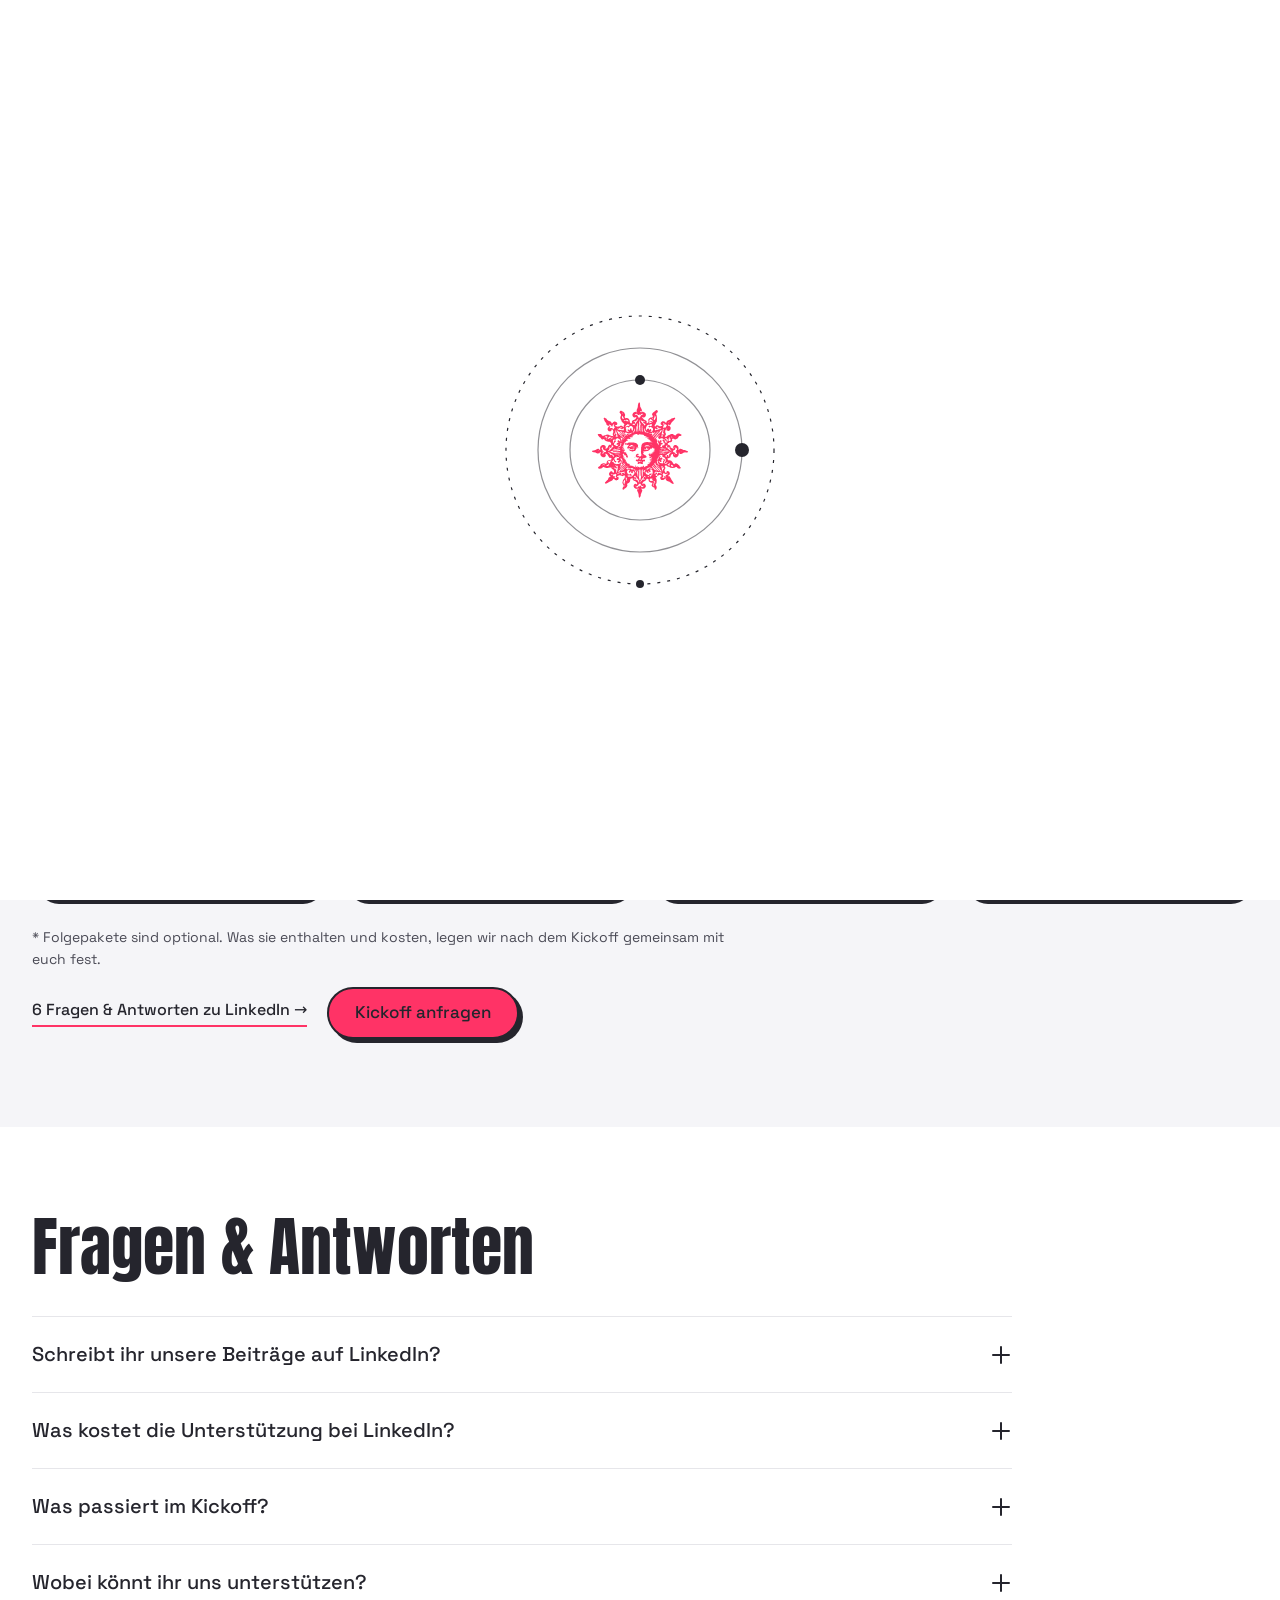
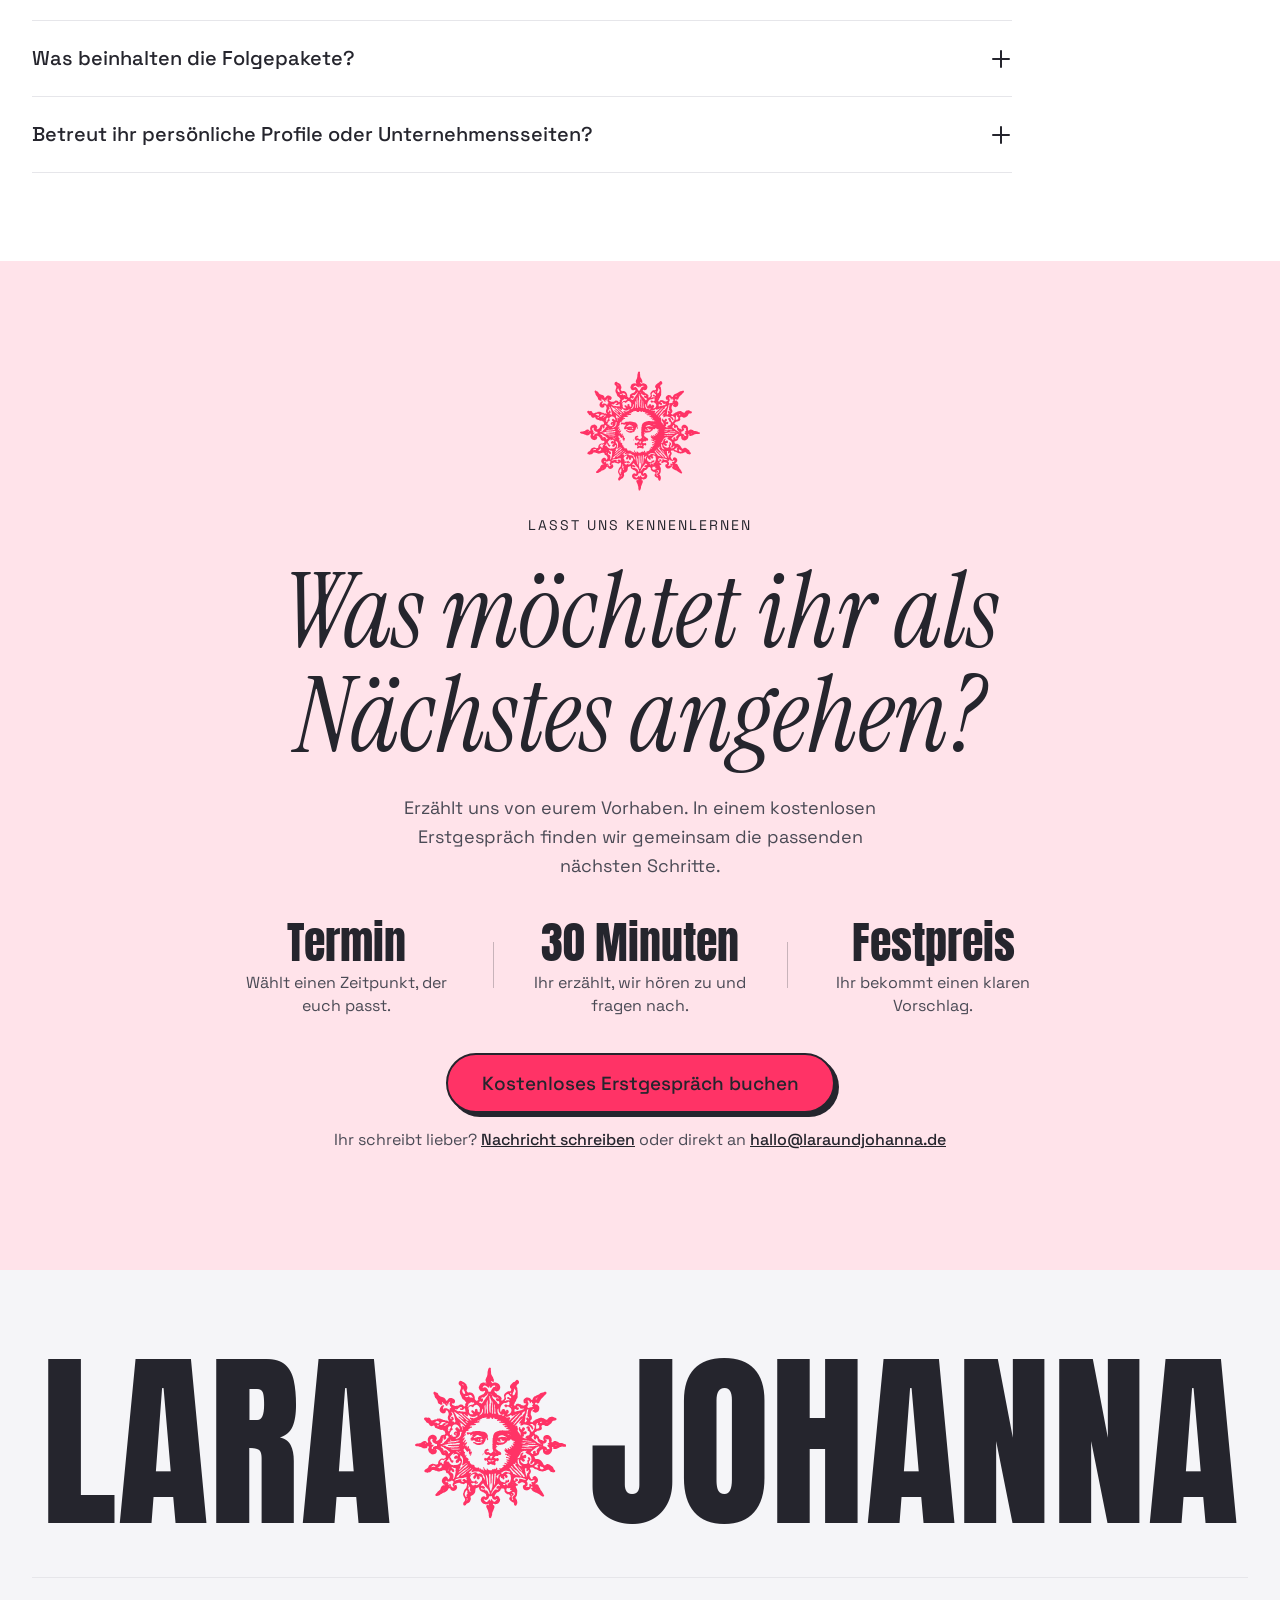
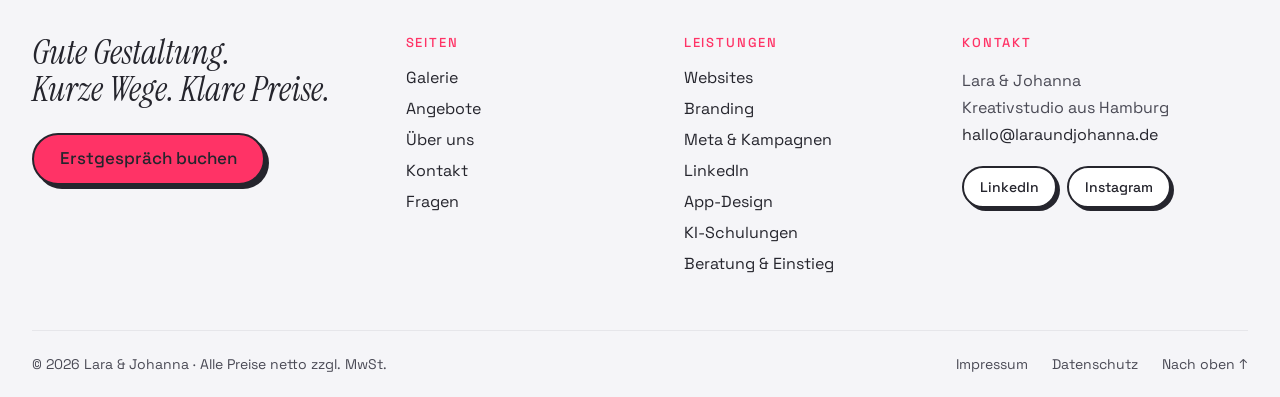
<file: linkedin.html>
<!DOCTYPE html>
<html lang="de">
<head>
<meta charset="utf-8">
<meta name="google-site-verification" content="_8En-DYdcZXQuE2vubrbrP5TlVrM1GbT5ZxHPeItJPA">
<meta name="viewport" content="width=device-width, initial-scale=1">
<title>LinkedIn · Lara &amp; Johanna</title>
<meta name="description" content="Eure Personal Brand auf LinkedIn stärken">
<meta name="theme-color" content="#FFFFFF">
<meta property="og:type" content="website">
<meta property="og:title" content="LinkedIn · Lara &amp; Johanna">
<meta property="og:description" content="Eure Personal Brand auf LinkedIn stärken">
<meta property="og:image" content="https://laraundjohanna.de/assets/img/lara-und-johanna.jpg">
<meta property="og:url" content="https://laraundjohanna.de/linkedin">
<link rel="canonical" href="https://laraundjohanna.de/linkedin">
<link rel="icon" href="assets/favicon.svg" type="image/svg+xml">
<link rel="preload" href="assets/fonts/anton-latin.woff2" as="font" type="font/woff2" crossorigin>
<link rel="stylesheet" href="css/style.css?v=20261118-siegel2">
<link rel="stylesheet" href="css/booking.css">
<link rel="stylesheet" href="css/service.css?v=20261118-leistungsseiten">
<script>
/* Ladeanimation einmal pro Besuch; Ende spätestens nach 6 s, auch wenn etwas hängt */
(function () {
  var h = document.documentElement;
  try { if (sessionStorage.getItem('lj-geladen')) return; sessionStorage.setItem('lj-geladen', '1'); } catch (e) {}
  h.classList.add('has-loader', 'is-loading');
  var start = Date.now(), fertig = false;
  function ende() {
    if (fertig) return; fertig = true;
    var l = document.getElementById('loader');
    h.classList.remove('is-loading');
    if (l) { l.classList.add('is-done'); setTimeout(function () { l.remove(); h.classList.remove('has-loader'); }, 1000); }
  }
  window.addEventListener('load', function () { setTimeout(ende, Math.max(0, 1800 - (Date.now() - start))); });
  setTimeout(ende, 6000);
})();
</script>
</head>
<body data-service="linkedin">
<a class="skip" href="#inhalt">Zum Inhalt springen</a>
<div class="site theme-tag" id="site">
<script>try{if(localStorage.getItem('lj-modus')==='nacht'){var s=document.getElementById('site');s.classList.replace('theme-tag','theme-nacht');s.style.setProperty('--coin-rot','180deg');document.body.classList.add('is-nacht')}}catch(e){}</script>

<!-- Logo-Symbole (Sonne & Mond) -->
<svg class="sym-sprite" width="0" height="0" aria-hidden="true" focusable="false"><defs>
<symbol id="lj-sonne" viewBox="0 0 679.3 674.3"><path fill-rule="evenodd" fill="currentColor" d="M335.3 674.0C333.8 673.7 332.4 672.3 332.2 670.7C332.0 670.0 331.7 668.6 331.3 667.5C331.0 666.4 330.7 664.9 330.7 664.3C330.7 663.7 330.5 662.7 330.3 662.2C330.0 661.4 330.0 660.4 330.2 658.5C330.5 656.7 330.4 655.4 330.1 654.0C329.8 652.2 329.6 651.7 328.5 648.2C328.3 647.2 327.9 645.9 327.8 645.2C327.5 643.5 326.7 640.3 326.4 639.8C326.2 639.6 325.8 638.8 325.5 637.8C324.9 636.1 321.6 629.2 321.1 628.5C320.9 628.3 320.5 627.4 320.2 626.5C319.8 625.6 319.4 624.7 319.3 624.5C318.8 623.9 319.0 620.3 319.6 618.7C320.0 617.9 320.4 616.8 320.5 616.3C320.8 614.9 323.1 612.7 324.3 612.7C325.4 612.7 326.5 613.9 327.0 615.6C327.6 618.0 329.7 615.8 329.9 612.5C330.1 610.5 330.0 610.4 329.2 609.8C328.3 609.2 328.2 609.2 327.0 609.9C326.3 610.3 324.7 610.8 323.5 611.0C322.3 611.1 321.0 611.6 320.4 612.0C319.1 613.0 315.9 613.0 314.3 612.1C313.5 611.5 312.6 611.3 311.0 611.3C307.8 611.3 306.3 610.5 301.8 606.5C300.9 605.8 300.0 604.7 299.8 604.2C299.5 603.6 298.7 602.5 298.0 601.7C296.7 600.1 295.6 597.6 294.8 594.6C293.9 591.1 294.1 590.1 296.4 585.4C297.8 582.5 298.2 582.0 300.2 579.8C305.0 574.4 312.6 574.3 314.8 579.6C315.6 581.3 316.2 581.3 318.0 579.5C319.7 577.9 319.7 577.8 319.6 576.2C319.4 574.5 319.0 573.0 318.1 571.2C317.2 569.4 317.1 566.9 318.0 566.2C318.9 565.4 318.9 564.3 318.0 564.3C317.6 564.3 317.2 564.7 317.0 565.2C316.4 566.7 315.4 566.2 312.0 562.7C308.5 559.1 307.3 558.3 304.8 558.3C303.1 558.3 302.3 557.9 298.5 555.1C297.2 554.2 295.4 553.0 294.5 552.6C292.1 551.4 288.7 547.4 288.7 545.8C288.7 545.4 288.3 544.5 287.8 543.7C287.1 542.4 286.9 541.7 286.9 538.8C286.9 537.0 286.7 535.4 286.5 535.3C286.4 535.2 284.8 535.8 283.0 536.7C281.3 537.6 279.6 538.3 279.3 538.3C279.0 538.3 278.0 538.7 277.1 539.2C276.2 539.6 274.9 540.0 274.2 540.0C273.1 540.0 272.9 540.1 271.8 541.8C270.9 543.3 270.7 543.9 270.8 544.8C270.9 545.3 270.9 546.6 270.6 547.5C270.4 548.4 270.2 549.9 270.1 550.8C269.7 557.2 269.3 558.9 267.6 561.8C264.3 567.3 260.2 570.9 255.3 572.7C254.2 573.1 253.2 573.6 253.1 573.7C253.0 573.9 252.5 574.0 251.8 574.0C250.1 574.0 249.1 575.4 248.8 578.5C248.7 579.8 248.7 581.1 248.8 581.4C249.2 581.9 250.0 585.6 250.2 587.4C250.4 588.9 249.2 592.8 248.2 594.0C247.7 594.5 246.7 597.4 246.7 598.0C246.7 599.6 238.6 606.8 235.5 607.9C232.8 608.8 228.7 612.1 228.7 613.2C228.7 614.0 226.9 615.9 225.4 616.7C224.1 617.5 223.4 617.6 221.5 617.7C219.3 617.7 219.2 617.6 218.0 616.3C216.4 614.7 215.9 613.0 215.9 609.2C215.9 605.7 216.5 604.2 219.6 600.5C220.6 599.4 221.3 598.4 221.3 598.3C221.3 598.1 221.8 597.4 222.5 596.8C223.1 596.0 223.7 595.0 223.8 594.2C223.9 593.4 224.1 592.3 224.2 591.7C224.6 589.6 223.7 586.1 222.5 584.6C221.8 583.9 221.3 583.1 221.3 583.0C221.3 582.9 220.7 581.7 219.9 580.5C219.2 579.2 218.3 577.5 217.9 576.8C217.6 576.0 217.2 575.3 217.0 575.2C216.8 575.1 216.7 574.4 216.7 573.8C216.7 573.2 216.5 572.2 216.2 571.7C215.2 569.8 214.9 564.5 215.8 563.2C216.5 562.1 217.3 559.6 217.5 557.8C217.9 555.4 219.3 551.5 221.2 548.0C222.6 545.3 223.2 544.6 225.9 542.3C228.8 539.7 229.7 538.5 229.7 537.0C229.7 536.7 229.9 536.2 230.1 536.0C230.4 535.8 230.7 534.9 230.8 534.1C231.1 531.1 231.6 529.1 232.5 527.2C233.2 525.8 233.3 525.2 233.0 524.9C232.8 524.7 232.7 523.7 232.7 522.7C232.7 521.5 232.5 520.5 232.2 520.1C231.9 519.8 231.7 519.3 231.7 519.0C231.7 518.0 229.9 516.0 229.1 516.0C228.2 516.0 226.4 517.0 224.9 518.3C223.5 519.6 220.9 520.9 218.6 521.5L216.5 522.1L214.2 521.0C212.5 520.2 211.5 520.0 209.9 520.0C208.7 520.0 207.7 519.9 207.5 519.7C207.3 519.5 206.6 519.2 206.0 519.0C203.3 518.2 200.9 517.3 199.8 516.6C197.8 515.4 191.4 516.4 188.1 518.4C187.3 518.9 186.7 519.0 185.9 518.8C184.9 518.6 184.4 518.8 183.0 519.7C182.1 520.3 180.7 521.1 179.9 521.5C178.1 522.4 175.7 525.8 176.2 526.6C176.9 527.7 177.6 527.8 178.9 526.9C181.2 525.4 183.5 525.4 185.3 527.1C186.4 528.1 187.7 530.8 187.7 531.9C187.7 532.5 187.9 533.6 188.2 534.3C188.8 536.1 188.8 537.6 188.2 539.2C187.9 539.9 187.6 540.9 187.5 541.5C187.0 544.0 182.8 548.6 179.8 550.0C175.5 552.0 169.8 552.7 167.4 551.5C166.9 551.3 165.8 550.7 165.0 550.3C162.6 549.3 159.4 546.1 158.9 544.2C158.3 541.9 155.8 539.6 154.3 539.9C150.2 540.6 148.4 541.8 148.4 543.9C148.4 547.1 143.4 553.6 140.6 554.1C139.9 554.2 139.2 554.6 138.8 555.0C138.1 555.8 134.1 558.0 131.8 558.8C130.9 559.2 130.0 559.5 129.8 559.7C129.1 560.2 126.0 561.0 124.9 561.0C123.7 561.0 122.8 561.6 119.6 564.5C118.7 565.3 117.7 566.1 117.2 566.2C115.7 566.6 114.1 567.5 112.1 568.9C108.7 571.3 102.9 574.3 101.7 574.3C101.3 574.3 100.5 574.6 99.9 574.9C98.8 575.4 97.8 575.4 94.2 574.6C90.9 573.9 89.9 571.3 91.5 568.1C92.6 566.2 93.4 565.2 95.1 564.1C95.7 563.7 96.7 562.6 97.2 561.8C99.5 557.8 103.4 553.3 105.7 552.2C106.9 551.5 111.4 547.8 111.8 547.1C112.0 546.7 112.5 546.0 113.1 545.4C113.7 544.8 114.0 544.2 113.9 543.8C113.8 543.5 113.9 542.8 114.1 542.2C114.4 541.6 114.7 540.7 114.8 540.0C115.1 538.6 117.0 534.7 118.7 532.3C120.3 530.1 123.2 528.1 125.3 527.7C126.1 527.5 127.1 527.3 127.4 527.2C127.7 527.0 128.4 527.1 129.0 527.3C130.2 527.8 131.0 527.6 132.0 526.3C132.8 525.1 132.6 524.5 130.8 523.8C130.2 523.6 129.1 522.8 128.4 522.2C127.6 521.5 126.7 520.9 126.5 520.7C126.3 520.6 125.4 519.5 124.5 518.3C120.6 513.3 119.1 507.8 120.6 504.7C121.0 504.1 121.3 502.9 121.4 502.1C121.7 499.6 124.4 495.3 126.0 494.8C126.3 494.7 126.8 494.1 127.1 493.4C128.2 491.0 133.4 488.3 137.0 488.2C139.0 488.2 141.1 489.0 142.3 490.2C143.0 490.8 144.0 491.5 144.7 491.8C147.1 492.7 148.1 495.5 147.2 498.8C146.2 502.4 152.7 498.7 154.6 494.6C155.7 492.3 156.2 488.6 155.6 487.5C155.4 487.2 155.3 486.2 155.3 485.4C155.3 484.2 155.1 483.8 154.3 483.0C152.1 480.9 149.8 477.7 149.2 475.9C148.9 474.8 148.5 474.0 148.4 474.0C143.6 473.8 141.4 473.0 140.7 471.4C140.4 470.8 140.0 470.2 139.7 470.0C139.2 469.8 139.0 469.1 138.9 467.4C138.8 465.4 138.6 464.8 137.6 463.3C135.5 460.2 135.6 460.2 130.4 460.2C125.3 460.2 123.7 460.5 120.9 462.0C119.9 462.5 118.6 463.0 118.1 463.0C116.9 463.0 113.8 463.8 113.2 464.3C112.5 464.9 104.9 465.5 103.3 465.1C102.5 464.9 101.2 464.5 100.3 464.3C99.5 464.1 98.2 463.6 97.3 463.2C96.5 462.8 94.9 462.3 93.9 462.2C92.4 462.0 91.1 461.5 89.0 460.3C85.3 458.3 83.9 457.9 81.4 458.3C80.4 458.5 78.9 458.7 78.2 458.7C76.6 458.7 75.2 459.5 74.8 460.7C74.7 461.1 74.0 462.0 73.2 462.9C69.0 467.5 67.1 468.6 63.8 468.4C61.8 468.3 61.6 468.4 57.1 470.4C55.1 471.2 54.6 471.2 51.9 469.8C50.2 469.0 49.1 468.7 48.0 468.7C44.4 468.7 41.7 466.3 41.7 463.2C41.7 459.6 48.4 453.1 53.4 451.9C55.3 451.4 60.3 445.4 60.3 443.5C60.3 441.7 63.7 436.9 65.3 436.5C65.8 436.4 66.7 435.9 67.3 435.4C71.6 432.0 80.9 429.6 83.7 431.2C84.1 431.4 84.9 431.6 85.3 431.7C85.8 431.7 87.8 432.2 89.7 432.8C94.3 434.3 95.4 434.4 98.1 433.9C100.1 433.4 100.7 433.2 102.0 431.9L103.5 430.4L103.6 427.1C103.6 424.9 103.8 423.7 104.2 423.1C104.4 422.7 104.7 422.2 104.7 422.0C104.7 420.6 107.3 416.3 109.5 414.1C114.9 408.8 120.5 406.6 125.0 408.0C127.8 408.8 128.2 408.8 129.3 408.0C129.8 407.6 131.8 406.5 133.7 405.5L137.2 403.8L137.1 402.3C137.0 401.5 137.2 400.2 137.7 399.0C138.6 396.6 138.2 395.6 135.7 393.6C133.9 392.2 133.9 392.2 132.5 392.6C129.6 393.4 126.3 392.9 123.5 391.2C121.7 390.1 118.6 387.0 118.0 385.7C117.8 385.2 117.5 384.6 117.3 384.3C117.1 383.9 117.0 383.3 117.0 382.9C117.0 381.6 114.5 377.0 112.8 375.2C112.0 374.2 111.0 372.9 110.6 372.1C109.2 369.2 100.8 364.3 97.2 364.3C94.5 364.3 92.3 366.0 93.8 366.9C94.1 367.1 95.1 367.9 96.0 368.8C97.5 370.3 97.6 370.4 97.8 372.7C98.1 375.7 97.5 377.9 95.4 381.4C93.7 384.4 93.5 384.6 90.8 385.9C87.6 387.5 86.4 388.0 85.4 388.0C84.9 388.0 84.2 388.2 83.8 388.5C83.1 389.1 78.5 389.2 78.2 388.7C78.1 388.5 77.6 388.3 77.2 388.3C76.1 388.3 72.5 386.5 71.5 385.4C71.1 384.9 69.7 384.0 68.5 383.3C64.3 381.2 60.2 375.5 59.8 371.3C59.7 370.5 59.4 369.5 59.1 369.0C58.0 367.3 59.2 361.9 61.4 359.1C61.8 358.5 61.9 357.9 61.8 356.4C61.5 353.5 61.4 353.1 60.4 352.7C58.3 351.9 57.6 352.0 55.9 353.0C54.3 354.0 54.0 354.6 54.8 355.3C56.9 357.0 51.7 361.0 47.4 361.0C46.8 361.0 45.8 361.2 45.3 361.5C44.1 362.1 38.5 362.1 36.8 361.4C36.3 361.2 35.4 360.9 34.9 360.8C34.5 360.7 32.5 359.6 30.6 358.4C27.3 356.2 24.0 355.0 21.4 355.0C21.0 355.0 20.6 354.9 20.5 354.7C20.4 354.5 19.6 354.3 18.7 354.1C17.9 354.0 17.0 353.8 16.8 353.6C16.3 353.2 13.3 352.7 9.8 352.4C5.2 352.0 0.5 349.6 0.1 347.5C-0.3 345.3 2.1 342.0 4.0 342.0C4.6 342.0 5.5 341.8 6.1 341.5C8.9 340.4 10.6 340.0 13.5 340.0C15.5 340.0 16.8 339.8 17.3 339.5C17.8 339.2 18.5 339.0 19.0 339.0C19.4 339.0 20.4 338.8 21.3 338.5C22.1 338.3 23.7 337.8 24.8 337.4C26.2 337.0 27.9 336.1 30.5 334.1C32.5 332.6 35.0 331.1 36.0 330.7C37.0 330.3 38.3 329.7 38.9 329.5C41.7 328.3 48.2 329.2 50.2 331.0C50.7 331.6 51.4 332.0 51.5 332.0C52.3 332.0 53.4 333.6 53.2 334.5C53.1 335.0 52.9 335.7 52.8 336.1C52.4 337.9 55.2 337.4 57.7 335.3C59.0 334.2 59.3 333.7 59.2 333.2C59.1 332.8 58.7 331.4 58.4 330.1C58.0 328.8 57.6 327.5 57.4 327.1C56.3 325.0 57.5 317.0 59.4 314.3C59.7 313.9 60.1 312.8 60.4 311.9C61.3 308.4 67.5 303.4 71.5 302.8C72.4 302.7 73.3 302.5 73.5 302.3C74.0 301.9 77.4 301.3 80.3 301.1C82.6 300.9 83.4 301.2 89.4 304.2C93.3 306.1 94.5 307.4 96.5 311.5C97.4 313.3 97.7 314.4 97.8 316.7C98.1 320.2 97.7 321.2 95.5 323.3C93.6 325.1 93.5 326.2 95.4 327.2C97.0 328.0 99.0 327.8 101.9 326.3C103.3 325.6 104.6 325.0 104.8 325.0C105.0 325.0 106.1 324.2 107.3 323.1C109.8 321.0 112.7 316.2 112.7 314.1C112.7 313.5 113.0 312.4 113.3 311.8C113.7 311.1 114.0 310.2 114.0 309.9C114.0 308.5 117.2 304.6 119.7 303.0C123.4 300.6 127.5 299.8 131.2 300.9C131.8 301.0 132.4 300.7 133.7 299.4C136.0 297.2 136.9 294.4 135.7 292.8C135.4 292.3 134.9 291.2 134.7 290.4C134.5 289.6 133.8 288.0 133.3 286.8C132.7 285.5 132.2 284.2 132.3 283.8C132.4 283.1 132.3 283.0 130.8 283.2C129.3 283.4 129.3 283.4 127.4 281.6C124.1 278.4 123.3 278.2 118.8 279.1C115.3 279.7 113.4 279.2 108.7 276.5C107.3 275.7 106.0 275.2 104.4 275.0C101.9 274.6 101.3 274.4 98.8 272.8C97.9 272.2 96.6 271.7 95.8 271.5C92.0 270.8 88.0 266.6 88.0 263.3C88.0 261.8 86.2 260.2 84.1 259.7C82.4 259.4 81.9 259.5 80.5 260.5C75.1 264.6 66.9 261.8 63.7 255.0C63.1 253.8 62.7 252.5 62.7 252.1C62.7 250.6 59.7 248.5 56.8 248.0C53.0 247.4 50.6 245.4 48.4 240.6C47.9 239.7 47.1 238.7 46.6 238.3C42.6 235.3 40.1 231.5 40.5 228.8C40.8 226.1 42.0 224.9 45.3 223.8C48.1 222.8 49.6 222.8 51.8 223.9C54.2 225.0 57.8 225.3 59.3 224.5C60.6 223.9 61.3 223.9 63.6 224.6C66.8 225.6 69.1 228.2 70.2 232.1C70.6 233.2 71.1 234.0 72.4 235.2L74.1 236.7L77.1 236.6C80.6 236.4 81.1 236.3 86.2 233.7L89.9 231.9L92.8 232.1L95.6 232.3L97.9 230.6C100.8 228.5 102.0 228.1 103.7 228.7C104.8 229.0 105.0 229.0 105.7 228.5C106.6 227.9 110.3 227.8 111.4 228.4C112.2 228.8 113.2 229.1 117.2 229.8C118.7 230.1 120.8 230.9 123.5 232.3C127.0 234.1 127.7 234.3 129.4 234.3C131.1 234.3 131.7 234.5 134.1 235.9L136.8 237.5L140.4 237.4L143.9 237.3L146.2 238.7C150.0 241.0 150.2 241.1 150.8 240.9C152.2 240.3 151.6 237.3 149.7 235.5C148.9 234.8 147.7 231.2 147.7 229.7C147.7 229.2 147.4 228.3 147.2 227.8C146.5 226.5 146.5 222.5 147.2 221.3C147.4 220.9 147.6 220.1 147.7 219.5C147.7 219.0 148.0 218.0 148.3 217.4C150.5 213.4 151.5 207.6 150.5 205.1C150.2 204.5 150.0 203.6 150.0 203.2C150.0 202.8 149.7 202.0 149.4 201.3C149.0 200.7 148.7 199.6 148.6 198.9C148.3 197.5 146.0 193.6 144.9 192.9C144.0 192.3 140.1 191.8 138.9 192.1C137.7 192.4 137.3 193.6 137.9 195.6C138.3 197.3 138.3 197.5 137.6 199.0C136.8 200.9 133.8 203.9 132.4 204.2C131.9 204.3 131.0 204.6 130.5 204.8C128.8 205.5 126.6 205.7 125.0 205.3C124.2 205.1 122.9 204.8 122.2 204.7C119.6 204.2 114.5 200.3 113.8 198.3C113.7 197.9 113.2 197.0 112.8 196.5C112.4 196.0 112.0 195.0 111.8 194.4C111.7 193.8 111.5 193.3 111.3 193.1C109.9 192.3 109.7 188.2 111.0 185.7C111.3 185.1 111.5 184.3 111.4 184.1C111.4 183.9 111.6 183.0 112.0 182.2C112.4 181.4 112.7 180.5 112.7 180.2C112.7 180.0 113.0 179.5 113.4 179.1C113.8 178.8 114.8 177.5 115.6 176.2C117.6 173.1 119.3 171.5 121.5 170.4C122.4 170.0 123.8 169.3 124.7 168.8C126.6 167.8 127.4 167.8 128.3 168.8C129.1 169.7 129.4 172.4 128.7 173.6C128.6 173.9 128.3 174.8 128.2 175.5C128.0 176.5 127.5 177.2 126.3 178.4C124.6 179.9 124.6 180.0 124.7 181.4C124.9 183.2 126.1 185.3 126.9 185.3C127.2 185.3 127.8 184.9 128.2 184.4C129.0 183.1 130.9 182.0 132.4 182.0C140.3 181.9 141.2 182.0 146.3 184.5C151.5 186.9 152.1 187.5 151.9 189.4C151.6 190.8 152.1 192.0 152.8 192.0C153.6 192.0 153.7 191.5 153.3 190.4C152.8 189.2 153.5 188.1 155.0 187.9C155.6 187.9 155.8 187.7 155.7 187.2C155.7 186.8 155.5 186.0 155.4 185.4C155.1 183.3 158.2 180.2 160.9 179.9C162.6 179.8 162.7 179.0 161.2 177.3C160.5 176.6 160.0 175.9 160.0 175.7C160.0 175.6 159.5 174.8 158.8 174.0C158.2 173.2 157.7 172.4 157.7 172.2C157.7 172.1 157.1 170.9 156.5 169.6C155.0 166.6 154.4 160.7 155.5 158.6C155.8 157.9 156.0 157.3 156.0 157.1C156.0 156.9 156.5 156.1 157.0 155.2C158.1 153.4 158.1 153.0 156.6 153.0C155.7 153.0 155.1 153.4 153.0 155.7C150.2 158.7 149.6 160.0 149.6 163.6C149.5 165.8 148.7 167.0 147.5 167.0C146.9 167.0 144.7 164.4 144.7 163.7C144.7 162.9 143.8 162.0 143.0 162.0C142.6 162.0 142.0 161.7 141.7 161.3C141.3 161.0 140.8 160.7 140.5 160.7C139.5 160.7 140.1 161.9 142.5 164.8C145.7 168.5 146.0 169.4 144.1 170.9C142.3 172.3 141.9 172.3 139.9 170.4C138.9 169.5 137.9 168.6 137.5 168.3C137.1 168.1 136.2 167.0 135.4 165.9C134.6 164.9 133.2 163.2 132.2 162.1C130.6 160.4 130.3 160.2 129.7 160.6C127.8 161.7 124.7 159.2 124.7 156.5C124.7 154.6 122.8 153.7 121.4 154.9L120.7 155.5L121.7 157.0C122.6 158.3 122.7 158.7 122.5 160.2C122.4 161.4 122.5 162.3 122.8 163.1C123.7 165.3 122.9 165.9 118.9 166.2C115.9 166.4 113.9 165.8 111.2 163.9C110.5 163.4 109.6 163.0 109.3 163.0C108.7 163.0 104.9 160.5 103.9 159.4C102.6 158.0 102.0 156.3 101.8 153.6C101.6 151.6 101.3 150.3 100.6 148.9C100.1 147.9 99.7 147.0 99.7 146.9C99.7 146.4 95.7 141.1 92.8 137.8C90.7 135.5 89.7 133.7 88.3 130.5C88.1 130.0 87.6 128.0 87.3 126.3C86.9 123.7 86.5 122.8 85.8 121.8C85.2 121.1 84.7 120.3 84.6 120.0C84.4 119.7 84.0 118.8 83.5 118.0C82.2 115.7 82.3 111.8 83.7 110.2C85.1 108.6 88.4 107.8 90.1 108.7C90.5 108.9 91.5 109.7 92.3 110.3C93.5 111.4 93.9 111.6 95.8 111.7C99.2 111.9 103.7 115.8 103.7 118.5C103.7 120.3 106.4 124.4 108.2 125.3C108.7 125.6 110.1 126.5 111.2 127.3C112.3 128.2 113.8 129.1 114.7 129.4C115.5 129.8 117.0 130.4 117.9 130.9C118.9 131.3 119.9 131.7 120.1 131.7C120.4 131.7 121.7 132.1 124.8 133.4C125.2 133.5 126.2 133.7 127.0 133.8C131.6 134.3 138.5 141.5 137.8 144.9C137.4 147.0 139.7 149.2 141.3 148.4C141.7 148.2 142.3 148.0 142.7 148.0C143.6 148.0 146.6 145.2 147.5 143.3C149.0 140.4 153.1 137.2 155.7 136.8C156.6 136.7 157.4 136.5 157.5 136.3C157.8 135.8 162.5 136.0 163.8 136.5C164.4 136.8 165.6 137.0 166.3 137.0C170.1 137.0 176.6 141.9 178.5 146.2C179.3 147.9 179.4 148.5 179.2 150.8C178.9 155.9 177.8 158.3 175.0 160.0C173.2 161.1 169.0 161.4 167.9 160.5C166.4 159.4 165.0 160.7 165.0 163.0C165.0 164.6 168.6 168.1 170.9 168.8C171.9 169.1 173.0 169.5 173.4 169.8C173.8 170.1 174.4 170.3 174.8 170.3C175.2 170.3 176.1 170.7 176.9 171.2C178.4 172.1 178.7 172.1 182.4 172.0C185.0 172.0 186.7 171.8 187.5 171.5C188.1 171.2 189.0 171.1 189.5 171.2C191.0 171.6 193.7 170.5 196.1 168.6C200.2 165.3 201.2 164.9 205.7 165.1C210.3 165.2 212.6 166.0 214.4 167.8C216.8 170.5 217.7 171.5 217.7 171.7C217.7 171.8 218.1 172.4 218.5 173.0C219.5 174.1 221.0 174.4 221.7 173.5C221.9 173.2 222.7 172.8 223.4 172.7C224.1 172.5 224.7 172.1 224.7 171.9C224.7 171.7 224.8 171.0 224.9 170.5C224.9 170.0 225.1 168.7 225.2 167.8C225.4 166.3 225.3 166.0 224.5 165.1C223.5 163.9 223.5 163.4 224.4 162.2C224.9 161.6 225.4 161.3 226.1 161.3C227.3 161.3 227.8 160.9 228.9 159.1C229.5 158.0 229.5 157.9 228.9 156.9C228.5 156.3 227.9 155.1 227.4 154.2C227.0 153.3 225.7 151.5 224.6 150.3C223.5 149.1 222.4 147.7 222.1 147.2C221.5 146.0 221.3 145.9 219.3 145.1C215.6 143.7 212.2 140.6 211.1 137.7C210.8 136.8 210.4 135.9 210.2 135.7C209.4 134.8 208.3 132.0 208.3 131.0C208.3 128.9 207.3 126.3 205.4 123.4C203.0 119.8 202.0 117.9 201.6 116.2C200.7 112.0 200.6 110.9 200.5 108.5C200.5 105.4 200.9 103.8 202.9 98.8C203.7 96.8 204.7 94.5 205.0 93.7C206.2 90.7 205.2 83.3 203.5 81.7C203.0 81.3 202.4 81.0 202.1 81.0C201.5 81.0 198.5 78.2 196.9 76.0C195.5 74.2 195.5 74.1 195.4 71.2C195.0 60.8 204.2 54.8 210.5 61.3C212.2 63.1 214.0 64.1 216.8 65.0C219.4 65.7 222.4 67.5 223.2 68.9C224.1 70.3 225.4 71.7 225.9 71.7C227.4 71.7 230.3 75.7 231.0 78.9C231.3 80.2 232.4 82.8 234.1 86.2C235.0 87.8 234.0 96.5 233.0 97.2C232.8 97.3 232.7 97.6 232.7 97.8C232.7 98.1 232.2 99.0 231.6 99.8L230.6 101.3L231.2 103.2C231.5 104.3 232.2 105.9 232.7 106.8C233.2 107.6 233.7 108.5 233.7 108.7C233.7 108.8 234.5 109.6 235.5 110.5C237.2 112.0 237.3 112.0 239.6 112.0C241.3 112.0 242.0 111.9 242.4 111.4C244.1 109.3 247.2 109.6 252.0 112.3C252.5 112.6 253.5 113.0 254.4 113.3C260.5 115.5 267.8 127.4 267.7 135.3C267.6 140.8 267.8 141.7 268.8 142.6C269.4 143.0 270.3 144.2 270.9 145.1C271.6 146.3 272.3 147.0 273.2 147.4C273.9 147.8 274.8 148.4 275.2 148.7C276.2 149.6 277.1 149.4 279.4 147.4C280.4 146.5 281.7 145.4 282.3 145.0L283.5 144.1L282.7 142.4C280.3 136.7 284.5 129.3 292.5 125.4C296.9 123.2 301.9 121.0 302.9 120.8C304.9 120.4 305.7 119.9 307.7 117.6C311.8 112.9 314.2 108.2 313.8 105.4C313.6 103.5 312.9 103.1 311.8 104.3C309.6 106.8 301.8 108.0 297.7 106.4C293.8 105.0 289.8 101.3 288.3 97.7C287.9 96.9 287.1 95.1 286.5 93.8C285.1 90.9 284.9 88.5 286.0 86.4C286.3 85.7 286.7 84.9 286.7 84.6C286.7 83.6 289.2 78.0 290.4 76.4C291.1 75.5 291.7 74.6 291.7 74.5C291.7 73.8 293.5 71.9 294.8 71.3C300.5 68.3 308.3 66.5 310.9 67.7C312.2 68.3 312.5 68.3 313.1 67.8C313.5 67.6 314.1 67.3 314.6 67.3C315.1 67.3 315.7 66.8 316.6 65.5L318.0 63.6L317.3 62.1C317.0 61.2 316.5 60.1 316.2 59.5C315.3 57.7 315.5 54.9 316.9 51.7C317.5 50.1 318.2 48.3 318.4 47.7C318.8 46.2 319.9 44.1 320.8 42.8C321.8 41.5 322.6 39.0 322.9 36.7C323.0 35.7 323.4 33.9 323.8 32.8C324.2 31.6 324.5 29.7 324.5 28.0C324.6 26.4 324.7 23.5 324.8 21.5C324.9 18.1 325.3 16.3 326.5 13.0C327.0 11.5 327.7 8.8 327.7 8.0C327.7 7.2 329.8 3.1 330.8 2.1C331.2 1.6 332.2 1.0 333.0 0.6C335.4 -0.5 338.1 0.8 339.3 3.6C340.1 5.4 340.2 7.1 339.5 8.5C338.9 9.6 338.8 12.0 339.4 12.6C340.1 13.3 340.4 15.6 340.5 21.6C340.7 28.3 340.9 29.2 343.0 33.7C344.3 36.4 344.5 36.8 346.7 40.5C349.0 44.3 350.3 47.2 350.3 48.0C350.3 48.3 350.7 49.1 351.1 49.6C352.5 51.2 353.1 53.2 353.1 55.8C353.0 57.1 353.0 59.2 353.0 60.5C352.9 65.3 350.2 66.9 347.7 63.6C347.1 62.9 346.4 62.3 346.2 62.3C346.0 62.3 345.2 61.9 344.5 61.3C343.0 60.1 341.9 60.1 341.1 61.2C340.6 61.9 340.6 62.1 341.3 63.2C341.7 63.8 342.0 64.6 342.0 64.8C342.0 65.2 343.4 67.1 345.4 69.2C345.8 69.7 346.3 70.0 346.7 70.0C347.8 70.0 351.1 69.0 351.7 68.5C352.0 68.2 352.5 68.0 352.9 68.0C353.2 68.0 353.9 67.7 354.5 67.3C355.7 66.5 360.0 66.4 361.3 67.2C361.8 67.4 362.6 67.6 363.2 67.7C365.0 67.7 370.1 69.9 372.0 71.5C373.0 72.3 374.2 73.2 374.7 73.5C377.2 74.8 380.2 79.6 380.6 82.9C380.8 84.0 381.1 85.2 381.3 85.6C381.6 86.3 381.7 87.3 381.5 89.8C381.4 92.9 381.2 93.4 379.8 96.3C376.8 102.5 374.3 104.6 367.7 106.3L365.0 107.0L363.1 106.3C360.9 105.5 359.1 104.4 358.4 103.5C357.4 102.3 355.3 103.8 355.3 105.8C355.3 108.4 359.2 113.4 362.7 115.2C364.6 116.2 365.4 117.1 366.3 119.2C367.2 121.3 368.9 123.0 370.0 123.0C370.5 123.0 371.1 123.2 371.5 123.4C371.9 123.7 372.9 124.2 373.8 124.5C375.8 125.2 379.1 127.2 381.1 128.8C381.9 129.4 382.8 130.1 383.3 130.3C383.7 130.5 384.5 131.5 385.0 132.5C385.6 133.5 386.3 134.5 386.6 134.8C388.0 135.7 388.4 137.8 387.5 139.9C387.2 140.5 387.0 141.4 387.0 141.9C387.0 142.3 386.7 143.3 386.3 144.0C385.4 145.8 385.5 146.1 386.8 147.1C388.3 148.2 389.2 148.2 390.9 147.1C392.5 146.0 394.2 145.1 395.4 144.8C395.9 144.7 396.3 144.4 396.3 144.2C396.3 143.9 396.8 143.1 397.4 142.4C399.2 140.4 399.7 139.6 399.7 138.4C399.7 137.9 399.8 137.3 400.0 137.1C400.3 137.0 400.3 136.5 400.2 135.9C400.1 135.3 399.8 133.9 399.7 132.8C399.1 128.9 398.8 127.5 398.5 127.0C397.8 125.9 398.3 122.6 399.6 120.2C402.2 115.5 410.7 108.1 414.9 107.0C417.3 106.4 420.9 106.2 422.5 106.6C423.8 107.0 424.2 106.9 425.2 106.3C425.9 106.0 426.7 105.7 426.9 105.7C427.3 105.7 428.7 104.3 428.7 103.8C428.7 103.6 429.0 103.0 429.5 102.3C430.3 101.1 430.9 98.3 430.7 96.5C430.6 95.1 430.1 94.3 429.0 93.9C425.9 92.6 424.2 87.1 425.5 82.2C426.1 80.1 430.7 73.9 433.1 72.1C434.1 71.3 435.6 70.0 436.5 69.1C438.2 67.5 441.2 65.6 442.7 65.2C444.1 64.9 448.3 61.3 450.6 58.5C452.8 55.9 455.1 54.3 456.9 54.3C459.2 54.3 464.0 58.1 464.5 60.3C464.7 60.8 464.9 61.5 465.2 61.9C465.8 62.8 466.0 68.4 465.4 69.0C465.3 69.3 465.0 69.9 464.9 70.4C464.6 71.6 461.7 73.9 460.1 74.2C457.4 74.7 455.7 76.7 455.5 79.4C455.5 80.4 455.3 81.4 455.2 81.7C455.0 81.9 454.8 82.9 454.6 83.8C454.5 84.7 454.3 85.7 454.2 86.0C454.0 86.4 454.6 87.3 455.8 88.7C457.9 91.1 458.8 93.2 458.3 94.5C457.9 95.6 457.9 97.2 458.3 98.5C459.5 102.2 459.7 104.7 459.8 113.5C459.8 120.3 459.7 122.8 459.4 123.6C459.1 124.3 459.0 125.2 459.2 126.4C459.9 132.4 459.3 135.7 456.9 138.7C456.3 139.5 455.6 140.5 455.3 140.9C455.0 141.3 454.4 142.1 453.9 142.8C453.1 143.8 452.9 144.4 452.8 146.5C452.6 149.8 452.0 151.0 449.2 153.5C447.2 155.3 447.0 155.6 447.0 156.8C447.0 160.0 446.7 160.7 444.3 162.8C444.0 163.1 443.7 163.7 443.7 164.1C443.7 164.6 443.3 165.4 442.8 166.0L441.9 167.0L442.6 167.9C443.5 169.2 446.7 171.4 447.5 171.3C447.9 171.2 448.9 170.0 450.0 168.4C452.4 164.9 453.1 164.2 454.8 163.5C455.5 163.2 456.7 162.7 457.3 162.5C458.6 161.9 460.0 161.9 461.2 162.4C462.2 162.7 463.9 163.1 467.2 163.6C468.6 163.9 474.3 166.3 476.0 167.3C477.7 168.4 478.7 168.8 480.2 169.1C481.1 169.2 482.5 169.5 483.3 169.6C486.4 170.3 493.1 167.4 496.5 164.1C498.7 162.0 497.1 158.8 494.9 160.5C493.1 161.8 489.0 160.2 487.0 157.5C486.4 156.6 486.2 155.9 486.1 153.9C486.1 152.5 485.9 150.7 485.6 150.0C485.1 148.4 486.1 144.9 487.7 142.4C489.5 139.8 495.2 135.0 496.5 135.0C496.9 135.0 497.6 134.7 498.1 134.3C499.4 133.3 506.2 133.5 508.2 134.6C508.6 134.8 509.5 135.0 510.1 135.0C512.8 135.0 517.5 138.7 518.4 141.5C519.0 143.3 521.2 145.0 522.9 145.0C524.8 145.0 526.5 143.1 526.8 140.6C527.2 137.1 528.9 134.1 532.0 131.4C533.6 130.1 535.2 128.9 535.7 128.8C536.3 128.7 537.1 128.4 537.6 128.2C538.1 127.9 539.2 127.4 540.0 127.0C540.8 126.6 542.3 125.8 543.4 125.2C544.4 124.6 546.8 123.6 548.8 122.9C552.9 121.5 554.9 120.3 558.3 117.3C560.1 115.6 561.1 115.0 562.9 114.4C566.6 113.2 568.7 112.7 569.3 112.7C569.7 112.7 570.5 112.4 571.1 112.2C571.8 111.9 572.7 111.7 573.2 111.7C573.6 111.7 574.4 111.4 574.8 111.2C575.7 110.6 578.2 109.6 581.4 108.6L583.6 107.9L585.4 108.8C588.3 110.2 588.8 111.1 588.5 114.3C588.3 116.5 588.1 117.3 587.3 118.5C586.3 120.0 583.8 122.0 582.9 122.0C582.3 122.0 581.1 123.4 579.0 126.3C577.4 128.7 574.5 131.5 570.5 134.7C566.5 137.8 564.8 139.7 562.5 143.7C559.1 149.5 557.3 153.0 557.3 153.9C557.3 155.7 555.0 158.6 552.9 159.5C552.2 159.8 551.1 160.3 550.6 160.5C548.8 161.5 546.7 160.9 545.6 159.2C545.2 158.5 544.8 158.0 544.6 158.0C544.4 158.0 543.7 157.6 543.1 157.1C541.3 155.8 539.9 156.8 537.5 161.4C536.4 163.6 536.6 164.1 538.9 164.7C539.7 164.9 540.5 165.3 540.7 165.5C541.3 166.3 542.5 166.1 543.4 165.0C545.1 163.1 548.7 164.1 548.7 166.4C548.7 166.9 549.7 168.2 551.6 170.2C554.7 173.4 555.7 174.8 555.7 175.9C555.7 176.3 555.9 177.1 556.2 177.8C556.9 179.5 556.8 183.6 556.0 186.5C555.6 187.8 555.3 189.2 555.3 189.6C555.3 190.5 553.6 194.1 552.4 195.6C547.5 202.1 536.3 204.3 532.7 199.4C532.1 198.4 531.8 198.3 530.2 198.3C527.5 198.3 526.1 196.4 526.4 193.3C526.9 189.3 526.9 189.3 529.7 188.6C532.5 187.9 533.0 187.6 532.5 186.7C532.0 186.0 530.6 185.5 529.5 185.8C529.0 185.9 527.0 187.7 524.8 189.8C520.6 194.0 519.4 195.9 519.2 199.3C519.1 200.3 518.8 202.0 518.6 203.0C517.9 206.9 517.9 209.9 518.6 210.9C519.0 211.4 519.3 212.2 519.3 212.7C519.3 213.2 519.9 214.8 520.6 216.2C522.7 220.3 523.1 221.6 523.2 224.6C523.5 229.7 521.8 233.3 517.4 236.8C516.0 237.9 515.0 238.9 515.0 239.3C515.0 240.2 517.6 242.5 519.2 243.0C519.9 243.2 520.9 243.7 521.3 244.0C522.1 244.5 522.4 244.6 524.2 244.3C525.6 244.1 526.3 244.1 526.9 244.4C527.9 244.9 528.1 244.6 527.6 243.6C527.1 242.4 527.6 240.2 528.5 240.0C528.9 240.0 529.6 239.6 530.1 239.1C530.6 238.7 531.8 238.1 532.7 237.9C533.9 237.5 535.0 236.8 536.8 235.2C539.6 232.6 541.3 231.7 544.0 231.4C545.1 231.2 546.1 231.0 546.4 230.8C546.9 230.3 552.3 227.6 554.0 226.9C557.2 225.6 559.8 224.9 562.2 224.8C563.7 224.8 565.6 224.6 566.5 224.5C568.2 224.3 571.7 225.2 574.3 226.5C574.8 226.8 575.3 227.0 575.6 227.0C575.8 227.0 577.2 227.8 578.7 228.9C580.3 229.9 582.0 230.9 582.7 231.1C583.3 231.3 584.4 231.9 585.1 232.5C586.3 233.6 586.5 233.7 588.8 233.7C591.7 233.7 593.1 232.8 593.7 230.7C593.9 229.9 594.8 228.6 596.8 226.7C599.7 223.7 600.9 223.0 604.8 221.8C605.9 221.5 607.4 221.0 608.1 220.8C608.8 220.5 609.3 220.4 609.3 220.5C609.3 220.6 610.0 220.4 610.7 220.2C613.1 219.3 617.2 220.0 619.5 221.5C619.9 221.8 620.4 222.0 620.7 222.0C621.0 222.0 622.5 222.7 624.1 223.5C625.6 224.3 627.4 225.0 628.0 225.2C632.0 225.9 634.4 229.1 633.3 232.3C632.7 234.3 632.0 235.1 629.8 236.2C627.4 237.5 625.1 238.0 621.9 238.0C620.6 238.0 619.0 238.2 618.3 238.3C616.8 238.7 614.2 241.2 613.9 242.5C613.7 243.1 613.4 243.7 613.2 244.0C613.0 244.3 612.5 245.2 612.2 246.0C611.1 248.6 610.1 249.8 606.3 253.2C604.0 255.3 601.8 256.9 600.5 257.5C599.4 258.1 597.9 258.9 597.3 259.4C594.9 261.5 592.4 262.2 587.5 262.0C583.9 261.9 582.9 261.6 581.2 259.6C579.8 258.0 579.6 257.9 577.6 257.7C576.5 257.5 575.0 257.2 574.4 257.0C573.2 256.6 571.2 257.0 569.4 258.1C566.4 259.9 565.5 264.2 567.3 267.8C568.5 270.2 568.5 270.7 567.9 272.3C566.3 276.5 564.3 278.8 560.1 280.9C556.7 282.7 554.9 283.1 551.1 283.0C547.3 283.0 546.0 283.4 544.9 285.3C543.5 287.4 542.5 288.0 540.3 288.0C538.1 288.0 538.1 288.0 536.3 291.5C534.7 294.6 534.7 294.4 536.2 296.1C536.8 296.8 537.3 297.7 537.3 298.1C537.3 299.7 537.9 300.1 539.8 299.8C542.2 299.6 545.5 301.2 548.7 304.3C549.9 305.4 551.5 307.0 552.4 307.9C554.4 309.8 555.2 311.6 555.5 314.7C555.8 317.8 556.1 318.4 558.6 320.7C561.1 323.0 565.2 324.8 566.8 324.2C568.1 323.8 569.9 324.7 571.5 326.5C572.7 328.0 572.8 328.0 574.8 328.0C576.8 328.0 578.3 327.4 578.3 326.6C578.3 326.5 577.8 325.7 577.1 324.9C574.6 322.1 573.9 320.3 574.2 316.9C574.6 311.8 576.2 308.6 579.9 305.8C582.0 304.2 582.8 303.8 586.4 302.2C588.0 301.5 594.1 301.5 595.3 302.1C595.8 302.4 596.7 302.6 597.2 302.8C600.5 303.4 606.2 308.4 608.9 313.1C609.9 314.7 610.7 316.3 610.7 316.7C610.7 317.1 610.9 317.8 611.2 318.4C611.5 319.0 611.6 319.7 611.5 320.3C611.4 320.9 611.5 321.7 611.9 322.5C612.6 323.9 612.1 328.6 611.2 329.7C610.6 330.3 610.5 331.5 611.0 332.9C611.4 334.1 611.8 334.3 614.3 334.5L616.2 334.7L617.9 332.7C620.5 329.8 622.4 328.9 626.0 328.9C627.7 328.9 629.1 329.0 629.6 329.3C630.0 329.5 631.0 329.8 631.7 330.0C636.0 330.9 640.5 332.9 643.7 335.3C647.1 337.8 647.0 337.7 654.0 337.6C654.6 337.6 655.8 337.7 656.7 337.9C657.5 338.1 659.1 338.5 660.2 338.8C662.4 339.3 663.2 339.6 668.5 342.2C670.6 343.1 672.9 344.0 673.7 344.2C678.3 344.9 680.4 348.0 678.6 351.5C677.7 353.4 677.1 353.8 674.2 354.3C672.5 354.7 671.7 354.7 670.9 354.4C669.4 353.9 667.9 353.9 665.6 354.5C663.8 355.0 663.5 355.0 662.2 354.6C660.3 353.9 658.1 353.7 656.3 354.0C653.7 354.5 650.5 355.4 650.2 355.7C650.0 355.9 649.6 356.0 649.4 356.0C648.7 356.0 646.5 357.1 644.3 358.7C643.3 359.4 641.1 360.5 639.3 361.2C637.6 361.8 635.4 362.8 634.5 363.2C632.1 364.3 630.1 364.7 626.3 364.9L623.2 365.0L620.7 363.7C616.9 361.6 616.5 360.7 618.5 358.9C619.9 357.6 619.8 357.2 618.1 356.5C615.2 355.3 611.2 357.2 612.9 358.9C614.7 360.7 615.2 363.2 614.2 365.0C613.9 365.5 613.7 366.8 613.7 368.0C613.6 373.5 610.7 380.0 606.5 383.9C603.4 386.9 602.1 387.7 598.5 388.9C597.3 389.3 596.0 389.8 595.8 390.0C595.6 390.2 593.9 390.5 592.0 390.6C589.0 390.7 588.6 390.7 587.5 390.0C586.8 389.7 585.7 389.3 585.0 389.3C582.3 389.3 576.1 384.1 574.4 380.4C573.5 378.4 572.7 372.9 572.7 369.0C572.7 365.9 571.8 365.0 569.5 365.8C568.6 366.1 567.5 366.7 567.0 367.0C566.5 367.4 565.6 367.9 565.0 368.1C561.9 369.4 556.7 376.9 556.7 380.0C556.7 380.6 556.5 381.4 556.2 381.9C556.0 382.4 555.6 383.4 555.5 384.2C555.0 387.3 552.0 390.6 547.9 392.6C540.5 396.2 540.7 396.1 537.7 396.2C535.8 396.3 534.8 396.5 534.6 396.7C534.1 397.5 534.3 399.5 535.0 400.5C535.4 401.1 535.7 401.8 535.7 402.1C535.7 402.4 536.0 403.4 536.5 404.2C536.9 405.1 537.5 406.4 537.9 407.1C538.7 409.0 539.9 410.1 540.6 409.8C540.9 409.7 542.9 409.4 545.1 409.3C548.6 409.0 549.1 409.0 550.4 409.6C553.2 410.9 555.5 411.7 556.5 411.9C560.7 412.6 571.2 423.7 573.1 429.5C574.9 434.8 577.7 437.8 580.9 437.8C582.3 437.8 582.6 437.6 584.2 435.9C587.7 432.1 592.9 430.6 596.3 432.3C597.1 432.7 597.9 433.0 598.2 433.0C600.1 433.0 605.3 436.1 607.8 438.6C608.5 439.4 610.1 440.5 611.3 441.2C613.9 442.8 617.7 446.2 618.8 448.1C619.5 449.4 620.2 451.4 621.0 454.5C621.3 455.9 622.7 457.4 623.9 457.8C624.3 457.9 625.4 458.8 626.3 459.8C627.9 461.5 628.0 461.7 628.0 463.4C628.0 466.4 626.6 468.1 623.7 468.5C622.8 468.6 621.8 468.9 621.4 469.2C620.2 470.0 617.9 469.8 615.6 468.7C614.4 468.1 612.8 467.7 612.2 467.7C610.5 467.7 608.4 467.1 607.2 466.2C605.7 465.3 603.7 463.3 603.7 462.8C603.7 462.6 602.7 461.4 601.5 460.1L599.4 457.8L596.4 457.7C593.8 457.6 593.2 457.7 592.2 458.3C591.6 458.7 590.9 459.0 590.7 459.0C590.4 459.0 589.0 459.6 587.5 460.3C581.9 463.0 581.1 463.3 579.3 463.3C578.3 463.3 576.8 463.5 576.0 463.8C574.1 464.6 571.8 465.0 568.7 465.2C566.2 465.4 566.1 465.4 560.0 463.6C557.3 462.8 552.2 460.4 549.3 458.5C548.0 457.7 546.9 457.0 546.7 457.0C546.6 457.0 545.8 456.6 545.0 456.0C543.6 455.2 543.0 455.1 540.1 454.9C535.5 454.6 534.5 454.0 530.8 449.6C528.5 446.8 528.2 446.7 526.0 447.4C525.0 447.7 523.8 447.7 521.1 447.4L517.6 447.0L515.8 448.6C514.8 449.5 514.0 450.4 514.0 450.7C514.0 451.6 515.2 454.3 516.2 455.4C516.6 455.9 517.1 456.8 517.2 457.3C517.3 457.8 517.7 458.7 518.1 459.3C518.4 460.0 518.7 460.9 518.7 461.5C518.7 462.0 518.8 462.8 519.0 463.1C519.1 463.5 519.1 464.3 519.0 465.0C518.8 465.6 518.6 466.9 518.4 467.8C518.0 469.9 516.1 473.8 514.8 475.6C513.1 477.7 511.9 480.0 512.2 480.6C512.3 480.9 512.5 481.9 512.7 482.8C513.1 485.2 514.2 488.2 516.5 492.8C519.5 498.9 522.7 501.2 525.7 499.4C526.8 498.8 526.9 498.3 526.3 495.2C525.9 493.3 526.0 493.1 526.8 491.4C527.8 489.3 529.6 487.8 531.6 487.3C532.4 487.1 533.4 486.7 533.8 486.5C536.1 484.9 539.8 486.4 546.1 491.7C547.1 492.6 549.3 496.4 549.3 497.3C549.3 497.6 549.6 498.3 549.9 498.8C550.7 500.3 550.9 505.2 550.2 506.6C549.9 507.2 549.7 508.0 549.7 508.4C549.7 510.1 545.3 515.5 543.0 516.7C541.7 517.4 539.0 520.5 539.0 521.3C539.0 521.6 539.3 522.3 539.6 522.7C540.2 523.4 540.3 523.4 541.6 523.1C543.5 522.5 544.9 522.6 547.4 523.3C551.2 524.5 553.4 527.4 554.3 532.5C554.7 534.9 555.3 535.7 557.5 537.7C559.5 539.5 560.4 541.3 561.2 544.7C561.9 548.1 562.1 548.4 565.2 551.5C566.6 553.1 568.4 555.3 569.2 556.5C569.9 557.7 571.2 559.8 572.1 561.2C573.0 562.7 573.7 564.0 573.7 564.2C573.7 564.9 575.1 567.6 576.8 570.0C578.9 572.8 579.0 575.0 577.2 576.6C575.6 578.0 572.5 578.1 570.1 576.8C569.3 576.4 568.4 576.0 568.2 576.0C567.5 575.9 563.3 573.1 560.4 570.7C556.8 567.7 554.9 566.4 551.8 564.8C550.4 564.2 548.8 563.2 548.1 562.6C546.5 561.1 544.6 560.0 543.8 560.0C541.7 560.0 534.9 556.8 526.8 552.1C524.8 550.9 522.2 547.3 521.7 544.9C521.2 542.8 520.8 542.0 520.0 542.0C519.7 542.0 518.9 541.8 518.3 541.5C516.9 541.0 516.1 541.3 514.9 542.8C513.0 545.3 507.1 549.0 505.1 549.0C504.6 549.0 503.8 549.2 503.3 549.5C502.8 549.8 501.6 550.0 500.3 550.0C499.1 550.0 497.8 549.8 497.3 549.5C496.9 549.2 495.9 549.0 495.2 549.0C491.2 549.0 485.9 544.7 484.0 540.0C481.6 533.9 483.3 526.0 487.1 526.0C488.1 526.0 492.2 524.2 492.8 523.5C492.9 523.3 492.9 522.2 492.9 521.0C492.7 518.9 492.7 518.8 491.1 517.4C490.0 516.4 488.9 515.8 487.2 515.3C486.0 514.9 484.1 514.3 483.1 513.8C481.0 512.9 479.5 512.8 478.1 513.5C477.6 513.8 476.3 514.2 475.2 514.5C473.4 515.0 471.6 515.8 468.5 517.4C467.4 518.0 465.3 518.8 464.1 519.2C463.7 519.3 463.2 519.2 462.9 518.9C462.7 518.6 462.1 518.3 461.7 518.0C460.2 517.2 459.1 513.3 460.0 511.7C460.2 511.3 461.2 510.3 462.3 509.5C463.4 508.6 464.6 507.4 465.0 506.7C465.3 506.0 465.9 505.3 466.1 505.0C466.8 504.5 466.8 503.3 466.1 501.3C465.1 498.5 466.6 497.4 470.8 497.7C471.8 497.8 472.9 498.1 473.2 498.4C473.5 498.6 475.1 499.0 476.6 499.2C481.3 499.9 484.2 500.5 485.0 501.1C485.5 501.4 486.4 501.7 487.2 501.7C487.9 501.7 490.0 502.1 491.8 502.7C494.7 503.7 495.1 503.7 495.6 503.3C496.4 502.4 495.9 501.1 494.2 500.1C493.5 499.7 492.2 498.8 491.4 498.3C490.6 497.7 489.5 497.1 488.9 497.0C487.2 496.5 485.6 495.9 484.2 495.0C483.4 494.6 482.0 494.1 480.7 494.0C479.5 493.9 478.1 493.6 477.6 493.4C477.0 493.2 476.0 493.0 475.2 493.0C474.4 493.0 473.3 492.8 472.7 492.5C471.8 492.0 471.5 492.0 470.0 492.5C468.8 492.9 467.9 493.0 466.9 492.8C466.1 492.7 465.0 492.5 464.3 492.5C460.8 492.3 458.0 491.8 456.9 491.2C455.2 490.3 451.8 490.6 449.5 491.8C448.6 492.2 447.2 492.7 446.5 492.8C444.7 493.2 444.3 493.5 444.3 494.9C444.3 495.5 444.2 496.0 444.0 496.1C443.9 496.2 443.7 496.9 443.5 497.6C443.4 498.3 443.0 499.4 442.5 500.1C441.5 501.6 441.5 501.8 442.1 502.9C442.4 503.4 442.8 504.3 443.0 504.8C443.3 505.7 443.4 505.7 444.6 505.5C445.3 505.4 446.4 505.3 447.1 505.3C449.8 505.4 452.2 503.2 449.8 502.9C448.1 502.7 447.9 499.4 449.6 497.9C450.6 496.9 453.0 496.2 454.2 496.5C455.8 496.9 459.5 499.5 460.4 500.9C462.4 503.8 461.0 508.0 458.0 508.0C457.7 508.0 456.6 508.4 455.5 509.0C454.4 509.6 453.4 510.0 453.3 510.0C453.1 510.0 452.1 510.7 451.1 511.6L449.3 513.2L449.4 515.0L449.5 516.8L450.7 516.9C452.0 517.0 452.9 517.8 454.8 520.3C455.9 521.8 455.9 521.8 458.0 521.9C459.2 521.9 460.4 521.9 460.6 521.9C461.2 522.0 461.1 523.9 460.4 525.3C460.0 526.0 459.6 527.0 459.3 527.6C458.8 529.1 458.3 529.3 456.1 529.6C454.9 529.7 453.8 530.1 453.1 530.6C452.4 531.0 451.8 531.3 451.6 531.3C450.2 531.3 451.0 535.1 452.9 537.6C454.5 539.7 455.1 541.0 456.3 544.8C458.0 550.4 458.1 551.2 457.7 554.3C457.5 555.9 457.3 559.2 457.3 561.7C457.3 566.5 456.9 569.7 456.1 570.8C455.9 571.2 455.7 571.9 455.7 572.4C455.7 573.7 454.7 575.5 453.1 577.3C451.7 578.9 449.7 582.7 449.7 583.7C449.7 584.8 450.1 585.3 451.4 585.7C452.7 586.0 453.7 587.3 453.7 588.6C453.7 588.9 454.3 590.2 455.1 591.4C456.6 593.7 456.9 594.7 457.7 601.5C458.3 606.3 458.2 606.9 455.2 613.9C453.1 619.0 450.4 620.3 447.1 617.7C443.9 615.2 442.9 613.1 443.0 609.1C443.0 606.6 442.7 606.0 440.7 604.1C439.5 603.1 438.8 602.7 437.5 602.5C435.0 602.2 433.3 601.2 431.9 599.3C431.1 598.3 430.3 597.6 429.7 597.5C427.5 597.0 423.1 592.3 422.5 589.8C421.8 586.8 421.9 584.7 422.8 583.2C423.3 582.3 424.1 581.4 424.6 581.1C425.7 580.4 426.0 580.0 426.7 577.8C427.5 575.5 427.5 575.4 425.7 572.6C423.0 568.5 420.4 566.8 417.5 567.4C415.0 567.8 413.9 567.5 411.3 565.8C410.1 565.0 408.9 564.3 408.6 564.2C407.8 563.9 402.2 557.4 401.7 556.2C401.5 555.6 401.1 554.8 400.9 554.4C400.7 554.0 400.7 553.3 400.8 552.8C401.0 552.3 401.0 550.6 401.0 549.2L400.9 546.5L399.1 544.5C398.0 543.3 396.6 542.2 396.0 541.9C395.3 541.6 394.7 541.1 394.6 540.9C394.2 540.1 393.2 540.2 391.7 541.3C390.6 542.2 390.2 542.3 389.6 542.0C388.4 541.3 387.9 541.8 388.5 543.0C389.1 544.2 389.1 544.5 388.5 544.8C387.7 545.1 386.8 543.5 387.2 542.6C387.5 542.0 387.5 541.6 387.0 541.1C386.1 540.0 385.3 540.1 385.3 541.4C385.3 542.0 385.0 543.0 384.5 543.7C384.0 544.4 383.7 545.4 383.7 545.9C383.7 549.4 375.3 557.7 371.7 557.7C371.3 557.7 370.3 557.8 369.4 558.0C366.9 558.7 362.1 563.6 359.9 568.0C359.3 569.0 358.6 570.2 358.3 570.7C358.0 571.2 357.5 572.2 357.4 572.9C357.2 573.6 356.9 574.6 356.6 575.2C356.3 576.1 356.3 576.4 357.0 577.5C358.5 580.0 359.5 580.1 360.5 577.9C360.7 577.3 361.7 576.2 362.6 575.5C364.6 574.1 366.3 574.0 369.3 575.1C370.2 575.4 371.5 575.8 372.2 576.0C374.8 576.6 377.3 579.9 377.3 582.7C377.3 583.1 377.8 584.0 378.3 584.6C380.6 587.6 381.4 589.5 381.2 591.6C380.8 597.3 377.2 604.3 373.3 607.3C371.5 608.6 367.8 610.3 366.9 610.3C366.6 610.3 365.9 610.5 365.3 610.8C364.7 611.1 363.1 611.5 361.8 611.8L359.4 612.4L357.4 611.4C356.3 610.8 355.1 610.3 354.9 610.3C354.6 610.3 353.7 610.1 352.9 609.8C351.0 609.2 350.5 609.4 349.7 611.0C348.2 613.8 349.1 617.6 350.8 616.0C352.1 614.8 353.7 615.5 354.3 617.7C354.5 618.3 354.9 619.4 355.1 620.2C356.2 623.0 355.5 628.2 353.8 630.9C353.5 631.4 352.9 632.6 352.5 633.8C352.1 634.9 351.5 636.3 351.2 636.8C350.9 637.4 350.7 638.1 350.7 638.4C350.7 638.8 349.8 641.1 348.7 643.6C345.2 651.9 345.3 651.5 345.3 655.5C345.3 658.3 345.2 659.5 344.7 660.8C342.5 666.6 342.0 668.0 342.0 668.5C342.0 669.5 340.2 672.5 339.0 673.5C337.9 674.4 337.4 674.4 335.3 674.0ZM323.4 600.4C324.8 599.4 326.7 597.6 327.6 596.5C329.7 593.8 332.1 591.4 333.2 591.0C335.0 590.3 337.0 592.3 337.0 594.7C337.0 596.1 337.7 597.5 338.3 597.5C338.5 597.5 339.0 596.8 339.3 596.0C339.9 594.6 339.9 594.4 339.4 593.4C338.9 592.4 338.9 592.3 339.9 590.9C341.6 588.4 344.0 588.3 344.7 590.8C345.1 592.3 346.1 593.8 348.0 595.7C348.6 596.4 349.6 597.5 350.1 598.2C351.5 599.8 352.5 600.3 355.4 600.4C358.4 600.5 359.9 599.6 360.1 597.4C360.2 596.2 362.5 594.1 365.3 592.9C366.7 592.2 366.8 591.7 366.0 589.9C365.2 588.1 365.0 588.0 364.0 589.3C362.0 592.2 357.6 592.7 353.0 590.6C350.6 589.5 347.7 586.9 347.7 586.0C347.7 585.8 347.3 585.1 346.8 584.5C345.6 582.9 344.3 578.8 344.5 577.3C344.7 575.6 344.1 575.1 342.2 575.7C341.3 575.9 340.1 576.0 339.3 575.9C335.9 575.3 331.7 575.8 331.5 576.8C331.3 577.9 331.0 579.3 330.8 580.2C329.9 584.5 325.6 589.7 321.2 591.8C316.6 594.0 313.8 593.8 311.2 591.1C309.6 589.4 309.1 589.4 308.3 590.9C307.3 592.9 308.7 595.1 311.2 595.7C316.5 596.8 317.4 597.7 315.2 599.5C313.3 601.1 313.6 601.9 316.0 601.7C317.0 601.7 318.3 601.8 318.8 602.0C320.5 602.5 320.7 602.4 323.4 600.4ZM232.2 595.2C233.7 594.1 234.3 592.7 234.3 589.8C234.3 585.7 233.5 583.6 232.2 584.7C231.5 585.2 231.5 586.1 232.2 588.0C232.9 589.9 232.6 591.2 230.9 593.7C229.8 595.3 230.7 596.2 232.2 595.2ZM439.9 592.4C440.1 591.8 439.2 590.0 437.3 586.9C435.9 584.7 435.6 582.6 436.5 581.0C437.1 580.0 437.4 579.3 438.2 577.4C438.6 576.3 439.2 575.7 440.9 574.7C443.3 573.1 445.6 570.9 446.2 569.4C446.7 568.2 446.9 562.5 446.4 562.2C446.2 562.1 446.0 561.6 445.8 561.1C445.6 559.9 443.1 557.3 442.3 557.3C441.9 557.3 441.4 557.5 441.0 557.7C440.5 558.1 440.1 558.1 439.2 557.7C437.7 557.2 437.0 557.2 435.8 558.0C433.8 559.2 435.0 561.3 437.4 560.8C438.3 560.6 438.5 560.8 440.0 562.3C441.5 563.9 441.6 564.0 441.8 566.6C441.9 568.9 441.8 569.3 441.1 570.5C439.9 572.8 438.2 574.0 436.5 574.0C435.5 574.0 434.9 574.2 434.5 574.7C433.2 576.2 432.6 579.4 433.4 581.1C433.6 581.7 433.7 582.2 433.4 582.7C433.2 583.2 433.3 583.9 433.6 584.8C433.8 585.6 434.1 587.0 434.2 588.0C434.4 589.7 434.6 590.0 436.1 591.4C437.9 593.1 439.5 593.5 439.9 592.4ZM231.1 577.9C231.0 576.8 230.8 575.6 230.6 575.1C229.3 571.6 231.7 566.0 234.6 566.0C235.8 566.0 235.8 565.2 234.7 562.7C233.5 559.9 233.2 556.1 234.2 555.3C235.4 554.3 235.4 553.7 234.4 552.2C233.9 551.5 233.3 550.3 233.2 549.8C232.9 548.2 232.3 548.1 231.5 549.2C231.1 549.7 230.1 550.9 229.3 551.8C226.6 554.8 223.7 559.5 223.7 560.9C223.7 561.4 223.4 562.1 223.2 562.5C222.5 563.3 222.5 568.6 223.1 569.5C223.4 569.9 223.7 570.9 223.8 571.7C224.2 574.6 228.7 580.1 230.5 579.9C231.1 579.8 231.2 579.6 231.1 577.9ZM433.1 570.6C433.8 568.0 431.9 565.7 430.3 567.2C429.4 568.0 429.5 569.2 430.7 570.7C432.0 572.3 432.7 572.3 433.1 570.6ZM333.9 566.3L334.6 565.6L334.0 564.1C333.5 563.0 333.4 562.3 333.5 561.1C333.7 559.7 333.6 559.1 332.4 556.3C331.6 554.6 331.0 552.9 331.0 552.5C331.0 552.1 330.3 550.9 329.5 549.7C328.7 548.5 328.0 547.3 328.0 547.1C328.0 546.8 326.4 544.9 324.4 542.9C322.4 540.8 320.1 538.3 319.2 537.2C318.2 536.1 316.4 533.9 315.0 532.4C311.8 528.8 306.2 521.2 305.5 519.5C304.9 518.1 304.2 518.0 303.5 519.2C303.3 519.8 302.3 520.9 301.5 521.7C298.4 524.6 296.0 527.2 296.0 527.6C296.0 528.2 297.6 530.2 298.2 530.5C298.5 530.6 299.3 530.4 300.0 530.0C301.8 529.1 303.0 529.2 306.0 530.6C310.4 532.7 314.5 537.4 313.9 539.8C313.6 540.8 312.1 541.7 311.0 541.4C310.3 541.2 308.5 541.8 307.7 542.5C305.6 544.2 300.9 542.4 301.1 540.0C301.2 538.0 298.8 537.6 296.8 539.4C295.7 540.4 295.7 540.5 295.9 542.1C296.0 543.1 296.4 544.3 296.9 544.9C297.7 546.0 297.7 546.0 300.4 545.9C302.5 545.9 303.4 546.0 304.0 546.4C304.9 547.0 306.1 546.8 309.5 545.5C310.2 545.3 311.2 545.0 311.6 545.0C312.5 545.0 314.5 546.7 314.9 547.8C315.2 548.9 317.1 551.3 317.6 551.3C317.9 551.3 318.6 551.0 319.2 550.6L320.3 550.0L321.8 550.8C324.2 552.2 328.7 559.3 328.7 561.7C328.7 562.7 330.5 565.9 331.6 566.9C332.1 567.4 332.9 567.1 333.9 566.3ZM344.0 565.6C344.5 563.8 351.0 553.9 352.2 553.1C352.7 552.8 353.7 551.7 354.5 550.7C355.2 549.8 356.3 548.3 356.9 547.6C358.4 545.6 358.8 545.5 360.5 546.4C361.8 547.0 362.2 547.1 363.1 546.7C364.6 546.2 366.4 546.2 368.0 546.9C369.9 547.6 372.0 546.4 372.8 544.2C374.0 541.2 372.7 540.1 370.4 542.0C367.7 544.4 364.3 542.0 364.3 537.6C364.3 532.1 371.3 527.2 375.6 529.5C376.1 529.7 376.7 530.0 377.0 530.1C377.3 530.2 377.8 530.5 378.1 530.7C378.8 531.3 379.6 530.8 380.2 529.7C380.6 529.0 380.5 528.8 379.0 527.3C377.4 525.7 374.9 522.4 373.9 520.7C373.2 519.4 372.5 519.4 371.7 520.6C370.6 522.5 369.1 524.2 366.3 527.0C363.0 530.4 361.0 532.8 360.3 534.2C360.0 534.7 359.4 535.5 359.0 535.8C357.9 536.8 354.6 541.0 353.7 542.5C353.3 543.2 352.6 544.3 352.1 544.8C350.8 546.4 347.0 552.6 346.6 553.8C346.4 554.4 345.8 555.5 345.2 556.3C343.6 558.6 342.9 560.4 343.3 561.3C343.5 562.0 343.4 562.6 342.7 563.9C341.8 565.8 341.9 566.8 343.1 566.6C343.5 566.5 343.9 566.2 344.0 565.6ZM424.2 555.4C426.0 554.1 429.8 552.3 430.8 552.3C431.7 552.3 433.0 551.3 433.0 550.5C433.0 549.8 432.3 549.4 430.3 549.2C425.4 548.5 423.6 545.5 426.5 542.8C427.9 541.5 427.9 541.2 426.8 539.8L426.0 538.9L424.3 539.4C421.5 540.3 416.7 540.5 414.9 539.8C414.2 539.5 412.9 539.2 412.2 539.2L410.8 539.2L410.8 540.9C410.8 542.0 410.4 543.2 409.8 544.7C408.7 547.0 408.6 547.4 408.6 549.5C408.7 551.1 411.4 554.9 412.5 555.0C412.8 555.0 413.8 555.4 414.7 556.0C415.5 556.5 416.5 557.0 416.9 557.1C418.1 557.3 423.2 556.2 424.2 555.4ZM248.6 555.6C249.7 554.5 249.5 553.6 248.1 552.9C245.1 551.5 244.0 544.9 246.4 542.7C247.3 541.9 247.3 541.6 247.0 541.0C246.7 540.5 246.8 540.1 247.1 539.4C247.6 538.4 247.6 538.4 244.8 534.8C241.1 530.1 240.6 529.0 240.8 526.9C241.2 524.3 240.0 524.4 238.5 527.1C237.9 528.1 237.9 528.0 239.8 531.2C240.5 532.4 240.6 532.6 240.1 533.2C239.5 534.2 239.5 535.0 240.2 536.4C240.8 538.1 240.8 538.1 239.6 539.5C237.9 541.5 238.1 543.5 240.1 545.6C241.0 546.5 241.7 547.4 241.7 547.5C241.7 547.7 242.1 548.5 242.6 549.1C243.6 550.3 243.6 550.4 243.2 551.8C242.6 553.6 242.9 554.0 244.9 555.3C246.8 556.5 247.5 556.6 248.6 555.6ZM340.6 550.7C341.1 550.1 341.7 549.1 342.0 548.7C342.3 548.2 342.6 547.0 342.8 546.0C342.9 545.0 343.4 543.0 343.9 541.7C346.0 536.2 346.4 535.0 346.5 532.2C346.6 531.1 346.9 527.8 347.2 524.8C347.8 518.6 348.0 515.6 348.2 505.0C348.2 500.6 348.5 496.7 348.7 496.0C348.9 495.2 349.0 493.3 348.8 490.3C348.7 487.9 348.6 484.6 348.5 483.2C348.4 479.1 347.2 475.7 345.9 475.7C344.6 475.7 344.2 476.6 344.1 479.6C344.1 481.2 343.9 483.6 343.7 484.8C343.2 487.9 343.1 497.2 343.5 498.7C343.8 499.5 343.8 500.1 343.6 500.7C343.3 501.4 343.0 510.3 343.0 515.5C343.0 516.4 342.7 517.3 342.1 518.3C341.6 519.2 341.0 520.1 340.9 520.4C340.5 521.5 339.2 521.0 338.8 519.7C338.7 519.0 338.4 518.3 338.2 518.1C338.1 517.8 338.0 513.6 338.0 508.7C338.0 503.8 338.0 498.1 337.8 496.0C337.6 490.4 337.5 481.7 337.8 480.4C338.0 479.6 337.9 479.1 337.6 478.7C337.3 478.4 336.9 477.7 336.8 477.2C336.1 475.2 332.5 475.4 332.0 477.4C331.8 477.9 331.4 478.8 331.0 479.3C330.3 480.3 330.3 480.5 330.6 481.6C331.1 483.2 331.6 485.4 332.0 487.3C332.1 488.2 332.1 492.1 332.0 496.2C331.9 500.2 331.9 504.0 332.1 504.6C332.3 505.3 332.3 506.9 332.2 508.2C332.0 509.7 332.1 510.9 332.3 511.5C332.6 512.1 332.7 513.6 332.7 514.8C332.7 516.1 332.8 517.8 333.0 518.6C333.1 519.3 333.1 523.1 332.9 527.0C332.6 533.9 332.6 534.1 333.3 535.4C333.7 536.2 334.2 537.6 334.3 538.6C334.5 539.6 334.9 540.8 335.2 541.4C335.4 542.0 335.7 543.3 335.7 544.4C335.7 545.8 335.8 546.6 336.2 547.0C336.5 547.3 336.8 548.2 336.9 548.9C337.4 551.9 339.3 552.9 340.6 550.7ZM126.6 549.4C126.7 548.5 125.8 548.1 125.1 548.8C124.4 549.5 124.8 550.4 125.7 550.3C126.2 550.2 126.5 549.9 126.6 549.4ZM540.6 544.6C540.7 544.2 540.5 544.0 539.9 544.0C539.0 544.0 538.5 544.5 538.8 545.0C539.2 545.6 540.5 545.2 540.6 544.6ZM524.3 538.8C524.7 538.5 525.0 538.0 525.0 537.6C525.0 537.3 525.3 536.7 525.7 536.3C526.5 535.5 526.5 535.0 525.7 534.1C524.7 532.9 523.8 532.6 521.7 532.9C519.3 533.1 519.2 533.2 518.5 534.8C517.6 537.1 518.0 538.2 519.6 537.8C519.9 537.7 520.7 538.0 521.3 538.5C522.7 539.4 523.3 539.5 524.3 538.8ZM169.2 536.0C170.6 535.4 171.0 535.3 172.1 535.7C174.3 536.4 175.5 535.1 173.8 533.8C173.3 533.4 172.4 532.7 171.8 532.2C171.3 531.8 170.2 530.3 169.4 528.9C167.3 525.1 167.4 522.7 169.5 518.7C170.4 517.1 171.5 515.3 172.0 514.7C173.4 512.8 173.4 512.7 172.5 511.6C172.0 510.9 171.7 510.3 171.7 510.2C171.7 509.6 170.2 508.0 169.7 508.0C169.3 508.0 168.3 507.3 167.4 506.5C165.4 504.7 165.0 504.7 163.2 506.2C161.0 508.1 157.0 510.0 155.1 510.0C154.5 510.0 153.5 510.2 153.0 510.5C151.4 511.3 144.6 511.3 143.4 510.5C141.7 509.4 141.0 508.6 141.0 507.7C141.0 504.0 137.9 506.2 136.5 510.9C136.4 511.4 136.6 511.9 137.4 512.8C138.5 514.1 138.9 514.2 140.8 513.5C144.1 512.4 145.1 512.5 146.8 514.0C147.6 514.7 148.5 515.8 148.8 516.4C149.1 517.0 149.6 517.9 149.9 518.3C150.6 519.7 150.4 521.0 149.3 522.2C146.6 525.3 150.1 525.1 154.8 521.9C156.5 520.8 157.2 520.8 158.8 521.9C160.8 523.3 161.6 526.4 160.5 528.3C160.1 529.1 160.2 529.2 161.6 530.6C162.4 531.4 163.4 532.8 163.8 533.8C165.1 536.6 166.5 537.2 169.2 536.0ZM500.3 534.8C500.9 534.2 503.4 533.0 504.2 533.0C505.2 533.0 508.1 534.1 508.2 534.5C508.5 535.4 509.5 535.0 511.1 533.4C512.9 531.6 513.1 530.8 511.9 528.1C511.3 526.6 511.3 526.2 511.6 525.2C511.8 524.7 511.9 523.8 511.8 523.3C511.5 522.0 512.2 521.1 513.5 520.7C515.1 520.3 515.8 520.6 518.2 522.5C519.2 523.3 520.4 524.0 520.8 524.0C521.2 524.0 522.2 524.3 523.0 524.7C525.5 525.8 526.0 525.4 524.4 523.6C522.3 521.1 521.0 518.2 521.0 515.9C521.0 513.8 521.0 513.7 522.2 512.8C523.6 511.7 525.8 511.6 527.1 512.5C528.2 513.2 529.1 513.1 530.5 512.0C531.2 511.5 532.3 510.7 532.9 510.3C533.7 509.7 534.2 509.0 534.7 507.3L535.4 505.1L534.4 503.5C533.2 501.8 532.5 501.6 531.3 502.9C530.6 503.7 529.4 504.4 526.1 506.1C525.2 506.6 524.4 506.7 522.9 506.5C521.7 506.5 519.9 506.3 518.7 506.2C517.5 506.2 516.0 505.8 515.4 505.5C513.2 504.4 509.4 501.4 508.7 500.2C507.8 498.6 507.1 498.3 506.3 499.3C505.8 499.9 505.7 500.4 505.8 501.4C506.0 502.6 506.0 502.7 503.9 504.7C502.8 505.8 501.3 507.0 500.6 507.4C499.2 508.2 499.0 508.7 499.8 509.3C500.5 509.9 502.7 513.7 503.5 515.8C504.4 518.2 504.4 524.6 503.5 526.3C502.7 527.8 499.5 531.0 498.9 531.0C497.6 531.0 497.3 533.1 498.4 534.5C499.1 535.5 499.7 535.6 500.3 534.8ZM158.0 532.7C158.0 532.6 157.8 532.1 157.5 531.7C157.2 531.3 157.0 530.7 157.2 530.3C157.4 529.6 156.8 528.3 156.2 528.3C155.8 528.3 154.3 530.1 154.3 530.6C154.3 531.1 157.1 533.3 157.6 533.1C157.8 533.0 158.0 532.8 158.0 532.7ZM327.2 527.9C326.7 525.8 326.6 521.2 327.0 520.0C327.3 519.1 327.3 518.6 327.0 518.1C326.6 517.2 326.3 512.6 326.2 503.6C326.1 497.2 326.1 496.7 325.4 495.8C325.0 495.3 324.7 494.5 324.7 494.1C324.7 493.7 324.1 492.1 323.5 490.7C322.8 489.3 322.2 487.6 322.1 487.0C322.0 486.4 321.7 485.5 321.3 485.2C321.0 484.8 320.6 483.9 320.5 483.2C320.3 482.2 319.8 481.4 318.8 480.4C317.2 478.8 316.5 478.8 316.8 480.5C317.3 483.5 318.6 492.5 318.6 492.8C318.6 493.0 318.7 493.7 318.9 494.4C319.2 495.0 319.4 496.7 319.5 498.0C319.6 501.1 320.8 508.4 321.2 509.0C321.3 509.3 321.5 510.5 321.6 511.7C321.6 513.0 321.8 514.6 322.0 515.4C322.2 516.2 322.5 518.1 322.6 519.6C322.8 521.4 323.0 522.5 323.3 522.6C324.1 522.9 325.7 525.6 325.7 526.8C325.7 528.4 326.0 529.0 326.7 529.0C327.3 529.0 327.4 528.9 327.2 527.9ZM265.6 526.8C266.0 526.5 266.4 525.9 266.6 525.3C266.8 524.3 268.1 523.0 268.8 523.0C269.1 523.0 270.1 523.6 271.0 524.4C274.7 527.4 276.5 527.3 283.3 523.5C285.0 522.6 287.7 519.8 287.7 519.0C287.7 518.7 287.9 518.2 288.2 518.0C288.5 517.7 289.1 517.0 289.5 516.3C289.9 515.7 291.9 513.5 294.0 511.5C299.1 506.5 299.9 504.7 300.2 497.7C300.3 494.1 299.9 493.0 297.8 490.9C296.7 489.9 296.1 489.6 294.4 489.3C292.7 489.0 292.1 488.7 291.4 488.0C290.4 486.8 289.8 486.8 288.8 487.6C287.8 488.4 287.8 488.7 288.9 490.4C289.7 491.7 289.7 492.0 289.5 494.1C289.2 498.1 287.3 500.2 283.5 500.8C281.9 501.1 278.8 499.5 278.3 498.2C277.7 496.7 277.3 495.8 276.9 495.3C276.6 494.9 276.6 494.4 276.9 493.4C278.0 489.6 278.1 488.6 277.2 487.7C276.4 486.9 276.3 486.9 275.5 487.5C275.1 487.8 274.7 488.2 274.7 488.4C274.7 490.5 268.3 499.0 266.6 499.0C265.7 499.0 263.5 497.8 262.8 496.9C260.6 493.7 260.6 493.7 260.8 491.0C261.1 487.2 262.8 484.4 266.1 482.2C267.9 481.1 268.0 480.5 266.7 479.2C265.8 478.3 265.7 478.0 265.9 477.1L266.1 475.9L263.0 476.2C260.0 476.4 257.5 477.3 256.8 478.3C256.7 478.5 255.7 479.1 254.5 479.7C252.4 480.7 249.7 483.6 249.7 484.7C249.7 484.9 249.3 485.5 248.9 486.1C248.4 486.7 248.0 487.7 247.9 488.5C247.8 489.2 247.4 490.0 247.1 490.4C246.0 491.6 247.3 495.5 249.8 498.3C251.0 499.7 251.4 500.3 251.2 500.9C250.8 502.9 251.9 504.9 254.4 506.8C257.8 509.3 259.8 510.0 263.3 509.9C267.0 509.7 268.3 509.2 270.0 506.8C272.0 504.2 273.9 504.4 275.2 507.3C275.9 508.8 276.3 509.8 276.8 510.6C277.4 511.7 277.0 512.7 275.7 513.3C274.7 513.8 274.3 514.8 275.1 515.1C276.1 515.5 277.6 514.4 279.8 511.9C280.4 511.1 280.7 511.0 281.2 511.3C283.6 512.6 282.7 516.7 279.3 519.3C278.2 520.1 278.0 520.2 274.5 520.2L270.8 520.1L268.9 518.9C267.9 518.2 266.8 517.3 266.5 516.8C265.9 515.8 263.4 515.7 261.2 516.5C257.2 518.0 256.6 518.1 254.9 517.5L253.2 516.9L252.4 517.8C251.4 519.0 251.5 519.7 252.5 520.7C253.0 521.1 253.3 521.7 253.3 522.1C253.3 523.0 253.9 524.0 254.4 524.0C254.7 524.0 255.4 524.5 256.0 525.2C256.6 525.8 257.4 526.3 257.8 526.3C258.2 526.3 259.2 526.6 260.1 527.0C262.0 527.6 264.3 527.6 265.6 526.8ZM416.3 526.9C416.3 526.6 416.0 526.0 415.5 525.6C413.5 523.8 414.3 519.8 416.9 519.2C417.3 519.1 418.3 518.5 419.1 518.0C419.8 517.4 420.6 517.0 420.9 517.0C421.4 517.0 423.9 514.5 425.1 512.8C425.6 512.0 426.2 510.4 426.5 509.0C427.4 504.8 427.6 504.2 428.1 503.2C429.2 501.0 429.8 498.1 429.5 495.6C429.2 491.7 429.0 490.6 428.7 490.0C428.5 489.7 428.3 488.2 428.3 486.7C428.3 485.2 428.1 483.6 427.9 483.0C426.8 480.3 422.1 476.2 419.9 475.9C419.2 475.8 418.0 475.3 417.3 474.8C415.5 473.7 414.8 473.7 414.0 475.3C413.3 476.8 412.9 477.0 410.7 477.0C407.6 477.0 407.7 478.2 410.9 480.7C413.3 482.6 415.0 485.5 415.0 487.7C415.0 492.1 411.0 495.3 407.2 494.0C406.0 493.6 404.3 491.8 404.3 490.9C404.3 489.8 401.6 485.8 400.6 485.5C399.1 485.0 398.0 487.7 399.2 489.2C399.4 489.5 399.7 490.5 399.7 491.3C399.7 492.1 399.9 493.1 400.1 493.6C401.7 496.6 399.2 501.0 396.1 501.0C394.2 501.0 391.9 498.9 391.3 496.6C391.1 495.8 390.9 495.0 390.8 494.7C390.6 494.0 389.6 493.9 388.5 494.5C385.6 495.8 384.2 494.5 384.4 490.8C384.5 487.2 383.5 486.6 381.2 489.1C378.7 491.6 378.4 497.7 380.4 502.0C381.1 503.4 381.8 505.1 382.1 505.8C383.3 508.5 388.6 512.0 391.6 512.0C392.1 512.0 392.8 512.2 393.1 512.5C393.5 512.8 394.2 513.0 394.8 513.0C395.3 513.0 396.4 513.4 397.2 513.8C398.6 514.7 398.7 514.7 400.9 514.3C404.3 513.7 404.8 513.0 404.9 509.8C404.9 506.4 404.9 506.6 405.8 505.5C406.4 505.0 407.0 504.7 407.7 504.7C408.8 504.7 410.7 505.5 410.7 506.0C410.7 506.2 411.0 506.6 411.5 506.9C413.0 507.8 415.0 506.1 415.0 503.8C415.0 499.9 419.4 500.0 420.9 504.0C422.2 507.6 421.6 510.7 419.3 512.8C417.9 514.1 417.8 514.1 414.0 514.1C411.3 514.2 411.7 513.9 409.5 517.4C408.0 519.7 405.0 520.7 398.0 521.0C394.6 521.1 392.8 521.3 392.8 521.5C392.6 522.0 394.8 524.2 396.2 524.8C396.7 525.1 397.6 525.7 398.1 526.1C399.6 527.6 399.9 527.5 401.9 525.4C402.9 524.4 403.7 523.3 403.7 523.0C403.7 522.3 405.3 521.3 406.4 521.3C408.0 521.3 412.7 525.0 412.7 526.2C412.7 527.3 416.1 528.0 416.3 526.9ZM355.3 525.9C355.7 525.3 356.0 524.4 356.0 524.0C356.0 523.5 356.4 522.4 356.9 521.5C358.0 519.4 358.4 517.3 358.5 513.7C358.5 512.1 358.7 510.0 358.9 509.0C359.1 508.0 359.4 505.9 359.5 504.3C359.6 502.8 359.8 500.3 360.0 498.8C360.2 497.4 360.4 494.8 360.4 493.2C360.4 491.5 360.6 489.1 360.9 487.9C361.3 486.1 361.3 485.4 361.0 484.8C360.5 483.6 360.9 479.8 361.7 478.4C362.9 476.3 361.9 474.7 359.4 474.7C357.3 474.8 356.8 475.1 356.0 476.9C355.3 478.4 355.3 478.6 355.8 479.4C356.2 480.1 356.3 480.7 356.2 481.3C355.5 483.9 355.2 486.7 355.1 491.7C355.1 494.7 354.9 499.2 354.7 501.7C354.5 504.1 354.3 507.7 354.2 509.5C354.1 511.3 353.9 513.2 353.7 513.7C353.3 514.5 353.3 515.1 353.6 517.0C354.1 519.9 354.1 524.5 353.6 525.4C352.7 527.1 354.3 527.6 355.3 525.9ZM339.5 524.3C339.1 523.7 339.6 522.3 340.3 522.4C341.0 522.5 341.1 524.4 340.3 524.6C340.0 524.7 339.6 524.5 339.5 524.3ZM435.6 521.8C435.4 520.9 434.3 520.8 434.3 521.6C434.3 522.1 434.5 522.3 435.0 522.3C435.5 522.3 435.7 522.2 435.6 521.8ZM439.3 514.7C438.7 513.8 437.2 513.9 437.1 514.7C437.0 515.1 437.3 515.4 438.1 515.6C439.4 516.0 439.9 515.6 439.3 514.7ZM257.2 512.2C257.2 511.7 256.9 511.5 256.4 511.4C255.5 511.3 255.0 512.2 255.7 512.7C256.4 513.2 257.2 512.9 257.2 512.2ZM216.3 511.3C217.8 510.6 218.8 509.5 218.6 508.8C218.5 508.3 218.1 508.2 216.1 508.1C213.4 508.1 212.9 507.8 212.3 506.1C211.6 503.9 212.6 502.1 215.8 500.1C218.4 498.4 219.3 498.2 221.6 498.7C222.9 499.0 223.7 499.4 224.3 500.1C226.6 502.7 228.9 504.7 229.5 504.6C229.8 504.5 230.5 503.9 231.1 503.1C232.1 501.7 232.1 501.6 231.6 500.7C229.5 497.3 229.2 496.3 229.8 494.5C230.5 492.4 230.4 490.2 229.6 490.1C229.3 490.0 228.2 490.3 227.3 490.8C226.3 491.2 224.8 491.7 223.8 491.8C222.9 492.0 221.9 492.3 221.6 492.6C221.2 492.9 220.3 493.2 219.4 493.4C215.8 494.0 214.1 494.3 213.0 494.6C212.4 494.8 210.5 495.0 208.8 495.0C206.9 495.0 205.1 495.2 204.2 495.5C203.4 495.8 201.5 496.0 199.8 496.0C197.6 496.1 196.3 496.3 194.6 496.9C193.4 497.3 191.9 497.7 191.2 497.7C190.6 497.7 189.3 498.0 188.3 498.3C187.3 498.7 185.6 499.1 184.5 499.3C182.9 499.7 182.4 500.0 181.5 501.0C181.0 501.6 179.8 502.8 178.9 503.7C178.0 504.5 177.3 505.4 177.3 505.6C177.3 506.2 179.5 506.1 180.9 505.3C181.6 505.0 182.8 504.6 183.7 504.4C184.5 504.2 185.8 503.9 186.7 503.7C187.5 503.4 188.9 503.2 189.7 503.1C190.6 503.0 191.5 502.7 191.7 502.5C191.9 502.2 192.4 502.0 192.9 502.0C193.3 502.0 194.0 501.8 194.6 501.6C199.0 499.8 207.1 499.8 208.2 501.5C208.7 502.3 208.7 502.4 207.7 503.9C207.1 504.8 206.7 506.0 206.7 506.5C206.7 507.9 208.0 510.1 209.2 510.6C209.7 510.9 210.5 511.3 210.8 511.4C212.8 512.4 214.2 512.4 216.3 511.3ZM252.0 510.6C252.0 510.1 250.6 509.0 249.8 509.0C248.4 509.0 249.1 510.3 251.0 511.0C251.6 511.3 252.0 511.1 252.0 510.6ZM312.2 502.4C313.0 501.3 313.0 494.2 312.2 492.5C311.9 491.9 311.2 490.4 310.7 489.2C310.1 487.9 309.2 486.4 308.9 485.8C306.9 483.1 305.7 480.3 305.7 478.5C305.7 477.2 305.5 476.5 305.0 475.9C304.1 474.8 303.9 474.8 302.8 475.6C301.7 476.5 300.7 476.1 298.3 473.9C296.4 472.0 292.9 469.5 291.5 469.0C291.0 468.8 290.1 468.2 289.4 467.7C288.7 467.2 287.6 466.6 286.9 466.4C286.3 466.1 285.5 465.7 285.3 465.5C284.8 464.8 280.9 464.9 278.0 465.6C275.9 466.0 275.3 466.1 272.6 465.7C267.6 464.9 265.3 465.1 262.1 466.5C261.5 466.8 260.5 467.0 259.8 467.0C259.0 467.0 258.0 467.3 257.2 467.8C256.4 468.3 255.6 468.7 255.3 468.7C254.5 468.7 253.7 467.2 253.7 465.9C253.7 465.2 253.5 464.6 253.3 464.5C252.5 464.0 253.2 462.8 256.1 460.0C257.7 458.4 259.4 456.9 259.7 456.8C260.5 456.6 260.4 455.2 259.6 455.1C259.2 455.0 258.4 455.4 257.7 456.1C255.1 458.3 253.8 459.4 250.7 461.7C248.9 463.0 247.0 464.6 246.3 465.2C245.7 465.7 244.7 466.6 244.1 467.0C242.7 467.9 240.5 472.1 241.1 472.6C241.4 472.9 242.0 472.7 243.3 471.8C245.2 470.5 247.2 470.2 249.6 471.0C252.3 471.9 252.4 473.2 250.2 475.6C249.2 476.7 248.6 477.7 248.3 478.7C247.8 481.0 248.0 481.3 249.2 479.8C251.3 477.1 253.1 475.3 255.3 474.0C256.6 473.3 257.7 472.7 257.9 472.7C258.0 472.7 258.4 472.5 258.6 472.2C259.4 471.5 262.5 470.0 263.2 470.0C263.6 470.0 264.3 469.7 264.8 469.4C265.6 469.0 266.6 468.9 269.5 468.9C274.2 469.0 276.4 470.0 278.4 473.0L279.6 474.8L283.9 474.9C287.7 475.0 288.2 474.9 289.0 474.3C290.5 473.1 294.1 474.1 297.2 476.7C298.2 477.5 299.5 478.6 300.1 479.1C301.9 480.5 303.6 483.8 303.8 486.2C304.0 489.5 304.8 491.2 306.9 493.3C310.0 496.3 311.1 498.6 310.9 501.2C310.6 503.6 311.1 504.0 312.2 502.4ZM173.1 497.3C173.9 496.6 174.7 495.6 174.9 495.2C175.0 494.8 175.4 494.1 175.8 493.7C177.0 492.4 177.9 490.1 178.2 487.7C178.3 486.5 178.6 485.1 178.9 484.6C179.1 484.1 179.3 483.2 179.3 482.5C179.3 481.8 179.6 480.8 179.9 480.3C180.2 479.7 180.3 478.8 180.2 478.0C180.2 477.4 180.2 476.5 180.4 476.0C180.6 475.5 180.9 474.3 181.0 473.3C181.2 472.3 181.5 470.8 181.7 470.0C182.4 466.9 182.4 465.6 181.7 463.5C180.8 461.0 180.8 460.4 182.0 457.0C182.9 454.6 182.9 454.1 182.5 453.4C182.3 452.9 182.0 452.0 181.9 451.3C181.6 449.7 180.6 448.8 179.4 449.2C177.3 449.7 175.1 449.7 174.3 449.2C173.9 448.9 172.6 448.5 171.6 448.2C170.1 447.8 169.2 447.3 168.0 446.2C166.2 444.5 165.8 444.4 164.9 445.2C163.6 446.4 164.1 448.3 166.4 450.4C167.6 451.5 168.7 452.3 169.0 452.3C170.4 452.3 173.2 455.2 174.4 457.8C176.5 462.0 176.5 464.4 174.6 466.5C172.9 468.4 171.6 468.9 170.1 468.0C169.4 467.7 168.2 467.1 167.5 466.7C166.8 466.4 165.6 465.5 164.9 464.7C163.6 463.3 163.6 463.2 163.8 461.5C164.1 459.3 163.4 458.7 161.7 459.6C159.7 460.7 159.0 461.6 159.0 462.9C159.0 463.6 158.8 464.5 158.5 465.0C157.8 466.3 157.9 466.9 159.1 468.4C160.5 470.3 160.7 470.4 161.7 470.2C162.2 470.1 163.5 470.6 165.1 471.5C168.3 473.1 170.9 476.2 171.4 479.0C172.7 486.3 172.6 491.8 170.9 494.9C169.8 496.9 169.8 497.2 170.6 498.1C171.3 498.9 171.4 498.9 173.1 497.3ZM370.0 496.2C370.2 493.9 371.2 492.3 372.7 491.8C373.7 491.5 373.8 490.2 373.1 489.2C372.4 488.4 372.4 487.2 373.0 486.8C373.2 486.7 373.3 486.4 373.3 486.1C373.3 485.4 376.8 480.6 378.5 479.1C379.1 478.5 379.7 477.8 379.7 477.7C379.7 477.1 378.7 476.6 377.9 476.8C375.7 477.6 371.0 480.0 370.1 481.0C367.6 483.6 365.3 486.4 365.3 486.8C365.3 487.0 365.0 487.6 364.5 488.0C364.0 488.4 363.7 488.9 363.7 489.1C363.7 489.6 365.8 491.3 366.3 491.3C367.9 491.3 368.3 492.0 368.2 494.6C368.1 498.9 369.7 500.3 370.0 496.2ZM283.9 494.5C284.0 494.2 284.0 493.9 283.8 493.7C283.5 493.1 282.7 493.9 282.9 494.5C283.1 495.1 283.6 495.1 283.9 494.5ZM186.4 491.6C187.3 491.0 188.0 490.8 190.0 490.8C192.4 490.8 192.6 490.7 194.6 489.4C196.8 487.8 197.3 487.2 197.3 485.9C197.3 485.4 197.5 484.9 197.8 484.7C198.1 484.5 198.6 483.6 198.9 482.7C199.3 481.9 200.1 480.8 200.7 480.3C202.3 479.2 207.0 475.2 209.9 472.5C211.3 471.3 213.1 470.0 213.9 469.6C214.7 469.3 216.1 468.3 217.1 467.4C218.1 466.5 219.5 465.4 220.2 464.9C221.0 464.4 222.7 463.0 224.0 461.8C225.4 460.6 226.7 459.7 227.0 459.7C227.4 459.7 228.6 458.8 229.7 457.8C230.8 456.8 231.9 456.0 232.2 456.0C232.9 456.0 234.3 454.6 234.3 454.0C234.3 453.1 237.5 450.0 238.6 449.8C240.2 449.5 240.3 449.4 240.7 448.5C241.2 447.0 240.3 446.0 239.3 447.2C239.1 447.4 237.3 448.5 235.3 449.5C233.3 450.6 230.5 452.4 229.0 453.6C227.4 454.8 225.3 456.4 224.1 457.2C219.9 459.9 217.1 461.9 214.1 464.4C212.4 465.8 210.8 467.0 210.6 467.0C210.3 467.0 209.6 467.5 208.9 468.1C204.8 471.8 203.4 472.9 200.9 474.8C199.4 475.9 197.1 477.6 195.7 478.5C192.0 480.9 188.7 484.4 187.2 487.4C186.4 488.9 185.6 490.3 185.3 490.6C184.6 491.2 184.5 492.3 185.0 492.3C185.2 492.3 185.9 492.0 186.4 491.6ZM491.7 489.3C492.0 488.7 491.9 488.4 491.0 487.5C490.2 486.7 490.0 486.2 490.0 485.1C490.0 483.6 489.4 482.7 483.8 476.4C481.6 473.9 480.3 472.2 478.8 469.7C476.2 465.2 475.6 464.6 474.3 464.9C472.3 465.2 468.8 461.9 462.3 453.7C457.6 447.8 454.3 443.8 453.1 442.3C448.5 437.1 447.7 435.7 448.5 433.8C449.2 432.2 450.7 431.3 452.7 431.6C454.7 431.8 455.1 431.1 453.7 429.5C453.1 428.9 452.7 428.0 452.7 427.6C452.7 426.4 451.4 423.7 450.8 423.7C450.2 423.7 450.2 424.0 451.0 425.9C451.8 428.1 451.5 428.7 448.4 430.7C445.5 432.5 444.8 432.6 442.9 431.6C442.0 431.0 441.5 430.9 441.1 431.2C439.9 431.9 439.9 432.5 440.7 434.4C441.2 435.4 441.8 436.9 442.2 437.8C442.5 438.7 443.4 440.0 444.0 440.8C444.7 441.5 445.6 442.8 446.2 443.7C446.7 444.5 449.1 447.1 451.6 449.5C454.0 451.9 456.4 454.5 457.1 455.4C458.7 457.6 460.6 460.0 463.7 463.4C465.3 465.1 467.3 467.4 468.2 468.5C469.2 469.6 470.7 471.3 471.7 472.3C475.8 477.0 479.0 480.7 480.3 482.5C481.1 483.6 482.8 485.7 484.0 487.2L486.2 490.0L488.7 490.0C491.0 490.0 491.4 489.9 491.7 489.3ZM501.7 487.7C501.9 487.1 501.8 486.6 501.2 485.2C500.4 483.6 500.3 483.2 500.7 482.2C500.9 481.6 500.9 480.8 500.8 480.5C500.7 480.2 500.9 479.6 501.3 478.9C501.8 478.2 502.0 477.7 501.9 477.0C501.5 474.9 503.3 471.7 504.8 471.7C506.0 471.7 507.7 469.1 507.7 467.2C507.7 466.7 508.0 465.8 508.5 465.2C509.5 463.8 509.6 461.6 508.7 460.1C507.7 458.5 506.7 458.7 506.2 460.7C505.8 462.1 503.1 464.7 501.9 464.7C500.2 464.7 498.0 461.8 498.0 459.7C498.0 459.1 498.4 457.7 499.0 456.5C500.3 453.8 500.3 453.3 498.9 451.9C497.8 450.7 497.7 450.7 495.4 450.7L493.0 450.7L492.3 452.2C491.3 454.7 491.2 455.4 492.0 456.7C492.4 457.5 492.7 458.7 492.8 460.2C493.3 466.8 493.4 467.3 494.4 468.5C495.5 469.9 495.4 469.8 495.0 471.3C494.5 472.9 495.3 477.2 496.2 478.7C496.7 479.3 497.0 480.1 497.0 480.5C497.0 480.9 497.2 481.5 497.5 482.0C497.8 482.5 498.0 483.2 498.0 483.7C498.0 484.9 500.0 488.3 500.7 488.3C501.1 488.3 501.5 488.0 501.7 487.7ZM475.8 487.3C477.4 486.7 477.1 486.1 473.5 482.5C472.2 481.2 470.2 479.0 469.2 477.5C468.1 476.0 465.9 473.6 464.4 472.0C461.6 469.3 459.4 466.6 457.1 463.3C455.5 461.0 454.9 460.6 453.5 460.8C452.1 461.1 451.2 460.5 447.3 456.8C446.0 455.5 444.4 454.2 443.8 453.9C442.5 453.2 439.0 449.3 437.6 446.9C436.6 445.3 433.6 441.7 432.7 441.2C432.4 441.0 430.0 443.2 430.0 443.6C430.0 443.7 430.5 444.3 431.1 444.9C431.8 445.5 432.7 446.6 433.2 447.2C435.6 450.4 440.0 455.3 444.5 459.5C447.1 462.1 449.8 464.7 450.3 465.5C452.6 468.7 468.1 483.6 470.1 484.5C470.9 484.9 472.1 485.7 472.8 486.4C474.3 487.8 474.5 487.8 475.8 487.3ZM207.4 484.4C207.8 484.0 208.8 483.6 209.5 483.3C210.9 482.9 214.9 480.7 216.3 479.7C216.8 479.3 218.8 477.8 220.8 476.4C225.9 472.7 227.1 471.6 228.1 469.5C228.6 468.5 229.2 467.7 229.3 467.7C229.5 467.7 230.6 466.8 231.8 465.7C233.0 464.6 234.3 463.7 234.6 463.7C234.9 463.7 235.6 463.3 236.0 462.8C236.5 462.3 237.4 461.7 238.0 461.3C238.7 461.0 239.9 460.0 240.7 459.2C241.5 458.4 242.3 457.7 242.4 457.7C242.6 457.7 243.5 457.1 244.4 456.3C245.3 455.6 246.3 455.0 246.5 455.0C246.7 455.0 247.4 454.6 247.9 454.1C248.5 453.6 249.5 452.7 250.3 452.2C251.0 451.7 251.7 451.2 251.7 451.0C251.7 450.5 250.4 449.3 250.0 449.3C249.3 449.3 246.6 451.5 243.7 454.3C242.1 455.8 240.2 457.3 239.4 457.7C238.7 458.0 237.9 458.5 237.8 458.7C237.6 459.0 236.4 460.0 235.0 461.0C233.6 462.0 231.5 463.6 230.3 464.5C226.3 467.9 220.2 472.4 218.7 473.2C212.5 476.7 203.6 485.0 206.1 485.0C206.4 485.0 206.9 484.7 207.4 484.4ZM459.5 483.1C459.5 482.9 457.8 481.2 455.8 479.4C453.8 477.6 450.1 474.0 447.7 471.4C445.2 468.8 442.2 465.9 441.0 465.0C439.7 464.1 438.3 462.8 437.8 462.1C437.3 461.4 435.8 459.7 434.4 458.2C433.0 456.7 431.3 454.5 430.5 453.3C429.2 451.3 426.0 448.0 425.4 448.0C424.8 448.0 422.5 451.1 422.9 451.5C423.0 451.8 423.8 452.8 424.5 453.9C425.2 455.0 426.4 456.5 427.1 457.4C427.9 458.3 428.8 459.5 429.2 460.2C430.0 461.9 434.3 467.3 436.1 468.9C438.2 470.9 439.0 472.0 439.0 473.1C439.0 474.9 439.9 476.0 441.4 476.0C441.9 476.0 443.1 476.4 443.9 477.0C444.9 477.6 446.0 478.0 446.6 478.0C447.4 478.0 448.3 478.4 449.5 479.3C450.4 480.1 451.4 480.7 451.6 480.7C451.8 480.7 452.5 481.0 453.1 481.3C453.7 481.7 454.5 482.0 455.0 482.0C455.5 482.0 456.4 482.4 457.0 482.8C458.2 483.7 459.5 483.8 459.5 483.1ZM229.2 480.5C229.2 480.1 228.9 479.8 228.6 479.7C227.8 479.6 227.4 480.6 228.0 481.0C228.7 481.4 229.2 481.2 229.2 480.5ZM394.0 474.1C395.2 472.9 396.8 471.5 397.7 470.9C398.5 470.3 399.3 469.7 399.4 469.4C399.6 469.2 400.8 468.5 402.1 467.8C405.4 466.2 409.0 466.1 411.4 467.5C412.9 468.3 413.3 468.4 414.9 468.2C417.1 468.0 420.4 469.0 421.9 470.4C422.8 471.2 423.8 471.0 424.5 469.8C424.9 469.2 425.4 469.0 426.2 469.0C426.8 469.0 427.4 468.8 427.5 468.6C427.7 468.3 426.5 466.7 425.9 466.7C425.8 466.7 424.7 466.2 423.6 465.7C422.4 465.1 421.0 464.7 420.5 464.7C420.1 464.7 419.1 464.3 418.4 463.9C417.5 463.3 416.5 463.0 414.2 462.9C412.3 462.7 411.0 462.4 410.6 462.1C409.5 461.1 402.3 462.1 400.1 463.5C399.6 463.8 398.5 464.3 397.6 464.6C395.3 465.2 393.4 466.4 391.1 468.4C389.5 469.8 389.0 470.0 387.8 470.0C385.8 470.0 385.4 470.6 386.2 472.4C386.6 473.2 387.1 474.3 387.3 474.9C387.7 475.9 387.9 476.0 389.5 476.1C390.4 476.2 391.3 476.2 391.5 476.3C391.7 476.3 392.8 475.3 394.0 474.1ZM197.0 469.8C197.9 468.5 198.8 467.8 200.4 467.5C200.8 467.4 201.7 467.0 202.4 466.5C203.0 466.1 204.2 465.2 205.0 464.7C205.9 464.1 207.2 463.0 207.8 462.1C208.5 461.3 209.6 460.3 210.2 459.9C213.2 457.9 218.0 453.7 220.6 450.9C221.8 449.7 222.3 449.3 223.2 449.3C223.9 449.3 224.5 449.0 225.2 448.3C225.7 447.7 227.1 446.5 228.3 445.6C229.5 444.6 230.7 443.3 231.1 442.6C231.8 441.1 233.9 438.4 235.4 437.0C236.5 436.1 236.6 435.5 235.8 434.4C235.1 433.4 234.6 433.5 232.8 434.8C228.4 438.0 215.9 449.1 208.8 456.1C206.2 458.6 203.7 461.0 203.3 461.3C200.8 462.9 195.0 469.5 195.0 470.6C195.0 471.5 196.3 470.9 197.0 469.8ZM148.8 462.2C149.0 461.4 149.4 460.5 149.6 460.1C149.9 459.6 150.0 458.9 149.9 458.5C149.7 458.0 149.8 457.4 150.0 457.0C150.2 456.6 150.2 456.3 149.8 456.0C149.3 455.5 148.8 456.3 149.1 457.2C149.2 457.5 149.0 457.9 148.5 458.2C147.7 458.7 147.0 460.8 147.0 462.7C147.0 464.3 148.4 463.9 148.8 462.2ZM477.6 462.9C477.7 462.5 477.5 461.8 477.2 461.2C477.0 460.6 476.5 459.5 476.1 458.7C475.8 457.8 475.1 456.7 474.7 456.2C474.2 455.6 473.3 454.5 472.8 453.7C471.6 452.0 465.8 445.6 463.9 444.0C462.0 442.4 460.7 443.3 462.5 445.0C462.9 445.4 464.3 447.2 465.5 449.1C466.8 450.9 468.1 452.6 468.5 452.9C468.9 453.1 469.7 454.0 470.2 454.8C470.7 455.5 471.8 456.9 472.5 457.8C473.3 458.8 474.1 460.0 474.3 460.7C475.3 463.1 477.3 464.4 477.6 462.9ZM310.0 460.6C310.0 460.4 309.5 459.7 308.8 458.9C307.0 456.7 306.3 455.0 306.7 453.7C307.1 452.3 306.8 450.3 306.1 448.6C305.6 447.5 305.6 447.3 306.1 446.5C307.4 444.6 309.7 446.2 309.7 448.9C309.7 450.4 309.8 450.7 311.7 452.8C312.9 454.2 313.7 455.3 313.7 455.8C313.7 457.4 314.8 458.4 315.5 457.3C315.9 456.7 316.5 457.0 319.4 458.9C321.9 460.6 323.1 460.8 322.0 459.5C321.7 459.2 321.4 458.0 321.3 456.9C321.2 455.8 320.9 454.5 320.8 454.1C320.7 453.6 320.9 453.1 321.6 452.3C322.6 451.2 322.6 451.2 323.6 451.7C324.1 452.1 324.7 452.8 325.0 453.7C325.6 455.3 327.0 456.4 330.6 458.2C333.7 459.7 336.2 460.4 337.1 460.1C337.5 460.0 338.8 459.9 340.0 459.9C342.6 459.8 343.7 459.2 344.7 457.3C345.9 455.0 348.9 453.6 350.0 454.8C350.4 455.3 350.3 455.5 350.0 456.3C349.7 456.8 349.5 457.3 349.4 457.4C349.3 457.6 349.5 457.7 349.7 457.7C350.5 457.6 351.7 456.4 352.2 455.2C352.8 453.8 353.5 453.3 355.3 453.3C357.2 453.3 357.7 454.1 356.8 456.1C356.7 456.4 356.7 456.7 357.0 456.7C357.7 456.7 360.0 454.9 360.2 454.3C360.3 453.9 360.9 453.2 361.5 452.6C362.1 452.0 362.8 451.1 363.0 450.5C363.4 449.3 365.1 447.7 365.9 447.7C367.0 447.7 368.0 449.0 368.0 450.5C368.0 451.4 368.2 452.2 368.7 452.8C369.9 454.3 369.4 455.9 366.7 458.7C365.6 459.9 365.3 460.5 365.6 460.7C365.9 461.0 366.2 460.9 367.0 460.2C367.6 459.7 368.6 459.2 369.4 459.0C370.1 458.8 371.2 458.3 371.7 457.9C372.6 457.2 372.7 457.2 373.8 457.8C375.5 458.5 375.7 458.5 377.4 457.1C378.2 456.5 379.1 455.7 379.4 455.5C379.8 455.2 380.0 454.8 379.9 454.6C379.8 454.2 379.5 454.2 377.9 454.5C377.2 454.7 376.9 454.6 376.5 453.9C375.0 451.6 378.2 449.3 380.5 451.1C381.3 451.7 381.5 451.7 382.5 451.4C383.1 451.2 384.2 451.1 384.9 451.2C386.0 451.4 386.4 451.2 387.4 450.4C388.1 449.8 389.0 449.3 389.3 449.2C389.6 449.1 390.1 448.6 390.4 448.0C390.7 447.5 391.5 446.9 392.1 446.7C392.7 446.4 393.6 445.9 394.1 445.6C394.5 445.3 395.5 445.0 396.3 445.0C398.0 445.0 398.7 444.7 398.7 444.0C398.7 443.5 398.1 443.2 395.9 442.5C393.1 441.7 391.7 440.7 391.7 439.6C391.7 438.7 394.0 436.9 394.8 437.1C397.5 437.9 398.0 437.8 399.0 436.5C400.3 435.0 401.3 435.0 403.3 436.3C405.0 437.5 405.3 437.5 406.4 436.7C406.8 436.4 407.4 436.0 407.8 435.9C409.2 435.4 407.6 434.1 402.7 431.4C400.0 430.0 399.6 429.3 400.4 427.5C401.0 426.2 402.1 426.1 404.6 427.1C405.8 427.6 407.6 428.0 408.6 428.2C409.5 428.3 410.9 428.7 411.5 429.0C412.6 429.7 414.0 429.5 414.0 428.6C414.0 428.0 412.4 425.9 411.1 425.0C409.3 423.6 408.8 422.5 409.5 420.9C410.1 419.4 411.0 419.2 413.2 420.2C413.7 420.4 414.8 420.7 415.5 420.8C416.2 420.9 417.2 421.1 417.7 421.2C419.1 421.5 419.4 420.5 418.3 419.6C413.7 415.9 413.3 415.7 412.2 415.7C411.3 415.7 410.9 415.4 410.2 414.4C407.7 410.7 410.9 409.4 415.6 412.2C416.3 412.6 416.6 412.6 417.4 412.1C418.5 411.6 419.5 411.5 421.0 412.0C421.8 412.3 422.1 412.3 422.5 412.0C423.6 411.1 422.8 409.9 420.8 409.4C420.0 409.2 419.0 408.4 418.2 407.5C417.2 406.5 416.5 406.0 415.9 406.0C415.5 406.0 414.4 405.6 413.5 405.2C412.3 404.6 411.5 404.4 410.8 404.5C409.9 404.7 409.5 404.5 408.2 403.3C406.4 401.7 406.4 401.4 407.6 400.2C408.7 399.1 408.9 399.1 411.8 400.2C413.1 400.6 414.5 401.0 414.8 401.0C415.2 401.0 416.1 401.3 416.8 401.7C417.8 402.2 418.4 402.3 420.2 402.1C421.4 402.0 422.7 402.1 423.3 402.3C424.4 402.7 426.0 402.4 426.0 401.8C426.0 401.1 424.4 400.1 422.8 399.8C421.2 399.6 420.7 399.2 419.1 397.1C418.5 396.3 417.9 396.0 416.3 395.7C413.2 395.0 411.8 394.2 411.5 392.8C411.2 391.1 410.1 390.5 407.8 390.8C406.1 391.0 405.7 390.9 404.7 390.3C401.6 388.2 401.6 386.0 404.6 386.0C405.6 386.0 406.7 385.8 407.1 385.6C407.8 385.3 408.2 385.3 409.2 385.8C411.0 386.5 416.4 386.4 416.6 385.6C416.7 385.3 416.4 385.0 415.9 384.8C415.5 384.7 414.9 384.3 414.5 384.0C413.7 383.3 411.2 382.0 410.6 382.0C409.7 382.0 405.5 378.7 404.6 377.2C404.2 376.4 403.3 375.3 402.7 374.8C402.1 374.2 401.7 373.4 401.7 373.0C401.7 372.6 401.2 371.5 400.6 370.6C399.6 369.0 399.6 368.9 400.1 367.8C400.9 366.2 402.7 366.3 404.5 368.2C405.3 369.1 405.4 369.1 405.8 368.5C406.5 367.7 406.1 367.1 404.2 365.5C403.3 364.8 402.7 364.0 402.7 363.7C402.7 362.8 404.2 361.3 405.1 361.3C406.6 361.3 410.7 364.6 410.7 365.9C410.7 367.0 412.2 368.0 414.4 368.2C417.1 368.5 417.4 367.9 415.7 365.6C414.5 364.0 414.4 362.7 415.4 361.1C416.5 359.3 417.7 359.5 420.1 362.1C421.8 363.9 422.2 364.2 423.8 364.4C424.7 364.5 426.0 364.7 426.7 364.9C427.6 365.0 428.0 364.9 428.3 364.5C428.7 364.0 428.5 363.7 426.7 362.1C424.2 359.8 423.7 358.9 423.7 356.9C423.7 355.7 423.8 355.3 424.5 354.9C425.7 354.1 426.1 354.2 427.9 355.6C431.6 358.6 434.1 359.6 435.0 358.5C435.3 358.1 435.2 357.9 434.5 357.3C433.4 356.4 432.7 355.0 432.7 354.0C432.7 353.6 432.2 352.7 431.7 352.0C430.5 350.6 430.4 349.8 431.2 348.7C431.8 347.9 433.5 347.7 434.3 348.5C434.6 348.7 435.7 349.4 436.8 350.0C437.9 350.6 439.3 351.5 439.8 351.9C440.3 352.3 440.9 352.7 441.0 352.7C441.6 352.7 441.8 351.6 441.4 351.0C441.2 350.7 441.0 349.9 440.8 349.1C440.7 348.3 440.4 347.5 440.1 347.3C439.9 347.1 439.7 346.6 439.7 346.3C439.7 345.9 439.1 344.9 438.3 344.1C436.4 341.9 436.3 341.1 437.6 339.9C438.8 338.9 439.5 338.8 440.5 339.4C442.3 340.6 445.3 341.3 445.3 340.6C445.3 340.0 441.7 336.0 441.2 336.0C440.6 336.0 439.3 334.4 439.3 333.6C439.3 332.4 441.9 331.3 442.5 332.3C443.0 333.1 446.7 332.5 446.7 331.6C446.7 330.8 444.1 328.6 443.4 328.8C442.9 329.0 442.1 328.7 440.7 327.9C439.6 327.2 438.5 326.7 438.3 326.7C436.9 326.7 433.3 324.7 433.3 323.9C433.3 322.5 432.8 322.2 430.4 322.0C429.2 321.8 427.9 321.6 427.5 321.5C426.5 321.2 424.8 322.7 424.6 324.0C424.4 324.6 423.8 325.4 422.6 326.4C420.6 327.9 418.8 328.0 417.0 326.7C416.5 326.3 415.8 326.0 415.4 326.0C414.7 326.0 411.9 329.7 411.2 331.7C410.5 333.4 409.0 335.0 408.0 335.0C407.2 335.0 405.4 336.2 403.3 338.3C400.9 340.6 393.8 344.0 391.1 344.0C390.4 344.0 389.5 344.2 389.0 344.5C388.5 344.8 387.8 345.0 387.3 345.0C386.9 345.0 385.6 345.3 384.5 345.7C382.8 346.3 382.1 346.4 379.9 346.2C377.6 346.0 377.3 346.0 376.4 346.7C375.0 347.7 372.9 347.9 370.5 347.2C369.4 346.9 367.8 346.5 367.0 346.3C366.2 346.1 365.0 345.8 364.4 345.6C363.4 345.2 362.0 345.8 362.0 346.7C362.0 347.6 364.9 350.4 366.2 350.7C369.2 351.6 370.0 353.0 368.5 354.6C367.5 355.5 366.0 355.5 364.1 354.5C363.0 353.9 362.1 353.9 361.4 354.3C360.6 354.8 361.1 355.5 363.1 357.0C366.0 359.1 365.9 361.0 362.8 361.0C360.8 361.0 360.6 361.7 361.9 363.1C362.5 363.7 363.2 364.7 363.5 365.4C363.9 366.4 364.1 366.7 364.8 366.7C366.2 366.7 366.9 367.2 370.8 371.0C374.1 374.3 374.5 374.7 375.6 374.7C378.1 374.7 379.3 375.3 382.0 377.9C385.2 381.0 386.0 382.4 386.0 385.4C386.0 387.9 385.3 389.2 383.4 390.5C381.7 391.6 378.1 392.2 376.4 391.6C375.4 391.2 375.2 391.2 374.9 391.8C374.2 393.0 371.6 395.6 370.9 395.9C370.5 396.0 369.7 395.9 369.0 395.7C368.0 395.3 367.6 395.3 366.7 395.8C365.4 396.5 364.6 396.5 363.1 395.8C361.3 394.9 358.5 396.5 357.5 398.8C356.9 400.3 355.6 401.2 354.7 400.7C353.7 400.2 353.0 400.3 353.0 400.9C353.0 401.9 357.3 405.9 359.0 406.5C361.0 407.2 364.3 406.9 365.6 405.9C368.2 403.7 371.0 403.9 372.8 406.4C376.5 411.6 376.5 414.7 372.7 417.5C370.3 419.3 369.2 419.3 367.0 417.8C363.9 415.7 362.2 416.7 359.4 422.4C358.5 424.4 358.4 424.3 359.8 427.1C361.2 430.1 361.3 430.5 360.1 433.4C359.4 435.2 359.0 435.9 357.9 436.7C356.2 438.0 355.4 437.9 353.5 436.5C352.3 435.6 351.8 435.4 351.0 435.5C350.5 435.7 349.8 435.6 349.6 435.4C349.0 435.0 344.6 433.7 343.7 433.7C343.3 433.7 342.5 433.5 341.9 433.2C339.9 432.3 337.3 432.0 336.3 432.5C335.8 432.8 334.0 433.4 332.3 434.0C330.7 434.6 328.7 435.3 328.0 435.7C326.3 436.5 324.3 435.8 324.3 434.3C324.3 434.0 323.9 433.1 323.3 432.2C322.4 430.8 322.3 430.6 322.7 429.5C323.2 428.0 324.4 427.2 325.8 427.5C327.5 427.8 327.4 426.8 325.5 425.3C324.4 424.3 324.0 423.7 323.9 422.7C323.8 422.0 323.2 420.7 322.7 419.9C321.6 418.5 321.4 417.3 321.8 415.6C322.2 414.3 321.3 414.4 319.0 415.9C315.8 418.1 313.0 417.5 310.5 414.1C309.6 413.0 309.6 412.9 310.0 410.9C310.2 409.8 310.5 408.1 310.6 407.2C310.9 405.6 312.0 404.3 313.4 403.9C314.0 403.7 316.7 405.0 318.0 406.0C319.1 406.9 320.3 406.6 323.5 404.6C325.3 403.5 325.7 403.1 326.0 402.0C326.5 400.2 327.7 398.9 330.1 397.5C333.0 395.9 333.7 396.0 335.7 398.0L337.4 399.7L337.2 401.8C336.8 405.0 336.8 405.4 338.0 406.4C339.3 407.6 340.1 407.6 342.2 406.4L343.8 405.5L343.7 403.0C343.6 400.5 343.6 400.4 344.6 399.4C345.2 398.8 346.1 398.3 346.7 398.2C348.3 397.8 348.0 396.6 346.0 395.3C344.5 394.3 344.3 394.3 343.7 394.8C342.8 395.6 338.9 397.3 337.9 397.3C336.6 397.3 333.8 395.0 332.9 393.1C332.3 391.8 331.8 391.4 329.6 390.2L327.1 388.9L325.5 389.9C322.9 391.6 319.7 391.4 316.7 389.2C312.6 386.3 311.1 384.3 310.6 381.4C310.5 380.3 310.2 378.9 310.0 378.3C309.8 377.2 309.9 376.8 310.5 375.4C311.0 374.6 311.3 373.6 311.3 373.2C311.4 371.1 315.2 366.7 317.7 366.0C318.4 365.8 319.1 365.5 319.2 365.3C319.3 365.1 319.8 365.0 320.3 365.0C320.9 365.0 321.9 364.7 322.6 364.3C324.5 363.3 326.6 363.7 328.3 365.3C331.4 368.2 329.8 374.2 326.2 373.0C323.2 372.0 319.2 376.9 321.2 379.1C321.9 379.9 322.4 379.8 323.9 378.8C326.1 377.3 328.3 377.6 330.4 379.6C335.0 383.9 339.0 385.1 341.7 383.0C345.3 380.2 349.3 376.5 349.3 376.0C349.3 375.7 349.5 375.2 349.8 374.8C350.6 373.7 350.1 370.3 348.8 367.4C348.2 366.1 347.7 364.7 347.7 364.3C347.7 363.9 347.4 363.2 347.0 362.8C346.2 361.7 346.2 360.6 346.9 359.3C347.4 358.3 347.4 358.1 346.8 357.1C346.4 356.3 346.3 355.9 346.6 355.4C346.9 354.9 346.9 354.5 346.7 354.0C346.1 353.0 346.3 352.4 347.2 351.6L348.0 350.8L347.0 349.3C345.7 347.4 345.7 343.7 347.0 342.0C347.7 341.0 347.7 340.9 347.3 337.1C346.8 331.5 346.9 325.9 347.6 324.3C348.0 323.1 348.0 322.9 347.5 321.5C346.7 319.5 347.1 317.1 348.8 313.8C350.1 311.3 350.1 311.2 349.7 309.6C349.1 307.5 349.7 304.0 350.9 302.7C351.3 302.2 351.7 301.4 351.7 301.0C351.7 300.2 352.2 299.1 354.3 295.1C356.2 291.6 365.2 285.9 371.7 284.3C373.2 283.9 375.3 283.3 376.3 283.0C377.4 282.6 380.0 282.2 382.6 282.0C385.0 281.8 387.6 281.4 388.4 281.2C390.2 280.5 394.0 280.5 395.6 281.2C396.2 281.5 397.8 281.7 399.3 281.7C400.7 281.7 402.5 281.9 403.3 282.0C406.2 282.7 407.6 282.8 408.8 282.2C410.6 281.4 411.9 281.6 415.5 283.1C419.2 284.7 422.7 285.5 422.7 284.6C422.7 283.9 421.4 283.1 419.7 282.9C417.4 282.5 415.0 281.7 414.8 281.1C414.5 280.5 415.1 279.9 416.9 278.7C418.5 277.6 418.9 277.5 420.7 278.1C421.8 278.4 422.1 278.4 422.6 277.9C424.0 276.5 415.8 274.7 412.2 275.7C411.4 275.9 411.1 275.8 409.6 274.4C407.8 272.7 407.7 272.4 408.7 271.5C409.3 270.9 409.9 270.8 412.9 270.8C414.8 270.8 416.3 270.7 416.3 270.6C416.3 270.4 416.3 270.2 416.3 270.1C416.3 269.9 415.7 269.5 415.0 269.2C414.3 268.8 413.4 268.2 413.0 267.8C412.2 267.0 412.0 267.0 407.7 267.0L403.2 267.0L401.4 265.3C399.7 263.6 399.2 262.3 400.0 261.8C400.2 261.7 401.9 261.6 403.7 261.6C406.4 261.6 407.3 261.5 408.1 261.0C408.7 260.6 409.5 260.3 409.9 260.3C410.7 260.3 410.9 259.9 410.2 259.4C409.7 258.9 408.7 258.9 407.0 259.1C405.9 259.3 405.2 259.3 404.5 258.9C403.5 258.4 400.1 258.0 395.7 257.8C392.8 257.7 391.2 256.8 391.4 255.4C391.6 253.7 394.6 252.7 399.8 252.5C402.6 252.5 403.2 251.7 401.2 250.9C400.6 250.6 400.0 250.2 399.9 250.0C399.7 249.8 398.8 249.7 397.9 249.7C396.9 249.7 395.3 249.3 394.2 248.9C392.6 248.4 391.3 248.2 388.4 248.1C386.3 248.1 384.3 247.8 384.0 247.6C383.6 247.4 382.7 247.3 381.9 247.4C379.8 247.5 379.6 247.4 377.9 246.3C375.3 244.6 376.4 242.7 379.8 242.7C380.7 242.6 381.9 242.4 382.3 242.2C382.8 241.9 383.8 241.7 384.5 241.7C387.5 241.6 388.3 240.7 386.0 240.0C385.3 239.7 384.7 239.4 384.7 239.3C384.7 238.7 383.4 238.4 381.7 238.7C380.3 239.0 379.6 238.9 378.1 238.5C376.1 237.9 373.7 238.0 371.3 238.7C370.1 239.1 369.9 239.0 368.4 238.0C365.9 236.4 366.4 234.6 369.8 233.2C371.9 232.3 371.3 231.6 368.3 231.5C367.3 231.4 366.0 231.2 365.6 231.0C364.5 230.4 362.5 229.9 359.8 229.8C358.0 229.6 357.3 229.4 356.1 228.6C354.5 227.5 354.5 227.6 355.2 226.5C355.9 225.5 355.7 225.4 352.4 225.2C349.6 225.1 349.4 225.3 350.2 226.9C351.5 229.2 348.6 231.0 345.5 229.8C343.7 229.1 342.0 227.3 342.0 226.2C342.0 224.9 341.2 224.3 339.3 224.3C338.4 224.3 337.3 224.2 337.0 224.0C335.6 223.3 334.4 224.4 335.5 225.3C336.4 226.1 336.1 227.2 334.6 228.4C333.1 229.6 333.0 229.6 326.7 229.3C326.0 229.3 324.6 229.4 323.6 229.5C320.3 229.9 318.4 228.5 319.5 226.4C320.0 225.3 320.6 225.0 322.0 225.0C323.1 225.0 323.7 224.1 323.0 223.6C322.2 223.2 320.5 223.3 317.7 224.0C316.1 224.5 314.7 224.6 313.9 224.5C312.6 224.3 308.9 225.1 308.1 225.8C307.8 226.0 306.4 226.1 304.8 226.0C302.1 226.0 302.0 226.0 301.6 226.9C300.3 229.2 296.8 230.5 292.4 230.1C290.0 230.0 289.4 230.0 289.0 230.4C288.4 231.2 288.9 231.8 290.1 231.6C292.1 231.3 294.2 233.2 293.5 234.8C293.1 235.9 291.2 236.7 289.3 236.6C288.3 236.6 287.1 236.7 286.7 237.0C286.3 237.2 285.3 237.3 284.1 237.1C282.4 236.9 282.1 237.0 279.8 238.2C276.0 240.2 277.0 241.1 281.8 239.9C283.3 239.5 283.5 239.6 285.6 240.7C289.3 242.6 289.8 243.5 288.2 244.9C286.9 246.1 286.2 246.3 281.0 246.6C277.3 246.9 275.5 247.2 274.4 247.7C272.4 248.6 270.0 248.8 268.0 248.3C266.5 248.0 266.2 248.0 265.1 248.6C263.1 249.6 263.4 250.5 265.7 250.7C266.8 250.8 267.8 251.0 268.1 251.3C268.3 251.5 268.9 251.7 269.4 251.7C271.1 251.7 273.7 253.3 273.7 254.3C273.7 255.4 272.0 256.7 270.4 256.7C269.6 256.7 268.5 256.9 268.1 257.1C265.3 258.5 262.1 258.9 259.5 258.2C257.7 257.6 257.5 257.7 255.3 258.3C254.1 258.7 252.3 259.0 251.4 259.0C249.0 259.0 248.2 259.4 247.4 261.1C247.0 261.9 246.2 262.9 245.7 263.3C245.1 263.7 244.7 264.2 244.7 264.5C244.7 265.1 248.5 264.9 249.8 264.2C250.6 263.8 250.9 263.8 251.9 264.2C252.5 264.4 253.3 264.5 253.6 264.4C255.5 264.0 256.5 266.5 254.9 267.9C253.6 269.0 252.6 269.6 251.1 269.8C249.4 270.0 245.8 271.8 245.6 272.5C245.2 273.5 242.7 274.9 240.6 275.3C237.8 275.9 236.8 276.3 236.5 276.9C236.2 277.7 237.0 278.0 238.2 277.4C241.3 276.2 242.4 279.5 239.4 281.2C238.7 281.6 237.4 282.4 236.4 283.0C235.0 283.9 234.3 284.1 233.2 284.1C230.1 283.9 226.7 287.3 227.2 289.9C227.5 291.5 225.9 294.1 222.6 297.4C220.0 299.9 219.9 301.8 222.5 299.8C224.4 298.4 226.9 298.3 227.7 299.7C228.5 301.2 227.4 302.5 223.6 304.4C222.9 304.8 222.3 305.2 222.3 305.3C222.3 305.5 221.6 306.4 220.7 307.4C219.1 309.1 215.7 313.9 214.0 316.9C213.3 318.0 213.3 318.4 213.6 318.7C213.9 319.0 214.7 318.4 217.1 315.8C220.5 312.3 221.1 312.1 222.9 313.7C224.0 314.7 223.9 315.5 222.5 317.0C221.5 318.1 221.3 318.6 221.3 319.8C221.3 321.1 221.1 321.4 218.7 324.0C215.2 327.9 214.2 329.4 214.5 330.6C214.6 331.1 214.5 332.0 214.3 332.5C214.1 333.2 214.1 333.5 214.4 333.7C215.1 334.2 215.3 334.1 216.7 332.1C217.5 331.1 218.3 330.2 218.7 330.1C219.0 330.0 220.1 328.8 221.1 327.3C223.9 323.4 225.5 322.5 226.8 323.9C227.9 325.1 227.8 326.4 226.5 328.5C225.8 329.6 225.1 330.9 224.8 331.5C224.5 332.1 224.0 332.9 223.7 333.5C223.3 334.1 222.9 334.7 222.9 334.8C221.1 339.0 221.5 340.1 224.2 337.7C228.2 334.1 231.7 333.1 233.1 335.0C233.7 335.9 233.7 335.9 233.0 337.4C232.6 338.2 231.9 339.3 231.5 339.8C231.1 340.4 230.7 341.3 230.5 341.9C230.2 343.2 229.4 344.0 228.0 344.3C227.1 344.5 226.8 344.8 225.7 347.4C225.0 349.0 224.4 350.4 224.2 350.5C223.8 350.9 224.0 351.6 224.5 351.8C224.8 351.9 225.6 351.5 226.6 350.5C229.0 348.2 229.8 348.4 232.1 352.5C232.2 352.7 232.1 353.4 231.9 353.9C231.6 354.8 231.6 355.1 232.1 355.6C232.6 356.1 232.7 356.6 232.6 357.3C232.5 357.8 232.5 358.4 232.7 358.7C233.4 359.9 235.3 357.2 235.3 354.9C235.3 353.4 237.3 351.0 238.5 351.0C239.6 351.0 240.8 352.4 241.5 354.4C242.1 356.3 242.1 355.9 240.9 361.5C240.4 364.1 241.0 364.8 242.6 363.5C243.9 362.4 244.8 362.4 246.3 363.9C247.5 365.0 247.7 365.2 247.7 366.7C247.7 367.7 247.9 368.8 248.3 369.6C248.9 370.8 249.0 371.2 248.7 374.4C248.3 378.9 248.6 379.3 250.9 377.2C252.2 375.9 252.8 375.7 253.9 376.5C255.1 377.3 255.2 378.7 254.2 380.8C253.7 381.8 253.3 382.8 253.3 383.1C253.3 383.4 253.2 383.7 253.0 383.8C252.8 383.9 252.7 384.9 252.7 386.0C252.7 387.1 252.5 388.3 252.4 388.6C252.2 388.9 251.7 389.9 251.3 390.8C249.6 394.3 247.0 396.4 245.7 395.2C244.8 394.4 244.8 393.6 245.8 392.7C247.6 391.0 248.3 386.5 246.9 386.5C246.5 386.5 246.1 386.9 245.9 387.7C245.1 390.0 242.3 388.8 242.3 386.1C242.3 385.4 242.0 384.7 241.5 384.1C240.5 383.1 240.4 380.9 241.1 379.8C241.9 378.7 242.0 375.7 241.3 374.2C240.5 372.7 239.7 372.7 238.9 374.3C237.4 377.4 235.2 377.8 232.8 375.5C232.0 374.7 230.7 373.6 230.0 373.2C229.0 372.5 228.6 372.0 228.1 370.5C227.7 368.9 227.4 368.5 226.5 368.1C224.7 367.4 223.5 365.9 222.8 363.7C222.4 362.6 222.0 361.7 221.8 361.7C221.3 361.7 220.3 362.6 220.3 363.0C220.3 363.2 219.7 364.0 218.8 364.8C216.8 366.8 216.9 369.0 219.2 373.1C219.8 374.1 220.0 376.5 219.5 377.4C219.3 377.8 219.4 378.0 219.8 378.0C220.1 378.0 220.4 377.7 220.5 377.4C221.1 375.6 223.4 376.5 223.8 378.6C224.3 381.6 224.0 382.9 222.5 384.8C221.4 386.0 221.5 386.7 222.7 387.8C223.7 388.8 223.7 388.9 223.5 391.0C223.3 392.7 223.4 393.5 223.9 394.8C224.7 396.9 225.5 397.1 225.4 395.2C225.3 393.1 225.6 391.9 226.5 390.9C229.2 388.0 232.0 392.3 229.7 395.8C229.0 396.8 228.6 397.9 228.4 399.1C228.3 400.0 228.0 401.1 227.8 401.5C227.2 402.3 227.2 403.0 227.8 403.0C228.1 403.0 228.4 402.6 228.6 402.0C229.1 400.5 230.2 400.7 232.0 402.7C232.9 403.6 234.3 404.7 235.2 405.2C237.1 406.1 239.1 408.1 239.5 409.4C239.6 409.8 239.9 410.7 240.1 411.4C240.5 412.8 239.7 414.2 238.8 413.9C237.9 413.5 237.3 416.1 238.1 416.6C238.4 416.7 238.8 417.3 239.1 418.0C239.7 419.1 239.9 419.1 241.8 418.5C243.4 418.0 246.8 422.2 246.0 423.7C245.5 424.7 245.9 426.8 246.8 427.7C247.2 428.0 248.1 428.8 248.8 429.4C249.5 430.0 250.3 431.0 250.6 431.6C251.2 433.1 253.6 436.0 254.2 436.0C254.9 436.0 254.7 435.4 253.7 434.0C252.3 432.2 252.5 430.6 254.0 431.7C256.7 433.8 257.6 434.5 258.4 435.7C259.5 437.2 260.1 437.2 260.3 435.8C260.6 434.4 261.6 434.4 263.8 435.9C267.0 438.2 268.8 442.0 267.2 443.3C265.8 444.4 267.2 446.4 269.2 446.1C270.2 445.9 273.1 447.1 276.3 449.0C277.0 449.4 277.8 449.6 278.3 449.5C278.7 449.4 279.5 449.6 280.0 449.9C281.1 450.4 281.7 450.3 281.2 449.5C279.9 447.8 279.7 447.4 279.9 446.9C280.1 446.3 281.9 445.8 283.0 446.2C283.4 446.3 284.1 447.0 284.7 447.9C285.3 448.7 286.3 449.7 287.0 450.2C287.7 450.6 288.5 451.3 288.7 451.7C289.0 452.2 289.2 452.3 289.4 452.0C289.9 451.6 291.1 451.6 291.5 452.0C291.7 452.2 293.1 452.8 294.5 453.3L297.2 454.2L297.1 455.5C297.0 456.3 297.2 456.9 297.5 457.4C298.3 458.3 299.0 458.2 299.0 457.2C299.0 456.1 300.3 455.5 301.4 456.1C302.2 456.5 304.5 458.2 306.4 459.9C307.7 461.0 310.0 461.5 310.0 460.6ZM198.2 458.0C198.8 457.3 199.3 456.9 202.4 454.8C203.1 454.4 203.7 453.7 203.8 453.3C204.4 451.5 214.5 441.3 217.0 440.0C217.5 439.8 218.5 439.0 219.2 438.3C220.0 437.6 221.2 436.7 221.9 436.4C222.6 436.0 223.7 435.2 224.3 434.5C225.0 433.8 226.2 432.7 227.2 432.0C230.8 429.1 231.5 428.4 231.0 427.9C230.2 426.9 229.2 427.3 226.8 429.4C221.7 433.9 215.2 438.3 213.6 438.3C212.6 438.3 211.1 437.3 210.8 436.3C210.7 436.0 211.0 434.9 211.4 433.8C212.3 431.7 212.8 429.9 213.4 427.2C213.6 426.2 214.0 425.1 214.2 424.6C214.6 424.0 214.7 422.7 214.7 420.7C214.7 419.1 214.8 416.3 215.0 414.5C215.3 412.1 215.3 411.0 215.0 410.4C214.8 410.0 214.7 409.1 214.7 408.4C214.7 407.1 213.9 405.3 210.9 399.9C210.0 398.3 209.5 397.7 208.2 397.0C207.2 396.6 206.0 395.8 205.3 395.3C202.8 393.4 200.7 393.8 202.1 396.0C202.7 396.9 202.8 397.6 202.8 400.6L202.8 404.1L204.0 404.9C206.7 406.7 209.7 410.7 209.7 412.6C209.7 413.0 209.9 413.8 210.2 414.5C210.8 416.0 210.7 421.4 210.0 422.7C209.7 423.1 209.4 424.6 209.3 426.0C208.6 433.8 206.6 437.9 201.9 441.1C200.7 441.9 200.7 442.7 202.0 442.7C203.4 442.7 203.8 443.4 203.6 445.8C203.5 448.0 203.3 448.3 199.3 453.5C197.9 455.4 196.3 458.2 196.6 458.5C197.0 458.9 197.6 458.7 198.2 458.0ZM291.2 457.5C291.4 457.1 291.0 456.6 290.3 456.0C288.6 454.6 288.0 455.4 289.4 457.1C290.1 458.1 290.9 458.3 291.2 457.5ZM482.6 455.6C483.1 455.1 483.1 454.2 482.5 453.7C482.2 453.4 481.9 453.4 481.5 453.8C480.9 454.5 480.9 454.5 481.3 455.4C481.7 456.1 482.0 456.2 482.6 455.6ZM571.6 455.1C574.3 454.5 575.5 453.7 575.2 452.6C575.0 452.2 575.2 451.7 575.5 451.3C576.2 450.5 575.9 449.7 575.0 449.7C574.2 449.7 572.8 448.3 571.9 446.7C571.4 445.8 571.2 445.7 569.9 445.7C567.6 445.7 565.5 444.6 564.8 443.2C564.1 441.8 562.9 441.6 560.8 442.5C559.3 443.1 558.9 444.2 559.5 446.0C559.8 446.8 559.9 447.9 559.8 449.1C559.5 452.0 561.6 454.7 564.3 454.7C564.8 454.7 565.8 455.0 566.5 455.3C567.2 455.7 568.1 455.9 568.5 455.8C568.9 455.7 570.2 455.4 571.6 455.1ZM152.8 450.2C153.7 449.3 153.9 448.8 153.3 448.5C152.7 448.1 151.3 449.3 151.3 450.2C151.3 451.2 151.8 451.2 152.8 450.2ZM110.9 450.3C111.2 450.2 112.5 449.6 113.7 449.1C114.9 448.7 116.1 448.0 116.5 447.7C116.9 447.4 117.7 446.8 118.4 446.4C120.6 445.1 120.8 444.6 119.8 443.3C118.8 441.8 117.9 438.8 118.2 437.4C118.4 436.1 117.6 434.7 116.7 434.7C116.0 434.7 115.0 436.2 115.0 437.1C115.0 438.0 111.6 441.7 108.8 443.7C106.4 445.4 105.8 445.7 104.1 445.8C101.1 446.2 100.7 446.3 100.7 447.0C100.7 447.8 101.6 448.1 103.2 447.8C104.0 447.6 104.5 447.7 104.9 448.1C107.3 450.3 109.6 451.1 110.9 450.3ZM551.3 448.5C551.3 448.2 551.0 447.4 550.7 446.8C550.3 446.2 549.9 444.9 549.8 443.9C549.7 442.9 549.2 441.4 548.6 440.5C547.3 438.1 547.4 437.6 549.4 435.5C551.2 433.7 551.3 433.6 552.6 433.9C554.4 434.1 554.6 433.3 553.0 432.4C552.4 432.1 551.4 431.4 550.8 430.9C549.5 429.8 549.3 429.8 546.2 432.5C545.1 433.4 543.6 434.4 543.0 434.6C542.4 434.8 541.4 435.4 540.8 436.0C540.3 436.5 538.4 437.6 536.8 438.5C535.1 439.4 533.7 440.3 533.7 440.5C533.7 441.2 538.3 444.8 541.0 446.2C543.4 447.4 543.9 447.6 546.0 447.6C547.8 447.6 548.5 447.7 549.4 448.3C550.7 449.1 551.3 449.2 551.3 448.5ZM76.0 445.5C76.8 445.1 78.8 444.4 80.4 444.1C83.3 443.6 83.4 443.6 85.7 444.3C88.8 445.2 88.9 445.2 90.3 444.0C91.7 442.8 91.5 442.3 89.3 441.1C88.3 440.7 87.1 440.0 86.7 439.6C85.6 438.8 80.6 438.7 79.8 439.4C79.2 439.9 78.7 440.2 76.7 441.3C74.6 442.4 73.3 443.8 73.3 444.9C73.3 446.6 73.9 446.7 76.0 445.5ZM478.3 441.7C478.7 441.4 478.6 441.1 477.3 439.9C476.5 439.1 475.4 437.9 474.9 437.2C474.4 436.6 473.4 435.7 472.7 435.4C471.1 434.5 469.1 432.1 467.4 428.9C466.0 426.4 466.0 426.3 466.0 422.6C465.9 419.5 465.8 418.7 465.3 417.9C464.9 417.5 464.7 416.7 464.7 416.2C464.7 415.7 464.5 415.0 464.3 414.6C464.1 414.2 463.9 412.9 463.9 411.7C463.8 408.9 463.4 408.8 461.4 411.0C459.3 413.3 459.0 414.8 459.5 420.9C459.7 423.1 459.9 424.5 460.2 424.7C460.8 425.2 460.8 425.8 460.3 427.2C459.9 428.2 460.0 428.4 460.9 429.4C461.5 430.1 462.6 431.6 463.4 432.9C465.1 435.5 468.7 439.0 469.6 439.0C470.0 439.0 470.8 439.4 471.5 439.8C472.1 440.3 473.0 440.7 473.4 440.7C473.9 440.7 474.8 441.0 475.5 441.3C476.9 442.1 477.6 442.1 478.3 441.7ZM180.7 436.7C186.2 436.5 186.6 436.4 188.3 435.6C189.3 435.1 190.6 434.7 191.2 434.7C191.8 434.7 193.6 434.1 195.1 433.3C198.4 431.8 201.6 428.6 203.1 425.3C203.6 424.3 204.3 423.1 204.6 422.6C205.1 421.8 205.1 421.7 204.5 420.1C202.7 415.7 197.3 416.1 197.3 420.7C197.3 423.0 194.6 425.8 191.4 426.6C188.2 427.4 187.7 427.4 186.2 426.9C183.0 425.6 181.1 421.1 182.5 417.9C183.0 416.6 187.4 412.2 189.5 411.0C191.2 409.9 191.4 409.3 190.3 408.1C189.5 407.3 188.7 407.1 188.1 407.6C188.0 407.8 187.0 408.0 186.0 408.1C185.0 408.2 183.2 408.4 182.0 408.7C178.8 409.2 177.1 408.4 175.6 405.6C173.7 401.8 175.0 398.8 180.3 395.5C183.6 393.4 186.7 393.7 188.6 396.3C189.4 397.5 190.9 397.7 191.1 396.8C191.2 396.4 191.3 395.2 191.3 394.0C191.3 389.3 188.8 387.2 183.2 387.2C181.5 387.2 179.9 387.3 179.6 387.5C178.8 388.1 173.4 390.1 172.8 389.9C172.4 389.9 172.0 389.4 171.7 388.9C171.1 387.8 171.8 386.6 173.8 385.5C175.4 384.6 175.4 384.0 173.6 384.0C172.1 384.0 171.3 384.5 168.3 387.1C167.3 387.9 165.5 389.5 164.3 390.4C157.7 395.9 155.0 402.3 159.0 403.3C160.7 403.8 161.7 405.0 161.7 406.8C161.7 407.9 161.9 408.6 162.7 409.6C163.5 410.7 163.8 411.4 163.7 412.2C163.7 413.1 163.9 413.5 164.9 414.5C166.3 415.8 166.6 415.8 168.2 415.3C171.9 414.0 173.7 418.7 171.0 422.6C169.0 425.5 168.7 425.7 166.8 425.7C164.6 425.7 162.9 424.7 160.8 422.3C159.0 420.3 156.2 415.7 155.9 414.2C155.7 413.7 155.2 412.6 154.6 411.8C153.8 410.5 153.6 410.1 153.8 409.0C154.3 406.3 153.0 405.5 150.8 407.2C149.8 407.9 149.7 408.2 149.7 409.7C149.7 411.8 149.0 412.9 147.3 413.4C143.9 414.3 141.1 419.1 142.7 421.3C143.6 422.6 144.2 422.6 144.8 421.3C146.3 418.5 149.6 419.2 151.0 422.6C151.2 423.1 151.9 424.0 152.5 424.4C153.1 424.8 154.0 425.9 154.5 426.8C155.0 427.7 156.5 429.5 157.9 430.8C159.2 432.1 160.4 433.4 160.6 433.8C160.8 434.2 161.9 434.6 164.1 435.1C165.9 435.6 167.6 436.1 167.9 436.4C168.5 436.9 171.6 437.3 173.5 437.1C174.2 437.0 177.5 436.9 180.7 436.7ZM519.8 436.3C520.2 436.1 521.7 435.7 523.2 435.5C526.7 435.0 530.3 432.5 532.6 429.1C533.8 427.2 534.4 423.3 533.6 421.2C533.1 419.7 532.6 419.7 531.7 421.1C531.3 421.8 530.5 422.5 529.9 422.8C528.5 423.4 528.1 423.9 527.8 425.2C527.2 427.6 524.0 430.7 521.0 431.7C519.7 432.2 517.3 431.0 516.0 429.3C514.8 427.9 514.8 427.5 515.7 426.4C516.2 425.9 516.4 425.3 516.4 424.6C516.3 423.6 517.8 420.7 519.6 418.3C522.1 415.2 522.4 414.1 521.3 412.7C520.6 411.7 520.6 411.6 521.0 408.7C521.4 405.9 521.3 405.6 520.7 404.1C520.3 403.3 520.0 402.2 520.0 401.7C520.0 401.2 519.7 400.4 519.4 400.0C519.0 399.5 518.4 398.4 517.9 397.5C516.5 394.8 511.8 390.8 508.1 389.2C506.5 388.6 505.0 388.0 504.9 388.0C504.3 388.0 499.5 384.8 498.9 384.0C498.6 383.5 497.7 382.8 497.1 382.4C494.8 381.2 494.2 378.2 496.0 376.4C496.6 375.8 497.2 375.3 497.4 375.3C498.0 375.3 500.0 373.9 500.0 373.5C500.0 372.6 499.1 372.3 498.1 372.8C497.4 373.1 496.4 373.2 494.2 373.0C492.5 372.9 490.2 372.9 489.0 373.0C487.0 373.3 486.2 373.5 483.1 374.4C482.5 374.6 481.4 375.2 480.7 375.8C480.0 376.4 478.5 377.5 477.3 378.3C474.9 380.0 473.3 381.9 472.3 384.2C471.8 385.1 471.2 386.3 470.7 386.8C470.3 387.3 470.0 387.9 470.0 388.2C470.0 388.4 469.5 389.2 468.8 390.0C468.2 390.8 467.7 391.6 467.7 391.9C467.7 393.0 464.9 398.1 464.0 398.6C462.9 399.3 459.7 403.2 459.7 403.9C459.7 404.2 459.4 404.7 459.2 405.1C458.4 406.4 459.2 406.9 460.7 406.1C463.3 404.6 463.9 404.4 464.7 404.3C465.2 404.3 465.7 404.2 465.8 404.0C465.9 403.8 467.0 403.1 468.1 402.5C470.7 400.9 470.5 401.3 470.5 399.1C470.6 398.0 470.8 396.3 471.0 395.3C471.2 394.3 471.5 392.6 471.6 391.6C471.7 390.6 471.9 389.5 472.2 389.3C472.5 389.1 472.7 388.6 472.7 388.3C472.7 387.3 478.1 382.2 480.3 381.1C482.1 380.2 483.7 380.3 485.2 381.2C486.2 381.8 486.2 382.6 485.1 384.0C484.7 384.7 483.8 386.0 483.3 387.1C482.8 388.1 481.9 389.3 481.3 389.7C479.9 390.8 480.0 392.3 481.5 393.9C482.7 395.3 482.9 395.3 485.3 393.5C485.9 393.1 487.2 392.5 488.3 392.3C489.3 392.1 490.4 391.7 490.7 391.4C493.3 389.2 497.6 392.1 498.3 396.5C498.6 398.4 498.5 399.1 497.3 402.2C497.2 402.6 496.1 403.6 495.0 404.4C492.7 406.2 491.4 406.4 487.1 405.6C485.0 405.2 484.0 405.5 484.0 406.5C484.0 407.0 486.6 409.0 488.9 410.3C491.6 411.9 493.0 415.2 491.9 417.7C491.0 419.8 488.3 421.7 486.1 421.7C482.9 421.7 478.4 418.5 476.3 414.8C474.7 412.0 474.2 412.0 472.7 414.9C471.6 417.1 471.7 417.2 473.2 419.5C473.8 420.3 474.3 421.3 474.3 421.5C474.3 421.8 475.4 423.2 476.7 424.7C480.4 428.8 485.4 431.1 492.0 431.7C493.9 431.8 495.9 432.1 496.5 432.2C497.3 432.3 497.8 432.1 499.3 431.0C503.1 428.3 503.5 427.7 503.8 424.8C504.0 422.3 504.0 422.2 503.0 420.7C501.0 417.8 502.0 415.3 505.7 413.7C508.6 412.5 508.9 410.9 506.7 408.5C504.7 406.4 504.4 404.7 505.5 403.0C506.8 401.0 507.5 400.8 510.0 401.6C514.0 403.0 516.2 405.8 516.6 409.9C516.8 412.5 515.4 415.9 513.4 417.1C511.5 418.4 510.9 419.9 510.7 424.0L510.6 427.5L511.5 428.4C512.1 428.8 513.0 429.8 513.6 430.6C514.3 431.4 515.3 432.3 515.8 432.5C517.4 433.2 517.8 433.8 517.4 434.8C516.7 436.3 518.2 437.1 519.8 436.3ZM127.2 432.1C127.3 431.6 127.5 430.7 127.6 430.1C127.8 429.6 127.8 428.3 127.8 427.3C127.6 425.8 127.8 425.2 128.6 423.5C129.2 422.5 129.7 421.3 129.7 421.0C129.7 420.5 132.7 416.1 133.4 415.6C134.7 414.7 138.7 411.5 138.7 411.3C138.7 409.9 131.7 411.6 128.9 413.6C126.9 415.0 125.8 415.1 124.4 413.9C123.0 412.7 120.8 412.4 119.3 413.2C117.4 414.1 114.8 416.6 114.2 417.9C113.8 418.6 113.2 419.6 112.8 420.2C112.2 421.0 112.0 421.7 112.0 423.0C112.0 425.0 112.6 425.4 114.7 424.9C115.9 424.6 116.2 424.6 117.5 425.3C119.9 426.5 121.7 428.4 121.7 429.5C121.7 430.7 122.2 431.3 123.0 431.3C123.4 431.3 124.1 431.7 124.6 432.2C125.9 433.3 126.9 433.3 127.2 432.1ZM336.6 421.1C337.3 420.9 338.2 420.3 338.7 419.8C340.3 418.3 342.0 418.1 344.0 419.4C345.4 420.3 347.9 420.1 350.6 418.8C351.9 418.2 353.1 417.4 353.3 417.2C353.9 416.4 353.4 415.9 352.3 416.2C351.7 416.3 351.1 416.2 350.6 415.9C349.5 415.1 347.8 415.2 344.6 416.3C340.9 417.6 340.1 417.6 338.4 416.3C336.2 414.7 333.7 414.3 329.4 414.9C326.1 415.3 325.8 416.5 328.3 418.3C329.0 418.7 329.8 419.1 330.3 419.2C330.8 419.3 331.9 419.9 332.8 420.6C334.7 421.8 334.9 421.9 336.6 421.1ZM493.3 398.9C493.3 398.5 493.2 398.3 492.7 398.3C491.9 398.3 491.5 398.8 491.8 399.4C492.2 399.9 493.1 399.6 493.3 398.9ZM423.9 393.1C425.0 392.8 424.9 391.6 423.8 390.9C422.4 390.1 418.4 390.0 417.9 390.7C416.9 392.2 421.1 393.9 423.9 393.1ZM429.6 392.4C429.8 391.4 428.7 390.9 427.7 391.5C427.3 391.8 427.0 392.3 427.0 392.7C427.0 393.7 429.5 393.5 429.6 392.4ZM299.9 392.0C300.2 390.1 300.6 389.3 301.2 389.3C302.0 389.3 301.7 390.9 300.7 392.1L299.7 393.2L299.9 392.0ZM302.8 389.5C302.0 389.2 302.3 388.1 303.1 387.9C303.8 387.7 303.9 387.5 303.9 386.2C303.8 383.8 305.4 382.9 306.3 384.9C306.6 385.5 306.5 386.0 305.7 387.6C304.8 389.5 304.0 390.0 302.8 389.5ZM528.3 385.5C530.3 384.1 530.3 383.9 528.9 382.4C528.0 381.5 527.8 381.1 527.7 379.2C527.6 377.2 527.7 377.1 529.0 375.4C531.5 372.1 534.2 371.2 537.6 372.8C539.5 373.7 540.1 374.5 540.7 377.5C541.0 379.3 541.0 379.5 540.3 380.4C539.4 381.6 539.7 382.5 541.3 383.4C542.2 384.0 542.3 384.0 543.6 383.0C546.2 381.1 546.7 380.2 546.1 378.4C545.9 377.6 545.3 376.5 544.9 376.1C543.0 374.1 543.7 370.1 546.3 367.3C547.2 366.3 549.2 364.1 550.5 362.4C551.9 360.7 553.2 359.3 553.3 359.3C553.7 359.3 558.2 354.7 558.1 354.4C557.9 354.1 554.7 353.0 553.9 353.0C553.5 353.0 552.9 353.2 552.4 353.5C551.9 353.7 550.8 354.2 549.8 354.5C548.9 354.9 547.6 355.5 546.9 356.1C546.2 356.6 545.4 357.0 545.2 357.0C545.1 357.0 544.3 357.5 543.5 358.1C542.8 358.7 540.5 360.3 538.5 361.7C534.7 364.2 530.0 367.8 527.3 370.3C526.5 371.0 525.0 372.1 524.1 372.5C521.3 374.0 519.8 375.5 518.7 377.8C517.4 380.5 517.3 380.3 519.9 382.0C521.1 382.8 523.0 384.3 524.0 385.3C526.0 387.2 525.9 387.2 528.3 385.5ZM199.6 384.8C197.3 380.8 194.6 378.0 191.8 376.7C190.9 376.3 189.9 375.8 189.6 375.6C188.9 375.3 184.0 375.2 184.0 375.6C184.0 376.4 187.8 378.7 190.4 379.5C191.6 379.9 195.5 382.6 196.6 383.8C197.8 385.2 199.0 386.0 199.8 386.0C200.3 386.0 200.3 385.9 199.6 384.8ZM154.0 382.3C155.5 381.0 156.9 380.0 157.1 380.0C157.8 380.0 157.0 379.0 154.9 377.0C153.7 375.9 152.5 375.0 152.2 375.0C151.7 375.0 150.3 373.7 149.2 372.2C148.3 371.0 147.1 370.1 142.4 367.0C141.1 366.2 139.0 364.8 137.8 363.9C136.5 363.1 134.8 362.0 133.8 361.5C132.9 361.0 131.6 360.2 130.8 359.6C129.2 358.2 125.8 356.0 125.4 356.0C125.3 356.0 123.6 355.1 121.7 354.0C118.7 352.3 118.0 352.0 116.9 352.1C115.5 352.2 115.5 352.2 115.6 353.2C115.7 353.8 115.6 354.6 115.4 354.9C115.0 355.7 115.4 356.2 117.6 357.3C118.4 357.7 120.0 358.8 121.2 359.7C122.4 360.6 123.5 361.3 123.6 361.4C124.1 361.6 127.0 365.8 127.0 366.2C127.0 366.5 127.3 367.2 127.6 367.9C128.5 369.7 128.8 372.8 128.2 373.8C127.8 374.4 127.7 374.7 128.0 374.8C128.5 375.2 129.3 374.8 129.3 374.2C129.3 372.6 135.3 369.8 136.9 370.6C137.2 370.8 138.0 371.0 138.7 371.1C139.9 371.3 143.9 373.9 145.1 375.2C145.4 375.6 146.2 377.0 147.0 378.4C148.3 380.8 148.4 381.1 148.0 382.0C147.5 383.2 147.7 383.5 149.3 384.3C150.7 385.0 150.4 385.2 154.0 382.3ZM135.2 381.5C135.4 381.0 134.4 379.3 133.8 379.3C132.9 379.3 132.3 380.5 132.9 381.3C133.4 382.1 134.9 382.3 135.2 381.5ZM360.1 380.8C360.6 379.6 358.5 375.0 357.4 375.0C356.4 375.0 356.6 376.1 357.8 377.2C358.9 378.2 359.0 378.5 358.8 379.3C358.6 380.3 358.6 380.4 358.6 380.9C358.7 381.5 359.9 381.4 360.1 380.8ZM316.3 377.0C316.3 376.3 315.5 375.8 315.1 376.4C314.8 376.9 315.2 377.7 315.8 377.7C316.1 377.7 316.3 377.4 316.3 377.0ZM472.9 377.1C473.1 376.6 472.4 375.9 471.9 376.2C471.8 376.3 471.7 376.7 471.7 377.0C471.7 377.8 472.6 377.9 472.9 377.1ZM204.1 375.8C204.8 375.5 204.8 374.5 204.1 374.1C203.5 373.7 198.6 374.0 198.2 374.4C197.5 375.0 198.8 375.6 201.1 375.8C202.4 375.8 203.5 375.9 203.6 375.9C203.6 376.0 203.8 375.9 204.1 375.8ZM587.1 372.4C587.9 371.5 588.1 370.2 587.5 369.0C587.2 368.5 586.9 368.0 586.9 368.0C586.8 368.0 586.5 367.9 586.2 367.8C585.7 367.6 583.3 369.5 583.3 370.1C583.3 370.6 585.7 373.0 586.2 373.0C586.4 373.0 586.8 372.7 587.1 372.4ZM87.5 368.0C87.5 367.0 86.1 366.6 85.8 367.5C85.5 368.3 85.9 369.1 86.7 368.9C87.3 368.9 87.5 368.6 87.5 368.0ZM177.0 367.3C178.6 367.2 181.7 367.2 184.0 367.3C187.1 367.4 188.6 367.2 189.9 366.8C190.9 366.6 192.0 366.4 192.4 366.5C192.9 366.6 194.4 366.4 195.9 366.0C197.3 365.7 198.9 365.3 199.5 365.3C200.7 365.1 201.0 364.2 200.0 363.7C199.1 363.2 184.1 362.9 182.1 363.4C180.6 363.7 179.0 363.8 174.5 363.6C173.4 363.6 171.7 363.7 170.6 363.8C169.3 364.0 168.4 364.0 167.6 363.7C167.0 363.5 165.5 363.1 164.2 363.0C162.9 362.8 161.3 362.6 160.6 362.5C159.6 362.3 159.3 362.3 159.3 362.7C159.3 363.5 160.0 363.9 161.4 364.1C162.3 364.3 162.6 364.5 162.8 365.2C163.0 366.1 163.4 366.2 167.1 366.5C168.6 366.6 170.1 366.9 170.6 367.1C171.1 367.4 172.1 367.5 172.8 367.5C173.6 367.4 175.4 367.3 177.0 367.3ZM600.7 366.3C600.1 364.4 600.3 363.4 601.3 362.6C601.9 362.2 602.3 361.7 602.3 361.4C602.3 360.4 599.8 357.3 598.5 356.6C595.5 355.1 591.7 351.0 591.7 349.4C591.7 348.1 594.1 346.7 597.0 346.2C598.4 346.0 600.1 344.8 599.8 344.3C599.7 344.1 598.6 344.0 597.3 344.0C595.1 344.0 595.0 344.0 594.4 342.9C594.0 342.2 593.7 341.5 593.9 341.2C594.1 340.7 596.1 339.0 596.5 339.0C597.0 339.0 600.7 335.4 601.2 334.6C601.9 333.2 601.8 332.4 600.9 332.0C599.5 331.5 599.2 330.5 599.4 326.8L599.6 323.4L598.4 322.2C596.8 320.6 595.7 320.4 594.2 321.3C591.7 322.8 588.6 321.9 587.3 319.3C586.6 317.9 585.9 317.7 584.9 318.6C584.1 319.3 584.2 320.1 585.4 321.5C586.2 322.4 586.7 322.7 587.5 322.7C591.6 322.7 590.1 332.0 585.3 336.1C583.8 337.3 582.6 338.0 579.4 339.7C579.1 339.8 577.9 340.2 576.8 340.5C574.1 341.3 574.1 341.2 574.1 345.2C574.0 347.2 573.9 349.2 573.8 349.7C573.6 350.8 574.6 352.0 575.8 352.0C576.2 352.0 576.9 352.3 577.5 352.7C578.1 353.0 579.0 353.3 579.6 353.3C580.6 353.3 580.9 353.4 583.7 354.5C587.3 356.0 590.7 359.5 590.7 361.8C590.7 362.5 592.0 365.2 592.5 365.7C593.0 366.0 593.2 366.0 594.0 365.6C595.6 364.6 598.2 364.8 599.3 366.0C600.1 367.0 601.0 367.2 600.7 366.3ZM79.6 364.5C79.8 364.4 79.9 363.8 79.8 362.9C79.7 361.9 79.8 361.1 80.1 360.4C80.4 359.8 80.7 358.9 80.7 358.3C80.7 356.7 83.3 354.2 85.8 353.5C86.8 353.2 88.1 352.7 88.6 352.5C89.1 352.2 89.7 352.0 90.0 352.0C90.3 352.0 90.7 351.8 90.9 351.6C91.2 351.3 92.7 351.1 94.9 351.0L98.5 350.8L98.5 349.3C98.2 342.5 98.2 342.3 97.4 342.1C97.0 342.0 96.6 342.0 96.4 342.1C96.2 342.3 92.4 341.6 91.0 341.1C86.2 339.4 80.0 334.8 79.5 332.5C79.4 331.9 79.0 331.0 78.5 330.6C76.9 328.8 76.7 325.9 78.0 322.8C79.1 320.2 78.6 319.2 76.1 318.9C74.2 318.6 73.9 318.7 72.6 319.4C70.9 320.5 68.7 323.1 68.5 324.4C68.0 327.2 70.9 334.0 73.1 335.0C74.2 335.6 76.6 338.8 76.7 339.9C76.7 340.6 75.7 341.6 74.1 342.5C71.5 344.0 73.9 345.4 78.7 345.2C81.5 345.1 82.5 345.5 83.3 347.0C83.7 347.7 81.9 351.6 81.0 351.9C79.2 352.4 77.8 353.5 76.5 355.2C75.7 356.2 75.0 357.2 75.0 357.3C74.7 359.6 74.8 362.7 75.2 363.0C75.5 363.2 75.7 363.7 75.7 364.0C75.7 364.3 75.7 364.6 75.8 364.7C76.1 365.0 79.1 364.8 79.6 364.5ZM485.7 364.0C487.1 363.2 490.2 363.1 492.0 363.7C492.8 364.0 493.2 364.0 493.8 363.6C494.6 363.0 496.1 362.9 505.5 362.5C508.6 362.3 510.0 362.4 510.6 362.7C511.2 363.1 511.8 363.0 514.1 362.6C515.6 362.2 518.3 362.0 520.2 362.0C523.2 362.0 523.8 361.9 524.3 361.3C525.3 360.4 524.9 360.0 522.8 360.0C521.8 360.0 520.9 359.8 520.8 359.6C520.7 359.4 520.2 359.3 519.6 359.5C519.0 359.6 515.0 359.5 510.6 359.3C503.5 359.0 502.6 359.0 501.8 359.5C501.2 359.9 500.1 360.0 497.0 360.0C493.8 360.0 492.7 360.1 491.9 360.6C491.0 361.1 489.9 361.2 485.3 361.2C481.2 361.2 479.6 361.3 479.2 361.6C478.9 361.9 478.1 362.0 477.0 361.9C474.7 361.8 474.5 362.4 476.4 363.3C477.4 363.9 478.2 364.0 479.2 363.9C479.9 363.8 481.2 363.9 482.2 364.2C483.1 364.4 484.0 364.6 484.1 364.6C484.2 364.6 484.9 364.4 485.7 364.0ZM166.4 357.6C169.2 357.7 171.4 357.7 174.0 357.5C175.4 357.4 178.3 357.3 180.5 357.2C191.3 356.9 191.1 356.9 192.5 356.1C193.3 355.7 194.2 355.3 194.7 355.3C195.6 355.3 197.7 354.1 197.7 353.5C197.7 352.3 193.5 351.3 191.8 352.1C191.3 352.3 189.3 352.5 187.5 352.5C185.7 352.5 183.7 352.7 183.0 352.8C182.3 353.0 181.1 352.9 179.5 352.5C177.3 351.9 177.0 351.9 175.3 352.5C172.9 353.1 169.5 353.2 167.7 352.5C166.8 352.2 165.1 352.0 163.3 352.0C161.5 352.0 159.9 351.8 159.0 351.5C157.7 351.0 157.2 351.0 155.4 351.4C153.8 351.7 153.1 351.7 152.2 351.4C151.6 351.2 150.7 351.0 150.2 351.0C149.7 351.0 148.7 350.7 148.0 350.3C146.4 349.5 146.3 348.6 147.7 347.6C148.6 346.9 149.2 346.9 156.8 346.8C161.4 346.8 165.2 346.6 165.4 346.4C166.9 345.3 169.8 345.1 171.8 346.0C173.1 346.6 173.6 346.6 174.6 346.3C175.3 346.2 177.9 346.0 180.4 346.0C184.1 346.0 185.2 345.9 186.1 345.4C186.9 345.0 187.8 344.9 190.0 344.9C194.0 345.1 197.5 344.2 198.2 343.0C198.5 342.5 199.3 341.8 199.9 341.4C200.5 341.1 201.1 340.6 201.2 340.4C201.3 339.9 199.9 337.7 199.4 337.7C195.7 337.4 192.6 337.5 191.7 337.9C190.9 338.3 189.9 338.3 188.7 338.2C187.4 338.1 186.6 338.2 186.0 338.5C185.5 338.8 184.4 339.0 183.6 339.0C182.7 339.0 181.6 339.2 181.2 339.5C180.7 339.8 178.9 340.0 174.0 340.1C169.8 340.2 167.2 340.4 166.8 340.6C166.2 340.9 165.8 340.9 165.3 340.7C163.6 339.8 149.3 341.1 146.2 342.4C145.6 342.7 144.5 343.1 143.7 343.3C142.8 343.5 141.4 343.9 140.4 344.2C139.4 344.4 138.2 344.7 137.6 344.7C137.0 344.7 135.8 345.0 135.0 345.3C134.2 345.7 133.2 346.0 132.7 346.0C132.2 346.0 131.5 346.2 131.0 346.5C130.4 346.8 129.1 347.0 127.1 347.0C125.2 347.0 124.0 347.1 123.8 347.4C123.4 348.0 124.3 348.3 127.2 348.5C129.1 348.7 130.3 348.9 130.8 349.3C131.2 349.6 132.0 350.0 132.5 350.1C134.6 350.5 138.5 352.1 139.5 353.0C140.1 353.6 140.8 354.0 141.2 354.0C141.6 354.0 142.2 354.3 142.7 354.6C143.1 354.9 144.5 355.2 146.0 355.4C149.3 355.7 150.9 356.1 152.4 357.0C153.5 357.7 153.7 357.7 156.5 357.3C159.1 357.0 159.7 357.0 160.8 357.5C161.7 357.8 162.6 357.9 163.5 357.8C164.2 357.6 165.5 357.6 166.4 357.6ZM507.1 354.2C508.8 353.3 509.7 353.0 511.0 353.0C511.9 353.0 513.0 352.8 513.3 352.7C514.4 352.1 520.0 351.9 521.7 352.3C524.4 353.1 525.6 353.1 526.5 352.5C527.2 352.1 528.0 352.0 530.7 352.1C533.4 352.1 534.1 352.0 534.6 351.6C534.9 351.3 535.5 351.0 535.8 351.0C536.1 351.0 537.4 350.5 538.6 350.0C540.9 348.9 542.1 348.8 544.8 349.5C545.4 349.7 545.9 349.6 546.4 349.1C546.8 348.8 547.9 348.4 549.2 348.3C554.1 347.7 552.2 346.6 546.8 346.9C544.8 347.0 542.2 347.1 541.0 347.0C539.2 347.0 534.4 347.0 514.7 347.1C513.5 347.1 512.1 346.9 511.7 346.7C511.0 346.3 504.9 345.6 503.5 345.7C503.3 345.7 501.4 345.8 499.2 345.9C495.2 346.1 494.2 346.3 494.5 347.1C494.6 347.4 495.9 347.6 498.7 347.8C503.3 348.0 504.1 348.3 503.9 349.6C503.8 350.8 502.2 351.0 499.5 350.0C496.9 349.2 491.1 348.9 487.0 349.3C485.3 349.5 482.9 349.8 481.8 349.9C478.9 350.1 478.4 350.3 478.0 351.0C477.5 351.9 478.0 352.3 479.3 352.3C479.7 352.3 480.5 352.6 481.0 353.0C481.6 353.4 482.4 353.7 483.2 353.6C485.0 353.6 492.4 354.3 494.6 354.7C496.0 355.0 496.8 355.0 497.9 354.7C499.9 354.2 502.4 354.2 503.7 354.8C504.3 355.1 504.9 355.3 504.9 355.3C504.9 355.3 506.0 354.8 507.1 354.2ZM564.8 353.3C565.8 352.5 566.0 351.7 565.2 351.7C564.3 351.7 562.7 352.6 562.7 353.1C562.7 354.2 563.6 354.3 564.8 353.3ZM631.9 350.9C632.5 350.4 632.4 349.3 631.8 349.1C630.6 348.6 629.0 350.3 629.9 351.1C630.3 351.5 631.5 351.4 631.9 350.9ZM216.6 348.2C217.7 345.9 217.7 345.3 216.7 345.3C215.7 345.3 213.8 349.4 214.6 350.1C215.1 350.7 215.7 350.2 216.6 348.2ZM278.7 346.0C277.8 345.4 276.7 345.0 276.1 345.0C275.0 345.0 273.0 344.2 272.0 343.5C271.7 343.3 270.6 342.6 269.5 342.0C268.4 341.4 267.1 340.5 266.6 340.1C266.0 339.5 265.2 339.2 264.1 339.1C262.3 338.9 259.7 336.6 259.7 335.2C259.7 333.4 263.3 332.3 265.3 333.5C265.8 333.8 266.5 334.0 267.0 334.0C267.4 334.0 268.0 334.2 268.3 334.5C268.6 334.7 269.7 335.2 270.8 335.6C274.0 336.7 275.1 337.1 276.2 337.6C276.8 337.8 277.7 338.0 278.2 338.0C278.6 338.0 279.3 338.2 279.7 338.4C280.4 338.7 281.7 338.5 285.7 337.4C287.2 337.0 287.9 337.0 289.6 337.3C291.6 337.7 293.0 337.3 295.9 335.7C297.0 335.1 300.0 332.4 300.0 332.1C300.0 331.2 295.1 331.4 293.5 332.5C292.3 333.3 289.9 333.5 283.2 333.3C280.3 333.2 279.7 333.1 278.9 332.4C278.1 331.8 277.7 331.7 275.4 331.9C272.9 332.1 272.7 332.1 271.3 331.0C270.5 330.5 269.8 330.0 269.6 330.0C269.5 330.0 268.8 329.7 268.2 329.2C266.8 328.4 266.2 327.1 266.5 325.7C266.7 324.7 266.4 324.2 265.1 323.8C264.5 323.7 264.0 323.9 262.5 325.3C260.3 327.3 259.1 327.6 256.2 327.0C255.1 326.8 253.5 326.6 252.6 326.6C251.3 326.7 250.9 326.5 250.0 325.6C247.4 323.0 248.1 321.0 251.5 321.0C252.5 321.0 252.7 320.9 252.6 320.4C252.5 320.0 252.1 319.8 250.5 319.8L248.5 319.8L248.6 318.7C248.6 317.0 249.7 316.1 253.8 314.4C256.0 313.5 256.1 313.1 254.0 312.9C250.1 312.7 251.7 309.6 256.0 308.9C257.9 308.6 261.0 307.1 261.0 306.5C261.0 306.0 260.8 306.0 260.1 306.1C256.1 307.0 255.0 306.7 255.5 304.9C255.7 304.1 258.1 302.1 260.1 301.3C260.8 300.9 261.3 300.5 261.2 300.3C261.1 299.7 256.6 299.9 255.2 300.5C248.7 303.3 246.7 303.8 245.9 302.6C245.1 301.5 245.2 300.7 246.5 299.4C247.8 298.3 247.9 297.0 246.7 297.5C246.4 297.7 245.2 297.8 244.1 297.9C242.9 298.0 241.9 298.3 241.6 298.5C241.4 298.8 240.9 299.0 240.5 299.0C240.1 299.0 239.5 299.2 239.1 299.5C236.8 301.1 234.3 300.1 233.2 297.1C232.8 296.3 232.2 295.0 231.8 294.4C230.1 291.9 231.8 288.7 234.4 289.6C235.1 289.9 235.9 289.9 236.9 289.6C238.3 289.3 238.6 289.4 240.0 290.2C242.3 291.3 245.5 291.3 251.3 290.0C252.7 289.6 253.5 289.2 255.3 287.5C258.0 285.0 259.3 284.5 263.0 284.6C270.2 284.7 273.3 284.6 274.2 284.3C278.6 283.0 289.2 283.2 293.8 284.7C295.1 285.1 298.0 285.6 300.3 285.8C306.2 286.4 311.3 287.9 313.6 289.7C314.0 290.0 315.0 290.6 315.9 291.0C316.7 291.4 317.9 292.4 318.6 293.2C319.3 294.1 320.6 295.6 321.5 296.7C322.5 297.7 323.4 298.9 323.5 299.4C323.6 299.8 324.2 301.0 324.8 302.0C326.2 304.4 326.6 308.4 325.6 309.9C324.8 311.1 325.1 314.1 326.3 316.9C328.1 320.8 328.0 323.0 325.9 325.0C324.7 326.0 324.2 325.7 322.9 323.5C321.1 320.1 320.9 319.6 321.1 317.0C321.2 314.4 320.7 313.5 319.9 315.2C319.7 315.7 319.0 316.3 318.4 316.6C316.9 317.4 316.0 319.9 316.0 323.1C316.0 326.0 315.2 328.0 312.9 330.8C311.9 332.1 310.7 333.8 310.3 334.6C309.9 335.4 309.5 336.1 309.3 336.2C309.1 336.3 309.0 336.7 309.0 337.0C309.0 339.3 306.0 342.6 303.2 343.5C302.3 343.8 301.2 344.2 300.9 344.4C300.5 344.6 299.3 344.8 298.1 344.8C296.8 344.9 294.9 345.2 293.8 345.6C290.6 346.6 288.7 346.9 284.3 347.0C280.2 347.0 280.2 347.0 278.7 346.0ZM565.9 345.5C566.1 344.7 565.5 344.4 563.9 344.6C562.1 344.8 561.6 345.2 562.5 345.9C563.5 346.6 565.8 346.4 565.9 345.5ZM118.9 342.3C120.1 342.1 121.4 341.8 121.6 341.6C121.9 341.3 122.8 340.8 123.7 340.5C128.1 338.7 129.7 337.5 129.7 335.8C129.7 334.7 131.4 332.5 134.3 330.1C135.7 329.0 137.2 327.6 137.7 327.1C140.5 324.1 142.7 321.6 142.7 321.4C142.7 321.1 145.7 316.7 146.8 315.3C147.1 315.0 147.9 314.5 148.6 314.3C150.0 314.0 151.3 312.7 151.3 311.8C151.3 311.5 151.0 310.8 150.5 310.3C150.0 309.7 149.7 309.0 149.7 308.7C149.7 307.7 147.3 305.3 145.5 304.5C142.9 303.3 142.4 303.4 140.2 305.6C138.1 307.9 137.9 308.8 139.0 310.9C140.0 312.7 139.9 315.9 138.8 318.0C138.0 319.7 135.6 322.0 134.7 322.0C134.4 322.0 133.8 322.2 133.5 322.5C130.6 324.6 126.5 319.8 127.6 315.7C128.0 314.4 127.6 313.3 126.7 313.3C125.8 313.3 125.1 314.3 124.7 316.3C123.9 319.7 123.9 320.3 124.5 322.1C125.1 323.9 125.0 324.0 124.3 326.1C123.6 328.3 122.8 329.4 121.5 330.2C120.9 330.6 120.9 330.6 121.8 331.0C123.1 331.6 123.2 332.7 122.2 334.4C121.4 335.7 119.9 337.0 119.0 337.0C118.9 337.0 118.0 337.4 117.2 338.0C116.4 338.6 115.5 339.0 115.2 339.0C114.2 339.0 114.0 340.0 114.7 341.4C115.3 342.6 115.9 343.1 116.4 342.8C116.6 342.7 117.7 342.5 118.9 342.3ZM538.9 341.2C541.8 341.1 542.3 340.6 540.1 339.7C539.2 339.3 538.3 338.8 538.0 338.7C535.3 336.9 532.5 336.3 529.7 336.9C527.8 337.2 527.1 337.2 525.0 336.8C521.8 336.1 509.0 336.0 507.6 336.6C506.9 336.9 506.4 336.9 505.3 336.5C503.7 335.9 502.0 335.8 502.0 336.3C502.0 336.5 502.4 336.8 502.9 336.9C503.4 337.0 504.1 337.3 504.5 337.5C506.7 338.9 510.2 339.8 513.0 339.7C517.2 339.5 517.2 339.5 525.8 340.6C527.5 340.9 528.7 340.9 529.3 340.6C530.3 340.2 532.4 340.5 533.2 341.2C533.7 341.6 534.2 341.6 535.3 341.4C536.2 341.3 537.8 341.2 538.9 341.2ZM299.7 340.8C300.1 340.4 300.9 340.0 301.5 339.8C302.0 339.7 302.5 339.2 302.6 338.9C302.8 338.1 301.9 338.2 300.9 339.2C300.4 339.6 299.6 340.0 299.2 340.0C298.7 340.0 298.2 340.3 298.0 340.7C297.5 341.5 298.5 341.6 299.7 340.8ZM557.8 340.6C558.2 340.4 559.2 340.2 560.2 340.2C562.3 340.2 562.5 339.2 560.6 338.2C557.5 336.8 550.4 330.8 550.3 329.7C550.3 329.5 550.0 328.6 549.5 327.8C548.8 326.6 548.6 325.9 548.6 323.4L548.5 320.5L546.8 318.0C543.9 313.7 542.1 313.1 542.5 316.4C543.2 321.8 537.4 323.6 533.5 319.3C530.7 316.1 530.4 312.2 532.7 307.9C533.2 307.0 533.3 306.5 533.0 306.0C532.6 305.2 530.7 303.7 530.2 303.7C529.1 303.7 526.4 306.5 525.1 308.8C524.4 310.1 523.1 311.9 522.2 312.7C520.7 314.2 520.4 315.0 521.4 315.0C521.6 315.0 522.4 315.6 523.2 316.4C524.6 317.8 525.8 318.8 531.5 322.8C535.6 325.8 538.8 328.3 543.1 332.0C549.2 337.2 550.6 338.3 552.4 338.6C553.3 338.8 554.6 339.4 555.4 340.0C557.0 341.2 556.8 341.1 557.8 340.6ZM492.2 339.4C494.1 338.0 495.8 337.3 497.1 337.3C498.5 337.3 499.2 336.9 498.9 336.2C498.7 335.6 498.2 335.6 493.3 335.8C490.3 336.0 487.5 336.2 487.1 336.4C486.0 336.8 480.5 336.7 479.5 336.3C478.9 336.0 478.6 336.0 477.9 336.5C476.1 337.8 477.3 339.3 480.0 339.3C480.9 339.3 482.1 339.4 482.7 339.6C487.2 341.0 490.0 340.9 492.2 339.4ZM48.1 339.8C49.1 339.4 48.7 338.2 47.5 337.6C46.3 337.0 46.2 337.0 45.6 337.5C44.2 338.8 46.1 340.6 48.1 339.8ZM150.8 335.4C151.4 335.1 152.1 335.0 152.6 335.2C155.1 335.8 158.8 335.9 160.6 335.4C161.8 335.1 164.3 334.9 167.3 334.8C170.3 334.8 172.2 334.6 172.4 334.4C172.6 334.2 174.0 334.0 175.8 334.0C177.8 334.0 179.1 333.8 179.5 333.5C179.9 333.3 181.1 333.0 182.2 332.9C183.4 332.8 184.6 332.5 184.9 332.4C186.6 331.5 188.5 331.0 189.7 331.2C191.0 331.4 191.6 331.2 194.5 329.5C195.6 328.9 197.0 328.3 197.6 328.2C198.8 327.9 199.3 327.2 198.7 326.5C198.3 326.1 197.3 326.0 193.8 326.0C189.5 326.0 189.3 326.0 188.0 326.9C187.2 327.4 186.0 327.8 184.8 328.0C183.7 328.1 182.6 328.3 182.3 328.5C182.1 328.7 181.0 328.9 180.0 329.0C179.0 329.2 177.2 329.4 176.0 329.7C174.8 329.9 171.5 330.1 168.7 330.1C162.7 330.2 157.9 330.8 156.7 331.6C156.1 331.9 154.9 332.2 153.2 332.3C150.8 332.4 150.3 332.5 149.0 333.5C148.1 334.2 147.3 334.7 147.1 334.7C146.9 334.7 146.6 334.9 146.4 335.1C145.4 336.4 148.5 336.6 150.8 335.4ZM392.4 335.2C394.2 334.9 395.7 334.4 396.5 333.9C397.3 333.5 398.3 332.9 398.9 332.7C400.3 332.1 400.6 331.4 399.5 331.0C398.2 330.5 398.2 330.0 399.7 328.7C400.9 327.7 402.0 326.1 402.0 325.5C402.0 325.0 401.2 325.4 400.2 326.5C396.1 330.5 386.1 327.3 387.2 322.4C387.5 320.6 386.8 320.2 383.9 320.6C380.3 321.1 379.6 321.8 381.0 323.6C381.4 324.0 381.7 324.6 381.7 324.9C381.7 325.7 382.7 327.4 383.7 328.2C384.9 329.2 384.9 329.7 383.9 330.8C383.2 331.6 383.0 331.7 379.7 331.7C375.0 331.7 372.9 331.1 371.3 329.3C369.5 327.2 367.0 327.7 368.1 329.9C368.4 330.4 368.7 331.3 368.8 331.8C369.2 333.6 374.7 335.0 381.4 335.0C383.9 335.0 386.5 335.2 387.3 335.3C388.2 335.5 389.0 335.6 389.2 335.6C389.3 335.6 390.8 335.5 392.4 335.2ZM510.7 331.0C516.5 331.2 523.1 330.7 522.9 330.0C522.7 328.9 518.7 328.0 515.0 328.4C512.3 328.6 508.1 328.4 506.9 327.9C506.2 327.6 504.3 327.2 502.7 327.1C501.1 327.0 499.6 326.8 499.2 326.6C498.9 326.4 494.7 326.2 489.9 326.2C485.1 326.1 480.7 326.0 480.2 325.9C479.5 325.9 479.2 326.0 479.1 326.4C479.0 326.9 479.2 327.0 480.1 327.0C480.8 327.0 482.3 327.4 483.4 328.0C485.9 329.1 489.2 329.6 498.0 329.9C503.1 330.0 504.3 330.2 505.1 330.7C505.8 331.1 506.4 331.2 506.8 331.1C507.2 330.9 508.9 330.9 510.7 331.0ZM295.7 326.8C297.0 326.3 298.2 325.6 298.7 324.9C299.5 324.1 299.9 323.9 301.1 323.8C303.1 323.7 303.1 323.7 302.9 322.9C302.8 321.6 298.6 319.4 295.9 319.1C293.1 318.9 292.3 319.1 293.1 319.9C293.8 320.7 293.8 323.6 293.1 325.3C292.6 326.6 292.7 327.7 293.3 327.7C293.4 327.7 294.5 327.3 295.7 326.8ZM159.5 326.1C162.6 325.8 163.0 325.3 161.6 323.8C160.6 322.7 160.0 322.8 158.2 324.0C155.9 325.6 155.4 327.0 157.3 326.5C157.8 326.4 158.8 326.2 159.5 326.1ZM285.6 324.9C285.9 324.5 285.8 324.3 285.3 323.8C285.0 323.5 284.7 322.9 284.7 322.4C284.7 321.4 284.1 320.3 283.5 320.3C282.0 320.3 281.6 323.9 282.9 324.9C283.6 325.5 285.2 325.4 285.6 324.9ZM188.3 318.5C188.6 318.2 189.6 317.7 190.6 317.5C191.7 317.2 193.0 316.5 193.7 316.0C194.3 315.4 195.0 315.0 195.3 315.0C195.6 315.0 196.3 314.5 196.9 314.0C197.4 313.4 198.6 312.5 199.5 311.9C200.4 311.3 201.3 310.5 201.5 310.2C201.7 309.8 202.1 309.1 202.5 308.5C203.3 307.3 205.3 303.1 205.3 302.6C205.3 302.3 205.5 301.8 205.8 301.3C206.0 300.8 206.3 298.9 206.5 297.0C206.8 293.0 207.0 292.3 208.4 291.7C210.0 290.9 209.9 290.2 208.1 288.9C205.8 287.2 204.9 287.3 202.1 289.6C200.4 291.0 200.2 291.4 200.8 292.6C203.2 297.3 199.6 306.9 194.0 310.6C193.0 311.3 191.5 312.4 190.6 312.9C189.8 313.5 188.9 314.0 188.6 314.0C188.4 314.0 187.9 314.2 187.5 314.5C187.2 314.8 186.6 315.0 186.3 315.0C185.9 315.0 182.3 317.2 181.0 318.2C180.5 318.6 181.9 318.9 184.6 319.0C187.2 319.0 188.0 318.9 188.3 318.5ZM501.8 317.4C502.5 316.6 501.1 316.0 498.5 316.0C495.2 316.0 494.7 315.6 494.7 313.1C494.7 310.9 494.9 310.5 498.0 307.3C500.9 304.2 503.0 303.4 505.6 304.4C507.4 305.0 510.9 303.2 512.3 300.9C513.1 299.6 513.7 296.4 513.9 292.3L514.0 289.5L511.2 286.6C508.6 283.8 508.4 283.7 507.1 283.7C504.6 283.7 503.0 280.6 504.2 278.0C504.5 277.3 504.7 275.9 504.8 274.8L504.8 272.8L503.0 272.9C500.9 273.0 499.5 272.2 498.5 270.3C497.7 268.7 497.9 268.1 500.0 265.9C502.1 263.7 503.6 263.0 506.4 263.0C508.4 263.0 512.0 265.1 513.1 267.0C513.8 268.1 515.0 273.5 515.0 275.4C515.0 276.1 515.3 277.0 515.8 277.7C516.3 278.3 517.1 279.6 517.7 280.6C518.3 281.6 519.1 282.6 519.6 282.8C520.7 283.4 521.2 284.4 521.5 286.5C521.6 287.4 521.9 288.3 522.1 288.6C522.7 289.2 523.7 288.8 523.7 288.0C523.7 287.3 525.2 286.0 526.0 286.0C527.2 286.0 527.7 285.6 528.9 283.4C529.6 282.2 530.7 280.4 531.4 279.4C532.1 278.4 532.7 277.4 532.7 277.1C532.7 276.9 533.0 276.1 533.3 275.4C533.7 274.7 534.0 273.9 534.0 273.5C534.0 273.1 534.3 272.3 534.8 271.8C535.4 270.9 535.5 270.4 535.7 266.0C535.8 263.3 536.0 260.9 536.1 260.6C536.5 259.8 535.5 259.4 534.5 260.0C533.3 260.7 532.8 260.3 530.1 256.7C526.8 252.3 526.0 251.7 524.6 252.3C523.8 252.7 522.3 252.8 519.5 252.8C515.7 252.8 515.5 252.9 515.4 253.6C515.3 254.1 515.5 254.3 516.4 254.5C519.4 255.1 526.3 261.4 526.3 263.5C526.3 263.8 526.7 264.7 527.0 265.4C527.4 266.2 527.8 267.3 527.7 267.8C527.7 268.4 528.0 269.2 528.7 269.9C530.3 271.7 530.1 274.7 528.4 276.4C526.1 278.7 524.9 278.4 523.3 275.3C522.8 274.3 522.1 273.2 521.7 272.9C521.4 272.7 520.4 271.3 519.6 269.8C517.0 265.4 512.3 260.7 510.4 260.7C509.9 260.7 508.8 260.2 507.8 259.7C506.8 259.1 505.8 258.7 505.6 258.7C505.4 258.7 504.0 258.1 502.6 257.3C499.0 255.6 496.1 254.9 491.2 254.8C488.1 254.7 487.0 254.7 486.2 255.1C485.6 255.4 484.9 255.7 484.7 255.7C484.2 255.7 480.6 257.4 479.0 258.4C478.1 259.0 477.2 259.3 476.8 259.2C476.5 259.1 475.7 259.2 475.1 259.4C474.2 259.7 473.8 259.7 473.1 259.3C471.7 258.6 471.5 257.7 472.1 255.4C472.4 254.3 472.7 253.1 472.7 252.6C472.7 252.1 472.9 251.4 473.1 251.0C473.9 249.7 473.0 249.5 470.2 250.2C467.8 250.8 467.7 250.8 467.0 250.2C466.2 249.4 466.2 248.8 467.0 247.4C467.4 246.8 467.7 246.2 467.7 246.0C467.7 245.1 471.1 240.3 474.4 236.8C475.2 235.9 476.2 234.6 476.5 234.1C476.8 233.4 477.3 233.0 477.7 233.0C478.2 233.0 479.7 231.4 479.7 230.8C479.7 230.7 480.0 230.2 480.3 229.8C480.9 229.0 480.9 228.0 480.3 228.0C478.9 228.0 457.0 249.5 454.4 253.4C453.5 254.8 452.3 256.5 451.7 257.4C451.1 258.2 450.7 259.0 450.7 259.2C450.7 259.3 450.4 259.8 450.0 260.2C448.4 262.3 449.8 263.1 451.6 261.2C452.7 260.0 454.4 259.0 455.2 259.0C455.7 259.0 456.7 260.4 456.7 261.2C456.7 261.5 457.1 262.1 457.6 262.6C459.3 264.2 459.7 265.1 459.3 266.1C458.7 267.9 458.9 270.3 459.9 271.6C461.2 273.4 461.4 276.8 460.2 278.1C458.8 279.6 459.2 284.1 461.0 286.3C461.5 287.0 462.2 288.1 462.6 288.9C463.0 289.7 463.7 290.4 464.4 290.8C466.7 291.8 467.8 293.4 468.4 296.3C468.5 297.1 469.0 298.1 469.3 298.6C469.7 299.0 470.0 299.9 470.0 300.5C470.0 301.8 471.7 304.0 472.3 303.4C472.6 303.2 472.7 302.8 472.4 302.1C472.2 301.5 472.2 300.8 472.4 300.2C473.0 298.0 472.9 292.6 472.1 291.2C471.7 290.4 471.2 289.3 471.0 288.7C470.7 288.1 470.1 287.2 469.4 286.7C468.2 285.8 465.6 281.0 464.6 277.8C463.9 275.7 464.1 272.6 465.0 270.5C465.3 269.6 465.7 268.8 465.7 268.6C465.7 268.0 467.1 266.3 467.9 266.0C469.8 265.3 472.0 267.8 471.4 269.9C470.6 272.6 470.9 273.6 472.7 275.5C475.8 278.8 479.7 278.2 479.2 274.5C478.9 272.7 479.4 271.7 481.2 270.0C483.7 267.6 485.2 267.2 487.8 268.3C491.2 269.9 492.9 272.3 492.4 275.0C492.2 275.8 491.9 277.1 491.8 277.8C491.5 279.7 490.5 280.9 487.4 283.2C484.5 285.3 484.0 286.2 485.4 287.2C486.3 287.7 486.0 287.7 491.2 286.2C492.1 286.0 493.2 285.6 493.5 285.4C495.3 284.5 499.6 286.9 500.2 289.1C500.6 290.7 499.4 294.9 498.2 296.2C496.4 298.3 494.3 299.1 491.0 299.1C486.9 299.0 485.6 300.6 487.4 303.6L488.1 304.8L487.0 306.8C485.3 309.9 485.2 310.0 482.8 310.0C480.1 310.0 479.5 311.1 481.7 312.0C482.1 312.2 483.6 313.2 485.0 314.2C486.4 315.2 487.8 316.0 488.1 316.0C488.4 316.0 489.3 316.3 490.1 316.8C490.9 317.2 492.1 317.6 492.8 317.7C495.0 318.1 501.3 317.8 501.8 317.4ZM264.8 315.3C265.8 315.2 267.6 314.7 268.8 314.2C270.1 313.7 271.4 313.3 271.7 313.3C272.3 313.3 275.3 312.2 276.7 311.5C277.2 311.2 278.9 311.1 281.6 311.0C283.8 311.0 287.5 311.0 289.6 311.0C291.8 311.0 294.1 311.1 294.7 311.3C297.4 312.1 300.4 312.4 300.7 312.0C301.1 311.4 300.1 310.4 298.4 309.5C297.7 309.2 296.6 308.6 296.0 308.3C294.3 307.5 287.7 304.7 287.4 304.7C287.2 304.7 285.9 304.1 284.5 303.5C280.9 301.9 278.0 302.0 274.9 303.9C274.2 304.3 273.5 304.7 273.3 304.7C273.2 304.7 272.7 305.2 272.3 305.8C271.8 306.5 271.3 307.1 271.0 307.2C269.5 307.6 265.6 310.6 263.8 312.7C261.6 315.1 261.1 316.3 262.4 315.8C262.8 315.7 263.9 315.5 264.8 315.3ZM372.2 313.1C372.8 312.7 373.5 312.6 375.2 312.8C376.7 312.9 377.9 312.8 378.8 312.5C379.5 312.2 380.9 312.0 381.8 312.0C382.8 312.0 384.4 311.7 385.5 311.3C388.5 310.3 391.0 309.9 392.3 310.4C394.5 311.1 400.2 311.6 402.3 311.2C404.1 310.9 404.5 311.0 406.4 311.8C408.7 312.8 410.1 312.9 410.6 312.2C411.1 311.6 410.7 311.2 409.0 310.6C408.2 310.2 406.9 309.6 406.2 309.2C404.2 308.0 396.1 304.0 395.6 304.0C395.4 304.0 394.7 303.7 394.2 303.4C392.8 302.7 388.1 302.7 387.0 303.5C386.5 303.8 385.5 304.0 384.2 304.0C380.2 304.0 377.1 305.7 373.2 309.9C370.7 312.7 370.5 313.0 370.9 313.4C371.2 313.8 371.2 313.7 372.2 313.1ZM128.6 309.7C128.7 309.1 128.6 309.0 127.9 309.0C127.2 309.0 127.0 309.2 127.0 309.6C127.0 310.9 128.4 311.0 128.6 309.7ZM179.7 309.5C180.3 309.3 181.2 309.0 181.8 308.8C182.5 308.7 182.9 308.3 183.4 307.1C183.8 306.2 184.3 305.0 184.6 304.4C185.3 303.1 184.7 302.2 183.7 302.9C181.9 304.2 180.8 304.0 178.9 302.1C178.4 301.5 177.3 300.8 176.4 300.4C173.3 298.9 172.5 296.2 174.3 292.8C174.9 291.7 175.3 290.7 175.3 290.5C175.3 289.7 176.8 288.3 178.8 287.2C181.0 285.9 184.5 285.5 187.2 286.2C189.7 286.7 187.9 284.3 183.2 280.6C182.6 280.1 181.9 279.1 181.6 278.4C181.4 277.7 181.0 276.8 180.7 276.4C180.0 275.3 180.5 272.2 181.4 271.4C185.1 268.0 185.6 267.8 187.5 267.5C190.2 267.2 192.7 268.7 193.3 271.0C193.6 271.9 194.1 272.5 195.1 273.2C195.9 273.7 197.2 274.8 198.1 275.6C199.7 277.1 199.8 277.1 200.2 276.5C201.0 275.4 200.5 271.2 199.3 269.3C198.8 268.5 198.3 267.4 198.3 266.9C198.3 266.4 198.0 265.6 197.5 265.1C197.0 264.6 196.7 263.9 196.7 263.6C196.7 261.9 189.0 255.9 186.3 255.5C185.7 255.4 184.6 255.1 184.0 254.9C182.5 254.4 177.7 254.6 176.8 255.1C176.5 255.4 175.6 255.7 175.0 255.8C171.4 256.6 167.8 260.6 166.2 265.5L165.1 268.8L166.1 270.7C166.6 271.7 167.4 272.9 167.9 273.4C170.0 276.0 167.7 280.8 163.9 281.3C163.0 281.4 162.0 281.6 161.8 281.8C161.1 282.2 160.3 284.3 160.3 285.8C160.3 287.2 160.2 287.5 158.4 289.5C156.3 291.7 156.2 291.8 155.7 294.9C155.3 297.0 155.3 297.1 156.4 299.3C157.4 301.3 157.6 301.5 158.7 301.7C159.3 301.8 160.2 302.1 160.7 302.4C162.0 303.3 162.7 302.9 162.6 301.4C162.5 300.4 162.6 300.2 163.5 299.9C164.4 299.5 164.5 299.6 166.2 301.4C168.7 304.1 168.5 306.4 165.9 304.8C164.9 304.2 164.9 304.2 164.3 305.0C162.6 307.0 165.1 309.0 167.2 307.3C168.2 306.6 168.6 306.7 170.1 308.1C171.5 309.4 172.1 309.7 173.9 309.7C174.8 309.7 175.9 309.9 176.3 310.0C177.3 310.3 177.9 310.2 179.7 309.5ZM427.3 302.7C427.3 302.2 426.0 301.3 425.4 301.4C424.5 301.6 424.5 302.9 425.4 303.3C426.2 303.6 427.3 303.2 427.3 302.7ZM422.0 299.7C422.0 298.9 418.9 297.5 417.8 297.8C416.8 298.1 416.8 298.7 417.9 299.7C419.4 301.1 422.0 301.1 422.0 299.7ZM186.2 298.7C187.2 297.2 187.0 296.6 185.5 295.7C184.1 294.9 183.6 294.8 181.8 295.5C179.8 296.3 179.9 297.0 182.1 298.3C183.1 298.8 184.0 299.5 184.2 299.7C184.6 300.3 185.3 300.0 186.2 298.7ZM414.8 298.7C415.2 298.1 413.0 296.6 412.2 296.9C411.1 297.2 411.1 297.3 412.2 298.2C413.2 299.0 414.5 299.2 414.8 298.7ZM151.5 284.6C151.8 284.0 152.1 283.8 153.2 283.9C154.8 284.1 155.3 283.4 154.7 281.9C153.8 279.6 154.2 277.1 155.9 274.5C156.7 273.1 157.8 271.8 158.3 271.5C160.9 269.8 161.7 267.8 160.5 266.1C160.2 265.8 160.0 265.1 160.0 264.6C160.0 264.1 159.6 263.2 159.1 262.6L158.2 261.6L155.7 262.2C152.9 262.8 151.8 263.7 149.8 266.5C148.9 267.9 148.6 268.5 148.8 269.1C149.0 270.1 148.4 271.6 147.5 272.3C146.8 272.9 146.8 274.0 147.6 274.0C148.3 274.0 149.3 275.0 149.3 275.6C149.3 275.9 149.0 277.1 148.7 278.3C147.7 281.2 147.8 282.8 148.9 284.3C150.4 286.2 150.6 286.3 151.5 284.6ZM427.3 285.5C427.3 284.9 425.0 284.5 424.5 285.0C424.0 285.5 424.9 286.0 426.2 286.0C427.0 286.0 427.3 285.8 427.3 285.5ZM145.2 279.0C146.0 277.6 146.2 276.3 145.7 276.3C145.5 276.3 145.0 277.0 144.7 277.9C143.5 280.5 143.9 281.3 145.2 279.0ZM212.6 279.1C214.0 276.9 213.5 268.4 211.7 265.7C211.3 265.1 211.3 264.8 211.6 264.1C211.8 263.7 212.0 262.9 212.0 262.5C212.0 262.1 212.3 261.3 212.8 260.8C213.9 259.5 214.9 259.9 218.4 263.3C221.6 266.4 221.9 266.6 222.6 265.3C223.1 264.5 223.0 264.4 221.8 262.6C219.4 259.4 210.9 251.8 208.3 250.5C207.7 250.2 206.5 249.3 205.6 248.5C203.3 246.3 203.0 246.4 203.2 249.9C203.3 251.5 203.6 253.5 203.9 254.3C204.3 255.3 204.3 256.2 204.2 257.6C204.0 259.3 204.0 259.5 204.9 260.5C206.6 262.3 209.7 266.7 209.7 267.4C209.7 267.8 210.1 268.6 210.5 269.2C211.4 270.3 211.4 270.4 211.2 274.1C211.1 276.1 210.9 278.4 210.8 279.1C210.5 280.8 211.5 280.8 212.6 279.1ZM190.2 274.3C190.5 273.8 189.8 273.2 189.2 273.4C188.9 273.6 188.8 273.9 188.9 274.2C189.1 274.7 189.9 274.8 190.2 274.3ZM545.3 273.6C549.7 273.9 552.5 273.1 554.5 271.0C555.7 269.8 556.0 267.9 556.0 262.5C556.0 258.2 555.8 257.9 553.5 258.2C552.1 258.4 551.9 258.4 550.5 256.9C548.5 254.9 548.5 252.6 550.4 249.9C550.7 249.5 550.7 249.2 550.0 248.5C549.0 247.4 549.0 247.4 546.7 249.0C544.7 250.4 544.0 251.4 544.0 252.8C544.0 253.2 543.7 254.0 543.3 254.7C542.7 255.7 542.6 256.1 542.8 258.4C543.0 260.2 542.9 261.5 542.5 263.1C542.2 264.5 542.1 266.0 542.2 267.3C542.4 268.7 542.3 269.5 541.9 270.3C540.8 272.4 541.6 274.3 543.5 273.8C544.0 273.7 544.9 273.6 545.3 273.6ZM105.2 261.7C105.6 260.9 106.1 260.1 106.3 259.8C106.5 259.6 106.6 259.1 106.5 258.7C106.2 257.7 99.9 257.9 99.3 258.9C98.5 260.4 101.4 263.4 103.5 263.3C104.3 263.2 104.6 262.9 105.2 261.7ZM137.5 258.1C139.3 256.4 140.3 255.6 141.3 255.3C142.0 255.1 143.4 254.6 144.4 254.2C145.4 253.7 146.7 253.3 147.3 253.3C150.1 253.3 149.9 252.3 146.9 250.4L145.0 249.2L142.7 249.9C141.5 250.3 140.1 250.7 139.6 250.7C138.6 250.7 138.2 251.1 137.9 252.5C137.7 253.1 137.2 254.0 136.7 254.5C136.1 255.0 135.7 255.6 135.7 255.8C135.7 256.5 134.5 257.2 133.2 257.4C131.4 257.7 129.5 259.6 130.2 260.6C130.3 260.8 131.4 260.9 132.8 260.8L135.2 260.6L137.5 258.1ZM116.7 256.9C117.1 256.9 118.0 257.0 118.7 257.0C119.9 257.1 121.6 255.9 125.5 252.1C126.3 251.4 127.9 250.3 129.2 249.7C131.4 248.7 131.6 248.6 133.8 248.8C138.2 249.3 138.5 249.2 138.6 248.5C138.7 247.9 138.3 247.6 136.4 246.8C135.2 246.3 134.0 245.8 133.8 245.6C133.7 245.5 132.9 245.2 132.2 245.0C131.4 244.8 130.4 244.3 129.8 244.0C128.4 243.1 126.0 243.2 123.7 244.0C122.8 244.4 121.4 244.7 120.7 244.7C119.5 244.7 119.2 244.9 117.5 246.8C114.7 250.0 112.0 253.4 112.0 253.9C112.0 254.1 111.6 254.7 111.2 255.3C109.6 257.1 109.9 257.4 113.1 257.1C114.6 257.0 116.2 256.9 116.7 256.9ZM229.3 256.8C230.3 256.1 230.2 255.5 228.8 253.7C227.0 251.5 220.9 245.5 218.4 243.6C217.3 242.7 216.3 241.8 216.3 241.7C216.3 241.5 215.2 240.5 213.9 239.4C212.6 238.3 209.3 235.3 206.7 232.8C204.0 230.3 200.7 227.4 199.3 226.3C196.4 224.0 195.2 222.8 194.7 221.6C194.2 220.4 194.7 219.1 195.8 218.8C196.8 218.6 198.9 219.4 199.2 220.2C199.3 220.5 200.0 221.0 200.7 221.3C202.2 221.9 206.0 225.1 208.8 228.0C209.9 229.1 211.4 230.4 212.2 230.7C213.0 231.0 214.3 232.0 215.1 232.8C216.4 234.1 216.8 234.3 217.2 234.0C217.9 233.4 217.8 232.2 217.0 230.9C216.6 230.3 215.9 229.1 215.3 228.3C214.8 227.5 213.2 225.7 211.6 224.4C210.1 223.1 207.5 220.8 205.8 219.2C204.2 217.6 202.3 216.0 201.6 215.6C200.9 215.2 200.1 214.5 199.7 214.0C198.9 212.8 194.8 209.7 191.3 207.6C190.0 206.7 187.5 205.2 186.0 204.2C184.4 203.2 182.4 202.0 181.5 201.5C180.6 201.0 179.1 199.9 178.1 199.0C176.4 197.4 175.6 197.1 175.2 198.1C175.1 198.6 177.0 202.7 178.5 205.1C179.0 205.9 179.9 207.3 180.5 208.3C181.1 209.3 181.8 210.7 182.0 211.3C182.5 212.6 184.2 215.9 185.7 218.3C186.2 219.1 186.7 220.0 186.7 220.3C186.7 220.8 189.6 225.3 190.2 225.7C190.3 225.9 190.8 226.0 191.2 226.0C191.6 226.0 192.6 226.7 193.6 227.7C194.5 228.6 195.4 229.3 195.6 229.3C196.1 229.3 202.1 234.7 206.1 238.7C207.9 240.5 209.7 242.1 210.1 242.2C210.5 242.3 212.4 243.9 214.3 245.8C216.3 247.6 219.5 250.5 221.5 252.2C223.5 253.8 225.7 255.7 226.3 256.2C227.7 257.5 228.2 257.6 229.3 256.8ZM445.2 253.8C446.3 252.5 447.8 250.7 448.7 249.7C449.5 248.7 451.7 246.3 453.6 244.3C455.5 242.4 457.5 240.2 458.1 239.4C458.6 238.6 459.2 238.0 459.3 238.0C459.5 238.0 461.6 235.4 464.0 232.2C471.1 222.7 473.6 219.7 474.7 219.4C475.2 219.3 475.8 219.0 476.0 218.8C476.5 218.2 478.0 218.2 478.7 218.9C479.5 219.6 480.5 219.2 480.8 218.1C481.5 215.5 483.4 212.3 486.1 209.5C490.1 205.1 491.5 203.2 491.2 202.0C491.1 201.2 491.3 200.5 492.2 198.9C493.6 196.4 493.4 195.4 491.6 196.4C491.1 196.7 489.9 197.0 489.0 197.0C488.1 197.0 487.2 197.2 486.9 197.4C486.7 197.7 485.9 198.2 485.2 198.5C482.4 199.7 482.2 199.8 482.0 201.0C481.8 202.2 481.2 203.3 479.6 205.4C478.7 206.5 478.6 206.8 478.8 208.2C479.0 209.8 479.0 209.9 477.4 211.4C476.1 212.7 475.4 213.1 474.4 213.2C473.2 213.4 472.6 213.8 469.3 217.2C467.3 219.3 465.7 221.2 465.7 221.4C465.7 221.5 464.7 222.8 463.6 224.2C460.3 228.0 459.2 229.4 458.1 231.0C457.5 231.8 456.8 232.7 456.4 233.0C456.1 233.3 455.2 234.4 454.5 235.5C453.8 236.5 452.2 238.5 451.0 239.9C449.7 241.3 448.7 242.6 448.7 242.7C448.7 242.9 448.0 244.0 447.2 245.1C446.3 246.2 445.7 247.3 445.7 247.6C445.7 247.9 445.2 248.6 444.6 249.3C440.3 254.2 440.1 254.6 441.4 255.4C442.7 256.3 443.2 256.1 445.2 253.8ZM106.1 249.2C107.1 247.6 107.9 246.8 108.8 246.6C110.4 246.3 109.8 245.0 107.2 242.3L104.7 239.9L102.4 239.8C101.2 239.8 99.5 239.6 98.6 239.5C96.6 239.2 94.8 240.2 92.5 242.8C91.1 244.5 90.9 244.6 89.4 244.7C87.7 244.8 87.2 245.5 88.2 246.5C88.8 247.1 89.2 247.1 93.6 246.5C95.4 246.2 97.0 247.0 99.4 249.2C100.9 250.6 101.0 250.7 103.1 250.7L105.3 250.7L106.1 249.2ZM235.5 248.3C236.0 248.1 236.3 247.6 236.3 247.3C236.3 246.2 233.3 242.1 231.6 241.0L230.0 239.9L228.8 240.5C228.2 240.8 227.3 241.0 226.8 240.9C225.9 240.7 225.5 241.1 225.9 241.8C226.3 242.6 230.4 246.0 230.9 246.0C231.1 246.0 232.0 246.6 232.8 247.3C234.6 248.9 234.4 248.8 235.5 248.3ZM563.8 247.7C566.1 247.4 568.0 246.8 568.0 246.3C568.0 246.2 567.6 245.8 567.2 245.3C566.7 244.9 566.3 244.2 566.3 243.6C566.3 242.8 565.6 241.7 565.0 241.7C564.4 241.7 560.9 244.9 560.1 246.2C559.2 247.8 559.3 248.5 560.6 248.2C561.1 248.1 562.6 247.8 563.8 247.7ZM590.0 247.2C590.2 246.9 590.7 246.7 591.1 246.6C591.5 246.5 591.9 246.2 591.9 245.9C592.1 245.1 591.5 245.2 590.7 246.0C590.3 246.4 589.8 246.7 589.5 246.7C589.3 246.7 588.9 246.9 588.7 247.2C588.3 247.6 588.4 247.7 588.9 247.7C589.3 247.7 589.8 247.5 590.0 247.2ZM429.8 246.9C430.0 246.3 429.7 246.0 428.9 246.0C428.6 246.0 428.3 246.2 428.3 246.7C428.3 247.4 429.5 247.6 429.8 246.9ZM440.5 245.9C441.3 244.9 441.6 244.4 441.3 244.2C440.9 243.8 438.7 246.1 438.7 246.9C438.7 247.7 439.3 247.3 440.5 245.9ZM570.0 246.5C570.0 246.0 568.8 245.8 568.5 246.3C568.3 246.7 568.7 247.0 569.4 247.0C569.7 247.0 570.0 246.8 570.0 246.5ZM179.4 244.3C181.1 242.7 181.3 240.3 180.0 236.3C179.6 235.2 179.3 233.9 179.3 233.4C179.3 232.8 179.0 231.4 178.5 230.1C177.6 227.6 177.3 225.7 177.2 223.0C177.1 221.8 176.8 220.5 176.2 219.4C175.3 217.6 174.9 216.6 174.4 214.0C174.2 213.4 173.9 212.5 173.6 212.0C173.3 211.5 172.9 210.3 172.7 209.3C172.4 208.3 171.9 207.0 171.5 206.4C171.0 205.9 170.7 205.3 170.7 205.1C170.7 204.2 164.7 198.0 163.8 198.0C162.5 198.0 162.4 199.2 163.6 200.9C164.6 202.3 164.9 202.9 166.0 206.0C166.2 206.6 166.6 207.7 166.9 208.4C167.9 210.8 165.7 215.3 163.8 214.9C162.4 214.6 162.1 214.9 161.2 217.5C160.7 218.8 159.7 220.6 159.0 221.4C156.7 224.2 156.9 226.8 159.6 229.7C161.5 231.8 163.2 231.2 163.6 228.1C163.7 227.0 163.6 226.7 162.5 225.7C160.4 223.6 161.5 221.4 165.1 220.7C167.5 220.2 168.5 220.5 170.2 222.2C172.7 224.8 174.1 228.8 173.5 231.8C173.1 234.2 169.2 237.8 167.5 237.6C166.2 237.4 165.0 238.1 165.0 239.0C165.0 239.9 165.2 239.9 168.3 240.2C171.5 240.5 173.1 241.3 174.7 243.7C176.1 245.9 177.6 246.1 179.4 244.3ZM201.6 244.9C201.5 244.1 200.1 243.7 199.7 244.4C199.2 245.1 199.7 245.7 200.7 245.7C201.6 245.7 201.7 245.5 201.6 244.9ZM434.6 243.6C437.9 240.5 440.8 237.5 442.8 235.0C443.9 233.7 445.9 231.6 447.2 230.4C453.4 224.5 459.2 218.3 461.1 215.4C461.7 214.6 462.7 213.5 463.4 212.9C467.3 209.7 469.7 207.1 469.6 206.1C469.5 205.6 469.3 205.1 468.9 205.1C468.0 204.9 463.3 208.3 461.5 210.4C459.1 213.2 457.2 215.1 454.4 217.3C451.6 219.4 451.6 219.4 444.5 226.8C441.6 229.9 438.3 233.0 437.3 233.7C436.3 234.4 434.4 236.2 433.0 237.7L430.6 240.4L431.2 241.5C431.7 242.5 431.7 242.8 431.4 243.6C431.2 244.3 431.2 244.7 431.4 245.0C432.1 245.6 432.7 245.4 434.6 243.6ZM497.0 244.9C497.2 244.6 497.2 244.2 497.1 243.9C496.8 243.1 498.5 240.8 500.2 239.6C502.1 238.3 502.2 237.1 500.4 236.0C499.0 235.0 498.1 233.1 497.8 229.9C497.6 227.8 497.6 227.7 499.0 225.7C500.6 223.3 501.3 222.9 503.3 223.1C505.8 223.3 507.6 225.0 507.7 227.1C507.7 228.7 509.9 229.0 510.5 227.5C511.2 225.5 509.9 222.9 507.2 221.0C504.4 219.0 504.1 218.7 503.4 216.6C502.4 213.9 502.5 213.4 503.7 211.5L504.7 209.9L504.3 207.6C504.1 206.3 504.0 204.8 504.1 203.8C504.3 202.9 504.4 201.5 504.5 200.6C504.6 199.7 504.8 198.7 505.0 198.4C505.2 198.0 505.3 197.4 505.3 196.9C505.3 195.1 506.0 192.1 506.6 191.0C507.8 189.1 507.4 187.0 505.9 187.0C504.9 187.0 502.4 189.0 501.6 190.5C501.3 191.1 501.0 192.3 501.0 193.4C501.0 194.7 500.8 195.8 500.3 196.6C499.9 197.4 499.7 198.5 499.7 199.7C499.7 200.7 499.4 202.1 499.2 202.9C498.9 203.7 498.8 204.7 498.9 205.2C499.0 205.8 498.8 206.4 498.2 207.3C497.2 208.7 496.3 210.9 496.0 213.0C495.7 214.5 495.4 215.5 494.3 218.4C493.6 220.2 493.5 221.5 494.0 224.6C494.4 227.0 494.4 227.5 493.0 232.1C492.7 233.4 492.4 234.7 492.5 235.0C492.7 236.0 491.7 240.0 491.2 240.7C490.2 241.7 490.7 242.4 493.1 243.7C494.3 244.3 495.4 244.9 495.5 245.1C495.9 245.5 496.5 245.4 497.0 244.9ZM271.7 242.5C272.0 242.1 272.0 241.9 271.7 241.6C271.2 241.1 269.7 241.8 269.7 242.5C269.7 243.2 271.1 243.2 271.7 242.5ZM391.5 242.5C392.3 242.1 392.1 241.7 391.0 241.5C389.8 241.2 388.8 241.8 389.7 242.3C390.3 242.7 390.7 242.7 391.5 242.5ZM240.0 238.0C240.0 237.0 237.8 234.4 235.4 232.9C234.2 232.1 231.0 229.2 228.3 226.6C225.7 224.0 222.2 220.7 220.5 219.3C216.0 215.6 212.6 212.4 211.8 211.2C211.5 210.6 210.4 209.2 209.4 208.2L207.6 206.2L204.5 206.1C201.7 206.1 201.1 205.9 199.3 205.0C195.4 203.0 194.8 204.1 198.4 206.5C199.7 207.4 201.6 208.8 202.5 209.7C203.4 210.6 204.9 211.9 205.9 212.6C206.8 213.3 208.9 215.0 210.5 216.4C212.1 217.8 213.6 219.0 213.7 219.0C213.9 219.0 214.8 219.7 215.7 220.5C216.7 221.3 217.8 222.2 218.3 222.5C218.8 222.8 219.7 223.8 220.4 224.8C221.0 225.7 221.9 226.7 222.4 226.9C222.8 227.1 224.0 228.2 225.0 229.4C226.1 230.6 228.5 233.0 230.4 234.8L234.0 238.1L235.2 237.6C236.3 237.2 236.5 237.3 237.6 237.9C239.2 238.8 240.0 238.8 240.0 238.0ZM251.9 236.3C252.9 235.0 252.9 234.9 251.1 233.7C250.2 233.1 248.5 231.7 247.4 230.5C245.2 228.2 245.1 227.8 246.2 226.2C246.5 225.8 246.7 225.2 246.7 224.9C246.7 223.7 248.2 223.6 251.0 224.5C252.4 225.0 253.7 225.5 253.9 225.7C254.2 225.9 255.5 226.2 256.9 226.2C258.3 226.3 260.5 226.7 261.8 227.1L264.0 227.8L264.8 226.9C265.6 226.0 267.9 225.0 269.3 225.0C269.9 225.0 270.9 224.6 271.6 224.2C272.3 223.7 273.5 223.2 274.2 223.0C275.7 222.6 277.4 221.4 278.8 219.8C280.3 218.0 279.7 213.0 277.9 213.0C277.6 213.0 275.6 214.7 273.8 216.3C273.4 216.7 272.3 217.4 271.3 217.9C270.3 218.4 269.1 219.1 268.5 219.4C268.0 219.8 266.9 220.3 266.0 220.4C263.7 220.9 255.7 221.0 254.5 220.6C250.1 219.0 244.7 215.9 241.8 213.2C240.7 212.2 239.5 211.3 239.0 211.2C238.5 211.0 237.9 210.7 237.6 210.4C237.1 210.0 236.8 209.9 236.4 210.2C235.5 210.8 235.6 211.5 236.6 213.0C238.3 215.3 237.7 218.0 235.4 218.4C234.2 218.7 225.8 213.2 223.7 210.8C222.5 209.3 222.2 209.2 220.8 209.1C219.9 209.1 218.8 209.0 218.4 208.8C216.1 208.1 219.6 212.2 223.5 214.8C224.2 215.3 225.3 216.1 225.8 216.6C226.4 217.1 227.5 218.0 228.4 218.6C229.3 219.2 230.8 220.6 231.7 221.8C235.7 226.4 237.4 227.9 239.1 228.1C241.1 228.3 242.6 229.5 244.2 231.8C245.0 233.2 245.8 233.9 247.0 234.6C248.0 235.1 249.2 235.9 249.8 236.4C251.1 237.5 251.1 237.5 251.9 236.3ZM426.7 235.1C430.4 230.6 431.3 229.6 436.0 225.2C446.3 215.3 448.8 213.2 453.0 210.6C454.2 209.8 455.3 208.2 454.9 207.8C454.6 207.5 451.2 208.6 450.6 209.3C450.3 209.6 449.9 210.3 449.8 210.8C449.3 213.0 447.1 214.2 445.2 213.1L444.1 212.5L440.9 214.1C439.2 215.0 437.1 216.2 436.2 216.8C432.7 219.0 430.8 217.5 432.4 213.7C432.8 212.8 432.8 212.6 432.3 212.3C431.4 211.7 429.8 212.0 428.8 212.8C427.2 214.2 420.9 218.3 420.5 218.3C420.2 218.3 419.1 218.8 418.0 219.3C416.5 220.0 415.7 220.2 414.6 220.1C413.5 220.0 413.0 220.1 412.7 220.5C411.6 221.8 406.2 220.6 404.5 218.7C404.2 218.3 403.8 218.1 403.6 218.2C402.9 218.6 403.5 219.4 405.3 220.6C406.3 221.3 407.4 222.2 407.6 222.5C407.9 222.7 408.6 223.1 409.3 223.2C410.0 223.3 411.1 223.7 411.8 224.1C413.0 224.7 413.0 224.7 415.6 223.9C418.2 223.0 423.7 222.4 424.8 222.8C425.1 223.0 425.3 223.4 425.3 223.9C425.3 224.3 425.6 225.2 426.0 226.0L426.7 227.3L426.0 228.8C425.7 229.7 424.6 231.3 423.7 232.5C421.7 234.9 421.7 235.1 422.9 236.4C424.2 237.7 424.7 237.6 426.7 235.1ZM452.3 232.2C452.4 231.6 451.6 231.5 451.1 232.1C450.9 232.3 450.6 232.9 450.4 233.5L450.0 234.4L451.1 233.6C451.7 233.1 452.2 232.5 452.3 232.2ZM395.0 215.4C399.2 214.4 400.8 212.1 398.5 210.1L397.4 209.0L395.3 210.1C392.8 211.3 389.4 211.7 387.9 210.9C387.3 210.6 386.1 210.0 385.2 209.6C381.9 208.2 377.4 202.9 375.4 198.0C374.5 195.8 374.4 195.0 374.3 192.3C374.3 190.2 374.1 188.9 373.7 188.4C373.4 187.9 373.3 186.9 373.3 185.8C373.4 182.9 372.5 183.0 370.6 186.1L369.3 188.1L369.4 194.0C369.4 199.7 369.5 199.9 370.4 201.3C370.9 202.2 371.5 203.4 371.8 204.1C372.1 204.8 372.8 206.0 373.3 206.7C374.4 208.0 374.5 208.7 373.9 209.7C373.4 210.5 373.9 211.0 375.7 211.4C378.3 212.0 379.6 212.1 379.8 211.7C380.1 211.2 381.5 211.2 382.7 211.8C383.2 212.1 384.2 212.4 384.9 212.5C390.1 213.1 391.5 213.6 391.2 214.8C390.9 216.2 391.4 216.3 395.0 215.4ZM289.9 213.5C290.4 213.3 291.3 212.9 291.9 212.6C294.1 211.9 296.9 209.7 298.2 207.9C301.3 203.7 302.7 201.7 302.7 201.0C302.7 200.6 303.0 199.6 303.5 198.9C304.3 197.5 304.3 197.2 304.2 193.0C304.1 188.9 303.4 185.3 302.5 184.4C302.4 184.3 301.8 184.8 301.2 185.5C300.0 186.6 300.0 186.8 300.2 188.1C300.3 189.0 300.2 190.1 300.0 190.7C299.8 191.3 299.6 192.9 299.5 194.2C299.3 197.6 298.5 199.7 296.3 202.2C295.3 203.4 293.9 205.3 293.1 206.4C290.9 209.7 290.3 210.4 288.6 211.4C287.0 212.4 286.7 212.9 287.4 213.6C287.9 214.1 288.7 214.1 289.9 213.5ZM418.2 208.8C422.0 208.5 424.9 206.9 426.8 203.9C427.4 203.0 428.2 201.9 428.6 201.5C429.0 201.2 429.3 200.5 429.3 200.0C429.3 199.0 430.4 196.6 431.3 195.6C432.3 194.4 431.8 187.9 430.5 185.1C430.0 184.1 429.7 183.2 429.7 183.0C429.7 182.6 428.2 181.4 427.4 181.2C427.1 181.1 426.3 180.5 425.8 179.8C425.4 179.2 424.3 178.3 423.5 178.0C422.7 177.6 421.8 176.9 421.4 176.3C420.7 175.4 420.4 175.3 418.9 175.3C417.7 175.3 416.8 175.1 416.2 174.7C415.5 174.2 414.6 174.0 413.6 174.0C412.2 174.0 412.0 174.1 409.9 176.3C408.6 177.8 407.5 178.7 407.1 178.7C406.2 178.7 404.7 177.1 404.7 176.2C404.7 175.0 403.7 173.9 402.8 174.1C401.1 174.6 399.7 172.8 399.7 170.4C399.7 167.7 402.8 165.0 405.9 165.0C407.0 165.0 408.0 165.2 408.3 165.4C408.6 165.7 409.5 166.2 410.3 166.5C411.2 166.8 412.1 167.3 412.3 167.5C413.9 168.7 418.0 169.5 418.5 168.7C418.6 168.5 419.3 168.0 420.1 167.6C422.0 166.7 422.4 166.1 422.3 164.5C422.2 163.8 422.4 162.5 422.6 161.6C423.0 160.2 423.0 159.8 422.6 158.8C422.1 157.6 422.1 157.3 422.5 156.4C423.2 154.7 423.1 154.4 421.7 153.7C419.1 152.4 416.3 152.9 414.8 155.0C414.5 155.3 413.3 155.9 411.9 156.3C410.6 156.7 409.2 157.3 408.7 157.7C408.0 158.2 407.6 158.3 404.7 158.1C402.4 158.0 401.2 158.0 400.9 158.3C400.6 158.5 399.8 158.7 399.0 158.8C398.2 158.9 397.3 159.2 397.0 159.4C396.7 159.7 395.8 160.2 395.0 160.6C391.8 162.1 386.7 167.3 386.7 169.0C386.7 169.3 386.4 169.9 386.1 170.4C385.5 171.1 384.5 173.3 382.7 177.7C381.3 181.0 380.8 186.3 381.4 191.8C381.8 195.5 382.1 196.7 383.0 197.5C383.6 198.0 383.7 198.0 384.6 197.0C385.1 196.4 385.9 195.7 386.4 195.5C387.2 195.1 387.3 194.8 387.3 193.2C387.3 192.0 387.4 191.0 387.8 190.5C388.3 189.7 392.1 187.0 392.7 187.0C392.9 187.0 393.7 186.5 394.6 186.0L396.3 185.0L397.7 185.6C398.5 186.0 399.8 186.4 400.6 186.7C402.9 187.3 404.5 190.0 404.2 192.6C404.0 194.6 404.5 196.0 405.4 196.0C406.2 196.0 407.7 194.3 407.7 193.5C407.7 191.5 410.5 189.0 412.7 189.0C417.3 189.0 421.4 196.7 419.1 201.1C418.2 202.9 415.8 205.8 414.4 206.7C412.4 208.0 411.8 209.0 412.7 209.9C413.0 210.2 413.4 210.2 414.2 209.7C414.9 209.2 416.1 208.9 418.2 208.8ZM248.9 208.7C249.9 207.9 250.6 207.8 251.6 208.5C252.7 209.3 256.7 209.5 258.8 208.8C260.7 208.3 261.1 207.7 260.2 207.0C259.9 206.8 259.7 206.4 259.7 206.3C259.7 205.6 258.1 203.9 256.8 203.3C255.2 202.4 253.4 200.6 253.1 199.4C253.0 198.9 252.5 197.9 252.1 197.1C250.7 194.7 251.5 192.8 254.3 191.7C255.8 191.1 258.5 191.2 259.9 191.8C261.3 192.5 264.5 195.4 265.3 196.9C266.3 198.3 267.0 198.3 268.1 196.7C269.0 195.5 269.0 195.3 268.7 193.6C267.9 190.0 267.9 189.1 268.7 187.7C269.7 185.8 272.6 184.0 274.4 184.0C277.6 184.0 281.4 188.6 280.3 191.1C279.7 192.5 279.8 193.8 280.5 195.7C281.1 197.4 281.6 197.8 283.5 198.0C284.6 198.1 284.9 198.3 285.4 199.4C286.1 200.7 286.6 200.9 287.7 200.3C288.5 199.9 289.7 197.6 289.7 196.5C289.7 196.0 289.8 195.0 290.1 194.4C290.4 193.4 290.4 193.1 289.5 191.6C288.5 189.7 288.6 188.3 289.9 187.5C290.6 187.0 290.7 186.7 290.7 184.3C290.7 182.4 290.5 181.6 290.2 181.3C289.9 181.1 289.7 180.5 289.7 179.9C289.7 177.2 282.3 169.1 278.5 167.5C274.0 165.6 265.9 169.5 262.0 175.3C259.7 178.8 258.0 178.9 255.0 175.9L252.9 173.8L249.7 173.5C247.4 173.4 246.1 173.5 245.2 173.8C243.7 174.3 241.2 176.7 240.6 178.1C240.4 178.7 240.1 179.6 239.8 180.2C239.1 181.9 239.4 186.9 240.2 187.5C241.0 188.1 242.5 192.1 242.1 192.7C241.6 193.6 241.2 196.9 241.4 198.2C242.0 200.8 242.8 202.9 243.5 203.7C243.9 204.1 244.8 205.6 245.6 206.9C247.1 209.5 247.6 209.7 248.9 208.7ZM359.7 207.5C359.9 207.2 360.2 206.2 360.2 205.2C360.3 204.3 360.4 202.7 360.5 201.8C360.7 200.3 360.6 199.8 360.0 198.8C359.3 197.8 359.3 197.3 359.3 192.2C359.3 185.8 359.2 183.5 358.8 182.9C357.9 181.8 357.5 179.0 357.9 176.1C358.3 173.7 358.2 173.2 357.8 172.5C357.5 172.0 357.4 171.1 357.4 169.8C357.5 168.1 357.4 167.6 356.7 166.8C356.3 166.3 355.7 165.5 355.3 165.0C354.3 163.7 353.7 164.5 354.4 166.3C354.9 167.3 354.9 168.3 354.8 170.3C354.6 172.3 354.7 173.2 355.1 174.4C355.5 175.5 355.7 176.7 355.6 179.5C355.5 181.5 355.6 185.1 355.8 187.4C356.0 190.5 356.0 192.0 355.7 193.3C355.3 194.7 355.3 195.3 355.7 196.3C356.0 197.5 356.0 197.7 355.4 198.8C354.8 199.8 354.7 200.3 354.8 202.4L354.9 204.8L356.7 206.4C358.7 208.1 359.0 208.3 359.7 207.5ZM314.3 206.2C314.7 205.6 315.3 205.0 315.6 204.9C316.0 204.7 316.1 204.3 315.9 202.7C315.8 201.7 315.8 199.4 316.0 197.7C316.4 194.1 316.5 182.4 316.2 179.8C315.8 176.5 315.3 171.1 315.1 168.9C315.0 167.5 314.8 166.7 314.6 166.7C314.1 166.7 312.3 169.7 312.3 170.4C312.3 170.6 312.0 171.5 311.6 172.3C311.0 173.5 311.0 173.9 311.3 175.0C311.5 175.7 311.6 176.5 311.5 176.7C311.4 177.0 311.5 177.7 311.8 178.4C312.3 179.7 312.4 180.4 312.1 195.4C311.9 201.3 311.9 206.3 312.1 206.7C312.4 207.7 313.5 207.5 314.3 206.2ZM326.1 206.8C326.4 206.4 326.7 205.8 326.7 205.0C326.7 204.3 326.9 203.2 327.2 202.5C327.7 201.5 327.7 201.2 327.3 200.2C327.1 199.6 326.9 198.3 326.8 197.2C326.8 196.1 326.6 192.1 326.3 188.3C325.8 179.9 325.8 173.3 326.4 171.8C326.7 171.0 326.7 170.4 326.4 169.4C326.0 168.0 325.6 162.4 325.5 154.7C325.3 147.9 325.2 146.1 324.9 145.8C324.6 145.5 323.7 146.3 323.7 147.0C323.7 147.3 323.2 148.4 322.7 149.4C322.2 150.4 321.7 151.9 321.6 152.8C321.5 153.6 321.2 154.6 321.0 154.8C320.4 155.6 320.3 163.7 320.8 165.1C321.3 166.3 321.0 170.4 320.4 171.6C320.1 172.1 320.1 173.0 320.3 174.7C320.7 177.7 320.5 179.2 319.5 180.0C318.5 180.7 318.5 181.2 319.2 181.5C319.9 181.7 320.5 183.3 321.0 186.2C321.2 187.5 321.7 188.8 321.9 189.1C322.4 189.6 322.4 189.9 322.1 190.7C321.8 191.5 321.8 191.9 322.1 192.5C322.6 193.2 323.2 200.0 323.1 203.2C323.0 204.2 323.1 205.0 323.3 205.0C323.5 205.0 323.7 205.3 323.9 205.8C324.3 207.4 325.0 207.7 326.1 206.8ZM348.1 206.1C348.2 205.8 348.3 203.2 348.2 200.3C348.1 197.5 348.3 194.8 348.4 194.3C348.9 193.0 348.9 184.9 348.4 177.2C348.1 173.3 347.9 169.1 347.8 167.8C347.8 166.5 347.6 164.8 347.4 164.0C347.2 163.2 347.0 160.5 347.0 158.0C347.0 154.3 346.9 153.3 346.5 153.0C346.2 152.8 346.0 152.4 346.0 152.1C346.0 151.5 343.8 147.6 343.1 147.1C342.1 146.3 341.6 146.6 341.8 147.6C342.0 148.1 342.1 149.5 342.2 150.8C342.2 152.1 342.5 154.1 342.8 155.2C343.1 156.2 343.3 157.6 343.3 158.3C343.3 158.9 343.6 159.8 344.0 160.3C345.2 162.0 345.3 162.8 345.0 166.6C344.9 168.5 344.8 172.0 345.0 174.3C345.1 176.8 345.1 178.8 344.9 179.3C344.3 180.8 344.3 187.5 344.9 188.8C345.5 190.3 345.5 192.3 344.8 193.9C344.6 194.6 344.4 196.0 344.4 197.2C344.4 198.3 344.4 200.3 344.2 201.8C344.0 204.1 344.1 204.5 344.7 205.6C345.8 207.4 347.7 207.6 348.1 206.1ZM475.5 202.2C475.8 202.0 476.0 201.6 475.9 201.4C475.6 200.9 473.7 202.2 473.7 202.9C473.7 203.4 474.2 203.2 475.5 202.2ZM337.8 201.7C338.4 200.7 338.4 200.5 338.4 187.7C338.4 185.5 338.7 175.8 338.8 173.0C338.9 171.3 339.2 169.3 339.5 168.6C340.1 167.0 340.1 165.2 339.5 164.2C338.9 163.2 339.1 160.8 340.0 159.2C340.6 158.2 340.7 157.7 340.5 156.1C340.0 151.1 339.9 148.0 340.4 147.3C340.7 146.8 340.8 146.3 340.6 145.8C340.5 145.5 340.4 144.6 340.4 144.0C340.3 142.7 338.5 138.7 337.3 137.4C336.7 136.8 336.4 136.1 336.3 134.4C335.5 127.1 335.4 126.8 334.1 127.1C333.3 127.2 332.5 131.1 333.0 132.7C333.1 133.3 333.3 135.8 333.3 138.2C333.3 144.0 333.6 147.4 334.2 149.0C334.8 150.8 334.8 151.8 334.1 153.0C333.7 154.0 333.7 154.2 334.1 155.4C334.7 156.7 334.6 159.5 334.0 160.7C333.8 161.0 333.7 161.6 333.7 162.0C333.7 162.4 333.4 163.3 333.0 164.0C332.4 165.1 332.4 165.7 332.6 169.2C332.7 171.4 332.8 177.0 332.8 181.6C332.9 187.2 333.1 190.4 333.3 191.0C333.6 191.6 333.7 192.6 333.6 193.3C333.5 194.1 333.6 195.0 333.9 195.5C334.1 196.0 334.3 197.1 334.3 198.0C334.3 199.0 334.6 200.1 334.8 200.5C335.1 201.0 335.6 201.7 335.9 202.2C336.5 203.2 337.0 203.1 337.8 201.7ZM225.6 197.3C226.5 196.4 226.5 195.7 225.5 193.7C224.7 192.1 224.7 191.9 225.2 190.8C225.8 189.3 225.9 189.5 224.5 188.1C223.3 187.0 223.3 186.8 223.4 185.3C223.8 182.3 221.2 181.1 220.2 183.8C219.6 185.3 216.7 188.4 215.2 189.2C210.0 192.0 200.6 189.7 200.7 185.6C200.7 183.0 203.9 181.5 206.5 182.8C207.9 183.5 208.6 183.5 209.5 182.5C210.8 181.2 210.7 179.3 209.1 178.1C206.7 176.2 204.7 175.9 202.7 177.2C201.9 177.6 201.2 178.0 201.1 178.0C201.0 178.0 200.3 178.5 199.7 179.1C199.0 179.7 197.8 180.5 196.8 180.8C193.9 181.8 193.2 182.4 192.8 184.0C192.4 185.6 192.2 185.8 189.2 186.9C186.9 187.7 185.5 187.6 182.9 186.4C181.0 185.5 180.6 185.4 179.7 185.7C178.3 186.2 178.4 186.8 180.1 187.9C183.2 190.0 185.2 191.5 186.2 192.3C186.7 192.8 188.6 193.9 190.4 194.8L193.7 196.5L194.9 195.2C196.3 193.7 197.1 193.7 199.7 195.0C200.8 195.5 202.1 196.0 202.7 196.0C203.4 196.0 204.1 196.2 204.5 196.5C205.0 196.8 206.9 197.0 210.9 197.1C214.0 197.2 216.9 197.4 217.2 197.6C217.6 197.8 219.4 198.0 221.3 198.0C224.4 198.0 224.9 197.9 225.6 197.3ZM449.1 197.7C449.4 197.3 451.8 196.5 455.3 195.7C457.1 195.3 458.7 194.8 458.9 194.6C459.1 194.5 460.3 194.2 461.5 194.1C463.9 194.0 465.8 193.5 470.0 192.1C471.3 191.7 473.4 191.2 474.6 191.0C477.8 190.6 479.1 190.2 480.4 189.3C481.8 188.2 483.6 187.3 486.1 186.3C489.1 185.1 489.5 184.0 487.0 184.1C486.3 184.1 485.4 183.8 484.9 183.5C484.0 182.9 483.9 182.9 482.5 183.5C480.2 184.4 477.3 184.5 476.1 183.9C475.3 183.5 474.6 183.4 473.5 183.5C471.2 183.9 469.4 181.8 470.3 180.0C470.8 179.1 465.9 174.5 464.1 174.1C463.5 174.0 462.5 173.7 462.1 173.5C460.7 172.8 456.3 175.3 456.3 176.8C456.3 178.0 457.5 178.9 458.5 178.4C462.8 176.4 467.0 182.6 464.0 186.6C460.9 190.7 455.6 190.6 451.3 186.4C449.5 184.7 449.9 184.7 446.8 186.4L445.5 187.2L445.6 189.7C445.7 191.0 445.5 193.0 445.3 193.9L444.9 195.7L446.0 196.8C447.1 197.9 448.7 198.4 449.1 197.7ZM411.6 195.6C411.7 195.2 411.5 195.0 411.2 195.0C410.6 195.0 410.2 195.5 410.5 196.0C410.8 196.5 411.5 196.2 411.6 195.6ZM127.3 189.1C127.4 188.0 126.7 187.2 126.1 187.7C125.6 188.1 125.5 189.4 125.9 189.8C126.4 190.2 127.2 189.8 127.3 189.1ZM492.4 183.1C493.1 182.7 493.3 182.5 493.0 182.2C492.8 182.0 492.4 182.1 491.8 182.8C490.7 183.8 490.9 183.9 492.4 183.1ZM497.5 180.3C497.6 180.0 497.7 179.6 497.6 179.5C497.3 179.2 495.7 180.2 495.7 180.7C495.7 181.2 497.1 180.9 497.5 180.3ZM510.0 180.0C511.4 179.4 513.1 178.7 513.7 178.4C514.6 178.1 515.5 178.0 516.7 178.1C519.7 178.5 519.8 178.5 523.1 176.2C524.8 175.0 526.6 174.0 526.9 174.0C527.3 174.0 527.8 173.8 528.0 173.5C528.6 172.8 527.6 172.3 526.3 172.5C525.4 172.7 524.9 172.6 524.3 172.1L523.5 171.4L524.5 169.4C525.3 167.7 525.8 167.1 527.1 166.3C528.5 165.4 528.7 165.2 528.7 164.1C528.7 163.4 528.9 162.5 529.2 162.1C530.1 160.8 529.6 160.2 527.8 160.5C524.7 160.9 522.6 158.3 524.2 155.8C524.6 155.2 524.7 155.0 524.3 155.0C523.2 155.0 521.3 154.2 520.4 153.5C518.8 152.1 517.8 152.9 519.0 154.4C520.0 155.7 519.8 156.4 518.2 157.9C515.2 160.7 514.0 160.5 514.0 157.3C514.1 156.7 513.8 155.3 513.4 154.2C513.0 153.1 512.7 151.9 512.7 151.6C512.7 151.0 509.9 148.4 508.7 148.0C507.7 147.6 504.1 148.2 503.4 148.9C503.0 149.2 503.1 149.5 504.1 150.7C507.1 154.0 509.0 161.4 507.5 164.3C507.3 164.8 507.0 165.6 506.9 166.2C506.8 166.7 506.1 168.2 505.4 169.5C504.6 170.8 504.0 172.1 504.0 172.3C504.0 172.6 503.7 173.4 503.3 174.2C502.5 175.9 502.5 175.8 503.7 177.8C504.3 178.7 505.0 179.8 505.2 180.2C505.9 181.3 507.1 181.2 510.0 180.0ZM238.2 175.4C239.0 173.8 241.6 171.0 242.2 171.0C242.4 171.0 243.1 170.4 243.7 169.7C245.2 167.8 246.2 167.3 248.4 167.6C250.1 167.7 250.5 167.7 251.7 166.9C253.2 165.9 254.1 165.8 255.8 166.5C257.2 167.1 257.9 166.8 260.7 164.8C262.9 163.1 263.1 163.0 264.4 161.2L265.7 159.6L264.6 158.2C262.9 156.2 262.6 156.1 260.9 156.9C259.1 157.9 259.2 157.9 257.0 156.5C255.6 155.6 254.8 155.3 253.7 155.3C252.4 155.3 251.9 155.2 251.3 154.5C250.5 153.6 249.7 153.4 249.1 154.1C248.6 154.6 248.5 155.9 249.0 156.2C250.4 157.1 247.2 159.4 244.1 159.7C241.8 160.0 239.7 161.6 239.7 163.1C239.7 163.7 239.4 164.8 238.9 165.7C238.4 166.5 238.0 168.0 237.8 169.2C237.6 171.3 237.3 172.1 236.3 173.2C235.4 174.2 235.2 175.3 235.8 176.2C236.6 177.4 237.3 177.1 238.2 175.4ZM433.3 174.5C433.4 173.8 432.1 172.3 431.3 172.3C430.3 172.3 430.5 173.7 431.6 174.6C432.6 175.4 433.1 175.4 433.3 174.5ZM374.8 162.4C375.5 161.7 376.5 161.0 377.1 160.9C378.0 160.7 378.1 160.6 377.8 159.8C377.7 159.2 377.5 157.8 377.4 156.5C377.3 154.5 377.1 154.0 375.8 152.1C374.2 149.9 373.9 149.7 372.8 150.5C371.8 151.2 371.0 151.1 368.2 149.8C365.3 148.4 363.8 147.1 362.8 145.1C360.9 141.1 365.3 135.1 368.9 136.8C369.5 137.1 370.3 137.8 370.6 138.3C371.6 140.1 373.7 139.8 374.2 137.8C374.5 136.6 374.1 136.1 372.2 134.8C370.7 133.8 370.4 133.7 368.5 133.9C367.4 134.0 366.2 134.3 365.7 134.6C364.7 135.2 362.3 135.2 360.4 134.5C359.6 134.2 358.6 134.0 358.2 134.0C357.8 134.0 357.2 133.8 357.0 133.5C356.8 133.3 355.9 132.7 354.9 132.3C352.4 131.3 348.9 128.6 347.5 126.6C345.7 124.1 344.5 123.9 345.5 126.3C345.8 127.1 346.0 128.5 346.0 129.5C346.0 131.0 346.2 131.7 347.2 133.5C349.0 136.6 352.6 141.1 355.1 143.5C358.0 146.3 359.1 147.5 362.3 151.0C363.9 152.7 365.7 154.7 366.4 155.4C367.1 156.2 367.7 157.1 367.7 157.5C367.7 158.4 372.2 163.7 372.9 163.7C373.3 163.7 374.1 163.1 374.8 162.4ZM300.5 159.7C302.3 157.8 304.3 154.9 306.2 151.7C306.6 150.8 307.1 149.9 307.3 149.7C307.5 149.4 308.1 148.3 308.8 147.2C309.4 146.1 310.8 144.3 311.8 143.2C312.8 142.1 313.7 141.1 313.7 141.0C313.7 140.8 314.3 139.7 315.2 138.5C316.0 137.3 316.7 136.1 316.7 136.0C316.7 135.8 318.0 134.1 319.6 132.2C321.2 130.3 322.8 128.1 323.2 127.3C326.0 121.8 327.0 119.3 327.0 118.5C327.0 117.9 327.2 117.3 327.4 117.1C327.9 116.5 327.6 115.2 326.9 115.2C326.5 115.2 326.0 115.7 325.6 116.9C324.4 119.6 319.9 124.9 317.3 126.4C316.7 126.8 314.8 128.5 313.2 130.1C308.7 134.5 308.0 134.9 305.7 133.7C304.1 132.9 301.9 132.8 301.3 133.5C301.1 133.8 300.7 134.0 300.5 134.0C299.1 134.0 295.0 137.4 295.0 138.6C295.0 139.7 296.2 139.5 297.4 138.2C298.2 137.2 298.6 137.0 299.6 137.0C302.4 137.0 305.8 141.7 304.3 143.2C304.0 143.5 304.0 143.9 304.3 144.7C305.3 147.7 303.8 150.9 300.3 153.0C298.2 154.3 295.5 153.6 294.0 151.5C293.2 150.2 292.5 150.1 291.6 150.9C291.2 151.2 290.5 151.8 289.9 152.2C284.1 155.7 284.4 156.6 291.5 158.5C294.3 159.2 297.0 160.5 297.5 161.3C297.9 162.0 298.7 161.6 300.5 159.7ZM441.6 151.2C441.7 150.8 441.6 150.6 440.9 150.7C440.5 150.8 440.1 151.1 440.1 151.4C440.0 151.9 440.1 152.0 440.7 151.9C441.1 151.9 441.5 151.6 441.6 151.2ZM494.3 151.4C494.8 151.1 494.6 150.0 494.1 150.0C493.6 150.0 492.9 150.9 493.2 151.3C493.4 151.7 493.7 151.8 494.3 151.4ZM403.6 149.5C403.9 149.3 405.1 148.7 406.3 148.3C407.5 148.0 409.2 147.3 410.0 146.8C411.6 146.0 412.3 145.9 419.0 145.9C421.9 145.9 422.3 145.9 423.5 146.8C424.5 147.5 424.9 147.6 425.4 147.3C426.8 146.5 425.5 144.7 422.7 143.6C421.8 143.2 420.6 142.6 419.8 142.2C419.1 141.8 417.7 141.4 416.7 141.3C414.9 141.2 414.8 141.1 413.8 139.3C411.7 135.8 411.7 134.7 414.0 132.6C416.0 130.7 418.6 131.0 421.3 133.5C425.9 137.8 429.4 138.1 430.6 134.2C430.9 133.1 430.9 132.9 430.1 132.0C429.7 131.5 428.9 130.4 428.5 129.6C428.1 128.8 427.5 128.0 427.1 127.8C426.7 127.6 425.6 126.7 424.7 125.7C423.7 124.8 422.8 124.0 422.5 124.0C421.5 124.0 419.1 120.8 418.7 118.8C418.5 117.9 418.4 117.8 416.8 117.9C415.3 117.9 410.4 119.9 409.5 120.8C408.4 121.9 406.7 124.5 406.7 125.0C406.7 125.4 406.4 126.1 406.0 126.7C405.1 128.1 405.4 132.7 406.3 133.8C407.0 134.6 407.7 137.3 407.7 139.2C407.7 140.8 405.5 144.8 403.4 146.9C401.7 148.6 401.4 149.3 401.9 149.8C402.3 150.1 403.1 150.0 403.6 149.5ZM545.6 141.6C547.2 140.0 547.1 139.2 544.9 138.5C543.3 138.1 543.1 138.1 541.9 138.8C539.4 140.2 539.4 141.7 541.9 142.0C542.7 142.1 543.4 142.3 543.5 142.4C544.0 142.9 544.5 142.7 545.6 141.6ZM549.8 136.1C550.7 135.3 550.8 134.7 550.1 134.4C549.6 134.3 547.7 135.9 547.7 136.5C547.7 137.3 548.8 137.1 549.8 136.1ZM257.9 135.6C258.5 135.0 258.4 134.6 257.5 133.2C256.9 132.4 256.7 131.5 256.7 130.6C256.7 129.3 256.5 129.0 254.2 126.8C251.6 124.2 251.1 123.9 247.9 123.1C244.7 122.3 241.4 123.3 240.6 125.2C240.4 126.0 239.8 126.2 238.0 126.0C237.3 125.9 236.6 126.2 233.4 127.5C232.0 128.2 228.4 128.1 227.7 127.5C227.4 127.2 226.6 126.9 226.1 126.8C224.5 126.5 224.4 127.3 225.8 129.5C227.1 131.4 227.8 132.0 228.9 132.0C229.2 132.0 229.8 132.3 230.2 132.7C231.0 133.5 231.1 133.5 231.9 132.9C232.4 132.6 233.6 132.0 234.5 131.5C235.4 131.1 236.4 130.5 236.7 130.2C237.3 129.4 239.1 128.7 240.3 128.7C242.1 128.7 245.7 132.1 245.7 133.9C245.7 134.9 246.3 135.0 247.7 134.4C248.3 134.2 249.9 133.9 251.2 133.8C253.4 133.6 253.6 133.6 255.2 134.8C257.0 136.1 257.4 136.2 257.9 135.6ZM443.5 122.7C445.8 121.2 447.6 118.6 447.7 116.8C447.7 116.5 447.9 115.9 448.2 115.5C448.4 115.2 448.7 114.6 448.7 114.2C448.7 113.9 448.9 113.2 449.1 112.7C449.6 111.7 450.4 109.9 451.0 107.9C451.4 106.9 451.4 106.4 450.9 105.1C450.6 104.2 450.3 102.9 450.3 102.2C450.3 101.2 450.2 100.9 449.2 100.3C448.6 99.9 448.0 99.4 447.9 99.2C447.8 98.9 446.8 97.6 445.8 96.2C442.9 92.3 442.2 92.9 443.4 98.5C443.7 99.9 443.7 100.4 443.3 101.0C443.1 101.5 442.8 102.6 442.6 103.5C442.3 105.7 441.1 109.0 440.3 109.8C440.0 110.2 439.7 110.8 439.7 111.0C439.7 111.3 439.2 112.0 438.7 112.7C437.7 113.8 437.7 114.0 437.7 116.9C437.7 119.1 437.5 120.3 437.2 121.0C436.9 121.6 436.7 122.2 436.8 122.3C437.1 122.7 440.2 124.2 441.0 124.3C441.1 124.3 442.2 123.6 443.5 122.7ZM341.6 120.5C341.8 118.4 340.0 116.0 339.5 117.5C339.3 117.9 340.1 120.6 340.5 121.4C340.9 122.0 341.5 121.4 341.6 120.5ZM429.5 117.9C429.6 117.3 430.1 116.3 430.5 115.6C432.2 113.0 430.0 111.9 426.9 113.9C425.3 114.9 425.3 115.9 426.7 117.8C428.5 120.0 429.1 120.0 429.5 117.9ZM224.2 118.3C224.7 117.8 224.4 112.0 223.8 111.2C223.6 110.8 223.1 109.9 222.9 109.1C222.6 108.3 222.0 107.2 221.6 106.6C221.1 106.0 220.6 105.2 220.5 104.8C220.4 104.4 220.1 104.0 219.8 103.9C218.4 103.3 216.5 98.6 216.8 96.4C217.1 94.6 216.2 94.4 215.2 96.1C214.8 96.6 214.1 97.7 213.5 98.3C212.9 99.0 212.3 99.8 212.1 100.2C211.6 101.2 211.5 104.7 212.0 105.6C212.2 106.0 212.3 106.7 212.3 107.2C212.3 107.8 212.6 108.7 213.0 109.4C213.4 110.1 213.7 111.0 213.7 111.4C213.7 111.8 214.2 112.8 214.8 113.6C216.7 116.3 217.2 116.7 218.6 116.7C219.5 116.7 220.3 117.0 221.2 117.7C222.6 118.7 223.6 118.9 224.2 118.3ZM335.7 107.8C337.6 107.7 339.4 107.7 339.6 107.7C339.8 107.7 340.0 107.2 340.0 106.4C340.0 105.7 340.2 104.8 340.5 104.3C340.8 103.9 341.0 103.1 341.0 102.6C341.0 102.2 341.5 101.0 342.1 100.1C342.6 99.2 343.8 97.5 344.6 96.3C345.4 95.1 346.0 94.0 346.0 93.9C346.0 93.8 346.8 92.5 347.7 91.2C349.7 88.2 351.5 86.8 353.4 86.9C356.7 87.2 359.8 86.9 360.2 86.3C360.3 86.1 359.9 85.4 359.3 84.8L358.2 83.7L358.8 82.5C359.6 81.0 359.4 80.8 356.9 80.5C351.0 79.8 346.7 81.5 344.5 85.6C343.6 87.4 340.4 90.2 339.1 90.5C337.4 91.0 335.4 88.8 336.0 87.1C336.5 85.8 335.3 82.9 334.4 83.1C333.9 83.2 333.8 83.6 333.8 85.6C333.8 88.5 332.4 90.3 330.0 90.3C328.8 90.3 325.7 88.6 324.6 87.3C322.7 85.0 321.2 83.7 320.3 83.5C319.1 83.2 317.0 82.1 315.4 80.9C314.1 79.9 314.0 79.9 312.1 80.3C307.6 81.2 302.1 86.7 302.9 89.6C303.2 91.0 303.7 91.3 304.6 90.4C306.8 88.0 312.5 86.9 314.7 88.5C315.4 89.0 316.3 89.5 316.7 89.6C318.6 90.4 321.7 93.1 324.0 96.1C326.8 99.8 327.6 101.5 328.1 105.0L328.5 107.5L329.8 107.9C330.6 108.1 331.4 108.2 331.7 108.1C331.9 107.9 333.7 107.8 335.7 107.8ZM365.5 87.0C365.5 86.3 365.3 86.1 364.6 86.1C363.8 86.0 363.7 86.1 363.7 86.8C363.7 87.8 364.0 88.1 364.8 87.9C365.3 87.9 365.5 87.6 365.5 87.0ZM216.7 79.4C217.1 79.1 217.3 78.6 217.3 78.2C217.3 77.2 213.6 73.5 212.9 73.8C212.2 74.0 212.2 74.6 212.8 75.5C213.0 75.9 213.4 76.5 213.5 77.0C214.3 79.6 215.5 80.5 216.7 79.4ZM320.0 70.1C321.6 68.8 320.7 68.4 317.0 68.5C310.9 68.7 311.9 69.8 318.9 70.6C319.1 70.6 319.6 70.4 320.0 70.1Z"></path></symbol>
<symbol id="lj-mond" viewBox="0 0 483.3 521.3"><path fill-rule="evenodd" fill="currentColor" d="M209.7 520.8C209.0 520.6 207.5 520.4 206.3 520.4C205.1 520.3 203.4 520.1 202.7 519.8C201.9 519.6 200.2 519.3 198.8 519.3C195.7 519.3 191.3 518.8 189.2 518.1C188.0 517.7 186.9 517.6 185.3 517.8C181.7 518.1 170.9 515.5 164.7 512.8C164.0 512.5 162.5 512.3 159.7 512.4C155.4 512.4 154.2 512.1 151.2 510.1C150.2 509.4 149.2 509.0 147.8 508.8C144.9 508.5 143.6 508.1 140.5 506.7C138.9 505.9 137.3 505.3 136.8 505.1C136.3 505.0 134.6 504.3 133.1 503.6C131.6 502.9 130.2 502.3 130.1 502.3C129.9 502.3 128.7 501.9 127.4 501.3C126.0 500.8 124.6 500.3 124.2 500.3C123.7 500.3 122.4 499.8 121.1 499.2C119.9 498.6 117.7 497.7 116.3 497.3C113.1 496.3 111.6 495.6 109.9 494.0C106.6 491.1 101.2 488.3 98.4 488.3C96.7 488.3 95.1 487.4 94.0 485.9C92.9 484.4 91.3 483.2 87.5 481.2C86.2 480.5 84.5 479.4 83.7 478.9C80.3 476.4 75.3 472.2 74.7 471.3C74.3 470.8 73.4 470.0 72.7 469.6C72.1 469.2 71.4 468.8 71.3 468.7C71.2 468.5 70.5 468.0 69.6 467.5C68.7 467.0 67.1 465.5 66.0 464.2C64.8 462.9 63.1 461.2 62.1 460.4C61.1 459.6 60.3 458.8 60.3 458.7C60.3 458.6 59.5 457.8 58.4 457.0C57.4 456.2 56.2 455.2 55.8 454.7C55.5 454.3 54.4 453.0 53.4 451.9C52.4 450.7 51.5 449.6 51.4 449.3C51.3 449.0 49.0 446.5 46.4 443.8C43.8 441.1 41.3 438.3 40.9 437.7C39.9 436.3 40.1 436.6 37.5 433.3C36.3 432.0 35.3 430.5 35.2 430.0C35.0 429.5 33.6 427.5 32.0 425.4C25.4 416.7 24.5 415.4 23.1 412.6C22.4 411.3 21.5 409.6 21.1 408.8C20.6 408.1 18.4 403.9 16.1 399.5C13.9 395.1 11.4 390.2 10.5 388.6C9.7 386.9 9.0 385.4 9.0 385.2C9.0 384.8 7.9 382.4 6.7 380.5C6.3 379.7 5.0 376.8 5.0 376.5C5.0 376.4 4.6 375.6 4.2 374.6C3.0 372.0 2.0 369.0 2.0 367.8C2.0 367.3 1.8 366.2 1.5 365.3C1.2 364.5 1.0 362.8 1.0 361.6C1.0 360.3 0.8 359.0 0.5 358.4C-0.3 356.9 -0.1 354.2 0.8 352.5C2.6 349.5 5.7 349.6 8.1 352.8C8.7 353.6 9.9 355.1 10.7 356.2C12.7 358.8 14.3 361.5 14.3 362.3C14.3 362.6 14.9 363.8 15.6 365.0C16.3 366.2 17.5 368.4 18.2 369.9C18.9 371.3 19.9 373.0 20.4 373.7C20.9 374.4 21.3 375.0 21.3 375.2C21.3 375.7 25.2 380.3 29.5 384.7C32.5 387.8 35.0 390.9 35.8 392.7C36.2 393.4 37.3 394.5 39.0 395.8C40.5 396.9 42.3 398.5 43.0 399.5C44.2 401.2 44.8 401.7 49.5 405.7C50.9 406.9 53.0 408.7 54.1 409.7C55.3 410.7 57.5 412.6 59.2 413.8C60.8 415.1 62.4 416.4 62.6 416.7C62.8 417.0 63.8 417.7 64.7 418.2C65.7 418.6 67.0 419.6 67.7 420.2C68.5 420.8 69.4 421.5 69.9 421.8C70.4 422.0 71.7 422.8 72.7 423.5C75.1 425.3 77.7 426.8 80.0 427.5C81.0 427.8 82.4 428.5 83.0 429.0C86.4 431.6 92.8 435.0 94.2 435.0C95.2 435.0 96.6 435.6 98.9 437.1C99.7 437.6 100.5 438.0 100.7 438.0C100.9 438.0 102.5 438.7 104.2 439.5C106.8 440.7 107.6 441.0 109.2 441.0C111.1 441.0 112.8 441.7 118.5 444.6C120.2 445.5 120.5 445.6 122.7 446.6C124.1 447.2 125.2 448.0 125.7 448.6C126.5 449.8 127.2 449.9 128.3 449.1C129.4 448.4 135.1 448.8 139.5 449.9C141.3 450.4 143.7 450.9 144.8 451.0C145.9 451.1 147.1 451.4 147.4 451.5C147.7 451.6 149.5 451.8 151.5 452.0C153.5 452.2 157.1 452.5 159.5 452.8C163.0 453.3 164.2 453.3 165.9 453.0C168.3 452.5 173.6 452.9 175.2 453.5C175.9 453.8 177.6 454.0 179.7 454.0C183.0 454.0 184.1 453.8 187.5 452.6C188.0 452.4 189.3 452.2 190.3 452.1C191.3 452.0 192.5 451.7 192.8 451.5C193.3 451.1 194.5 451.0 196.8 451.0C198.7 451.0 200.9 450.8 201.8 450.6C202.8 450.4 204.3 450.2 205.3 450.0C208.6 449.5 211.1 449.0 212.1 448.5C212.6 448.2 213.4 448.0 213.7 448.0C214.1 448.0 214.9 447.7 215.6 447.3C217.7 446.0 220.1 445.2 223.3 445.0C226.7 444.7 228.9 444.1 230.3 442.9C231.2 442.1 232.8 441.3 234.5 440.7C236.1 440.2 239.0 439.0 241.2 438.0C242.3 437.5 244.1 436.7 245.2 436.2C246.3 435.7 248.2 434.8 249.5 434.1C250.8 433.5 252.6 432.8 253.5 432.5C254.4 432.2 255.4 431.8 255.7 431.5C255.9 431.3 256.8 430.9 257.5 430.5C258.2 430.1 259.4 429.4 260.1 428.9C260.8 428.4 261.6 428.0 261.7 428.0C262.3 428.0 267.9 423.8 271.2 421.0C271.7 420.5 273.1 419.7 274.2 419.3C275.8 418.6 276.9 417.8 280.5 414.3C282.9 412.0 285.6 409.5 286.6 408.7C288.8 406.9 294.9 400.0 296.0 398.2C296.8 396.8 296.8 396.7 296.3 395.5C294.5 390.9 293.8 385.7 294.8 383.8C295.1 383.2 295.3 382.3 295.3 381.8C295.3 380.3 296.1 378.3 297.2 376.4C297.8 375.5 298.3 374.6 298.3 374.4C298.3 373.9 300.9 371.4 302.1 370.7C302.7 370.3 303.8 370.0 304.5 370.0C305.5 370.0 306.3 369.7 307.5 368.9C309.5 367.5 311.7 366.7 313.0 366.7C314.2 366.7 316.0 365.0 316.0 363.9C316.0 363.4 315.4 361.9 314.7 360.5C313.6 358.4 313.3 357.6 313.4 356.4C313.5 354.5 312.1 353.2 308.3 351.7C307.0 351.2 305.3 348.8 305.3 347.5C305.3 347.0 304.9 345.9 304.5 345.2C302.4 341.8 304.2 337.6 309.1 334.4C312.2 332.3 312.5 331.9 312.0 330.8C311.5 329.6 311.6 326.0 312.2 325.0C312.4 324.5 312.6 323.5 312.7 322.6C312.7 319.6 314.8 315.0 316.8 313.6C319.2 312.0 318.5 310.0 314.7 307.1C313.8 306.3 312.9 305.9 311.9 305.8C305.9 305.2 302.2 304.0 299.2 301.7C297.1 300.1 294.4 296.6 294.4 295.5C294.3 295.2 294.0 294.2 293.6 293.4C292.4 290.9 293.1 288.1 296.1 283.5C298.2 280.4 301.8 278.0 304.4 278.0C306.9 278.0 309.3 276.2 311.3 272.7C312.7 270.4 313.8 268.9 316.8 265.5C318.1 264.0 319.6 262.3 320.2 261.6C321.7 259.8 324.6 257.9 325.6 258.1C327.3 258.4 328.0 257.8 329.4 254.8C330.1 253.1 330.8 251.6 331.0 251.3C331.2 250.9 331.8 249.8 332.4 248.7C332.9 247.6 334.7 245.3 336.4 243.5C338.0 241.7 339.5 239.8 339.6 239.2C339.8 238.6 340.2 237.6 340.4 237.0C340.7 236.3 340.9 234.6 341.0 233.0C341.0 231.5 341.2 229.9 341.3 229.5C341.5 229.2 341.7 228.1 341.8 227.2C341.9 226.2 342.3 224.8 342.5 223.8C343.5 220.6 343.7 220.1 343.7 219.5C343.7 219.2 343.9 218.5 344.1 218.1C344.4 217.6 345.1 216.1 345.7 214.9C346.3 213.6 347.8 211.5 348.9 210.2C350.0 208.9 351.1 207.4 351.2 206.9C351.3 206.4 351.5 205.9 351.7 205.8C352.2 205.5 354.0 201.5 354.0 200.7C354.0 200.3 354.2 199.3 354.3 198.6C355.3 194.7 355.7 185.0 355.0 182.0C354.8 180.8 354.5 178.3 354.5 176.5C354.4 172.4 353.8 164.4 353.5 163.5C353.3 162.8 353.0 161.5 352.4 157.5C352.0 155.0 351.5 153.2 351.2 152.6C351.0 152.4 350.8 151.7 350.6 151.0C350.5 150.4 349.8 148.3 349.2 146.5C348.5 144.7 348.0 142.9 348.0 142.6C348.0 141.7 347.0 139.8 345.1 136.8C342.8 133.3 341.0 130.1 340.5 128.6C340.2 127.9 338.6 125.3 337.0 122.7C332.1 115.5 331.7 114.8 331.7 114.5C331.7 114.1 327.8 108.8 326.3 107.1C325.8 106.5 324.5 104.7 323.5 103.2C322.4 101.5 321.1 99.9 320.2 99.4C318.5 98.2 316.2 95.8 314.4 93.3C312.9 91.3 312.1 90.5 310.3 89.3C309.6 88.8 307.9 87.4 306.4 86.0C305.0 84.6 303.3 83.1 302.6 82.7C300.5 81.2 298.0 79.2 296.5 77.8C294.1 75.6 290.2 72.8 288.8 72.4C287.6 71.9 280.6 67.3 280.2 66.6C280.0 66.5 279.5 66.1 278.9 65.9C278.3 65.6 277.2 64.9 276.4 64.2C275.6 63.6 274.7 62.9 274.2 62.8C273.2 62.5 267.7 59.8 266.5 59.0C265.9 58.6 265.3 58.3 265.0 58.1C264.7 58.0 264.1 57.7 263.5 57.5C260.3 56.0 257.9 55.0 257.5 55.0C257.3 55.0 256.5 54.6 255.8 54.1C254.3 53.0 252.7 52.3 249.7 51.5C248.5 51.2 247.2 50.7 246.8 50.4C246.4 50.2 245.7 50.0 245.4 50.0C245.0 50.0 243.7 49.5 242.5 49.0C241.3 48.4 239.9 48.0 239.5 48.0C238.4 48.0 234.9 46.8 232.0 45.3C230.5 44.6 228.9 44.0 228.3 44.0C227.8 44.0 226.8 43.8 226.1 43.5C225.5 43.2 224.2 43.0 223.3 43.0C222.4 43.0 221.3 42.8 220.8 42.6C220.3 42.4 219.1 42.1 218.2 42.0C217.2 41.8 216.2 41.5 215.8 41.3C213.1 40.0 211.1 39.5 207.2 39.5C201.8 39.4 199.1 39.1 197.8 38.3C196.8 37.7 196.2 37.6 193.6 37.7C191.2 37.8 190.1 37.6 188.8 37.2C187.3 36.6 186.8 36.6 185.5 36.9C183.7 37.4 178.6 37.4 176.0 37.0C167.5 35.4 149.7 35.1 148.1 36.4C146.2 38.0 143.2 38.4 141.1 37.5C139.3 36.6 131.5 37.5 127.2 39.1C125.9 39.6 124.4 40.0 123.9 40.0C123.3 40.0 122.2 40.2 121.5 40.5C120.8 40.7 118.6 41.0 116.7 41.2C113.7 41.4 112.4 41.6 108.3 43.0C102.4 45.1 100.6 45.6 98.7 46.0C95.0 46.7 92.1 47.4 91.0 48.0C90.4 48.3 88.9 48.7 87.8 48.8C86.6 49.0 84.7 49.6 82.8 50.5C81.2 51.3 79.2 52.2 78.3 52.5C77.5 52.9 76.7 53.2 76.5 53.4C74.4 54.9 71.4 56.1 69.3 56.1C68.1 56.1 66.8 56.3 66.3 56.5C62.0 58.7 59.3 58.6 56.2 56.1C54.9 55.1 54.7 53.1 55.6 51.5C56.0 50.8 56.3 50.1 56.3 49.9C56.3 48.9 61.9 44.2 65.0 42.5C69.1 40.3 73.0 37.7 73.6 36.9C75.0 34.8 82.2 30.3 84.1 30.3C84.5 30.3 85.4 30.1 86.0 29.7C89.2 28.0 92.1 26.4 94.7 24.7C97.3 23.0 97.6 22.9 100.2 22.7C102.9 22.4 104.5 21.9 106.0 20.7C108.1 19.1 110.8 17.9 113.0 17.8C114.2 17.7 115.4 17.5 115.7 17.4C117.7 16.6 123.0 14.8 125.3 14.2C129.1 13.1 130.8 12.5 133.0 11.7C135.9 10.5 137.9 10.1 141.8 9.7C148.3 9.1 154.1 7.8 157.6 6.1C158.8 5.5 159.7 5.3 160.4 5.4C161.0 5.5 161.9 5.4 162.5 5.1C163.3 4.7 163.7 4.7 165.2 5.0C168.1 5.7 175.8 5.3 177.5 4.4C179.1 3.6 181.3 3.0 183.8 2.8C185.3 2.7 187.0 2.4 187.7 2.1C188.5 1.8 189.4 1.7 190.6 1.8C191.9 2.0 192.8 1.9 194.9 1.1C198.0 0.1 201.1 0.1 203.0 1.3L204.2 2.0L205.8 1.1C207.9 0.0 211.4 -0.3 212.9 0.5C214.2 1.1 216.4 1.2 217.7 0.5C218.8 -0.1 222.0 -0.0 226.2 0.7C227.9 1.0 229.4 0.9 232.2 0.6C235.2 0.3 236.1 0.3 237.2 0.7C237.9 0.9 238.9 1.2 239.3 1.2C243.1 1.6 246.1 2.0 247.3 2.3C248.2 2.5 251.0 2.7 253.8 2.8C256.5 2.9 259.6 3.2 260.8 3.5C261.9 3.7 263.8 4.1 265.0 4.3C266.2 4.5 268.5 5.0 270.2 5.3C271.8 5.7 274.6 6.2 276.3 6.5C278.3 6.9 280.4 7.5 281.7 8.2C283.8 9.1 284.1 9.2 285.4 8.9C286.6 8.7 287.1 8.8 289.0 9.6C290.2 10.2 292.5 10.9 294.2 11.2C295.8 11.5 298.5 12.1 300.2 12.7C301.8 13.2 305.0 14.2 307.2 14.8C311.0 16.0 313.3 16.9 317.8 18.8C318.9 19.3 320.1 19.7 320.4 19.7C320.8 19.7 321.5 19.9 322.1 20.1C326.5 22.1 328.2 23.0 331.2 24.8C333.0 26.0 334.8 27.0 335.1 27.0C335.9 27.0 337.6 27.9 339.0 29.1C339.6 29.6 341.1 30.5 342.3 31.1C343.5 31.6 345.0 32.3 345.6 32.5C346.1 32.8 346.9 33.0 347.2 33.0C347.5 33.0 348.3 33.4 348.8 33.8C349.4 34.3 351.0 35.2 352.4 35.8C353.7 36.5 355.5 37.6 356.3 38.3C357.9 39.7 359.5 40.6 362.4 41.7C363.5 42.1 365.8 43.5 367.5 44.9C369.3 46.2 371.5 47.8 372.4 48.3C373.4 48.9 375.2 50.1 376.5 51.1C377.8 52.1 379.5 53.3 380.3 53.8C381.1 54.4 382.5 55.5 383.4 56.3C384.4 57.1 386.0 58.2 386.9 58.9C389.8 60.8 392.9 63.6 393.7 65.0C394.2 65.8 395.1 66.7 396.0 67.2C397.3 68.0 401.8 71.6 402.3 72.4C402.4 72.5 404.1 74.3 406.0 76.2C408.0 78.2 409.8 80.3 410.1 80.8C410.4 81.4 412.0 83.2 413.6 84.8C415.3 86.4 416.9 88.2 417.2 88.8C417.5 89.4 419.8 91.9 422.3 94.3C426.4 98.3 428.3 100.9 428.3 102.1C428.3 102.3 429.3 103.4 430.4 104.6C434.4 108.9 436.4 112.0 436.5 113.5C436.6 115.0 438.2 117.7 441.1 121.2C441.9 122.2 443.1 123.8 443.9 124.9C444.7 126.0 446.3 127.8 447.4 129.0C448.5 130.2 449.7 131.8 450.1 132.5C450.4 133.2 451.1 134.5 451.5 135.3C452.0 136.1 452.4 137.4 452.6 138.1C452.7 138.8 453.8 141.1 455.0 143.1C457.2 146.9 457.4 147.4 458.9 151.7C460.1 155.2 461.7 158.5 463.1 160.5C464.5 162.5 465.2 164.0 465.5 165.4C465.6 166.0 465.9 166.7 466.0 166.8C466.7 167.8 468.3 173.1 468.3 174.1C468.2 174.7 468.4 175.5 468.6 175.7C469.5 176.8 472.7 185.7 472.7 187.1C472.7 187.6 472.8 188.3 473.0 188.6C473.7 190.0 475.0 193.7 475.5 196.0C475.7 197.4 476.3 199.9 476.7 201.7C477.5 205.2 477.8 207.4 478.3 211.7C479.1 218.7 479.4 221.4 479.7 224.9C479.8 227.2 480.1 229.0 480.4 229.4C481.9 231.7 483.6 256.8 482.5 259.3C482.1 260.3 482.0 261.1 482.1 263.2C482.3 264.6 482.5 269.2 482.7 273.3C482.8 277.5 483.1 281.8 483.2 282.9C483.3 284.4 483.3 285.3 482.9 286.1C482.6 286.7 482.2 289.3 482.0 291.8C481.8 294.4 481.4 297.0 481.1 297.6C480.7 298.5 480.7 298.9 481.0 299.5C481.6 300.9 481.4 303.6 480.5 306.1C479.4 309.4 478.9 311.7 478.8 314.7C478.8 316.2 478.5 317.6 478.4 317.9C477.9 318.8 476.3 323.6 476.3 324.2C476.3 324.5 476.2 324.9 476.0 325.3C475.8 325.6 475.3 326.8 474.8 328.0C474.3 329.2 473.2 331.6 472.3 333.5C470.5 336.9 469.2 340.3 468.6 342.5C468.5 343.2 468.1 344.4 467.9 345.2C467.6 345.9 467.2 347.1 467.1 347.8C466.2 351.2 465.5 353.1 464.0 356.2C462.5 359.3 462.3 359.8 462.3 362.0C462.3 364.4 462.3 364.5 460.9 366.2C459.4 368.0 452.6 381.2 452.0 383.6C451.8 384.3 451.1 385.7 450.3 386.5C449.6 387.4 448.8 388.6 448.5 389.2C448.3 389.7 447.7 390.7 447.2 391.4C446.7 392.1 446.3 392.8 446.3 392.8C446.3 393.0 443.5 397.7 442.4 399.4C441.8 400.3 441.0 401.7 440.6 402.5C440.2 403.4 439.5 404.6 438.9 405.3C438.3 406.0 437.4 407.2 437.0 408.0C435.9 410.0 433.7 412.9 433.2 413.1C432.9 413.2 431.9 414.5 430.9 416.1C428.4 419.8 426.7 421.7 424.9 422.6C423.8 423.2 423.3 423.6 423.1 424.3C422.5 426.9 422.1 427.8 419.7 430.8C418.0 433.0 416.7 434.4 415.8 434.9C414.5 435.6 411.3 439.2 409.9 441.4C408.2 444.1 395.9 455.6 391.3 458.8C390.3 459.6 387.6 462.1 385.3 464.4C382.6 467.3 380.8 468.9 379.7 469.4C378.9 469.8 377.3 471.0 376.2 472.1C373.6 474.6 366.0 480.2 364.8 480.4C363.8 480.6 362.3 481.6 357.0 485.3C355.4 486.4 353.2 488.0 351.9 488.9C350.7 489.7 349.4 490.7 349.1 491.1C348.2 492.2 347.1 492.7 346.2 492.5C344.8 492.1 343.2 492.6 342.0 493.6C340.3 495.2 335.6 497.3 333.9 497.3C333.3 497.3 332.2 497.9 330.9 498.8C328.4 500.6 321.9 503.9 319.7 504.5C315.9 505.6 307.7 508.1 306.3 508.5C303.0 509.7 293.1 512.0 291.4 512.0C289.2 512.0 287.1 512.5 285.0 513.3C281.7 514.6 279.5 515.1 277.7 515.0C275.9 515.0 273.7 515.3 269.8 516.2C265.6 517.1 262.4 517.7 260.4 517.7C259.3 517.7 257.9 517.9 257.2 518.2C256.6 518.4 255.6 518.7 255.2 518.7C254.7 518.7 253.8 518.9 253.1 519.3C251.4 520.1 249.1 520.4 247.3 520.0C245.8 519.7 245.5 519.7 239.5 520.8C237.3 521.3 235.8 521.3 234.0 521.2C232.6 521.0 229.9 520.9 228.0 520.8C226.1 520.8 223.6 520.6 222.5 520.3C220.3 519.9 216.9 520.1 215.9 520.9C215.0 521.5 211.3 521.4 209.7 520.8ZM238.5 509.3C239.5 508.8 239.6 507.5 238.7 507.0C237.3 506.3 235.7 508.2 236.7 509.3C237.2 509.8 237.4 509.8 238.5 509.3ZM198.9 502.1C200.3 501.0 201.0 499.4 201.0 497.4C201.0 496.1 202.0 493.5 202.8 492.9C204.0 492.1 207.2 494.3 207.5 496.3C207.7 496.9 208.1 498.2 208.5 499.2C208.9 500.1 209.3 501.1 209.4 501.4C209.7 502.2 210.4 502.1 211.2 501.2C211.8 500.7 212.0 499.9 212.2 497.6C212.5 494.0 213.1 493.2 215.7 493.2C217.6 493.2 218.4 493.8 219.2 496.0C219.7 497.6 222.1 500.8 222.9 500.9C223.1 501.0 223.5 500.5 223.8 499.8C224.1 499.1 224.8 498.1 225.2 497.6C225.8 497.0 226.0 496.5 225.8 496.0C225.5 495.0 227.2 492.3 228.2 492.3C229.1 492.3 231.3 494.0 232.0 495.2C232.4 495.9 232.8 496.7 232.9 497.0C233.1 497.3 233.7 498.4 234.2 499.5C235.3 501.8 235.7 502.0 236.5 500.9C237.0 500.1 237.0 499.7 236.6 497.3L236.2 494.5L237.3 493.6C237.9 493.1 238.6 492.7 239.0 492.7C239.6 492.7 241.3 494.6 241.3 495.2C241.3 495.4 241.6 495.8 241.8 496.0C242.1 496.2 242.3 496.7 242.3 497.0C242.3 497.3 242.7 498.0 243.1 498.6C243.6 499.1 244.2 500.0 244.5 500.6C245.0 501.7 246.2 502.0 246.9 501.3C247.4 500.8 247.5 498.9 247.0 498.4C246.8 498.2 246.5 497.6 246.3 497.0C246.2 496.3 245.9 495.5 245.8 495.1C245.6 494.3 246.9 492.5 248.3 492.1C249.7 491.6 250.9 492.6 252.5 495.7C253.2 497.1 254.0 498.6 254.4 498.9C254.8 499.2 255.2 499.8 255.4 500.3C255.8 501.4 256.6 501.5 257.4 500.7C258.1 500.1 258.1 500.0 257.5 499.1C255.7 496.7 255.6 496.5 255.8 495.4C255.9 494.8 255.7 493.8 255.5 493.2C254.4 490.7 255.5 489.0 258.0 489.0C259.7 489.0 260.4 489.8 264.4 496.6C265.2 497.9 266.4 498.1 267.2 496.8C267.5 496.4 267.9 496.0 268.2 496.0C269.1 496.0 269.5 495.0 268.9 494.0C268.6 493.5 268.3 492.9 268.3 492.6C268.3 492.4 268.0 491.6 267.5 491.0C266.3 489.2 266.0 484.9 267.0 483.8C267.4 483.4 268.0 483.0 268.3 483.0C269.1 483.0 271.3 484.6 271.3 485.1C271.3 485.4 272.0 486.3 272.8 487.2C273.6 488.1 274.6 489.5 275.1 490.3C275.5 491.0 276.5 492.2 277.3 492.7L278.8 493.8L279.5 492.9C280.5 491.8 280.6 490.9 279.8 490.3C279.6 490.1 279.3 489.5 279.3 488.9C279.3 488.4 279.1 487.6 278.9 487.1C278.6 486.6 278.3 485.3 278.2 484.3C278.0 482.5 278.0 482.4 278.9 481.7C280.5 480.4 282.1 481.3 283.6 484.5C284.0 485.3 285.4 486.9 286.8 488.1C288.1 489.4 289.5 490.7 289.9 491.1L290.6 491.7L291.3 491.0C291.7 490.6 292.0 490.1 291.9 489.9C291.8 489.7 291.5 488.8 291.2 488.0C290.8 487.2 290.3 486.2 289.9 485.8C289.6 485.4 289.1 484.4 289.0 483.6C288.8 482.8 288.4 481.7 288.1 481.1C287.5 479.9 288.2 478.6 289.8 477.7C291.0 477.1 293.5 478.8 294.7 481.2C295.2 482.1 295.8 483.0 296.2 483.1C296.5 483.3 297.8 484.2 299.1 485.0C301.2 486.3 302.3 486.5 302.3 485.6C302.3 485.3 302.2 485.0 302.0 484.8C301.8 484.6 301.5 483.5 301.4 482.5C301.3 481.4 300.9 479.7 300.5 478.8C300.0 477.8 299.7 476.8 299.7 476.5C299.7 475.5 301.0 474.0 301.8 474.0C302.7 474.0 305.3 475.8 305.3 476.4C305.3 477.1 308.5 480.3 309.2 480.3C309.5 480.3 310.4 480.7 311.3 481.2L312.9 482.1L314.0 481.5C315.7 480.5 315.6 479.9 313.2 476.2C312.0 474.4 311.0 472.7 311.0 472.4C311.0 472.1 310.6 471.2 310.2 470.5L309.4 469.2L310.1 467.9C311.6 465.3 313.2 465.8 316.2 469.8C318.7 473.3 320.5 474.6 323.3 475.3C326.1 476.0 328.4 475.4 327.5 474.2C325.6 471.6 324.4 469.7 324.2 469.0C324.0 468.5 323.2 467.4 322.3 466.4C321.1 465.0 320.7 464.3 320.5 463.1C319.9 459.2 323.2 459.2 326.5 463.2C327.4 464.2 328.3 465.0 328.5 465.0C328.7 465.0 329.5 465.7 330.3 466.5C331.1 467.3 332.0 468.0 332.2 468.0C332.5 468.0 333.2 468.5 333.8 469.0C335.1 470.2 336.1 470.2 336.3 469.1C336.3 468.6 336.1 468.2 335.4 467.9C334.3 467.3 334.0 466.7 334.0 465.2C334.0 464.4 333.5 463.4 332.3 461.6C330.1 458.4 330.1 458.6 331.3 457.2C333.0 455.3 334.4 455.7 337.0 459.2C339.3 462.2 341.4 463.7 343.4 463.7C346.5 463.7 346.5 462.9 343.4 459.1C342.8 458.4 342.3 457.5 342.3 457.2C342.3 456.4 341.5 455.0 340.7 454.2C340.3 453.9 339.8 452.9 339.5 452.0C339.0 450.4 339.0 450.3 339.6 449.2C340.8 447.1 343.1 447.9 344.6 450.9C345.0 451.6 346.5 453.4 348.1 454.9C351.5 458.2 352.8 458.7 354.4 457.1C354.9 456.6 355.3 456.0 355.3 455.8C355.3 455.6 353.6 453.1 351.5 450.3C347.5 445.0 347.2 444.3 348.4 442.9C349.5 441.4 351.3 441.6 352.6 443.4C353.9 445.1 356.3 447.0 358.3 447.8C359.1 448.1 360.2 448.7 360.7 449.0C362.2 450.1 366.3 449.3 366.3 447.9C366.3 447.5 364.0 445.0 361.3 442.4C360.2 441.5 359.6 440.5 359.5 439.8C359.3 439.1 358.8 438.4 357.8 437.5C355.9 435.9 355.8 434.6 357.6 433.7C359.0 433.0 363.0 434.9 366.1 437.8C369.7 441.3 371.9 442.0 373.0 440.0C373.4 439.3 372.4 437.9 370.5 436.6C369.4 435.9 368.9 434.6 369.6 434.2C369.8 434.1 370.0 433.6 370.2 433.0C370.4 431.7 371.4 431.0 373.0 430.8C374.3 430.6 374.5 430.7 376.3 432.3C378.6 434.2 379.9 434.5 380.2 433.2C380.6 431.7 377.6 428.4 375.3 427.9C373.5 427.5 369.3 422.7 369.3 421.1C369.3 417.6 373.8 418.9 377.4 423.5C378.7 425.1 380.1 426.0 381.3 426.0C381.6 426.0 383.0 426.6 384.5 427.3C387.1 428.6 387.2 428.6 388.0 428.1C389.5 426.9 389.5 426.6 387.9 424.9C387.0 424.0 386.3 423.1 386.3 422.8C386.3 422.6 385.1 421.3 383.6 420.0C382.1 418.7 380.4 417.2 379.8 416.6C378.5 415.4 376.7 412.7 376.7 412.0C376.7 411.1 377.6 409.1 378.1 408.9C379.1 408.5 381.9 410.2 384.2 412.5C387.5 415.9 389.1 417.0 390.7 417.0C391.4 417.0 392.5 417.2 393.0 417.5C395.6 418.9 397.6 417.0 395.4 415.3C394.8 414.9 394.2 414.1 394.0 413.4C393.5 412.1 390.3 409.2 388.6 408.4C387.2 407.9 384.9 405.5 384.1 403.8C383.0 401.6 384.9 399.6 387.2 400.5C388.7 401.2 392.8 403.8 394.1 404.9C394.8 405.6 395.2 405.7 396.0 405.5C397.1 405.3 399.2 405.8 400.8 406.6C402.1 407.2 403.7 407.0 404.1 406.2C404.4 405.7 404.3 405.4 403.0 404.4C402.2 403.7 400.9 402.6 400.2 401.8C399.4 401.0 398.2 400.1 397.3 399.6C396.5 399.2 395.3 398.4 394.6 397.9C394.0 397.4 393.2 397.0 393.0 397.0C391.6 397.0 389.3 394.0 389.3 392.0C389.3 388.7 393.6 388.8 397.3 392.2C398.4 393.2 399.5 394.0 399.7 394.0C399.8 394.0 400.4 394.5 401.0 395.0C401.7 395.7 403.0 396.4 404.9 397.1C406.5 397.6 408.3 398.4 408.9 398.9C410.3 399.8 410.7 399.9 411.7 399.1C412.6 398.3 412.4 397.4 410.8 396.4C410.2 395.9 409.0 394.9 408.2 394.1C407.1 393.0 406.4 392.7 405.6 392.7C404.8 392.7 404.2 392.3 403.0 391.0C402.1 390.1 401.0 389.2 400.5 389.0C399.8 388.7 397.7 386.3 396.2 384.0C395.4 382.8 395.9 381.5 397.4 380.1C398.9 378.9 399.8 379.3 402.2 381.8C405.0 384.8 407.6 386.7 409.1 386.7C409.8 386.7 410.7 387.0 411.8 387.8C412.7 388.4 413.6 388.9 414.0 388.8C414.3 388.7 415.2 389.0 416.0 389.5C417.6 390.6 418.4 390.4 418.3 389.1C418.2 388.5 417.9 388.1 417.3 388.0C416.3 387.7 414.1 386.0 411.0 383.1C410.0 382.2 408.8 381.3 408.3 381.2C407.1 380.8 406.3 380.0 406.3 379.1C406.3 378.6 405.8 377.8 404.8 376.9C402.7 374.9 402.4 372.7 404.2 371.5C405.2 370.9 406.2 371.3 408.9 373.6C409.8 374.3 411.1 375.2 411.7 375.4C412.3 375.6 413.8 376.4 414.9 377.2C416.1 378.0 417.5 378.7 418.3 378.8C419.1 379.0 420.1 379.3 420.6 379.5C422.2 380.4 424.3 379.9 424.3 378.7C424.3 378.0 423.1 376.8 422.0 376.5C421.5 376.4 420.5 375.5 419.6 374.7C416.2 371.4 413.4 369.2 412.0 368.7C410.1 368.0 409.1 366.5 409.6 364.9C409.8 364.4 410.0 363.1 410.0 362.0C410.0 360.0 410.7 358.7 412.4 357.3C413.6 356.4 416.8 355.8 417.9 356.3C419.2 356.9 419.6 356.8 421.6 354.6C424.1 351.9 424.9 351.5 427.7 351.8C430.3 352.0 430.9 351.6 429.6 350.6C427.6 349.0 427.7 349.1 428.1 348.0C428.8 345.9 431.1 345.2 432.6 346.5C433.8 347.5 434.3 347.4 434.3 345.8C434.3 344.5 436.5 342.2 439.3 340.7C440.3 340.2 442.0 339.0 443.0 338.0C444.5 336.6 446.3 335.7 447.5 335.7C447.7 335.7 448.2 336.1 448.7 336.6C449.5 337.3 449.7 337.4 450.2 337.0C451.2 336.1 450.7 334.5 449.1 334.0C448.5 333.9 448.1 333.5 448.1 333.1C447.9 332.3 450.4 329.0 452.2 327.6C452.8 327.0 453.3 326.3 453.3 325.9C453.3 325.5 453.6 324.9 453.9 324.6C455.4 323.0 452.4 322.2 450.4 323.7L449.3 324.5L448.4 323.8C447.9 323.4 447.4 322.8 447.3 322.5C447.1 321.4 446.2 320.5 445.2 320.0C444.6 319.7 443.9 319.0 443.5 318.4C443.0 317.6 442.6 317.4 442.0 317.4C440.6 317.6 440.8 318.6 442.4 320.2C445.0 322.7 445.4 323.8 445.2 328.5C445.1 331.3 444.9 332.8 444.6 333.3C443.4 335.0 436.8 338.9 434.2 339.5C433.6 339.7 432.6 340.0 432.0 340.4C431.4 340.7 430.2 341.0 429.4 341.0C428.7 341.0 427.0 341.4 425.8 341.8C424.5 342.2 422.8 342.8 422.0 343.0C419.5 343.7 414.9 346.2 412.8 348.0C410.6 349.9 407.2 352.2 404.0 354.0C402.8 354.6 401.0 356.0 399.9 357.0C396.6 360.0 392.8 362.6 391.4 363.0C390.3 363.2 389.1 364.1 385.8 367.2C381.4 371.4 380.6 372.3 380.2 373.7C380.1 374.1 379.4 375.2 378.6 376.2C377.2 377.9 377.2 377.7 378.0 381.3C379.0 386.2 377.3 390.1 374.6 389.0C373.5 388.6 372.3 386.7 372.3 385.3C372.2 381.8 371.1 381.4 369.6 384.5C368.6 386.6 366.6 388.7 365.5 388.7C364.8 388.7 362.0 385.7 362.0 385.0C362.0 384.6 361.7 383.9 361.3 383.4C360.6 382.5 360.6 382.3 361.0 380.5L361.4 378.6L360.4 377.7C359.2 376.6 359.1 376.3 359.8 375.0C360.6 373.5 362.9 372.0 364.4 372.0C366.0 372.0 368.1 369.1 368.2 366.7C368.2 365.5 368.3 365.1 369.0 364.6C370.4 363.6 371.4 364.2 371.3 366.0C371.2 367.5 371.8 368.2 372.7 367.6C373.7 367.1 374.0 366.2 373.7 365.2C373.1 363.6 373.3 362.8 374.7 361.2C375.4 360.3 375.9 359.4 375.8 359.2C375.6 359.0 375.3 358.4 374.9 358.0C374.4 357.2 374.3 357.0 374.7 356.3C375.4 355.0 376.4 354.0 377.2 354.0C377.5 354.0 378.2 353.8 378.6 353.5C380.5 352.1 378.2 349.9 374.9 349.9C372.0 349.9 371.8 349.8 370.8 348.0C370.4 347.1 369.6 346.1 369.2 345.8C367.1 344.4 366.2 341.0 367.6 339.6C368.0 339.2 368.5 338.2 368.7 337.5C369.2 336.2 370.9 334.7 371.9 334.7C372.1 334.7 373.4 335.7 374.8 336.9C377.6 339.3 378.3 339.4 379.4 337.9C380.1 337.1 380.1 337.0 379.5 335.9C378.1 332.9 380.5 330.0 382.9 331.9C383.9 332.7 384.9 334.4 385.2 335.5C385.6 337.2 386.5 338.5 388.5 340.6C390.7 342.9 391.1 343.0 392.2 341.9C393.3 341.0 393.2 340.5 391.9 339.2C390.3 337.6 387.9 332.8 388.3 331.9C388.7 330.9 390.5 329.3 391.4 329.3C391.7 329.3 392.9 330.2 394.0 331.2C395.0 332.2 396.1 333.0 396.3 333.0C396.4 333.0 397.2 333.7 398.0 334.5C398.9 335.7 399.5 336.0 400.1 335.9C401.2 335.8 401.2 334.6 400.2 333.9C399.7 333.6 399.3 333.1 399.3 332.9C399.3 332.6 398.9 331.8 398.3 331.1C397.3 329.6 394.3 323.6 394.3 322.9C394.3 322.2 396.1 320.7 396.9 320.7C397.4 320.7 398.1 321.2 398.9 322.2C399.6 323.1 401.0 324.7 402.0 325.8C403.1 327.0 404.1 328.2 404.3 328.6C404.8 329.4 406.6 329.9 407.0 329.3C407.2 329.0 407.1 328.6 406.8 328.3C406.4 327.9 406.3 327.4 406.5 326.7C406.7 325.8 406.5 325.4 405.8 324.3L404.9 323.0L405.8 321.1C406.8 319.0 407.7 318.8 409.7 320.2C410.4 320.6 411.1 321.0 411.3 321.0C412.0 321.0 413.0 322.6 413.1 324.0C413.2 325.3 413.3 325.5 414.6 326.2C415.4 326.7 416.3 327.0 416.4 327.0C416.9 327.0 418.0 326.0 418.0 325.5C418.0 325.0 416.5 323.0 415.1 321.5C414.5 320.9 413.9 319.9 413.7 319.1C413.5 318.3 412.9 316.9 412.3 316.0C411.8 315.1 411.3 314.0 411.3 313.6C411.3 312.7 412.8 311.0 413.6 311.0C414.6 311.0 417.0 313.1 418.0 314.8C420.5 319.2 423.5 319.5 421.1 315.1C419.2 311.7 419.0 311.2 419.0 310.4C419.0 309.4 420.7 307.7 421.6 307.7C422.6 307.7 424.6 309.5 425.4 311.1C425.7 311.8 426.5 312.9 427.1 313.6C427.7 314.3 428.5 315.4 428.9 316.0C429.3 316.7 430.0 317.6 430.5 318.0C431.0 318.5 431.7 319.5 432.0 320.2C432.9 322.1 433.5 322.1 434.5 319.9C435.4 317.8 435.0 316.6 432.9 315.8C431.5 315.2 430.0 313.6 430.0 312.7C430.0 312.4 429.6 311.3 429.0 310.2C427.8 307.7 427.7 306.2 428.8 305.2C430.1 303.9 430.9 304.1 433.0 306.3C434.0 307.3 435.2 308.4 435.7 308.6C436.2 308.8 437.2 309.7 437.9 310.7C439.2 312.6 439.6 312.6 440.5 310.9C441.1 309.8 441.2 309.4 440.9 308.6C440.6 307.7 440.6 307.4 441.4 306.0C441.9 305.1 442.2 304.1 442.1 303.8C442.0 303.4 442.4 302.5 443.0 301.7C444.1 300.0 444.2 299.2 443.5 298.0C442.8 296.8 442.9 295.6 443.7 294.6C444.5 293.5 444.5 293.3 443.7 291.7C442.9 290.1 442.1 289.9 441.8 291.2C441.5 292.8 441.4 292.9 440.5 293.5C439.2 294.4 438.2 293.9 436.4 291.6C434.7 289.4 431.4 286.0 431.0 286.0C430.8 286.0 430.2 286.6 429.7 287.3C428.2 289.1 425.7 290.7 421.2 292.5C420.5 292.8 418.7 293.1 417.4 293.2C415.5 293.4 414.6 293.7 413.7 294.2C412.2 295.2 411.1 295.2 409.6 294.2C408.1 293.2 407.8 293.1 406.2 294.0C403.2 295.5 399.5 293.9 400.1 291.5C400.6 289.5 398.0 288.5 396.0 289.9L395.3 290.4L396.3 291.5C398.2 293.5 397.5 295.5 394.5 296.6C393.4 297.0 392.3 297.3 391.9 297.3C390.8 297.3 387.6 295.6 387.4 294.9C387.3 294.4 387.1 294.3 386.5 294.5C384.7 295.1 384.3 295.0 381.9 293.8C378.7 292.3 377.2 290.5 377.5 288.7C377.6 287.8 377.5 287.5 376.8 286.9C376.3 286.5 375.4 285.7 374.7 285.1C374.0 284.4 373.1 284.0 372.6 284.0C372.0 284.0 371.5 283.7 370.9 283.0C370.5 282.4 369.6 281.3 368.9 280.5C366.8 277.9 367.4 274.7 370.2 273.9C371.8 273.5 372.0 273.3 372.6 271.4C372.8 270.6 372.8 270.2 372.4 269.7C372.0 269.0 370.3 268.7 370.3 269.3C370.3 269.4 369.8 270.0 369.1 270.5C366.8 272.0 365.2 274.4 365.4 276.1C365.5 276.9 365.4 278.1 365.2 278.9C364.9 280.1 365.0 280.4 365.4 280.9C366.6 282.3 366.5 283.2 364.8 285.0C361.0 289.0 357.4 289.3 355.5 285.6C354.9 284.4 354.3 284.4 353.1 285.5C351.9 286.5 350.3 286.6 349.5 285.7C348.7 284.8 347.8 284.8 347.5 285.8C347.2 286.7 346.0 288.0 345.4 288.0C344.7 288.0 343.0 286.7 343.0 286.1C343.0 285.8 343.4 285.1 343.9 284.6C345.6 282.8 344.0 282.0 341.5 283.5C340.3 284.2 340.0 284.6 339.9 285.4C339.8 286.8 337.5 288.3 335.1 288.6C332.7 288.8 332.3 288.1 333.7 286.0C334.2 285.2 334.7 284.3 334.7 284.0C334.7 282.7 338.6 280.2 340.0 280.5C341.6 280.8 342.9 279.9 344.0 277.7C344.5 276.6 345.0 275.4 345.0 275.1C345.0 274.3 347.2 272.4 348.6 272.0C349.3 271.8 350.3 271.2 350.8 270.7L351.8 269.7L350.6 268.5C349.0 267.1 349.0 266.6 350.9 264.7C352.2 263.2 352.6 263.0 353.7 263.0C354.8 263.0 355.4 262.7 357.0 261.5C358.0 260.7 359.2 260.0 359.6 260.0C361.0 260.0 361.2 259.1 360.1 257.9C358.1 255.9 359.3 254.0 362.4 254.0C363.8 254.0 364.1 253.9 364.7 253.0C365.1 252.5 365.7 252.0 366.0 251.9C366.7 251.7 366.9 250.7 366.4 250.1C365.9 249.6 365.7 247.2 366.1 246.5C366.3 246.1 367.6 244.7 369.0 243.4L371.6 241.1L373.7 241.2C375.2 241.4 376.2 241.7 377.0 242.2C378.6 243.3 380.1 243.1 382.8 241.1C384.3 240.1 386.2 239.8 387.6 240.4C389.2 241.1 392.9 242.0 395.7 242.4C397.6 242.7 398.2 242.7 399.2 242.2C400.7 241.5 402.7 241.8 404.3 243.0C405.0 243.4 406.0 244.1 406.7 244.5C407.8 245.1 412.3 249.3 412.3 249.7C412.3 249.9 412.7 250.5 413.2 251.2C413.7 251.9 414.2 252.8 414.3 253.2C414.7 254.2 417.3 255.0 420.1 255.0C421.8 255.0 423.0 255.2 424.0 255.7C427.4 257.2 430.0 255.9 427.5 253.9C427.0 253.6 426.4 252.8 426.0 252.2C425.4 251.3 424.9 250.9 423.8 250.6C420.7 249.8 419.3 247.5 421.3 246.5C422.1 246.1 422.5 246.1 423.2 246.4C424.7 246.9 427.0 247.0 428.4 246.5C429.4 246.1 429.8 246.1 430.9 246.5C431.6 246.8 432.8 247.0 433.5 247.0C434.2 247.0 435.3 247.2 435.9 247.4C436.8 247.7 437.1 247.7 437.4 247.4C438.2 246.6 435.0 243.6 432.9 243.2C432.4 243.1 431.4 242.6 430.8 242.1C429.6 241.2 429.3 241.2 426.5 241.2C423.7 241.2 423.4 241.1 422.2 240.2C420.8 239.1 420.7 238.7 421.7 237.8C422.6 237.0 430.8 236.7 432.5 237.4C434.2 238.2 440.6 237.9 441.4 237.1C442.2 236.3 442.0 235.4 441.1 235.1C440.8 235.0 439.9 234.4 439.1 233.9C437.7 233.0 437.7 233.0 432.1 233.0C427.8 233.0 426.1 232.9 425.2 232.5C424.6 232.2 423.3 232.0 422.5 232.0C420.8 232.0 418.3 230.2 418.3 229.0C418.3 227.3 422.4 226.2 424.9 227.1C425.6 227.4 427.9 227.7 430.1 227.8C432.2 227.9 434.2 228.1 434.6 228.3C435.8 228.9 437.9 228.7 439.2 227.8C440.5 226.9 442.9 226.7 444.9 227.3C445.6 227.5 446.1 227.5 446.5 227.2C447.1 226.8 446.9 226.0 446.3 226.0C445.7 226.0 442.8 224.6 441.9 223.8C441.1 223.1 440.7 223.0 439.5 223.2C438.3 223.4 437.7 223.2 435.9 222.4C433.0 220.9 432.6 219.7 434.6 218.6C435.5 218.1 441.2 218.0 441.9 218.4C442.1 218.5 442.8 218.3 443.6 217.8C444.6 217.3 445.6 217.0 446.5 217.0C449.0 217.0 448.9 215.2 446.4 214.8C445.7 214.7 444.7 214.3 444.0 213.9C443.1 213.3 442.6 213.3 439.7 213.4C436.2 213.6 435.5 213.4 434.0 211.6C433.2 210.5 433.3 210.0 434.9 208.8C436.8 207.3 438.0 206.9 439.8 207.2C441.5 207.4 442.7 207.2 442.7 206.5C442.7 206.0 441.0 205.0 440.1 205.0C439.7 205.0 439.0 204.5 438.5 204.0C437.6 203.1 437.4 203.0 434.9 203.0C432.8 203.0 432.1 202.9 431.4 202.3C430.8 201.8 430.3 201.7 429.3 201.9C428.2 202.1 427.8 202.0 427.2 201.3C426.0 200.2 426.1 199.5 427.8 198.3C429.3 197.2 430.7 197.1 432.9 198.0C433.7 198.4 434.2 198.4 434.6 198.1C435.6 197.5 435.3 196.8 433.8 196.7C431.3 196.3 429.3 194.3 430.7 193.5C431.2 193.2 431.1 192.0 430.5 192.0C430.2 192.0 429.6 192.5 429.1 193.2C427.9 194.7 427.2 194.6 426.2 193.1C425.0 191.4 425.1 190.4 426.4 188.9C427.5 187.8 428.4 187.4 434.5 185.6C435.2 185.4 436.7 184.9 437.7 184.5C438.7 184.1 440.1 183.6 440.8 183.5C441.6 183.4 442.2 183.0 442.5 182.5C443.4 181.2 442.7 180.7 440.1 180.7C438.7 180.7 437.6 180.5 436.7 180.0C435.6 179.4 435.2 179.3 433.3 179.6C426.4 180.7 423.0 180.3 422.7 178.4C422.6 177.4 424.3 175.7 425.5 175.7C426.0 175.7 426.7 175.5 427.1 175.3C427.4 175.1 429.2 174.9 431.0 174.8C436.3 174.6 438.4 174.3 439.7 173.2C440.4 172.7 441.1 172.3 441.2 172.3C441.4 172.3 441.8 172.1 442.0 171.8C442.7 171.0 441.8 170.5 439.6 170.2C438.6 170.1 437.0 169.7 436.0 169.5C434.2 169.0 434.0 169.0 433.0 169.5C432.4 169.8 430.4 170.2 428.4 170.4C425.1 170.8 425.0 170.8 424.2 170.0C422.6 168.6 423.1 167.8 427.1 165.5C428.8 164.5 429.3 164.4 431.9 164.3C434.8 164.2 435.0 164.1 436.4 163.0C437.2 162.3 438.2 161.6 438.6 161.4C440.8 160.2 438.3 158.8 434.7 159.1C433.3 159.3 431.5 159.4 430.7 159.3C429.9 159.3 429.0 159.6 428.4 160.0C427.8 160.4 426.4 160.7 424.4 161.0C420.9 161.5 419.6 161.0 419.4 159.3C419.2 157.9 421.9 155.7 423.6 155.7C424.6 155.7 425.2 155.4 425.9 154.8C426.5 154.3 427.3 154.0 428.0 154.0C428.9 154.0 429.4 153.6 431.0 151.9C433.2 149.6 433.4 149.1 432.2 148.1C431.0 147.0 430.7 146.9 429.4 147.7C428.7 148.1 427.4 148.6 426.5 148.7C423.6 149.1 422.5 149.4 421.8 149.9C420.7 150.6 417.1 150.1 416.5 149.2C415.6 147.9 415.9 146.9 417.9 144.8C419.8 142.7 419.9 142.7 422.0 142.5C424.7 142.2 428.3 140.6 428.3 139.6C428.3 139.2 427.9 138.8 427.1 138.5C426.4 138.2 425.5 137.8 425.2 137.7C423.5 136.9 421.7 136.9 419.8 137.7C418.7 138.1 417.2 138.6 416.3 138.7C415.5 138.8 414.2 139.1 413.3 139.3C410.4 140.1 410.1 140.1 408.7 139.4C406.6 138.3 407.1 136.2 409.6 134.8C410.3 134.5 411.4 133.7 412.0 133.2C412.6 132.6 413.7 131.9 414.3 131.5C417.1 130.0 417.6 129.0 416.0 128.0C415.0 127.4 414.9 127.4 412.1 128.4C407.6 129.9 407.2 130.0 406.0 130.0C405.4 130.0 404.3 130.3 403.5 130.7L402.0 131.4L400.7 130.5C399.2 129.5 398.9 128.9 399.3 128.1C399.7 127.3 403.3 124.0 404.5 123.3C408.1 121.1 411.0 118.8 411.0 117.9C411.0 117.2 408.9 117.1 407.0 117.8C404.3 118.8 403.1 119.1 401.0 119.4C398.3 119.7 395.7 120.2 395.2 120.6C394.1 121.5 393.0 121.4 391.8 120.2C390.4 118.8 390.4 118.8 391.5 117.3C391.9 116.7 392.9 115.4 393.5 114.4C394.2 113.4 395.6 112.0 396.6 111.3C398.5 109.8 398.6 109.5 397.6 109.0C397.1 108.7 396.6 108.7 395.5 109.0C394.8 109.2 392.9 109.4 391.3 109.5C389.4 109.6 388.0 109.8 386.9 110.3C384.9 111.2 384.6 111.2 383.7 110.3C382.1 108.8 383.4 106.3 386.9 104.3C389.3 103.0 392.0 100.4 392.0 99.5C392.0 98.4 390.6 97.8 389.2 98.3C388.6 98.5 387.7 98.8 387.0 98.9C386.4 98.9 385.6 99.2 385.1 99.5C384.7 99.8 383.9 100.0 383.3 100.0C382.6 100.0 381.8 100.2 381.4 100.5C379.5 101.9 377.0 101.0 377.0 99.0C377.0 98.0 381.3 93.7 384.2 91.8C386.4 90.4 386.6 89.9 385.8 89.0C385.1 88.1 384.9 88.2 383.3 89.2C382.0 90.1 381.9 90.1 380.8 89.5C379.5 88.8 377.8 89.1 374.6 90.7C372.6 91.7 371.3 91.5 370.5 89.9C369.8 88.6 370.0 88.3 374.2 84.5C376.5 82.3 377.3 81.4 377.3 80.9C377.1 79.8 375.6 79.8 373.2 81.0C370.1 82.5 368.3 83.3 367.3 83.5C366.1 83.8 364.4 82.9 364.1 81.9C363.9 81.1 364.7 79.2 365.3 78.8C365.5 78.7 366.1 78.1 366.5 77.4C366.9 76.7 367.9 75.3 368.7 74.2C370.1 72.1 370.3 71.5 369.4 70.6C368.3 69.4 366.9 69.9 362.9 73.1C361.7 74.0 360.9 74.3 360.1 74.3C359.5 74.3 358.4 74.7 357.7 75.2C355.0 76.8 352.6 75.8 353.2 73.3C353.6 71.4 355.0 68.6 356.6 66.6C357.8 65.0 358.0 64.5 357.8 64.0C357.2 63.1 356.2 63.3 353.5 64.6C352.1 65.4 350.7 66.0 350.4 66.0C350.2 66.0 349.2 66.3 348.3 66.6C346.7 67.1 346.7 67.1 345.8 66.5C344.1 65.2 344.5 62.6 346.8 59.5C348.5 57.3 348.7 56.7 347.6 55.8C345.8 54.1 345.6 54.2 342.7 56.5C338.9 59.6 337.5 59.9 336.0 58.4C334.7 57.1 334.7 55.9 335.9 54.3L336.8 53.0L335.6 50.8C334.9 49.5 334.1 48.3 333.6 48.0C332.7 47.5 332.7 47.6 331.4 48.9C329.9 50.5 328.0 51.5 326.8 51.2C325.8 50.9 324.7 49.2 324.7 47.8C324.7 47.2 324.4 46.2 324.0 45.6C323.6 45.0 323.3 44.1 323.3 43.6C323.3 42.6 322.1 41.5 321.3 41.8C320.7 42.1 320.0 43.4 320.0 44.3C320.0 44.6 319.6 45.6 319.2 46.5C318.1 48.8 317.0 51.7 316.8 52.6C316.6 53.4 319.5 57.0 320.3 57.0C320.6 57.0 321.4 56.5 322.0 56.0C324.4 53.9 327.4 55.5 327.9 59.1C328.1 60.9 327.6 62.0 325.5 64.0C323.7 65.8 323.6 66.5 325.0 66.8C327.0 67.2 327.5 67.0 328.8 65.5C331.2 62.6 332.2 62.8 333.8 66.2C335.0 68.8 334.9 69.6 332.6 72.4L331.5 73.7L332.5 74.7C333.0 75.2 333.6 75.7 333.9 75.7C334.9 75.7 337.7 73.4 338.3 72.1C339.1 70.4 341.4 68.3 342.5 68.3C343.9 68.3 344.4 69.6 344.4 73.2C344.5 77.2 343.8 78.9 341.3 81.1C339.6 82.5 339.2 83.6 340.1 84.3C340.5 84.6 340.9 84.5 341.9 83.9C342.6 83.4 343.4 83.0 343.8 83.0C344.1 83.0 345.0 82.5 345.7 82.0C347.7 80.4 349.1 80.3 350.5 81.8C351.9 83.1 352.0 84.3 351.0 85.8C350.6 86.4 350.3 87.1 350.3 87.4C350.3 87.7 349.9 88.2 349.4 88.6C347.8 89.6 345.0 92.1 345.0 92.5C345.0 93.0 346.4 94.0 347.0 94.0C347.5 94.0 351.1 91.6 351.7 90.8C352.4 90.0 354.5 89.0 355.7 89.0C357.5 89.0 360.1 91.5 360.3 93.4C360.5 94.8 360.5 94.8 362.0 95.0C364.1 95.3 365.1 96.0 366.3 98.3C367.5 100.7 367.5 103.1 366.1 104.7C365.1 105.8 360.7 108.8 358.2 109.9C356.7 110.7 356.2 111.5 357.2 111.9C357.4 112.0 358.2 111.8 358.8 111.6C359.8 111.1 360.0 111.1 361.9 111.6L363.9 112.1L366.4 111.1C369.4 109.8 370.4 109.7 371.3 110.7C372.7 112.2 372.0 114.5 369.9 115.5C369.3 115.8 368.5 116.4 368.1 116.7C367.7 117.1 366.8 117.5 366.0 117.7C364.7 118.0 361.0 120.4 361.0 121.0C361.0 122.8 364.8 122.6 367.0 120.8C368.4 119.6 371.9 119.1 373.3 119.8C373.8 120.1 375.1 120.3 376.0 120.3C378.0 120.3 379.0 121.1 379.0 122.7C379.0 124.0 377.0 126.0 375.7 126.0C375.2 126.0 374.4 126.3 374.0 126.6C373.5 127.0 372.4 127.3 371.6 127.4C370.3 127.5 369.7 127.9 368.9 128.6C368.3 129.2 367.3 130.0 366.7 130.3C366.1 130.6 365.3 131.2 365.1 131.6C364.6 132.2 364.7 132.3 366.0 133.1C367.7 134.2 368.2 134.2 370.0 133.2C372.5 131.8 374.2 132.1 375.8 134.3C377.0 136.1 376.0 138.0 373.2 139.2C371.5 139.9 369.0 142.0 369.0 142.7C369.0 143.8 370.2 144.1 371.4 143.4C372.0 143.0 372.9 142.6 373.3 142.5C374.4 142.2 377.9 139.7 379.0 138.5C379.4 138.1 380.1 137.7 380.4 137.7C381.5 137.7 383.6 139.7 384.0 141.0C384.4 142.6 384.5 142.4 383.2 144.0C382.5 144.8 382.0 145.6 382.0 145.9C382.0 146.9 380.1 150.3 379.1 151.1C377.9 152.1 378.4 153.0 379.7 152.3C381.1 151.6 383.8 151.0 385.9 151.0C387.9 151.0 388.0 151.1 388.5 151.9C388.9 152.8 388.9 153.0 388.4 153.9C387.3 155.5 386.0 156.4 384.8 156.2C384.0 156.0 383.5 156.2 382.5 157.0C381.8 157.5 381.1 158.0 380.9 158.0C380.3 158.0 377.0 160.4 376.8 161.1C376.3 162.7 377.4 162.9 381.3 161.8C382.5 161.5 383.8 161.4 385.5 161.6C387.5 161.7 388.3 161.6 389.3 161.2C390.7 160.5 392.8 160.9 394.6 162.2C396.4 163.5 394.0 166.0 390.4 166.7C389.6 166.9 388.5 167.4 388.0 167.8C387.5 168.2 386.6 168.9 386.0 169.2C382.8 170.8 381.9 172.2 384.4 171.8C385.4 171.7 385.9 171.8 386.8 172.3C387.8 172.9 388.3 173.0 391.4 172.9C394.7 172.7 394.9 172.8 396.9 173.7C401.5 175.9 400.5 178.7 394.9 178.7C392.8 178.7 392.3 178.8 391.3 179.5C390.7 180.0 389.9 180.3 389.4 180.3C388.7 180.3 384.3 183.5 384.3 184.0C384.3 184.6 385.3 185.0 386.0 184.7C386.4 184.5 387.2 184.3 387.7 184.4C388.3 184.4 390.2 184.3 391.9 184.0C394.5 183.7 395.1 183.7 396.0 184.1C396.5 184.4 397.4 184.7 398.0 184.7C399.1 184.7 401.0 186.2 401.0 187.1C401.0 187.9 399.7 189.7 398.7 190.0C398.2 190.3 396.9 190.3 395.4 190.2C392.9 190.0 391.4 190.4 386.1 192.9C384.7 193.5 383.2 194.0 382.6 194.0C382.1 194.0 381.3 194.1 381.0 194.3C380.1 194.8 378.3 197.7 378.3 198.7C378.3 199.3 377.8 200.0 376.5 201.3C374.9 202.9 374.6 203.0 373.2 202.9C371.4 202.8 369.1 204.5 367.8 206.9C367.4 207.8 366.8 208.8 366.6 209.1C366.3 209.5 366.3 209.9 366.6 210.8C367.2 212.5 367.1 213.5 366.1 214.5C364.8 215.8 362.9 216.7 360.9 216.9C358.7 217.2 358.0 217.7 356.3 220.2C354.1 223.7 353.3 228.6 354.6 230.4C355.2 231.1 355.3 231.8 355.3 233.7C355.3 235.1 355.3 236.5 355.3 236.8C355.4 238.4 354.7 242.6 354.2 243.5C354.0 244.1 353.7 245.1 353.8 245.8C353.8 247.3 351.6 249.8 349.8 250.1C348.2 250.5 346.1 252.3 345.0 254.4C344.5 255.5 343.5 257.0 342.7 257.9C339.4 261.8 337.3 264.4 337.3 264.6C337.3 265.3 331.1 271.1 328.7 272.7C326.9 273.9 325.7 274.9 325.2 275.8C322.7 279.8 315.4 285.3 312.5 285.3C311.5 285.3 309.4 286.6 308.6 287.8C306.8 290.1 307.3 291.6 311.1 295.6C313.0 297.5 313.5 297.7 314.0 296.6C314.4 296.0 314.6 295.9 315.9 296.1C316.8 296.3 318.9 296.5 320.5 296.6C322.3 296.8 323.9 297.1 324.4 297.4C324.8 297.7 325.6 298.0 326.1 298.1C326.7 298.3 327.6 298.7 328.3 299.2C329.0 299.6 330.0 300.0 330.6 300.0C332.2 300.0 332.8 300.4 334.7 302.7C336.4 304.8 336.5 305.2 335.8 307.0C335.5 307.8 336.6 308.7 337.3 308.3C338.3 307.8 338.9 305.2 338.2 304.2C337.2 302.7 337.2 301.1 338.1 300.2C338.6 299.7 339.3 299.3 339.7 299.3C340.9 299.3 343.9 301.5 344.5 302.8C345.0 304.1 345.4 304.4 346.0 304.0C347.2 303.2 344.5 298.6 342.3 297.7C339.6 296.6 339.3 295.5 341.4 294.0C342.9 292.9 343.4 292.8 344.6 293.5C345.1 293.7 345.9 294.0 346.4 294.2C347.9 294.5 351.3 298.0 351.3 299.2C351.3 299.7 351.6 300.6 351.9 301.0C352.9 302.4 352.6 309.5 351.5 313.5C351.2 314.4 350.9 315.6 350.8 316.0C350.7 317.0 348.9 318.9 348.0 319.1C346.8 319.4 345.5 318.0 345.6 316.4C345.6 314.8 345.2 314.6 343.5 315.6C342.3 316.4 339.6 317.0 337.5 317.0C336.2 317.0 335.6 316.7 333.9 315.5C332.7 314.7 331.7 314.0 331.6 314.0C331.5 314.0 330.4 314.6 329.3 315.4C328.1 316.2 326.2 317.4 325.1 318.0C323.6 319.0 322.9 319.6 322.0 321.1C320.8 323.3 320.9 324.1 322.3 324.6C323.5 325.0 324.2 324.6 324.5 323.3C325.1 320.4 329.0 321.8 329.0 325.0C329.0 326.0 329.3 326.6 330.2 327.7C331.5 329.3 331.5 329.3 330.8 330.1C330.0 330.9 329.3 330.8 328.0 329.7C326.7 328.6 325.7 328.4 325.7 329.2C325.7 329.9 328.2 331.8 329.9 332.4C330.6 332.6 331.5 333.4 332.2 334.3C332.8 335.1 334.2 336.7 335.3 337.9L337.2 339.9L339.2 339.8C340.7 339.6 341.5 339.7 342.3 340.1C345.8 341.9 348.2 350.7 346.4 355.0C345.8 356.2 345.7 357.0 345.9 358.0C346.1 359.2 346.0 359.5 345.0 360.5C343.6 361.9 343.2 361.7 342.1 359.4C341.7 358.3 340.7 356.9 340.0 356.2C339.3 355.4 338.2 354.3 337.6 353.6C336.2 352.1 335.0 352.0 333.3 353.0C332.3 353.6 331.8 353.6 329.7 353.5C327.2 353.3 323.3 354.1 322.1 355.0C320.9 356.1 321.8 357.6 323.9 357.9C324.6 358.0 325.6 358.5 326.1 358.9C326.8 359.6 327.2 359.7 328.1 359.5C331.0 359.0 334.0 362.9 334.0 367.4C334.0 368.4 333.7 369.0 332.4 370.5C331.5 371.5 330.6 372.6 330.5 372.9C330.4 373.5 326.5 375.9 324.9 376.5C324.1 376.7 323.0 376.2 322.0 374.9C321.1 374.0 321.0 373.9 320.2 374.3C319.7 374.5 318.9 374.7 318.5 374.7C316.7 374.7 313.9 379.3 314.6 381.1C314.8 381.7 315.0 382.9 315.2 383.8C315.5 386.3 315.7 386.4 319.2 388.2C323.5 390.3 324.8 391.3 326.3 393.7C327.9 396.1 328.1 398.0 327.0 399.4C326.4 400.2 326.3 400.5 326.7 402.5C327.0 404.7 327.0 404.9 326.1 406.5L325.2 408.3L326.0 409.4C328.7 413.6 327.9 415.0 322.3 415.7C319.9 416.0 319.4 416.0 318.5 415.5C315.9 414.1 315.4 415.5 317.5 418.6C318.3 419.9 319.0 421.3 319.0 421.7C319.0 422.6 316.6 425.0 315.6 425.0C314.7 425.0 312.7 422.9 311.9 421.1C311.5 420.4 310.9 419.4 310.4 418.9C309.9 418.5 309.2 417.6 308.7 417.0C308.3 416.5 307.8 416.0 307.5 416.0C307.3 416.0 306.8 415.6 306.3 415.2C305.9 414.7 305.3 414.3 305.1 414.3C304.5 414.3 303.3 415.3 303.3 415.7C303.3 416.1 305.7 419.7 307.0 421.3C307.7 422.2 308.5 423.4 308.9 424.1L309.4 425.3L308.3 427.0C306.2 430.4 306.4 430.5 299.2 422.7C297.4 420.8 296.7 420.7 296.2 422.1C295.9 423.0 296.0 423.4 297.5 426.0C297.8 426.5 298.6 428.2 299.4 429.8C300.1 431.5 301.0 433.1 301.2 433.4C301.8 434.0 301.6 435.6 300.9 437.2C300.1 439.0 297.5 438.4 296.0 436.2C294.5 433.9 292.9 431.6 291.8 430.4C291.3 429.7 290.5 428.8 290.2 428.2C289.5 427.1 289.0 427.1 288.0 428.2C287.5 428.7 286.8 429.2 286.4 429.4C285.4 429.7 285.5 430.4 286.5 431.5C286.9 432.0 287.4 432.8 287.5 433.3C287.6 433.8 288.1 434.7 288.5 435.4C289.0 436.1 289.3 436.7 289.3 436.8C289.3 436.9 289.8 437.7 290.3 438.6C291.8 440.8 291.7 442.3 290.2 443.6C289.5 444.2 288.7 444.7 288.4 444.7C287.7 444.7 285.0 441.9 284.2 440.3C283.2 438.3 279.8 435.3 278.5 435.3C277.4 435.3 276.9 437.6 277.8 438.9C278.1 439.2 278.3 439.9 278.3 440.3C278.3 440.8 278.8 441.8 279.3 442.6C279.9 443.4 280.3 444.2 280.3 444.4C280.3 444.6 280.7 445.2 281.2 445.8C282.3 447.3 282.2 448.0 280.7 449.7C279.5 451.1 279.4 451.1 278.6 450.6C277.7 450.0 274.3 444.8 274.3 444.1C274.3 443.5 272.9 441.3 272.2 440.7C271.7 440.3 271.6 440.3 271.1 440.8C270.6 441.2 270.6 441.4 271.2 442.2C271.7 443.0 271.8 443.7 271.8 445.7C271.7 448.0 271.8 448.4 273.2 451.2C274.0 452.9 274.7 454.6 274.7 454.9C274.7 455.6 273.1 457.6 272.3 457.8C270.6 458.4 268.0 454.8 267.6 451.4C267.4 449.8 265.9 447.6 264.9 447.4C264.6 447.3 264.0 447.7 263.6 448.1C262.8 449.1 262.3 449.2 261.2 448.5C259.4 447.3 258.3 448.7 259.5 450.6C259.9 451.3 260.5 452.4 260.8 453.2C261.1 453.9 261.9 455.6 262.6 456.8C264.3 460.3 264.5 461.2 263.6 463.3C262.8 465.4 261.8 465.8 260.5 464.7C259.6 463.8 258.3 461.4 258.3 460.6C258.3 460.1 254.6 454.7 253.9 454.3C253.5 454.0 251.7 455.8 251.7 456.5C251.7 456.6 252.0 457.6 252.5 458.5C253.0 459.5 253.5 461.1 253.8 462.1C254.1 463.0 254.5 464.3 254.7 464.9C255.3 466.5 253.6 469.7 252.1 469.7C250.9 469.7 249.9 468.0 250.1 466.5C250.3 465.1 250.2 464.9 248.6 463.0C247.0 461.2 244.2 459.3 243.0 459.3C241.3 459.3 240.9 461.5 242.3 463.3C243.8 465.2 243.7 467.1 242.1 468.9C240.2 471.2 239.5 470.9 236.2 466.2C234.3 463.7 233.9 463.6 232.5 465.1C231.7 466.1 231.6 466.3 231.7 469.1C231.7 473.5 231.5 474.5 229.7 475.8C228.1 477.0 227.7 476.9 226.4 475.0C225.9 474.2 225.7 473.6 225.8 473.2C226.4 471.5 226.4 470.3 225.9 469.5C225.6 469.1 225.3 468.4 225.3 468.0C225.3 467.0 223.2 465.0 222.2 465.0C221.1 465.0 220.3 467.2 220.9 468.5C222.4 471.7 220.0 475.6 217.4 474.2C216.0 473.5 215.4 472.7 214.7 470.5C213.9 468.4 212.3 466.3 211.3 466.3C210.4 466.3 210.0 467.6 209.8 470.9C209.8 472.5 209.7 473.9 209.7 474.1C209.6 474.7 208.5 475.3 207.4 475.3C206.0 475.3 204.7 474.1 203.3 471.1C202.8 470.0 202.2 469.0 202.0 469.0C201.4 469.0 200.9 470.0 201.1 471.2C201.3 471.8 201.2 472.6 201.0 473.0C200.7 473.5 200.8 473.9 201.0 474.4C201.4 475.2 201.5 477.3 201.1 478.4C201.0 478.7 200.5 479.2 199.9 479.5C199.0 480.0 198.9 480.0 197.7 479.2C196.5 478.4 196.1 477.7 195.5 475.3C195.3 474.3 193.4 472.0 192.8 472.0C191.9 472.0 190.9 474.8 191.2 476.6C191.5 479.4 189.0 481.1 187.1 479.3C185.4 477.7 184.7 476.0 184.6 473.1C184.4 470.6 184.3 470.2 183.5 469.3C182.3 468.1 182.0 468.1 180.9 469.2C180.1 469.9 180.0 470.2 180.0 472.7C180.0 475.5 179.7 476.4 178.5 477.4C177.6 478.2 177.5 478.2 176.0 476.8C174.7 475.7 174.6 475.4 174.8 474.4C175.2 471.9 173.6 468.2 172.6 469.3C172.1 469.8 172.0 472.5 172.3 476.1C172.7 479.5 172.5 480.0 171.0 480.6C169.0 481.5 166.6 479.3 167.2 477.2C167.5 476.4 167.5 475.8 167.1 475.0C166.8 474.3 166.5 472.7 166.3 471.4C166.0 468.6 165.4 467.6 164.4 468.2C164.1 468.4 163.9 468.9 163.9 469.2C164.0 469.6 163.7 470.4 163.5 471.1C162.9 472.2 163.0 473.6 163.5 475.7C163.8 477.0 161.5 478.6 160.1 478.1C158.7 477.6 157.0 474.6 157.2 473.0C157.4 471.6 157.0 470.5 156.0 470.2C154.9 469.8 154.0 470.9 154.0 472.4C154.0 473.9 152.3 477.0 151.4 477.0C150.2 477.1 149.8 476.9 148.7 475.8C147.7 474.7 147.6 474.6 147.9 472.6C148.0 471.0 148.0 470.5 147.5 470.0C146.7 469.1 146.0 469.5 145.0 471.8C143.3 475.4 142.2 476.0 139.9 474.5C138.4 473.4 137.8 471.1 138.8 470.0C139.9 468.8 139.1 466.0 137.6 466.0C136.9 466.0 135.7 468.2 135.7 469.4C135.7 470.2 133.3 472.7 132.5 472.7C131.8 472.7 129.7 469.7 129.7 468.7C129.7 468.2 129.8 467.4 130.1 466.8C130.8 464.7 129.5 463.4 127.6 464.4C127.3 464.5 126.6 465.6 126.1 466.6C124.6 470.0 122.4 471.4 120.5 470.2C119.5 469.5 119.5 469.2 120.4 467.5C121.5 465.3 121.6 461.9 120.7 460.8C119.3 459.4 118.3 459.8 117.7 462.2C116.2 468.9 111.3 469.4 111.2 462.8C111.2 460.7 111.1 460.5 110.5 460.5C109.9 460.5 109.8 460.8 109.7 462.2C109.6 465.2 106.7 466.1 104.4 463.9C103.1 462.7 103.0 461.5 103.9 458.8C104.5 456.9 104.3 456.0 103.5 456.0C102.8 456.0 101.7 456.9 101.7 457.5C101.7 458.1 100.3 460.5 99.7 460.9C98.9 461.6 97.5 461.4 96.4 460.5C95.2 459.5 95.1 458.5 95.9 457.4C96.8 456.0 95.7 455.5 94.2 456.7C93.1 457.6 92.1 457.3 91.6 456.0C91.4 455.4 90.8 454.9 90.0 454.5C89.2 454.1 88.1 453.2 87.4 452.4C86.5 451.3 86.0 451.0 85.4 451.1C83.8 451.2 84.1 452.3 86.5 454.9C88.5 457.2 88.7 457.4 88.7 459.0C88.7 460.8 89.2 461.3 90.7 461.3C91.2 461.3 92.2 462.1 93.7 463.7C96.1 466.1 96.3 466.2 97.6 465.5C99.1 464.7 100.6 465.8 102.0 468.9C103.1 471.3 103.5 471.4 104.8 470.0C105.9 468.9 107.6 468.0 108.7 468.0C110.3 468.0 112.2 471.4 111.0 472.2C110.5 472.5 110.6 473.9 111.2 475.0C111.8 476.2 112.9 476.3 113.4 475.2C114.3 473.1 118.9 472.1 120.4 473.6C121.0 474.2 121.1 474.4 120.7 475.6C120.0 478.0 121.3 478.9 123.7 477.7C125.4 476.8 125.6 476.8 127.0 478.0C128.4 479.2 128.4 479.2 129.6 478.0C130.5 477.1 130.9 477.0 132.6 477.0L134.6 477.0L136.3 479.3C137.5 480.9 138.2 482.2 138.5 483.4C139.1 486.4 141.0 485.8 141.0 482.6C141.0 479.9 143.8 477.8 145.9 478.8C147.4 479.5 147.9 480.6 147.4 482.0C146.8 483.6 146.9 487.2 147.5 487.7C147.9 488.0 148.4 487.8 150.2 486.0C152.3 484.0 152.4 483.9 153.7 484.1C156.1 484.4 156.9 485.6 157.0 488.7C157.0 491.6 157.4 492.7 158.3 492.7C159.1 492.7 159.8 491.6 159.5 490.9C159.3 490.3 160.4 488.0 161.1 487.4C162.7 486.1 165.0 487.8 165.2 490.5C165.2 491.3 165.4 492.2 165.6 492.4C165.8 492.7 166.0 493.4 166.1 494.0C166.1 494.9 166.3 495.2 166.8 495.2C167.5 495.2 167.8 494.8 168.3 492.7C168.5 491.8 168.8 490.7 169.0 490.0C169.7 487.4 172.0 486.3 173.5 487.8C174.4 488.7 174.7 490.8 174.0 491.2C173.5 491.5 173.6 492.5 174.4 493.5C174.7 494.0 175.2 494.7 175.3 495.2C175.9 497.5 177.5 496.9 177.9 494.3C178.2 492.8 179.5 490.5 180.4 489.7C181.9 488.5 184.0 490.6 184.0 493.2C184.0 494.0 184.2 495.1 184.5 495.6C184.9 496.3 184.9 496.8 184.6 497.9C183.8 500.8 186.5 501.3 187.7 498.5C188.1 497.7 188.5 496.9 188.7 496.8C188.9 496.7 189.0 496.1 189.0 495.6C189.0 494.8 189.4 494.1 190.4 493.1C191.9 491.5 192.7 491.3 193.6 492.5C193.9 493.0 194.6 494.0 195.2 494.6C196.8 496.5 197.6 499.6 196.7 500.2C196.2 500.5 196.2 502.1 196.7 502.6C197.3 503.2 197.6 503.1 198.9 502.1ZM149.7 496.5C150.2 495.8 149.6 495.0 148.4 495.0C147.5 495.0 147.1 495.8 147.7 496.5C148.2 497.1 149.1 497.1 149.7 496.5ZM132.5 485.0C132.5 483.9 131.5 483.7 131.0 484.7C130.5 485.5 130.9 486.1 131.8 485.9C132.3 485.9 132.5 485.6 132.5 485.0ZM82.3 456.3C82.3 455.9 82.1 455.7 81.7 455.7C80.8 455.7 80.5 456.2 81.0 456.8C81.5 457.4 82.3 457.1 82.3 456.3ZM78.1 449.9C80.7 447.6 81.2 446.6 80.0 445.5C79.2 444.8 78.4 445.0 76.5 446.7C73.7 449.2 72.9 451.0 74.5 451.7C75.6 452.1 75.5 452.1 78.1 449.9ZM91.9 446.6C92.0 446.4 91.9 446.1 91.7 445.9C91.3 445.5 90.2 446.2 90.5 446.7C90.8 447.1 91.6 447.1 91.9 446.6ZM71.1 445.0C72.8 443.9 72.9 443.7 72.1 442.4C71.7 441.9 71.3 441.2 71.1 440.8C70.4 439.5 69.5 439.8 68.4 441.7C67.1 443.7 67.1 444.2 68.1 445.2C69.0 446.2 69.2 446.2 71.1 445.0ZM393.3 441.8C393.6 441.5 393.6 441.2 392.9 440.5C391.9 439.5 391.3 439.4 390.6 440.2C390.2 440.7 390.3 440.9 391.2 441.5C392.3 442.5 392.8 442.5 393.3 441.8ZM382.6 438.8C382.8 438.1 382.1 437.7 380.9 437.7C379.9 437.7 379.7 438.2 380.4 438.9C381.0 439.5 382.3 439.4 382.6 438.8ZM60.6 436.2C61.6 435.2 61.5 434.2 60.3 434.1C59.6 434.0 59.2 434.2 58.5 435.1C57.5 436.4 57.5 436.9 58.2 437.3C58.9 437.7 59.5 437.4 60.6 436.2ZM363.8 431.3C361.9 430.2 362.6 427.7 364.7 427.7C365.9 427.7 366.7 428.7 366.8 430.4C366.8 431.8 366.8 431.8 365.8 431.9C365.3 432.0 364.4 431.7 363.8 431.3ZM53.5 430.7C53.8 430.2 53.3 429.3 52.7 429.3C52.0 429.3 51.5 430.2 51.9 430.7C52.0 430.9 52.3 431.0 52.7 431.0C53.0 431.0 53.4 430.9 53.5 430.7ZM44.6 424.7C44.9 424.5 45.6 424.2 46.1 424.0C47.3 423.6 47.2 423.3 45.8 422.5C44.6 421.9 44.0 422.1 44.0 423.2C44.0 423.4 43.8 423.8 43.5 424.0C42.6 424.8 43.5 425.3 44.6 424.7ZM413.5 410.9C414.2 409.6 414.0 408.7 413.1 408.7C411.7 408.7 410.5 411.4 411.3 412.5C411.9 413.1 412.5 412.6 413.5 410.9ZM439.6 378.7C439.7 377.8 438.8 377.4 438.1 378.1C437.4 378.8 437.8 379.7 438.7 379.6C439.2 379.5 439.5 379.2 439.6 378.7ZM307.7 377.5C307.7 377.3 307.5 376.9 307.3 376.8C306.8 376.5 306.2 377.2 306.5 377.6C306.8 378.2 307.7 378.1 307.7 377.5ZM366.3 376.3C367.5 374.4 367.6 374.0 366.7 374.0C366.2 374.0 365.8 374.5 365.3 375.3C365.0 376.0 364.5 376.7 364.3 376.8C363.8 377.2 364.0 378.0 364.6 378.0C365.0 378.0 365.6 377.4 366.3 376.3ZM418.0 365.0C418.0 364.6 417.6 364.1 417.2 363.8C415.6 362.8 414.6 364.1 416.1 365.1C417.1 365.9 418.0 365.8 418.0 365.0ZM426.6 360.1C426.7 359.2 425.8 358.7 425.3 359.3C425.0 359.5 425.1 359.8 425.3 360.3C425.8 361.2 426.5 361.1 426.6 360.1ZM451.3 353.0C451.3 351.6 450.9 351.3 450.1 352.1C449.2 352.9 449.6 354.3 450.7 354.3C451.2 354.3 451.3 354.1 451.3 353.0ZM323.5 347.6C324.7 347.3 325.8 347.0 325.9 346.8C326.2 345.8 318.5 340.1 317.4 340.5C317.1 340.6 316.2 341.3 315.5 342.0L314.2 343.4L315.0 344.0C317.0 345.6 320.5 348.0 320.8 348.0C321.0 348.0 322.2 347.8 323.5 347.6ZM441.6 345.9C441.8 345.7 442.0 345.3 442.0 344.9C442.0 344.1 440.4 344.1 440.2 345.0C439.8 346.2 440.7 346.8 441.6 345.9ZM333.9 341.9C334.0 341.6 333.5 341.1 332.9 340.7C330.8 339.4 330.3 340.0 332.0 341.7C333.0 342.8 333.8 342.8 333.9 341.9ZM458.8 320.3C460.0 318.9 459.5 318.4 457.9 319.2C456.5 319.8 456.2 320.2 456.5 320.8C456.8 321.7 457.9 321.4 458.8 320.3ZM359.6 300.5C357.2 299.2 355.4 296.4 356.0 294.9C356.4 293.7 358.9 292.0 360.2 292.0C362.1 292.0 364.6 293.9 365.5 296.0C366.7 299.0 362.6 302.1 359.6 300.5ZM320.1 294.2C319.7 293.1 321.6 291.9 322.5 292.7C323.2 293.2 323.1 294.2 322.5 294.5C321.5 294.8 320.3 294.7 320.1 294.2ZM311.4 293.5C309.9 292.4 309.8 290.0 311.2 289.4C312.3 289.0 314.2 291.6 313.6 292.8C312.9 294.1 312.5 294.2 311.4 293.5ZM389.6 292.6C392.5 291.9 391.6 290.3 388.4 290.5C386.7 290.6 386.5 290.7 386.4 291.3C386.3 292.1 387.2 293.4 387.8 293.2C388.0 293.1 388.8 292.9 389.6 292.6ZM303.7 290.8C304.0 290.4 304.0 290.2 303.6 290.0C303.0 289.6 301.8 289.6 301.5 290.0C300.8 291.1 302.8 291.9 303.7 290.8ZM388.5 282.4C389.2 282.3 390.3 281.9 390.9 281.6C392.3 280.8 393.4 280.9 394.5 281.7C395.5 282.5 396.7 282.4 398.2 281.5C399.4 280.7 399.2 279.8 397.8 279.1C396.9 278.7 396.3 278.1 395.8 277.0C394.0 273.4 391.3 271.9 391.1 274.3C390.8 276.7 386.9 280.3 384.6 280.3C382.2 280.3 378.3 277.3 377.8 275.0C377.4 273.2 376.2 273.7 376.1 275.7C375.9 277.6 376.6 278.5 379.9 280.9C382.8 283.1 384.5 283.4 388.5 282.4ZM413.0 281.7C413.9 281.2 413.8 280.4 412.8 279.9C411.6 279.3 410.3 277.6 410.3 276.7C410.3 276.3 409.7 274.8 408.8 273.2C408.0 271.7 407.3 270.1 407.3 269.7C407.3 268.4 406.0 266.4 404.3 265.2C403.4 264.5 402.5 264.0 402.4 264.0C402.2 264.0 401.3 263.3 400.4 262.5C399.4 261.7 398.3 261.0 397.9 261.0C397.5 261.0 396.6 260.6 395.8 260.1C390.9 256.7 382.9 254.1 381.0 255.3C380.3 255.8 380.8 256.3 382.9 257.3C384.0 257.8 385.2 258.5 385.6 258.7C385.9 259.0 386.9 259.6 387.7 259.9C388.5 260.3 390.0 261.3 390.9 262.1C391.8 262.9 393.2 264.2 394.2 264.8C395.1 265.5 396.3 266.5 396.9 267.1C397.5 267.6 398.2 268.0 398.5 268.0C399.8 268.0 407.3 275.5 407.9 277.5C408.2 278.4 411.4 282.0 411.9 282.0C412.2 282.0 412.7 281.8 413.0 281.7ZM350.5 277.0C350.5 275.6 349.8 275.3 349.3 276.5C348.8 277.5 349.1 278.4 349.9 278.3C350.3 278.2 350.5 277.8 350.5 277.0ZM436.2 274.0C436.4 274.0 436.9 273.7 437.3 273.3C438.2 272.3 437.7 271.5 435.9 270.6C435.1 270.3 434.1 269.7 433.5 269.3C431.9 268.3 428.8 268.4 428.3 269.5C428.1 270.0 428.0 270.4 428.0 270.5C428.0 270.6 428.7 271.4 429.6 272.3C431.1 273.8 431.4 274.0 433.1 274.1C434.0 274.2 435.0 274.2 435.3 274.1C435.5 274.0 435.9 274.0 436.2 274.0ZM452.8 266.3C453.4 265.7 453.4 265.7 452.7 264.5C450.8 261.4 448.2 260.2 446.3 261.6C445.5 262.3 445.5 262.3 446.1 263.0C446.5 263.3 447.2 263.7 447.7 263.8C448.3 264.0 449.2 264.7 449.9 265.5C451.3 267.1 451.9 267.3 452.8 266.3ZM410.6 265.5C410.9 264.7 408.0 261.9 407.2 262.2C405.7 262.8 406.3 264.8 408.0 265.2C408.6 265.3 409.1 265.5 409.2 265.7C409.5 266.2 410.3 266.0 410.6 265.5ZM425.3 264.2C425.3 263.5 424.2 262.3 423.5 262.3C422.7 262.3 422.7 263.3 423.4 264.0C424.3 264.8 425.3 264.9 425.3 264.2ZM438.8 262.3C439.9 261.4 439.9 261.0 438.7 259.8C437.4 258.6 435.5 258.5 434.6 259.6C433.8 260.6 434.2 261.2 435.9 262.2C437.5 263.1 437.7 263.1 438.8 262.3ZM462.4 261.1C463.4 260.2 463.0 258.7 461.7 258.7C461.0 258.7 460.0 259.7 460.0 260.3C460.0 261.6 461.4 262.0 462.4 261.1ZM405.2 256.9C406.1 256.1 406.1 256.1 405.5 255.1C404.9 253.8 402.1 251.9 400.1 251.3C399.3 251.1 398.5 250.7 398.3 250.4C397.9 249.9 396.8 249.8 396.5 250.3C396.4 250.5 396.6 250.8 396.8 251.0C397.1 251.2 397.3 251.7 397.3 252.0C397.3 252.6 398.5 254.0 399.1 254.0C399.3 254.0 400.3 254.8 401.3 255.8C403.3 257.9 403.9 258.0 405.2 256.9ZM464.0 241.2C464.6 240.4 464.1 239.3 463.1 239.3C462.4 239.3 462.3 239.5 462.3 240.5C462.3 241.8 463.2 242.1 464.0 241.2ZM447.1 235.9C447.9 234.9 447.8 234.4 446.7 233.8C444.6 232.8 443.5 234.3 445.1 235.9C446.0 236.9 446.5 236.9 447.1 235.9ZM452.9 206.6C453.6 206.0 453.4 205.1 452.5 204.5C450.7 203.4 449.6 204.7 451.0 206.2C451.9 207.1 452.3 207.2 452.9 206.6ZM442.5 195.3C442.7 195.0 443.6 195.0 445.3 195.1C447.8 195.3 447.9 195.3 448.8 194.4C450.0 193.1 449.9 192.5 448.2 191.5C446.4 190.5 441.4 190.3 439.6 191.2C439.1 191.5 438.4 191.6 438.1 191.5C437.5 191.3 436.3 191.9 436.3 192.5C436.3 193.0 437.2 193.5 438.7 193.8C439.2 193.9 439.9 194.4 440.2 194.8C440.9 195.7 442.1 195.9 442.5 195.3ZM359.2 100.6C360.7 99.2 361.0 98.4 360.2 98.1C359.5 97.9 356.5 100.8 356.8 101.5C357.1 102.3 357.6 102.1 359.2 100.6ZM401.6 96.5C401.7 96.1 401.3 95.5 400.5 94.7L399.3 93.5L399.3 94.6C399.3 96.6 401.0 98.0 401.6 96.5ZM280.3 48.8C280.3 48.2 279.5 47.9 278.8 48.2C278.2 48.4 278.3 48.4 279.0 49.0C279.9 49.7 280.3 49.6 280.3 48.8ZM308.9 48.2C310.3 46.7 311.7 44.0 311.5 43.3C311.0 41.6 310.1 41.8 307.8 44.2C305.4 46.7 305.3 46.8 306.6 48.0C307.7 49.2 308.0 49.2 308.9 48.2ZM297.4 39.7C298.2 39.3 299.2 39.0 299.5 39.0C300.9 39.0 301.0 38.3 300.0 36.1C298.7 33.3 298.0 33.3 296.0 35.8C295.3 36.8 294.4 37.7 294.1 37.8C293.4 38.1 293.6 39.1 294.6 39.7C295.7 40.5 295.6 40.5 297.4 39.7ZM283.4 35.4C283.7 35.1 284.3 34.0 284.8 32.9C285.2 31.9 285.8 31.0 286.0 31.0C286.7 31.0 286.3 30.0 285.2 29.3C283.8 28.4 283.4 28.5 281.9 29.9C280.7 31.0 280.6 31.2 280.8 32.3C280.9 33.0 281.0 34.0 281.0 34.6C281.0 35.6 281.3 35.8 282.5 36.0C282.7 36.0 283.1 35.7 283.4 35.4ZM273.8 28.8C274.1 28.5 274.3 28.1 274.3 27.9C274.3 27.4 271.3 24.0 270.9 24.0C270.4 24.0 268.0 25.7 268.0 26.1C268.0 28.1 272.5 30.1 273.8 28.8ZM263.6 26.9C264.0 26.5 264.3 26.0 264.3 25.8C264.3 25.2 262.0 23.7 261.0 23.7C259.3 23.7 258.7 25.1 260.2 25.7C260.7 25.9 261.4 26.4 261.7 26.8C262.5 27.8 262.6 27.9 263.6 26.9ZM254.0 25.0C254.7 24.6 254.9 23.8 254.3 23.5C253.6 23.0 251.7 23.7 251.7 24.3C251.7 25.3 252.9 25.6 254.0 25.0ZM234.3 21.4C234.3 20.9 233.1 19.9 232.7 20.2C232.2 20.5 232.2 21.2 232.8 21.4C233.4 21.7 234.3 21.7 234.3 21.4ZM174.5 10.1C175.1 9.5 174.9 9.0 173.8 9.0C173.0 9.0 172.1 10.0 172.6 10.5C173.0 10.8 173.9 10.7 174.5 10.1ZM204.6 4.4C204.5 4.1 204.3 3.8 204.0 3.8C203.7 3.8 203.5 4.1 203.4 4.4C203.3 4.8 203.5 5.0 204.0 5.0C204.5 5.0 204.7 4.8 204.6 4.4Z"></path></symbol>
</defs></svg>

<!-- Ladeanimation (nur beim ersten Aufruf pro Besuch, siehe Skript im <head>) -->
<div class="loader" id="loader" aria-hidden="true"><div class="loader__in">
<svg class="loader__rings" viewBox="0 0 300 300"><circle cx="150" cy="150" r="70"></circle><circle cx="150" cy="150" r="102"></circle><circle cx="150" cy="150" r="134" class="dash"></circle><g class="loader__pl p1"><circle cx="150" cy="80" r="5"></circle></g><g class="loader__pl p2"><circle cx="252" cy="150" r="7"></circle></g><g class="loader__pl p3"><circle cx="150" cy="284" r="4"></circle></g></svg>
<span class="coin loader__coin" style="--s: 96px"><span class="coin__in"><svg class="coin__face coin__face--sonne"><use href="#lj-sonne"></use></svg><svg class="coin__face coin__face--mond"><use href="#lj-mond"></use></svg></span></span>
</div></div>

<header class="topbar" id="top"><div class="wrap topbar__in">
<a class="wordmark" href="/" aria-label="Lara &amp; Johanna, zur Startseite"><span>LARA</span><span class="coin" style="--s: 42px" aria-hidden="true"><span class="coin__in"><svg class="coin__face coin__face--sonne"><use href="#lj-sonne"></use></svg><svg class="coin__face coin__face--mond"><use href="#lj-mond"></use></svg></span></span><span>JOHANNA</span></a>
<button class="btn btn--klein btn--outline menu-btn" type="button" aria-expanded="false" aria-controls="hauptnav" id="menu-btn"><span class="burger" aria-hidden="true"><i></i><i></i><i></i></span><span class="menu-btn__label">Menü</span></button>
<nav class="nav" id="hauptnav" aria-label="Hauptnavigation">
<a href="/#galerie">Galerie</a><a href="/#angebote">Angebote</a><a href="/#ueber-uns">Über uns</a><a href="#kontakt">Kontakt</a><a href="#fragen">Fragen</a>
<button class="btn btn--klein btn--outline mode" type="button" id="mode-btn" aria-pressed="false"><svg width="16" height="16" viewBox="0 0 16 16" aria-hidden="true"><circle cx="8" cy="8" r="6" fill="none" stroke="currentColor" stroke-width="1.5"></circle><path d="M8 2a6 6 0 0 1 0 12z" fill="currentColor"></path></svg><span class="mode__label">Nacht</span></button>
<a data-booking class="btn btn--klein btn--cta btn--pink" href="https://cal.com/laraundjohanna/erstgespraech" target="_blank" rel="noopener noreferrer" aria-haspopup="dialog">Erstgespräch buchen<span class="arr" aria-hidden="true">→</span></a>
</nav>
</div></header>
<main id="inhalt" tabindex="-1">
<section class="service"><div class="wrap">
<a class="service__back" href="/#angebote">← Zurück</a>
<header class="service__head"><h1>LinkedIn</h1><p class="lead">Eure Personal Brand auf LinkedIn stärken</p><p class="pop__intro">Wir glauben nicht daran, Beiträge auf LinkedIn zu ghostwriten oder von KI schreiben zu lassen. Dort überzeugt, wer selbst spricht: mit eigenen Gedanken, eigener Sprache und eigenem Gesicht. Deshalb helfen wir euch, eure Personal Brand zu stärken. Feste Pakete gibt es dafür nicht. In einem Kickoff Termin klären wir mit euch, wo ihr steht, wie aktiv ihr seid und wo wir euch unterstützen können.</p></header>
<h2 class="service__label">Themen &amp; Ablauf</h2>
<div class="pop__grid pop__grid--themen"><article class="pk pk--thema"><h3 class="pk__name">Kickoff</h3><p class="pk__sub">Der gemeinsame Start</p><ul><li>Wo steht ihr gerade?</li><li>Wie aktiv seid ihr auf LinkedIn?</li><li>Wo können wir euch unterstützen?</li></ul></article>
<article class="pk pk--thema"><h3 class="pk__name">Konzept &amp; Setup</h3><p class="pk__sub">Die Grundlage für euren Auftritt</p><ul><li>Konzept für eure Personal Brand</li><li>Einrichtung eures Videosetups</li><li>Hilfe beim Einrichten von Agenten mit KI</li></ul></article>
<article class="pk pk--thema"><h3 class="pk__name">Paid</h3><p class="pk__sub">Bezahlte Reichweite</p><ul><li>Lohnt sich Paid für euch?</li><li>Ziele und Budget einordnen</li><li>Gemeinsam den Weg festlegen</li></ul></article>
<article class="pk pk--thema"><h3 class="pk__name">Begleitung</h3><p class="pk__sub">Optional als Folgepaket</p><ul><li>Einmal im Monat kommen wir zu euch</li><li>Wir nehmen Fotos oder Videos auf</li><li>Regie und Beratung vor Ort</li></ul></article></div>
<div class="pop__foot"><p class="pop__note">* Folgepakete sind optional. Was sie enthalten und kosten, legen wir nach dem Kickoff gemeinsam mit euch fest.</p><span class="pop__foot-r"><a class="pop__qa" href="#fragen">6 Fragen &amp; Antworten zu LinkedIn →</a><a class="btn btn--pink" href="#kontakt" data-kontakt="LinkedIn: Kickoff">Kickoff anfragen</a></span></div>
</div></section>
<section class="fragen" id="fragen"><div class="wrap"><div class="fragen__head"><h2 class="h2">Fragen &amp; Antworten</h2></div><div class="qa"><details><summary>Schreibt ihr unsere Beiträge auf LinkedIn?<svg width="22" height="22" viewBox="0 0 22 22" aria-hidden="true"><path d="M11 3v16M3 11h16" stroke="currentColor" stroke-width="2" fill="none" stroke-linecap="round"></path></svg></summary><p>Nein, und das mit Absicht. Wir glauben nicht daran, Beiträge zu ghostwriten oder von KI schreiben zu lassen. Auf LinkedIn wirkt, wer selbst spricht: mit eigenen Gedanken, eigener Sprache und eigenem Gesicht. Wir helfen euch stattdessen, eure Personal Brand zu stärken, damit ihr selbst sichtbar werdet.</p></details>
<details><summary>Was kostet die Unterstützung bei LinkedIn?<svg width="22" height="22" viewBox="0 0 22 22" aria-hidden="true"><path d="M11 3v16M3 11h16" stroke="currentColor" stroke-width="2" fill="none" stroke-linecap="round"></path></svg></summary><p>Feste Pakete haben wir dafür bewusst nicht, denn jede Person und jedes Unternehmen startet woanders. Im Kickoff klären wir, wo ihr steht und was ihr braucht. Danach bekommt ihr ein Angebot mit klarem Umfang und Preis.</p></details>
<details><summary>Was passiert im Kickoff?<svg width="22" height="22" viewBox="0 0 22 22" aria-hidden="true"><path d="M11 3v16M3 11h16" stroke="currentColor" stroke-width="2" fill="none" stroke-linecap="round"></path></svg></summary><p>Wir schauen gemeinsam, wo ihr auf LinkedIn steht, wie aktiv ihr seid und wo wir euch am besten unterstützen können. Daraus entsteht ein klarer Plan für die nächsten Schritte.</p></details>
<details><summary>Wobei könnt ihr uns unterstützen?<svg width="22" height="22" viewBox="0 0 22 22" aria-hidden="true"><path d="M11 3v16M3 11h16" stroke="currentColor" stroke-width="2" fill="none" stroke-linecap="round"></path></svg></summary><p>Wir erstellen ein Konzept für eure Personal Brand, helfen euch bei der Einrichtung eures Videosetups oder von Agenten mit KI und sprechen mit euch über Paid, also bezahlte Reichweite auf LinkedIn.</p></details>
<details><summary>Was beinhalten die Folgepakete?<svg width="22" height="22" viewBox="0 0 22 22" aria-hidden="true"><path d="M11 3v16M3 11h16" stroke="currentColor" stroke-width="2" fill="none" stroke-linecap="round"></path></svg></summary><p>Folgepakete sind optional. Zum Beispiel kommen wir einmal im Monat zu euch, nehmen Fotos oder Videos auf und stehen euch dabei als Regie und Beratung zur Seite. Was genau enthalten ist, stimmen wir nach dem Kickoff mit euch ab.</p></details>
<details><summary>Betreut ihr persönliche Profile oder Unternehmensseiten?<svg width="22" height="22" viewBox="0 0 22 22" aria-hidden="true"><path d="M11 3v16M3 11h16" stroke="currentColor" stroke-width="2" fill="none" stroke-linecap="round"></path></svg></summary><p>Beides ist möglich. Unser Schwerpunkt liegt auf Personal Brands, also auf den Menschen hinter dem Unternehmen. Was zu euch passt, klären wir im Kickoff.</p></details></div></div></section>
<section class="kontakt" id="kontakt" aria-labelledby="h-kontakt">
<div class="wrap kontakt__in">
<div class="kontakt__coin"><span class="coin" style="--s: 120px" aria-hidden="true"><span class="coin__in"><svg class="coin__face coin__face--sonne"><use href="#lj-sonne"></use></svg><svg class="coin__face coin__face--mond"><use href="#lj-mond"></use></svg></span></span></div>
<p class="eyebrow">Lasst uns kennenlernen</p>
<h2 id="h-kontakt"><span>Was möchtet ihr als</span><span>Nächstes angehen?</span></h2>
<p class="lead">Erzählt uns von eurem Vorhaben. In einem kostenlosen Erstgespräch finden wir gemeinsam die passenden nächsten Schritte.</p>
<ol class="steps" aria-label="So läuft es ab"><li><b>Termin</b><span>Wählt einen Zeitpunkt, der euch passt.</span></li><li><b>30 Minuten</b><span>Ihr erzählt, wir hören zu und fragen nach.</span></li><li><b>Festpreis</b><span>Ihr bekommt einen klaren Vorschlag.</span></li></ol>
<div class="kontakt__ctas"><a data-booking class="btn btn--pink" href="https://cal.com/laraundjohanna/erstgespraech" target="_blank" rel="noopener noreferrer" aria-haspopup="dialog">Kostenloses Erstgespräch buchen<span class="arr" aria-hidden="true">→</span></a><span class="kontakt__mail">Ihr schreibt lieber? <a href="#kontakt" data-kontakt="Etwas anderes">Nachricht schreiben</a> oder direkt an <a href="mailto:hallo@laraundjohanna.de">hallo@laraundjohanna.de</a></span></div>
</div></section>
</main>

<footer class="footer">
<div class="wrap">
<a class="footer__mark" href="#top" aria-label="Lara &amp; Johanna, nach oben"><span>LARA</span><span class="coin" style="--s: .86em" aria-hidden="true"><span class="coin__in"><svg class="coin__face coin__face--sonne"><use href="#lj-sonne"></use></svg><svg class="coin__face coin__face--mond"><use href="#lj-mond"></use></svg></span></span><span>JOHANNA</span></a>
<div class="footer__grid">
<div><p class="footer__claim"><span>Gute Gestaltung.</span><span>Kurze Wege. Klare Preise.</span></p><a data-booking class="btn btn--pink" href="https://cal.com/laraundjohanna/erstgespraech" target="_blank" rel="noopener noreferrer" aria-haspopup="dialog">Erstgespräch buchen<span class="arr" aria-hidden="true">→</span></a></div>
<nav aria-label="Seiten"><h3>Seiten</h3><ul><li><a href="/#galerie">Galerie</a></li><li><a href="/#angebote">Angebote</a></li><li><a href="/#ueber-uns">Über uns</a></li><li><a href="#kontakt">Kontakt</a></li><li><a href="#fragen">Fragen</a></li></ul></nav>
<nav aria-label="Leistungen"><h3>Leistungen</h3><ul id="footer-leistungen"><li><a href="/websites">Websites</a></li><li><a href="/branding">Branding</a></li><li><a href="/meta-und-kampagnen">Meta &amp; Kampagnen</a></li><li><a href="/linkedin">LinkedIn</a></li><li><a href="/app-design">App-Design</a></li><li><a href="/ki-schulungen">KI-Schulungen</a></li><li><a href="/beratung-und-einstieg">Beratung &amp; Einstieg</a></li></ul></nav>
<div><h3>Kontakt</h3><address>Lara &amp; Johanna<br>Kreativstudio aus Hamburg<br><a href="mailto:hallo@laraundjohanna.de">hallo@laraundjohanna.de</a></address>
<div class="footer__social"><a class="btn btn--klein" href="https://www.linkedin.com/company/lara-johanna-gbr/" target="_blank" rel="noopener noreferrer">LinkedIn<span class="arr" aria-hidden="true">→</span></a><a class="btn btn--klein" href="https://www.instagram.com/laraundjohanna/" target="_blank" rel="noopener noreferrer">Instagram<span class="arr" aria-hidden="true">→</span></a></div></div>
</div>
<div class="footer__bottom"><p>© <span id="jahr">2026</span> Lara &amp; Johanna · Alle Preise netto zzgl. MwSt.</p>
<nav aria-label="Rechtliches"><a href="impressum.html">Impressum</a><a href="datenschutz.html">Datenschutz</a><a href="#top">Nach oben ↑</a></nav></div>
</div>
</footer>

<!-- Kontakt: Direktversand über Form.taxi an das Studio-Postfach. -->
<dialog class="pop pop--kontakt" id="kpop" aria-labelledby="kpop-title">
<div class="pop__box kform__box" tabindex="-1">
<div class="pop__bar"><button class="btn btn--klein btn--weiss" type="button" data-close>← Zurück</button></div>
<div class="pop__head"><div><p class="eyebrow">Lasst uns kennenlernen</p><h3 class="pop__title" id="kpop-title">Schreibt uns.</h3><p class="pop__tag">Wir melden uns innerhalb von zwei Werktagen.</p></div></div>
<form class="kform" id="kform" action="https://form.taxi/s/46vfhlsv" method="post" novalidate>
<p class="kform__hinweis">Schickt uns eure Anfrage direkt über dieses Formular. Wir antworten an eure angegebene E-Mail-Adresse.</p>
<input type="hidden" name="_subject" value="Neue Website-Anfrage · Lara &amp; Johanna">
<input type="hidden" name="_lang" value="de">
<fieldset class="kform__felder" id="kform-felder">
<div class="kform__grid">
<label class="kfeld"><span>Name *</span><input type="text" name="name" autocomplete="name" maxlength="120" required></label>
<label class="kfeld"><span>E-Mail *</span><input type="email" name="email" autocomplete="email" maxlength="254" required></label>
<label class="kfeld"><span>Unternehmen</span><input type="text" name="unternehmen" autocomplete="organization" maxlength="200"></label>
<label class="kfeld"><span>Worum geht es?</span><select name="anliegen" id="kform-anliegen"></select></label>
<label class="kfeld kfeld--voll"><span>Eure Nachricht *</span><textarea name="nachricht" rows="5" maxlength="6000" required placeholder="Erzählt uns kurz von eurem Vorhaben …"></textarea></label>
<input type="text" name="_gotcha" class="kform__hp" tabindex="-1" autocomplete="off" aria-hidden="true">
<p class="kform__hinweis kfeld--voll">Für die Übermittlung eurer Anfrage nutzen wir Form.taxi. Mehr dazu in der <a href="datenschutz.html#kontakt" target="_blank" rel="noopener">Datenschutzerklärung</a>.</p>
</div>
</fieldset>
<p class="kform__fehler" id="kform-fehler" role="alert" tabindex="-1" hidden></p>
<p class="kform__hinweis" id="kform-sendestatus" role="status"></p>
<div class="pop__foot"><p class="pop__note">* Pflichtfelder</p><button class="btn btn--pink" type="submit">Nachricht senden<span class="arr" aria-hidden="true">→</span></button></div>
</form>
<div class="kform__danke" id="kform-danke" hidden>
<h3 class="pop__title" id="kform-erfolg-titel" tabindex="-1">Danke für eure Nachricht!</h3>
<p class="kform__hinweis">Eure Anfrage wurde übermittelt. Wir melden uns innerhalb von zwei Werktagen bei euch.</p>
<button class="btn btn--klein" type="button" data-close>Schließen</button>
</div>
</div>
</dialog>

</div>
<script src="js/data.js"></script>
<script src="js/main.js?v=20261118-drehen"></script>
<script src="js/booking.js" defer></script>
<script src="js/klick.js?v=20261117-muenzen" defer></script>
</body>
</html>
</file>
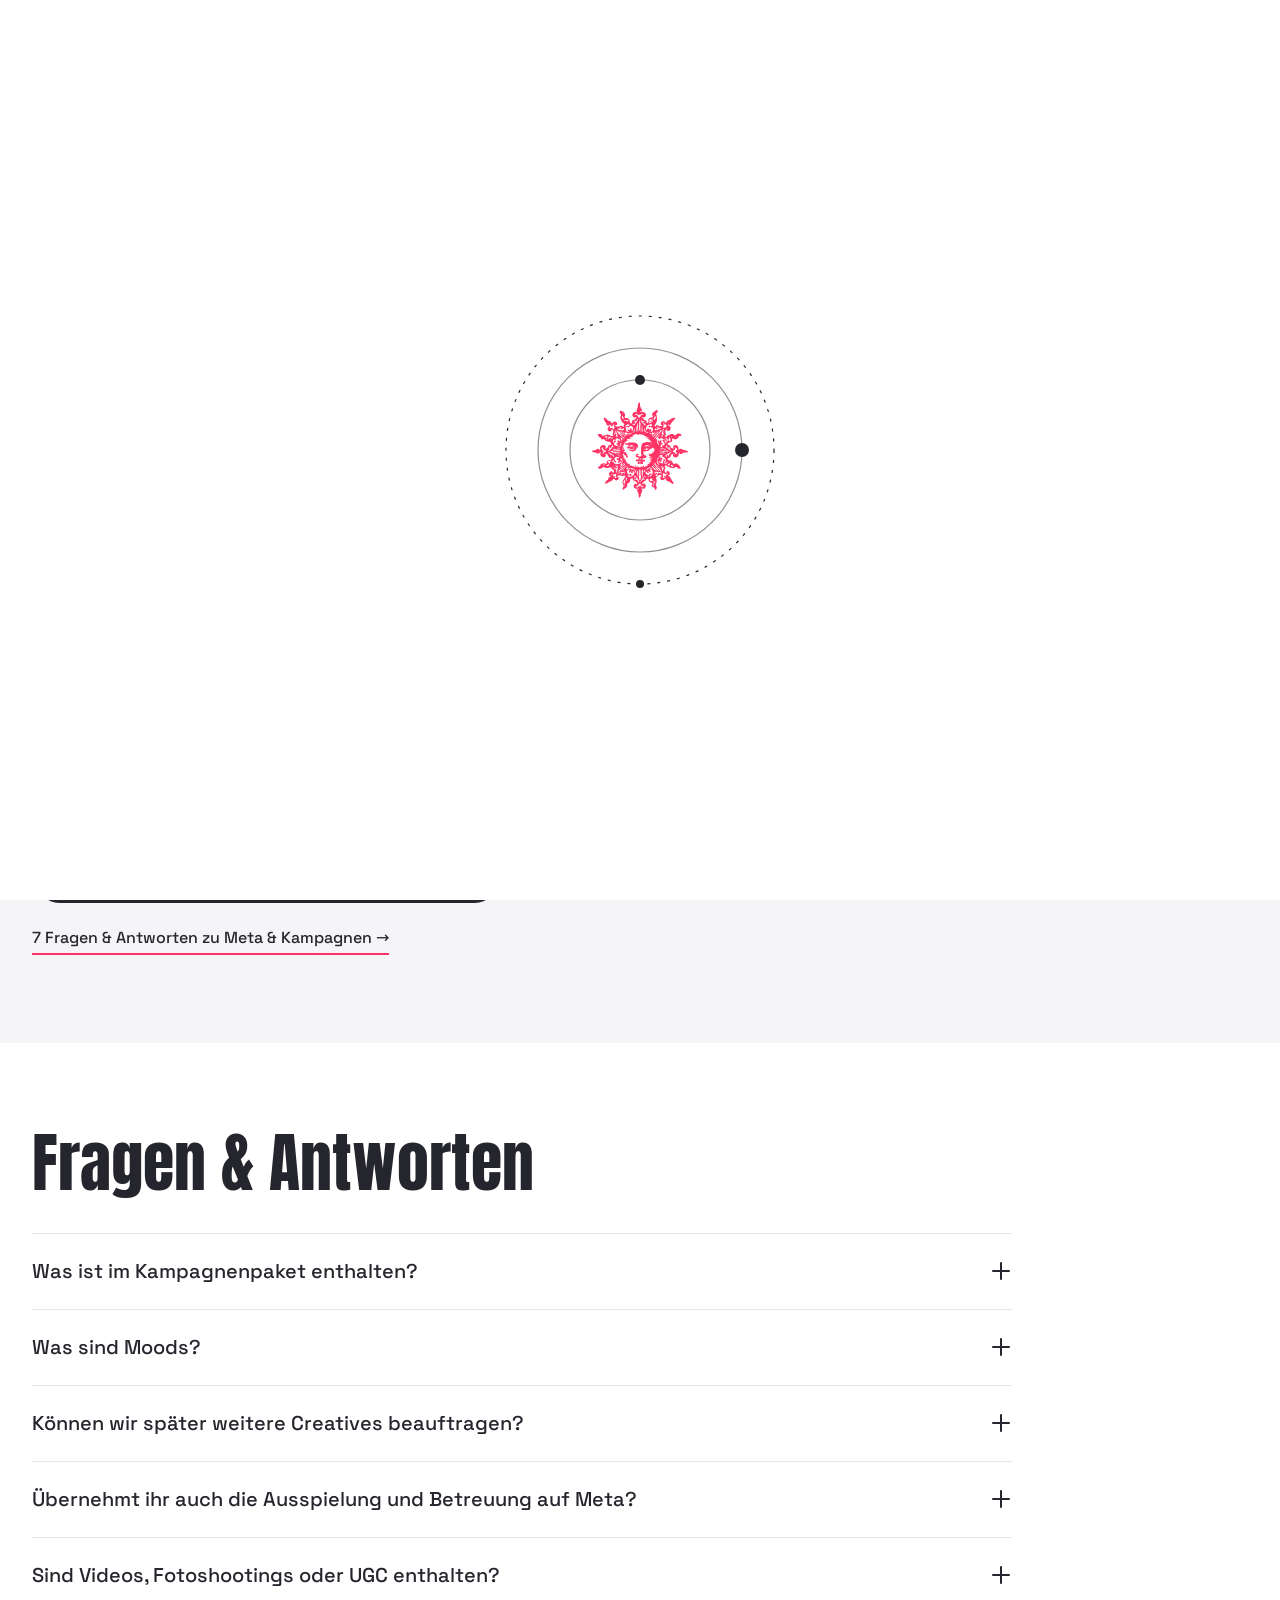
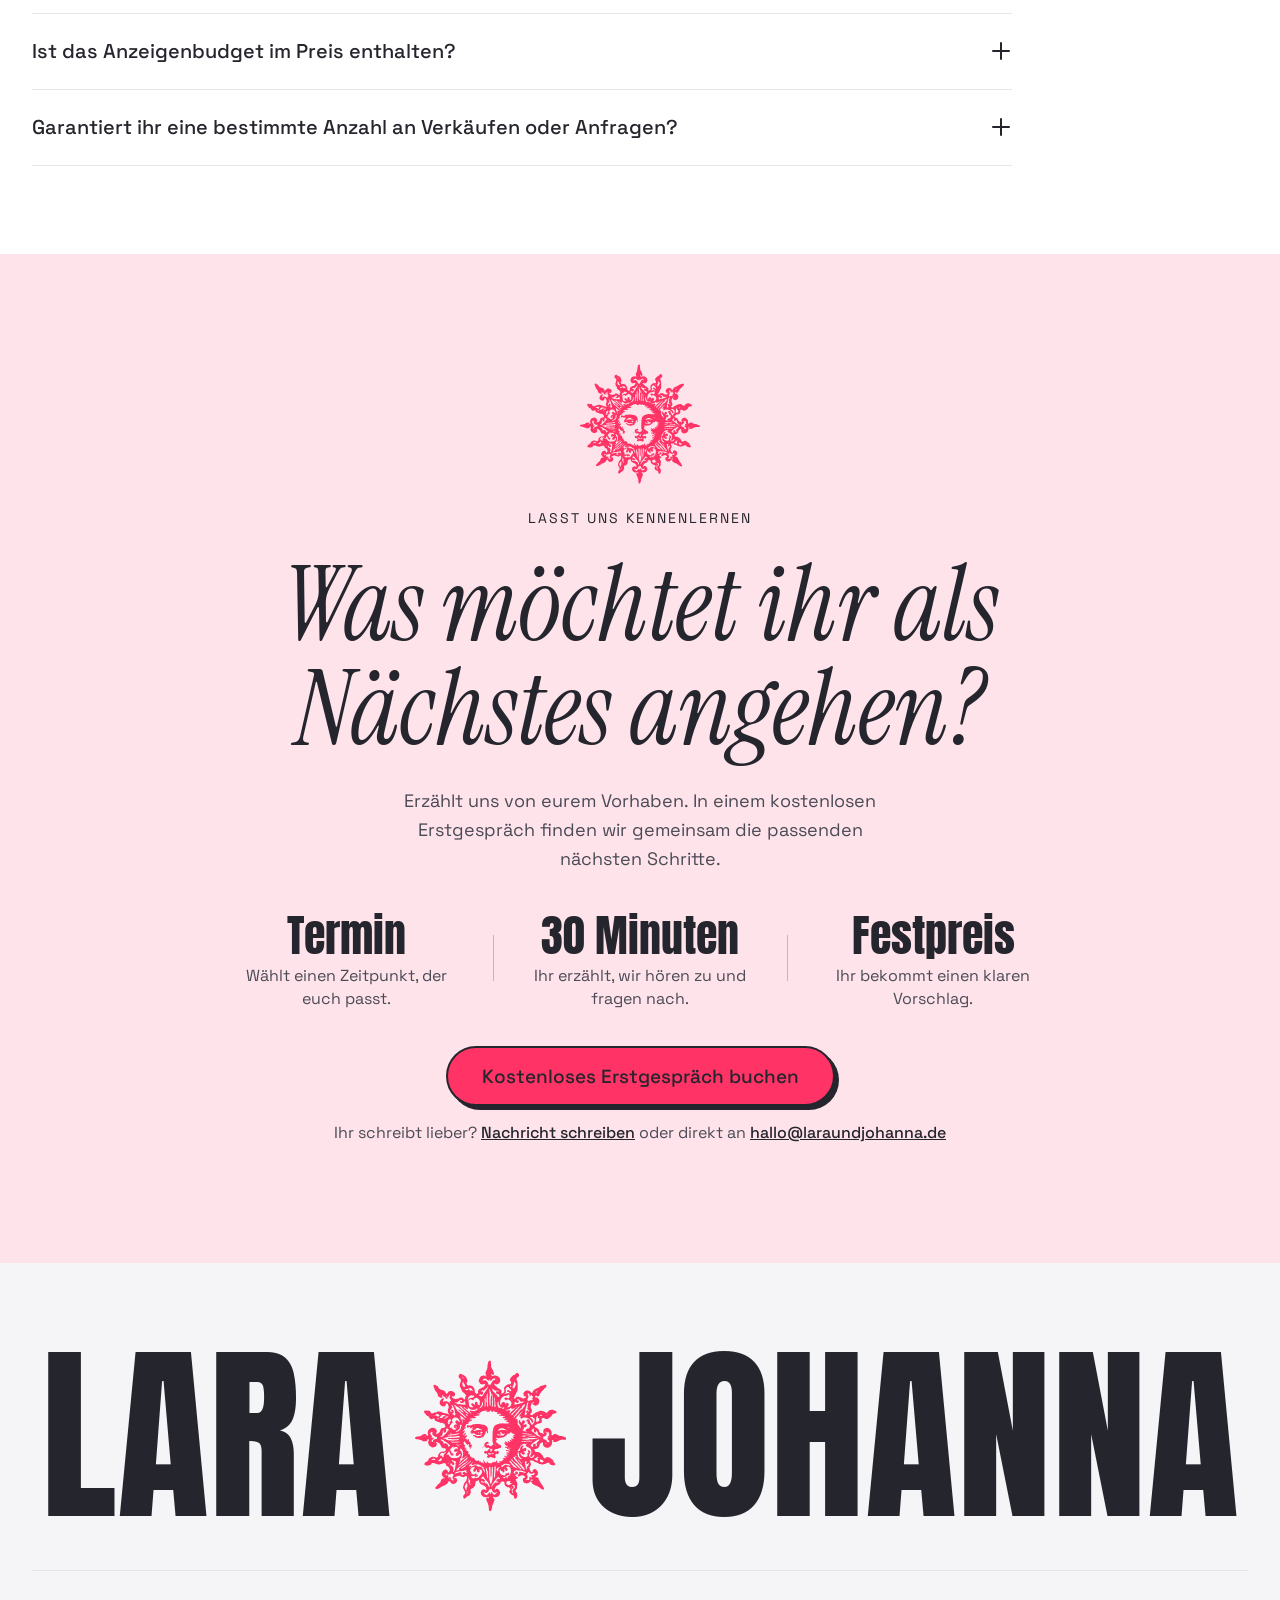
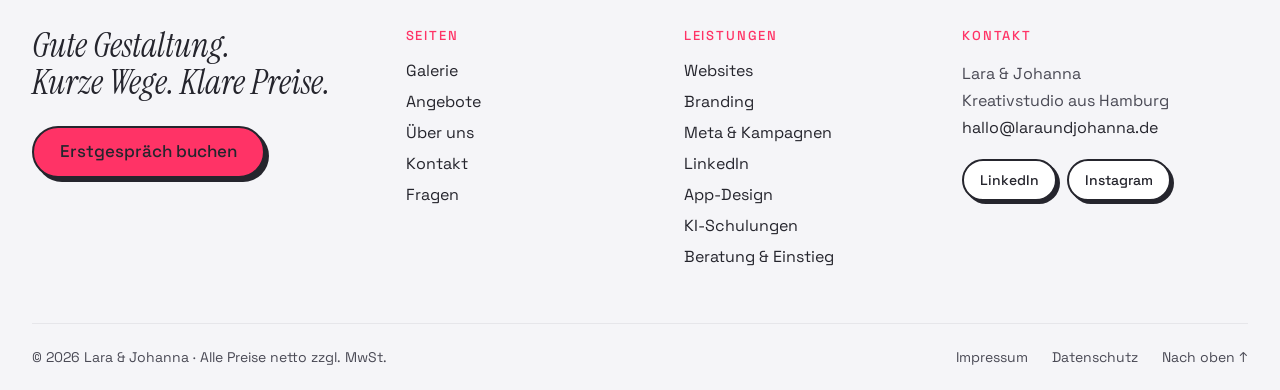
<file: meta-und-kampagnen.html>
<!DOCTYPE html>
<html lang="de">
<head>
<meta charset="utf-8">
<meta name="google-site-verification" content="_8En-DYdcZXQuE2vubrbrP5TlVrM1GbT5ZxHPeItJPA">
<meta name="viewport" content="width=device-width, initial-scale=1">
<title>Meta &amp; Kampagnen · Lara &amp; Johanna</title>
<meta name="description" content="Konzept und Creatives für eure Kampagne">
<meta name="theme-color" content="#FFFFFF">
<meta property="og:type" content="website">
<meta property="og:title" content="Meta &amp; Kampagnen · Lara &amp; Johanna">
<meta property="og:description" content="Konzept und Creatives für eure Kampagne">
<meta property="og:image" content="https://laraundjohanna.de/assets/img/lara-und-johanna.jpg">
<meta property="og:url" content="https://laraundjohanna.de/meta-und-kampagnen">
<link rel="canonical" href="https://laraundjohanna.de/meta-und-kampagnen">
<link rel="icon" href="assets/favicon.svg" type="image/svg+xml">
<link rel="preload" href="assets/fonts/anton-latin.woff2" as="font" type="font/woff2" crossorigin>
<link rel="stylesheet" href="css/style.css?v=20261118-siegel2">
<link rel="stylesheet" href="css/booking.css">
<link rel="stylesheet" href="css/service.css?v=20261118-leistungsseiten">
<script>
/* Ladeanimation einmal pro Besuch; Ende spätestens nach 6 s, auch wenn etwas hängt */
(function () {
  var h = document.documentElement;
  try { if (sessionStorage.getItem('lj-geladen')) return; sessionStorage.setItem('lj-geladen', '1'); } catch (e) {}
  h.classList.add('has-loader', 'is-loading');
  var start = Date.now(), fertig = false;
  function ende() {
    if (fertig) return; fertig = true;
    var l = document.getElementById('loader');
    h.classList.remove('is-loading');
    if (l) { l.classList.add('is-done'); setTimeout(function () { l.remove(); h.classList.remove('has-loader'); }, 1000); }
  }
  window.addEventListener('load', function () { setTimeout(ende, Math.max(0, 1800 - (Date.now() - start))); });
  setTimeout(ende, 6000);
})();
</script>
</head>
<body data-service="meta-und-kampagnen">
<a class="skip" href="#inhalt">Zum Inhalt springen</a>
<div class="site theme-tag" id="site">
<script>try{if(localStorage.getItem('lj-modus')==='nacht'){var s=document.getElementById('site');s.classList.replace('theme-tag','theme-nacht');s.style.setProperty('--coin-rot','180deg');document.body.classList.add('is-nacht')}}catch(e){}</script>

<!-- Logo-Symbole (Sonne & Mond) -->
<svg class="sym-sprite" width="0" height="0" aria-hidden="true" focusable="false"><defs>
<symbol id="lj-sonne" viewBox="0 0 679.3 674.3"><path fill-rule="evenodd" fill="currentColor" d="M335.3 674.0C333.8 673.7 332.4 672.3 332.2 670.7C332.0 670.0 331.7 668.6 331.3 667.5C331.0 666.4 330.7 664.9 330.7 664.3C330.7 663.7 330.5 662.7 330.3 662.2C330.0 661.4 330.0 660.4 330.2 658.5C330.5 656.7 330.4 655.4 330.1 654.0C329.8 652.2 329.6 651.7 328.5 648.2C328.3 647.2 327.9 645.9 327.8 645.2C327.5 643.5 326.7 640.3 326.4 639.8C326.2 639.6 325.8 638.8 325.5 637.8C324.9 636.1 321.6 629.2 321.1 628.5C320.9 628.3 320.5 627.4 320.2 626.5C319.8 625.6 319.4 624.7 319.3 624.5C318.8 623.9 319.0 620.3 319.6 618.7C320.0 617.9 320.4 616.8 320.5 616.3C320.8 614.9 323.1 612.7 324.3 612.7C325.4 612.7 326.5 613.9 327.0 615.6C327.6 618.0 329.7 615.8 329.9 612.5C330.1 610.5 330.0 610.4 329.2 609.8C328.3 609.2 328.2 609.2 327.0 609.9C326.3 610.3 324.7 610.8 323.5 611.0C322.3 611.1 321.0 611.6 320.4 612.0C319.1 613.0 315.9 613.0 314.3 612.1C313.5 611.5 312.6 611.3 311.0 611.3C307.8 611.3 306.3 610.5 301.8 606.5C300.9 605.8 300.0 604.7 299.8 604.2C299.5 603.6 298.7 602.5 298.0 601.7C296.7 600.1 295.6 597.6 294.8 594.6C293.9 591.1 294.1 590.1 296.4 585.4C297.8 582.5 298.2 582.0 300.2 579.8C305.0 574.4 312.6 574.3 314.8 579.6C315.6 581.3 316.2 581.3 318.0 579.5C319.7 577.9 319.7 577.8 319.6 576.2C319.4 574.5 319.0 573.0 318.1 571.2C317.2 569.4 317.1 566.9 318.0 566.2C318.9 565.4 318.9 564.3 318.0 564.3C317.6 564.3 317.2 564.7 317.0 565.2C316.4 566.7 315.4 566.2 312.0 562.7C308.5 559.1 307.3 558.3 304.8 558.3C303.1 558.3 302.3 557.9 298.5 555.1C297.2 554.2 295.4 553.0 294.5 552.6C292.1 551.4 288.7 547.4 288.7 545.8C288.7 545.4 288.3 544.5 287.8 543.7C287.1 542.4 286.9 541.7 286.9 538.8C286.9 537.0 286.7 535.4 286.5 535.3C286.4 535.2 284.8 535.8 283.0 536.7C281.3 537.6 279.6 538.3 279.3 538.3C279.0 538.3 278.0 538.7 277.1 539.2C276.2 539.6 274.9 540.0 274.2 540.0C273.1 540.0 272.9 540.1 271.8 541.8C270.9 543.3 270.7 543.9 270.8 544.8C270.9 545.3 270.9 546.6 270.6 547.5C270.4 548.4 270.2 549.9 270.1 550.8C269.7 557.2 269.3 558.9 267.6 561.8C264.3 567.3 260.2 570.9 255.3 572.7C254.2 573.1 253.2 573.6 253.1 573.7C253.0 573.9 252.5 574.0 251.8 574.0C250.1 574.0 249.1 575.4 248.8 578.5C248.7 579.8 248.7 581.1 248.8 581.4C249.2 581.9 250.0 585.6 250.2 587.4C250.4 588.9 249.2 592.8 248.2 594.0C247.7 594.5 246.7 597.4 246.7 598.0C246.7 599.6 238.6 606.8 235.5 607.9C232.8 608.8 228.7 612.1 228.7 613.2C228.7 614.0 226.9 615.9 225.4 616.7C224.1 617.5 223.4 617.6 221.5 617.7C219.3 617.7 219.2 617.6 218.0 616.3C216.4 614.7 215.9 613.0 215.9 609.2C215.9 605.7 216.5 604.2 219.6 600.5C220.6 599.4 221.3 598.4 221.3 598.3C221.3 598.1 221.8 597.4 222.5 596.8C223.1 596.0 223.7 595.0 223.8 594.2C223.9 593.4 224.1 592.3 224.2 591.7C224.6 589.6 223.7 586.1 222.5 584.6C221.8 583.9 221.3 583.1 221.3 583.0C221.3 582.9 220.7 581.7 219.9 580.5C219.2 579.2 218.3 577.5 217.9 576.8C217.6 576.0 217.2 575.3 217.0 575.2C216.8 575.1 216.7 574.4 216.7 573.8C216.7 573.2 216.5 572.2 216.2 571.7C215.2 569.8 214.9 564.5 215.8 563.2C216.5 562.1 217.3 559.6 217.5 557.8C217.9 555.4 219.3 551.5 221.2 548.0C222.6 545.3 223.2 544.6 225.9 542.3C228.8 539.7 229.7 538.5 229.7 537.0C229.7 536.7 229.9 536.2 230.1 536.0C230.4 535.8 230.7 534.9 230.8 534.1C231.1 531.1 231.6 529.1 232.5 527.2C233.2 525.8 233.3 525.2 233.0 524.9C232.8 524.7 232.7 523.7 232.7 522.7C232.7 521.5 232.5 520.5 232.2 520.1C231.9 519.8 231.7 519.3 231.7 519.0C231.7 518.0 229.9 516.0 229.1 516.0C228.2 516.0 226.4 517.0 224.9 518.3C223.5 519.6 220.9 520.9 218.6 521.5L216.5 522.1L214.2 521.0C212.5 520.2 211.5 520.0 209.9 520.0C208.7 520.0 207.7 519.9 207.5 519.7C207.3 519.5 206.6 519.2 206.0 519.0C203.3 518.2 200.9 517.3 199.8 516.6C197.8 515.4 191.4 516.4 188.1 518.4C187.3 518.9 186.7 519.0 185.9 518.8C184.9 518.6 184.4 518.8 183.0 519.7C182.1 520.3 180.7 521.1 179.9 521.5C178.1 522.4 175.7 525.8 176.2 526.6C176.9 527.7 177.6 527.8 178.9 526.9C181.2 525.4 183.5 525.4 185.3 527.1C186.4 528.1 187.7 530.8 187.7 531.9C187.7 532.5 187.9 533.6 188.2 534.3C188.8 536.1 188.8 537.6 188.2 539.2C187.9 539.9 187.6 540.9 187.5 541.5C187.0 544.0 182.8 548.6 179.8 550.0C175.5 552.0 169.8 552.7 167.4 551.5C166.9 551.3 165.8 550.7 165.0 550.3C162.6 549.3 159.4 546.1 158.9 544.2C158.3 541.9 155.8 539.6 154.3 539.9C150.2 540.6 148.4 541.8 148.4 543.9C148.4 547.1 143.4 553.6 140.6 554.1C139.9 554.2 139.2 554.6 138.8 555.0C138.1 555.8 134.1 558.0 131.8 558.8C130.9 559.2 130.0 559.5 129.8 559.7C129.1 560.2 126.0 561.0 124.9 561.0C123.7 561.0 122.8 561.6 119.6 564.5C118.7 565.3 117.7 566.1 117.2 566.2C115.7 566.6 114.1 567.5 112.1 568.9C108.7 571.3 102.9 574.3 101.7 574.3C101.3 574.3 100.5 574.6 99.9 574.9C98.8 575.4 97.8 575.4 94.2 574.6C90.9 573.9 89.9 571.3 91.5 568.1C92.6 566.2 93.4 565.2 95.1 564.1C95.7 563.7 96.7 562.6 97.2 561.8C99.5 557.8 103.4 553.3 105.7 552.2C106.9 551.5 111.4 547.8 111.8 547.1C112.0 546.7 112.5 546.0 113.1 545.4C113.7 544.8 114.0 544.2 113.9 543.8C113.8 543.5 113.9 542.8 114.1 542.2C114.4 541.6 114.7 540.7 114.8 540.0C115.1 538.6 117.0 534.7 118.7 532.3C120.3 530.1 123.2 528.1 125.3 527.7C126.1 527.5 127.1 527.3 127.4 527.2C127.7 527.0 128.4 527.1 129.0 527.3C130.2 527.8 131.0 527.6 132.0 526.3C132.8 525.1 132.6 524.5 130.8 523.8C130.2 523.6 129.1 522.8 128.4 522.2C127.6 521.5 126.7 520.9 126.5 520.7C126.3 520.6 125.4 519.5 124.5 518.3C120.6 513.3 119.1 507.8 120.6 504.7C121.0 504.1 121.3 502.9 121.4 502.1C121.7 499.6 124.4 495.3 126.0 494.8C126.3 494.7 126.8 494.1 127.1 493.4C128.2 491.0 133.4 488.3 137.0 488.2C139.0 488.2 141.1 489.0 142.3 490.2C143.0 490.8 144.0 491.5 144.7 491.8C147.1 492.7 148.1 495.5 147.2 498.8C146.2 502.4 152.7 498.7 154.6 494.6C155.7 492.3 156.2 488.6 155.6 487.5C155.4 487.2 155.3 486.2 155.3 485.4C155.3 484.2 155.1 483.8 154.3 483.0C152.1 480.9 149.8 477.7 149.2 475.9C148.9 474.8 148.5 474.0 148.4 474.0C143.6 473.8 141.4 473.0 140.7 471.4C140.4 470.8 140.0 470.2 139.7 470.0C139.2 469.8 139.0 469.1 138.9 467.4C138.8 465.4 138.6 464.8 137.6 463.3C135.5 460.2 135.6 460.2 130.4 460.2C125.3 460.2 123.7 460.5 120.9 462.0C119.9 462.5 118.6 463.0 118.1 463.0C116.9 463.0 113.8 463.8 113.2 464.3C112.5 464.9 104.9 465.5 103.3 465.1C102.5 464.9 101.2 464.5 100.3 464.3C99.5 464.1 98.2 463.6 97.3 463.2C96.5 462.8 94.9 462.3 93.9 462.2C92.4 462.0 91.1 461.5 89.0 460.3C85.3 458.3 83.9 457.9 81.4 458.3C80.4 458.5 78.9 458.7 78.2 458.7C76.6 458.7 75.2 459.5 74.8 460.7C74.7 461.1 74.0 462.0 73.2 462.9C69.0 467.5 67.1 468.6 63.8 468.4C61.8 468.3 61.6 468.4 57.1 470.4C55.1 471.2 54.6 471.2 51.9 469.8C50.2 469.0 49.1 468.7 48.0 468.7C44.4 468.7 41.7 466.3 41.7 463.2C41.7 459.6 48.4 453.1 53.4 451.9C55.3 451.4 60.3 445.4 60.3 443.5C60.3 441.7 63.7 436.9 65.3 436.5C65.8 436.4 66.7 435.9 67.3 435.4C71.6 432.0 80.9 429.6 83.7 431.2C84.1 431.4 84.9 431.6 85.3 431.7C85.8 431.7 87.8 432.2 89.7 432.8C94.3 434.3 95.4 434.4 98.1 433.9C100.1 433.4 100.7 433.2 102.0 431.9L103.5 430.4L103.6 427.1C103.6 424.9 103.8 423.7 104.2 423.1C104.4 422.7 104.7 422.2 104.7 422.0C104.7 420.6 107.3 416.3 109.5 414.1C114.9 408.8 120.5 406.6 125.0 408.0C127.8 408.8 128.2 408.8 129.3 408.0C129.8 407.6 131.8 406.5 133.7 405.5L137.2 403.8L137.1 402.3C137.0 401.5 137.2 400.2 137.7 399.0C138.6 396.6 138.2 395.6 135.7 393.6C133.9 392.2 133.9 392.2 132.5 392.6C129.6 393.4 126.3 392.9 123.5 391.2C121.7 390.1 118.6 387.0 118.0 385.7C117.8 385.2 117.5 384.6 117.3 384.3C117.1 383.9 117.0 383.3 117.0 382.9C117.0 381.6 114.5 377.0 112.8 375.2C112.0 374.2 111.0 372.9 110.6 372.1C109.2 369.2 100.8 364.3 97.2 364.3C94.5 364.3 92.3 366.0 93.8 366.9C94.1 367.1 95.1 367.9 96.0 368.8C97.5 370.3 97.6 370.4 97.8 372.7C98.1 375.7 97.5 377.9 95.4 381.4C93.7 384.4 93.5 384.6 90.8 385.9C87.6 387.5 86.4 388.0 85.4 388.0C84.9 388.0 84.2 388.2 83.8 388.5C83.1 389.1 78.5 389.2 78.2 388.7C78.1 388.5 77.6 388.3 77.2 388.3C76.1 388.3 72.5 386.5 71.5 385.4C71.1 384.9 69.7 384.0 68.5 383.3C64.3 381.2 60.2 375.5 59.8 371.3C59.7 370.5 59.4 369.5 59.1 369.0C58.0 367.3 59.2 361.9 61.4 359.1C61.8 358.5 61.9 357.9 61.8 356.4C61.5 353.5 61.4 353.1 60.4 352.7C58.3 351.9 57.6 352.0 55.9 353.0C54.3 354.0 54.0 354.6 54.8 355.3C56.9 357.0 51.7 361.0 47.4 361.0C46.8 361.0 45.8 361.2 45.3 361.5C44.1 362.1 38.5 362.1 36.8 361.4C36.3 361.2 35.4 360.9 34.9 360.8C34.5 360.7 32.5 359.6 30.6 358.4C27.3 356.2 24.0 355.0 21.4 355.0C21.0 355.0 20.6 354.9 20.5 354.7C20.4 354.5 19.6 354.3 18.7 354.1C17.9 354.0 17.0 353.8 16.8 353.6C16.3 353.2 13.3 352.7 9.8 352.4C5.2 352.0 0.5 349.6 0.1 347.5C-0.3 345.3 2.1 342.0 4.0 342.0C4.6 342.0 5.5 341.8 6.1 341.5C8.9 340.4 10.6 340.0 13.5 340.0C15.5 340.0 16.8 339.8 17.3 339.5C17.8 339.2 18.5 339.0 19.0 339.0C19.4 339.0 20.4 338.8 21.3 338.5C22.1 338.3 23.7 337.8 24.8 337.4C26.2 337.0 27.9 336.1 30.5 334.1C32.5 332.6 35.0 331.1 36.0 330.7C37.0 330.3 38.3 329.7 38.9 329.5C41.7 328.3 48.2 329.2 50.2 331.0C50.7 331.6 51.4 332.0 51.5 332.0C52.3 332.0 53.4 333.6 53.2 334.5C53.1 335.0 52.9 335.7 52.8 336.1C52.4 337.9 55.2 337.4 57.7 335.3C59.0 334.2 59.3 333.7 59.2 333.2C59.1 332.8 58.7 331.4 58.4 330.1C58.0 328.8 57.6 327.5 57.4 327.1C56.3 325.0 57.5 317.0 59.4 314.3C59.7 313.9 60.1 312.8 60.4 311.9C61.3 308.4 67.5 303.4 71.5 302.8C72.4 302.7 73.3 302.5 73.5 302.3C74.0 301.9 77.4 301.3 80.3 301.1C82.6 300.9 83.4 301.2 89.4 304.2C93.3 306.1 94.5 307.4 96.5 311.5C97.4 313.3 97.7 314.4 97.8 316.7C98.1 320.2 97.7 321.2 95.5 323.3C93.6 325.1 93.5 326.2 95.4 327.2C97.0 328.0 99.0 327.8 101.9 326.3C103.3 325.6 104.6 325.0 104.8 325.0C105.0 325.0 106.1 324.2 107.3 323.1C109.8 321.0 112.7 316.2 112.7 314.1C112.7 313.5 113.0 312.4 113.3 311.8C113.7 311.1 114.0 310.2 114.0 309.9C114.0 308.5 117.2 304.6 119.7 303.0C123.4 300.6 127.5 299.8 131.2 300.9C131.8 301.0 132.4 300.7 133.7 299.4C136.0 297.2 136.9 294.4 135.7 292.8C135.4 292.3 134.9 291.2 134.7 290.4C134.5 289.6 133.8 288.0 133.3 286.8C132.7 285.5 132.2 284.2 132.3 283.8C132.4 283.1 132.3 283.0 130.8 283.2C129.3 283.4 129.3 283.4 127.4 281.6C124.1 278.4 123.3 278.2 118.8 279.1C115.3 279.7 113.4 279.2 108.7 276.5C107.3 275.7 106.0 275.2 104.4 275.0C101.9 274.6 101.3 274.4 98.8 272.8C97.9 272.2 96.6 271.7 95.8 271.5C92.0 270.8 88.0 266.6 88.0 263.3C88.0 261.8 86.2 260.2 84.1 259.7C82.4 259.4 81.9 259.5 80.5 260.5C75.1 264.6 66.9 261.8 63.7 255.0C63.1 253.8 62.7 252.5 62.7 252.1C62.7 250.6 59.7 248.5 56.8 248.0C53.0 247.4 50.6 245.4 48.4 240.6C47.9 239.7 47.1 238.7 46.6 238.3C42.6 235.3 40.1 231.5 40.5 228.8C40.8 226.1 42.0 224.9 45.3 223.8C48.1 222.8 49.6 222.8 51.8 223.9C54.2 225.0 57.8 225.3 59.3 224.5C60.6 223.9 61.3 223.9 63.6 224.6C66.8 225.6 69.1 228.2 70.2 232.1C70.6 233.2 71.1 234.0 72.4 235.2L74.1 236.7L77.1 236.6C80.6 236.4 81.1 236.3 86.2 233.7L89.9 231.9L92.8 232.1L95.6 232.3L97.9 230.6C100.8 228.5 102.0 228.1 103.7 228.7C104.8 229.0 105.0 229.0 105.7 228.5C106.6 227.9 110.3 227.8 111.4 228.4C112.2 228.8 113.2 229.1 117.2 229.8C118.7 230.1 120.8 230.9 123.5 232.3C127.0 234.1 127.7 234.3 129.4 234.3C131.1 234.3 131.7 234.5 134.1 235.9L136.8 237.5L140.4 237.4L143.9 237.3L146.2 238.7C150.0 241.0 150.2 241.1 150.8 240.9C152.2 240.3 151.6 237.3 149.7 235.5C148.9 234.8 147.7 231.2 147.7 229.7C147.7 229.2 147.4 228.3 147.2 227.8C146.5 226.5 146.5 222.5 147.2 221.3C147.4 220.9 147.6 220.1 147.7 219.5C147.7 219.0 148.0 218.0 148.3 217.4C150.5 213.4 151.5 207.6 150.5 205.1C150.2 204.5 150.0 203.6 150.0 203.2C150.0 202.8 149.7 202.0 149.4 201.3C149.0 200.7 148.7 199.6 148.6 198.9C148.3 197.5 146.0 193.6 144.9 192.9C144.0 192.3 140.1 191.8 138.9 192.1C137.7 192.4 137.3 193.6 137.9 195.6C138.3 197.3 138.3 197.5 137.6 199.0C136.8 200.9 133.8 203.9 132.4 204.2C131.9 204.3 131.0 204.6 130.5 204.8C128.8 205.5 126.6 205.7 125.0 205.3C124.2 205.1 122.9 204.8 122.2 204.7C119.6 204.2 114.5 200.3 113.8 198.3C113.7 197.9 113.2 197.0 112.8 196.5C112.4 196.0 112.0 195.0 111.8 194.4C111.7 193.8 111.5 193.3 111.3 193.1C109.9 192.3 109.7 188.2 111.0 185.7C111.3 185.1 111.5 184.3 111.4 184.1C111.4 183.9 111.6 183.0 112.0 182.2C112.4 181.4 112.7 180.5 112.7 180.2C112.7 180.0 113.0 179.5 113.4 179.1C113.8 178.8 114.8 177.5 115.6 176.2C117.6 173.1 119.3 171.5 121.5 170.4C122.4 170.0 123.8 169.3 124.7 168.8C126.6 167.8 127.4 167.8 128.3 168.8C129.1 169.7 129.4 172.4 128.7 173.6C128.6 173.9 128.3 174.8 128.2 175.5C128.0 176.5 127.5 177.2 126.3 178.4C124.6 179.9 124.6 180.0 124.7 181.4C124.9 183.2 126.1 185.3 126.9 185.3C127.2 185.3 127.8 184.9 128.2 184.4C129.0 183.1 130.9 182.0 132.4 182.0C140.3 181.9 141.2 182.0 146.3 184.5C151.5 186.9 152.1 187.5 151.9 189.4C151.6 190.8 152.1 192.0 152.8 192.0C153.6 192.0 153.7 191.5 153.3 190.4C152.8 189.2 153.5 188.1 155.0 187.9C155.6 187.9 155.8 187.7 155.7 187.2C155.7 186.8 155.5 186.0 155.4 185.4C155.1 183.3 158.2 180.2 160.9 179.9C162.6 179.8 162.7 179.0 161.2 177.3C160.5 176.6 160.0 175.9 160.0 175.7C160.0 175.6 159.5 174.8 158.8 174.0C158.2 173.2 157.7 172.4 157.7 172.2C157.7 172.1 157.1 170.9 156.5 169.6C155.0 166.6 154.4 160.7 155.5 158.6C155.8 157.9 156.0 157.3 156.0 157.1C156.0 156.9 156.5 156.1 157.0 155.2C158.1 153.4 158.1 153.0 156.6 153.0C155.7 153.0 155.1 153.4 153.0 155.7C150.2 158.7 149.6 160.0 149.6 163.6C149.5 165.8 148.7 167.0 147.5 167.0C146.9 167.0 144.7 164.4 144.7 163.7C144.7 162.9 143.8 162.0 143.0 162.0C142.6 162.0 142.0 161.7 141.7 161.3C141.3 161.0 140.8 160.7 140.5 160.7C139.5 160.7 140.1 161.9 142.5 164.8C145.7 168.5 146.0 169.4 144.1 170.9C142.3 172.3 141.9 172.3 139.9 170.4C138.9 169.5 137.9 168.6 137.5 168.3C137.1 168.1 136.2 167.0 135.4 165.9C134.6 164.9 133.2 163.2 132.2 162.1C130.6 160.4 130.3 160.2 129.7 160.6C127.8 161.7 124.7 159.2 124.7 156.5C124.7 154.6 122.8 153.7 121.4 154.9L120.7 155.5L121.7 157.0C122.6 158.3 122.7 158.7 122.5 160.2C122.4 161.4 122.5 162.3 122.8 163.1C123.7 165.3 122.9 165.9 118.9 166.2C115.9 166.4 113.9 165.8 111.2 163.9C110.5 163.4 109.6 163.0 109.3 163.0C108.7 163.0 104.9 160.5 103.9 159.4C102.6 158.0 102.0 156.3 101.8 153.6C101.6 151.6 101.3 150.3 100.6 148.9C100.1 147.9 99.7 147.0 99.7 146.9C99.7 146.4 95.7 141.1 92.8 137.8C90.7 135.5 89.7 133.7 88.3 130.5C88.1 130.0 87.6 128.0 87.3 126.3C86.9 123.7 86.5 122.8 85.8 121.8C85.2 121.1 84.7 120.3 84.6 120.0C84.4 119.7 84.0 118.8 83.5 118.0C82.2 115.7 82.3 111.8 83.7 110.2C85.1 108.6 88.4 107.8 90.1 108.7C90.5 108.9 91.5 109.7 92.3 110.3C93.5 111.4 93.9 111.6 95.8 111.7C99.2 111.9 103.7 115.8 103.7 118.5C103.7 120.3 106.4 124.4 108.2 125.3C108.7 125.6 110.1 126.5 111.2 127.3C112.3 128.2 113.8 129.1 114.7 129.4C115.5 129.8 117.0 130.4 117.9 130.9C118.9 131.3 119.9 131.7 120.1 131.7C120.4 131.7 121.7 132.1 124.8 133.4C125.2 133.5 126.2 133.7 127.0 133.8C131.6 134.3 138.5 141.5 137.8 144.9C137.4 147.0 139.7 149.2 141.3 148.4C141.7 148.2 142.3 148.0 142.7 148.0C143.6 148.0 146.6 145.2 147.5 143.3C149.0 140.4 153.1 137.2 155.7 136.8C156.6 136.7 157.4 136.5 157.5 136.3C157.8 135.8 162.5 136.0 163.8 136.5C164.4 136.8 165.6 137.0 166.3 137.0C170.1 137.0 176.6 141.9 178.5 146.2C179.3 147.9 179.4 148.5 179.2 150.8C178.9 155.9 177.8 158.3 175.0 160.0C173.2 161.1 169.0 161.4 167.9 160.5C166.4 159.4 165.0 160.7 165.0 163.0C165.0 164.6 168.6 168.1 170.9 168.8C171.9 169.1 173.0 169.5 173.4 169.8C173.8 170.1 174.4 170.3 174.8 170.3C175.2 170.3 176.1 170.7 176.9 171.2C178.4 172.1 178.7 172.1 182.4 172.0C185.0 172.0 186.7 171.8 187.5 171.5C188.1 171.2 189.0 171.1 189.5 171.2C191.0 171.6 193.7 170.5 196.1 168.6C200.2 165.3 201.2 164.9 205.7 165.1C210.3 165.2 212.6 166.0 214.4 167.8C216.8 170.5 217.7 171.5 217.7 171.7C217.7 171.8 218.1 172.4 218.5 173.0C219.5 174.1 221.0 174.4 221.7 173.5C221.9 173.2 222.7 172.8 223.4 172.7C224.1 172.5 224.7 172.1 224.7 171.9C224.7 171.7 224.8 171.0 224.9 170.5C224.9 170.0 225.1 168.7 225.2 167.8C225.4 166.3 225.3 166.0 224.5 165.1C223.5 163.9 223.5 163.4 224.4 162.2C224.9 161.6 225.4 161.3 226.1 161.3C227.3 161.3 227.8 160.9 228.9 159.1C229.5 158.0 229.5 157.9 228.9 156.9C228.5 156.3 227.9 155.1 227.4 154.2C227.0 153.3 225.7 151.5 224.6 150.3C223.5 149.1 222.4 147.7 222.1 147.2C221.5 146.0 221.3 145.9 219.3 145.1C215.6 143.7 212.2 140.6 211.1 137.7C210.8 136.8 210.4 135.9 210.2 135.7C209.4 134.8 208.3 132.0 208.3 131.0C208.3 128.9 207.3 126.3 205.4 123.4C203.0 119.8 202.0 117.9 201.6 116.2C200.7 112.0 200.6 110.9 200.5 108.5C200.5 105.4 200.9 103.8 202.9 98.8C203.7 96.8 204.7 94.5 205.0 93.7C206.2 90.7 205.2 83.3 203.5 81.7C203.0 81.3 202.4 81.0 202.1 81.0C201.5 81.0 198.5 78.2 196.9 76.0C195.5 74.2 195.5 74.1 195.4 71.2C195.0 60.8 204.2 54.8 210.5 61.3C212.2 63.1 214.0 64.1 216.8 65.0C219.4 65.7 222.4 67.5 223.2 68.9C224.1 70.3 225.4 71.7 225.9 71.7C227.4 71.7 230.3 75.7 231.0 78.9C231.3 80.2 232.4 82.8 234.1 86.2C235.0 87.8 234.0 96.5 233.0 97.2C232.8 97.3 232.7 97.6 232.7 97.8C232.7 98.1 232.2 99.0 231.6 99.8L230.6 101.3L231.2 103.2C231.5 104.3 232.2 105.9 232.7 106.8C233.2 107.6 233.7 108.5 233.7 108.7C233.7 108.8 234.5 109.6 235.5 110.5C237.2 112.0 237.3 112.0 239.6 112.0C241.3 112.0 242.0 111.9 242.4 111.4C244.1 109.3 247.2 109.6 252.0 112.3C252.5 112.6 253.5 113.0 254.4 113.3C260.5 115.5 267.8 127.4 267.7 135.3C267.6 140.8 267.8 141.7 268.8 142.6C269.4 143.0 270.3 144.2 270.9 145.1C271.6 146.3 272.3 147.0 273.2 147.4C273.9 147.8 274.8 148.4 275.2 148.7C276.2 149.6 277.1 149.4 279.4 147.4C280.4 146.5 281.7 145.4 282.3 145.0L283.5 144.1L282.7 142.4C280.3 136.7 284.5 129.3 292.5 125.4C296.9 123.2 301.9 121.0 302.9 120.8C304.9 120.4 305.7 119.9 307.7 117.6C311.8 112.9 314.2 108.2 313.8 105.4C313.6 103.5 312.9 103.1 311.8 104.3C309.6 106.8 301.8 108.0 297.7 106.4C293.8 105.0 289.8 101.3 288.3 97.7C287.9 96.9 287.1 95.1 286.5 93.8C285.1 90.9 284.9 88.5 286.0 86.4C286.3 85.7 286.7 84.9 286.7 84.6C286.7 83.6 289.2 78.0 290.4 76.4C291.1 75.5 291.7 74.6 291.7 74.5C291.7 73.8 293.5 71.9 294.8 71.3C300.5 68.3 308.3 66.5 310.9 67.7C312.2 68.3 312.5 68.3 313.1 67.8C313.5 67.6 314.1 67.3 314.6 67.3C315.1 67.3 315.7 66.8 316.6 65.5L318.0 63.6L317.3 62.1C317.0 61.2 316.5 60.1 316.2 59.5C315.3 57.7 315.5 54.9 316.9 51.7C317.5 50.1 318.2 48.3 318.4 47.7C318.8 46.2 319.9 44.1 320.8 42.8C321.8 41.5 322.6 39.0 322.9 36.7C323.0 35.7 323.4 33.9 323.8 32.8C324.2 31.6 324.5 29.7 324.5 28.0C324.6 26.4 324.7 23.5 324.8 21.5C324.9 18.1 325.3 16.3 326.5 13.0C327.0 11.5 327.7 8.8 327.7 8.0C327.7 7.2 329.8 3.1 330.8 2.1C331.2 1.6 332.2 1.0 333.0 0.6C335.4 -0.5 338.1 0.8 339.3 3.6C340.1 5.4 340.2 7.1 339.5 8.5C338.9 9.6 338.8 12.0 339.4 12.6C340.1 13.3 340.4 15.6 340.5 21.6C340.7 28.3 340.9 29.2 343.0 33.7C344.3 36.4 344.5 36.8 346.7 40.5C349.0 44.3 350.3 47.2 350.3 48.0C350.3 48.3 350.7 49.1 351.1 49.6C352.5 51.2 353.1 53.2 353.1 55.8C353.0 57.1 353.0 59.2 353.0 60.5C352.9 65.3 350.2 66.9 347.7 63.6C347.1 62.9 346.4 62.3 346.2 62.3C346.0 62.3 345.2 61.9 344.5 61.3C343.0 60.1 341.9 60.1 341.1 61.2C340.6 61.9 340.6 62.1 341.3 63.2C341.7 63.8 342.0 64.6 342.0 64.8C342.0 65.2 343.4 67.1 345.4 69.2C345.8 69.7 346.3 70.0 346.7 70.0C347.8 70.0 351.1 69.0 351.7 68.5C352.0 68.2 352.5 68.0 352.9 68.0C353.2 68.0 353.9 67.7 354.5 67.3C355.7 66.5 360.0 66.4 361.3 67.2C361.8 67.4 362.6 67.6 363.2 67.7C365.0 67.7 370.1 69.9 372.0 71.5C373.0 72.3 374.2 73.2 374.7 73.5C377.2 74.8 380.2 79.6 380.6 82.9C380.8 84.0 381.1 85.2 381.3 85.6C381.6 86.3 381.7 87.3 381.5 89.8C381.4 92.9 381.2 93.4 379.8 96.3C376.8 102.5 374.3 104.6 367.7 106.3L365.0 107.0L363.1 106.3C360.9 105.5 359.1 104.4 358.4 103.5C357.4 102.3 355.3 103.8 355.3 105.8C355.3 108.4 359.2 113.4 362.7 115.2C364.6 116.2 365.4 117.1 366.3 119.2C367.2 121.3 368.9 123.0 370.0 123.0C370.5 123.0 371.1 123.2 371.5 123.4C371.9 123.7 372.9 124.2 373.8 124.5C375.8 125.2 379.1 127.2 381.1 128.8C381.9 129.4 382.8 130.1 383.3 130.3C383.7 130.5 384.5 131.5 385.0 132.5C385.6 133.5 386.3 134.5 386.6 134.8C388.0 135.7 388.4 137.8 387.5 139.9C387.2 140.5 387.0 141.4 387.0 141.9C387.0 142.3 386.7 143.3 386.3 144.0C385.4 145.8 385.5 146.1 386.8 147.1C388.3 148.2 389.2 148.2 390.9 147.1C392.5 146.0 394.2 145.1 395.4 144.8C395.9 144.7 396.3 144.4 396.3 144.2C396.3 143.9 396.8 143.1 397.4 142.4C399.2 140.4 399.7 139.6 399.7 138.4C399.7 137.9 399.8 137.3 400.0 137.1C400.3 137.0 400.3 136.5 400.2 135.9C400.1 135.3 399.8 133.9 399.7 132.8C399.1 128.9 398.8 127.5 398.5 127.0C397.8 125.9 398.3 122.6 399.6 120.2C402.2 115.5 410.7 108.1 414.9 107.0C417.3 106.4 420.9 106.2 422.5 106.6C423.8 107.0 424.2 106.9 425.2 106.3C425.9 106.0 426.7 105.7 426.9 105.7C427.3 105.7 428.7 104.3 428.7 103.8C428.7 103.6 429.0 103.0 429.5 102.3C430.3 101.1 430.9 98.3 430.7 96.5C430.6 95.1 430.1 94.3 429.0 93.9C425.9 92.6 424.2 87.1 425.5 82.2C426.1 80.1 430.7 73.9 433.1 72.1C434.1 71.3 435.6 70.0 436.5 69.1C438.2 67.5 441.2 65.6 442.7 65.2C444.1 64.9 448.3 61.3 450.6 58.5C452.8 55.9 455.1 54.3 456.9 54.3C459.2 54.3 464.0 58.1 464.5 60.3C464.7 60.8 464.9 61.5 465.2 61.9C465.8 62.8 466.0 68.4 465.4 69.0C465.3 69.3 465.0 69.9 464.9 70.4C464.6 71.6 461.7 73.9 460.1 74.2C457.4 74.7 455.7 76.7 455.5 79.4C455.5 80.4 455.3 81.4 455.2 81.7C455.0 81.9 454.8 82.9 454.6 83.8C454.5 84.7 454.3 85.7 454.2 86.0C454.0 86.4 454.6 87.3 455.8 88.7C457.9 91.1 458.8 93.2 458.3 94.5C457.9 95.6 457.9 97.2 458.3 98.5C459.5 102.2 459.7 104.7 459.8 113.5C459.8 120.3 459.7 122.8 459.4 123.6C459.1 124.3 459.0 125.2 459.2 126.4C459.9 132.4 459.3 135.7 456.9 138.7C456.3 139.5 455.6 140.5 455.3 140.9C455.0 141.3 454.4 142.1 453.9 142.8C453.1 143.8 452.9 144.4 452.8 146.5C452.6 149.8 452.0 151.0 449.2 153.5C447.2 155.3 447.0 155.6 447.0 156.8C447.0 160.0 446.7 160.7 444.3 162.8C444.0 163.1 443.7 163.7 443.7 164.1C443.7 164.6 443.3 165.4 442.8 166.0L441.9 167.0L442.6 167.9C443.5 169.2 446.7 171.4 447.5 171.3C447.9 171.2 448.9 170.0 450.0 168.4C452.4 164.9 453.1 164.2 454.8 163.5C455.5 163.2 456.7 162.7 457.3 162.5C458.6 161.9 460.0 161.9 461.2 162.4C462.2 162.7 463.9 163.1 467.2 163.6C468.6 163.9 474.3 166.3 476.0 167.3C477.7 168.4 478.7 168.8 480.2 169.1C481.1 169.2 482.5 169.5 483.3 169.6C486.4 170.3 493.1 167.4 496.5 164.1C498.7 162.0 497.1 158.8 494.9 160.5C493.1 161.8 489.0 160.2 487.0 157.5C486.4 156.6 486.2 155.9 486.1 153.9C486.1 152.5 485.9 150.7 485.6 150.0C485.1 148.4 486.1 144.9 487.7 142.4C489.5 139.8 495.2 135.0 496.5 135.0C496.9 135.0 497.6 134.7 498.1 134.3C499.4 133.3 506.2 133.5 508.2 134.6C508.6 134.8 509.5 135.0 510.1 135.0C512.8 135.0 517.5 138.7 518.4 141.5C519.0 143.3 521.2 145.0 522.9 145.0C524.8 145.0 526.5 143.1 526.8 140.6C527.2 137.1 528.9 134.1 532.0 131.4C533.6 130.1 535.2 128.9 535.7 128.8C536.3 128.7 537.1 128.4 537.6 128.2C538.1 127.9 539.2 127.4 540.0 127.0C540.8 126.6 542.3 125.8 543.4 125.2C544.4 124.6 546.8 123.6 548.8 122.9C552.9 121.5 554.9 120.3 558.3 117.3C560.1 115.6 561.1 115.0 562.9 114.4C566.6 113.2 568.7 112.7 569.3 112.7C569.7 112.7 570.5 112.4 571.1 112.2C571.8 111.9 572.7 111.7 573.2 111.7C573.6 111.7 574.4 111.4 574.8 111.2C575.7 110.6 578.2 109.6 581.4 108.6L583.6 107.9L585.4 108.8C588.3 110.2 588.8 111.1 588.5 114.3C588.3 116.5 588.1 117.3 587.3 118.5C586.3 120.0 583.8 122.0 582.9 122.0C582.3 122.0 581.1 123.4 579.0 126.3C577.4 128.7 574.5 131.5 570.5 134.7C566.5 137.8 564.8 139.7 562.5 143.7C559.1 149.5 557.3 153.0 557.3 153.9C557.3 155.7 555.0 158.6 552.9 159.5C552.2 159.8 551.1 160.3 550.6 160.5C548.8 161.5 546.7 160.9 545.6 159.2C545.2 158.5 544.8 158.0 544.6 158.0C544.4 158.0 543.7 157.6 543.1 157.1C541.3 155.8 539.9 156.8 537.5 161.4C536.4 163.6 536.6 164.1 538.9 164.7C539.7 164.9 540.5 165.3 540.7 165.5C541.3 166.3 542.5 166.1 543.4 165.0C545.1 163.1 548.7 164.1 548.7 166.4C548.7 166.9 549.7 168.2 551.6 170.2C554.7 173.4 555.7 174.8 555.7 175.9C555.7 176.3 555.9 177.1 556.2 177.8C556.9 179.5 556.8 183.6 556.0 186.5C555.6 187.8 555.3 189.2 555.3 189.6C555.3 190.5 553.6 194.1 552.4 195.6C547.5 202.1 536.3 204.3 532.7 199.4C532.1 198.4 531.8 198.3 530.2 198.3C527.5 198.3 526.1 196.4 526.4 193.3C526.9 189.3 526.9 189.3 529.7 188.6C532.5 187.9 533.0 187.6 532.5 186.7C532.0 186.0 530.6 185.5 529.5 185.8C529.0 185.9 527.0 187.7 524.8 189.8C520.6 194.0 519.4 195.9 519.2 199.3C519.1 200.3 518.8 202.0 518.6 203.0C517.9 206.9 517.9 209.9 518.6 210.9C519.0 211.4 519.3 212.2 519.3 212.7C519.3 213.2 519.9 214.8 520.6 216.2C522.7 220.3 523.1 221.6 523.2 224.6C523.5 229.7 521.8 233.3 517.4 236.8C516.0 237.9 515.0 238.9 515.0 239.3C515.0 240.2 517.6 242.5 519.2 243.0C519.9 243.2 520.9 243.7 521.3 244.0C522.1 244.5 522.4 244.6 524.2 244.3C525.6 244.1 526.3 244.1 526.9 244.4C527.9 244.9 528.1 244.6 527.6 243.6C527.1 242.4 527.6 240.2 528.5 240.0C528.9 240.0 529.6 239.6 530.1 239.1C530.6 238.7 531.8 238.1 532.7 237.9C533.9 237.5 535.0 236.8 536.8 235.2C539.6 232.6 541.3 231.7 544.0 231.4C545.1 231.2 546.1 231.0 546.4 230.8C546.9 230.3 552.3 227.6 554.0 226.9C557.2 225.6 559.8 224.9 562.2 224.8C563.7 224.8 565.6 224.6 566.5 224.5C568.2 224.3 571.7 225.2 574.3 226.5C574.8 226.8 575.3 227.0 575.6 227.0C575.8 227.0 577.2 227.8 578.7 228.9C580.3 229.9 582.0 230.9 582.7 231.1C583.3 231.3 584.4 231.9 585.1 232.5C586.3 233.6 586.5 233.7 588.8 233.7C591.7 233.7 593.1 232.8 593.7 230.7C593.9 229.9 594.8 228.6 596.8 226.7C599.7 223.7 600.9 223.0 604.8 221.8C605.9 221.5 607.4 221.0 608.1 220.8C608.8 220.5 609.3 220.4 609.3 220.5C609.3 220.6 610.0 220.4 610.7 220.2C613.1 219.3 617.2 220.0 619.5 221.5C619.9 221.8 620.4 222.0 620.7 222.0C621.0 222.0 622.5 222.7 624.1 223.5C625.6 224.3 627.4 225.0 628.0 225.2C632.0 225.9 634.4 229.1 633.3 232.3C632.7 234.3 632.0 235.1 629.8 236.2C627.4 237.5 625.1 238.0 621.9 238.0C620.6 238.0 619.0 238.2 618.3 238.3C616.8 238.7 614.2 241.2 613.9 242.5C613.7 243.1 613.4 243.7 613.2 244.0C613.0 244.3 612.5 245.2 612.2 246.0C611.1 248.6 610.1 249.8 606.3 253.2C604.0 255.3 601.8 256.9 600.5 257.5C599.4 258.1 597.9 258.9 597.3 259.4C594.9 261.5 592.4 262.2 587.5 262.0C583.9 261.9 582.9 261.6 581.2 259.6C579.8 258.0 579.6 257.9 577.6 257.7C576.5 257.5 575.0 257.2 574.4 257.0C573.2 256.6 571.2 257.0 569.4 258.1C566.4 259.9 565.5 264.2 567.3 267.8C568.5 270.2 568.5 270.7 567.9 272.3C566.3 276.5 564.3 278.8 560.1 280.9C556.7 282.7 554.9 283.1 551.1 283.0C547.3 283.0 546.0 283.4 544.9 285.3C543.5 287.4 542.5 288.0 540.3 288.0C538.1 288.0 538.1 288.0 536.3 291.5C534.7 294.6 534.7 294.4 536.2 296.1C536.8 296.8 537.3 297.7 537.3 298.1C537.3 299.7 537.9 300.1 539.8 299.8C542.2 299.6 545.5 301.2 548.7 304.3C549.9 305.4 551.5 307.0 552.4 307.9C554.4 309.8 555.2 311.6 555.5 314.7C555.8 317.8 556.1 318.4 558.6 320.7C561.1 323.0 565.2 324.8 566.8 324.2C568.1 323.8 569.9 324.7 571.5 326.5C572.7 328.0 572.8 328.0 574.8 328.0C576.8 328.0 578.3 327.4 578.3 326.6C578.3 326.5 577.8 325.7 577.1 324.9C574.6 322.1 573.9 320.3 574.2 316.9C574.6 311.8 576.2 308.6 579.9 305.8C582.0 304.2 582.8 303.8 586.4 302.2C588.0 301.5 594.1 301.5 595.3 302.1C595.8 302.4 596.7 302.6 597.2 302.8C600.5 303.4 606.2 308.4 608.9 313.1C609.9 314.7 610.7 316.3 610.7 316.7C610.7 317.1 610.9 317.8 611.2 318.4C611.5 319.0 611.6 319.7 611.5 320.3C611.4 320.9 611.5 321.7 611.9 322.5C612.6 323.9 612.1 328.6 611.2 329.7C610.6 330.3 610.5 331.5 611.0 332.9C611.4 334.1 611.8 334.3 614.3 334.5L616.2 334.7L617.9 332.7C620.5 329.8 622.4 328.9 626.0 328.9C627.7 328.9 629.1 329.0 629.6 329.3C630.0 329.5 631.0 329.8 631.7 330.0C636.0 330.9 640.5 332.9 643.7 335.3C647.1 337.8 647.0 337.7 654.0 337.6C654.6 337.6 655.8 337.7 656.7 337.9C657.5 338.1 659.1 338.5 660.2 338.8C662.4 339.3 663.2 339.6 668.5 342.2C670.6 343.1 672.9 344.0 673.7 344.2C678.3 344.9 680.4 348.0 678.6 351.5C677.7 353.4 677.1 353.8 674.2 354.3C672.5 354.7 671.7 354.7 670.9 354.4C669.4 353.9 667.9 353.9 665.6 354.5C663.8 355.0 663.5 355.0 662.2 354.6C660.3 353.9 658.1 353.7 656.3 354.0C653.7 354.5 650.5 355.4 650.2 355.7C650.0 355.9 649.6 356.0 649.4 356.0C648.7 356.0 646.5 357.1 644.3 358.7C643.3 359.4 641.1 360.5 639.3 361.2C637.6 361.8 635.4 362.8 634.5 363.2C632.1 364.3 630.1 364.7 626.3 364.9L623.2 365.0L620.7 363.7C616.9 361.6 616.5 360.7 618.5 358.9C619.9 357.6 619.8 357.2 618.1 356.5C615.2 355.3 611.2 357.2 612.9 358.9C614.7 360.7 615.2 363.2 614.2 365.0C613.9 365.5 613.7 366.8 613.7 368.0C613.6 373.5 610.7 380.0 606.5 383.9C603.4 386.9 602.1 387.7 598.5 388.9C597.3 389.3 596.0 389.8 595.8 390.0C595.6 390.2 593.9 390.5 592.0 390.6C589.0 390.7 588.6 390.7 587.5 390.0C586.8 389.7 585.7 389.3 585.0 389.3C582.3 389.3 576.1 384.1 574.4 380.4C573.5 378.4 572.7 372.9 572.7 369.0C572.7 365.9 571.8 365.0 569.5 365.8C568.6 366.1 567.5 366.7 567.0 367.0C566.5 367.4 565.6 367.9 565.0 368.1C561.9 369.4 556.7 376.9 556.7 380.0C556.7 380.6 556.5 381.4 556.2 381.9C556.0 382.4 555.6 383.4 555.5 384.2C555.0 387.3 552.0 390.6 547.9 392.6C540.5 396.2 540.7 396.1 537.7 396.2C535.8 396.3 534.8 396.5 534.6 396.7C534.1 397.5 534.3 399.5 535.0 400.5C535.4 401.1 535.7 401.8 535.7 402.1C535.7 402.4 536.0 403.4 536.5 404.2C536.9 405.1 537.5 406.4 537.9 407.1C538.7 409.0 539.9 410.1 540.6 409.8C540.9 409.7 542.9 409.4 545.1 409.3C548.6 409.0 549.1 409.0 550.4 409.6C553.2 410.9 555.5 411.7 556.5 411.9C560.7 412.6 571.2 423.7 573.1 429.5C574.9 434.8 577.7 437.8 580.9 437.8C582.3 437.8 582.6 437.6 584.2 435.9C587.7 432.1 592.9 430.6 596.3 432.3C597.1 432.7 597.9 433.0 598.2 433.0C600.1 433.0 605.3 436.1 607.8 438.6C608.5 439.4 610.1 440.5 611.3 441.2C613.9 442.8 617.7 446.2 618.8 448.1C619.5 449.4 620.2 451.4 621.0 454.5C621.3 455.9 622.7 457.4 623.9 457.8C624.3 457.9 625.4 458.8 626.3 459.8C627.9 461.5 628.0 461.7 628.0 463.4C628.0 466.4 626.6 468.1 623.7 468.5C622.8 468.6 621.8 468.9 621.4 469.2C620.2 470.0 617.9 469.8 615.6 468.7C614.4 468.1 612.8 467.7 612.2 467.7C610.5 467.7 608.4 467.1 607.2 466.2C605.7 465.3 603.7 463.3 603.7 462.8C603.7 462.6 602.7 461.4 601.5 460.1L599.4 457.8L596.4 457.7C593.8 457.6 593.2 457.7 592.2 458.3C591.6 458.7 590.9 459.0 590.7 459.0C590.4 459.0 589.0 459.6 587.5 460.3C581.9 463.0 581.1 463.3 579.3 463.3C578.3 463.3 576.8 463.5 576.0 463.8C574.1 464.6 571.8 465.0 568.7 465.2C566.2 465.4 566.1 465.4 560.0 463.6C557.3 462.8 552.2 460.4 549.3 458.5C548.0 457.7 546.9 457.0 546.7 457.0C546.6 457.0 545.8 456.6 545.0 456.0C543.6 455.2 543.0 455.1 540.1 454.9C535.5 454.6 534.5 454.0 530.8 449.6C528.5 446.8 528.2 446.7 526.0 447.4C525.0 447.7 523.8 447.7 521.1 447.4L517.6 447.0L515.8 448.6C514.8 449.5 514.0 450.4 514.0 450.7C514.0 451.6 515.2 454.3 516.2 455.4C516.6 455.9 517.1 456.8 517.2 457.3C517.3 457.8 517.7 458.7 518.1 459.3C518.4 460.0 518.7 460.9 518.7 461.5C518.7 462.0 518.8 462.8 519.0 463.1C519.1 463.5 519.1 464.3 519.0 465.0C518.8 465.6 518.6 466.9 518.4 467.8C518.0 469.9 516.1 473.8 514.8 475.6C513.1 477.7 511.9 480.0 512.2 480.6C512.3 480.9 512.5 481.9 512.7 482.8C513.1 485.2 514.2 488.2 516.5 492.8C519.5 498.9 522.7 501.2 525.7 499.4C526.8 498.8 526.9 498.3 526.3 495.2C525.9 493.3 526.0 493.1 526.8 491.4C527.8 489.3 529.6 487.8 531.6 487.3C532.4 487.1 533.4 486.7 533.8 486.5C536.1 484.9 539.8 486.4 546.1 491.7C547.1 492.6 549.3 496.4 549.3 497.3C549.3 497.6 549.6 498.3 549.9 498.8C550.7 500.3 550.9 505.2 550.2 506.6C549.9 507.2 549.7 508.0 549.7 508.4C549.7 510.1 545.3 515.5 543.0 516.7C541.7 517.4 539.0 520.5 539.0 521.3C539.0 521.6 539.3 522.3 539.6 522.7C540.2 523.4 540.3 523.4 541.6 523.1C543.5 522.5 544.9 522.6 547.4 523.3C551.2 524.5 553.4 527.4 554.3 532.5C554.7 534.9 555.3 535.7 557.5 537.7C559.5 539.5 560.4 541.3 561.2 544.7C561.9 548.1 562.1 548.4 565.2 551.5C566.6 553.1 568.4 555.3 569.2 556.5C569.9 557.7 571.2 559.8 572.1 561.2C573.0 562.7 573.7 564.0 573.7 564.2C573.7 564.9 575.1 567.6 576.8 570.0C578.9 572.8 579.0 575.0 577.2 576.6C575.6 578.0 572.5 578.1 570.1 576.8C569.3 576.4 568.4 576.0 568.2 576.0C567.5 575.9 563.3 573.1 560.4 570.7C556.8 567.7 554.9 566.4 551.8 564.8C550.4 564.2 548.8 563.2 548.1 562.6C546.5 561.1 544.6 560.0 543.8 560.0C541.7 560.0 534.9 556.8 526.8 552.1C524.8 550.9 522.2 547.3 521.7 544.9C521.2 542.8 520.8 542.0 520.0 542.0C519.7 542.0 518.9 541.8 518.3 541.5C516.9 541.0 516.1 541.3 514.9 542.8C513.0 545.3 507.1 549.0 505.1 549.0C504.6 549.0 503.8 549.2 503.3 549.5C502.8 549.8 501.6 550.0 500.3 550.0C499.1 550.0 497.8 549.8 497.3 549.5C496.9 549.2 495.9 549.0 495.2 549.0C491.2 549.0 485.9 544.7 484.0 540.0C481.6 533.9 483.3 526.0 487.1 526.0C488.1 526.0 492.2 524.2 492.8 523.5C492.9 523.3 492.9 522.2 492.9 521.0C492.7 518.9 492.7 518.8 491.1 517.4C490.0 516.4 488.9 515.8 487.2 515.3C486.0 514.9 484.1 514.3 483.1 513.8C481.0 512.9 479.5 512.8 478.1 513.5C477.6 513.8 476.3 514.2 475.2 514.5C473.4 515.0 471.6 515.8 468.5 517.4C467.4 518.0 465.3 518.8 464.1 519.2C463.7 519.3 463.2 519.2 462.9 518.9C462.7 518.6 462.1 518.3 461.7 518.0C460.2 517.2 459.1 513.3 460.0 511.7C460.2 511.3 461.2 510.3 462.3 509.5C463.4 508.6 464.6 507.4 465.0 506.7C465.3 506.0 465.9 505.3 466.1 505.0C466.8 504.5 466.8 503.3 466.1 501.3C465.1 498.5 466.6 497.4 470.8 497.7C471.8 497.8 472.9 498.1 473.2 498.4C473.5 498.6 475.1 499.0 476.6 499.2C481.3 499.9 484.2 500.5 485.0 501.1C485.5 501.4 486.4 501.7 487.2 501.7C487.9 501.7 490.0 502.1 491.8 502.7C494.7 503.7 495.1 503.7 495.6 503.3C496.4 502.4 495.9 501.1 494.2 500.1C493.5 499.7 492.2 498.8 491.4 498.3C490.6 497.7 489.5 497.1 488.9 497.0C487.2 496.5 485.6 495.9 484.2 495.0C483.4 494.6 482.0 494.1 480.7 494.0C479.5 493.9 478.1 493.6 477.6 493.4C477.0 493.2 476.0 493.0 475.2 493.0C474.4 493.0 473.3 492.8 472.7 492.5C471.8 492.0 471.5 492.0 470.0 492.5C468.8 492.9 467.9 493.0 466.9 492.8C466.1 492.7 465.0 492.5 464.3 492.5C460.8 492.3 458.0 491.8 456.9 491.2C455.2 490.3 451.8 490.6 449.5 491.8C448.6 492.2 447.2 492.7 446.5 492.8C444.7 493.2 444.3 493.5 444.3 494.9C444.3 495.5 444.2 496.0 444.0 496.1C443.9 496.2 443.7 496.9 443.5 497.6C443.4 498.3 443.0 499.4 442.5 500.1C441.5 501.6 441.5 501.8 442.1 502.9C442.4 503.4 442.8 504.3 443.0 504.8C443.3 505.7 443.4 505.7 444.6 505.5C445.3 505.4 446.4 505.3 447.1 505.3C449.8 505.4 452.2 503.2 449.8 502.9C448.1 502.7 447.9 499.4 449.6 497.9C450.6 496.9 453.0 496.2 454.2 496.5C455.8 496.9 459.5 499.5 460.4 500.9C462.4 503.8 461.0 508.0 458.0 508.0C457.7 508.0 456.6 508.4 455.5 509.0C454.4 509.6 453.4 510.0 453.3 510.0C453.1 510.0 452.1 510.7 451.1 511.6L449.3 513.2L449.4 515.0L449.5 516.8L450.7 516.9C452.0 517.0 452.9 517.8 454.8 520.3C455.9 521.8 455.9 521.8 458.0 521.9C459.2 521.9 460.4 521.9 460.6 521.9C461.2 522.0 461.1 523.9 460.4 525.3C460.0 526.0 459.6 527.0 459.3 527.6C458.8 529.1 458.3 529.3 456.1 529.6C454.9 529.7 453.8 530.1 453.1 530.6C452.4 531.0 451.8 531.3 451.6 531.3C450.2 531.3 451.0 535.1 452.9 537.6C454.5 539.7 455.1 541.0 456.3 544.8C458.0 550.4 458.1 551.2 457.7 554.3C457.5 555.9 457.3 559.2 457.3 561.7C457.3 566.5 456.9 569.7 456.1 570.8C455.9 571.2 455.7 571.9 455.7 572.4C455.7 573.7 454.7 575.5 453.1 577.3C451.7 578.9 449.7 582.7 449.7 583.7C449.7 584.8 450.1 585.3 451.4 585.7C452.7 586.0 453.7 587.3 453.7 588.6C453.7 588.9 454.3 590.2 455.1 591.4C456.6 593.7 456.9 594.7 457.7 601.5C458.3 606.3 458.2 606.9 455.2 613.9C453.1 619.0 450.4 620.3 447.1 617.7C443.9 615.2 442.9 613.1 443.0 609.1C443.0 606.6 442.7 606.0 440.7 604.1C439.5 603.1 438.8 602.7 437.5 602.5C435.0 602.2 433.3 601.2 431.9 599.3C431.1 598.3 430.3 597.6 429.7 597.5C427.5 597.0 423.1 592.3 422.5 589.8C421.8 586.8 421.9 584.7 422.8 583.2C423.3 582.3 424.1 581.4 424.6 581.1C425.7 580.4 426.0 580.0 426.7 577.8C427.5 575.5 427.5 575.4 425.7 572.6C423.0 568.5 420.4 566.8 417.5 567.4C415.0 567.8 413.9 567.5 411.3 565.8C410.1 565.0 408.9 564.3 408.6 564.2C407.8 563.9 402.2 557.4 401.7 556.2C401.5 555.6 401.1 554.8 400.9 554.4C400.7 554.0 400.7 553.3 400.8 552.8C401.0 552.3 401.0 550.6 401.0 549.2L400.9 546.5L399.1 544.5C398.0 543.3 396.6 542.2 396.0 541.9C395.3 541.6 394.7 541.1 394.6 540.9C394.2 540.1 393.2 540.2 391.7 541.3C390.6 542.2 390.2 542.3 389.6 542.0C388.4 541.3 387.9 541.8 388.5 543.0C389.1 544.2 389.1 544.5 388.5 544.8C387.7 545.1 386.8 543.5 387.2 542.6C387.5 542.0 387.5 541.6 387.0 541.1C386.1 540.0 385.3 540.1 385.3 541.4C385.3 542.0 385.0 543.0 384.5 543.7C384.0 544.4 383.7 545.4 383.7 545.9C383.7 549.4 375.3 557.7 371.7 557.7C371.3 557.7 370.3 557.8 369.4 558.0C366.9 558.7 362.1 563.6 359.9 568.0C359.3 569.0 358.6 570.2 358.3 570.7C358.0 571.2 357.5 572.2 357.4 572.9C357.2 573.6 356.9 574.6 356.6 575.2C356.3 576.1 356.3 576.4 357.0 577.5C358.5 580.0 359.5 580.1 360.5 577.9C360.7 577.3 361.7 576.2 362.6 575.5C364.6 574.1 366.3 574.0 369.3 575.1C370.2 575.4 371.5 575.8 372.2 576.0C374.8 576.6 377.3 579.9 377.3 582.7C377.3 583.1 377.8 584.0 378.3 584.6C380.6 587.6 381.4 589.5 381.2 591.6C380.8 597.3 377.2 604.3 373.3 607.3C371.5 608.6 367.8 610.3 366.9 610.3C366.6 610.3 365.9 610.5 365.3 610.8C364.7 611.1 363.1 611.5 361.8 611.8L359.4 612.4L357.4 611.4C356.3 610.8 355.1 610.3 354.9 610.3C354.6 610.3 353.7 610.1 352.9 609.8C351.0 609.2 350.5 609.4 349.7 611.0C348.2 613.8 349.1 617.6 350.8 616.0C352.1 614.8 353.7 615.5 354.3 617.7C354.5 618.3 354.9 619.4 355.1 620.2C356.2 623.0 355.5 628.2 353.8 630.9C353.5 631.4 352.9 632.6 352.5 633.8C352.1 634.9 351.5 636.3 351.2 636.8C350.9 637.4 350.7 638.1 350.7 638.4C350.7 638.8 349.8 641.1 348.7 643.6C345.2 651.9 345.3 651.5 345.3 655.5C345.3 658.3 345.2 659.5 344.7 660.8C342.5 666.6 342.0 668.0 342.0 668.5C342.0 669.5 340.2 672.5 339.0 673.5C337.9 674.4 337.4 674.4 335.3 674.0ZM323.4 600.4C324.8 599.4 326.7 597.6 327.6 596.5C329.7 593.8 332.1 591.4 333.2 591.0C335.0 590.3 337.0 592.3 337.0 594.7C337.0 596.1 337.7 597.5 338.3 597.5C338.5 597.5 339.0 596.8 339.3 596.0C339.9 594.6 339.9 594.4 339.4 593.4C338.9 592.4 338.9 592.3 339.9 590.9C341.6 588.4 344.0 588.3 344.7 590.8C345.1 592.3 346.1 593.8 348.0 595.7C348.6 596.4 349.6 597.5 350.1 598.2C351.5 599.8 352.5 600.3 355.4 600.4C358.4 600.5 359.9 599.6 360.1 597.4C360.2 596.2 362.5 594.1 365.3 592.9C366.7 592.2 366.8 591.7 366.0 589.9C365.2 588.1 365.0 588.0 364.0 589.3C362.0 592.2 357.6 592.7 353.0 590.6C350.6 589.5 347.7 586.9 347.7 586.0C347.7 585.8 347.3 585.1 346.8 584.5C345.6 582.9 344.3 578.8 344.5 577.3C344.7 575.6 344.1 575.1 342.2 575.7C341.3 575.9 340.1 576.0 339.3 575.9C335.9 575.3 331.7 575.8 331.5 576.8C331.3 577.9 331.0 579.3 330.8 580.2C329.9 584.5 325.6 589.7 321.2 591.8C316.6 594.0 313.8 593.8 311.2 591.1C309.6 589.4 309.1 589.4 308.3 590.9C307.3 592.9 308.7 595.1 311.2 595.7C316.5 596.8 317.4 597.7 315.2 599.5C313.3 601.1 313.6 601.9 316.0 601.7C317.0 601.7 318.3 601.8 318.8 602.0C320.5 602.5 320.7 602.4 323.4 600.4ZM232.2 595.2C233.7 594.1 234.3 592.7 234.3 589.8C234.3 585.7 233.5 583.6 232.2 584.7C231.5 585.2 231.5 586.1 232.2 588.0C232.9 589.9 232.6 591.2 230.9 593.7C229.8 595.3 230.7 596.2 232.2 595.2ZM439.9 592.4C440.1 591.8 439.2 590.0 437.3 586.9C435.9 584.7 435.6 582.6 436.5 581.0C437.1 580.0 437.4 579.3 438.2 577.4C438.6 576.3 439.2 575.7 440.9 574.7C443.3 573.1 445.6 570.9 446.2 569.4C446.7 568.2 446.9 562.5 446.4 562.2C446.2 562.1 446.0 561.6 445.8 561.1C445.6 559.9 443.1 557.3 442.3 557.3C441.9 557.3 441.4 557.5 441.0 557.7C440.5 558.1 440.1 558.1 439.2 557.7C437.7 557.2 437.0 557.2 435.8 558.0C433.8 559.2 435.0 561.3 437.4 560.8C438.3 560.6 438.5 560.8 440.0 562.3C441.5 563.9 441.6 564.0 441.8 566.6C441.9 568.9 441.8 569.3 441.1 570.5C439.9 572.8 438.2 574.0 436.5 574.0C435.5 574.0 434.9 574.2 434.5 574.7C433.2 576.2 432.6 579.4 433.4 581.1C433.6 581.7 433.7 582.2 433.4 582.7C433.2 583.2 433.3 583.9 433.6 584.8C433.8 585.6 434.1 587.0 434.2 588.0C434.4 589.7 434.6 590.0 436.1 591.4C437.9 593.1 439.5 593.5 439.9 592.4ZM231.1 577.9C231.0 576.8 230.8 575.6 230.6 575.1C229.3 571.6 231.7 566.0 234.6 566.0C235.8 566.0 235.8 565.2 234.7 562.7C233.5 559.9 233.2 556.1 234.2 555.3C235.4 554.3 235.4 553.7 234.4 552.2C233.9 551.5 233.3 550.3 233.2 549.8C232.9 548.2 232.3 548.1 231.5 549.2C231.1 549.7 230.1 550.9 229.3 551.8C226.6 554.8 223.7 559.5 223.7 560.9C223.7 561.4 223.4 562.1 223.2 562.5C222.5 563.3 222.5 568.6 223.1 569.5C223.4 569.9 223.7 570.9 223.8 571.7C224.2 574.6 228.7 580.1 230.5 579.9C231.1 579.8 231.2 579.6 231.1 577.9ZM433.1 570.6C433.8 568.0 431.9 565.7 430.3 567.2C429.4 568.0 429.5 569.2 430.7 570.7C432.0 572.3 432.7 572.3 433.1 570.6ZM333.9 566.3L334.6 565.6L334.0 564.1C333.5 563.0 333.4 562.3 333.5 561.1C333.7 559.7 333.6 559.1 332.4 556.3C331.6 554.6 331.0 552.9 331.0 552.5C331.0 552.1 330.3 550.9 329.5 549.7C328.7 548.5 328.0 547.3 328.0 547.1C328.0 546.8 326.4 544.9 324.4 542.9C322.4 540.8 320.1 538.3 319.2 537.2C318.2 536.1 316.4 533.9 315.0 532.4C311.8 528.8 306.2 521.2 305.5 519.5C304.9 518.1 304.2 518.0 303.5 519.2C303.3 519.8 302.3 520.9 301.5 521.7C298.4 524.6 296.0 527.2 296.0 527.6C296.0 528.2 297.6 530.2 298.2 530.5C298.5 530.6 299.3 530.4 300.0 530.0C301.8 529.1 303.0 529.2 306.0 530.6C310.4 532.7 314.5 537.4 313.9 539.8C313.6 540.8 312.1 541.7 311.0 541.4C310.3 541.2 308.5 541.8 307.7 542.5C305.6 544.2 300.9 542.4 301.1 540.0C301.2 538.0 298.8 537.6 296.8 539.4C295.7 540.4 295.7 540.5 295.9 542.1C296.0 543.1 296.4 544.3 296.9 544.9C297.7 546.0 297.7 546.0 300.4 545.9C302.5 545.9 303.4 546.0 304.0 546.4C304.9 547.0 306.1 546.8 309.5 545.5C310.2 545.3 311.2 545.0 311.6 545.0C312.5 545.0 314.5 546.7 314.9 547.8C315.2 548.9 317.1 551.3 317.6 551.3C317.9 551.3 318.6 551.0 319.2 550.6L320.3 550.0L321.8 550.8C324.2 552.2 328.7 559.3 328.7 561.7C328.7 562.7 330.5 565.9 331.6 566.9C332.1 567.4 332.9 567.1 333.9 566.3ZM344.0 565.6C344.5 563.8 351.0 553.9 352.2 553.1C352.7 552.8 353.7 551.7 354.5 550.7C355.2 549.8 356.3 548.3 356.9 547.6C358.4 545.6 358.8 545.5 360.5 546.4C361.8 547.0 362.2 547.1 363.1 546.7C364.6 546.2 366.4 546.2 368.0 546.9C369.9 547.6 372.0 546.4 372.8 544.2C374.0 541.2 372.7 540.1 370.4 542.0C367.7 544.4 364.3 542.0 364.3 537.6C364.3 532.1 371.3 527.2 375.6 529.5C376.1 529.7 376.7 530.0 377.0 530.1C377.3 530.2 377.8 530.5 378.1 530.7C378.8 531.3 379.6 530.8 380.2 529.7C380.6 529.0 380.5 528.8 379.0 527.3C377.4 525.7 374.9 522.4 373.9 520.7C373.2 519.4 372.5 519.4 371.7 520.6C370.6 522.5 369.1 524.2 366.3 527.0C363.0 530.4 361.0 532.8 360.3 534.2C360.0 534.7 359.4 535.5 359.0 535.8C357.9 536.8 354.6 541.0 353.7 542.5C353.3 543.2 352.6 544.3 352.1 544.8C350.8 546.4 347.0 552.6 346.6 553.8C346.4 554.4 345.8 555.5 345.2 556.3C343.6 558.6 342.9 560.4 343.3 561.3C343.5 562.0 343.4 562.6 342.7 563.9C341.8 565.8 341.9 566.8 343.1 566.6C343.5 566.5 343.9 566.2 344.0 565.6ZM424.2 555.4C426.0 554.1 429.8 552.3 430.8 552.3C431.7 552.3 433.0 551.3 433.0 550.5C433.0 549.8 432.3 549.4 430.3 549.2C425.4 548.5 423.6 545.5 426.5 542.8C427.9 541.5 427.9 541.2 426.8 539.8L426.0 538.9L424.3 539.4C421.5 540.3 416.7 540.5 414.9 539.8C414.2 539.5 412.9 539.2 412.2 539.2L410.8 539.2L410.8 540.9C410.8 542.0 410.4 543.2 409.8 544.7C408.7 547.0 408.6 547.4 408.6 549.5C408.7 551.1 411.4 554.9 412.5 555.0C412.8 555.0 413.8 555.4 414.7 556.0C415.5 556.5 416.5 557.0 416.9 557.1C418.1 557.3 423.2 556.2 424.2 555.4ZM248.6 555.6C249.7 554.5 249.5 553.6 248.1 552.9C245.1 551.5 244.0 544.9 246.4 542.7C247.3 541.9 247.3 541.6 247.0 541.0C246.7 540.5 246.8 540.1 247.1 539.4C247.6 538.4 247.6 538.4 244.8 534.8C241.1 530.1 240.6 529.0 240.8 526.9C241.2 524.3 240.0 524.4 238.5 527.1C237.9 528.1 237.9 528.0 239.8 531.2C240.5 532.4 240.6 532.6 240.1 533.2C239.5 534.2 239.5 535.0 240.2 536.4C240.8 538.1 240.8 538.1 239.6 539.5C237.9 541.5 238.1 543.5 240.1 545.6C241.0 546.5 241.7 547.4 241.7 547.5C241.7 547.7 242.1 548.5 242.6 549.1C243.6 550.3 243.6 550.4 243.2 551.8C242.6 553.6 242.9 554.0 244.9 555.3C246.8 556.5 247.5 556.6 248.6 555.6ZM340.6 550.7C341.1 550.1 341.7 549.1 342.0 548.7C342.3 548.2 342.6 547.0 342.8 546.0C342.9 545.0 343.4 543.0 343.9 541.7C346.0 536.2 346.4 535.0 346.5 532.2C346.6 531.1 346.9 527.8 347.2 524.8C347.8 518.6 348.0 515.6 348.2 505.0C348.2 500.6 348.5 496.7 348.7 496.0C348.9 495.2 349.0 493.3 348.8 490.3C348.7 487.9 348.6 484.6 348.5 483.2C348.4 479.1 347.2 475.7 345.9 475.7C344.6 475.7 344.2 476.6 344.1 479.6C344.1 481.2 343.9 483.6 343.7 484.8C343.2 487.9 343.1 497.2 343.5 498.7C343.8 499.5 343.8 500.1 343.6 500.7C343.3 501.4 343.0 510.3 343.0 515.5C343.0 516.4 342.7 517.3 342.1 518.3C341.6 519.2 341.0 520.1 340.9 520.4C340.5 521.5 339.2 521.0 338.8 519.7C338.7 519.0 338.4 518.3 338.2 518.1C338.1 517.8 338.0 513.6 338.0 508.7C338.0 503.8 338.0 498.1 337.8 496.0C337.6 490.4 337.5 481.7 337.8 480.4C338.0 479.6 337.9 479.1 337.6 478.7C337.3 478.4 336.9 477.7 336.8 477.2C336.1 475.2 332.5 475.4 332.0 477.4C331.8 477.9 331.4 478.8 331.0 479.3C330.3 480.3 330.3 480.5 330.6 481.6C331.1 483.2 331.6 485.4 332.0 487.3C332.1 488.2 332.1 492.1 332.0 496.2C331.9 500.2 331.9 504.0 332.1 504.6C332.3 505.3 332.3 506.9 332.2 508.2C332.0 509.7 332.1 510.9 332.3 511.5C332.6 512.1 332.7 513.6 332.7 514.8C332.7 516.1 332.8 517.8 333.0 518.6C333.1 519.3 333.1 523.1 332.9 527.0C332.6 533.9 332.6 534.1 333.3 535.4C333.7 536.2 334.2 537.6 334.3 538.6C334.5 539.6 334.9 540.8 335.2 541.4C335.4 542.0 335.7 543.3 335.7 544.4C335.7 545.8 335.8 546.6 336.2 547.0C336.5 547.3 336.8 548.2 336.9 548.9C337.4 551.9 339.3 552.9 340.6 550.7ZM126.6 549.4C126.7 548.5 125.8 548.1 125.1 548.8C124.4 549.5 124.8 550.4 125.7 550.3C126.2 550.2 126.5 549.9 126.6 549.4ZM540.6 544.6C540.7 544.2 540.5 544.0 539.9 544.0C539.0 544.0 538.5 544.5 538.8 545.0C539.2 545.6 540.5 545.2 540.6 544.6ZM524.3 538.8C524.7 538.5 525.0 538.0 525.0 537.6C525.0 537.3 525.3 536.7 525.7 536.3C526.5 535.5 526.5 535.0 525.7 534.1C524.7 532.9 523.8 532.6 521.7 532.9C519.3 533.1 519.2 533.2 518.5 534.8C517.6 537.1 518.0 538.2 519.6 537.8C519.9 537.7 520.7 538.0 521.3 538.5C522.7 539.4 523.3 539.5 524.3 538.8ZM169.2 536.0C170.6 535.4 171.0 535.3 172.1 535.7C174.3 536.4 175.5 535.1 173.8 533.8C173.3 533.4 172.4 532.7 171.8 532.2C171.3 531.8 170.2 530.3 169.4 528.9C167.3 525.1 167.4 522.7 169.5 518.7C170.4 517.1 171.5 515.3 172.0 514.7C173.4 512.8 173.4 512.7 172.5 511.6C172.0 510.9 171.7 510.3 171.7 510.2C171.7 509.6 170.2 508.0 169.7 508.0C169.3 508.0 168.3 507.3 167.4 506.5C165.4 504.7 165.0 504.7 163.2 506.2C161.0 508.1 157.0 510.0 155.1 510.0C154.5 510.0 153.5 510.2 153.0 510.5C151.4 511.3 144.6 511.3 143.4 510.5C141.7 509.4 141.0 508.6 141.0 507.7C141.0 504.0 137.9 506.2 136.5 510.9C136.4 511.4 136.6 511.9 137.4 512.8C138.5 514.1 138.9 514.2 140.8 513.5C144.1 512.4 145.1 512.5 146.8 514.0C147.6 514.7 148.5 515.8 148.8 516.4C149.1 517.0 149.6 517.9 149.9 518.3C150.6 519.7 150.4 521.0 149.3 522.2C146.6 525.3 150.1 525.1 154.8 521.9C156.5 520.8 157.2 520.8 158.8 521.9C160.8 523.3 161.6 526.4 160.5 528.3C160.1 529.1 160.2 529.2 161.6 530.6C162.4 531.4 163.4 532.8 163.8 533.8C165.1 536.6 166.5 537.2 169.2 536.0ZM500.3 534.8C500.9 534.2 503.4 533.0 504.2 533.0C505.2 533.0 508.1 534.1 508.2 534.5C508.5 535.4 509.5 535.0 511.1 533.4C512.9 531.6 513.1 530.8 511.9 528.1C511.3 526.6 511.3 526.2 511.6 525.2C511.8 524.7 511.9 523.8 511.8 523.3C511.5 522.0 512.2 521.1 513.5 520.7C515.1 520.3 515.8 520.6 518.2 522.5C519.2 523.3 520.4 524.0 520.8 524.0C521.2 524.0 522.2 524.3 523.0 524.7C525.5 525.8 526.0 525.4 524.4 523.6C522.3 521.1 521.0 518.2 521.0 515.9C521.0 513.8 521.0 513.7 522.2 512.8C523.6 511.7 525.8 511.6 527.1 512.5C528.2 513.2 529.1 513.1 530.5 512.0C531.2 511.5 532.3 510.7 532.9 510.3C533.7 509.7 534.2 509.0 534.7 507.3L535.4 505.1L534.4 503.5C533.2 501.8 532.5 501.6 531.3 502.9C530.6 503.7 529.4 504.4 526.1 506.1C525.2 506.6 524.4 506.7 522.9 506.5C521.7 506.5 519.9 506.3 518.7 506.2C517.5 506.2 516.0 505.8 515.4 505.5C513.2 504.4 509.4 501.4 508.7 500.2C507.8 498.6 507.1 498.3 506.3 499.3C505.8 499.9 505.7 500.4 505.8 501.4C506.0 502.6 506.0 502.7 503.9 504.7C502.8 505.8 501.3 507.0 500.6 507.4C499.2 508.2 499.0 508.7 499.8 509.3C500.5 509.9 502.7 513.7 503.5 515.8C504.4 518.2 504.4 524.6 503.5 526.3C502.7 527.8 499.5 531.0 498.9 531.0C497.6 531.0 497.3 533.1 498.4 534.5C499.1 535.5 499.7 535.6 500.3 534.8ZM158.0 532.7C158.0 532.6 157.8 532.1 157.5 531.7C157.2 531.3 157.0 530.7 157.2 530.3C157.4 529.6 156.8 528.3 156.2 528.3C155.8 528.3 154.3 530.1 154.3 530.6C154.3 531.1 157.1 533.3 157.6 533.1C157.8 533.0 158.0 532.8 158.0 532.7ZM327.2 527.9C326.7 525.8 326.6 521.2 327.0 520.0C327.3 519.1 327.3 518.6 327.0 518.1C326.6 517.2 326.3 512.6 326.2 503.6C326.1 497.2 326.1 496.7 325.4 495.8C325.0 495.3 324.7 494.5 324.7 494.1C324.7 493.7 324.1 492.1 323.5 490.7C322.8 489.3 322.2 487.6 322.1 487.0C322.0 486.4 321.7 485.5 321.3 485.2C321.0 484.8 320.6 483.9 320.5 483.2C320.3 482.2 319.8 481.4 318.8 480.4C317.2 478.8 316.5 478.8 316.8 480.5C317.3 483.5 318.6 492.5 318.6 492.8C318.6 493.0 318.7 493.7 318.9 494.4C319.2 495.0 319.4 496.7 319.5 498.0C319.6 501.1 320.8 508.4 321.2 509.0C321.3 509.3 321.5 510.5 321.6 511.7C321.6 513.0 321.8 514.6 322.0 515.4C322.2 516.2 322.5 518.1 322.6 519.6C322.8 521.4 323.0 522.5 323.3 522.6C324.1 522.9 325.7 525.6 325.7 526.8C325.7 528.4 326.0 529.0 326.7 529.0C327.3 529.0 327.4 528.9 327.2 527.9ZM265.6 526.8C266.0 526.5 266.4 525.9 266.6 525.3C266.8 524.3 268.1 523.0 268.8 523.0C269.1 523.0 270.1 523.6 271.0 524.4C274.7 527.4 276.5 527.3 283.3 523.5C285.0 522.6 287.7 519.8 287.7 519.0C287.7 518.7 287.9 518.2 288.2 518.0C288.5 517.7 289.1 517.0 289.5 516.3C289.9 515.7 291.9 513.5 294.0 511.5C299.1 506.5 299.9 504.7 300.2 497.7C300.3 494.1 299.9 493.0 297.8 490.9C296.7 489.9 296.1 489.6 294.4 489.3C292.7 489.0 292.1 488.7 291.4 488.0C290.4 486.8 289.8 486.8 288.8 487.6C287.8 488.4 287.8 488.7 288.9 490.4C289.7 491.7 289.7 492.0 289.5 494.1C289.2 498.1 287.3 500.2 283.5 500.8C281.9 501.1 278.8 499.5 278.3 498.2C277.7 496.7 277.3 495.8 276.9 495.3C276.6 494.9 276.6 494.4 276.9 493.4C278.0 489.6 278.1 488.6 277.2 487.7C276.4 486.9 276.3 486.9 275.5 487.5C275.1 487.8 274.7 488.2 274.7 488.4C274.7 490.5 268.3 499.0 266.6 499.0C265.7 499.0 263.5 497.8 262.8 496.9C260.6 493.7 260.6 493.7 260.8 491.0C261.1 487.2 262.8 484.4 266.1 482.2C267.9 481.1 268.0 480.5 266.7 479.2C265.8 478.3 265.7 478.0 265.9 477.1L266.1 475.9L263.0 476.2C260.0 476.4 257.5 477.3 256.8 478.3C256.7 478.5 255.7 479.1 254.5 479.7C252.4 480.7 249.7 483.6 249.7 484.7C249.7 484.9 249.3 485.5 248.9 486.1C248.4 486.7 248.0 487.7 247.9 488.5C247.8 489.2 247.4 490.0 247.1 490.4C246.0 491.6 247.3 495.5 249.8 498.3C251.0 499.7 251.4 500.3 251.2 500.9C250.8 502.9 251.9 504.9 254.4 506.8C257.8 509.3 259.8 510.0 263.3 509.9C267.0 509.7 268.3 509.2 270.0 506.8C272.0 504.2 273.9 504.4 275.2 507.3C275.9 508.8 276.3 509.8 276.8 510.6C277.4 511.7 277.0 512.7 275.7 513.3C274.7 513.8 274.3 514.8 275.1 515.1C276.1 515.5 277.6 514.4 279.8 511.9C280.4 511.1 280.7 511.0 281.2 511.3C283.6 512.6 282.7 516.7 279.3 519.3C278.2 520.1 278.0 520.2 274.5 520.2L270.8 520.1L268.9 518.9C267.9 518.2 266.8 517.3 266.5 516.8C265.9 515.8 263.4 515.7 261.2 516.5C257.2 518.0 256.6 518.1 254.9 517.5L253.2 516.9L252.4 517.8C251.4 519.0 251.5 519.7 252.5 520.7C253.0 521.1 253.3 521.7 253.3 522.1C253.3 523.0 253.9 524.0 254.4 524.0C254.7 524.0 255.4 524.5 256.0 525.2C256.6 525.8 257.4 526.3 257.8 526.3C258.2 526.3 259.2 526.6 260.1 527.0C262.0 527.6 264.3 527.6 265.6 526.8ZM416.3 526.9C416.3 526.6 416.0 526.0 415.5 525.6C413.5 523.8 414.3 519.8 416.9 519.2C417.3 519.1 418.3 518.5 419.1 518.0C419.8 517.4 420.6 517.0 420.9 517.0C421.4 517.0 423.9 514.5 425.1 512.8C425.6 512.0 426.2 510.4 426.5 509.0C427.4 504.8 427.6 504.2 428.1 503.2C429.2 501.0 429.8 498.1 429.5 495.6C429.2 491.7 429.0 490.6 428.7 490.0C428.5 489.7 428.3 488.2 428.3 486.7C428.3 485.2 428.1 483.6 427.9 483.0C426.8 480.3 422.1 476.2 419.9 475.9C419.2 475.8 418.0 475.3 417.3 474.8C415.5 473.7 414.8 473.7 414.0 475.3C413.3 476.8 412.9 477.0 410.7 477.0C407.6 477.0 407.7 478.2 410.9 480.7C413.3 482.6 415.0 485.5 415.0 487.7C415.0 492.1 411.0 495.3 407.2 494.0C406.0 493.6 404.3 491.8 404.3 490.9C404.3 489.8 401.6 485.8 400.6 485.5C399.1 485.0 398.0 487.7 399.2 489.2C399.4 489.5 399.7 490.5 399.7 491.3C399.7 492.1 399.9 493.1 400.1 493.6C401.7 496.6 399.2 501.0 396.1 501.0C394.2 501.0 391.9 498.9 391.3 496.6C391.1 495.8 390.9 495.0 390.8 494.7C390.6 494.0 389.6 493.9 388.5 494.5C385.6 495.8 384.2 494.5 384.4 490.8C384.5 487.2 383.5 486.6 381.2 489.1C378.7 491.6 378.4 497.7 380.4 502.0C381.1 503.4 381.8 505.1 382.1 505.8C383.3 508.5 388.6 512.0 391.6 512.0C392.1 512.0 392.8 512.2 393.1 512.5C393.5 512.8 394.2 513.0 394.8 513.0C395.3 513.0 396.4 513.4 397.2 513.8C398.6 514.7 398.7 514.7 400.9 514.3C404.3 513.7 404.8 513.0 404.9 509.8C404.9 506.4 404.9 506.6 405.8 505.5C406.4 505.0 407.0 504.7 407.7 504.7C408.8 504.7 410.7 505.5 410.7 506.0C410.7 506.2 411.0 506.6 411.5 506.9C413.0 507.8 415.0 506.1 415.0 503.8C415.0 499.9 419.4 500.0 420.9 504.0C422.2 507.6 421.6 510.7 419.3 512.8C417.9 514.1 417.8 514.1 414.0 514.1C411.3 514.2 411.7 513.9 409.5 517.4C408.0 519.7 405.0 520.7 398.0 521.0C394.6 521.1 392.8 521.3 392.8 521.5C392.6 522.0 394.8 524.2 396.2 524.8C396.7 525.1 397.6 525.7 398.1 526.1C399.6 527.6 399.9 527.5 401.9 525.4C402.9 524.4 403.7 523.3 403.7 523.0C403.7 522.3 405.3 521.3 406.4 521.3C408.0 521.3 412.7 525.0 412.7 526.2C412.7 527.3 416.1 528.0 416.3 526.9ZM355.3 525.9C355.7 525.3 356.0 524.4 356.0 524.0C356.0 523.5 356.4 522.4 356.9 521.5C358.0 519.4 358.4 517.3 358.5 513.7C358.5 512.1 358.7 510.0 358.9 509.0C359.1 508.0 359.4 505.9 359.5 504.3C359.6 502.8 359.8 500.3 360.0 498.8C360.2 497.4 360.4 494.8 360.4 493.2C360.4 491.5 360.6 489.1 360.9 487.9C361.3 486.1 361.3 485.4 361.0 484.8C360.5 483.6 360.9 479.8 361.7 478.4C362.9 476.3 361.9 474.7 359.4 474.7C357.3 474.8 356.8 475.1 356.0 476.9C355.3 478.4 355.3 478.6 355.8 479.4C356.2 480.1 356.3 480.7 356.2 481.3C355.5 483.9 355.2 486.7 355.1 491.7C355.1 494.7 354.9 499.2 354.7 501.7C354.5 504.1 354.3 507.7 354.2 509.5C354.1 511.3 353.9 513.2 353.7 513.7C353.3 514.5 353.3 515.1 353.6 517.0C354.1 519.9 354.1 524.5 353.6 525.4C352.7 527.1 354.3 527.6 355.3 525.9ZM339.5 524.3C339.1 523.7 339.6 522.3 340.3 522.4C341.0 522.5 341.1 524.4 340.3 524.6C340.0 524.7 339.6 524.5 339.5 524.3ZM435.6 521.8C435.4 520.9 434.3 520.8 434.3 521.6C434.3 522.1 434.5 522.3 435.0 522.3C435.5 522.3 435.7 522.2 435.6 521.8ZM439.3 514.7C438.7 513.8 437.2 513.9 437.1 514.7C437.0 515.1 437.3 515.4 438.1 515.6C439.4 516.0 439.9 515.6 439.3 514.7ZM257.2 512.2C257.2 511.7 256.9 511.5 256.4 511.4C255.5 511.3 255.0 512.2 255.7 512.7C256.4 513.2 257.2 512.9 257.2 512.2ZM216.3 511.3C217.8 510.6 218.8 509.5 218.6 508.8C218.5 508.3 218.1 508.2 216.1 508.1C213.4 508.1 212.9 507.8 212.3 506.1C211.6 503.9 212.6 502.1 215.8 500.1C218.4 498.4 219.3 498.2 221.6 498.7C222.9 499.0 223.7 499.4 224.3 500.1C226.6 502.7 228.9 504.7 229.5 504.6C229.8 504.5 230.5 503.9 231.1 503.1C232.1 501.7 232.1 501.6 231.6 500.7C229.5 497.3 229.2 496.3 229.8 494.5C230.5 492.4 230.4 490.2 229.6 490.1C229.3 490.0 228.2 490.3 227.3 490.8C226.3 491.2 224.8 491.7 223.8 491.8C222.9 492.0 221.9 492.3 221.6 492.6C221.2 492.9 220.3 493.2 219.4 493.4C215.8 494.0 214.1 494.3 213.0 494.6C212.4 494.8 210.5 495.0 208.8 495.0C206.9 495.0 205.1 495.2 204.2 495.5C203.4 495.8 201.5 496.0 199.8 496.0C197.6 496.1 196.3 496.3 194.6 496.9C193.4 497.3 191.9 497.7 191.2 497.7C190.6 497.7 189.3 498.0 188.3 498.3C187.3 498.7 185.6 499.1 184.5 499.3C182.9 499.7 182.4 500.0 181.5 501.0C181.0 501.6 179.8 502.8 178.9 503.7C178.0 504.5 177.3 505.4 177.3 505.6C177.3 506.2 179.5 506.1 180.9 505.3C181.6 505.0 182.8 504.6 183.7 504.4C184.5 504.2 185.8 503.9 186.7 503.7C187.5 503.4 188.9 503.2 189.7 503.1C190.6 503.0 191.5 502.7 191.7 502.5C191.9 502.2 192.4 502.0 192.9 502.0C193.3 502.0 194.0 501.8 194.6 501.6C199.0 499.8 207.1 499.8 208.2 501.5C208.7 502.3 208.7 502.4 207.7 503.9C207.1 504.8 206.7 506.0 206.7 506.5C206.7 507.9 208.0 510.1 209.2 510.6C209.7 510.9 210.5 511.3 210.8 511.4C212.8 512.4 214.2 512.4 216.3 511.3ZM252.0 510.6C252.0 510.1 250.6 509.0 249.8 509.0C248.4 509.0 249.1 510.3 251.0 511.0C251.6 511.3 252.0 511.1 252.0 510.6ZM312.2 502.4C313.0 501.3 313.0 494.2 312.2 492.5C311.9 491.9 311.2 490.4 310.7 489.2C310.1 487.9 309.2 486.4 308.9 485.8C306.9 483.1 305.7 480.3 305.7 478.5C305.7 477.2 305.5 476.5 305.0 475.9C304.1 474.8 303.9 474.8 302.8 475.6C301.7 476.5 300.7 476.1 298.3 473.9C296.4 472.0 292.9 469.5 291.5 469.0C291.0 468.8 290.1 468.2 289.4 467.7C288.7 467.2 287.6 466.6 286.9 466.4C286.3 466.1 285.5 465.7 285.3 465.5C284.8 464.8 280.9 464.9 278.0 465.6C275.9 466.0 275.3 466.1 272.6 465.7C267.6 464.9 265.3 465.1 262.1 466.5C261.5 466.8 260.5 467.0 259.8 467.0C259.0 467.0 258.0 467.3 257.2 467.8C256.4 468.3 255.6 468.7 255.3 468.7C254.5 468.7 253.7 467.2 253.7 465.9C253.7 465.2 253.5 464.6 253.3 464.5C252.5 464.0 253.2 462.8 256.1 460.0C257.7 458.4 259.4 456.9 259.7 456.8C260.5 456.6 260.4 455.2 259.6 455.1C259.2 455.0 258.4 455.4 257.7 456.1C255.1 458.3 253.8 459.4 250.7 461.7C248.9 463.0 247.0 464.6 246.3 465.2C245.7 465.7 244.7 466.6 244.1 467.0C242.7 467.9 240.5 472.1 241.1 472.6C241.4 472.9 242.0 472.7 243.3 471.8C245.2 470.5 247.2 470.2 249.6 471.0C252.3 471.9 252.4 473.2 250.2 475.6C249.2 476.7 248.6 477.7 248.3 478.7C247.8 481.0 248.0 481.3 249.2 479.8C251.3 477.1 253.1 475.3 255.3 474.0C256.6 473.3 257.7 472.7 257.9 472.7C258.0 472.7 258.4 472.5 258.6 472.2C259.4 471.5 262.5 470.0 263.2 470.0C263.6 470.0 264.3 469.7 264.8 469.4C265.6 469.0 266.6 468.9 269.5 468.9C274.2 469.0 276.4 470.0 278.4 473.0L279.6 474.8L283.9 474.9C287.7 475.0 288.2 474.9 289.0 474.3C290.5 473.1 294.1 474.1 297.2 476.7C298.2 477.5 299.5 478.6 300.1 479.1C301.9 480.5 303.6 483.8 303.8 486.2C304.0 489.5 304.8 491.2 306.9 493.3C310.0 496.3 311.1 498.6 310.9 501.2C310.6 503.6 311.1 504.0 312.2 502.4ZM173.1 497.3C173.9 496.6 174.7 495.6 174.9 495.2C175.0 494.8 175.4 494.1 175.8 493.7C177.0 492.4 177.9 490.1 178.2 487.7C178.3 486.5 178.6 485.1 178.9 484.6C179.1 484.1 179.3 483.2 179.3 482.5C179.3 481.8 179.6 480.8 179.9 480.3C180.2 479.7 180.3 478.8 180.2 478.0C180.2 477.4 180.2 476.5 180.4 476.0C180.6 475.5 180.9 474.3 181.0 473.3C181.2 472.3 181.5 470.8 181.7 470.0C182.4 466.9 182.4 465.6 181.7 463.5C180.8 461.0 180.8 460.4 182.0 457.0C182.9 454.6 182.9 454.1 182.5 453.4C182.3 452.9 182.0 452.0 181.9 451.3C181.6 449.7 180.6 448.8 179.4 449.2C177.3 449.7 175.1 449.7 174.3 449.2C173.9 448.9 172.6 448.5 171.6 448.2C170.1 447.8 169.2 447.3 168.0 446.2C166.2 444.5 165.8 444.4 164.9 445.2C163.6 446.4 164.1 448.3 166.4 450.4C167.6 451.5 168.7 452.3 169.0 452.3C170.4 452.3 173.2 455.2 174.4 457.8C176.5 462.0 176.5 464.4 174.6 466.5C172.9 468.4 171.6 468.9 170.1 468.0C169.4 467.7 168.2 467.1 167.5 466.7C166.8 466.4 165.6 465.5 164.9 464.7C163.6 463.3 163.6 463.2 163.8 461.5C164.1 459.3 163.4 458.7 161.7 459.6C159.7 460.7 159.0 461.6 159.0 462.9C159.0 463.6 158.8 464.5 158.5 465.0C157.8 466.3 157.9 466.9 159.1 468.4C160.5 470.3 160.7 470.4 161.7 470.2C162.2 470.1 163.5 470.6 165.1 471.5C168.3 473.1 170.9 476.2 171.4 479.0C172.7 486.3 172.6 491.8 170.9 494.9C169.8 496.9 169.8 497.2 170.6 498.1C171.3 498.9 171.4 498.9 173.1 497.3ZM370.0 496.2C370.2 493.9 371.2 492.3 372.7 491.8C373.7 491.5 373.8 490.2 373.1 489.2C372.4 488.4 372.4 487.2 373.0 486.8C373.2 486.7 373.3 486.4 373.3 486.1C373.3 485.4 376.8 480.6 378.5 479.1C379.1 478.5 379.7 477.8 379.7 477.7C379.7 477.1 378.7 476.6 377.9 476.8C375.7 477.6 371.0 480.0 370.1 481.0C367.6 483.6 365.3 486.4 365.3 486.8C365.3 487.0 365.0 487.6 364.5 488.0C364.0 488.4 363.7 488.9 363.7 489.1C363.7 489.6 365.8 491.3 366.3 491.3C367.9 491.3 368.3 492.0 368.2 494.6C368.1 498.9 369.7 500.3 370.0 496.2ZM283.9 494.5C284.0 494.2 284.0 493.9 283.8 493.7C283.5 493.1 282.7 493.9 282.9 494.5C283.1 495.1 283.6 495.1 283.9 494.5ZM186.4 491.6C187.3 491.0 188.0 490.8 190.0 490.8C192.4 490.8 192.6 490.7 194.6 489.4C196.8 487.8 197.3 487.2 197.3 485.9C197.3 485.4 197.5 484.9 197.8 484.7C198.1 484.5 198.6 483.6 198.9 482.7C199.3 481.9 200.1 480.8 200.7 480.3C202.3 479.2 207.0 475.2 209.9 472.5C211.3 471.3 213.1 470.0 213.9 469.6C214.7 469.3 216.1 468.3 217.1 467.4C218.1 466.5 219.5 465.4 220.2 464.9C221.0 464.4 222.7 463.0 224.0 461.8C225.4 460.6 226.7 459.7 227.0 459.7C227.4 459.7 228.6 458.8 229.7 457.8C230.8 456.8 231.9 456.0 232.2 456.0C232.9 456.0 234.3 454.6 234.3 454.0C234.3 453.1 237.5 450.0 238.6 449.8C240.2 449.5 240.3 449.4 240.7 448.5C241.2 447.0 240.3 446.0 239.3 447.2C239.1 447.4 237.3 448.5 235.3 449.5C233.3 450.6 230.5 452.4 229.0 453.6C227.4 454.8 225.3 456.4 224.1 457.2C219.9 459.9 217.1 461.9 214.1 464.4C212.4 465.8 210.8 467.0 210.6 467.0C210.3 467.0 209.6 467.5 208.9 468.1C204.8 471.8 203.4 472.9 200.9 474.8C199.4 475.9 197.1 477.6 195.7 478.5C192.0 480.9 188.7 484.4 187.2 487.4C186.4 488.9 185.6 490.3 185.3 490.6C184.6 491.2 184.5 492.3 185.0 492.3C185.2 492.3 185.9 492.0 186.4 491.6ZM491.7 489.3C492.0 488.7 491.9 488.4 491.0 487.5C490.2 486.7 490.0 486.2 490.0 485.1C490.0 483.6 489.4 482.7 483.8 476.4C481.6 473.9 480.3 472.2 478.8 469.7C476.2 465.2 475.6 464.6 474.3 464.9C472.3 465.2 468.8 461.9 462.3 453.7C457.6 447.8 454.3 443.8 453.1 442.3C448.5 437.1 447.7 435.7 448.5 433.8C449.2 432.2 450.7 431.3 452.7 431.6C454.7 431.8 455.1 431.1 453.7 429.5C453.1 428.9 452.7 428.0 452.7 427.6C452.7 426.4 451.4 423.7 450.8 423.7C450.2 423.7 450.2 424.0 451.0 425.9C451.8 428.1 451.5 428.7 448.4 430.7C445.5 432.5 444.8 432.6 442.9 431.6C442.0 431.0 441.5 430.9 441.1 431.2C439.9 431.9 439.9 432.5 440.7 434.4C441.2 435.4 441.8 436.9 442.2 437.8C442.5 438.7 443.4 440.0 444.0 440.8C444.7 441.5 445.6 442.8 446.2 443.7C446.7 444.5 449.1 447.1 451.6 449.5C454.0 451.9 456.4 454.5 457.1 455.4C458.7 457.6 460.6 460.0 463.7 463.4C465.3 465.1 467.3 467.4 468.2 468.5C469.2 469.6 470.7 471.3 471.7 472.3C475.8 477.0 479.0 480.7 480.3 482.5C481.1 483.6 482.8 485.7 484.0 487.2L486.2 490.0L488.7 490.0C491.0 490.0 491.4 489.9 491.7 489.3ZM501.7 487.7C501.9 487.1 501.8 486.6 501.2 485.2C500.4 483.6 500.3 483.2 500.7 482.2C500.9 481.6 500.9 480.8 500.8 480.5C500.7 480.2 500.9 479.6 501.3 478.9C501.8 478.2 502.0 477.7 501.9 477.0C501.5 474.9 503.3 471.7 504.8 471.7C506.0 471.7 507.7 469.1 507.7 467.2C507.7 466.7 508.0 465.8 508.5 465.2C509.5 463.8 509.6 461.6 508.7 460.1C507.7 458.5 506.7 458.7 506.2 460.7C505.8 462.1 503.1 464.7 501.9 464.7C500.2 464.7 498.0 461.8 498.0 459.7C498.0 459.1 498.4 457.7 499.0 456.5C500.3 453.8 500.3 453.3 498.9 451.9C497.8 450.7 497.7 450.7 495.4 450.7L493.0 450.7L492.3 452.2C491.3 454.7 491.2 455.4 492.0 456.7C492.4 457.5 492.7 458.7 492.8 460.2C493.3 466.8 493.4 467.3 494.4 468.5C495.5 469.9 495.4 469.8 495.0 471.3C494.5 472.9 495.3 477.2 496.2 478.7C496.7 479.3 497.0 480.1 497.0 480.5C497.0 480.9 497.2 481.5 497.5 482.0C497.8 482.5 498.0 483.2 498.0 483.7C498.0 484.9 500.0 488.3 500.7 488.3C501.1 488.3 501.5 488.0 501.7 487.7ZM475.8 487.3C477.4 486.7 477.1 486.1 473.5 482.5C472.2 481.2 470.2 479.0 469.2 477.5C468.1 476.0 465.9 473.6 464.4 472.0C461.6 469.3 459.4 466.6 457.1 463.3C455.5 461.0 454.9 460.6 453.5 460.8C452.1 461.1 451.2 460.5 447.3 456.8C446.0 455.5 444.4 454.2 443.8 453.9C442.5 453.2 439.0 449.3 437.6 446.9C436.6 445.3 433.6 441.7 432.7 441.2C432.4 441.0 430.0 443.2 430.0 443.6C430.0 443.7 430.5 444.3 431.1 444.9C431.8 445.5 432.7 446.6 433.2 447.2C435.6 450.4 440.0 455.3 444.5 459.5C447.1 462.1 449.8 464.7 450.3 465.5C452.6 468.7 468.1 483.6 470.1 484.5C470.9 484.9 472.1 485.7 472.8 486.4C474.3 487.8 474.5 487.8 475.8 487.3ZM207.4 484.4C207.8 484.0 208.8 483.6 209.5 483.3C210.9 482.9 214.9 480.7 216.3 479.7C216.8 479.3 218.8 477.8 220.8 476.4C225.9 472.7 227.1 471.6 228.1 469.5C228.6 468.5 229.2 467.7 229.3 467.7C229.5 467.7 230.6 466.8 231.8 465.7C233.0 464.6 234.3 463.7 234.6 463.7C234.9 463.7 235.6 463.3 236.0 462.8C236.5 462.3 237.4 461.7 238.0 461.3C238.7 461.0 239.9 460.0 240.7 459.2C241.5 458.4 242.3 457.7 242.4 457.7C242.6 457.7 243.5 457.1 244.4 456.3C245.3 455.6 246.3 455.0 246.5 455.0C246.7 455.0 247.4 454.6 247.9 454.1C248.5 453.6 249.5 452.7 250.3 452.2C251.0 451.7 251.7 451.2 251.7 451.0C251.7 450.5 250.4 449.3 250.0 449.3C249.3 449.3 246.6 451.5 243.7 454.3C242.1 455.8 240.2 457.3 239.4 457.7C238.7 458.0 237.9 458.5 237.8 458.7C237.6 459.0 236.4 460.0 235.0 461.0C233.6 462.0 231.5 463.6 230.3 464.5C226.3 467.9 220.2 472.4 218.7 473.2C212.5 476.7 203.6 485.0 206.1 485.0C206.4 485.0 206.9 484.7 207.4 484.4ZM459.5 483.1C459.5 482.9 457.8 481.2 455.8 479.4C453.8 477.6 450.1 474.0 447.7 471.4C445.2 468.8 442.2 465.9 441.0 465.0C439.7 464.1 438.3 462.8 437.8 462.1C437.3 461.4 435.8 459.7 434.4 458.2C433.0 456.7 431.3 454.5 430.5 453.3C429.2 451.3 426.0 448.0 425.4 448.0C424.8 448.0 422.5 451.1 422.9 451.5C423.0 451.8 423.8 452.8 424.5 453.9C425.2 455.0 426.4 456.5 427.1 457.4C427.9 458.3 428.8 459.5 429.2 460.2C430.0 461.9 434.3 467.3 436.1 468.9C438.2 470.9 439.0 472.0 439.0 473.1C439.0 474.9 439.9 476.0 441.4 476.0C441.9 476.0 443.1 476.4 443.9 477.0C444.9 477.6 446.0 478.0 446.6 478.0C447.4 478.0 448.3 478.4 449.5 479.3C450.4 480.1 451.4 480.7 451.6 480.7C451.8 480.7 452.5 481.0 453.1 481.3C453.7 481.7 454.5 482.0 455.0 482.0C455.5 482.0 456.4 482.4 457.0 482.8C458.2 483.7 459.5 483.8 459.5 483.1ZM229.2 480.5C229.2 480.1 228.9 479.8 228.6 479.7C227.8 479.6 227.4 480.6 228.0 481.0C228.7 481.4 229.2 481.2 229.2 480.5ZM394.0 474.1C395.2 472.9 396.8 471.5 397.7 470.9C398.5 470.3 399.3 469.7 399.4 469.4C399.6 469.2 400.8 468.5 402.1 467.8C405.4 466.2 409.0 466.1 411.4 467.5C412.9 468.3 413.3 468.4 414.9 468.2C417.1 468.0 420.4 469.0 421.9 470.4C422.8 471.2 423.8 471.0 424.5 469.8C424.9 469.2 425.4 469.0 426.2 469.0C426.8 469.0 427.4 468.8 427.5 468.6C427.7 468.3 426.5 466.7 425.9 466.7C425.8 466.7 424.7 466.2 423.6 465.7C422.4 465.1 421.0 464.7 420.5 464.7C420.1 464.7 419.1 464.3 418.4 463.9C417.5 463.3 416.5 463.0 414.2 462.9C412.3 462.7 411.0 462.4 410.6 462.1C409.5 461.1 402.3 462.1 400.1 463.5C399.6 463.8 398.5 464.3 397.6 464.6C395.3 465.2 393.4 466.4 391.1 468.4C389.5 469.8 389.0 470.0 387.8 470.0C385.8 470.0 385.4 470.6 386.2 472.4C386.6 473.2 387.1 474.3 387.3 474.9C387.7 475.9 387.9 476.0 389.5 476.1C390.4 476.2 391.3 476.2 391.5 476.3C391.7 476.3 392.8 475.3 394.0 474.1ZM197.0 469.8C197.9 468.5 198.8 467.8 200.4 467.5C200.8 467.4 201.7 467.0 202.4 466.5C203.0 466.1 204.2 465.2 205.0 464.7C205.9 464.1 207.2 463.0 207.8 462.1C208.5 461.3 209.6 460.3 210.2 459.9C213.2 457.9 218.0 453.7 220.6 450.9C221.8 449.7 222.3 449.3 223.2 449.3C223.9 449.3 224.5 449.0 225.2 448.3C225.7 447.7 227.1 446.5 228.3 445.6C229.5 444.6 230.7 443.3 231.1 442.6C231.8 441.1 233.9 438.4 235.4 437.0C236.5 436.1 236.6 435.5 235.8 434.4C235.1 433.4 234.6 433.5 232.8 434.8C228.4 438.0 215.9 449.1 208.8 456.1C206.2 458.6 203.7 461.0 203.3 461.3C200.8 462.9 195.0 469.5 195.0 470.6C195.0 471.5 196.3 470.9 197.0 469.8ZM148.8 462.2C149.0 461.4 149.4 460.5 149.6 460.1C149.9 459.6 150.0 458.9 149.9 458.5C149.7 458.0 149.8 457.4 150.0 457.0C150.2 456.6 150.2 456.3 149.8 456.0C149.3 455.5 148.8 456.3 149.1 457.2C149.2 457.5 149.0 457.9 148.5 458.2C147.7 458.7 147.0 460.8 147.0 462.7C147.0 464.3 148.4 463.9 148.8 462.2ZM477.6 462.9C477.7 462.5 477.5 461.8 477.2 461.2C477.0 460.6 476.5 459.5 476.1 458.7C475.8 457.8 475.1 456.7 474.7 456.2C474.2 455.6 473.3 454.5 472.8 453.7C471.6 452.0 465.8 445.6 463.9 444.0C462.0 442.4 460.7 443.3 462.5 445.0C462.9 445.4 464.3 447.2 465.5 449.1C466.8 450.9 468.1 452.6 468.5 452.9C468.9 453.1 469.7 454.0 470.2 454.8C470.7 455.5 471.8 456.9 472.5 457.8C473.3 458.8 474.1 460.0 474.3 460.7C475.3 463.1 477.3 464.4 477.6 462.9ZM310.0 460.6C310.0 460.4 309.5 459.7 308.8 458.9C307.0 456.7 306.3 455.0 306.7 453.7C307.1 452.3 306.8 450.3 306.1 448.6C305.6 447.5 305.6 447.3 306.1 446.5C307.4 444.6 309.7 446.2 309.7 448.9C309.7 450.4 309.8 450.7 311.7 452.8C312.9 454.2 313.7 455.3 313.7 455.8C313.7 457.4 314.8 458.4 315.5 457.3C315.9 456.7 316.5 457.0 319.4 458.9C321.9 460.6 323.1 460.8 322.0 459.5C321.7 459.2 321.4 458.0 321.3 456.9C321.2 455.8 320.9 454.5 320.8 454.1C320.7 453.6 320.9 453.1 321.6 452.3C322.6 451.2 322.6 451.2 323.6 451.7C324.1 452.1 324.7 452.8 325.0 453.7C325.6 455.3 327.0 456.4 330.6 458.2C333.7 459.7 336.2 460.4 337.1 460.1C337.5 460.0 338.8 459.9 340.0 459.9C342.6 459.8 343.7 459.2 344.7 457.3C345.9 455.0 348.9 453.6 350.0 454.8C350.4 455.3 350.3 455.5 350.0 456.3C349.7 456.8 349.5 457.3 349.4 457.4C349.3 457.6 349.5 457.7 349.7 457.7C350.5 457.6 351.7 456.4 352.2 455.2C352.8 453.8 353.5 453.3 355.3 453.3C357.2 453.3 357.7 454.1 356.8 456.1C356.7 456.4 356.7 456.7 357.0 456.7C357.7 456.7 360.0 454.9 360.2 454.3C360.3 453.9 360.9 453.2 361.5 452.6C362.1 452.0 362.8 451.1 363.0 450.5C363.4 449.3 365.1 447.7 365.9 447.7C367.0 447.7 368.0 449.0 368.0 450.5C368.0 451.4 368.2 452.2 368.7 452.8C369.9 454.3 369.4 455.9 366.7 458.7C365.6 459.9 365.3 460.5 365.6 460.7C365.9 461.0 366.2 460.9 367.0 460.2C367.6 459.7 368.6 459.2 369.4 459.0C370.1 458.8 371.2 458.3 371.7 457.9C372.6 457.2 372.7 457.2 373.8 457.8C375.5 458.5 375.7 458.5 377.4 457.1C378.2 456.5 379.1 455.7 379.4 455.5C379.8 455.2 380.0 454.8 379.9 454.6C379.8 454.2 379.5 454.2 377.9 454.5C377.2 454.7 376.9 454.6 376.5 453.9C375.0 451.6 378.2 449.3 380.5 451.1C381.3 451.7 381.5 451.7 382.5 451.4C383.1 451.2 384.2 451.1 384.9 451.2C386.0 451.4 386.4 451.2 387.4 450.4C388.1 449.8 389.0 449.3 389.3 449.2C389.6 449.1 390.1 448.6 390.4 448.0C390.7 447.5 391.5 446.9 392.1 446.7C392.7 446.4 393.6 445.9 394.1 445.6C394.5 445.3 395.5 445.0 396.3 445.0C398.0 445.0 398.7 444.7 398.7 444.0C398.7 443.5 398.1 443.2 395.9 442.5C393.1 441.7 391.7 440.7 391.7 439.6C391.7 438.7 394.0 436.9 394.8 437.1C397.5 437.9 398.0 437.8 399.0 436.5C400.3 435.0 401.3 435.0 403.3 436.3C405.0 437.5 405.3 437.5 406.4 436.7C406.8 436.4 407.4 436.0 407.8 435.9C409.2 435.4 407.6 434.1 402.7 431.4C400.0 430.0 399.6 429.3 400.4 427.5C401.0 426.2 402.1 426.1 404.6 427.1C405.8 427.6 407.6 428.0 408.6 428.2C409.5 428.3 410.9 428.7 411.5 429.0C412.6 429.7 414.0 429.5 414.0 428.6C414.0 428.0 412.4 425.9 411.1 425.0C409.3 423.6 408.8 422.5 409.5 420.9C410.1 419.4 411.0 419.2 413.2 420.2C413.7 420.4 414.8 420.7 415.5 420.8C416.2 420.9 417.2 421.1 417.7 421.2C419.1 421.5 419.4 420.5 418.3 419.6C413.7 415.9 413.3 415.7 412.2 415.7C411.3 415.7 410.9 415.4 410.2 414.4C407.7 410.7 410.9 409.4 415.6 412.2C416.3 412.6 416.6 412.6 417.4 412.1C418.5 411.6 419.5 411.5 421.0 412.0C421.8 412.3 422.1 412.3 422.5 412.0C423.6 411.1 422.8 409.9 420.8 409.4C420.0 409.2 419.0 408.4 418.2 407.5C417.2 406.5 416.5 406.0 415.9 406.0C415.5 406.0 414.4 405.6 413.5 405.2C412.3 404.6 411.5 404.4 410.8 404.5C409.9 404.7 409.5 404.5 408.2 403.3C406.4 401.7 406.4 401.4 407.6 400.2C408.7 399.1 408.9 399.1 411.8 400.2C413.1 400.6 414.5 401.0 414.8 401.0C415.2 401.0 416.1 401.3 416.8 401.7C417.8 402.2 418.4 402.3 420.2 402.1C421.4 402.0 422.7 402.1 423.3 402.3C424.4 402.7 426.0 402.4 426.0 401.8C426.0 401.1 424.4 400.1 422.8 399.8C421.2 399.6 420.7 399.2 419.1 397.1C418.5 396.3 417.9 396.0 416.3 395.7C413.2 395.0 411.8 394.2 411.5 392.8C411.2 391.1 410.1 390.5 407.8 390.8C406.1 391.0 405.7 390.9 404.7 390.3C401.6 388.2 401.6 386.0 404.6 386.0C405.6 386.0 406.7 385.8 407.1 385.6C407.8 385.3 408.2 385.3 409.2 385.8C411.0 386.5 416.4 386.4 416.6 385.6C416.7 385.3 416.4 385.0 415.9 384.8C415.5 384.7 414.9 384.3 414.5 384.0C413.7 383.3 411.2 382.0 410.6 382.0C409.7 382.0 405.5 378.7 404.6 377.2C404.2 376.4 403.3 375.3 402.7 374.8C402.1 374.2 401.7 373.4 401.7 373.0C401.7 372.6 401.2 371.5 400.6 370.6C399.6 369.0 399.6 368.9 400.1 367.8C400.9 366.2 402.7 366.3 404.5 368.2C405.3 369.1 405.4 369.1 405.8 368.5C406.5 367.7 406.1 367.1 404.2 365.5C403.3 364.8 402.7 364.0 402.7 363.7C402.7 362.8 404.2 361.3 405.1 361.3C406.6 361.3 410.7 364.6 410.7 365.9C410.7 367.0 412.2 368.0 414.4 368.2C417.1 368.5 417.4 367.9 415.7 365.6C414.5 364.0 414.4 362.7 415.4 361.1C416.5 359.3 417.7 359.5 420.1 362.1C421.8 363.9 422.2 364.2 423.8 364.4C424.7 364.5 426.0 364.7 426.7 364.9C427.6 365.0 428.0 364.9 428.3 364.5C428.7 364.0 428.5 363.7 426.7 362.1C424.2 359.8 423.7 358.9 423.7 356.9C423.7 355.7 423.8 355.3 424.5 354.9C425.7 354.1 426.1 354.2 427.9 355.6C431.6 358.6 434.1 359.6 435.0 358.5C435.3 358.1 435.2 357.9 434.5 357.3C433.4 356.4 432.7 355.0 432.7 354.0C432.7 353.6 432.2 352.7 431.7 352.0C430.5 350.6 430.4 349.8 431.2 348.7C431.8 347.9 433.5 347.7 434.3 348.5C434.6 348.7 435.7 349.4 436.8 350.0C437.9 350.6 439.3 351.5 439.8 351.9C440.3 352.3 440.9 352.7 441.0 352.7C441.6 352.7 441.8 351.6 441.4 351.0C441.2 350.7 441.0 349.9 440.8 349.1C440.7 348.3 440.4 347.5 440.1 347.3C439.9 347.1 439.7 346.6 439.7 346.3C439.7 345.9 439.1 344.9 438.3 344.1C436.4 341.9 436.3 341.1 437.6 339.9C438.8 338.9 439.5 338.8 440.5 339.4C442.3 340.6 445.3 341.3 445.3 340.6C445.3 340.0 441.7 336.0 441.2 336.0C440.6 336.0 439.3 334.4 439.3 333.6C439.3 332.4 441.9 331.3 442.5 332.3C443.0 333.1 446.7 332.5 446.7 331.6C446.7 330.8 444.1 328.6 443.4 328.8C442.9 329.0 442.1 328.7 440.7 327.9C439.6 327.2 438.5 326.7 438.3 326.7C436.9 326.7 433.3 324.7 433.3 323.9C433.3 322.5 432.8 322.2 430.4 322.0C429.2 321.8 427.9 321.6 427.5 321.5C426.5 321.2 424.8 322.7 424.6 324.0C424.4 324.6 423.8 325.4 422.6 326.4C420.6 327.9 418.8 328.0 417.0 326.7C416.5 326.3 415.8 326.0 415.4 326.0C414.7 326.0 411.9 329.7 411.2 331.7C410.5 333.4 409.0 335.0 408.0 335.0C407.2 335.0 405.4 336.2 403.3 338.3C400.9 340.6 393.8 344.0 391.1 344.0C390.4 344.0 389.5 344.2 389.0 344.5C388.5 344.8 387.8 345.0 387.3 345.0C386.9 345.0 385.6 345.3 384.5 345.7C382.8 346.3 382.1 346.4 379.9 346.2C377.6 346.0 377.3 346.0 376.4 346.7C375.0 347.7 372.9 347.9 370.5 347.2C369.4 346.9 367.8 346.5 367.0 346.3C366.2 346.1 365.0 345.8 364.4 345.6C363.4 345.2 362.0 345.8 362.0 346.7C362.0 347.6 364.9 350.4 366.2 350.7C369.2 351.6 370.0 353.0 368.5 354.6C367.5 355.5 366.0 355.5 364.1 354.5C363.0 353.9 362.1 353.9 361.4 354.3C360.6 354.8 361.1 355.5 363.1 357.0C366.0 359.1 365.9 361.0 362.8 361.0C360.8 361.0 360.6 361.7 361.9 363.1C362.5 363.7 363.2 364.7 363.5 365.4C363.9 366.4 364.1 366.7 364.8 366.7C366.2 366.7 366.9 367.2 370.8 371.0C374.1 374.3 374.5 374.7 375.6 374.7C378.1 374.7 379.3 375.3 382.0 377.9C385.2 381.0 386.0 382.4 386.0 385.4C386.0 387.9 385.3 389.2 383.4 390.5C381.7 391.6 378.1 392.2 376.4 391.6C375.4 391.2 375.2 391.2 374.9 391.8C374.2 393.0 371.6 395.6 370.9 395.9C370.5 396.0 369.7 395.9 369.0 395.7C368.0 395.3 367.6 395.3 366.7 395.8C365.4 396.5 364.6 396.5 363.1 395.8C361.3 394.9 358.5 396.5 357.5 398.8C356.9 400.3 355.6 401.2 354.7 400.7C353.7 400.2 353.0 400.3 353.0 400.9C353.0 401.9 357.3 405.9 359.0 406.5C361.0 407.2 364.3 406.9 365.6 405.9C368.2 403.7 371.0 403.9 372.8 406.4C376.5 411.6 376.5 414.7 372.7 417.5C370.3 419.3 369.2 419.3 367.0 417.8C363.9 415.7 362.2 416.7 359.4 422.4C358.5 424.4 358.4 424.3 359.8 427.1C361.2 430.1 361.3 430.5 360.1 433.4C359.4 435.2 359.0 435.9 357.9 436.7C356.2 438.0 355.4 437.9 353.5 436.5C352.3 435.6 351.8 435.4 351.0 435.5C350.5 435.7 349.8 435.6 349.6 435.4C349.0 435.0 344.6 433.7 343.7 433.7C343.3 433.7 342.5 433.5 341.9 433.2C339.9 432.3 337.3 432.0 336.3 432.5C335.8 432.8 334.0 433.4 332.3 434.0C330.7 434.6 328.7 435.3 328.0 435.7C326.3 436.5 324.3 435.8 324.3 434.3C324.3 434.0 323.9 433.1 323.3 432.2C322.4 430.8 322.3 430.6 322.7 429.5C323.2 428.0 324.4 427.2 325.8 427.5C327.5 427.8 327.4 426.8 325.5 425.3C324.4 424.3 324.0 423.7 323.9 422.7C323.8 422.0 323.2 420.7 322.7 419.9C321.6 418.5 321.4 417.3 321.8 415.6C322.2 414.3 321.3 414.4 319.0 415.9C315.8 418.1 313.0 417.5 310.5 414.1C309.6 413.0 309.6 412.9 310.0 410.9C310.2 409.8 310.5 408.1 310.6 407.2C310.9 405.6 312.0 404.3 313.4 403.9C314.0 403.7 316.7 405.0 318.0 406.0C319.1 406.9 320.3 406.6 323.5 404.6C325.3 403.5 325.7 403.1 326.0 402.0C326.5 400.2 327.7 398.9 330.1 397.5C333.0 395.9 333.7 396.0 335.7 398.0L337.4 399.7L337.2 401.8C336.8 405.0 336.8 405.4 338.0 406.4C339.3 407.6 340.1 407.6 342.2 406.4L343.8 405.5L343.7 403.0C343.6 400.5 343.6 400.4 344.6 399.4C345.2 398.8 346.1 398.3 346.7 398.2C348.3 397.8 348.0 396.6 346.0 395.3C344.5 394.3 344.3 394.3 343.7 394.8C342.8 395.6 338.9 397.3 337.9 397.3C336.6 397.3 333.8 395.0 332.9 393.1C332.3 391.8 331.8 391.4 329.6 390.2L327.1 388.9L325.5 389.9C322.9 391.6 319.7 391.4 316.7 389.2C312.6 386.3 311.1 384.3 310.6 381.4C310.5 380.3 310.2 378.9 310.0 378.3C309.8 377.2 309.9 376.8 310.5 375.4C311.0 374.6 311.3 373.6 311.3 373.2C311.4 371.1 315.2 366.7 317.7 366.0C318.4 365.8 319.1 365.5 319.2 365.3C319.3 365.1 319.8 365.0 320.3 365.0C320.9 365.0 321.9 364.7 322.6 364.3C324.5 363.3 326.6 363.7 328.3 365.3C331.4 368.2 329.8 374.2 326.2 373.0C323.2 372.0 319.2 376.9 321.2 379.1C321.9 379.9 322.4 379.8 323.9 378.8C326.1 377.3 328.3 377.6 330.4 379.6C335.0 383.9 339.0 385.1 341.7 383.0C345.3 380.2 349.3 376.5 349.3 376.0C349.3 375.7 349.5 375.2 349.8 374.8C350.6 373.7 350.1 370.3 348.8 367.4C348.2 366.1 347.7 364.7 347.7 364.3C347.7 363.9 347.4 363.2 347.0 362.8C346.2 361.7 346.2 360.6 346.9 359.3C347.4 358.3 347.4 358.1 346.8 357.1C346.4 356.3 346.3 355.9 346.6 355.4C346.9 354.9 346.9 354.5 346.7 354.0C346.1 353.0 346.3 352.4 347.2 351.6L348.0 350.8L347.0 349.3C345.7 347.4 345.7 343.7 347.0 342.0C347.7 341.0 347.7 340.9 347.3 337.1C346.8 331.5 346.9 325.9 347.6 324.3C348.0 323.1 348.0 322.9 347.5 321.5C346.7 319.5 347.1 317.1 348.8 313.8C350.1 311.3 350.1 311.2 349.7 309.6C349.1 307.5 349.7 304.0 350.9 302.7C351.3 302.2 351.7 301.4 351.7 301.0C351.7 300.2 352.2 299.1 354.3 295.1C356.2 291.6 365.2 285.9 371.7 284.3C373.2 283.9 375.3 283.3 376.3 283.0C377.4 282.6 380.0 282.2 382.6 282.0C385.0 281.8 387.6 281.4 388.4 281.2C390.2 280.5 394.0 280.5 395.6 281.2C396.2 281.5 397.8 281.7 399.3 281.7C400.7 281.7 402.5 281.9 403.3 282.0C406.2 282.7 407.6 282.8 408.8 282.2C410.6 281.4 411.9 281.6 415.5 283.1C419.2 284.7 422.7 285.5 422.7 284.6C422.7 283.9 421.4 283.1 419.7 282.9C417.4 282.5 415.0 281.7 414.8 281.1C414.5 280.5 415.1 279.9 416.9 278.7C418.5 277.6 418.9 277.5 420.7 278.1C421.8 278.4 422.1 278.4 422.6 277.9C424.0 276.5 415.8 274.7 412.2 275.7C411.4 275.9 411.1 275.8 409.6 274.4C407.8 272.7 407.7 272.4 408.7 271.5C409.3 270.9 409.9 270.8 412.9 270.8C414.8 270.8 416.3 270.7 416.3 270.6C416.3 270.4 416.3 270.2 416.3 270.1C416.3 269.9 415.7 269.5 415.0 269.2C414.3 268.8 413.4 268.2 413.0 267.8C412.2 267.0 412.0 267.0 407.7 267.0L403.2 267.0L401.4 265.3C399.7 263.6 399.2 262.3 400.0 261.8C400.2 261.7 401.9 261.6 403.7 261.6C406.4 261.6 407.3 261.5 408.1 261.0C408.7 260.6 409.5 260.3 409.9 260.3C410.7 260.3 410.9 259.9 410.2 259.4C409.7 258.9 408.7 258.9 407.0 259.1C405.9 259.3 405.2 259.3 404.5 258.9C403.5 258.4 400.1 258.0 395.7 257.8C392.8 257.7 391.2 256.8 391.4 255.4C391.6 253.7 394.6 252.7 399.8 252.5C402.6 252.5 403.2 251.7 401.2 250.9C400.6 250.6 400.0 250.2 399.9 250.0C399.7 249.8 398.8 249.7 397.9 249.7C396.9 249.7 395.3 249.3 394.2 248.9C392.6 248.4 391.3 248.2 388.4 248.1C386.3 248.1 384.3 247.8 384.0 247.6C383.6 247.4 382.7 247.3 381.9 247.4C379.8 247.5 379.6 247.4 377.9 246.3C375.3 244.6 376.4 242.7 379.8 242.7C380.7 242.6 381.9 242.4 382.3 242.2C382.8 241.9 383.8 241.7 384.5 241.7C387.5 241.6 388.3 240.7 386.0 240.0C385.3 239.7 384.7 239.4 384.7 239.3C384.7 238.7 383.4 238.4 381.7 238.7C380.3 239.0 379.6 238.9 378.1 238.5C376.1 237.9 373.7 238.0 371.3 238.7C370.1 239.1 369.9 239.0 368.4 238.0C365.9 236.4 366.4 234.6 369.8 233.2C371.9 232.3 371.3 231.6 368.3 231.5C367.3 231.4 366.0 231.2 365.6 231.0C364.5 230.4 362.5 229.9 359.8 229.8C358.0 229.6 357.3 229.4 356.1 228.6C354.5 227.5 354.5 227.6 355.2 226.5C355.9 225.5 355.7 225.4 352.4 225.2C349.6 225.1 349.4 225.3 350.2 226.9C351.5 229.2 348.6 231.0 345.5 229.8C343.7 229.1 342.0 227.3 342.0 226.2C342.0 224.9 341.2 224.3 339.3 224.3C338.4 224.3 337.3 224.2 337.0 224.0C335.6 223.3 334.4 224.4 335.5 225.3C336.4 226.1 336.1 227.2 334.6 228.4C333.1 229.6 333.0 229.6 326.7 229.3C326.0 229.3 324.6 229.4 323.6 229.5C320.3 229.9 318.4 228.5 319.5 226.4C320.0 225.3 320.6 225.0 322.0 225.0C323.1 225.0 323.7 224.1 323.0 223.6C322.2 223.2 320.5 223.3 317.7 224.0C316.1 224.5 314.7 224.6 313.9 224.5C312.6 224.3 308.9 225.1 308.1 225.8C307.8 226.0 306.4 226.1 304.8 226.0C302.1 226.0 302.0 226.0 301.6 226.9C300.3 229.2 296.8 230.5 292.4 230.1C290.0 230.0 289.4 230.0 289.0 230.4C288.4 231.2 288.9 231.8 290.1 231.6C292.1 231.3 294.2 233.2 293.5 234.8C293.1 235.9 291.2 236.7 289.3 236.6C288.3 236.6 287.1 236.7 286.7 237.0C286.3 237.2 285.3 237.3 284.1 237.1C282.4 236.9 282.1 237.0 279.8 238.2C276.0 240.2 277.0 241.1 281.8 239.9C283.3 239.5 283.5 239.6 285.6 240.7C289.3 242.6 289.8 243.5 288.2 244.9C286.9 246.1 286.2 246.3 281.0 246.6C277.3 246.9 275.5 247.2 274.4 247.7C272.4 248.6 270.0 248.8 268.0 248.3C266.5 248.0 266.2 248.0 265.1 248.6C263.1 249.6 263.4 250.5 265.7 250.7C266.8 250.8 267.8 251.0 268.1 251.3C268.3 251.5 268.9 251.7 269.4 251.7C271.1 251.7 273.7 253.3 273.7 254.3C273.7 255.4 272.0 256.7 270.4 256.7C269.6 256.7 268.5 256.9 268.1 257.1C265.3 258.5 262.1 258.9 259.5 258.2C257.7 257.6 257.5 257.7 255.3 258.3C254.1 258.7 252.3 259.0 251.4 259.0C249.0 259.0 248.2 259.4 247.4 261.1C247.0 261.9 246.2 262.9 245.7 263.3C245.1 263.7 244.7 264.2 244.7 264.5C244.7 265.1 248.5 264.9 249.8 264.2C250.6 263.8 250.9 263.8 251.9 264.2C252.5 264.4 253.3 264.5 253.6 264.4C255.5 264.0 256.5 266.5 254.9 267.9C253.6 269.0 252.6 269.6 251.1 269.8C249.4 270.0 245.8 271.8 245.6 272.5C245.2 273.5 242.7 274.9 240.6 275.3C237.8 275.9 236.8 276.3 236.5 276.9C236.2 277.7 237.0 278.0 238.2 277.4C241.3 276.2 242.4 279.5 239.4 281.2C238.7 281.6 237.4 282.4 236.4 283.0C235.0 283.9 234.3 284.1 233.2 284.1C230.1 283.9 226.7 287.3 227.2 289.9C227.5 291.5 225.9 294.1 222.6 297.4C220.0 299.9 219.9 301.8 222.5 299.8C224.4 298.4 226.9 298.3 227.7 299.7C228.5 301.2 227.4 302.5 223.6 304.4C222.9 304.8 222.3 305.2 222.3 305.3C222.3 305.5 221.6 306.4 220.7 307.4C219.1 309.1 215.7 313.9 214.0 316.9C213.3 318.0 213.3 318.4 213.6 318.7C213.9 319.0 214.7 318.4 217.1 315.8C220.5 312.3 221.1 312.1 222.9 313.7C224.0 314.7 223.9 315.5 222.5 317.0C221.5 318.1 221.3 318.6 221.3 319.8C221.3 321.1 221.1 321.4 218.7 324.0C215.2 327.9 214.2 329.4 214.5 330.6C214.6 331.1 214.5 332.0 214.3 332.5C214.1 333.2 214.1 333.5 214.4 333.7C215.1 334.2 215.3 334.1 216.7 332.1C217.5 331.1 218.3 330.2 218.7 330.1C219.0 330.0 220.1 328.8 221.1 327.3C223.9 323.4 225.5 322.5 226.8 323.9C227.9 325.1 227.8 326.4 226.5 328.5C225.8 329.6 225.1 330.9 224.8 331.5C224.5 332.1 224.0 332.9 223.7 333.5C223.3 334.1 222.9 334.7 222.9 334.8C221.1 339.0 221.5 340.1 224.2 337.7C228.2 334.1 231.7 333.1 233.1 335.0C233.7 335.9 233.7 335.9 233.0 337.4C232.6 338.2 231.9 339.3 231.5 339.8C231.1 340.4 230.7 341.3 230.5 341.9C230.2 343.2 229.4 344.0 228.0 344.3C227.1 344.5 226.8 344.8 225.7 347.4C225.0 349.0 224.4 350.4 224.2 350.5C223.8 350.9 224.0 351.6 224.5 351.8C224.8 351.9 225.6 351.5 226.6 350.5C229.0 348.2 229.8 348.4 232.1 352.5C232.2 352.7 232.1 353.4 231.9 353.9C231.6 354.8 231.6 355.1 232.1 355.6C232.6 356.1 232.7 356.6 232.6 357.3C232.5 357.8 232.5 358.4 232.7 358.7C233.4 359.9 235.3 357.2 235.3 354.9C235.3 353.4 237.3 351.0 238.5 351.0C239.6 351.0 240.8 352.4 241.5 354.4C242.1 356.3 242.1 355.9 240.9 361.5C240.4 364.1 241.0 364.8 242.6 363.5C243.9 362.4 244.8 362.4 246.3 363.9C247.5 365.0 247.7 365.2 247.7 366.7C247.7 367.7 247.9 368.8 248.3 369.6C248.9 370.8 249.0 371.2 248.7 374.4C248.3 378.9 248.6 379.3 250.9 377.2C252.2 375.9 252.8 375.7 253.9 376.5C255.1 377.3 255.2 378.7 254.2 380.8C253.7 381.8 253.3 382.8 253.3 383.1C253.3 383.4 253.2 383.7 253.0 383.8C252.8 383.9 252.7 384.9 252.7 386.0C252.7 387.1 252.5 388.3 252.4 388.6C252.2 388.9 251.7 389.9 251.3 390.8C249.6 394.3 247.0 396.4 245.7 395.2C244.8 394.4 244.8 393.6 245.8 392.7C247.6 391.0 248.3 386.5 246.9 386.5C246.5 386.5 246.1 386.9 245.9 387.7C245.1 390.0 242.3 388.8 242.3 386.1C242.3 385.4 242.0 384.7 241.5 384.1C240.5 383.1 240.4 380.9 241.1 379.8C241.9 378.7 242.0 375.7 241.3 374.2C240.5 372.7 239.7 372.7 238.9 374.3C237.4 377.4 235.2 377.8 232.8 375.5C232.0 374.7 230.7 373.6 230.0 373.2C229.0 372.5 228.6 372.0 228.1 370.5C227.7 368.9 227.4 368.5 226.5 368.1C224.7 367.4 223.5 365.9 222.8 363.7C222.4 362.6 222.0 361.7 221.8 361.7C221.3 361.7 220.3 362.6 220.3 363.0C220.3 363.2 219.7 364.0 218.8 364.8C216.8 366.8 216.9 369.0 219.2 373.1C219.8 374.1 220.0 376.5 219.5 377.4C219.3 377.8 219.4 378.0 219.8 378.0C220.1 378.0 220.4 377.7 220.5 377.4C221.1 375.6 223.4 376.5 223.8 378.6C224.3 381.6 224.0 382.9 222.5 384.8C221.4 386.0 221.5 386.7 222.7 387.8C223.7 388.8 223.7 388.9 223.5 391.0C223.3 392.7 223.4 393.5 223.9 394.8C224.7 396.9 225.5 397.1 225.4 395.2C225.3 393.1 225.6 391.9 226.5 390.9C229.2 388.0 232.0 392.3 229.7 395.8C229.0 396.8 228.6 397.9 228.4 399.1C228.3 400.0 228.0 401.1 227.8 401.5C227.2 402.3 227.2 403.0 227.8 403.0C228.1 403.0 228.4 402.6 228.6 402.0C229.1 400.5 230.2 400.7 232.0 402.7C232.9 403.6 234.3 404.7 235.2 405.2C237.1 406.1 239.1 408.1 239.5 409.4C239.6 409.8 239.9 410.7 240.1 411.4C240.5 412.8 239.7 414.2 238.8 413.9C237.9 413.5 237.3 416.1 238.1 416.6C238.4 416.7 238.8 417.3 239.1 418.0C239.7 419.1 239.9 419.1 241.8 418.5C243.4 418.0 246.8 422.2 246.0 423.7C245.5 424.7 245.9 426.8 246.8 427.7C247.2 428.0 248.1 428.8 248.8 429.4C249.5 430.0 250.3 431.0 250.6 431.6C251.2 433.1 253.6 436.0 254.2 436.0C254.9 436.0 254.7 435.4 253.7 434.0C252.3 432.2 252.5 430.6 254.0 431.7C256.7 433.8 257.6 434.5 258.4 435.7C259.5 437.2 260.1 437.2 260.3 435.8C260.6 434.4 261.6 434.4 263.8 435.9C267.0 438.2 268.8 442.0 267.2 443.3C265.8 444.4 267.2 446.4 269.2 446.1C270.2 445.9 273.1 447.1 276.3 449.0C277.0 449.4 277.8 449.6 278.3 449.5C278.7 449.4 279.5 449.6 280.0 449.9C281.1 450.4 281.7 450.3 281.2 449.5C279.9 447.8 279.7 447.4 279.9 446.9C280.1 446.3 281.9 445.8 283.0 446.2C283.4 446.3 284.1 447.0 284.7 447.9C285.3 448.7 286.3 449.7 287.0 450.2C287.7 450.6 288.5 451.3 288.7 451.7C289.0 452.2 289.2 452.3 289.4 452.0C289.9 451.6 291.1 451.6 291.5 452.0C291.7 452.2 293.1 452.8 294.5 453.3L297.2 454.2L297.1 455.5C297.0 456.3 297.2 456.9 297.5 457.4C298.3 458.3 299.0 458.2 299.0 457.2C299.0 456.1 300.3 455.5 301.4 456.1C302.2 456.5 304.5 458.2 306.4 459.9C307.7 461.0 310.0 461.5 310.0 460.6ZM198.2 458.0C198.8 457.3 199.3 456.9 202.4 454.8C203.1 454.4 203.7 453.7 203.8 453.3C204.4 451.5 214.5 441.3 217.0 440.0C217.5 439.8 218.5 439.0 219.2 438.3C220.0 437.6 221.2 436.7 221.9 436.4C222.6 436.0 223.7 435.2 224.3 434.5C225.0 433.8 226.2 432.7 227.2 432.0C230.8 429.1 231.5 428.4 231.0 427.9C230.2 426.9 229.2 427.3 226.8 429.4C221.7 433.9 215.2 438.3 213.6 438.3C212.6 438.3 211.1 437.3 210.8 436.3C210.7 436.0 211.0 434.9 211.4 433.8C212.3 431.7 212.8 429.9 213.4 427.2C213.6 426.2 214.0 425.1 214.2 424.6C214.6 424.0 214.7 422.7 214.7 420.7C214.7 419.1 214.8 416.3 215.0 414.5C215.3 412.1 215.3 411.0 215.0 410.4C214.8 410.0 214.7 409.1 214.7 408.4C214.7 407.1 213.9 405.3 210.9 399.9C210.0 398.3 209.5 397.7 208.2 397.0C207.2 396.6 206.0 395.8 205.3 395.3C202.8 393.4 200.7 393.8 202.1 396.0C202.7 396.9 202.8 397.6 202.8 400.6L202.8 404.1L204.0 404.9C206.7 406.7 209.7 410.7 209.7 412.6C209.7 413.0 209.9 413.8 210.2 414.5C210.8 416.0 210.7 421.4 210.0 422.7C209.7 423.1 209.4 424.6 209.3 426.0C208.6 433.8 206.6 437.9 201.9 441.1C200.7 441.9 200.7 442.7 202.0 442.7C203.4 442.7 203.8 443.4 203.6 445.8C203.5 448.0 203.3 448.3 199.3 453.5C197.9 455.4 196.3 458.2 196.6 458.5C197.0 458.9 197.6 458.7 198.2 458.0ZM291.2 457.5C291.4 457.1 291.0 456.6 290.3 456.0C288.6 454.6 288.0 455.4 289.4 457.1C290.1 458.1 290.9 458.3 291.2 457.5ZM482.6 455.6C483.1 455.1 483.1 454.2 482.5 453.7C482.2 453.4 481.9 453.4 481.5 453.8C480.9 454.5 480.9 454.5 481.3 455.4C481.7 456.1 482.0 456.2 482.6 455.6ZM571.6 455.1C574.3 454.5 575.5 453.7 575.2 452.6C575.0 452.2 575.2 451.7 575.5 451.3C576.2 450.5 575.9 449.7 575.0 449.7C574.2 449.7 572.8 448.3 571.9 446.7C571.4 445.8 571.2 445.7 569.9 445.7C567.6 445.7 565.5 444.6 564.8 443.2C564.1 441.8 562.9 441.6 560.8 442.5C559.3 443.1 558.9 444.2 559.5 446.0C559.8 446.8 559.9 447.9 559.8 449.1C559.5 452.0 561.6 454.7 564.3 454.7C564.8 454.7 565.8 455.0 566.5 455.3C567.2 455.7 568.1 455.9 568.5 455.8C568.9 455.7 570.2 455.4 571.6 455.1ZM152.8 450.2C153.7 449.3 153.9 448.8 153.3 448.5C152.7 448.1 151.3 449.3 151.3 450.2C151.3 451.2 151.8 451.2 152.8 450.2ZM110.9 450.3C111.2 450.2 112.5 449.6 113.7 449.1C114.9 448.7 116.1 448.0 116.5 447.7C116.9 447.4 117.7 446.8 118.4 446.4C120.6 445.1 120.8 444.6 119.8 443.3C118.8 441.8 117.9 438.8 118.2 437.4C118.4 436.1 117.6 434.7 116.7 434.7C116.0 434.7 115.0 436.2 115.0 437.1C115.0 438.0 111.6 441.7 108.8 443.7C106.4 445.4 105.8 445.7 104.1 445.8C101.1 446.2 100.7 446.3 100.7 447.0C100.7 447.8 101.6 448.1 103.2 447.8C104.0 447.6 104.5 447.7 104.9 448.1C107.3 450.3 109.6 451.1 110.9 450.3ZM551.3 448.5C551.3 448.2 551.0 447.4 550.7 446.8C550.3 446.2 549.9 444.9 549.8 443.9C549.7 442.9 549.2 441.4 548.6 440.5C547.3 438.1 547.4 437.6 549.4 435.5C551.2 433.7 551.3 433.6 552.6 433.9C554.4 434.1 554.6 433.3 553.0 432.4C552.4 432.1 551.4 431.4 550.8 430.9C549.5 429.8 549.3 429.8 546.2 432.5C545.1 433.4 543.6 434.4 543.0 434.6C542.4 434.8 541.4 435.4 540.8 436.0C540.3 436.5 538.4 437.6 536.8 438.5C535.1 439.4 533.7 440.3 533.7 440.5C533.7 441.2 538.3 444.8 541.0 446.2C543.4 447.4 543.9 447.6 546.0 447.6C547.8 447.6 548.5 447.7 549.4 448.3C550.7 449.1 551.3 449.2 551.3 448.5ZM76.0 445.5C76.8 445.1 78.8 444.4 80.4 444.1C83.3 443.6 83.4 443.6 85.7 444.3C88.8 445.2 88.9 445.2 90.3 444.0C91.7 442.8 91.5 442.3 89.3 441.1C88.3 440.7 87.1 440.0 86.7 439.6C85.6 438.8 80.6 438.7 79.8 439.4C79.2 439.9 78.7 440.2 76.7 441.3C74.6 442.4 73.3 443.8 73.3 444.9C73.3 446.6 73.9 446.7 76.0 445.5ZM478.3 441.7C478.7 441.4 478.6 441.1 477.3 439.9C476.5 439.1 475.4 437.9 474.9 437.2C474.4 436.6 473.4 435.7 472.7 435.4C471.1 434.5 469.1 432.1 467.4 428.9C466.0 426.4 466.0 426.3 466.0 422.6C465.9 419.5 465.8 418.7 465.3 417.9C464.9 417.5 464.7 416.7 464.7 416.2C464.7 415.7 464.5 415.0 464.3 414.6C464.1 414.2 463.9 412.9 463.9 411.7C463.8 408.9 463.4 408.8 461.4 411.0C459.3 413.3 459.0 414.8 459.5 420.9C459.7 423.1 459.9 424.5 460.2 424.7C460.8 425.2 460.8 425.8 460.3 427.2C459.9 428.2 460.0 428.4 460.9 429.4C461.5 430.1 462.6 431.6 463.4 432.9C465.1 435.5 468.7 439.0 469.6 439.0C470.0 439.0 470.8 439.4 471.5 439.8C472.1 440.3 473.0 440.7 473.4 440.7C473.9 440.7 474.8 441.0 475.5 441.3C476.9 442.1 477.6 442.1 478.3 441.7ZM180.7 436.7C186.2 436.5 186.6 436.4 188.3 435.6C189.3 435.1 190.6 434.7 191.2 434.7C191.8 434.7 193.6 434.1 195.1 433.3C198.4 431.8 201.6 428.6 203.1 425.3C203.6 424.3 204.3 423.1 204.6 422.6C205.1 421.8 205.1 421.7 204.5 420.1C202.7 415.7 197.3 416.1 197.3 420.7C197.3 423.0 194.6 425.8 191.4 426.6C188.2 427.4 187.7 427.4 186.2 426.9C183.0 425.6 181.1 421.1 182.5 417.9C183.0 416.6 187.4 412.2 189.5 411.0C191.2 409.9 191.4 409.3 190.3 408.1C189.5 407.3 188.7 407.1 188.1 407.6C188.0 407.8 187.0 408.0 186.0 408.1C185.0 408.2 183.2 408.4 182.0 408.7C178.8 409.2 177.1 408.4 175.6 405.6C173.7 401.8 175.0 398.8 180.3 395.5C183.6 393.4 186.7 393.7 188.6 396.3C189.4 397.5 190.9 397.7 191.1 396.8C191.2 396.4 191.3 395.2 191.3 394.0C191.3 389.3 188.8 387.2 183.2 387.2C181.5 387.2 179.9 387.3 179.6 387.5C178.8 388.1 173.4 390.1 172.8 389.9C172.4 389.9 172.0 389.4 171.7 388.9C171.1 387.8 171.8 386.6 173.8 385.5C175.4 384.6 175.4 384.0 173.6 384.0C172.1 384.0 171.3 384.5 168.3 387.1C167.3 387.9 165.5 389.5 164.3 390.4C157.7 395.9 155.0 402.3 159.0 403.3C160.7 403.8 161.7 405.0 161.7 406.8C161.7 407.9 161.9 408.6 162.7 409.6C163.5 410.7 163.8 411.4 163.7 412.2C163.7 413.1 163.9 413.5 164.9 414.5C166.3 415.8 166.6 415.8 168.2 415.3C171.9 414.0 173.7 418.7 171.0 422.6C169.0 425.5 168.7 425.7 166.8 425.7C164.6 425.7 162.9 424.7 160.8 422.3C159.0 420.3 156.2 415.7 155.9 414.2C155.7 413.7 155.2 412.6 154.6 411.8C153.8 410.5 153.6 410.1 153.8 409.0C154.3 406.3 153.0 405.5 150.8 407.2C149.8 407.9 149.7 408.2 149.7 409.7C149.7 411.8 149.0 412.9 147.3 413.4C143.9 414.3 141.1 419.1 142.7 421.3C143.6 422.6 144.2 422.6 144.8 421.3C146.3 418.5 149.6 419.2 151.0 422.6C151.2 423.1 151.9 424.0 152.5 424.4C153.1 424.8 154.0 425.9 154.5 426.8C155.0 427.7 156.5 429.5 157.9 430.8C159.2 432.1 160.4 433.4 160.6 433.8C160.8 434.2 161.9 434.6 164.1 435.1C165.9 435.6 167.6 436.1 167.9 436.4C168.5 436.9 171.6 437.3 173.5 437.1C174.2 437.0 177.5 436.9 180.7 436.7ZM519.8 436.3C520.2 436.1 521.7 435.7 523.2 435.5C526.7 435.0 530.3 432.5 532.6 429.1C533.8 427.2 534.4 423.3 533.6 421.2C533.1 419.7 532.6 419.7 531.7 421.1C531.3 421.8 530.5 422.5 529.9 422.8C528.5 423.4 528.1 423.9 527.8 425.2C527.2 427.6 524.0 430.7 521.0 431.7C519.7 432.2 517.3 431.0 516.0 429.3C514.8 427.9 514.8 427.5 515.7 426.4C516.2 425.9 516.4 425.3 516.4 424.6C516.3 423.6 517.8 420.7 519.6 418.3C522.1 415.2 522.4 414.1 521.3 412.7C520.6 411.7 520.6 411.6 521.0 408.7C521.4 405.9 521.3 405.6 520.7 404.1C520.3 403.3 520.0 402.2 520.0 401.7C520.0 401.2 519.7 400.4 519.4 400.0C519.0 399.5 518.4 398.4 517.9 397.5C516.5 394.8 511.8 390.8 508.1 389.2C506.5 388.6 505.0 388.0 504.9 388.0C504.3 388.0 499.5 384.8 498.9 384.0C498.6 383.5 497.7 382.8 497.1 382.4C494.8 381.2 494.2 378.2 496.0 376.4C496.6 375.8 497.2 375.3 497.4 375.3C498.0 375.3 500.0 373.9 500.0 373.5C500.0 372.6 499.1 372.3 498.1 372.8C497.4 373.1 496.4 373.2 494.2 373.0C492.5 372.9 490.2 372.9 489.0 373.0C487.0 373.3 486.2 373.5 483.1 374.4C482.5 374.6 481.4 375.2 480.7 375.8C480.0 376.4 478.5 377.5 477.3 378.3C474.9 380.0 473.3 381.9 472.3 384.2C471.8 385.1 471.2 386.3 470.7 386.8C470.3 387.3 470.0 387.9 470.0 388.2C470.0 388.4 469.5 389.2 468.8 390.0C468.2 390.8 467.7 391.6 467.7 391.9C467.7 393.0 464.9 398.1 464.0 398.6C462.9 399.3 459.7 403.2 459.7 403.9C459.7 404.2 459.4 404.7 459.2 405.1C458.4 406.4 459.2 406.9 460.7 406.1C463.3 404.6 463.9 404.4 464.7 404.3C465.2 404.3 465.7 404.2 465.8 404.0C465.9 403.8 467.0 403.1 468.1 402.5C470.7 400.9 470.5 401.3 470.5 399.1C470.6 398.0 470.8 396.3 471.0 395.3C471.2 394.3 471.5 392.6 471.6 391.6C471.7 390.6 471.9 389.5 472.2 389.3C472.5 389.1 472.7 388.6 472.7 388.3C472.7 387.3 478.1 382.2 480.3 381.1C482.1 380.2 483.7 380.3 485.2 381.2C486.2 381.8 486.2 382.6 485.1 384.0C484.7 384.7 483.8 386.0 483.3 387.1C482.8 388.1 481.9 389.3 481.3 389.7C479.9 390.8 480.0 392.3 481.5 393.9C482.7 395.3 482.9 395.3 485.3 393.5C485.9 393.1 487.2 392.5 488.3 392.3C489.3 392.1 490.4 391.7 490.7 391.4C493.3 389.2 497.6 392.1 498.3 396.5C498.6 398.4 498.5 399.1 497.3 402.2C497.2 402.6 496.1 403.6 495.0 404.4C492.7 406.2 491.4 406.4 487.1 405.6C485.0 405.2 484.0 405.5 484.0 406.5C484.0 407.0 486.6 409.0 488.9 410.3C491.6 411.9 493.0 415.2 491.9 417.7C491.0 419.8 488.3 421.7 486.1 421.7C482.9 421.7 478.4 418.5 476.3 414.8C474.7 412.0 474.2 412.0 472.7 414.9C471.6 417.1 471.7 417.2 473.2 419.5C473.8 420.3 474.3 421.3 474.3 421.5C474.3 421.8 475.4 423.2 476.7 424.7C480.4 428.8 485.4 431.1 492.0 431.7C493.9 431.8 495.9 432.1 496.5 432.2C497.3 432.3 497.8 432.1 499.3 431.0C503.1 428.3 503.5 427.7 503.8 424.8C504.0 422.3 504.0 422.2 503.0 420.7C501.0 417.8 502.0 415.3 505.7 413.7C508.6 412.5 508.9 410.9 506.7 408.5C504.7 406.4 504.4 404.7 505.5 403.0C506.8 401.0 507.5 400.8 510.0 401.6C514.0 403.0 516.2 405.8 516.6 409.9C516.8 412.5 515.4 415.9 513.4 417.1C511.5 418.4 510.9 419.9 510.7 424.0L510.6 427.5L511.5 428.4C512.1 428.8 513.0 429.8 513.6 430.6C514.3 431.4 515.3 432.3 515.8 432.5C517.4 433.2 517.8 433.8 517.4 434.8C516.7 436.3 518.2 437.1 519.8 436.3ZM127.2 432.1C127.3 431.6 127.5 430.7 127.6 430.1C127.8 429.6 127.8 428.3 127.8 427.3C127.6 425.8 127.8 425.2 128.6 423.5C129.2 422.5 129.7 421.3 129.7 421.0C129.7 420.5 132.7 416.1 133.4 415.6C134.7 414.7 138.7 411.5 138.7 411.3C138.7 409.9 131.7 411.6 128.9 413.6C126.9 415.0 125.8 415.1 124.4 413.9C123.0 412.7 120.8 412.4 119.3 413.2C117.4 414.1 114.8 416.6 114.2 417.9C113.8 418.6 113.2 419.6 112.8 420.2C112.2 421.0 112.0 421.7 112.0 423.0C112.0 425.0 112.6 425.4 114.7 424.9C115.9 424.6 116.2 424.6 117.5 425.3C119.9 426.5 121.7 428.4 121.7 429.5C121.7 430.7 122.2 431.3 123.0 431.3C123.4 431.3 124.1 431.7 124.6 432.2C125.9 433.3 126.9 433.3 127.2 432.1ZM336.6 421.1C337.3 420.9 338.2 420.3 338.7 419.8C340.3 418.3 342.0 418.1 344.0 419.4C345.4 420.3 347.9 420.1 350.6 418.8C351.9 418.2 353.1 417.4 353.3 417.2C353.9 416.4 353.4 415.9 352.3 416.2C351.7 416.3 351.1 416.2 350.6 415.9C349.5 415.1 347.8 415.2 344.6 416.3C340.9 417.6 340.1 417.6 338.4 416.3C336.2 414.7 333.7 414.3 329.4 414.9C326.1 415.3 325.8 416.5 328.3 418.3C329.0 418.7 329.8 419.1 330.3 419.2C330.8 419.3 331.9 419.9 332.8 420.6C334.7 421.8 334.9 421.9 336.6 421.1ZM493.3 398.9C493.3 398.5 493.2 398.3 492.7 398.3C491.9 398.3 491.5 398.8 491.8 399.4C492.2 399.9 493.1 399.6 493.3 398.9ZM423.9 393.1C425.0 392.8 424.9 391.6 423.8 390.9C422.4 390.1 418.4 390.0 417.9 390.7C416.9 392.2 421.1 393.9 423.9 393.1ZM429.6 392.4C429.8 391.4 428.7 390.9 427.7 391.5C427.3 391.8 427.0 392.3 427.0 392.7C427.0 393.7 429.5 393.5 429.6 392.4ZM299.9 392.0C300.2 390.1 300.6 389.3 301.2 389.3C302.0 389.3 301.7 390.9 300.7 392.1L299.7 393.2L299.9 392.0ZM302.8 389.5C302.0 389.2 302.3 388.1 303.1 387.9C303.8 387.7 303.9 387.5 303.9 386.2C303.8 383.8 305.4 382.9 306.3 384.9C306.6 385.5 306.5 386.0 305.7 387.6C304.8 389.5 304.0 390.0 302.8 389.5ZM528.3 385.5C530.3 384.1 530.3 383.9 528.9 382.4C528.0 381.5 527.8 381.1 527.7 379.2C527.6 377.2 527.7 377.1 529.0 375.4C531.5 372.1 534.2 371.2 537.6 372.8C539.5 373.7 540.1 374.5 540.7 377.5C541.0 379.3 541.0 379.5 540.3 380.4C539.4 381.6 539.7 382.5 541.3 383.4C542.2 384.0 542.3 384.0 543.6 383.0C546.2 381.1 546.7 380.2 546.1 378.4C545.9 377.6 545.3 376.5 544.9 376.1C543.0 374.1 543.7 370.1 546.3 367.3C547.2 366.3 549.2 364.1 550.5 362.4C551.9 360.7 553.2 359.3 553.3 359.3C553.7 359.3 558.2 354.7 558.1 354.4C557.9 354.1 554.7 353.0 553.9 353.0C553.5 353.0 552.9 353.2 552.4 353.5C551.9 353.7 550.8 354.2 549.8 354.5C548.9 354.9 547.6 355.5 546.9 356.1C546.2 356.6 545.4 357.0 545.2 357.0C545.1 357.0 544.3 357.5 543.5 358.1C542.8 358.7 540.5 360.3 538.5 361.7C534.7 364.2 530.0 367.8 527.3 370.3C526.5 371.0 525.0 372.1 524.1 372.5C521.3 374.0 519.8 375.5 518.7 377.8C517.4 380.5 517.3 380.3 519.9 382.0C521.1 382.8 523.0 384.3 524.0 385.3C526.0 387.2 525.9 387.2 528.3 385.5ZM199.6 384.8C197.3 380.8 194.6 378.0 191.8 376.7C190.9 376.3 189.9 375.8 189.6 375.6C188.9 375.3 184.0 375.2 184.0 375.6C184.0 376.4 187.8 378.7 190.4 379.5C191.6 379.9 195.5 382.6 196.6 383.8C197.8 385.2 199.0 386.0 199.8 386.0C200.3 386.0 200.3 385.9 199.6 384.8ZM154.0 382.3C155.5 381.0 156.9 380.0 157.1 380.0C157.8 380.0 157.0 379.0 154.9 377.0C153.7 375.9 152.5 375.0 152.2 375.0C151.7 375.0 150.3 373.7 149.2 372.2C148.3 371.0 147.1 370.1 142.4 367.0C141.1 366.2 139.0 364.8 137.8 363.9C136.5 363.1 134.8 362.0 133.8 361.5C132.9 361.0 131.6 360.2 130.8 359.6C129.2 358.2 125.8 356.0 125.4 356.0C125.3 356.0 123.6 355.1 121.7 354.0C118.7 352.3 118.0 352.0 116.9 352.1C115.5 352.2 115.5 352.2 115.6 353.2C115.7 353.8 115.6 354.6 115.4 354.9C115.0 355.7 115.4 356.2 117.6 357.3C118.4 357.7 120.0 358.8 121.2 359.7C122.4 360.6 123.5 361.3 123.6 361.4C124.1 361.6 127.0 365.8 127.0 366.2C127.0 366.5 127.3 367.2 127.6 367.9C128.5 369.7 128.8 372.8 128.2 373.8C127.8 374.4 127.7 374.7 128.0 374.8C128.5 375.2 129.3 374.8 129.3 374.2C129.3 372.6 135.3 369.8 136.9 370.6C137.2 370.8 138.0 371.0 138.7 371.1C139.9 371.3 143.9 373.9 145.1 375.2C145.4 375.6 146.2 377.0 147.0 378.4C148.3 380.8 148.4 381.1 148.0 382.0C147.5 383.2 147.7 383.5 149.3 384.3C150.7 385.0 150.4 385.2 154.0 382.3ZM135.2 381.5C135.4 381.0 134.4 379.3 133.8 379.3C132.9 379.3 132.3 380.5 132.9 381.3C133.4 382.1 134.9 382.3 135.2 381.5ZM360.1 380.8C360.6 379.6 358.5 375.0 357.4 375.0C356.4 375.0 356.6 376.1 357.8 377.2C358.9 378.2 359.0 378.5 358.8 379.3C358.6 380.3 358.6 380.4 358.6 380.9C358.7 381.5 359.9 381.4 360.1 380.8ZM316.3 377.0C316.3 376.3 315.5 375.8 315.1 376.4C314.8 376.9 315.2 377.7 315.8 377.7C316.1 377.7 316.3 377.4 316.3 377.0ZM472.9 377.1C473.1 376.6 472.4 375.9 471.9 376.2C471.8 376.3 471.7 376.7 471.7 377.0C471.7 377.8 472.6 377.9 472.9 377.1ZM204.1 375.8C204.8 375.5 204.8 374.5 204.1 374.1C203.5 373.7 198.6 374.0 198.2 374.4C197.5 375.0 198.8 375.6 201.1 375.8C202.4 375.8 203.5 375.9 203.6 375.9C203.6 376.0 203.8 375.9 204.1 375.8ZM587.1 372.4C587.9 371.5 588.1 370.2 587.5 369.0C587.2 368.5 586.9 368.0 586.9 368.0C586.8 368.0 586.5 367.9 586.2 367.8C585.7 367.6 583.3 369.5 583.3 370.1C583.3 370.6 585.7 373.0 586.2 373.0C586.4 373.0 586.8 372.7 587.1 372.4ZM87.5 368.0C87.5 367.0 86.1 366.6 85.8 367.5C85.5 368.3 85.9 369.1 86.7 368.9C87.3 368.9 87.5 368.6 87.5 368.0ZM177.0 367.3C178.6 367.2 181.7 367.2 184.0 367.3C187.1 367.4 188.6 367.2 189.9 366.8C190.9 366.6 192.0 366.4 192.4 366.5C192.9 366.6 194.4 366.4 195.9 366.0C197.3 365.7 198.9 365.3 199.5 365.3C200.7 365.1 201.0 364.2 200.0 363.7C199.1 363.2 184.1 362.9 182.1 363.4C180.6 363.7 179.0 363.8 174.5 363.6C173.4 363.6 171.7 363.7 170.6 363.8C169.3 364.0 168.4 364.0 167.6 363.7C167.0 363.5 165.5 363.1 164.2 363.0C162.9 362.8 161.3 362.6 160.6 362.5C159.6 362.3 159.3 362.3 159.3 362.7C159.3 363.5 160.0 363.9 161.4 364.1C162.3 364.3 162.6 364.5 162.8 365.2C163.0 366.1 163.4 366.2 167.1 366.5C168.6 366.6 170.1 366.9 170.6 367.1C171.1 367.4 172.1 367.5 172.8 367.5C173.6 367.4 175.4 367.3 177.0 367.3ZM600.7 366.3C600.1 364.4 600.3 363.4 601.3 362.6C601.9 362.2 602.3 361.7 602.3 361.4C602.3 360.4 599.8 357.3 598.5 356.6C595.5 355.1 591.7 351.0 591.7 349.4C591.7 348.1 594.1 346.7 597.0 346.2C598.4 346.0 600.1 344.8 599.8 344.3C599.7 344.1 598.6 344.0 597.3 344.0C595.1 344.0 595.0 344.0 594.4 342.9C594.0 342.2 593.7 341.5 593.9 341.2C594.1 340.7 596.1 339.0 596.5 339.0C597.0 339.0 600.7 335.4 601.2 334.6C601.9 333.2 601.8 332.4 600.9 332.0C599.5 331.5 599.2 330.5 599.4 326.8L599.6 323.4L598.4 322.2C596.8 320.6 595.7 320.4 594.2 321.3C591.7 322.8 588.6 321.9 587.3 319.3C586.6 317.9 585.9 317.7 584.9 318.6C584.1 319.3 584.2 320.1 585.4 321.5C586.2 322.4 586.7 322.7 587.5 322.7C591.6 322.7 590.1 332.0 585.3 336.1C583.8 337.3 582.6 338.0 579.4 339.7C579.1 339.8 577.9 340.2 576.8 340.5C574.1 341.3 574.1 341.2 574.1 345.2C574.0 347.2 573.9 349.2 573.8 349.7C573.6 350.8 574.6 352.0 575.8 352.0C576.2 352.0 576.9 352.3 577.5 352.7C578.1 353.0 579.0 353.3 579.6 353.3C580.6 353.3 580.9 353.4 583.7 354.5C587.3 356.0 590.7 359.5 590.7 361.8C590.7 362.5 592.0 365.2 592.5 365.7C593.0 366.0 593.2 366.0 594.0 365.6C595.6 364.6 598.2 364.8 599.3 366.0C600.1 367.0 601.0 367.2 600.7 366.3ZM79.6 364.5C79.8 364.4 79.9 363.8 79.8 362.9C79.7 361.9 79.8 361.1 80.1 360.4C80.4 359.8 80.7 358.9 80.7 358.3C80.7 356.7 83.3 354.2 85.8 353.5C86.8 353.2 88.1 352.7 88.6 352.5C89.1 352.2 89.7 352.0 90.0 352.0C90.3 352.0 90.7 351.8 90.9 351.6C91.2 351.3 92.7 351.1 94.9 351.0L98.5 350.8L98.5 349.3C98.2 342.5 98.2 342.3 97.4 342.1C97.0 342.0 96.6 342.0 96.4 342.1C96.2 342.3 92.4 341.6 91.0 341.1C86.2 339.4 80.0 334.8 79.5 332.5C79.4 331.9 79.0 331.0 78.5 330.6C76.9 328.8 76.7 325.9 78.0 322.8C79.1 320.2 78.6 319.2 76.1 318.9C74.2 318.6 73.9 318.7 72.6 319.4C70.9 320.5 68.7 323.1 68.5 324.4C68.0 327.2 70.9 334.0 73.1 335.0C74.2 335.6 76.6 338.8 76.7 339.9C76.7 340.6 75.7 341.6 74.1 342.5C71.5 344.0 73.9 345.4 78.7 345.2C81.5 345.1 82.5 345.5 83.3 347.0C83.7 347.7 81.9 351.6 81.0 351.9C79.2 352.4 77.8 353.5 76.5 355.2C75.7 356.2 75.0 357.2 75.0 357.3C74.7 359.6 74.8 362.7 75.2 363.0C75.5 363.2 75.7 363.7 75.7 364.0C75.7 364.3 75.7 364.6 75.8 364.7C76.1 365.0 79.1 364.8 79.6 364.5ZM485.7 364.0C487.1 363.2 490.2 363.1 492.0 363.7C492.8 364.0 493.2 364.0 493.8 363.6C494.6 363.0 496.1 362.9 505.5 362.5C508.6 362.3 510.0 362.4 510.6 362.7C511.2 363.1 511.8 363.0 514.1 362.6C515.6 362.2 518.3 362.0 520.2 362.0C523.2 362.0 523.8 361.9 524.3 361.3C525.3 360.4 524.9 360.0 522.8 360.0C521.8 360.0 520.9 359.8 520.8 359.6C520.7 359.4 520.2 359.3 519.6 359.5C519.0 359.6 515.0 359.5 510.6 359.3C503.5 359.0 502.6 359.0 501.8 359.5C501.2 359.9 500.1 360.0 497.0 360.0C493.8 360.0 492.7 360.1 491.9 360.6C491.0 361.1 489.9 361.2 485.3 361.2C481.2 361.2 479.6 361.3 479.2 361.6C478.9 361.9 478.1 362.0 477.0 361.9C474.7 361.8 474.5 362.4 476.4 363.3C477.4 363.9 478.2 364.0 479.2 363.9C479.9 363.8 481.2 363.9 482.2 364.2C483.1 364.4 484.0 364.6 484.1 364.6C484.2 364.6 484.9 364.4 485.7 364.0ZM166.4 357.6C169.2 357.7 171.4 357.7 174.0 357.5C175.4 357.4 178.3 357.3 180.5 357.2C191.3 356.9 191.1 356.9 192.5 356.1C193.3 355.7 194.2 355.3 194.7 355.3C195.6 355.3 197.7 354.1 197.7 353.5C197.7 352.3 193.5 351.3 191.8 352.1C191.3 352.3 189.3 352.5 187.5 352.5C185.7 352.5 183.7 352.7 183.0 352.8C182.3 353.0 181.1 352.9 179.5 352.5C177.3 351.9 177.0 351.9 175.3 352.5C172.9 353.1 169.5 353.2 167.7 352.5C166.8 352.2 165.1 352.0 163.3 352.0C161.5 352.0 159.9 351.8 159.0 351.5C157.7 351.0 157.2 351.0 155.4 351.4C153.8 351.7 153.1 351.7 152.2 351.4C151.6 351.2 150.7 351.0 150.2 351.0C149.7 351.0 148.7 350.7 148.0 350.3C146.4 349.5 146.3 348.6 147.7 347.6C148.6 346.9 149.2 346.9 156.8 346.8C161.4 346.8 165.2 346.6 165.4 346.4C166.9 345.3 169.8 345.1 171.8 346.0C173.1 346.6 173.6 346.6 174.6 346.3C175.3 346.2 177.9 346.0 180.4 346.0C184.1 346.0 185.2 345.9 186.1 345.4C186.9 345.0 187.8 344.9 190.0 344.9C194.0 345.1 197.5 344.2 198.2 343.0C198.5 342.5 199.3 341.8 199.9 341.4C200.5 341.1 201.1 340.6 201.2 340.4C201.3 339.9 199.9 337.7 199.4 337.7C195.7 337.4 192.6 337.5 191.7 337.9C190.9 338.3 189.9 338.3 188.7 338.2C187.4 338.1 186.6 338.2 186.0 338.5C185.5 338.8 184.4 339.0 183.6 339.0C182.7 339.0 181.6 339.2 181.2 339.5C180.7 339.8 178.9 340.0 174.0 340.1C169.8 340.2 167.2 340.4 166.8 340.6C166.2 340.9 165.8 340.9 165.3 340.7C163.6 339.8 149.3 341.1 146.2 342.4C145.6 342.7 144.5 343.1 143.7 343.3C142.8 343.5 141.4 343.9 140.4 344.2C139.4 344.4 138.2 344.7 137.6 344.7C137.0 344.7 135.8 345.0 135.0 345.3C134.2 345.7 133.2 346.0 132.7 346.0C132.2 346.0 131.5 346.2 131.0 346.5C130.4 346.8 129.1 347.0 127.1 347.0C125.2 347.0 124.0 347.1 123.8 347.4C123.4 348.0 124.3 348.3 127.2 348.5C129.1 348.7 130.3 348.9 130.8 349.3C131.2 349.6 132.0 350.0 132.5 350.1C134.6 350.5 138.5 352.1 139.5 353.0C140.1 353.6 140.8 354.0 141.2 354.0C141.6 354.0 142.2 354.3 142.7 354.6C143.1 354.9 144.5 355.2 146.0 355.4C149.3 355.7 150.9 356.1 152.4 357.0C153.5 357.7 153.7 357.7 156.5 357.3C159.1 357.0 159.7 357.0 160.8 357.5C161.7 357.8 162.6 357.9 163.5 357.8C164.2 357.6 165.5 357.6 166.4 357.6ZM507.1 354.2C508.8 353.3 509.7 353.0 511.0 353.0C511.9 353.0 513.0 352.8 513.3 352.7C514.4 352.1 520.0 351.9 521.7 352.3C524.4 353.1 525.6 353.1 526.5 352.5C527.2 352.1 528.0 352.0 530.7 352.1C533.4 352.1 534.1 352.0 534.6 351.6C534.9 351.3 535.5 351.0 535.8 351.0C536.1 351.0 537.4 350.5 538.6 350.0C540.9 348.9 542.1 348.8 544.8 349.5C545.4 349.7 545.9 349.6 546.4 349.1C546.8 348.8 547.9 348.4 549.2 348.3C554.1 347.7 552.2 346.6 546.8 346.9C544.8 347.0 542.2 347.1 541.0 347.0C539.2 347.0 534.4 347.0 514.7 347.1C513.5 347.1 512.1 346.9 511.7 346.7C511.0 346.3 504.9 345.6 503.5 345.7C503.3 345.7 501.4 345.8 499.2 345.9C495.2 346.1 494.2 346.3 494.5 347.1C494.6 347.4 495.9 347.6 498.7 347.8C503.3 348.0 504.1 348.3 503.9 349.6C503.8 350.8 502.2 351.0 499.5 350.0C496.9 349.2 491.1 348.9 487.0 349.3C485.3 349.5 482.9 349.8 481.8 349.9C478.9 350.1 478.4 350.3 478.0 351.0C477.5 351.9 478.0 352.3 479.3 352.3C479.7 352.3 480.5 352.6 481.0 353.0C481.6 353.4 482.4 353.7 483.2 353.6C485.0 353.6 492.4 354.3 494.6 354.7C496.0 355.0 496.8 355.0 497.9 354.7C499.9 354.2 502.4 354.2 503.7 354.8C504.3 355.1 504.9 355.3 504.9 355.3C504.9 355.3 506.0 354.8 507.1 354.2ZM564.8 353.3C565.8 352.5 566.0 351.7 565.2 351.7C564.3 351.7 562.7 352.6 562.7 353.1C562.7 354.2 563.6 354.3 564.8 353.3ZM631.9 350.9C632.5 350.4 632.4 349.3 631.8 349.1C630.6 348.6 629.0 350.3 629.9 351.1C630.3 351.5 631.5 351.4 631.9 350.9ZM216.6 348.2C217.7 345.9 217.7 345.3 216.7 345.3C215.7 345.3 213.8 349.4 214.6 350.1C215.1 350.7 215.7 350.2 216.6 348.2ZM278.7 346.0C277.8 345.4 276.7 345.0 276.1 345.0C275.0 345.0 273.0 344.2 272.0 343.5C271.7 343.3 270.6 342.6 269.5 342.0C268.4 341.4 267.1 340.5 266.6 340.1C266.0 339.5 265.2 339.2 264.1 339.1C262.3 338.9 259.7 336.6 259.7 335.2C259.7 333.4 263.3 332.3 265.3 333.5C265.8 333.8 266.5 334.0 267.0 334.0C267.4 334.0 268.0 334.2 268.3 334.5C268.6 334.7 269.7 335.2 270.8 335.6C274.0 336.7 275.1 337.1 276.2 337.6C276.8 337.8 277.7 338.0 278.2 338.0C278.6 338.0 279.3 338.2 279.7 338.4C280.4 338.7 281.7 338.5 285.7 337.4C287.2 337.0 287.9 337.0 289.6 337.3C291.6 337.7 293.0 337.3 295.9 335.7C297.0 335.1 300.0 332.4 300.0 332.1C300.0 331.2 295.1 331.4 293.5 332.5C292.3 333.3 289.9 333.5 283.2 333.3C280.3 333.2 279.7 333.1 278.9 332.4C278.1 331.8 277.7 331.7 275.4 331.9C272.9 332.1 272.7 332.1 271.3 331.0C270.5 330.5 269.8 330.0 269.6 330.0C269.5 330.0 268.8 329.7 268.2 329.2C266.8 328.4 266.2 327.1 266.5 325.7C266.7 324.7 266.4 324.2 265.1 323.8C264.5 323.7 264.0 323.9 262.5 325.3C260.3 327.3 259.1 327.6 256.2 327.0C255.1 326.8 253.5 326.6 252.6 326.6C251.3 326.7 250.9 326.5 250.0 325.6C247.4 323.0 248.1 321.0 251.5 321.0C252.5 321.0 252.7 320.9 252.6 320.4C252.5 320.0 252.1 319.8 250.5 319.8L248.5 319.8L248.6 318.7C248.6 317.0 249.7 316.1 253.8 314.4C256.0 313.5 256.1 313.1 254.0 312.9C250.1 312.7 251.7 309.6 256.0 308.9C257.9 308.6 261.0 307.1 261.0 306.5C261.0 306.0 260.8 306.0 260.1 306.1C256.1 307.0 255.0 306.7 255.5 304.9C255.7 304.1 258.1 302.1 260.1 301.3C260.8 300.9 261.3 300.5 261.2 300.3C261.1 299.7 256.6 299.9 255.2 300.5C248.7 303.3 246.7 303.8 245.9 302.6C245.1 301.5 245.2 300.7 246.5 299.4C247.8 298.3 247.9 297.0 246.7 297.5C246.4 297.7 245.2 297.8 244.1 297.9C242.9 298.0 241.9 298.3 241.6 298.5C241.4 298.8 240.9 299.0 240.5 299.0C240.1 299.0 239.5 299.2 239.1 299.5C236.8 301.1 234.3 300.1 233.2 297.1C232.8 296.3 232.2 295.0 231.8 294.4C230.1 291.9 231.8 288.7 234.4 289.6C235.1 289.9 235.9 289.9 236.9 289.6C238.3 289.3 238.6 289.4 240.0 290.2C242.3 291.3 245.5 291.3 251.3 290.0C252.7 289.6 253.5 289.2 255.3 287.5C258.0 285.0 259.3 284.5 263.0 284.6C270.2 284.7 273.3 284.6 274.2 284.3C278.6 283.0 289.2 283.2 293.8 284.7C295.1 285.1 298.0 285.6 300.3 285.8C306.2 286.4 311.3 287.9 313.6 289.7C314.0 290.0 315.0 290.6 315.9 291.0C316.7 291.4 317.9 292.4 318.6 293.2C319.3 294.1 320.6 295.6 321.5 296.7C322.5 297.7 323.4 298.9 323.5 299.4C323.6 299.8 324.2 301.0 324.8 302.0C326.2 304.4 326.6 308.4 325.6 309.9C324.8 311.1 325.1 314.1 326.3 316.9C328.1 320.8 328.0 323.0 325.9 325.0C324.7 326.0 324.2 325.7 322.9 323.5C321.1 320.1 320.9 319.6 321.1 317.0C321.2 314.4 320.7 313.5 319.9 315.2C319.7 315.7 319.0 316.3 318.4 316.6C316.9 317.4 316.0 319.9 316.0 323.1C316.0 326.0 315.2 328.0 312.9 330.8C311.9 332.1 310.7 333.8 310.3 334.6C309.9 335.4 309.5 336.1 309.3 336.2C309.1 336.3 309.0 336.7 309.0 337.0C309.0 339.3 306.0 342.6 303.2 343.5C302.3 343.8 301.2 344.2 300.9 344.4C300.5 344.6 299.3 344.8 298.1 344.8C296.8 344.9 294.9 345.2 293.8 345.6C290.6 346.6 288.7 346.9 284.3 347.0C280.2 347.0 280.2 347.0 278.7 346.0ZM565.9 345.5C566.1 344.7 565.5 344.4 563.9 344.6C562.1 344.8 561.6 345.2 562.5 345.9C563.5 346.6 565.8 346.4 565.9 345.5ZM118.9 342.3C120.1 342.1 121.4 341.8 121.6 341.6C121.9 341.3 122.8 340.8 123.7 340.5C128.1 338.7 129.7 337.5 129.7 335.8C129.7 334.7 131.4 332.5 134.3 330.1C135.7 329.0 137.2 327.6 137.7 327.1C140.5 324.1 142.7 321.6 142.7 321.4C142.7 321.1 145.7 316.7 146.8 315.3C147.1 315.0 147.9 314.5 148.6 314.3C150.0 314.0 151.3 312.7 151.3 311.8C151.3 311.5 151.0 310.8 150.5 310.3C150.0 309.7 149.7 309.0 149.7 308.7C149.7 307.7 147.3 305.3 145.5 304.5C142.9 303.3 142.4 303.4 140.2 305.6C138.1 307.9 137.9 308.8 139.0 310.9C140.0 312.7 139.9 315.9 138.8 318.0C138.0 319.7 135.6 322.0 134.7 322.0C134.4 322.0 133.8 322.2 133.5 322.5C130.6 324.6 126.5 319.8 127.6 315.7C128.0 314.4 127.6 313.3 126.7 313.3C125.8 313.3 125.1 314.3 124.7 316.3C123.9 319.7 123.9 320.3 124.5 322.1C125.1 323.9 125.0 324.0 124.3 326.1C123.6 328.3 122.8 329.4 121.5 330.2C120.9 330.6 120.9 330.6 121.8 331.0C123.1 331.6 123.2 332.7 122.2 334.4C121.4 335.7 119.9 337.0 119.0 337.0C118.9 337.0 118.0 337.4 117.2 338.0C116.4 338.6 115.5 339.0 115.2 339.0C114.2 339.0 114.0 340.0 114.7 341.4C115.3 342.6 115.9 343.1 116.4 342.8C116.6 342.7 117.7 342.5 118.9 342.3ZM538.9 341.2C541.8 341.1 542.3 340.6 540.1 339.7C539.2 339.3 538.3 338.8 538.0 338.7C535.3 336.9 532.5 336.3 529.7 336.9C527.8 337.2 527.1 337.2 525.0 336.8C521.8 336.1 509.0 336.0 507.6 336.6C506.9 336.9 506.4 336.9 505.3 336.5C503.7 335.9 502.0 335.8 502.0 336.3C502.0 336.5 502.4 336.8 502.9 336.9C503.4 337.0 504.1 337.3 504.5 337.5C506.7 338.9 510.2 339.8 513.0 339.7C517.2 339.5 517.2 339.5 525.8 340.6C527.5 340.9 528.7 340.9 529.3 340.6C530.3 340.2 532.4 340.5 533.2 341.2C533.7 341.6 534.2 341.6 535.3 341.4C536.2 341.3 537.8 341.2 538.9 341.2ZM299.7 340.8C300.1 340.4 300.9 340.0 301.5 339.8C302.0 339.7 302.5 339.2 302.6 338.9C302.8 338.1 301.9 338.2 300.9 339.2C300.4 339.6 299.6 340.0 299.2 340.0C298.7 340.0 298.2 340.3 298.0 340.7C297.5 341.5 298.5 341.6 299.7 340.8ZM557.8 340.6C558.2 340.4 559.2 340.2 560.2 340.2C562.3 340.2 562.5 339.2 560.6 338.2C557.5 336.8 550.4 330.8 550.3 329.7C550.3 329.5 550.0 328.6 549.5 327.8C548.8 326.6 548.6 325.9 548.6 323.4L548.5 320.5L546.8 318.0C543.9 313.7 542.1 313.1 542.5 316.4C543.2 321.8 537.4 323.6 533.5 319.3C530.7 316.1 530.4 312.2 532.7 307.9C533.2 307.0 533.3 306.5 533.0 306.0C532.6 305.2 530.7 303.7 530.2 303.7C529.1 303.7 526.4 306.5 525.1 308.8C524.4 310.1 523.1 311.9 522.2 312.7C520.7 314.2 520.4 315.0 521.4 315.0C521.6 315.0 522.4 315.6 523.2 316.4C524.6 317.8 525.8 318.8 531.5 322.8C535.6 325.8 538.8 328.3 543.1 332.0C549.2 337.2 550.6 338.3 552.4 338.6C553.3 338.8 554.6 339.4 555.4 340.0C557.0 341.2 556.8 341.1 557.8 340.6ZM492.2 339.4C494.1 338.0 495.8 337.3 497.1 337.3C498.5 337.3 499.2 336.9 498.9 336.2C498.7 335.6 498.2 335.6 493.3 335.8C490.3 336.0 487.5 336.2 487.1 336.4C486.0 336.8 480.5 336.7 479.5 336.3C478.9 336.0 478.6 336.0 477.9 336.5C476.1 337.8 477.3 339.3 480.0 339.3C480.9 339.3 482.1 339.4 482.7 339.6C487.2 341.0 490.0 340.9 492.2 339.4ZM48.1 339.8C49.1 339.4 48.7 338.2 47.5 337.6C46.3 337.0 46.2 337.0 45.6 337.5C44.2 338.8 46.1 340.6 48.1 339.8ZM150.8 335.4C151.4 335.1 152.1 335.0 152.6 335.2C155.1 335.8 158.8 335.9 160.6 335.4C161.8 335.1 164.3 334.9 167.3 334.8C170.3 334.8 172.2 334.6 172.4 334.4C172.6 334.2 174.0 334.0 175.8 334.0C177.8 334.0 179.1 333.8 179.5 333.5C179.9 333.3 181.1 333.0 182.2 332.9C183.4 332.8 184.6 332.5 184.9 332.4C186.6 331.5 188.5 331.0 189.7 331.2C191.0 331.4 191.6 331.2 194.5 329.5C195.6 328.9 197.0 328.3 197.6 328.2C198.8 327.9 199.3 327.2 198.7 326.5C198.3 326.1 197.3 326.0 193.8 326.0C189.5 326.0 189.3 326.0 188.0 326.9C187.2 327.4 186.0 327.8 184.8 328.0C183.7 328.1 182.6 328.3 182.3 328.5C182.1 328.7 181.0 328.9 180.0 329.0C179.0 329.2 177.2 329.4 176.0 329.7C174.8 329.9 171.5 330.1 168.7 330.1C162.7 330.2 157.9 330.8 156.7 331.6C156.1 331.9 154.9 332.2 153.2 332.3C150.8 332.4 150.3 332.5 149.0 333.5C148.1 334.2 147.3 334.7 147.1 334.7C146.9 334.7 146.6 334.9 146.4 335.1C145.4 336.4 148.5 336.6 150.8 335.4ZM392.4 335.2C394.2 334.9 395.7 334.4 396.5 333.9C397.3 333.5 398.3 332.9 398.9 332.7C400.3 332.1 400.6 331.4 399.5 331.0C398.2 330.5 398.2 330.0 399.7 328.7C400.9 327.7 402.0 326.1 402.0 325.5C402.0 325.0 401.2 325.4 400.2 326.5C396.1 330.5 386.1 327.3 387.2 322.4C387.5 320.6 386.8 320.2 383.9 320.6C380.3 321.1 379.6 321.8 381.0 323.6C381.4 324.0 381.7 324.6 381.7 324.9C381.7 325.7 382.7 327.4 383.7 328.2C384.9 329.2 384.9 329.7 383.9 330.8C383.2 331.6 383.0 331.7 379.7 331.7C375.0 331.7 372.9 331.1 371.3 329.3C369.5 327.2 367.0 327.7 368.1 329.9C368.4 330.4 368.7 331.3 368.8 331.8C369.2 333.6 374.7 335.0 381.4 335.0C383.9 335.0 386.5 335.2 387.3 335.3C388.2 335.5 389.0 335.6 389.2 335.6C389.3 335.6 390.8 335.5 392.4 335.2ZM510.7 331.0C516.5 331.2 523.1 330.7 522.9 330.0C522.7 328.9 518.7 328.0 515.0 328.4C512.3 328.6 508.1 328.4 506.9 327.9C506.2 327.6 504.3 327.2 502.7 327.1C501.1 327.0 499.6 326.8 499.2 326.6C498.9 326.4 494.7 326.2 489.9 326.2C485.1 326.1 480.7 326.0 480.2 325.9C479.5 325.9 479.2 326.0 479.1 326.4C479.0 326.9 479.2 327.0 480.1 327.0C480.8 327.0 482.3 327.4 483.4 328.0C485.9 329.1 489.2 329.6 498.0 329.9C503.1 330.0 504.3 330.2 505.1 330.7C505.8 331.1 506.4 331.2 506.8 331.1C507.2 330.9 508.9 330.9 510.7 331.0ZM295.7 326.8C297.0 326.3 298.2 325.6 298.7 324.9C299.5 324.1 299.9 323.9 301.1 323.8C303.1 323.7 303.1 323.7 302.9 322.9C302.8 321.6 298.6 319.4 295.9 319.1C293.1 318.9 292.3 319.1 293.1 319.9C293.8 320.7 293.8 323.6 293.1 325.3C292.6 326.6 292.7 327.7 293.3 327.7C293.4 327.7 294.5 327.3 295.7 326.8ZM159.5 326.1C162.6 325.8 163.0 325.3 161.6 323.8C160.6 322.7 160.0 322.8 158.2 324.0C155.9 325.6 155.4 327.0 157.3 326.5C157.8 326.4 158.8 326.2 159.5 326.1ZM285.6 324.9C285.9 324.5 285.8 324.3 285.3 323.8C285.0 323.5 284.7 322.9 284.7 322.4C284.7 321.4 284.1 320.3 283.5 320.3C282.0 320.3 281.6 323.9 282.9 324.9C283.6 325.5 285.2 325.4 285.6 324.9ZM188.3 318.5C188.6 318.2 189.6 317.7 190.6 317.5C191.7 317.2 193.0 316.5 193.7 316.0C194.3 315.4 195.0 315.0 195.3 315.0C195.6 315.0 196.3 314.5 196.9 314.0C197.4 313.4 198.6 312.5 199.5 311.9C200.4 311.3 201.3 310.5 201.5 310.2C201.7 309.8 202.1 309.1 202.5 308.5C203.3 307.3 205.3 303.1 205.3 302.6C205.3 302.3 205.5 301.8 205.8 301.3C206.0 300.8 206.3 298.9 206.5 297.0C206.8 293.0 207.0 292.3 208.4 291.7C210.0 290.9 209.9 290.2 208.1 288.9C205.8 287.2 204.9 287.3 202.1 289.6C200.4 291.0 200.2 291.4 200.8 292.6C203.2 297.3 199.6 306.9 194.0 310.6C193.0 311.3 191.5 312.4 190.6 312.9C189.8 313.5 188.9 314.0 188.6 314.0C188.4 314.0 187.9 314.2 187.5 314.5C187.2 314.8 186.6 315.0 186.3 315.0C185.9 315.0 182.3 317.2 181.0 318.2C180.5 318.6 181.9 318.9 184.6 319.0C187.2 319.0 188.0 318.9 188.3 318.5ZM501.8 317.4C502.5 316.6 501.1 316.0 498.5 316.0C495.2 316.0 494.7 315.6 494.7 313.1C494.7 310.9 494.9 310.5 498.0 307.3C500.9 304.2 503.0 303.4 505.6 304.4C507.4 305.0 510.9 303.2 512.3 300.9C513.1 299.6 513.7 296.4 513.9 292.3L514.0 289.5L511.2 286.6C508.6 283.8 508.4 283.7 507.1 283.7C504.6 283.7 503.0 280.6 504.2 278.0C504.5 277.3 504.7 275.9 504.8 274.8L504.8 272.8L503.0 272.9C500.9 273.0 499.5 272.2 498.5 270.3C497.7 268.7 497.9 268.1 500.0 265.9C502.1 263.7 503.6 263.0 506.4 263.0C508.4 263.0 512.0 265.1 513.1 267.0C513.8 268.1 515.0 273.5 515.0 275.4C515.0 276.1 515.3 277.0 515.8 277.7C516.3 278.3 517.1 279.6 517.7 280.6C518.3 281.6 519.1 282.6 519.6 282.8C520.7 283.4 521.2 284.4 521.5 286.5C521.6 287.4 521.9 288.3 522.1 288.6C522.7 289.2 523.7 288.8 523.7 288.0C523.7 287.3 525.2 286.0 526.0 286.0C527.2 286.0 527.7 285.6 528.9 283.4C529.6 282.2 530.7 280.4 531.4 279.4C532.1 278.4 532.7 277.4 532.7 277.1C532.7 276.9 533.0 276.1 533.3 275.4C533.7 274.7 534.0 273.9 534.0 273.5C534.0 273.1 534.3 272.3 534.8 271.8C535.4 270.9 535.5 270.4 535.7 266.0C535.8 263.3 536.0 260.9 536.1 260.6C536.5 259.8 535.5 259.4 534.5 260.0C533.3 260.7 532.8 260.3 530.1 256.7C526.8 252.3 526.0 251.7 524.6 252.3C523.8 252.7 522.3 252.8 519.5 252.8C515.7 252.8 515.5 252.9 515.4 253.6C515.3 254.1 515.5 254.3 516.4 254.5C519.4 255.1 526.3 261.4 526.3 263.5C526.3 263.8 526.7 264.7 527.0 265.4C527.4 266.2 527.8 267.3 527.7 267.8C527.7 268.4 528.0 269.2 528.7 269.9C530.3 271.7 530.1 274.7 528.4 276.4C526.1 278.7 524.9 278.4 523.3 275.3C522.8 274.3 522.1 273.2 521.7 272.9C521.4 272.7 520.4 271.3 519.6 269.8C517.0 265.4 512.3 260.7 510.4 260.7C509.9 260.7 508.8 260.2 507.8 259.7C506.8 259.1 505.8 258.7 505.6 258.7C505.4 258.7 504.0 258.1 502.6 257.3C499.0 255.6 496.1 254.9 491.2 254.8C488.1 254.7 487.0 254.7 486.2 255.1C485.6 255.4 484.9 255.7 484.7 255.7C484.2 255.7 480.6 257.4 479.0 258.4C478.1 259.0 477.2 259.3 476.8 259.2C476.5 259.1 475.7 259.2 475.1 259.4C474.2 259.7 473.8 259.7 473.1 259.3C471.7 258.6 471.5 257.7 472.1 255.4C472.4 254.3 472.7 253.1 472.7 252.6C472.7 252.1 472.9 251.4 473.1 251.0C473.9 249.7 473.0 249.5 470.2 250.2C467.8 250.8 467.7 250.8 467.0 250.2C466.2 249.4 466.2 248.8 467.0 247.4C467.4 246.8 467.7 246.2 467.7 246.0C467.7 245.1 471.1 240.3 474.4 236.8C475.2 235.9 476.2 234.6 476.5 234.1C476.8 233.4 477.3 233.0 477.7 233.0C478.2 233.0 479.7 231.4 479.7 230.8C479.7 230.7 480.0 230.2 480.3 229.8C480.9 229.0 480.9 228.0 480.3 228.0C478.9 228.0 457.0 249.5 454.4 253.4C453.5 254.8 452.3 256.5 451.7 257.4C451.1 258.2 450.7 259.0 450.7 259.2C450.7 259.3 450.4 259.8 450.0 260.2C448.4 262.3 449.8 263.1 451.6 261.2C452.7 260.0 454.4 259.0 455.2 259.0C455.7 259.0 456.7 260.4 456.7 261.2C456.7 261.5 457.1 262.1 457.6 262.6C459.3 264.2 459.7 265.1 459.3 266.1C458.7 267.9 458.9 270.3 459.9 271.6C461.2 273.4 461.4 276.8 460.2 278.1C458.8 279.6 459.2 284.1 461.0 286.3C461.5 287.0 462.2 288.1 462.6 288.9C463.0 289.7 463.7 290.4 464.4 290.8C466.7 291.8 467.8 293.4 468.4 296.3C468.5 297.1 469.0 298.1 469.3 298.6C469.7 299.0 470.0 299.9 470.0 300.5C470.0 301.8 471.7 304.0 472.3 303.4C472.6 303.2 472.7 302.8 472.4 302.1C472.2 301.5 472.2 300.8 472.4 300.2C473.0 298.0 472.9 292.6 472.1 291.2C471.7 290.4 471.2 289.3 471.0 288.7C470.7 288.1 470.1 287.2 469.4 286.7C468.2 285.8 465.6 281.0 464.6 277.8C463.9 275.7 464.1 272.6 465.0 270.5C465.3 269.6 465.7 268.8 465.7 268.6C465.7 268.0 467.1 266.3 467.9 266.0C469.8 265.3 472.0 267.8 471.4 269.9C470.6 272.6 470.9 273.6 472.7 275.5C475.8 278.8 479.7 278.2 479.2 274.5C478.9 272.7 479.4 271.7 481.2 270.0C483.7 267.6 485.2 267.2 487.8 268.3C491.2 269.9 492.9 272.3 492.4 275.0C492.2 275.8 491.9 277.1 491.8 277.8C491.5 279.7 490.5 280.9 487.4 283.2C484.5 285.3 484.0 286.2 485.4 287.2C486.3 287.7 486.0 287.7 491.2 286.2C492.1 286.0 493.2 285.6 493.5 285.4C495.3 284.5 499.6 286.9 500.2 289.1C500.6 290.7 499.4 294.9 498.2 296.2C496.4 298.3 494.3 299.1 491.0 299.1C486.9 299.0 485.6 300.6 487.4 303.6L488.1 304.8L487.0 306.8C485.3 309.9 485.2 310.0 482.8 310.0C480.1 310.0 479.5 311.1 481.7 312.0C482.1 312.2 483.6 313.2 485.0 314.2C486.4 315.2 487.8 316.0 488.1 316.0C488.4 316.0 489.3 316.3 490.1 316.8C490.9 317.2 492.1 317.6 492.8 317.7C495.0 318.1 501.3 317.8 501.8 317.4ZM264.8 315.3C265.8 315.2 267.6 314.7 268.8 314.2C270.1 313.7 271.4 313.3 271.7 313.3C272.3 313.3 275.3 312.2 276.7 311.5C277.2 311.2 278.9 311.1 281.6 311.0C283.8 311.0 287.5 311.0 289.6 311.0C291.8 311.0 294.1 311.1 294.7 311.3C297.4 312.1 300.4 312.4 300.7 312.0C301.1 311.4 300.1 310.4 298.4 309.5C297.7 309.2 296.6 308.6 296.0 308.3C294.3 307.5 287.7 304.7 287.4 304.7C287.2 304.7 285.9 304.1 284.5 303.5C280.9 301.9 278.0 302.0 274.9 303.9C274.2 304.3 273.5 304.7 273.3 304.7C273.2 304.7 272.7 305.2 272.3 305.8C271.8 306.5 271.3 307.1 271.0 307.2C269.5 307.6 265.6 310.6 263.8 312.7C261.6 315.1 261.1 316.3 262.4 315.8C262.8 315.7 263.9 315.5 264.8 315.3ZM372.2 313.1C372.8 312.7 373.5 312.6 375.2 312.8C376.7 312.9 377.9 312.8 378.8 312.5C379.5 312.2 380.9 312.0 381.8 312.0C382.8 312.0 384.4 311.7 385.5 311.3C388.5 310.3 391.0 309.9 392.3 310.4C394.5 311.1 400.2 311.6 402.3 311.2C404.1 310.9 404.5 311.0 406.4 311.8C408.7 312.8 410.1 312.9 410.6 312.2C411.1 311.6 410.7 311.2 409.0 310.6C408.2 310.2 406.9 309.6 406.2 309.2C404.2 308.0 396.1 304.0 395.6 304.0C395.4 304.0 394.7 303.7 394.2 303.4C392.8 302.7 388.1 302.7 387.0 303.5C386.5 303.8 385.5 304.0 384.2 304.0C380.2 304.0 377.1 305.7 373.2 309.9C370.7 312.7 370.5 313.0 370.9 313.4C371.2 313.8 371.2 313.7 372.2 313.1ZM128.6 309.7C128.7 309.1 128.6 309.0 127.9 309.0C127.2 309.0 127.0 309.2 127.0 309.6C127.0 310.9 128.4 311.0 128.6 309.7ZM179.7 309.5C180.3 309.3 181.2 309.0 181.8 308.8C182.5 308.7 182.9 308.3 183.4 307.1C183.8 306.2 184.3 305.0 184.6 304.4C185.3 303.1 184.7 302.2 183.7 302.9C181.9 304.2 180.8 304.0 178.9 302.1C178.4 301.5 177.3 300.8 176.4 300.4C173.3 298.9 172.5 296.2 174.3 292.8C174.9 291.7 175.3 290.7 175.3 290.5C175.3 289.7 176.8 288.3 178.8 287.2C181.0 285.9 184.5 285.5 187.2 286.2C189.7 286.7 187.9 284.3 183.2 280.6C182.6 280.1 181.9 279.1 181.6 278.4C181.4 277.7 181.0 276.8 180.7 276.4C180.0 275.3 180.5 272.2 181.4 271.4C185.1 268.0 185.6 267.8 187.5 267.5C190.2 267.2 192.7 268.7 193.3 271.0C193.6 271.9 194.1 272.5 195.1 273.2C195.9 273.7 197.2 274.8 198.1 275.6C199.7 277.1 199.8 277.1 200.2 276.5C201.0 275.4 200.5 271.2 199.3 269.3C198.8 268.5 198.3 267.4 198.3 266.9C198.3 266.4 198.0 265.6 197.5 265.1C197.0 264.6 196.7 263.9 196.7 263.6C196.7 261.9 189.0 255.9 186.3 255.5C185.7 255.4 184.6 255.1 184.0 254.9C182.5 254.4 177.7 254.6 176.8 255.1C176.5 255.4 175.6 255.7 175.0 255.8C171.4 256.6 167.8 260.6 166.2 265.5L165.1 268.8L166.1 270.7C166.6 271.7 167.4 272.9 167.9 273.4C170.0 276.0 167.7 280.8 163.9 281.3C163.0 281.4 162.0 281.6 161.8 281.8C161.1 282.2 160.3 284.3 160.3 285.8C160.3 287.2 160.2 287.5 158.4 289.5C156.3 291.7 156.2 291.8 155.7 294.9C155.3 297.0 155.3 297.1 156.4 299.3C157.4 301.3 157.6 301.5 158.7 301.7C159.3 301.8 160.2 302.1 160.7 302.4C162.0 303.3 162.7 302.9 162.6 301.4C162.5 300.4 162.6 300.2 163.5 299.9C164.4 299.5 164.5 299.6 166.2 301.4C168.7 304.1 168.5 306.4 165.9 304.8C164.9 304.2 164.9 304.2 164.3 305.0C162.6 307.0 165.1 309.0 167.2 307.3C168.2 306.6 168.6 306.7 170.1 308.1C171.5 309.4 172.1 309.7 173.9 309.7C174.8 309.7 175.9 309.9 176.3 310.0C177.3 310.3 177.9 310.2 179.7 309.5ZM427.3 302.7C427.3 302.2 426.0 301.3 425.4 301.4C424.5 301.6 424.5 302.9 425.4 303.3C426.2 303.6 427.3 303.2 427.3 302.7ZM422.0 299.7C422.0 298.9 418.9 297.5 417.8 297.8C416.8 298.1 416.8 298.7 417.9 299.7C419.4 301.1 422.0 301.1 422.0 299.7ZM186.2 298.7C187.2 297.2 187.0 296.6 185.5 295.7C184.1 294.9 183.6 294.8 181.8 295.5C179.8 296.3 179.9 297.0 182.1 298.3C183.1 298.8 184.0 299.5 184.2 299.7C184.6 300.3 185.3 300.0 186.2 298.7ZM414.8 298.7C415.2 298.1 413.0 296.6 412.2 296.9C411.1 297.2 411.1 297.3 412.2 298.2C413.2 299.0 414.5 299.2 414.8 298.7ZM151.5 284.6C151.8 284.0 152.1 283.8 153.2 283.9C154.8 284.1 155.3 283.4 154.7 281.9C153.8 279.6 154.2 277.1 155.9 274.5C156.7 273.1 157.8 271.8 158.3 271.5C160.9 269.8 161.7 267.8 160.5 266.1C160.2 265.8 160.0 265.1 160.0 264.6C160.0 264.1 159.6 263.2 159.1 262.6L158.2 261.6L155.7 262.2C152.9 262.8 151.8 263.7 149.8 266.5C148.9 267.9 148.6 268.5 148.8 269.1C149.0 270.1 148.4 271.6 147.5 272.3C146.8 272.9 146.8 274.0 147.6 274.0C148.3 274.0 149.3 275.0 149.3 275.6C149.3 275.9 149.0 277.1 148.7 278.3C147.7 281.2 147.8 282.8 148.9 284.3C150.4 286.2 150.6 286.3 151.5 284.6ZM427.3 285.5C427.3 284.9 425.0 284.5 424.5 285.0C424.0 285.5 424.9 286.0 426.2 286.0C427.0 286.0 427.3 285.8 427.3 285.5ZM145.2 279.0C146.0 277.6 146.2 276.3 145.7 276.3C145.5 276.3 145.0 277.0 144.7 277.9C143.5 280.5 143.9 281.3 145.2 279.0ZM212.6 279.1C214.0 276.9 213.5 268.4 211.7 265.7C211.3 265.1 211.3 264.8 211.6 264.1C211.8 263.7 212.0 262.9 212.0 262.5C212.0 262.1 212.3 261.3 212.8 260.8C213.9 259.5 214.9 259.9 218.4 263.3C221.6 266.4 221.9 266.6 222.6 265.3C223.1 264.5 223.0 264.4 221.8 262.6C219.4 259.4 210.9 251.8 208.3 250.5C207.7 250.2 206.5 249.3 205.6 248.5C203.3 246.3 203.0 246.4 203.2 249.9C203.3 251.5 203.6 253.5 203.9 254.3C204.3 255.3 204.3 256.2 204.2 257.6C204.0 259.3 204.0 259.5 204.9 260.5C206.6 262.3 209.7 266.7 209.7 267.4C209.7 267.8 210.1 268.6 210.5 269.2C211.4 270.3 211.4 270.4 211.2 274.1C211.1 276.1 210.9 278.4 210.8 279.1C210.5 280.8 211.5 280.8 212.6 279.1ZM190.2 274.3C190.5 273.8 189.8 273.2 189.2 273.4C188.9 273.6 188.8 273.9 188.9 274.2C189.1 274.7 189.9 274.8 190.2 274.3ZM545.3 273.6C549.7 273.9 552.5 273.1 554.5 271.0C555.7 269.8 556.0 267.9 556.0 262.5C556.0 258.2 555.8 257.9 553.5 258.2C552.1 258.4 551.9 258.4 550.5 256.9C548.5 254.9 548.5 252.6 550.4 249.9C550.7 249.5 550.7 249.2 550.0 248.5C549.0 247.4 549.0 247.4 546.7 249.0C544.7 250.4 544.0 251.4 544.0 252.8C544.0 253.2 543.7 254.0 543.3 254.7C542.7 255.7 542.6 256.1 542.8 258.4C543.0 260.2 542.9 261.5 542.5 263.1C542.2 264.5 542.1 266.0 542.2 267.3C542.4 268.7 542.3 269.5 541.9 270.3C540.8 272.4 541.6 274.3 543.5 273.8C544.0 273.7 544.9 273.6 545.3 273.6ZM105.2 261.7C105.6 260.9 106.1 260.1 106.3 259.8C106.5 259.6 106.6 259.1 106.5 258.7C106.2 257.7 99.9 257.9 99.3 258.9C98.5 260.4 101.4 263.4 103.5 263.3C104.3 263.2 104.6 262.9 105.2 261.7ZM137.5 258.1C139.3 256.4 140.3 255.6 141.3 255.3C142.0 255.1 143.4 254.6 144.4 254.2C145.4 253.7 146.7 253.3 147.3 253.3C150.1 253.3 149.9 252.3 146.9 250.4L145.0 249.2L142.7 249.9C141.5 250.3 140.1 250.7 139.6 250.7C138.6 250.7 138.2 251.1 137.9 252.5C137.7 253.1 137.2 254.0 136.7 254.5C136.1 255.0 135.7 255.6 135.7 255.8C135.7 256.5 134.5 257.2 133.2 257.4C131.4 257.7 129.5 259.6 130.2 260.6C130.3 260.8 131.4 260.9 132.8 260.8L135.2 260.6L137.5 258.1ZM116.7 256.9C117.1 256.9 118.0 257.0 118.7 257.0C119.9 257.1 121.6 255.9 125.5 252.1C126.3 251.4 127.9 250.3 129.2 249.7C131.4 248.7 131.6 248.6 133.8 248.8C138.2 249.3 138.5 249.2 138.6 248.5C138.7 247.9 138.3 247.6 136.4 246.8C135.2 246.3 134.0 245.8 133.8 245.6C133.7 245.5 132.9 245.2 132.2 245.0C131.4 244.8 130.4 244.3 129.8 244.0C128.4 243.1 126.0 243.2 123.7 244.0C122.8 244.4 121.4 244.7 120.7 244.7C119.5 244.7 119.2 244.9 117.5 246.8C114.7 250.0 112.0 253.4 112.0 253.9C112.0 254.1 111.6 254.7 111.2 255.3C109.6 257.1 109.9 257.4 113.1 257.1C114.6 257.0 116.2 256.9 116.7 256.9ZM229.3 256.8C230.3 256.1 230.2 255.5 228.8 253.7C227.0 251.5 220.9 245.5 218.4 243.6C217.3 242.7 216.3 241.8 216.3 241.7C216.3 241.5 215.2 240.5 213.9 239.4C212.6 238.3 209.3 235.3 206.7 232.8C204.0 230.3 200.7 227.4 199.3 226.3C196.4 224.0 195.2 222.8 194.7 221.6C194.2 220.4 194.7 219.1 195.8 218.8C196.8 218.6 198.9 219.4 199.2 220.2C199.3 220.5 200.0 221.0 200.7 221.3C202.2 221.9 206.0 225.1 208.8 228.0C209.9 229.1 211.4 230.4 212.2 230.7C213.0 231.0 214.3 232.0 215.1 232.8C216.4 234.1 216.8 234.3 217.2 234.0C217.9 233.4 217.8 232.2 217.0 230.9C216.6 230.3 215.9 229.1 215.3 228.3C214.8 227.5 213.2 225.7 211.6 224.4C210.1 223.1 207.5 220.8 205.8 219.2C204.2 217.6 202.3 216.0 201.6 215.6C200.9 215.2 200.1 214.5 199.7 214.0C198.9 212.8 194.8 209.7 191.3 207.6C190.0 206.7 187.5 205.2 186.0 204.2C184.4 203.2 182.4 202.0 181.5 201.5C180.6 201.0 179.1 199.9 178.1 199.0C176.4 197.4 175.6 197.1 175.2 198.1C175.1 198.6 177.0 202.7 178.5 205.1C179.0 205.9 179.9 207.3 180.5 208.3C181.1 209.3 181.8 210.7 182.0 211.3C182.5 212.6 184.2 215.9 185.7 218.3C186.2 219.1 186.7 220.0 186.7 220.3C186.7 220.8 189.6 225.3 190.2 225.7C190.3 225.9 190.8 226.0 191.2 226.0C191.6 226.0 192.6 226.7 193.6 227.7C194.5 228.6 195.4 229.3 195.6 229.3C196.1 229.3 202.1 234.7 206.1 238.7C207.9 240.5 209.7 242.1 210.1 242.2C210.5 242.3 212.4 243.9 214.3 245.8C216.3 247.6 219.5 250.5 221.5 252.2C223.5 253.8 225.7 255.7 226.3 256.2C227.7 257.5 228.2 257.6 229.3 256.8ZM445.2 253.8C446.3 252.5 447.8 250.7 448.7 249.7C449.5 248.7 451.7 246.3 453.6 244.3C455.5 242.4 457.5 240.2 458.1 239.4C458.6 238.6 459.2 238.0 459.3 238.0C459.5 238.0 461.6 235.4 464.0 232.2C471.1 222.7 473.6 219.7 474.7 219.4C475.2 219.3 475.8 219.0 476.0 218.8C476.5 218.2 478.0 218.2 478.7 218.9C479.5 219.6 480.5 219.2 480.8 218.1C481.5 215.5 483.4 212.3 486.1 209.5C490.1 205.1 491.5 203.2 491.2 202.0C491.1 201.2 491.3 200.5 492.2 198.9C493.6 196.4 493.4 195.4 491.6 196.4C491.1 196.7 489.9 197.0 489.0 197.0C488.1 197.0 487.2 197.2 486.9 197.4C486.7 197.7 485.9 198.2 485.2 198.5C482.4 199.7 482.2 199.8 482.0 201.0C481.8 202.2 481.2 203.3 479.6 205.4C478.7 206.5 478.6 206.8 478.8 208.2C479.0 209.8 479.0 209.9 477.4 211.4C476.1 212.7 475.4 213.1 474.4 213.2C473.2 213.4 472.6 213.8 469.3 217.2C467.3 219.3 465.7 221.2 465.7 221.4C465.7 221.5 464.7 222.8 463.6 224.2C460.3 228.0 459.2 229.4 458.1 231.0C457.5 231.8 456.8 232.7 456.4 233.0C456.1 233.3 455.2 234.4 454.5 235.5C453.8 236.5 452.2 238.5 451.0 239.9C449.7 241.3 448.7 242.6 448.7 242.7C448.7 242.9 448.0 244.0 447.2 245.1C446.3 246.2 445.7 247.3 445.7 247.6C445.7 247.9 445.2 248.6 444.6 249.3C440.3 254.2 440.1 254.6 441.4 255.4C442.7 256.3 443.2 256.1 445.2 253.8ZM106.1 249.2C107.1 247.6 107.9 246.8 108.8 246.6C110.4 246.3 109.8 245.0 107.2 242.3L104.7 239.9L102.4 239.8C101.2 239.8 99.5 239.6 98.6 239.5C96.6 239.2 94.8 240.2 92.5 242.8C91.1 244.5 90.9 244.6 89.4 244.7C87.7 244.8 87.2 245.5 88.2 246.5C88.8 247.1 89.2 247.1 93.6 246.5C95.4 246.2 97.0 247.0 99.4 249.2C100.9 250.6 101.0 250.7 103.1 250.7L105.3 250.7L106.1 249.2ZM235.5 248.3C236.0 248.1 236.3 247.6 236.3 247.3C236.3 246.2 233.3 242.1 231.6 241.0L230.0 239.9L228.8 240.5C228.2 240.8 227.3 241.0 226.8 240.9C225.9 240.7 225.5 241.1 225.9 241.8C226.3 242.6 230.4 246.0 230.9 246.0C231.1 246.0 232.0 246.6 232.8 247.3C234.6 248.9 234.4 248.8 235.5 248.3ZM563.8 247.7C566.1 247.4 568.0 246.8 568.0 246.3C568.0 246.2 567.6 245.8 567.2 245.3C566.7 244.9 566.3 244.2 566.3 243.6C566.3 242.8 565.6 241.7 565.0 241.7C564.4 241.7 560.9 244.9 560.1 246.2C559.2 247.8 559.3 248.5 560.6 248.2C561.1 248.1 562.6 247.8 563.8 247.7ZM590.0 247.2C590.2 246.9 590.7 246.7 591.1 246.6C591.5 246.5 591.9 246.2 591.9 245.9C592.1 245.1 591.5 245.2 590.7 246.0C590.3 246.4 589.8 246.7 589.5 246.7C589.3 246.7 588.9 246.9 588.7 247.2C588.3 247.6 588.4 247.7 588.9 247.7C589.3 247.7 589.8 247.5 590.0 247.2ZM429.8 246.9C430.0 246.3 429.7 246.0 428.9 246.0C428.6 246.0 428.3 246.2 428.3 246.7C428.3 247.4 429.5 247.6 429.8 246.9ZM440.5 245.9C441.3 244.9 441.6 244.4 441.3 244.2C440.9 243.8 438.7 246.1 438.7 246.9C438.7 247.7 439.3 247.3 440.5 245.9ZM570.0 246.5C570.0 246.0 568.8 245.8 568.5 246.3C568.3 246.7 568.7 247.0 569.4 247.0C569.7 247.0 570.0 246.8 570.0 246.5ZM179.4 244.3C181.1 242.7 181.3 240.3 180.0 236.3C179.6 235.2 179.3 233.9 179.3 233.4C179.3 232.8 179.0 231.4 178.5 230.1C177.6 227.6 177.3 225.7 177.2 223.0C177.1 221.8 176.8 220.5 176.2 219.4C175.3 217.6 174.9 216.6 174.4 214.0C174.2 213.4 173.9 212.5 173.6 212.0C173.3 211.5 172.9 210.3 172.7 209.3C172.4 208.3 171.9 207.0 171.5 206.4C171.0 205.9 170.7 205.3 170.7 205.1C170.7 204.2 164.7 198.0 163.8 198.0C162.5 198.0 162.4 199.2 163.6 200.9C164.6 202.3 164.9 202.9 166.0 206.0C166.2 206.6 166.6 207.7 166.9 208.4C167.9 210.8 165.7 215.3 163.8 214.9C162.4 214.6 162.1 214.9 161.2 217.5C160.7 218.8 159.7 220.6 159.0 221.4C156.7 224.2 156.9 226.8 159.6 229.7C161.5 231.8 163.2 231.2 163.6 228.1C163.7 227.0 163.6 226.7 162.5 225.7C160.4 223.6 161.5 221.4 165.1 220.7C167.5 220.2 168.5 220.5 170.2 222.2C172.7 224.8 174.1 228.8 173.5 231.8C173.1 234.2 169.2 237.8 167.5 237.6C166.2 237.4 165.0 238.1 165.0 239.0C165.0 239.9 165.2 239.9 168.3 240.2C171.5 240.5 173.1 241.3 174.7 243.7C176.1 245.9 177.6 246.1 179.4 244.3ZM201.6 244.9C201.5 244.1 200.1 243.7 199.7 244.4C199.2 245.1 199.7 245.7 200.7 245.7C201.6 245.7 201.7 245.5 201.6 244.9ZM434.6 243.6C437.9 240.5 440.8 237.5 442.8 235.0C443.9 233.7 445.9 231.6 447.2 230.4C453.4 224.5 459.2 218.3 461.1 215.4C461.7 214.6 462.7 213.5 463.4 212.9C467.3 209.7 469.7 207.1 469.6 206.1C469.5 205.6 469.3 205.1 468.9 205.1C468.0 204.9 463.3 208.3 461.5 210.4C459.1 213.2 457.2 215.1 454.4 217.3C451.6 219.4 451.6 219.4 444.5 226.8C441.6 229.9 438.3 233.0 437.3 233.7C436.3 234.4 434.4 236.2 433.0 237.7L430.6 240.4L431.2 241.5C431.7 242.5 431.7 242.8 431.4 243.6C431.2 244.3 431.2 244.7 431.4 245.0C432.1 245.6 432.7 245.4 434.6 243.6ZM497.0 244.9C497.2 244.6 497.2 244.2 497.1 243.9C496.8 243.1 498.5 240.8 500.2 239.6C502.1 238.3 502.2 237.1 500.4 236.0C499.0 235.0 498.1 233.1 497.8 229.9C497.6 227.8 497.6 227.7 499.0 225.7C500.6 223.3 501.3 222.9 503.3 223.1C505.8 223.3 507.6 225.0 507.7 227.1C507.7 228.7 509.9 229.0 510.5 227.5C511.2 225.5 509.9 222.9 507.2 221.0C504.4 219.0 504.1 218.7 503.4 216.6C502.4 213.9 502.5 213.4 503.7 211.5L504.7 209.9L504.3 207.6C504.1 206.3 504.0 204.8 504.1 203.8C504.3 202.9 504.4 201.5 504.5 200.6C504.6 199.7 504.8 198.7 505.0 198.4C505.2 198.0 505.3 197.4 505.3 196.9C505.3 195.1 506.0 192.1 506.6 191.0C507.8 189.1 507.4 187.0 505.9 187.0C504.9 187.0 502.4 189.0 501.6 190.5C501.3 191.1 501.0 192.3 501.0 193.4C501.0 194.7 500.8 195.8 500.3 196.6C499.9 197.4 499.7 198.5 499.7 199.7C499.7 200.7 499.4 202.1 499.2 202.9C498.9 203.7 498.8 204.7 498.9 205.2C499.0 205.8 498.8 206.4 498.2 207.3C497.2 208.7 496.3 210.9 496.0 213.0C495.7 214.5 495.4 215.5 494.3 218.4C493.6 220.2 493.5 221.5 494.0 224.6C494.4 227.0 494.4 227.5 493.0 232.1C492.7 233.4 492.4 234.7 492.5 235.0C492.7 236.0 491.7 240.0 491.2 240.7C490.2 241.7 490.7 242.4 493.1 243.7C494.3 244.3 495.4 244.9 495.5 245.1C495.9 245.5 496.5 245.4 497.0 244.9ZM271.7 242.5C272.0 242.1 272.0 241.9 271.7 241.6C271.2 241.1 269.7 241.8 269.7 242.5C269.7 243.2 271.1 243.2 271.7 242.5ZM391.5 242.5C392.3 242.1 392.1 241.7 391.0 241.5C389.8 241.2 388.8 241.8 389.7 242.3C390.3 242.7 390.7 242.7 391.5 242.5ZM240.0 238.0C240.0 237.0 237.8 234.4 235.4 232.9C234.2 232.1 231.0 229.2 228.3 226.6C225.7 224.0 222.2 220.7 220.5 219.3C216.0 215.6 212.6 212.4 211.8 211.2C211.5 210.6 210.4 209.2 209.4 208.2L207.6 206.2L204.5 206.1C201.7 206.1 201.1 205.9 199.3 205.0C195.4 203.0 194.8 204.1 198.4 206.5C199.7 207.4 201.6 208.8 202.5 209.7C203.4 210.6 204.9 211.9 205.9 212.6C206.8 213.3 208.9 215.0 210.5 216.4C212.1 217.8 213.6 219.0 213.7 219.0C213.9 219.0 214.8 219.7 215.7 220.5C216.7 221.3 217.8 222.2 218.3 222.5C218.8 222.8 219.7 223.8 220.4 224.8C221.0 225.7 221.9 226.7 222.4 226.9C222.8 227.1 224.0 228.2 225.0 229.4C226.1 230.6 228.5 233.0 230.4 234.8L234.0 238.1L235.2 237.6C236.3 237.2 236.5 237.3 237.6 237.9C239.2 238.8 240.0 238.8 240.0 238.0ZM251.9 236.3C252.9 235.0 252.9 234.9 251.1 233.7C250.2 233.1 248.5 231.7 247.4 230.5C245.2 228.2 245.1 227.8 246.2 226.2C246.5 225.8 246.7 225.2 246.7 224.9C246.7 223.7 248.2 223.6 251.0 224.5C252.4 225.0 253.7 225.5 253.9 225.7C254.2 225.9 255.5 226.2 256.9 226.2C258.3 226.3 260.5 226.7 261.8 227.1L264.0 227.8L264.8 226.9C265.6 226.0 267.9 225.0 269.3 225.0C269.9 225.0 270.9 224.6 271.6 224.2C272.3 223.7 273.5 223.2 274.2 223.0C275.7 222.6 277.4 221.4 278.8 219.8C280.3 218.0 279.7 213.0 277.9 213.0C277.6 213.0 275.6 214.7 273.8 216.3C273.4 216.7 272.3 217.4 271.3 217.9C270.3 218.4 269.1 219.1 268.5 219.4C268.0 219.8 266.9 220.3 266.0 220.4C263.7 220.9 255.7 221.0 254.5 220.6C250.1 219.0 244.7 215.9 241.8 213.2C240.7 212.2 239.5 211.3 239.0 211.2C238.5 211.0 237.9 210.7 237.6 210.4C237.1 210.0 236.8 209.9 236.4 210.2C235.5 210.8 235.6 211.5 236.6 213.0C238.3 215.3 237.7 218.0 235.4 218.4C234.2 218.7 225.8 213.2 223.7 210.8C222.5 209.3 222.2 209.2 220.8 209.1C219.9 209.1 218.8 209.0 218.4 208.8C216.1 208.1 219.6 212.2 223.5 214.8C224.2 215.3 225.3 216.1 225.8 216.6C226.4 217.1 227.5 218.0 228.4 218.6C229.3 219.2 230.8 220.6 231.7 221.8C235.7 226.4 237.4 227.9 239.1 228.1C241.1 228.3 242.6 229.5 244.2 231.8C245.0 233.2 245.8 233.9 247.0 234.6C248.0 235.1 249.2 235.9 249.8 236.4C251.1 237.5 251.1 237.5 251.9 236.3ZM426.7 235.1C430.4 230.6 431.3 229.6 436.0 225.2C446.3 215.3 448.8 213.2 453.0 210.6C454.2 209.8 455.3 208.2 454.9 207.8C454.6 207.5 451.2 208.6 450.6 209.3C450.3 209.6 449.9 210.3 449.8 210.8C449.3 213.0 447.1 214.2 445.2 213.1L444.1 212.5L440.9 214.1C439.2 215.0 437.1 216.2 436.2 216.8C432.7 219.0 430.8 217.5 432.4 213.7C432.8 212.8 432.8 212.6 432.3 212.3C431.4 211.7 429.8 212.0 428.8 212.8C427.2 214.2 420.9 218.3 420.5 218.3C420.2 218.3 419.1 218.8 418.0 219.3C416.5 220.0 415.7 220.2 414.6 220.1C413.5 220.0 413.0 220.1 412.7 220.5C411.6 221.8 406.2 220.6 404.5 218.7C404.2 218.3 403.8 218.1 403.6 218.2C402.9 218.6 403.5 219.4 405.3 220.6C406.3 221.3 407.4 222.2 407.6 222.5C407.9 222.7 408.6 223.1 409.3 223.2C410.0 223.3 411.1 223.7 411.8 224.1C413.0 224.7 413.0 224.7 415.6 223.9C418.2 223.0 423.7 222.4 424.8 222.8C425.1 223.0 425.3 223.4 425.3 223.9C425.3 224.3 425.6 225.2 426.0 226.0L426.7 227.3L426.0 228.8C425.7 229.7 424.6 231.3 423.7 232.5C421.7 234.9 421.7 235.1 422.9 236.4C424.2 237.7 424.7 237.6 426.7 235.1ZM452.3 232.2C452.4 231.6 451.6 231.5 451.1 232.1C450.9 232.3 450.6 232.9 450.4 233.5L450.0 234.4L451.1 233.6C451.7 233.1 452.2 232.5 452.3 232.2ZM395.0 215.4C399.2 214.4 400.8 212.1 398.5 210.1L397.4 209.0L395.3 210.1C392.8 211.3 389.4 211.7 387.9 210.9C387.3 210.6 386.1 210.0 385.2 209.6C381.9 208.2 377.4 202.9 375.4 198.0C374.5 195.8 374.4 195.0 374.3 192.3C374.3 190.2 374.1 188.9 373.7 188.4C373.4 187.9 373.3 186.9 373.3 185.8C373.4 182.9 372.5 183.0 370.6 186.1L369.3 188.1L369.4 194.0C369.4 199.7 369.5 199.9 370.4 201.3C370.9 202.2 371.5 203.4 371.8 204.1C372.1 204.8 372.8 206.0 373.3 206.7C374.4 208.0 374.5 208.7 373.9 209.7C373.4 210.5 373.9 211.0 375.7 211.4C378.3 212.0 379.6 212.1 379.8 211.7C380.1 211.2 381.5 211.2 382.7 211.8C383.2 212.1 384.2 212.4 384.9 212.5C390.1 213.1 391.5 213.6 391.2 214.8C390.9 216.2 391.4 216.3 395.0 215.4ZM289.9 213.5C290.4 213.3 291.3 212.9 291.9 212.6C294.1 211.9 296.9 209.7 298.2 207.9C301.3 203.7 302.7 201.7 302.7 201.0C302.7 200.6 303.0 199.6 303.5 198.9C304.3 197.5 304.3 197.2 304.2 193.0C304.1 188.9 303.4 185.3 302.5 184.4C302.4 184.3 301.8 184.8 301.2 185.5C300.0 186.6 300.0 186.8 300.2 188.1C300.3 189.0 300.2 190.1 300.0 190.7C299.8 191.3 299.6 192.9 299.5 194.2C299.3 197.6 298.5 199.7 296.3 202.2C295.3 203.4 293.9 205.3 293.1 206.4C290.9 209.7 290.3 210.4 288.6 211.4C287.0 212.4 286.7 212.9 287.4 213.6C287.9 214.1 288.7 214.1 289.9 213.5ZM418.2 208.8C422.0 208.5 424.9 206.9 426.8 203.9C427.4 203.0 428.2 201.9 428.6 201.5C429.0 201.2 429.3 200.5 429.3 200.0C429.3 199.0 430.4 196.6 431.3 195.6C432.3 194.4 431.8 187.9 430.5 185.1C430.0 184.1 429.7 183.2 429.7 183.0C429.7 182.6 428.2 181.4 427.4 181.2C427.1 181.1 426.3 180.5 425.8 179.8C425.4 179.2 424.3 178.3 423.5 178.0C422.7 177.6 421.8 176.9 421.4 176.3C420.7 175.4 420.4 175.3 418.9 175.3C417.7 175.3 416.8 175.1 416.2 174.7C415.5 174.2 414.6 174.0 413.6 174.0C412.2 174.0 412.0 174.1 409.9 176.3C408.6 177.8 407.5 178.7 407.1 178.7C406.2 178.7 404.7 177.1 404.7 176.2C404.7 175.0 403.7 173.9 402.8 174.1C401.1 174.6 399.7 172.8 399.7 170.4C399.7 167.7 402.8 165.0 405.9 165.0C407.0 165.0 408.0 165.2 408.3 165.4C408.6 165.7 409.5 166.2 410.3 166.5C411.2 166.8 412.1 167.3 412.3 167.5C413.9 168.7 418.0 169.5 418.5 168.7C418.6 168.5 419.3 168.0 420.1 167.6C422.0 166.7 422.4 166.1 422.3 164.5C422.2 163.8 422.4 162.5 422.6 161.6C423.0 160.2 423.0 159.8 422.6 158.8C422.1 157.6 422.1 157.3 422.5 156.4C423.2 154.7 423.1 154.4 421.7 153.7C419.1 152.4 416.3 152.9 414.8 155.0C414.5 155.3 413.3 155.9 411.9 156.3C410.6 156.7 409.2 157.3 408.7 157.7C408.0 158.2 407.6 158.3 404.7 158.1C402.4 158.0 401.2 158.0 400.9 158.3C400.6 158.5 399.8 158.7 399.0 158.8C398.2 158.9 397.3 159.2 397.0 159.4C396.7 159.7 395.8 160.2 395.0 160.6C391.8 162.1 386.7 167.3 386.7 169.0C386.7 169.3 386.4 169.9 386.1 170.4C385.5 171.1 384.5 173.3 382.7 177.7C381.3 181.0 380.8 186.3 381.4 191.8C381.8 195.5 382.1 196.7 383.0 197.5C383.6 198.0 383.7 198.0 384.6 197.0C385.1 196.4 385.9 195.7 386.4 195.5C387.2 195.1 387.3 194.8 387.3 193.2C387.3 192.0 387.4 191.0 387.8 190.5C388.3 189.7 392.1 187.0 392.7 187.0C392.9 187.0 393.7 186.5 394.6 186.0L396.3 185.0L397.7 185.6C398.5 186.0 399.8 186.4 400.6 186.7C402.9 187.3 404.5 190.0 404.2 192.6C404.0 194.6 404.5 196.0 405.4 196.0C406.2 196.0 407.7 194.3 407.7 193.5C407.7 191.5 410.5 189.0 412.7 189.0C417.3 189.0 421.4 196.7 419.1 201.1C418.2 202.9 415.8 205.8 414.4 206.7C412.4 208.0 411.8 209.0 412.7 209.9C413.0 210.2 413.4 210.2 414.2 209.7C414.9 209.2 416.1 208.9 418.2 208.8ZM248.9 208.7C249.9 207.9 250.6 207.8 251.6 208.5C252.7 209.3 256.7 209.5 258.8 208.8C260.7 208.3 261.1 207.7 260.2 207.0C259.9 206.8 259.7 206.4 259.7 206.3C259.7 205.6 258.1 203.9 256.8 203.3C255.2 202.4 253.4 200.6 253.1 199.4C253.0 198.9 252.5 197.9 252.1 197.1C250.7 194.7 251.5 192.8 254.3 191.7C255.8 191.1 258.5 191.2 259.9 191.8C261.3 192.5 264.5 195.4 265.3 196.9C266.3 198.3 267.0 198.3 268.1 196.7C269.0 195.5 269.0 195.3 268.7 193.6C267.9 190.0 267.9 189.1 268.7 187.7C269.7 185.8 272.6 184.0 274.4 184.0C277.6 184.0 281.4 188.6 280.3 191.1C279.7 192.5 279.8 193.8 280.5 195.7C281.1 197.4 281.6 197.8 283.5 198.0C284.6 198.1 284.9 198.3 285.4 199.4C286.1 200.7 286.6 200.9 287.7 200.3C288.5 199.9 289.7 197.6 289.7 196.5C289.7 196.0 289.8 195.0 290.1 194.4C290.4 193.4 290.4 193.1 289.5 191.6C288.5 189.7 288.6 188.3 289.9 187.5C290.6 187.0 290.7 186.7 290.7 184.3C290.7 182.4 290.5 181.6 290.2 181.3C289.9 181.1 289.7 180.5 289.7 179.9C289.7 177.2 282.3 169.1 278.5 167.5C274.0 165.6 265.9 169.5 262.0 175.3C259.7 178.8 258.0 178.9 255.0 175.9L252.9 173.8L249.7 173.5C247.4 173.4 246.1 173.5 245.2 173.8C243.7 174.3 241.2 176.7 240.6 178.1C240.4 178.7 240.1 179.6 239.8 180.2C239.1 181.9 239.4 186.9 240.2 187.5C241.0 188.1 242.5 192.1 242.1 192.7C241.6 193.6 241.2 196.9 241.4 198.2C242.0 200.8 242.8 202.9 243.5 203.7C243.9 204.1 244.8 205.6 245.6 206.9C247.1 209.5 247.6 209.7 248.9 208.7ZM359.7 207.5C359.9 207.2 360.2 206.2 360.2 205.2C360.3 204.3 360.4 202.7 360.5 201.8C360.7 200.3 360.6 199.8 360.0 198.8C359.3 197.8 359.3 197.3 359.3 192.2C359.3 185.8 359.2 183.5 358.8 182.9C357.9 181.8 357.5 179.0 357.9 176.1C358.3 173.7 358.2 173.2 357.8 172.5C357.5 172.0 357.4 171.1 357.4 169.8C357.5 168.1 357.4 167.6 356.7 166.8C356.3 166.3 355.7 165.5 355.3 165.0C354.3 163.7 353.7 164.5 354.4 166.3C354.9 167.3 354.9 168.3 354.8 170.3C354.6 172.3 354.7 173.2 355.1 174.4C355.5 175.5 355.7 176.7 355.6 179.5C355.5 181.5 355.6 185.1 355.8 187.4C356.0 190.5 356.0 192.0 355.7 193.3C355.3 194.7 355.3 195.3 355.7 196.3C356.0 197.5 356.0 197.7 355.4 198.8C354.8 199.8 354.7 200.3 354.8 202.4L354.9 204.8L356.7 206.4C358.7 208.1 359.0 208.3 359.7 207.5ZM314.3 206.2C314.7 205.6 315.3 205.0 315.6 204.9C316.0 204.7 316.1 204.3 315.9 202.7C315.8 201.7 315.8 199.4 316.0 197.7C316.4 194.1 316.5 182.4 316.2 179.8C315.8 176.5 315.3 171.1 315.1 168.9C315.0 167.5 314.8 166.7 314.6 166.7C314.1 166.7 312.3 169.7 312.3 170.4C312.3 170.6 312.0 171.5 311.6 172.3C311.0 173.5 311.0 173.9 311.3 175.0C311.5 175.7 311.6 176.5 311.5 176.7C311.4 177.0 311.5 177.7 311.8 178.4C312.3 179.7 312.4 180.4 312.1 195.4C311.9 201.3 311.9 206.3 312.1 206.7C312.4 207.7 313.5 207.5 314.3 206.2ZM326.1 206.8C326.4 206.4 326.7 205.8 326.7 205.0C326.7 204.3 326.9 203.2 327.2 202.5C327.7 201.5 327.7 201.2 327.3 200.2C327.1 199.6 326.9 198.3 326.8 197.2C326.8 196.1 326.6 192.1 326.3 188.3C325.8 179.9 325.8 173.3 326.4 171.8C326.7 171.0 326.7 170.4 326.4 169.4C326.0 168.0 325.6 162.4 325.5 154.7C325.3 147.9 325.2 146.1 324.9 145.8C324.6 145.5 323.7 146.3 323.7 147.0C323.7 147.3 323.2 148.4 322.7 149.4C322.2 150.4 321.7 151.9 321.6 152.8C321.5 153.6 321.2 154.6 321.0 154.8C320.4 155.6 320.3 163.7 320.8 165.1C321.3 166.3 321.0 170.4 320.4 171.6C320.1 172.1 320.1 173.0 320.3 174.7C320.7 177.7 320.5 179.2 319.5 180.0C318.5 180.7 318.5 181.2 319.2 181.5C319.9 181.7 320.5 183.3 321.0 186.2C321.2 187.5 321.7 188.8 321.9 189.1C322.4 189.6 322.4 189.9 322.1 190.7C321.8 191.5 321.8 191.9 322.1 192.5C322.6 193.2 323.2 200.0 323.1 203.2C323.0 204.2 323.1 205.0 323.3 205.0C323.5 205.0 323.7 205.3 323.9 205.8C324.3 207.4 325.0 207.7 326.1 206.8ZM348.1 206.1C348.2 205.8 348.3 203.2 348.2 200.3C348.1 197.5 348.3 194.8 348.4 194.3C348.9 193.0 348.9 184.9 348.4 177.2C348.1 173.3 347.9 169.1 347.8 167.8C347.8 166.5 347.6 164.8 347.4 164.0C347.2 163.2 347.0 160.5 347.0 158.0C347.0 154.3 346.9 153.3 346.5 153.0C346.2 152.8 346.0 152.4 346.0 152.1C346.0 151.5 343.8 147.6 343.1 147.1C342.1 146.3 341.6 146.6 341.8 147.6C342.0 148.1 342.1 149.5 342.2 150.8C342.2 152.1 342.5 154.1 342.8 155.2C343.1 156.2 343.3 157.6 343.3 158.3C343.3 158.9 343.6 159.8 344.0 160.3C345.2 162.0 345.3 162.8 345.0 166.6C344.9 168.5 344.8 172.0 345.0 174.3C345.1 176.8 345.1 178.8 344.9 179.3C344.3 180.8 344.3 187.5 344.9 188.8C345.5 190.3 345.5 192.3 344.8 193.9C344.6 194.6 344.4 196.0 344.4 197.2C344.4 198.3 344.4 200.3 344.2 201.8C344.0 204.1 344.1 204.5 344.7 205.6C345.8 207.4 347.7 207.6 348.1 206.1ZM475.5 202.2C475.8 202.0 476.0 201.6 475.9 201.4C475.6 200.9 473.7 202.2 473.7 202.9C473.7 203.4 474.2 203.2 475.5 202.2ZM337.8 201.7C338.4 200.7 338.4 200.5 338.4 187.7C338.4 185.5 338.7 175.8 338.8 173.0C338.9 171.3 339.2 169.3 339.5 168.6C340.1 167.0 340.1 165.2 339.5 164.2C338.9 163.2 339.1 160.8 340.0 159.2C340.6 158.2 340.7 157.7 340.5 156.1C340.0 151.1 339.9 148.0 340.4 147.3C340.7 146.8 340.8 146.3 340.6 145.8C340.5 145.5 340.4 144.6 340.4 144.0C340.3 142.7 338.5 138.7 337.3 137.4C336.7 136.8 336.4 136.1 336.3 134.4C335.5 127.1 335.4 126.8 334.1 127.1C333.3 127.2 332.5 131.1 333.0 132.7C333.1 133.3 333.3 135.8 333.3 138.2C333.3 144.0 333.6 147.4 334.2 149.0C334.8 150.8 334.8 151.8 334.1 153.0C333.7 154.0 333.7 154.2 334.1 155.4C334.7 156.7 334.6 159.5 334.0 160.7C333.8 161.0 333.7 161.6 333.7 162.0C333.7 162.4 333.4 163.3 333.0 164.0C332.4 165.1 332.4 165.7 332.6 169.2C332.7 171.4 332.8 177.0 332.8 181.6C332.9 187.2 333.1 190.4 333.3 191.0C333.6 191.6 333.7 192.6 333.6 193.3C333.5 194.1 333.6 195.0 333.9 195.5C334.1 196.0 334.3 197.1 334.3 198.0C334.3 199.0 334.6 200.1 334.8 200.5C335.1 201.0 335.6 201.7 335.9 202.2C336.5 203.2 337.0 203.1 337.8 201.7ZM225.6 197.3C226.5 196.4 226.5 195.7 225.5 193.7C224.7 192.1 224.7 191.9 225.2 190.8C225.8 189.3 225.9 189.5 224.5 188.1C223.3 187.0 223.3 186.8 223.4 185.3C223.8 182.3 221.2 181.1 220.2 183.8C219.6 185.3 216.7 188.4 215.2 189.2C210.0 192.0 200.6 189.7 200.7 185.6C200.7 183.0 203.9 181.5 206.5 182.8C207.9 183.5 208.6 183.5 209.5 182.5C210.8 181.2 210.7 179.3 209.1 178.1C206.7 176.2 204.7 175.9 202.7 177.2C201.9 177.6 201.2 178.0 201.1 178.0C201.0 178.0 200.3 178.5 199.7 179.1C199.0 179.7 197.8 180.5 196.8 180.8C193.9 181.8 193.2 182.4 192.8 184.0C192.4 185.6 192.2 185.8 189.2 186.9C186.9 187.7 185.5 187.6 182.9 186.4C181.0 185.5 180.6 185.4 179.7 185.7C178.3 186.2 178.4 186.8 180.1 187.9C183.2 190.0 185.2 191.5 186.2 192.3C186.7 192.8 188.6 193.9 190.4 194.8L193.7 196.5L194.9 195.2C196.3 193.7 197.1 193.7 199.7 195.0C200.8 195.5 202.1 196.0 202.7 196.0C203.4 196.0 204.1 196.2 204.5 196.5C205.0 196.8 206.9 197.0 210.9 197.1C214.0 197.2 216.9 197.4 217.2 197.6C217.6 197.8 219.4 198.0 221.3 198.0C224.4 198.0 224.9 197.9 225.6 197.3ZM449.1 197.7C449.4 197.3 451.8 196.5 455.3 195.7C457.1 195.3 458.7 194.8 458.9 194.6C459.1 194.5 460.3 194.2 461.5 194.1C463.9 194.0 465.8 193.5 470.0 192.1C471.3 191.7 473.4 191.2 474.6 191.0C477.8 190.6 479.1 190.2 480.4 189.3C481.8 188.2 483.6 187.3 486.1 186.3C489.1 185.1 489.5 184.0 487.0 184.1C486.3 184.1 485.4 183.8 484.9 183.5C484.0 182.9 483.9 182.9 482.5 183.5C480.2 184.4 477.3 184.5 476.1 183.9C475.3 183.5 474.6 183.4 473.5 183.5C471.2 183.9 469.4 181.8 470.3 180.0C470.8 179.1 465.9 174.5 464.1 174.1C463.5 174.0 462.5 173.7 462.1 173.5C460.7 172.8 456.3 175.3 456.3 176.8C456.3 178.0 457.5 178.9 458.5 178.4C462.8 176.4 467.0 182.6 464.0 186.6C460.9 190.7 455.6 190.6 451.3 186.4C449.5 184.7 449.9 184.7 446.8 186.4L445.5 187.2L445.6 189.7C445.7 191.0 445.5 193.0 445.3 193.9L444.9 195.7L446.0 196.8C447.1 197.9 448.7 198.4 449.1 197.7ZM411.6 195.6C411.7 195.2 411.5 195.0 411.2 195.0C410.6 195.0 410.2 195.5 410.5 196.0C410.8 196.5 411.5 196.2 411.6 195.6ZM127.3 189.1C127.4 188.0 126.7 187.2 126.1 187.7C125.6 188.1 125.5 189.4 125.9 189.8C126.4 190.2 127.2 189.8 127.3 189.1ZM492.4 183.1C493.1 182.7 493.3 182.5 493.0 182.2C492.8 182.0 492.4 182.1 491.8 182.8C490.7 183.8 490.9 183.9 492.4 183.1ZM497.5 180.3C497.6 180.0 497.7 179.6 497.6 179.5C497.3 179.2 495.7 180.2 495.7 180.7C495.7 181.2 497.1 180.9 497.5 180.3ZM510.0 180.0C511.4 179.4 513.1 178.7 513.7 178.4C514.6 178.1 515.5 178.0 516.7 178.1C519.7 178.5 519.8 178.5 523.1 176.2C524.8 175.0 526.6 174.0 526.9 174.0C527.3 174.0 527.8 173.8 528.0 173.5C528.6 172.8 527.6 172.3 526.3 172.5C525.4 172.7 524.9 172.6 524.3 172.1L523.5 171.4L524.5 169.4C525.3 167.7 525.8 167.1 527.1 166.3C528.5 165.4 528.7 165.2 528.7 164.1C528.7 163.4 528.9 162.5 529.2 162.1C530.1 160.8 529.6 160.2 527.8 160.5C524.7 160.9 522.6 158.3 524.2 155.8C524.6 155.2 524.7 155.0 524.3 155.0C523.2 155.0 521.3 154.2 520.4 153.5C518.8 152.1 517.8 152.9 519.0 154.4C520.0 155.7 519.8 156.4 518.2 157.9C515.2 160.7 514.0 160.5 514.0 157.3C514.1 156.7 513.8 155.3 513.4 154.2C513.0 153.1 512.7 151.9 512.7 151.6C512.7 151.0 509.9 148.4 508.7 148.0C507.7 147.6 504.1 148.2 503.4 148.9C503.0 149.2 503.1 149.5 504.1 150.7C507.1 154.0 509.0 161.4 507.5 164.3C507.3 164.8 507.0 165.6 506.9 166.2C506.8 166.7 506.1 168.2 505.4 169.5C504.6 170.8 504.0 172.1 504.0 172.3C504.0 172.6 503.7 173.4 503.3 174.2C502.5 175.9 502.5 175.8 503.7 177.8C504.3 178.7 505.0 179.8 505.2 180.2C505.9 181.3 507.1 181.2 510.0 180.0ZM238.2 175.4C239.0 173.8 241.6 171.0 242.2 171.0C242.4 171.0 243.1 170.4 243.7 169.7C245.2 167.8 246.2 167.3 248.4 167.6C250.1 167.7 250.5 167.7 251.7 166.9C253.2 165.9 254.1 165.8 255.8 166.5C257.2 167.1 257.9 166.8 260.7 164.8C262.9 163.1 263.1 163.0 264.4 161.2L265.7 159.6L264.6 158.2C262.9 156.2 262.6 156.1 260.9 156.9C259.1 157.9 259.2 157.9 257.0 156.5C255.6 155.6 254.8 155.3 253.7 155.3C252.4 155.3 251.9 155.2 251.3 154.5C250.5 153.6 249.7 153.4 249.1 154.1C248.6 154.6 248.5 155.9 249.0 156.2C250.4 157.1 247.2 159.4 244.1 159.7C241.8 160.0 239.7 161.6 239.7 163.1C239.7 163.7 239.4 164.8 238.9 165.7C238.4 166.5 238.0 168.0 237.8 169.2C237.6 171.3 237.3 172.1 236.3 173.2C235.4 174.2 235.2 175.3 235.8 176.2C236.6 177.4 237.3 177.1 238.2 175.4ZM433.3 174.5C433.4 173.8 432.1 172.3 431.3 172.3C430.3 172.3 430.5 173.7 431.6 174.6C432.6 175.4 433.1 175.4 433.3 174.5ZM374.8 162.4C375.5 161.7 376.5 161.0 377.1 160.9C378.0 160.7 378.1 160.6 377.8 159.8C377.7 159.2 377.5 157.8 377.4 156.5C377.3 154.5 377.1 154.0 375.8 152.1C374.2 149.9 373.9 149.7 372.8 150.5C371.8 151.2 371.0 151.1 368.2 149.8C365.3 148.4 363.8 147.1 362.8 145.1C360.9 141.1 365.3 135.1 368.9 136.8C369.5 137.1 370.3 137.8 370.6 138.3C371.6 140.1 373.7 139.8 374.2 137.8C374.5 136.6 374.1 136.1 372.2 134.8C370.7 133.8 370.4 133.7 368.5 133.9C367.4 134.0 366.2 134.3 365.7 134.6C364.7 135.2 362.3 135.2 360.4 134.5C359.6 134.2 358.6 134.0 358.2 134.0C357.8 134.0 357.2 133.8 357.0 133.5C356.8 133.3 355.9 132.7 354.9 132.3C352.4 131.3 348.9 128.6 347.5 126.6C345.7 124.1 344.5 123.9 345.5 126.3C345.8 127.1 346.0 128.5 346.0 129.5C346.0 131.0 346.2 131.7 347.2 133.5C349.0 136.6 352.6 141.1 355.1 143.5C358.0 146.3 359.1 147.5 362.3 151.0C363.9 152.7 365.7 154.7 366.4 155.4C367.1 156.2 367.7 157.1 367.7 157.5C367.7 158.4 372.2 163.7 372.9 163.7C373.3 163.7 374.1 163.1 374.8 162.4ZM300.5 159.7C302.3 157.8 304.3 154.9 306.2 151.7C306.6 150.8 307.1 149.9 307.3 149.7C307.5 149.4 308.1 148.3 308.8 147.2C309.4 146.1 310.8 144.3 311.8 143.2C312.8 142.1 313.7 141.1 313.7 141.0C313.7 140.8 314.3 139.7 315.2 138.5C316.0 137.3 316.7 136.1 316.7 136.0C316.7 135.8 318.0 134.1 319.6 132.2C321.2 130.3 322.8 128.1 323.2 127.3C326.0 121.8 327.0 119.3 327.0 118.5C327.0 117.9 327.2 117.3 327.4 117.1C327.9 116.5 327.6 115.2 326.9 115.2C326.5 115.2 326.0 115.7 325.6 116.9C324.4 119.6 319.9 124.9 317.3 126.4C316.7 126.8 314.8 128.5 313.2 130.1C308.7 134.5 308.0 134.9 305.7 133.7C304.1 132.9 301.9 132.8 301.3 133.5C301.1 133.8 300.7 134.0 300.5 134.0C299.1 134.0 295.0 137.4 295.0 138.6C295.0 139.7 296.2 139.5 297.4 138.2C298.2 137.2 298.6 137.0 299.6 137.0C302.4 137.0 305.8 141.7 304.3 143.2C304.0 143.5 304.0 143.9 304.3 144.7C305.3 147.7 303.8 150.9 300.3 153.0C298.2 154.3 295.5 153.6 294.0 151.5C293.2 150.2 292.5 150.1 291.6 150.9C291.2 151.2 290.5 151.8 289.9 152.2C284.1 155.7 284.4 156.6 291.5 158.5C294.3 159.2 297.0 160.5 297.5 161.3C297.9 162.0 298.7 161.6 300.5 159.7ZM441.6 151.2C441.7 150.8 441.6 150.6 440.9 150.7C440.5 150.8 440.1 151.1 440.1 151.4C440.0 151.9 440.1 152.0 440.7 151.9C441.1 151.9 441.5 151.6 441.6 151.2ZM494.3 151.4C494.8 151.1 494.6 150.0 494.1 150.0C493.6 150.0 492.9 150.9 493.2 151.3C493.4 151.7 493.7 151.8 494.3 151.4ZM403.6 149.5C403.9 149.3 405.1 148.7 406.3 148.3C407.5 148.0 409.2 147.3 410.0 146.8C411.6 146.0 412.3 145.9 419.0 145.9C421.9 145.9 422.3 145.9 423.5 146.8C424.5 147.5 424.9 147.6 425.4 147.3C426.8 146.5 425.5 144.7 422.7 143.6C421.8 143.2 420.6 142.6 419.8 142.2C419.1 141.8 417.7 141.4 416.7 141.3C414.9 141.2 414.8 141.1 413.8 139.3C411.7 135.8 411.7 134.7 414.0 132.6C416.0 130.7 418.6 131.0 421.3 133.5C425.9 137.8 429.4 138.1 430.6 134.2C430.9 133.1 430.9 132.9 430.1 132.0C429.7 131.5 428.9 130.4 428.5 129.6C428.1 128.8 427.5 128.0 427.1 127.8C426.7 127.6 425.6 126.7 424.7 125.7C423.7 124.8 422.8 124.0 422.5 124.0C421.5 124.0 419.1 120.8 418.7 118.8C418.5 117.9 418.4 117.8 416.8 117.9C415.3 117.9 410.4 119.9 409.5 120.8C408.4 121.9 406.7 124.5 406.7 125.0C406.7 125.4 406.4 126.1 406.0 126.7C405.1 128.1 405.4 132.7 406.3 133.8C407.0 134.6 407.7 137.3 407.7 139.2C407.7 140.8 405.5 144.8 403.4 146.9C401.7 148.6 401.4 149.3 401.9 149.8C402.3 150.1 403.1 150.0 403.6 149.5ZM545.6 141.6C547.2 140.0 547.1 139.2 544.9 138.5C543.3 138.1 543.1 138.1 541.9 138.8C539.4 140.2 539.4 141.7 541.9 142.0C542.7 142.1 543.4 142.3 543.5 142.4C544.0 142.9 544.5 142.7 545.6 141.6ZM549.8 136.1C550.7 135.3 550.8 134.7 550.1 134.4C549.6 134.3 547.7 135.9 547.7 136.5C547.7 137.3 548.8 137.1 549.8 136.1ZM257.9 135.6C258.5 135.0 258.4 134.6 257.5 133.2C256.9 132.4 256.7 131.5 256.7 130.6C256.7 129.3 256.5 129.0 254.2 126.8C251.6 124.2 251.1 123.9 247.9 123.1C244.7 122.3 241.4 123.3 240.6 125.2C240.4 126.0 239.8 126.2 238.0 126.0C237.3 125.9 236.6 126.2 233.4 127.5C232.0 128.2 228.4 128.1 227.7 127.5C227.4 127.2 226.6 126.9 226.1 126.8C224.5 126.5 224.4 127.3 225.8 129.5C227.1 131.4 227.8 132.0 228.9 132.0C229.2 132.0 229.8 132.3 230.2 132.7C231.0 133.5 231.1 133.5 231.9 132.9C232.4 132.6 233.6 132.0 234.5 131.5C235.4 131.1 236.4 130.5 236.7 130.2C237.3 129.4 239.1 128.7 240.3 128.7C242.1 128.7 245.7 132.1 245.7 133.9C245.7 134.9 246.3 135.0 247.7 134.4C248.3 134.2 249.9 133.9 251.2 133.8C253.4 133.6 253.6 133.6 255.2 134.8C257.0 136.1 257.4 136.2 257.9 135.6ZM443.5 122.7C445.8 121.2 447.6 118.6 447.7 116.8C447.7 116.5 447.9 115.9 448.2 115.5C448.4 115.2 448.7 114.6 448.7 114.2C448.7 113.9 448.9 113.2 449.1 112.7C449.6 111.7 450.4 109.9 451.0 107.9C451.4 106.9 451.4 106.4 450.9 105.1C450.6 104.2 450.3 102.9 450.3 102.2C450.3 101.2 450.2 100.9 449.2 100.3C448.6 99.9 448.0 99.4 447.9 99.2C447.8 98.9 446.8 97.6 445.8 96.2C442.9 92.3 442.2 92.9 443.4 98.5C443.7 99.9 443.7 100.4 443.3 101.0C443.1 101.5 442.8 102.6 442.6 103.5C442.3 105.7 441.1 109.0 440.3 109.8C440.0 110.2 439.7 110.8 439.7 111.0C439.7 111.3 439.2 112.0 438.7 112.7C437.7 113.8 437.7 114.0 437.7 116.9C437.7 119.1 437.5 120.3 437.2 121.0C436.9 121.6 436.7 122.2 436.8 122.3C437.1 122.7 440.2 124.2 441.0 124.3C441.1 124.3 442.2 123.6 443.5 122.7ZM341.6 120.5C341.8 118.4 340.0 116.0 339.5 117.5C339.3 117.9 340.1 120.6 340.5 121.4C340.9 122.0 341.5 121.4 341.6 120.5ZM429.5 117.9C429.6 117.3 430.1 116.3 430.5 115.6C432.2 113.0 430.0 111.9 426.9 113.9C425.3 114.9 425.3 115.9 426.7 117.8C428.5 120.0 429.1 120.0 429.5 117.9ZM224.2 118.3C224.7 117.8 224.4 112.0 223.8 111.2C223.6 110.8 223.1 109.9 222.9 109.1C222.6 108.3 222.0 107.2 221.6 106.6C221.1 106.0 220.6 105.2 220.5 104.8C220.4 104.4 220.1 104.0 219.8 103.9C218.4 103.3 216.5 98.6 216.8 96.4C217.1 94.6 216.2 94.4 215.2 96.1C214.8 96.6 214.1 97.7 213.5 98.3C212.9 99.0 212.3 99.8 212.1 100.2C211.6 101.2 211.5 104.7 212.0 105.6C212.2 106.0 212.3 106.7 212.3 107.2C212.3 107.8 212.6 108.7 213.0 109.4C213.4 110.1 213.7 111.0 213.7 111.4C213.7 111.8 214.2 112.8 214.8 113.6C216.7 116.3 217.2 116.7 218.6 116.7C219.5 116.7 220.3 117.0 221.2 117.7C222.6 118.7 223.6 118.9 224.2 118.3ZM335.7 107.8C337.6 107.7 339.4 107.7 339.6 107.7C339.8 107.7 340.0 107.2 340.0 106.4C340.0 105.7 340.2 104.8 340.5 104.3C340.8 103.9 341.0 103.1 341.0 102.6C341.0 102.2 341.5 101.0 342.1 100.1C342.6 99.2 343.8 97.5 344.6 96.3C345.4 95.1 346.0 94.0 346.0 93.9C346.0 93.8 346.8 92.5 347.7 91.2C349.7 88.2 351.5 86.8 353.4 86.9C356.7 87.2 359.8 86.9 360.2 86.3C360.3 86.1 359.9 85.4 359.3 84.8L358.2 83.7L358.8 82.5C359.6 81.0 359.4 80.8 356.9 80.5C351.0 79.8 346.7 81.5 344.5 85.6C343.6 87.4 340.4 90.2 339.1 90.5C337.4 91.0 335.4 88.8 336.0 87.1C336.5 85.8 335.3 82.9 334.4 83.1C333.9 83.2 333.8 83.6 333.8 85.6C333.8 88.5 332.4 90.3 330.0 90.3C328.8 90.3 325.7 88.6 324.6 87.3C322.7 85.0 321.2 83.7 320.3 83.5C319.1 83.2 317.0 82.1 315.4 80.9C314.1 79.9 314.0 79.9 312.1 80.3C307.6 81.2 302.1 86.7 302.9 89.6C303.2 91.0 303.7 91.3 304.6 90.4C306.8 88.0 312.5 86.9 314.7 88.5C315.4 89.0 316.3 89.5 316.7 89.6C318.6 90.4 321.7 93.1 324.0 96.1C326.8 99.8 327.6 101.5 328.1 105.0L328.5 107.5L329.8 107.9C330.6 108.1 331.4 108.2 331.7 108.1C331.9 107.9 333.7 107.8 335.7 107.8ZM365.5 87.0C365.5 86.3 365.3 86.1 364.6 86.1C363.8 86.0 363.7 86.1 363.7 86.8C363.7 87.8 364.0 88.1 364.8 87.9C365.3 87.9 365.5 87.6 365.5 87.0ZM216.7 79.4C217.1 79.1 217.3 78.6 217.3 78.2C217.3 77.2 213.6 73.5 212.9 73.8C212.2 74.0 212.2 74.6 212.8 75.5C213.0 75.9 213.4 76.5 213.5 77.0C214.3 79.6 215.5 80.5 216.7 79.4ZM320.0 70.1C321.6 68.8 320.7 68.4 317.0 68.5C310.9 68.7 311.9 69.8 318.9 70.6C319.1 70.6 319.6 70.4 320.0 70.1Z"></path></symbol>
<symbol id="lj-mond" viewBox="0 0 483.3 521.3"><path fill-rule="evenodd" fill="currentColor" d="M209.7 520.8C209.0 520.6 207.5 520.4 206.3 520.4C205.1 520.3 203.4 520.1 202.7 519.8C201.9 519.6 200.2 519.3 198.8 519.3C195.7 519.3 191.3 518.8 189.2 518.1C188.0 517.7 186.9 517.6 185.3 517.8C181.7 518.1 170.9 515.5 164.7 512.8C164.0 512.5 162.5 512.3 159.7 512.4C155.4 512.4 154.2 512.1 151.2 510.1C150.2 509.4 149.2 509.0 147.8 508.8C144.9 508.5 143.6 508.1 140.5 506.7C138.9 505.9 137.3 505.3 136.8 505.1C136.3 505.0 134.6 504.3 133.1 503.6C131.6 502.9 130.2 502.3 130.1 502.3C129.9 502.3 128.7 501.9 127.4 501.3C126.0 500.8 124.6 500.3 124.2 500.3C123.7 500.3 122.4 499.8 121.1 499.2C119.9 498.6 117.7 497.7 116.3 497.3C113.1 496.3 111.6 495.6 109.9 494.0C106.6 491.1 101.2 488.3 98.4 488.3C96.7 488.3 95.1 487.4 94.0 485.9C92.9 484.4 91.3 483.2 87.5 481.2C86.2 480.5 84.5 479.4 83.7 478.9C80.3 476.4 75.3 472.2 74.7 471.3C74.3 470.8 73.4 470.0 72.7 469.6C72.1 469.2 71.4 468.8 71.3 468.7C71.2 468.5 70.5 468.0 69.6 467.5C68.7 467.0 67.1 465.5 66.0 464.2C64.8 462.9 63.1 461.2 62.1 460.4C61.1 459.6 60.3 458.8 60.3 458.7C60.3 458.6 59.5 457.8 58.4 457.0C57.4 456.2 56.2 455.2 55.8 454.7C55.5 454.3 54.4 453.0 53.4 451.9C52.4 450.7 51.5 449.6 51.4 449.3C51.3 449.0 49.0 446.5 46.4 443.8C43.8 441.1 41.3 438.3 40.9 437.7C39.9 436.3 40.1 436.6 37.5 433.3C36.3 432.0 35.3 430.5 35.2 430.0C35.0 429.5 33.6 427.5 32.0 425.4C25.4 416.7 24.5 415.4 23.1 412.6C22.4 411.3 21.5 409.6 21.1 408.8C20.6 408.1 18.4 403.9 16.1 399.5C13.9 395.1 11.4 390.2 10.5 388.6C9.7 386.9 9.0 385.4 9.0 385.2C9.0 384.8 7.9 382.4 6.7 380.5C6.3 379.7 5.0 376.8 5.0 376.5C5.0 376.4 4.6 375.6 4.2 374.6C3.0 372.0 2.0 369.0 2.0 367.8C2.0 367.3 1.8 366.2 1.5 365.3C1.2 364.5 1.0 362.8 1.0 361.6C1.0 360.3 0.8 359.0 0.5 358.4C-0.3 356.9 -0.1 354.2 0.8 352.5C2.6 349.5 5.7 349.6 8.1 352.8C8.7 353.6 9.9 355.1 10.7 356.2C12.7 358.8 14.3 361.5 14.3 362.3C14.3 362.6 14.9 363.8 15.6 365.0C16.3 366.2 17.5 368.4 18.2 369.9C18.9 371.3 19.9 373.0 20.4 373.7C20.9 374.4 21.3 375.0 21.3 375.2C21.3 375.7 25.2 380.3 29.5 384.7C32.5 387.8 35.0 390.9 35.8 392.7C36.2 393.4 37.3 394.5 39.0 395.8C40.5 396.9 42.3 398.5 43.0 399.5C44.2 401.2 44.8 401.7 49.5 405.7C50.9 406.9 53.0 408.7 54.1 409.7C55.3 410.7 57.5 412.6 59.2 413.8C60.8 415.1 62.4 416.4 62.6 416.7C62.8 417.0 63.8 417.7 64.7 418.2C65.7 418.6 67.0 419.6 67.7 420.2C68.5 420.8 69.4 421.5 69.9 421.8C70.4 422.0 71.7 422.8 72.7 423.5C75.1 425.3 77.7 426.8 80.0 427.5C81.0 427.8 82.4 428.5 83.0 429.0C86.4 431.6 92.8 435.0 94.2 435.0C95.2 435.0 96.6 435.6 98.9 437.1C99.7 437.6 100.5 438.0 100.7 438.0C100.9 438.0 102.5 438.7 104.2 439.5C106.8 440.7 107.6 441.0 109.2 441.0C111.1 441.0 112.8 441.7 118.5 444.6C120.2 445.5 120.5 445.6 122.7 446.6C124.1 447.2 125.2 448.0 125.7 448.6C126.5 449.8 127.2 449.9 128.3 449.1C129.4 448.4 135.1 448.8 139.5 449.9C141.3 450.4 143.7 450.9 144.8 451.0C145.9 451.1 147.1 451.4 147.4 451.5C147.7 451.6 149.5 451.8 151.5 452.0C153.5 452.2 157.1 452.5 159.5 452.8C163.0 453.3 164.2 453.3 165.9 453.0C168.3 452.5 173.6 452.9 175.2 453.5C175.9 453.8 177.6 454.0 179.7 454.0C183.0 454.0 184.1 453.8 187.5 452.6C188.0 452.4 189.3 452.2 190.3 452.1C191.3 452.0 192.5 451.7 192.8 451.5C193.3 451.1 194.5 451.0 196.8 451.0C198.7 451.0 200.9 450.8 201.8 450.6C202.8 450.4 204.3 450.2 205.3 450.0C208.6 449.5 211.1 449.0 212.1 448.5C212.6 448.2 213.4 448.0 213.7 448.0C214.1 448.0 214.9 447.7 215.6 447.3C217.7 446.0 220.1 445.2 223.3 445.0C226.7 444.7 228.9 444.1 230.3 442.9C231.2 442.1 232.8 441.3 234.5 440.7C236.1 440.2 239.0 439.0 241.2 438.0C242.3 437.5 244.1 436.7 245.2 436.2C246.3 435.7 248.2 434.8 249.5 434.1C250.8 433.5 252.6 432.8 253.5 432.5C254.4 432.2 255.4 431.8 255.7 431.5C255.9 431.3 256.8 430.9 257.5 430.5C258.2 430.1 259.4 429.4 260.1 428.9C260.8 428.4 261.6 428.0 261.7 428.0C262.3 428.0 267.9 423.8 271.2 421.0C271.7 420.5 273.1 419.7 274.2 419.3C275.8 418.6 276.9 417.8 280.5 414.3C282.9 412.0 285.6 409.5 286.6 408.7C288.8 406.9 294.9 400.0 296.0 398.2C296.8 396.8 296.8 396.7 296.3 395.5C294.5 390.9 293.8 385.7 294.8 383.8C295.1 383.2 295.3 382.3 295.3 381.8C295.3 380.3 296.1 378.3 297.2 376.4C297.8 375.5 298.3 374.6 298.3 374.4C298.3 373.9 300.9 371.4 302.1 370.7C302.7 370.3 303.8 370.0 304.5 370.0C305.5 370.0 306.3 369.7 307.5 368.9C309.5 367.5 311.7 366.7 313.0 366.7C314.2 366.7 316.0 365.0 316.0 363.9C316.0 363.4 315.4 361.9 314.7 360.5C313.6 358.4 313.3 357.6 313.4 356.4C313.5 354.5 312.1 353.2 308.3 351.7C307.0 351.2 305.3 348.8 305.3 347.5C305.3 347.0 304.9 345.9 304.5 345.2C302.4 341.8 304.2 337.6 309.1 334.4C312.2 332.3 312.5 331.9 312.0 330.8C311.5 329.6 311.6 326.0 312.2 325.0C312.4 324.5 312.6 323.5 312.7 322.6C312.7 319.6 314.8 315.0 316.8 313.6C319.2 312.0 318.5 310.0 314.7 307.1C313.8 306.3 312.9 305.9 311.9 305.8C305.9 305.2 302.2 304.0 299.2 301.7C297.1 300.1 294.4 296.6 294.4 295.5C294.3 295.2 294.0 294.2 293.6 293.4C292.4 290.9 293.1 288.1 296.1 283.5C298.2 280.4 301.8 278.0 304.4 278.0C306.9 278.0 309.3 276.2 311.3 272.7C312.7 270.4 313.8 268.9 316.8 265.5C318.1 264.0 319.6 262.3 320.2 261.6C321.7 259.8 324.6 257.9 325.6 258.1C327.3 258.4 328.0 257.8 329.4 254.8C330.1 253.1 330.8 251.6 331.0 251.3C331.2 250.9 331.8 249.8 332.4 248.7C332.9 247.6 334.7 245.3 336.4 243.5C338.0 241.7 339.5 239.8 339.6 239.2C339.8 238.6 340.2 237.6 340.4 237.0C340.7 236.3 340.9 234.6 341.0 233.0C341.0 231.5 341.2 229.9 341.3 229.5C341.5 229.2 341.7 228.1 341.8 227.2C341.9 226.2 342.3 224.8 342.5 223.8C343.5 220.6 343.7 220.1 343.7 219.5C343.7 219.2 343.9 218.5 344.1 218.1C344.4 217.6 345.1 216.1 345.7 214.9C346.3 213.6 347.8 211.5 348.9 210.2C350.0 208.9 351.1 207.4 351.2 206.9C351.3 206.4 351.5 205.9 351.7 205.8C352.2 205.5 354.0 201.5 354.0 200.7C354.0 200.3 354.2 199.3 354.3 198.6C355.3 194.7 355.7 185.0 355.0 182.0C354.8 180.8 354.5 178.3 354.5 176.5C354.4 172.4 353.8 164.4 353.5 163.5C353.3 162.8 353.0 161.5 352.4 157.5C352.0 155.0 351.5 153.2 351.2 152.6C351.0 152.4 350.8 151.7 350.6 151.0C350.5 150.4 349.8 148.3 349.2 146.5C348.5 144.7 348.0 142.9 348.0 142.6C348.0 141.7 347.0 139.8 345.1 136.8C342.8 133.3 341.0 130.1 340.5 128.6C340.2 127.9 338.6 125.3 337.0 122.7C332.1 115.5 331.7 114.8 331.7 114.5C331.7 114.1 327.8 108.8 326.3 107.1C325.8 106.5 324.5 104.7 323.5 103.2C322.4 101.5 321.1 99.9 320.2 99.4C318.5 98.2 316.2 95.8 314.4 93.3C312.9 91.3 312.1 90.5 310.3 89.3C309.6 88.8 307.9 87.4 306.4 86.0C305.0 84.6 303.3 83.1 302.6 82.7C300.5 81.2 298.0 79.2 296.5 77.8C294.1 75.6 290.2 72.8 288.8 72.4C287.6 71.9 280.6 67.3 280.2 66.6C280.0 66.5 279.5 66.1 278.9 65.9C278.3 65.6 277.2 64.9 276.4 64.2C275.6 63.6 274.7 62.9 274.2 62.8C273.2 62.5 267.7 59.8 266.5 59.0C265.9 58.6 265.3 58.3 265.0 58.1C264.7 58.0 264.1 57.7 263.5 57.5C260.3 56.0 257.9 55.0 257.5 55.0C257.3 55.0 256.5 54.6 255.8 54.1C254.3 53.0 252.7 52.3 249.7 51.5C248.5 51.2 247.2 50.7 246.8 50.4C246.4 50.2 245.7 50.0 245.4 50.0C245.0 50.0 243.7 49.5 242.5 49.0C241.3 48.4 239.9 48.0 239.5 48.0C238.4 48.0 234.9 46.8 232.0 45.3C230.5 44.6 228.9 44.0 228.3 44.0C227.8 44.0 226.8 43.8 226.1 43.5C225.5 43.2 224.2 43.0 223.3 43.0C222.4 43.0 221.3 42.8 220.8 42.6C220.3 42.4 219.1 42.1 218.2 42.0C217.2 41.8 216.2 41.5 215.8 41.3C213.1 40.0 211.1 39.5 207.2 39.5C201.8 39.4 199.1 39.1 197.8 38.3C196.8 37.7 196.2 37.6 193.6 37.7C191.2 37.8 190.1 37.6 188.8 37.2C187.3 36.6 186.8 36.6 185.5 36.9C183.7 37.4 178.6 37.4 176.0 37.0C167.5 35.4 149.7 35.1 148.1 36.4C146.2 38.0 143.2 38.4 141.1 37.5C139.3 36.6 131.5 37.5 127.2 39.1C125.9 39.6 124.4 40.0 123.9 40.0C123.3 40.0 122.2 40.2 121.5 40.5C120.8 40.7 118.6 41.0 116.7 41.2C113.7 41.4 112.4 41.6 108.3 43.0C102.4 45.1 100.6 45.6 98.7 46.0C95.0 46.7 92.1 47.4 91.0 48.0C90.4 48.3 88.9 48.7 87.8 48.8C86.6 49.0 84.7 49.6 82.8 50.5C81.2 51.3 79.2 52.2 78.3 52.5C77.5 52.9 76.7 53.2 76.5 53.4C74.4 54.9 71.4 56.1 69.3 56.1C68.1 56.1 66.8 56.3 66.3 56.5C62.0 58.7 59.3 58.6 56.2 56.1C54.9 55.1 54.7 53.1 55.6 51.5C56.0 50.8 56.3 50.1 56.3 49.9C56.3 48.9 61.9 44.2 65.0 42.5C69.1 40.3 73.0 37.7 73.6 36.9C75.0 34.8 82.2 30.3 84.1 30.3C84.5 30.3 85.4 30.1 86.0 29.7C89.2 28.0 92.1 26.4 94.7 24.7C97.3 23.0 97.6 22.9 100.2 22.7C102.9 22.4 104.5 21.9 106.0 20.7C108.1 19.1 110.8 17.9 113.0 17.8C114.2 17.7 115.4 17.5 115.7 17.4C117.7 16.6 123.0 14.8 125.3 14.2C129.1 13.1 130.8 12.5 133.0 11.7C135.9 10.5 137.9 10.1 141.8 9.7C148.3 9.1 154.1 7.8 157.6 6.1C158.8 5.5 159.7 5.3 160.4 5.4C161.0 5.5 161.9 5.4 162.5 5.1C163.3 4.7 163.7 4.7 165.2 5.0C168.1 5.7 175.8 5.3 177.5 4.4C179.1 3.6 181.3 3.0 183.8 2.8C185.3 2.7 187.0 2.4 187.7 2.1C188.5 1.8 189.4 1.7 190.6 1.8C191.9 2.0 192.8 1.9 194.9 1.1C198.0 0.1 201.1 0.1 203.0 1.3L204.2 2.0L205.8 1.1C207.9 0.0 211.4 -0.3 212.9 0.5C214.2 1.1 216.4 1.2 217.7 0.5C218.8 -0.1 222.0 -0.0 226.2 0.7C227.9 1.0 229.4 0.9 232.2 0.6C235.2 0.3 236.1 0.3 237.2 0.7C237.9 0.9 238.9 1.2 239.3 1.2C243.1 1.6 246.1 2.0 247.3 2.3C248.2 2.5 251.0 2.7 253.8 2.8C256.5 2.9 259.6 3.2 260.8 3.5C261.9 3.7 263.8 4.1 265.0 4.3C266.2 4.5 268.5 5.0 270.2 5.3C271.8 5.7 274.6 6.2 276.3 6.5C278.3 6.9 280.4 7.5 281.7 8.2C283.8 9.1 284.1 9.2 285.4 8.9C286.6 8.7 287.1 8.8 289.0 9.6C290.2 10.2 292.5 10.9 294.2 11.2C295.8 11.5 298.5 12.1 300.2 12.7C301.8 13.2 305.0 14.2 307.2 14.8C311.0 16.0 313.3 16.9 317.8 18.8C318.9 19.3 320.1 19.7 320.4 19.7C320.8 19.7 321.5 19.9 322.1 20.1C326.5 22.1 328.2 23.0 331.2 24.8C333.0 26.0 334.8 27.0 335.1 27.0C335.9 27.0 337.6 27.9 339.0 29.1C339.6 29.6 341.1 30.5 342.3 31.1C343.5 31.6 345.0 32.3 345.6 32.5C346.1 32.8 346.9 33.0 347.2 33.0C347.5 33.0 348.3 33.4 348.8 33.8C349.4 34.3 351.0 35.2 352.4 35.8C353.7 36.5 355.5 37.6 356.3 38.3C357.9 39.7 359.5 40.6 362.4 41.7C363.5 42.1 365.8 43.5 367.5 44.9C369.3 46.2 371.5 47.8 372.4 48.3C373.4 48.9 375.2 50.1 376.5 51.1C377.8 52.1 379.5 53.3 380.3 53.8C381.1 54.4 382.5 55.5 383.4 56.3C384.4 57.1 386.0 58.2 386.9 58.9C389.8 60.8 392.9 63.6 393.7 65.0C394.2 65.8 395.1 66.7 396.0 67.2C397.3 68.0 401.8 71.6 402.3 72.4C402.4 72.5 404.1 74.3 406.0 76.2C408.0 78.2 409.8 80.3 410.1 80.8C410.4 81.4 412.0 83.2 413.6 84.8C415.3 86.4 416.9 88.2 417.2 88.8C417.5 89.4 419.8 91.9 422.3 94.3C426.4 98.3 428.3 100.9 428.3 102.1C428.3 102.3 429.3 103.4 430.4 104.6C434.4 108.9 436.4 112.0 436.5 113.5C436.6 115.0 438.2 117.7 441.1 121.2C441.9 122.2 443.1 123.8 443.9 124.9C444.7 126.0 446.3 127.8 447.4 129.0C448.5 130.2 449.7 131.8 450.1 132.5C450.4 133.2 451.1 134.5 451.5 135.3C452.0 136.1 452.4 137.4 452.6 138.1C452.7 138.8 453.8 141.1 455.0 143.1C457.2 146.9 457.4 147.4 458.9 151.7C460.1 155.2 461.7 158.5 463.1 160.5C464.5 162.5 465.2 164.0 465.5 165.4C465.6 166.0 465.9 166.7 466.0 166.8C466.7 167.8 468.3 173.1 468.3 174.1C468.2 174.7 468.4 175.5 468.6 175.7C469.5 176.8 472.7 185.7 472.7 187.1C472.7 187.6 472.8 188.3 473.0 188.6C473.7 190.0 475.0 193.7 475.5 196.0C475.7 197.4 476.3 199.9 476.7 201.7C477.5 205.2 477.8 207.4 478.3 211.7C479.1 218.7 479.4 221.4 479.7 224.9C479.8 227.2 480.1 229.0 480.4 229.4C481.9 231.7 483.6 256.8 482.5 259.3C482.1 260.3 482.0 261.1 482.1 263.2C482.3 264.6 482.5 269.2 482.7 273.3C482.8 277.5 483.1 281.8 483.2 282.9C483.3 284.4 483.3 285.3 482.9 286.1C482.6 286.7 482.2 289.3 482.0 291.8C481.8 294.4 481.4 297.0 481.1 297.6C480.7 298.5 480.7 298.9 481.0 299.5C481.6 300.9 481.4 303.6 480.5 306.1C479.4 309.4 478.9 311.7 478.8 314.7C478.8 316.2 478.5 317.6 478.4 317.9C477.9 318.8 476.3 323.6 476.3 324.2C476.3 324.5 476.2 324.9 476.0 325.3C475.8 325.6 475.3 326.8 474.8 328.0C474.3 329.2 473.2 331.6 472.3 333.5C470.5 336.9 469.2 340.3 468.6 342.5C468.5 343.2 468.1 344.4 467.9 345.2C467.6 345.9 467.2 347.1 467.1 347.8C466.2 351.2 465.5 353.1 464.0 356.2C462.5 359.3 462.3 359.8 462.3 362.0C462.3 364.4 462.3 364.5 460.9 366.2C459.4 368.0 452.6 381.2 452.0 383.6C451.8 384.3 451.1 385.7 450.3 386.5C449.6 387.4 448.8 388.6 448.5 389.2C448.3 389.7 447.7 390.7 447.2 391.4C446.7 392.1 446.3 392.8 446.3 392.8C446.3 393.0 443.5 397.7 442.4 399.4C441.8 400.3 441.0 401.7 440.6 402.5C440.2 403.4 439.5 404.6 438.9 405.3C438.3 406.0 437.4 407.2 437.0 408.0C435.9 410.0 433.7 412.9 433.2 413.1C432.9 413.2 431.9 414.5 430.9 416.1C428.4 419.8 426.7 421.7 424.9 422.6C423.8 423.2 423.3 423.6 423.1 424.3C422.5 426.9 422.1 427.8 419.7 430.8C418.0 433.0 416.7 434.4 415.8 434.9C414.5 435.6 411.3 439.2 409.9 441.4C408.2 444.1 395.9 455.6 391.3 458.8C390.3 459.6 387.6 462.1 385.3 464.4C382.6 467.3 380.8 468.9 379.7 469.4C378.9 469.8 377.3 471.0 376.2 472.1C373.6 474.6 366.0 480.2 364.8 480.4C363.8 480.6 362.3 481.6 357.0 485.3C355.4 486.4 353.2 488.0 351.9 488.9C350.7 489.7 349.4 490.7 349.1 491.1C348.2 492.2 347.1 492.7 346.2 492.5C344.8 492.1 343.2 492.6 342.0 493.6C340.3 495.2 335.6 497.3 333.9 497.3C333.3 497.3 332.2 497.9 330.9 498.8C328.4 500.6 321.9 503.9 319.7 504.5C315.9 505.6 307.7 508.1 306.3 508.5C303.0 509.7 293.1 512.0 291.4 512.0C289.2 512.0 287.1 512.5 285.0 513.3C281.7 514.6 279.5 515.1 277.7 515.0C275.9 515.0 273.7 515.3 269.8 516.2C265.6 517.1 262.4 517.7 260.4 517.7C259.3 517.7 257.9 517.9 257.2 518.2C256.6 518.4 255.6 518.7 255.2 518.7C254.7 518.7 253.8 518.9 253.1 519.3C251.4 520.1 249.1 520.4 247.3 520.0C245.8 519.7 245.5 519.7 239.5 520.8C237.3 521.3 235.8 521.3 234.0 521.2C232.6 521.0 229.9 520.9 228.0 520.8C226.1 520.8 223.6 520.6 222.5 520.3C220.3 519.9 216.9 520.1 215.9 520.9C215.0 521.5 211.3 521.4 209.7 520.8ZM238.5 509.3C239.5 508.8 239.6 507.5 238.7 507.0C237.3 506.3 235.7 508.2 236.7 509.3C237.2 509.8 237.4 509.8 238.5 509.3ZM198.9 502.1C200.3 501.0 201.0 499.4 201.0 497.4C201.0 496.1 202.0 493.5 202.8 492.9C204.0 492.1 207.2 494.3 207.5 496.3C207.7 496.9 208.1 498.2 208.5 499.2C208.9 500.1 209.3 501.1 209.4 501.4C209.7 502.2 210.4 502.1 211.2 501.2C211.8 500.7 212.0 499.9 212.2 497.6C212.5 494.0 213.1 493.2 215.7 493.2C217.6 493.2 218.4 493.8 219.2 496.0C219.7 497.6 222.1 500.8 222.9 500.9C223.1 501.0 223.5 500.5 223.8 499.8C224.1 499.1 224.8 498.1 225.2 497.6C225.8 497.0 226.0 496.5 225.8 496.0C225.5 495.0 227.2 492.3 228.2 492.3C229.1 492.3 231.3 494.0 232.0 495.2C232.4 495.9 232.8 496.7 232.9 497.0C233.1 497.3 233.7 498.4 234.2 499.5C235.3 501.8 235.7 502.0 236.5 500.9C237.0 500.1 237.0 499.7 236.6 497.3L236.2 494.5L237.3 493.6C237.9 493.1 238.6 492.7 239.0 492.7C239.6 492.7 241.3 494.6 241.3 495.2C241.3 495.4 241.6 495.8 241.8 496.0C242.1 496.2 242.3 496.7 242.3 497.0C242.3 497.3 242.7 498.0 243.1 498.6C243.6 499.1 244.2 500.0 244.5 500.6C245.0 501.7 246.2 502.0 246.9 501.3C247.4 500.8 247.5 498.9 247.0 498.4C246.8 498.2 246.5 497.6 246.3 497.0C246.2 496.3 245.9 495.5 245.8 495.1C245.6 494.3 246.9 492.5 248.3 492.1C249.7 491.6 250.9 492.6 252.5 495.7C253.2 497.1 254.0 498.6 254.4 498.9C254.8 499.2 255.2 499.8 255.4 500.3C255.8 501.4 256.6 501.5 257.4 500.7C258.1 500.1 258.1 500.0 257.5 499.1C255.7 496.7 255.6 496.5 255.8 495.4C255.9 494.8 255.7 493.8 255.5 493.2C254.4 490.7 255.5 489.0 258.0 489.0C259.7 489.0 260.4 489.8 264.4 496.6C265.2 497.9 266.4 498.1 267.2 496.8C267.5 496.4 267.9 496.0 268.2 496.0C269.1 496.0 269.5 495.0 268.9 494.0C268.6 493.5 268.3 492.9 268.3 492.6C268.3 492.4 268.0 491.6 267.5 491.0C266.3 489.2 266.0 484.9 267.0 483.8C267.4 483.4 268.0 483.0 268.3 483.0C269.1 483.0 271.3 484.6 271.3 485.1C271.3 485.4 272.0 486.3 272.8 487.2C273.6 488.1 274.6 489.5 275.1 490.3C275.5 491.0 276.5 492.2 277.3 492.7L278.8 493.8L279.5 492.9C280.5 491.8 280.6 490.9 279.8 490.3C279.6 490.1 279.3 489.5 279.3 488.9C279.3 488.4 279.1 487.6 278.9 487.1C278.6 486.6 278.3 485.3 278.2 484.3C278.0 482.5 278.0 482.4 278.9 481.7C280.5 480.4 282.1 481.3 283.6 484.5C284.0 485.3 285.4 486.9 286.8 488.1C288.1 489.4 289.5 490.7 289.9 491.1L290.6 491.7L291.3 491.0C291.7 490.6 292.0 490.1 291.9 489.9C291.8 489.7 291.5 488.8 291.2 488.0C290.8 487.2 290.3 486.2 289.9 485.8C289.6 485.4 289.1 484.4 289.0 483.6C288.8 482.8 288.4 481.7 288.1 481.1C287.5 479.9 288.2 478.6 289.8 477.7C291.0 477.1 293.5 478.8 294.7 481.2C295.2 482.1 295.8 483.0 296.2 483.1C296.5 483.3 297.8 484.2 299.1 485.0C301.2 486.3 302.3 486.5 302.3 485.6C302.3 485.3 302.2 485.0 302.0 484.8C301.8 484.6 301.5 483.5 301.4 482.5C301.3 481.4 300.9 479.7 300.5 478.8C300.0 477.8 299.7 476.8 299.7 476.5C299.7 475.5 301.0 474.0 301.8 474.0C302.7 474.0 305.3 475.8 305.3 476.4C305.3 477.1 308.5 480.3 309.2 480.3C309.5 480.3 310.4 480.7 311.3 481.2L312.9 482.1L314.0 481.5C315.7 480.5 315.6 479.9 313.2 476.2C312.0 474.4 311.0 472.7 311.0 472.4C311.0 472.1 310.6 471.2 310.2 470.5L309.4 469.2L310.1 467.9C311.6 465.3 313.2 465.8 316.2 469.8C318.7 473.3 320.5 474.6 323.3 475.3C326.1 476.0 328.4 475.4 327.5 474.2C325.6 471.6 324.4 469.7 324.2 469.0C324.0 468.5 323.2 467.4 322.3 466.4C321.1 465.0 320.7 464.3 320.5 463.1C319.9 459.2 323.2 459.2 326.5 463.2C327.4 464.2 328.3 465.0 328.5 465.0C328.7 465.0 329.5 465.7 330.3 466.5C331.1 467.3 332.0 468.0 332.2 468.0C332.5 468.0 333.2 468.5 333.8 469.0C335.1 470.2 336.1 470.2 336.3 469.1C336.3 468.6 336.1 468.2 335.4 467.9C334.3 467.3 334.0 466.7 334.0 465.2C334.0 464.4 333.5 463.4 332.3 461.6C330.1 458.4 330.1 458.6 331.3 457.2C333.0 455.3 334.4 455.7 337.0 459.2C339.3 462.2 341.4 463.7 343.4 463.7C346.5 463.7 346.5 462.9 343.4 459.1C342.8 458.4 342.3 457.5 342.3 457.2C342.3 456.4 341.5 455.0 340.7 454.2C340.3 453.9 339.8 452.9 339.5 452.0C339.0 450.4 339.0 450.3 339.6 449.2C340.8 447.1 343.1 447.9 344.6 450.9C345.0 451.6 346.5 453.4 348.1 454.9C351.5 458.2 352.8 458.7 354.4 457.1C354.9 456.6 355.3 456.0 355.3 455.8C355.3 455.6 353.6 453.1 351.5 450.3C347.5 445.0 347.2 444.3 348.4 442.9C349.5 441.4 351.3 441.6 352.6 443.4C353.9 445.1 356.3 447.0 358.3 447.8C359.1 448.1 360.2 448.7 360.7 449.0C362.2 450.1 366.3 449.3 366.3 447.9C366.3 447.5 364.0 445.0 361.3 442.4C360.2 441.5 359.6 440.5 359.5 439.8C359.3 439.1 358.8 438.4 357.8 437.5C355.9 435.9 355.8 434.6 357.6 433.7C359.0 433.0 363.0 434.9 366.1 437.8C369.7 441.3 371.9 442.0 373.0 440.0C373.4 439.3 372.4 437.9 370.5 436.6C369.4 435.9 368.9 434.6 369.6 434.2C369.8 434.1 370.0 433.6 370.2 433.0C370.4 431.7 371.4 431.0 373.0 430.8C374.3 430.6 374.5 430.7 376.3 432.3C378.6 434.2 379.9 434.5 380.2 433.2C380.6 431.7 377.6 428.4 375.3 427.9C373.5 427.5 369.3 422.7 369.3 421.1C369.3 417.6 373.8 418.9 377.4 423.5C378.7 425.1 380.1 426.0 381.3 426.0C381.6 426.0 383.0 426.6 384.5 427.3C387.1 428.6 387.2 428.6 388.0 428.1C389.5 426.9 389.5 426.6 387.9 424.9C387.0 424.0 386.3 423.1 386.3 422.8C386.3 422.6 385.1 421.3 383.6 420.0C382.1 418.7 380.4 417.2 379.8 416.6C378.5 415.4 376.7 412.7 376.7 412.0C376.7 411.1 377.6 409.1 378.1 408.9C379.1 408.5 381.9 410.2 384.2 412.5C387.5 415.9 389.1 417.0 390.7 417.0C391.4 417.0 392.5 417.2 393.0 417.5C395.6 418.9 397.6 417.0 395.4 415.3C394.8 414.9 394.2 414.1 394.0 413.4C393.5 412.1 390.3 409.2 388.6 408.4C387.2 407.9 384.9 405.5 384.1 403.8C383.0 401.6 384.9 399.6 387.2 400.5C388.7 401.2 392.8 403.8 394.1 404.9C394.8 405.6 395.2 405.7 396.0 405.5C397.1 405.3 399.2 405.8 400.8 406.6C402.1 407.2 403.7 407.0 404.1 406.2C404.4 405.7 404.3 405.4 403.0 404.4C402.2 403.7 400.9 402.6 400.2 401.8C399.4 401.0 398.2 400.1 397.3 399.6C396.5 399.2 395.3 398.4 394.6 397.9C394.0 397.4 393.2 397.0 393.0 397.0C391.6 397.0 389.3 394.0 389.3 392.0C389.3 388.7 393.6 388.8 397.3 392.2C398.4 393.2 399.5 394.0 399.7 394.0C399.8 394.0 400.4 394.5 401.0 395.0C401.7 395.7 403.0 396.4 404.9 397.1C406.5 397.6 408.3 398.4 408.9 398.9C410.3 399.8 410.7 399.9 411.7 399.1C412.6 398.3 412.4 397.4 410.8 396.4C410.2 395.9 409.0 394.9 408.2 394.1C407.1 393.0 406.4 392.7 405.6 392.7C404.8 392.7 404.2 392.3 403.0 391.0C402.1 390.1 401.0 389.2 400.5 389.0C399.8 388.7 397.7 386.3 396.2 384.0C395.4 382.8 395.9 381.5 397.4 380.1C398.9 378.9 399.8 379.3 402.2 381.8C405.0 384.8 407.6 386.7 409.1 386.7C409.8 386.7 410.7 387.0 411.8 387.8C412.7 388.4 413.6 388.9 414.0 388.8C414.3 388.7 415.2 389.0 416.0 389.5C417.6 390.6 418.4 390.4 418.3 389.1C418.2 388.5 417.9 388.1 417.3 388.0C416.3 387.7 414.1 386.0 411.0 383.1C410.0 382.2 408.8 381.3 408.3 381.2C407.1 380.8 406.3 380.0 406.3 379.1C406.3 378.6 405.8 377.8 404.8 376.9C402.7 374.9 402.4 372.7 404.2 371.5C405.2 370.9 406.2 371.3 408.9 373.6C409.8 374.3 411.1 375.2 411.7 375.4C412.3 375.6 413.8 376.4 414.9 377.2C416.1 378.0 417.5 378.7 418.3 378.8C419.1 379.0 420.1 379.3 420.6 379.5C422.2 380.4 424.3 379.9 424.3 378.7C424.3 378.0 423.1 376.8 422.0 376.5C421.5 376.4 420.5 375.5 419.6 374.7C416.2 371.4 413.4 369.2 412.0 368.7C410.1 368.0 409.1 366.5 409.6 364.9C409.8 364.4 410.0 363.1 410.0 362.0C410.0 360.0 410.7 358.7 412.4 357.3C413.6 356.4 416.8 355.8 417.9 356.3C419.2 356.9 419.6 356.8 421.6 354.6C424.1 351.9 424.9 351.5 427.7 351.8C430.3 352.0 430.9 351.6 429.6 350.6C427.6 349.0 427.7 349.1 428.1 348.0C428.8 345.9 431.1 345.2 432.6 346.5C433.8 347.5 434.3 347.4 434.3 345.8C434.3 344.5 436.5 342.2 439.3 340.7C440.3 340.2 442.0 339.0 443.0 338.0C444.5 336.6 446.3 335.7 447.5 335.7C447.7 335.7 448.2 336.1 448.7 336.6C449.5 337.3 449.7 337.4 450.2 337.0C451.2 336.1 450.7 334.5 449.1 334.0C448.5 333.9 448.1 333.5 448.1 333.1C447.9 332.3 450.4 329.0 452.2 327.6C452.8 327.0 453.3 326.3 453.3 325.9C453.3 325.5 453.6 324.9 453.9 324.6C455.4 323.0 452.4 322.2 450.4 323.7L449.3 324.5L448.4 323.8C447.9 323.4 447.4 322.8 447.3 322.5C447.1 321.4 446.2 320.5 445.2 320.0C444.6 319.7 443.9 319.0 443.5 318.4C443.0 317.6 442.6 317.4 442.0 317.4C440.6 317.6 440.8 318.6 442.4 320.2C445.0 322.7 445.4 323.8 445.2 328.5C445.1 331.3 444.9 332.8 444.6 333.3C443.4 335.0 436.8 338.9 434.2 339.5C433.6 339.7 432.6 340.0 432.0 340.4C431.4 340.7 430.2 341.0 429.4 341.0C428.7 341.0 427.0 341.4 425.8 341.8C424.5 342.2 422.8 342.8 422.0 343.0C419.5 343.7 414.9 346.2 412.8 348.0C410.6 349.9 407.2 352.2 404.0 354.0C402.8 354.6 401.0 356.0 399.9 357.0C396.6 360.0 392.8 362.6 391.4 363.0C390.3 363.2 389.1 364.1 385.8 367.2C381.4 371.4 380.6 372.3 380.2 373.7C380.1 374.1 379.4 375.2 378.6 376.2C377.2 377.9 377.2 377.7 378.0 381.3C379.0 386.2 377.3 390.1 374.6 389.0C373.5 388.6 372.3 386.7 372.3 385.3C372.2 381.8 371.1 381.4 369.6 384.5C368.6 386.6 366.6 388.7 365.5 388.7C364.8 388.7 362.0 385.7 362.0 385.0C362.0 384.6 361.7 383.9 361.3 383.4C360.6 382.5 360.6 382.3 361.0 380.5L361.4 378.6L360.4 377.7C359.2 376.6 359.1 376.3 359.8 375.0C360.6 373.5 362.9 372.0 364.4 372.0C366.0 372.0 368.1 369.1 368.2 366.7C368.2 365.5 368.3 365.1 369.0 364.6C370.4 363.6 371.4 364.2 371.3 366.0C371.2 367.5 371.8 368.2 372.7 367.6C373.7 367.1 374.0 366.2 373.7 365.2C373.1 363.6 373.3 362.8 374.7 361.2C375.4 360.3 375.9 359.4 375.8 359.2C375.6 359.0 375.3 358.4 374.9 358.0C374.4 357.2 374.3 357.0 374.7 356.3C375.4 355.0 376.4 354.0 377.2 354.0C377.5 354.0 378.2 353.8 378.6 353.5C380.5 352.1 378.2 349.9 374.9 349.9C372.0 349.9 371.8 349.8 370.8 348.0C370.4 347.1 369.6 346.1 369.2 345.8C367.1 344.4 366.2 341.0 367.6 339.6C368.0 339.2 368.5 338.2 368.7 337.5C369.2 336.2 370.9 334.7 371.9 334.7C372.1 334.7 373.4 335.7 374.8 336.9C377.6 339.3 378.3 339.4 379.4 337.9C380.1 337.1 380.1 337.0 379.5 335.9C378.1 332.9 380.5 330.0 382.9 331.9C383.9 332.7 384.9 334.4 385.2 335.5C385.6 337.2 386.5 338.5 388.5 340.6C390.7 342.9 391.1 343.0 392.2 341.9C393.3 341.0 393.2 340.5 391.9 339.2C390.3 337.6 387.9 332.8 388.3 331.9C388.7 330.9 390.5 329.3 391.4 329.3C391.7 329.3 392.9 330.2 394.0 331.2C395.0 332.2 396.1 333.0 396.3 333.0C396.4 333.0 397.2 333.7 398.0 334.5C398.9 335.7 399.5 336.0 400.1 335.9C401.2 335.8 401.2 334.6 400.2 333.9C399.7 333.6 399.3 333.1 399.3 332.9C399.3 332.6 398.9 331.8 398.3 331.1C397.3 329.6 394.3 323.6 394.3 322.9C394.3 322.2 396.1 320.7 396.9 320.7C397.4 320.7 398.1 321.2 398.9 322.2C399.6 323.1 401.0 324.7 402.0 325.8C403.1 327.0 404.1 328.2 404.3 328.6C404.8 329.4 406.6 329.9 407.0 329.3C407.2 329.0 407.1 328.6 406.8 328.3C406.4 327.9 406.3 327.4 406.5 326.7C406.7 325.8 406.5 325.4 405.8 324.3L404.9 323.0L405.8 321.1C406.8 319.0 407.7 318.8 409.7 320.2C410.4 320.6 411.1 321.0 411.3 321.0C412.0 321.0 413.0 322.6 413.1 324.0C413.2 325.3 413.3 325.5 414.6 326.2C415.4 326.7 416.3 327.0 416.4 327.0C416.9 327.0 418.0 326.0 418.0 325.5C418.0 325.0 416.5 323.0 415.1 321.5C414.5 320.9 413.9 319.9 413.7 319.1C413.5 318.3 412.9 316.9 412.3 316.0C411.8 315.1 411.3 314.0 411.3 313.6C411.3 312.7 412.8 311.0 413.6 311.0C414.6 311.0 417.0 313.1 418.0 314.8C420.5 319.2 423.5 319.5 421.1 315.1C419.2 311.7 419.0 311.2 419.0 310.4C419.0 309.4 420.7 307.7 421.6 307.7C422.6 307.7 424.6 309.5 425.4 311.1C425.7 311.8 426.5 312.9 427.1 313.6C427.7 314.3 428.5 315.4 428.9 316.0C429.3 316.7 430.0 317.6 430.5 318.0C431.0 318.5 431.7 319.5 432.0 320.2C432.9 322.1 433.5 322.1 434.5 319.9C435.4 317.8 435.0 316.6 432.9 315.8C431.5 315.2 430.0 313.6 430.0 312.7C430.0 312.4 429.6 311.3 429.0 310.2C427.8 307.7 427.7 306.2 428.8 305.2C430.1 303.9 430.9 304.1 433.0 306.3C434.0 307.3 435.2 308.4 435.7 308.6C436.2 308.8 437.2 309.7 437.9 310.7C439.2 312.6 439.6 312.6 440.5 310.9C441.1 309.8 441.2 309.4 440.9 308.6C440.6 307.7 440.6 307.4 441.4 306.0C441.9 305.1 442.2 304.1 442.1 303.8C442.0 303.4 442.4 302.5 443.0 301.7C444.1 300.0 444.2 299.2 443.5 298.0C442.8 296.8 442.9 295.6 443.7 294.6C444.5 293.5 444.5 293.3 443.7 291.7C442.9 290.1 442.1 289.9 441.8 291.2C441.5 292.8 441.4 292.9 440.5 293.5C439.2 294.4 438.2 293.9 436.4 291.6C434.7 289.4 431.4 286.0 431.0 286.0C430.8 286.0 430.2 286.6 429.7 287.3C428.2 289.1 425.7 290.7 421.2 292.5C420.5 292.8 418.7 293.1 417.4 293.2C415.5 293.4 414.6 293.7 413.7 294.2C412.2 295.2 411.1 295.2 409.6 294.2C408.1 293.2 407.8 293.1 406.2 294.0C403.2 295.5 399.5 293.9 400.1 291.5C400.6 289.5 398.0 288.5 396.0 289.9L395.3 290.4L396.3 291.5C398.2 293.5 397.5 295.5 394.5 296.6C393.4 297.0 392.3 297.3 391.9 297.3C390.8 297.3 387.6 295.6 387.4 294.9C387.3 294.4 387.1 294.3 386.5 294.5C384.7 295.1 384.3 295.0 381.9 293.8C378.7 292.3 377.2 290.5 377.5 288.7C377.6 287.8 377.5 287.5 376.8 286.9C376.3 286.5 375.4 285.7 374.7 285.1C374.0 284.4 373.1 284.0 372.6 284.0C372.0 284.0 371.5 283.7 370.9 283.0C370.5 282.4 369.6 281.3 368.9 280.5C366.8 277.9 367.4 274.7 370.2 273.9C371.8 273.5 372.0 273.3 372.6 271.4C372.8 270.6 372.8 270.2 372.4 269.7C372.0 269.0 370.3 268.7 370.3 269.3C370.3 269.4 369.8 270.0 369.1 270.5C366.8 272.0 365.2 274.4 365.4 276.1C365.5 276.9 365.4 278.1 365.2 278.9C364.9 280.1 365.0 280.4 365.4 280.9C366.6 282.3 366.5 283.2 364.8 285.0C361.0 289.0 357.4 289.3 355.5 285.6C354.9 284.4 354.3 284.4 353.1 285.5C351.9 286.5 350.3 286.6 349.5 285.7C348.7 284.8 347.8 284.8 347.5 285.8C347.2 286.7 346.0 288.0 345.4 288.0C344.7 288.0 343.0 286.7 343.0 286.1C343.0 285.8 343.4 285.1 343.9 284.6C345.6 282.8 344.0 282.0 341.5 283.5C340.3 284.2 340.0 284.6 339.9 285.4C339.8 286.8 337.5 288.3 335.1 288.6C332.7 288.8 332.3 288.1 333.7 286.0C334.2 285.2 334.7 284.3 334.7 284.0C334.7 282.7 338.6 280.2 340.0 280.5C341.6 280.8 342.9 279.9 344.0 277.7C344.5 276.6 345.0 275.4 345.0 275.1C345.0 274.3 347.2 272.4 348.6 272.0C349.3 271.8 350.3 271.2 350.8 270.7L351.8 269.7L350.6 268.5C349.0 267.1 349.0 266.6 350.9 264.7C352.2 263.2 352.6 263.0 353.7 263.0C354.8 263.0 355.4 262.7 357.0 261.5C358.0 260.7 359.2 260.0 359.6 260.0C361.0 260.0 361.2 259.1 360.1 257.9C358.1 255.9 359.3 254.0 362.4 254.0C363.8 254.0 364.1 253.9 364.7 253.0C365.1 252.5 365.7 252.0 366.0 251.9C366.7 251.7 366.9 250.7 366.4 250.1C365.9 249.6 365.7 247.2 366.1 246.5C366.3 246.1 367.6 244.7 369.0 243.4L371.6 241.1L373.7 241.2C375.2 241.4 376.2 241.7 377.0 242.2C378.6 243.3 380.1 243.1 382.8 241.1C384.3 240.1 386.2 239.8 387.6 240.4C389.2 241.1 392.9 242.0 395.7 242.4C397.6 242.7 398.2 242.7 399.2 242.2C400.7 241.5 402.7 241.8 404.3 243.0C405.0 243.4 406.0 244.1 406.7 244.5C407.8 245.1 412.3 249.3 412.3 249.7C412.3 249.9 412.7 250.5 413.2 251.2C413.7 251.9 414.2 252.8 414.3 253.2C414.7 254.2 417.3 255.0 420.1 255.0C421.8 255.0 423.0 255.2 424.0 255.7C427.4 257.2 430.0 255.9 427.5 253.9C427.0 253.6 426.4 252.8 426.0 252.2C425.4 251.3 424.9 250.9 423.8 250.6C420.7 249.8 419.3 247.5 421.3 246.5C422.1 246.1 422.5 246.1 423.2 246.4C424.7 246.9 427.0 247.0 428.4 246.5C429.4 246.1 429.8 246.1 430.9 246.5C431.6 246.8 432.8 247.0 433.5 247.0C434.2 247.0 435.3 247.2 435.9 247.4C436.8 247.7 437.1 247.7 437.4 247.4C438.2 246.6 435.0 243.6 432.9 243.2C432.4 243.1 431.4 242.6 430.8 242.1C429.6 241.2 429.3 241.2 426.5 241.2C423.7 241.2 423.4 241.1 422.2 240.2C420.8 239.1 420.7 238.7 421.7 237.8C422.6 237.0 430.8 236.7 432.5 237.4C434.2 238.2 440.6 237.9 441.4 237.1C442.2 236.3 442.0 235.4 441.1 235.1C440.8 235.0 439.9 234.4 439.1 233.9C437.7 233.0 437.7 233.0 432.1 233.0C427.8 233.0 426.1 232.9 425.2 232.5C424.6 232.2 423.3 232.0 422.5 232.0C420.8 232.0 418.3 230.2 418.3 229.0C418.3 227.3 422.4 226.2 424.9 227.1C425.6 227.4 427.9 227.7 430.1 227.8C432.2 227.9 434.2 228.1 434.6 228.3C435.8 228.9 437.9 228.7 439.2 227.8C440.5 226.9 442.9 226.7 444.9 227.3C445.6 227.5 446.1 227.5 446.5 227.2C447.1 226.8 446.9 226.0 446.3 226.0C445.7 226.0 442.8 224.6 441.9 223.8C441.1 223.1 440.7 223.0 439.5 223.2C438.3 223.4 437.7 223.2 435.9 222.4C433.0 220.9 432.6 219.7 434.6 218.6C435.5 218.1 441.2 218.0 441.9 218.4C442.1 218.5 442.8 218.3 443.6 217.8C444.6 217.3 445.6 217.0 446.5 217.0C449.0 217.0 448.9 215.2 446.4 214.8C445.7 214.7 444.7 214.3 444.0 213.9C443.1 213.3 442.6 213.3 439.7 213.4C436.2 213.6 435.5 213.4 434.0 211.6C433.2 210.5 433.3 210.0 434.9 208.8C436.8 207.3 438.0 206.9 439.8 207.2C441.5 207.4 442.7 207.2 442.7 206.5C442.7 206.0 441.0 205.0 440.1 205.0C439.7 205.0 439.0 204.5 438.5 204.0C437.6 203.1 437.4 203.0 434.9 203.0C432.8 203.0 432.1 202.9 431.4 202.3C430.8 201.8 430.3 201.7 429.3 201.9C428.2 202.1 427.8 202.0 427.2 201.3C426.0 200.2 426.1 199.5 427.8 198.3C429.3 197.2 430.7 197.1 432.9 198.0C433.7 198.4 434.2 198.4 434.6 198.1C435.6 197.5 435.3 196.8 433.8 196.7C431.3 196.3 429.3 194.3 430.7 193.5C431.2 193.2 431.1 192.0 430.5 192.0C430.2 192.0 429.6 192.5 429.1 193.2C427.9 194.7 427.2 194.6 426.2 193.1C425.0 191.4 425.1 190.4 426.4 188.9C427.5 187.8 428.4 187.4 434.5 185.6C435.2 185.4 436.7 184.9 437.7 184.5C438.7 184.1 440.1 183.6 440.8 183.5C441.6 183.4 442.2 183.0 442.5 182.5C443.4 181.2 442.7 180.7 440.1 180.7C438.7 180.7 437.6 180.5 436.7 180.0C435.6 179.4 435.2 179.3 433.3 179.6C426.4 180.7 423.0 180.3 422.7 178.4C422.6 177.4 424.3 175.7 425.5 175.7C426.0 175.7 426.7 175.5 427.1 175.3C427.4 175.1 429.2 174.9 431.0 174.8C436.3 174.6 438.4 174.3 439.7 173.2C440.4 172.7 441.1 172.3 441.2 172.3C441.4 172.3 441.8 172.1 442.0 171.8C442.7 171.0 441.8 170.5 439.6 170.2C438.6 170.1 437.0 169.7 436.0 169.5C434.2 169.0 434.0 169.0 433.0 169.5C432.4 169.8 430.4 170.2 428.4 170.4C425.1 170.8 425.0 170.8 424.2 170.0C422.6 168.6 423.1 167.8 427.1 165.5C428.8 164.5 429.3 164.4 431.9 164.3C434.8 164.2 435.0 164.1 436.4 163.0C437.2 162.3 438.2 161.6 438.6 161.4C440.8 160.2 438.3 158.8 434.7 159.1C433.3 159.3 431.5 159.4 430.7 159.3C429.9 159.3 429.0 159.6 428.4 160.0C427.8 160.4 426.4 160.7 424.4 161.0C420.9 161.5 419.6 161.0 419.4 159.3C419.2 157.9 421.9 155.7 423.6 155.7C424.6 155.7 425.2 155.4 425.9 154.8C426.5 154.3 427.3 154.0 428.0 154.0C428.9 154.0 429.4 153.6 431.0 151.9C433.2 149.6 433.4 149.1 432.2 148.1C431.0 147.0 430.7 146.9 429.4 147.7C428.7 148.1 427.4 148.6 426.5 148.7C423.6 149.1 422.5 149.4 421.8 149.9C420.7 150.6 417.1 150.1 416.5 149.2C415.6 147.9 415.9 146.9 417.9 144.8C419.8 142.7 419.9 142.7 422.0 142.5C424.7 142.2 428.3 140.6 428.3 139.6C428.3 139.2 427.9 138.8 427.1 138.5C426.4 138.2 425.5 137.8 425.2 137.7C423.5 136.9 421.7 136.9 419.8 137.7C418.7 138.1 417.2 138.6 416.3 138.7C415.5 138.8 414.2 139.1 413.3 139.3C410.4 140.1 410.1 140.1 408.7 139.4C406.6 138.3 407.1 136.2 409.6 134.8C410.3 134.5 411.4 133.7 412.0 133.2C412.6 132.6 413.7 131.9 414.3 131.5C417.1 130.0 417.6 129.0 416.0 128.0C415.0 127.4 414.9 127.4 412.1 128.4C407.6 129.9 407.2 130.0 406.0 130.0C405.4 130.0 404.3 130.3 403.5 130.7L402.0 131.4L400.7 130.5C399.2 129.5 398.9 128.9 399.3 128.1C399.7 127.3 403.3 124.0 404.5 123.3C408.1 121.1 411.0 118.8 411.0 117.9C411.0 117.2 408.9 117.1 407.0 117.8C404.3 118.8 403.1 119.1 401.0 119.4C398.3 119.7 395.7 120.2 395.2 120.6C394.1 121.5 393.0 121.4 391.8 120.2C390.4 118.8 390.4 118.8 391.5 117.3C391.9 116.7 392.9 115.4 393.5 114.4C394.2 113.4 395.6 112.0 396.6 111.3C398.5 109.8 398.6 109.5 397.6 109.0C397.1 108.7 396.6 108.7 395.5 109.0C394.8 109.2 392.9 109.4 391.3 109.5C389.4 109.6 388.0 109.8 386.9 110.3C384.9 111.2 384.6 111.2 383.7 110.3C382.1 108.8 383.4 106.3 386.9 104.3C389.3 103.0 392.0 100.4 392.0 99.5C392.0 98.4 390.6 97.8 389.2 98.3C388.6 98.5 387.7 98.8 387.0 98.9C386.4 98.9 385.6 99.2 385.1 99.5C384.7 99.8 383.9 100.0 383.3 100.0C382.6 100.0 381.8 100.2 381.4 100.5C379.5 101.9 377.0 101.0 377.0 99.0C377.0 98.0 381.3 93.7 384.2 91.8C386.4 90.4 386.6 89.9 385.8 89.0C385.1 88.1 384.9 88.2 383.3 89.2C382.0 90.1 381.9 90.1 380.8 89.5C379.5 88.8 377.8 89.1 374.6 90.7C372.6 91.7 371.3 91.5 370.5 89.9C369.8 88.6 370.0 88.3 374.2 84.5C376.5 82.3 377.3 81.4 377.3 80.9C377.1 79.8 375.6 79.8 373.2 81.0C370.1 82.5 368.3 83.3 367.3 83.5C366.1 83.8 364.4 82.9 364.1 81.9C363.9 81.1 364.7 79.2 365.3 78.8C365.5 78.7 366.1 78.1 366.5 77.4C366.9 76.7 367.9 75.3 368.7 74.2C370.1 72.1 370.3 71.5 369.4 70.6C368.3 69.4 366.9 69.9 362.9 73.1C361.7 74.0 360.9 74.3 360.1 74.3C359.5 74.3 358.4 74.7 357.7 75.2C355.0 76.8 352.6 75.8 353.2 73.3C353.6 71.4 355.0 68.6 356.6 66.6C357.8 65.0 358.0 64.5 357.8 64.0C357.2 63.1 356.2 63.3 353.5 64.6C352.1 65.4 350.7 66.0 350.4 66.0C350.2 66.0 349.2 66.3 348.3 66.6C346.7 67.1 346.7 67.1 345.8 66.5C344.1 65.2 344.5 62.6 346.8 59.5C348.5 57.3 348.7 56.7 347.6 55.8C345.8 54.1 345.6 54.2 342.7 56.5C338.9 59.6 337.5 59.9 336.0 58.4C334.7 57.1 334.7 55.9 335.9 54.3L336.8 53.0L335.6 50.8C334.9 49.5 334.1 48.3 333.6 48.0C332.7 47.5 332.7 47.6 331.4 48.9C329.9 50.5 328.0 51.5 326.8 51.2C325.8 50.9 324.7 49.2 324.7 47.8C324.7 47.2 324.4 46.2 324.0 45.6C323.6 45.0 323.3 44.1 323.3 43.6C323.3 42.6 322.1 41.5 321.3 41.8C320.7 42.1 320.0 43.4 320.0 44.3C320.0 44.6 319.6 45.6 319.2 46.5C318.1 48.8 317.0 51.7 316.8 52.6C316.6 53.4 319.5 57.0 320.3 57.0C320.6 57.0 321.4 56.5 322.0 56.0C324.4 53.9 327.4 55.5 327.9 59.1C328.1 60.9 327.6 62.0 325.5 64.0C323.7 65.8 323.6 66.5 325.0 66.8C327.0 67.2 327.5 67.0 328.8 65.5C331.2 62.6 332.2 62.8 333.8 66.2C335.0 68.8 334.9 69.6 332.6 72.4L331.5 73.7L332.5 74.7C333.0 75.2 333.6 75.7 333.9 75.7C334.9 75.7 337.7 73.4 338.3 72.1C339.1 70.4 341.4 68.3 342.5 68.3C343.9 68.3 344.4 69.6 344.4 73.2C344.5 77.2 343.8 78.9 341.3 81.1C339.6 82.5 339.2 83.6 340.1 84.3C340.5 84.6 340.9 84.5 341.9 83.9C342.6 83.4 343.4 83.0 343.8 83.0C344.1 83.0 345.0 82.5 345.7 82.0C347.7 80.4 349.1 80.3 350.5 81.8C351.9 83.1 352.0 84.3 351.0 85.8C350.6 86.4 350.3 87.1 350.3 87.4C350.3 87.7 349.9 88.2 349.4 88.6C347.8 89.6 345.0 92.1 345.0 92.5C345.0 93.0 346.4 94.0 347.0 94.0C347.5 94.0 351.1 91.6 351.7 90.8C352.4 90.0 354.5 89.0 355.7 89.0C357.5 89.0 360.1 91.5 360.3 93.4C360.5 94.8 360.5 94.8 362.0 95.0C364.1 95.3 365.1 96.0 366.3 98.3C367.5 100.7 367.5 103.1 366.1 104.7C365.1 105.8 360.7 108.8 358.2 109.9C356.7 110.7 356.2 111.5 357.2 111.9C357.4 112.0 358.2 111.8 358.8 111.6C359.8 111.1 360.0 111.1 361.9 111.6L363.9 112.1L366.4 111.1C369.4 109.8 370.4 109.7 371.3 110.7C372.7 112.2 372.0 114.5 369.9 115.5C369.3 115.8 368.5 116.4 368.1 116.7C367.7 117.1 366.8 117.5 366.0 117.7C364.7 118.0 361.0 120.4 361.0 121.0C361.0 122.8 364.8 122.6 367.0 120.8C368.4 119.6 371.9 119.1 373.3 119.8C373.8 120.1 375.1 120.3 376.0 120.3C378.0 120.3 379.0 121.1 379.0 122.7C379.0 124.0 377.0 126.0 375.7 126.0C375.2 126.0 374.4 126.3 374.0 126.6C373.5 127.0 372.4 127.3 371.6 127.4C370.3 127.5 369.7 127.9 368.9 128.6C368.3 129.2 367.3 130.0 366.7 130.3C366.1 130.6 365.3 131.2 365.1 131.6C364.6 132.2 364.7 132.3 366.0 133.1C367.7 134.2 368.2 134.2 370.0 133.2C372.5 131.8 374.2 132.1 375.8 134.3C377.0 136.1 376.0 138.0 373.2 139.2C371.5 139.9 369.0 142.0 369.0 142.7C369.0 143.8 370.2 144.1 371.4 143.4C372.0 143.0 372.9 142.6 373.3 142.5C374.4 142.2 377.9 139.7 379.0 138.5C379.4 138.1 380.1 137.7 380.4 137.7C381.5 137.7 383.6 139.7 384.0 141.0C384.4 142.6 384.5 142.4 383.2 144.0C382.5 144.8 382.0 145.6 382.0 145.9C382.0 146.9 380.1 150.3 379.1 151.1C377.9 152.1 378.4 153.0 379.7 152.3C381.1 151.6 383.8 151.0 385.9 151.0C387.9 151.0 388.0 151.1 388.5 151.9C388.9 152.8 388.9 153.0 388.4 153.9C387.3 155.5 386.0 156.4 384.8 156.2C384.0 156.0 383.5 156.2 382.5 157.0C381.8 157.5 381.1 158.0 380.9 158.0C380.3 158.0 377.0 160.4 376.8 161.1C376.3 162.7 377.4 162.9 381.3 161.8C382.5 161.5 383.8 161.4 385.5 161.6C387.5 161.7 388.3 161.6 389.3 161.2C390.7 160.5 392.8 160.9 394.6 162.2C396.4 163.5 394.0 166.0 390.4 166.7C389.6 166.9 388.5 167.4 388.0 167.8C387.5 168.2 386.6 168.9 386.0 169.2C382.8 170.8 381.9 172.2 384.4 171.8C385.4 171.7 385.9 171.8 386.8 172.3C387.8 172.9 388.3 173.0 391.4 172.9C394.7 172.7 394.9 172.8 396.9 173.7C401.5 175.9 400.5 178.7 394.9 178.7C392.8 178.7 392.3 178.8 391.3 179.5C390.7 180.0 389.9 180.3 389.4 180.3C388.7 180.3 384.3 183.5 384.3 184.0C384.3 184.6 385.3 185.0 386.0 184.7C386.4 184.5 387.2 184.3 387.7 184.4C388.3 184.4 390.2 184.3 391.9 184.0C394.5 183.7 395.1 183.7 396.0 184.1C396.5 184.4 397.4 184.7 398.0 184.7C399.1 184.7 401.0 186.2 401.0 187.1C401.0 187.9 399.7 189.7 398.7 190.0C398.2 190.3 396.9 190.3 395.4 190.2C392.9 190.0 391.4 190.4 386.1 192.9C384.7 193.5 383.2 194.0 382.6 194.0C382.1 194.0 381.3 194.1 381.0 194.3C380.1 194.8 378.3 197.7 378.3 198.7C378.3 199.3 377.8 200.0 376.5 201.3C374.9 202.9 374.6 203.0 373.2 202.9C371.4 202.8 369.1 204.5 367.8 206.9C367.4 207.8 366.8 208.8 366.6 209.1C366.3 209.5 366.3 209.9 366.6 210.8C367.2 212.5 367.1 213.5 366.1 214.5C364.8 215.8 362.9 216.7 360.9 216.9C358.7 217.2 358.0 217.7 356.3 220.2C354.1 223.7 353.3 228.6 354.6 230.4C355.2 231.1 355.3 231.8 355.3 233.7C355.3 235.1 355.3 236.5 355.3 236.8C355.4 238.4 354.7 242.6 354.2 243.5C354.0 244.1 353.7 245.1 353.8 245.8C353.8 247.3 351.6 249.8 349.8 250.1C348.2 250.5 346.1 252.3 345.0 254.4C344.5 255.5 343.5 257.0 342.7 257.9C339.4 261.8 337.3 264.4 337.3 264.6C337.3 265.3 331.1 271.1 328.7 272.7C326.9 273.9 325.7 274.9 325.2 275.8C322.7 279.8 315.4 285.3 312.5 285.3C311.5 285.3 309.4 286.6 308.6 287.8C306.8 290.1 307.3 291.6 311.1 295.6C313.0 297.5 313.5 297.7 314.0 296.6C314.4 296.0 314.6 295.9 315.9 296.1C316.8 296.3 318.9 296.5 320.5 296.6C322.3 296.8 323.9 297.1 324.4 297.4C324.8 297.7 325.6 298.0 326.1 298.1C326.7 298.3 327.6 298.7 328.3 299.2C329.0 299.6 330.0 300.0 330.6 300.0C332.2 300.0 332.8 300.4 334.7 302.7C336.4 304.8 336.5 305.2 335.8 307.0C335.5 307.8 336.6 308.7 337.3 308.3C338.3 307.8 338.9 305.2 338.2 304.2C337.2 302.7 337.2 301.1 338.1 300.2C338.6 299.7 339.3 299.3 339.7 299.3C340.9 299.3 343.9 301.5 344.5 302.8C345.0 304.1 345.4 304.4 346.0 304.0C347.2 303.2 344.5 298.6 342.3 297.7C339.6 296.6 339.3 295.5 341.4 294.0C342.9 292.9 343.4 292.8 344.6 293.5C345.1 293.7 345.9 294.0 346.4 294.2C347.9 294.5 351.3 298.0 351.3 299.2C351.3 299.7 351.6 300.6 351.9 301.0C352.9 302.4 352.6 309.5 351.5 313.5C351.2 314.4 350.9 315.6 350.8 316.0C350.7 317.0 348.9 318.9 348.0 319.1C346.8 319.4 345.5 318.0 345.6 316.4C345.6 314.8 345.2 314.6 343.5 315.6C342.3 316.4 339.6 317.0 337.5 317.0C336.2 317.0 335.6 316.7 333.9 315.5C332.7 314.7 331.7 314.0 331.6 314.0C331.5 314.0 330.4 314.6 329.3 315.4C328.1 316.2 326.2 317.4 325.1 318.0C323.6 319.0 322.9 319.6 322.0 321.1C320.8 323.3 320.9 324.1 322.3 324.6C323.5 325.0 324.2 324.6 324.5 323.3C325.1 320.4 329.0 321.8 329.0 325.0C329.0 326.0 329.3 326.6 330.2 327.7C331.5 329.3 331.5 329.3 330.8 330.1C330.0 330.9 329.3 330.8 328.0 329.7C326.7 328.6 325.7 328.4 325.7 329.2C325.7 329.9 328.2 331.8 329.9 332.4C330.6 332.6 331.5 333.4 332.2 334.3C332.8 335.1 334.2 336.7 335.3 337.9L337.2 339.9L339.2 339.8C340.7 339.6 341.5 339.7 342.3 340.1C345.8 341.9 348.2 350.7 346.4 355.0C345.8 356.2 345.7 357.0 345.9 358.0C346.1 359.2 346.0 359.5 345.0 360.5C343.6 361.9 343.2 361.7 342.1 359.4C341.7 358.3 340.7 356.9 340.0 356.2C339.3 355.4 338.2 354.3 337.6 353.6C336.2 352.1 335.0 352.0 333.3 353.0C332.3 353.6 331.8 353.6 329.7 353.5C327.2 353.3 323.3 354.1 322.1 355.0C320.9 356.1 321.8 357.6 323.9 357.9C324.6 358.0 325.6 358.5 326.1 358.9C326.8 359.6 327.2 359.7 328.1 359.5C331.0 359.0 334.0 362.9 334.0 367.4C334.0 368.4 333.7 369.0 332.4 370.5C331.5 371.5 330.6 372.6 330.5 372.9C330.4 373.5 326.5 375.9 324.9 376.5C324.1 376.7 323.0 376.2 322.0 374.9C321.1 374.0 321.0 373.9 320.2 374.3C319.7 374.5 318.9 374.7 318.5 374.7C316.7 374.7 313.9 379.3 314.6 381.1C314.8 381.7 315.0 382.9 315.2 383.8C315.5 386.3 315.7 386.4 319.2 388.2C323.5 390.3 324.8 391.3 326.3 393.7C327.9 396.1 328.1 398.0 327.0 399.4C326.4 400.2 326.3 400.5 326.7 402.5C327.0 404.7 327.0 404.9 326.1 406.5L325.2 408.3L326.0 409.4C328.7 413.6 327.9 415.0 322.3 415.7C319.9 416.0 319.4 416.0 318.5 415.5C315.9 414.1 315.4 415.5 317.5 418.6C318.3 419.9 319.0 421.3 319.0 421.7C319.0 422.6 316.6 425.0 315.6 425.0C314.7 425.0 312.7 422.9 311.9 421.1C311.5 420.4 310.9 419.4 310.4 418.9C309.9 418.5 309.2 417.6 308.7 417.0C308.3 416.5 307.8 416.0 307.5 416.0C307.3 416.0 306.8 415.6 306.3 415.2C305.9 414.7 305.3 414.3 305.1 414.3C304.5 414.3 303.3 415.3 303.3 415.7C303.3 416.1 305.7 419.7 307.0 421.3C307.7 422.2 308.5 423.4 308.9 424.1L309.4 425.3L308.3 427.0C306.2 430.4 306.4 430.5 299.2 422.7C297.4 420.8 296.7 420.7 296.2 422.1C295.9 423.0 296.0 423.4 297.5 426.0C297.8 426.5 298.6 428.2 299.4 429.8C300.1 431.5 301.0 433.1 301.2 433.4C301.8 434.0 301.6 435.6 300.9 437.2C300.1 439.0 297.5 438.4 296.0 436.2C294.5 433.9 292.9 431.6 291.8 430.4C291.3 429.7 290.5 428.8 290.2 428.2C289.5 427.1 289.0 427.1 288.0 428.2C287.5 428.7 286.8 429.2 286.4 429.4C285.4 429.7 285.5 430.4 286.5 431.5C286.9 432.0 287.4 432.8 287.5 433.3C287.6 433.8 288.1 434.7 288.5 435.4C289.0 436.1 289.3 436.7 289.3 436.8C289.3 436.9 289.8 437.7 290.3 438.6C291.8 440.8 291.7 442.3 290.2 443.6C289.5 444.2 288.7 444.7 288.4 444.7C287.7 444.7 285.0 441.9 284.2 440.3C283.2 438.3 279.8 435.3 278.5 435.3C277.4 435.3 276.9 437.6 277.8 438.9C278.1 439.2 278.3 439.9 278.3 440.3C278.3 440.8 278.8 441.8 279.3 442.6C279.9 443.4 280.3 444.2 280.3 444.4C280.3 444.6 280.7 445.2 281.2 445.8C282.3 447.3 282.2 448.0 280.7 449.7C279.5 451.1 279.4 451.1 278.6 450.6C277.7 450.0 274.3 444.8 274.3 444.1C274.3 443.5 272.9 441.3 272.2 440.7C271.7 440.3 271.6 440.3 271.1 440.8C270.6 441.2 270.6 441.4 271.2 442.2C271.7 443.0 271.8 443.7 271.8 445.7C271.7 448.0 271.8 448.4 273.2 451.2C274.0 452.9 274.7 454.6 274.7 454.9C274.7 455.6 273.1 457.6 272.3 457.8C270.6 458.4 268.0 454.8 267.6 451.4C267.4 449.8 265.9 447.6 264.9 447.4C264.6 447.3 264.0 447.7 263.6 448.1C262.8 449.1 262.3 449.2 261.2 448.5C259.4 447.3 258.3 448.7 259.5 450.6C259.9 451.3 260.5 452.4 260.8 453.2C261.1 453.9 261.9 455.6 262.6 456.8C264.3 460.3 264.5 461.2 263.6 463.3C262.8 465.4 261.8 465.8 260.5 464.7C259.6 463.8 258.3 461.4 258.3 460.6C258.3 460.1 254.6 454.7 253.9 454.3C253.5 454.0 251.7 455.8 251.7 456.5C251.7 456.6 252.0 457.6 252.5 458.5C253.0 459.5 253.5 461.1 253.8 462.1C254.1 463.0 254.5 464.3 254.7 464.9C255.3 466.5 253.6 469.7 252.1 469.7C250.9 469.7 249.9 468.0 250.1 466.5C250.3 465.1 250.2 464.9 248.6 463.0C247.0 461.2 244.2 459.3 243.0 459.3C241.3 459.3 240.9 461.5 242.3 463.3C243.8 465.2 243.7 467.1 242.1 468.9C240.2 471.2 239.5 470.9 236.2 466.2C234.3 463.7 233.9 463.6 232.5 465.1C231.7 466.1 231.6 466.3 231.7 469.1C231.7 473.5 231.5 474.5 229.7 475.8C228.1 477.0 227.7 476.9 226.4 475.0C225.9 474.2 225.7 473.6 225.8 473.2C226.4 471.5 226.4 470.3 225.9 469.5C225.6 469.1 225.3 468.4 225.3 468.0C225.3 467.0 223.2 465.0 222.2 465.0C221.1 465.0 220.3 467.2 220.9 468.5C222.4 471.7 220.0 475.6 217.4 474.2C216.0 473.5 215.4 472.7 214.7 470.5C213.9 468.4 212.3 466.3 211.3 466.3C210.4 466.3 210.0 467.6 209.8 470.9C209.8 472.5 209.7 473.9 209.7 474.1C209.6 474.7 208.5 475.3 207.4 475.3C206.0 475.3 204.7 474.1 203.3 471.1C202.8 470.0 202.2 469.0 202.0 469.0C201.4 469.0 200.9 470.0 201.1 471.2C201.3 471.8 201.2 472.6 201.0 473.0C200.7 473.5 200.8 473.9 201.0 474.4C201.4 475.2 201.5 477.3 201.1 478.4C201.0 478.7 200.5 479.2 199.9 479.5C199.0 480.0 198.9 480.0 197.7 479.2C196.5 478.4 196.1 477.7 195.5 475.3C195.3 474.3 193.4 472.0 192.8 472.0C191.9 472.0 190.9 474.8 191.2 476.6C191.5 479.4 189.0 481.1 187.1 479.3C185.4 477.7 184.7 476.0 184.6 473.1C184.4 470.6 184.3 470.2 183.5 469.3C182.3 468.1 182.0 468.1 180.9 469.2C180.1 469.9 180.0 470.2 180.0 472.7C180.0 475.5 179.7 476.4 178.5 477.4C177.6 478.2 177.5 478.2 176.0 476.8C174.7 475.7 174.6 475.4 174.8 474.4C175.2 471.9 173.6 468.2 172.6 469.3C172.1 469.8 172.0 472.5 172.3 476.1C172.7 479.5 172.5 480.0 171.0 480.6C169.0 481.5 166.6 479.3 167.2 477.2C167.5 476.4 167.5 475.8 167.1 475.0C166.8 474.3 166.5 472.7 166.3 471.4C166.0 468.6 165.4 467.6 164.4 468.2C164.1 468.4 163.9 468.9 163.9 469.2C164.0 469.6 163.7 470.4 163.5 471.1C162.9 472.2 163.0 473.6 163.5 475.7C163.8 477.0 161.5 478.6 160.1 478.1C158.7 477.6 157.0 474.6 157.2 473.0C157.4 471.6 157.0 470.5 156.0 470.2C154.9 469.8 154.0 470.9 154.0 472.4C154.0 473.9 152.3 477.0 151.4 477.0C150.2 477.1 149.8 476.9 148.7 475.8C147.7 474.7 147.6 474.6 147.9 472.6C148.0 471.0 148.0 470.5 147.5 470.0C146.7 469.1 146.0 469.5 145.0 471.8C143.3 475.4 142.2 476.0 139.9 474.5C138.4 473.4 137.8 471.1 138.8 470.0C139.9 468.8 139.1 466.0 137.6 466.0C136.9 466.0 135.7 468.2 135.7 469.4C135.7 470.2 133.3 472.7 132.5 472.7C131.8 472.7 129.7 469.7 129.7 468.7C129.7 468.2 129.8 467.4 130.1 466.8C130.8 464.7 129.5 463.4 127.6 464.4C127.3 464.5 126.6 465.6 126.1 466.6C124.6 470.0 122.4 471.4 120.5 470.2C119.5 469.5 119.5 469.2 120.4 467.5C121.5 465.3 121.6 461.9 120.7 460.8C119.3 459.4 118.3 459.8 117.7 462.2C116.2 468.9 111.3 469.4 111.2 462.8C111.2 460.7 111.1 460.5 110.5 460.5C109.9 460.5 109.8 460.8 109.7 462.2C109.6 465.2 106.7 466.1 104.4 463.9C103.1 462.7 103.0 461.5 103.9 458.8C104.5 456.9 104.3 456.0 103.5 456.0C102.8 456.0 101.7 456.9 101.7 457.5C101.7 458.1 100.3 460.5 99.7 460.9C98.9 461.6 97.5 461.4 96.4 460.5C95.2 459.5 95.1 458.5 95.9 457.4C96.8 456.0 95.7 455.5 94.2 456.7C93.1 457.6 92.1 457.3 91.6 456.0C91.4 455.4 90.8 454.9 90.0 454.5C89.2 454.1 88.1 453.2 87.4 452.4C86.5 451.3 86.0 451.0 85.4 451.1C83.8 451.2 84.1 452.3 86.5 454.9C88.5 457.2 88.7 457.4 88.7 459.0C88.7 460.8 89.2 461.3 90.7 461.3C91.2 461.3 92.2 462.1 93.7 463.7C96.1 466.1 96.3 466.2 97.6 465.5C99.1 464.7 100.6 465.8 102.0 468.9C103.1 471.3 103.5 471.4 104.8 470.0C105.9 468.9 107.6 468.0 108.7 468.0C110.3 468.0 112.2 471.4 111.0 472.2C110.5 472.5 110.6 473.9 111.2 475.0C111.8 476.2 112.9 476.3 113.4 475.2C114.3 473.1 118.9 472.1 120.4 473.6C121.0 474.2 121.1 474.4 120.7 475.6C120.0 478.0 121.3 478.9 123.7 477.7C125.4 476.8 125.6 476.8 127.0 478.0C128.4 479.2 128.4 479.2 129.6 478.0C130.5 477.1 130.9 477.0 132.6 477.0L134.6 477.0L136.3 479.3C137.5 480.9 138.2 482.2 138.5 483.4C139.1 486.4 141.0 485.8 141.0 482.6C141.0 479.9 143.8 477.8 145.9 478.8C147.4 479.5 147.9 480.6 147.4 482.0C146.8 483.6 146.9 487.2 147.5 487.7C147.9 488.0 148.4 487.8 150.2 486.0C152.3 484.0 152.4 483.9 153.7 484.1C156.1 484.4 156.9 485.6 157.0 488.7C157.0 491.6 157.4 492.7 158.3 492.7C159.1 492.7 159.8 491.6 159.5 490.9C159.3 490.3 160.4 488.0 161.1 487.4C162.7 486.1 165.0 487.8 165.2 490.5C165.2 491.3 165.4 492.2 165.6 492.4C165.8 492.7 166.0 493.4 166.1 494.0C166.1 494.9 166.3 495.2 166.8 495.2C167.5 495.2 167.8 494.8 168.3 492.7C168.5 491.8 168.8 490.7 169.0 490.0C169.7 487.4 172.0 486.3 173.5 487.8C174.4 488.7 174.7 490.8 174.0 491.2C173.5 491.5 173.6 492.5 174.4 493.5C174.7 494.0 175.2 494.7 175.3 495.2C175.9 497.5 177.5 496.9 177.9 494.3C178.2 492.8 179.5 490.5 180.4 489.7C181.9 488.5 184.0 490.6 184.0 493.2C184.0 494.0 184.2 495.1 184.5 495.6C184.9 496.3 184.9 496.8 184.6 497.9C183.8 500.8 186.5 501.3 187.7 498.5C188.1 497.7 188.5 496.9 188.7 496.8C188.9 496.7 189.0 496.1 189.0 495.6C189.0 494.8 189.4 494.1 190.4 493.1C191.9 491.5 192.7 491.3 193.6 492.5C193.9 493.0 194.6 494.0 195.2 494.6C196.8 496.5 197.6 499.6 196.7 500.2C196.2 500.5 196.2 502.1 196.7 502.6C197.3 503.2 197.6 503.1 198.9 502.1ZM149.7 496.5C150.2 495.8 149.6 495.0 148.4 495.0C147.5 495.0 147.1 495.8 147.7 496.5C148.2 497.1 149.1 497.1 149.7 496.5ZM132.5 485.0C132.5 483.9 131.5 483.7 131.0 484.7C130.5 485.5 130.9 486.1 131.8 485.9C132.3 485.9 132.5 485.6 132.5 485.0ZM82.3 456.3C82.3 455.9 82.1 455.7 81.7 455.7C80.8 455.7 80.5 456.2 81.0 456.8C81.5 457.4 82.3 457.1 82.3 456.3ZM78.1 449.9C80.7 447.6 81.2 446.6 80.0 445.5C79.2 444.8 78.4 445.0 76.5 446.7C73.7 449.2 72.9 451.0 74.5 451.7C75.6 452.1 75.5 452.1 78.1 449.9ZM91.9 446.6C92.0 446.4 91.9 446.1 91.7 445.9C91.3 445.5 90.2 446.2 90.5 446.7C90.8 447.1 91.6 447.1 91.9 446.6ZM71.1 445.0C72.8 443.9 72.9 443.7 72.1 442.4C71.7 441.9 71.3 441.2 71.1 440.8C70.4 439.5 69.5 439.8 68.4 441.7C67.1 443.7 67.1 444.2 68.1 445.2C69.0 446.2 69.2 446.2 71.1 445.0ZM393.3 441.8C393.6 441.5 393.6 441.2 392.9 440.5C391.9 439.5 391.3 439.4 390.6 440.2C390.2 440.7 390.3 440.9 391.2 441.5C392.3 442.5 392.8 442.5 393.3 441.8ZM382.6 438.8C382.8 438.1 382.1 437.7 380.9 437.7C379.9 437.7 379.7 438.2 380.4 438.9C381.0 439.5 382.3 439.4 382.6 438.8ZM60.6 436.2C61.6 435.2 61.5 434.2 60.3 434.1C59.6 434.0 59.2 434.2 58.5 435.1C57.5 436.4 57.5 436.9 58.2 437.3C58.9 437.7 59.5 437.4 60.6 436.2ZM363.8 431.3C361.9 430.2 362.6 427.7 364.7 427.7C365.9 427.7 366.7 428.7 366.8 430.4C366.8 431.8 366.8 431.8 365.8 431.9C365.3 432.0 364.4 431.7 363.8 431.3ZM53.5 430.7C53.8 430.2 53.3 429.3 52.7 429.3C52.0 429.3 51.5 430.2 51.9 430.7C52.0 430.9 52.3 431.0 52.7 431.0C53.0 431.0 53.4 430.9 53.5 430.7ZM44.6 424.7C44.9 424.5 45.6 424.2 46.1 424.0C47.3 423.6 47.2 423.3 45.8 422.5C44.6 421.9 44.0 422.1 44.0 423.2C44.0 423.4 43.8 423.8 43.5 424.0C42.6 424.8 43.5 425.3 44.6 424.7ZM413.5 410.9C414.2 409.6 414.0 408.7 413.1 408.7C411.7 408.7 410.5 411.4 411.3 412.5C411.9 413.1 412.5 412.6 413.5 410.9ZM439.6 378.7C439.7 377.8 438.8 377.4 438.1 378.1C437.4 378.8 437.8 379.7 438.7 379.6C439.2 379.5 439.5 379.2 439.6 378.7ZM307.7 377.5C307.7 377.3 307.5 376.9 307.3 376.8C306.8 376.5 306.2 377.2 306.5 377.6C306.8 378.2 307.7 378.1 307.7 377.5ZM366.3 376.3C367.5 374.4 367.6 374.0 366.7 374.0C366.2 374.0 365.8 374.5 365.3 375.3C365.0 376.0 364.5 376.7 364.3 376.8C363.8 377.2 364.0 378.0 364.6 378.0C365.0 378.0 365.6 377.4 366.3 376.3ZM418.0 365.0C418.0 364.6 417.6 364.1 417.2 363.8C415.6 362.8 414.6 364.1 416.1 365.1C417.1 365.9 418.0 365.8 418.0 365.0ZM426.6 360.1C426.7 359.2 425.8 358.7 425.3 359.3C425.0 359.5 425.1 359.8 425.3 360.3C425.8 361.2 426.5 361.1 426.6 360.1ZM451.3 353.0C451.3 351.6 450.9 351.3 450.1 352.1C449.2 352.9 449.6 354.3 450.7 354.3C451.2 354.3 451.3 354.1 451.3 353.0ZM323.5 347.6C324.7 347.3 325.8 347.0 325.9 346.8C326.2 345.8 318.5 340.1 317.4 340.5C317.1 340.6 316.2 341.3 315.5 342.0L314.2 343.4L315.0 344.0C317.0 345.6 320.5 348.0 320.8 348.0C321.0 348.0 322.2 347.8 323.5 347.6ZM441.6 345.9C441.8 345.7 442.0 345.3 442.0 344.9C442.0 344.1 440.4 344.1 440.2 345.0C439.8 346.2 440.7 346.8 441.6 345.9ZM333.9 341.9C334.0 341.6 333.5 341.1 332.9 340.7C330.8 339.4 330.3 340.0 332.0 341.7C333.0 342.8 333.8 342.8 333.9 341.9ZM458.8 320.3C460.0 318.9 459.5 318.4 457.9 319.2C456.5 319.8 456.2 320.2 456.5 320.8C456.8 321.7 457.9 321.4 458.8 320.3ZM359.6 300.5C357.2 299.2 355.4 296.4 356.0 294.9C356.4 293.7 358.9 292.0 360.2 292.0C362.1 292.0 364.6 293.9 365.5 296.0C366.7 299.0 362.6 302.1 359.6 300.5ZM320.1 294.2C319.7 293.1 321.6 291.9 322.5 292.7C323.2 293.2 323.1 294.2 322.5 294.5C321.5 294.8 320.3 294.7 320.1 294.2ZM311.4 293.5C309.9 292.4 309.8 290.0 311.2 289.4C312.3 289.0 314.2 291.6 313.6 292.8C312.9 294.1 312.5 294.2 311.4 293.5ZM389.6 292.6C392.5 291.9 391.6 290.3 388.4 290.5C386.7 290.6 386.5 290.7 386.4 291.3C386.3 292.1 387.2 293.4 387.8 293.2C388.0 293.1 388.8 292.9 389.6 292.6ZM303.7 290.8C304.0 290.4 304.0 290.2 303.6 290.0C303.0 289.6 301.8 289.6 301.5 290.0C300.8 291.1 302.8 291.9 303.7 290.8ZM388.5 282.4C389.2 282.3 390.3 281.9 390.9 281.6C392.3 280.8 393.4 280.9 394.5 281.7C395.5 282.5 396.7 282.4 398.2 281.5C399.4 280.7 399.2 279.8 397.8 279.1C396.9 278.7 396.3 278.1 395.8 277.0C394.0 273.4 391.3 271.9 391.1 274.3C390.8 276.7 386.9 280.3 384.6 280.3C382.2 280.3 378.3 277.3 377.8 275.0C377.4 273.2 376.2 273.7 376.1 275.7C375.9 277.6 376.6 278.5 379.9 280.9C382.8 283.1 384.5 283.4 388.5 282.4ZM413.0 281.7C413.9 281.2 413.8 280.4 412.8 279.9C411.6 279.3 410.3 277.6 410.3 276.7C410.3 276.3 409.7 274.8 408.8 273.2C408.0 271.7 407.3 270.1 407.3 269.7C407.3 268.4 406.0 266.4 404.3 265.2C403.4 264.5 402.5 264.0 402.4 264.0C402.2 264.0 401.3 263.3 400.4 262.5C399.4 261.7 398.3 261.0 397.9 261.0C397.5 261.0 396.6 260.6 395.8 260.1C390.9 256.7 382.9 254.1 381.0 255.3C380.3 255.8 380.8 256.3 382.9 257.3C384.0 257.8 385.2 258.5 385.6 258.7C385.9 259.0 386.9 259.6 387.7 259.9C388.5 260.3 390.0 261.3 390.9 262.1C391.8 262.9 393.2 264.2 394.2 264.8C395.1 265.5 396.3 266.5 396.9 267.1C397.5 267.6 398.2 268.0 398.5 268.0C399.8 268.0 407.3 275.5 407.9 277.5C408.2 278.4 411.4 282.0 411.9 282.0C412.2 282.0 412.7 281.8 413.0 281.7ZM350.5 277.0C350.5 275.6 349.8 275.3 349.3 276.5C348.8 277.5 349.1 278.4 349.9 278.3C350.3 278.2 350.5 277.8 350.5 277.0ZM436.2 274.0C436.4 274.0 436.9 273.7 437.3 273.3C438.2 272.3 437.7 271.5 435.9 270.6C435.1 270.3 434.1 269.7 433.5 269.3C431.9 268.3 428.8 268.4 428.3 269.5C428.1 270.0 428.0 270.4 428.0 270.5C428.0 270.6 428.7 271.4 429.6 272.3C431.1 273.8 431.4 274.0 433.1 274.1C434.0 274.2 435.0 274.2 435.3 274.1C435.5 274.0 435.9 274.0 436.2 274.0ZM452.8 266.3C453.4 265.7 453.4 265.7 452.7 264.5C450.8 261.4 448.2 260.2 446.3 261.6C445.5 262.3 445.5 262.3 446.1 263.0C446.5 263.3 447.2 263.7 447.7 263.8C448.3 264.0 449.2 264.7 449.9 265.5C451.3 267.1 451.9 267.3 452.8 266.3ZM410.6 265.5C410.9 264.7 408.0 261.9 407.2 262.2C405.7 262.8 406.3 264.8 408.0 265.2C408.6 265.3 409.1 265.5 409.2 265.7C409.5 266.2 410.3 266.0 410.6 265.5ZM425.3 264.2C425.3 263.5 424.2 262.3 423.5 262.3C422.7 262.3 422.7 263.3 423.4 264.0C424.3 264.8 425.3 264.9 425.3 264.2ZM438.8 262.3C439.9 261.4 439.9 261.0 438.7 259.8C437.4 258.6 435.5 258.5 434.6 259.6C433.8 260.6 434.2 261.2 435.9 262.2C437.5 263.1 437.7 263.1 438.8 262.3ZM462.4 261.1C463.4 260.2 463.0 258.7 461.7 258.7C461.0 258.7 460.0 259.7 460.0 260.3C460.0 261.6 461.4 262.0 462.4 261.1ZM405.2 256.9C406.1 256.1 406.1 256.1 405.5 255.1C404.9 253.8 402.1 251.9 400.1 251.3C399.3 251.1 398.5 250.7 398.3 250.4C397.9 249.9 396.8 249.8 396.5 250.3C396.4 250.5 396.6 250.8 396.8 251.0C397.1 251.2 397.3 251.7 397.3 252.0C397.3 252.6 398.5 254.0 399.1 254.0C399.3 254.0 400.3 254.8 401.3 255.8C403.3 257.9 403.9 258.0 405.2 256.9ZM464.0 241.2C464.6 240.4 464.1 239.3 463.1 239.3C462.4 239.3 462.3 239.5 462.3 240.5C462.3 241.8 463.2 242.1 464.0 241.2ZM447.1 235.9C447.9 234.9 447.8 234.4 446.7 233.8C444.6 232.8 443.5 234.3 445.1 235.9C446.0 236.9 446.5 236.9 447.1 235.9ZM452.9 206.6C453.6 206.0 453.4 205.1 452.5 204.5C450.7 203.4 449.6 204.7 451.0 206.2C451.9 207.1 452.3 207.2 452.9 206.6ZM442.5 195.3C442.7 195.0 443.6 195.0 445.3 195.1C447.8 195.3 447.9 195.3 448.8 194.4C450.0 193.1 449.9 192.5 448.2 191.5C446.4 190.5 441.4 190.3 439.6 191.2C439.1 191.5 438.4 191.6 438.1 191.5C437.5 191.3 436.3 191.9 436.3 192.5C436.3 193.0 437.2 193.5 438.7 193.8C439.2 193.9 439.9 194.4 440.2 194.8C440.9 195.7 442.1 195.9 442.5 195.3ZM359.2 100.6C360.7 99.2 361.0 98.4 360.2 98.1C359.5 97.9 356.5 100.8 356.8 101.5C357.1 102.3 357.6 102.1 359.2 100.6ZM401.6 96.5C401.7 96.1 401.3 95.5 400.5 94.7L399.3 93.5L399.3 94.6C399.3 96.6 401.0 98.0 401.6 96.5ZM280.3 48.8C280.3 48.2 279.5 47.9 278.8 48.2C278.2 48.4 278.3 48.4 279.0 49.0C279.9 49.7 280.3 49.6 280.3 48.8ZM308.9 48.2C310.3 46.7 311.7 44.0 311.5 43.3C311.0 41.6 310.1 41.8 307.8 44.2C305.4 46.7 305.3 46.8 306.6 48.0C307.7 49.2 308.0 49.2 308.9 48.2ZM297.4 39.7C298.2 39.3 299.2 39.0 299.5 39.0C300.9 39.0 301.0 38.3 300.0 36.1C298.7 33.3 298.0 33.3 296.0 35.8C295.3 36.8 294.4 37.7 294.1 37.8C293.4 38.1 293.6 39.1 294.6 39.7C295.7 40.5 295.6 40.5 297.4 39.7ZM283.4 35.4C283.7 35.1 284.3 34.0 284.8 32.9C285.2 31.9 285.8 31.0 286.0 31.0C286.7 31.0 286.3 30.0 285.2 29.3C283.8 28.4 283.4 28.5 281.9 29.9C280.7 31.0 280.6 31.2 280.8 32.3C280.9 33.0 281.0 34.0 281.0 34.6C281.0 35.6 281.3 35.8 282.5 36.0C282.7 36.0 283.1 35.7 283.4 35.4ZM273.8 28.8C274.1 28.5 274.3 28.1 274.3 27.9C274.3 27.4 271.3 24.0 270.9 24.0C270.4 24.0 268.0 25.7 268.0 26.1C268.0 28.1 272.5 30.1 273.8 28.8ZM263.6 26.9C264.0 26.5 264.3 26.0 264.3 25.8C264.3 25.2 262.0 23.7 261.0 23.7C259.3 23.7 258.7 25.1 260.2 25.7C260.7 25.9 261.4 26.4 261.7 26.8C262.5 27.8 262.6 27.9 263.6 26.9ZM254.0 25.0C254.7 24.6 254.9 23.8 254.3 23.5C253.6 23.0 251.7 23.7 251.7 24.3C251.7 25.3 252.9 25.6 254.0 25.0ZM234.3 21.4C234.3 20.9 233.1 19.9 232.7 20.2C232.2 20.5 232.2 21.2 232.8 21.4C233.4 21.7 234.3 21.7 234.3 21.4ZM174.5 10.1C175.1 9.5 174.9 9.0 173.8 9.0C173.0 9.0 172.1 10.0 172.6 10.5C173.0 10.8 173.9 10.7 174.5 10.1ZM204.6 4.4C204.5 4.1 204.3 3.8 204.0 3.8C203.7 3.8 203.5 4.1 203.4 4.4C203.3 4.8 203.5 5.0 204.0 5.0C204.5 5.0 204.7 4.8 204.6 4.4Z"></path></symbol>
</defs></svg>

<!-- Ladeanimation (nur beim ersten Aufruf pro Besuch, siehe Skript im <head>) -->
<div class="loader" id="loader" aria-hidden="true"><div class="loader__in">
<svg class="loader__rings" viewBox="0 0 300 300"><circle cx="150" cy="150" r="70"></circle><circle cx="150" cy="150" r="102"></circle><circle cx="150" cy="150" r="134" class="dash"></circle><g class="loader__pl p1"><circle cx="150" cy="80" r="5"></circle></g><g class="loader__pl p2"><circle cx="252" cy="150" r="7"></circle></g><g class="loader__pl p3"><circle cx="150" cy="284" r="4"></circle></g></svg>
<span class="coin loader__coin" style="--s: 96px"><span class="coin__in"><svg class="coin__face coin__face--sonne"><use href="#lj-sonne"></use></svg><svg class="coin__face coin__face--mond"><use href="#lj-mond"></use></svg></span></span>
</div></div>

<header class="topbar" id="top"><div class="wrap topbar__in">
<a class="wordmark" href="/" aria-label="Lara &amp; Johanna, zur Startseite"><span>LARA</span><span class="coin" style="--s: 42px" aria-hidden="true"><span class="coin__in"><svg class="coin__face coin__face--sonne"><use href="#lj-sonne"></use></svg><svg class="coin__face coin__face--mond"><use href="#lj-mond"></use></svg></span></span><span>JOHANNA</span></a>
<button class="btn btn--klein btn--outline menu-btn" type="button" aria-expanded="false" aria-controls="hauptnav" id="menu-btn"><span class="burger" aria-hidden="true"><i></i><i></i><i></i></span><span class="menu-btn__label">Menü</span></button>
<nav class="nav" id="hauptnav" aria-label="Hauptnavigation">
<a href="/#galerie">Galerie</a><a href="/#angebote">Angebote</a><a href="/#ueber-uns">Über uns</a><a href="#kontakt">Kontakt</a><a href="#fragen">Fragen</a>
<button class="btn btn--klein btn--outline mode" type="button" id="mode-btn" aria-pressed="false"><svg width="16" height="16" viewBox="0 0 16 16" aria-hidden="true"><circle cx="8" cy="8" r="6" fill="none" stroke="currentColor" stroke-width="1.5"></circle><path d="M8 2a6 6 0 0 1 0 12z" fill="currentColor"></path></svg><span class="mode__label">Nacht</span></button>
<a data-booking class="btn btn--klein btn--cta btn--pink" href="https://cal.com/laraundjohanna/erstgespraech" target="_blank" rel="noopener noreferrer" aria-haspopup="dialog">Erstgespräch buchen<span class="arr" aria-hidden="true">→</span></a>
</nav>
</div></header>
<main id="inhalt" tabindex="-1">
<section class="service"><div class="wrap">
<a class="service__back" href="/#angebote">← Zurück</a>
<header class="service__head"><h1>Meta &amp; Kampagnen</h1><p class="lead">Konzept und Creatives für eure Kampagne</p></header>
<h2 class="service__label">Pakete &amp; Festpreise</h2>
<div class="pop__grid pop__grid--einzeln"><article class="pk"><h3 class="pk__name">Alles rund um Creatives</h3><div class="pk__preis">2.000 €<small>netto</small></div><ul><li>Ziel und Zielgruppenhypothesen</li><li>Leitidee und Kommunikationsansätze</li><li>Anzeigenideen inklusive Texte</li><li>Moods</li><li>Fertige Creatives nach eurer Freigabe der Moods</li><li>Briefing zur Umsetzung</li></ul><a class="btn btn--pink btn--klein" href="#kontakt" data-kontakt="Meta &amp; Kampagnen: Alles rund um Creatives (2.000 €)">Paket anfragen</a></article><p class="pop__seite">Wir entwickeln Konzept und Creatives. Weitere Creatives könnt ihr jederzeit einzeln dazubuchen. Einrichtung, Ausspielung und Betreuung der Kampagne übernehmt ihr selbst oder ein Partner eurer Wahl. Werbebudget, Fotoshootings und Video separat.</p></div>
<div class="pop__foot"><span class="pop__foot-r"><a class="pop__qa" href="#fragen">7 Fragen &amp; Antworten zu Meta &amp; Kampagnen →</a></span></div>
</div></section>
<section class="fragen" id="fragen"><div class="wrap"><div class="fragen__head"><h2 class="h2">Fragen &amp; Antworten</h2></div><div class="qa"><details><summary>Was ist im Kampagnenpaket enthalten?<svg width="22" height="22" viewBox="0 0 22 22" aria-hidden="true"><path d="M11 3v16M3 11h16" stroke="currentColor" stroke-width="2" fill="none" stroke-linecap="round"></path></svg></summary><p>Wir legen mit euch Ziel und Zielgruppenhypothesen fest und entwickeln eine kreative Leitidee mit passenden Kommunikationsansätzen. Dazu bekommt ihr Anzeigenideen inklusive Texten und Moods für die visuelle Richtung. Sobald ihr die Moods freigegeben habt, gestalten wir daraus die fertigen Creatives. Zum Schluss bekommt ihr ein Briefing zur Umsetzung.</p></details>
<details><summary>Was sind Moods?<svg width="22" height="22" viewBox="0 0 22 22" aria-hidden="true"><path d="M11 3v16M3 11h16" stroke="currentColor" stroke-width="2" fill="none" stroke-linecap="round"></path></svg></summary><p>Moods zeigen die visuelle Richtung eurer Kampagne: Bildsprache, Farben und Stimmung. So seht ihr früh, wie sich die Kampagne anfühlen wird. Nach eurer Freigabe der Moods gestalten wir daraus die fertigen Creatives.</p></details>
<details><summary>Können wir später weitere Creatives beauftragen?<svg width="22" height="22" viewBox="0 0 22 22" aria-hidden="true"><path d="M11 3v16M3 11h16" stroke="currentColor" stroke-width="2" fill="none" stroke-linecap="round"></path></svg></summary><p>Ja, natürlich. Weitere Anzeigenideen, Motive oder Formate könnt ihr jederzeit einzeln bei uns beauftragen, auch unabhängig vom Kampagnenpaket. Ihr bekommt dafür vorab ein klares Angebot.</p></details>
<details><summary>Übernehmt ihr auch die Ausspielung und Betreuung auf Meta?<svg width="22" height="22" viewBox="0 0 22 22" aria-hidden="true"><path d="M11 3v16M3 11h16" stroke="currentColor" stroke-width="2" fill="none" stroke-linecap="round"></path></svg></summary><p>Nein. Wir konzentrieren uns auf Konzept und Creatives. Die Einrichtung im Werbekonto, die Ausspielung und die laufende Betreuung übernehmt ihr selbst oder ein Partner eurer Wahl. Mit dem Briefing zur Umsetzung habt ihr dafür eine klare Grundlage.</p></details>
<details><summary>Sind Videos, Fotoshootings oder UGC enthalten?<svg width="22" height="22" viewBox="0 0 22 22" aria-hidden="true"><path d="M11 3v16M3 11h16" stroke="currentColor" stroke-width="2" fill="none" stroke-linecap="round"></path></svg></summary><p>Nein. Das Paket umfasst Konzept, Anzeigenideen, Texte, Moods und die fertigen Creatives als Bildmotive. Video, Animation, Fotoshootings und die Zusammenarbeit mit Creator:innen kalkulieren wir bei Bedarf separat.</p></details>
<details><summary>Ist das Anzeigenbudget im Preis enthalten?<svg width="22" height="22" viewBox="0 0 22 22" aria-hidden="true"><path d="M11 3v16M3 11h16" stroke="currentColor" stroke-width="2" fill="none" stroke-linecap="round"></path></svg></summary><p>Nein. Unser Preis bezahlt unsere Arbeit an Konzept und Creatives. Das Werbebudget läuft direkt über euer eigenes Werbekonto.</p></details>
<details><summary>Garantiert ihr eine bestimmte Anzahl an Verkäufen oder Anfragen?<svg width="22" height="22" viewBox="0 0 22 22" aria-hidden="true"><path d="M11 3v16M3 11h16" stroke="currentColor" stroke-width="2" fill="none" stroke-linecap="round"></path></svg></summary><p>Nein. Wir entwickeln Ziel, Idee und Creatives so, dass eure Kampagne die besten Voraussetzungen hat. Die Ergebnisse hängen aber auch von eurem Angebot, dem Budget, der Ausspielung, eurer Website und der Nachfrage ab.</p></details></div></div></section>
<section class="kontakt" id="kontakt" aria-labelledby="h-kontakt">
<div class="wrap kontakt__in">
<div class="kontakt__coin"><span class="coin" style="--s: 120px" aria-hidden="true"><span class="coin__in"><svg class="coin__face coin__face--sonne"><use href="#lj-sonne"></use></svg><svg class="coin__face coin__face--mond"><use href="#lj-mond"></use></svg></span></span></div>
<p class="eyebrow">Lasst uns kennenlernen</p>
<h2 id="h-kontakt"><span>Was möchtet ihr als</span><span>Nächstes angehen?</span></h2>
<p class="lead">Erzählt uns von eurem Vorhaben. In einem kostenlosen Erstgespräch finden wir gemeinsam die passenden nächsten Schritte.</p>
<ol class="steps" aria-label="So läuft es ab"><li><b>Termin</b><span>Wählt einen Zeitpunkt, der euch passt.</span></li><li><b>30 Minuten</b><span>Ihr erzählt, wir hören zu und fragen nach.</span></li><li><b>Festpreis</b><span>Ihr bekommt einen klaren Vorschlag.</span></li></ol>
<div class="kontakt__ctas"><a data-booking class="btn btn--pink" href="https://cal.com/laraundjohanna/erstgespraech" target="_blank" rel="noopener noreferrer" aria-haspopup="dialog">Kostenloses Erstgespräch buchen<span class="arr" aria-hidden="true">→</span></a><span class="kontakt__mail">Ihr schreibt lieber? <a href="#kontakt" data-kontakt="Etwas anderes">Nachricht schreiben</a> oder direkt an <a href="mailto:hallo@laraundjohanna.de">hallo@laraundjohanna.de</a></span></div>
</div></section>
</main>

<footer class="footer">
<div class="wrap">
<a class="footer__mark" href="#top" aria-label="Lara &amp; Johanna, nach oben"><span>LARA</span><span class="coin" style="--s: .86em" aria-hidden="true"><span class="coin__in"><svg class="coin__face coin__face--sonne"><use href="#lj-sonne"></use></svg><svg class="coin__face coin__face--mond"><use href="#lj-mond"></use></svg></span></span><span>JOHANNA</span></a>
<div class="footer__grid">
<div><p class="footer__claim"><span>Gute Gestaltung.</span><span>Kurze Wege. Klare Preise.</span></p><a data-booking class="btn btn--pink" href="https://cal.com/laraundjohanna/erstgespraech" target="_blank" rel="noopener noreferrer" aria-haspopup="dialog">Erstgespräch buchen<span class="arr" aria-hidden="true">→</span></a></div>
<nav aria-label="Seiten"><h3>Seiten</h3><ul><li><a href="/#galerie">Galerie</a></li><li><a href="/#angebote">Angebote</a></li><li><a href="/#ueber-uns">Über uns</a></li><li><a href="#kontakt">Kontakt</a></li><li><a href="#fragen">Fragen</a></li></ul></nav>
<nav aria-label="Leistungen"><h3>Leistungen</h3><ul id="footer-leistungen"><li><a href="/websites">Websites</a></li><li><a href="/branding">Branding</a></li><li><a href="/meta-und-kampagnen">Meta &amp; Kampagnen</a></li><li><a href="/linkedin">LinkedIn</a></li><li><a href="/app-design">App-Design</a></li><li><a href="/ki-schulungen">KI-Schulungen</a></li><li><a href="/beratung-und-einstieg">Beratung &amp; Einstieg</a></li></ul></nav>
<div><h3>Kontakt</h3><address>Lara &amp; Johanna<br>Kreativstudio aus Hamburg<br><a href="mailto:hallo@laraundjohanna.de">hallo@laraundjohanna.de</a></address>
<div class="footer__social"><a class="btn btn--klein" href="https://www.linkedin.com/company/lara-johanna-gbr/" target="_blank" rel="noopener noreferrer">LinkedIn<span class="arr" aria-hidden="true">→</span></a><a class="btn btn--klein" href="https://www.instagram.com/laraundjohanna/" target="_blank" rel="noopener noreferrer">Instagram<span class="arr" aria-hidden="true">→</span></a></div></div>
</div>
<div class="footer__bottom"><p>© <span id="jahr">2026</span> Lara &amp; Johanna · Alle Preise netto zzgl. MwSt.</p>
<nav aria-label="Rechtliches"><a href="impressum.html">Impressum</a><a href="datenschutz.html">Datenschutz</a><a href="#top">Nach oben ↑</a></nav></div>
</div>
</footer>

<!-- Kontakt: Direktversand über Form.taxi an das Studio-Postfach. -->
<dialog class="pop pop--kontakt" id="kpop" aria-labelledby="kpop-title">
<div class="pop__box kform__box" tabindex="-1">
<div class="pop__bar"><button class="btn btn--klein btn--weiss" type="button" data-close>← Zurück</button></div>
<div class="pop__head"><div><p class="eyebrow">Lasst uns kennenlernen</p><h3 class="pop__title" id="kpop-title">Schreibt uns.</h3><p class="pop__tag">Wir melden uns innerhalb von zwei Werktagen.</p></div></div>
<form class="kform" id="kform" action="https://form.taxi/s/46vfhlsv" method="post" novalidate>
<p class="kform__hinweis">Schickt uns eure Anfrage direkt über dieses Formular. Wir antworten an eure angegebene E-Mail-Adresse.</p>
<input type="hidden" name="_subject" value="Neue Website-Anfrage · Lara &amp; Johanna">
<input type="hidden" name="_lang" value="de">
<fieldset class="kform__felder" id="kform-felder">
<div class="kform__grid">
<label class="kfeld"><span>Name *</span><input type="text" name="name" autocomplete="name" maxlength="120" required></label>
<label class="kfeld"><span>E-Mail *</span><input type="email" name="email" autocomplete="email" maxlength="254" required></label>
<label class="kfeld"><span>Unternehmen</span><input type="text" name="unternehmen" autocomplete="organization" maxlength="200"></label>
<label class="kfeld"><span>Worum geht es?</span><select name="anliegen" id="kform-anliegen"></select></label>
<label class="kfeld kfeld--voll"><span>Eure Nachricht *</span><textarea name="nachricht" rows="5" maxlength="6000" required placeholder="Erzählt uns kurz von eurem Vorhaben …"></textarea></label>
<input type="text" name="_gotcha" class="kform__hp" tabindex="-1" autocomplete="off" aria-hidden="true">
<p class="kform__hinweis kfeld--voll">Für die Übermittlung eurer Anfrage nutzen wir Form.taxi. Mehr dazu in der <a href="datenschutz.html#kontakt" target="_blank" rel="noopener">Datenschutzerklärung</a>.</p>
</div>
</fieldset>
<p class="kform__fehler" id="kform-fehler" role="alert" tabindex="-1" hidden></p>
<p class="kform__hinweis" id="kform-sendestatus" role="status"></p>
<div class="pop__foot"><p class="pop__note">* Pflichtfelder</p><button class="btn btn--pink" type="submit">Nachricht senden<span class="arr" aria-hidden="true">→</span></button></div>
</form>
<div class="kform__danke" id="kform-danke" hidden>
<h3 class="pop__title" id="kform-erfolg-titel" tabindex="-1">Danke für eure Nachricht!</h3>
<p class="kform__hinweis">Eure Anfrage wurde übermittelt. Wir melden uns innerhalb von zwei Werktagen bei euch.</p>
<button class="btn btn--klein" type="button" data-close>Schließen</button>
</div>
</div>
</dialog>

</div>
<script src="js/data.js"></script>
<script src="js/main.js?v=20261118-drehen"></script>
<script src="js/booking.js" defer></script>
<script src="js/klick.js?v=20261117-muenzen" defer></script>
</body>
</html>
</file>
<file: css/style.css>
/* ==========================================================================
   Lara & Johanna – Website
   Tag (Weiß + Pink + Sonne) / Nacht (Dunkelblau + Hellblau + Mond)
   Schriften: Anton, Instrument Serif, Space Grotesk (SIL OFL, siehe assets/fonts/LICENSES.txt)
   ========================================================================== */
@font-face{font-family:'Anton';font-style:normal;font-weight:400;font-display:swap;src:url("../assets/fonts/anton-latin.woff2") format('woff2');unicode-range:U+0000-00FF, U+0131, U+0152-0153, U+02BB-02BC, U+02C6, U+02DA, U+02DC, U+0304, U+0308, U+0329, U+2000-206F, U+20AC, U+2122, U+2191, U+2193, U+2212, U+2215, U+FEFF, U+FFFD}
@font-face{font-family:'Instrument Serif';font-style:italic;font-weight:400;font-display:swap;src:url("../assets/fonts/instrument-serif-italic-latin.woff2") format('woff2');unicode-range:U+0000-00FF, U+0131, U+0152-0153, U+02BB-02BC, U+02C6, U+02DA, U+02DC, U+0304, U+0308, U+0329, U+2000-206F, U+20AC, U+2122, U+2191, U+2193, U+2212, U+2215, U+FEFF, U+FFFD}
@font-face{font-family:'Space Grotesk';font-style:normal;font-weight:300 700;font-display:swap;src:url("../assets/fonts/space-grotesk-latin.woff2") format('woff2');unicode-range:U+0000-00FF, U+0131, U+0152-0153, U+02BB-02BC, U+02C6, U+02DA, U+02DC, U+0304, U+0308, U+0329, U+2000-206F, U+20AC, U+2122, U+2191, U+2193, U+2212, U+2215, U+FEFF, U+FFFD}

:root{
  --f-display:'Anton', Impact, sans-serif;
  --f-serif:'Instrument Serif', Georgia, serif;
  --f-sans:'Space Grotesk', system-ui, sans-serif;
  --wrap:1280px;
  --pink:#FF3366;
}
.site{
  /* Tag: Weiß + Pink #FF3366, Text Dunkel #25252D */
  --page:#FFFFFF; --page-2:#F5F5F8; --page-3:#FFFFFF;
  --ink:#25252D; --muted:#4A4A55; --eyebrow:#FF3366;
  --accent:#FF3366; --accent-ink:#25252D;
  --btn2:#FFFFFF; --btn2-ink:#25252D;
  --line:#E6E6EA; --card:#FFFFFF; --card-hover:#FFFFFF; --card-ink:#25252D; --card-muted:#4A4A55;
  --chip:#FFFFFF; --chip-ink:#25252D;
  --ph-a:#F5F5F8; --ph-b:#FFFFFF; --ph-ink:#4A4A55;
  --soft:#FFE3EA; --soft-ink:#25252D; --soft-muted:#4A4A55;
  --feature:#FFE3EA; --feature-ink:#25252D;
  --pop-bg:#F5F5F8; --pk:#FFFFFF;
  --sym:#FF3366; --sym-hover:#25252D;
  --orbit:#25252D; --planet:#25252D;
  --hard:#25252D;
  --coin-rot:0deg; --orbit-rot:0deg;
  background:var(--page);color:var(--ink);font-family:var(--f-sans);
}
.site.theme-nacht{
  /* Nacht: Dunkel #25252D + Hellblau #A0B1E4 */
  --page:#25252D; --page-2:#2E2E38; --page-3:#25252D;
  --ink:#FFFFFF; --muted:#C9CFE6; --eyebrow:#A0B1E4;
  --accent:#A0B1E4; --accent-ink:#25252D;
  --btn2:#30303B; --btn2-ink:#FFFFFF;
  --line:#3A3A46; --card:#30303B; --card-hover:#3A3A46; --card-ink:#FFFFFF; --card-muted:#C9CFE6;
  --chip:#30303B; --chip-ink:#FFFFFF;
  --ph-a:#30303B; --ph-b:#3A3A46; --ph-ink:#C9CFE6;
  --soft:#A0B1E4; --soft-ink:#25252D; --soft-muted:#25252D;
  --feature:#A0B1E4; --feature-ink:#25252D;
  --pop-bg:#2E2E38; --pk:#25252D;
  --sym:#A0B1E4; --sym-hover:#FFFFFF;
  --orbit:#A0B1E4; --planet:#A0B1E4;
  --hard:#000000;
  --coin-rot:180deg; --orbit-rot:120deg;
}
/* Symbol je Modus */
.site .sym-nacht{display:none}
.site.theme-nacht .sym-tag{display:none}
.site.theme-nacht .sym-nacht{display:inline-block}

*,*::before,*::after{box-sizing:border-box}
html{scroll-behavior:smooth;-webkit-text-size-adjust:100%}
body{margin:0;-webkit-font-smoothing:antialiased}
img{max-width:100%;display:block}
a{color:inherit}
:focus-visible{outline:3px solid var(--accent);outline-offset:3px}
.wrap{max-width:var(--wrap);margin:0 auto;padding:0 32px}
@media (max-width:640px){.wrap{padding:0 20px}}
.sr-only{position:absolute;width:1px;height:1px;overflow:hidden;clip:rect(0 0 0 0);white-space:nowrap}
.skip{position:absolute;left:16px;top:-60px;z-index:100;background:#fff;color:#25252D;padding:10px 16px;border:2px solid #000;border-radius:999px}
.skip:focus{top:16px}
section,.footer{transition:background-color .7s ease}

/* ---------- Typo ---------- */
.eyebrow{margin:0;font-size:14px;letter-spacing:.14em;text-transform:uppercase;color:var(--eyebrow)}
.h2{margin:0;font-family:var(--f-display);font-weight:400;font-size:clamp(40px,5vw,72px);line-height:1.02;text-wrap:balance}
.lead{margin:0;font-size:18px;line-height:1.6;text-wrap:pretty;color:var(--muted)}

/* ---------- Buttons: harter Schatten ---------- */
.btn{
  --bg:var(--btn2); --fg:var(--btn2-ink); --sh:4px;
  position:relative;display:inline-flex;align-items:center;justify-content:center;gap:10px;
  min-height:52px;padding:14px 26px;border:2px solid var(--hard);border-radius:999px;
  background:var(--bg);color:var(--fg);font:500 17px/1 var(--f-sans);text-decoration:none;cursor:pointer;
  box-shadow:var(--sh) var(--sh) 0 var(--hard);
  transition:transform .18s cubic-bezier(.3,.7,.4,1.4), box-shadow .18s cubic-bezier(.3,.7,.4,1.4), background-color .6s ease, color .6s ease;
  overflow:hidden;isolation:isolate;white-space:nowrap;
}
.btn::before{content:"";position:absolute;inset:0;z-index:-1;background:linear-gradient(105deg,transparent 30%,rgba(255,255,255,.5) 45%,transparent 60%);transform:translateX(-120%);transition:transform .6s ease}
/* Hover: Button bleibt stehen und behält seine Breite – nur der schwarze Schatten verschwindet (wirkt gedrückt) */
.btn .arr{display:none}
.btn:hover,.btn:active{--sh:0px}
.btn:hover::before{transform:translateX(120%)}
.btn:active{transition-duration:.06s}
.btn--pink,.btn--cta{--bg:var(--accent);--fg:var(--accent-ink)}
.btn--klein{min-height:44px;padding:10px 18px;font-size:15px;--sh:3px}
@media (prefers-reduced-motion:reduce){.btn,.btn::before,.btn .arr{transition:none}}

/* ---------- Coin (Sonne ↔ Mond, dreht beim Moduswechsel) ---------- */
.coin{position:relative;display:inline-block;flex:none;perspective:500px;width:var(--s,42px);height:var(--s,42px)}
.coin__in{position:absolute;inset:0;transform-style:preserve-3d;transform:rotateY(var(--coin-rot));transition:transform 1.9s cubic-bezier(.45,-0.18,.2,1.14)}
.coin__face{position:absolute;inset:0;width:100%;height:100%;backface-visibility:hidden;-webkit-backface-visibility:hidden}
.coin__face--sonne{color:var(--pink)}
.coin__face--mond{transform:rotateY(180deg);inset:2.5% 6.5%;width:87%;height:95%;color:#A0B1E4}
@keyframes ljspin{to{transform:rotate(360deg)}}
@keyframes ljspinr{to{transform:rotate(-360deg)}}
@media (prefers-reduced-motion:reduce){.lj-orbit{animation:none!important}.coin__in{transition:none}}
.wordmark{display:inline-flex;align-items:center;gap:10px;text-decoration:none;font-family:var(--f-display);font-size:30px;line-height:1;color:var(--ink)}

/* ---------- Hero / Header ---------- */
.hero{position:relative;background:var(--page);transition:background-color .7s ease}
.hero{--line:var(--orbit)}
.topbar{--line:var(--orbit);border-bottom:1px solid var(--line)}
.topbar__in{display:flex;align-items:center;justify-content:space-between;gap:16px 32px;padding-top:22px;padding-bottom:22px}
.nav{display:flex;align-items:center;flex-wrap:wrap;gap:4px 26px}
.nav a:not(.btn){color:var(--ink);text-decoration:none;font-size:16px;padding:12px 4px;position:relative}
.nav a:not(.btn)::after{content:"";position:absolute;left:4px;right:4px;bottom:6px;height:2px;background:var(--accent);transform:scaleX(0);transform-origin:left;transition:transform .3s ease}
.nav a:not(.btn):hover::after{transform:scaleX(1)}
.mode{display:inline-flex;align-items:center;gap:8px}
.mode svg{transition:transform .9s ease}
.theme-nacht .mode svg{transform:rotate(180deg)}
.menu-btn{display:none}
.hero__body{display:flex;flex-wrap:wrap;align-items:center;gap:40px;padding-top:56px;padding-bottom:64px}
.hero__text{flex:1 1 600px;min-width:0;container-type:inline-size;display:flex;flex-direction:column;gap:28px}
.hero h1{margin:0;display:flex;flex-direction:column;gap:6px;font-weight:400}
.hero h1 .l1{font-family:var(--f-display);line-height:1;font-size:min(104px,calc(100cqw / 8.1));white-space:nowrap}
.hero h1 .l2{font-family:var(--f-serif);font-style:italic;line-height:1.05;font-size:min(72px,calc(100cqw / 6.7));white-space:nowrap}
.hero .lead{max-width:34rem;font-size:19px}
.hero__ctas{display:flex;flex-wrap:wrap;gap:16px}
.hero__orbit{flex:1 1 420px;min-width:0;max-width:580px;margin:0 auto}
@media (max-width:900px){
  .topbar{position:relative;z-index:60;background:var(--page)}
  .topbar__in{padding-top:16px;padding-bottom:16px}
  .topbar .wordmark{font-size:24px;gap:8px;position:relative;z-index:62}
  .topbar .wordmark .coin{--s:32px!important}
  .menu-btn{display:inline-flex;position:relative;z-index:62}
  .nav{position:fixed;inset:0;z-index:61;display:none;flex-direction:column;align-items:stretch;flex-wrap:nowrap;gap:0;padding:96px 24px 32px;background:var(--page);overflow:auto}
  .nav.is-open{display:flex;animation:navIn .3s cubic-bezier(.2,.8,.2,1)}
  .nav a:not(.btn){font-family:var(--f-display);font-size:46px;line-height:1;padding:20px 0;border-bottom:1px solid var(--line);display:flex;justify-content:space-between;align-items:center}
  .nav a:not(.btn)::after{position:static;content:"→";background:none;height:auto;transform:none;font-family:var(--f-sans);font-size:24px;color:var(--accent)}
  .nav .mode{margin-top:28px;align-self:flex-start}
  .nav .btn--cta{margin-top:14px;align-self:stretch;min-height:56px;font-size:17px}
}
@keyframes navIn{from{opacity:0;transform:translateY(-10px)}to{opacity:1;transform:none}}
.menu-btn .burger{display:inline-flex;flex-direction:column;gap:4px}
.menu-btn .burger i{display:block;width:16px;height:2px;background:currentColor;border-radius:2px;transition:transform .25s ease,opacity .25s ease}
.menu-btn[aria-expanded="true"] .burger i:nth-child(1){transform:translateY(6px) rotate(45deg)}
.menu-btn[aria-expanded="true"] .burger i:nth-child(2){opacity:0}
.menu-btn[aria-expanded="true"] .burger i:nth-child(3){transform:translateY(-6px) rotate(-45deg)}

/* ---------- Galerie ---------- */
.galerie{background:var(--page-2);padding:120px 0}
.sec-head{display:flex;flex-wrap:wrap;justify-content:space-between;align-items:flex-end;gap:24px;margin-bottom:48px}
.sec-head__l{display:flex;flex-direction:column;gap:16px;max-width:760px}
.galerie .lead{max-width:26rem}
/* Desktop: festes Raster (4 × 2, schmaler 3 × 2), gleich große Bilder. Die Galerie wächst nicht mit,
   wenn Bilder dazukommen: der Rest wartet unsichtbar und wechselt einzeln hinein (js/main.js). */
.gal{display:grid;grid-template-columns:repeat(4,minmax(0,1fr));gap:24px}
.gal > .tile{aspect-ratio:4 / 5}
.gal > .tile:nth-child(n+9){display:none}
.gal > .tile img{height:100%;object-fit:cover;object-position:50% 0}
@media (min-width:901px) and (max-width:1180px){
  .gal{grid-template-columns:repeat(3,minmax(0,1fr))}
  .gal > .tile:nth-child(n+7){display:none}
}
.tile{position:relative;margin:0;border:2px solid var(--hard);border-radius:22px;overflow:hidden;box-shadow:6px 6px 0 var(--hard);background:var(--ph-a);cursor:zoom-in;transition:transform .25s ease,box-shadow .25s ease}
.tile:hover{transform:translate(-3px,-3px);box-shadow:9px 9px 0 var(--hard)}
.tile img{width:100%;height:auto;display:block;transition:transform .8s cubic-bezier(.2,.7,.2,1)}
.tile[style*="aspect-ratio"] img{height:100%;object-fit:cover}
.tile:hover img{transform:scale(1.04)}
.tile__ph{position:absolute;inset:0;display:none;flex-direction:column;align-items:center;justify-content:center;gap:12px;padding:20px;text-align:center;
  background:repeating-linear-gradient(135deg,var(--ph-a) 0 18px,var(--ph-b) 18px 20px);color:var(--ph-ink);font-size:13px;letter-spacing:.1em;text-transform:uppercase}
.tile__ph svg{width:44px;height:44px;color:var(--sym);opacity:.9}
.tile.is-empty{cursor:default}
.tile.is-empty img{display:none}
.tile.is-empty .tile__ph{display:flex}
.tile figcaption{position:absolute;left:14px;bottom:14px;right:14px;display:flex;pointer-events:none}
.tile figcaption span{background:#fff;color:#25252D;border:2px solid #000;border-radius:999px;padding:7px 14px;font-size:14px;font-weight:500;transform:translateY(14px);opacity:0;transition:.3s ease}
.tile:hover figcaption span{transform:none;opacity:1}
.tile.is-empty figcaption{display:none}
.gal-pfeil{display:none}
.gal-wrap{position:relative}
/* Mobil: Galerie als Karussell zum Wischen, immer ein Bild sichtbar */
@media (max-width:900px){
  .gal{display:flex;gap:16px;overflow-x:auto;scroll-snap-type:x mandatory;overscroll-behavior-x:contain;
    padding:0 8px 4px 0;margin-right:-8px;scrollbar-width:none;-webkit-overflow-scrolling:touch}
  .gal::-webkit-scrollbar{display:none}
  .gal > .tile,.gal > .tile:nth-child(n){display:block;aspect-ratio:auto}
  /* Rahmen und Schatten sitzen am Bild, der Titel steht klein darunter */
  .gal .tile,.gal .tile:hover{flex:0 0 calc(100% - 8px);aspect-ratio:auto !important;scroll-snap-align:start;cursor:grab;
    border:0;border-radius:0;box-shadow:none;background:none;overflow:visible;transform:none}
  .gal .tile img{width:100%;height:auto;aspect-ratio:4 / 5;object-fit:cover;object-position:50% 25%;
    border:2px solid var(--hard);border-radius:22px;box-shadow:5px 5px 0 var(--hard);background:var(--ph-a)}
  .gal .tile:hover img{transform:none}
  .gal .tile figcaption{position:static;display:block;margin-top:12px;pointer-events:auto}
  .gal .tile figcaption span{display:block;padding:0;border:0;border-radius:0;background:none;color:var(--muted);
    opacity:.7;transform:none;font-size:12px;font-weight:400;letter-spacing:.02em}
  /* Pfeile neben dem Bild, nicht darauf */
  .gal-wrap{display:grid;grid-template-columns:30px minmax(0,1fr) 30px;column-gap:8px;align-items:center}
  .gal-wrap .gal{grid-column:2;grid-row:1}
  .gal-pfeil{display:grid;place-items:center;width:30px;height:30px;padding:0;margin-bottom:30px;
    border:2px solid var(--hard);border-radius:50%;background:var(--page);color:var(--ink);cursor:pointer;
    box-shadow:2px 2px 0 var(--hard);transition:box-shadow .15s}
  .gal-pfeil:active{box-shadow:0 0 0 var(--hard)}
  #gal-zurueck{grid-column:1;grid-row:1}
  #gal-weiter{grid-column:3;grid-row:1}
}
.lightbox{position:fixed;inset:0;z-index:200;background:rgba(37,37,45,.92);display:none;align-items:center;justify-content:center;padding:32px}
.lightbox.is-open{display:flex}
.lightbox img{max-height:86vh;max-width:min(1100px,100%);border-radius:18px;border:2px solid #000;box-shadow:8px 8px 0 #000}
.lightbox .btn{position:absolute;top:20px;right:20px}

/* ---------- Angebote: Kacheln ---------- */
.angebote{background:var(--page-3);padding:120px 0}
.angebote .lead{max-width:30rem}
.kacheln{display:grid;grid-template-columns:repeat(3,minmax(0,1fr));gap:28px}
.kachel{position:relative;min-height:250px;margin:0;padding:30px;display:flex;flex-direction:column;gap:14px;background:var(--card);color:var(--card-ink);border:2px solid var(--hard);border-radius:26px;box-shadow:6px 6px 0 var(--hard);cursor:pointer;
  transition:transform .25s cubic-bezier(.3,.7,.4,1.3),box-shadow .25s cubic-bezier(.3,.7,.4,1.3),background-color .3s ease}
.kachel:hover,.kachel:focus-visible,.kachel.is-hover{transform:translate(-4px,-4px);box-shadow:11px 11px 0 var(--hard);background:var(--accent);color:var(--accent-ink)}
.kachel:hover .kachel__short,.kachel:focus-visible .kachel__short,.kachel.is-hover .kachel__short{color:var(--accent-ink)}
.kachel:hover .kachel__more,.kachel:focus-visible .kachel__more,.kachel.is-hover .kachel__more{color:var(--accent-ink);border-color:var(--accent-ink)}
.kachel__sym{width:56px;height:56px;margin-bottom:auto;color:var(--sym);transition:transform .8s cubic-bezier(.2,.7,.2,1),color .3s}
.kachel:hover .kachel__sym,.kachel.is-hover .kachel__sym{transform:rotate(90deg) scale(1.08);color:var(--sym-hover)}
.kachel__name{margin:auto 0 0;font-family:var(--f-display);font-weight:400;font-size:clamp(36px,3.4vw,50px);line-height:1}
.kachel__short{margin:0;hyphens:auto;-webkit-hyphens:auto;overflow-wrap:break-word;font-size:16px;line-height:1.5;color:var(--card-muted);max-width:22rem}
.kachel__more{align-self:flex-start;margin-top:6px;display:inline-flex;align-items:center;gap:10px;background:none;border:0;color:var(--card-ink);font:500 16px/1 var(--f-sans);cursor:pointer;border-bottom:2px solid var(--accent);padding:0 0 6px}
.kachel__more svg{transition:transform .3s ease}
.kachel:hover .kachel__more svg,.kachel.is-hover .kachel__more svg{transform:translateX(5px)}
.kachel--gespraech{grid-column:1 / -1;cursor:pointer;background:var(--feature);color:var(--feature-ink);flex-direction:row;align-items:center;gap:32px;padding:40px 44px}
.kachel--gespraech:hover{background:var(--feature);color:var(--feature-ink)}
.gespraech__text{flex:1 1 auto;min-width:0;display:flex;flex-direction:column;gap:16px;container-type:inline-size}
.kachel--gespraech .eyebrow{color:#FF3366}
.theme-nacht .kachel--gespraech .eyebrow{color:#25252D}
.kachel--gespraech h3{margin:0;display:flex;flex-direction:column;gap:4px;font-weight:400}
.kachel--gespraech .g1{font-family:var(--f-display);font-size:min(78px,calc(100cqw / 6.2));line-height:1;white-space:nowrap}
.kachel--gespraech .g2{font-family:var(--f-serif);font-style:italic;font-size:min(44px,calc(100cqw / 11));line-height:1.05;white-space:nowrap}
.gespraech__lead{margin:0;font-size:17px;line-height:1.55;opacity:.85;max-width:32rem}
.gespraech__ctas{display:flex;align-items:center;gap:18px;flex-wrap:wrap;margin-top:6px}
.kachel--gespraech .btn--pink{--bg:var(--pink);--fg:#25252D}
.theme-nacht .kachel--gespraech .btn--pink{--bg:#25252D;--fg:#FFFFFF}
.gespraech__chip{font-family:var(--f-display);font-size:44px;line-height:1;display:inline-flex;align-items:baseline;gap:8px}
.gespraech__chip small{font-family:var(--f-sans);font-size:14px;letter-spacing:.06em;text-transform:uppercase}
.gespraech__coin{flex:none}
.angebote__more{margin-top:40px;display:flex;flex-wrap:wrap;gap:20px;align-items:center;justify-content:space-between;padding:28px 32px;border-radius:24px;border:1.5px solid var(--line)}
.angebote__more p{margin:0;max-width:40rem;color:var(--muted);font-size:17px;line-height:1.6}
@media (max-width:1080px){.kacheln{grid-template-columns:repeat(2,minmax(0,1fr))}}
@media (max-width:700px){.gespraech__coin{display:none}}
/* Mobil: Angebote untereinander, eine Kachel pro Reihe, kompakt */
@media (max-width:700px){
  .kacheln{grid-template-columns:1fr;gap:14px}
  .kachel{min-height:0;padding:18px 20px 16px;gap:4px;border-radius:18px;box-shadow:4px 4px 0 var(--hard)}
  .kachel:hover,.kachel:focus-visible{box-shadow:6px 6px 0 var(--hard)}
  .kachel__name{margin:0;font-size:26px;line-height:30px;height:30px;white-space:nowrap;overflow:hidden;text-overflow:ellipsis}
  .kachel__short{font-size:14px;line-height:1.4;max-width:none}
  .kachel__more{font-size:14px;gap:6px;margin-top:6px;padding:0;border-bottom:0}
  .kachel--gespraech{grid-column:1 / -1;padding:28px 22px}
}

/* ---------- Paket-Popup ---------- */
.pop{position:fixed;inset:0;z-index:300;display:flex;align-items:center;justify-content:center;padding:28px;background:rgba(37,37,45,.7);backdrop-filter:blur(6px);-webkit-backdrop-filter:blur(6px);animation:popFade .25s ease}
.pop:not([open]),.lightbox:not([open]){display:none}
.pop__box{position:relative;width:min(1180px,100%);max-height:calc(100vh - 56px);overflow:auto;background:var(--pop-bg);color:var(--ink);border:2px solid var(--hard);border-radius:30px;box-shadow:12px 12px 0 var(--hard);padding:44px;animation:popIn .35s cubic-bezier(.2,.8,.2,1.1)}
.pop__head{display:flex;justify-content:space-between;align-items:flex-start;gap:24px;margin-bottom:30px}
.pop__head .eyebrow{margin-bottom:10px}
.pop__title{margin:0;font-family:var(--f-display);font-weight:400;font-size:clamp(40px,4.4vw,64px);line-height:1}
.pop__tag{margin:8px 0 0;font-family:var(--f-serif);font-style:italic;font-size:clamp(24px,2.4vw,34px);line-height:1.1}
.pop__grid{display:grid;grid-template-columns:repeat(auto-fit,minmax(min(100%,260px),1fr));gap:22px}
.pk{display:flex;flex-direction:column;gap:16px;padding:28px;background:var(--pk);border:2px solid var(--hard);border-radius:22px;box-shadow:5px 5px 0 var(--hard);transition:transform .2s ease,box-shadow .2s ease}
.pk:hover{transform:translate(-3px,-3px);box-shadow:8px 8px 0 var(--hard)}
.pk__name{margin:0;font-size:21px;font-weight:500}
.pk__sub{margin:-10px 0 0;font-size:14px;color:var(--muted)}
.pk__preis{font-family:var(--f-display);font-size:52px;line-height:1}
.pk__preis small{display:block;font-family:var(--f-sans);font-size:12px;letter-spacing:.06em;color:var(--muted);margin-top:8px}
.pk ul{list-style:none;margin:0;padding:16px 0 0;border-top:1.5px solid var(--line);display:flex;flex-direction:column;gap:10px;flex-grow:1}
.pk li{display:flex;gap:10px;font-size:15px;line-height:1.45}
.pk li::before{content:"";width:8px;height:8px;border-radius:50%;background:var(--accent);flex:none;margin-top:7px}
.pk .btn{align-self:flex-start}
.pop__foot{display:flex;flex-wrap:wrap;justify-content:space-between;align-items:center;gap:16px 32px;margin-top:28px}
.pop__note{margin:0;font-size:14px;line-height:1.55;color:var(--muted);max-width:44rem}
.pop__qa{color:var(--ink);font-weight:500;text-decoration:none;border-bottom:2px solid var(--accent);padding-bottom:3px;white-space:nowrap}
@keyframes popFade{from{opacity:0}to{opacity:1}}
@keyframes popIn{from{opacity:0;transform:translateY(24px) scale(.97)}to{opacity:1;transform:none}}
@media (max-width:640px){.pop{padding:12px;align-items:flex-end}.pop__box{padding:26px 20px;border-radius:24px;max-height:calc(100vh - 24px)}}

/* ---------- Über uns ---------- */
.ueber{background:var(--page-2);padding:120px 0}
.ueber__in{display:flex;flex-wrap:wrap;align-items:center;gap:56px}
.ueber__img{flex:1 1 440px;min-width:0;position:relative}
.ueber__img img{width:100%;height:auto;aspect-ratio:4/5;object-fit:cover;object-position:53% 35%;border-radius:28px;border:2px solid var(--hard);box-shadow:8px 8px 0 var(--hard)}
.ueber__text{flex:1 1 520px;min-width:0;container-type:inline-size;display:flex;flex-direction:column;gap:24px}
.ueber__text h2{margin:0;font-family:var(--f-display);font-weight:400;line-height:1;font-size:min(120px,calc(100cqw / 4.64));white-space:nowrap}
.ueber__claim{display:flex;flex-wrap:wrap;align-items:center;gap:16px 28px;margin-top:4px}
.ueber__claim p{margin:0;font-family:var(--f-serif);font-style:italic;font-size:clamp(32px,3.2vw,44px);line-height:1}
.ueber__text .sub{margin:-6px 0 0;font-family:var(--f-serif);font-style:italic;line-height:1.05;font-size:min(48px,calc(100cqw / 14));white-space:nowrap}

/* ---------- Fragen ---------- */
.fragen{background:var(--page);padding:120px 0}
.fragen__head{display:flex;flex-wrap:wrap;justify-content:space-between;align-items:flex-end;gap:24px;margin-bottom:36px}
.tabs{display:flex;flex-wrap:wrap;gap:12px;margin-bottom:28px}
.tab:hover{--bg:var(--ink);--fg:var(--page)}
.tab[aria-selected="true"]{--sh:0px}
.qa{border-top:1px solid var(--line);max-width:980px}
.qa details{border-bottom:1px solid var(--line)}
.qa summary{list-style:none;cursor:pointer;display:flex;justify-content:space-between;align-items:center;gap:24px;padding:24px 0;font:500 20px/1.35 var(--f-sans)}
.qa summary::-webkit-details-marker{display:none}
.qa summary svg{flex:none;transition:transform .35s ease}
.qa details[open] summary svg{transform:rotate(45deg);color:var(--accent)}
.qa summary:hover{color:var(--eyebrow)}
.qa p{margin:0 0 24px;font-size:17px;line-height:1.6;color:var(--muted);max-width:46rem;text-wrap:pretty}
.qa-panel[hidden]{display:none}

/* ---------- Kontakt: zentriert, eigene Fläche ---------- */
.kontakt{background:var(--soft);color:var(--soft-ink);padding:110px 0 120px;text-align:center;position:relative;overflow:hidden}
.kontakt__in{display:flex;flex-direction:column;align-items:center;gap:26px;container-type:inline-size}
.kontakt .eyebrow{color:var(--soft-ink)}
.kontakt h2{margin:0;font-family:var(--f-serif);font-style:italic;font-weight:400;line-height:1;font-size:min(104px,calc(100cqw / 8.2))}
.kontakt h2 span{display:block;white-space:nowrap}
.kontakt .lead{color:var(--soft-muted);max-width:36rem}
.steps{list-style:none;margin:14px 0 10px;padding:0;display:flex;flex-wrap:wrap;justify-content:center;align-items:flex-start;gap:0;max-width:880px;width:100%}
.steps li{flex:1 1 0;min-width:180px;display:flex;flex-direction:column;align-items:center;gap:8px;padding:0 24px;position:relative}
.steps li + li::before{content:"";position:absolute;left:0;top:22px;width:1px;height:46px;background:currentColor;opacity:.25}
.steps b{font-family:var(--f-display);font-weight:400;font-size:44px;line-height:1}
.steps span{font-size:16px;line-height:1.4;color:var(--soft-muted);max-width:14rem}
.kontakt__ctas{display:flex;flex-direction:column;align-items:center;gap:16px}
.kontakt__ctas .btn{--bg:#FF3366;--fg:#25252D;min-height:60px;padding:18px 34px;font-size:19px}
.kontakt__mail{font-size:16px;color:var(--soft-muted)}
.kontakt__mail a{color:var(--soft-ink);font-weight:500}
.kontakt__coin{margin-bottom:-6px}
@media (max-width:640px){.steps{flex-direction:column;align-items:center;gap:22px}.steps li + li::before{display:none}.kontakt h2{font-size:min(64px,calc(100cqw / 7.6))}}

/* ---------- Footer ---------- */
.footer{background:var(--page-2);color:var(--ink);padding:88px 0 0;overflow:hidden}
.footer > .wrap{container-type:inline-size}
.footer__mark{display:flex;align-items:center;justify-content:center;gap:.12em;font-family:var(--f-display);font-size:15.6cqw;line-height:.9;color:var(--ink);white-space:nowrap;text-decoration:none;padding-bottom:48px;border-bottom:1px solid var(--line)}
.footer__mark .coin{--s:.8em!important}
.footer__grid{display:grid;grid-template-columns:1.4fr 1fr 1fr 1.2fr;gap:40px;padding:56px 0;border-bottom:1px solid var(--line)}
.footer__claim span{display:block;white-space:nowrap}
.footer__claim{margin:0 0 24px;font-family:var(--f-serif);font-style:italic;font-size:34px;line-height:1.1}
.footer h3{margin:0 0 16px;font-size:13px;font-weight:500;letter-spacing:.14em;text-transform:uppercase;color:var(--eyebrow)}
.footer ul{list-style:none;margin:0;padding:0;display:flex;flex-direction:column;gap:10px}
.footer li a,.footer address a{color:var(--ink);text-decoration:none;font-size:16px;background:linear-gradient(var(--accent),var(--accent)) 0 100%/0 2px no-repeat;padding-bottom:2px;transition:background-size .3s ease}
.footer li a:hover,.footer address a:hover{background-size:100% 2px}
.footer address{font-style:normal;font-size:16px;line-height:1.7;color:var(--muted)}
.footer__social{display:flex;gap:10px;margin-top:18px}
.footer__social .btn{min-height:42px;padding:8px 16px;font-size:14px}
.footer__bottom{display:flex;flex-wrap:wrap;justify-content:space-between;align-items:center;gap:16px;padding:24px 0}
.footer__bottom p{margin:0;font-size:14px;color:var(--muted)}
.footer__bottom nav{display:flex;gap:24px;font-size:14px}
.footer__bottom nav a{color:var(--muted);text-decoration:none}
.footer__bottom nav a:hover{color:var(--ink)}
@media (max-width:900px){.footer__grid{grid-template-columns:1fr 1fr}.footer__grid > :first-child{grid-column:1 / -1}}
@media (max-width:520px){.footer__grid{grid-template-columns:1fr}}
@media (max-width:640px){.btn{white-space:normal;text-align:center;line-height:1.25}}

/* ---------- Rechtliches (Unterseiten) ---------- */
.legal{padding:80px 0 120px;max-width:820px}
.legal h1{font-family:var(--f-display);font-weight:400;font-size:clamp(44px,6vw,80px);margin:0 0 32px;line-height:1}
.legal h2{font-size:22px;margin:40px 0 12px}
.legal p,.legal li{font-size:17px;line-height:1.65;color:var(--muted)}
.legal .hinweis{padding:18px 22px;border:2px solid #000;border-radius:18px;box-shadow:5px 5px 0 #000;background:#FFE3EA;color:#25252D}
@media (prefers-reduced-motion:reduce){.kachel,.kachel__sym,.pop,.pop__box,.site,section,.footer{transition:none;animation:none}}
.theme-nacht .kontakt .coin__face--mond,.theme-nacht .kachel--gespraech .coin__face--mond{color:#25252D}


/* ---------- Ergänzungen für die echte Website ---------- */
body{background:#FFFFFF;transition:background-color .7s ease}
body.is-nacht{background:#25252D}
body.no-scroll{overflow:hidden}
.site{min-height:100vh}
.sym-sprite{position:absolute;width:0;height:0;overflow:hidden}
.hero__orbit .orbit-svg{display:block;width:100%;height:auto;overflow:visible}
.tile{padding:0;font:inherit;text-align:left;width:100%}
.tile:focus-visible{outline:3px solid var(--accent);outline-offset:4px}
.lightbox figure{margin:0;display:flex;flex-direction:column;align-items:center;gap:16px}
.lightbox figcaption{color:#fff;font-size:15px}
.legal-page .topbar__in{padding-top:22px;padding-bottom:22px}
.legal a{color:var(--ink)}
@media (max-width:900px){body.menu-open .topbar{position:fixed;top:0;left:0;right:0}}

/* Kontakt-Button im Nachtmodus blau statt pink */
.theme-nacht .kontakt__ctas .btn{--bg:var(--accent);--fg:var(--accent-ink)}

/* ---------- Sanfter Tag/Nacht-Wechsel ----------
   Während des Umschaltens blenden alle Farben gleichzeitig und gleich schnell über,
   statt teils sofort und teils verzögert zu springen. Drehungen (Münze, Umlaufbahnen) bleiben unberührt. */
.site.is-switching,
.site.is-switching *:not(.coin__in):not(.keep-tr):not(.mode svg),
.site.is-switching *::before,
.site.is-switching *::after{
  transition:background-color .7s ease,color .7s ease,border-color .7s ease,box-shadow .7s ease,fill .7s ease,stroke .7s ease,stroke-opacity .7s ease !important;
}
/* Logo oben links dreht schneller */
.topbar .coin__in{transition-duration:.75s}
@media (prefers-reduced-motion:reduce){.site.is-switching *{transition:none!important}}

/* ---------- Kontakt-Popup ---------- */
.kform__box{width:min(860px,100%)}
.kform__grid{display:grid;grid-template-columns:repeat(2,minmax(0,1fr));gap:20px 22px}
.kfeld{display:flex;flex-direction:column;gap:8px;min-width:0}
.kfeld--voll{grid-column:1 / -1}
.kfeld > span{font-size:13px;font-weight:500;letter-spacing:.12em;text-transform:uppercase;color:var(--eyebrow)}
.kfeld input,.kfeld select,.kfeld textarea{
  width:100%;min-height:54px;padding:14px 18px;font:400 17px/1.4 var(--f-sans);color:var(--ink);
  background:var(--pk);border:2px solid var(--hard);border-radius:16px;box-shadow:4px 4px 0 var(--hard);
  transition:transform .18s cubic-bezier(.3,.7,.4,1.4),box-shadow .18s cubic-bezier(.3,.7,.4,1.4);appearance:none;-webkit-appearance:none}
.kfeld textarea{resize:vertical;min-height:140px}
.kfeld select{cursor:pointer;padding-right:48px;
  background-image:url("data:image/svg+xml,%3Csvg xmlns='http://www.w3.org/2000/svg' width='14' height='9' viewBox='0 0 14 9'%3E%3Cpath d='M1 1l6 6 6-6' stroke='%23FF3366' stroke-width='2' fill='none' stroke-linecap='round'/%3E%3C/svg%3E");
  background-repeat:no-repeat;background-position:right 18px center}
.theme-nacht .kfeld select{background-image:url("data:image/svg+xml,%3Csvg xmlns='http://www.w3.org/2000/svg' width='14' height='9' viewBox='0 0 14 9'%3E%3Cpath d='M1 1l6 6 6-6' stroke='%23A0B1E4' stroke-width='2' fill='none' stroke-linecap='round'/%3E%3C/svg%3E")}
.kfeld input::placeholder,.kfeld textarea::placeholder{color:var(--muted);opacity:.7}
.kfeld input:focus,.kfeld select:focus,.kfeld textarea:focus{outline:none;transform:translate(-2px,-2px);box-shadow:6px 6px 0 var(--accent)}
.kform.is-checked .kfeld :invalid{border-color:#E0003C;box-shadow:4px 4px 0 #E0003C}
.kform__wahl{flex-direction:row;flex-wrap:wrap;align-items:center;gap:10px 12px}
.kform__wahl > span{flex-basis:100%}
.kchip{position:relative;cursor:pointer}
.kchip input{position:absolute;opacity:0;width:1px;height:1px}
.kchip b{display:inline-flex;align-items:center;min-height:44px;padding:10px 18px;font:500 15px/1 var(--f-sans);border:2px solid var(--hard);border-radius:999px;background:var(--pk);color:var(--ink);box-shadow:3px 3px 0 var(--hard);transition:transform .18s ease,box-shadow .18s ease,background-color .2s}
.kchip:hover b{box-shadow:0 0 0 var(--hard)}
.kchip input:checked + b{background:var(--accent);color:var(--accent-ink)}
.kchip input:focus-visible + b{outline:3px solid var(--accent);outline-offset:3px}
.kcheck{display:flex;gap:12px;align-items:flex-start;font-size:15px;line-height:1.5;color:var(--muted);cursor:pointer}
.kcheck input{flex:none;width:24px;height:24px;margin:0;appearance:none;-webkit-appearance:none;border:2px solid var(--hard);border-radius:7px;background:var(--pk);box-shadow:2px 2px 0 var(--hard);cursor:pointer;display:grid;place-content:center}
.kcheck input::after{content:"";width:12px;height:7px;border:solid var(--accent-ink);border-width:0 0 2.5px 2.5px;transform:rotate(-45deg) translate(1px,-1px);opacity:0}
.kcheck input:checked{background:var(--accent)}
.kcheck input:checked::after{opacity:1}
.kcheck a{color:var(--ink)}
.kform.is-checked .kcheck input:invalid{border-color:#E0003C;box-shadow:2px 2px 0 #E0003C}
.kform__hp{position:absolute;left:-9999px;width:1px;height:1px;opacity:0}
.kform__fehler{margin:20px 0 0;padding:12px 16px;border:2px solid #E0003C;border-radius:14px;color:var(--ink);font-size:15px}
.kform button[type=submit][disabled]{opacity:.6;cursor:wait}
.kform__danke{display:flex;flex-direction:column;align-items:center;text-align:center;gap:18px;padding:30px 0 10px}
.kform__danke[hidden]{display:none}
.kform__danke .pop__tag{max-width:30rem}
@media (max-width:640px){.kform__grid{grid-template-columns:1fr;gap:16px}.kfeld input,.kfeld select,.kfeld textarea{font-size:16px}}

/* Popup: Einleitungstext, Themenkarten ohne Preis, Button im Fuß */
.pop__intro{margin:-6px 0 28px;max-width:52rem;font-size:18px;line-height:1.6;color:var(--muted);text-wrap:pretty}
.pop__intro[hidden],#pop-cta[hidden]{display:none}
.pk--thema ul{border-top:0;padding-top:0}
.pop__foot-r{display:flex;flex-wrap:wrap;align-items:center;gap:16px 28px}
.pop__grid--themen{grid-template-columns:repeat(4,minmax(0,1fr))}
@media (max-width:1000px){.pop__grid--themen{grid-template-columns:repeat(2,minmax(0,1fr))}}
@media (max-width:560px){.pop__grid--themen{grid-template-columns:1fr}}

/* Paket: Empfehlungs-Band (Tag hellblau, Nacht pink) und dezenter Hinweis */
.pk{position:relative;overflow:hidden}
.pk__band{position:absolute;top:44px;right:-62px;width:260px;padding:7px 0;transform:rotate(45deg);
  background:#A0B1E4;color:#25252D;
  font:500 11px/1 var(--f-sans);letter-spacing:.08em;text-transform:uppercase;text-align:center;white-space:nowrap;pointer-events:none}
.theme-nacht .pk__band{background:#FF3366;color:#25252D}
.pk--empfohlen .pk__name,.pk--empfohlen .pk__sub{padding-right:84px}
.pk:has(.pk__hinweis) ul{flex-grow:0}
.pk__hinweis{flex-grow:1;margin:-4px 0 0;font-size:13px;line-height:1.45;color:var(--muted);opacity:.75}
.pk__text{margin:0;font-size:15px;line-height:1.5;font-weight:500}
/* Nur ein Paket: Karte nicht über die ganze Breite ziehen */
.pop__grid--einzeln{grid-template-columns:minmax(0,460px) minmax(0,1fr);align-items:center;gap:22px 44px}
.pop__seite{margin:0;max-width:30rem;font-size:19px;line-height:1.6;color:var(--ink);text-wrap:pretty}
.pop__note[hidden]{display:none}
@media (max-width:760px){.pop__grid--einzeln{grid-template-columns:1fr}}
/* Textkarten ohne Preis (z. B. Beratung & Einstieg) */
.pk--text .pk__name{font-family:var(--f-display);font-weight:400;font-size:clamp(24px,2.2vw,30px);line-height:1.15}
.pk--text .pk__text{font-weight:400;font-size:16px;line-height:1.6;color:var(--muted)}
/* Erstgesprächs-Kachel: über die ganze Breite, öffnet „Beratung & Einstieg“ */
.kachel--gespraech .kachel__more{color:inherit;align-self:center;margin-top:0}
.kachel--gespraech:hover .kachel__more{color:inherit;border-color:var(--accent)}
.theme-nacht .kachel--gespraech .kachel__more{border-color:#25252D}

/* Reine Textblöcke im Paket-Popup ohne Kartenrahmen */
.pk--text{background:none;border:0;box-shadow:none;padding:8px 6px}
.pk--text:hover{transform:none;box-shadow:none}

/* Rechtsseiten: Fußzeile und Textbreite */
.legal h2[id]{scroll-margin-top:24px}
.legal .stand{font-size:14px}
.legal-foot{display:flex;flex-wrap:wrap;justify-content:space-between;gap:12px 24px;padding-top:24px;padding-bottom:40px;border-top:1px solid var(--line);font-size:14px;color:var(--muted)}
.legal-foot nav{display:flex;gap:20px}
.legal-foot a{color:var(--muted);text-decoration:none}
.legal-foot a:hover,.legal-foot a[aria-current]{color:var(--ink)}

/* Native Dialoge: volle Fläche, vertrautes Layout und geschützter Tastaturfokus. */
dialog.pop,dialog.lightbox{width:100%;height:100%;max-width:none;max-height:none;margin:0;border:0;color:var(--ink);font:inherit}
dialog.pop::backdrop,dialog.lightbox::backdrop{background:transparent}
.kform__hinweis{margin:0 0 22px;color:var(--muted);font-size:16px;line-height:1.6}
.kform__hinweis a{text-underline-offset:3px}
.kform__vorschau{width:100%;text-align:left}
.kform__aktionen{display:flex;flex-wrap:wrap;justify-content:center;gap:16px}
.kform__danke .kform__hinweis{margin:0;max-width:65ch}
.kfeld > span{color:var(--muted)}
.kfeld input::placeholder,.kfeld textarea::placeholder{opacity:1}
.kfeld input:focus-visible,.kfeld select:focus-visible,.kfeld textarea:focus-visible{outline:3px solid var(--ink);outline-offset:4px}

.kform__felder{margin:0;padding:0;border:0;min-width:0}
.kform__felder:disabled{opacity:.7}
#kform-sendestatus:empty{display:none}

/* Popups: Zurück-Button bleibt beim Scrollen oben angepinnt */
.pop__bar{position:sticky;top:16px;z-index:5;display:flex;justify-content:flex-end;height:0;overflow:visible}
.pop__bar .btn{--sh:3px;transform:translateY(-8px)}
.pop__bar .btn:hover{--sh:0px}
.pop__head{padding-right:140px}
@media (max-width:640px){
  .pop__bar .btn{transform:translateY(-6px)}
  .pop__head{padding-right:118px}
}

/* Sonne im Hero: antippen wechselt zwischen Tag und Nacht */
.hero__sonne{cursor:pointer;border-radius:50%;-webkit-tap-highlight-color:transparent}
.hero__sonne:focus-visible{outline:3px solid var(--accent);outline-offset:8px}
@media (max-width:900px){
  .hero__orbit{order:-1;width:min(100%,380px);flex:0 0 auto;margin:0 auto -8px}
  .hero__body{padding-top:28px;gap:24px}
}

/* Hero-Buttons auf dem Handy untereinander und gleich breit */
@media (max-width:640px){
  .hero__ctas{flex-direction:column;align-items:stretch}
  .hero__ctas .btn{width:100%}
}

/* Menü-Button: nie schrumpfen, damit „Schließen“ ganz lesbar bleibt */
.menu-btn{flex:none}
@media (max-width:380px){
  .topbar__in{gap:12px}
  .topbar .wordmark{font-size:20px;gap:6px}
  .topbar .wordmark .coin{--s:26px!important}
  .menu-btn{padding-left:14px;padding-right:14px}
}

/* Mobil: Galerie breiter (bis fast an den Rand), weniger Luft bis zu den Angeboten */
@media (max-width:900px){
  .gal-wrap{margin:0 -16px;grid-template-columns:26px minmax(0,1fr) 26px;column-gap:4px}
  .gal{padding-right:6px;margin-right:-6px}
  .gal .tile,.gal .tile:hover{flex-basis:calc(100% - 6px)}
  .gal .tile img{box-shadow:4px 4px 0 var(--hard)}
  .gal-pfeil{width:26px;height:26px}
  .gal-pfeil svg{width:13px;height:13px}
  .galerie{padding-bottom:48px}
  .angebote{padding-top:56px}
}

/* Mobil: Erstgesprächs-Kachel mit pinkem Button, weniger Luft bis zum Teamfoto */
@media (max-width:700px){
  .kachel--gespraech .kachel__more{
    position:relative;display:inline-flex;align-items:center;justify-content:center;gap:8px;min-height:48px;margin-top:4px;
    padding:12px 22px;border:2px solid var(--hard);border-radius:999px;background:#FF3366;color:#25252D;
    font:500 16px/1 var(--f-sans);box-shadow:3px 3px 0 var(--hard);transition:box-shadow .18s ease}
  .kachel--gespraech .kachel__more:hover,.kachel--gespraech .kachel__more:active,
  .kachel--gespraech:hover .kachel__more{box-shadow:0 0 0 var(--hard);border-color:var(--hard);color:#25252D}
  .theme-nacht .kachel--gespraech .kachel__more,.theme-nacht .kachel--gespraech:hover .kachel__more{background:#25252D;color:#FFFFFF;border-color:#000}
  .kachel--gespraech:hover .kachel__more svg{transform:none}
  .angebote{padding-bottom:56px}
  .ueber{padding-top:56px}
}

/* Jede Sonne/jeder Mond ist antippbar und wechselt Tag und Nacht */
.coin{cursor:pointer;-webkit-tap-highlight-color:transparent}

/* ---------- Tag/Nacht-Wechsel: alles im gleichen Takt ----------
   Alle Sonnen/Monde drehen gleich lang und mit derselben Kurve, die Umlaufbahnen etwas länger.
   Die Farben wechseln als Kreis, der sich von der angetippten Sonne aus öffnet (js/main.js). */
:root{--wechsel-dauer:1s;--wechsel-kurve:cubic-bezier(.65,0,.35,1)}
.coin__in,.topbar .coin__in,#sonne > .keep-tr{transition:transform var(--wechsel-dauer) var(--wechsel-kurve) !important}
.hero__orbit svg > g.keep-tr{transition:transform calc(var(--wechsel-dauer) * 1.4) var(--wechsel-kurve) !important}
::view-transition-old(root),::view-transition-new(root){animation:none;mix-blend-mode:normal}
::view-transition-old(root){z-index:1}
::view-transition-new(root){z-index:2}
/* Während des Kreises keine zusätzlichen Farbübergänge, nur die Drehungen laufen */
html.vt-wechsel body,
html.vt-wechsel .site,
html.vt-wechsel .site *:not(.coin__in):not(.keep-tr),
html.vt-wechsel .site *::before,
html.vt-wechsel .site *::after{transition:none !important}
@media (prefers-reduced-motion:reduce){.coin__in,.topbar .coin__in,#sonne > .keep-tr,.hero__orbit svg > g.keep-tr{transition:none !important}}
/* Logo-Münze und Hero-Sonne drehen während des Kreises live und gleichzeitig obendrauf */
.topbar .wordmark .coin{view-transition-name:lj-logo}
#sonne{view-transition-name:lj-sonne}
::view-transition-old(lj-logo),::view-transition-old(lj-sonne){display:none}
::view-transition-new(lj-logo),::view-transition-new(lj-sonne){animation:none}
::view-transition-group(lj-logo),::view-transition-group(lj-sonne){animation-duration:0s;z-index:3}

/* Münzwurf: Sonne und Mond drehen bei jedem Wechsel anderthalb Umdrehungen weiter
   (Sonne, Mond, Sonne, Mond) und laufen sanft aus, statt nur umzuklappen. */
:root{--muenz-dauer:1.5s;--muenz-kurve:cubic-bezier(.2,.75,.25,1)}
.coin__in,.topbar .coin__in,#sonne > .keep-tr{transition:transform var(--muenz-dauer) var(--muenz-kurve) !important}
@media (prefers-reduced-motion:reduce){.coin__in,.topbar .coin__in,#sonne > .keep-tr{transition:none !important}}

/* ---------- Ladeanimation ----------
   Einmal pro Besuch: das Skript im <head> setzt html.has-loader/is-loading und blendet sie nach dem Laden aus.
   Ohne JavaScript bleibt sie unsichtbar. Farben folgen Tag/Nacht. */
.loader{display:none}
html.has-loader .loader{position:fixed;inset:0;z-index:1000;display:flex;flex-direction:column;align-items:center;justify-content:center;gap:26px;background:var(--page);color:var(--ink);transition:opacity .7s ease .1s,visibility .7s ease .1s}
html.is-loading body{overflow:hidden}
.loader.is-done{opacity:0;visibility:hidden}
.loader.is-done .loader__in{transform:scale(1.15);transition:transform .8s cubic-bezier(.6,0,.3,1)}
.loader__in{position:relative;width:300px;height:300px;display:flex;align-items:center;justify-content:center}
.loader__rings{position:absolute;inset:0;width:100%;height:100%;overflow:visible}
.loader__rings circle{fill:none;stroke:var(--orbit);stroke-width:1.2;opacity:.5;stroke-dasharray:900;stroke-dashoffset:900;animation:ringDraw 1.2s cubic-bezier(.6,0,.3,1) forwards}
.loader__rings circle:nth-of-type(2){animation-delay:.15s}
.loader__rings circle.dash{stroke-dasharray:3 7;stroke-dashoffset:0;opacity:0;animation:fadeIn .6s ease .45s forwards}
.loader__pl{transform-origin:150px 150px;animation:ljspin 3s linear infinite}
.loader__pl.p2{animation-duration:4.5s;animation-direction:reverse}
.loader__pl.p3{animation-duration:6s}
.loader__pl circle{fill:var(--orbit);stroke:none;opacity:1;stroke-dasharray:none;animation:none}
.loader__coin{cursor:default}
.loader__coin .coin__in{animation:loaderFlip 2.4s cubic-bezier(.65,0,.35,1) infinite}
.theme-nacht .loader__coin .coin__in{animation-name:loaderFlipN}
@keyframes ringDraw{to{stroke-dashoffset:0}}
@keyframes fadeIn{to{opacity:1}}
@keyframes loaderFlip{0%,20%{transform:rotateY(0)}50%,70%{transform:rotateY(180deg)}100%{transform:rotateY(360deg)}}
@keyframes loaderFlipN{0%,20%{transform:rotateY(180deg)}50%,70%{transform:rotateY(360deg)}100%{transform:rotateY(540deg)}}
@media (prefers-reduced-motion:reduce){.loader *{animation:none!important}.loader__rings circle{stroke-dashoffset:0}.loader__rings circle.dash{opacity:.5}}

/* ---------- 404: Seite im Orbit verirrt ---------- */
.nf{position:relative;overflow:hidden;min-height:calc(100vh - 87px);min-height:calc(100svh - 87px);display:flex;flex-direction:column;align-items:center;justify-content:center;padding:40px 0 100px;text-align:center}
.nf__space{position:relative;width:min(760px,96vw);aspect-ratio:1;display:flex;align-items:center;justify-content:center;margin:-40px 0 -90px}
.nf__rings{position:absolute;inset:0;width:100%;height:100%;overflow:visible}
.nf__rings circle{fill:none;stroke:var(--orbit);stroke-width:1.5;opacity:.35}
.nf__rings circle.dash{stroke-dasharray:4 10}
.nf__pl{transform-origin:500px 500px;animation:ljspin 30s linear infinite}
.nf__pl.b{animation-duration:45s;animation-direction:reverse}
.nf__pl.c{animation-duration:70s}
.nf__pl circle{fill:var(--orbit);stroke:none;opacity:1}
.nf__num{position:relative;display:flex;align-items:center;gap:.06em;font-family:var(--f-display);font-size:clamp(150px,26vw,300px);line-height:1}
.nf__num .coin{--s:.82em!important}
.nf__num .coin__in{animation:nfSpin 6s cubic-bezier(.65,0,.35,1) infinite}
.theme-nacht .nf__num .coin__in{animation-name:nfSpinN}
@keyframes nfSpin{0%,40%{transform:rotateY(0)}50%,90%{transform:rotateY(360deg)}100%{transform:rotateY(360deg)}}
@keyframes nfSpinN{0%,40%{transform:rotateY(180deg)}50%,90%{transform:rotateY(540deg)}100%{transform:rotateY(540deg)}}
.nf__text{position:relative;width:100%;box-sizing:border-box;display:flex;flex-direction:column;align-items:center;gap:22px;container-type:inline-size}
.nf h1{margin:0;font-family:var(--f-serif);font-style:italic;font-weight:400;line-height:1.02;font-size:min(72px,calc(100cqw / 11))}
.nf h1 span{display:block;white-space:nowrap}
.nf .lead{max-width:34rem}
.nf__ctas{display:flex;flex-wrap:wrap;justify-content:center;gap:16px;margin-top:6px}
@media (prefers-reduced-motion:reduce){.nf__pl,.nf__num .coin__in{animation:none}}
@media (max-width:640px){.topbar .btn--klein{white-space:nowrap}}

/* ---------- AI-Experts-Siegel auf der Kante zwischen Hero und Galerie ----------
   Das Logo ist eine transparente Maske und nimmt die Textfarbe an (Tag dunkel, Nacht weiß).
   Die Fläche hinter dem Rahmen deckt die Kante ab. Rechts ungefähr unter den Umlaufbahnen. */
.ai-badge{position:absolute;z-index:2;bottom:0;right:calc(max(0px, (100% - var(--wrap)) / 2) + 72px);width:100px;aspect-ratio:1;transform:translateY(50%);transition:transform .3s cubic-bezier(.3,.7,.4,1.4)}
.ai-badge::before{content:"";position:absolute;inset:7%;background:var(--page);transition:background-color .7s ease}
.ai-badge__logo{position:absolute;inset:0;background:var(--ink);
  -webkit-mask:url("../assets/ai-experts.webp") center / contain no-repeat;mask:url("../assets/ai-experts.webp") center / contain no-repeat;transition:background-color .7s ease}
.ai-badge:hover{transform:translateY(50%) scale(1.05)}
@media (max-width:900px){.ai-badge{width:76px;right:20px}}
@media (prefers-reduced-motion:reduce){.ai-badge{transition:none}}
</file>
<file: css/booking.css>
:root {
  --booking-ink: #25252d;
  --booking-paper: #fff;
  --booking-accent: #ff3366;
  --booking-muted: #4a4a55;
}
.booking-dialog {
  box-sizing: border-box;
  width: min(1160px, calc(100% - 48px));
  max-width: none;
  height: min(840px, calc(100dvh - 48px));
  max-height: calc(100dvh - 48px);
  padding: 0;
  border: 0;
  border-radius: 16px;
  background: var(--booking-paper);
  color: var(--booking-ink);
  font: 16px/1.5 "Space Grotesk", Arial, sans-serif;
  overflow: hidden;
}
.booking-dialog[open] { display: flex; flex-direction: column; }
.booking-dialog::backdrop { background: rgb(20 20 27 / 72%); }
.booking-dialog *, .booking-dialog *::before, .booking-dialog *::after { box-sizing: border-box; }
.booking-dialog__header { display: flex; align-items: center; justify-content: space-between; gap: 16px; padding: 18px 24px; }
.booking-dialog__header h2 { margin: 0; font: 400 25px/1.2 "Anton", Arial, sans-serif; }
.booking-dialog__close { display: grid; place-items: center; flex: none; width: 44px; height: 44px; padding: 10px; border: 0; border-radius: 50%; background: #f0f0f3; color: var(--booking-ink); cursor: pointer; }
.booking-dialog__close:hover { background: #e2e2e8; }
.booking-dialog__close svg { width: 24px; height: 24px; }
.booking-dialog__content { position: relative; flex: 1; min-height: 0; }
.booking-dialog__status { position: absolute; inset: 24px; margin: 0; color: var(--booking-muted); }
.booking-dialog__frame { position: relative; display: block; width: 100%; height: 100%; border: 0; background: var(--booking-paper); }
.booking-dialog__frame--loading { visibility: hidden; }
.booking-dialog__footer { display: flex; flex-wrap: wrap; justify-content: space-between; gap: 8px 24px; margin: 0; padding: 12px 24px 18px; font-size: 14px; }
.booking-dialog__footer a { color: inherit; text-underline-offset: 3px; }
.booking-dialog :focus-visible { outline: 3px solid var(--booking-accent); outline-offset: 3px; }
.booking-dialog ::selection { background: var(--booking-ink); color: var(--booking-paper); }
@media (max-width: 600px) {
  .booking-dialog { width: 100%; height: 100dvh; max-height: 100dvh; margin: 0; border-radius: 0; }
  .booking-dialog__header { padding: max(12px, env(safe-area-inset-top)) 16px 12px; }
  .booking-dialog__header h2 { font-size: 23px; }
  .booking-dialog__footer { padding: 12px 16px max(16px, env(safe-area-inset-bottom)); gap: 6px; }
}
</file>
<file: css/service.css>
/* Bestehende Paketgestaltung als eigenständige Leistungsseite. */
.kachel{position:relative}
.kachel__more{text-decoration:none}
.kachel__more::after{content:"";position:absolute;inset:0;border-radius:inherit}
.kachel:focus-within{outline:3px solid var(--accent);outline-offset:5px}
.gespraech__coin{position:relative;z-index:1}
.service{padding:48px 0 88px;background:var(--pop-bg)}
.service__back{display:inline-block;color:var(--ink);text-underline-offset:4px;margin-bottom:40px}
.service__head{max-width:980px;margin-bottom:48px}
.service h1{font:400 clamp(48px,7vw,96px)/1 var(--f-display);margin:0 0 24px;text-wrap:balance}
.service__head .lead{max-width:52rem}
.service__head .pop__intro{margin:28px 0 0;max-width:52rem}
.service__label{font:500 24px/1.3 var(--f-sans);margin:0 0 28px}
.service .pop__grid{align-items:stretch}
.service .pk__name{line-height:1.35}
.service .pop__foot-r{display:flex;flex-wrap:wrap;gap:20px;align-items:center}
.service .pop__qa{white-space:normal;line-height:1.5}
.service + .fragen{padding:88px 0}
@media(max-width:640px){
  .service{padding:28px 0 56px}
  .service__back{margin-bottom:32px}
  .service__head{margin-bottom:36px}
  .service .pk{padding:24px}
  .service .pop__grid{gap:22px}
  .service + .fragen{padding:56px 0}
  .service + .fragen .h2{font-size:clamp(32px,8vw,40px)}
}
</file>
